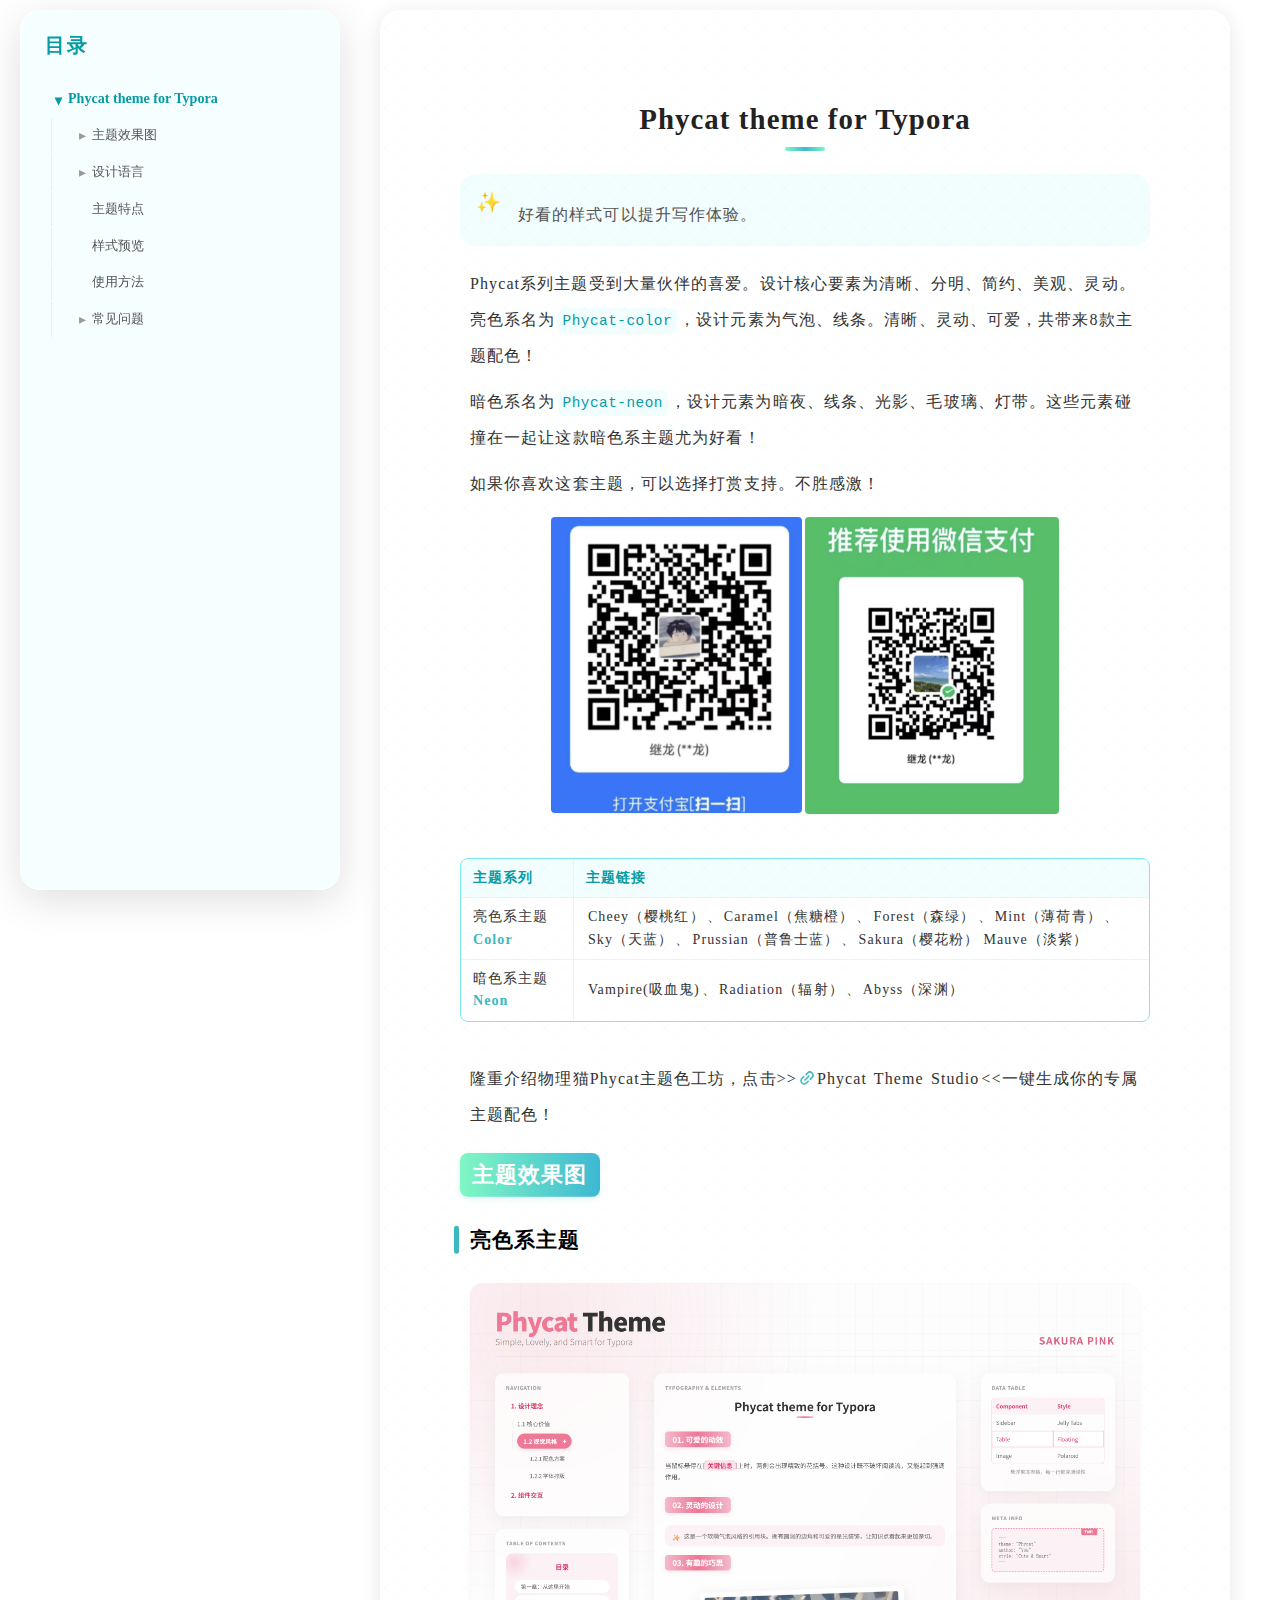
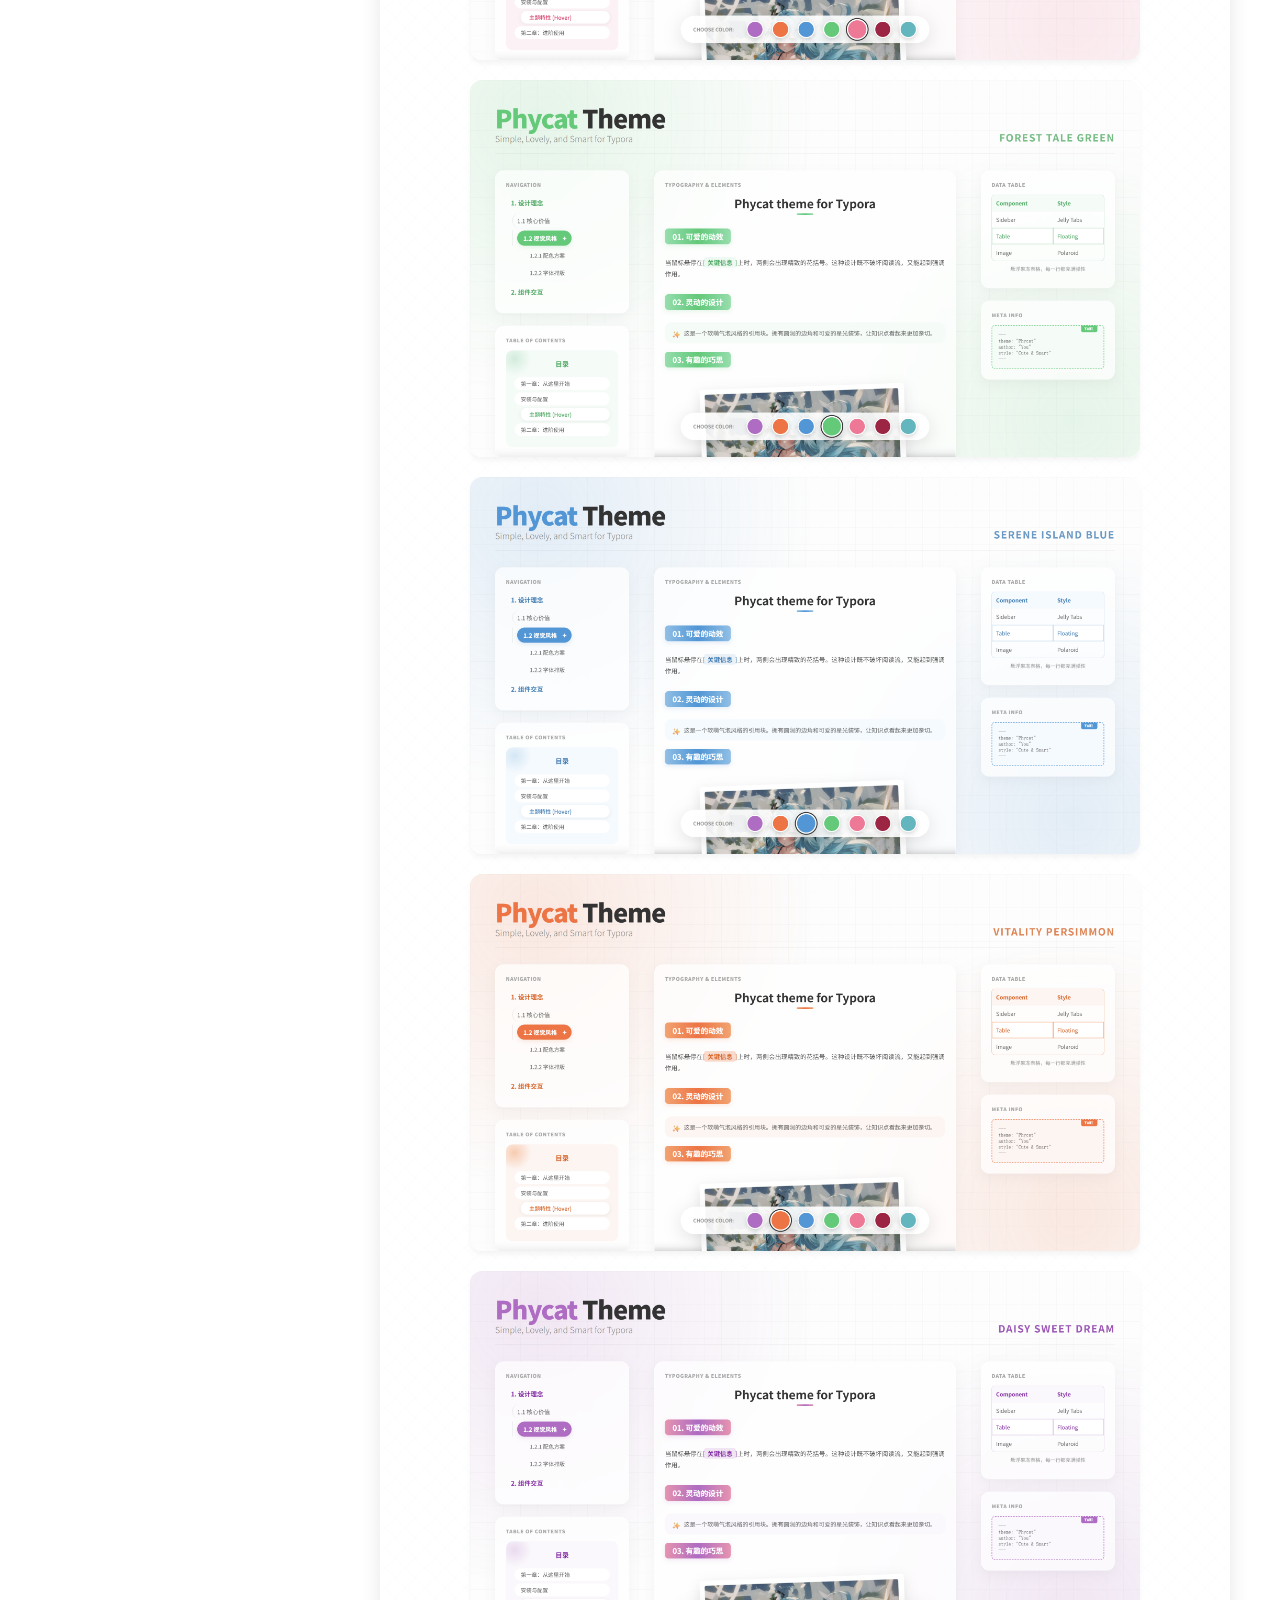
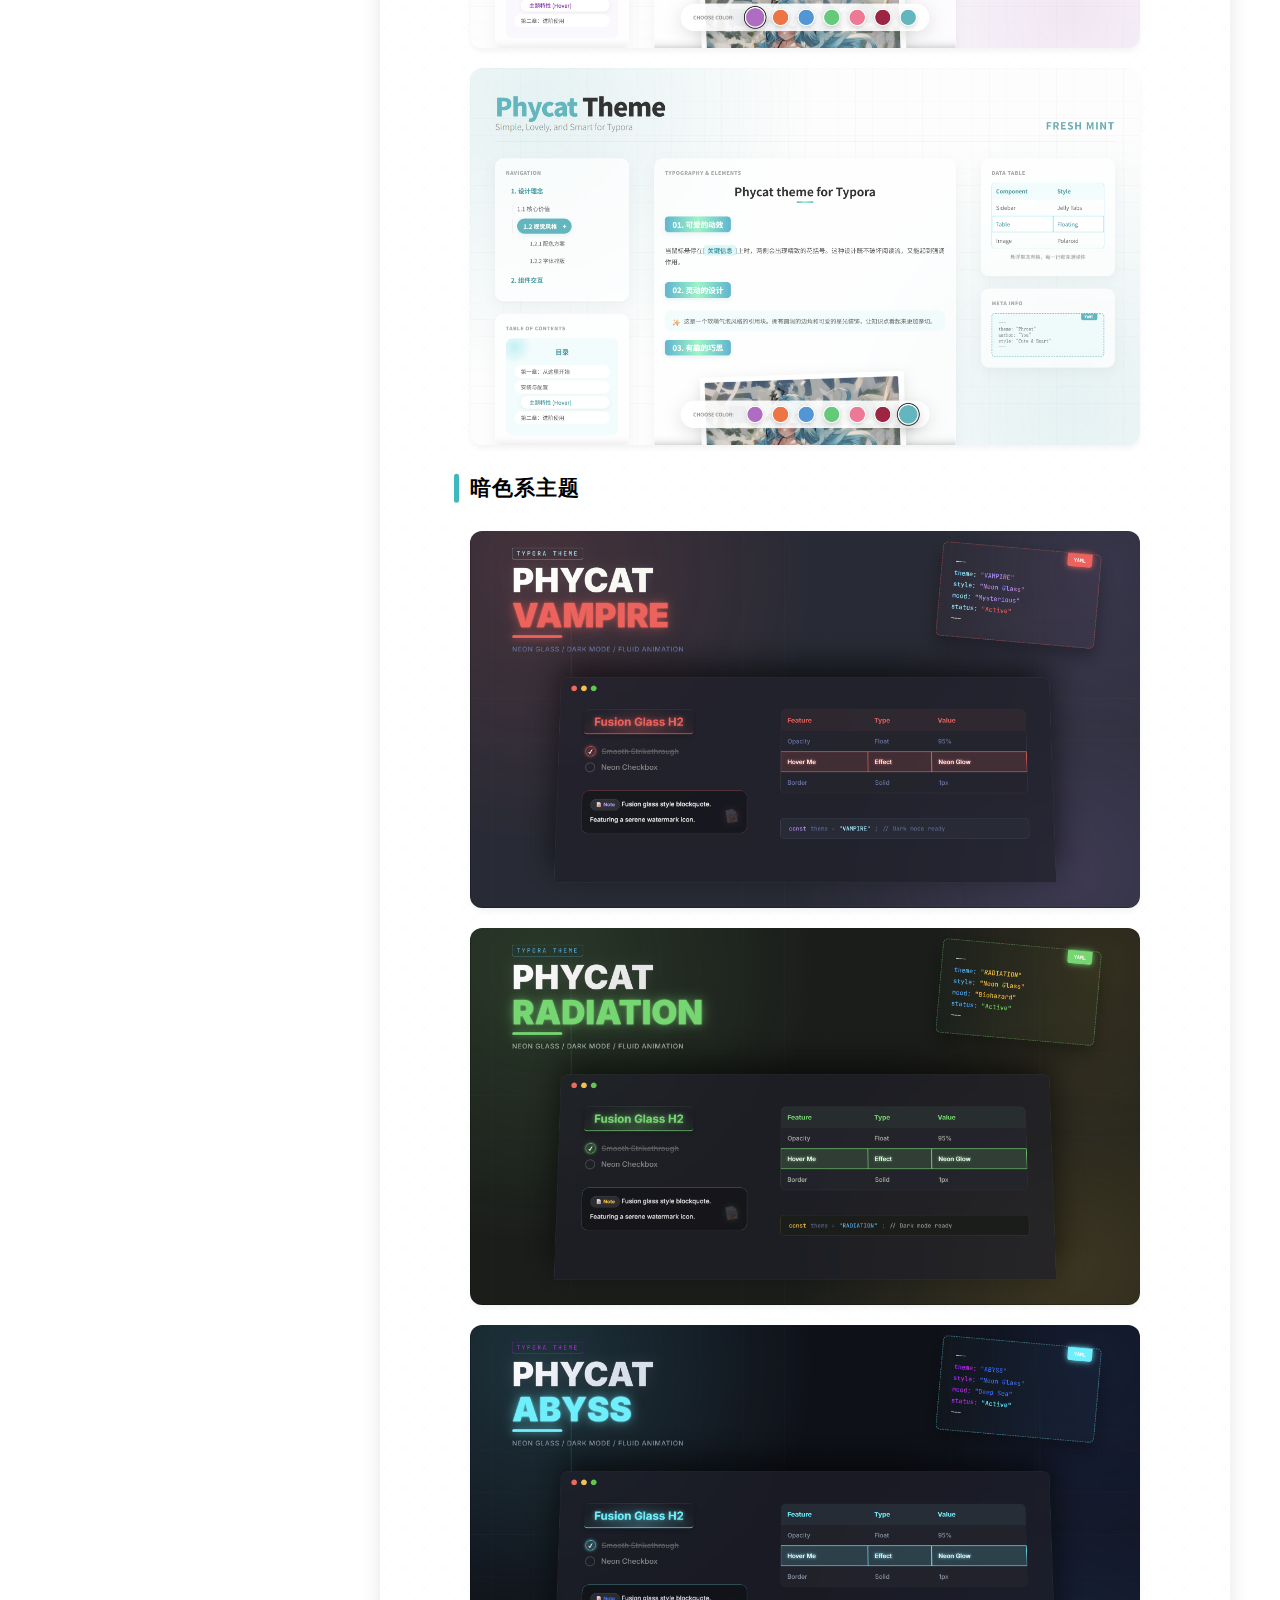
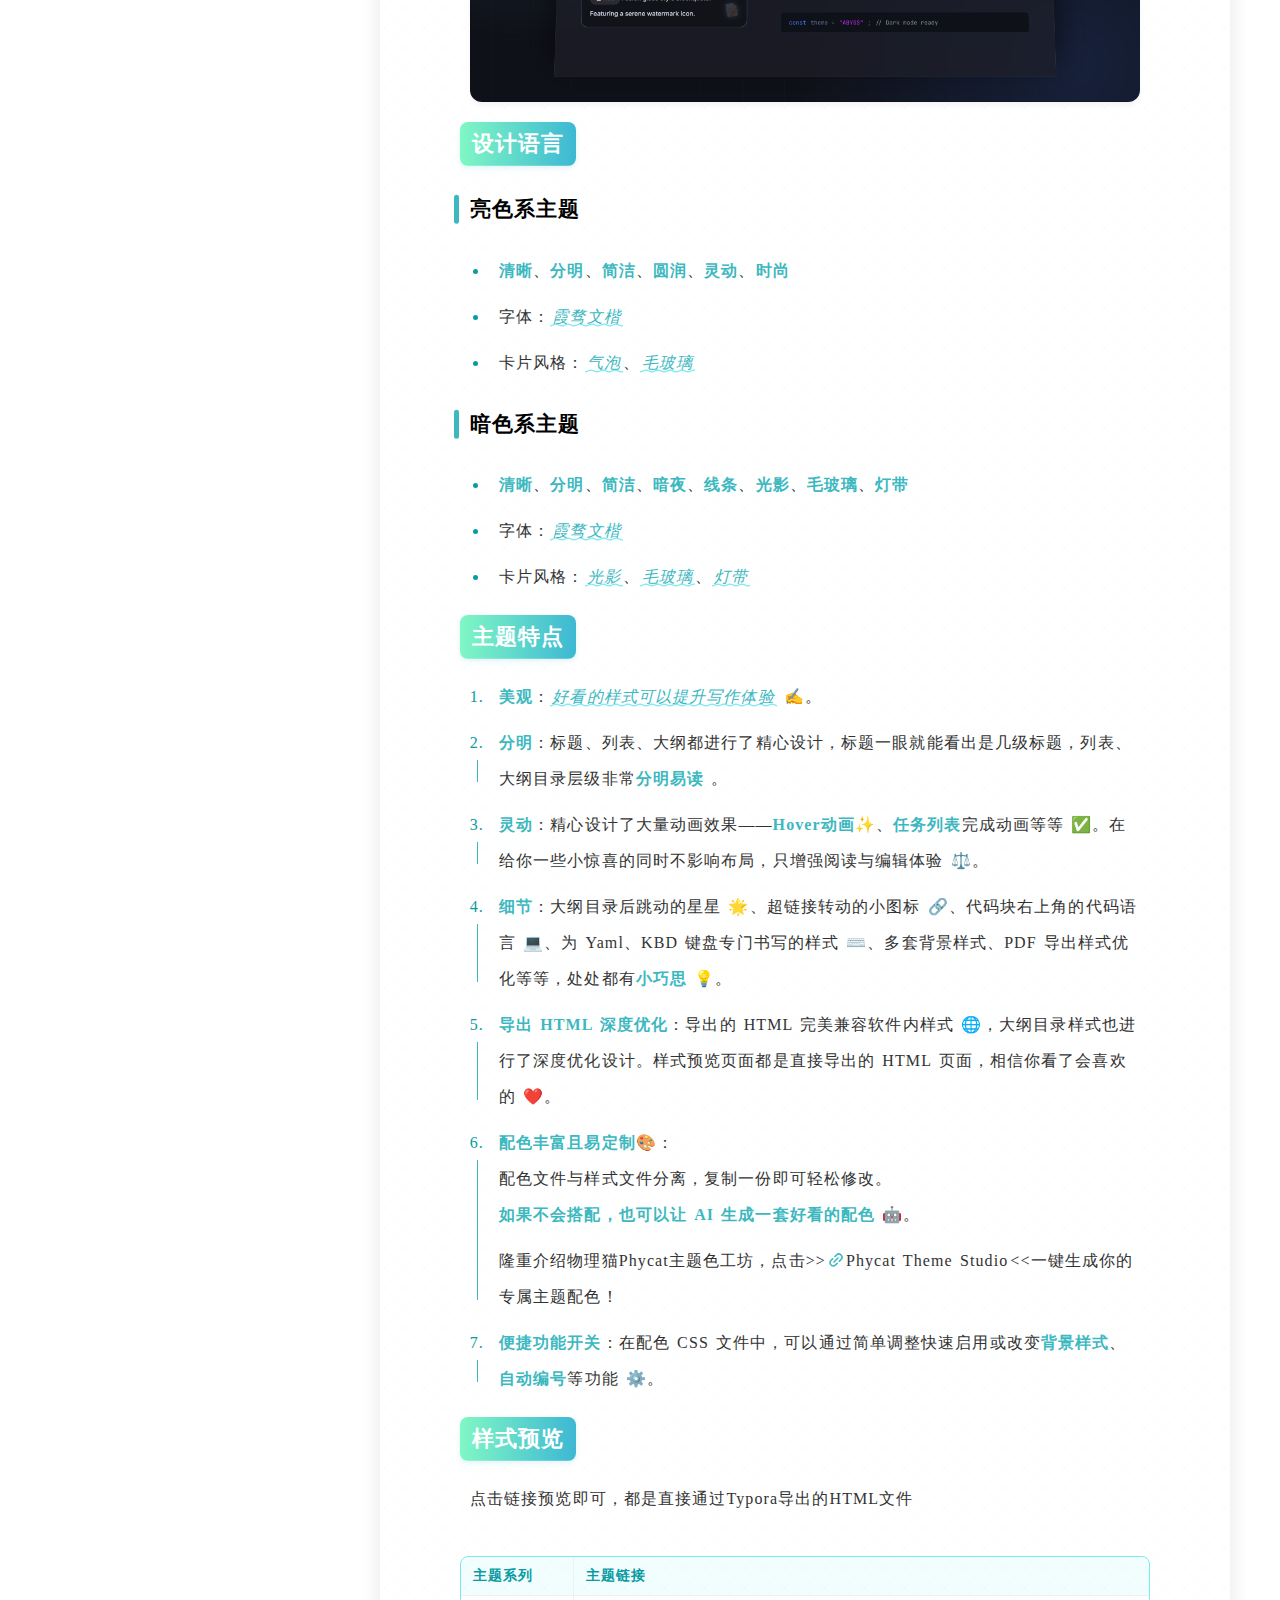
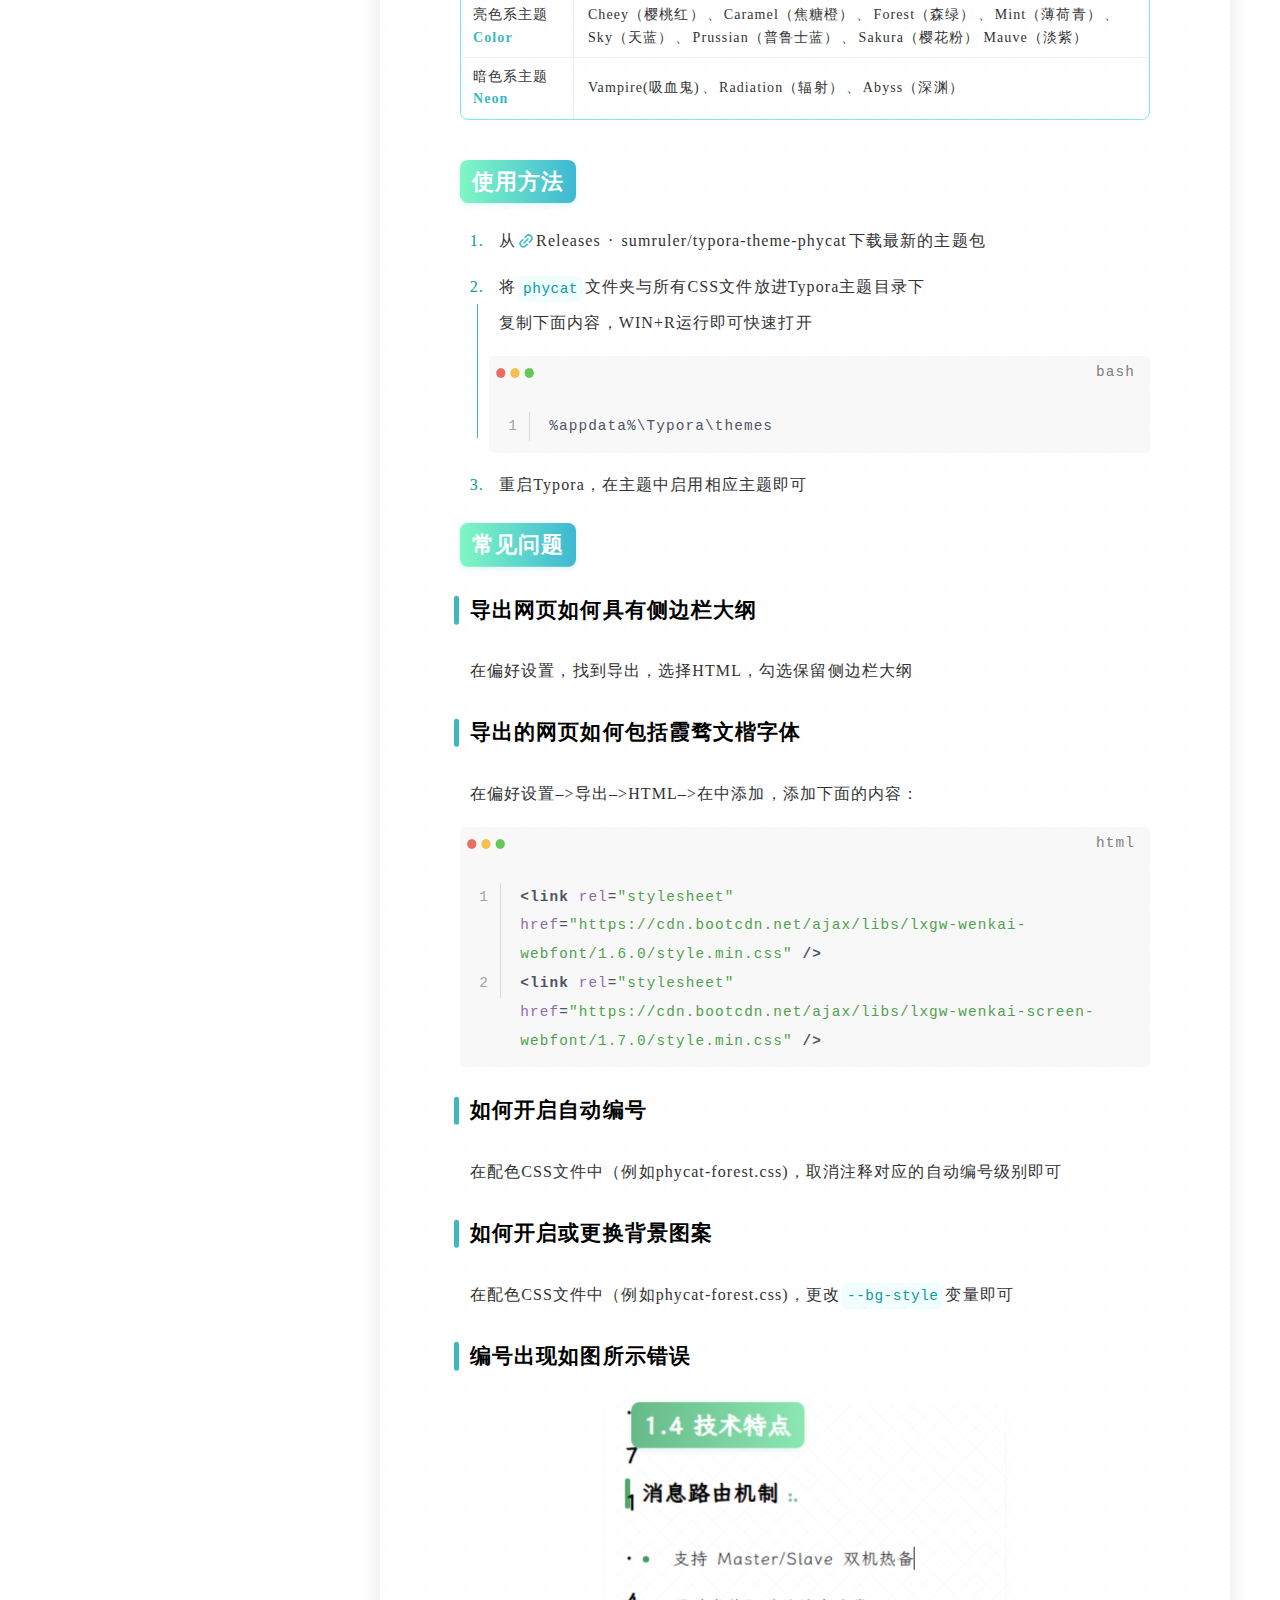
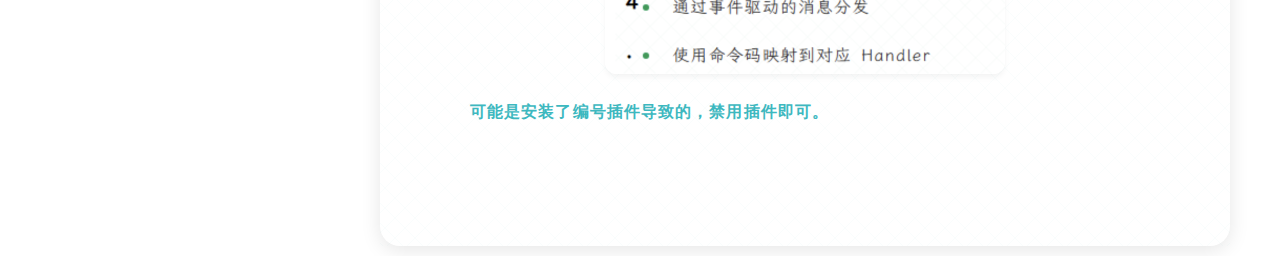
<file: demo/index.html>
<!doctype html>
<html>
<head>
<meta charset='UTF-8'><meta name='viewport' content='width=device-width initial-scale=1'><style type='text/css'>html {overflow-x: initial !important;}</style>
<style type='text/css'  id="style-base">:root { --bg-color: #ffffff; --text-color: #333333; --select-text-bg-color: #B5D6FC; --select-text-font-color: auto; --monospace: "Lucida Console",Consolas,"Courier",monospace; --title-bar-height: 20px; }
.mac-os-11 { --title-bar-height: 28px; }
html { font-size: 14px; background-color: var(--bg-color); color: var(--text-color); font-family: "Helvetica Neue", Helvetica, Arial, "Segoe UI Emoji", "SF Pro", sans-serif; -webkit-font-smoothing: antialiased; }
h1, h2, h3, h4, h5 { white-space: pre-wrap; }
body { margin: 0px; padding: 0px; height: auto; inset: 0px; font-size: 1rem; line-height: 1.42857; overflow-x: hidden; background: inherit; }
iframe { margin: auto; }
a.url { word-break: break-all; }
a:active, a:hover { outline: 0px; }
.in-text-selection, ::selection { text-shadow: none; background: var(--select-text-bg-color); color: var(--select-text-font-color); }
#write { margin: 0px auto; height: auto; width: inherit; word-break: normal; overflow-wrap: break-word; position: relative; white-space: normal; overflow-x: visible; padding-top: 36px; }
#write.first-line-indent p { text-indent: 2em; }
#write.first-line-indent li p, #write.first-line-indent p *, #write.first-line-indent svg * { text-indent: 0px; }
#write.first-line-indent li { margin-left: 2em; }
.for-image #write { padding-left: 8px; padding-right: 8px; }
body.typora-export { padding-left: 30px; padding-right: 30px; }
.typora-export .footnote-line, .typora-export li, .typora-export p { white-space: pre-wrap; }
.typora-export .task-list-item input { pointer-events: none; }
@media screen and (max-width: 500px) {
  body.typora-export { padding-left: 0px; padding-right: 0px; }
  #write { padding-left: 20px; padding-right: 20px; }
}
#write li > figure:last-child { margin-bottom: 0.5rem; }
#write ol, #write ul { position: relative; }
img { max-width: 100%; vertical-align: middle; image-orientation: from-image; }
button, input, select, textarea { color: inherit; font: inherit; }
input[type="checkbox"], input[type="radio"] { line-height: normal; padding: 0px; }
*, ::after, ::before { box-sizing: border-box; }
#write h1, #write h2, #write h3, #write h4, #write h5, #write h6, #write p, #write pre { width: inherit; position: relative; }
#write svg h1, #write svg h2, #write svg h3, #write svg h4, #write svg h5, #write svg h6, #write svg p { position: static; }
.nodeLabel p { padding-right: 2px; padding-left: 2px; }
.typora-export .nodeLabel p { padding-right: 0px; padding-left: 0px; }
foreignobject { overflow: visible; }
p { line-height: inherit; }
h1, h2, h3, h4, h5, h6 { break-after: avoid-page; break-inside: avoid; orphans: 4; }
p { orphans: 4; }
li p { orphans: 1; }
h1 { font-size: 2rem; }
h2 { font-size: 1.8rem; }
h3 { font-size: 1.6rem; }
h4 { font-size: 1.4rem; }
h5 { font-size: 1.2rem; }
h6 { font-size: 1rem; }
.md-math-block, .md-rawblock, h1, h2, h3, h4, h5, h6, p { margin-top: 1rem; margin-bottom: 1rem; }
.hidden { display: none; }
.md-blockmeta { color: rgb(204, 204, 204); font-weight: 700; font-style: italic; }
a { cursor: pointer; }
sup.md-footnote { padding: 2px 4px; background-color: rgba(238, 238, 238, 0.7); color: rgb(85, 85, 85); border-radius: 4px; cursor: pointer; }
sup.md-footnote a, sup.md-footnote a:hover { color: inherit; text-transform: inherit; text-decoration: inherit; }
#write input[type="checkbox"] { cursor: pointer; width: inherit; height: inherit; }
figure { overflow-x: auto; margin: 1.2em 0px; max-width: calc(100% + 16px); padding: 0px; }
figure > table { margin: 0px; }
thead, tr { break-inside: avoid; break-after: auto; }
thead { display: table-header-group; }
table { border-collapse: collapse; border-spacing: 0px; width: 100%; overflow: auto; break-inside: auto; text-align: left; }
table.md-table td { min-width: 32px; }
.CodeMirror-gutters { border-right: 0px; background-color: inherit; }
.CodeMirror-linenumber { user-select: none; }
.CodeMirror { text-align: left; }
.CodeMirror-placeholder { opacity: 0.3; }
.CodeMirror pre { padding: 0px 4px; }
.CodeMirror-lines { padding: 0px; }
div.hr:focus { cursor: none; }
#write pre { white-space: pre-wrap; }
#write.fences-no-line-wrapping pre { white-space: pre; }
#write pre.ty-contain-cm { white-space: normal; }
.CodeMirror-gutters { margin-right: 4px; }
.md-fences { font-size: 0.9rem; display: block; break-inside: avoid; text-align: left; overflow: visible; white-space: pre; background: inherit; position: relative !important; }
.md-fences-adv-panel { width: 100%; margin-top: 10px; text-align: center; padding-top: 0px; padding-bottom: 8px; overflow-x: auto; }
#write .md-fences.mock-cm { white-space: pre-wrap; }
.md-fences.md-fences-with-lineno { padding-left: 0px; }
#write.fences-no-line-wrapping .md-fences.mock-cm { white-space: pre; overflow-x: auto; }
.md-fences.mock-cm.md-fences-with-lineno { padding-left: 8px; }
.CodeMirror-line, twitterwidget { break-inside: avoid; }
svg { break-inside: avoid; }
.footnotes { opacity: 0.8; font-size: 0.9rem; margin-top: 1em; margin-bottom: 1em; }
.footnotes + .footnotes { margin-top: 0px; }
.md-reset { margin: 0px; padding: 0px; border: 0px; outline: 0px; vertical-align: top; background: 0px 0px; text-decoration: none; text-shadow: none; float: none; position: static; width: auto; height: auto; white-space: nowrap; cursor: inherit; -webkit-tap-highlight-color: transparent; line-height: normal; font-weight: 400; text-align: left; box-sizing: content-box; direction: ltr; }
li div { padding-top: 0px; }
blockquote { margin: 1rem 0px; }
li .mathjax-block, li p { margin: 0.5rem 0px; }
li blockquote { margin: 1rem 0px; }
li { margin: 0px; position: relative; }
blockquote > :last-child { margin-bottom: 0px; }
blockquote > :first-child, li > :first-child { margin-top: 0px; }
.footnotes-area { color: rgb(136, 136, 136); margin-top: 0.714rem; padding-bottom: 0.143rem; white-space: normal; }
#write .footnote-line { white-space: pre-wrap; }
@media print {
  body, html { border: 1px solid transparent; height: 99%; break-after: avoid; break-before: avoid; font-variant-ligatures: no-common-ligatures; }
  #write { margin-top: 0px; border-color: transparent !important; padding-top: 0px !important; padding-bottom: 0px !important; }
  .typora-export * { -webkit-print-color-adjust: exact; }
  .typora-export #write { break-after: avoid; }
  .typora-export #write::after { height: 0px; }
  .is-mac table { break-inside: avoid; }
  #write > p:nth-child(1) { margin-top: 0px; }
  .typora-export-show-outline .typora-export-sidebar { display: none; }
  figure { overflow-x: visible; }
}
.footnote-line { margin-top: 0.714em; font-size: 0.7em; }
a img, img a { cursor: pointer; }
pre.md-meta-block { font-size: 0.8rem; min-height: 0.8rem; white-space: pre-wrap; background: rgb(204, 204, 204); display: block; overflow-x: hidden; }
p > .md-image:only-child:not(.md-img-error) img, p > img:only-child { display: block; margin: auto; }
#write.first-line-indent p > .md-image:only-child:not(.md-img-error) img { left: -2em; position: relative; }
p > .md-image:only-child { display: inline-block; width: 100%; }
#write .MathJax_Display { margin: 0.8em 0px 0px; }
.md-math-block { width: 100%; }
.md-math-block:not(:empty)::after { display: none; }
.MathJax_ref { fill: currentcolor; }
[contenteditable="true"]:active, [contenteditable="true"]:focus, [contenteditable="false"]:active, [contenteditable="false"]:focus { outline: 0px; box-shadow: none; }
.md-task-list-item { position: relative; list-style-type: none; }
.task-list-item.md-task-list-item { padding-left: 0px; }
.md-task-list-item > input { position: absolute; top: 0px; left: 0px; margin-left: -1.2em; margin-top: calc(1em - 10px); border: none; }
.math { font-size: 1rem; }
.md-toc { min-height: 3.58rem; position: relative; font-size: 0.9rem; border-radius: 10px; }
.md-toc-content { position: relative; margin-left: 0px; }
.md-toc-content::after, .md-toc::after { display: none; }
.md-toc-item { display: block; color: rgb(65, 131, 196); }
.md-toc-item a { text-decoration: none; }
.md-toc-inner:hover { text-decoration: underline; }
.md-toc-inner { display: inline-block; cursor: pointer; }
.md-toc-h1 .md-toc-inner { margin-left: 0px; font-weight: 700; }
.md-toc-h2 .md-toc-inner { margin-left: 2em; }
.md-toc-h3 .md-toc-inner { margin-left: 4em; }
.md-toc-h4 .md-toc-inner { margin-left: 6em; }
.md-toc-h5 .md-toc-inner { margin-left: 8em; }
.md-toc-h6 .md-toc-inner { margin-left: 10em; }
@media screen and (max-width: 48em) {
  .md-toc-h3 .md-toc-inner { margin-left: 3.5em; }
  .md-toc-h4 .md-toc-inner { margin-left: 5em; }
  .md-toc-h5 .md-toc-inner { margin-left: 6.5em; }
  .md-toc-h6 .md-toc-inner { margin-left: 8em; }
}
a.md-toc-inner { font-size: inherit; font-style: inherit; font-weight: inherit; line-height: inherit; }
.footnote-line a:not(.reversefootnote) { color: inherit; }
.reversefootnote { font-family: ui-monospace, sans-serif; }
.md-attr { display: none; }
.md-fn-count::after { content: "."; }
code, pre, samp, tt { font-family: var(--monospace); }
kbd { margin: 0px 0.1em; padding: 0.1em 0.6em; font-size: 0.8em; color: rgb(36, 39, 41); background: rgb(255, 255, 255); border: 1px solid rgb(173, 179, 185); border-radius: 3px; box-shadow: rgba(12, 13, 14, 0.2) 0px 1px 0px, rgb(255, 255, 255) 0px 0px 0px 2px inset; white-space: nowrap; vertical-align: middle; }
.md-comment { color: rgb(162, 127, 3); opacity: 0.6; font-family: var(--monospace); }
code { text-align: left; vertical-align: initial; }
a.md-print-anchor { white-space: pre !important; border-width: initial !important; border-style: none !important; border-color: initial !important; display: inline-block !important; position: absolute !important; width: 1px !important; right: 0px !important; outline: 0px !important; background: 0px 0px !important; text-decoration: initial !important; text-shadow: initial !important; }
.os-windows.monocolor-emoji .md-emoji { font-family: "Segoe UI Symbol", sans-serif; }
.md-diagram-panel > svg { max-width: 100%; }
[lang="flow"] svg, [lang="mermaid"] svg { max-width: 100%; height: auto; }
[lang="mermaid"] .node text { font-size: 1rem; }
table tr th { border-bottom: 0px; }
video { max-width: 100%; display: block; margin: 0px auto; }
iframe { max-width: 100%; width: 100%; border: none; }
.highlight td, .highlight tr { border: 0px; }
mark { background: rgb(255, 255, 0); color: rgb(0, 0, 0); }
.md-html-inline .md-plain, .md-html-inline strong, mark .md-inline-math, mark strong { color: inherit; }
.md-expand mark .md-meta { opacity: 0.3 !important; }
mark .md-meta { color: rgb(0, 0, 0); }
@media print {
  .typora-export h1, .typora-export h2, .typora-export h3, .typora-export h4, .typora-export h5, .typora-export h6 { break-inside: avoid; }
}
.md-diagram-panel .messageText { stroke: none !important; }
.md-diagram-panel .start-state { fill: var(--node-fill); }
.md-diagram-panel .edgeLabel rect { opacity: 1 !important; }
.md-fences.md-fences-math { font-size: 1em; }
.md-fences-advanced:not(.md-focus) { padding: 0px; white-space: nowrap; border: 0px; }
.md-fences-advanced:not(.md-focus) { background: inherit; }
.mermaid-svg { margin: auto; }
.typora-export-show-outline .typora-export-content { max-width: 1440px; margin: auto; display: flex; flex-direction: row; }
.typora-export-sidebar { width: 300px; font-size: 0.8rem; margin-top: 80px; margin-right: 18px; }
.typora-export-show-outline #write { --webkit-flex: 2; flex: 2 1 0%; }
.typora-export-sidebar .outline-content { position: fixed; top: 0px; max-height: 100%; overflow: hidden auto; padding-bottom: 30px; padding-top: 60px; width: 300px; }
@media screen and (max-width: 1024px) {
  .typora-export-sidebar, .typora-export-sidebar .outline-content { width: 240px; }
}
@media screen and (max-width: 800px) {
  .typora-export-sidebar { display: none; }
}
.outline-content li, .outline-content ul { margin-left: 0px; margin-right: 0px; padding-left: 0px; padding-right: 0px; list-style: none; overflow-wrap: anywhere; }
.outline-content ul { margin-top: 0px; margin-bottom: 0px; }
.outline-content strong { font-weight: 400; }
.outline-expander { width: 1rem; height: 1.42857rem; position: relative; display: table-cell; vertical-align: middle; cursor: pointer; padding-left: 4px; }
.outline-expander::before { content: ""; position: relative; font-family: Ionicons; display: inline-block; font-size: 8px; vertical-align: middle; }
.outline-item { padding-top: 3px; padding-bottom: 3px; cursor: pointer; }
.outline-expander:hover::before { content: ""; }
.outline-h1 > .outline-item { padding-left: 0px; }
.outline-h2 > .outline-item { padding-left: 1em; }
.outline-h3 > .outline-item { padding-left: 2em; }
.outline-h4 > .outline-item { padding-left: 3em; }
.outline-h5 > .outline-item { padding-left: 4em; }
.outline-h6 > .outline-item { padding-left: 5em; }
.outline-label { cursor: pointer; display: table-cell; vertical-align: middle; text-decoration: none; color: inherit; }
.outline-label:hover { text-decoration: underline; }
.outline-item:hover { border-color: rgb(245, 245, 245); background-color: var(--item-hover-bg-color); }
.outline-item:hover { margin-left: -28px; margin-right: -28px; border-left: 28px solid transparent; border-right: 28px solid transparent; }
.outline-item-single .outline-expander::before, .outline-item-single .outline-expander:hover::before { display: none; }
.outline-item-open > .outline-item > .outline-expander::before { content: ""; }
.outline-children { display: none; }
.info-panel-tab-wrapper { display: none; }
.outline-item-open > .outline-children { display: block; }
.typora-export .outline-item { padding-top: 1px; padding-bottom: 1px; }
.typora-export .outline-item:hover { margin-right: -8px; border-right: 8px solid transparent; }
.typora-export .outline-expander::before { content: "+"; font-family: inherit; top: -1px; }
.typora-export .outline-expander:hover::before, .typora-export .outline-item-open > .outline-item > .outline-expander::before { content: "−"; }
.typora-export-collapse-outline .outline-children { display: none; }
.typora-export-collapse-outline .outline-item-open > .outline-children, .typora-export-no-collapse-outline .outline-children { display: block; }
.typora-export-no-collapse-outline .outline-expander::before { content: "" !important; }
.typora-export-show-outline .outline-item-active > .outline-item .outline-label { font-weight: 700; }
.md-inline-math-container mjx-container { zoom: 0.95; }
mjx-container { break-inside: avoid; }
.md-alert.md-alert-note { border-left-color: rgb(9, 105, 218); }
.md-alert.md-alert-important { border-left-color: rgb(130, 80, 223); }
.md-alert.md-alert-warning { border-left-color: rgb(154, 103, 0); }
.md-alert.md-alert-tip { border-left-color: rgb(31, 136, 61); }
.md-alert.md-alert-caution { border-left-color: rgb(207, 34, 46); }
.md-alert { padding: 0px 1em; margin-bottom: 16px; color: inherit; border-left: 0.25em solid rgb(0, 0, 0); }
.md-alert-text-note { color: rgb(9, 105, 218); }
.md-alert-text-important { color: rgb(130, 80, 223); }
.md-alert-text-warning { color: rgb(154, 103, 0); }
.md-alert-text-tip { color: rgb(31, 136, 61); }
.md-alert-text-caution { color: rgb(207, 34, 46); }
.md-alert-text { font-size: 0.9rem; font-weight: 700; }
.md-alert-text svg { fill: currentcolor; position: relative; top: 0.125em; margin-right: 1ch; overflow: visible; }
.md-alert-text-container::after { content: attr(data-text); text-transform: capitalize; pointer-events: none; margin-right: 1ch; }

</style>
<style type='text/css'  id="style-codemirror">.CodeMirror { height: auto; }
.CodeMirror.cm-s-inner { background: inherit; }
.CodeMirror-scroll { overflow: auto hidden; z-index: 3; }
.CodeMirror-gutter-filler, .CodeMirror-scrollbar-filler { background-color: rgb(255, 255, 255); }
.CodeMirror-gutters { border-right: 1px solid rgb(221, 221, 221); background: inherit; white-space: nowrap; }
.CodeMirror-linenumber { padding: 0px 3px 0px 5px; text-align: right; color: rgb(153, 153, 153); }
.cm-s-inner .cm-keyword { color: rgb(119, 0, 136); }
.cm-s-inner .cm-atom, .cm-s-inner.cm-atom { color: rgb(34, 17, 153); }
.cm-s-inner .cm-number { color: rgb(17, 102, 68); }
.cm-s-inner .cm-def { color: rgb(0, 0, 255); }
.cm-s-inner .cm-variable { color: rgb(0, 0, 0); }
.cm-s-inner .cm-variable-2 { color: rgb(0, 85, 170); }
.cm-s-inner .cm-variable-3 { color: rgb(0, 136, 85); }
.cm-s-inner .cm-string { color: rgb(170, 17, 17); }
.cm-s-inner .cm-property { color: rgb(0, 0, 0); }
.cm-s-inner .cm-operator { color: rgb(152, 26, 26); }
.cm-s-inner .cm-comment, .cm-s-inner.cm-comment { color: rgb(170, 85, 0); }
.cm-s-inner .cm-string-2 { color: rgb(255, 85, 0); }
.cm-s-inner .cm-meta { color: rgb(85, 85, 85); }
.cm-s-inner .cm-qualifier { color: rgb(85, 85, 85); }
.cm-s-inner .cm-builtin { color: rgb(51, 0, 170); }
.cm-s-inner .cm-bracket { color: rgb(153, 153, 119); }
.cm-s-inner .cm-tag { color: rgb(17, 119, 0); }
.cm-s-inner .cm-attribute { color: rgb(0, 0, 204); }
.cm-s-inner .cm-header, .cm-s-inner.cm-header { color: rgb(0, 0, 255); }
.cm-s-inner .cm-quote, .cm-s-inner.cm-quote { color: rgb(0, 153, 0); }
.cm-s-inner .cm-hr, .cm-s-inner.cm-hr { color: rgb(153, 153, 153); }
.cm-s-inner .cm-link, .cm-s-inner.cm-link { color: rgb(0, 0, 204); }
.cm-negative { color: rgb(221, 68, 68); }
.cm-positive { color: rgb(34, 153, 34); }
.cm-header, .cm-strong { font-weight: 700; }
.cm-del { text-decoration: line-through; }
.cm-em { font-style: italic; }
.cm-link { text-decoration: underline; }
.cm-error { color: red; }
.cm-invalidchar { color: red; }
.cm-constant { color: rgb(38, 139, 210); }
.cm-defined { color: rgb(181, 137, 0); }
div.CodeMirror span.CodeMirror-matchingbracket { color: rgb(0, 255, 0); }
div.CodeMirror span.CodeMirror-nonmatchingbracket { color: rgb(255, 34, 34); }
.cm-s-inner .CodeMirror-activeline-background { background: inherit; }
.CodeMirror { position: relative; overflow: hidden; }
.CodeMirror-scroll { height: 100%; outline: 0px; position: relative; box-sizing: content-box; background: inherit; }
.CodeMirror-sizer { position: relative; }
.CodeMirror-gutter-filler, .CodeMirror-hscrollbar, .CodeMirror-scrollbar-filler, .CodeMirror-vscrollbar { position: absolute; z-index: 6; display: none; outline: 0px; }
.CodeMirror-vscrollbar { right: 0px; top: 0px; overflow: hidden; }
.CodeMirror-hscrollbar { bottom: 0px; left: 0px; overflow: auto hidden; }
.CodeMirror-scrollbar-filler { right: 0px; bottom: 0px; }
.CodeMirror-gutter-filler { left: 0px; bottom: 0px; }
.CodeMirror-gutters { position: absolute; left: 0px; top: 0px; padding-bottom: 10px; z-index: 3; overflow-y: hidden; }
.CodeMirror-gutter { white-space: normal; height: 100%; box-sizing: content-box; padding-bottom: 30px; margin-bottom: -32px; display: inline-block; }
.CodeMirror-gutter-wrapper { position: absolute; z-index: 4; background: 0px 0px !important; border: none !important; }
.CodeMirror-gutter-background { position: absolute; top: 0px; bottom: 0px; z-index: 4; }
.CodeMirror-gutter-elt { position: absolute; cursor: default; z-index: 4; }
.CodeMirror-lines { cursor: text; }
.CodeMirror pre { border-radius: 0px; border-width: 0px; background: 0px 0px; font-family: inherit; font-size: inherit; margin: 0px; white-space: pre; overflow-wrap: normal; color: inherit; z-index: 2; position: relative; overflow: visible; }
.CodeMirror-wrap pre { overflow-wrap: break-word; white-space: pre-wrap; word-break: normal; }
.CodeMirror-code pre { border-right: 30px solid transparent; width: fit-content; }
.CodeMirror-wrap .CodeMirror-code pre { border-right: none; width: auto; }
.CodeMirror-linebackground { position: absolute; inset: 0px; z-index: 0; }
.CodeMirror-linewidget { position: relative; z-index: 2; overflow: auto; }
.CodeMirror-wrap .CodeMirror-scroll { overflow-x: hidden; }
.CodeMirror-measure { position: absolute; width: 100%; height: 0px; overflow: hidden; visibility: hidden; }
.CodeMirror-measure pre { position: static; }
.CodeMirror div.CodeMirror-cursor { position: absolute; visibility: hidden; border-right: none; width: 0px; }
.CodeMirror div.CodeMirror-cursor { visibility: hidden; }
.CodeMirror-focused div.CodeMirror-cursor { visibility: inherit; }
.cm-searching { background: rgba(255, 255, 0, 0.4); }
span.cm-underlined { text-decoration: underline; }
span.cm-strikethrough { text-decoration: line-through; }
.cm-tw-syntaxerror { color: rgb(255, 255, 255); background-color: rgb(153, 0, 0); }
.cm-tw-deleted { text-decoration: line-through; }
.cm-tw-header5 { font-weight: 700; }
.cm-tw-listitem:first-child { padding-left: 10px; }
.cm-tw-box { border-style: solid; border-right-width: 1px; border-bottom-width: 1px; border-left-width: 1px; border-color: inherit; border-top-width: 0px !important; }
.cm-tw-underline { text-decoration: underline; }
@media print {
  .CodeMirror div.CodeMirror-cursor { visibility: hidden; }
}

</style>
<style type='text/css'  id="style-theme_css">html {
  font-size: 16px;
  font-family: "LXGW WenKai";
}


/* 软件内部Markdown样式 */
#write {
  max-width: 950px;
  margin: 0 auto;
  padding: 15px;
  line-height: 2.25;
  color: #000;
  letter-spacing: 1.1px;
  word-break: break-word;
  word-wrap: break-word;
  text-align: left;
  position: relative;
  z-index: 0;
}

/* 新增：使用伪元素实现遮罩背景 */
#write::before {
  content: "";
  position: absolute;
  top: 0;
  left: 0;
  right: 0;
  bottom: 0;
  pointer-events: none;
  z-index: -1;
  background-color: var(--element-color);
  opacity: 0.12;
  -webkit-mask-image: var(--bg-style);
  mask-image: var(--bg-style);
  -webkit-mask-size: 20px 20px;
  mask-size: 20px 20px;
  -webkit-mask-repeat: repeat;
  mask-repeat: repeat;
  -webkit-mask-position: center;
  mask-position: center;
}

#write p {
  color: #333;
  margin: 10px 10px;
  font-family: Optima-Regular, Optima, "LXGW WenKai", PingFangSC-light, PingFangTC-light,
    "PingFang SC", Cambria, Cochin, Georgia, Times, "Times New Roman", serif;
  font-size: 1rem;
  word-spacing: 2px;
}

#write h3.md-heading:after,
h4.md-heading:after,
h5.md-heading:after,
h6.md-heading:after {
  content: " ";
  display: inline-block;
  height: 2em;
  width: 2em;
  vertical-align: top;
  margin-left: -2px;
  background-color: var(--element-color-shallow);
  -webkit-mask-repeat: no-repeat;
  -webkit-mask-position: center;
  -webkit-mask-size: 24px 24px;
  mask-repeat: no-repeat;
  mask-position: center;
  mask-size: 24px 24px;
}

#write h3.md-heading:after {
  -webkit-mask-image: var(--h3-icon-shape);
  mask-image: var(--h3-icon-shape);
}

#write h4.md-heading:after {
  -webkit-mask-image: var(--h4-icon-shape);
  mask-image: var(--h4-icon-shape);
}

#write h5.md-heading:after {
  -webkit-mask-image: var(--h5-icon-shape);
  mask-image: var(--h5-icon-shape);
}

#write h6.md-heading:after {
  -webkit-mask-image: var(--h6-icon-shape);
  mask-image: var(--h6-icon-shape);
}

/* ================= H1 标题样式优化 (方案 1: 经典短线 - 常驻显示 - 修复编辑bug) ================= */

#write h1 {
    text-align: center;
    font-size: 1.8rem;
    font-weight: bold;
    margin: 1em auto 0.8em;
    line-height: 1.4;
    
    /* [关键修复] 使用 fit-content 代替 table */
    /* table 属性会导致空标题在编辑模式下无法获取光标焦点 */
    /* fit-content 既能实现宽度自适应，又能保持正常的编辑体验 */
    width: fit-content; 
    
    /* [修复 Bug] 添加最小宽度和最小高度，确保空内容时也有足够大的点击区域 */
    min-width: 120px;
    min-height: 1.4em; /* 确保有一行文字的高度 */
    
    color: #222;
    position: relative;
    padding-bottom: 12px; /* 增加底部空间给线条 */
    
    transition: color 0.3s ease, transform 0.3s ease;
    border-bottom: none; /* 清除默认下划线 */
}

/* 底部线条 (伪元素) */
#write h1::after {
    content: '';
    position: absolute;
    bottom: 0;
    left: 50%;
    
    /* [核心设计] 初始宽度：40px (常驻精致短线) */
    width: 40px; 
    height: 4px;
    border-radius: 4px;
    
    /* [优化] 使用主题定义的 H2 渐变背景 (色彩饱满且对称) */
    background: var(--head-title-h2-background);
    background-size: 100% auto; 
    
    /* 居中定位 */
    transform: translateX(-50%);
    
    /* 动效过渡 */
    transition: width 0.4s cubic-bezier(0.25, 0.8, 0.25, 1);
}

/* Hover 交互效果 */
/* 只有当标题没有处于输入焦点时，悬停才上浮 */
#write h1:not(.md-focus):hover {
  color: var(--head-title-color);
  transform: translateY(-2px);
}

#write h1:hover::after {
    /* Hover 时展开至 100% */
    width: 100%; 
}
/* H2 */
#write h2 {
  color: var(--head-title-h2-color);
  font-size: 1.4rem;
  line-height: 1.5;
  width: fit-content;
  font-weight: bold;
  margin: 20px 0;
  padding: 5px 12px;
  border-radius: 8px;
  background: var(--head-title-h2-background);
  background-size: 200% auto;
  background-position: 0% center;
  box-shadow: 0 2px 5px rgba(61, 184, 211, 0.15);
  transition: background-position 0.5s ease-out, transform 0.4s ease, box-shadow 0.4s ease;
}

#write h2:hover {
  background-position: 100% center;
  transform: scale(1.01);
  box-shadow: 0 8px 20px rgba(61, 184, 211, 0.35);
}

/* H3 */
#write h3 {
  position: relative;
  width: fit-content;
  margin: 20px 0;
  text-align: left;
  font-size: 1.3rem;
  padding-left: 10px;
  transition: all 0.3s cubic-bezier(0.25, 0.8, 0.25, 1);
}

#write h3 {
  position: relative;
  width: fit-content;
  margin: 20px 0;
  text-align: left;
  font-size: 1.3rem;
  padding-left: 10px;
  transition: all 0.3s cubic-bezier(0.25, 0.8, 0.25, 1);
}

#write h3::before {
  content: '';
  position: absolute;
  left: -6px;
  top: 50%;
  transform: translateY(-50%);
  width: 5px;
  height: 61%;
  border-radius: 4px;
  background-color: var(--head-title-color);
  transition: all 0.3s cubic-bezier(0.25, 0.8, 0.25, 1);
}

#write h3 span {
  border-bottom: 2px hidden var(--head-title-color);
  transition: color 0.3s ease;
}

#write h3:hover {
  padding-left: 18px;
  color: var(--head-title-color);
  cursor: pointer;
}

#write h3:hover::before {
  height: 66%;
  background-color: var(--head-title-color);
  width: 7px;
}

/* H4~H6 */
#write h4,
#write h5,
#write h6 {
  transition: color 0.3s ease, transform 0.3s ease;
}

#write h4::before,
#write h5::before,
#write h6::before {
  transition: all 0.3s cubic-bezier(0.34, 1.56, 0.64, 1);
}

/* H4 */
#write h4 {
  margin: 20px 0;
  font-size: 1.15rem;
  text-align: left;
}

#write h4::before {
  content: "";
  margin-right: 7px;
  display: inline-block;
  background-color: var(--head-title-color);
  width: 10px;
  height: 10px;
  border-radius: 100%;
  border: var(--head-title-color) 1px solid;
  vertical-align: inherit;
}

#write h4:hover::before {
  transform: scale(1.3);
  box-shadow: 0 0 0 4px var(--element-color-soo-shallow);
}

/* H5 */
#write h5 {
  margin: 23px 0;
  font-size: 1.1rem;
  text-align: left;
}

#write h5::before {
  content: "";
  margin-right: 7px;
  display: inline-block;
  background-color: #ffffff;
  width: 10px;
  height: 10px;
  border-radius: 100%;
  border: var(--head-title-color) 2px solid;
  vertical-align: inherit;
  box-sizing: border-box;
}

#write h5:hover::before {
  background-color: var(--head-title-color);
  transform: scale(1.2);
  box-shadow: 0 0 0 3px var(--element-color-soo-shallow);
}

/* H6 */
#write h6 {
  margin: 23px 0;
  font-size: 1.1rem;
  text-align: left;
}

#write h6::before {
  content: "-";
  color: var(--head-title-color);
  margin-right: 7px;
  display: inline-block;
  vertical-align: inherit;
}

#write h6:hover::before {
  transform: scaleX(1.8) translateX(1px);
  font-weight: bold;
}

#write h4:hover,
#write h5:hover,
#write h6:hover {
  color: var(--element-color-deep);
  transform: translateX(6px);
}

#write {
  counter-reset: h1;
}

h1 {
  counter-reset: h2;
}

h2 {
  counter-reset: h3;
}

h3 {
  counter-reset: h4;
}

h4 {
  counter-reset: h5;
}

h5 {
  counter-reset: h6;
}

.sidebar-content {
  counter-reset: h1
}

.outline-content {
  counter-reset: h1
}

.outline-h1 {
  counter-reset: h2
}

.outline-h2 {
  counter-reset: h3
}

.outline-h3 {
  counter-reset: h4
}

.outline-h4 {
  counter-reset: h5
}

.outline-h5 {
  counter-reset: h6
}



.md-toc-content {
  counter-reset: h1toc
}

.md-toc-h1 {
  counter-reset: h2toc
}

.md-toc-h2 {
  counter-reset: h3toc
}

.md-toc-h3 {
  counter-reset: h4toc
}

.md-toc-h4 {
  counter-reset: h5toc
}

.md-toc-h5 {
  counter-reset: h6toc
}


#write h1:before {
  counter-increment: h1;
  content: var(--autonum-h1);
}

#outline-content li.outline-h1>div>span.outline-label:before {
  counter-increment: h1;
  content: var(--autonum-h1);
}

.outline-content .outline-h1>.outline-item>.outline-label:before {
  counter-increment: h1;
  content: var(--autonum-h1);
}

#write span.md-toc-item.md-toc-h1>a:before {
  counter-increment: h1toc;
  content: var(--autonum-h1toc);
}

#write h2:before {
  counter-increment: h2;
  content: var(--autonum-h2);
  color: var(--head-title-h2-color);
}

.outline-content .outline-h2>.outline-item>.outline-label:before {
  counter-increment: h2;
  content: var(--autonum-h2);
}

li.outline-h2>div>a.outline-label:before {
  counter-increment: h2;
  content: var(--autonum-h2);
}

#write span.md-toc-item.md-toc-h2>a:before {
  counter-increment: h2toc;
  content: var(--autonum-h2toc);
}


#write h3>span:first-of-type::before {
  counter-increment: h3;
  content: var(--autonum-h3);
  color: var(--element-color);
}

#outline-content li.outline-h3>div>span.outline-label:before {
  counter-increment: h3;
  content: var(--autonum-h3);
}

.outline-content .outline-h3>.outline-item>.outline-label:before {
  counter-increment: h3;
  content: var(--autonum-h3);
}

#write span.md-toc-item.md-toc-h3>a:before {
  counter-increment: h3toc;
  content: var(--autonum-h3toc);
}


#write h4>span:first-of-type::before {
  counter-increment: h4;
  content: var(--autonum-h4);
  color: var(--element-color);
}

#outline-content li.outline-h4>div>span.outline-label:before {
  counter-increment: h4;
  content: var(--autonum-h4);
}

.outline-content .outline-h4>.outline-item>.outline-label:before {
  counter-increment: h4;
  content: var(--autonum-h4);
}

#write span.md-toc-item.md-toc-h4>a:before {
  counter-increment: h4toc;
  content: var(--autonum-h4toc);
}


#write h5>span:first-of-type::before {
  counter-increment: h5;
  content: var(--autonum-h5);
  color: var(--element-color);
}

#outline-content li.outline-h5>div>span.outline-label:before {
  counter-increment: h5;
  content: var(--autonum-h5);
}

.outline-content .outline-h5>.outline-item>.outline-label:before {
  counter-increment: h5;
  content: var(--autonum-h5);
}

#write span.md-toc-item.md-toc-h5>a:before {
  counter-increment: h5toc;
  content: var(--autonum-h5toc);
}


#write h6>span:first-of-type::before {
  counter-increment: h6;
  content: var(--autonum-h6);
  color: var(--element-color);
}

#outline-content li.outline-h6>div>span.outline-label:before {
  counter-increment: h6;
  content: var(--autonum-h6);
}

.outline-content .outline-h6>.outline-item>.outline-label:before {
  counter-increment: h6;
  content: var(--autonum-h6);
}

#write span.md-toc-item.md-toc-h6>a:before {
  counter-increment: h6toc;
  content: var(--autonum-h6toc);
}


/* 列表 */
::marker {
  color: var(--element-color-deep);
}

li.md-list-item {
  margin: 0.4rem 0;
}

#write ul,
#write ol {
  margin-top: 0px;
  margin-left: 16px;
  margin-bottom: 8px;
  padding-left: 13px;
}

#write em {
  padding: 0 3px 0 0;
}

#write ul {
  list-style-type: disc;
}

#write ul ul {
  list-style-type: circle;
}

#write ul ul ul {
  list-style-type: square;
}

#write ol {
  list-style-type: decimal;
}

#write ol ol {
  list-style-type: lower-alpha;
}

#write ol ol ol {
  list-style-type: lower-roman;
}

#write li section {
  margin-top: 5px;
  margin-bottom: 5px;
  line-height: 1.7rem;
  text-align: justify;
  color: #000000;
  font-weight: 500;
}

#write li:before {
  content: "";
  height: calc(100% - 50px);
  top: 35px;
  position: absolute;
  border-left: 0.5px solid var(--element-color);
  left: -12.5px;
}

/* 任务列表样式 */

#write .task-list-item input {
  appearance: none;
  -webkit-appearance: none;
  width: 1.3rem;
  height: 1.3rem;
  position: absolute;
  top: 3px;
  left: -22px;
  outline: none;
  cursor: pointer;
  z-index: 1;
}

#write .task-list-item input::before {
  content: '';
  display: block;
  position: absolute;
  top: -2px;
  left: 18px;
  width: 100%;
  height: 100%;
  border-radius: 50%;
  border: 1px solid var(--element-color-deep, #ffa531);
  background: #fff;
  transition: all 0.4s cubic-bezier(0.5, 1.6, 0.4, 0.7);
  box-sizing: border-box;
}

#write .task-list-item input::after {
  content: '';
  display: block;
  position: absolute;
  top: 40%;
  left: 138%;
  width: 0.35rem;
  height: 0.65rem;
  border: solid #fff;
  border-width: 0 2.5px 2.5px 0;
  transform: translate(-50%, -60%) rotate(45deg) scale(1);
  transition: all 0.3s cubic-bezier(0.5, 1.6, 0.4, 0.7);
  opacity: 0;
}

#write .task-list-item input:checked::before {
  background: var(--element-color, #ffc000);
  border-color: var(--element-color, #ffc000);
  transform: scale(1.05);
  animation: task-pulse 0.4s forwards;
}

@keyframes task-pulse {
  0% {
    transform: scale(1);
  }

  50% {
    transform: scale(1.15);
  }

  100% {
    transform: scale(1);
  }
}

#write .task-list-item input:checked::after {
  opacity: 1;
  transform: translate(-50%, -60%) rotate(45deg) scale(1);
}

#write .task-list-item input[type="checkbox"]+p span,
#write .task-list-item input[type="checkbox"]+span {
  position: relative;
  display: inline;
  -webkit-box-decoration-break: clone;
  box-decoration-break: clone;
  transition: color 0.4s ease;
  background-image: linear-gradient(currentColor, currentColor);
  background-position: 0% 50%;
  background-size: 0% 1.5px;
  background-repeat: no-repeat;
  transition: background-size 0.4s cubic-bezier(0.25, 0.8, 0.25, 1), color 0.4s;
}

#write .task-list-item input[type="checkbox"]:checked+p span,
#write .task-list-item input[type="checkbox"]:checked+span {
  color: #bbb;
  background-size: 100% 1.5px;
}

#write li.task-list-item {
  position: relative;
}


/* 引用 */

#write blockquote {
  position: relative;
  margin: 20px 0;
  padding: 18px 20px 18px 48px;
  background-color: var(--element-color-soo-shallow);
  border: none;
  border-radius: 16px;
  color: #555;
  line-height: 1.6;
  transition: transform 0.3s cubic-bezier(0.34, 1.56, 0.64, 1), background-color 0.3s ease;
}

/* 图标装饰 (可以把 content 里的 ✨ 换成 💡, 📝, 📌 等) */
#write blockquote::before {
  content: "✨";
  position: absolute;
  left: 16px;
  top: 18px;
  font-size: 20px;
  line-height: 1;
  font-family: "Segoe UI Emoji", "Apple Color Emoji", "Noto Color Emoji", sans-serif;
}

#write blockquote p {
  color: #555;
  margin-bottom: 0.5em;
}

#write blockquote p:last-child {
  margin-bottom: 0;
}

#write blockquote:hover {
  transform: scale(1.02);
}

/* 超链接 */
#write a {
  color: #333;
  text-decoration: none;
  font-weight: 500;
  padding: 2px 4px;
  margin: 0 -2px;
  border-radius: 4px;
  background: transparent;
  border-bottom: none;
  transition: all 0.2s ease;
}

#write p a:not(.md-toc-inner)::before {
  content: '';
  display: inline-block;
  width: 1em;
  height: 1em;
  margin-right: 2px;
  vertical-align: -0.15em;
  background-color: var(--element-color);
  -webkit-mask: url("data:image/svg+xml;charset=utf-8,%3Csvg xmlns='http://www.w3.org/2000/svg' viewBox='0 0 1024 1024'%3E%3Cpath d='M477.934459 330.486594A50.844091 50.844091 0 0 1 406.752731 258.796425L512 152.532274a254.220457 254.220457 0 0 1 359.467726 359.467726L762.66137 618.772592a50.844091 50.844091 0 1 1-71.690168-71.690169l106.772591-106.772592a152.532274 152.532274 0 0 0-215.578947-215.578947z m70.164846 361.501489A50.844091 50.844091 0 1 1 619.789474 762.66137l-107.281033 107.281033A254.220457 254.220457 0 0 1 152.532274 512L259.813307 406.752731a50.844091 50.844091 0 1 1 72.19861 69.656405l-107.789474 107.281033a152.532274 152.532274 0 0 0 215.578947 215.578947z m-126.601788-16.77855a50.844091 50.844091 0 1 1-71.690168-71.690169l251.678252-251.678252a50.844091 50.844091 0 0 1 71.690169 71.690169z'/%3E%3C/svg%3E") no-repeat center / contain;
  mask: url("data:image/svg+xml;charset=utf-8,%3Csvg xmlns='http://www.w3.org/2000/svg' viewBox='0 0 1024 1024'%3E%3Cpath d='M477.934459 330.486594A50.844091 50.844091 0 0 1 406.752731 258.796425L512 152.532274a254.220457 254.220457 0 0 1 359.467726 359.467726L762.66137 618.772592a50.844091 50.844091 0 1 1-71.690168-71.690169l106.772591-106.772592a152.532274 152.532274 0 0 0-215.578947-215.578947z m70.164846 361.501489A50.844091 50.844091 0 1 1 619.789474 762.66137l-107.281033 107.281033A254.220457 254.220457 0 0 1 152.532274 512L259.813307 406.752731a50.844091 50.844091 0 1 1 72.19861 69.656405l-107.789474 107.281033a152.532274 152.532274 0 0 0 215.578947 215.578947z m-126.601788-16.77855a50.844091 50.844091 0 1 1-71.690168-71.690169l251.678252-251.678252a50.844091 50.844091 0 0 1 71.690169 71.690169z'/%3E%3C/svg%3E") no-repeat center / contain;
  transition: transform 0.4s cubic-bezier(0.25, 0.8, 0.25, 1);
}

#write a:not(.md-toc-inner):hover {
  color: var(--element-color-deep);
  background: var(--element-color-soo-shallow);
}

/* 图标部分：旋转 180 度 */
#write a:hover:not(.md-toc-inner)::before {
  transform: rotate(180deg);
  background-color: var(--element-color-deep);
}

#write a:visited {
  color: var(--element-color-deep);
}

#write sup a::before {
  content: none;
}

/* 高亮 */

#write mark {
  background-color: var(--element-color-so-shallow);
  color: inherit;
  padding: 2px 6px;
  border-radius: 6px;
  margin: 0 2px;
  position: relative;
  transition: all 0.3s ease;
  /* 确保跨行时样式连续 */
  -webkit-box-decoration-break: clone;
  box-decoration-break: clone;
}

#write mark::before,
#write mark::after {
  position: absolute;
  top: 50%;
  transform: translateY(-50%);
  color: var(--element-color-deep);
  font-weight: bold;
  font-family: "Courier New", monospace;
  font-size: 1.1em;
  opacity: 0;
  pointer-events: none;
  transition: all 0.3s cubic-bezier(0.34, 1.56, 0.64, 1);
}

#write mark::before {
  content: '{';
  left: -5px;
}

#write mark::after {
  content: '}';
  right: -5px;
}

#write mark:hover {
  background-color: var(--element-color);
  color: #fff;
  border-radius: 4px;
  padding: 2px 12px;
}

#write mark:hover::before {
  opacity: 1;
  left: 3px;
}

#write mark:hover::after {
  opacity: 1;
  right: 3px;
}

/* 粗体 */
#write strong {
  color: var(--element-color);
  font-weight: bold;
  display: inline-block;
  transition: transform 0.2s cubic-bezier(0.5, 1.5, 0.5, 1);
}

#write strong:hover {
  transform: translateY(-2px) scale(1.1);
  text-shadow: 2px 2px 0 color-mix(in srgb, var(--element-color-shallow), transparent 70%);
}

/* 1. 常态优化：提升对比度 */
/* 当粗体出现在高亮块中时，强制使用 Deep 色，防止在浅色高亮背景里看不清 */
#write mark strong {
    color: var(--element-color-deep); 
}

/* 2. Hover 修复：防止文字隐形 */
/* 当悬停高亮块时，背景变为主色。
   此时必须显式地将内部的粗体变为白色，
   否则它会保持原有的主色，导致“主色字撞主色底”看不见。 */
#write mark:hover strong {
    color: #fff;
    /* 可选：去掉粗体原有的阴影，保持干净 */
    text-shadow: none; 
    /* 保持加粗状态下的微动效同步 (可选) */
    transform: translateY(-2px) scale(1.1); 
}

/* ================= 斜体 (Em) 样式优化 (防抖动终极版) ================= */

/* 1. 基础样式 */
#write em {
    font-style: italic;
    
    /* 常态颜色 */
    color: var(--element-color); 
    
    text-decoration: none; /* 禁用默认下划线 */
    padding: 0 2px 2px;    /* 底部留出波浪空间 */
    position: relative;
    
    /* 注意：去掉了 font-weight 的 transition
       改为监听 color 和 stroke 的变化
    */
    transition: color 0.2s ease, -webkit-text-stroke 0.2s ease;
    z-index: 0;
}

/* 2. 波浪线 (伪元素 + Mask) */
#write em::after {
    content: "";
    position: absolute;
    left: 0;
    bottom: 0;
    width: 100%;
    height: 4px; /* 波浪高度 */
    
    /* 使用 Mask 制作波浪形状 */
    -webkit-mask: url("data:image/svg+xml,%3Csvg xmlns='http://www.w3.org/2000/svg' viewBox='0 0 20 4'%3E%3Cpath fill='none' stroke='black' stroke-width='2' d='M0 3.5c5 0 5-3 10-3s5 3 10 3 5-3 10-3 5 3 10 3'/%3E%3C/svg%3E");
    -webkit-mask-repeat: repeat-x;
    -webkit-mask-size: 12px 4px;
    mask: url("data:image/svg+xml,%3Csvg xmlns='http://www.w3.org/2000/svg' viewBox='0 0 20 4'%3E%3Cpath fill='none' stroke='black' stroke-width='2' d='M0 3.5c5 0 5-3 10-3s5 3 10 3 5-3 10-3 5 3 10 3'/%3E%3C/svg%3E");
    mask-repeat: repeat-x;
    mask-size: 12px 4px;
    
    /* 默认浅色背景 */
    background-color: var(--element-color-shallow); 
    
    z-index: -1;
    transition: background-color 0.3s ease;
}

/* 3. Hover 交互 (防抖动核心) */
#write em:hover {
    color: var(--element-color-deep); 
    
    /* [关键修复] 
       不要使用 font-weight: 700 (这会改变布局宽度)
       改用 text-stroke 模拟加粗效果，不占空间
    */
    font-weight: normal; 
    -webkit-text-stroke: 0.6px var(--element-color-deep);
}

/* Hover 时波浪线变色 + 动画 */
#write em:hover::after {
    background-color: var(--element-color); 
    animation: waveFlow 1s linear infinite;
}

/* 波浪流动动画定义 */
@keyframes waveFlow {
    0% { 
        -webkit-mask-position-x: 0; 
        mask-position-x: 0; 
    }
    100% { 
        -webkit-mask-position-x: 12px; 
        mask-position-x: 12px; 
    }
}

/* 删除线 */
#write del {
  text-decoration: line-through;
  text-decoration-color: var(--element-color);
  color: #999;
  transition: all 0.3s ease;
}

#write del:hover {
  opacity: 0.6;
  text-decoration-color: var(--element-color-deep);
  cursor: not-allowed;
}

/* 分割线 */
#write hr {
  border: none;
  border-top: 3px dashed var(--element-color-shallow);
  margin: 30px 0;
  opacity: 0.6;
  transform: scaleX(0.8);
  transition: all 0.4s ease;
}

#write hr:hover {
  transform: scaleX(1);
  border-color: var(--element-color);
  opacity: 1;
}

/* 图片 */
#write p:has(img) {
  text-align: center;
}

#write img {
  border-radius: 12px;
  display: inline-block;
  margin: 15px 5px;
  object-fit: contain;
  filter: brightness(1) contrast(1);
  box-shadow: 0 4px 6px -1px rgba(0, 0, 0, 0.05);
  transition: all 0.4s cubic-bezier(0.34, 1.56, 0.64, 1);
  max-width: 100%;
  cursor: zoom-in;
}

#write p>img:only-child {
  display: block;
  margin: 20px auto;
}

#write img:hover {
  filter: brightness(1.05) contrast(1.05);
  transform: scale(1.05);
  box-shadow: 0 12px 30px -4px var(--element-color-soo-shallow);
  z-index: 10;
}

/* 图片描述 */
#write figcaption {
  display: block;
  margin-top: 12px;
  font-size: 13px;
  color: #888;
  text-align: center;
  line-height: 1.5;
  transition: color 0.3s ease;
}

#write p:hover>img+figcaption,
#write figure:hover>figcaption {
  color: var(--element-color-deep);
}

/* YMAL */
pre.md-meta-block {
  padding: 30px 20px 20px;
  margin: 20px 0;
  font-family: var(--monospace);
  font-size: 13px;
  color: #555;
  line-height: 1.6;
  background-color: var(--element-color-soo-shallow);
  border: 1.5px dashed var(--element-color);
  border-radius: 8px;
  position: relative;
  transition: all 0.3s ease;
}

/* 右上角的 "YAML" 小吊牌标签 */
pre.md-meta-block::after {
  content: "YAML";
  position: absolute;
  top: 0;
  right: 20px;
  background-color: var(--element-color);
  color: #fff;
  font-size: 10px;
  font-weight: bold;
  letter-spacing: 1px;
  padding: 3px 10px;
  border-radius: 0 0 6px 6px;
  box-shadow: 0 2px 5px rgba(0, 0, 0, 0.1);
  pointer-events: none;
}

pre.md-meta-block:hover {
  background-color: #fff;
  border-style: solid;
  border-color: var(--element-color-deep);
  box-shadow: 0 4px 15px rgba(0, 0, 0, 0.05);
  transform: translateY(-2px);
}

/* 行内代码 */
#write code:not(.md-fences code) {
    font-family: "CascadiaCode", "Lucida Console", Consolas, Courier, monospace;
    font-size: 0.9em; 
    letter-spacing: 0.5px;
    color: var(--element-color-linecode);
    background-color: var(--element-color-linecode-background);
    padding: 5px 5px; 
    margin: 0 2px;
    border-radius: 6px; 
    vertical-align: middle;
    transition: all 0.2s cubic-bezier(0.34, 1.56, 0.64, 1);
}
#write code:not(.md-fences code):hover {
    background-color: var(--element-color);
    color: #fff; 
    transform: scale(1.05); 
    box-shadow: 0 4px 10px var(--element-color-so-shallow); 
    text-decoration: none;
}


/* =================================================================
   Mermaid 流程图 - 亮色主题适配版 (Pink & Warm Brown)
   ================================================================= */

/* 1. 基础容器与字体 */
.md-diagram {
  background: transparent !important;
  margin: 20px 0;
}


/* 2. 节点样式 (矩形、圆形、椭圆) */
.node rect,
.node circle,
.node ellipse,
.node path {
  /* 背景：使用极浅粉色，保持清爽 */
  fill: var(--element-color-so-shallow) !important; 
  
  /* 边框：使用主色粉红 */
  stroke: var(--primary-color) !important;
  stroke-width: 1.5px !important;
  
  transition: all 0.3s ease;
}

/* 3. 判定节点 (菱形/多边形) - 稍微加深一点以示区分 */
.node polygon {
  /* 背景：稍微深一点点的粉，或者混合一点主色 */
  fill: color-mix(in srgb, var(--element-color-shallow), transparent 50%) !important;
  
  /* 边框：使用深粉红，强调逻辑判断 */
  stroke: var(--element-color-deep) !important;
  stroke-width: 1.5px !important;
}

/* 4. 连接线 (Edges) */
.edgePath .path,
.flowchart-link {
  /* 线条颜色：使用深玫红，保证在白底上清晰可见，不会像浅粉色那样看不清 */
  stroke: var(--element-color-deep) !important; 
  stroke-width: 1.5px !important;
  opacity: 0.8 !important; /* 稍微一点点透明度让线条不那么生硬 */
}

/* 5. 箭头 (Markers) - 必须与线条颜色一致 */
.marker path,
marker path {
  fill: var(--element-color-deep) !important;
  stroke: var(--element-color-deep) !important;
}

/* 6. 标签与文字 (关键优化) */
.node .label,
.edgeLabel,
.edgeLabel .label,
.edgeLabel span,
.edgeLabel div,
.edgeLabel p,
.cluster-label text,
.labelBkg {
  /* 背景：必须是白色！用来遮挡穿过文字的线条 */
  background-color: #ffffff !important; 
  
  /* 文字颜色：使用暖褐色，对比度高且柔和 */
  color: var(--appui-color-text) !important;
  fill: var(--appui-color-text) !important; 
  
  font-weight: 500 !important;
  /* 亮色模式通常不需要文字阴影，或者用极淡的白色光晕增强可读性 */
  text-shadow: 0 0 5px #fff, 0 0 10px #fff !important; 
}

/* 线条上的标签背景块 */
.edgeLabel rect {
  fill: #ffffff !important; /* 确保遮挡线条 */
  opacity: 0.9 !important;
}

.labelBkg {
  background-color: #ffffff !important;
  opacity: 0.9 !important;
  border-radius: 4px;
  padding: 0 4px;
}

/* 7. 子图/群组 (Cluster) */
.cluster rect {
  /* 极淡的粉色背景块 */
  fill: color-mix(in srgb, var(--element-color-soo-shallow), transparent 50%) !important;
  stroke: var(--element-color-shallow) !important;
  stroke-dasharray: 4px !important; /* 虚线边框，增加设计感 */
  rx: 8px !important;
  ry: 8px !important;
}

/* 子图标题 */
.cluster-label text,
.cluster span {
    fill: var(--element-color-deep) !important;
    color: var(--element-color-deep) !important;
    background: transparent !important; /* 标题不需要白底 */
    font-weight: bold !important;
}

/* 代码块 */

.md-fences:not([lang="mermaid"])::before {
  content: attr(lang);
  font-family: "CascadiaCode", "Lucida Console", Consolas, Courier, monospace;
  text-align: right;
  padding-right: 15px;
  color: #7e7e7e;
  display: block;
  background: url([data-uri]);
  height: 32px;
  /* 建议改为 32px，给大字号留空间 */
  width: 100%;
  background-size: 40px;
  background-repeat: no-repeat;
  background-color: #f8f8f8;
  border-radius: 5px 5px 0 0;
  background-position: 6px 11px;
  /* 稍微下移圆点位置使其居中 */
  margin-bottom: 0;
  /* 确保底部没有间距干扰 */
}

.CodeMirror-wrap .CodeMirror-scroll {
  overflow-x: auto;
}

.md-fences {
  position: relative;
  z-index: 1;
  overflow: visible;
}

.md-fences.md-focus {
  z-index: 100;
  /* 当用户点击代码块时，将其置于最顶层 */
}

.md-fences .cm-s-inner.CodeMirror {
  margin-top: 0;
}

.cm-s-inner.CodeMirror {
  padding: 20px 12px 12px 20px;
  color: #4f5467;
  font-family: "CascadiaCode", "Lucida Console", Consolas, Courier, monospace;
  border-radius: 10px;
  background-color: #fa0303;
  line-height: 1.6rem;
}

.CodeMirror-gutters {
  border-right: 1px solid #9d9d9d52;
  background: inherit;
  white-space: nowrap;
}

pre.CodeMirror-line {
  padding: 0px 1.2rem;
}

.CodeMirror-linenumber {
  padding: 0px 3px 0 5px;
  text-align: right;
  color: #a3a3a3;
}

.cm-s-inner.CodeMirror {
  background: #f8f8f8;
  border-radius: 0 0 5px 5px;
  padding: 24px 12px 12px 12px;
  page-break-before: auto;
  line-height: 1.8rem;
}

.md-rawblock .md-rawblock-tooltip {
  inset: auto 0.3rem auto auto;
  transform: translateY(-120%);
}

/* 代码块颜色 */
.cm-keyword {
  color: #a626a4 !important;
  font-weight: 700 !important;
}

.cm-variable {
  color: #b92121 !important;
}

.cm-tag {
  color: var(--color-cm-keyword) !important;
  font-weight: 700 !important;
}

.cm-variable-3,
.cm-variable-2 {
  color: #7aadad !important;
  font-weight: 700 !important;
}

.cm-def {
  color: #c18401 !important;
}

.cm-attribute {
  color: #8f6aa8 !important;
}

.cm-comment,
.md-comment,
.md-meta {
  color: #9a9a9a !important;
}

.cm-string {
  color: #50a14f !important;
  font-variant-ligatures: common-ligatures !important;
}

.cm-link {
  color: #e46918 !important;
}

.cm-type {
  color: #626161;
}

.cm-property {
  color: #800a84 !important;
}

.cm-tag:not(.cm-bracket) {
  font-weight: 700 !important;
}

.cm-operator {
  color: #0abe00 !important;
}

.cm-number {
  color: #1694b6 !important;
}

.cm-meta {
  color: #4078f2 !important;
  font-weight: 700 !important;
}

.cm-builtin {
  color: #fa6060 !important;
}

.cm-s-inner .cm-atom, .cm-s-inner.cm-atom{color: #a626a4 !important;font-weight: bold;}


/* KBD键盘 */
kbd {
  display: inline-block;
  min-width: 1.6em;
  text-align: center;
  padding: 3px 6px;
  margin: 0 4px;
  font-family: "SFMono-Regular", Consolas, "Liberation Mono", Menlo, Courier, monospace;
  font-size: 0.9em;
  line-height: 1.4;
  font-weight: 600;
  border-radius: 4px;
  background-color: #fff;
  color: var(--element-color-deep);
  border: 1px solid var(--element-color);
  border-bottom-width: 3px;
  box-shadow: 0 2px 0 var(--element-color-so-shallow);
  transition: all 0.15s cubic-bezier(0.25, 0.8, 0.25, 1);
  transform: translateY(0);
}

kbd:hover {
  border-bottom-width: 1px;
  transform: translateY(2px);
  background-color: var(--element-color-soo-shallow);
  box-shadow: 0 0 0 transparent;
  color: var(--element-color-deep);
}

/** 表格内的单元格*/
#write table {
  /* 关键：必须 separate 才能实现外框圆角 */
  border-collapse: separate;
  border-spacing: 0;
  width: 100%;
  margin: 20px 0;
  border: 1px solid var(--element-color-shallow);
  border-radius: 8px;
  overflow: hidden;
  font-size: 14px;
  line-height: 1.6;
}

#write table th,
#write table td {
  padding: 8px 12px;
  color: #333;
  border-right: 1px solid #f0f0f0;
  border-bottom: 1px solid #f0f0f0;

  transition: all 0.2s ease;
}


#write table th:last-child,
#write table td:last-child {
  border-right: none;
}

#write table tr:last-child td {
  border-bottom: none;
}

#write table th {
  background-color: var(--element-color-soo-shallow);
  color: var(--element-color-deep);
  font-weight: bold;
  white-space: nowrap;
}

#write table tbody tr:hover td {
  background-color: var(--element-color-soo-shallow);
  /* 极淡的主题色 */
}

#write table tbody td:hover {
  background-color: var(--element-color-soo-shallow);
  color: var(--element-color-deep);
  box-shadow: inset 0 0 0 1px var(--element-color-shallow);
  cursor: default;
}

/* 脚注文字 */
#write .footnote-word {
  font-weight: normal;
  color: #595959;
}

/* 脚注上标 */
#write .footnote-ref {
  font-weight: normal;
  color: #595959;
}

/*脚注链接样式*/
#write .footnote-item em {
  font-size: 14px;
  color: #595959;
  display: block;
  background: none;
}

#write sup.md-footnote {
    font-size: 9px;
    padding: 1px 5px;
    top: -11px;
    left: 3px;
    background-color: rgba(238, 238, 238, .7);
    color: #555;
    border-radius: 50%;
    cursor: pointer;
}

/* ================= Callout / Admonition 样式优化 (最终版: 果冻水印 - 紧凑版) ================= */

/* 1. 基础容器重置与美化 */
.md-alert {
  padding: 5px 10px;
  margin-bottom: 16px;
  color: #555;
  /* 正文颜色 */

  /* 核心样式：去边框、大圆角、裁剪溢出水印 */
  border: none !important;
  /* 覆盖默认的左边框 */
  border-radius: 12px;
  /* 圆角稍微减小一点以匹配紧凑感 */
  position: relative;
  overflow: hidden;

  /* 弹性过渡 */
  transition: transform 0.3s cubic-bezier(0.34, 1.56, 0.64, 1),
    box-shadow 0.3s ease,
    background-color 0.3s ease;
}

/* 2. Hover 交互：整体上浮 + 投影 */
.md-alert:hover {
  transform: scale(1.01) translateY(-2px);
  box-shadow: 0 6px 20px rgba(0, 0, 0, 0.08);
  z-index: 1;
  /* 浮起时置顶 */
}

/* 3. 标题区域 (胶囊化设计 - 紧凑化) */
.md-alert-text-container {
  display: inline-flex;
  align-items: center;

  /* 半透明白底胶囊 */
  background-color: rgba(255, 255, 255, 0.7);
  backdrop-filter: blur(2px);
  padding: 2px 10px;
  /* 减小内边距 */
  border-radius: 50px;

  font-weight: 700;
  font-size: 14px;
  /* 字体调整为 14px */
  margin-bottom: 6px;
  /* 减少与正文距离 */

  box-shadow: 0 1px 3px rgba(0, 0, 0, 0.03);
  position: relative;
  z-index: 2;
  /* 确保在水印之上 */
}

/* 覆盖原有的伪元素文本生成，保持胶囊内文字对其 */
.md-alert-text-container::after {
  margin-right: 0;
}

/* 4. 水印大图标 (核心创意 - 适配紧凑版) */
/* 使用伪元素在右下角生成半透明大图标 */
.md-alert::after {
  content: "";
  /* 具体图标在下方各类型中定义 */
  position: absolute;
  right: -10px;
  bottom: -12px;
  /* 位置微调 */

  font-family: "Segoe UI Emoji", "Apple Color Emoji", sans-serif;
  font-size: 64px;
  /* 尺寸缩小适配紧凑高度 */
  line-height: 1;

  opacity: 0.12;
  /* 低透明度，不干扰阅读 */
  transform: rotate(-15deg);
  /* 初始倾斜 */
  pointer-events: none;
  /* 鼠标穿透 */
  z-index: 0;

  transition: all 0.4s cubic-bezier(0.34, 1.56, 0.64, 1);
}

/* 悬停时水印动效：扶正并向内移动 */
.md-alert:hover::after {
  transform: rotate(0deg) scale(1.1);
  opacity: 0.2;
  right: 0px;
  bottom: -4px;
}

/* 5. 图标微调 (标题左侧的小图标) */
.md-alert-text svg {
  fill: currentColor;
  position: relative;
  top: 1px;
  /* 微调垂直对齐 */
  margin-right: 5px;
  width: 1em;
  /* 稍微缩小图标 */
  height: 1em;
}

/* ================= 各类型配色与图标定义 ================= */

/* --- Note (笔记) --- */
.md-alert.md-alert-note {
  background-color: rgba(108, 92, 231, 0.1);
  /* 浅紫色背景 */
}

.md-alert-text-note {
  color: #6c5ce7;
}

.md-alert.md-alert-note:hover {
  background-color: rgba(108, 92, 231, 0.15);
}

.md-alert.md-alert-note::after {
  content: "📝";
}

/* 水印 */

/* --- Tip (提示) --- */
.md-alert.md-alert-tip {
  background-color: rgba(0, 184, 148, 0.1);
  /* 薄荷绿背景 */
}

.md-alert-text-tip {
  color: #00b894;
}

.md-alert.md-alert-tip:hover {
  background-color: rgba(0, 184, 148, 0.15);
}

.md-alert.md-alert-tip::after {
  content: "💡";
}

/* --- Warning (警告) --- */
.md-alert.md-alert-warning {
  background-color: rgba(253, 203, 110, 0.15);
  /* 暖橙色背景 */
}

.md-alert-text-warning {
  color: #e17055;
}

.md-alert.md-alert-warning:hover {
  background-color: rgba(253, 203, 110, 0.2);
}

.md-alert.md-alert-warning::after {
  content: "⚠️";
}

/* --- Important (重要) --- */
.md-alert.md-alert-important {
  background-color: rgba(255, 118, 117, 0.12);
  /* 珊瑚红背景 */
}

.md-alert-text-important {
  color: #ff7675;
}

.md-alert.md-alert-important:hover {
  background-color: rgba(255, 118, 117, 0.18);
}

.md-alert.md-alert-important::after {
  content: "📌";
}

/* --- Caution (危险) --- */
.md-alert.md-alert-caution {
  background-color: rgba(214, 48, 49, 0.08);
  /* 警戒红背景 */
}

.md-alert-text-caution {
  color: #d63031;
}

.md-alert.md-alert-caution:hover {
  background-color: rgba(214, 48, 49, 0.12);
}

.md-alert.md-alert-caution::after {
  content: "🔥";
}

/* Toc目录 */
.md-toc {
  margin: 20px;
  padding: 30px;
  background-color: rgba(255, 255, 255, 0.4);
  background-image:
    radial-gradient(circle at -22% -42%, var(--element-color-so-shallow), transparent 42%),
    radial-gradient(circle at 100% 170%, var(--element-color-shallow), transparent 42%);
  background-repeat: no-repeat;
  -webkit-backdrop-filter: blur(20px);
  backdrop-filter: blur(20px);
  border: 1px solid rgba(255, 255, 255, 0.6);
  box-shadow: 0 8px 32px rgba(0, 0, 0, 0.05);
  border-radius: 16px;
  font-size: 15px;
  color: #555;
  position: relative;
  overflow: hidden;

  transition: transform 0.3s cubic-bezier(0.34, 1.56, 0.64, 1),
    box-shadow 0.3s ease;
}

.md-toc:hover {
  transform: translateY(-3px);
  box-shadow: 0 12px 40px rgba(0, 0, 0, 0.1);
}

.md-toc:before {
  content: "目录";
  display: block;
  text-align: center;
  font-size: 1.4rem;
  font-weight: 700;
  color: var(--element-color-deep);
  margin-bottom: 25px;
  letter-spacing: 2px;
  border-bottom: 1px dashed rgba(0, 0, 0, 0.08);
  padding-bottom: 15px;
}

.md-toc-item {
  display: block;
  line-height: 1.8em;
  color: #666;
  text-decoration: none;

  padding: 6px 15px;
  border-radius: 50px;
  margin-bottom: 4px;

  position: relative;
  transition: all 0.2s cubic-bezier(0.25, 0.8, 0.25, 1);
}

.md-toc-item a {
  text-decoration: none;
  color: inherit;
  display: block;
  width: 100%;
}

.md-toc-h1 {
  font-weight: 600;
  color: #333;
  margin-top: 10px;
  background: rgba(255, 255, 255, 0.4);
}

.md-toc-h2 {
  margin-left: 1em;
  font-size: 0.95rem;
}

.md-toc-h3 {
  margin-left: 2em;
  font-size: 0.9rem;
  color: #777;
}
.md-toc-h4 { 
  margin-left: 3em; 
  font-size: 0.85em; 
  opacity: 0.8; 
}
.md-toc-h5 { 
  margin-left: 4em; 
  font-size: 0.85em; 
  opacity: 0.7; 
}
.md-toc-h6 { 
  margin-left: 5em; 
  font-size: 0.85em; 
  opacity: 0.6; 
}

/* 6. 条目 Hover 交互 */
.md-toc-item:hover {
  /* 悬停时背景变白 */
  background-color: rgba(255, 255, 255, 0.95);
  color: var(--element-color-deep);

  /* 灵动右移 */
  padding-left: 20px;
  font-weight: 500;

  box-shadow: 0 4px 12px rgba(0, 0, 0, 0.05);
}

/* 隐藏不必要的提示元素 */
.md-tooltip-hide>span {
  display: none;
}

/* 程序UI */

/* 侧边栏 */

#typora-sidebar {
  height: 100%;
  color: var(--text-color);
  font-size: 0.92rem;
  background-color: var(--bg-color)
}

/* 滑块 */

#outline-content::-webkit-scrollbar {
  width: 5px;
}

#file-library::-webkit-scrollbar {
  width: 5px;
}

::-webkit-scrollbar-track {
  border-radius: 10px;
}

::-webkit-scrollbar-thumb {
  border-radius: 10px;
  /* background: rgba(179, 179, 179, 0.425); */
  background: var(--element-color);
}

::-webkit-scrollbar-thumb:active {
  background: var(--element-color-shallow);
}

::-webkit-scrollbar {
  width: 5px;
  height: 8px;
}

/* 侧边栏 文件 */
.active-tab-files #info-panel-tab-file .info-panel-tab-border,
.active-tab-outline #info-panel-tab-outline .info-panel-tab-border,
.ty-show-search #info-panel-tab-search .info-panel-tab-border {
  border-radius: 10px;
  height: 4px;
  background-color: var(--appui-color);
}

.file-node-content {
  line-height: 1.2rem;
}

.file-tree-node.active>.file-node-content {
  color: var(--appui-color);
}

span.file-node-title {
  color: var(--appui-color-text);
}

.file-node-icon {
  color: var(--appui-color-icon);
  padding-right: 0.2rem;
}

.file-tree-node.active>.file-node-background {
  font-weight: bolder;
  border-left: 4px solid var(--appui-color);
  border-color: var(--appui-color);
}

.info-panel-tab-title {
  font-weight: bolder;
  color: var(--appui-color-text);
}

/* 侧边栏 搜索 */
#file-library-search-panel {
  background-color: #fff;
}

#file-library-search-input {
  border-radius: 3px;
  border-color: var(--appui-color);
}

#file-library-search-input:focus {
  border-width: 2px;
}

/* 侧边栏大纲 */
#outline-content .outline-h2::after,
#outline-content .outline-h2>.outline-item::before {
  content: none !important;
  display: none !important;
  border: none !important;
  background: transparent !important;
}

#outline-content .outline-label {
  border: none !important;
  background: transparent !important;
  padding-left: 0 !important;
  margin: 0 !important;
}

#outline-content .outline-item {
  display: flex !important;
  align-items: center !important;
  width: fit-content;
  max-width: 100%;
  padding: 6px 12px;
  margin-bottom: 2px;
  color: inherit;
  cursor: pointer;
  text-decoration: none;
  border-radius: 50px;
  border: none;
  outline: none;
  transition: background-color 0.2s ease,
    color 0.2s ease,
    padding-right 0.2s ease,
    box-shadow 0.2s ease;
  position: relative;
  line-height: 1.6;
}

#outline-content .outline-expander {
  flex-shrink: 0;
  display: inline-flex;
  align-items: center;
  justify-content: center;
  margin-right: 4px;
  color: inherit;
}

#outline-content .outline-label {
  flex: 1;
  display: block;
  white-space: nowrap;
  overflow: hidden;
  text-overflow: ellipsis;
}


#outline-content .outline-h1 {
  margin-top: 10px;
  margin-bottom: 4px;
}

#outline-content .outline-h2,
#outline-content .outline-h3,
#outline-content .outline-h4,
#outline-content .outline-h5,
#outline-content .outline-h6 {
  border-left: 1.5px solid rgba(0, 0, 0, 0.06);
  margin-left: 22px;
  padding-left: 8px;
}

#outline-content .outline-h1>.outline-item {
  font-size: larger;
  font-weight: 700;
  color: var(--element-color-deep);
}

#outline-content .outline-item:hover {
  background-color: var(--element-color-soo-shallow);
  color: var(--element-color-deep);
  margin-left: 0 !important;
  margin-right: 0 !important;
  border-left: none !important;
  border-right: none !important;
}

div.outline-item-active {
  background-color: var(--element-color) !important;
  color: #fff !important;
  font-weight: 600;
  box-shadow: 0 4px 10px var(--element-color-so-shallow);
  transform: none;
  padding-right: 30px !important;
  padding-left: 12px !important;
  margin-left: 0 !important;
  margin-right: 0 !important;
  border: none !important;
}

/* 小星星 */
#outline-content .outline-item-active::after {
  content: "✦";
  position: absolute;
  right: 10px;
  top: 50%;
  transform: translateY(-50%);
  font-size: 10px;
  color: rgba(255, 255, 255, 0.9);
  /* 半透明白色 */
  display: block !important;
  z-index: 10;
  animation: outline-twinkle 1.5s infinite alternate;
}

@keyframes outline-twinkle {
  from {
    opacity: 0.7;
    transform: translateY(-50%) scale(0.9);
  }

  to {
    opacity: 1;
    transform: translateY(-50%) scale(1.1);
  }
}

/* 导出HTML侧边栏大纲兼容性样式 */
.typora-export-content .outline-content::before {
  content: "目录";
  font-size: 20px;
  font-weight: bold;
  position: absolute;
  top: 22px;
  left: 15px;
  z-index: -1;
}

.typora-export-sidebar .outline-content {
  padding-top: 60px !important;
  padding-left: 10px !important;
  height: 100%;
  overflow-y: auto;
  padding-bottom: 30px;
  box-sizing: border-box;
}

.typora-export-sidebar .outline-content::before {
  content: "目录";
  font-size: 20px;
  font-weight: bold;
  color: var(--element-color-deep);
  position: absolute;
  top: 20px;
  left: 24px;
  z-index: 10;
  letter-spacing: 2px;
}

.typora-export-sidebar .outline-h1 {
  margin-top: 10px !important;
  margin-bottom: 4px !important;
  margin-left: 0 !important;
}

.typora-export-sidebar .outline-h1>.outline-item {
  font-size: 1.1em !important;
  font-weight: 700 !important;
  color: var(--element-color-deep) !important;
}

.typora-export-sidebar .outline-h2,
.typora-export-sidebar .outline-h3,
.typora-export-sidebar .outline-h4,
.typora-export-sidebar .outline-h5,
.typora-export-sidebar .outline-h6 {
  border-left: 1.5px solid rgba(0, 0, 0, 0.06) !important;
  margin-left: 15px !important;
  padding-left: 8px !important;
  list-style: none !important;
}

.typora-export-sidebar .outline-item {
  display: flex !important;
  align-items: center !important;
  width: fit-content !important;
  max-width: 95% !important;
  padding: 6px 12px !important;
  margin: 2px 0 !important;
  color: inherit !important;
  cursor: pointer;
  text-decoration: none !important;
  border-radius: 50px !important;
  border: none !important;
  transition: all 0.2s ease;
  line-height: 1.6;
  overflow: visible !important;
}


.typora-export-sidebar .outline-label {
  padding: 0 !important;
  margin: 0 !important;
  border: none !important;
  text-decoration: none !important;
  color: inherit !important;
  flex: 0 1 auto !important;
  white-space: nowrap;
  overflow: hidden;
  text-overflow: ellipsis;
}

.typora-export-sidebar .outline-expander {
  width: 16px !important;
  text-align: center;
  margin-right: 4px;
  flex-shrink: 0;
}

.typora-export .outline-expander::before {
  content: "▸" !important;
  font-family: Arial, sans-serif !important;
  font-size: 14px !important;
  color: #999;
  top: 0 !important;
  display: inline-block;
  transition: transform 0.2s;
}

.typora-export .outline-item-open>.outline-item>.outline-expander::before,
.typora-export .outline-expander:hover::before {
  content: "▾" !important;
  color: var(--element-color-deep);
}

.typora-export .outline-item-single .outline-expander::before {
  display: none !important;
}

.typora-export-sidebar .outline-item:hover {
  background-color: var(--element-color-soo-shallow) !important;
  color: var(--element-color-deep) !important;
  margin-left: 0 !important;
  margin-right: 0 !important;
  border: none !important;
}

.typora-export-sidebar .outline-item-wrapper.outline-item-active>.outline-item {
  background-color: var(--element-color) !important;
  color: #fff !important;
  font-weight: 600 !important;
  box-shadow: 0 4px 10px var(--element-color-so-shallow);
  padding-right: 12px !important;
  padding-left: 12px !important;
  margin-left: 0 !important;
  border: none !important;
}

.typora-export-sidebar .outline-item-wrapper.outline-item-active>.outline-item .outline-label {
  color: #fff !important;
}

.typora-export-sidebar .outline-item-wrapper.outline-item-active>.outline-item .outline-expander::before {
  color: rgba(255, 255, 255, 0.8) !important;
}

.typora-export-sidebar .outline-item-wrapper.outline-item-active>.outline-item::after {
  content: "✦";
  position: static !important;
  transform: none !important;
  margin-left: 8px !important;
  flex-shrink: 0;
  display: inline-block !important;
  line-height: 1;
  font-size: 10px;
  font-family: Arial, sans-serif;
  color: rgba(255, 255, 255, 0.9);
  z-index: 10;
  animation: outline-twinkle 1.5s infinite alternate;
}


@media screen {
  body.typora-export {
    background-color: transparent;
  }
}

.typora-export-sidebar {
  position: fixed;
  margin-top: 0 !important;
  top: 10px;
  bottom: 10px;
  left: 20px;
  width: 320px;
  background-color: var(--glass-bg-color);
  -webkit-backdrop-filter: blur(20px);
  backdrop-filter: blur(20px);
  border: 1px solid rgba(255, 255, 255, 0.6);
  border-radius: 20px;
  box-shadow: 0 10px 40px rgba(0, 0, 0, 0.13);

  z-index: 100;
  overflow: hidden;
  color: #555;
  font-family: Optima-Regular, Optima, PingFangSC-light, PingFangTC-light,
    "PingFang SC", Cambria, Cochin, Georgia, Times, "Times New Roman", serif;
}

.typora-export-sidebar .outline-content {
  padding-top: 60px !important;
  padding-left: 15px !important;
  padding-right: 5px !important;
  height: 100%;
  overflow-y: auto;
  scrollbar-width: none;
}

/* ==========================================================================
   Typora 导出 HTML 布局适配 (智能判断侧边栏)
   ========================================================================== */

/* 1. 默认状态：假设没有侧边栏 (居中卡片模式) */
/* 当您导出时不勾选“保留大纲”时，应用此样式 */
.typora-export #write {
    margin: 20px auto;       /* 上下20px，左右自动居中 */
    max-width: 950px;        /* 限制最大宽度，保证阅读体验 */
    width: 90%;              /* 在小屏幕上保持间距 */
    
    min-height: calc(100vh - 40px);
    background-color: #fff;
    border-radius: 20px;
    box-shadow: 0 4px 20px rgba(0, 0, 0, 0.10);
    padding: 60px 80px;
}

/* 2. 激活状态：当侧边栏存在时 (左侧留空模式) */
/* 逻辑：如果 #write 元素紧跟在 .typora-export-sidebar 后面，则应用此样式 */
.typora-export-sidebar + #write {
    margin-left: 350px;      /* 留出侧边栏宽度 + 间隙 */
    margin-right: 20px;
    margin-top: 10px;
    margin-bottom: 10px;
    
    width: auto;             /* 覆盖默认的 width */
    max-width: none;         /* 取消最大宽度限制，填满剩余空间 */
    
    min-height: calc(100vh - 20px); 
}

/* 3. 移动端适配 (手机屏幕) */
@media screen and (max-width: 1200px) {
    /* 隐藏侧边栏 */
    .typora-export-sidebar {
        display: none;
    }

    /* 强制重置正文为全屏模式 */
    /* 注意：这里要同时覆盖上面两种情况，所以权重需要够高，或者写得具体点 */
    .typora-export #write,
    .typora-export-sidebar + #write {
        margin: 0;
        border-radius: 0;
        width: 100%;
        max-width: 100%;
        box-shadow: none;
        padding: 20px;
        min-height: 100vh;
    }
}

/* PDF导出设置 */
@media print {
  @page {
    margin: 10mm;
    size: A4;
  }

  body {
    background-color: transparent !important;
  }

  body {
    margin: 0 !important;
    width: 100% !important;
  }

  .typora-export #write {
    margin: 0 auto !important;
    padding: 0 !important;
    width: 100% !important;
    max-width: 100% !important;
    border: none !important;
    box-shadow: none !important;
    background: transparent !important;
  }

  * {
    -webkit-print-color-adjust: exact !important;
    print-color-adjust: exact !important;
  }

  #write::before {
    display: block !important;
    opacity: 0.1 !important;
    top: 0 !important;
    left: 0 !important;
    width: 100% !important;
    height: 100% !important;
    -webkit-mask-image: var(--bg-style) !important;
    mask-image: var(--bg-style) !important;
    background-color: var(--element-color) !important;
    pointer-events: none;
    z-index: -1;
  }

  p {
    line-height: 1.5rem;
  }

  figure,
  pre {
    page-break-inside: avoid;
  }

  ul,
  ol {
    page-break-inside: auto !important;
    break-inside: auto !important;
  }

  li {
    page-break-inside: avoid;
    break-inside: avoid;
  }

  pre {
    page-break-inside: auto !important;
    break-inside: auto !important;
    white-space: pre-wrap;
  }

  blockquote {
    page-break-inside: auto !important;
    break-inside: auto !important;
  }

  h1,
  h2,
  h3,
  h4,
  h5,
  h6 {
    page-break-after: avoid !important;
    break-after: avoid !important;
    page-break-inside: avoid !important;
  }

  p {
    orphans: 2;
    widows: 2;
  }

  .md-toc {
    background-image: none;
  }
}

/* --- 强制分页符样式 --- */
/* 在Typora中键入  <div class="page-break"/>  即可强制分页 */
@media print {
  .page-break {
    page-break-after: always;
    break-after: always;
    height: 0;
    display: block;
    visibility: hidden;
  }
}@import url();

:root {
  /* 标题后小图标，借鉴自思源笔记主题——Savor */
  --h1-icon-shape: url("data:image/svg+xml;utf8,<svg fill='rgba(255, 176, 176, 0.5)' height='24' viewBox='0 0 32 32' width='24' xmlns='http://www.w3.org/2000/svg'><path d='M4.8 29.714v0c-1.371 0-2.514-1.143-2.514-2.514v0c0-1.371 1.143-2.514 2.514-2.514v0c1.371 0 2.514 1.143 2.514 2.514v0c0.114 1.371-1.029 2.514-2.514 2.514z'/></svg>") no-repeat center;
  --h2-icon-shape: url("data:image/svg+xml;utf8,<svg fill='rgba(255, 176, 176, 0.5)' height='24' viewBox='0 0 32 32' width='24' xmlns='http://www.w3.org/2000/svg'><path d='M11.429 25.143c-1.257 0-2.286 1.029-2.286 2.286s1.029 2.286 2.286 2.286 2.286-1.029 2.286-2.286-1.029-2.286-2.286-2.286zM4.571 18.286c-1.257 0-2.286 1.029-2.286 2.286s1.029 2.286 2.286 2.286 2.286-1.029 2.286-2.286-1.029-2.286-2.286-2.286z'/></svg>") no-repeat center;
  --h3-icon-shape: url("data:image/svg+xml;utf8,<svg viewBox='0 0 32 32' xmlns='http://www.w3.org/2000/svg'><path d='M4.571 25.143c-1.257 0-2.286 1.029-2.286 2.286s1.029 2.286 2.286 2.286 2.286-1.029 2.286-2.286-1.029-2.286-2.286-2.286zM4.571 18.286c-1.257 0-2.286 1.029-2.286 2.286s1.029 2.286 2.286 2.286 2.286-1.029 2.286-2.286-1.029-2.286-2.286-2.286zM11.429 25.143c-1.257 0-2.286 1.029-2.286 2.286s1.029 2.286 2.286 2.286 2.286-1.029 2.286-2.286-1.029-2.286-2.286-2.286z'/></svg>");
  --h4-icon-shape: url("data:image/svg+xml;utf8,<svg viewBox='0 0 32 32' xmlns='http://www.w3.org/2000/svg'><path d='M4.571 25.143c-1.257 0-2.286 1.029-2.286 2.286s1.029 2.286 2.286 2.286 2.286-1.029 2.286-2.286-1.029-2.286-2.286-2.286zM4.571 18.286c-1.257 0-2.286 1.029-2.286 2.286s1.029 2.286 2.286 2.286 2.286-1.029 2.286-2.286-1.029-2.286-2.286-2.286zM11.429 25.143c-1.257 0-2.286 1.029-2.286 2.286s1.029 2.286 2.286 2.286 2.286-1.029 2.286-2.286-1.029-2.286-2.286-2.286zM11.429 22.857c1.257 0 2.286-1.029 2.286-2.286s-1.029-2.286-2.286-2.286-2.286 1.029-2.286 2.286 1.029 2.286 2.286 2.286z'/></svg>");
  --h5-icon-shape: url("data:image/svg+xml;utf8,<svg viewBox='0 0 32 32' xmlns='http://www.w3.org/2000/svg'><path d='M4.571 18.286c-1.257 0-2.286 1.029-2.286 2.286s1.029 2.286 2.286 2.286 2.286-1.029 2.286-2.286-1.029-2.286-2.286-2.286zM11.429 22.857c1.257 0 2.286-1.029 2.286-2.286s-1.029-2.286-2.286-2.286-2.286 1.029-2.286 2.286 1.029 2.286 2.286 2.286zM4.571 25.143c-1.257 0-2.286 1.029-2.286 2.286s1.029 2.286 2.286 2.286 2.286-1.029 2.286-2.286-1.029-2.286-2.286-2.286zM11.429 25.143c-1.257 0-2.286 1.029-2.286 2.286s1.029 2.286 2.286 2.286 2.286-1.029 2.286-2.286-1.029-2.286-2.286-2.286zM4.571 11.429c-1.257 0-2.286 1.029-2.286 2.286s1.029 2.286 2.286 2.286 2.286-1.029 2.286-2.286-1.029-2.286-2.286-2.286z'/></svg>");
  --h6-icon-shape: url("data:image/svg+xml;utf8,<svg viewBox='0 0 32 32' xmlns='http://www.w3.org/2000/svg'><path d='M4.571 25.143c-1.257 0-2.286 1.029-2.286 2.286s1.029 2.286 2.286 2.286 2.286-1.029 2.286-2.286-1.029-2.286-2.286-2.286zM4.571 18.286c-1.257 0-2.286 1.029-2.286 2.286s1.029 2.286 2.286 2.286 2.286-1.029 2.286-2.286-1.029-2.286-2.286-2.286zM4.571 11.429c-1.257 0-2.286 1.029-2.286 2.286s1.029 2.286 2.286 2.286 2.286-1.029 2.286-2.286-1.029-2.286-2.286-2.286zM11.429 18.286c-1.257 0-2.286 1.029-2.286 2.286s1.029 2.286 2.286 2.286 2.286-1.029 2.286-2.286-1.029-2.286-2.286-2.286zM11.429 25.143c-1.257 0-2.286 1.029-2.286 2.286s1.029 2.286 2.286 2.286 2.286-1.029 2.286-2.286-1.029-2.286-2.286-2.286zM11.429 16c1.257 0 2.286-1.029 2.286-2.286s-1.029-2.286-2.286-2.286-2.286 1.029-2.286 2.286 1.029 2.286 2.286 2.286z'/></svg>");

  /* 文档背景样式 */
  /* 1. 交叉斜线 */
  --bg-shape-cross: url("data:image/svg+xml,%3Csvg width='30' height='30' viewBox='0 0 30 30' xmlns='http://www.w3.org/2000/svg'%3E%3Cpath d='M0 0h30v30H0z' fill='none'/%3E%3Cpath d='M0 0L15 15M30 0L15 15M0 30L15 15M30 30L15 15' stroke='black' stroke-width='0.4'/%3E%3C/svg%3E");
  /* 2. 星点图案 */
  --bg-shape-star: url("data:image/svg+xml,%3Csvg width='40' height='40' viewBox='0 0 40 40' xmlns='http://www.w3.org/2000/svg'%3E%3Cpath d='M0 0h40v40H0z' fill='none'/%3E%3Cpath d='M10 10l2-6l2 6l6 2l-6 2l-2 6l-2-6l-6-2Z' fill='black'/%3E%3Cpath d='M30 15l1-3l1 3l3 1l-3 1l-1 3l-1-3l-3-1Z' fill='black'/%3E%3Cpath d='M25 30l1.5-4.5l1.5 4.5l4.5 1.5l-4.5 1.5l-1.5 4.5l-1.5-4.5l-4.5-1.5Z' fill='black'/%3E%3C/svg%3E");
  /* 3. 六边形图案 */
  --bg-shape-hex: url("data:image/svg+xml,%3Csvg width='40' height='40' viewBox='0 0 40 40' xmlns='http://www.w3.org/2000/svg'%3E%3Cpath d='M0 0h40v40H0z' fill='none'/%3E%3Cpath d='M10 5l10 0l5 8.66l-5 8.66l-10 0l-5-8.66Z' fill='none' stroke='black' stroke-width='0.4'/%3E%3Cpath d='M20 22.32l10 0l5 8.66l-5 8.66l-10 0l-5-8.66Z' fill='none' stroke='black' stroke-width='0.4'/%3E%3C/svg%3E");
  /* 4. 十字圆点 */
  --bg-shape-dot: url("data:image/svg+xml,%3Csvg width='15' height='15' viewBox='0 0 15 15' xmlns='http://www.w3.org/2000/svg'%3E%3Ccircle cx='7.5' cy='7.5' r='0.5' fill='black'/%3E%3Ccircle cx='7.5' cy='2.5' r='0.5' fill='black'/%3E%3Ccircle cx='7.5' cy='12.5' r='0.5' fill='black'/%3E%3Ccircle cx='2.5' cy='7.5' r='0.5' fill='black'/%3E%3Ccircle cx='12.5' cy='7.5' r='0.5' fill='black'/%3E%3C/svg%3E");
  /* 5. 三角形 */
  --bg-shape-tri: url("data:image/svg+xml,%3Csvg width='30' height='30' viewBox='0 0 30 30' xmlns='http://www.w3.org/2000/svg'%3E%3Cpath d='M0 0h30v30H0z' fill='none'/%3E%3Cpath d='M0 0L30 0L15 15Z' fill='black'/%3E%3Cpath d='M30 30L0 30L15 15Z' fill='black'/%3E%3C/svg%3E");
  /* 6. 方格网 */
  --bg-shape-grid: url("data:image/svg+xml,%3Csvg width='20' height='20' viewBox='0 0 20 20' xmlns='http://www.w3.org/2000/svg'%3E%3Cpath d='M0 0h20v20H0z' fill='none'/%3E%3Cpath d='M20 0v20M0 20h20' stroke='black' stroke-width='0.7'/%3E%3C/svg%3E");
  /* 7. 无背景 (纯白背景) */
  --bg-shape-none: url("[data-uri]");

  /* 文档背景样式  none 无背景*/
  --bg-style: var(--bg-shape-cross);

  /* 自动编号格式设置 无需自动编号可全部注释掉或部分注释掉*/
  /* --autonum-h1: counter(h1) ". ";
  --autonum-h2: counter(h1) "." counter(h2) ". ";
  --autonum-h3: counter(h1) "." counter(h2) "." counter(h3) ". ";
  --autonum-h4: counter(h1) "." counter(h2) "." counter(h3) "." counter(h4) ". ";
  --autonum-h5: counter(h1) "." counter(h2) "." counter(h3) "." counter(h4) "." counter(h5) ". ";
  --autonum-h6: counter(h1) "." counter(h2) "." counter(h3) "." counter(h4) "." counter(h5) "." counter(h6) ". "; */

  /* 下面是文章内Toc目录自动编号，与上面一样即可 */
  /* --autonum-h1toc: counter(h1toc) ". ";
  --autonum-h2toc: counter(h1toc) "." counter(h2toc) ". ";
  --autonum-h3toc: counter(h1toc) "." counter(h2toc) "." counter(h3toc) ". ";
  --autonum-h4toc: counter(h1toc) "." counter(h2toc) "." counter(h3toc) "." counter(h4toc) ". ";
  --autonum-h5toc: counter(h1toc) "." counter(h2toc) "." counter(h3toc) "." counter(h4toc) "." counter(h5toc) ". ";
  --autonum-h6toc: counter(h1toc) "." counter(h2toc) "." counter(h3toc) "." counter(h4toc) "." counter(h5toc) "." counter(h6toc) ". "; */


  /* 主题颜色 */

  --head-title-color: #3db8bf;
  /* 标题主色 */
  --head-title-h2-color: #fff;
  --head-title-h2-background: linear-gradient(to right,
      #80F7C4,#3DB8D3, #80F7C4);
  /* 二级标题主色，因为二级标题是背景色的，所以单独设置 */

  --element-color: #3db8bf;
  /* 元素主色 */
  --element-color-deep: #089ba3;
  /* 元素深色 */
  --element-color-shallow: #7aeaf0;
  /* 元素浅色 */
  --element-color-so-shallow: #7aeaf077;
  /* 元素很浅色 */
  --element-color-soo-shallow: #7aeaf018;
  /* 元素非常浅色 */

  /* 毛玻璃底色 透明度一定要很低 */
  --glass-bg-color:#8ff9ff14;
  

  --element-color-linecode: #089ba3;
  /* 行内代码文字色 */
  --element-color-linecode-background: #7aeaf018;
  /* 行内代码背景色 */

  /* 程序本体UI */
  --appui-color: #3db8bf;
  /* 程序UI主题色 */
  --appui-color-icon: #3db8bf;
  /* 程序UI图标颜色 */
  --appui-color-text: #333;
  /* 程序UI文字色 */
  --primary-color: #3db8bf;

  --rawblock-edit-panel-bd: var(--element-color-soo-shallow);
}
</style>
<style type='text/css'  id="style-lp">ol, ul {padding-left: 40px}</style>
<link rel="stylesheet" href="https://cdn.bootcdn.net/ajax/libs/lxgw-wenkai-webfont/1.6.0/style.min.css">
<link rel="stylesheet" href="https://cdn.bootcdn.net/ajax/libs/lxgw-wenkai-screen-webfont/1.7.0/style.min.css">
<title>README</title>
</head>
<body class='typora-export os-windows typora-export-show-outline typora-export-collapse-outline'><div class='typora-export-content'>
<div class="typora-export-sidebar"><div class="outline-content"><li class="outline-item-wrapper outline-h1 outline-item-open"><div class="outline-item"><span class="outline-expander"></span><a class="outline-label" href="#phycat-theme-for-typora">Phycat theme for Typora</a></div><ul class="outline-children"><li class="outline-item-wrapper outline-h2"><div class="outline-item"><span class="outline-expander"></span><a class="outline-label" href="#主题效果图">主题效果图</a></div><ul class="outline-children"><li class="outline-item-wrapper outline-h3 outline-item-single"><div class="outline-item"><span class="outline-expander"></span><a class="outline-label" href="#亮色系主题">亮色系主题</a></div><ul class="outline-children"></ul></li><li class="outline-item-wrapper outline-h3 outline-item-single"><div class="outline-item"><span class="outline-expander"></span><a class="outline-label" href="#暗色系主题">暗色系主题</a></div><ul class="outline-children"></ul></li></ul></li><li class="outline-item-wrapper outline-h2"><div class="outline-item"><span class="outline-expander"></span><a class="outline-label" href="#设计语言">设计语言</a></div><ul class="outline-children"><li class="outline-item-wrapper outline-h3 outline-item-single"><div class="outline-item"><span class="outline-expander"></span><a class="outline-label" href="#亮色系主题-2">亮色系主题</a></div><ul class="outline-children"></ul></li><li class="outline-item-wrapper outline-h3 outline-item-single"><div class="outline-item"><span class="outline-expander"></span><a class="outline-label" href="#暗色系主题-2">暗色系主题</a></div><ul class="outline-children"></ul></li></ul></li><li class="outline-item-wrapper outline-h2 outline-item-single"><div class="outline-item"><span class="outline-expander"></span><a class="outline-label" href="#主题特点">主题特点</a></div><ul class="outline-children"></ul></li><li class="outline-item-wrapper outline-h2 outline-item-single"><div class="outline-item"><span class="outline-expander"></span><a class="outline-label" href="#样式预览">样式预览</a></div><ul class="outline-children"></ul></li><li class="outline-item-wrapper outline-h2 outline-item-single"><div class="outline-item"><span class="outline-expander"></span><a class="outline-label" href="#使用方法">使用方法</a></div><ul class="outline-children"></ul></li><li class="outline-item-wrapper outline-h2"><div class="outline-item"><span class="outline-expander"></span><a class="outline-label" href="#常见问题">常见问题</a></div><ul class="outline-children"><li class="outline-item-wrapper outline-h3 outline-item-single"><div class="outline-item"><span class="outline-expander"></span><a class="outline-label" href="#导出网页如何具有侧边栏大纲">导出网页如何具有侧边栏大纲</a></div><ul class="outline-children"></ul></li><li class="outline-item-wrapper outline-h3 outline-item-single"><div class="outline-item"><span class="outline-expander"></span><a class="outline-label" href="#导出的网页如何包括霞骛文楷字体">导出的网页如何包括霞骛文楷字体</a></div><ul class="outline-children"></ul></li><li class="outline-item-wrapper outline-h3 outline-item-single"><div class="outline-item"><span class="outline-expander"></span><a class="outline-label" href="#如何开启自动编号">如何开启自动编号</a></div><ul class="outline-children"></ul></li><li class="outline-item-wrapper outline-h3 outline-item-single"><div class="outline-item"><span class="outline-expander"></span><a class="outline-label" href="#如何开启或更换背景图案">如何开启或更换背景图案</a></div><ul class="outline-children"></ul></li><li class="outline-item-wrapper outline-h3 outline-item-single"><div class="outline-item"><span class="outline-expander"></span><a class="outline-label" href="#编号出现如图所示错误">编号出现如图所示错误</a></div><ul class="outline-children"></ul></li></ul></li></ul></li></div></div><div id='write'  class=''><h1 id='phycat-theme-for-typora'><span>Phycat theme for Typora</span></h1><blockquote><p><span>好看的样式可以提升写作体验。</span></p></blockquote><p><span>Phycat系列主题受到大量伙伴的喜爱。设计核心要素为清晰、分明、简约、美观、灵动。</span>
<span>亮色系名为</span><code>Phycat-color</code><span>，设计元素为气泡、线条。清晰、灵动、可爱，共带来8款主题配色！</span></p><p><span>暗色系名为</span><code>Phycat-neon</code><span>，设计元素为暗夜、线条、光影、毛玻璃、灯带。这些元素碰撞在一起让这款暗色系主题尤为好看！</span></p><p><span>如果你喜欢这套主题，可以选择打赏支持。不胜感激！</span></p><p><img src="assets/image-20251224165551114.png" alt="image-20251224165551114" style="zoom:33%;" /><img src="assets/image-20251224165606988.png" alt="image-20251224165606988" style="zoom:33%;" /></p><figure class='table-figure'><table><thead><tr><th><span>主题系列</span></th><th style='text-align:left;' ><span>主题链接</span></th></tr></thead><tbody><tr><td><span>亮色系主题</span><strong><span>Color</span></strong></td><td style='text-align:left;' ><a href='https://sumruler.github.io/typora-theme-phycat/demo-cherry.html'><span>Cheey（樱桃红）</span></a><span>、</span><a href='https://sumruler.github.io/typora-theme-phycat/demo-caramel.html'><span>Caramel（焦糖橙）</span></a><span>、</span><a href='https://sumruler.github.io/typora-theme-phycat/demo-forest.html'><span>Forest（森绿）</span></a><span>、</span><a href='https://sumruler.github.io/typora-theme-phycat/demo-mint.html'><span>Mint（薄荷青）</span></a><span>、</span><a href='https://sumruler.github.io/typora-theme-phycat/demo-sky.html'><span>Sky（天蓝）</span></a><span>、</span><a href='https://sumruler.github.io/typora-theme-phycat/demo-prussian.html'><span>Prussian（普鲁士蓝）</span></a><span>、</span><a href='https://sumruler.github.io/typora-theme-phycat/demo-sakura.html'><span>Sakura（樱花粉）</span></a><a href='https://sumruler.github.io/typora-theme-phycat/demo-mauve.html'><span>Mauve（淡紫）</span></a></td></tr><tr><td><span>暗色系主题</span><strong><span>Neon</span></strong></td><td style='text-align:left;' ><a href='https://sumruler.github.io/typora-theme-phycat/demo-vampire.html'><span>Vampire(吸血鬼)</span></a><span>、</span><a href='https://sumruler.github.io/typora-theme-phycat/demo-radiation.html'><span>Radiation（辐射）</span></a><span>、</span><a href='https://sumruler.github.io/typora-theme-phycat/demo-abyss.html'><span>Abyss（深渊）</span></a></td></tr></tbody></table></figure><p><span>隆重介绍物理猫Phycat主题色工坊，点击&gt;&gt;</span><a href='https://sumruler.github.io/typora-theme-phycat/phycat-theme-studio.html'><span>Phycat Theme Studio</span></a><span>&lt;&lt;一键生成你的专属主题配色！</span></p><h2 id='主题效果图'><span>主题效果图</span></h2><h3 id='亮色系主题'><span>亮色系主题</span></h3><p><img src="assets/image-20251224115955956.png" alt="image-20251224115955956"></p><p><img src="assets/image-20251224120012815.png" alt="image-20251224120012815"></p><p><img src="assets/image-20251224120026467.png" alt="image-20251224120026467"></p><p><img src="assets/image-20251224120056979.png" alt="image-20251224120056979"></p><p><img src="assets/image-20251224120115544.png" alt="image-20251224120115544"></p><p><img src="assets/image-20251224120135916.png" alt="image-20251224120135916"></p><h3 id='暗色系主题'><span>暗色系主题</span></h3><p><img src="assets/image-20260105105845959.png" alt="image-20260105105845959"></p><p><img src="assets/image-20260105105937124.png" alt="image-20260105105937124"></p><p><img src="assets/image-20260105105958775.png" alt="image-20260105105958775"></p><h2 id='设计语言'><span>设计语言</span></h2><h3 id='亮色系主题-2'><span>亮色系主题</span></h3><ul><li><p><strong><span>清晰</span></strong><span>、</span><strong><span>分明</span></strong><span>、</span><strong><span>简洁</span></strong><span>、</span><strong><span>圆润</span></strong><span>、</span><strong><span>灵动</span></strong><span>、</span><strong><span>时尚</span></strong></p></li><li><p><span>字体：</span><em><span>霞骛文楷</span></em></p></li><li><p><span>卡片风格：</span><em><span>气泡</span></em><span>、</span><em><span>毛玻璃</span></em></p></li></ul><h3 id='暗色系主题-2'><span>暗色系主题</span></h3><ul><li><p><strong><span>清晰</span></strong><span>、</span><strong><span>分明</span></strong><span>、</span><strong><span>简洁</span></strong><span>、</span><strong><span>暗夜</span></strong><span>、</span><strong><span>线条</span></strong><span>、</span><strong><span>光影</span></strong><span>、</span><strong><span>毛玻璃</span></strong><span>、</span><strong><span>灯带</span></strong></p></li><li><p><span>字体：</span><em><span>霞骛文楷</span></em></p></li><li><p><span>卡片风格：</span><em><span>光影</span></em><span>、</span><em><span>毛玻璃</span></em><span>、</span><em><span>灯带</span></em></p></li></ul><h2 id='主题特点'><span>主题特点</span></h2><ol start='' ><li><p><strong><span>美观</span></strong><span>：</span><em><span>好看的样式可以提升写作体验</span></em><span> ✍️。</span></p></li><li><p><strong><span>分明</span></strong><span>：标题、列表、大纲都进行了精心设计，标题一眼就能看出是几级标题，列表、大纲目录层级非常</span><strong><span>分明易读</span></strong><span> 。</span></p></li><li><p><strong><span>灵动</span></strong><span>：精心设计了大量动画效果——</span><strong><span>Hover动画</span></strong><span>✨、</span><strong><span>任务列表</span></strong><span>完成动画等等 ✅。在给你一些小惊喜的同时不影响布局，只增强阅读与编辑体验 ⚖️。</span></p></li><li><p><strong><span>细节</span></strong><span>：大纲目录后跳动的星星 🌟、超链接转动的小图标 🔗、代码块右上角的代码语言 💻、为 Yaml、KBD 键盘专门书写的样式 ⌨️、多套背景样式、PDF 导出样式优化等等，处处都有</span><strong><span>小巧思</span></strong><span> 💡。</span></p></li><li><p><strong><span>导出 HTML 深度优化</span></strong><span>：导出的 HTML 完美兼容软件内样式 🌐，大纲目录样式也进行了深度优化设计。样式预览页面都是直接导出的 HTML 页面，相信你看了会喜欢的 ❤️。</span></p></li><li><p><strong><span>配色丰富且易定制</span></strong><span>🎨：</span>
<span>配色文件与样式文件分离，复制一份即可轻松修改。</span><strong><span>如果不会搭配，也可以让 AI 生成一套好看的配色</span></strong><span> 🤖。</span></p><p><span>隆重介绍物理猫Phycat主题色工坊，点击&gt;&gt;</span><a href='https://sumruler.github.io/typora-theme-phycat/phycat-theme-studio.html'><span>Phycat Theme Studio</span></a><span>&lt;&lt;一键生成你的专属主题配色！</span></p></li><li><p><strong><span>便捷功能开关</span></strong><span>：在配色 CSS 文件中，可以通过简单调整快速启用或改变</span><strong><span>背景样式</span></strong><span>、</span><strong><span>自动编号</span></strong><span>等功能 ⚙️。</span></p></li></ol><h2 id='样式预览'><span>样式预览</span></h2><p><span>点击链接预览即可，都是直接通过Typora导出的HTML文件</span></p><figure class='table-figure'><table><thead><tr><th><span>主题系列</span></th><th style='text-align:left;' ><span>主题链接</span></th></tr></thead><tbody><tr><td><span>亮色系主题</span><strong><span>Color</span></strong></td><td style='text-align:left;' ><a href='https://sumruler.github.io/typora-theme-phycat/demo-cherry.html'><span>Cheey（樱桃红）</span></a><span>、</span><a href='https://sumruler.github.io/typora-theme-phycat/demo-caramel.html'><span>Caramel（焦糖橙）</span></a><span>、</span><a href='https://sumruler.github.io/typora-theme-phycat/demo-forest.html'><span>Forest（森绿）</span></a><span>、</span><a href='https://sumruler.github.io/typora-theme-phycat/demo-mint.html'><span>Mint（薄荷青）</span></a><span>、</span><a href='https://sumruler.github.io/typora-theme-phycat/demo-sky.html'><span>Sky（天蓝）</span></a><span>、</span><a href='https://sumruler.github.io/typora-theme-phycat/demo-prussian.html'><span>Prussian（普鲁士蓝）</span></a><span>、</span><a href='https://sumruler.github.io/typora-theme-phycat/demo-sakura.html'><span>Sakura（樱花粉）</span></a><a href='https://sumruler.github.io/typora-theme-phycat/demo-mauve.html'><span>Mauve（淡紫）</span></a></td></tr><tr><td><span>暗色系主题</span><strong><span>Neon</span></strong></td><td style='text-align:left;' ><a href='https://sumruler.github.io/typora-theme-phycat/demo-vampire.html'><span>Vampire(吸血鬼)</span></a><span>、</span><a href='https://sumruler.github.io/typora-theme-phycat/demo-radiation.html'><span>Radiation（辐射）</span></a><span>、</span><a href='https://sumruler.github.io/typora-theme-phycat/demo-abyss.html'><span>Abyss（深渊）</span></a></td></tr></tbody></table></figure><h2 id='使用方法'><span>使用方法</span></h2><ol start='' ><li><p><span>从</span><a href='https://github.com/sumruler/typora-theme-phycat/releases'><span>Releases · sumruler/typora-theme-phycat</span></a><span>下载最新的主题包</span></p></li><li><p><span>将</span><code>phycat</code><span>文件夹与所有CSS文件放进Typora主题目录下</span>
<span>复制下面内容，WIN+R运行即可快速打开</span></p><pre class="md-fences md-end-block md-fences-with-lineno ty-contain-cm modeLoaded" spellcheck="false" lang="bash"><div class="CodeMirror cm-s-inner cm-s-null-scroll CodeMirror-wrap" lang="bash"><div style="overflow: hidden; position: relative; width: 3px; height: 0px; top: 36.3984px; left: 60.1953px;"><textarea autocorrect="off" autocapitalize="off" spellcheck="false" tabindex="0" style="position: absolute; bottom: -1em; padding: 0px; width: 1000px; height: 1em; outline: none;"></textarea></div><div class="CodeMirror-scrollbar-filler" cm-not-content="true"></div><div class="CodeMirror-gutter-filler" cm-not-content="true"></div><div class="CodeMirror-scroll" tabindex="-1"><div class="CodeMirror-sizer" style="margin-left: 29px; margin-bottom: 0px; border-right-width: 0px; padding-right: 0px; padding-bottom: 0px;"><div style="position: relative; top: 0px;"><div class="CodeMirror-lines" role="presentation"><div role="presentation" style="position: relative; outline: none;"><div class="CodeMirror-measure"><div class="CodeMirror-linenumber CodeMirror-gutter-elt"><div>1</div></div></div><div class="CodeMirror-measure"></div><div style="position: relative; z-index: 1;"></div><div class="CodeMirror-code" role="presentation"><div class="CodeMirror-activeline" style="position: relative;"><div class="CodeMirror-activeline-background CodeMirror-linebackground"></div><div class="CodeMirror-gutter-background CodeMirror-activeline-gutter" style="left: -29px; width: 29px;"></div><div class="CodeMirror-gutter-wrapper CodeMirror-activeline-gutter" style="left: -29px;"><div class="CodeMirror-linenumber CodeMirror-gutter-elt CodeMirror-linenumber-show" style="left: 0px; width: 20px;">1</div></div><pre class=" CodeMirror-line " role="presentation"><span role="presentation" style="padding-right: 0.1px;">%appdata%\Typora\themes</span></pre></div></div></div></div></div></div><div style="position: absolute; height: 0px; width: 1px; border-bottom: 0px solid transparent; top: 29px;"></div><div class="CodeMirror-gutters" style="height: 29px; left: 0px;"><div class="CodeMirror-gutter CodeMirror-linenumbers" style="width: 28px;"></div></div></div></div></pre></li><li><p><span>重启Typora，在主题中启用相应主题即可</span></p></li></ol><h2 id='常见问题'><span>常见问题</span></h2><h3 id='导出网页如何具有侧边栏大纲'><span>导出网页如何具有侧边栏大纲</span></h3><p><span>在偏好设置，找到导出，选择HTML，勾选保留侧边栏大纲</span></p><h3 id='导出的网页如何包括霞骛文楷字体'><span>导出的网页如何包括霞骛文楷字体</span></h3><p><span>在偏好设置–&gt;导出–&gt;HTML–&gt;在</span><head/><span>中添加，添加下面的内容：</span></p><pre class="md-fences md-end-block md-fences-with-lineno ty-contain-cm modeLoaded" spellcheck="false" lang="html"><div class="CodeMirror cm-s-inner cm-s-null-scroll CodeMirror-wrap" lang="html"><div style="overflow: hidden; position: relative; width: 3px; height: 0px; top: 36.3242px; left: 60.1953px;"><textarea autocorrect="off" autocapitalize="off" spellcheck="false" tabindex="0" style="position: absolute; bottom: -1em; padding: 0px; width: 1000px; height: 1em; outline: none;"></textarea></div><div class="CodeMirror-scrollbar-filler" cm-not-content="true"></div><div class="CodeMirror-gutter-filler" cm-not-content="true"></div><div class="CodeMirror-scroll" tabindex="-1"><div class="CodeMirror-sizer" style="margin-left: 29px; margin-bottom: 0px; border-right-width: 0px; padding-right: 0px; padding-bottom: 0px;"><div style="position: relative; top: 0px;"><div class="CodeMirror-lines" role="presentation"><div role="presentation" style="position: relative; outline: none;"><div class="CodeMirror-measure"><div class="CodeMirror-linenumber CodeMirror-gutter-elt"><div>2</div></div></div><div class="CodeMirror-measure"></div><div style="position: relative; z-index: 1;"></div><div class="CodeMirror-code" role="presentation"><div class="CodeMirror-activeline" style="position: relative;"><div class="CodeMirror-activeline-background CodeMirror-linebackground"></div><div class="CodeMirror-gutter-background CodeMirror-activeline-gutter" style="left: -29px; width: 29px;"></div><div class="CodeMirror-gutter-wrapper CodeMirror-activeline-gutter" style="left: -29px;"><div class="CodeMirror-linenumber CodeMirror-gutter-elt CodeMirror-linenumber-show" style="left: 0px; width: 20px;">1</div></div><pre class=" CodeMirror-line " role="presentation"><span role="presentation" style="padding-right: 0.1px;"><span class="cm-tag cm-bracket">&lt;</span><span class="cm-tag">link</span> <span class="cm-attribute">rel</span>=<span class="cm-string">"stylesheet"</span> <span class="cm-attribute">href</span>=<span class="cm-string">"https://cdn.bootcdn.net/ajax/libs/lxgw-wenkai-webfont/1.6.0/style.min.css"</span> <span class="cm-tag cm-bracket">/&gt;</span></span></pre></div><div style="position: relative;"><div class="CodeMirror-gutter-wrapper" style="left: -29px;"><div class="CodeMirror-linenumber CodeMirror-gutter-elt CodeMirror-linenumber-show" style="left: 0px; width: 20px;">2</div></div><pre class=" CodeMirror-line " role="presentation"><span role="presentation" style="padding-right: 0.1px;"><span class="cm-tag cm-bracket">&lt;</span><span class="cm-tag">link</span> <span class="cm-attribute">rel</span>=<span class="cm-string">"stylesheet"</span> <span class="cm-attribute">href</span>=<span class="cm-string">"https://cdn.bootcdn.net/ajax/libs/lxgw-wenkai-screen-webfont/1.7.0/style.min.css"</span> <span class="cm-tag cm-bracket">/&gt;</span></span></pre></div></div></div></div></div></div><div style="position: absolute; height: 0px; width: 1px; border-bottom: 0px solid transparent; top: 115px;"></div><div class="CodeMirror-gutters" style="height: 115px; left: 0px;"><div class="CodeMirror-gutter CodeMirror-linenumbers" style="width: 28px;"></div></div></div></div></pre><h3 id='如何开启自动编号'><span>如何开启自动编号</span></h3><p><span>在配色CSS文件中（例如phycat-forest.css)，取消注释对应的自动编号级别即可</span></p><h3 id='如何开启或更换背景图案'><span>如何开启或更换背景图案</span></h3><p><span>在配色CSS文件中（例如phycat-forest.css)，更改</span><code>--bg-style</code><span>变量即可</span></p><h3 id='编号出现如图所示错误'><span>编号出现如图所示错误</span></h3><p><img src="assets/image-20260120094206353.png" alt="image-20260120094206353" style="width:400px" /></p><p><strong><span>可能是安装了编号插件导致的，禁用插件即可。</span></strong></p><p>&nbsp;</p></div></div>

<script>(function(){function e(e,n,i){document.addEventListener(e,function(e){if(!e.defaultPrevented)for(var t=e.target;t&&t!=this;t=t.parentNode)if(t.matches(n)){!1===i.call(t,e)&&(e.preventDefault(),e.stopPropagation());break}},!1)}var t=document.body.parentElement,i=[],r=null,o=document.body.classList.contains("typora-export-collapse-outline");function a(){return t.scrollTop}e("click",".outline-expander",function(e){var t=this.closest(".outline-item-wrapper").classList;return t.contains("outline-item-open")?t.remove("outline-item-open"):t.add("outline-item-open"),u(),!1}),e("click",".outline-item",function(e){var t=this.querySelector(".outline-label");location.hash="#"+t.getAttribute("href"),o&&((t=this.closest(".outline-item-wrapper").classList).contains("outline-item-open")||t.add("outline-item-open"),d(),t.add("outline-item-active"))});function s(){var e=a();r=null;for(var t=0;t<i.length&&i[t][1]-e<60;t++)r=i[t]}function n(){c=setTimeout(function(){var n;i=[],n=a(),document.querySelector("#write").querySelectorAll("h1, h2, h3, h4, h5, h6").forEach(e=>{var t=e.getAttribute("id");i.push([t,n+e.getBoundingClientRect().y])}),s(),u()},300)}var l,c,d=function(){document.querySelectorAll(".outline-item-active").forEach(e=>e.classList.remove("outline-item-active")),document.querySelectorAll(".outline-item-single.outline-item-open").forEach(e=>e.classList.remove("outline-item-open"))},u=function(){if(r&&(d(),t=document.querySelector('.outline-label[href="#'+(CSS.escape?CSS.escape(r[0]):r[0])+'"]')))if(o){var e=t.closest(".outline-item-open>ul>.outline-item-wrapper");if(e)e.classList.add("outline-item-active");else{for(var t,n=(t=t.closest(".outline-item-wrapper")).parentElement.closest(".outline-item-wrapper");n;)n=(t=n).parentElement.closest(".outline-item-wrapper");t.classList.add("outline-item-active")}}else t.closest(".outline-item-wrapper").classList.add("outline-item-active")};window.addEventListener("scroll",function(e){l&&clearTimeout(l),l=setTimeout(function(){s(),u()},300)});window.addEventListener("resize",function(e){c&&clearTimeout(c),n()}),n()})();</script></body>
</html>
</file>
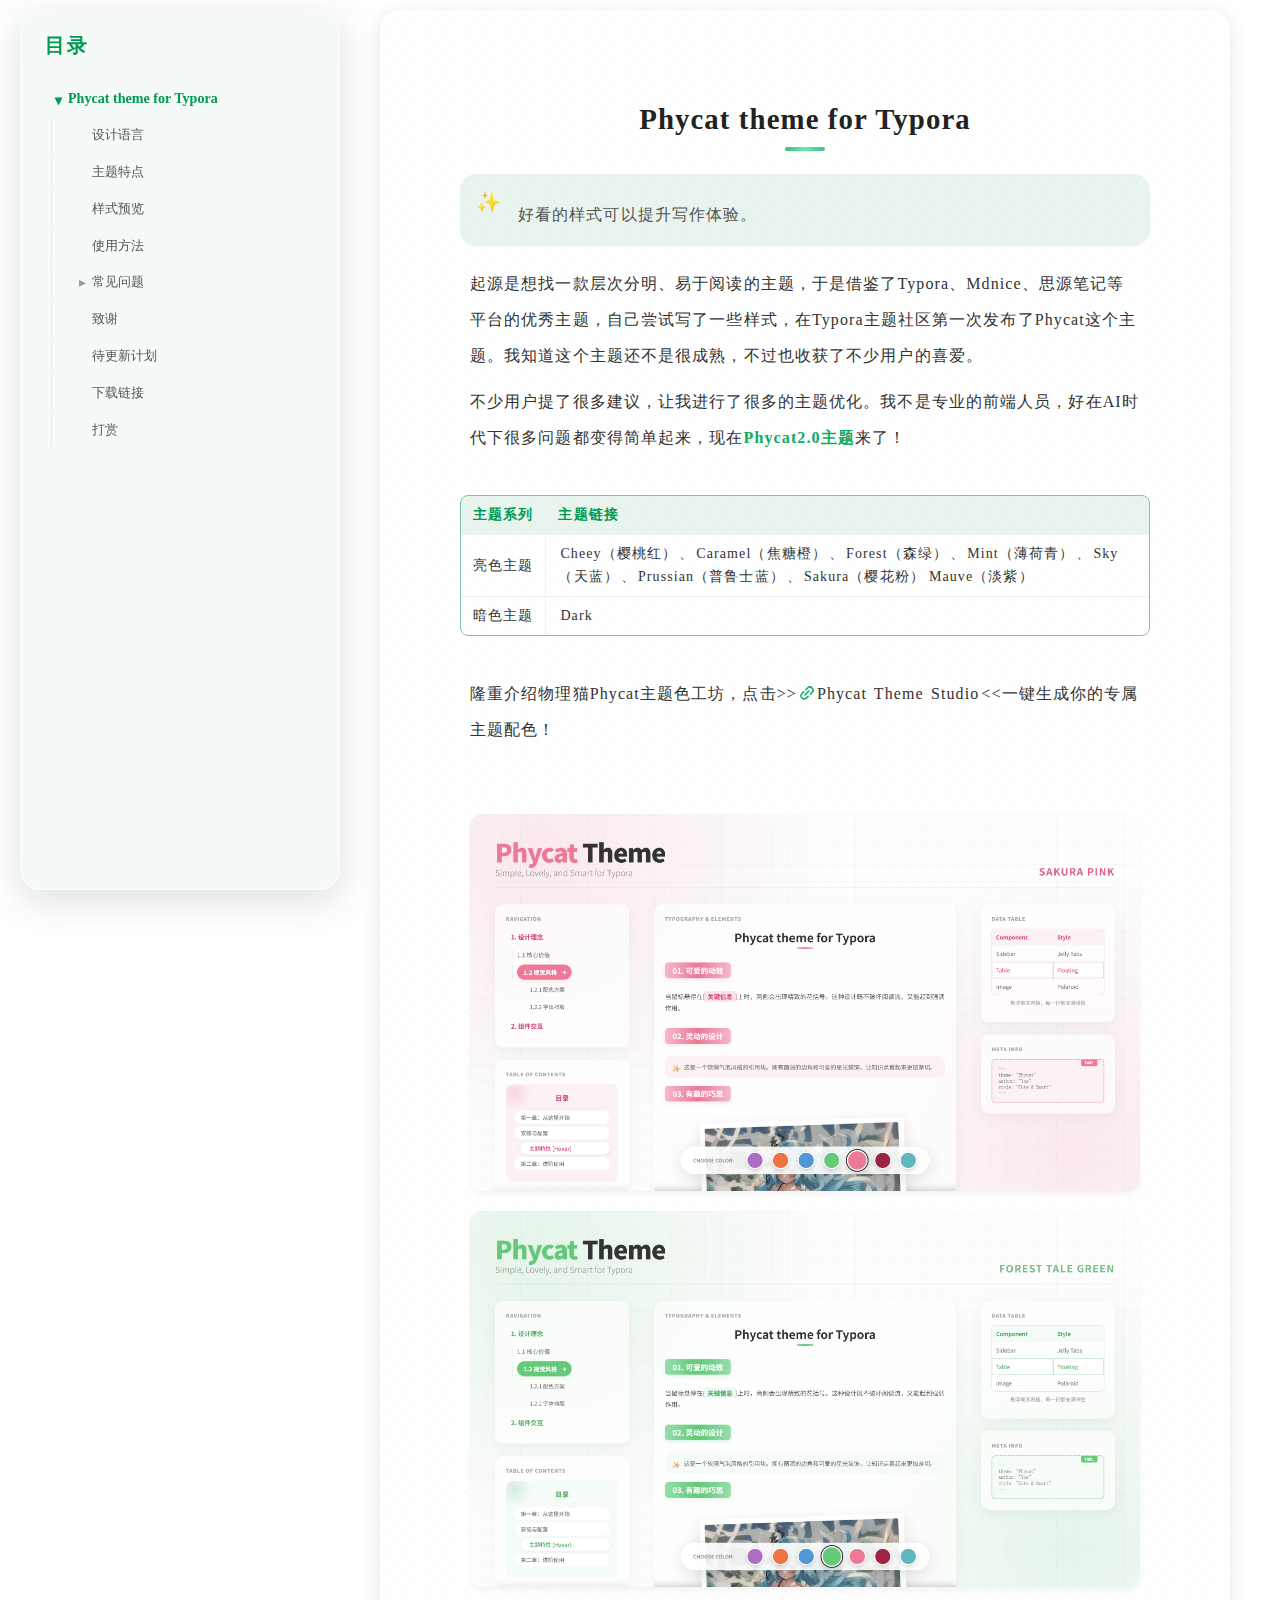
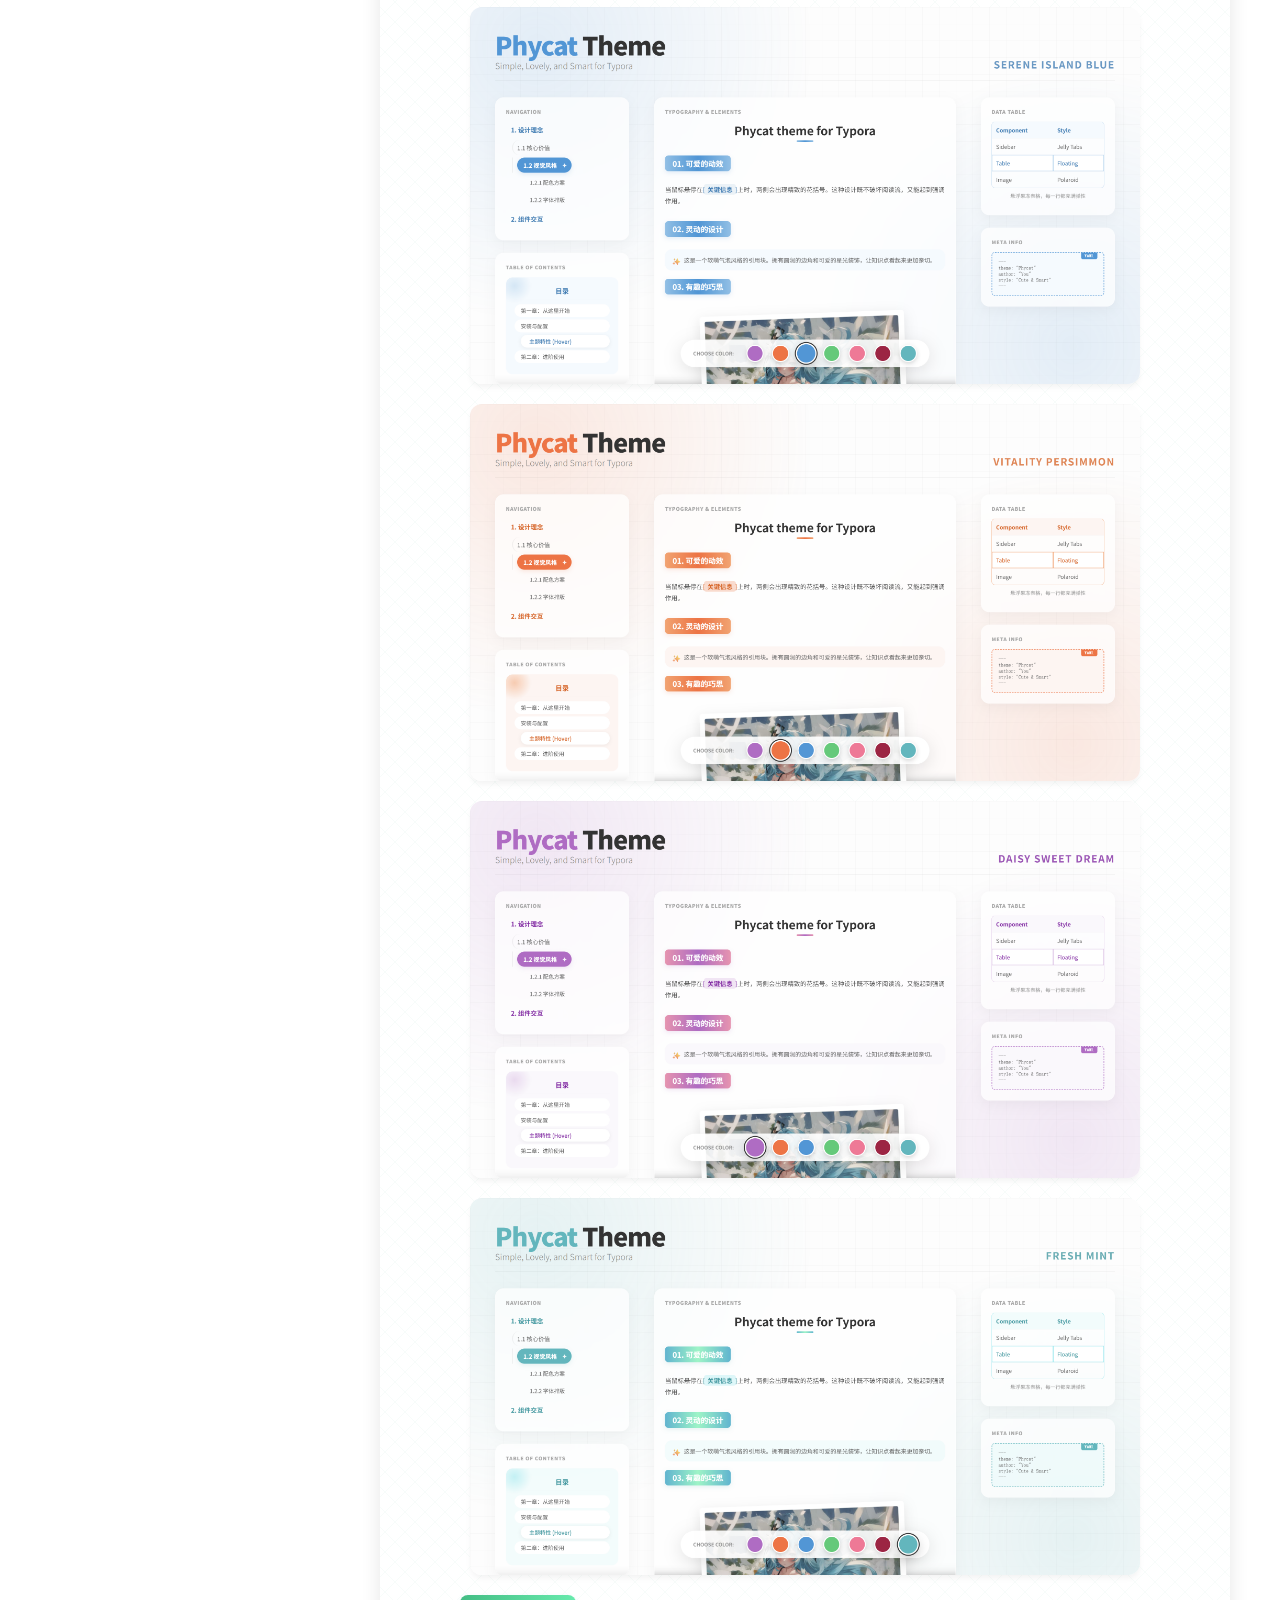
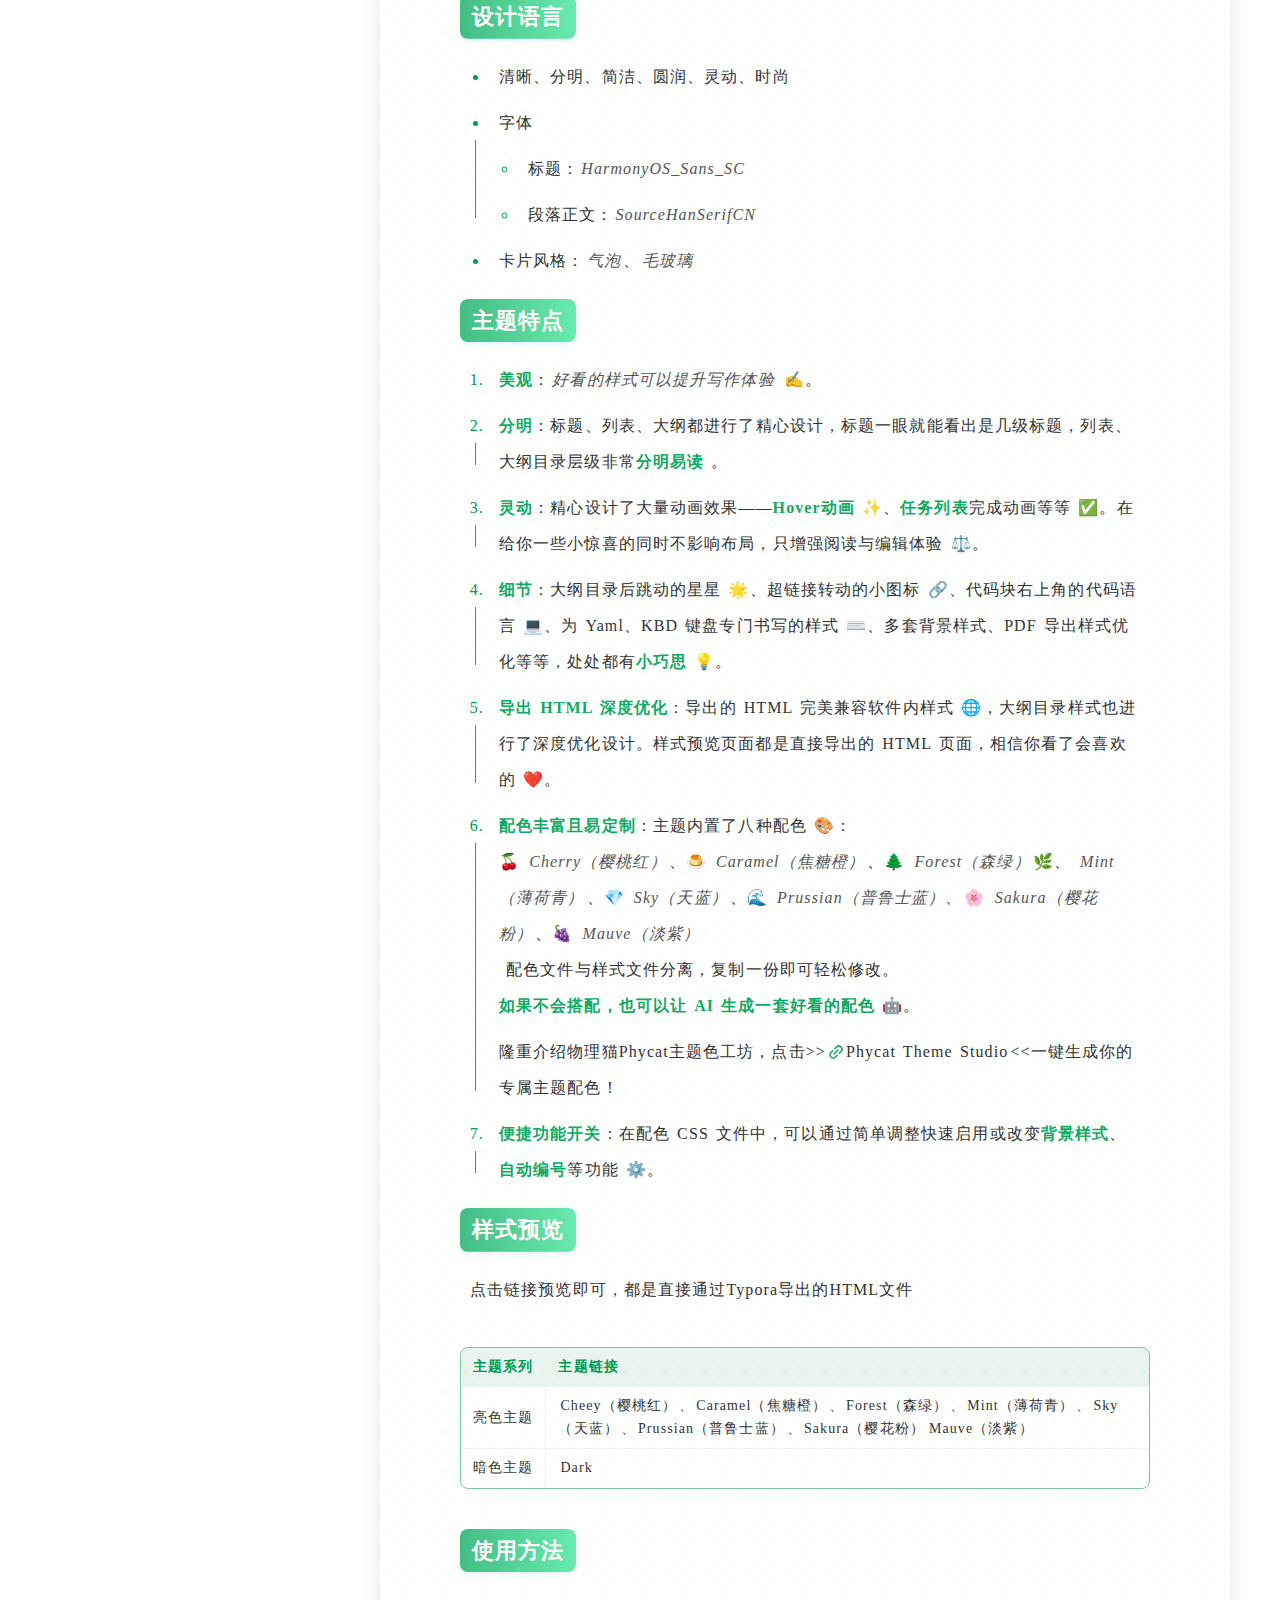
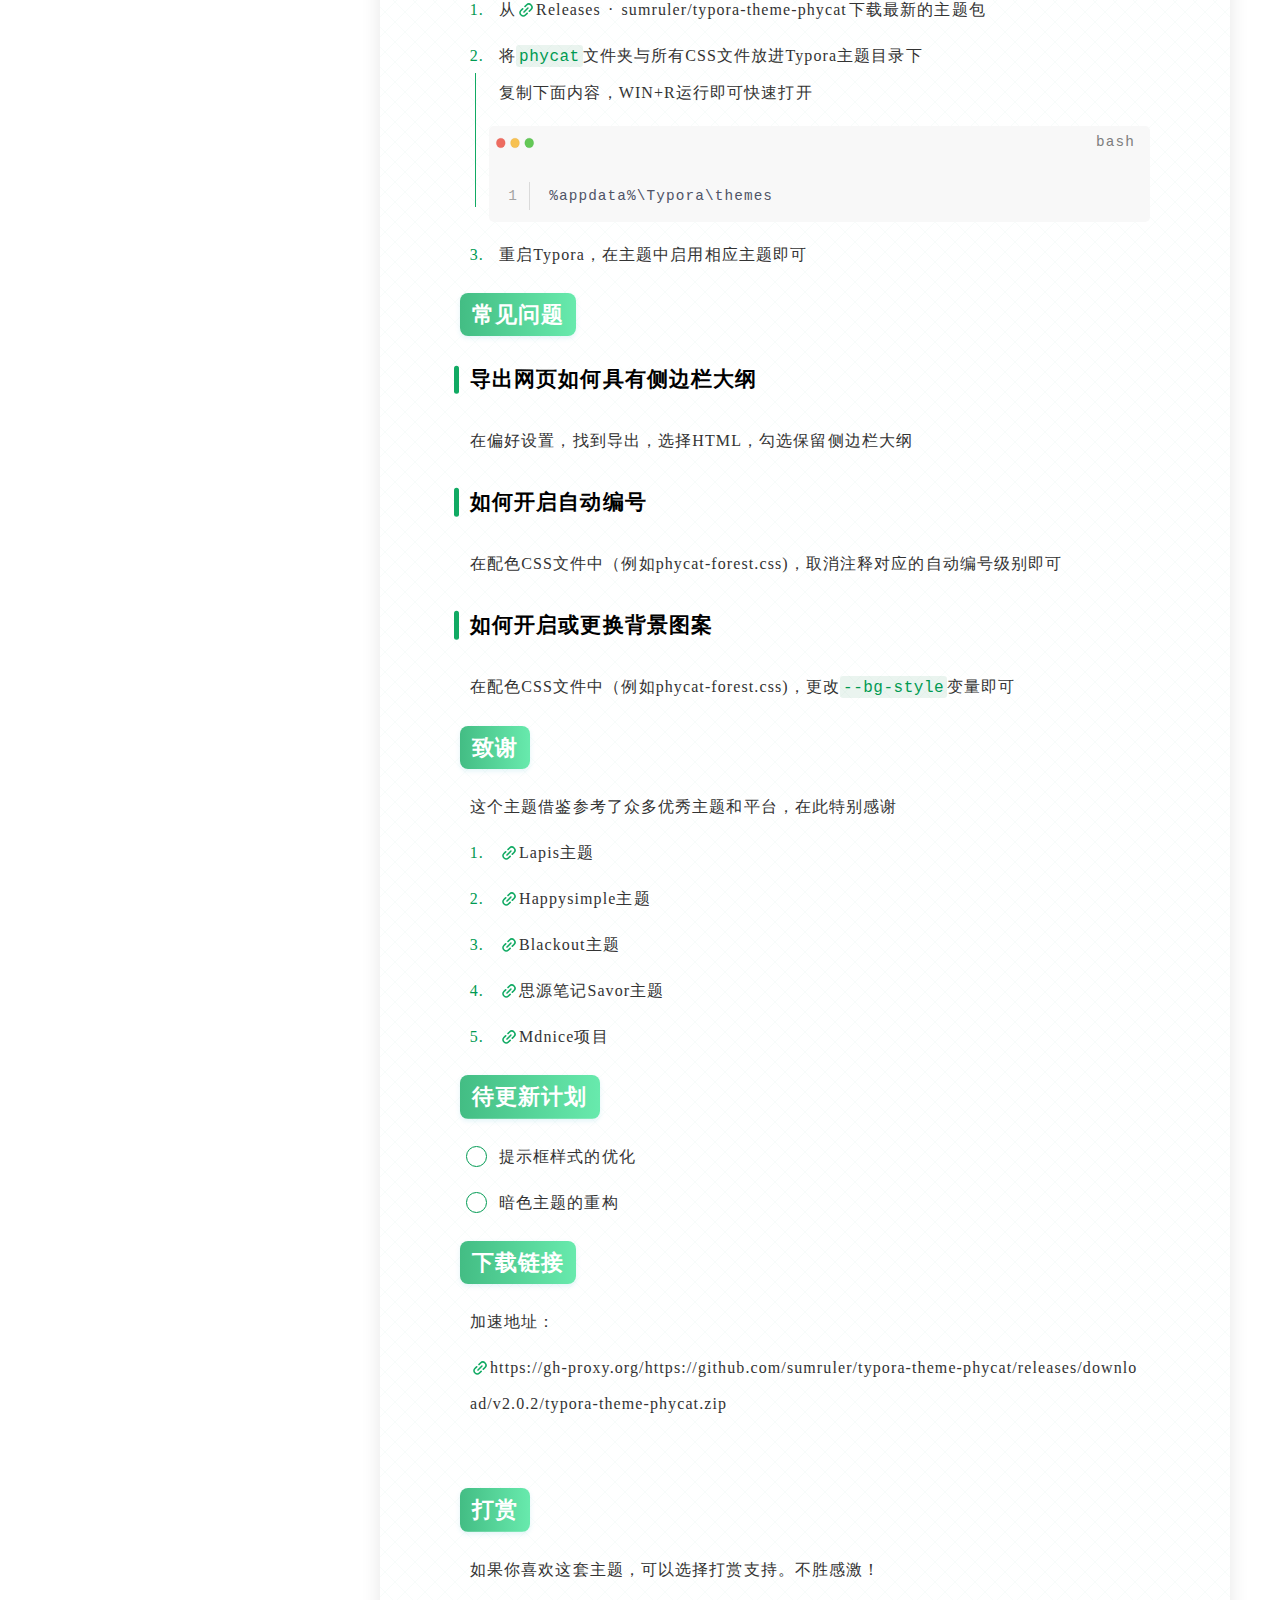
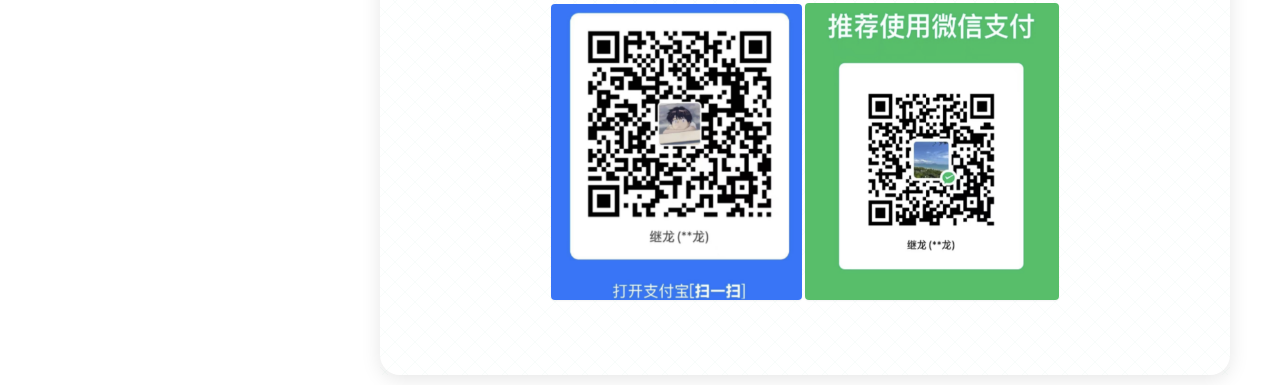
<file: README.html>
<!doctype html>
<html>
<head>
<meta charset='UTF-8'><meta name='viewport' content='width=device-width initial-scale=1'><style type='text/css'>html {overflow-x: initial !important;}</style>
<style type='text/css'  id="style-base">:root { --bg-color: #ffffff; --text-color: #333333; --select-text-bg-color: #B5D6FC; --select-text-font-color: auto; --monospace: "Lucida Console",Consolas,"Courier",monospace; --title-bar-height: 20px; }
.mac-os-11 { --title-bar-height: 28px; }
html { font-size: 14px; background-color: var(--bg-color); color: var(--text-color); font-family: "Helvetica Neue", Helvetica, Arial, "Segoe UI Emoji", "SF Pro", sans-serif; -webkit-font-smoothing: antialiased; }
h1, h2, h3, h4, h5 { white-space: pre-wrap; }
body { margin: 0px; padding: 0px; height: auto; inset: 0px; font-size: 1rem; line-height: 1.42857; overflow-x: hidden; background: inherit; }
iframe { margin: auto; }
a.url { word-break: break-all; }
a:active, a:hover { outline: 0px; }
.in-text-selection, ::selection { text-shadow: none; background: var(--select-text-bg-color); color: var(--select-text-font-color); }
#write { margin: 0px auto; height: auto; width: inherit; word-break: normal; overflow-wrap: break-word; position: relative; white-space: normal; overflow-x: visible; padding-top: 36px; }
#write.first-line-indent p { text-indent: 2em; }
#write.first-line-indent li p, #write.first-line-indent p *, #write.first-line-indent svg * { text-indent: 0px; }
#write.first-line-indent li { margin-left: 2em; }
.for-image #write { padding-left: 8px; padding-right: 8px; }
body.typora-export { padding-left: 30px; padding-right: 30px; }
.typora-export .footnote-line, .typora-export li, .typora-export p { white-space: pre-wrap; }
.typora-export .task-list-item input { pointer-events: none; }
@media screen and (max-width: 500px) {
  body.typora-export { padding-left: 0px; padding-right: 0px; }
  #write { padding-left: 20px; padding-right: 20px; }
}
#write li > figure:last-child { margin-bottom: 0.5rem; }
#write ol, #write ul { position: relative; }
img { max-width: 100%; vertical-align: middle; image-orientation: from-image; }
button, input, select, textarea { color: inherit; font: inherit; }
input[type="checkbox"], input[type="radio"] { line-height: normal; padding: 0px; }
*, ::after, ::before { box-sizing: border-box; }
#write h1, #write h2, #write h3, #write h4, #write h5, #write h6, #write p, #write pre { width: inherit; position: relative; }
#write svg h1, #write svg h2, #write svg h3, #write svg h4, #write svg h5, #write svg h6, #write svg p { position: static; }
.nodeLabel p { padding-right: 2px; padding-left: 2px; }
.typora-export .nodeLabel p { padding-right: 0px; padding-left: 0px; }
foreignobject { overflow: visible; }
p { line-height: inherit; }
h1, h2, h3, h4, h5, h6 { break-after: avoid-page; break-inside: avoid; orphans: 4; }
p { orphans: 4; }
li p { orphans: 1; }
h1 { font-size: 2rem; }
h2 { font-size: 1.8rem; }
h3 { font-size: 1.6rem; }
h4 { font-size: 1.4rem; }
h5 { font-size: 1.2rem; }
h6 { font-size: 1rem; }
.md-math-block, .md-rawblock, h1, h2, h3, h4, h5, h6, p { margin-top: 1rem; margin-bottom: 1rem; }
.hidden { display: none; }
.md-blockmeta { color: rgb(204, 204, 204); font-weight: 700; font-style: italic; }
a { cursor: pointer; }
sup.md-footnote { padding: 2px 4px; background-color: rgba(238, 238, 238, 0.7); color: rgb(85, 85, 85); border-radius: 4px; cursor: pointer; }
sup.md-footnote a, sup.md-footnote a:hover { color: inherit; text-transform: inherit; text-decoration: inherit; }
#write input[type="checkbox"] { cursor: pointer; width: inherit; height: inherit; }
figure { overflow-x: auto; margin: 1.2em 0px; max-width: calc(100% + 16px); padding: 0px; }
figure > table { margin: 0px; }
thead, tr { break-inside: avoid; break-after: auto; }
thead { display: table-header-group; }
table { border-collapse: collapse; border-spacing: 0px; width: 100%; overflow: auto; break-inside: auto; text-align: left; }
table.md-table td { min-width: 32px; }
.CodeMirror-gutters { border-right: 0px; background-color: inherit; }
.CodeMirror-linenumber { user-select: none; }
.CodeMirror { text-align: left; }
.CodeMirror-placeholder { opacity: 0.3; }
.CodeMirror pre { padding: 0px 4px; }
.CodeMirror-lines { padding: 0px; }
div.hr:focus { cursor: none; }
#write pre { white-space: pre-wrap; }
#write.fences-no-line-wrapping pre { white-space: pre; }
#write pre.ty-contain-cm { white-space: normal; }
.CodeMirror-gutters { margin-right: 4px; }
.md-fences { font-size: 0.9rem; display: block; break-inside: avoid; text-align: left; overflow: visible; white-space: pre; background: inherit; position: relative !important; }
.md-fences-adv-panel { width: 100%; margin-top: 10px; text-align: center; padding-top: 0px; padding-bottom: 8px; overflow-x: auto; }
#write .md-fences.mock-cm { white-space: pre-wrap; }
.md-fences.md-fences-with-lineno { padding-left: 0px; }
#write.fences-no-line-wrapping .md-fences.mock-cm { white-space: pre; overflow-x: auto; }
.md-fences.mock-cm.md-fences-with-lineno { padding-left: 8px; }
.CodeMirror-line, twitterwidget { break-inside: avoid; }
svg { break-inside: avoid; }
.footnotes { opacity: 0.8; font-size: 0.9rem; margin-top: 1em; margin-bottom: 1em; }
.footnotes + .footnotes { margin-top: 0px; }
.md-reset { margin: 0px; padding: 0px; border: 0px; outline: 0px; vertical-align: top; background: 0px 0px; text-decoration: none; text-shadow: none; float: none; position: static; width: auto; height: auto; white-space: nowrap; cursor: inherit; -webkit-tap-highlight-color: transparent; line-height: normal; font-weight: 400; text-align: left; box-sizing: content-box; direction: ltr; }
li div { padding-top: 0px; }
blockquote { margin: 1rem 0px; }
li .mathjax-block, li p { margin: 0.5rem 0px; }
li blockquote { margin: 1rem 0px; }
li { margin: 0px; position: relative; }
blockquote > :last-child { margin-bottom: 0px; }
blockquote > :first-child, li > :first-child { margin-top: 0px; }
.footnotes-area { color: rgb(136, 136, 136); margin-top: 0.714rem; padding-bottom: 0.143rem; white-space: normal; }
#write .footnote-line { white-space: pre-wrap; }
@media print {
  body, html { border: 1px solid transparent; height: 99%; break-after: avoid; break-before: avoid; font-variant-ligatures: no-common-ligatures; }
  #write { margin-top: 0px; border-color: transparent !important; padding-top: 0px !important; padding-bottom: 0px !important; }
  .typora-export * { -webkit-print-color-adjust: exact; }
  .typora-export #write { break-after: avoid; }
  .typora-export #write::after { height: 0px; }
  .is-mac table { break-inside: avoid; }
  #write > p:nth-child(1) { margin-top: 0px; }
  .typora-export-show-outline .typora-export-sidebar { display: none; }
  figure { overflow-x: visible; }
}
.footnote-line { margin-top: 0.714em; font-size: 0.7em; }
a img, img a { cursor: pointer; }
pre.md-meta-block { font-size: 0.8rem; min-height: 0.8rem; white-space: pre-wrap; background: rgb(204, 204, 204); display: block; overflow-x: hidden; }
p > .md-image:only-child:not(.md-img-error) img, p > img:only-child { display: block; margin: auto; }
#write.first-line-indent p > .md-image:only-child:not(.md-img-error) img { left: -2em; position: relative; }
p > .md-image:only-child { display: inline-block; width: 100%; }
#write .MathJax_Display { margin: 0.8em 0px 0px; }
.md-math-block { width: 100%; }
.md-math-block:not(:empty)::after { display: none; }
.MathJax_ref { fill: currentcolor; }
[contenteditable="true"]:active, [contenteditable="true"]:focus, [contenteditable="false"]:active, [contenteditable="false"]:focus { outline: 0px; box-shadow: none; }
.md-task-list-item { position: relative; list-style-type: none; }
.task-list-item.md-task-list-item { padding-left: 0px; }
.md-task-list-item > input { position: absolute; top: 0px; left: 0px; margin-left: -1.2em; margin-top: calc(1em - 10px); border: none; }
.math { font-size: 1rem; }
.md-toc { min-height: 3.58rem; position: relative; font-size: 0.9rem; border-radius: 10px; }
.md-toc-content { position: relative; margin-left: 0px; }
.md-toc-content::after, .md-toc::after { display: none; }
.md-toc-item { display: block; color: rgb(65, 131, 196); }
.md-toc-item a { text-decoration: none; }
.md-toc-inner:hover { text-decoration: underline; }
.md-toc-inner { display: inline-block; cursor: pointer; }
.md-toc-h1 .md-toc-inner { margin-left: 0px; font-weight: 700; }
.md-toc-h2 .md-toc-inner { margin-left: 2em; }
.md-toc-h3 .md-toc-inner { margin-left: 4em; }
.md-toc-h4 .md-toc-inner { margin-left: 6em; }
.md-toc-h5 .md-toc-inner { margin-left: 8em; }
.md-toc-h6 .md-toc-inner { margin-left: 10em; }
@media screen and (max-width: 48em) {
  .md-toc-h3 .md-toc-inner { margin-left: 3.5em; }
  .md-toc-h4 .md-toc-inner { margin-left: 5em; }
  .md-toc-h5 .md-toc-inner { margin-left: 6.5em; }
  .md-toc-h6 .md-toc-inner { margin-left: 8em; }
}
a.md-toc-inner { font-size: inherit; font-style: inherit; font-weight: inherit; line-height: inherit; }
.footnote-line a:not(.reversefootnote) { color: inherit; }
.reversefootnote { font-family: ui-monospace, sans-serif; }
.md-attr { display: none; }
.md-fn-count::after { content: "."; }
code, pre, samp, tt { font-family: var(--monospace); }
kbd { margin: 0px 0.1em; padding: 0.1em 0.6em; font-size: 0.8em; color: rgb(36, 39, 41); background: rgb(255, 255, 255); border: 1px solid rgb(173, 179, 185); border-radius: 3px; box-shadow: rgba(12, 13, 14, 0.2) 0px 1px 0px, rgb(255, 255, 255) 0px 0px 0px 2px inset; white-space: nowrap; vertical-align: middle; }
.md-comment { color: rgb(162, 127, 3); opacity: 0.6; font-family: var(--monospace); }
code { text-align: left; vertical-align: initial; }
a.md-print-anchor { white-space: pre !important; border-width: initial !important; border-style: none !important; border-color: initial !important; display: inline-block !important; position: absolute !important; width: 1px !important; right: 0px !important; outline: 0px !important; background: 0px 0px !important; text-decoration: initial !important; text-shadow: initial !important; }
.os-windows.monocolor-emoji .md-emoji { font-family: "Segoe UI Symbol", sans-serif; }
.md-diagram-panel > svg { max-width: 100%; }
[lang="flow"] svg, [lang="mermaid"] svg { max-width: 100%; height: auto; }
[lang="mermaid"] .node text { font-size: 1rem; }
table tr th { border-bottom: 0px; }
video { max-width: 100%; display: block; margin: 0px auto; }
iframe { max-width: 100%; width: 100%; border: none; }
.highlight td, .highlight tr { border: 0px; }
mark { background: rgb(255, 255, 0); color: rgb(0, 0, 0); }
.md-html-inline .md-plain, .md-html-inline strong, mark .md-inline-math, mark strong { color: inherit; }
.md-expand mark .md-meta { opacity: 0.3 !important; }
mark .md-meta { color: rgb(0, 0, 0); }
@media print {
  .typora-export h1, .typora-export h2, .typora-export h3, .typora-export h4, .typora-export h5, .typora-export h6 { break-inside: avoid; }
}
.md-diagram-panel .messageText { stroke: none !important; }
.md-diagram-panel .start-state { fill: var(--node-fill); }
.md-diagram-panel .edgeLabel rect { opacity: 1 !important; }
.md-fences.md-fences-math { font-size: 1em; }
.md-fences-advanced:not(.md-focus) { padding: 0px; white-space: nowrap; border: 0px; }
.md-fences-advanced:not(.md-focus) { background: inherit; }
.mermaid-svg { margin: auto; }
.typora-export-show-outline .typora-export-content { max-width: 1440px; margin: auto; display: flex; flex-direction: row; }
.typora-export-sidebar { width: 300px; font-size: 0.8rem; margin-top: 80px; margin-right: 18px; }
.typora-export-show-outline #write { --webkit-flex: 2; flex: 2 1 0%; }
.typora-export-sidebar .outline-content { position: fixed; top: 0px; max-height: 100%; overflow: hidden auto; padding-bottom: 30px; padding-top: 60px; width: 300px; }
@media screen and (max-width: 1024px) {
  .typora-export-sidebar, .typora-export-sidebar .outline-content { width: 240px; }
}
@media screen and (max-width: 800px) {
  .typora-export-sidebar { display: none; }
}
.outline-content li, .outline-content ul { margin-left: 0px; margin-right: 0px; padding-left: 0px; padding-right: 0px; list-style: none; overflow-wrap: anywhere; }
.outline-content ul { margin-top: 0px; margin-bottom: 0px; }
.outline-content strong { font-weight: 400; }
.outline-expander { width: 1rem; height: 1.42857rem; position: relative; display: table-cell; vertical-align: middle; cursor: pointer; padding-left: 4px; }
.outline-expander::before { content: ""; position: relative; font-family: Ionicons; display: inline-block; font-size: 8px; vertical-align: middle; }
.outline-item { padding-top: 3px; padding-bottom: 3px; cursor: pointer; }
.outline-expander:hover::before { content: ""; }
.outline-h1 > .outline-item { padding-left: 0px; }
.outline-h2 > .outline-item { padding-left: 1em; }
.outline-h3 > .outline-item { padding-left: 2em; }
.outline-h4 > .outline-item { padding-left: 3em; }
.outline-h5 > .outline-item { padding-left: 4em; }
.outline-h6 > .outline-item { padding-left: 5em; }
.outline-label { cursor: pointer; display: table-cell; vertical-align: middle; text-decoration: none; color: inherit; }
.outline-label:hover { text-decoration: underline; }
.outline-item:hover { border-color: rgb(245, 245, 245); background-color: var(--item-hover-bg-color); }
.outline-item:hover { margin-left: -28px; margin-right: -28px; border-left: 28px solid transparent; border-right: 28px solid transparent; }
.outline-item-single .outline-expander::before, .outline-item-single .outline-expander:hover::before { display: none; }
.outline-item-open > .outline-item > .outline-expander::before { content: ""; }
.outline-children { display: none; }
.info-panel-tab-wrapper { display: none; }
.outline-item-open > .outline-children { display: block; }
.typora-export .outline-item { padding-top: 1px; padding-bottom: 1px; }
.typora-export .outline-item:hover { margin-right: -8px; border-right: 8px solid transparent; }
.typora-export .outline-expander::before { content: "+"; font-family: inherit; top: -1px; }
.typora-export .outline-expander:hover::before, .typora-export .outline-item-open > .outline-item > .outline-expander::before { content: "−"; }
.typora-export-collapse-outline .outline-children { display: none; }
.typora-export-collapse-outline .outline-item-open > .outline-children, .typora-export-no-collapse-outline .outline-children { display: block; }
.typora-export-no-collapse-outline .outline-expander::before { content: "" !important; }
.typora-export-show-outline .outline-item-active > .outline-item .outline-label { font-weight: 700; }
.md-inline-math-container mjx-container { zoom: 0.95; }
mjx-container { break-inside: avoid; }
.md-alert.md-alert-note { border-left-color: rgb(9, 105, 218); }
.md-alert.md-alert-important { border-left-color: rgb(130, 80, 223); }
.md-alert.md-alert-warning { border-left-color: rgb(154, 103, 0); }
.md-alert.md-alert-tip { border-left-color: rgb(31, 136, 61); }
.md-alert.md-alert-caution { border-left-color: rgb(207, 34, 46); }
.md-alert { padding: 0px 1em; margin-bottom: 16px; color: inherit; border-left: 0.25em solid rgb(0, 0, 0); }
.md-alert-text-note { color: rgb(9, 105, 218); }
.md-alert-text-important { color: rgb(130, 80, 223); }
.md-alert-text-warning { color: rgb(154, 103, 0); }
.md-alert-text-tip { color: rgb(31, 136, 61); }
.md-alert-text-caution { color: rgb(207, 34, 46); }
.md-alert-text { font-size: 0.9rem; font-weight: 700; }
.md-alert-text svg { fill: currentcolor; position: relative; top: 0.125em; margin-right: 1ch; overflow: visible; }
.md-alert-text-container::after { content: attr(data-text); text-transform: capitalize; pointer-events: none; margin-right: 1ch; }

</style>
<style type='text/css'  id="style-codemirror">.CodeMirror { height: auto; }
.CodeMirror.cm-s-inner { background: inherit; }
.CodeMirror-scroll { overflow: auto hidden; z-index: 3; }
.CodeMirror-gutter-filler, .CodeMirror-scrollbar-filler { background-color: rgb(255, 255, 255); }
.CodeMirror-gutters { border-right: 1px solid rgb(221, 221, 221); background: inherit; white-space: nowrap; }
.CodeMirror-linenumber { padding: 0px 3px 0px 5px; text-align: right; color: rgb(153, 153, 153); }
.cm-s-inner .cm-keyword { color: rgb(119, 0, 136); }
.cm-s-inner .cm-atom, .cm-s-inner.cm-atom { color: rgb(34, 17, 153); }
.cm-s-inner .cm-number { color: rgb(17, 102, 68); }
.cm-s-inner .cm-def { color: rgb(0, 0, 255); }
.cm-s-inner .cm-variable { color: rgb(0, 0, 0); }
.cm-s-inner .cm-variable-2 { color: rgb(0, 85, 170); }
.cm-s-inner .cm-variable-3 { color: rgb(0, 136, 85); }
.cm-s-inner .cm-string { color: rgb(170, 17, 17); }
.cm-s-inner .cm-property { color: rgb(0, 0, 0); }
.cm-s-inner .cm-operator { color: rgb(152, 26, 26); }
.cm-s-inner .cm-comment, .cm-s-inner.cm-comment { color: rgb(170, 85, 0); }
.cm-s-inner .cm-string-2 { color: rgb(255, 85, 0); }
.cm-s-inner .cm-meta { color: rgb(85, 85, 85); }
.cm-s-inner .cm-qualifier { color: rgb(85, 85, 85); }
.cm-s-inner .cm-builtin { color: rgb(51, 0, 170); }
.cm-s-inner .cm-bracket { color: rgb(153, 153, 119); }
.cm-s-inner .cm-tag { color: rgb(17, 119, 0); }
.cm-s-inner .cm-attribute { color: rgb(0, 0, 204); }
.cm-s-inner .cm-header, .cm-s-inner.cm-header { color: rgb(0, 0, 255); }
.cm-s-inner .cm-quote, .cm-s-inner.cm-quote { color: rgb(0, 153, 0); }
.cm-s-inner .cm-hr, .cm-s-inner.cm-hr { color: rgb(153, 153, 153); }
.cm-s-inner .cm-link, .cm-s-inner.cm-link { color: rgb(0, 0, 204); }
.cm-negative { color: rgb(221, 68, 68); }
.cm-positive { color: rgb(34, 153, 34); }
.cm-header, .cm-strong { font-weight: 700; }
.cm-del { text-decoration: line-through; }
.cm-em { font-style: italic; }
.cm-link { text-decoration: underline; }
.cm-error { color: red; }
.cm-invalidchar { color: red; }
.cm-constant { color: rgb(38, 139, 210); }
.cm-defined { color: rgb(181, 137, 0); }
div.CodeMirror span.CodeMirror-matchingbracket { color: rgb(0, 255, 0); }
div.CodeMirror span.CodeMirror-nonmatchingbracket { color: rgb(255, 34, 34); }
.cm-s-inner .CodeMirror-activeline-background { background: inherit; }
.CodeMirror { position: relative; overflow: hidden; }
.CodeMirror-scroll { height: 100%; outline: 0px; position: relative; box-sizing: content-box; background: inherit; }
.CodeMirror-sizer { position: relative; }
.CodeMirror-gutter-filler, .CodeMirror-hscrollbar, .CodeMirror-scrollbar-filler, .CodeMirror-vscrollbar { position: absolute; z-index: 6; display: none; outline: 0px; }
.CodeMirror-vscrollbar { right: 0px; top: 0px; overflow: hidden; }
.CodeMirror-hscrollbar { bottom: 0px; left: 0px; overflow: auto hidden; }
.CodeMirror-scrollbar-filler { right: 0px; bottom: 0px; }
.CodeMirror-gutter-filler { left: 0px; bottom: 0px; }
.CodeMirror-gutters { position: absolute; left: 0px; top: 0px; padding-bottom: 10px; z-index: 3; overflow-y: hidden; }
.CodeMirror-gutter { white-space: normal; height: 100%; box-sizing: content-box; padding-bottom: 30px; margin-bottom: -32px; display: inline-block; }
.CodeMirror-gutter-wrapper { position: absolute; z-index: 4; background: 0px 0px !important; border: none !important; }
.CodeMirror-gutter-background { position: absolute; top: 0px; bottom: 0px; z-index: 4; }
.CodeMirror-gutter-elt { position: absolute; cursor: default; z-index: 4; }
.CodeMirror-lines { cursor: text; }
.CodeMirror pre { border-radius: 0px; border-width: 0px; background: 0px 0px; font-family: inherit; font-size: inherit; margin: 0px; white-space: pre; overflow-wrap: normal; color: inherit; z-index: 2; position: relative; overflow: visible; }
.CodeMirror-wrap pre { overflow-wrap: break-word; white-space: pre-wrap; word-break: normal; }
.CodeMirror-code pre { border-right: 30px solid transparent; width: fit-content; }
.CodeMirror-wrap .CodeMirror-code pre { border-right: none; width: auto; }
.CodeMirror-linebackground { position: absolute; inset: 0px; z-index: 0; }
.CodeMirror-linewidget { position: relative; z-index: 2; overflow: auto; }
.CodeMirror-wrap .CodeMirror-scroll { overflow-x: hidden; }
.CodeMirror-measure { position: absolute; width: 100%; height: 0px; overflow: hidden; visibility: hidden; }
.CodeMirror-measure pre { position: static; }
.CodeMirror div.CodeMirror-cursor { position: absolute; visibility: hidden; border-right: none; width: 0px; }
.CodeMirror div.CodeMirror-cursor { visibility: hidden; }
.CodeMirror-focused div.CodeMirror-cursor { visibility: inherit; }
.cm-searching { background: rgba(255, 255, 0, 0.4); }
span.cm-underlined { text-decoration: underline; }
span.cm-strikethrough { text-decoration: line-through; }
.cm-tw-syntaxerror { color: rgb(255, 255, 255); background-color: rgb(153, 0, 0); }
.cm-tw-deleted { text-decoration: line-through; }
.cm-tw-header5 { font-weight: 700; }
.cm-tw-listitem:first-child { padding-left: 10px; }
.cm-tw-box { border-style: solid; border-right-width: 1px; border-bottom-width: 1px; border-left-width: 1px; border-color: inherit; border-top-width: 0px !important; }
.cm-tw-underline { text-decoration: underline; }
@media print {
  .CodeMirror div.CodeMirror-cursor { visibility: hidden; }
}

</style>
<style type='text/css'  id="style-theme_css">html {
  font-size: 16px;
  font-family: "HarmonyOS_Sans_SC";
}


/* 软件内部Markdown样式 */
#write {
  max-width: 950px;
  margin: 0 auto;
  padding: 15px;
  line-height: 2.25;
  color: #000;
  letter-spacing: 1.1px;
  word-break: break-word;
  word-wrap: break-word;
  text-align: left;
  position: relative;
  z-index: 0;
}

/* 新增：使用伪元素实现遮罩背景 */
#write::before {
  content: "";
  position: absolute;
  top: 0;
  left: 0;
  right: 0;
  bottom: 0;
  pointer-events: none;
  z-index: -1;
  background-color: var(--element-color);
  opacity: 0.12;
  -webkit-mask-image: var(--bg-style);
  mask-image: var(--bg-style);
  -webkit-mask-size: 20px 20px;
  mask-size: 20px 20px;
  -webkit-mask-repeat: repeat;
  mask-repeat: repeat;
  -webkit-mask-position: center;
  mask-position: center;
}

#write p {
  color: #333;
  margin: 10px 10px;
  font-family: Optima-Regular, Optima, "SourceHanSerifCN", PingFangSC-light, PingFangTC-light,
    "PingFang SC", Cambria, Cochin, Georgia, Times, "Times New Roman", serif;
  font-size: 1rem;
  word-spacing: 2px;
}

#write h3.md-heading:after,
h4.md-heading:after,
h5.md-heading:after,
h6.md-heading:after {
  content: " ";
  display: inline-block;
  height: 2em;
  width: 2em;
  vertical-align: top;
  margin-left: -2px;
  background-color: var(--element-color-shallow);
  -webkit-mask-repeat: no-repeat;
  -webkit-mask-position: center;
  -webkit-mask-size: 24px 24px;
  mask-repeat: no-repeat;
  mask-position: center;
  mask-size: 24px 24px;
}

#write h3.md-heading:after {
  -webkit-mask-image: var(--h3-icon-shape);
  mask-image: var(--h3-icon-shape);
}

#write h4.md-heading:after {
  -webkit-mask-image: var(--h4-icon-shape);
  mask-image: var(--h4-icon-shape);
}

#write h5.md-heading:after {
  -webkit-mask-image: var(--h5-icon-shape);
  mask-image: var(--h5-icon-shape);
}

#write h6.md-heading:after {
  -webkit-mask-image: var(--h6-icon-shape);
  mask-image: var(--h6-icon-shape);
}

/* H1 */
#write h1 {
  text-align: center;
  font-size: 1.8rem;
  font-weight: bold;
  margin: 1em auto 0.8em;
  line-height: 1.4;
  display: table;

  color: #222;
  position: relative;
  padding-bottom: 12px;
  transition: color 0.3s ease, transform 0.3s ease;
  border-bottom: none;
}

#write h1::after {
  content: '';
  position: absolute;
  bottom: 0;
  left: 50%;
  width: 40px;
  height: 4px;
  border-radius: 4px;
  background: var(--head-title-h2-background);
  background-size: 100% auto;
  transform: translateX(-50%);
  transition: width 0.4s cubic-bezier(0.25, 0.8, 0.25, 1);
}

#write h1:hover {
  color: var(--head-title-color);
  transform: translateY(-2px);
}

#write h1:hover::after {
  width: 100%;
}

/* H2 */
#write h2 {
  color: var(--head-title-h2-color);
  font-size: 1.4rem;
  line-height: 1.5;
  width: fit-content;
  font-weight: bold;
  margin: 20px 0;
  padding: 5px 12px;
  border-radius: 8px;
  background: var(--head-title-h2-background);
  background-size: 200% auto;
  background-position: 0% center;
  box-shadow: 0 2px 5px rgba(61, 184, 211, 0.15);
  transition: background-position 0.5s ease-out, transform 0.4s ease, box-shadow 0.4s ease;
}

#write h2:hover {
  background-position: 100% center;
  transform: scale(1.01);
  box-shadow: 0 8px 20px rgba(61, 184, 211, 0.35);
}

/* H3 */
#write h3 {
  position: relative;
  width: fit-content;
  margin: 20px 0;
  text-align: left;
  font-size: 1.3rem;
  padding-left: 10px;
  transition: all 0.3s cubic-bezier(0.25, 0.8, 0.25, 1);
}

#write h3 {
  position: relative;
  width: fit-content;
  margin: 20px 0;
  text-align: left;
  font-size: 1.3rem;
  padding-left: 10px;
  transition: all 0.3s cubic-bezier(0.25, 0.8, 0.25, 1);
}

#write h3::before {
  content: '';
  position: absolute;
  left: -6px;
  top: 50%;
  transform: translateY(-50%);
  width: 5px;
  height: 61%;
  border-radius: 4px;
  background-color: var(--head-title-color);
  transition: all 0.3s cubic-bezier(0.25, 0.8, 0.25, 1);
}

#write h3 span {
  border-bottom: 2px hidden var(--head-title-color);
  transition: color 0.3s ease;
}

#write h3:hover {
  padding-left: 18px;
  color: var(--head-title-color);
  cursor: pointer;
}

#write h3:hover::before {
  height: 66%;
  background-color: var(--head-title-color);
  width: 7px;
}

/* H4~H6 */
#write h4,
#write h5,
#write h6 {
  transition: color 0.3s ease, transform 0.3s ease;
}

#write h4::before,
#write h5::before,
#write h6::before {
  transition: all 0.3s cubic-bezier(0.34, 1.56, 0.64, 1);
}

/* H4 */
#write h4 {
  margin: 20px 0;
  font-size: 1.15rem;
  text-align: left;
}

#write h4::before {
  content: "";
  margin-right: 7px;
  display: inline-block;
  background-color: var(--head-title-color);
  width: 10px;
  height: 10px;
  border-radius: 100%;
  border: var(--head-title-color) 1px solid;
  vertical-align: inherit;
}

#write h4:hover::before {
  transform: scale(1.3);
  box-shadow: 0 0 0 4px var(--element-color-soo-shallow);
}

/* H5 */
#write h5 {
  margin: 23px 0;
  font-size: 1.1rem;
  text-align: left;
}

#write h5::before {
  content: "";
  margin-right: 7px;
  display: inline-block;
  background-color: #ffffff;
  width: 10px;
  height: 10px;
  border-radius: 100%;
  border: var(--head-title-color) 2px solid;
  vertical-align: inherit;
  box-sizing: border-box;
}

#write h5:hover::before {
  background-color: var(--head-title-color);
  transform: scale(1.2);
  box-shadow: 0 0 0 3px var(--element-color-soo-shallow);
}

/* H6 */
#write h6 {
  margin: 23px 0;
  font-size: 1.1rem;
  text-align: left;
}

#write h6::before {
  content: "-";
  color: var(--head-title-color);
  margin-right: 7px;
  display: inline-block;
  vertical-align: inherit;
}

#write h6:hover::before {
  transform: scaleX(1.8) translateX(1px);
  font-weight: bold;
}

#write h4:hover,
#write h5:hover,
#write h6:hover {
  color: var(--element-color-deep);
  transform: translateX(6px);
}

#write {
  counter-reset: h1;
}

h1 {
  counter-reset: h2;
}

h2 {
  counter-reset: h3;
}

h3 {
  counter-reset: h4;
}

h4 {
  counter-reset: h5;
}

h5 {
  counter-reset: h6;
}

.sidebar-content {
  counter-reset: h1
}

.outline-content {
  counter-reset: h1
}

.outline-h1 {
  counter-reset: h2
}

.outline-h2 {
  counter-reset: h3
}

.outline-h3 {
  counter-reset: h4
}

.outline-h4 {
  counter-reset: h5
}

.outline-h5 {
  counter-reset: h6
}



.md-toc-content {
  counter-reset: h1toc
}

.md-toc-h1 {
  counter-reset: h2toc
}

.md-toc-h2 {
  counter-reset: h3toc
}

.md-toc-h3 {
  counter-reset: h4toc
}

.md-toc-h4 {
  counter-reset: h5toc
}

.md-toc-h5 {
  counter-reset: h6toc
}


#write h1:before {
  counter-increment: h1;
  content: var(--autonum-h1);
}

#outline-content li.outline-h1>div>span.outline-label:before {
  counter-increment: h1;
  content: var(--autonum-h1);
}

.outline-content .outline-h1>.outline-item>.outline-label:before {
  counter-increment: h1;
  content: var(--autonum-h1);
}

#write span.md-toc-item.md-toc-h1>a:before {
  counter-increment: h1toc;
  content: var(--autonum-h1toc);
}

#write h2:before {
  counter-increment: h2;
  content: var(--autonum-h2);
  color: var(--head-title-h2-color);
}

.outline-content .outline-h2>.outline-item>.outline-label:before {
  counter-increment: h2;
  content: var(--autonum-h2);
}

li.outline-h2>div>a.outline-label:before {
  counter-increment: h2;
  content: var(--autonum-h2);
}

#write span.md-toc-item.md-toc-h2>a:before {
  counter-increment: h2toc;
  content: var(--autonum-h2toc);
}


#write h3>span:first-of-type::before {
  counter-increment: h3;
  content: var(--autonum-h3);
  color: var(--element-color);
}

#outline-content li.outline-h3>div>span.outline-label:before {
  counter-increment: h3;
  content: var(--autonum-h3);
}

.outline-content .outline-h3>.outline-item>.outline-label:before {
  counter-increment: h3;
  content: var(--autonum-h3);
}

#write span.md-toc-item.md-toc-h3>a:before {
  counter-increment: h3toc;
  content: var(--autonum-h3toc);
}


#write h4>span:first-of-type::before {
  counter-increment: h4;
  content: var(--autonum-h4);
  color: var(--element-color);
}

#outline-content li.outline-h4>div>span.outline-label:before {
  counter-increment: h4;
  content: var(--autonum-h4);
}

.outline-content .outline-h4>.outline-item>.outline-label:before {
  counter-increment: h4;
  content: var(--autonum-h4);
}

#write span.md-toc-item.md-toc-h4>a:before {
  counter-increment: h4toc;
  content: var(--autonum-h4toc);
}


#write h5>span:first-of-type::before {
  counter-increment: h5;
  content: var(--autonum-h5);
  color: var(--element-color);
}

#outline-content li.outline-h5>div>span.outline-label:before {
  counter-increment: h5;
  content: var(--autonum-h5);
}

.outline-content .outline-h5>.outline-item>.outline-label:before {
  counter-increment: h5;
  content: var(--autonum-h5);
}

#write span.md-toc-item.md-toc-h5>a:before {
  counter-increment: h5toc;
  content: var(--autonum-h5toc);
}


#write h6>span:first-of-type::before {
  counter-increment: h6;
  content: var(--autonum-h6);
  color: var(--element-color);
}

#outline-content li.outline-h6>div>span.outline-label:before {
  counter-increment: h6;
  content: var(--autonum-h6);
}

.outline-content .outline-h6>.outline-item>.outline-label:before {
  counter-increment: h6;
  content: var(--autonum-h6);
}

#write span.md-toc-item.md-toc-h6>a:before {
  counter-increment: h6toc;
  content: var(--autonum-h6toc);
}


/* 列表 */
::marker {
  color: var(--element-color-deep);
}

li.md-list-item {
  margin: 0.4rem 0;
}

#write ul,
#write ol {
  margin-top: 0px;
  margin-left: 16px;
  margin-bottom: 8px;
  padding-left: 13px;
}

#write em {
  padding: 0 3px 0 0;
}

#write ul {
  list-style-type: disc;
}

#write ul ul {
  list-style-type: circle;
}

#write ul ul ul {
  list-style-type: square;
}

#write ol {
  list-style-type: decimal;
}

#write ol ol {
  list-style-type: lower-alpha;
}

#write ol ol ol {
  list-style-type: lower-roman;
}

#write li section {
  margin-top: 5px;
  margin-bottom: 5px;
  line-height: 1.7rem;
  text-align: justify;
  color: #000000;
  font-weight: 500;
}

#write li:before {
  content: "";
  height: calc(100% - 50px);
  top: 35px;
  position: absolute;
  border-left: 0.5px solid var(--element-color);
  left: -14.5px;
}

/* 任务列表样式 */

#write .task-list-item input {
  appearance: none;
  -webkit-appearance: none;
  width: 1.3rem;
  height: 1.3rem;
  position: absolute;
  top: 3px;
  left: -22px;
  outline: none;
  cursor: pointer;
  z-index: 1;
}

#write .task-list-item input::before {
  content: '';
  display: block;
  position: absolute;
  top: -2px;
  left: 18px;
  width: 100%;
  height: 100%;
  border-radius: 50%;
  border: 1px solid var(--element-color-deep, #ffa531);
  background: #fff;
  transition: all 0.4s cubic-bezier(0.5, 1.6, 0.4, 0.7);
  box-sizing: border-box;
}

#write .task-list-item input::after {
  content: '';
  display: block;
  position: absolute;
  top: 40%;
  left: 138%;
  width: 0.35rem;
  height: 0.65rem;
  border: solid #fff;
  border-width: 0 2.5px 2.5px 0;
  transform: translate(-50%, -60%) rotate(45deg) scale(1);
  transition: all 0.3s cubic-bezier(0.5, 1.6, 0.4, 0.7);
  opacity: 0;
}

#write .task-list-item input:checked::before {
  background: var(--element-color, #ffc000);
  border-color: var(--element-color, #ffc000);
  transform: scale(1.05);
  animation: task-pulse 0.4s forwards;
}

@keyframes task-pulse {
  0% {
    transform: scale(1);
  }

  50% {
    transform: scale(1.15);
  }

  100% {
    transform: scale(1);
  }
}

#write .task-list-item input:checked::after {
  opacity: 1;
  transform: translate(-50%, -60%) rotate(45deg) scale(1);
}

#write .task-list-item input[type="checkbox"]+p span,
#write .task-list-item input[type="checkbox"]+span {
  position: relative;
  display: inline;
  -webkit-box-decoration-break: clone;
  box-decoration-break: clone;
  transition: color 0.4s ease;
  background-image: linear-gradient(currentColor, currentColor);
  background-position: 0% 50%;
  background-size: 0% 1.5px;
  background-repeat: no-repeat;
  transition: background-size 0.4s cubic-bezier(0.25, 0.8, 0.25, 1), color 0.4s;
}

#write .task-list-item input[type="checkbox"]:checked+p span,
#write .task-list-item input[type="checkbox"]:checked+span {
  color: #bbb;
  background-size: 100% 1.5px;
}

#write li.task-list-item {
  position: relative;
}


/* 引用 */

#write blockquote {
  position: relative;
  margin: 20px 0;
  padding: 18px 20px 18px 48px;
  background-color: var(--element-color-soo-shallow);
  border: none;
  border-radius: 16px;
  color: #555;
  line-height: 1.6;
  transition: transform 0.3s cubic-bezier(0.34, 1.56, 0.64, 1), background-color 0.3s ease;
}

/* 图标装饰 (可以把 content 里的 ✨ 换成 💡, 📝, 📌 等) */
#write blockquote::before {
  content: "✨";
  position: absolute;
  left: 16px;
  top: 18px;
  font-size: 20px;
  line-height: 1;
  font-family: "Segoe UI Emoji", "Apple Color Emoji", "Noto Color Emoji", sans-serif;
}

#write blockquote p {
  color: #555;
  margin-bottom: 0.5em;
}

#write blockquote p:last-child {
  margin-bottom: 0;
}

#write blockquote:hover {
  transform: scale(1.02);
}

/* 超链接 */
#write a {
  color: #333;
  text-decoration: none;
  font-weight: 500;
  padding: 2px 4px;
  margin: 0 -2px;
  border-radius: 4px;
  background: transparent;
  border-bottom: none;
  transition: all 0.2s ease;
}

#write p a:not(.md-toc-inner)::before {
  content: '';
  display: inline-block;
  width: 1em;
  height: 1em;
  margin-right: 2px;
  vertical-align: -0.15em;
  background-color: var(--element-color);
  -webkit-mask: url("data:image/svg+xml;charset=utf-8,%3Csvg xmlns='http://www.w3.org/2000/svg' viewBox='0 0 1024 1024'%3E%3Cpath d='M477.934459 330.486594A50.844091 50.844091 0 0 1 406.752731 258.796425L512 152.532274a254.220457 254.220457 0 0 1 359.467726 359.467726L762.66137 618.772592a50.844091 50.844091 0 1 1-71.690168-71.690169l106.772591-106.772592a152.532274 152.532274 0 0 0-215.578947-215.578947z m70.164846 361.501489A50.844091 50.844091 0 1 1 619.789474 762.66137l-107.281033 107.281033A254.220457 254.220457 0 0 1 152.532274 512L259.813307 406.752731a50.844091 50.844091 0 1 1 72.19861 69.656405l-107.789474 107.281033a152.532274 152.532274 0 0 0 215.578947 215.578947z m-126.601788-16.77855a50.844091 50.844091 0 1 1-71.690168-71.690169l251.678252-251.678252a50.844091 50.844091 0 0 1 71.690169 71.690169z'/%3E%3C/svg%3E") no-repeat center / contain;
  mask: url("data:image/svg+xml;charset=utf-8,%3Csvg xmlns='http://www.w3.org/2000/svg' viewBox='0 0 1024 1024'%3E%3Cpath d='M477.934459 330.486594A50.844091 50.844091 0 0 1 406.752731 258.796425L512 152.532274a254.220457 254.220457 0 0 1 359.467726 359.467726L762.66137 618.772592a50.844091 50.844091 0 1 1-71.690168-71.690169l106.772591-106.772592a152.532274 152.532274 0 0 0-215.578947-215.578947z m70.164846 361.501489A50.844091 50.844091 0 1 1 619.789474 762.66137l-107.281033 107.281033A254.220457 254.220457 0 0 1 152.532274 512L259.813307 406.752731a50.844091 50.844091 0 1 1 72.19861 69.656405l-107.789474 107.281033a152.532274 152.532274 0 0 0 215.578947 215.578947z m-126.601788-16.77855a50.844091 50.844091 0 1 1-71.690168-71.690169l251.678252-251.678252a50.844091 50.844091 0 0 1 71.690169 71.690169z'/%3E%3C/svg%3E") no-repeat center / contain;
  transition: transform 0.4s cubic-bezier(0.25, 0.8, 0.25, 1);
}

#write a:not(.md-toc-inner):hover {
  color: var(--element-color-deep);
  background: var(--element-color-soo-shallow);
}

/* 图标部分：旋转 180 度 */
#write a:hover:not(.md-toc-inner)::before {
  transform: rotate(180deg);
  background-color: var(--element-color-deep);
}

#write a:visited {
  color: var(--element-color-deep);
}

#write sup a::before {
  content: none;
}

/* 高亮 */

#write mark {
  background-color: var(--element-color-so-shallow);
  color: inherit;
  padding: 2px 6px;
  border-radius: 6px;
  margin: 0 2px;
  position: relative;
  transition: all 0.3s ease;
  /* 确保跨行时样式连续 */
  -webkit-box-decoration-break: clone;
  box-decoration-break: clone;
}

#write mark::before,
#write mark::after {
  position: absolute;
  top: 50%;
  transform: translateY(-50%);
  color: var(--element-color-deep);
  font-weight: bold;
  font-family: "Courier New", monospace;
  font-size: 1.1em;
  opacity: 0;
  pointer-events: none;
  transition: all 0.3s cubic-bezier(0.34, 1.56, 0.64, 1);
}

#write mark::before {
  content: '{';
  left: -5px;
}

#write mark::after {
  content: '}';
  right: -5px;
}

#write mark:hover {
  background-color: var(--element-color);
  color: #fff;
  border-radius: 4px;
  padding: 2px 12px;
}

#write mark:hover::before {
  opacity: 1;
  left: 3px;
}

#write mark:hover::after {
  opacity: 1;
  right: 3px;
}

/* 粗体 */
#write strong {
  color: var(--element-color);
  font-weight: bold;
  display: inline-block;
  transition: transform 0.2s cubic-bezier(0.5, 1.5, 0.5, 1);
}

#write strong:hover {
  transform: translateY(-2px) scale(1.1);
  text-shadow: 2px 2px 0 var(--element-color-soo-shallow);
}

/* 斜体 */
#write em {
  font-style: italic;
  color: #555;
  text-decoration: none;
  padding: 0 2px;
  transition: all 0.3s ease;
}

#write em:hover {
  color: var(--element-color);
  text-decoration: underline wavy var(--element-color-shallow);
  text-underline-offset: 4px;
}

/* 删除线 */
#write del {
  text-decoration: line-through;
  text-decoration-color: var(--element-color);
  color: #999;
  transition: all 0.3s ease;
}

#write del:hover {
  opacity: 0.6;
  text-decoration-color: var(--element-color-deep);
  cursor: not-allowed;
}

/* 分割线 */
#write hr {
  border: none;
  border-top: 3px dashed var(--element-color-shallow);
  margin: 30px 0;
  opacity: 0.6;
  transform: scaleX(0.8);
  transition: all 0.4s ease;
}

#write hr:hover {
  transform: scaleX(1);
  border-color: var(--element-color);
  opacity: 1;
}

/* 图片 */
#write p:has(img) {
  text-align: center;
}

#write img {
  border-radius: 12px;
  display: inline-block;
  margin: 15px 5px;
  object-fit: contain;
  filter: brightness(1) contrast(1);
  box-shadow: 0 4px 6px -1px rgba(0, 0, 0, 0.05);
  transition: all 0.4s cubic-bezier(0.34, 1.56, 0.64, 1);
  max-width: 100%;
  cursor: zoom-in;
}

#write p>img:only-child {
  display: block;
  margin: 20px auto;
}

#write img:hover {
  filter: brightness(1.05) contrast(1.05);
  transform: scale(1.05);
  box-shadow: 0 12px 30px -4px var(--element-color-soo-shallow);
  z-index: 10;
}

/* 图片描述 */
#write figcaption {
  display: block;
  margin-top: 12px;
  font-size: 13px;
  color: #888;
  text-align: center;
  line-height: 1.5;
  font-family: "HarmonyOS_Sans_SC", -apple-system, sans-serif;
  transition: color 0.3s ease;
}

#write p:hover>img+figcaption,
#write figure:hover>figcaption {
  color: var(--element-color-deep);
}

/* YMAL */
pre.md-meta-block {
  padding: 30px 20px 20px;
  margin: 20px 0;
  font-family: var(--monospace);
  font-size: 13px;
  color: #555;
  line-height: 1.6;
  background-color: var(--element-color-soo-shallow);
  border: 1.5px dashed var(--element-color);
  border-radius: 8px;
  position: relative;
  transition: all 0.3s ease;
}

/* 右上角的 "YAML" 小吊牌标签 */
pre.md-meta-block::after {
  content: "YAML";
  position: absolute;
  top: 0;
  right: 20px;
  background-color: var(--element-color);
  color: #fff;
  font-size: 10px;
  font-weight: bold;
  letter-spacing: 1px;
  padding: 3px 10px;
  border-radius: 0 0 6px 6px;
  box-shadow: 0 2px 5px rgba(0, 0, 0, 0.1);
  pointer-events: none;
}

pre.md-meta-block:hover {
  background-color: #fff;
  border-style: solid;
  border-color: var(--element-color-deep);
  box-shadow: 0 4px 15px rgba(0, 0, 0, 0.05);
  transform: translateY(-2px);
}

/* 行内代码 */
#write p code {
  padding: 3px 3px 1px;
  color: var(--element-color-linecode);
  background: var(--element-color-linecode-background);
  border-radius: 3px;
  font-family: "CascadiaCode", "Lucida Console", Consolas, Courier, monospace;
  letter-spacing: 0.5px;
}

#write li code {
  color: var(--element-color-linecode);
}

/* 流程图 */
.md-diagram {
  background: transparent;
}

/* 代码块 */

.md-fences:not([lang="mermaid"])::before {
  content: attr(lang);
  font-family: "CascadiaCode", "Lucida Console", Consolas, Courier, monospace;
  text-align: right;
  padding-right: 15px;
  color: #7e7e7e;
  display: block;
  background: url([data-uri]);
  height: 32px;
  /* 建议改为 32px，给大字号留空间 */
  width: 100%;
  background-size: 40px;
  background-repeat: no-repeat;
  background-color: #f8f8f8;
  border-radius: 5px 5px 0 0;
  background-position: 6px 11px;
  /* 稍微下移圆点位置使其居中 */
  margin-bottom: 0;
  /* 确保底部没有间距干扰 */
}

.CodeMirror-wrap .CodeMirror-scroll {
  overflow-x: auto;
}

.md-fences {
  position: relative;
  z-index: 1;
  overflow: visible;
}

.md-fences.md-focus {
  z-index: 100;
  /* 当用户点击代码块时，将其置于最顶层 */
}

.md-fences .cm-s-inner.CodeMirror {
  margin-top: 0;
}

.cm-s-inner.CodeMirror {
  padding: 20px 12px 12px 20px;
  color: #4f5467;
  font-family: "CascadiaCode", "Lucida Console", Consolas, Courier, monospace;
  border-radius: 10px;
  background-color: #fa0303;
  line-height: 1.6rem;
}

.CodeMirror-gutters {
  border-right: 1px solid #9d9d9d52;
  background: inherit;
  white-space: nowrap;
}

pre.CodeMirror-line {
  padding: 0px 1.2rem;
}

.CodeMirror-linenumber {
  padding: 0px 3px 0 5px;
  text-align: right;
  color: #a3a3a3;
}

.cm-s-inner.CodeMirror {
  background: #f8f8f8;
  border-radius: 0 0 5px 5px;
  padding: 24px 12px 12px 12px;
  page-break-before: auto;
  line-height: 1.8rem;
}

.md-rawblock .md-rawblock-tooltip {
  inset: auto 0.3rem auto auto;
  transform: translateY(-120%);
}

/* 代码块颜色 */
.cm-keyword {
  color: #a626a4 !important;
  font-weight: 700 !important;
}

.cm-variable {
  color: #b92121 !important;
}

.cm-tag {
  color: var(--color-cm-keyword) !important;
  font-weight: 700 !important;
}

.cm-variable-3,
.cm-variable-2 {
  color: #7aadad !important;
  font-weight: 700 !important;
}

.cm-def {
  color: #c18401 !important;
}

.cm-attribute {
  color: #8f6aa8 !important;
}

.cm-comment,
.md-comment,
.md-meta {
  color: #9a9a9a !important;
}

.cm-string {
  color: #50a14f !important;
  font-variant-ligatures: common-ligatures !important;
}

.cm-link {
  color: #e46918 !important;
}

.cm-type {
  color: #626161;
}

.cm-property {
  color: #800a84 !important;
}

.cm-tag:not(.cm-bracket) {
  font-weight: 700 !important;
}

.cm-operator {
  color: #0abe00 !important;
}

.cm-number {
  color: #1694b6 !important;
}

.cm-meta {
  color: #4078f2 !important;
  font-weight: 700 !important;
}

.cm-builtin {
  color: #fa6060 !important;
}

/* KBD键盘 */
kbd {
  display: inline-block;
  min-width: 1.6em;
  text-align: center;
  padding: 3px 6px;
  margin: 0 4px;
  font-family: "SFMono-Regular", Consolas, "Liberation Mono", Menlo, Courier, monospace;
  font-size: 0.9em;
  line-height: 1.4;
  font-weight: 600;
  border-radius: 4px;
  background-color: #fff;
  color: var(--element-color-deep);
  border: 1px solid var(--element-color);
  border-bottom-width: 3px;
  box-shadow: 0 2px 0 var(--element-color-so-shallow);
  transition: all 0.15s cubic-bezier(0.25, 0.8, 0.25, 1);
  transform: translateY(0);
}

kbd:hover {
  border-bottom-width: 1px;
  transform: translateY(2px);
  background-color: var(--element-color-soo-shallow);
  box-shadow: 0 0 0 transparent;
  color: var(--element-color-deep);
}

/** 表格内的单元格*/
#write table {
  /* 关键：必须 separate 才能实现外框圆角 */
  border-collapse: separate;
  border-spacing: 0;
  width: 100%;
  margin: 20px 0;
  border: 1px solid var(--element-color-shallow);
  border-radius: 8px;
  overflow: hidden;
  font-size: 14px;
  line-height: 1.6;
}

#write table th,
#write table td {
  padding: 8px 12px;
  color: #333;
  border-right: 1px solid #f0f0f0;
  border-bottom: 1px solid #f0f0f0;

  transition: all 0.2s ease;
}


#write table th:last-child,
#write table td:last-child {
  border-right: none;
}

#write table tr:last-child td {
  border-bottom: none;
}

#write table th {
  background-color: var(--element-color-soo-shallow);
  color: var(--element-color-deep);
  font-weight: bold;
  white-space: nowrap;
}

#write table tbody tr:hover td {
  background-color: var(--element-color-soo-shallow);
  /* 极淡的主题色 */
}

#write table tbody td:hover {
  background-color: var(--element-color-soo-shallow);
  color: var(--element-color-deep);
  box-shadow: inset 0 0 0 1px var(--element-color-shallow);
  cursor: default;
}

/* 脚注文字 */
#write .footnote-word {
  font-weight: normal;
  color: #595959;
}

/* 脚注上标 */
#write .footnote-ref {
  font-weight: normal;
  color: #595959;
}

/*脚注链接样式*/
#write .footnote-item em {
  font-size: 14px;
  color: #595959;
  display: block;
  background: none;
}

/* ================= Callout / Admonition 样式优化 (最终版: 果冻水印 - 紧凑版) ================= */

/* 1. 基础容器重置与美化 */
.md-alert {
  padding: 5px 10px;
  margin-bottom: 16px;
  color: #555;
  /* 正文颜色 */

  /* 核心样式：去边框、大圆角、裁剪溢出水印 */
  border: none !important;
  /* 覆盖默认的左边框 */
  border-radius: 12px;
  /* 圆角稍微减小一点以匹配紧凑感 */
  position: relative;
  overflow: hidden;

  /* 弹性过渡 */
  transition: transform 0.3s cubic-bezier(0.34, 1.56, 0.64, 1),
    box-shadow 0.3s ease,
    background-color 0.3s ease;
}

/* 2. Hover 交互：整体上浮 + 投影 */
.md-alert:hover {
  transform: scale(1.01) translateY(-2px);
  box-shadow: 0 6px 20px rgba(0, 0, 0, 0.08);
  z-index: 1;
  /* 浮起时置顶 */
}

/* 3. 标题区域 (胶囊化设计 - 紧凑化) */
.md-alert-text-container {
  display: inline-flex;
  align-items: center;

  /* 半透明白底胶囊 */
  background-color: rgba(255, 255, 255, 0.7);
  backdrop-filter: blur(2px);
  padding: 2px 10px;
  /* 减小内边距 */
  border-radius: 50px;

  font-weight: 700;
  font-size: 14px;
  /* 字体调整为 14px */
  margin-bottom: 6px;
  /* 减少与正文距离 */

  box-shadow: 0 1px 3px rgba(0, 0, 0, 0.03);
  position: relative;
  z-index: 2;
  /* 确保在水印之上 */
}

/* 覆盖原有的伪元素文本生成，保持胶囊内文字对其 */
.md-alert-text-container::after {
  margin-right: 0;
}

/* 4. 水印大图标 (核心创意 - 适配紧凑版) */
/* 使用伪元素在右下角生成半透明大图标 */
.md-alert::after {
  content: "";
  /* 具体图标在下方各类型中定义 */
  position: absolute;
  right: -10px;
  bottom: -12px;
  /* 位置微调 */

  font-family: "Segoe UI Emoji", "Apple Color Emoji", sans-serif;
  font-size: 64px;
  /* 尺寸缩小适配紧凑高度 */
  line-height: 1;

  opacity: 0.12;
  /* 低透明度，不干扰阅读 */
  transform: rotate(-15deg);
  /* 初始倾斜 */
  pointer-events: none;
  /* 鼠标穿透 */
  z-index: 0;

  transition: all 0.4s cubic-bezier(0.34, 1.56, 0.64, 1);
}

/* 悬停时水印动效：扶正并向内移动 */
.md-alert:hover::after {
  transform: rotate(0deg) scale(1.1);
  opacity: 0.2;
  right: 0px;
  bottom: -4px;
}

/* 5. 图标微调 (标题左侧的小图标) */
.md-alert-text svg {
  fill: currentColor;
  position: relative;
  top: 1px;
  /* 微调垂直对齐 */
  margin-right: 5px;
  width: 1em;
  /* 稍微缩小图标 */
  height: 1em;
}

/* ================= 各类型配色与图标定义 ================= */

/* --- Note (笔记) --- */
.md-alert.md-alert-note {
  background-color: rgba(108, 92, 231, 0.1);
  /* 浅紫色背景 */
}

.md-alert-text-note {
  color: #6c5ce7;
}

.md-alert.md-alert-note:hover {
  background-color: rgba(108, 92, 231, 0.15);
}

.md-alert.md-alert-note::after {
  content: "📝";
}

/* 水印 */

/* --- Tip (提示) --- */
.md-alert.md-alert-tip {
  background-color: rgba(0, 184, 148, 0.1);
  /* 薄荷绿背景 */
}

.md-alert-text-tip {
  color: #00b894;
}

.md-alert.md-alert-tip:hover {
  background-color: rgba(0, 184, 148, 0.15);
}

.md-alert.md-alert-tip::after {
  content: "💡";
}

/* --- Warning (警告) --- */
.md-alert.md-alert-warning {
  background-color: rgba(253, 203, 110, 0.15);
  /* 暖橙色背景 */
}

.md-alert-text-warning {
  color: #e17055;
}

.md-alert.md-alert-warning:hover {
  background-color: rgba(253, 203, 110, 0.2);
}

.md-alert.md-alert-warning::after {
  content: "⚠️";
}

/* --- Important (重要) --- */
.md-alert.md-alert-important {
  background-color: rgba(255, 118, 117, 0.12);
  /* 珊瑚红背景 */
}

.md-alert-text-important {
  color: #ff7675;
}

.md-alert.md-alert-important:hover {
  background-color: rgba(255, 118, 117, 0.18);
}

.md-alert.md-alert-important::after {
  content: "📌";
}

/* --- Caution (危险) --- */
.md-alert.md-alert-caution {
  background-color: rgba(214, 48, 49, 0.08);
  /* 警戒红背景 */
}

.md-alert-text-caution {
  color: #d63031;
}

.md-alert.md-alert-caution:hover {
  background-color: rgba(214, 48, 49, 0.12);
}

.md-alert.md-alert-caution::after {
  content: "🔥";
}

/* Toc目录 */
.md-toc {
  margin: 20px;
  padding: 30px;
  background-color: rgba(255, 255, 255, 0.4);
  background-image:
    radial-gradient(circle at -22% -42%, var(--element-color-so-shallow), transparent 42%),
    radial-gradient(circle at 100% 170%, var(--element-color-shallow), transparent 42%);
  background-repeat: no-repeat;
  -webkit-backdrop-filter: blur(20px);
  backdrop-filter: blur(20px);
  border: 1px solid rgba(255, 255, 255, 0.6);
  box-shadow: 0 8px 32px rgba(0, 0, 0, 0.05);
  border-radius: 16px;
  font-family: "HarmonyOS_Sans_SC", -apple-system, sans-serif;
  font-size: 15px;
  color: #555;
  position: relative;
  overflow: hidden;

  transition: transform 0.3s cubic-bezier(0.34, 1.56, 0.64, 1),
    box-shadow 0.3s ease;
}

.md-toc:hover {
  transform: translateY(-3px);
  box-shadow: 0 12px 40px rgba(0, 0, 0, 0.1);
}

.md-toc:before {
  content: "目录";
  display: block;
  text-align: center;
  font-family: "HarmonyOS_Sans_SC", -apple-system, sans-serif;
  font-size: 1.4rem;
  font-weight: 700;
  color: var(--element-color-deep);
  margin-bottom: 25px;
  letter-spacing: 2px;
  border-bottom: 1px dashed rgba(0, 0, 0, 0.08);
  padding-bottom: 15px;
}

.md-toc-item {
  display: block;
  line-height: 1.8em;
  color: #666;
  text-decoration: none;

  padding: 6px 15px;
  border-radius: 50px;
  margin-bottom: 4px;

  position: relative;
  transition: all 0.2s cubic-bezier(0.25, 0.8, 0.25, 1);
}

.md-toc-item a {
  text-decoration: none;
  color: inherit;
  display: block;
  width: 100%;
}

.md-toc-h1 {
  font-weight: 600;
  color: #333;
  margin-top: 10px;
  background: rgba(255, 255, 255, 0.4);
}

.md-toc-h2 {
  margin-left: 1em;
  font-size: 0.95rem;
}

.md-toc-h3 {
  margin-left: 2em;
  font-size: 0.9rem;
  color: #777;
}

/* 6. 条目 Hover 交互 */
.md-toc-item:hover {
  /* 悬停时背景变白 */
  background-color: rgba(255, 255, 255, 0.95);
  color: var(--element-color-deep);

  /* 灵动右移 */
  padding-left: 20px;
  font-weight: 500;

  box-shadow: 0 4px 12px rgba(0, 0, 0, 0.05);
}

/* 隐藏不必要的提示元素 */
.md-tooltip-hide>span {
  display: none;
}

/* 程序UI */

/* 侧边栏 */

#typora-sidebar {
  height: 100%;
  color: var(--appui-color-text);
  font-size: 0.92rem;
  background-color: #fff;
}

/* 滑块 */

#outline-content::-webkit-scrollbar {
  width: 5px;
}

#file-library::-webkit-scrollbar {
  width: 5px;
}

::-webkit-scrollbar-track {
  border-radius: 10px;
}

::-webkit-scrollbar-thumb {
  border-radius: 10px;
  /* background: rgba(179, 179, 179, 0.425); */
  background: var(--element-color);
}

::-webkit-scrollbar-thumb:active {
  background: var(--element-color-shallow);
}

::-webkit-scrollbar {
  width: 5px;
  height: 8px;
}

/* 侧边栏 文件 */
.active-tab-files #info-panel-tab-file .info-panel-tab-border,
.active-tab-outline #info-panel-tab-outline .info-panel-tab-border,
.ty-show-search #info-panel-tab-search .info-panel-tab-border {
  border-radius: 10px;
  height: 4px;
  background-color: var(--appui-color);
}

.file-node-content {
  line-height: 1.2rem;
}

.file-tree-node.active>.file-node-content {
  color: var(--appui-color);
}

span.file-node-title {
  color: var(--appui-color-text);
}

.file-node-icon {
  color: var(--appui-color-icon);
  padding-right: 0.2rem;
}

.file-tree-node.active>.file-node-background {
  font-weight: bolder;
  border-left: 4px solid var(--appui-color);
  border-color: var(--appui-color);
}

.info-panel-tab-title {
  font-weight: bolder;
  color: var(--appui-color-text);
}

/* 侧边栏 搜索 */
#file-library-search-panel {
  background-color: #fff;
}

#file-library-search-input {
  border-radius: 3px;
  border-color: var(--appui-color);
}

#file-library-search-input:focus {
  border-width: 2px;
}

/* 侧边栏大纲 */
#outline-content .outline-h2::after,
#outline-content .outline-h2>.outline-item::before {
  content: none !important;
  display: none !important;
  border: none !important;
  background: transparent !important;
}

#outline-content .outline-label {
  border: none !important;
  background: transparent !important;
  padding-left: 0 !important;
  margin: 0 !important;
}

#outline-content .outline-item {
  display: flex !important;
  align-items: center !important;
  width: fit-content;
  max-width: 100%;
  padding: 6px 12px;
  margin-bottom: 2px;
  color: inherit;
  cursor: pointer;
  text-decoration: none;
  border-radius: 50px;
  border: none;
  outline: none;
  transition: background-color 0.2s ease,
    color 0.2s ease,
    padding-right 0.2s ease,
    box-shadow 0.2s ease;
  position: relative;
  line-height: 1.6;
}

#outline-content .outline-expander {
  flex-shrink: 0;
  display: inline-flex;
  align-items: center;
  justify-content: center;
  margin-right: 4px;
  color: inherit;
}

#outline-content .outline-label {
  flex: 1;
  display: block;
  white-space: nowrap;
  overflow: hidden;
  text-overflow: ellipsis;
}


#outline-content .outline-h1 {
  margin-top: 10px;
  margin-bottom: 4px;
}

#outline-content .outline-h2,
#outline-content .outline-h3,
#outline-content .outline-h4,
#outline-content .outline-h5,
#outline-content .outline-h6 {
  border-left: 1.5px solid rgba(0, 0, 0, 0.06);
  margin-left: 22px;
  padding-left: 8px;
}

#outline-content .outline-h1>.outline-item {
  font-size: larger;
  font-weight: 700;
  color: var(--element-color-deep);
}

#outline-content .outline-item:hover {
  background-color: var(--element-color-soo-shallow);
  color: var(--element-color-deep);
  margin-left: 0 !important;
  margin-right: 0 !important;
  border-left: none !important;
  border-right: none !important;
}

div.outline-item-active {
  background-color: var(--element-color) !important;
  color: #fff !important;
  font-weight: 600;
  box-shadow: 0 4px 10px var(--element-color-so-shallow);
  transform: none;
  padding-right: 30px !important;
  padding-left: 12px !important;
  margin-left: 0 !important;
  margin-right: 0 !important;
  border: none !important;
}

/* 小星星 */
#outline-content .outline-item-active::after {
  content: "✦";
  position: absolute;
  right: 10px;
  top: 50%;
  transform: translateY(-50%);
  font-size: 10px;
  color: rgba(255, 255, 255, 0.9);
  /* 半透明白色 */
  display: block !important;
  z-index: 10;
  animation: outline-twinkle 1.5s infinite alternate;
}

@keyframes outline-twinkle {
  from {
    opacity: 0.7;
    transform: translateY(-50%) scale(0.9);
  }

  to {
    opacity: 1;
    transform: translateY(-50%) scale(1.1);
  }
}

/* 导出HTML侧边栏大纲兼容性样式 */
.typora-export-content .outline-content::before {
  content: "目录";
  font-size: 20px;
  font-weight: bold;
  position: absolute;
  top: 22px;
  left: 15px;
  z-index: -1;
}

.typora-export-sidebar .outline-content {
  padding-top: 60px !important;
  padding-left: 10px !important;
  height: 100%;
  overflow-y: auto;
  padding-bottom: 30px;
  box-sizing: border-box;
}

.typora-export-sidebar .outline-content::before {
  content: "目录";
  font-size: 20px;
  font-weight: bold;
  color: var(--element-color-deep);
  position: absolute;
  top: 20px;
  left: 24px;
  z-index: 10;
  letter-spacing: 2px;
}

.typora-export-sidebar .outline-h1 {
  margin-top: 10px !important;
  margin-bottom: 4px !important;
  margin-left: 0 !important;
}

.typora-export-sidebar .outline-h1>.outline-item {
  font-size: 1.1em !important;
  font-weight: 700 !important;
  color: var(--element-color-deep) !important;
}

.typora-export-sidebar .outline-h2,
.typora-export-sidebar .outline-h3,
.typora-export-sidebar .outline-h4,
.typora-export-sidebar .outline-h5,
.typora-export-sidebar .outline-h6 {
  border-left: 1.5px solid rgba(0, 0, 0, 0.06) !important;
  margin-left: 15px !important;
  padding-left: 8px !important;
  list-style: none !important;
}

.typora-export-sidebar .outline-item {
  display: flex !important;
  align-items: center !important;
  width: fit-content !important;
  max-width: 95% !important;
  padding: 6px 12px !important;
  margin: 2px 0 !important;
  color: inherit !important;
  cursor: pointer;
  text-decoration: none !important;
  border-radius: 50px !important;
  border: none !important;
  transition: all 0.2s ease;
  line-height: 1.6;
  overflow: visible !important;
}


.typora-export-sidebar .outline-label {
  padding: 0 !important;
  margin: 0 !important;
  border: none !important;
  text-decoration: none !important;
  color: inherit !important;
  flex: 0 1 auto !important;
  white-space: nowrap;
  overflow: hidden;
  text-overflow: ellipsis;
}

.typora-export-sidebar .outline-expander {
  width: 16px !important;
  text-align: center;
  margin-right: 4px;
  flex-shrink: 0;
}

.typora-export .outline-expander::before {
  content: "▸" !important;
  font-family: Arial, sans-serif !important;
  font-size: 14px !important;
  color: #999;
  top: 0 !important;
  display: inline-block;
  transition: transform 0.2s;
}

.typora-export .outline-item-open>.outline-item>.outline-expander::before,
.typora-export .outline-expander:hover::before {
  content: "▾" !important;
  color: var(--element-color-deep);
}

.typora-export .outline-item-single .outline-expander::before {
  display: none !important;
}

.typora-export-sidebar .outline-item:hover {
  background-color: var(--element-color-soo-shallow) !important;
  color: var(--element-color-deep) !important;
  margin-left: 0 !important;
  margin-right: 0 !important;
  border: none !important;
}

.typora-export-sidebar .outline-item-wrapper.outline-item-active>.outline-item {
  background-color: var(--element-color) !important;
  color: #fff !important;
  font-weight: 600 !important;
  box-shadow: 0 4px 10px var(--element-color-so-shallow);
  padding-right: 12px !important;
  padding-left: 12px !important;
  margin-left: 0 !important;
  border: none !important;
}

.typora-export-sidebar .outline-item-wrapper.outline-item-active>.outline-item .outline-label {
  color: #fff !important;
}

.typora-export-sidebar .outline-item-wrapper.outline-item-active>.outline-item .outline-expander::before {
  color: rgba(255, 255, 255, 0.8) !important;
}

.typora-export-sidebar .outline-item-wrapper.outline-item-active>.outline-item::after {
  content: "✦";
  position: static !important;
  transform: none !important;
  margin-left: 8px !important;
  flex-shrink: 0;
  display: inline-block !important;
  line-height: 1;
  font-size: 10px;
  font-family: Arial, sans-serif;
  color: rgba(255, 255, 255, 0.9);
  z-index: 10;
  animation: outline-twinkle 1.5s infinite alternate;
}


@media screen {
  body.typora-export {
    background-color: transparent;
  }
}

.typora-export-sidebar {
  position: fixed;
  margin-top: 0 !important;
  top: 10px;
  bottom: 10px;
  left: 20px;
  width: 320px;
  background-color: var(--glass-bg-color);
  -webkit-backdrop-filter: blur(20px);
  backdrop-filter: blur(20px);
  border: 1px solid rgba(255, 255, 255, 0.6);
  border-radius: 20px;
  box-shadow: 0 10px 40px rgba(0, 0, 0, 0.13);

  z-index: 100;
  overflow: hidden;
  color: #555;
  font-family: Optima-Regular, Optima, PingFangSC-light, PingFangTC-light,
    "PingFang SC", Cambria, Cochin, Georgia, Times, "Times New Roman", serif;
}

.typora-export-sidebar .outline-content {
  padding-top: 60px !important;
  padding-left: 15px !important;
  padding-right: 5px !important;
  height: 100%;
  overflow-y: auto;
  scrollbar-width: none;
}

.typora-export #write {
  margin-left: 350px;
  margin-top: 10px;
  margin-bottom: 10px;
  margin-right: 20px;
  min-height: calc(100vh - 20px);
  background-color: #fff;
  border-radius: 20px;
  box-shadow: 0 4px 20px rgba(0, 0, 0, 0.10);
  padding: 60px 80px;
  width: auto;
  max-width: none;
}

@media screen and (max-width: 800px) {
  .typora-export-sidebar {
    display: none;
  }

  .typora-export #write {
    margin: 0;
    border-radius: 0;
    width: 100%;
    box-shadow: none;
    padding: 20px;
  }

}

/* PDF导出设置 */
@media print {
  @page {
    margin: 10mm;
    size: A4;
  }

  body {
    background-color: transparent !important;
  }

  body {
    margin: 0 !important;
    width: 100% !important;
  }

  .typora-export #write {
    margin: 0 auto !important;
    padding: 0 !important;
    width: 100% !important;
    max-width: 100% !important;
    border: none !important;
    box-shadow: none !important;
    background: transparent !important;
  }

  * {
    -webkit-print-color-adjust: exact !important;
    print-color-adjust: exact !important;
  }

  #write::before {
    display: block !important;
    opacity: 0.1 !important;
    top: 0 !important;
    left: 0 !important;
    width: 100% !important;
    height: 100% !important;
    -webkit-mask-image: var(--bg-style) !important;
    mask-image: var(--bg-style) !important;
    background-color: var(--element-color) !important;
    pointer-events: none;
    z-index: -1;
  }

  p {
    line-height: 1.5rem;
  }

  figure,
  pre {
    page-break-inside: avoid;
  }

  ul,
  ol {
    page-break-inside: auto !important;
    break-inside: auto !important;
  }

  li {
    page-break-inside: avoid;
    break-inside: avoid;
  }

  pre {
    page-break-inside: auto !important;
    break-inside: auto !important;
    white-space: pre-wrap;
  }

  blockquote {
    page-break-inside: auto !important;
    break-inside: auto !important;
  }

  h1,
  h2,
  h3,
  h4,
  h5,
  h6 {
    page-break-after: avoid !important;
    break-after: avoid !important;
    page-break-inside: avoid !important;
  }

  p {
    orphans: 2;
    widows: 2;
  }

  .md-toc {
    background-image: none;
  }
}

/* --- 强制分页符样式 --- */
/* 在Typora中键入  <div class="page-break"/>  即可强制分页 */
@media print {
  .page-break {
    page-break-after: always;
    break-after: always;
    height: 0;
    display: block;
    visibility: hidden;
  }
}@import url();

:root {
  /* 标题后小图标，借鉴自思源笔记主题——Savor */
  --h1-icon-shape: url("data:image/svg+xml;utf8,<svg fill='rgba(255, 176, 176, 0.5)' height='24' viewBox='0 0 32 32' width='24' xmlns='http://www.w3.org/2000/svg'><path d='M4.8 29.714v0c-1.371 0-2.514-1.143-2.514-2.514v0c0-1.371 1.143-2.514 2.514-2.514v0c1.371 0 2.514 1.143 2.514 2.514v0c0.114 1.371-1.029 2.514-2.514 2.514z'/></svg>") no-repeat center;
  --h2-icon-shape: url("data:image/svg+xml;utf8,<svg fill='rgba(255, 176, 176, 0.5)' height='24' viewBox='0 0 32 32' width='24' xmlns='http://www.w3.org/2000/svg'><path d='M11.429 25.143c-1.257 0-2.286 1.029-2.286 2.286s1.029 2.286 2.286 2.286 2.286-1.029 2.286-2.286-1.029-2.286-2.286-2.286zM4.571 18.286c-1.257 0-2.286 1.029-2.286 2.286s1.029 2.286 2.286 2.286 2.286-1.029 2.286-2.286-1.029-2.286-2.286-2.286z'/></svg>") no-repeat center;
  --h3-icon-shape: url("data:image/svg+xml;utf8,<svg viewBox='0 0 32 32' xmlns='http://www.w3.org/2000/svg'><path d='M4.571 25.143c-1.257 0-2.286 1.029-2.286 2.286s1.029 2.286 2.286 2.286 2.286-1.029 2.286-2.286-1.029-2.286-2.286-2.286zM4.571 18.286c-1.257 0-2.286 1.029-2.286 2.286s1.029 2.286 2.286 2.286 2.286-1.029 2.286-2.286-1.029-2.286-2.286-2.286zM11.429 25.143c-1.257 0-2.286 1.029-2.286 2.286s1.029 2.286 2.286 2.286 2.286-1.029 2.286-2.286-1.029-2.286-2.286-2.286z'/></svg>");
  --h4-icon-shape: url("data:image/svg+xml;utf8,<svg viewBox='0 0 32 32' xmlns='http://www.w3.org/2000/svg'><path d='M4.571 25.143c-1.257 0-2.286 1.029-2.286 2.286s1.029 2.286 2.286 2.286 2.286-1.029 2.286-2.286-1.029-2.286-2.286-2.286zM4.571 18.286c-1.257 0-2.286 1.029-2.286 2.286s1.029 2.286 2.286 2.286 2.286-1.029 2.286-2.286-1.029-2.286-2.286-2.286zM11.429 25.143c-1.257 0-2.286 1.029-2.286 2.286s1.029 2.286 2.286 2.286 2.286-1.029 2.286-2.286-1.029-2.286-2.286-2.286zM11.429 22.857c1.257 0 2.286-1.029 2.286-2.286s-1.029-2.286-2.286-2.286-2.286 1.029-2.286 2.286 1.029 2.286 2.286 2.286z'/></svg>");
  --h5-icon-shape: url("data:image/svg+xml;utf8,<svg viewBox='0 0 32 32' xmlns='http://www.w3.org/2000/svg'><path d='M4.571 18.286c-1.257 0-2.286 1.029-2.286 2.286s1.029 2.286 2.286 2.286 2.286-1.029 2.286-2.286-1.029-2.286-2.286-2.286zM11.429 22.857c1.257 0 2.286-1.029 2.286-2.286s-1.029-2.286-2.286-2.286-2.286 1.029-2.286 2.286 1.029 2.286 2.286 2.286zM4.571 25.143c-1.257 0-2.286 1.029-2.286 2.286s1.029 2.286 2.286 2.286 2.286-1.029 2.286-2.286-1.029-2.286-2.286-2.286zM11.429 25.143c-1.257 0-2.286 1.029-2.286 2.286s1.029 2.286 2.286 2.286 2.286-1.029 2.286-2.286-1.029-2.286-2.286-2.286zM4.571 11.429c-1.257 0-2.286 1.029-2.286 2.286s1.029 2.286 2.286 2.286 2.286-1.029 2.286-2.286-1.029-2.286-2.286-2.286z'/></svg>");
  --h6-icon-shape: url("data:image/svg+xml;utf8,<svg viewBox='0 0 32 32' xmlns='http://www.w3.org/2000/svg'><path d='M4.571 25.143c-1.257 0-2.286 1.029-2.286 2.286s1.029 2.286 2.286 2.286 2.286-1.029 2.286-2.286-1.029-2.286-2.286-2.286zM4.571 18.286c-1.257 0-2.286 1.029-2.286 2.286s1.029 2.286 2.286 2.286 2.286-1.029 2.286-2.286-1.029-2.286-2.286-2.286zM4.571 11.429c-1.257 0-2.286 1.029-2.286 2.286s1.029 2.286 2.286 2.286 2.286-1.029 2.286-2.286-1.029-2.286-2.286-2.286zM11.429 18.286c-1.257 0-2.286 1.029-2.286 2.286s1.029 2.286 2.286 2.286 2.286-1.029 2.286-2.286-1.029-2.286-2.286-2.286zM11.429 25.143c-1.257 0-2.286 1.029-2.286 2.286s1.029 2.286 2.286 2.286 2.286-1.029 2.286-2.286-1.029-2.286-2.286-2.286zM11.429 16c1.257 0 2.286-1.029 2.286-2.286s-1.029-2.286-2.286-2.286-2.286 1.029-2.286 2.286 1.029 2.286 2.286 2.286z'/></svg>");
 
  /* 文档背景样式 */
  /* 1. 交叉斜线 */
  --bg-shape-cross: url("data:image/svg+xml,%3Csvg width='30' height='30' viewBox='0 0 30 30' xmlns='http://www.w3.org/2000/svg'%3E%3Cpath d='M0 0h30v30H0z' fill='none'/%3E%3Cpath d='M0 0L15 15M30 0L15 15M0 30L15 15M30 30L15 15' stroke='black' stroke-width='0.4'/%3E%3C/svg%3E");
  /* 2. 星点图案 */
  --bg-shape-star: url("data:image/svg+xml,%3Csvg width='40' height='40' viewBox='0 0 40 40' xmlns='http://www.w3.org/2000/svg'%3E%3Cpath d='M0 0h40v40H0z' fill='none'/%3E%3Cpath d='M10 10l2-6l2 6l6 2l-6 2l-2 6l-2-6l-6-2Z' fill='black'/%3E%3Cpath d='M30 15l1-3l1 3l3 1l-3 1l-1 3l-1-3l-3-1Z' fill='black'/%3E%3Cpath d='M25 30l1.5-4.5l1.5 4.5l4.5 1.5l-4.5 1.5l-1.5 4.5l-1.5-4.5l-4.5-1.5Z' fill='black'/%3E%3C/svg%3E");
  /* 3. 六边形图案 */
  --bg-shape-hex: url("data:image/svg+xml,%3Csvg width='40' height='40' viewBox='0 0 40 40' xmlns='http://www.w3.org/2000/svg'%3E%3Cpath d='M0 0h40v40H0z' fill='none'/%3E%3Cpath d='M10 5l10 0l5 8.66l-5 8.66l-10 0l-5-8.66Z' fill='none' stroke='black' stroke-width='0.4'/%3E%3Cpath d='M20 22.32l10 0l5 8.66l-5 8.66l-10 0l-5-8.66Z' fill='none' stroke='black' stroke-width='0.4'/%3E%3C/svg%3E");
  /* 4. 十字圆点 */
  --bg-shape-dot: url("data:image/svg+xml,%3Csvg width='15' height='15' viewBox='0 0 15 15' xmlns='http://www.w3.org/2000/svg'%3E%3Ccircle cx='7.5' cy='7.5' r='0.5' fill='black'/%3E%3Ccircle cx='7.5' cy='2.5' r='0.5' fill='black'/%3E%3Ccircle cx='7.5' cy='12.5' r='0.5' fill='black'/%3E%3Ccircle cx='2.5' cy='7.5' r='0.5' fill='black'/%3E%3Ccircle cx='12.5' cy='7.5' r='0.5' fill='black'/%3E%3C/svg%3E");
  /* 5. 三角形 */
  --bg-shape-tri: url("data:image/svg+xml,%3Csvg width='30' height='30' viewBox='0 0 30 30' xmlns='http://www.w3.org/2000/svg'%3E%3Cpath d='M0 0h30v30H0z' fill='none'/%3E%3Cpath d='M0 0L30 0L15 15Z' fill='black'/%3E%3Cpath d='M30 30L0 30L15 15Z' fill='black'/%3E%3C/svg%3E");
  /* 6. 方格网 */
  --bg-shape-grid: url("data:image/svg+xml,%3Csvg width='20' height='20' viewBox='0 0 20 20' xmlns='http://www.w3.org/2000/svg'%3E%3Cpath d='M0 0h20v20H0z' fill='none'/%3E%3Cpath d='M20 0v20M0 20h20' stroke='black' stroke-width='0.7'/%3E%3C/svg%3E");
  /* 7. 无背景 (纯白背景) */
  --bg-shape-none: url("[data-uri]");

  /* 文档背景样式  none 无背景*/
  --bg-style: var(--bg-shape-cross);


  /* 自动编号格式设置 无需自动编号可全部注释掉或部分注释掉*/
  /* --autonum-h1: counter(h1) ". ";
  --autonum-h2: counter(h1) "." counter(h2) ". ";
  --autonum-h3: counter(h1) "." counter(h2) "." counter(h3) ". ";
  --autonum-h4: counter(h1) "." counter(h2) "." counter(h3) "." counter(h4) ". ";
  --autonum-h5: counter(h1) "." counter(h2) "." counter(h3) "." counter(h4) "." counter(h5) ". ";
  --autonum-h6: counter(h1) "." counter(h2) "." counter(h3) "." counter(h4) "." counter(h5) "." counter(h6) ". "; */

  /* 下面是文章内Toc目录自动编号，与上面一样即可 */
  /* --autonum-h1toc: counter(h1toc) ". ";
  --autonum-h2toc: counter(h1toc) "." counter(h2toc) ". ";
  --autonum-h3toc: counter(h1toc) "." counter(h2toc) "." counter(h3toc) ". ";
  --autonum-h4toc: counter(h1toc) "." counter(h2toc) "." counter(h3toc) "." counter(h4toc) ". ";
  --autonum-h5toc: counter(h1toc) "." counter(h2toc) "." counter(h3toc) "." counter(h4toc) "." counter(h5toc) ". ";
  --autonum-h6toc: counter(h1toc) "." counter(h2toc) "." counter(h3toc) "." counter(h4toc) "." counter(h5toc) "." counter(h6toc) ". "; */


  /* 主题颜色 */

  --head-title-color: #11aa63;
  /* 标题主色 */
  --head-title-h2-color: #FFF;
  --head-title-h2-background: linear-gradient(to right, #43bd84, #68eaad, #43bd84);
  /* 二级标题主色，因为二级标题是背景色的，所以单独设置 */

  --element-color: #11aa63;
  /* 元素主色 */
  --element-color-deep: #009a52;
  /* 元素深色 */
  --element-color-shallow: #80c3a4;
  /* 元素浅色 */
  --element-color-so-shallow: #43bd8499;
  /* 元素很浅色 */
  --element-color-soo-shallow: #6cb19125;
  /* 元素非常浅色 */

  /* 毛玻璃底色 透明度一定要很低 */
  --glass-bg-color:#6cb19112;

  --element-color-linecode: #009a52;
  /* 行内代码文字色 */
  --element-color-linecode-background: #6cb19125;
  /* 行内代码背景色 */

  /* 程序主题色 */
  --appui-color: #008145;
  --appui-color-icon: #0e874f;
  --appui-color-text: #333;
  --primary-color: #008145;

  --rawblock-edit-panel-bd:var(--element-color-soo-shallow);
}
</style>
<style type='text/css'  id="style-lp">ol, ul {padding-left: 40px}</style>

<title>README</title>
</head>
<body class='typora-export os-windows typora-export-show-outline typora-export-collapse-outline'><div class='typora-export-content'>
<div class="typora-export-sidebar"><div class="outline-content"><li class="outline-item-wrapper outline-h1 outline-item-open"><div class="outline-item"><span class="outline-expander"></span><a class="outline-label" href="#phycat-theme-for-typora">Phycat theme for Typora</a></div><ul class="outline-children"><li class="outline-item-wrapper outline-h2 outline-item-single"><div class="outline-item"><span class="outline-expander"></span><a class="outline-label" href="#设计语言">设计语言</a></div><ul class="outline-children"></ul></li><li class="outline-item-wrapper outline-h2 outline-item-single"><div class="outline-item"><span class="outline-expander"></span><a class="outline-label" href="#主题特点">主题特点</a></div><ul class="outline-children"></ul></li><li class="outline-item-wrapper outline-h2 outline-item-single"><div class="outline-item"><span class="outline-expander"></span><a class="outline-label" href="#样式预览">样式预览</a></div><ul class="outline-children"></ul></li><li class="outline-item-wrapper outline-h2 outline-item-single"><div class="outline-item"><span class="outline-expander"></span><a class="outline-label" href="#使用方法">使用方法</a></div><ul class="outline-children"></ul></li><li class="outline-item-wrapper outline-h2"><div class="outline-item"><span class="outline-expander"></span><a class="outline-label" href="#常见问题">常见问题</a></div><ul class="outline-children"><li class="outline-item-wrapper outline-h3 outline-item-single"><div class="outline-item"><span class="outline-expander"></span><a class="outline-label" href="#导出网页如何具有侧边栏大纲">导出网页如何具有侧边栏大纲</a></div><ul class="outline-children"></ul></li><li class="outline-item-wrapper outline-h3 outline-item-single"><div class="outline-item"><span class="outline-expander"></span><a class="outline-label" href="#如何开启自动编号">如何开启自动编号</a></div><ul class="outline-children"></ul></li><li class="outline-item-wrapper outline-h3 outline-item-single"><div class="outline-item"><span class="outline-expander"></span><a class="outline-label" href="#如何开启或更换背景图案">如何开启或更换背景图案</a></div><ul class="outline-children"></ul></li></ul></li><li class="outline-item-wrapper outline-h2 outline-item-single"><div class="outline-item"><span class="outline-expander"></span><a class="outline-label" href="#致谢">致谢</a></div><ul class="outline-children"></ul></li><li class="outline-item-wrapper outline-h2 outline-item-single"><div class="outline-item"><span class="outline-expander"></span><a class="outline-label" href="#待更新计划">待更新计划</a></div><ul class="outline-children"></ul></li><li class="outline-item-wrapper outline-h2 outline-item-single"><div class="outline-item"><span class="outline-expander"></span><a class="outline-label" href="#下载链接">下载链接</a></div><ul class="outline-children"></ul></li><li class="outline-item-wrapper outline-h2 outline-item-single"><div class="outline-item"><span class="outline-expander"></span><a class="outline-label" href="#打赏">打赏</a></div><ul class="outline-children"></ul></li></ul></li></div></div><div id='write'  class=''><h1 id='phycat-theme-for-typora'><span>Phycat theme for Typora</span></h1><blockquote><p><span>好看的样式可以提升写作体验。</span></p></blockquote><p><span>起源是想找一款层次分明、易于阅读的主题，于是借鉴了Typora、Mdnice、思源笔记等平台的优秀主题，自己尝试写了一些样式，在Typora主题社区第一次发布了Phycat这个主题。我知道这个主题还不是很成熟，不过也收获了不少用户的喜爱。</span></p><p><span>不少用户提了很多建议，让我进行了很多的主题优化。我不是专业的前端人员，好在AI时代下很多问题都变得简单起来，现在</span><strong><span>Phycat2.0主题</span></strong><span>来了！</span></p><figure class='table-figure'><table><thead><tr><th><span>主题系列</span></th><th style='text-align:left;' ><span>主题链接</span></th></tr></thead><tbody><tr><td><span>亮色主题</span></td><td style='text-align:left;' ><a href='https://sumruler.github.io/typora-theme-phycat/demo-cherry.html'><span>Cheey（樱桃红）</span></a><span>、</span><a href='https://sumruler.github.io/typora-theme-phycat/demo-caramel.html'><span>Caramel（焦糖橙）</span></a><span>、</span><a href='https://sumruler.github.io/typora-theme-phycat/demo-forest.html'><span>Forest（森绿）</span></a><span>、</span><a href='https://sumruler.github.io/typora-theme-phycat/demo-mint.html'><span>Mint（薄荷青）</span></a><span>、</span><a href='https://sumruler.github.io/typora-theme-phycat/demo-sky.html'><span>Sky（天蓝）</span></a><span>、</span><a href='https://sumruler.github.io/typora-theme-phycat/demo-prussian.html'><span>Prussian（普鲁士蓝）</span></a><span>、</span><a href='https://sumruler.github.io/typora-theme-phycat/demo-sakura.html'><span>Sakura（樱花粉）</span></a><a href='https://sumruler.github.io/typora-theme-phycat/demo-Mauve.html'><span>Mauve（淡紫）</span></a></td></tr><tr><td><span>暗色主题</span></td><td style='text-align:left;' ><a href='https://sumruler.github.io/typora-theme-phycat/demo-dark.html'><span>Dark</span></a></td></tr></tbody></table></figure><p><span>隆重介绍物理猫Phycat主题色工坊，点击&gt;&gt;</span><a href='https://sumruler.github.io/typora-theme-phycat/phycat-theme-studio.html'><span>Phycat Theme Studio</span></a><span>&lt;&lt;一键生成你的专属主题配色！</span></p><p>&nbsp;</p><p><img src="assets/image-20251224115955956.png" alt="image-20251224115955956"></p><p><img src="assets/image-20251224120012815.png" alt="image-20251224120012815"></p><p><img src="assets/image-20251224120026467.png" alt="image-20251224120026467"></p><p><img src="assets/image-20251224120056979.png" alt="image-20251224120056979"></p><p><img src="assets/image-20251224120115544.png" alt="image-20251224120115544"></p><p><img src="assets/image-20251224120135916.png" alt="image-20251224120135916"></p><h2 id='设计语言'><span>设计语言</span></h2><ul><li><p><span>清晰、分明、简洁、圆润、灵动、时尚</span></p></li><li><p><span>字体</span></p><ul><li><p><span>标题：</span><em><span>HarmonyOS_Sans_SC</span></em></p></li><li><p><span>段落正文：</span><em><span>SourceHanSerifCN</span></em></p></li></ul></li><li><p><span>卡片风格：</span><em><span>气泡</span></em><span>、</span><em><span>毛玻璃</span></em></p></li></ul><h2 id='主题特点'><span>主题特点</span></h2><ol start='' ><li><p><strong><span>美观</span></strong><span>：</span><em><span>好看的样式可以提升写作体验</span></em><span> ✍️。</span></p></li><li><p><strong><span>分明</span></strong><span>：标题、列表、大纲都进行了精心设计，标题一眼就能看出是几级标题，列表、大纲目录层级非常</span><strong><span>分明易读</span></strong><span> 。</span></p></li><li><p><strong><span>灵动</span></strong><span>：精心设计了大量动画效果——</span><strong><span>Hover动画</span></strong><span> ✨、</span><strong><span>任务列表</span></strong><span>完成动画等等 ✅。在给你一些小惊喜的同时不影响布局，只增强阅读与编辑体验 ⚖️。</span></p></li><li><p><strong><span>细节</span></strong><span>：大纲目录后跳动的星星 🌟、超链接转动的小图标 🔗、代码块右上角的代码语言 💻、为 Yaml、KBD 键盘专门书写的样式 ⌨️、多套背景样式、PDF 导出样式优化等等，处处都有</span><strong><span>小巧思</span></strong><span> 💡。</span></p></li><li><p><strong><span>导出 HTML 深度优化</span></strong><span>：导出的 HTML 完美兼容软件内样式 🌐，大纲目录样式也进行了深度优化设计。样式预览页面都是直接导出的 HTML 页面，相信你看了会喜欢的 ❤️。</span></p></li><li><p><strong><span>配色丰富且易定制</span></strong><span>：主题内置了八种配色 🎨：</span>
<span>🍒 </span><em><span>Cherry（樱桃红）</span></em><span>、🍮 </span><em><span>Caramel（焦糖橙）</span></em><span>、🌲 </span><em><span>Forest（森绿）</span></em><span>🌿、 </span><em><span>Mint（薄荷青）</span></em><span>、💎 </span><em><span>Sky（天蓝）</span></em><span>、🌊 </span><em><span>Prussian（普鲁士蓝）、</span></em><span>🌸 </span><em><span>Sakura（樱花粉）</span></em><span>、🍇 </span><em><span>Mauve（淡紫）</span></em>
<span> 配色文件与样式文件分离，复制一份即可轻松修改。</span><strong><span>如果不会搭配，也可以让 AI 生成一套好看的配色</span></strong><span> 🤖。</span></p><p><span>隆重介绍物理猫Phycat主题色工坊，点击&gt;&gt;</span><a href='https://sumruler.github.io/typora-theme-phycat/phycat-theme-studio.html'><span>Phycat Theme Studio</span></a><span>&lt;&lt;一键生成你的专属主题配色！</span></p></li><li><p><strong><span>便捷功能开关</span></strong><span>：在配色 CSS 文件中，可以通过简单调整快速启用或改变</span><strong><span>背景样式</span></strong><span>、</span><strong><span>自动编号</span></strong><span>等功能 ⚙️。</span></p></li></ol><h2 id='样式预览'><span>样式预览</span></h2><p><span>点击链接预览即可，都是直接通过Typora导出的HTML文件</span></p><figure class='table-figure'><table><thead><tr><th><span>主题系列</span></th><th style='text-align:left;' ><span>主题链接</span></th></tr></thead><tbody><tr><td><span>亮色主题</span></td><td style='text-align:left;' ><a href='https://sumruler.github.io/typora-theme-phycat/demo-cherry.html'><span>Cheey（樱桃红）</span></a><span>、</span><a href='https://sumruler.github.io/typora-theme-phycat/demo-caramel.html'><span>Caramel（焦糖橙）</span></a><span>、</span><a href='https://sumruler.github.io/typora-theme-phycat/demo-forest.html'><span>Forest（森绿）</span></a><span>、</span><a href='https://sumruler.github.io/typora-theme-phycat/demo-mint.html'><span>Mint（薄荷青）</span></a><span>、</span><a href='https://sumruler.github.io/typora-theme-phycat/demo-sky.html'><span>Sky（天蓝）</span></a><span>、</span><a href='https://sumruler.github.io/typora-theme-phycat/demo-prussian.html'><span>Prussian（普鲁士蓝）</span></a><span>、</span><a href='https://sumruler.github.io/typora-theme-phycat/demo-sakura.html'><span>Sakura（樱花粉）</span></a><a href='https://sumruler.github.io/typora-theme-phycat/demo-Mauve.html'><span>Mauve（淡紫）</span></a></td></tr><tr><td><span>暗色主题</span></td><td style='text-align:left;' ><a href='https://sumruler.github.io/typora-theme-phycat/demo-dark.html'><span>Dark</span></a></td></tr></tbody></table></figure><h2 id='使用方法'><span>使用方法</span></h2><ol start='' ><li><p><span>从</span><a href='https://github.com/sumruler/typora-theme-phycat/releases'><span>Releases · sumruler/typora-theme-phycat</span></a><span>下载最新的主题包</span></p></li><li><p><span>将</span><code>phycat</code><span>文件夹与所有CSS文件放进Typora主题目录下</span>
<span>复制下面内容，WIN+R运行即可快速打开</span></p><pre class="md-fences md-end-block md-fences-with-lineno ty-contain-cm modeLoaded" spellcheck="false" lang="bash"><div class="CodeMirror cm-s-inner cm-s-null-scroll CodeMirror-wrap" lang="bash"><div style="overflow: hidden; position: relative; width: 3px; height: 0px; top: 36.3984px; left: 60.1953px;"><textarea autocorrect="off" autocapitalize="off" spellcheck="false" tabindex="0" style="position: absolute; bottom: -1em; padding: 0px; width: 1000px; height: 1em; outline: none;"></textarea></div><div class="CodeMirror-scrollbar-filler" cm-not-content="true"></div><div class="CodeMirror-gutter-filler" cm-not-content="true"></div><div class="CodeMirror-scroll" tabindex="-1"><div class="CodeMirror-sizer" style="margin-left: 29px; margin-bottom: 0px; border-right-width: 0px; padding-right: 0px; padding-bottom: 0px;"><div style="position: relative; top: 0px;"><div class="CodeMirror-lines" role="presentation"><div role="presentation" style="position: relative; outline: none;"><div class="CodeMirror-measure"></div><div class="CodeMirror-measure"></div><div style="position: relative; z-index: 1;"></div><div class="CodeMirror-code" role="presentation"><div class="CodeMirror-activeline" style="position: relative;"><div class="CodeMirror-activeline-background CodeMirror-linebackground"></div><div class="CodeMirror-gutter-background CodeMirror-activeline-gutter" style="left: -29px; width: 29px;"></div><div class="CodeMirror-gutter-wrapper CodeMirror-activeline-gutter" style="left: -29px;"><div class="CodeMirror-linenumber CodeMirror-gutter-elt CodeMirror-linenumber-show" style="left: 0px; width: 20px;">1</div></div><pre class=" CodeMirror-line " role="presentation"><span role="presentation" style="padding-right: 0.1px;">%appdata%\Typora\themes</span></pre></div></div></div></div></div></div><div style="position: absolute; height: 0px; width: 1px; border-bottom: 0px solid transparent; top: 29px;"></div><div class="CodeMirror-gutters" style="height: 29px;"><div class="CodeMirror-gutter CodeMirror-linenumbers" style="width: 28px;"></div></div></div></div></pre></li><li><p><span>重启Typora，在主题中启用相应主题即可</span></p></li></ol><h2 id='常见问题'><span>常见问题</span></h2><h3 id='导出网页如何具有侧边栏大纲'><span>导出网页如何具有侧边栏大纲</span></h3><p><span>在偏好设置，找到导出，选择HTML，勾选保留侧边栏大纲</span></p><h3 id='如何开启自动编号'><span>如何开启自动编号</span></h3><p><span>在配色CSS文件中（例如phycat-forest.css)，取消注释对应的自动编号级别即可</span></p><h3 id='如何开启或更换背景图案'><span>如何开启或更换背景图案</span></h3><p><span>在配色CSS文件中（例如phycat-forest.css)，更改</span><code>--bg-style</code><span>变量即可</span></p><h2 id='致谢'><span>致谢</span></h2><p><span>这个主题借鉴参考了众多优秀主题和平台，在此特别感谢</span></p><ol start='' ><li><p><a href='https://github.com/YiNNx/typora-theme-lapis'><span>Lapis主题</span></a></p></li><li><p><a href='https://github.com/HappySimple/Typora-theme-Happysimple'><span>Happysimple主题</span></a></p></li><li><p><a href='https://obscurefreeman.github.io/typora_theme_blackout'><span>Blackout主题</span></a></p></li><li><p><a href='https://github.com/royc01/notion-theme'><span>思源笔记Savor主题</span></a></p></li><li><p><a href='https://github.com/mdnice/markdown-nice'><span>Mdnice项目</span></a></p></li></ol><h2 id='待更新计划'><span>待更新计划</span></h2><ul><li class='md-task-list-item task-list-item task-list-not-done' ><input type='checkbox' /><p><span>提示框样式的优化</span></p></li><li class='md-task-list-item task-list-item task-list-not-done' ><input type='checkbox' /><p><span>暗色主题的重构</span></p></li></ul><h2 id='下载链接'><span>下载链接</span></h2><p><span>加速地址：</span></p><p><a href='https://gh-proxy.org/https://github.com/sumruler/typora-theme-phycat/releases/download/v2.0.2/typora-theme-phycat.zip' target='_blank' class='url'>https://gh-proxy.org/https://github.com/sumruler/typora-theme-phycat/releases/download/v2.0.2/typora-theme-phycat.zip</a></p><p>&nbsp;</p><h2 id='打赏'><span>打赏</span></h2><p><span>如果你喜欢这套主题，可以选择打赏支持。不胜感激！</span></p><p><img src="assets/image-20251224165551114.png" alt="image-20251224165551114" style="zoom:33%;" /><img src="assets/image-20251224165606988.png" alt="image-20251224165606988" style="zoom:33%;" /></p></div></div>

<script>(function(){function e(e,n,i){document.addEventListener(e,function(e){if(!e.defaultPrevented)for(var t=e.target;t&&t!=this;t=t.parentNode)if(t.matches(n)){!1===i.call(t,e)&&(e.preventDefault(),e.stopPropagation());break}},!1)}var t=document.body.parentElement,i=[],r=null,o=document.body.classList.contains("typora-export-collapse-outline");function a(){return t.scrollTop}e("click",".outline-expander",function(e){var t=this.closest(".outline-item-wrapper").classList;return t.contains("outline-item-open")?t.remove("outline-item-open"):t.add("outline-item-open"),u(),!1}),e("click",".outline-item",function(e){var t=this.querySelector(".outline-label");location.hash="#"+t.getAttribute("href"),o&&((t=this.closest(".outline-item-wrapper").classList).contains("outline-item-open")||t.add("outline-item-open"),d(),t.add("outline-item-active"))});function s(){var e=a();r=null;for(var t=0;t<i.length&&i[t][1]-e<60;t++)r=i[t]}function n(){c=setTimeout(function(){var n;i=[],n=a(),document.querySelector("#write").querySelectorAll("h1, h2, h3, h4, h5, h6").forEach(e=>{var t=e.getAttribute("id");i.push([t,n+e.getBoundingClientRect().y])}),s(),u()},300)}var l,c,d=function(){document.querySelectorAll(".outline-item-active").forEach(e=>e.classList.remove("outline-item-active")),document.querySelectorAll(".outline-item-single.outline-item-open").forEach(e=>e.classList.remove("outline-item-open"))},u=function(){if(r&&(d(),t=document.querySelector('.outline-label[href="#'+(CSS.escape?CSS.escape(r[0]):r[0])+'"]')))if(o){var e=t.closest(".outline-item-open>ul>.outline-item-wrapper");if(e)e.classList.add("outline-item-active");else{for(var t,n=(t=t.closest(".outline-item-wrapper")).parentElement.closest(".outline-item-wrapper");n;)n=(t=n).parentElement.closest(".outline-item-wrapper");t.classList.add("outline-item-active")}}else t.closest(".outline-item-wrapper").classList.add("outline-item-active")};window.addEventListener("scroll",function(e){l&&clearTimeout(l),l=setTimeout(function(){s(),u()},300)});window.addEventListener("resize",function(e){c&&clearTimeout(c),n()}),n()})();</script></body>
</html>
</file>
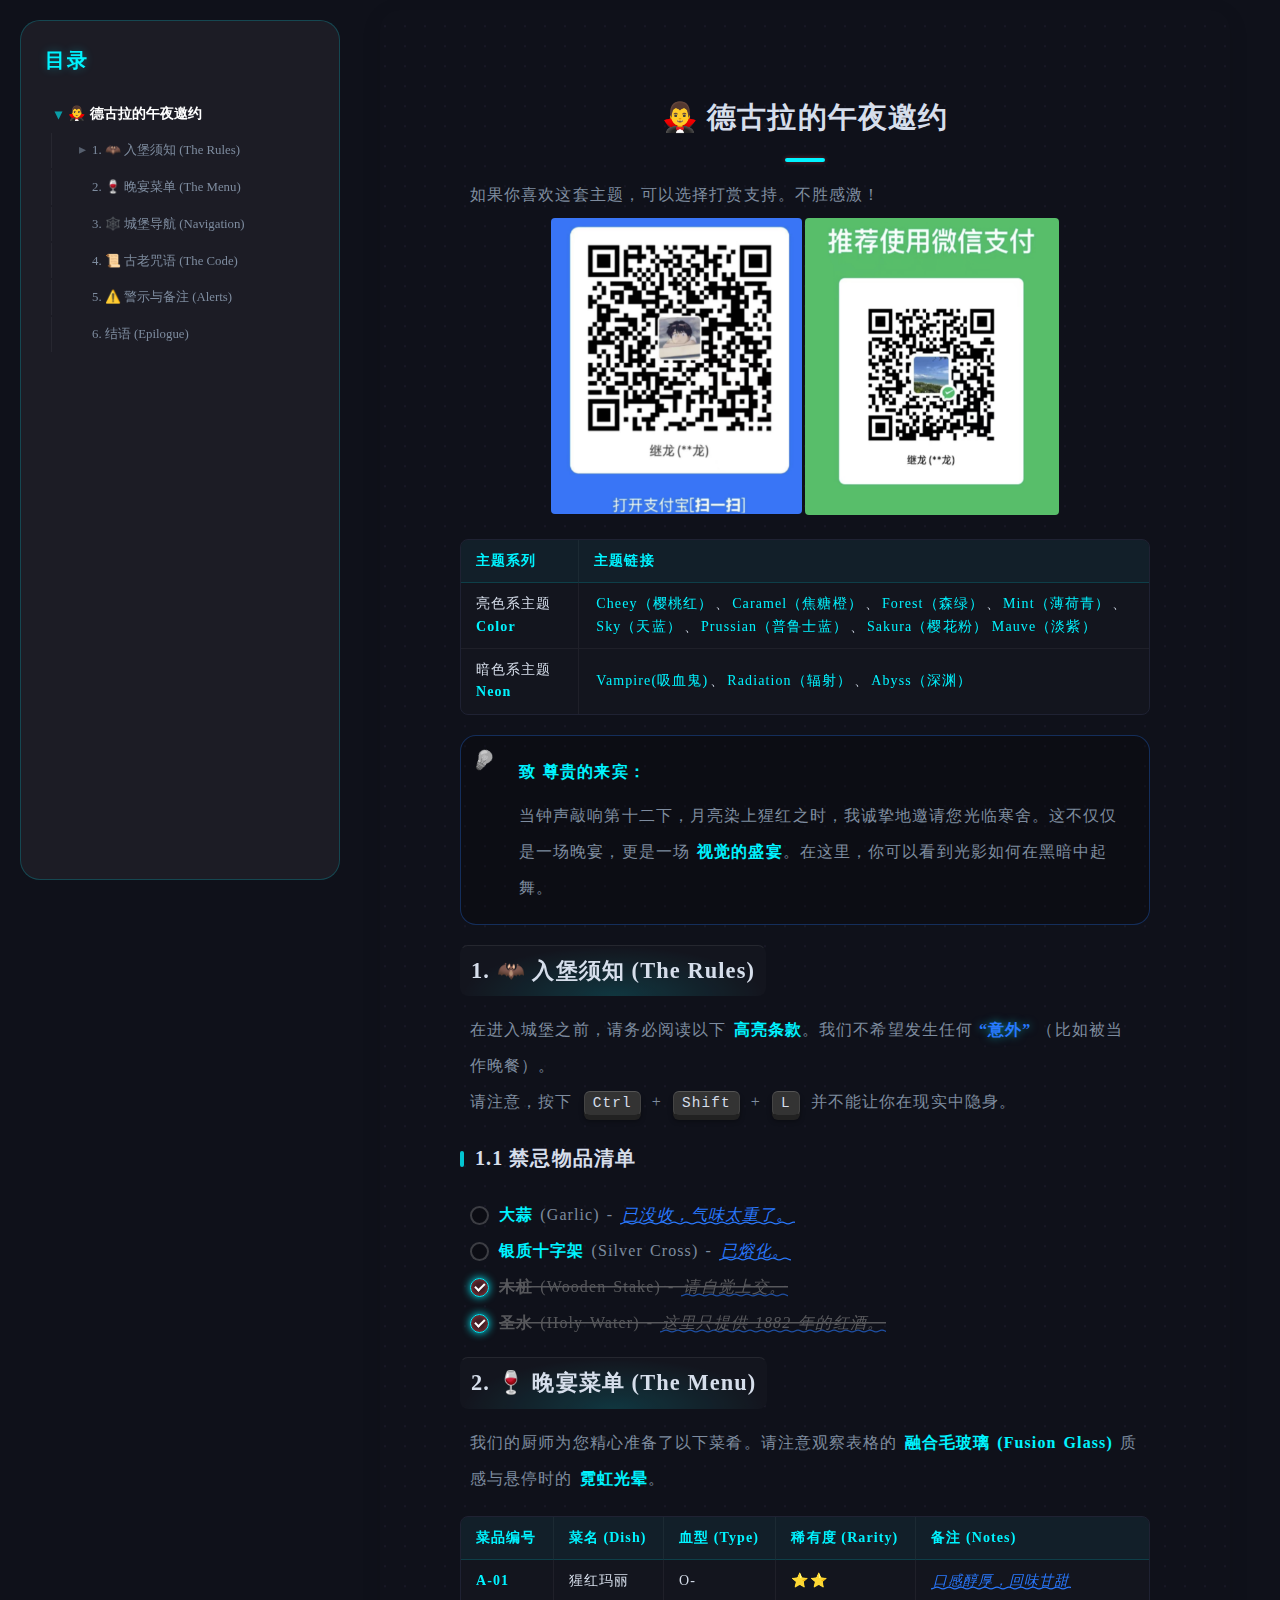
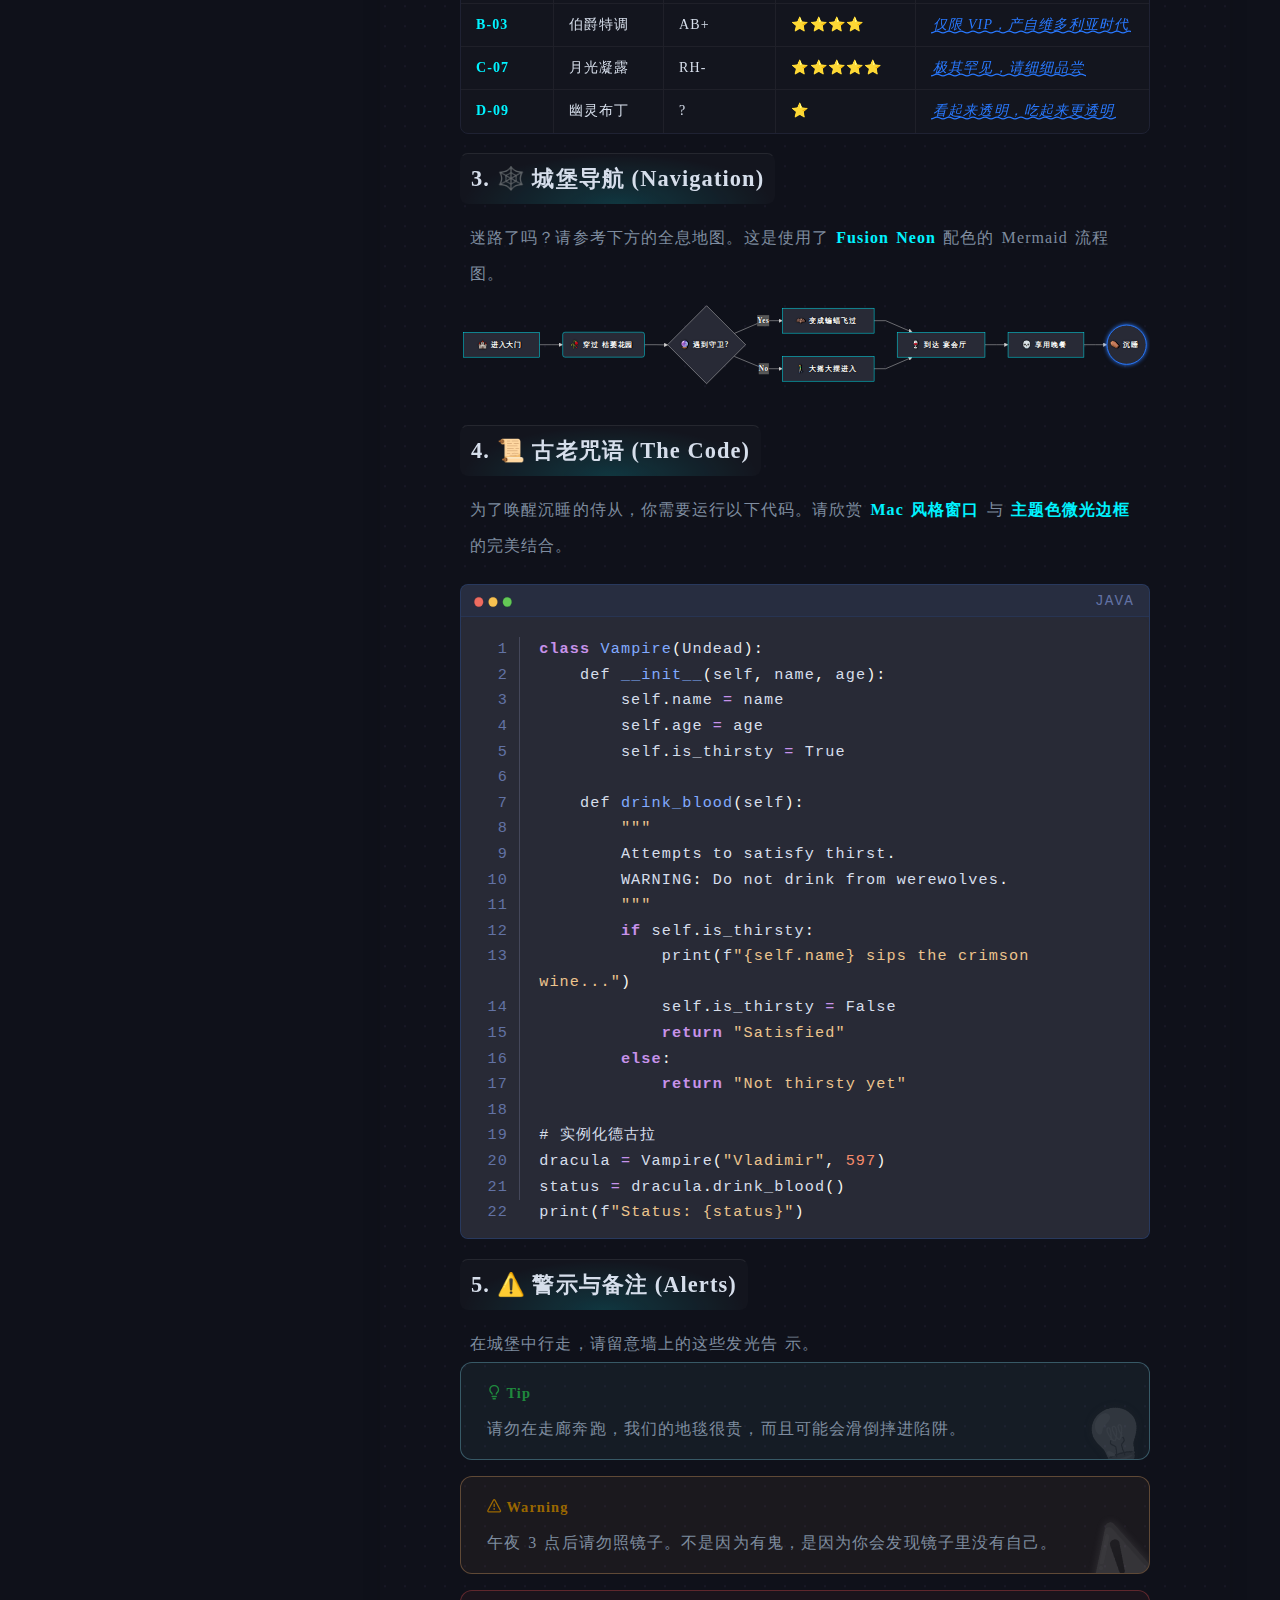
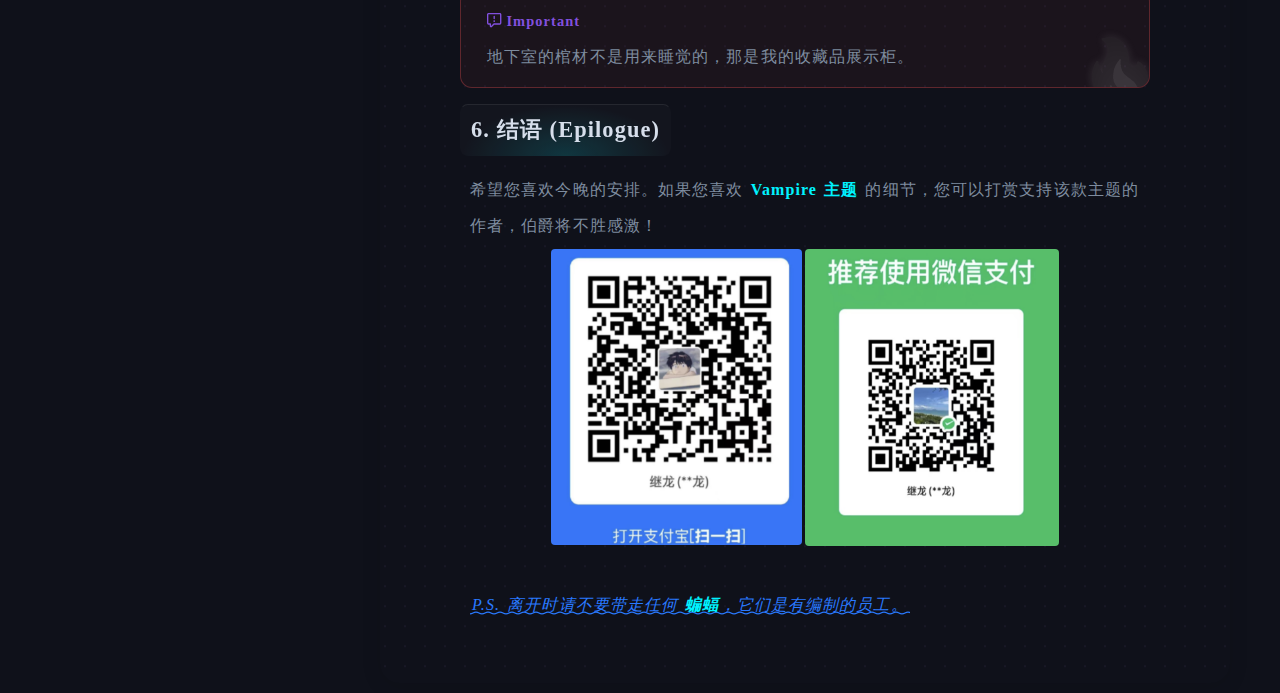
<file: demo/demo-abyss.html>
<!doctype html>
<html>
<head>
<meta charset='UTF-8'><meta name='viewport' content='width=device-width initial-scale=1'><style type='text/css'>html {overflow-x: initial !important;}</style>
<style type='text/css'  id="style-mermaid">:root { --mermaid-theme: default; --mermaid-sequence-numbers: off; --mermaid-flowchart-curve: linear; --mermaid--gantt-left-padding: 75; --sequence-theme: simple; }
.privacy { display: none; }

</style>
<style type='text/css'  id="style-base">:root { --bg-color: #ffffff; --text-color: #333333; --select-text-bg-color: #B5D6FC; --select-text-font-color: auto; --monospace: "Lucida Console",Consolas,"Courier",monospace; --title-bar-height: 20px; }
.mac-os-11 { --title-bar-height: 28px; }
html { font-size: 14px; background-color: var(--bg-color); color: var(--text-color); font-family: "Helvetica Neue", Helvetica, Arial, "Segoe UI Emoji", "SF Pro", sans-serif; -webkit-font-smoothing: antialiased; }
h1, h2, h3, h4, h5 { white-space: pre-wrap; }
body { margin: 0px; padding: 0px; height: auto; inset: 0px; font-size: 1rem; line-height: 1.42857; overflow-x: hidden; background: inherit; }
iframe { margin: auto; }
a.url { word-break: break-all; }
a:active, a:hover { outline: 0px; }
.in-text-selection, ::selection { text-shadow: none; background: var(--select-text-bg-color); color: var(--select-text-font-color); }
#write { margin: 0px auto; height: auto; width: inherit; word-break: normal; overflow-wrap: break-word; position: relative; white-space: normal; overflow-x: visible; padding-top: 36px; }
#write.first-line-indent p { text-indent: 2em; }
#write.first-line-indent li p, #write.first-line-indent p *, #write.first-line-indent svg * { text-indent: 0px; }
#write.first-line-indent li { margin-left: 2em; }
.for-image #write { padding-left: 8px; padding-right: 8px; }
body.typora-export { padding-left: 30px; padding-right: 30px; }
.typora-export .footnote-line, .typora-export li, .typora-export p { white-space: pre-wrap; }
.typora-export .task-list-item input { pointer-events: none; }
@media screen and (max-width: 500px) {
  body.typora-export { padding-left: 0px; padding-right: 0px; }
  #write { padding-left: 20px; padding-right: 20px; }
}
#write li > figure:last-child { margin-bottom: 0.5rem; }
#write ol, #write ul { position: relative; }
img { max-width: 100%; vertical-align: middle; image-orientation: from-image; }
button, input, select, textarea { color: inherit; font: inherit; }
input[type="checkbox"], input[type="radio"] { line-height: normal; padding: 0px; }
*, ::after, ::before { box-sizing: border-box; }
#write h1, #write h2, #write h3, #write h4, #write h5, #write h6, #write p, #write pre { width: inherit; position: relative; }
#write svg h1, #write svg h2, #write svg h3, #write svg h4, #write svg h5, #write svg h6, #write svg p { position: static; }
.nodeLabel p { padding-right: 2px; padding-left: 2px; }
.typora-export .nodeLabel p { padding-right: 0px; padding-left: 0px; }
foreignobject { overflow: visible; }
p { line-height: inherit; }
h1, h2, h3, h4, h5, h6 { break-after: avoid-page; break-inside: avoid; orphans: 4; }
p { orphans: 4; }
li p { orphans: 1; }
h1 { font-size: 2rem; }
h2 { font-size: 1.8rem; }
h3 { font-size: 1.6rem; }
h4 { font-size: 1.4rem; }
h5 { font-size: 1.2rem; }
h6 { font-size: 1rem; }
.md-math-block, .md-rawblock, h1, h2, h3, h4, h5, h6, p { margin-top: 1rem; margin-bottom: 1rem; }
.hidden { display: none; }
.md-blockmeta { color: rgb(204, 204, 204); font-weight: 700; font-style: italic; }
a { cursor: pointer; }
sup.md-footnote { padding: 2px 4px; background-color: rgba(238, 238, 238, 0.7); color: rgb(85, 85, 85); border-radius: 4px; cursor: pointer; }
sup.md-footnote a, sup.md-footnote a:hover { color: inherit; text-transform: inherit; text-decoration: inherit; }
#write input[type="checkbox"] { cursor: pointer; width: inherit; height: inherit; }
figure { overflow-x: auto; margin: 1.2em 0px; max-width: calc(100% + 16px); padding: 0px; }
figure > table { margin: 0px; }
thead, tr { break-inside: avoid; break-after: auto; }
thead { display: table-header-group; }
table { border-collapse: collapse; border-spacing: 0px; width: 100%; overflow: auto; break-inside: auto; text-align: left; }
table.md-table td { min-width: 32px; }
.CodeMirror-gutters { border-right: 0px; background-color: inherit; }
.CodeMirror-linenumber { user-select: none; }
.CodeMirror { text-align: left; }
.CodeMirror-placeholder { opacity: 0.3; }
.CodeMirror pre { padding: 0px 4px; }
.CodeMirror-lines { padding: 0px; }
div.hr:focus { cursor: none; }
#write pre { white-space: pre-wrap; }
#write.fences-no-line-wrapping pre { white-space: pre; }
#write pre.ty-contain-cm { white-space: normal; }
.CodeMirror-gutters { margin-right: 4px; }
.md-fences { font-size: 0.9rem; display: block; break-inside: avoid; text-align: left; overflow: visible; white-space: pre; background: inherit; position: relative !important; }
.md-fences-adv-panel { width: 100%; margin-top: 10px; text-align: center; padding-top: 0px; padding-bottom: 8px; overflow-x: auto; }
#write .md-fences.mock-cm { white-space: pre-wrap; }
.md-fences.md-fences-with-lineno { padding-left: 0px; }
#write.fences-no-line-wrapping .md-fences.mock-cm { white-space: pre; overflow-x: auto; }
.md-fences.mock-cm.md-fences-with-lineno { padding-left: 8px; }
.CodeMirror-line, twitterwidget { break-inside: avoid; }
svg { break-inside: avoid; }
.footnotes { opacity: 0.8; font-size: 0.9rem; margin-top: 1em; margin-bottom: 1em; }
.footnotes + .footnotes { margin-top: 0px; }
.md-reset { margin: 0px; padding: 0px; border: 0px; outline: 0px; vertical-align: top; background: 0px 0px; text-decoration: none; text-shadow: none; float: none; position: static; width: auto; height: auto; white-space: nowrap; cursor: inherit; -webkit-tap-highlight-color: transparent; line-height: normal; font-weight: 400; text-align: left; box-sizing: content-box; direction: ltr; }
li div { padding-top: 0px; }
blockquote { margin: 1rem 0px; }
li .mathjax-block, li p { margin: 0.5rem 0px; }
li blockquote { margin: 1rem 0px; }
li { margin: 0px; position: relative; }
blockquote > :last-child { margin-bottom: 0px; }
blockquote > :first-child, li > :first-child { margin-top: 0px; }
.footnotes-area { color: rgb(136, 136, 136); margin-top: 0.714rem; padding-bottom: 0.143rem; white-space: normal; }
#write .footnote-line { white-space: pre-wrap; }
@media print {
  body, html { border: 1px solid transparent; height: 99%; break-after: avoid; break-before: avoid; font-variant-ligatures: no-common-ligatures; }
  #write { margin-top: 0px; border-color: transparent !important; padding-top: 0px !important; padding-bottom: 0px !important; }
  .typora-export * { -webkit-print-color-adjust: exact; }
  .typora-export #write { break-after: avoid; }
  .typora-export #write::after { height: 0px; }
  .is-mac table { break-inside: avoid; }
  #write > p:nth-child(1) { margin-top: 0px; }
  .typora-export-show-outline .typora-export-sidebar { display: none; }
  figure { overflow-x: visible; }
}
.footnote-line { margin-top: 0.714em; font-size: 0.7em; }
a img, img a { cursor: pointer; }
pre.md-meta-block { font-size: 0.8rem; min-height: 0.8rem; white-space: pre-wrap; background: rgb(204, 204, 204); display: block; overflow-x: hidden; }
p > .md-image:only-child:not(.md-img-error) img, p > img:only-child { display: block; margin: auto; }
#write.first-line-indent p > .md-image:only-child:not(.md-img-error) img { left: -2em; position: relative; }
p > .md-image:only-child { display: inline-block; width: 100%; }
#write .MathJax_Display { margin: 0.8em 0px 0px; }
.md-math-block { width: 100%; }
.md-math-block:not(:empty)::after { display: none; }
.MathJax_ref { fill: currentcolor; }
[contenteditable="true"]:active, [contenteditable="true"]:focus, [contenteditable="false"]:active, [contenteditable="false"]:focus { outline: 0px; box-shadow: none; }
.md-task-list-item { position: relative; list-style-type: none; }
.task-list-item.md-task-list-item { padding-left: 0px; }
.md-task-list-item > input { position: absolute; top: 0px; left: 0px; margin-left: -1.2em; margin-top: calc(1em - 10px); border: none; }
.math { font-size: 1rem; }
.md-toc { min-height: 3.58rem; position: relative; font-size: 0.9rem; border-radius: 10px; }
.md-toc-content { position: relative; margin-left: 0px; }
.md-toc-content::after, .md-toc::after { display: none; }
.md-toc-item { display: block; color: rgb(65, 131, 196); }
.md-toc-item a { text-decoration: none; }
.md-toc-inner:hover { text-decoration: underline; }
.md-toc-inner { display: inline-block; cursor: pointer; }
.md-toc-h1 .md-toc-inner { margin-left: 0px; font-weight: 700; }
.md-toc-h2 .md-toc-inner { margin-left: 2em; }
.md-toc-h3 .md-toc-inner { margin-left: 4em; }
.md-toc-h4 .md-toc-inner { margin-left: 6em; }
.md-toc-h5 .md-toc-inner { margin-left: 8em; }
.md-toc-h6 .md-toc-inner { margin-left: 10em; }
@media screen and (max-width: 48em) {
  .md-toc-h3 .md-toc-inner { margin-left: 3.5em; }
  .md-toc-h4 .md-toc-inner { margin-left: 5em; }
  .md-toc-h5 .md-toc-inner { margin-left: 6.5em; }
  .md-toc-h6 .md-toc-inner { margin-left: 8em; }
}
a.md-toc-inner { font-size: inherit; font-style: inherit; font-weight: inherit; line-height: inherit; }
.footnote-line a:not(.reversefootnote) { color: inherit; }
.reversefootnote { font-family: ui-monospace, sans-serif; }
.md-attr { display: none; }
.md-fn-count::after { content: "."; }
code, pre, samp, tt { font-family: var(--monospace); }
kbd { margin: 0px 0.1em; padding: 0.1em 0.6em; font-size: 0.8em; color: rgb(36, 39, 41); background: rgb(255, 255, 255); border: 1px solid rgb(173, 179, 185); border-radius: 3px; box-shadow: rgba(12, 13, 14, 0.2) 0px 1px 0px, rgb(255, 255, 255) 0px 0px 0px 2px inset; white-space: nowrap; vertical-align: middle; }
.md-comment { color: rgb(162, 127, 3); opacity: 0.6; font-family: var(--monospace); }
code { text-align: left; vertical-align: initial; }
a.md-print-anchor { white-space: pre !important; border-width: initial !important; border-style: none !important; border-color: initial !important; display: inline-block !important; position: absolute !important; width: 1px !important; right: 0px !important; outline: 0px !important; background: 0px 0px !important; text-decoration: initial !important; text-shadow: initial !important; }
.os-windows.monocolor-emoji .md-emoji { font-family: "Segoe UI Symbol", sans-serif; }
.md-diagram-panel > svg { max-width: 100%; }
[lang="flow"] svg, [lang="mermaid"] svg { max-width: 100%; height: auto; }
[lang="mermaid"] .node text { font-size: 1rem; }
table tr th { border-bottom: 0px; }
video { max-width: 100%; display: block; margin: 0px auto; }
iframe { max-width: 100%; width: 100%; border: none; }
.highlight td, .highlight tr { border: 0px; }
mark { background: rgb(255, 255, 0); color: rgb(0, 0, 0); }
.md-html-inline .md-plain, .md-html-inline strong, mark .md-inline-math, mark strong { color: inherit; }
.md-expand mark .md-meta { opacity: 0.3 !important; }
mark .md-meta { color: rgb(0, 0, 0); }
@media print {
  .typora-export h1, .typora-export h2, .typora-export h3, .typora-export h4, .typora-export h5, .typora-export h6 { break-inside: avoid; }
}
.md-diagram-panel .messageText { stroke: none !important; }
.md-diagram-panel .start-state { fill: var(--node-fill); }
.md-diagram-panel .edgeLabel rect { opacity: 1 !important; }
.md-fences.md-fences-math { font-size: 1em; }
.md-fences-advanced:not(.md-focus) { padding: 0px; white-space: nowrap; border: 0px; }
.md-fences-advanced:not(.md-focus) { background: inherit; }
.mermaid-svg { margin: auto; }
.typora-export-show-outline .typora-export-content { max-width: 1440px; margin: auto; display: flex; flex-direction: row; }
.typora-export-sidebar { width: 300px; font-size: 0.8rem; margin-top: 80px; margin-right: 18px; }
.typora-export-show-outline #write { --webkit-flex: 2; flex: 2 1 0%; }
.typora-export-sidebar .outline-content { position: fixed; top: 0px; max-height: 100%; overflow: hidden auto; padding-bottom: 30px; padding-top: 60px; width: 300px; }
@media screen and (max-width: 1024px) {
  .typora-export-sidebar, .typora-export-sidebar .outline-content { width: 240px; }
}
@media screen and (max-width: 800px) {
  .typora-export-sidebar { display: none; }
}
.outline-content li, .outline-content ul { margin-left: 0px; margin-right: 0px; padding-left: 0px; padding-right: 0px; list-style: none; overflow-wrap: anywhere; }
.outline-content ul { margin-top: 0px; margin-bottom: 0px; }
.outline-content strong { font-weight: 400; }
.outline-expander { width: 1rem; height: 1.42857rem; position: relative; display: table-cell; vertical-align: middle; cursor: pointer; padding-left: 4px; }
.outline-expander::before { content: ""; position: relative; font-family: Ionicons; display: inline-block; font-size: 8px; vertical-align: middle; }
.outline-item { padding-top: 3px; padding-bottom: 3px; cursor: pointer; }
.outline-expander:hover::before { content: ""; }
.outline-h1 > .outline-item { padding-left: 0px; }
.outline-h2 > .outline-item { padding-left: 1em; }
.outline-h3 > .outline-item { padding-left: 2em; }
.outline-h4 > .outline-item { padding-left: 3em; }
.outline-h5 > .outline-item { padding-left: 4em; }
.outline-h6 > .outline-item { padding-left: 5em; }
.outline-label { cursor: pointer; display: table-cell; vertical-align: middle; text-decoration: none; color: inherit; }
.outline-label:hover { text-decoration: underline; }
.outline-item:hover { border-color: rgb(245, 245, 245); background-color: var(--item-hover-bg-color); }
.outline-item:hover { margin-left: -28px; margin-right: -28px; border-left: 28px solid transparent; border-right: 28px solid transparent; }
.outline-item-single .outline-expander::before, .outline-item-single .outline-expander:hover::before { display: none; }
.outline-item-open > .outline-item > .outline-expander::before { content: ""; }
.outline-children { display: none; }
.info-panel-tab-wrapper { display: none; }
.outline-item-open > .outline-children { display: block; }
.typora-export .outline-item { padding-top: 1px; padding-bottom: 1px; }
.typora-export .outline-item:hover { margin-right: -8px; border-right: 8px solid transparent; }
.typora-export .outline-expander::before { content: "+"; font-family: inherit; top: -1px; }
.typora-export .outline-expander:hover::before, .typora-export .outline-item-open > .outline-item > .outline-expander::before { content: "−"; }
.typora-export-collapse-outline .outline-children { display: none; }
.typora-export-collapse-outline .outline-item-open > .outline-children, .typora-export-no-collapse-outline .outline-children { display: block; }
.typora-export-no-collapse-outline .outline-expander::before { content: "" !important; }
.typora-export-show-outline .outline-item-active > .outline-item .outline-label { font-weight: 700; }
.md-inline-math-container mjx-container { zoom: 0.95; }
mjx-container { break-inside: avoid; }
.md-alert.md-alert-note { border-left-color: rgb(9, 105, 218); }
.md-alert.md-alert-important { border-left-color: rgb(130, 80, 223); }
.md-alert.md-alert-warning { border-left-color: rgb(154, 103, 0); }
.md-alert.md-alert-tip { border-left-color: rgb(31, 136, 61); }
.md-alert.md-alert-caution { border-left-color: rgb(207, 34, 46); }
.md-alert { padding: 0px 1em; margin-bottom: 16px; color: inherit; border-left: 0.25em solid rgb(0, 0, 0); }
.md-alert-text-note { color: rgb(9, 105, 218); }
.md-alert-text-important { color: rgb(130, 80, 223); }
.md-alert-text-warning { color: rgb(154, 103, 0); }
.md-alert-text-tip { color: rgb(31, 136, 61); }
.md-alert-text-caution { color: rgb(207, 34, 46); }
.md-alert-text { font-size: 0.9rem; font-weight: 700; }
.md-alert-text svg { fill: currentcolor; position: relative; top: 0.125em; margin-right: 1ch; overflow: visible; }
.md-alert-text-container::after { content: attr(data-text); text-transform: capitalize; pointer-events: none; margin-right: 1ch; }

</style>
<style type='text/css'  id="style-codemirror">.CodeMirror { height: auto; }
.CodeMirror.cm-s-inner { background: inherit; }
.CodeMirror-scroll { overflow: auto hidden; z-index: 3; }
.CodeMirror-gutter-filler, .CodeMirror-scrollbar-filler { background-color: rgb(255, 255, 255); }
.CodeMirror-gutters { border-right: 1px solid rgb(221, 221, 221); background: inherit; white-space: nowrap; }
.CodeMirror-linenumber { padding: 0px 3px 0px 5px; text-align: right; color: rgb(153, 153, 153); }
.cm-s-inner .cm-keyword { color: rgb(119, 0, 136); }
.cm-s-inner .cm-atom, .cm-s-inner.cm-atom { color: rgb(34, 17, 153); }
.cm-s-inner .cm-number { color: rgb(17, 102, 68); }
.cm-s-inner .cm-def { color: rgb(0, 0, 255); }
.cm-s-inner .cm-variable { color: rgb(0, 0, 0); }
.cm-s-inner .cm-variable-2 { color: rgb(0, 85, 170); }
.cm-s-inner .cm-variable-3 { color: rgb(0, 136, 85); }
.cm-s-inner .cm-string { color: rgb(170, 17, 17); }
.cm-s-inner .cm-property { color: rgb(0, 0, 0); }
.cm-s-inner .cm-operator { color: rgb(152, 26, 26); }
.cm-s-inner .cm-comment, .cm-s-inner.cm-comment { color: rgb(170, 85, 0); }
.cm-s-inner .cm-string-2 { color: rgb(255, 85, 0); }
.cm-s-inner .cm-meta { color: rgb(85, 85, 85); }
.cm-s-inner .cm-qualifier { color: rgb(85, 85, 85); }
.cm-s-inner .cm-builtin { color: rgb(51, 0, 170); }
.cm-s-inner .cm-bracket { color: rgb(153, 153, 119); }
.cm-s-inner .cm-tag { color: rgb(17, 119, 0); }
.cm-s-inner .cm-attribute { color: rgb(0, 0, 204); }
.cm-s-inner .cm-header, .cm-s-inner.cm-header { color: rgb(0, 0, 255); }
.cm-s-inner .cm-quote, .cm-s-inner.cm-quote { color: rgb(0, 153, 0); }
.cm-s-inner .cm-hr, .cm-s-inner.cm-hr { color: rgb(153, 153, 153); }
.cm-s-inner .cm-link, .cm-s-inner.cm-link { color: rgb(0, 0, 204); }
.cm-negative { color: rgb(221, 68, 68); }
.cm-positive { color: rgb(34, 153, 34); }
.cm-header, .cm-strong { font-weight: 700; }
.cm-del { text-decoration: line-through; }
.cm-em { font-style: italic; }
.cm-link { text-decoration: underline; }
.cm-error { color: red; }
.cm-invalidchar { color: red; }
.cm-constant { color: rgb(38, 139, 210); }
.cm-defined { color: rgb(181, 137, 0); }
div.CodeMirror span.CodeMirror-matchingbracket { color: rgb(0, 255, 0); }
div.CodeMirror span.CodeMirror-nonmatchingbracket { color: rgb(255, 34, 34); }
.cm-s-inner .CodeMirror-activeline-background { background: inherit; }
.CodeMirror { position: relative; overflow: hidden; }
.CodeMirror-scroll { height: 100%; outline: 0px; position: relative; box-sizing: content-box; background: inherit; }
.CodeMirror-sizer { position: relative; }
.CodeMirror-gutter-filler, .CodeMirror-hscrollbar, .CodeMirror-scrollbar-filler, .CodeMirror-vscrollbar { position: absolute; z-index: 6; display: none; outline: 0px; }
.CodeMirror-vscrollbar { right: 0px; top: 0px; overflow: hidden; }
.CodeMirror-hscrollbar { bottom: 0px; left: 0px; overflow: auto hidden; }
.CodeMirror-scrollbar-filler { right: 0px; bottom: 0px; }
.CodeMirror-gutter-filler { left: 0px; bottom: 0px; }
.CodeMirror-gutters { position: absolute; left: 0px; top: 0px; padding-bottom: 10px; z-index: 3; overflow-y: hidden; }
.CodeMirror-gutter { white-space: normal; height: 100%; box-sizing: content-box; padding-bottom: 30px; margin-bottom: -32px; display: inline-block; }
.CodeMirror-gutter-wrapper { position: absolute; z-index: 4; background: 0px 0px !important; border: none !important; }
.CodeMirror-gutter-background { position: absolute; top: 0px; bottom: 0px; z-index: 4; }
.CodeMirror-gutter-elt { position: absolute; cursor: default; z-index: 4; }
.CodeMirror-lines { cursor: text; }
.CodeMirror pre { border-radius: 0px; border-width: 0px; background: 0px 0px; font-family: inherit; font-size: inherit; margin: 0px; white-space: pre; overflow-wrap: normal; color: inherit; z-index: 2; position: relative; overflow: visible; }
.CodeMirror-wrap pre { overflow-wrap: break-word; white-space: pre-wrap; word-break: normal; }
.CodeMirror-code pre { border-right: 30px solid transparent; width: fit-content; }
.CodeMirror-wrap .CodeMirror-code pre { border-right: none; width: auto; }
.CodeMirror-linebackground { position: absolute; inset: 0px; z-index: 0; }
.CodeMirror-linewidget { position: relative; z-index: 2; overflow: auto; }
.CodeMirror-wrap .CodeMirror-scroll { overflow-x: hidden; }
.CodeMirror-measure { position: absolute; width: 100%; height: 0px; overflow: hidden; visibility: hidden; }
.CodeMirror-measure pre { position: static; }
.CodeMirror div.CodeMirror-cursor { position: absolute; visibility: hidden; border-right: none; width: 0px; }
.CodeMirror div.CodeMirror-cursor { visibility: hidden; }
.CodeMirror-focused div.CodeMirror-cursor { visibility: inherit; }
.cm-searching { background: rgba(255, 255, 0, 0.4); }
span.cm-underlined { text-decoration: underline; }
span.cm-strikethrough { text-decoration: line-through; }
.cm-tw-syntaxerror { color: rgb(255, 255, 255); background-color: rgb(153, 0, 0); }
.cm-tw-deleted { text-decoration: line-through; }
.cm-tw-header5 { font-weight: 700; }
.cm-tw-listitem:first-child { padding-left: 10px; }
.cm-tw-box { border-style: solid; border-right-width: 1px; border-bottom-width: 1px; border-left-width: 1px; border-color: inherit; border-top-width: 0px !important; }
.cm-tw-underline { text-decoration: underline; }
@media print {
  .CodeMirror div.CodeMirror-cursor { visibility: hidden; }
}

</style>
<style type='text/css'  id="style-theme_css">html {
  font-size: 16px;
  font-family: "LXGW WenKai";
}

/* 软件内部Markdown样式 */
#write {
  max-width: 950px;
  margin: 0 auto;
  padding: 15px;
  line-height: 2.25;
  color: var(--text-color);
  letter-spacing: 1.1px;
  word-break: break-word;
  word-wrap: break-word;
  text-align: left;
  position: relative;
  z-index: 0;
}

#write::before {
  content: "";
  position: absolute;
  top: 0;
  left: 0;
  right: 0;
  bottom: 0;
  pointer-events: none;
  z-index: -1;
  background-color: var(--texture-mask-color);
  opacity: var(--texture-opacity);
  -webkit-mask-image: var(--bg-style);
  mask-image: var(--bg-style);
  -webkit-mask-size: 20px 20px;
  mask-size: 20px 20px;
  -webkit-mask-repeat: repeat;
  mask-repeat: repeat;
  -webkit-mask-position: center;
  mask-position: center;
}

#write p {
  color: var(--text-color-secondary);
  margin: 0px 10px;
  font-family: Optima-Regular, Optima, "LXGW WenKai", PingFangSC-light, PingFangTC-light,
    "PingFang SC", Cambria, Cochin, Georgia, Times, "Times New Roman", serif;
  font-size: 1rem;
  word-spacing: 2px;
}

#write h3.md-heading:after,
h4.md-heading:after,
h5.md-heading:after,
h6.md-heading:after {
  content: " ";
  display: inline-block;
  height: 2em;
  width: 2em;
  vertical-align: top;
  margin-left: -2px;
  background-color: var(--primary-color);
  -webkit-mask-repeat: no-repeat;
  -webkit-mask-position: center;
  -webkit-mask-size: 24px 24px;
  mask-repeat: no-repeat;
  mask-position: center;
  mask-size: 24px 24px;
}

#write h3.md-heading:after {
  -webkit-mask-image: var(--h3-icon-shape);
  mask-image: var(--h3-icon-shape);
}

#write h4.md-heading:after {
  -webkit-mask-image: var(--h4-icon-shape);
  mask-image: var(--h4-icon-shape);
}

#write h5.md-heading:after {
  -webkit-mask-image: var(--h5-icon-shape);
  mask-image: var(--h5-icon-shape);
}

#write h6.md-heading:after {
  -webkit-mask-image: var(--h6-icon-shape);
  mask-image: var(--h6-icon-shape);
}

#write h1,
#write h2,
#write h3,
#write h4,
#write h5,
#write h6 {
  color: var(--text-color);
  transition: all 0.3s ease;
}

#write h1,
#write h2,
#write h3,
#write h4,
#write h5,
#write h6 {
  color: var(--text-color);
  transition: all 0.3s ease;
}

/* --- H1: 暗色主题优化版 --- */
#write h1 {
  text-align: center;
  font-size: 1.8rem;
  margin: 15px auto; /* 保持原有的间距 */
  position: relative;
  
  /* [核心修复 1] 宽度自适应，解决 table 布局的光标问题 */
  width: fit-content;
  
  /* [核心修复 2] 强制最小尺寸，解决空内容“隐身”无法点击的问题 */
  min-width: 120px;
  min-height: 1.4em;
  
  /* 布局调整 */
  padding-bottom: 12px; /* 给下划线留出空间 */
  border-bottom: none;
  
  /* [细节优化] 编辑模式下鼠标应为“输入”状态，原代码 default 会让人误以为不可点 */
  cursor: text; 
  
  /* 动效过渡 */
  transition: color 0.3s ease, transform 0.3s ease, text-shadow 0.3s ease;
}

/* 底部线条 (伪元素 - 霓虹风格) */
#write h1::after {
  content: '';
  position: absolute;
  
  /* [位置统一] 统一改为 bottom: 0，配合 padding-bottom 使用更稳定 */
  bottom: 0; 
  left: 50%;
  
  /* 初始状态 */
  width: 40px;
  height: 4px;
  border-radius: 4px;
  
  /* 颜色变量 (保留暗色主题特色) */
  background: var(--h1-underline-color);
  
  /* 初始微弱光晕 */
  box-shadow: 0 0 5px rgba(255, 85, 85, 0.4);
  
  /* 居中定位 */
  transform: translateX(-50%);
  
  /* 动效 */
  transition: width 0.4s cubic-bezier(0.25, 0.8, 0.25, 1), box-shadow 0.3s ease;
}

/* --- 交互逻辑 (移植防抖动优化) --- */

/* 1. 悬停状态 (非输入焦点时)：上浮 + 文字发光 */
#write h1:not(.md-focus):hover {
  transform: translateY(-2px); /* 添加了上浮效果，与亮色主题保持一致 */
  text-shadow: var(--glow-shadow-text);
}

/* 2. 悬停 OR 聚焦状态：线条展开 + 强光晕 */
/* 注意：这里保留了 .md-focus，确保你在打字时，线条也是展开且发光的 */
#write h1:hover::after,
#write h1:focus::after,
#write h1.md-focus::after {
  width: 100%;
  
  /* 增强光晕，模拟霓虹灯亮起 */
  box-shadow: 0 0 15px var(--h1-underline-color); 
}

#write h2 {
  font-size: 1.4rem;
  width: fit-content;
  margin: 1rem 0;
  padding: 0px 10px;
  border-radius: 8px;
  cursor: default;

  backdrop-filter: blur(8px);
  -webkit-backdrop-filter: blur(8px);

  background-color: rgba(255, 255, 255, 0.02);
  background-image: var(--h2-bg-image);
  background-repeat: no-repeat;

  border-top: 1px solid rgba(255, 255, 255, 0.08);
  border-left: 1px solid transparent;
  border-right: 1px solid transparent;

  transition: all 0.5s ease;
}

#write h2:hover,
#write h2:focus,
#write h2.md-focus {
  color: var(--primary-color);
  background-image: var(--h2-bg-image-hover);
  border-bottom-color: var(--h2-border-bottom-hover);
  text-shadow: var(--glow-shadow-text);
  box-shadow: 0 4px 12px rgba(0, 0, 0, 0.2);
  transform: translateY(-1px);
}


#write h3 {
  position: relative;
  padding-left: 15px;
  font-size: 1.25rem;
  margin-top: 1rem 0;
  transition: padding-left 0.3s ease, color 0.3s ease;
}

#write h3::before {
  content: '';
  position: absolute;
  left: 0;
  top: 50%;
  transform: translateY(-50%);
  width: 4px;
  height: 16px;
  background: var(--primary-color);
  border-radius: 2px;
  transition: all 0.3s cubic-bezier(0.25, 0.8, 0.25, 1);
  opacity: 0.8;
}

#write h3:hover,
#write h3:focus,
#write h3.md-focus {
  color: var(--primary-color);
  padding-left: 20px;
  text-shadow: var(--glow-shadow-text);
}

#write h3:hover::before,
#write h3:focus::before,
#write h3.md-focus::before {
  height: 60%;
  opacity: 1;
  box-shadow: var(--glow-shadow-box);
}

#write h4 {
  margin: 20px 0;
  font-size: 1.15rem;
  display: flex;
  align-items: center;
}

#write h4::before {
  content: "";
  margin-right: 10px;
  display: inline-block;
  background-color: var(--primary-color);
  width: 8px;
  height: 8px;
  border-radius: 50%;
  transition: all 0.3s ease;
}

#write h4:hover,
#write h4:focus,
#write h4.md-focus {
  color: var(--primary-color);
  text-shadow: var(--glow-shadow-text);
  transform: translateX(5px);
}

#write h4:hover::before,
#write h4:focus::before,
#write h4.md-focus::before {
  transform: scale(1.2);
  box-shadow: var(--glow-shadow-box);
}


#write h5 {
  margin: 20px 0;
  font-size: 1.1rem;
  display: flex;
  align-items: center;
}

#write h5::before {
  content: "";
  margin-right: 10px;
  display: inline-block;
  background-color: transparent;
  border: 1.5px solid var(--primary-color);
  width: 8px;
  height: 8px;
  border-radius: 50%;
  box-sizing: border-box;
  transition: all 0.3s ease;
}

#write h5:hover,
#write h5:focus,
#write h5.md-focus {
  color: var(--primary-color);
  text-shadow: var(--glow-shadow-text);
  transform: translateX(5px);
}

#write h5:hover::before,
#write h5:focus::before,
#write h5.md-focus::before {
  background-color: transparent;
  border-color: var(--primary-color);
  box-shadow: var(--glow-shadow-box);
  transform: scale(1.2);
}


#write h6 {
  margin: 20px 0;
  font-size: 1.1rem;
  color: var(--text-color);
}

#write h6::before {
  content: "-";
  color: var(--primary-color);
  margin-right: 7px;
  display: inline-block;
  font-weight: bold;
  transition: all 0.3s ease;
}

#write h6:hover,
#write h6:focus,
#write h6.md-focus {
  color: var(--primary-color);
  text-shadow: var(--glow-shadow-text);
  transform: translateX(5px);
}

#write h6:hover::before,
#write h6:focus::before,
#write h6.md-focus::before {
  text-shadow: var(--glow-shadow-text);
  transform: scaleX(1.5);
}


#write {
  counter-reset: h1;
}

h1 {
  counter-reset: h2;
}

h2 {
  counter-reset: h3;
}

h3 {
  counter-reset: h4;
}

h4 {
  counter-reset: h5;
}

h5 {
  counter-reset: h6;
}

.sidebar-content {
  counter-reset: h1
}

.outline-content {
  counter-reset: h1
}

.outline-h1 {
  counter-reset: h2
}

.outline-h2 {
  counter-reset: h3
}

.outline-h3 {
  counter-reset: h4
}

.outline-h4 {
  counter-reset: h5
}

.outline-h5 {
  counter-reset: h6
}



.md-toc-content {
  counter-reset: h1toc
}

.md-toc-h1 {
  counter-reset: h2toc
}

.md-toc-h2 {
  counter-reset: h3toc
}

.md-toc-h3 {
  counter-reset: h4toc
}

.md-toc-h4 {
  counter-reset: h5toc
}

.md-toc-h5 {
  counter-reset: h6toc
}


#write h1:before {
  counter-increment: h1;
  content: var(--autonum-h1);
}

#outline-content li.outline-h1>div>span.outline-label:before {
  counter-increment: h1;
  content: var(--autonum-h1);
}

.outline-content .outline-h1>.outline-item>.outline-label:before {
  counter-increment: h1;
  content: var(--autonum-h1);
}

#write span.md-toc-item.md-toc-h1>a:before {
  counter-increment: h1toc;
  content: var(--autonum-h1toc);
}

#write h2:before {
  counter-increment: h2;
  content: var(--autonum-h2);
  color: var(--head-title-h2-color);
}

.outline-content .outline-h2>.outline-item>.outline-label:before {
  counter-increment: h2;
  content: var(--autonum-h2);
}

li.outline-h2>div>a.outline-label:before {
  counter-increment: h2;
  content: var(--autonum-h2);
}

#write span.md-toc-item.md-toc-h2>a:before {
  counter-increment: h2toc;
  content: var(--autonum-h2toc);
}


#write h3>span:first-of-type::before {
  counter-increment: h3;
  content: var(--autonum-h3);
  color: var(--element-color);
}

#outline-content li.outline-h3>div>span.outline-label:before {
  counter-increment: h3;
  content: var(--autonum-h3);
}

.outline-content .outline-h3>.outline-item>.outline-label:before {
  counter-increment: h3;
  content: var(--autonum-h3);
}

#write span.md-toc-item.md-toc-h3>a:before {
  counter-increment: h3toc;
  content: var(--autonum-h3toc);
}


#write h4>span:first-of-type::before {
  counter-increment: h4;
  content: var(--autonum-h4);
  color: var(--element-color);
}

#outline-content li.outline-h4>div>span.outline-label:before {
  counter-increment: h4;
  content: var(--autonum-h4);
}

.outline-content .outline-h4>.outline-item>.outline-label:before {
  counter-increment: h4;
  content: var(--autonum-h4);
}

#write span.md-toc-item.md-toc-h4>a:before {
  counter-increment: h4toc;
  content: var(--autonum-h4toc);
}


#write h5>span:first-of-type::before {
  counter-increment: h5;
  content: var(--autonum-h5);
  color: var(--element-color);
}

#outline-content li.outline-h5>div>span.outline-label:before {
  counter-increment: h5;
  content: var(--autonum-h5);
}

.outline-content .outline-h5>.outline-item>.outline-label:before {
  counter-increment: h5;
  content: var(--autonum-h5);
}

#write span.md-toc-item.md-toc-h5>a:before {
  counter-increment: h5toc;
  content: var(--autonum-h5toc);
}


#write h6>span:first-of-type::before {
  counter-increment: h6;
  content: var(--autonum-h6);
  color: var(--element-color);
}

#outline-content li.outline-h6>div>span.outline-label:before {
  counter-increment: h6;
  content: var(--autonum-h6);
}

.outline-content .outline-h6>.outline-item>.outline-label:before {
  counter-increment: h6;
  content: var(--autonum-h6);
}

#write span.md-toc-item.md-toc-h6>a:before {
  counter-increment: h6toc;
  content: var(--autonum-h6toc);
}


/* 列表 */
::marker {
  color: var(--primary-color);
}

li.md-list-item {
  margin: 0.4rem 0;
}

#write ul,
#write ol {
  margin-top: 0px;
  margin-left: 16px;
  margin-bottom: 8px;
  padding-left: 13px;
}

#write em {
  padding: 0 3px 0 0;
}

#write ul {
  list-style-type: disc;
}

#write ul ul {
  list-style-type: circle;
}

#write ul ul ul {
  list-style-type: square;
}

#write ol {
  list-style-type: decimal;
}

#write ol ol {
  list-style-type: lower-alpha;
}

#write ol ol ol {
  list-style-type: lower-roman;
}

#write li section {
  margin-top: 5px;
  margin-bottom: 5px;
  line-height: 1.7rem;
  text-align: justify;
  color: #000000;
  font-weight: 500;
}

#write li:before {
  content: "";
  height: calc(100% - 50px);
  top: 35px;
  position: absolute;
  border-left: 0.5px solid var(--primary-color);
  left: -12.5px;
}

#write li.task-list-item:before {
  left: -6.5px;
}

/* 任务列表样式 */

@keyframes task-pulse {
  0% {
    transform: scale(1);
  }

  50% {
    transform: scale(1.15);
  }

  100% {
    transform: scale(1);
  }
}

.task-list-item {
  position: relative;
}
.task-list-item input {
  width: 1.25rem;
  height: 1.25rem;
  display: block;
  -webkit-appearance: initial;
  appearance: initial;
  position: absolute;
  top: 9px;
  left: -19px;
  margin: 0;
  cursor: pointer;
  outline: none;
  z-index: 1;
}

.task-list-item input::before {
  content: ' ';
  display: block;
  width: 1.2rem;
  height: 1.2rem;
  border-radius: 50%;
  background: rgba(0, 0, 0, 0.2);
  border: 2px solid rgba(255, 255, 255, 0.2);
  transition: all 0.3s cubic-bezier(0.175, 0.885, 0.32, 1.4);
  box-sizing: border-box;
}

.task-list-item input:checked::before {
  border: 1px solid var(--primary-color);
  background: rgba(255, 85, 85, 0.2);
  box-shadow: 0 0 8px var(--primary-color), inset 0 0 5px rgba(255, 85, 85, 0.5);
  animation: task-pulse 0.4s forwards;
}
.task-list-item input::after {
  content: ' ';
  position: absolute;
  top: 0.325rem;
  left: 0.28125rem;
  width: 0.6375rem;
  height: 0.4rem;
  border: 2.5px solid #fff;
  border-top: 0;
  border-right: 0;
  transform: rotate(-45deg) scale(0);
  opacity: 0;
  transition: all 0.3s cubic-bezier(0.175, 0.885, 0.32, 1.4);
}

.task-list-item input:checked::after {
  opacity: 1;
  transform: rotate(-45deg) scale(1);
  text-shadow: 0 0 5px #fff;
}
.task-list-item p {
  position: relative;
  display: inline;
  -webkit-box-decoration-break: clone;
  box-decoration-break: clone;
  background-image: linear-gradient(#888, #888);
  background-position: 0% 50%;
  background-size: 0% 1.5px;
  background-repeat: no-repeat;
  transition: background-size 0.4s cubic-bezier(0.25, 0.8, 0.25, 1), color 0.4s ease, opacity 0.4s ease;
  text-decoration: none !important;
}

.task-list-item input:checked+p {
  color: #888;
  opacity: 0.6;
  background-size: 100% 1.5px;
}

.task-list-item input:checked+p span {
  color: #888;
  transition: color 0.4s ease;
}


/* 引用 */
#write blockquote {
  position: relative;
  margin: 20px 0;
  padding: 18px 20px 18px 48px;
  color: var(--text-color-secondary);
  background-color: rgba(0, 0, 0, 0.2);
  border: 1px solid color-mix(in srgb, var(--secondary-color), transparent 70%);
  border-radius: 16px;
  transition: all 0.3s ease;
}

/* 图标装饰 */
#write blockquote::before {
  content: "💡";
  /* 你也可以换成 📌, 📝, ✨ */
  position: absolute;
  left: 10px;
  top: 2px;
  font-size: 20px;
  filter: grayscale(1);
  opacity: 0.8;
  transform: rotate(30deg);
  transition: all 0.3s cubic-bezier(0.34, 1.56, 0.64, 1);
}

#write blockquote p {
  color: var(--text-color-secondary);
  margin-bottom: 0.5em;
}

#write blockquote p:last-child {
  margin-bottom: 0;
}

#write blockquote:hover,
#write blockquote:focus,
#write blockquote:active,
#write blockquote.md-focus {
  border-color: var(--primary-color);
  background-color: color-mix(in srgb, var(--hover-background-color), transparent 95%);
  box-shadow: 0 0 15px color-mix(in srgb, var(--hover-background-color), transparent 90%), inset 0 0 10px color-mix(in srgb, var(--hover-background-color), transparent 95%);
  transform: scale(1.01);
}

#write blockquote:hover::before,
#write blockquote:focus::before,
#write blockquote.md-focus::before {
  filter: grayscale(0);
  opacity: 1;
  transform: rotate(0deg);
  text-shadow: 0 0 10px var(--primary-color);
}

/* 超链接 */
#write a {
  color: var(--primary-color);
  text-decoration: none;
  font-weight: 500;
  padding: 2px 4px;
  margin: 0 -2px;
  border-radius: 4px;
  background: transparent;
  border-bottom: none;
  transition: all 0.2s ease;
}

/* 图标设置 */
#write p a:not(.md-toc-inner)::before {
  content: '';
  display: inline-block;
  width: 1em;
  height: 1em;
  margin-right: 4px;
  vertical-align: -0.15em;
  background-color: var(--primary-color);
  -webkit-mask: url("data:image/svg+xml;charset=utf-8,%3Csvg xmlns='http://www.w3.org/2000/svg' viewBox='0 0 1024 1024'%3E%3Cpath d='M477.934459 330.486594A50.844091 50.844091 0 0 1 406.752731 258.796425L512 152.532274a254.220457 254.220457 0 0 1 359.467726 359.467726L762.66137 618.772592a50.844091 50.844091 0 1 1-71.690168-71.690169l106.772591-106.772592a152.532274 152.532274 0 0 0-215.578947-215.578947z m70.164846 361.501489A50.844091 50.844091 0 1 1 619.789474 762.66137l-107.281033 107.281033A254.220457 254.220457 0 0 1 152.532274 512L259.813307 406.752731a50.844091 50.844091 0 1 1 72.19861 69.656405l-107.789474 107.281033a152.532274 152.532274 0 0 0 215.578947 215.578947z m-126.601788-16.77855a50.844091 50.844091 0 1 1-71.690168-71.690169l251.678252-251.678252a50.844091 50.844091 0 0 1 71.690169 71.690169z'/%3E%3C/svg%3E") no-repeat center / contain;
  mask: url("data:image/svg+xml;charset=utf-8,%3Csvg xmlns='http://www.w3.org/2000/svg' viewBox='0 0 1024 1024'%3E%3Cpath d='M477.934459 330.486594A50.844091 50.844091 0 0 1 406.752731 258.796425L512 152.532274a254.220457 254.220457 0 0 1 359.467726 359.467726L762.66137 618.772592a50.844091 50.844091 0 1 1-71.690168-71.690169l106.772591-106.772592a152.532274 152.532274 0 0 0-215.578947-215.578947z m70.164846 361.501489A50.844091 50.844091 0 1 1 619.789474 762.66137l-107.281033 107.281033A254.220457 254.220457 0 0 1 152.532274 512L259.813307 406.752731a50.844091 50.844091 0 1 1 72.19861 69.656405l-107.789474 107.281033a152.532274 152.532274 0 0 0 215.578947 215.578947z m-126.601788-16.77855a50.844091 50.844091 0 1 1-71.690168-71.690169l251.678252-251.678252a50.844091 50.844091 0 0 1 71.690169 71.690169z'/%3E%3C/svg%3E") no-repeat center / contain;
  transition: transform 0.4s cubic-bezier(0.25, 0.8, 0.25, 1);
}

#write a:not(.md-toc-inner):hover {
  color: #fff;
  background: transparent;
  text-shadow: 0 0 5px var(--primary-color), 0 0 10px var(--primary-color);
  box-shadow: none;
}

#write a:hover:not(.md-toc-inner)::before {
  transform: rotate(180deg);
  background-color: #fff;
}

#write a:visited {
  color: var(--primary-color);
  text-shadow: 0 0 5px rgba(255, 85, 85, 0.6), 0 0 10px rgba(255, 85, 85, 0.3);
  opacity: 0.9;
}

#write a:visited:hover {
  color: #fff;
  text-shadow: 0 0 5px var(--primary-color), 0 0 10px var(--primary-color);
  opacity: 1;
}

#write sup a::before {
  content: none;
}

/* Mark: 高亮文本 */
#write mark {
  background-color: transparent;
  color: var(--secondary-color);
  font-weight: bold;
  padding: 0 4px;
  margin: 0 2px;
  border-radius: 4px;
  position: relative;
  text-shadow: var(--glow-shadow-box);
  transition: all 0.3s ease;
  -webkit-box-decoration-break: clone;
  box-decoration-break: clone;
}

#write mark::before,
#write mark::after {
  content: none;
}

#write mark:hover {
  color: #fff;
  background-color: rgba(255, 85, 85, 0.2);
  text-shadow:
    0 0 1px #fff,
    0 0 5px #fff,
    0 0 15px var(--primary-color),
    0 0 30px var(--primary-color);
  box-shadow: 0 0 15px rgba(255, 85, 85, 0.3);
  transform: scale(1.05);
}

/* Strong: 粗体 */
#write strong {
  color: var(--primary-color);
  font-weight: bold;
  display: inline-block;
  transition: transform 0.2s cubic-bezier(0.5, 1.5, 0.5, 1);
}

#write strong:hover {
  transform: translateY(-2px) scale(1.1);
  text-shadow: 0 0 10px var(--primary-color);
}
/* 1. 基础样式 */
#write em {
    font-style: italic;
    
    /* 常态：使用次要色 (偏冷色调，不刺眼) */
    color: var(--secondary-color);
    
    text-decoration: none;
    padding: 0 2px 2px; /* 底部留出波浪空间 */
    position: relative;
    
    /* 核心过渡：包括 stroke 和 text-shadow */
    transition: color 0.3s ease, -webkit-text-stroke 0.3s ease, text-shadow 0.3s ease;
    z-index: 0;
}

/* 2. 波浪线 (Mask 技术 - 暗色适配) */
#write em::after {
    content: "";
    position: absolute;
    left: 0;
    bottom: 0;
    width: 100%;
    height: 4px;
    
    /* SVG 波浪遮罩 */
    -webkit-mask: url("data:image/svg+xml,%3Csvg xmlns='http://www.w3.org/2000/svg' viewBox='0 0 20 4'%3E%3Cpath fill='none' stroke='black' stroke-width='2' d='M0 3.5c5 0 5-3 10-3s5 3 10 3 5-3 10-3 5 3 10 3'/%3E%3C/svg%3E");
    -webkit-mask-repeat: repeat-x;
    -webkit-mask-size: 12px 4px;
    mask: url("data:image/svg+xml,%3Csvg xmlns='http://www.w3.org/2000/svg' viewBox='0 0 20 4'%3E%3Cpath fill='none' stroke='black' stroke-width='2' d='M0 3.5c5 0 5-3 10-3s5 3 10 3 5-3 10-3 5 3 10 3'/%3E%3C/svg%3E");
    mask-repeat: repeat-x;
    mask-size: 12px 4px;
    
    /* 暗色优化：常态下波浪线要非常淡，避免干扰阅读 */
    background-color: var(--secondary-color);
    
    z-index: -1;
    transition: background-color 0.3s ease;
}

/* 3. Hover 交互 (暗色特化 + 防抖动) */
#write em:hover {
    /* 变更为高亮主色 */
    color: var(--secondary-color);
    
    /* [关键修复] 防抖动：用 stroke 模拟加粗，不占布局空间 */
    font-weight: normal; 
    -webkit-text-stroke: 0.6px var(--secondary-color);
    
    /* [暗色专属] 添加文字微发光 (Glow)，增加霓虹通透感 */
    text-shadow: 0 0 5px rgba(78, 201, 176, 0.4);
}

#write em:hover::after {
    /* 波浪线变亮 */
    background-color: var(--secondary-color);
    
    /* 启动波浪流动动画 */
    animation: waveFlow 1s linear infinite;
}

/* 波浪动画定义 */
@keyframes waveFlow {
    0% { 
        -webkit-mask-position-x: 0; 
        mask-position-x: 0; 
    }
    100% { 
        -webkit-mask-position-x: 12px; 
        mask-position-x: 12px; 
    }
}

/* Del: 删除线 */
#write del {
  text-decoration: line-through;
  text-decoration-color: var(--primary-color);
  color: #888;
  transition: all 0.3s ease;
}

#write del:hover {
  opacity: 1;
  color: var(--primary-color);
  text-decoration-color: var(--secondary-color);
  cursor: not-allowed;
}

/* 分割线 */
#write hr {
  border: none;
  height: 1px;
  background: linear-gradient(90deg, transparent, var(--primary-color), transparent);
  margin: 40px 0;
  position: relative;
  overflow: visible;
  opacity: 0.5;
  transition: all 0.3s ease;
}

#write hr::after {
  content: '';
  position: absolute;
  left: 50%;
  top: 50%;
  transform: translate(-50%, -50%) rotate(45deg);
  width: 8px;
  height: 8px;
  border: 2px solid var(--primary-color);
  background: var(--bg-color); 
  transition: all 0.3s ease;
}

#write hr:hover {
  opacity: 1;
  background: linear-gradient(90deg, transparent, var(--primary-color), transparent);
}
#write hr:hover::after {
  border-color: var(--primary-color);
  background-color: var(--primary-color);
  box-shadow: 0 0 10px var(--primary-color);
  transform: translate(-50%, -50%) rotate(225deg) scale(1.5);
}
#write p:has(img) {
  text-align: center;
}

#write img {
  border-radius: 12px;
  display: inline-block;
  margin: 15px 5px;
  object-fit: contain;
  filter: brightness(1) contrast(1);
  box-shadow: 0 4px 6px -1px rgba(0, 0, 0, 0.05);
  transition: all 0.4s cubic-bezier(0.34, 1.56, 0.64, 1);
  max-width: 100%;
  cursor: zoom-in;
}

#write p>img:only-child {
  display: block;
  margin: 20px auto;
}

#write img:hover {
  filter: brightness(1.05) contrast(1.05);
  transform: scale(1.05);
  box-shadow: 0 12px 30px -4px var(--element-color-soo-shallow);
  z-index: 10;
}

#write figcaption {
  display: block;
  margin-top: 12px;
  font-size: 13px;
  color: #888;
  text-align: center;
  line-height: 1.5;
  font-family: "LXGW WenKai", -apple-system, sans-serif;
  transition: color 0.3s ease;
}

#write p:hover>img+figcaption,
#write figure:hover>figcaption {
  color: var(--element-color-deep);
}

pre.md-meta-block {
  padding: 30px 20px 20px;
  margin: 20px 0;
  font-family: "CascadiaCode", "Lucida Console", Consolas, Courier, monospace;
  font-size: 13px;
  color: var(--text-color-secondary); 
  line-height: 1.6;
  background-color: color-mix(in srgb, var(--primary-color), transparent 98%);
  border: 1.5px dashed color-mix(in srgb, var(--primary-color), transparent 60%);
  border-radius: 8px;
  
  position: relative;
  transition: all 0.3s cubic-bezier(0.25, 0.8, 0.25, 1);
}

pre.md-meta-block::after {
  content: "YAML";
  position: absolute;
  top: 0;
  right: 20px;
  background-color: var(--primary-color);
  color: #fff;
  font-size: 10px;
  font-weight: bold;
  letter-spacing: 1px;
  padding: 4px 12px;
  border-radius: 0 0 6px 6px;
  box-shadow: 0 2px 10px color-mix(in srgb, var(--primary-color), transparent 70%);
  pointer-events: none;
  transition: all 0.3s ease;
}

pre.md-meta-block:hover {
  background-color: color-mix(in srgb, var(--primary-color), transparent 92%);
  border-style: solid;
  border-color: var(--primary-color);
  box-shadow: 0 5px 20px color-mix(in srgb, var(--primary-color), transparent 85%), 
            inset 0 0 20px color-mix(in srgb, var(--primary-color), transparent 95%);
  transform: translateY(-2px);
}

pre.md-meta-block:hover::after {
  padding-top: 8px; 
  box-shadow: 0 0 15px var(--primary-color); 
}

/* ===================================================
   行内代码样式: Neon Chip (霓虹晶片)
   透明微光底 | 主题色文字 | 悬停爆发高亮
   =================================================== */

#write code:not(.md-fences code) {
  font-family: "CascadiaCode", "Lucida Console", Consolas, Courier, monospace;
  font-size: 0.9em;
  letter-spacing: 0.5px;
  
  /* 默认状态：10% 透明度的主题色背景 */
  background-color: color-mix(in srgb, var(--primary-color), transparent 90%);
  color: var(--primary-color);
  /* 极淡的边框 */
  border: 1px solid color-mix(in srgb, var(--primary-color), transparent 85%);
  
  padding: 2px 6px;
  margin: 0 2px;
  border-radius: 6px;
  vertical-align: middle;
  
  transition: all 0.2s cubic-bezier(0.34, 1.56, 0.64, 1);
}

#write code:not(.md-fences code):hover {
  /* 悬停状态：实心主题色背景 + 白色文字 */
  background-color: var(--primary-color);
  color: #fff;
  border-color: var(--primary-color);
  
  /* 爆发光晕 */
  box-shadow: 0 0 15px color-mix(in srgb, var(--primary-color), transparent 60%);
  
  transform: scale(1.05);
  text-decoration: none;
}
/* ==========================================================================
   Mermaid Diagrams - Dark Theme "Vampire/Neon" Overrides
   ========================================================================== */


   

/* -------------------
   1. 通用基础设置
   ------------------- */
/* 画布文字全局颜色 */
svg[id^="mermaid"] {
    font-family: "JetBrains Mono", "Fira Code", sans-serif !important;
    font-size: 14px !important;
}

svg[id^="mermaid"] .label text,
svg[id^="mermaid"] text,
svg[id^="mermaid"] span {
    fill: var(--code-variable) !important; /* 变量白 */
    color: var(--code-variable) !important;
    font-weight: 500 !important;
}


/* ==========================================================================
   Mermaid Flowchart - High Contrast Neon Fix (Final Polish)
   ========================================================================== */

/* 1. 全局文字增强 (Core Text Fix) */
/* 给所有节点文字加黑色描边，无论背景是什么颜色，文字都能看清 */
svg[id^="mermaid"] .label text,
svg[id^="mermaid"] .node .label text,
svg[id^="mermaid"] .edgeLabel .label span,
g > foreignObject > div > span > p {
    fill: #ffffff !important;
    color: #ffffff !important;
    text-shadow: 0 0 3px #000000, 1px 1px 1px #000000 !important; /* 关键：黑色光晕护体 */
    font-weight: 600 !important;
}

/* 2. 暴力去色：将所有“实心亮色背景”强制改为“深色背景” */
svg[id^="mermaid"] .node rect,
svg[id^="mermaid"] .node circle,
svg[id^="mermaid"] .node ellipse,
svg[id^="mermaid"] .node polygon,
svg[id^="mermaid"] .node path {
    fill: #282a36 !important; /* 统一改为深灰背景 */
    fill-opacity: 1 !important;
}

/* 3. 重新定义颜色逻辑 (Neon Borders) */

/* [绿色节点] .success / 处理数据 */
/* 包含 rect, polygon (菱形), path (圆柱) */
svg[id^="mermaid"] .success rect,
svg[id^="mermaid"] .success polygon,
svg[id^="mermaid"] .success path,
svg[id^="mermaid"] .node[style*="#9f6"] rect, /* 捕捉内联样式 */
svg[id^="mermaid"] .node[style*="fill: #9f6"] polygon {
    stroke: var(--code-function) !important; /* 荧光绿 */
    stroke-width: 2px !important;
    filter: drop-shadow(0 0 5px var(--code-function)); /* 绿色光晕 */
}

/* [黄色节点] .warning / 检查数据 / 数据库日志 */
svg[id^="mermaid"] .warning rect,
svg[id^="mermaid"] .warning polygon,
svg[id^="mermaid"] .warning path,
svg[id^="mermaid"] .node[style*="#ff9"] polygon, /* 捕捉内联样式 */
svg[id^="mermaid"] .node[style*="fill: #ff9"] path {
    stroke: var(--code-meta) !important; /* 橙黄色 */
    stroke-width: 2px !important;
    stroke-dasharray: 5 5 !important; /* 虚线保持警示感 */
    filter: drop-shadow(0 0 5px var(--code-meta)); /* 黄色光晕 */
}

/* [紫色/粉色节点] 开始/结束 (通常是 base 或 default) */
svg[id^="mermaid"] .node circle,
svg[id^="mermaid"] .node ellipse {
    stroke: var(--secondary-color) !important; /* 紫色 */
    stroke-width: 2px !important;
    filter: drop-shadow(0 0 5px var(--secondary-color));
}

/* [红色节点] 输入/输出 (通常是默认 rect 或菱形) */
svg[id^="mermaid"] .node rect {
    stroke: var(--primary-color) !important; /* 红色 */
}

/* 4. 连线与标签优化 */
svg[id^="mermaid"] .edgePath .path {
    stroke: var(--code-comment) !important; /* 蓝灰连线，不抢眼 */
    stroke-width: 1.5px !important;
    opacity: 0.7;
}

/* 连线中间的文字背景 (如"通过"/"失败") */
svg[id^="mermaid"] .edgeLabel rect {
    fill: #282a36 !important; /* 深色背景 */
    stroke: var(--border-color) !important; /* 淡淡的边框 */
    opacity: 1 !important;
}

/* -------------------
   3. 时序图 (Sequence Diagram)
   ------------------- */

/* 参与者 (Actor) - 上下的矩形 */
.actor {
    stroke: var(--secondary-color) !important;
    fill: #282a36 !important;
    stroke-width: 2px !important;
}

/* 参与者文字 */
text.actor > tspan {
    fill: var(--secondary-color) !important;
    font-weight: bold !important;
}

/* 垂直生命线 */
.actor-line {
    stroke: var(--border-color) !important; /* 暗色边框色 */
    stroke-width: 2px !important;
}

/* 消息连线 */
.messageLine0,
.messageLine1 {
    stroke: var(--accent-color) !important; /* 青色连线 */
    stroke-width: 1.5px !important;
}

/* 箭头 */
#arrowhead path {
    fill: var(--accent-color) !important;
    stroke: none !important;
}

/* 激活块 (Activation Box) - 生命线上的长条 */
.activation0,
.activation1,
.activation2 {
    fill: rgba(139, 233, 253, 0.2) !important; /* 青色半透明 */
    stroke: var(--accent-color) !important;
}

/* 备注 (Note) */
.note {
    stroke: var(--code-meta) !important; /* 橙色 */
    fill: rgba(255, 184, 108, 0.1) !important;
}
.noteText > tspan {
    fill: var(--code-meta) !important;
}

/* 循环/判断区域 (Loop/Alt Rect) - 关键修改 */
.loopLine {
    stroke: var(--code-comment) !important;
    stroke-dasharray: 4 4;
}
/* 区域背景，设为极淡的背景，防止亮瞎眼 */
rect.rect {
    fill: rgba(255, 255, 255, 0.03) !important; 
    stroke: none !important;
}

/* -------------------
   4. 状态图 (State Diagram)
   ------------------- */

/* 状态节点 */
.state {
    fill: #282a36 !important;
    stroke: var(--code-function) !important; /* 绿色 */
    stroke-width: 1.5px !important;
}

/* 起始点/结束点 */
.nodeCircle {
    fill: var(--primary-color) !important;
    stroke: none !important;
}

/* 状态连线 */
.transition {
    stroke: var(--code-comment) !important;
    stroke-width: 1.5px !important;
}

/* ==========================================================================
   Mermaid Gantt Chart - Dark Theme "Vampire" Fixes
   ========================================================================== */

/* 1. 修正文字偏移与对齐 (Fix Alignment) */
svg[id^="mermaid"] .taskText,
svg[id^="mermaid"] .taskText0,
svg[id^="mermaid"] .taskText1,
svg[id^="mermaid"] .taskText2,
svg[id^="mermaid"] .taskText3 {
    text-anchor: middle !important;          /* 水平居中 */
    dominant-baseline: central !important;   /* 垂直对齐方式设为中心 */
    transform: translateY(-3.5px) !important;/* 【关键修正】向上回正 3.5px */
    font-family: "Microsoft YaHei", sans-serif !important; 
    font-size: 12px !important;              /* 稍微调小字号，让20px高的进度条更透气 */
    fill: #ffffff !important;                /* 保持高对比度纯白 */
}

/* 外部文字（如里程碑）不需要上移，或者移得少一点 */
svg[id^="mermaid"] .taskTextOutsideLeft,
svg[id^="mermaid"] .taskTextOutsideRight {
    fill: var(--code-variable) !important;
    font-weight: bold !important;
    font-size: 12px !important;
    /* 外部文字通常不需要 transform，或者根据实际情况微调 */
}

/* 2. 优化任务条配色 (Task Bars High Contrast) */

/* [已完成] 任务 - 使用深灰/暗色边框，避免太亮 */
svg[id^="mermaid"] .done0, 
svg[id^="mermaid"] .done1, 
svg[id^="mermaid"] .done2, 
svg[id^="mermaid"] .done3 {
    fill: #2e2e2e !important;       /* 深灰色背景 */
    stroke: var(--border-color) !important; /* 蓝灰边框 */
    stroke-width: 1.5px !important;
}

/* [进行中] 任务 - 使用主品牌色 (吸血鬼红) */
svg[id^="mermaid"] .active0, 
svg[id^="mermaid"] .active1, 
svg[id^="mermaid"] .active2, 
svg[id^="mermaid"] .active3 {
    fill: var(--primary-color) !important; /* 红色 */
    stroke: var(--primary-color) !important;
    filter: drop-shadow(0 0 3px var(--glow-color)); /* 添加光晕 */
}

/* [关键] 任务 - 使用强调色 (橙/紫) */
svg[id^="mermaid"] .crit0, 
svg[id^="mermaid"] .crit1, 
svg[id^="mermaid"] .crit2, 
svg[id^="mermaid"] .crit3 {
    fill: var(--code-meta) !important; /* 橙色 */
    stroke: var(--code-meta) !important;
}

/* 3. 背景网格与区域 (Grid & Sections) */

/* 减弱斑马纹背景，防止暗色下显得太脏 */
svg[id^="mermaid"] .section0,
svg[id^="mermaid"] .section2 {
    fill: rgba(255, 255, 255, 0.02) !important;
    opacity: 1 !important;
}
svg[id^="mermaid"] .section1,
svg[id^="mermaid"] .section3 {
    fill: rgba(255, 255, 255, 0.05) !important;
    opacity: 1 !important;
}

/* 侧边栏标题 (Section Titles) */
svg[id^="mermaid"] .sectionTitle,
svg[id^="mermaid"] .sectionTitle0,
svg[id^="mermaid"] .sectionTitle1,
svg[id^="mermaid"] .sectionTitle2 {
    fill: var(--secondary-color) !important; /* 紫色 */
    font-weight: bold !important;
}

/* 网格线与刻度 */
svg[id^="mermaid"] .grid .tick line {
    stroke: var(--border-color) !important;
    opacity: 0.3 !important;
}
svg[id^="mermaid"] .grid .tick text {
    fill: var(--code-comment) !important; /* 蓝灰 */
}

/* “今天”指示线 */
svg[id^="mermaid"] .today {
    stroke: var(--accent-color) !important; /* 青色 */
    stroke-width: 2px !important;
}

/* -------------------
   6. 类图 (Class Diagram)
   ------------------- */

/* 类盒子 */
g.classGroup rect {
    fill: #282a36 !important;
    stroke: var(--code-property) !important; /* 深青色 */
    stroke-width: 1.5px !important;
}

/* 线条 */
g.classGroup line {
    stroke: var(--code-property) !important;
}

/* 关系线 */
.relation {
    stroke: var(--code-comment) !important;
    stroke-width: 1.5px !important;
}

/* -------------------
   7. 饼图 (Pie Chart)
   ------------------- */
.pieCircle {
    stroke: var(--bg-color) !important;
    stroke-width: 2px !important;
    opacity: 0.9;
}
/* 强行修改饼图切片颜色循环 */
.pieOuterCircle:nth-of-type(1) { fill: var(--primary-color) !important; }
.pieOuterCircle:nth-of-type(2) { fill: var(--secondary-color) !important; }
.pieOuterCircle:nth-of-type(3) { fill: var(--code-function) !important; }
.pieOuterCircle:nth-of-type(4) { fill: var(--code-meta) !important; }

/* -------------------
   8. Git Graph
   ------------------- */
/* 提交点 */
.commit {
    stroke: #fff !important;
    stroke-width: 1px;
}
/* 具体的提交点颜色，Git图很难通过纯CSS完全覆盖，但可以尝试 */
.commit0 { fill: var(--primary-color) !important; }
.commit1 { fill: var(--secondary-color) !important; }
.commit2 { fill: var(--accent-color) !important; }

/* 分支线 */
.commit-arrows path {
    stroke: var(--code-comment) !important;
    stroke-width: 2px !important;
}

/* 标签 */
.commit-label-bkg, .tag-label-bkg {
    fill: var(--bg-color) !important;
    stroke: var(--border-color) !important;
    opacity: 0.9 !important;
}
.commit-label, .tag-label {
    fill: var(--code-variable) !important;
}

/* -------------------
   修复特定 HTML 结构的文字
   ------------------- */
/* 强制修复 foreignObject 内部的 div/p 颜色 */
g > foreignObject > div,
g > foreignObject > div > span,
g > foreignObject > div > p {
    color: var(--code-variable) !important;
    background-color: transparent !important; /* 去除文字背景 */
}

/* 错误图标颜色 */
.error-icon {
    fill: var(--primary-color) !important;
}
.error-text {
    fill: var(--primary-color) !important;
}

/* 代码块 */
.md-fences:not([lang="mermaid"])::before {
  content: attr(lang);
  font-family: "CascadiaCode", "Lucida Console", Consolas, Courier, monospace;
  text-align: right;
  padding-right: 15px;
  color: #6272a4; 
  display: block;
  background-image: url([data-uri]);
  background-repeat: no-repeat;
  background-size: 40px;
  background-position: 12px 11px;
  height: 32px;
  width: 100%;
  border-radius: 8px 8px 0 0;
  margin-bottom: 0;
  background-color: color-mix(in srgb, var(--secondary-color), transparent 95%);
  border-bottom: 1px solid color-mix(in srgb, var(--secondary-color), transparent 90%);
  transition: all 0.3s ease;
}

.CodeMirror-wrap .CodeMirror-scroll {
  overflow-x: auto;
}

.CodeMirror div.CodeMirror-cursor {
    border-left: 1px solid var(--primary-color);
    z-index: 3;
}

.md-fences {
  position: relative;
  z-index: 1;
  overflow: visible;
  margin: 20px 0;
  border-radius: 8px;
  box-shadow: none; 
  background-color: #282a36; 
  border: 1px solid color-mix(in srgb, var(--secondary-color), transparent 80%);
  transition: border-color 0.3s ease;
}

.md-fences.md-focus {
  z-index: 100;
  border-color: var(--primary-color);
  box-shadow: none; 
}

.md-fences.md-focus:not([lang="mermaid"])::before {
  background-color: color-mix(in srgb, var(--primary-color), transparent 95%);
  border-bottom-color: color-mix(in srgb, var(--primary-color), transparent 80%);
}

.md-fences .cm-s-inner.CodeMirror {
  margin-top: 0;
}

.cm-s-inner.CodeMirror {
  padding: 20px 12px 12px 20px;
  color: #f8f8f2; 
  font-family: "CascadiaCode", "Lucida Console", Consolas, Courier, monospace;
  border-radius:8px;
  background-color: #282a36; 
  line-height: 1.6rem;
  font-size: 0.95rem;
}

.CodeMirror-gutters {
  border-right: 1px solid #44475a; 
  background: #282a36;
  white-space: nowrap;
}

pre.CodeMirror-line {
  padding: 0px 1.2rem;
}
.CodeMirror-linenumber {
  padding: 0px 3px 0 5px;
  text-align: right;
  color: #6272a4; 
}


/* 代码颜色设置 */
.cm-keyword {color: var(--code-keyword) !important;font-weight: bold !important;}
.cm-variable {color: var(--code-variable) !important;}
.cm-tag {color: var(--code-keyword) !important; font-weight: 700 !important;}
.cm-variable-2 {color: var(--code-function) !important;}
.cm-variable-3 {color: var(--code-param) !important;}
.cm-def {color: var(--code-function) !important;}
.cm-attribute {color: var(--code-function) !important;}
.cm-comment,.md-comment,.md-meta {color: var(--code-comment) !important;font-style: italic;}
.cm-string {color: var(--code-string) !important;font-variant-ligatures: common-ligatures !important;}
.cm-link {color: var(--code-type) !important;text-decoration: underline;}
.cm-type {color: var(--code-type) !important;font-style: italic;}
.cm-property {color: var(--code-property) !important;}
.cm-tag:not(.cm-bracket) {font-weight: 700 !important;}
.cm-operator {color: var(--code-keyword) !important;}
.cm-number {color: var(--code-number) !important;}
.cm-meta {color: var(--code-meta) !important;}
.cm-builtin {color: var(--code-type) !important;font-style: italic;}
.CodeMirror-selected, .CodeMirror-selectedtext {background: var(--code-selected-bg) !important;}
.cm-s-inner .cm-atom, .cm-s-inner.cm-atom{color: var(--code-keyword) !important;font-weight: bold;}
/* KBD键盘 */
#write kbd {
  background-color: #333;
  color: var(--text-color);
  font-family: "CascadiaCode", "Lucida Console", Consolas, Courier, monospace;
  font-size: 0.9em;
  padding: 4px 8px;
  border-radius: 6px;
  border: 1px solid #444;
  border-top-color: #555; 
  border-bottom-color: #222;
  box-shadow: 0 4px 0 #222, 0 5px 5px rgba(0,0,0,0.4);
  transition: all 0.1s ease;
  display: inline-block;
  line-height: 1;
  margin: 0 4px;
  vertical-align: middle;
}

#write kbd:hover {
  transform: translateY(2px);
  box-shadow: 0 2px 0 #222, 0 3px 3px rgba(0,0,0,0.4);
  color: var(--primary-color);
  border-color: var(--primary-color);
}

/* 表格 */

#write table {
  border-collapse: separate;
  border-spacing: 0;
  width: 100%;
  margin:0;
  border: 1px solid var(--border-color);
  border-radius: 8px;
  overflow: hidden;
  background-color: rgba(255, 255, 255, 0.02);
  backdrop-filter: blur(5px);
  -webkit-backdrop-filter: blur(5px);
  font-size: 14px;
  line-height: 1.6;
}

#write table th,
#write table td {
  padding: 10px 15px;
  color: var(--text-color);
  border-right: 1px solid color-mix(in srgb, #fff, transparent 95%);
  border-bottom: 1px solid color-mix(in srgb, #fff, transparent 95%);
  transition: all 0.2s ease;
}

#write table th:last-child,
#write table td:last-child {
  border-right: none;
}

#write table tr:last-child td {
  border-bottom: none;
}

#write table th {
  background-color: color-mix(in srgb, var(--primary-color), transparent 95%);
  color: var(--primary-color);
  font-weight: bold;
  white-space: nowrap;
  border-bottom: 1px solid color-mix(in srgb, var(--primary-color), transparent 85%);
}

#write table tbody tr:hover td {
  background-color: rgba(255, 255, 255, 0.03);
}

#write table tbody td:hover {
  background-color: color-mix(in srgb, var(--primary-color), transparent 85%);
  color: #fff;
  box-shadow: inset 0 0 0 1px var(--primary-color);
  text-shadow: 0 0 8px var(--primary-color);
  cursor: default;
}

#write .footnote-word {
  font-weight: normal;
  color: #888;
}

#write .footnote-ref {
  font-weight: bold;
  color: var(--accent-color);
  cursor: pointer;
  margin-left: 2px;
}

#write .footnote-item em {
  font-size: 14px;
  color: #888;
  font-style: italic;
  display: block;
  background: none;
}

.md-alert {
  padding: 12px 16px;
  margin-bottom: 16px;
  color: var(--text-color);
  border: 1px solid transparent; 
  border-radius: 12px;
  background-color: rgba(255, 255, 255, 0.02); 
  position: relative;
  overflow: hidden;
  transition: transform 0.3s cubic-bezier(0.34, 1.56, 0.64, 1),
              box-shadow 0.3s ease,
              border-color 0.3s ease,
              background-color 0.3s ease;
}

.md-alert-text-container {
  display: inline-flex;
  align-items: center;
  margin-bottom: 8px;
  font-weight: 700;
  font-size: 14px;
  position: relative;
  z-index: 2;
  background-color: rgba(255, 255, 255, 0.06); 
  border: 1px solid rgba(255, 255, 255, 0.1);
  padding: 4px 10px;
  border-radius: 50px;
  box-shadow: 0 2px 5px rgba(0,0,0,0.1);
}

.md-alert-text-container span {
  background: none;
  padding: 0;
  box-shadow: none;
  color: inherit;
}

.md-alert-text svg {
  fill: currentColor;
  position: relative;
  top: 1px;
  margin-right: 5px;
  width: 1em;
  height: 1em;
}

.md-alert::after {
  content: "";
  position: absolute;
  right: -10px;
  bottom: -15px;
  font-family: "Segoe UI Emoji", "Apple Color Emoji", sans-serif;
  font-size: 64px;
  line-height: 1;
  opacity: 0.15;
  transform: rotate(-15deg);
  pointer-events: none;
  z-index: 0;
  filter: grayscale(100%);
  text-shadow: 0 0 10px currentColor;
  transition: 
    transform 0.4s cubic-bezier(0.34, 1.56, 0.64, 1),
    opacity 0.4s ease,
    right 0.4s ease,
    bottom 0.4s ease,
    filter 0.4s ease,
    text-shadow 0.4s ease;
}

.md-alert:hover {
  transform: scale(1.01) translateY(-2px);
  box-shadow: 0 8px 24px rgba(0, 0, 0, 0.2);
  z-index: 1;
}

.md-alert:hover::after {
  transform: rotate(0deg) scale(1.1);
  opacity: 0.25;
  right: 5px;
  bottom: -5px;
  filter: grayscale(0%);
  text-shadow: 0 0 25px currentColor;
}

/* --- Note (笔记 - 紫) --- */
.md-alert.md-alert-note { border-color: rgba(189, 147, 249, 0.3); background-color: rgba(189, 147, 249, 0.05); }
.md-alert.md-alert-note:hover { box-shadow: 0 4px 20px rgba(189, 147, 249, 0.15); border-color: var(--secondary-color); }
.md-alert.md-alert-note .md-alert-text-container { color: var(--secondary-color); }
.md-alert.md-alert-note::after { content: "📝"; color: var(--secondary-color); }

/* --- Tip (提示 - 青) --- */
.md-alert.md-alert-tip { border-color: rgba(139, 233, 253, 0.3); background-color: rgba(139, 233, 253, 0.05); }
.md-alert.md-alert-tip:hover { box-shadow: 0 4px 20px rgba(139, 233, 253, 0.15); border-color: var(--accent-color); }
.md-alert.md-alert-tip .md-alert-text-container { color: var(--accent-color); }
.md-alert.md-alert-tip::after { content: "💡"; color: var(--accent-color); }

/* --- Warning (警告 - 橙) --- */
.md-alert.md-alert-warning { border-color: rgba(255, 184, 108, 0.3); background-color: rgba(255, 184, 108, 0.05); }
.md-alert.md-alert-warning:hover { box-shadow: 0 4px 20px rgba(255, 184, 108, 0.15); border-color: #ffb86c; }
.md-alert.md-alert-warning .md-alert-text-container { color: #ffb86c; }
.md-alert.md-alert-warning::after { content: "⚠️"; color: #ffb86c; }

/* --- Important (重要 - 红) --- */
.md-alert.md-alert-important { border-color: rgba(255, 85, 85, 0.3); background-color: rgba(255, 85, 85, 0.05); }
.md-alert.md-alert-important:hover { box-shadow: 0 4px 20px rgba(255, 85, 85, 0.15); border-color: var(--primary-color); }
.md-alert.md-alert-important .md-alert-text-container { color: var(--primary-color); }
.md-alert.md-alert-important::after { content: "🔥"; color: var(--primary-color); }

/* --- Caution (危险 - 警戒红) --- */
.md-alert.md-alert-caution { border-color: rgba(214, 48, 49, 0.3); background-color: rgba(214, 48, 49, 0.05); }
.md-alert.md-alert-caution:hover { box-shadow: 0 4px 20px rgba(214, 48, 49, 0.15); border-color: #d63031; }
.md-alert.md-alert-caution .md-alert-text-container { color: #d63031; }
.md-alert.md-alert-caution::after { content: "💀"; color: #d63031; }

/* Toc目录 */
.md-toc {
  margin: 20px 0;
  padding: 30px;
  background-color: rgba(255, 255, 255, 0.02);
  background-image:
    radial-gradient(circle at 0% 0%, color-mix(in srgb, var(--primary-color), transparent 90%), transparent 40%),
    radial-gradient(circle at 100% 100%, color-mix(in srgb, var(--secondary-color), transparent 90%), transparent 40%);
  background-repeat: no-repeat;
  
  backdrop-filter: blur(20px);
  -webkit-backdrop-filter: blur(20px);
  
  border: 1px solid rgba(255, 255, 255, 0.05);
  box-shadow: 0 8px 32px rgba(0, 0, 0, 0.2);
  border-radius: 16px;
  font-size: 15px;
  color: var(--text-color-secondary);
  
  position: relative;
  overflow: hidden;
  
  transition: transform 0.3s cubic-bezier(0.34, 1.56, 0.64, 1), box-shadow 0.3s ease;
}

.md-toc:hover {
  transform: translateY(-3px);
  box-shadow: 0 12px 40px rgba(0, 0, 0, 0.4);
  border-color: color-mix(in srgb, var(--primary-color), transparent 80%);
}

.md-toc:before {
  content: "目录";
  display: block;
  text-align: center;
  font-size: 1.4rem;
  font-weight: 700;
  color: var(--primary-color);
  margin-bottom: 25px;
  letter-spacing: 2px;
  border-bottom: 1px dashed rgba(255, 255, 255, 0.1);
  padding-bottom: 15px;
  text-shadow: 0 0 10px color-mix(in srgb, var(--primary-color), transparent 70%);
}

.md-toc-item {
  display: block;
  line-height: 1.8em;
  color: var(--text-color-secondary);
  text-decoration: none;
  
  padding: 6px 15px;
  border-radius: 8px;
  margin-bottom: 4px;
  
  position: relative;
  transition: all 0.2s ease;
  cursor: pointer;
}

.md-toc-item a {
  text-decoration: none;
  color: inherit;
  display: block;
  width: 100%;
  border-bottom: none;
}
.md-toc-h1 { 
  margin-top: 10px;
  font-weight: 600;
}
.md-toc-h2 { 
  margin-left: 1.5em; 
  font-size: 0.95em; 
}
.md-toc-h3 { 
  margin-left: 3em; 
  font-size: 0.9em; 
  opacity: 0.8; 
}
.md-toc-h4 { 
  margin-left: 4em; 
  font-size: 0.85em; 
  opacity: 0.8; 
}
.md-toc-h5 { 
  margin-left: 5em; 
  font-size: 0.85em; 
  opacity: 0.7; 
}
.md-toc-h6 { 
  margin-left: 6em; 
  font-size: 0.85em; 
  opacity: 0.6; 
}

/* 条目 Hover 交互 */
.md-toc-item:hover {
  background-color: color-mix(in srgb, var(--primary-color), transparent 90%);
  color: #fff; 
  padding-left: 20px;
  font-weight: 500;
  
  box-shadow: 0 4px 12px rgba(0, 0, 0, 0.1);
  text-shadow: 0 0 5px var(--primary-color); 
}


.md-tooltip-hide > span {
  display: none;
}
/* 程序UI */

#typora-sidebar {
  height: 100%;
  color: var(--text-color-secondary);
  font-size: 0.92rem;
  background-color: #191a21; 
  border-right: 1px solid rgba(255, 255, 255, 0.05);
}

.file-node-content {
  line-height: 1.8rem;
  padding-top: 0;
  padding-bottom: 0;
}

/* 选中项的背景 (霓虹渐变) */
.file-tree-node.active > .file-node-background {
  background-image: linear-gradient(90deg, color-mix(in srgb, var(--primary-color), transparent 85%), transparent);
  background-color: transparent;
  
  /* 左侧霓虹条 */
  border-left: 3px solid var(--primary-color);
  border-color: var(--primary-color);
  
  /* 霓虹光晕 */
  box-shadow: inset 2px 0 10px color-mix(in srgb, var(--primary-color), transparent 80%);
}

/* 选中项的文字 (高亮) */
.file-tree-node.active > .file-node-content {
  color: #fff;
  font-weight: bold;
}

/* 悬停项 (未选中) */
.file-node-content:hover {
  background-color: rgba(255, 255, 255, 0.03);
}

/* 侧边栏图标 */
.file-node-icon {
  color: var(--secondary-color); /* 默认紫色图标 */
  padding-right: 0.2rem;
  opacity: 0.7;
}

.file-tree-node.active .file-node-icon {
  color: var(--primary-color); /* 选中变红 */
  opacity: 1;
}

/* 3. 顶部标签页 (文件/大纲/搜索) */
.info-panel-tab-title {
  font-weight: 600;
  color: var(--text-color-secondary);
}

.active-tab-files #info-panel-tab-file .info-panel-tab-border,
.active-tab-outline #info-panel-tab-outline .info-panel-tab-border,
.ty-show-search #info-panel-tab-search .info-panel-tab-border {
  height: 2px;
  background-color: var(--primary-color);
  box-shadow: 0 0 8px var(--primary-color); /* 标签下划线发光 */
}

/* 4. 搜索框 */
#file-library-search-panel {
  background-color: #191a21; /* 与侧边栏一致 */
  border-bottom: 1px solid rgba(255, 255, 255, 0.05);
}

#file-library-search-input {
  background-color: rgba(0, 0, 0, 0.2);
  color: var(--text-color);
  border: 1px solid rgba(255, 255, 255, 0.1);
  border-radius: 4px;
}

#file-library-search-input:focus {
  border-color: var(--primary-color);
  box-shadow: 0 0 5px color-mix(in srgb, var(--primary-color), transparent 80%);
}

#outline-content::-webkit-scrollbar,
#file-library::-webkit-scrollbar {
  width: 4px; 
}

::-webkit-scrollbar-track {
  background: transparent;
}

::-webkit-scrollbar-thumb {
  border-radius: 4px;
  background: color-mix(in srgb, var(--primary-color), transparent 70%);
}

::-webkit-scrollbar-thumb:hover,
::-webkit-scrollbar-thumb:active {
  background: var(--primary-color); 
  box-shadow: 0 0 5px var(--primary-color);
}

.nav-group-item.active,
.dropdown-menu li:hover,
.menu-item-container:hover,
.context-menu .menu-item.active, 
.context-menu .menu-item:hover {
  background-color: var(--active-file-bg-color) !important;
  color: var(--active-file-text-color) !important;
  border-left: 3px solid var(--primary-color);
}

.dropdown-menu, 
.context-menu {
  background-color: #191a21 !important;
  border: 1px solid rgba(255, 255, 255, 0.05) !important;
  box-shadow: 0 8px 24px rgba(0, 0, 0, 0.5) !important;
  padding: 5px 0 !important;
}

/* 2. 分割线 */
.dropdown-menu li,
.context-menu li {
  border: none !important;
  background: transparent !important;
  padding: 0 !important;
  margin: 0 !important;
}

/* 针对链接类型的菜单项 (下拉菜单常用) */
.dropdown-menu li > a {
  display: block;
  padding: 6px 20px;
  color: var(--text-color-secondary) !important;
  border-left: 3px solid transparent; /* 预留边框位置 */
  transition: all 0.1s;
}

.dropdown-menu li > a:hover {
  background-color: var(--active-file-bg-color) !important;
  color: #fff !important;
  border-left-color: var(--primary-color); /* 仅此处变色 */
  text-decoration: none;
}

/* 针对 div 类型的菜单项 (右键菜单常用 .menu-item) */
.context-menu .menu-item {
  padding: 6px 20px;
  color: var(--text-color-secondary) !important;
  border-left: 3px solid transparent; /* 预留 */
  background: transparent !important; /* 默认透明 */
}

/* 激活/悬停状态 */
.context-menu .menu-item.active,
.context-menu .menu-item:hover {
  background-color: var(--active-file-bg-color) !important;
  color: #fff !important;
  border-left-color: var(--primary-color); /* 仅变色，不增加宽度 */
}

/* [修复] 防止子元素 (如图标) 再次触发样式导致双重边框 */
.context-menu .menu-item > * {
  border: none !important;
  background: transparent !important;
}

/* 菜单中的图标 */
.dropdown-menu li > a > i,
.context-menu .menu-item > i {
  width: 1.2em;
  text-align: center;
  margin-right: 8px;
  opacity: 0.7;
}

.dropdown-menu li > a:hover > i,
.context-menu .menu-item:hover > i {
  opacity: 1;
  color: #fff;
}


.export-detail,
.export-items-list-control {
  background-color: var(--bg-color) !important;
  color: var(--text-color) !important;
  border-color: rgba(255, 255, 255, 0.05) !important;
}

.export-item.active {
  background-color: var(--active-file-bg-color) !important;
  color: var(--active-file-text-color) !important;
  border-left: 3px solid var(--primary-color) !important;
  padding-left: 7px !important; 
}

.export-item:hover:not(.active) {
  background-color: rgba(255, 255, 255, 0.03) !important;
}

.typora-sourceview-on #toggle-sourceview-btn {
  background-color: color-mix(in srgb, var(--primary-color), transparent 85%) !important;
  color: var(--primary-color) !important;
  border-left: 3px solid var(--primary-color);
  padding-left: 10px;
  margin-left: -2px;
  transition: all 0.2s ease;
}

.typora-sourceview-on #toggle-sourceview-btn:hover {
  background-color: color-mix(in srgb, var(--primary-color), transparent 75%) !important;
  color: #fff !important;
  box-shadow: 0 0 10px color-mix(in srgb, var(--primary-color), transparent 80%);
}

#footer-word-count:hover,
#spell-check-panel:hover {
  background-color: rgba(255, 255, 255, 0.05) !important;
  color: #fff !important;
}

.typora-sourceview-on .CodeMirror-gutters {
  background-color: var(--bg-color) !important;
  border-right: 1px solid rgba(255, 255, 255, 0.05) !important;
}

/* 侧边栏大纲 */
#outline-content .outline-h2::after,
#outline-content .outline-h2 > .outline-item::before {
  content: none !important;
  display: none !important;
  border: none !important;
  background: transparent !important;
}

#outline-content .outline-label {
  border: none !important;
  background: transparent !important;
  padding-left: 0 !important;
  margin: 0 !important;
  flex: 1;
  display: block;
  white-space: nowrap;
  overflow: hidden;
  text-overflow: ellipsis;
}

#outline-content .outline-item {
  display: flex !important;
  align-items: center !important;
  width: fit-content;
  max-width: 100%;
  padding: 6px 12px;
  margin-bottom: 2px;
  color: var(--text-color-secondary);
  cursor: pointer;
  text-decoration: none;
  border-radius: 50px; 
  border: 1px solid transparent; 
  outline: none;
  transition: all 0.2s ease;
  position: relative;
  line-height: 1.6;
}

#outline-content .outline-expander {
  flex-shrink: 0;
  display: inline-flex;
  align-items: center;
  justify-content: center;
  margin-right: 4px;
  color: inherit;
  opacity: 0.6;
}

#outline-content .outline-h1 {
  margin-top: 10px;
  margin-bottom: 4px;
}

#outline-content .outline-h2,
#outline-content .outline-h3,
#outline-content .outline-h4,
#outline-content .outline-h5,
#outline-content .outline-h6 {
  border-left: 1.5px solid rgba(255, 255, 255, 0.05);
  margin-left: 22px;
  padding-left: 8px;
}

#outline-content .outline-h1 > .outline-item {
  font-size: larger;
  font-weight: 700;
  color: #fff; 
}
#outline-content .outline-item:hover {
  background-color: color-mix(in srgb, var(--primary-color), transparent 90%);
  color: #fff;
  margin-left: 0 !important;
  margin-right: 0 !important;
  border-left-color: transparent !important;
  padding-left: 18px; 
}

div.outline-item-active {
  background-color: color-mix(in srgb, var(--primary-color), transparent 85%) !important;
  border: 1px solid color-mix(in srgb, var(--primary-color), transparent 70%) !important;
  color: var(--primary-color) !important;
  font-weight: bold;
  box-shadow: 0 0 10px color-mix(in srgb, var(--primary-color), transparent 90%);
  transform: none;
  padding-right: 30px !important;
  padding-left: 12px !important;
  margin-left: 0 !important;
  margin-right: 0 !important;
}

@keyframes outline-twinkle {
  from {
    opacity: 0.5;
    transform: translateY(-50%) scale(0.8);
  }
  to {
    opacity: 1;
    transform: translateY(-50%) scale(1.2);
  }
}

#outline-content .outline-item-active::after {
  content: "✦";
  position: absolute;
  right: 10px;
  top: 50%;
  transform: translateY(-50%);
  font-size: 10px;
  color: var(--primary-color); /* 星星跟随主题色 */
  display: block !important;
  z-index: 10;
  animation: outline-twinkle 1.5s infinite alternate;
}

/* 导出HTML样式优化 */
.typora-export-sidebar {
  position: fixed;
  top: 20px;
  bottom: 20px;
  left: 20px;
  width: 320px;
  margin-top: 0px;
  display: flex;
  flex-direction: column;
  background-color: rgba(30, 30, 40, 0.85);
  -webkit-backdrop-filter: blur(20px);
  backdrop-filter: blur(20px);
  border: 1px solid color-mix(in srgb, var(--primary-color), transparent 80%);
  border-radius: 20px;
  overflow: hidden;
  z-index: 100;
  color: var(--text-color-secondary);
  font-family: inherit;
  transition: border-color 0.3s ease, box-shadow 0.3s ease;
}

.typora-export-sidebar:hover {
  border-color: var(--primary-color);
  box-shadow: 0 0 20px color-mix(in srgb, var(--primary-color), transparent 80%),
              0 10px 40px rgba(0, 0, 0, 0.5);
}

.typora-export-sidebar::before {
  content: "目录";
  display: block;
  position: absolute;
  top: 25px;
  left: 24px;
  font-size: 20px;
  font-weight: bold;
  color: var(--primary-color);
  z-index: 10;
  letter-spacing: 2px;
  text-shadow: 0 0 10px color-mix(in srgb, var(--primary-color), transparent 70%);
  pointer-events: none;
}


.typora-export-sidebar .outline-content {
  flex: 1;
  height: auto !important; 
  overflow-y: auto;
  padding-top: 70px !important; 
  padding-left: 15px !important;
  padding-bottom: 30px;
  box-sizing: border-box;
}


.typora-export-sidebar .outline-h1 { margin-top: 5px; margin-bottom: 4px; margin-left: 0 !important; }
.typora-export-sidebar .outline-h2,
.typora-export-sidebar .outline-h3,
.typora-export-sidebar .outline-h4,
.typora-export-sidebar .outline-h5,
.typora-export-sidebar .outline-h6 {
  border-left: 1.5px solid rgba(255, 255, 255, 0.05) !important; 
  margin-left: 15px !important;
  padding-left: 8px !important;
  list-style: none !important;
}

.typora-export-sidebar .outline-item {
  display: flex !important;
  align-items: center !important;
  width: fit-content !important;
  max-width: 95% !important;
  padding: 6px 12px !important;
  margin: 2px 0 !important;
  color: inherit !important;
  cursor: pointer;
  text-decoration: none !important;
  border-radius: 50px !important;
  border: none !important;
  transition: all 0.2s ease;
  line-height: 1.6;
  overflow: visible !important;
}

.typora-export-sidebar .outline-h1 > .outline-item {
  font-size: 1.1em !important;
  font-weight: 700 !important;
  color: #fff !important;
}

.typora-export-sidebar .outline-label {
  padding: 0 !important;
  margin: 0 !important;
  border: none !important;
  text-decoration: none !important;
  color: inherit !important;
  flex: 0 1 auto !important;
  white-space: nowrap;
  overflow: hidden;
  text-overflow: ellipsis;
}

.typora-export-sidebar .outline-expander {
  width: 16px !important;
  text-align: center;
  margin-right: 4px;
  flex-shrink: 0;
  color: inherit;
  opacity: 0.6;
}

.typora-export .outline-expander::before {
  content: "▸" !important;
  font-family: Arial, sans-serif !important;
  font-size: 14px !important;
  display: inline-block;
}
.typora-export .outline-item-open > .outline-item > .outline-expander::before,
.typora-export .outline-expander:hover::before {
  content: "▾" !important;
  color: var(--primary-color) !important;
}
.typora-export .outline-item-single .outline-expander::before {
  display: none !important;
}

.typora-export-sidebar .outline-item:hover {
  background-color: color-mix(in srgb, var(--primary-color), transparent 90%) !important;
  color: #fff !important;
  padding-left: 18px !important;
  margin-left: 0 !important;
  border: none !important;
}

.typora-export-sidebar .outline-item-wrapper.outline-item-active > .outline-item {
  background-color: color-mix(in srgb, var(--primary-color), transparent 40%) !important;
  color: #fff !important;
  font-weight: 600 !important;
  box-shadow: 0 4px 10px color-mix(in srgb, var(--primary-color), transparent 70%);
  padding-right: 30px !important;
  padding-left: 12px !important;
  margin-left: 0 !important;
  border: none !important;
}

.typora-export-sidebar .outline-item-wrapper.outline-item-active > .outline-item .outline-label {
  color: #fff !important;
}

.typora-export-sidebar .outline-item-wrapper.outline-item-active > .outline-item .outline-expander::before {
  color: rgba(255, 255, 255, 0.8) !important;
}

/* 8. 小星星动画 */
.typora-export-sidebar .outline-item-wrapper.outline-item-active > .outline-item::after {
  content: "✦";
  position: static !important;
  transform: none !important;
  margin-left: 8px !important;
  flex-shrink: 0;
  display: inline-block !important;
  line-height: 1;
  font-size: 10px;
  font-family: Arial, sans-serif;
  color: rgba(255, 255, 255, 0.9);
  z-index: 10;
  animation: outline-twinkle 1.5s infinite alternate;
}

/* 9. 导出页面的主背景修正 */
.typora-export body {
  background-color: var(--bg-color); 
  color: var(--text-color);
}

.typora-export #write {
    margin: 20px auto;       /* 上下20px，左右自动居中 */
    max-width: 950px;        /* 限制最大宽度，保证阅读体验 */
    width: 90%;              /* 在小屏幕上保持间距 */
    min-height: calc(100vh - 40px);
    border-radius: 20px;
    box-shadow: 0 4px 20px rgba(0, 0, 0, 0.10);
    padding: 60px 80px;
}
.typora-export-sidebar + #write {
    margin-left: 350px;      /* 留出侧边栏宽度 + 间隙 */
    margin-right: 20px;
    margin-top: 10px;
    margin-bottom: 10px;
    
    width: auto;             /* 覆盖默认的 width */
    max-width: none;         /* 取消最大宽度限制，填满剩余空间 */
    
    min-height: calc(100vh - 20px); 
}
/* 滚动条整体 */
::-webkit-scrollbar {
  width: 8px;  /* 纵向滚动条宽度 */
  height: 8px; /* 横向滚动条高度 */
}

/* 滚动条轨道 (透明) */
::-webkit-scrollbar-track {
  background: transparent;
}

/* 滚动条滑块 */
::-webkit-scrollbar-thumb {
  border-radius: 4px; /* 圆角 */
  /* 默认：30% 不透明度的主题色，不抢眼 */
  background: color-mix(in srgb, var(--primary-color), transparent 70%);
}

/* 滑块悬停 */
::-webkit-scrollbar-thumb:hover {
  /* 悬停：纯主题色，高亮 */
  background: var(--primary-color);
}

/* 滚动条角落 */
::-webkit-scrollbar-corner {
  background: transparent;
}

/* 3. 移动端适配 (手机屏幕) */
@media screen and (max-width: 1200px) {
    /* 隐藏侧边栏 */
    .typora-export-sidebar {
        display: none;
    }

    /* 强制重置正文为全屏模式 */
    /* 注意：这里要同时覆盖上面两种情况，所以权重需要够高，或者写得具体点 */
    .typora-export #write,
    .typora-export-sidebar + #write {
        margin: 0;
        border-radius: 0;
        width: 100%;
        max-width: 100%;
        box-shadow: none;
        padding: 20px;
        min-height: 100vh;
    }
}

/* PDF导出设置 */
@media print {
  @page {
    margin: 0;
    padding: 15mm;
    size: A4;
  }

  body {
    background-color: transparent !important;
    margin: 0 !important;
    width: 100% !important;
  }

  .typora-export #write {
    margin: 0 auto !important;
    padding: 0 !important;
    width: 100% !important;
    max-width: 100% !important;
    border: none !important;
    box-shadow: none !important;
    background: transparent !important;
  }

  * {
    -webkit-print-color-adjust: exact !important;
    print-color-adjust: exact !important;
  }

  /* 打印时的背景纹理 - 使用主题色 */
  #write::before {
    display: block !important;
    opacity: 0.1 !important;
    top: 0 !important;
    left: 0 !important;
    width: 100% !important;
    height: 100% !important;
    -webkit-mask-image: var(--bg-style) !important;
    mask-image: var(--bg-style) !important;
    background-color: var(--primary-color) !important;
    pointer-events: none;
    z-index: -1;
  }

  p {
    line-height: 1.5rem;
    text-shadow:none;
  }

  figure,
  pre {
    page-break-inside: avoid;
  }

  ul,
  ol {
    page-break-inside: auto !important;
    break-inside: auto !important;
  }

  li {
    page-break-inside: avoid;
    break-inside: avoid;
  }

  pre {
    page-break-inside: auto !important;
    break-inside: auto !important;
    white-space: pre-wrap;
  }

  blockquote {
    page-break-inside: auto !important;
    break-inside: auto !important;
  }

  h1,
  h2,
  h3,
  h4,
  h5,
  h6 {
    page-break-after: avoid !important;
    break-after: avoid !important;
    page-break-inside: avoid !important;
  }

  p {
    orphans: 2;
    widows: 2;
  }

  .md-toc {
    background-image: none;
    text-shadow:none;
  }
  #write strong {
    text-shadow:none;
  }
}
/* 鼠标光标优化 */
/* ===================================================
   13. 全局光标与选中文本 (Cursor & Selection)
   =================================================== */

/* 选中文本背景 */
::selection {
  background: var(--select-text-bg-color); /* 使用变量控制 */
  color: inherit;
}

/* 输入光标颜色 (跟随主题色) */
#write,
input,
textarea,
[contenteditable] {
  caret-color: var(--primary-color);
}

/* --- 强制分页符样式 --- */
/* 在Typora中键入  <div class="page-break"/>  即可强制分页 */
@media print {
  .page-break {
    page-break-after: always;
    break-after: always;
    height: 0;
    display: block;
    visibility: hidden;
  }
}

/* 一体化风格样式优化 */
.megamenu-content {
  background: var(--bg-color) !important;
  color: var(--text-color) !important;
}
.megamenu-opened header {
  background-image: none !important;
  background-color: transparent !important;
  border-bottom: none !important;
}

.megamenu-menu, 
#megamenu-menu-sidebar {
  background-color: #191a21 !important; 
  color: var(--text-color) !important;
  box-shadow: 2px 0 10px rgba(0,0,0,0.3) !important;
  border-right: 1px solid rgba(255, 255, 255, 0.05) !important;
}

.megamenu-menu-header {
  background-color: transparent !important;
  border-bottom: 1px solid rgba(255, 255, 255, 0.05) !important;
  color: var(--text-color) !important;
}

#megamenu-menu-header-title, #megamenu-back-btn {
  color: var(--text-color) !important;
}

#megamenu-menu-list {
  background-color: transparent !important;
  padding: 10px 0 !important;
  margin: 0 !important;
  box-shadow: none !important;
  border: none !important;
}

#megamenu-menu-list li:hover {
  background-color: transparent !important;
  border: none !important;
  padding-left: 0 !important;
}

#megamenu-menu-list li a {
  color: var(--text-color-secondary) !important;
  background-color: transparent !important;
  border: 1px solid transparent;
  border-radius: 6px;
  margin: 2px 15px !important; 
  width: auto !important; 
  height: auto !important;
  line-height: 2.5em !important; 
  padding-left: 15px !important; 
  transition: all 0.2s ease;
  display: block;
}

#megamenu-menu-list li a:hover,
#megamenu-menu-list li a.active {
  background-color: var(--active-file-bg-color) !important;
  color: #fff !important;
  border-left: 3px solid var(--primary-color) !important;
  padding-left: 12px !important; 
  box-shadow: inset 0 0 10px color-mix(in srgb, var(--primary-color), transparent 85%);
}

#megamenu-menu-list li a i {
  color: var(--secondary-color) !important;
  width: 20px;
  text-align: center;
  margin-right: 8px;
}
#megamenu-menu-list li a:hover i,
#megamenu-menu-list li a.active i {
  color: #fff !important;
}

.megamenu-menu-panel {
  background-color: transparent !important;
}

.megamenu-menu-panel h1,
.megamenu-menu-panel h2 {
  color: var(--primary-color) !important;
  font-weight: bold !important;
  border-color: transparent !important;
}

.long-btn {
  background-color: rgba(255, 255, 255, 0.02) !important;
  color: var(--text-color) !important;
  border: 1px solid rgba(255, 255, 255, 0.05) !important;
  border-radius: 8px !important;
  transition: all 0.2s ease;
}

.long-btn:hover {
  background-color: color-mix(in srgb, var(--primary-color), transparent 90%) !important;
  color: #fff !important;
  border-color: var(--primary-color) !important;
  box-shadow: 0 0 10px color-mix(in srgb, var(--primary-color), transparent 80%);
}

.long-btn i { color: var(--secondary-color) !important; }
.long-btn:hover i { color: #fff !important; }

#recent-file-panel {
  padding: 10px 0;
  color: var(--text-color) !important;
}

#recent-file-panel tbody tr:nth-child(2n-1) {
  background-color: transparent !important;
}

.recent-file-item {
  color: var(--text-color-secondary) !important;
  border-bottom: 1px solid rgba(255, 255, 255, 0.02) !important;
  transition: all 0.2s ease;
}

.megamenu-menu-panel table tr {
  border: none !important;
}

.megamenu-menu-panel tbody tr:hover,
.recent-file-item:hover {
  background-color: color-mix(in srgb, var(--primary-color), transparent 90%) !important;
  color: #fff !important;
}

.recent-file-item:hover .recent-file-name {
  color: var(--primary-color) !important;
}

#recent-document-table thead tr th {
  color: var(--secondary-color) !important;
  border-bottom: 1px solid rgba(255, 255, 255, 0.1) !important;
  font-weight: bold;
}

#recent-file-panel-search-input {
  background-color: rgba(0, 0, 0, 0.3) !important;
  border: 1px solid rgba(255, 255, 255, 0.1) !important;
  color: var(--text-color) !important;
  box-shadow: none !important;
}

#recent-file-panel-search-input:focus {
  border-color: var(--primary-color) !important;
  box-shadow: 0 0 8px color-mix(in srgb, var(--primary-color), transparent 80%) !important;
}

#recent-file-panel-action-btn {
  background-color: rgba(255, 255, 255, 0.05) !important;
  border: 1px solid rgba(255, 255, 255, 0.1) !important;
  color: var(--text-color) !important;
}

.theme-preview-div {
  border: 2px solid rgba(255, 255, 255, 0.1) !important;
  border-radius: 8px;
  transition: all 0.3s;
}

.theme-preview-div:hover,
.theme-preview-div.active {
  border-color: var(--primary-color) !important;
  box-shadow: 0 0 15px color-mix(in srgb, var(--primary-color), transparent 60%);
  transform: scale(1.05);
}

.megamenu-content::-webkit-scrollbar,
.megamenu-menu::-webkit-scrollbar {
  width: 6px;
}
.megamenu-content::-webkit-scrollbar-thumb,
.megamenu-menu::-webkit-scrollbar-thumb {
  background-color: rgba(255, 255, 255, 0.2);
  border-radius: 3px;
}


#theme-preview-grid {
  display: grid !important;
  grid-template-columns: repeat(auto-fill, minmax(220px, 1fr)) !important;
  gap: 20px !important;
  max-width: 100% !important;
  padding-right: 10px;
}

.theme-preview-div {
  width: 100% !important; /* 填满网格单元 */
  margin: 0 !important;   /* 去除默认的百分比边距 */
  height: 160px !important; /* 稍微调小高度，更精致 */
  border: 2px solid rgba(255, 255, 255, 0.1) !important;
  border-radius: 8px;
  transition: all 0.3s cubic-bezier(0.25, 0.8, 0.25, 1);
  box-sizing: border-box;
  position: relative;
  overflow: hidden;
}

/* 预览图内容适配 */
.theme-preview-content {
  width: 100% !important;
  height: 100% !important;
  border: none !important;
  pointer-events: none; /* 防止 iframe 抢夺鼠标事件 */
}

/* 悬停与激活状态 */
.theme-preview-div:hover,
.theme-preview-div.active {
  border-color: var(--primary-color) !important;
  /* 霓虹光晕 + 上浮 */
  box-shadow: 0 5px 20px color-mix(in srgb, var(--primary-color), transparent 70%);
  transform: translateY(-5px);
  z-index: 10;
}

/* 选中标记 (打勾图标) - [修复] */
.theme-preview-div .fa-check-circle {
  position: absolute;
  bottom: 8px;
  right: 8px;
  font-size: 24px;
  color: var(--primary-color) !important;
  
  /* [修改] 去除黑色背景和边框圆角，解决椭圆黑斑问题 */
  background: transparent; 
  border-radius: 0;
  box-shadow: none;
  
  /* [新增] 使用文字阴影来保证对比度 (黑影衬托) + 霓虹发光 */
  text-shadow: 2px 2px 4px rgba(0,0,0,0.8), 0 0 10px var(--primary-color);
  
  opacity: 1 !important; /* 确保可见 */
  z-index: 20;
}

.megamenu-content::-webkit-scrollbar,
.megamenu-menu::-webkit-scrollbar {
  width: 6px;
}
.megamenu-content::-webkit-scrollbar-thumb,
.megamenu-menu::-webkit-scrollbar-thumb {
  background-color: rgba(255, 255, 255, 0.2);
  border-radius: 3px;
}



@import url();

:root {
  /* 标题后小图标，借鉴自思源笔记主题——Savor */
  --h1-icon-shape: url("data:image/svg+xml;utf8,<svg fill='rgba(255, 176, 176, 0.5)' height='24' viewBox='0 0 32 32' width='24' xmlns='http://www.w3.org/2000/svg'><path d='M4.8 29.714v0c-1.371 0-2.514-1.143-2.514-2.514v0c0-1.371 1.143-2.514 2.514-2.514v0c1.371 0 2.514 1.143 2.514 2.514v0c0.114 1.371-1.029 2.514-2.514 2.514z'/></svg>") no-repeat center;
  --h2-icon-shape: url("data:image/svg+xml;utf8,<svg fill='rgba(255, 176, 176, 0.5)' height='24' viewBox='0 0 32 32' width='24' xmlns='http://www.w3.org/2000/svg'><path d='M11.429 25.143c-1.257 0-2.286 1.029-2.286 2.286s1.029 2.286 2.286 2.286 2.286-1.029 2.286-2.286-1.029-2.286-2.286-2.286zM4.571 18.286c-1.257 0-2.286 1.029-2.286 2.286s1.029 2.286 2.286 2.286 2.286-1.029 2.286-2.286-1.029-2.286-2.286-2.286z'/></svg>") no-repeat center;
  --h3-icon-shape: url("data:image/svg+xml;utf8,<svg viewBox='0 0 32 32' xmlns='http://www.w3.org/2000/svg'><path d='M4.571 25.143c-1.257 0-2.286 1.029-2.286 2.286s1.029 2.286 2.286 2.286 2.286-1.029 2.286-2.286-1.029-2.286-2.286-2.286zM4.571 18.286c-1.257 0-2.286 1.029-2.286 2.286s1.029 2.286 2.286 2.286 2.286-1.029 2.286-2.286-1.029-2.286-2.286-2.286zM11.429 25.143c-1.257 0-2.286 1.029-2.286 2.286s1.029 2.286 2.286 2.286 2.286-1.029 2.286-2.286-1.029-2.286-2.286-2.286z'/></svg>");
  --h4-icon-shape: url("data:image/svg+xml;utf8,<svg viewBox='0 0 32 32' xmlns='http://www.w3.org/2000/svg'><path d='M4.571 25.143c-1.257 0-2.286 1.029-2.286 2.286s1.029 2.286 2.286 2.286 2.286-1.029 2.286-2.286-1.029-2.286-2.286-2.286zM4.571 18.286c-1.257 0-2.286 1.029-2.286 2.286s1.029 2.286 2.286 2.286 2.286-1.029 2.286-2.286-1.029-2.286-2.286-2.286zM11.429 25.143c-1.257 0-2.286 1.029-2.286 2.286s1.029 2.286 2.286 2.286 2.286-1.029 2.286-2.286-1.029-2.286-2.286-2.286zM11.429 22.857c1.257 0 2.286-1.029 2.286-2.286s-1.029-2.286-2.286-2.286-2.286 1.029-2.286 2.286 1.029 2.286 2.286 2.286z'/></svg>");
  --h5-icon-shape: url("data:image/svg+xml;utf8,<svg viewBox='0 0 32 32' xmlns='http://www.w3.org/2000/svg'><path d='M4.571 18.286c-1.257 0-2.286 1.029-2.286 2.286s1.029 2.286 2.286 2.286 2.286-1.029 2.286-2.286-1.029-2.286-2.286-2.286zM11.429 22.857c1.257 0 2.286-1.029 2.286-2.286s-1.029-2.286-2.286-2.286-2.286 1.029-2.286 2.286 1.029 2.286 2.286 2.286zM4.571 25.143c-1.257 0-2.286 1.029-2.286 2.286s1.029 2.286 2.286 2.286 2.286-1.029 2.286-2.286-1.029-2.286-2.286-2.286zM11.429 25.143c-1.257 0-2.286 1.029-2.286 2.286s1.029 2.286 2.286 2.286 2.286-1.029 2.286-2.286-1.029-2.286-2.286-2.286zM4.571 11.429c-1.257 0-2.286 1.029-2.286 2.286s1.029 2.286 2.286 2.286 2.286-1.029 2.286-2.286-1.029-2.286-2.286-2.286z'/></svg>");
  --h6-icon-shape: url("data:image/svg+xml;utf8,<svg viewBox='0 0 32 32' xmlns='http://www.w3.org/2000/svg'><path d='M4.571 25.143c-1.257 0-2.286 1.029-2.286 2.286s1.029 2.286 2.286 2.286 2.286-1.029 2.286-2.286-1.029-2.286-2.286-2.286zM4.571 18.286c-1.257 0-2.286 1.029-2.286 2.286s1.029 2.286 2.286 2.286 2.286-1.029 2.286-2.286-1.029-2.286-2.286-2.286zM4.571 11.429c-1.257 0-2.286 1.029-2.286 2.286s1.029 2.286 2.286 2.286 2.286-1.029 2.286-2.286-1.029-2.286-2.286-2.286zM11.429 18.286c-1.257 0-2.286 1.029-2.286 2.286s1.029 2.286 2.286 2.286 2.286-1.029 2.286-2.286-1.029-2.286-2.286-2.286zM11.429 25.143c-1.257 0-2.286 1.029-2.286 2.286s1.029 2.286 2.286 2.286 2.286-1.029 2.286-2.286-1.029-2.286-2.286-2.286zM11.429 16c1.257 0 2.286-1.029 2.286-2.286s-1.029-2.286-2.286-2.286-2.286 1.029-2.286 2.286 1.029 2.286 2.286 2.286z'/></svg>");

  /* 文档背景样式 */
  /* 1. 交叉斜线 */
  --bg-shape-cross: url("data:image/svg+xml,%3Csvg width='30' height='30' viewBox='0 0 30 30' xmlns='http://www.w3.org/2000/svg'%3E%3Cpath d='M0 0h30v30H0z' fill='none'/%3E%3Cpath d='M0 0L15 15M30 0L15 15M0 30L15 15M30 30L15 15' stroke='black' stroke-width='0.4'/%3E%3C/svg%3E");
  /* 2. 星点图案 */
  --bg-shape-star: url("data:image/svg+xml,%3Csvg width='40' height='40' viewBox='0 0 40 40' xmlns='http://www.w3.org/2000/svg'%3E%3Cpath d='M0 0h40v40H0z' fill='none'/%3E%3Cpath d='M10 10l2-6l2 6l6 2l-6 2l-2 6l-2-6l-6-2Z' fill='black'/%3E%3Cpath d='M30 15l1-3l1 3l3 1l-3 1l-1 3l-1-3l-3-1Z' fill='black'/%3E%3Cpath d='M25 30l1.5-4.5l1.5 4.5l4.5 1.5l-4.5 1.5l-1.5 4.5l-1.5-4.5l-4.5-1.5Z' fill='black'/%3E%3C/svg%3E");
  /* 3. 六边形图案 */
  --bg-shape-hex: url("data:image/svg+xml,%3Csvg width='40' height='40' viewBox='0 0 40 40' xmlns='http://www.w3.org/2000/svg'%3E%3Cpath d='M0 0h40v40H0z' fill='none'/%3E%3Cpath d='M10 5l10 0l5 8.66l-5 8.66l-10 0l-5-8.66Z' fill='none' stroke='black' stroke-width='0.4'/%3E%3Cpath d='M20 22.32l10 0l5 8.66l-5 8.66l-10 0l-5-8.66Z' fill='none' stroke='black' stroke-width='0.4'/%3E%3C/svg%3E");
  /* 4. 十字圆点 */
  --bg-shape-dot: url("data:image/svg+xml,%3Csvg width='15' height='15' viewBox='0 0 15 15' xmlns='http://www.w3.org/2000/svg'%3E%3Ccircle cx='7.5' cy='7.5' r='0.5' fill='black'/%3E%3Ccircle cx='7.5' cy='2.5' r='0.5' fill='black'/%3E%3Ccircle cx='7.5' cy='12.5' r='0.5' fill='black'/%3E%3Ccircle cx='2.5' cy='7.5' r='0.5' fill='black'/%3E%3Ccircle cx='12.5' cy='7.5' r='0.5' fill='black'/%3E%3C/svg%3E");
  /* 5. 三角形 */
  --bg-shape-tri: url("data:image/svg+xml,%3Csvg width='30' height='30' viewBox='0 0 30 30' xmlns='http://www.w3.org/2000/svg'%3E%3Cpath d='M0 0h30v30H0z' fill='none'/%3E%3Cpath d='M0 0L30 0L15 15Z' fill='black'/%3E%3Cpath d='M30 30L0 30L15 15Z' fill='black'/%3E%3C/svg%3E");
  /* 6. 方格网 */
  --bg-shape-grid: url("data:image/svg+xml,%3Csvg width='20' height='20' viewBox='0 0 20 20' xmlns='http://www.w3.org/2000/svg'%3E%3Cpath d='M0 0h20v20H0z' fill='none'/%3E%3Cpath d='M20 0v20M0 20h20' stroke='black' stroke-width='0.7'/%3E%3C/svg%3E");
  /* 7. 无背景 (纯白背景) */
  --bg-shape-none: url("[data-uri]");

  /* 文档背景样式  none 无背景*/
  --bg-style: radial-gradient(#ffffff 1px, transparent 1px);
  /* --- 页面纹理 --- */
  --texture-mask-color: #bd93f9;
  --texture-opacity: 0.05;

  /* 自动编号格式设置 无需自动编号可全部注释掉或部分注释掉*/
  /* --autonum-h1: counter(h1) ". ";
  --autonum-h2: counter(h1) "." counter(h2) ". ";
  --autonum-h3: counter(h1) "." counter(h2) "." counter(h3) ". ";
  --autonum-h4: counter(h1) "." counter(h2) "." counter(h3) "." counter(h4) ". ";
  --autonum-h5: counter(h1) "." counter(h2) "." counter(h3) "." counter(h4) "." counter(h5) ". ";
  --autonum-h6: counter(h1) "." counter(h2) "." counter(h3) "." counter(h4) "." counter(h5) "." counter(h6) ". "; */

  /* 下面是文章内Toc目录自动编号，与上面一样即可 */
  /*--autonum-h1toc: counter(h1toc) ". ";
  --autonum-h2toc: counter(h1toc) "." counter(h2toc) ". ";
  --autonum-h3toc: counter(h1toc) "." counter(h2toc) "." counter(h3toc) ". ";
  --autonum-h4toc: counter(h1toc) "." counter(h2toc) "." counter(h3toc) "." counter(h4toc) ". ";
  --autonum-h5toc: counter(h1toc) "." counter(h2toc) "." counter(h3toc) "." counter(h4toc) "." counter(h5toc) ". ";
  --autonum-h6toc: counter(h1toc) "." counter(h2toc) "." counter(h3toc) "." counter(h4toc) "." counter(h5toc) "." counter(h6toc) ". "; */



/* --- 基础背景与文字 --- */
  --bg-color: #0f111a;            /* 午夜深蓝 (Midnight Abyss) */
  --text-color: #d6deeb;          /* 冰蓝白 (Ice White) */
  --text-color-secondary: #7e8c9f; /* 蓝灰文字 (Steel Blue) */

  /* --- 核心品牌色 --- */
  --primary-color: #00f3ff;       /* 电光青 (Electric Cyan) - 核心高亮 */
  --secondary-color: #2979ff;     /* 深海蓝 (Ocean Blue) - 辅助 */
  --accent-color: #d500f9;        /* 全息紫 (Holo Purple) - 强调点缀 */
  --border-color: #1f2233;        /* 暗蓝边框 */

  /* --- 光晕特效变量 --- */
  --glow-color: rgba(0, 243, 255, 0.5);
  --glow-shadow-text: 0 0 8px var(--glow-color);
  --glow-shadow-box: 0 0 8px var(--glow-color);
  --hover-background-color: #00f3ff; /* 电光青 */
  --select-text-bg-color: rgba(0, 243, 255, 0.3);

  /* --- H1 标题 --- */
  --h1-color: var(--text-color);
  --h1-underline-color: var(--primary-color);

  /* --- H2 标题 (Fusion Glass) --- */
  /* 背景：青色到透明径向渐变 */
  --h2-bg-image: radial-gradient(ellipse at center bottom, rgba(0, 243, 255, 0.15), transparent 70%);

  /* 其他变量 */
  --code-block-bg: rgba(15, 17, 26, 0.6); /* 深蓝背景 */
  --glass-border-color: rgba(0, 243, 255, 0.1);

  /* --- 代码高亮 (Material Ocean / Night Owl 风格) --- */
  --code-keyword: #c792ea;        /* 关键字 -> 紫色 */
  --code-variable: #d6deeb;       /* 变量 -> 冰白 */
  --code-function: #82aaff;       /* 函数 -> 软蓝 */
  --code-param: #7fdbca;          /* 参数 -> 青绿 */
  --code-string: #ecc48d;         /* 字符串 -> 淡金 */
  --code-comment: #637777;        /* 注释 -> 灰青 */
  --code-type: #addb67;           /* 类型 -> 嫩绿 */
  --code-property: #80cbc4;       /* 属性 -> 蓝绿 */
  --code-number: #f78c6c;         /* 数字 -> 橙 */
  --code-meta: #7fdbca;           /* 元数据 -> 青 */
  --code-selected-bg: #1d3b53;    /* 选中背景 -> 深蓝块 */

  /* --- UI 控件/原生菜单覆盖 --- */
  --active-file-bg-color: color-mix(in srgb, var(--primary-color), transparent 85%);
  --active-file-text-color: #ffffff;
  --item-hover-bg-color: rgba(0, 243, 255, 0.08);
  --menu-divider-color: rgba(0, 243, 255, 0.1);
  --window-border: 1px solid var(--primary-color) !important;
  --rawblock-edit-panel-bd: var(--item-hover-bg-color);
  --mermaid-theme: night;
}</style>
<style type='text/css'  id="style-lp">ol, ul {padding-left: 40px}</style>
<link rel="stylesheet" href="https://cdn.bootcdn.net/ajax/libs/lxgw-wenkai-webfont/1.6.0/style.min.css">
<link rel="stylesheet" href="https://cdn.bootcdn.net/ajax/libs/lxgw-wenkai-screen-webfont/1.7.0/style.min.css">
<title>&quot;The Eternal Banquet&quot;</title>
</head>
<body class='typora-export os-windows typora-export-show-outline typora-export-collapse-outline'><div class='typora-export-content'>
<div class="typora-export-sidebar"><div class="outline-content"><li class="outline-item-wrapper outline-h1 outline-item-open"><div class="outline-item"><span class="outline-expander"></span><a class="outline-label" href="#🧛‍♂️-德古拉的午夜邀约">🧛‍♂️ 德古拉的午夜邀约</a></div><ul class="outline-children"><li class="outline-item-wrapper outline-h2"><div class="outline-item"><span class="outline-expander"></span><a class="outline-label" href="#1-🦇-入堡须知-the-rules">1. 🦇 入堡须知 (The Rules)</a></div><ul class="outline-children"><li class="outline-item-wrapper outline-h3 outline-item-single"><div class="outline-item"><span class="outline-expander"></span><a class="outline-label" href="#11-禁忌物品清单">1.1 禁忌物品清单</a></div><ul class="outline-children"></ul></li></ul></li><li class="outline-item-wrapper outline-h2 outline-item-single"><div class="outline-item"><span class="outline-expander"></span><a class="outline-label" href="#2-🍷-晚宴菜单-the-menu">2. 🍷 晚宴菜单 (The Menu)</a></div><ul class="outline-children"></ul></li><li class="outline-item-wrapper outline-h2 outline-item-single"><div class="outline-item"><span class="outline-expander"></span><a class="outline-label" href="#3-🕸️-城堡导航-navigation">3. 🕸️ 城堡导航 (Navigation)</a></div><ul class="outline-children"></ul></li><li class="outline-item-wrapper outline-h2 outline-item-single"><div class="outline-item"><span class="outline-expander"></span><a class="outline-label" href="#4-📜-古老咒语-the-code">4. 📜 古老咒语 (The Code)</a></div><ul class="outline-children"></ul></li><li class="outline-item-wrapper outline-h2 outline-item-single"><div class="outline-item"><span class="outline-expander"></span><a class="outline-label" href="#5-⚠️-警示与备注-alerts">5. ⚠️ 警示与备注 (Alerts)</a></div><ul class="outline-children"></ul></li><li class="outline-item-wrapper outline-h2 outline-item-single"><div class="outline-item"><span class="outline-expander"></span><a class="outline-label" href="#6-结语-epilogue">6. 结语 (Epilogue)</a></div><ul class="outline-children"></ul></li></ul></li></div></div><div id='write'  class=''><h1 id='🧛‍♂️-德古拉的午夜邀约'><span>🧛‍♂️ 德古拉的午夜邀约</span></h1><p><span>如果你喜欢这套主题，可以选择打赏支持。不胜感激！</span></p><p><img src="assets/image-20251224165551114.png" alt="image-20251224165551114" style="zoom:33%;" /><img src="assets/image-20251224165606988.png" alt="image-20251224165606988" style="zoom:33%;" /></p><figure class='table-figure'><table><thead><tr><th><span>主题系列</span></th><th style='text-align:left;' ><span>主题链接</span></th></tr></thead><tbody><tr><td><span>亮色系主题</span><strong><span>Color</span></strong></td><td style='text-align:left;' ><a href='https://sumruler.github.io/typora-theme-phycat/demo-cherry.html'><span>Cheey（樱桃红）</span></a><span>、</span><a href='https://sumruler.github.io/typora-theme-phycat/demo-caramel.html'><span>Caramel（焦糖橙）</span></a><span>、</span><a href='https://sumruler.github.io/typora-theme-phycat/demo-forest.html'><span>Forest（森绿）</span></a><span>、</span><a href='https://sumruler.github.io/typora-theme-phycat/demo-mint.html'><span>Mint（薄荷青）</span></a><span>、</span><a href='https://sumruler.github.io/typora-theme-phycat/demo-sky.html'><span>Sky（天蓝）</span></a><span>、</span><a href='https://sumruler.github.io/typora-theme-phycat/demo-prussian.html'><span>Prussian（普鲁士蓝）</span></a><span>、</span><a href='https://sumruler.github.io/typora-theme-phycat/demo-sakura.html'><span>Sakura（樱花粉）</span></a><a href='https://sumruler.github.io/typora-theme-phycat/demo-mauve.html'><span>Mauve（淡紫）</span></a></td></tr><tr><td><span>暗色系主题</span><strong><span>Neon</span></strong></td><td style='text-align:left;' ><a href='https://sumruler.github.io/typora-theme-phycat/demo-vampire.html'><span>Vampire(吸血鬼)</span></a><span>、</span><a href='https://sumruler.github.io/typora-theme-phycat/demo-radiation.html'><span>Radiation（辐射）</span></a><span>、</span><a href='https://sumruler.github.io/typora-theme-phycat/demo-abyss.html'><span>Abyss（深渊）</span></a></td></tr></tbody></table></figure><blockquote><p><strong><span>致 尊贵的来宾：</span></strong></p><p><span>当钟声敲响第十二下，月亮染上猩红之时，我诚挚地邀请您光临寒舍。这不仅仅是一场晚宴，更是一场 </span><strong><span>视觉的盛宴</span></strong><span>。在这里，你可以看到光影如何在黑暗中起舞。</span></p></blockquote><h2 id='1-🦇-入堡须知-the-rules'><span>1. 🦇 入堡须知 (The Rules)</span></h2><p><span>在进入城堡之前，请务必阅读以下 </span><strong><span>高亮条款</span></strong><span>。我们不希望发生任何</span><mark><span>“意外”</span></mark><span>（比如被当作晚餐）。</span></p><p><span>请注意，按下 </span><kbd><span>Ctrl</span></kbd><span> + </span><kbd><span>Shift</span></kbd><span> + </span><kbd><span>L</span></kbd><span> 并不能让你在现实中隐身。</span></p><h3 id='11-禁忌物品清单'><span>1.1 禁忌物品清单</span></h3><ul><li class='md-task-list-item task-list-item task-list-not-done' ><input type='checkbox' /><p><strong><span>大蒜</span></strong><span> (Garlic) - </span><em><span>已没收，气味太重了。</span></em></p></li><li class='md-task-list-item task-list-item task-list-not-done' ><input type='checkbox' /><p><strong><span>银质十字架</span></strong><span> (Silver Cross) - </span><em><span>已熔化。</span></em></p></li><li class='md-task-list-item task-list-item task-list-done' ><input type='checkbox' checked/><p><strong><span>木桩</span></strong><span> (Wooden Stake) - </span><em><span>请自觉上交。</span></em></p></li><li class='md-task-list-item task-list-item task-list-done' ><input type='checkbox' checked/><p><strong><span>圣水</span></strong><span> (Holy Water) - </span><em><span>这里只提供 1882 年的红酒。</span></em></p></li></ul><h2 id='2-🍷-晚宴菜单-the-menu'><span>2. 🍷 晚宴菜单 (The Menu)</span></h2><p><span>我们的厨师为您精心准备了以下菜肴。请注意观察表格的 </span><strong><span>融合毛玻璃 (Fusion Glass)</span></strong><span> 质感与悬停时的 </span><strong><span>霓虹光晕</span></strong><span>。</span></p><figure class='table-figure'><table><thead><tr><th><span>菜品编号</span></th><th><span>菜名 (Dish)</span></th><th><span>血型 (Type)</span></th><th><span>稀有度 (Rarity)</span></th><th><span>备注 (Notes)</span></th></tr></thead><tbody><tr><td><strong><span>A-01</span></strong></td><td><span>猩红玛丽</span></td><td><span>O-</span></td><td><span>⭐⭐</span></td><td><em><span>口感醇厚，回味甘甜</span></em></td></tr><tr><td><strong><span>B-03</span></strong></td><td><span>伯爵特调</span></td><td><span>AB+</span></td><td><span>⭐⭐⭐⭐</span></td><td><em><span>仅限 VIP，产自维多利亚时代</span></em></td></tr><tr><td><strong><span>C-07</span></strong></td><td><span>月光凝露</span></td><td><span>RH-</span></td><td><span>⭐⭐⭐⭐⭐</span></td><td><em><span>极其罕见，请细细品尝</span></em></td></tr><tr><td><strong><span>D-09</span></strong></td><td><span>幽灵布丁</span></td><td><span>?</span></td><td><span>⭐</span></td><td><em><span>看起来透明，吃起来更透明</span></em></td></tr></tbody></table></figure><h2 id='3-🕸️-城堡导航-navigation'><span>3. 🕸️ 城堡导航 (Navigation)</span></h2><p><span>迷路了吗？请参考下方的全息地图。这是使用了 </span><strong><span>Fusion Neon</span></strong><span> 配色的 Mermaid 流程图。</span></p><div class="md-diagram-panel md-fences-adv-panel" lang="mermaid"><svg id="mermaidChart4" width="100%" xmlns="http://www.w3.org/2000/svg" xmlns:xlink="http://www.w3.org/1999/xlink" class="flowchart mermaid-svg" style="max-width: 1493.3515625px;" viewBox="0 0 1493.3515625 184.875" role="graphics-document document" aria-roledescription="flowchart-v2"><style>#mermaidChart4{font-family:"trebuchet ms",verdana,arial,sans-serif;font-size:16px;fill:#ccc;}@keyframes edge-animation-frame{from{stroke-dashoffset:0;}}@keyframes dash{to{stroke-dashoffset:0;}}#mermaidChart4 .edge-animation-slow{stroke-dasharray:9,5!important;stroke-dashoffset:900;animation:dash 50s linear infinite;stroke-linecap:round;}#mermaidChart4 .edge-animation-fast{stroke-dasharray:9,5!important;stroke-dashoffset:900;animation:dash 20s linear infinite;stroke-linecap:round;}#mermaidChart4 .error-icon{fill:#a44141;}#mermaidChart4 .error-text{fill:#ddd;stroke:#ddd;}#mermaidChart4 .edge-thickness-normal{stroke-width:1px;}#mermaidChart4 .edge-thickness-thick{stroke-width:3.5px;}#mermaidChart4 .edge-pattern-solid{stroke-dasharray:0;}#mermaidChart4 .edge-thickness-invisible{stroke-width:0;fill:none;}#mermaidChart4 .edge-pattern-dashed{stroke-dasharray:3;}#mermaidChart4 .edge-pattern-dotted{stroke-dasharray:2;}#mermaidChart4 .marker{fill:lightgrey;stroke:lightgrey;}#mermaidChart4 .marker.cross{stroke:lightgrey;}#mermaidChart4 svg{font-family:"trebuchet ms",verdana,arial,sans-serif;font-size:16px;}#mermaidChart4 p{margin:0;}#mermaidChart4 .label{font-family:"trebuchet ms",verdana,arial,sans-serif;color:#ccc;}#mermaidChart4 .cluster-label text{fill:#F9FFFE;}#mermaidChart4 .cluster-label span{color:#F9FFFE;}#mermaidChart4 .cluster-label span p{background-color:transparent;}#mermaidChart4 .label text,#mermaidChart4 span{fill:#ccc;color:#ccc;}#mermaidChart4 .node rect,#mermaidChart4 .node circle,#mermaidChart4 .node ellipse,#mermaidChart4 .node polygon,#mermaidChart4 .node path{fill:#1f2020;stroke:#ccc;stroke-width:1px;}#mermaidChart4 .rough-node .label text,#mermaidChart4 .node .label text,#mermaidChart4 .image-shape .label,#mermaidChart4 .icon-shape .label{text-anchor:middle;}#mermaidChart4 .node .katex path{fill:#000;stroke:#000;stroke-width:1px;}#mermaidChart4 .rough-node .label,#mermaidChart4 .node .label,#mermaidChart4 .image-shape .label,#mermaidChart4 .icon-shape .label{text-align:center;}#mermaidChart4 .node.clickable{cursor:pointer;}#mermaidChart4 .root .anchor path{fill:lightgrey!important;stroke-width:0;stroke:lightgrey;}#mermaidChart4 .arrowheadPath{fill:lightgrey;}#mermaidChart4 .edgePath .path{stroke:lightgrey;stroke-width:2.0px;}#mermaidChart4 .flowchart-link{stroke:lightgrey;fill:none;}#mermaidChart4 .edgeLabel{background-color:hsl(0, 0%, 34.4117647059%);text-align:center;}#mermaidChart4 .edgeLabel p{background-color:hsl(0, 0%, 34.4117647059%);}#mermaidChart4 .edgeLabel rect{opacity:0.5;background-color:hsl(0, 0%, 34.4117647059%);fill:hsl(0, 0%, 34.4117647059%);}#mermaidChart4 .labelBkg{background-color:rgba(87.75, 87.75, 87.75, 0.5);}#mermaidChart4 .cluster rect{fill:hsl(180, 1.5873015873%, 28.3529411765%);stroke:rgba(255, 255, 255, 0.25);stroke-width:1px;}#mermaidChart4 .cluster text{fill:#F9FFFE;}#mermaidChart4 .cluster span{color:#F9FFFE;}#mermaidChart4 div.mermaidTooltip{position:absolute;text-align:center;max-width:200px;padding:2px;font-family:"trebuchet ms",verdana,arial,sans-serif;font-size:12px;background:hsl(20, 1.5873015873%, 12.3529411765%);border:1px solid rgba(255, 255, 255, 0.25);border-radius:2px;pointer-events:none;z-index:100;}#mermaidChart4 .flowchartTitleText{text-anchor:middle;font-size:18px;fill:#ccc;}#mermaidChart4 rect.text{fill:none;stroke-width:0;}#mermaidChart4 .icon-shape,#mermaidChart4 .image-shape{background-color:hsl(0, 0%, 34.4117647059%);text-align:center;}#mermaidChart4 .icon-shape p,#mermaidChart4 .image-shape p{background-color:hsl(0, 0%, 34.4117647059%);padding:2px;}#mermaidChart4 .icon-shape rect,#mermaidChart4 .image-shape rect{opacity:0.5;background-color:hsl(0, 0%, 34.4117647059%);fill:hsl(0, 0%, 34.4117647059%);}#mermaidChart4 .label-icon{display:inline-block;height:1em;overflow:visible;vertical-align:-0.125em;}#mermaidChart4 .node .label-icon path{fill:currentColor;stroke:revert;stroke-width:revert;}#mermaidChart4 :root{--mermaid-alt-font-family:sans-serif;}</style><g><marker id="mermaidChart4_flowchart-v2-pointEnd" class="marker flowchart-v2" viewBox="0 0 10 10" refX="5" refY="5" markerUnits="userSpaceOnUse" markerWidth="8" markerHeight="8" orient="auto"><path d="M 0 0 L 10 5 L 0 10 z" class="arrowMarkerPath" style="stroke-width: 1; stroke-dasharray: 1, 0;"></path></marker><marker id="mermaidChart4_flowchart-v2-pointStart" class="marker flowchart-v2" viewBox="0 0 10 10" refX="4.5" refY="5" markerUnits="userSpaceOnUse" markerWidth="8" markerHeight="8" orient="auto"><path d="M 0 5 L 10 10 L 10 0 z" class="arrowMarkerPath" style="stroke-width: 1; stroke-dasharray: 1, 0;"></path></marker><marker id="mermaidChart4_flowchart-v2-circleEnd" class="marker flowchart-v2" viewBox="0 0 10 10" refX="11" refY="5" markerUnits="userSpaceOnUse" markerWidth="11" markerHeight="11" orient="auto"><circle cx="5" cy="5" r="5" class="arrowMarkerPath" style="stroke-width: 1; stroke-dasharray: 1, 0;"></circle></marker><marker id="mermaidChart4_flowchart-v2-circleStart" class="marker flowchart-v2" viewBox="0 0 10 10" refX="-1" refY="5" markerUnits="userSpaceOnUse" markerWidth="11" markerHeight="11" orient="auto"><circle cx="5" cy="5" r="5" class="arrowMarkerPath" style="stroke-width: 1; stroke-dasharray: 1, 0;"></circle></marker><marker id="mermaidChart4_flowchart-v2-crossEnd" class="marker cross flowchart-v2" viewBox="0 0 11 11" refX="12" refY="5.2" markerUnits="userSpaceOnUse" markerWidth="11" markerHeight="11" orient="auto"><path d="M 1,1 l 9,9 M 10,1 l -9,9" class="arrowMarkerPath" style="stroke-width: 2; stroke-dasharray: 1, 0;"></path></marker><marker id="mermaidChart4_flowchart-v2-crossStart" class="marker cross flowchart-v2" viewBox="0 0 11 11" refX="-1" refY="5.2" markerUnits="userSpaceOnUse" markerWidth="11" markerHeight="11" orient="auto"><path d="M 1,1 l 9,9 M 10,1 l -9,9" class="arrowMarkerPath" style="stroke-width: 2; stroke-dasharray: 1, 0;"></path></marker><g class="root"><g class="clusters"></g><g class="edgePaths"><path d="M172.172,92.438L197.172,92.438L218.172,92.438" id="L_A_B_0" class=" edge-thickness-normal edge-pattern-solid edge-thickness-normal edge-pattern-solid flowchart-link" style="" marker-end="url(#mermaidChart4_flowchart-v2-pointEnd)"></path><path d="M399.242,92.438L424.242,92.438L445.743,92.859" id="L_B_C_0" class=" edge-thickness-normal edge-pattern-solid edge-thickness-normal edge-pattern-solid flowchart-link" style="" marker-end="url(#mermaidChart4_flowchart-v2-pointEnd)"></path><path d="M593.714,68.034L657.992,40.438L693.867,40.438" id="L_C_D_0" class=" edge-thickness-normal edge-pattern-solid edge-thickness-normal edge-pattern-solid flowchart-link" style="" marker-end="url(#mermaidChart4_flowchart-v2-pointEnd)"></path><path d="M593.714,117.841L657.992,144.438L693.867,144.438" id="L_C_E_0" class=" edge-thickness-normal edge-pattern-solid edge-thickness-normal edge-pattern-solid flowchart-link" style="" marker-end="url(#mermaidChart4_flowchart-v2-pointEnd)"></path><path d="M896.242,40.438L921.242,40.438L975.257,63.847" id="L_D_F_0" class=" edge-thickness-normal edge-pattern-solid edge-thickness-normal edge-pattern-solid flowchart-link" style="" marker-end="url(#mermaidChart4_flowchart-v2-pointEnd)"></path><path d="M896.242,144.438L921.242,144.438L975.257,121.028" id="L_E_F_0" class=" edge-thickness-normal edge-pattern-solid edge-thickness-normal edge-pattern-solid flowchart-link" style="" marker-end="url(#mermaidChart4_flowchart-v2-pointEnd)"></path><path d="M1136.211,92.438L1161.211,92.438L1182.211,92.438" id="L_F_G_0" class=" edge-thickness-normal edge-pattern-solid edge-thickness-normal edge-pattern-solid flowchart-link" style="" marker-end="url(#mermaidChart4_flowchart-v2-pointEnd)"></path><path d="M1350.383,92.438L1375.383,92.438L1396.383,92.438" id="L_G_H_0" class=" edge-thickness-normal edge-pattern-solid edge-thickness-normal edge-pattern-solid flowchart-link" style="" marker-end="url(#mermaidChart4_flowchart-v2-pointEnd)"></path></g><g class="edgeLabels"><g class="edgeLabel"><g class="label" transform="translate(0, 0)"><foreignObject width="0" height="0"><div xmlns="http://www.w3.org/1999/xhtml" class="labelBkg" style="display: table-cell; white-space: nowrap; line-height: 1.5; max-width: 200px; text-align: center;"><span class="edgeLabel "></span></div></foreignObject></g></g><g class="edgeLabel"><g class="label" transform="translate(0, 0)"><foreignObject width="0" height="0"><div xmlns="http://www.w3.org/1999/xhtml" class="labelBkg" style="display: table-cell; white-space: nowrap; line-height: 1.5; max-width: 200px; text-align: center;"><span class="edgeLabel "></span></div></foreignObject></g></g><g class="edgeLabel" transform="translate(657.9921875, 40.4375)"><g class="label" transform="translate(-14.875, -12)"><foreignObject width="29.75" height="24"><div xmlns="http://www.w3.org/1999/xhtml" class="labelBkg" style="display: table-cell; white-space: nowrap; line-height: 1.5; max-width: 200px; text-align: center;"><span class="edgeLabel "><p>Yes</p></span></div></foreignObject></g></g><g class="edgeLabel" transform="translate(657.9921875, 144.4375)"><g class="label" transform="translate(-11.5, -12)"><foreignObject width="23" height="24"><div xmlns="http://www.w3.org/1999/xhtml" class="labelBkg" style="display: table-cell; white-space: nowrap; line-height: 1.5; max-width: 200px; text-align: center;"><span class="edgeLabel "><p>No</p></span></div></foreignObject></g></g><g class="edgeLabel"><g class="label" transform="translate(0, 0)"><foreignObject width="0" height="0"><div xmlns="http://www.w3.org/1999/xhtml" class="labelBkg" style="display: table-cell; white-space: nowrap; line-height: 1.5; max-width: 200px; text-align: center;"><span class="edgeLabel "></span></div></foreignObject></g></g><g class="edgeLabel"><g class="label" transform="translate(0, 0)"><foreignObject width="0" height="0"><div xmlns="http://www.w3.org/1999/xhtml" class="labelBkg" style="display: table-cell; white-space: nowrap; line-height: 1.5; max-width: 200px; text-align: center;"><span class="edgeLabel "></span></div></foreignObject></g></g><g class="edgeLabel"><g class="label" transform="translate(0, 0)"><foreignObject width="0" height="0"><div xmlns="http://www.w3.org/1999/xhtml" class="labelBkg" style="display: table-cell; white-space: nowrap; line-height: 1.5; max-width: 200px; text-align: center;"><span class="edgeLabel "></span></div></foreignObject></g></g><g class="edgeLabel"><g class="label" transform="translate(0, 0)"><foreignObject width="0" height="0"><div xmlns="http://www.w3.org/1999/xhtml" class="labelBkg" style="display: table-cell; white-space: nowrap; line-height: 1.5; max-width: 200px; text-align: center;"><span class="edgeLabel "></span></div></foreignObject></g></g></g><g class="nodes"><g class="node default  " id="flowchart-A-0" transform="translate(90.0859375, 92.4375)"><rect class="basic label-container" style="" x="-82.0859375" y="-27" width="164.171875" height="54"></rect><g class="label" style="" transform="translate(-52.0859375, -12)"><rect></rect><foreignObject width="104.171875" height="24"><div xmlns="http://www.w3.org/1999/xhtml" style="display: table-cell; white-space: nowrap; line-height: 1.5; max-width: 200px; text-align: center;"><span class="nodeLabel "><p>🏰 进入大门</p></span></div></foreignObject></g></g><g class="node default  " id="flowchart-B-1" transform="translate(310.70703125, 92.4375)"><rect class="basic label-container" style="" rx="5" ry="5" x="-88.53515625" y="-27" width="177.0703125" height="54"></rect><g class="label" style="" transform="translate(-73.53515625, -12)"><rect></rect><foreignObject width="147.0703125" height="24"><div xmlns="http://www.w3.org/1999/xhtml" style="display: table-cell; white-space: nowrap; line-height: 1.5; max-width: 200px; text-align: center;"><span class="nodeLabel "><p>🥀 穿过 枯萎花园</p></span></div></foreignObject></g></g><g class="node default  " id="flowchart-C-3" transform="translate(533.6796875, 92.4375)"><polygon points="84.4375,0 168.875,-84.4375 84.4375,-168.875 0,-84.4375" class="label-container" transform="translate(-84.4375,84.4375)"></polygon><g class="label" style="" transform="translate(-57.4375, -12)"><rect></rect><foreignObject width="114.875" height="24"><div xmlns="http://www.w3.org/1999/xhtml" style="display: table-cell; white-space: nowrap; line-height: 1.5; max-width: 200px; text-align: center;"><span class="nodeLabel "><p>🔮 遇到守卫?</p></span></div></foreignObject></g></g><g class="node default  " id="flowchart-D-5" transform="translate(797.0546875, 40.4375)"><rect class="basic label-container" style="" x="-99.1875" y="-27" width="198.375" height="54"></rect><g class="label" style="" transform="translate(-69.1875, -12)"><rect></rect><foreignObject width="138.375" height="24"><div xmlns="http://www.w3.org/1999/xhtml" style="display: table-cell; white-space: nowrap; line-height: 1.5; max-width: 200px; text-align: center;"><span class="nodeLabel "><p>🦇 变成蝙蝠飞过</p></span></div></foreignObject></g></g><g class="node default  " id="flowchart-E-7" transform="translate(797.0546875, 144.4375)"><rect class="basic label-container" style="" x="-99.1875" y="-27" width="198.375" height="54"></rect><g class="label" style="" transform="translate(-69.1875, -12)"><rect></rect><foreignObject width="138.375" height="24"><div xmlns="http://www.w3.org/1999/xhtml" style="display: table-cell; white-space: nowrap; line-height: 1.5; max-width: 200px; text-align: center;"><span class="nodeLabel "><p>🚶‍♂️ 大摇大摆进入</p></span></div></foreignObject></g></g><g class="node default  " id="flowchart-F-10" transform="translate(1041.2265625, 92.4375)"><rect class="basic label-container" style="" x="-94.984375" y="-27" width="189.96875" height="54"></rect><g class="label" style="" transform="translate(-64.984375, -12)"><rect></rect><foreignObject width="129.96875" height="24"><div xmlns="http://www.w3.org/1999/xhtml" style="display: table-cell; white-space: nowrap; line-height: 1.5; max-width: 200px; text-align: center;"><span class="nodeLabel "><p>🍷 到达 宴会厅</p></span></div></foreignObject></g></g><g class="node default  " id="flowchart-G-12" transform="translate(1268.296875, 92.4375)"><rect class="basic label-container" style="" x="-82.0859375" y="-27" width="164.171875" height="54"></rect><g class="label" style="" transform="translate(-52.0859375, -12)"><rect></rect><foreignObject width="104.171875" height="24"><div xmlns="http://www.w3.org/1999/xhtml" style="display: table-cell; white-space: nowrap; line-height: 1.5; max-width: 200px; text-align: center;"><span class="nodeLabel "><p>💀 享用晚餐</p></span></div></foreignObject></g></g><g class="node default  " id="flowchart-H-14" transform="translate(1442.8671875, 92.4375)"><circle class="basic label-container" style="" r="42.484375" cx="0" cy="0"></circle><g class="label" style="" transform="translate(-34.984375, -12)"><rect></rect><foreignObject width="69.96875" height="24"><div xmlns="http://www.w3.org/1999/xhtml" style="display: table-cell; white-space: nowrap; line-height: 1.5; max-width: 200px; text-align: center;"><span class="nodeLabel "><p>⚰️ 沉睡</p></span></div></foreignObject></g></g></g></g></g></svg></div><h2 id='4-📜-古老咒语-the-code'><span>4. 📜 古老咒语 (The Code)</span></h2><p><span>为了唤醒沉睡的侍从，你需要运行以下代码。请欣赏 </span><strong><span>Mac 风格窗口</span></strong><span> 与 </span><strong><span>主题色微光边框</span></strong><span> 的完美结合。</span></p><pre class="md-fences md-end-block md-fences-with-lineno ty-contain-cm modeLoaded" spellcheck="false" lang="JAVA" style="break-inside: unset;"><div class="CodeMirror cm-s-inner cm-s-null-scroll CodeMirror-wrap" lang="java"><div style="overflow: hidden; position: relative; width: 3px; height: 0px; top: 30.8008px; left: 78.1953px;"><textarea autocorrect="off" autocapitalize="off" spellcheck="false" tabindex="0" style="position: absolute; bottom: -1em; padding: 0px; width: 1000px; height: 1em; outline: none;"></textarea></div><div class="CodeMirror-scrollbar-filler" cm-not-content="true"></div><div class="CodeMirror-gutter-filler" cm-not-content="true"></div><div class="CodeMirror-scroll" tabindex="-1"><div class="CodeMirror-sizer" style="margin-left: 39px; margin-bottom: 0px; border-right-width: 0px; padding-right: 0px; padding-bottom: 0px;"><div style="position: relative; top: 0px;"><div class="CodeMirror-lines" role="presentation"><div role="presentation" style="position: relative; outline: none;"><div class="CodeMirror-measure"><div class="CodeMirror-linenumber CodeMirror-gutter-elt"><div>22</div></div></div><div class="CodeMirror-measure"></div><div style="position: relative; z-index: 1;"></div><div class="CodeMirror-code" role="presentation" style=""><div class="CodeMirror-activeline" style="position: relative;"><div class="CodeMirror-activeline-background CodeMirror-linebackground"></div><div class="CodeMirror-gutter-background CodeMirror-activeline-gutter" style="left: -39px; width: 39px;"></div><div class="CodeMirror-gutter-wrapper CodeMirror-activeline-gutter" style="left: -39px;"><div class="CodeMirror-linenumber CodeMirror-gutter-elt CodeMirror-linenumber-show" style="left: 0px; width: 30px;">1</div></div><pre class=" CodeMirror-line " role="presentation"><span role="presentation" style="padding-right: 0.1px;"><span class="cm-keyword">class</span> <span class="cm-def">Vampire</span>(<span class="cm-variable">Undead</span>):</span></pre></div><div style="position: relative;"><div class="CodeMirror-gutter-wrapper" style="left: -39px;"><div class="CodeMirror-linenumber CodeMirror-gutter-elt" style="left: 0px; width: 30px;">2</div></div><pre class=" CodeMirror-line " role="presentation"><span role="presentation" style="padding-right: 0.1px;"> &nbsp; &nbsp;<span class="cm-variable">def</span> <span class="cm-def">__init__</span>(<span class="cm-variable">self</span>, <span class="cm-variable">name</span>, <span class="cm-variable">age</span>):</span></pre></div><div style="position: relative;"><div class="CodeMirror-gutter-wrapper" style="left: -39px;"><div class="CodeMirror-linenumber CodeMirror-gutter-elt" style="left: 0px; width: 30px;">3</div></div><pre class=" CodeMirror-line " role="presentation"><span role="presentation" style="padding-right: 0.1px;"> &nbsp; &nbsp; &nbsp; &nbsp;<span class="cm-variable">self</span>.<span class="cm-variable">name</span> <span class="cm-operator">=</span> <span class="cm-variable">name</span></span></pre></div><div style="position: relative;"><div class="CodeMirror-gutter-wrapper" style="left: -39px;"><div class="CodeMirror-linenumber CodeMirror-gutter-elt" style="left: 0px; width: 30px;">4</div></div><pre class=" CodeMirror-line " role="presentation"><span role="presentation" style="padding-right: 0.1px;"> &nbsp; &nbsp; &nbsp; &nbsp;<span class="cm-variable">self</span>.<span class="cm-variable">age</span> <span class="cm-operator">=</span> <span class="cm-variable">age</span></span></pre></div><div style="position: relative;"><div class="CodeMirror-gutter-wrapper" style="left: -39px;"><div class="CodeMirror-linenumber CodeMirror-gutter-elt" style="left: 0px; width: 30px;">5</div></div><pre class=" CodeMirror-line " role="presentation"><span role="presentation" style="padding-right: 0.1px;"> &nbsp; &nbsp; &nbsp; &nbsp;<span class="cm-variable">self</span>.<span class="cm-variable">is_thirsty</span> <span class="cm-operator">=</span> <span class="cm-variable">True</span></span></pre></div><div style="position: relative;"><div class="CodeMirror-gutter-wrapper" style="left: -39px;"><div class="CodeMirror-linenumber CodeMirror-gutter-elt" style="left: 0px; width: 30px;">6</div></div><pre class=" CodeMirror-line " role="presentation"><span role="presentation" style="padding-right: 0.1px;"><span cm-text="" cm-zwsp="">
</span></span></pre></div><div style="position: relative;"><div class="CodeMirror-gutter-wrapper" style="left: -39px;"><div class="CodeMirror-linenumber CodeMirror-gutter-elt" style="left: 0px; width: 30px;">7</div></div><pre class=" CodeMirror-line " role="presentation"><span role="presentation" style="padding-right: 0.1px;"> &nbsp; &nbsp;<span class="cm-variable">def</span> <span class="cm-def">drink_blood</span>(<span class="cm-variable">self</span>):</span></pre></div><div style="position: relative;"><div class="CodeMirror-gutter-wrapper" style="left: -39px;"><div class="CodeMirror-linenumber CodeMirror-gutter-elt" style="left: 0px; width: 30px;">8</div></div><pre class=" CodeMirror-line " role="presentation"><span role="presentation" style="padding-right: 0.1px;"> &nbsp; &nbsp; &nbsp; &nbsp;<span class="cm-string">"""</span></span></pre></div><div style="position: relative;"><div class="CodeMirror-gutter-wrapper" style="left: -39px;"><div class="CodeMirror-linenumber CodeMirror-gutter-elt" style="left: 0px; width: 30px;">9</div></div><pre class=" CodeMirror-line " role="presentation"><span role="presentation" style="padding-right: 0.1px;"> &nbsp; &nbsp; &nbsp; &nbsp;<span class="cm-variable">Attempts</span> <span class="cm-variable">to</span> <span class="cm-variable">satisfy</span> <span class="cm-variable">thirst</span>.</span></pre></div><div style="position: relative;"><div class="CodeMirror-gutter-wrapper" style="left: -39px;"><div class="CodeMirror-linenumber CodeMirror-gutter-elt CodeMirror-linenumber-show" style="left: 0px; width: 30px;">10</div></div><pre class=" CodeMirror-line " role="presentation"><span role="presentation" style="padding-right: 0.1px;"> &nbsp; &nbsp; &nbsp; &nbsp;<span class="cm-variable">WARNING</span>: <span class="cm-variable">Do</span> <span class="cm-variable">not</span> <span class="cm-variable">drink</span> <span class="cm-variable">from</span> <span class="cm-variable">werewolves</span>.</span></pre></div><div style="position: relative;"><div class="CodeMirror-gutter-wrapper" style="left: -39px;"><div class="CodeMirror-linenumber CodeMirror-gutter-elt" style="left: 0px; width: 30px;">11</div></div><pre class=" CodeMirror-line " role="presentation"><span role="presentation" style="padding-right: 0.1px;"> &nbsp; &nbsp; &nbsp; &nbsp;<span class="cm-string">"""</span></span></pre></div><div style="position: relative;"><div class="CodeMirror-gutter-wrapper" style="left: -39px;"><div class="CodeMirror-linenumber CodeMirror-gutter-elt" style="left: 0px; width: 30px;">12</div></div><pre class=" CodeMirror-line " role="presentation"><span role="presentation" style="padding-right: 0.1px;"> &nbsp; &nbsp; &nbsp; &nbsp;<span class="cm-keyword">if</span> <span class="cm-variable">self</span>.<span class="cm-variable">is_thirsty</span>:</span></pre></div><div style="position: relative;"><div class="CodeMirror-gutter-wrapper" style="left: -39px;"><div class="CodeMirror-linenumber CodeMirror-gutter-elt" style="left: 0px; width: 30px;">13</div></div><pre class=" CodeMirror-line " role="presentation"><span role="presentation" style="padding-right: 0.1px;"> &nbsp; &nbsp; &nbsp; &nbsp; &nbsp; &nbsp;<span class="cm-variable">print</span>(<span class="cm-variable">f</span><span class="cm-string">"{self.name} sips the crimson wine..."</span>)</span></pre></div><div style="position: relative;"><div class="CodeMirror-gutter-wrapper" style="left: -39px;"><div class="CodeMirror-linenumber CodeMirror-gutter-elt" style="left: 0px; width: 30px;">14</div></div><pre class=" CodeMirror-line " role="presentation"><span role="presentation" style="padding-right: 0.1px;"> &nbsp; &nbsp; &nbsp; &nbsp; &nbsp; &nbsp;<span class="cm-variable">self</span>.<span class="cm-variable">is_thirsty</span> <span class="cm-operator">=</span> <span class="cm-variable">False</span></span></pre></div><div style="position: relative;"><div class="CodeMirror-gutter-wrapper" style="left: -39px;"><div class="CodeMirror-linenumber CodeMirror-gutter-elt" style="left: 0px; width: 30px;">15</div></div><pre class=" CodeMirror-line " role="presentation"><span role="presentation" style="padding-right: 0.1px;"> &nbsp; &nbsp; &nbsp; &nbsp; &nbsp; &nbsp;<span class="cm-keyword">return</span> <span class="cm-string">"Satisfied"</span></span></pre></div><div style="position: relative;"><div class="CodeMirror-gutter-wrapper" style="left: -39px;"><div class="CodeMirror-linenumber CodeMirror-gutter-elt" style="left: 0px; width: 30px;">16</div></div><pre class=" CodeMirror-line " role="presentation"><span role="presentation" style="padding-right: 0.1px;"> &nbsp; &nbsp; &nbsp; &nbsp;<span class="cm-keyword">else</span>:</span></pre></div><div style="position: relative;"><div class="CodeMirror-gutter-wrapper" style="left: -39px;"><div class="CodeMirror-linenumber CodeMirror-gutter-elt" style="left: 0px; width: 30px;">17</div></div><pre class=" CodeMirror-line " role="presentation"><span role="presentation" style="padding-right: 0.1px;"> &nbsp; &nbsp; &nbsp; &nbsp; &nbsp; &nbsp;<span class="cm-keyword">return</span> <span class="cm-string">"Not thirsty yet"</span></span></pre></div><div style="position: relative;"><div class="CodeMirror-gutter-wrapper" style="left: -39px;"><div class="CodeMirror-linenumber CodeMirror-gutter-elt" style="left: 0px; width: 30px;">18</div></div><pre class=" CodeMirror-line " role="presentation"><span role="presentation" style="padding-right: 0.1px;"><span cm-text="" cm-zwsp="">
</span></span></pre></div><div style="position: relative;"><div class="CodeMirror-gutter-wrapper" style="left: -39px;"><div class="CodeMirror-linenumber CodeMirror-gutter-elt" style="left: 0px; width: 30px;">19</div></div><pre class=" CodeMirror-line " role="presentation"><span role="presentation" style="padding-right: 0.1px;"><span class="cm-variable">#</span> <span class="cm-variable">实例化德古拉</span></span></pre></div><div style="position: relative;"><div class="CodeMirror-gutter-wrapper" style="left: -39px;"><div class="CodeMirror-linenumber CodeMirror-gutter-elt CodeMirror-linenumber-show" style="left: 0px; width: 30px;">20</div></div><pre class=" CodeMirror-line " role="presentation"><span role="presentation" style="padding-right: 0.1px;"><span class="cm-variable">dracula</span> <span class="cm-operator">=</span> <span class="cm-variable">Vampire</span>(<span class="cm-string">"Vladimir"</span>, <span class="cm-number">597</span>)</span></pre></div><div style="position: relative;"><div class="CodeMirror-gutter-wrapper" style="left: -39px;"><div class="CodeMirror-linenumber CodeMirror-gutter-elt" style="left: 0px; width: 30px;">21</div></div><pre class=" CodeMirror-line " role="presentation"><span role="presentation" style="padding-right: 0.1px;"><span class="cm-variable">status</span> <span class="cm-operator">=</span> <span class="cm-variable">dracula</span>.<span class="cm-variable">drink_blood</span>()</span></pre></div><div style="position: relative;"><div class="CodeMirror-gutter-wrapper" style="left: -39px;"><div class="CodeMirror-linenumber CodeMirror-gutter-elt CodeMirror-linenumber-show" style="left: 0px; width: 30px;">22</div></div><pre class=" CodeMirror-line " role="presentation"><span role="presentation" style="padding-right: 0.1px;"><span class="cm-variable">print</span>(<span class="cm-variable">f</span><span class="cm-string">"Status: {status}"</span>)</span></pre></div></div></div></div></div></div><div style="position: absolute; height: 0px; width: 1px; border-bottom: 0px solid transparent; top: 563px;"></div><div class="CodeMirror-gutters" style="height: 563px; left: 0px;"><div class="CodeMirror-gutter CodeMirror-linenumbers" style="width: 38px;"></div></div></div></div></pre><h2 id='5-⚠️-警示与备注-alerts'><span>5. ⚠️ 警示与备注 (Alerts)</span></h2><p><span>在城堡中行走，请留意墙上的这些发光告 示。</span></p><div class="md-alert md-alert-tip tip"><p><span class='md-alert-text md-alert-text-tip'><svg viewBox="0 0 16 16" version="1.1" width="1em" height="1em" aria-hidden="true"><path d="M8 1.5c-2.363 0-4 1.69-4 3.75 0 .984.424 1.625.984 2.304l.214.253c.223.264.47.556.673.848.284.411.537.896.621 1.49a.75.75 0 0 1-1.484.211c-.04-.282-.163-.547-.37-.847a8.456 8.456 0 0 0-.542-.68c-.084-.1-.173-.205-.268-.32C3.201 7.75 2.5 6.766 2.5 5.25 2.5 2.31 4.863 0 8 0s5.5 2.31 5.5 5.25c0 1.516-.701 2.5-1.328 3.259-.095.115-.184.22-.268.319-.207.245-.383.453-.541.681-.208.3-.33.565-.37.847a.751.751 0 0 1-1.485-.212c.084-.593.337-1.078.621-1.489.203-.292.45-.584.673-.848.075-.088.147-.173.213-.253.561-.679.985-1.32.985-2.304 0-2.06-1.637-3.75-4-3.75ZM5.75 12h4.5a.75.75 0 0 1 0 1.5h-4.5a.75.75 0 0 1 0-1.5ZM6 15.25a.75.75 0 0 1 .75-.75h2.5a.75.75 0 0 1 0 1.5h-2.5a.75.75 0 0 1-.75-.75Z"></path></svg>Tip</span><br><span>请勿在走廊奔跑，我们的地毯很贵，而且可能会滑倒摔进陷阱。</span></p></div><div class="md-alert md-alert-warning warning"><p><span class='md-alert-text md-alert-text-warning'><svg viewBox="0 0 16 16" version="1.1" width="1em" height="1em" aria-hidden="true"><path d="M6.457 1.047c.659-1.234 2.427-1.234 3.086 0l6.082 11.378A1.75 1.75 0 0 1 14.082 15H1.918a1.75 1.75 0 0 1-1.543-2.575Zm1.763.707a.25.25 0 0 0-.44 0L1.698 13.132a.25.25 0 0 0 .22.368h12.164a.25.25 0 0 0 .22-.368Zm.53 3.996v2.5a.75.75 0 0 1-1.5 0v-2.5a.75.75 0 0 1 1.5 0ZM9 11a1 1 0 1 1-2 0 1 1 0 0 1 2 0Z"></path></svg>Warning</span><br><span>午夜 3 点后请勿照镜子。不是因为有鬼，是因为你会发现镜子里没有自己。</span></p></div><div class="md-alert md-alert-important important"><p><span class='md-alert-text md-alert-text-important'><svg viewBox="0 0 16 16" version="1.1" width="1em" height="1em" aria-hidden="true"><path d="M0 1.75C0 .784.784 0 1.75 0h12.5C15.216 0 16 .784 16 1.75v9.5A1.75 1.75 0 0 1 14.25 13H8.06l-2.573 2.573A1.458 1.458 0 0 1 3 14.543V13H1.75A1.75 1.75 0 0 1 0 11.25Zm1.75-.25a.25.25 0 0 0-.25.25v9.5c0 .138.112.25.25.25h2a.75.75 0 0 1 .75.75v2.19l2.72-2.72a.749.749 0 0 1 .53-.22h6.5a.25.25 0 0 0 .25-.25v-9.5a.25.25 0 0 0-.25-.25Zm7 2.25v2.5a.75.75 0 0 1-1.5 0v-2.5a.75.75 0 0 1 1.5 0ZM9 9a1 1 0 1 1-2 0 1 1 0 0 1 2 0Z"></path></svg>Important</span><br><span>地下室的棺材不是用来睡觉的，那是我的收藏品展示柜。</span></p></div><h2 id='6-结语-epilogue'><span>6. 结语 (Epilogue)</span></h2><p><span>希望您喜欢今晚的安排。如果您喜欢 </span><strong><span>Vampire 主题</span></strong><span> 的细节，您可以打赏支持该款主题的作者，伯爵将不胜感激！</span></p><p><img src="assets/image-20251224165551114.png" alt="image-20251224165551114" style="zoom:33%;" /><img src="assets/image-20251224165606988.png" alt="image-20251224165606988" style="zoom:33%;" /></p><p>&nbsp;</p><p><em><span>P.S. 离开时请不要带走任何 </span><strong><span>蝙蝠</span></strong><span>，它们是有编制的员工。</span></em></p></div></div>

<script>(function(){function e(e,n,i){document.addEventListener(e,function(e){if(!e.defaultPrevented)for(var t=e.target;t&&t!=this;t=t.parentNode)if(t.matches(n)){!1===i.call(t,e)&&(e.preventDefault(),e.stopPropagation());break}},!1)}var t=document.body.parentElement,i=[],r=null,o=document.body.classList.contains("typora-export-collapse-outline");function a(){return t.scrollTop}e("click",".outline-expander",function(e){var t=this.closest(".outline-item-wrapper").classList;return t.contains("outline-item-open")?t.remove("outline-item-open"):t.add("outline-item-open"),u(),!1}),e("click",".outline-item",function(e){var t=this.querySelector(".outline-label");location.hash="#"+t.getAttribute("href"),o&&((t=this.closest(".outline-item-wrapper").classList).contains("outline-item-open")||t.add("outline-item-open"),d(),t.add("outline-item-active"))});function s(){var e=a();r=null;for(var t=0;t<i.length&&i[t][1]-e<60;t++)r=i[t]}function n(){c=setTimeout(function(){var n;i=[],n=a(),document.querySelector("#write").querySelectorAll("h1, h2, h3, h4, h5, h6").forEach(e=>{var t=e.getAttribute("id");i.push([t,n+e.getBoundingClientRect().y])}),s(),u()},300)}var l,c,d=function(){document.querySelectorAll(".outline-item-active").forEach(e=>e.classList.remove("outline-item-active")),document.querySelectorAll(".outline-item-single.outline-item-open").forEach(e=>e.classList.remove("outline-item-open"))},u=function(){if(r&&(d(),t=document.querySelector('.outline-label[href="#'+(CSS.escape?CSS.escape(r[0]):r[0])+'"]')))if(o){var e=t.closest(".outline-item-open>ul>.outline-item-wrapper");if(e)e.classList.add("outline-item-active");else{for(var t,n=(t=t.closest(".outline-item-wrapper")).parentElement.closest(".outline-item-wrapper");n;)n=(t=n).parentElement.closest(".outline-item-wrapper");t.classList.add("outline-item-active")}}else t.closest(".outline-item-wrapper").classList.add("outline-item-active")};window.addEventListener("scroll",function(e){l&&clearTimeout(l),l=setTimeout(function(){s(),u()},300)});window.addEventListener("resize",function(e){c&&clearTimeout(c),n()}),n()})();</script></body>
</html>
</file>
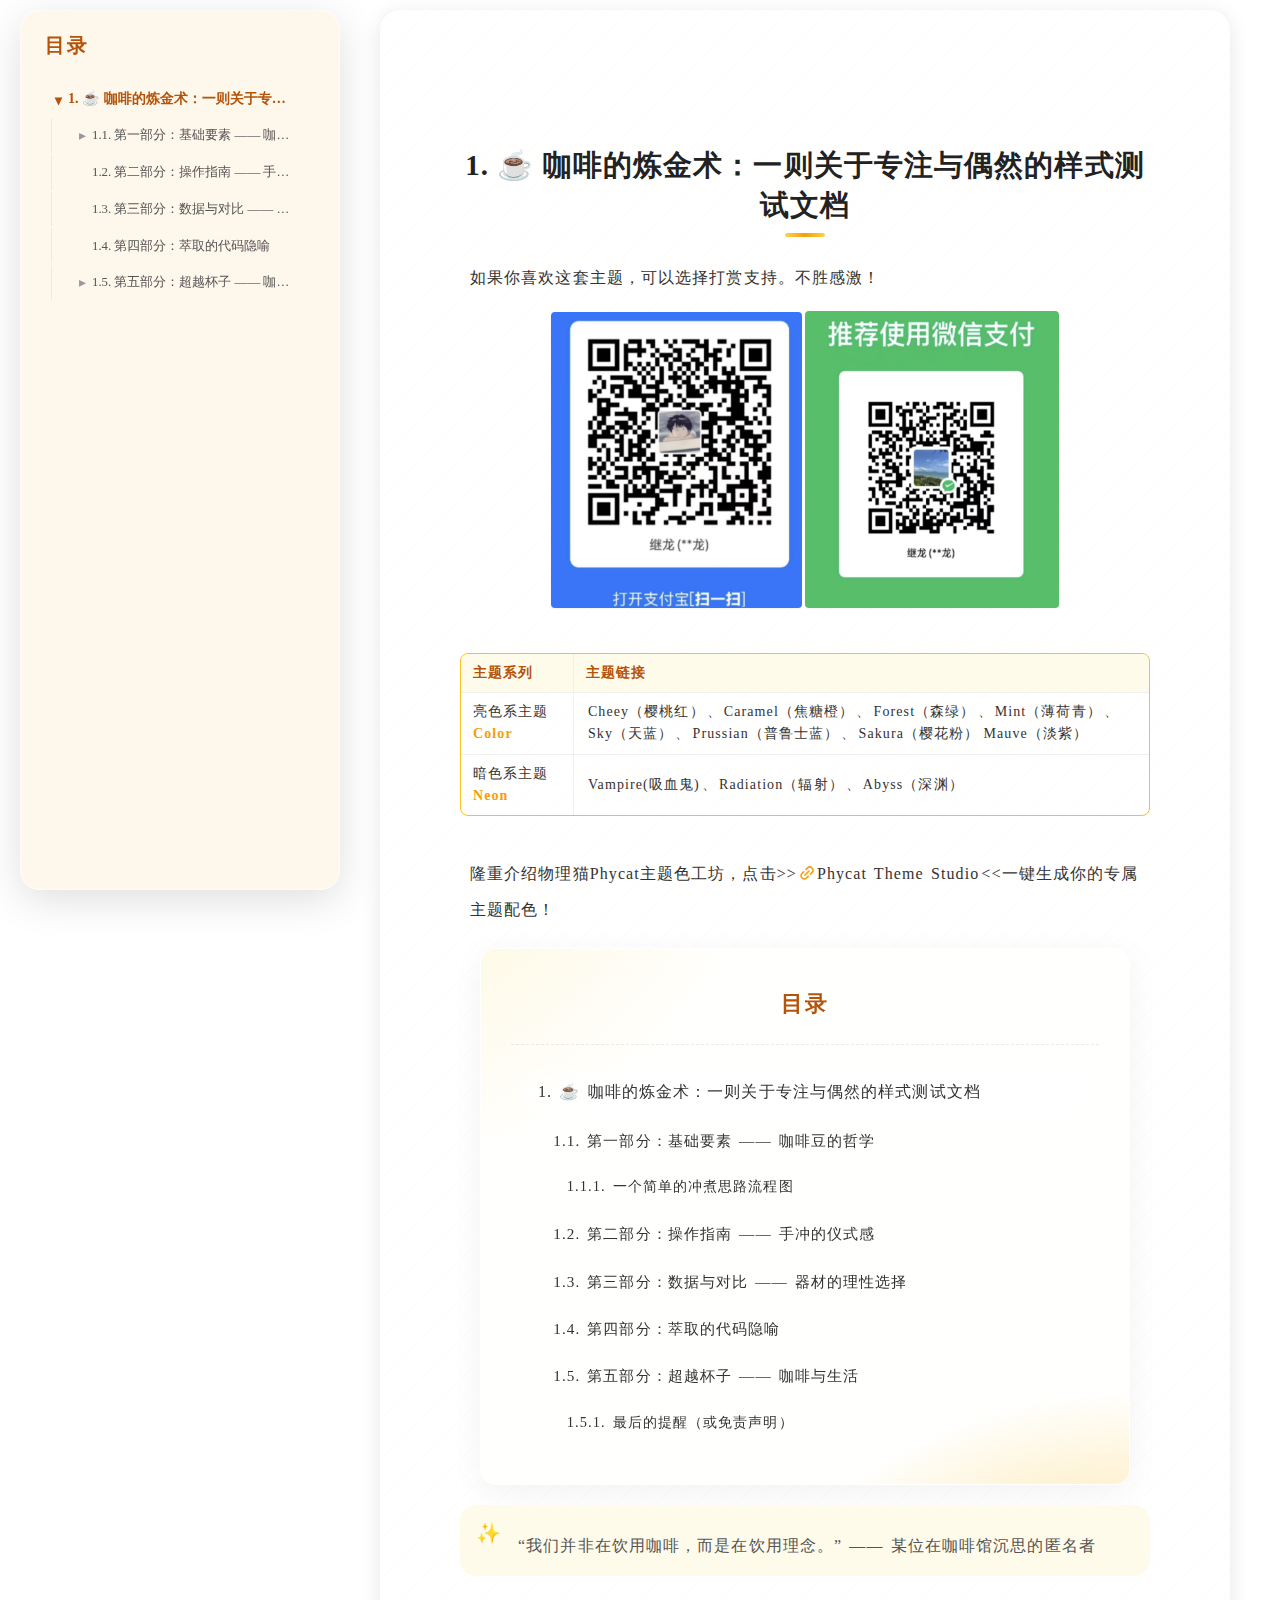
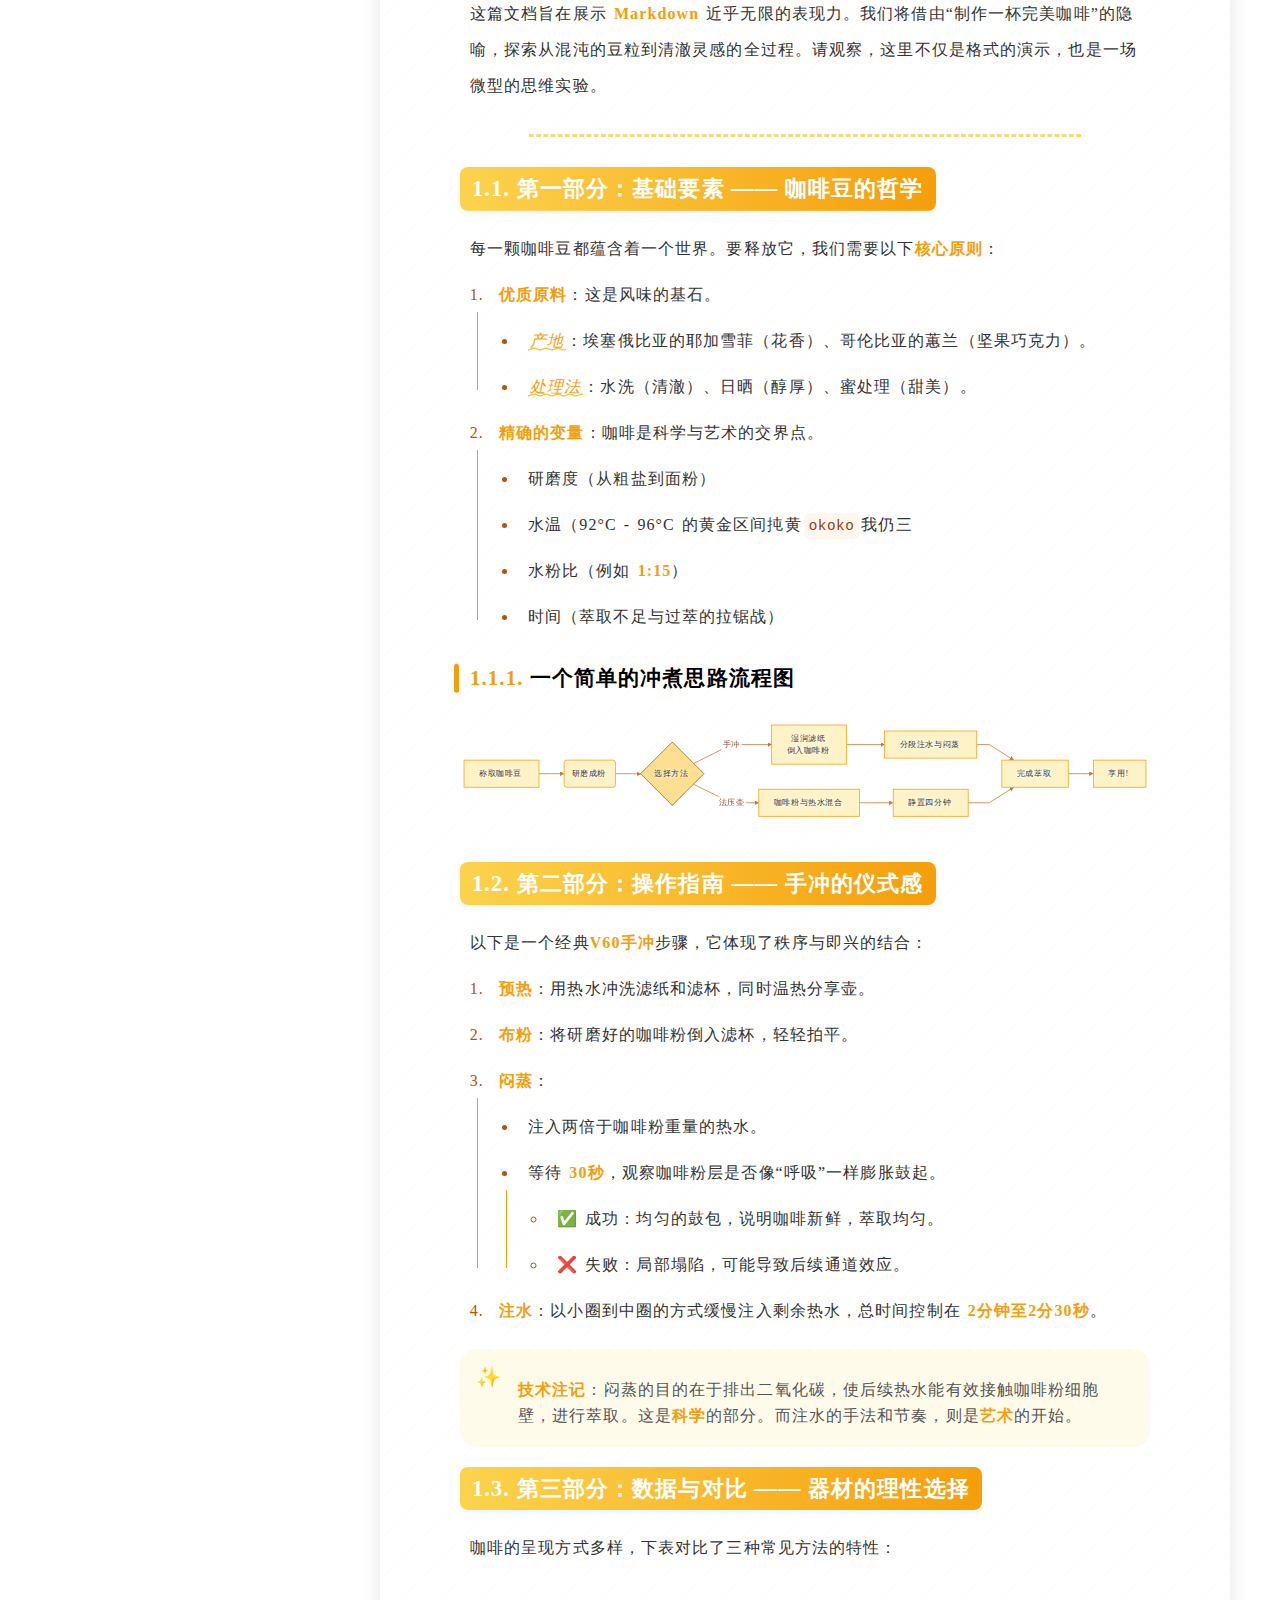
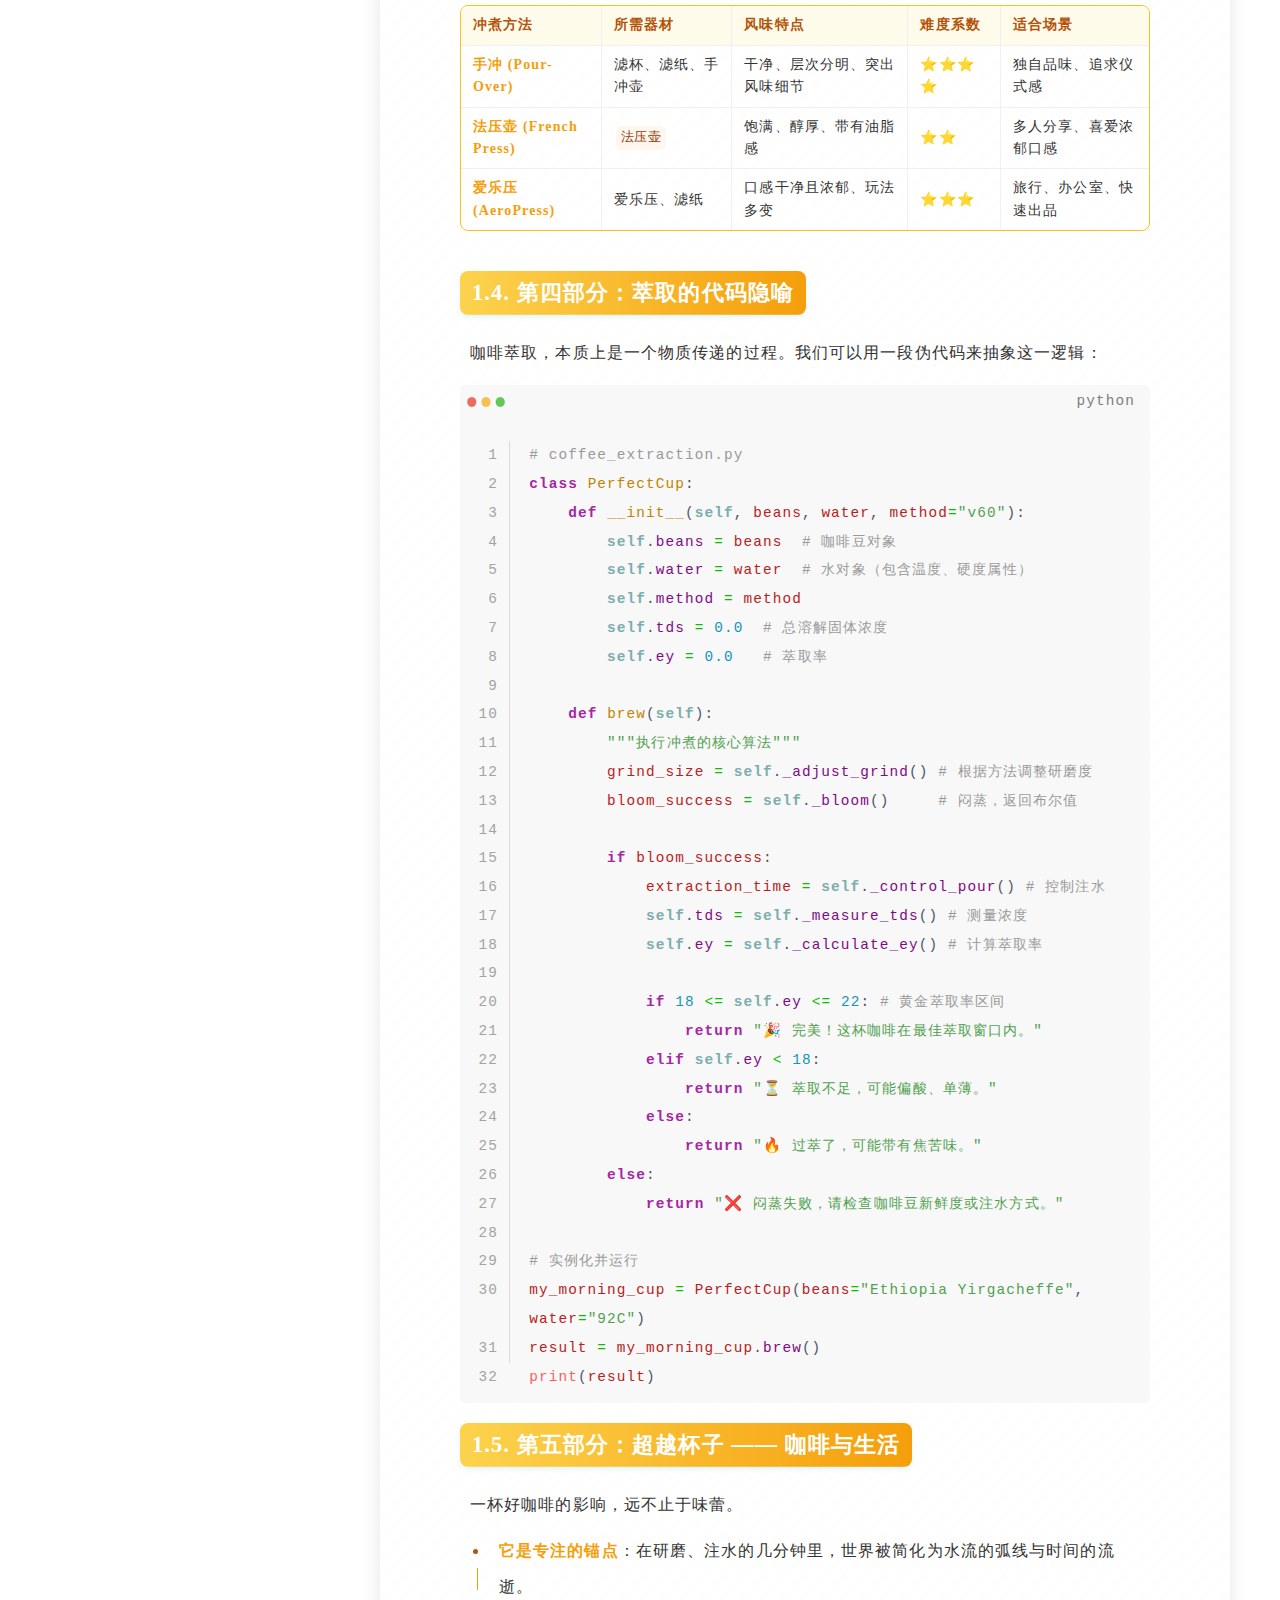
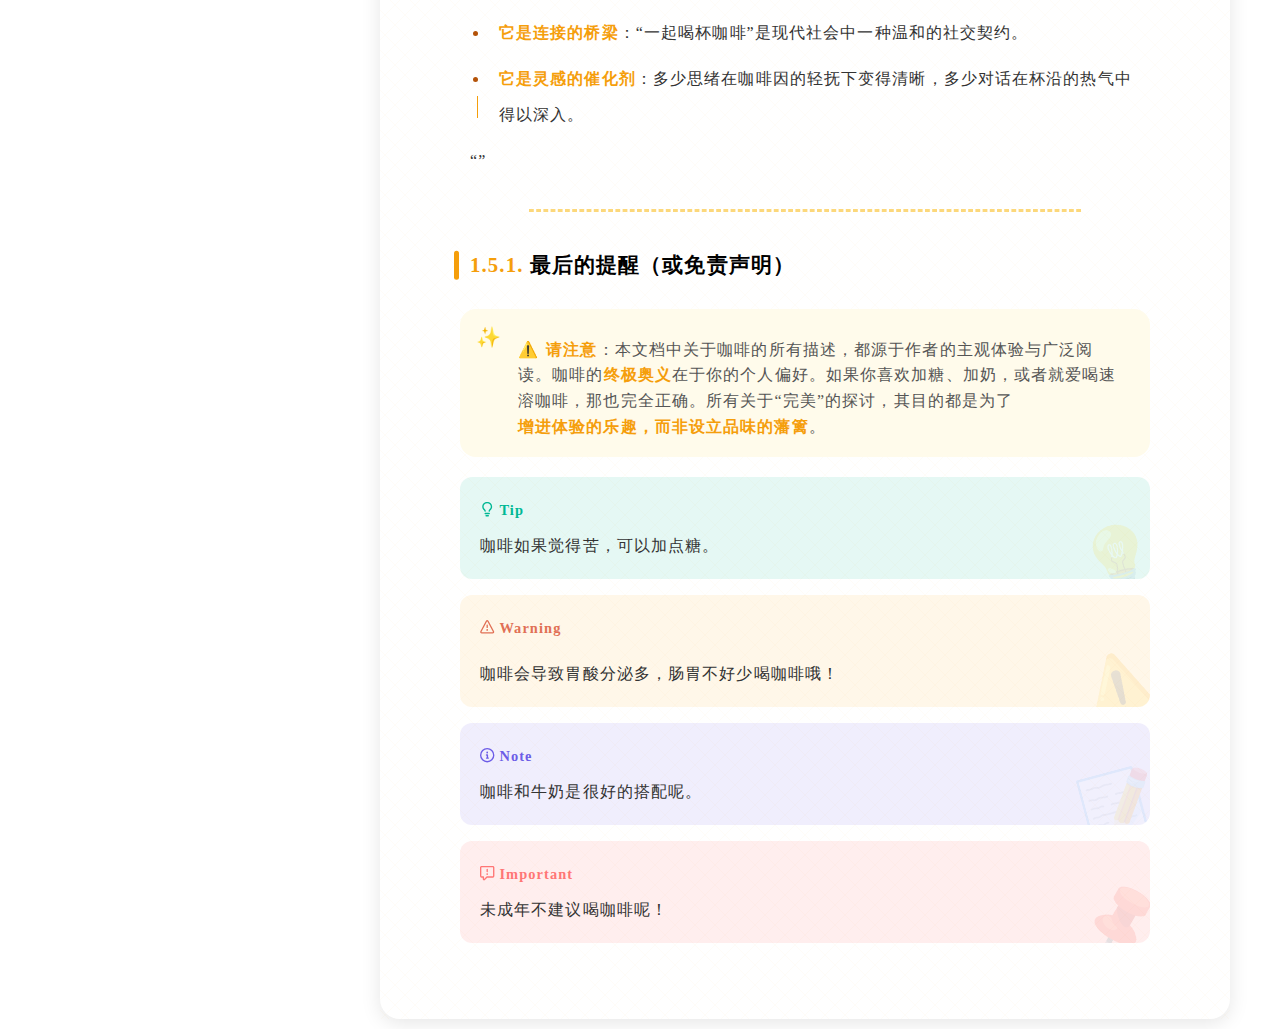
<file: demo/demo-caramel.html>
<!doctype html>
<html>
<head>
<meta charset='UTF-8'><meta name='viewport' content='width=device-width initial-scale=1'><style type='text/css'>html {overflow-x: initial !important;}</style>
<style type='text/css'  id="style-mermaid">:root { --mermaid-theme: default; --mermaid-sequence-numbers: off; --mermaid-flowchart-curve: linear; --mermaid--gantt-left-padding: 75; --sequence-theme: simple; }
.privacy { display: none; }

</style>
<style type='text/css'  id="style-base">:root { --bg-color: #ffffff; --text-color: #333333; --select-text-bg-color: #B5D6FC; --select-text-font-color: auto; --monospace: "Lucida Console",Consolas,"Courier",monospace; --title-bar-height: 20px; }
.mac-os-11 { --title-bar-height: 28px; }
html { font-size: 14px; background-color: var(--bg-color); color: var(--text-color); font-family: "Helvetica Neue", Helvetica, Arial, "Segoe UI Emoji", "SF Pro", sans-serif; -webkit-font-smoothing: antialiased; }
h1, h2, h3, h4, h5 { white-space: pre-wrap; }
body { margin: 0px; padding: 0px; height: auto; inset: 0px; font-size: 1rem; line-height: 1.42857; overflow-x: hidden; background: inherit; }
iframe { margin: auto; }
a.url { word-break: break-all; }
a:active, a:hover { outline: 0px; }
.in-text-selection, ::selection { text-shadow: none; background: var(--select-text-bg-color); color: var(--select-text-font-color); }
#write { margin: 0px auto; height: auto; width: inherit; word-break: normal; overflow-wrap: break-word; position: relative; white-space: normal; overflow-x: visible; padding-top: 36px; }
#write.first-line-indent p { text-indent: 2em; }
#write.first-line-indent li p, #write.first-line-indent p *, #write.first-line-indent svg * { text-indent: 0px; }
#write.first-line-indent li { margin-left: 2em; }
.for-image #write { padding-left: 8px; padding-right: 8px; }
body.typora-export { padding-left: 30px; padding-right: 30px; }
.typora-export .footnote-line, .typora-export li, .typora-export p { white-space: pre-wrap; }
.typora-export .task-list-item input { pointer-events: none; }
@media screen and (max-width: 500px) {
  body.typora-export { padding-left: 0px; padding-right: 0px; }
  #write { padding-left: 20px; padding-right: 20px; }
}
#write li > figure:last-child { margin-bottom: 0.5rem; }
#write ol, #write ul { position: relative; }
img { max-width: 100%; vertical-align: middle; image-orientation: from-image; }
button, input, select, textarea { color: inherit; font: inherit; }
input[type="checkbox"], input[type="radio"] { line-height: normal; padding: 0px; }
*, ::after, ::before { box-sizing: border-box; }
#write h1, #write h2, #write h3, #write h4, #write h5, #write h6, #write p, #write pre { width: inherit; position: relative; }
#write svg h1, #write svg h2, #write svg h3, #write svg h4, #write svg h5, #write svg h6, #write svg p { position: static; }
.nodeLabel p { padding-right: 2px; padding-left: 2px; }
.typora-export .nodeLabel p { padding-right: 0px; padding-left: 0px; }
foreignobject { overflow: visible; }
p { line-height: inherit; }
h1, h2, h3, h4, h5, h6 { break-after: avoid-page; break-inside: avoid; orphans: 4; }
p { orphans: 4; }
li p { orphans: 1; }
h1 { font-size: 2rem; }
h2 { font-size: 1.8rem; }
h3 { font-size: 1.6rem; }
h4 { font-size: 1.4rem; }
h5 { font-size: 1.2rem; }
h6 { font-size: 1rem; }
.md-math-block, .md-rawblock, h1, h2, h3, h4, h5, h6, p { margin-top: 1rem; margin-bottom: 1rem; }
.hidden { display: none; }
.md-blockmeta { color: rgb(204, 204, 204); font-weight: 700; font-style: italic; }
a { cursor: pointer; }
sup.md-footnote { padding: 2px 4px; background-color: rgba(238, 238, 238, 0.7); color: rgb(85, 85, 85); border-radius: 4px; cursor: pointer; }
sup.md-footnote a, sup.md-footnote a:hover { color: inherit; text-transform: inherit; text-decoration: inherit; }
#write input[type="checkbox"] { cursor: pointer; width: inherit; height: inherit; }
figure { overflow-x: auto; margin: 1.2em 0px; max-width: calc(100% + 16px); padding: 0px; }
figure > table { margin: 0px; }
thead, tr { break-inside: avoid; break-after: auto; }
thead { display: table-header-group; }
table { border-collapse: collapse; border-spacing: 0px; width: 100%; overflow: auto; break-inside: auto; text-align: left; }
table.md-table td { min-width: 32px; }
.CodeMirror-gutters { border-right: 0px; background-color: inherit; }
.CodeMirror-linenumber { user-select: none; }
.CodeMirror { text-align: left; }
.CodeMirror-placeholder { opacity: 0.3; }
.CodeMirror pre { padding: 0px 4px; }
.CodeMirror-lines { padding: 0px; }
div.hr:focus { cursor: none; }
#write pre { white-space: pre-wrap; }
#write.fences-no-line-wrapping pre { white-space: pre; }
#write pre.ty-contain-cm { white-space: normal; }
.CodeMirror-gutters { margin-right: 4px; }
.md-fences { font-size: 0.9rem; display: block; break-inside: avoid; text-align: left; overflow: visible; white-space: pre; background: inherit; position: relative !important; }
.md-fences-adv-panel { width: 100%; margin-top: 10px; text-align: center; padding-top: 0px; padding-bottom: 8px; overflow-x: auto; }
#write .md-fences.mock-cm { white-space: pre-wrap; }
.md-fences.md-fences-with-lineno { padding-left: 0px; }
#write.fences-no-line-wrapping .md-fences.mock-cm { white-space: pre; overflow-x: auto; }
.md-fences.mock-cm.md-fences-with-lineno { padding-left: 8px; }
.CodeMirror-line, twitterwidget { break-inside: avoid; }
svg { break-inside: avoid; }
.footnotes { opacity: 0.8; font-size: 0.9rem; margin-top: 1em; margin-bottom: 1em; }
.footnotes + .footnotes { margin-top: 0px; }
.md-reset { margin: 0px; padding: 0px; border: 0px; outline: 0px; vertical-align: top; background: 0px 0px; text-decoration: none; text-shadow: none; float: none; position: static; width: auto; height: auto; white-space: nowrap; cursor: inherit; -webkit-tap-highlight-color: transparent; line-height: normal; font-weight: 400; text-align: left; box-sizing: content-box; direction: ltr; }
li div { padding-top: 0px; }
blockquote { margin: 1rem 0px; }
li .mathjax-block, li p { margin: 0.5rem 0px; }
li blockquote { margin: 1rem 0px; }
li { margin: 0px; position: relative; }
blockquote > :last-child { margin-bottom: 0px; }
blockquote > :first-child, li > :first-child { margin-top: 0px; }
.footnotes-area { color: rgb(136, 136, 136); margin-top: 0.714rem; padding-bottom: 0.143rem; white-space: normal; }
#write .footnote-line { white-space: pre-wrap; }
@media print {
  body, html { border: 1px solid transparent; height: 99%; break-after: avoid; break-before: avoid; font-variant-ligatures: no-common-ligatures; }
  #write { margin-top: 0px; border-color: transparent !important; padding-top: 0px !important; padding-bottom: 0px !important; }
  .typora-export * { -webkit-print-color-adjust: exact; }
  .typora-export #write { break-after: avoid; }
  .typora-export #write::after { height: 0px; }
  .is-mac table { break-inside: avoid; }
  #write > p:nth-child(1) { margin-top: 0px; }
  .typora-export-show-outline .typora-export-sidebar { display: none; }
  figure { overflow-x: visible; }
}
.footnote-line { margin-top: 0.714em; font-size: 0.7em; }
a img, img a { cursor: pointer; }
pre.md-meta-block { font-size: 0.8rem; min-height: 0.8rem; white-space: pre-wrap; background: rgb(204, 204, 204); display: block; overflow-x: hidden; }
p > .md-image:only-child:not(.md-img-error) img, p > img:only-child { display: block; margin: auto; }
#write.first-line-indent p > .md-image:only-child:not(.md-img-error) img { left: -2em; position: relative; }
p > .md-image:only-child { display: inline-block; width: 100%; }
#write .MathJax_Display { margin: 0.8em 0px 0px; }
.md-math-block { width: 100%; }
.md-math-block:not(:empty)::after { display: none; }
.MathJax_ref { fill: currentcolor; }
[contenteditable="true"]:active, [contenteditable="true"]:focus, [contenteditable="false"]:active, [contenteditable="false"]:focus { outline: 0px; box-shadow: none; }
.md-task-list-item { position: relative; list-style-type: none; }
.task-list-item.md-task-list-item { padding-left: 0px; }
.md-task-list-item > input { position: absolute; top: 0px; left: 0px; margin-left: -1.2em; margin-top: calc(1em - 10px); border: none; }
.math { font-size: 1rem; }
.md-toc { min-height: 3.58rem; position: relative; font-size: 0.9rem; border-radius: 10px; }
.md-toc-content { position: relative; margin-left: 0px; }
.md-toc-content::after, .md-toc::after { display: none; }
.md-toc-item { display: block; color: rgb(65, 131, 196); }
.md-toc-item a { text-decoration: none; }
.md-toc-inner:hover { text-decoration: underline; }
.md-toc-inner { display: inline-block; cursor: pointer; }
.md-toc-h1 .md-toc-inner { margin-left: 0px; font-weight: 700; }
.md-toc-h2 .md-toc-inner { margin-left: 2em; }
.md-toc-h3 .md-toc-inner { margin-left: 4em; }
.md-toc-h4 .md-toc-inner { margin-left: 6em; }
.md-toc-h5 .md-toc-inner { margin-left: 8em; }
.md-toc-h6 .md-toc-inner { margin-left: 10em; }
@media screen and (max-width: 48em) {
  .md-toc-h3 .md-toc-inner { margin-left: 3.5em; }
  .md-toc-h4 .md-toc-inner { margin-left: 5em; }
  .md-toc-h5 .md-toc-inner { margin-left: 6.5em; }
  .md-toc-h6 .md-toc-inner { margin-left: 8em; }
}
a.md-toc-inner { font-size: inherit; font-style: inherit; font-weight: inherit; line-height: inherit; }
.footnote-line a:not(.reversefootnote) { color: inherit; }
.reversefootnote { font-family: ui-monospace, sans-serif; }
.md-attr { display: none; }
.md-fn-count::after { content: "."; }
code, pre, samp, tt { font-family: var(--monospace); }
kbd { margin: 0px 0.1em; padding: 0.1em 0.6em; font-size: 0.8em; color: rgb(36, 39, 41); background: rgb(255, 255, 255); border: 1px solid rgb(173, 179, 185); border-radius: 3px; box-shadow: rgba(12, 13, 14, 0.2) 0px 1px 0px, rgb(255, 255, 255) 0px 0px 0px 2px inset; white-space: nowrap; vertical-align: middle; }
.md-comment { color: rgb(162, 127, 3); opacity: 0.6; font-family: var(--monospace); }
code { text-align: left; vertical-align: initial; }
a.md-print-anchor { white-space: pre !important; border-width: initial !important; border-style: none !important; border-color: initial !important; display: inline-block !important; position: absolute !important; width: 1px !important; right: 0px !important; outline: 0px !important; background: 0px 0px !important; text-decoration: initial !important; text-shadow: initial !important; }
.os-windows.monocolor-emoji .md-emoji { font-family: "Segoe UI Symbol", sans-serif; }
.md-diagram-panel > svg { max-width: 100%; }
[lang="flow"] svg, [lang="mermaid"] svg { max-width: 100%; height: auto; }
[lang="mermaid"] .node text { font-size: 1rem; }
table tr th { border-bottom: 0px; }
video { max-width: 100%; display: block; margin: 0px auto; }
iframe { max-width: 100%; width: 100%; border: none; }
.highlight td, .highlight tr { border: 0px; }
mark { background: rgb(255, 255, 0); color: rgb(0, 0, 0); }
.md-html-inline .md-plain, .md-html-inline strong, mark .md-inline-math, mark strong { color: inherit; }
.md-expand mark .md-meta { opacity: 0.3 !important; }
mark .md-meta { color: rgb(0, 0, 0); }
@media print {
  .typora-export h1, .typora-export h2, .typora-export h3, .typora-export h4, .typora-export h5, .typora-export h6 { break-inside: avoid; }
}
.md-diagram-panel .messageText { stroke: none !important; }
.md-diagram-panel .start-state { fill: var(--node-fill); }
.md-diagram-panel .edgeLabel rect { opacity: 1 !important; }
.md-fences.md-fences-math { font-size: 1em; }
.md-fences-advanced:not(.md-focus) { padding: 0px; white-space: nowrap; border: 0px; }
.md-fences-advanced:not(.md-focus) { background: inherit; }
.mermaid-svg { margin: auto; }
.typora-export-show-outline .typora-export-content { max-width: 1440px; margin: auto; display: flex; flex-direction: row; }
.typora-export-sidebar { width: 300px; font-size: 0.8rem; margin-top: 80px; margin-right: 18px; }
.typora-export-show-outline #write { --webkit-flex: 2; flex: 2 1 0%; }
.typora-export-sidebar .outline-content { position: fixed; top: 0px; max-height: 100%; overflow: hidden auto; padding-bottom: 30px; padding-top: 60px; width: 300px; }
@media screen and (max-width: 1024px) {
  .typora-export-sidebar, .typora-export-sidebar .outline-content { width: 240px; }
}
@media screen and (max-width: 800px) {
  .typora-export-sidebar { display: none; }
}
.outline-content li, .outline-content ul { margin-left: 0px; margin-right: 0px; padding-left: 0px; padding-right: 0px; list-style: none; overflow-wrap: anywhere; }
.outline-content ul { margin-top: 0px; margin-bottom: 0px; }
.outline-content strong { font-weight: 400; }
.outline-expander { width: 1rem; height: 1.42857rem; position: relative; display: table-cell; vertical-align: middle; cursor: pointer; padding-left: 4px; }
.outline-expander::before { content: ""; position: relative; font-family: Ionicons; display: inline-block; font-size: 8px; vertical-align: middle; }
.outline-item { padding-top: 3px; padding-bottom: 3px; cursor: pointer; }
.outline-expander:hover::before { content: ""; }
.outline-h1 > .outline-item { padding-left: 0px; }
.outline-h2 > .outline-item { padding-left: 1em; }
.outline-h3 > .outline-item { padding-left: 2em; }
.outline-h4 > .outline-item { padding-left: 3em; }
.outline-h5 > .outline-item { padding-left: 4em; }
.outline-h6 > .outline-item { padding-left: 5em; }
.outline-label { cursor: pointer; display: table-cell; vertical-align: middle; text-decoration: none; color: inherit; }
.outline-label:hover { text-decoration: underline; }
.outline-item:hover { border-color: rgb(245, 245, 245); background-color: var(--item-hover-bg-color); }
.outline-item:hover { margin-left: -28px; margin-right: -28px; border-left: 28px solid transparent; border-right: 28px solid transparent; }
.outline-item-single .outline-expander::before, .outline-item-single .outline-expander:hover::before { display: none; }
.outline-item-open > .outline-item > .outline-expander::before { content: ""; }
.outline-children { display: none; }
.info-panel-tab-wrapper { display: none; }
.outline-item-open > .outline-children { display: block; }
.typora-export .outline-item { padding-top: 1px; padding-bottom: 1px; }
.typora-export .outline-item:hover { margin-right: -8px; border-right: 8px solid transparent; }
.typora-export .outline-expander::before { content: "+"; font-family: inherit; top: -1px; }
.typora-export .outline-expander:hover::before, .typora-export .outline-item-open > .outline-item > .outline-expander::before { content: "−"; }
.typora-export-collapse-outline .outline-children { display: none; }
.typora-export-collapse-outline .outline-item-open > .outline-children, .typora-export-no-collapse-outline .outline-children { display: block; }
.typora-export-no-collapse-outline .outline-expander::before { content: "" !important; }
.typora-export-show-outline .outline-item-active > .outline-item .outline-label { font-weight: 700; }
.md-inline-math-container mjx-container { zoom: 0.95; }
mjx-container { break-inside: avoid; }
.md-alert.md-alert-note { border-left-color: rgb(9, 105, 218); }
.md-alert.md-alert-important { border-left-color: rgb(130, 80, 223); }
.md-alert.md-alert-warning { border-left-color: rgb(154, 103, 0); }
.md-alert.md-alert-tip { border-left-color: rgb(31, 136, 61); }
.md-alert.md-alert-caution { border-left-color: rgb(207, 34, 46); }
.md-alert { padding: 0px 1em; margin-bottom: 16px; color: inherit; border-left: 0.25em solid rgb(0, 0, 0); }
.md-alert-text-note { color: rgb(9, 105, 218); }
.md-alert-text-important { color: rgb(130, 80, 223); }
.md-alert-text-warning { color: rgb(154, 103, 0); }
.md-alert-text-tip { color: rgb(31, 136, 61); }
.md-alert-text-caution { color: rgb(207, 34, 46); }
.md-alert-text { font-size: 0.9rem; font-weight: 700; }
.md-alert-text svg { fill: currentcolor; position: relative; top: 0.125em; margin-right: 1ch; overflow: visible; }
.md-alert-text-container::after { content: attr(data-text); text-transform: capitalize; pointer-events: none; margin-right: 1ch; }

</style>
<style type='text/css'  id="style-codemirror">.CodeMirror { height: auto; }
.CodeMirror.cm-s-inner { background: inherit; }
.CodeMirror-scroll { overflow: auto hidden; z-index: 3; }
.CodeMirror-gutter-filler, .CodeMirror-scrollbar-filler { background-color: rgb(255, 255, 255); }
.CodeMirror-gutters { border-right: 1px solid rgb(221, 221, 221); background: inherit; white-space: nowrap; }
.CodeMirror-linenumber { padding: 0px 3px 0px 5px; text-align: right; color: rgb(153, 153, 153); }
.cm-s-inner .cm-keyword { color: rgb(119, 0, 136); }
.cm-s-inner .cm-atom, .cm-s-inner.cm-atom { color: rgb(34, 17, 153); }
.cm-s-inner .cm-number { color: rgb(17, 102, 68); }
.cm-s-inner .cm-def { color: rgb(0, 0, 255); }
.cm-s-inner .cm-variable { color: rgb(0, 0, 0); }
.cm-s-inner .cm-variable-2 { color: rgb(0, 85, 170); }
.cm-s-inner .cm-variable-3 { color: rgb(0, 136, 85); }
.cm-s-inner .cm-string { color: rgb(170, 17, 17); }
.cm-s-inner .cm-property { color: rgb(0, 0, 0); }
.cm-s-inner .cm-operator { color: rgb(152, 26, 26); }
.cm-s-inner .cm-comment, .cm-s-inner.cm-comment { color: rgb(170, 85, 0); }
.cm-s-inner .cm-string-2 { color: rgb(255, 85, 0); }
.cm-s-inner .cm-meta { color: rgb(85, 85, 85); }
.cm-s-inner .cm-qualifier { color: rgb(85, 85, 85); }
.cm-s-inner .cm-builtin { color: rgb(51, 0, 170); }
.cm-s-inner .cm-bracket { color: rgb(153, 153, 119); }
.cm-s-inner .cm-tag { color: rgb(17, 119, 0); }
.cm-s-inner .cm-attribute { color: rgb(0, 0, 204); }
.cm-s-inner .cm-header, .cm-s-inner.cm-header { color: rgb(0, 0, 255); }
.cm-s-inner .cm-quote, .cm-s-inner.cm-quote { color: rgb(0, 153, 0); }
.cm-s-inner .cm-hr, .cm-s-inner.cm-hr { color: rgb(153, 153, 153); }
.cm-s-inner .cm-link, .cm-s-inner.cm-link { color: rgb(0, 0, 204); }
.cm-negative { color: rgb(221, 68, 68); }
.cm-positive { color: rgb(34, 153, 34); }
.cm-header, .cm-strong { font-weight: 700; }
.cm-del { text-decoration: line-through; }
.cm-em { font-style: italic; }
.cm-link { text-decoration: underline; }
.cm-error { color: red; }
.cm-invalidchar { color: red; }
.cm-constant { color: rgb(38, 139, 210); }
.cm-defined { color: rgb(181, 137, 0); }
div.CodeMirror span.CodeMirror-matchingbracket { color: rgb(0, 255, 0); }
div.CodeMirror span.CodeMirror-nonmatchingbracket { color: rgb(255, 34, 34); }
.cm-s-inner .CodeMirror-activeline-background { background: inherit; }
.CodeMirror { position: relative; overflow: hidden; }
.CodeMirror-scroll { height: 100%; outline: 0px; position: relative; box-sizing: content-box; background: inherit; }
.CodeMirror-sizer { position: relative; }
.CodeMirror-gutter-filler, .CodeMirror-hscrollbar, .CodeMirror-scrollbar-filler, .CodeMirror-vscrollbar { position: absolute; z-index: 6; display: none; outline: 0px; }
.CodeMirror-vscrollbar { right: 0px; top: 0px; overflow: hidden; }
.CodeMirror-hscrollbar { bottom: 0px; left: 0px; overflow: auto hidden; }
.CodeMirror-scrollbar-filler { right: 0px; bottom: 0px; }
.CodeMirror-gutter-filler { left: 0px; bottom: 0px; }
.CodeMirror-gutters { position: absolute; left: 0px; top: 0px; padding-bottom: 10px; z-index: 3; overflow-y: hidden; }
.CodeMirror-gutter { white-space: normal; height: 100%; box-sizing: content-box; padding-bottom: 30px; margin-bottom: -32px; display: inline-block; }
.CodeMirror-gutter-wrapper { position: absolute; z-index: 4; background: 0px 0px !important; border: none !important; }
.CodeMirror-gutter-background { position: absolute; top: 0px; bottom: 0px; z-index: 4; }
.CodeMirror-gutter-elt { position: absolute; cursor: default; z-index: 4; }
.CodeMirror-lines { cursor: text; }
.CodeMirror pre { border-radius: 0px; border-width: 0px; background: 0px 0px; font-family: inherit; font-size: inherit; margin: 0px; white-space: pre; overflow-wrap: normal; color: inherit; z-index: 2; position: relative; overflow: visible; }
.CodeMirror-wrap pre { overflow-wrap: break-word; white-space: pre-wrap; word-break: normal; }
.CodeMirror-code pre { border-right: 30px solid transparent; width: fit-content; }
.CodeMirror-wrap .CodeMirror-code pre { border-right: none; width: auto; }
.CodeMirror-linebackground { position: absolute; inset: 0px; z-index: 0; }
.CodeMirror-linewidget { position: relative; z-index: 2; overflow: auto; }
.CodeMirror-wrap .CodeMirror-scroll { overflow-x: hidden; }
.CodeMirror-measure { position: absolute; width: 100%; height: 0px; overflow: hidden; visibility: hidden; }
.CodeMirror-measure pre { position: static; }
.CodeMirror div.CodeMirror-cursor { position: absolute; visibility: hidden; border-right: none; width: 0px; }
.CodeMirror div.CodeMirror-cursor { visibility: hidden; }
.CodeMirror-focused div.CodeMirror-cursor { visibility: inherit; }
.cm-searching { background: rgba(255, 255, 0, 0.4); }
span.cm-underlined { text-decoration: underline; }
span.cm-strikethrough { text-decoration: line-through; }
.cm-tw-syntaxerror { color: rgb(255, 255, 255); background-color: rgb(153, 0, 0); }
.cm-tw-deleted { text-decoration: line-through; }
.cm-tw-header5 { font-weight: 700; }
.cm-tw-listitem:first-child { padding-left: 10px; }
.cm-tw-box { border-style: solid; border-right-width: 1px; border-bottom-width: 1px; border-left-width: 1px; border-color: inherit; border-top-width: 0px !important; }
.cm-tw-underline { text-decoration: underline; }
@media print {
  .CodeMirror div.CodeMirror-cursor { visibility: hidden; }
}

</style>
<style type='text/css'  id="style-theme_css">html {
  font-size: 16px;
  font-family: "LXGW WenKai";
}


/* 软件内部Markdown样式 */
#write {
  max-width: 950px;
  margin: 0 auto;
  padding: 15px;
  line-height: 2.25;
  color: #000;
  letter-spacing: 1.1px;
  word-break: break-word;
  word-wrap: break-word;
  text-align: left;
  position: relative;
  z-index: 0;
}

/* 新增：使用伪元素实现遮罩背景 */
#write::before {
  content: "";
  position: absolute;
  top: 0;
  left: 0;
  right: 0;
  bottom: 0;
  pointer-events: none;
  z-index: -1;
  background-color: var(--element-color);
  opacity: 0.12;
  -webkit-mask-image: var(--bg-style);
  mask-image: var(--bg-style);
  -webkit-mask-size: 20px 20px;
  mask-size: 20px 20px;
  -webkit-mask-repeat: repeat;
  mask-repeat: repeat;
  -webkit-mask-position: center;
  mask-position: center;
}

#write p {
  color: #333;
  margin: 10px 10px;
  font-family: Optima-Regular, Optima, "LXGW WenKai", PingFangSC-light, PingFangTC-light,
    "PingFang SC", Cambria, Cochin, Georgia, Times, "Times New Roman", serif;
  font-size: 1rem;
  word-spacing: 2px;
}

#write h3.md-heading:after,
h4.md-heading:after,
h5.md-heading:after,
h6.md-heading:after {
  content: " ";
  display: inline-block;
  height: 2em;
  width: 2em;
  vertical-align: top;
  margin-left: -2px;
  background-color: var(--element-color-shallow);
  -webkit-mask-repeat: no-repeat;
  -webkit-mask-position: center;
  -webkit-mask-size: 24px 24px;
  mask-repeat: no-repeat;
  mask-position: center;
  mask-size: 24px 24px;
}

#write h3.md-heading:after {
  -webkit-mask-image: var(--h3-icon-shape);
  mask-image: var(--h3-icon-shape);
}

#write h4.md-heading:after {
  -webkit-mask-image: var(--h4-icon-shape);
  mask-image: var(--h4-icon-shape);
}

#write h5.md-heading:after {
  -webkit-mask-image: var(--h5-icon-shape);
  mask-image: var(--h5-icon-shape);
}

#write h6.md-heading:after {
  -webkit-mask-image: var(--h6-icon-shape);
  mask-image: var(--h6-icon-shape);
}

/* ================= H1 标题样式优化 (方案 1: 经典短线 - 常驻显示 - 修复编辑bug) ================= */

#write h1 {
    text-align: center;
    font-size: 1.8rem;
    font-weight: bold;
    margin: 1em auto 0.8em;
    line-height: 1.4;
    
    /* [关键修复] 使用 fit-content 代替 table */
    /* table 属性会导致空标题在编辑模式下无法获取光标焦点 */
    /* fit-content 既能实现宽度自适应，又能保持正常的编辑体验 */
    width: fit-content; 
    
    /* [修复 Bug] 添加最小宽度和最小高度，确保空内容时也有足够大的点击区域 */
    min-width: 120px;
    min-height: 1.4em; /* 确保有一行文字的高度 */
    
    color: #222;
    position: relative;
    padding-bottom: 12px; /* 增加底部空间给线条 */
    
    transition: color 0.3s ease, transform 0.3s ease;
    border-bottom: none; /* 清除默认下划线 */
}

/* 底部线条 (伪元素) */
#write h1::after {
    content: '';
    position: absolute;
    bottom: 0;
    left: 50%;
    
    /* [核心设计] 初始宽度：40px (常驻精致短线) */
    width: 40px; 
    height: 4px;
    border-radius: 4px;
    
    /* [优化] 使用主题定义的 H2 渐变背景 (色彩饱满且对称) */
    background: var(--head-title-h2-background);
    background-size: 100% auto; 
    
    /* 居中定位 */
    transform: translateX(-50%);
    
    /* 动效过渡 */
    transition: width 0.4s cubic-bezier(0.25, 0.8, 0.25, 1);
}

/* Hover 交互效果 */
/* 只有当标题没有处于输入焦点时，悬停才上浮 */
#write h1:not(.md-focus):hover {
  color: var(--head-title-color);
  transform: translateY(-2px);
}

#write h1:hover::after {
    /* Hover 时展开至 100% */
    width: 100%; 
}
/* H2 */
#write h2 {
  color: var(--head-title-h2-color);
  font-size: 1.4rem;
  line-height: 1.5;
  width: fit-content;
  font-weight: bold;
  margin: 20px 0;
  padding: 5px 12px;
  border-radius: 8px;
  background: var(--head-title-h2-background);
  background-size: 200% auto;
  background-position: 0% center;
  box-shadow: 0 2px 5px rgba(61, 184, 211, 0.15);
  transition: background-position 0.5s ease-out, transform 0.4s ease, box-shadow 0.4s ease;
}

#write h2:hover {
  background-position: 100% center;
  transform: scale(1.01);
  box-shadow: 0 8px 20px rgba(61, 184, 211, 0.35);
}

/* H3 */
#write h3 {
  position: relative;
  width: fit-content;
  margin: 20px 0;
  text-align: left;
  font-size: 1.3rem;
  padding-left: 10px;
  transition: all 0.3s cubic-bezier(0.25, 0.8, 0.25, 1);
}

#write h3 {
  position: relative;
  width: fit-content;
  margin: 20px 0;
  text-align: left;
  font-size: 1.3rem;
  padding-left: 10px;
  transition: all 0.3s cubic-bezier(0.25, 0.8, 0.25, 1);
}

#write h3::before {
  content: '';
  position: absolute;
  left: -6px;
  top: 50%;
  transform: translateY(-50%);
  width: 5px;
  height: 61%;
  border-radius: 4px;
  background-color: var(--head-title-color);
  transition: all 0.3s cubic-bezier(0.25, 0.8, 0.25, 1);
}

#write h3 span {
  border-bottom: 2px hidden var(--head-title-color);
  transition: color 0.3s ease;
}

#write h3:hover {
  padding-left: 18px;
  color: var(--head-title-color);
  cursor: pointer;
}

#write h3:hover::before {
  height: 66%;
  background-color: var(--head-title-color);
  width: 7px;
}

/* H4~H6 */
#write h4,
#write h5,
#write h6 {
  transition: color 0.3s ease, transform 0.3s ease;
}

#write h4::before,
#write h5::before,
#write h6::before {
  transition: all 0.3s cubic-bezier(0.34, 1.56, 0.64, 1);
}

/* H4 */
#write h4 {
  margin: 20px 0;
  font-size: 1.15rem;
  text-align: left;
}

#write h4::before {
  content: "";
  margin-right: 7px;
  display: inline-block;
  background-color: var(--head-title-color);
  width: 10px;
  height: 10px;
  border-radius: 100%;
  border: var(--head-title-color) 1px solid;
  vertical-align: inherit;
}

#write h4:hover::before {
  transform: scale(1.3);
  box-shadow: 0 0 0 4px var(--element-color-soo-shallow);
}

/* H5 */
#write h5 {
  margin: 23px 0;
  font-size: 1.1rem;
  text-align: left;
}

#write h5::before {
  content: "";
  margin-right: 7px;
  display: inline-block;
  background-color: #ffffff;
  width: 10px;
  height: 10px;
  border-radius: 100%;
  border: var(--head-title-color) 2px solid;
  vertical-align: inherit;
  box-sizing: border-box;
}

#write h5:hover::before {
  background-color: var(--head-title-color);
  transform: scale(1.2);
  box-shadow: 0 0 0 3px var(--element-color-soo-shallow);
}

/* H6 */
#write h6 {
  margin: 23px 0;
  font-size: 1.1rem;
  text-align: left;
}

#write h6::before {
  content: "-";
  color: var(--head-title-color);
  margin-right: 7px;
  display: inline-block;
  vertical-align: inherit;
}

#write h6:hover::before {
  transform: scaleX(1.8) translateX(1px);
  font-weight: bold;
}

#write h4:hover,
#write h5:hover,
#write h6:hover {
  color: var(--element-color-deep);
  transform: translateX(6px);
}

#write {
  counter-reset: h1;
}

h1 {
  counter-reset: h2;
}

h2 {
  counter-reset: h3;
}

h3 {
  counter-reset: h4;
}

h4 {
  counter-reset: h5;
}

h5 {
  counter-reset: h6;
}

.sidebar-content {
  counter-reset: h1
}

.outline-content {
  counter-reset: h1
}

.outline-h1 {
  counter-reset: h2
}

.outline-h2 {
  counter-reset: h3
}

.outline-h3 {
  counter-reset: h4
}

.outline-h4 {
  counter-reset: h5
}

.outline-h5 {
  counter-reset: h6
}



.md-toc-content {
  counter-reset: h1toc
}

.md-toc-h1 {
  counter-reset: h2toc
}

.md-toc-h2 {
  counter-reset: h3toc
}

.md-toc-h3 {
  counter-reset: h4toc
}

.md-toc-h4 {
  counter-reset: h5toc
}

.md-toc-h5 {
  counter-reset: h6toc
}


#write h1:before {
  counter-increment: h1;
  content: var(--autonum-h1);
}

#outline-content li.outline-h1>div>span.outline-label:before {
  counter-increment: h1;
  content: var(--autonum-h1);
}

.outline-content .outline-h1>.outline-item>.outline-label:before {
  counter-increment: h1;
  content: var(--autonum-h1);
}

#write span.md-toc-item.md-toc-h1>a:before {
  counter-increment: h1toc;
  content: var(--autonum-h1toc);
}

#write h2:before {
  counter-increment: h2;
  content: var(--autonum-h2);
  color: var(--head-title-h2-color);
}

.outline-content .outline-h2>.outline-item>.outline-label:before {
  counter-increment: h2;
  content: var(--autonum-h2);
}

li.outline-h2>div>a.outline-label:before {
  counter-increment: h2;
  content: var(--autonum-h2);
}

#write span.md-toc-item.md-toc-h2>a:before {
  counter-increment: h2toc;
  content: var(--autonum-h2toc);
}


#write h3>span:first-of-type::before {
  counter-increment: h3;
  content: var(--autonum-h3);
  color: var(--element-color);
}

#outline-content li.outline-h3>div>span.outline-label:before {
  counter-increment: h3;
  content: var(--autonum-h3);
}

.outline-content .outline-h3>.outline-item>.outline-label:before {
  counter-increment: h3;
  content: var(--autonum-h3);
}

#write span.md-toc-item.md-toc-h3>a:before {
  counter-increment: h3toc;
  content: var(--autonum-h3toc);
}


#write h4>span:first-of-type::before {
  counter-increment: h4;
  content: var(--autonum-h4);
  color: var(--element-color);
}

#outline-content li.outline-h4>div>span.outline-label:before {
  counter-increment: h4;
  content: var(--autonum-h4);
}

.outline-content .outline-h4>.outline-item>.outline-label:before {
  counter-increment: h4;
  content: var(--autonum-h4);
}

#write span.md-toc-item.md-toc-h4>a:before {
  counter-increment: h4toc;
  content: var(--autonum-h4toc);
}


#write h5>span:first-of-type::before {
  counter-increment: h5;
  content: var(--autonum-h5);
  color: var(--element-color);
}

#outline-content li.outline-h5>div>span.outline-label:before {
  counter-increment: h5;
  content: var(--autonum-h5);
}

.outline-content .outline-h5>.outline-item>.outline-label:before {
  counter-increment: h5;
  content: var(--autonum-h5);
}

#write span.md-toc-item.md-toc-h5>a:before {
  counter-increment: h5toc;
  content: var(--autonum-h5toc);
}


#write h6>span:first-of-type::before {
  counter-increment: h6;
  content: var(--autonum-h6);
  color: var(--element-color);
}

#outline-content li.outline-h6>div>span.outline-label:before {
  counter-increment: h6;
  content: var(--autonum-h6);
}

.outline-content .outline-h6>.outline-item>.outline-label:before {
  counter-increment: h6;
  content: var(--autonum-h6);
}

#write span.md-toc-item.md-toc-h6>a:before {
  counter-increment: h6toc;
  content: var(--autonum-h6toc);
}


/* 列表 */
::marker {
  color: var(--element-color-deep);
}

li.md-list-item {
  margin: 0.4rem 0;
}

#write ul,
#write ol {
  margin-top: 0px;
  margin-left: 16px;
  margin-bottom: 8px;
  padding-left: 13px;
}

#write em {
  padding: 0 3px 0 0;
}

#write ul {
  list-style-type: disc;
}

#write ul ul {
  list-style-type: circle;
}

#write ul ul ul {
  list-style-type: square;
}

#write ol {
  list-style-type: decimal;
}

#write ol ol {
  list-style-type: lower-alpha;
}

#write ol ol ol {
  list-style-type: lower-roman;
}

#write li section {
  margin-top: 5px;
  margin-bottom: 5px;
  line-height: 1.7rem;
  text-align: justify;
  color: #000000;
  font-weight: 500;
}

#write li:before {
  content: "";
  height: calc(100% - 50px);
  top: 35px;
  position: absolute;
  border-left: 0.5px solid var(--element-color);
  left: -12.5px;
}

/* 任务列表样式 */

#write .task-list-item input {
  appearance: none;
  -webkit-appearance: none;
  width: 1.3rem;
  height: 1.3rem;
  position: absolute;
  top: 3px;
  left: -22px;
  outline: none;
  cursor: pointer;
  z-index: 1;
}

#write .task-list-item input::before {
  content: '';
  display: block;
  position: absolute;
  top: -2px;
  left: 18px;
  width: 100%;
  height: 100%;
  border-radius: 50%;
  border: 1px solid var(--element-color-deep, #ffa531);
  background: #fff;
  transition: all 0.4s cubic-bezier(0.5, 1.6, 0.4, 0.7);
  box-sizing: border-box;
}

#write .task-list-item input::after {
  content: '';
  display: block;
  position: absolute;
  top: 40%;
  left: 138%;
  width: 0.35rem;
  height: 0.65rem;
  border: solid #fff;
  border-width: 0 2.5px 2.5px 0;
  transform: translate(-50%, -60%) rotate(45deg) scale(1);
  transition: all 0.3s cubic-bezier(0.5, 1.6, 0.4, 0.7);
  opacity: 0;
}

#write .task-list-item input:checked::before {
  background: var(--element-color, #ffc000);
  border-color: var(--element-color, #ffc000);
  transform: scale(1.05);
  animation: task-pulse 0.4s forwards;
}

@keyframes task-pulse {
  0% {
    transform: scale(1);
  }

  50% {
    transform: scale(1.15);
  }

  100% {
    transform: scale(1);
  }
}

#write .task-list-item input:checked::after {
  opacity: 1;
  transform: translate(-50%, -60%) rotate(45deg) scale(1);
}

#write .task-list-item input[type="checkbox"]+p span,
#write .task-list-item input[type="checkbox"]+span {
  position: relative;
  display: inline;
  -webkit-box-decoration-break: clone;
  box-decoration-break: clone;
  transition: color 0.4s ease;
  background-image: linear-gradient(currentColor, currentColor);
  background-position: 0% 50%;
  background-size: 0% 1.5px;
  background-repeat: no-repeat;
  transition: background-size 0.4s cubic-bezier(0.25, 0.8, 0.25, 1), color 0.4s;
}

#write .task-list-item input[type="checkbox"]:checked+p span,
#write .task-list-item input[type="checkbox"]:checked+span {
  color: #bbb;
  background-size: 100% 1.5px;
}

#write li.task-list-item {
  position: relative;
}


/* 引用 */

#write blockquote {
  position: relative;
  margin: 20px 0;
  padding: 18px 20px 18px 48px;
  background-color: var(--element-color-soo-shallow);
  border: none;
  border-radius: 16px;
  color: #555;
  line-height: 1.6;
  transition: transform 0.3s cubic-bezier(0.34, 1.56, 0.64, 1), background-color 0.3s ease;
}

/* 图标装饰 (可以把 content 里的 ✨ 换成 💡, 📝, 📌 等) */
#write blockquote::before {
  content: "✨";
  position: absolute;
  left: 16px;
  top: 18px;
  font-size: 20px;
  line-height: 1;
  font-family: "Segoe UI Emoji", "Apple Color Emoji", "Noto Color Emoji", sans-serif;
}

#write blockquote p {
  color: #555;
  margin-bottom: 0.5em;
}

#write blockquote p:last-child {
  margin-bottom: 0;
}

#write blockquote:hover {
  transform: scale(1.02);
}

/* 超链接 */
#write a {
  color: #333;
  text-decoration: none;
  font-weight: 500;
  padding: 2px 4px;
  margin: 0 -2px;
  border-radius: 4px;
  background: transparent;
  border-bottom: none;
  transition: all 0.2s ease;
}

#write p a:not(.md-toc-inner)::before {
  content: '';
  display: inline-block;
  width: 1em;
  height: 1em;
  margin-right: 2px;
  vertical-align: -0.15em;
  background-color: var(--element-color);
  -webkit-mask: url("data:image/svg+xml;charset=utf-8,%3Csvg xmlns='http://www.w3.org/2000/svg' viewBox='0 0 1024 1024'%3E%3Cpath d='M477.934459 330.486594A50.844091 50.844091 0 0 1 406.752731 258.796425L512 152.532274a254.220457 254.220457 0 0 1 359.467726 359.467726L762.66137 618.772592a50.844091 50.844091 0 1 1-71.690168-71.690169l106.772591-106.772592a152.532274 152.532274 0 0 0-215.578947-215.578947z m70.164846 361.501489A50.844091 50.844091 0 1 1 619.789474 762.66137l-107.281033 107.281033A254.220457 254.220457 0 0 1 152.532274 512L259.813307 406.752731a50.844091 50.844091 0 1 1 72.19861 69.656405l-107.789474 107.281033a152.532274 152.532274 0 0 0 215.578947 215.578947z m-126.601788-16.77855a50.844091 50.844091 0 1 1-71.690168-71.690169l251.678252-251.678252a50.844091 50.844091 0 0 1 71.690169 71.690169z'/%3E%3C/svg%3E") no-repeat center / contain;
  mask: url("data:image/svg+xml;charset=utf-8,%3Csvg xmlns='http://www.w3.org/2000/svg' viewBox='0 0 1024 1024'%3E%3Cpath d='M477.934459 330.486594A50.844091 50.844091 0 0 1 406.752731 258.796425L512 152.532274a254.220457 254.220457 0 0 1 359.467726 359.467726L762.66137 618.772592a50.844091 50.844091 0 1 1-71.690168-71.690169l106.772591-106.772592a152.532274 152.532274 0 0 0-215.578947-215.578947z m70.164846 361.501489A50.844091 50.844091 0 1 1 619.789474 762.66137l-107.281033 107.281033A254.220457 254.220457 0 0 1 152.532274 512L259.813307 406.752731a50.844091 50.844091 0 1 1 72.19861 69.656405l-107.789474 107.281033a152.532274 152.532274 0 0 0 215.578947 215.578947z m-126.601788-16.77855a50.844091 50.844091 0 1 1-71.690168-71.690169l251.678252-251.678252a50.844091 50.844091 0 0 1 71.690169 71.690169z'/%3E%3C/svg%3E") no-repeat center / contain;
  transition: transform 0.4s cubic-bezier(0.25, 0.8, 0.25, 1);
}

#write a:not(.md-toc-inner):hover {
  color: var(--element-color-deep);
  background: var(--element-color-soo-shallow);
}

/* 图标部分：旋转 180 度 */
#write a:hover:not(.md-toc-inner)::before {
  transform: rotate(180deg);
  background-color: var(--element-color-deep);
}

#write a:visited {
  color: var(--element-color-deep);
}

#write sup a::before {
  content: none;
}

/* 高亮 */

#write mark {
  background-color: var(--element-color-so-shallow);
  color: inherit;
  padding: 2px 6px;
  border-radius: 6px;
  margin: 0 2px;
  position: relative;
  transition: all 0.3s ease;
  /* 确保跨行时样式连续 */
  -webkit-box-decoration-break: clone;
  box-decoration-break: clone;
}

#write mark::before,
#write mark::after {
  position: absolute;
  top: 50%;
  transform: translateY(-50%);
  color: var(--element-color-deep);
  font-weight: bold;
  font-family: "Courier New", monospace;
  font-size: 1.1em;
  opacity: 0;
  pointer-events: none;
  transition: all 0.3s cubic-bezier(0.34, 1.56, 0.64, 1);
}

#write mark::before {
  content: '{';
  left: -5px;
}

#write mark::after {
  content: '}';
  right: -5px;
}

#write mark:hover {
  background-color: var(--element-color);
  color: #fff;
  border-radius: 4px;
  padding: 2px 12px;
}

#write mark:hover::before {
  opacity: 1;
  left: 3px;
}

#write mark:hover::after {
  opacity: 1;
  right: 3px;
}

/* 粗体 */
#write strong {
  color: var(--element-color);
  font-weight: bold;
  display: inline-block;
  transition: transform 0.2s cubic-bezier(0.5, 1.5, 0.5, 1);
}

#write strong:hover {
  transform: translateY(-2px) scale(1.1);
  text-shadow: 2px 2px 0 color-mix(in srgb, var(--element-color-shallow), transparent 70%);
}

/* 1. 常态优化：提升对比度 */
/* 当粗体出现在高亮块中时，强制使用 Deep 色，防止在浅色高亮背景里看不清 */
#write mark strong {
    color: var(--element-color-deep); 
}

/* 2. Hover 修复：防止文字隐形 */
/* 当悬停高亮块时，背景变为主色。
   此时必须显式地将内部的粗体变为白色，
   否则它会保持原有的主色，导致“主色字撞主色底”看不见。 */
#write mark:hover strong {
    color: #fff;
    /* 可选：去掉粗体原有的阴影，保持干净 */
    text-shadow: none; 
    /* 保持加粗状态下的微动效同步 (可选) */
    transform: translateY(-2px) scale(1.1); 
}

/* ================= 斜体 (Em) 样式优化 (防抖动终极版) ================= */

/* 1. 基础样式 */
#write em {
    font-style: italic;
    
    /* 常态颜色 */
    color: var(--element-color); 
    
    text-decoration: none; /* 禁用默认下划线 */
    padding: 0 2px 2px;    /* 底部留出波浪空间 */
    position: relative;
    
    /* 注意：去掉了 font-weight 的 transition
       改为监听 color 和 stroke 的变化
    */
    transition: color 0.2s ease, -webkit-text-stroke 0.2s ease;
    z-index: 0;
}

/* 2. 波浪线 (伪元素 + Mask) */
#write em::after {
    content: "";
    position: absolute;
    left: 0;
    bottom: 0;
    width: 100%;
    height: 4px; /* 波浪高度 */
    
    /* 使用 Mask 制作波浪形状 */
    -webkit-mask: url("data:image/svg+xml,%3Csvg xmlns='http://www.w3.org/2000/svg' viewBox='0 0 20 4'%3E%3Cpath fill='none' stroke='black' stroke-width='2' d='M0 3.5c5 0 5-3 10-3s5 3 10 3 5-3 10-3 5 3 10 3'/%3E%3C/svg%3E");
    -webkit-mask-repeat: repeat-x;
    -webkit-mask-size: 12px 4px;
    mask: url("data:image/svg+xml,%3Csvg xmlns='http://www.w3.org/2000/svg' viewBox='0 0 20 4'%3E%3Cpath fill='none' stroke='black' stroke-width='2' d='M0 3.5c5 0 5-3 10-3s5 3 10 3 5-3 10-3 5 3 10 3'/%3E%3C/svg%3E");
    mask-repeat: repeat-x;
    mask-size: 12px 4px;
    
    /* 默认浅色背景 */
    background-color: var(--element-color-shallow); 
    
    z-index: -1;
    transition: background-color 0.3s ease;
}

/* 3. Hover 交互 (防抖动核心) */
#write em:hover {
    color: var(--element-color-deep); 
    
    /* [关键修复] 
       不要使用 font-weight: 700 (这会改变布局宽度)
       改用 text-stroke 模拟加粗效果，不占空间
    */
    font-weight: normal; 
    -webkit-text-stroke: 0.6px var(--element-color-deep);
}

/* Hover 时波浪线变色 + 动画 */
#write em:hover::after {
    background-color: var(--element-color); 
    animation: waveFlow 1s linear infinite;
}

/* 波浪流动动画定义 */
@keyframes waveFlow {
    0% { 
        -webkit-mask-position-x: 0; 
        mask-position-x: 0; 
    }
    100% { 
        -webkit-mask-position-x: 12px; 
        mask-position-x: 12px; 
    }
}

/* 删除线 */
#write del {
  text-decoration: line-through;
  text-decoration-color: var(--element-color);
  color: #999;
  transition: all 0.3s ease;
}

#write del:hover {
  opacity: 0.6;
  text-decoration-color: var(--element-color-deep);
  cursor: not-allowed;
}

/* 分割线 */
#write hr {
  border: none;
  border-top: 3px dashed var(--element-color-shallow);
  margin: 30px 0;
  opacity: 0.6;
  transform: scaleX(0.8);
  transition: all 0.4s ease;
}

#write hr:hover {
  transform: scaleX(1);
  border-color: var(--element-color);
  opacity: 1;
}

/* 图片 */
#write p:has(img) {
  text-align: center;
}

#write img {
  border-radius: 12px;
  display: inline-block;
  margin: 15px 5px;
  object-fit: contain;
  filter: brightness(1) contrast(1);
  box-shadow: 0 4px 6px -1px rgba(0, 0, 0, 0.05);
  transition: all 0.4s cubic-bezier(0.34, 1.56, 0.64, 1);
  max-width: 100%;
  cursor: zoom-in;
}

#write p>img:only-child {
  display: block;
  margin: 20px auto;
}

#write img:hover {
  filter: brightness(1.05) contrast(1.05);
  transform: scale(1.05);
  box-shadow: 0 12px 30px -4px var(--element-color-soo-shallow);
  z-index: 10;
}

/* 图片描述 */
#write figcaption {
  display: block;
  margin-top: 12px;
  font-size: 13px;
  color: #888;
  text-align: center;
  line-height: 1.5;
  transition: color 0.3s ease;
}

#write p:hover>img+figcaption,
#write figure:hover>figcaption {
  color: var(--element-color-deep);
}

/* YMAL */
pre.md-meta-block {
  padding: 30px 20px 20px;
  margin: 20px 0;
  font-family: var(--monospace);
  font-size: 13px;
  color: #555;
  line-height: 1.6;
  background-color: var(--element-color-soo-shallow);
  border: 1.5px dashed var(--element-color);
  border-radius: 8px;
  position: relative;
  transition: all 0.3s ease;
}

/* 右上角的 "YAML" 小吊牌标签 */
pre.md-meta-block::after {
  content: "YAML";
  position: absolute;
  top: 0;
  right: 20px;
  background-color: var(--element-color);
  color: #fff;
  font-size: 10px;
  font-weight: bold;
  letter-spacing: 1px;
  padding: 3px 10px;
  border-radius: 0 0 6px 6px;
  box-shadow: 0 2px 5px rgba(0, 0, 0, 0.1);
  pointer-events: none;
}

pre.md-meta-block:hover {
  background-color: #fff;
  border-style: solid;
  border-color: var(--element-color-deep);
  box-shadow: 0 4px 15px rgba(0, 0, 0, 0.05);
  transform: translateY(-2px);
}

/* 行内代码 */
#write code:not(.md-fences code) {
    font-family: "CascadiaCode", "Lucida Console", Consolas, Courier, monospace;
    font-size: 0.9em; 
    letter-spacing: 0.5px;
    color: var(--element-color-linecode);
    background-color: var(--element-color-linecode-background);
    padding: 5px 5px; 
    margin: 0 2px;
    border-radius: 6px; 
    vertical-align: middle;
    transition: all 0.2s cubic-bezier(0.34, 1.56, 0.64, 1);
}
#write code:not(.md-fences code):hover {
    background-color: var(--element-color);
    color: #fff; 
    transform: scale(1.05); 
    box-shadow: 0 4px 10px var(--element-color-so-shallow); 
    text-decoration: none;
}


/* =================================================================
   Mermaid 流程图 - 亮色主题适配版 (Pink & Warm Brown)
   ================================================================= */

/* 1. 基础容器与字体 */
.md-diagram {
  background: transparent !important;
  margin: 20px 0;
}


/* 2. 节点样式 (矩形、圆形、椭圆) */
.node rect,
.node circle,
.node ellipse,
.node path {
  /* 背景：使用极浅粉色，保持清爽 */
  fill: var(--element-color-so-shallow) !important; 
  
  /* 边框：使用主色粉红 */
  stroke: var(--primary-color) !important;
  stroke-width: 1.5px !important;
  
  transition: all 0.3s ease;
}

/* 3. 判定节点 (菱形/多边形) - 稍微加深一点以示区分 */
.node polygon {
  /* 背景：稍微深一点点的粉，或者混合一点主色 */
  fill: color-mix(in srgb, var(--element-color-shallow), transparent 50%) !important;
  
  /* 边框：使用深粉红，强调逻辑判断 */
  stroke: var(--element-color-deep) !important;
  stroke-width: 1.5px !important;
}

/* 4. 连接线 (Edges) */
.edgePath .path,
.flowchart-link {
  /* 线条颜色：使用深玫红，保证在白底上清晰可见，不会像浅粉色那样看不清 */
  stroke: var(--element-color-deep) !important; 
  stroke-width: 1.5px !important;
  opacity: 0.8 !important; /* 稍微一点点透明度让线条不那么生硬 */
}

/* 5. 箭头 (Markers) - 必须与线条颜色一致 */
.marker path,
marker path {
  fill: var(--element-color-deep) !important;
  stroke: var(--element-color-deep) !important;
}

/* 6. 标签与文字 (关键优化) */
.node .label,
.edgeLabel,
.edgeLabel .label,
.edgeLabel span,
.edgeLabel div,
.edgeLabel p,
.cluster-label text,
.labelBkg {
  /* 背景：必须是白色！用来遮挡穿过文字的线条 */
  background-color: #ffffff !important; 
  
  /* 文字颜色：使用暖褐色，对比度高且柔和 */
  color: var(--appui-color-text) !important;
  fill: var(--appui-color-text) !important; 
  
  font-weight: 500 !important;
  /* 亮色模式通常不需要文字阴影，或者用极淡的白色光晕增强可读性 */
  text-shadow: 0 0 5px #fff, 0 0 10px #fff !important; 
}

/* 线条上的标签背景块 */
.edgeLabel rect {
  fill: #ffffff !important; /* 确保遮挡线条 */
  opacity: 0.9 !important;
}

.labelBkg {
  background-color: #ffffff !important;
  opacity: 0.9 !important;
  border-radius: 4px;
  padding: 0 4px;
}

/* 7. 子图/群组 (Cluster) */
.cluster rect {
  /* 极淡的粉色背景块 */
  fill: color-mix(in srgb, var(--element-color-soo-shallow), transparent 50%) !important;
  stroke: var(--element-color-shallow) !important;
  stroke-dasharray: 4px !important; /* 虚线边框，增加设计感 */
  rx: 8px !important;
  ry: 8px !important;
}

/* 子图标题 */
.cluster-label text,
.cluster span {
    fill: var(--element-color-deep) !important;
    color: var(--element-color-deep) !important;
    background: transparent !important; /* 标题不需要白底 */
    font-weight: bold !important;
}

/* 代码块 */

.md-fences:not([lang="mermaid"])::before {
  content: attr(lang);
  font-family: "CascadiaCode", "Lucida Console", Consolas, Courier, monospace;
  text-align: right;
  padding-right: 15px;
  color: #7e7e7e;
  display: block;
  background: url([data-uri]);
  height: 32px;
  /* 建议改为 32px，给大字号留空间 */
  width: 100%;
  background-size: 40px;
  background-repeat: no-repeat;
  background-color: #f8f8f8;
  border-radius: 5px 5px 0 0;
  background-position: 6px 11px;
  /* 稍微下移圆点位置使其居中 */
  margin-bottom: 0;
  /* 确保底部没有间距干扰 */
}

.CodeMirror-wrap .CodeMirror-scroll {
  overflow-x: auto;
}

.md-fences {
  position: relative;
  z-index: 1;
  overflow: visible;
}

.md-fences.md-focus {
  z-index: 100;
  /* 当用户点击代码块时，将其置于最顶层 */
}

.md-fences .cm-s-inner.CodeMirror {
  margin-top: 0;
}

.cm-s-inner.CodeMirror {
  padding: 20px 12px 12px 20px;
  color: #4f5467;
  font-family: "CascadiaCode", "Lucida Console", Consolas, Courier, monospace;
  border-radius: 10px;
  background-color: #fa0303;
  line-height: 1.6rem;
}

.CodeMirror-gutters {
  border-right: 1px solid #9d9d9d52;
  background: inherit;
  white-space: nowrap;
}

pre.CodeMirror-line {
  padding: 0px 1.2rem;
}

.CodeMirror-linenumber {
  padding: 0px 3px 0 5px;
  text-align: right;
  color: #a3a3a3;
}

.cm-s-inner.CodeMirror {
  background: #f8f8f8;
  border-radius: 0 0 5px 5px;
  padding: 24px 12px 12px 12px;
  page-break-before: auto;
  line-height: 1.8rem;
}

.md-rawblock .md-rawblock-tooltip {
  inset: auto 0.3rem auto auto;
  transform: translateY(-120%);
}

/* 代码块颜色 */
.cm-keyword {
  color: #a626a4 !important;
  font-weight: 700 !important;
}

.cm-variable {
  color: #b92121 !important;
}

.cm-tag {
  color: var(--color-cm-keyword) !important;
  font-weight: 700 !important;
}

.cm-variable-3,
.cm-variable-2 {
  color: #7aadad !important;
  font-weight: 700 !important;
}

.cm-def {
  color: #c18401 !important;
}

.cm-attribute {
  color: #8f6aa8 !important;
}

.cm-comment,
.md-comment,
.md-meta {
  color: #9a9a9a !important;
}

.cm-string {
  color: #50a14f !important;
  font-variant-ligatures: common-ligatures !important;
}

.cm-link {
  color: #e46918 !important;
}

.cm-type {
  color: #626161;
}

.cm-property {
  color: #800a84 !important;
}

.cm-tag:not(.cm-bracket) {
  font-weight: 700 !important;
}

.cm-operator {
  color: #0abe00 !important;
}

.cm-number {
  color: #1694b6 !important;
}

.cm-meta {
  color: #4078f2 !important;
  font-weight: 700 !important;
}

.cm-builtin {
  color: #fa6060 !important;
}

.cm-s-inner .cm-atom, .cm-s-inner.cm-atom{color: #a626a4 !important;font-weight: bold;}


/* KBD键盘 */
kbd {
  display: inline-block;
  min-width: 1.6em;
  text-align: center;
  padding: 3px 6px;
  margin: 0 4px;
  font-family: "SFMono-Regular", Consolas, "Liberation Mono", Menlo, Courier, monospace;
  font-size: 0.9em;
  line-height: 1.4;
  font-weight: 600;
  border-radius: 4px;
  background-color: #fff;
  color: var(--element-color-deep);
  border: 1px solid var(--element-color);
  border-bottom-width: 3px;
  box-shadow: 0 2px 0 var(--element-color-so-shallow);
  transition: all 0.15s cubic-bezier(0.25, 0.8, 0.25, 1);
  transform: translateY(0);
}

kbd:hover {
  border-bottom-width: 1px;
  transform: translateY(2px);
  background-color: var(--element-color-soo-shallow);
  box-shadow: 0 0 0 transparent;
  color: var(--element-color-deep);
}

/** 表格内的单元格*/
#write table {
  /* 关键：必须 separate 才能实现外框圆角 */
  border-collapse: separate;
  border-spacing: 0;
  width: 100%;
  margin: 20px 0;
  border: 1px solid var(--element-color-shallow);
  border-radius: 8px;
  overflow: hidden;
  font-size: 14px;
  line-height: 1.6;
}

#write table th,
#write table td {
  padding: 8px 12px;
  color: #333;
  border-right: 1px solid #f0f0f0;
  border-bottom: 1px solid #f0f0f0;

  transition: all 0.2s ease;
}


#write table th:last-child,
#write table td:last-child {
  border-right: none;
}

#write table tr:last-child td {
  border-bottom: none;
}

#write table th {
  background-color: var(--element-color-soo-shallow);
  color: var(--element-color-deep);
  font-weight: bold;
  white-space: nowrap;
}

#write table tbody tr:hover td {
  background-color: var(--element-color-soo-shallow);
  /* 极淡的主题色 */
}

#write table tbody td:hover {
  background-color: var(--element-color-soo-shallow);
  color: var(--element-color-deep);
  box-shadow: inset 0 0 0 1px var(--element-color-shallow);
  cursor: default;
}

/* 脚注文字 */
#write .footnote-word {
  font-weight: normal;
  color: #595959;
}

/* 脚注上标 */
#write .footnote-ref {
  font-weight: normal;
  color: #595959;
}

/*脚注链接样式*/
#write .footnote-item em {
  font-size: 14px;
  color: #595959;
  display: block;
  background: none;
}

#write sup.md-footnote {
    font-size: 9px;
    padding: 1px 5px;
    top: -11px;
    left: 3px;
    background-color: rgba(238, 238, 238, .7);
    color: #555;
    border-radius: 50%;
    cursor: pointer;
}

/* ================= Callout / Admonition 样式优化 (最终版: 果冻水印 - 紧凑版) ================= */

/* 1. 基础容器重置与美化 */
.md-alert {
  padding: 5px 10px;
  margin-bottom: 16px;
  color: #555;
  /* 正文颜色 */

  /* 核心样式：去边框、大圆角、裁剪溢出水印 */
  border: none !important;
  /* 覆盖默认的左边框 */
  border-radius: 12px;
  /* 圆角稍微减小一点以匹配紧凑感 */
  position: relative;
  overflow: hidden;

  /* 弹性过渡 */
  transition: transform 0.3s cubic-bezier(0.34, 1.56, 0.64, 1),
    box-shadow 0.3s ease,
    background-color 0.3s ease;
}

/* 2. Hover 交互：整体上浮 + 投影 */
.md-alert:hover {
  transform: scale(1.01) translateY(-2px);
  box-shadow: 0 6px 20px rgba(0, 0, 0, 0.08);
  z-index: 1;
  /* 浮起时置顶 */
}

/* 3. 标题区域 (胶囊化设计 - 紧凑化) */
.md-alert-text-container {
  display: inline-flex;
  align-items: center;

  /* 半透明白底胶囊 */
  background-color: rgba(255, 255, 255, 0.7);
  backdrop-filter: blur(2px);
  padding: 2px 10px;
  /* 减小内边距 */
  border-radius: 50px;

  font-weight: 700;
  font-size: 14px;
  /* 字体调整为 14px */
  margin-bottom: 6px;
  /* 减少与正文距离 */

  box-shadow: 0 1px 3px rgba(0, 0, 0, 0.03);
  position: relative;
  z-index: 2;
  /* 确保在水印之上 */
}

/* 覆盖原有的伪元素文本生成，保持胶囊内文字对其 */
.md-alert-text-container::after {
  margin-right: 0;
}

/* 4. 水印大图标 (核心创意 - 适配紧凑版) */
/* 使用伪元素在右下角生成半透明大图标 */
.md-alert::after {
  content: "";
  /* 具体图标在下方各类型中定义 */
  position: absolute;
  right: -10px;
  bottom: -12px;
  /* 位置微调 */

  font-family: "Segoe UI Emoji", "Apple Color Emoji", sans-serif;
  font-size: 64px;
  /* 尺寸缩小适配紧凑高度 */
  line-height: 1;

  opacity: 0.12;
  /* 低透明度，不干扰阅读 */
  transform: rotate(-15deg);
  /* 初始倾斜 */
  pointer-events: none;
  /* 鼠标穿透 */
  z-index: 0;

  transition: all 0.4s cubic-bezier(0.34, 1.56, 0.64, 1);
}

/* 悬停时水印动效：扶正并向内移动 */
.md-alert:hover::after {
  transform: rotate(0deg) scale(1.1);
  opacity: 0.2;
  right: 0px;
  bottom: -4px;
}

/* 5. 图标微调 (标题左侧的小图标) */
.md-alert-text svg {
  fill: currentColor;
  position: relative;
  top: 1px;
  /* 微调垂直对齐 */
  margin-right: 5px;
  width: 1em;
  /* 稍微缩小图标 */
  height: 1em;
}

/* ================= 各类型配色与图标定义 ================= */

/* --- Note (笔记) --- */
.md-alert.md-alert-note {
  background-color: rgba(108, 92, 231, 0.1);
  /* 浅紫色背景 */
}

.md-alert-text-note {
  color: #6c5ce7;
}

.md-alert.md-alert-note:hover {
  background-color: rgba(108, 92, 231, 0.15);
}

.md-alert.md-alert-note::after {
  content: "📝";
}

/* 水印 */

/* --- Tip (提示) --- */
.md-alert.md-alert-tip {
  background-color: rgba(0, 184, 148, 0.1);
  /* 薄荷绿背景 */
}

.md-alert-text-tip {
  color: #00b894;
}

.md-alert.md-alert-tip:hover {
  background-color: rgba(0, 184, 148, 0.15);
}

.md-alert.md-alert-tip::after {
  content: "💡";
}

/* --- Warning (警告) --- */
.md-alert.md-alert-warning {
  background-color: rgba(253, 203, 110, 0.15);
  /* 暖橙色背景 */
}

.md-alert-text-warning {
  color: #e17055;
}

.md-alert.md-alert-warning:hover {
  background-color: rgba(253, 203, 110, 0.2);
}

.md-alert.md-alert-warning::after {
  content: "⚠️";
}

/* --- Important (重要) --- */
.md-alert.md-alert-important {
  background-color: rgba(255, 118, 117, 0.12);
  /* 珊瑚红背景 */
}

.md-alert-text-important {
  color: #ff7675;
}

.md-alert.md-alert-important:hover {
  background-color: rgba(255, 118, 117, 0.18);
}

.md-alert.md-alert-important::after {
  content: "📌";
}

/* --- Caution (危险) --- */
.md-alert.md-alert-caution {
  background-color: rgba(214, 48, 49, 0.08);
  /* 警戒红背景 */
}

.md-alert-text-caution {
  color: #d63031;
}

.md-alert.md-alert-caution:hover {
  background-color: rgba(214, 48, 49, 0.12);
}

.md-alert.md-alert-caution::after {
  content: "🔥";
}

/* Toc目录 */
.md-toc {
  margin: 20px;
  padding: 30px;
  background-color: rgba(255, 255, 255, 0.4);
  background-image:
    radial-gradient(circle at -22% -42%, var(--element-color-so-shallow), transparent 42%),
    radial-gradient(circle at 100% 170%, var(--element-color-shallow), transparent 42%);
  background-repeat: no-repeat;
  -webkit-backdrop-filter: blur(20px);
  backdrop-filter: blur(20px);
  border: 1px solid rgba(255, 255, 255, 0.6);
  box-shadow: 0 8px 32px rgba(0, 0, 0, 0.05);
  border-radius: 16px;
  font-size: 15px;
  color: #555;
  position: relative;
  overflow: hidden;

  transition: transform 0.3s cubic-bezier(0.34, 1.56, 0.64, 1),
    box-shadow 0.3s ease;
}

.md-toc:hover {
  transform: translateY(-3px);
  box-shadow: 0 12px 40px rgba(0, 0, 0, 0.1);
}

.md-toc:before {
  content: "目录";
  display: block;
  text-align: center;
  font-size: 1.4rem;
  font-weight: 700;
  color: var(--element-color-deep);
  margin-bottom: 25px;
  letter-spacing: 2px;
  border-bottom: 1px dashed rgba(0, 0, 0, 0.08);
  padding-bottom: 15px;
}

.md-toc-item {
  display: block;
  line-height: 1.8em;
  color: #666;
  text-decoration: none;

  padding: 6px 15px;
  border-radius: 50px;
  margin-bottom: 4px;

  position: relative;
  transition: all 0.2s cubic-bezier(0.25, 0.8, 0.25, 1);
}

.md-toc-item a {
  text-decoration: none;
  color: inherit;
  display: block;
  width: 100%;
}

.md-toc-h1 {
  font-weight: 600;
  color: #333;
  margin-top: 10px;
  background: rgba(255, 255, 255, 0.4);
}

.md-toc-h2 {
  margin-left: 1em;
  font-size: 0.95rem;
}

.md-toc-h3 {
  margin-left: 2em;
  font-size: 0.9rem;
  color: #777;
}
.md-toc-h4 { 
  margin-left: 3em; 
  font-size: 0.85em; 
  opacity: 0.8; 
}
.md-toc-h5 { 
  margin-left: 4em; 
  font-size: 0.85em; 
  opacity: 0.7; 
}
.md-toc-h6 { 
  margin-left: 5em; 
  font-size: 0.85em; 
  opacity: 0.6; 
}

/* 6. 条目 Hover 交互 */
.md-toc-item:hover {
  /* 悬停时背景变白 */
  background-color: rgba(255, 255, 255, 0.95);
  color: var(--element-color-deep);

  /* 灵动右移 */
  padding-left: 20px;
  font-weight: 500;

  box-shadow: 0 4px 12px rgba(0, 0, 0, 0.05);
}

/* 隐藏不必要的提示元素 */
.md-tooltip-hide>span {
  display: none;
}

/* 程序UI */

/* 侧边栏 */

#typora-sidebar {
  height: 100%;
  color: var(--text-color);
  font-size: 0.92rem;
  background-color: var(--bg-color)
}

/* 滑块 */

#outline-content::-webkit-scrollbar {
  width: 5px;
}

#file-library::-webkit-scrollbar {
  width: 5px;
}

::-webkit-scrollbar-track {
  border-radius: 10px;
}

::-webkit-scrollbar-thumb {
  border-radius: 10px;
  /* background: rgba(179, 179, 179, 0.425); */
  background: var(--element-color);
}

::-webkit-scrollbar-thumb:active {
  background: var(--element-color-shallow);
}

::-webkit-scrollbar {
  width: 5px;
  height: 8px;
}

/* 侧边栏 文件 */
.active-tab-files #info-panel-tab-file .info-panel-tab-border,
.active-tab-outline #info-panel-tab-outline .info-panel-tab-border,
.ty-show-search #info-panel-tab-search .info-panel-tab-border {
  border-radius: 10px;
  height: 4px;
  background-color: var(--appui-color);
}

.file-node-content {
  line-height: 1.2rem;
}

.file-tree-node.active>.file-node-content {
  color: var(--appui-color);
}

span.file-node-title {
  color: var(--appui-color-text);
}

.file-node-icon {
  color: var(--appui-color-icon);
  padding-right: 0.2rem;
}

.file-tree-node.active>.file-node-background {
  font-weight: bolder;
  border-left: 4px solid var(--appui-color);
  border-color: var(--appui-color);
}

.info-panel-tab-title {
  font-weight: bolder;
  color: var(--appui-color-text);
}

/* 侧边栏 搜索 */
#file-library-search-panel {
  background-color: #fff;
}

#file-library-search-input {
  border-radius: 3px;
  border-color: var(--appui-color);
}

#file-library-search-input:focus {
  border-width: 2px;
}

/* 侧边栏大纲 */
#outline-content .outline-h2::after,
#outline-content .outline-h2>.outline-item::before {
  content: none !important;
  display: none !important;
  border: none !important;
  background: transparent !important;
}

#outline-content .outline-label {
  border: none !important;
  background: transparent !important;
  padding-left: 0 !important;
  margin: 0 !important;
}

#outline-content .outline-item {
  display: flex !important;
  align-items: center !important;
  width: fit-content;
  max-width: 100%;
  padding: 6px 12px;
  margin-bottom: 2px;
  color: inherit;
  cursor: pointer;
  text-decoration: none;
  border-radius: 50px;
  border: none;
  outline: none;
  transition: background-color 0.2s ease,
    color 0.2s ease,
    padding-right 0.2s ease,
    box-shadow 0.2s ease;
  position: relative;
  line-height: 1.6;
}

#outline-content .outline-expander {
  flex-shrink: 0;
  display: inline-flex;
  align-items: center;
  justify-content: center;
  margin-right: 4px;
  color: inherit;
}

#outline-content .outline-label {
  flex: 1;
  display: block;
  white-space: nowrap;
  overflow: hidden;
  text-overflow: ellipsis;
}


#outline-content .outline-h1 {
  margin-top: 10px;
  margin-bottom: 4px;
}

#outline-content .outline-h2,
#outline-content .outline-h3,
#outline-content .outline-h4,
#outline-content .outline-h5,
#outline-content .outline-h6 {
  border-left: 1.5px solid rgba(0, 0, 0, 0.06);
  margin-left: 22px;
  padding-left: 8px;
}

#outline-content .outline-h1>.outline-item {
  font-size: larger;
  font-weight: 700;
  color: var(--element-color-deep);
}

#outline-content .outline-item:hover {
  background-color: var(--element-color-soo-shallow);
  color: var(--element-color-deep);
  margin-left: 0 !important;
  margin-right: 0 !important;
  border-left: none !important;
  border-right: none !important;
}

div.outline-item-active {
  background-color: var(--element-color) !important;
  color: #fff !important;
  font-weight: 600;
  box-shadow: 0 4px 10px var(--element-color-so-shallow);
  transform: none;
  padding-right: 30px !important;
  padding-left: 12px !important;
  margin-left: 0 !important;
  margin-right: 0 !important;
  border: none !important;
}

/* 小星星 */
#outline-content .outline-item-active::after {
  content: "✦";
  position: absolute;
  right: 10px;
  top: 50%;
  transform: translateY(-50%);
  font-size: 10px;
  color: rgba(255, 255, 255, 0.9);
  /* 半透明白色 */
  display: block !important;
  z-index: 10;
  animation: outline-twinkle 1.5s infinite alternate;
}

@keyframes outline-twinkle {
  from {
    opacity: 0.7;
    transform: translateY(-50%) scale(0.9);
  }

  to {
    opacity: 1;
    transform: translateY(-50%) scale(1.1);
  }
}

/* 导出HTML侧边栏大纲兼容性样式 */
.typora-export-content .outline-content::before {
  content: "目录";
  font-size: 20px;
  font-weight: bold;
  position: absolute;
  top: 22px;
  left: 15px;
  z-index: -1;
}

.typora-export-sidebar .outline-content {
  padding-top: 60px !important;
  padding-left: 10px !important;
  height: 100%;
  overflow-y: auto;
  padding-bottom: 30px;
  box-sizing: border-box;
}

.typora-export-sidebar .outline-content::before {
  content: "目录";
  font-size: 20px;
  font-weight: bold;
  color: var(--element-color-deep);
  position: absolute;
  top: 20px;
  left: 24px;
  z-index: 10;
  letter-spacing: 2px;
}

.typora-export-sidebar .outline-h1 {
  margin-top: 10px !important;
  margin-bottom: 4px !important;
  margin-left: 0 !important;
}

.typora-export-sidebar .outline-h1>.outline-item {
  font-size: 1.1em !important;
  font-weight: 700 !important;
  color: var(--element-color-deep) !important;
}

.typora-export-sidebar .outline-h2,
.typora-export-sidebar .outline-h3,
.typora-export-sidebar .outline-h4,
.typora-export-sidebar .outline-h5,
.typora-export-sidebar .outline-h6 {
  border-left: 1.5px solid rgba(0, 0, 0, 0.06) !important;
  margin-left: 15px !important;
  padding-left: 8px !important;
  list-style: none !important;
}

.typora-export-sidebar .outline-item {
  display: flex !important;
  align-items: center !important;
  width: fit-content !important;
  max-width: 95% !important;
  padding: 6px 12px !important;
  margin: 2px 0 !important;
  color: inherit !important;
  cursor: pointer;
  text-decoration: none !important;
  border-radius: 50px !important;
  border: none !important;
  transition: all 0.2s ease;
  line-height: 1.6;
  overflow: visible !important;
}


.typora-export-sidebar .outline-label {
  padding: 0 !important;
  margin: 0 !important;
  border: none !important;
  text-decoration: none !important;
  color: inherit !important;
  flex: 0 1 auto !important;
  white-space: nowrap;
  overflow: hidden;
  text-overflow: ellipsis;
}

.typora-export-sidebar .outline-expander {
  width: 16px !important;
  text-align: center;
  margin-right: 4px;
  flex-shrink: 0;
}

.typora-export .outline-expander::before {
  content: "▸" !important;
  font-family: Arial, sans-serif !important;
  font-size: 14px !important;
  color: #999;
  top: 0 !important;
  display: inline-block;
  transition: transform 0.2s;
}

.typora-export .outline-item-open>.outline-item>.outline-expander::before,
.typora-export .outline-expander:hover::before {
  content: "▾" !important;
  color: var(--element-color-deep);
}

.typora-export .outline-item-single .outline-expander::before {
  display: none !important;
}

.typora-export-sidebar .outline-item:hover {
  background-color: var(--element-color-soo-shallow) !important;
  color: var(--element-color-deep) !important;
  margin-left: 0 !important;
  margin-right: 0 !important;
  border: none !important;
}

.typora-export-sidebar .outline-item-wrapper.outline-item-active>.outline-item {
  background-color: var(--element-color) !important;
  color: #fff !important;
  font-weight: 600 !important;
  box-shadow: 0 4px 10px var(--element-color-so-shallow);
  padding-right: 12px !important;
  padding-left: 12px !important;
  margin-left: 0 !important;
  border: none !important;
}

.typora-export-sidebar .outline-item-wrapper.outline-item-active>.outline-item .outline-label {
  color: #fff !important;
}

.typora-export-sidebar .outline-item-wrapper.outline-item-active>.outline-item .outline-expander::before {
  color: rgba(255, 255, 255, 0.8) !important;
}

.typora-export-sidebar .outline-item-wrapper.outline-item-active>.outline-item::after {
  content: "✦";
  position: static !important;
  transform: none !important;
  margin-left: 8px !important;
  flex-shrink: 0;
  display: inline-block !important;
  line-height: 1;
  font-size: 10px;
  font-family: Arial, sans-serif;
  color: rgba(255, 255, 255, 0.9);
  z-index: 10;
  animation: outline-twinkle 1.5s infinite alternate;
}


@media screen {
  body.typora-export {
    background-color: transparent;
  }
}

.typora-export-sidebar {
  position: fixed;
  margin-top: 0 !important;
  top: 10px;
  bottom: 10px;
  left: 20px;
  width: 320px;
  background-color: var(--glass-bg-color);
  -webkit-backdrop-filter: blur(20px);
  backdrop-filter: blur(20px);
  border: 1px solid rgba(255, 255, 255, 0.6);
  border-radius: 20px;
  box-shadow: 0 10px 40px rgba(0, 0, 0, 0.13);

  z-index: 100;
  overflow: hidden;
  color: #555;
  font-family: Optima-Regular, Optima, PingFangSC-light, PingFangTC-light,
    "PingFang SC", Cambria, Cochin, Georgia, Times, "Times New Roman", serif;
}

.typora-export-sidebar .outline-content {
  padding-top: 60px !important;
  padding-left: 15px !important;
  padding-right: 5px !important;
  height: 100%;
  overflow-y: auto;
  scrollbar-width: none;
}

/* ==========================================================================
   Typora 导出 HTML 布局适配 (智能判断侧边栏)
   ========================================================================== */

/* 1. 默认状态：假设没有侧边栏 (居中卡片模式) */
/* 当您导出时不勾选“保留大纲”时，应用此样式 */
.typora-export #write {
    margin: 20px auto;       /* 上下20px，左右自动居中 */
    max-width: 950px;        /* 限制最大宽度，保证阅读体验 */
    width: 90%;              /* 在小屏幕上保持间距 */
    
    min-height: calc(100vh - 40px);
    background-color: #fff;
    border-radius: 20px;
    box-shadow: 0 4px 20px rgba(0, 0, 0, 0.10);
    padding: 60px 80px;
}

/* 2. 激活状态：当侧边栏存在时 (左侧留空模式) */
/* 逻辑：如果 #write 元素紧跟在 .typora-export-sidebar 后面，则应用此样式 */
.typora-export-sidebar + #write {
    margin-left: 350px;      /* 留出侧边栏宽度 + 间隙 */
    margin-right: 20px;
    margin-top: 10px;
    margin-bottom: 10px;
    
    width: auto;             /* 覆盖默认的 width */
    max-width: none;         /* 取消最大宽度限制，填满剩余空间 */
    
    min-height: calc(100vh - 20px); 
}

/* 3. 移动端适配 (手机屏幕) */
@media screen and (max-width: 1200px) {
    /* 隐藏侧边栏 */
    .typora-export-sidebar {
        display: none;
    }

    /* 强制重置正文为全屏模式 */
    /* 注意：这里要同时覆盖上面两种情况，所以权重需要够高，或者写得具体点 */
    .typora-export #write,
    .typora-export-sidebar + #write {
        margin: 0;
        border-radius: 0;
        width: 100%;
        max-width: 100%;
        box-shadow: none;
        padding: 20px;
        min-height: 100vh;
    }
}

/* PDF导出设置 */
@media print {
  @page {
    margin: 10mm;
    size: A4;
  }

  body {
    background-color: transparent !important;
  }

  body {
    margin: 0 !important;
    width: 100% !important;
  }

  .typora-export #write {
    margin: 0 auto !important;
    padding: 0 !important;
    width: 100% !important;
    max-width: 100% !important;
    border: none !important;
    box-shadow: none !important;
    background: transparent !important;
  }

  * {
    -webkit-print-color-adjust: exact !important;
    print-color-adjust: exact !important;
  }

  #write::before {
    display: block !important;
    opacity: 0.1 !important;
    top: 0 !important;
    left: 0 !important;
    width: 100% !important;
    height: 100% !important;
    -webkit-mask-image: var(--bg-style) !important;
    mask-image: var(--bg-style) !important;
    background-color: var(--element-color) !important;
    pointer-events: none;
    z-index: -1;
  }

  p {
    line-height: 1.5rem;
  }

  figure,
  pre {
    page-break-inside: avoid;
  }

  ul,
  ol {
    page-break-inside: auto !important;
    break-inside: auto !important;
  }

  li {
    page-break-inside: avoid;
    break-inside: avoid;
  }

  pre {
    page-break-inside: auto !important;
    break-inside: auto !important;
    white-space: pre-wrap;
  }

  blockquote {
    page-break-inside: auto !important;
    break-inside: auto !important;
  }

  h1,
  h2,
  h3,
  h4,
  h5,
  h6 {
    page-break-after: avoid !important;
    break-after: avoid !important;
    page-break-inside: avoid !important;
  }

  p {
    orphans: 2;
    widows: 2;
  }

  .md-toc {
    background-image: none;
  }
}

/* --- 强制分页符样式 --- */
/* 在Typora中键入  <div class="page-break"/>  即可强制分页 */
@media print {
  .page-break {
    page-break-after: always;
    break-after: always;
    height: 0;
    display: block;
    visibility: hidden;
  }
}@import url();

:root {
  /* 标题后小图标，借鉴自思源笔记主题——Savor */
  --h1-icon-shape: url("data:image/svg+xml;utf8,<svg fill='rgba(255, 176, 176, 0.5)' height='24' viewBox='0 0 32 32' width='24' xmlns='http://www.w3.org/2000/svg'><path d='M4.8 29.714v0c-1.371 0-2.514-1.143-2.514-2.514v0c0-1.371 1.143-2.514 2.514-2.514v0c1.371 0 2.514 1.143 2.514 2.514v0c0.114 1.371-1.029 2.514-2.514 2.514z'/></svg>") no-repeat center;
  --h2-icon-shape: url("data:image/svg+xml;utf8,<svg fill='rgba(255, 176, 176, 0.5)' height='24' viewBox='0 0 32 32' width='24' xmlns='http://www.w3.org/2000/svg'><path d='M11.429 25.143c-1.257 0-2.286 1.029-2.286 2.286s1.029 2.286 2.286 2.286 2.286-1.029 2.286-2.286-1.029-2.286-2.286-2.286zM4.571 18.286c-1.257 0-2.286 1.029-2.286 2.286s1.029 2.286 2.286 2.286 2.286-1.029 2.286-2.286-1.029-2.286-2.286-2.286z'/></svg>") no-repeat center;
  --h3-icon-shape: url("data:image/svg+xml;utf8,<svg viewBox='0 0 32 32' xmlns='http://www.w3.org/2000/svg'><path d='M4.571 25.143c-1.257 0-2.286 1.029-2.286 2.286s1.029 2.286 2.286 2.286 2.286-1.029 2.286-2.286-1.029-2.286-2.286-2.286zM4.571 18.286c-1.257 0-2.286 1.029-2.286 2.286s1.029 2.286 2.286 2.286 2.286-1.029 2.286-2.286-1.029-2.286-2.286-2.286zM11.429 25.143c-1.257 0-2.286 1.029-2.286 2.286s1.029 2.286 2.286 2.286 2.286-1.029 2.286-2.286-1.029-2.286-2.286-2.286z'/></svg>");
  --h4-icon-shape: url("data:image/svg+xml;utf8,<svg viewBox='0 0 32 32' xmlns='http://www.w3.org/2000/svg'><path d='M4.571 25.143c-1.257 0-2.286 1.029-2.286 2.286s1.029 2.286 2.286 2.286 2.286-1.029 2.286-2.286-1.029-2.286-2.286-2.286zM4.571 18.286c-1.257 0-2.286 1.029-2.286 2.286s1.029 2.286 2.286 2.286 2.286-1.029 2.286-2.286-1.029-2.286-2.286-2.286zM11.429 25.143c-1.257 0-2.286 1.029-2.286 2.286s1.029 2.286 2.286 2.286 2.286-1.029 2.286-2.286-1.029-2.286-2.286-2.286zM11.429 22.857c1.257 0 2.286-1.029 2.286-2.286s-1.029-2.286-2.286-2.286-2.286 1.029-2.286 2.286 1.029 2.286 2.286 2.286z'/></svg>");
  --h5-icon-shape: url("data:image/svg+xml;utf8,<svg viewBox='0 0 32 32' xmlns='http://www.w3.org/2000/svg'><path d='M4.571 18.286c-1.257 0-2.286 1.029-2.286 2.286s1.029 2.286 2.286 2.286 2.286-1.029 2.286-2.286-1.029-2.286-2.286-2.286zM11.429 22.857c1.257 0 2.286-1.029 2.286-2.286s-1.029-2.286-2.286-2.286-2.286 1.029-2.286 2.286 1.029 2.286 2.286 2.286zM4.571 25.143c-1.257 0-2.286 1.029-2.286 2.286s1.029 2.286 2.286 2.286 2.286-1.029 2.286-2.286-1.029-2.286-2.286-2.286zM11.429 25.143c-1.257 0-2.286 1.029-2.286 2.286s1.029 2.286 2.286 2.286 2.286-1.029 2.286-2.286-1.029-2.286-2.286-2.286zM4.571 11.429c-1.257 0-2.286 1.029-2.286 2.286s1.029 2.286 2.286 2.286 2.286-1.029 2.286-2.286-1.029-2.286-2.286-2.286z'/></svg>");
  --h6-icon-shape: url("data:image/svg+xml;utf8,<svg viewBox='0 0 32 32' xmlns='http://www.w3.org/2000/svg'><path d='M4.571 25.143c-1.257 0-2.286 1.029-2.286 2.286s1.029 2.286 2.286 2.286 2.286-1.029 2.286-2.286-1.029-2.286-2.286-2.286zM4.571 18.286c-1.257 0-2.286 1.029-2.286 2.286s1.029 2.286 2.286 2.286 2.286-1.029 2.286-2.286-1.029-2.286-2.286-2.286zM4.571 11.429c-1.257 0-2.286 1.029-2.286 2.286s1.029 2.286 2.286 2.286 2.286-1.029 2.286-2.286-1.029-2.286-2.286-2.286zM11.429 18.286c-1.257 0-2.286 1.029-2.286 2.286s1.029 2.286 2.286 2.286 2.286-1.029 2.286-2.286-1.029-2.286-2.286-2.286zM11.429 25.143c-1.257 0-2.286 1.029-2.286 2.286s1.029 2.286 2.286 2.286 2.286-1.029 2.286-2.286-1.029-2.286-2.286-2.286zM11.429 16c1.257 0 2.286-1.029 2.286-2.286s-1.029-2.286-2.286-2.286-2.286 1.029-2.286 2.286 1.029 2.286 2.286 2.286z'/></svg>");
 
  /* 文档背景样式 */
  /* 1. 交叉斜线 */
  --bg-shape-cross: url("data:image/svg+xml,%3Csvg width='30' height='30' viewBox='0 0 30 30' xmlns='http://www.w3.org/2000/svg'%3E%3Cpath d='M0 0h30v30H0z' fill='none'/%3E%3Cpath d='M0 0L15 15M30 0L15 15M0 30L15 15M30 30L15 15' stroke='black' stroke-width='0.4'/%3E%3C/svg%3E");
  /* 2. 星点图案 */
  --bg-shape-star: url("data:image/svg+xml,%3Csvg width='40' height='40' viewBox='0 0 40 40' xmlns='http://www.w3.org/2000/svg'%3E%3Cpath d='M0 0h40v40H0z' fill='none'/%3E%3Cpath d='M10 10l2-6l2 6l6 2l-6 2l-2 6l-2-6l-6-2Z' fill='black'/%3E%3Cpath d='M30 15l1-3l1 3l3 1l-3 1l-1 3l-1-3l-3-1Z' fill='black'/%3E%3Cpath d='M25 30l1.5-4.5l1.5 4.5l4.5 1.5l-4.5 1.5l-1.5 4.5l-1.5-4.5l-4.5-1.5Z' fill='black'/%3E%3C/svg%3E");
  /* 3. 六边形图案 */
  --bg-shape-hex: url("data:image/svg+xml,%3Csvg width='40' height='40' viewBox='0 0 40 40' xmlns='http://www.w3.org/2000/svg'%3E%3Cpath d='M0 0h40v40H0z' fill='none'/%3E%3Cpath d='M10 5l10 0l5 8.66l-5 8.66l-10 0l-5-8.66Z' fill='none' stroke='black' stroke-width='0.4'/%3E%3Cpath d='M20 22.32l10 0l5 8.66l-5 8.66l-10 0l-5-8.66Z' fill='none' stroke='black' stroke-width='0.4'/%3E%3C/svg%3E");
  /* 4. 十字圆点 */
  --bg-shape-dot: url("data:image/svg+xml,%3Csvg width='15' height='15' viewBox='0 0 15 15' xmlns='http://www.w3.org/2000/svg'%3E%3Ccircle cx='7.5' cy='7.5' r='0.5' fill='black'/%3E%3Ccircle cx='7.5' cy='2.5' r='0.5' fill='black'/%3E%3Ccircle cx='7.5' cy='12.5' r='0.5' fill='black'/%3E%3Ccircle cx='2.5' cy='7.5' r='0.5' fill='black'/%3E%3Ccircle cx='12.5' cy='7.5' r='0.5' fill='black'/%3E%3C/svg%3E");
  /* 5. 三角形 */
  --bg-shape-tri: url("data:image/svg+xml,%3Csvg width='30' height='30' viewBox='0 0 30 30' xmlns='http://www.w3.org/2000/svg'%3E%3Cpath d='M0 0h30v30H0z' fill='none'/%3E%3Cpath d='M0 0L30 0L15 15Z' fill='black'/%3E%3Cpath d='M30 30L0 30L15 15Z' fill='black'/%3E%3C/svg%3E");
  /* 6. 方格网 */
  --bg-shape-grid: url("data:image/svg+xml,%3Csvg width='20' height='20' viewBox='0 0 20 20' xmlns='http://www.w3.org/2000/svg'%3E%3Cpath d='M0 0h20v20H0z' fill='none'/%3E%3Cpath d='M20 0v20M0 20h20' stroke='black' stroke-width='0.7'/%3E%3C/svg%3E");
  /* 7. 无背景 (纯白背景) */
  --bg-shape-none: url("[data-uri]");

  /* 文档背景样式  none 无背景*/
  --bg-style: var(--bg-shape-cross);

  /* 自动编号格式设置 无需自动编号可全部注释掉或部分注释掉*/
  --autonum-h1: counter(h1) ". ";
  --autonum-h2: counter(h1) "." counter(h2) ". ";
  --autonum-h3: counter(h1) "." counter(h2) "." counter(h3) ". ";
   /* --autonum-h4: counter(h1) "." counter(h2) "." counter(h3) "." counter(h4) ". ";
  --autonum-h5: counter(h1) "." counter(h2) "." counter(h3) "." counter(h4) "." counter(h5) ". ";
  --autonum-h6: counter(h1) "." counter(h2) "." counter(h3) "." counter(h4) "." counter(h5) "." counter(h6) ". "; */

  /* 下面是文章内Toc目录自动编号，与上面一样即可 */
 --autonum-h1toc: counter(h1toc) ". ";
  --autonum-h2toc: counter(h1toc) "." counter(h2toc) ". ";
  --autonum-h3toc: counter(h1toc) "." counter(h2toc) "." counter(h3toc) ". ";
   /* --autonum-h4toc: counter(h1toc) "." counter(h2toc) "." counter(h3toc) "." counter(h4toc) ". ";
  --autonum-h5toc: counter(h1toc) "." counter(h2toc) "." counter(h3toc) "." counter(h4toc) "." counter(h5toc) ". ";
  --autonum-h6toc: counter(h1toc) "." counter(h2toc) "." counter(h3toc) "." counter(h4toc) "." counter(h5toc) "." counter(h6toc) ". "; */


 /* ================= 3. 主题配色 (流光蜜金 - Liquid Gold) ================= */
  
  /* 标题主色：明亮的金琥珀色，像液态黄金 */
  --head-title-color: #f59e0b;
  
  /* H2 渐变：从奶油金 -> 琥珀金 -> 奶油金，增加光泽感 */
  --head-title-h2-color: #fff;
  --head-title-h2-background: linear-gradient(to right, #fcd34d, #f59e0b, #fcd34d);
  
  /* 元素颜色 */
  --element-color: #f59e0b;             /* 核心色 (Amber 500) */
  --element-color-deep: #b45309;        /* 深色 (古铜色) - 保证文字清晰，不发暗 */
  --element-color-shallow: #fbbf24;     /* 浅色 (向日葵黄) - 用于图标/装饰 */
  --element-color-so-shallow: #fef3c7;  /* 很浅色 (淡奶黄) - 高亮背景 */
  --element-color-soo-shallow: #fffbeb; /* 极浅色 (象牙白/奶油色) - 温暖的底色 */
  
  /* 毛玻璃底色 */
  --glass-bg-color: #f59e0b15;

  /* 行内代码：深焦糖色 */
  --element-color-linecode: #92400e;
  --element-color-linecode-background: #fff7ed;

  /* UI 颜色 */
  --appui-color: #f59e0b;
  --appui-color-icon: #f59e0b;
  --appui-color-text: #78350f; /* 深棕色文字，比黑色更柔和 */
  --primary-color: #f59e0b;

  --rawblock-edit-panel-bd: var(--element-color-soo-shallow);
}
</style>
<style type='text/css'  id="style-lp">ol, ul {padding-left: 40px}</style>
<link rel="stylesheet" href="https://cdn.bootcdn.net/ajax/libs/lxgw-wenkai-webfont/1.6.0/style.min.css">
<link rel="stylesheet" href="https://cdn.bootcdn.net/ajax/libs/lxgw-wenkai-screen-webfont/1.7.0/style.min.css">
<title>demo</title>
</head>
<body class='typora-export os-windows typora-export-show-outline typora-export-collapse-outline'><div class='typora-export-content'>
<div class="typora-export-sidebar"><div class="outline-content"><li class="outline-item-wrapper outline-h1 outline-item-open"><div class="outline-item"><span class="outline-expander"></span><a class="outline-label" href="#☕-咖啡的炼金术一则关于专注与偶然的样式测试文档">☕ 咖啡的炼金术：一则关于专注与偶然的样式测试文档</a></div><ul class="outline-children"><li class="outline-item-wrapper outline-h2"><div class="outline-item"><span class="outline-expander"></span><a class="outline-label" href="#第一部分基础要素--------咖啡豆的哲学">第一部分：基础要素 —— 咖啡豆的哲学</a></div><ul class="outline-children"><li class="outline-item-wrapper outline-h3 outline-item-single"><div class="outline-item"><span class="outline-expander"></span><a class="outline-label" href="#一个简单的冲煮思路流程图">一个简单的冲煮思路流程图</a></div><ul class="outline-children"></ul></li></ul></li><li class="outline-item-wrapper outline-h2 outline-item-single"><div class="outline-item"><span class="outline-expander"></span><a class="outline-label" href="#第二部分操作指南--------手冲的仪式感">第二部分：操作指南 —— 手冲的仪式感</a></div><ul class="outline-children"></ul></li><li class="outline-item-wrapper outline-h2 outline-item-single"><div class="outline-item"><span class="outline-expander"></span><a class="outline-label" href="#第三部分数据与对比--------器材的理性选择">第三部分：数据与对比 —— 器材的理性选择</a></div><ul class="outline-children"></ul></li><li class="outline-item-wrapper outline-h2 outline-item-single"><div class="outline-item"><span class="outline-expander"></span><a class="outline-label" href="#第四部分萃取的代码隐喻">第四部分：萃取的代码隐喻</a></div><ul class="outline-children"></ul></li><li class="outline-item-wrapper outline-h2"><div class="outline-item"><span class="outline-expander"></span><a class="outline-label" href="#第五部分超越杯子--------咖啡与生活">第五部分：超越杯子 —— 咖啡与生活</a></div><ul class="outline-children"><li class="outline-item-wrapper outline-h3 outline-item-single"><div class="outline-item"><span class="outline-expander"></span><a class="outline-label" href="#最后的提醒或免责声明">最后的提醒（或免责声明）</a></div><ul class="outline-children"></ul></li></ul></li></ul></li></div></div><div id='write'  class=''><p>&nbsp;</p><h1 id='☕-咖啡的炼金术一则关于专注与偶然的样式测试文档'><span>☕ 咖啡的炼金术：一则关于专注与偶然的样式测试文档</span></h1><p><span>如果你喜欢这套主题，可以选择打赏支持。不胜感激！</span></p><p><img src="assets/image-20251224165551114.png" alt="image-20251224165551114" style="zoom:33%;" /><img src="assets/image-20251224165606988.png" alt="image-20251224165606988" style="zoom:33%;" /></p><figure class='table-figure'><table><thead><tr><th><span>主题系列</span></th><th style='text-align:left;' ><span>主题链接</span></th></tr></thead><tbody><tr><td><span>亮色系主题</span><strong><span>Color</span></strong></td><td style='text-align:left;' ><a href='https://sumruler.github.io/typora-theme-phycat/demo-cherry.html'><span>Cheey（樱桃红）</span></a><span>、</span><a href='https://sumruler.github.io/typora-theme-phycat/demo-caramel.html'><span>Caramel（焦糖橙）</span></a><span>、</span><a href='https://sumruler.github.io/typora-theme-phycat/demo-forest.html'><span>Forest（森绿）</span></a><span>、</span><a href='https://sumruler.github.io/typora-theme-phycat/demo-mint.html'><span>Mint（薄荷青）</span></a><span>、</span><a href='https://sumruler.github.io/typora-theme-phycat/demo-sky.html'><span>Sky（天蓝）</span></a><span>、</span><a href='https://sumruler.github.io/typora-theme-phycat/demo-prussian.html'><span>Prussian（普鲁士蓝）</span></a><span>、</span><a href='https://sumruler.github.io/typora-theme-phycat/demo-sakura.html'><span>Sakura（樱花粉）</span></a><a href='https://sumruler.github.io/typora-theme-phycat/demo-mauve.html'><span>Mauve（淡紫）</span></a></td></tr><tr><td><span>暗色系主题</span><strong><span>Neon</span></strong></td><td style='text-align:left;' ><a href='https://sumruler.github.io/typora-theme-phycat/demo-vampire.html'><span>Vampire(吸血鬼)</span></a><span>、</span><a href='https://sumruler.github.io/typora-theme-phycat/demo-radiation.html'><span>Radiation（辐射）</span></a><span>、</span><a href='https://sumruler.github.io/typora-theme-phycat/demo-abyss.html'><span>Abyss（深渊）</span></a></td></tr></tbody></table></figure><p><span>隆重介绍物理猫Phycat主题色工坊，点击&gt;&gt;</span><a href='https://sumruler.github.io/typora-theme-phycat/phycat-theme-studio.html'><span>Phycat Theme Studio</span></a><span>&lt;&lt;一键生成你的专属主题配色！</span></p><div class='md-toc' mdtype='toc'><p class="md-toc-content" role="list"><span role="listitem" class="md-toc-item md-toc-h1" data-ref="n2"><a class="md-toc-inner" href="#☕-咖啡的炼金术一则关于专注与偶然的样式测试文档">☕ 咖啡的炼金术：一则关于专注与偶然的样式测试文档</a></span><span role="listitem" class="md-toc-item md-toc-h2" data-ref="n21"><a class="md-toc-inner" href="#第一部分基础要素--------咖啡豆的哲学">第一部分：基础要素 —— 咖啡豆的哲学</a></span><span role="listitem" class="md-toc-item md-toc-h3" data-ref="n42"><a class="md-toc-inner" href="#一个简单的冲煮思路流程图">一个简单的冲煮思路流程图</a></span><span role="listitem" class="md-toc-item md-toc-h2" data-ref="n44"><a class="md-toc-inner" href="#第二部分操作指南--------手冲的仪式感">第二部分：操作指南 —— 手冲的仪式感</a></span><span role="listitem" class="md-toc-item md-toc-h2" data-ref="n67"><a class="md-toc-inner" href="#第三部分数据与对比--------器材的理性选择">第三部分：数据与对比 —— 器材的理性选择</a></span><span role="listitem" class="md-toc-item md-toc-h2" data-ref="n94"><a class="md-toc-inner" href="#第四部分萃取的代码隐喻">第四部分：萃取的代码隐喻</a></span><span role="listitem" class="md-toc-item md-toc-h2" data-ref="n97"><a class="md-toc-inner" href="#第五部分超越杯子--------咖啡与生活">第五部分：超越杯子 —— 咖啡与生活</a></span><span role="listitem" class="md-toc-item md-toc-h3" data-ref="n108"><a class="md-toc-inner" href="#最后的提醒或免责声明">最后的提醒（或免责声明）</a></span></p></div><blockquote><p><span>“我们并非在饮用咖啡，而是在饮用理念。” —— 某位在咖啡馆沉思的匿名者</span></p></blockquote><p><span>这篇文档旨在展示 </span><strong><span>Markdown</span></strong><span> 近乎无限的表现力。我们将借由“制作一杯完美咖啡”的隐喻，探索从混沌的豆粒到清澈灵感的全过程。请观察，这里不仅是格式的演示，也是一场微型的思维实验。</span></p><hr /><h2 id='第一部分基础要素--------咖啡豆的哲学'><span>第一部分：基础要素 —— 咖啡豆的哲学</span></h2><p><span>每一颗咖啡豆都蕴含着一个世界。要释放它，我们需要以下</span><strong><span>核心原则</span></strong><span>：</span></p><ol start='' ><li><p><strong><span>优质原料</span></strong><span>：这是风味的基石。</span></p><ul><li><p><em><span>产地</span></em><span>：埃塞俄比亚的耶加雪菲（花香）、哥伦比亚的蕙兰（坚果巧克力）。</span></p></li><li><p><em><span>处理法</span></em><span>：水洗（清澈）、日晒（醇厚）、蜜处理（甜美）。</span></p></li></ul></li><li><p><strong><span>精确的变量</span></strong><span>：咖啡是科学与艺术的交界点。</span></p><ul><li><p><span>研磨度（从粗盐到面粉）</span></p></li><li><p><span>水温（92°C - 96°C 的黄金区间扽黄</span><code>okoko</code><span>我仍三</span></p></li><li><p><span>水粉比（例如 </span><strong><span>1:15</span></strong><span>）</span></p></li><li><p><span>时间（萃取不足与过萃的拉锯战）</span></p></li></ul></li></ol><h3 id='一个简单的冲煮思路流程图'><span>一个简单的冲煮思路流程图</span></h3><div class="md-diagram-panel md-fences-adv-panel" lang="mermaid"><svg id="mermaidChart8" width="100%" xmlns="http://www.w3.org/2000/svg" xmlns:xlink="http://www.w3.org/1999/xlink" class="flowchart mermaid-svg" style="max-width: 1375.4375px;" viewBox="0 0 1375.4375 198" role="graphics-document document" aria-roledescription="flowchart-v2"><style>#mermaidChart8{font-family:sans-serif;font-size:16px;fill:#333;}@keyframes edge-animation-frame{from{stroke-dashoffset:0;}}@keyframes dash{to{stroke-dashoffset:0;}}#mermaidChart8 .edge-animation-slow{stroke-dasharray:9,5!important;stroke-dashoffset:900;animation:dash 50s linear infinite;stroke-linecap:round;}#mermaidChart8 .edge-animation-fast{stroke-dasharray:9,5!important;stroke-dashoffset:900;animation:dash 20s linear infinite;stroke-linecap:round;}#mermaidChart8 .error-icon{fill:#552222;}#mermaidChart8 .error-text{fill:#552222;stroke:#552222;}#mermaidChart8 .edge-thickness-normal{stroke-width:1px;}#mermaidChart8 .edge-thickness-thick{stroke-width:3.5px;}#mermaidChart8 .edge-pattern-solid{stroke-dasharray:0;}#mermaidChart8 .edge-thickness-invisible{stroke-width:0;fill:none;}#mermaidChart8 .edge-pattern-dashed{stroke-dasharray:3;}#mermaidChart8 .edge-pattern-dotted{stroke-dasharray:2;}#mermaidChart8 .marker{fill:#333333;stroke:#333333;}#mermaidChart8 .marker.cross{stroke:#333333;}#mermaidChart8 svg{font-family:sans-serif;font-size:16px;}#mermaidChart8 p{margin:0;}#mermaidChart8 .label{font-family:sans-serif;color:#333;}#mermaidChart8 .cluster-label text{fill:#333;}#mermaidChart8 .cluster-label span{color:#333;}#mermaidChart8 .cluster-label span p{background-color:transparent;}#mermaidChart8 .label text,#mermaidChart8 span{fill:#333;color:#333;}#mermaidChart8 .node rect,#mermaidChart8 .node circle,#mermaidChart8 .node ellipse,#mermaidChart8 .node polygon,#mermaidChart8 .node path{fill:#ECECFF;stroke:#9370DB;stroke-width:1px;}#mermaidChart8 .rough-node .label text,#mermaidChart8 .node .label text,#mermaidChart8 .image-shape .label,#mermaidChart8 .icon-shape .label{text-anchor:middle;}#mermaidChart8 .node .katex path{fill:#000;stroke:#000;stroke-width:1px;}#mermaidChart8 .rough-node .label,#mermaidChart8 .node .label,#mermaidChart8 .image-shape .label,#mermaidChart8 .icon-shape .label{text-align:center;}#mermaidChart8 .node.clickable{cursor:pointer;}#mermaidChart8 .root .anchor path{fill:#333333!important;stroke-width:0;stroke:#333333;}#mermaidChart8 .arrowheadPath{fill:#333333;}#mermaidChart8 .edgePath .path{stroke:#333333;stroke-width:2.0px;}#mermaidChart8 .flowchart-link{stroke:#333333;fill:none;}#mermaidChart8 .edgeLabel{background-color:rgba(232,232,232, 0.8);text-align:center;}#mermaidChart8 .edgeLabel p{background-color:rgba(232,232,232, 0.8);}#mermaidChart8 .edgeLabel rect{opacity:0.5;background-color:rgba(232,232,232, 0.8);fill:rgba(232,232,232, 0.8);}#mermaidChart8 .labelBkg{background-color:rgba(232, 232, 232, 0.5);}#mermaidChart8 .cluster rect{fill:#ffffde;stroke:#aaaa33;stroke-width:1px;}#mermaidChart8 .cluster text{fill:#333;}#mermaidChart8 .cluster span{color:#333;}#mermaidChart8 div.mermaidTooltip{position:absolute;text-align:center;max-width:200px;padding:2px;font-family:sans-serif;font-size:12px;background:hsl(80, 100%, 96.2745098039%);border:1px solid #aaaa33;border-radius:2px;pointer-events:none;z-index:100;}#mermaidChart8 .flowchartTitleText{text-anchor:middle;font-size:18px;fill:#333;}#mermaidChart8 rect.text{fill:none;stroke-width:0;}#mermaidChart8 .icon-shape,#mermaidChart8 .image-shape{background-color:rgba(232,232,232, 0.8);text-align:center;}#mermaidChart8 .icon-shape p,#mermaidChart8 .image-shape p{background-color:rgba(232,232,232, 0.8);padding:2px;}#mermaidChart8 .icon-shape rect,#mermaidChart8 .image-shape rect{opacity:0.5;background-color:rgba(232,232,232, 0.8);fill:rgba(232,232,232, 0.8);}#mermaidChart8 .label-icon{display:inline-block;height:1em;overflow:visible;vertical-align:-0.125em;}#mermaidChart8 .node .label-icon path{fill:currentColor;stroke:revert;stroke-width:revert;}#mermaidChart8 :root{--mermaid-alt-font-family:sans-serif;}</style><g><marker id="mermaidChart8_flowchart-v2-pointEnd" class="marker flowchart-v2" viewBox="0 0 10 10" refX="5" refY="5" markerUnits="userSpaceOnUse" markerWidth="8" markerHeight="8" orient="auto"><path d="M 0 0 L 10 5 L 0 10 z" class="arrowMarkerPath" style="stroke-width: 1; stroke-dasharray: 1, 0;"></path></marker><marker id="mermaidChart8_flowchart-v2-pointStart" class="marker flowchart-v2" viewBox="0 0 10 10" refX="4.5" refY="5" markerUnits="userSpaceOnUse" markerWidth="8" markerHeight="8" orient="auto"><path d="M 0 5 L 10 10 L 10 0 z" class="arrowMarkerPath" style="stroke-width: 1; stroke-dasharray: 1, 0;"></path></marker><marker id="mermaidChart8_flowchart-v2-circleEnd" class="marker flowchart-v2" viewBox="0 0 10 10" refX="11" refY="5" markerUnits="userSpaceOnUse" markerWidth="11" markerHeight="11" orient="auto"><circle cx="5" cy="5" r="5" class="arrowMarkerPath" style="stroke-width: 1; stroke-dasharray: 1, 0;"></circle></marker><marker id="mermaidChart8_flowchart-v2-circleStart" class="marker flowchart-v2" viewBox="0 0 10 10" refX="-1" refY="5" markerUnits="userSpaceOnUse" markerWidth="11" markerHeight="11" orient="auto"><circle cx="5" cy="5" r="5" class="arrowMarkerPath" style="stroke-width: 1; stroke-dasharray: 1, 0;"></circle></marker><marker id="mermaidChart8_flowchart-v2-crossEnd" class="marker cross flowchart-v2" viewBox="0 0 11 11" refX="12" refY="5.2" markerUnits="userSpaceOnUse" markerWidth="11" markerHeight="11" orient="auto"><path d="M 1,1 l 9,9 M 10,1 l -9,9" class="arrowMarkerPath" style="stroke-width: 2; stroke-dasharray: 1, 0;"></path></marker><marker id="mermaidChart8_flowchart-v2-crossStart" class="marker cross flowchart-v2" viewBox="0 0 11 11" refX="-1" refY="5.2" markerUnits="userSpaceOnUse" markerWidth="11" markerHeight="11" orient="auto"><path d="M 1,1 l 9,9 M 10,1 l -9,9" class="arrowMarkerPath" style="stroke-width: 2; stroke-dasharray: 1, 0;"></path></marker><g class="root"><g class="clusters"></g><g class="edgePaths"><path d="M157.5,105L182.5,105L203.5,105" id="L_A_B_0" class=" edge-thickness-normal edge-pattern-solid edge-thickness-normal edge-pattern-solid flowchart-link" style="" marker-end="url(#mermaidChart8_flowchart-v2-pointEnd)"></path><path d="M309.906,105L334.906,105L356.407,105.422" id="L_B_C_0" class=" edge-thickness-normal edge-pattern-solid edge-thickness-normal edge-pattern-solid flowchart-link" style="" marker-end="url(#mermaidChart8_flowchart-v2-pointEnd)"></path><path d="M465.967,84.655L540.965,47L617.27,47" id="L_C_D_0" class=" edge-thickness-normal edge-pattern-solid edge-thickness-normal edge-pattern-solid flowchart-link" style="" marker-end="url(#mermaidChart8_flowchart-v2-pointEnd)"></path><path d="M465.967,126.345L540.965,163L591.617,163" id="L_C_E_0" class=" edge-thickness-normal edge-pattern-solid edge-thickness-normal edge-pattern-solid flowchart-link" style="" marker-end="url(#mermaidChart8_flowchart-v2-pointEnd)"></path><path d="M770.77,47L821.422,47L842.422,47" id="L_D_F_0" class=" edge-thickness-normal edge-pattern-solid edge-thickness-normal edge-pattern-solid flowchart-link" style="" marker-end="url(#mermaidChart8_flowchart-v2-pointEnd)"></path><path d="M796.422,163L821.422,163L859.523,163" id="L_E_G_0" class=" edge-thickness-normal edge-pattern-solid edge-thickness-normal edge-pattern-solid flowchart-link" style="" marker-end="url(#mermaidChart8_flowchart-v2-pointEnd)"></path><path d="M1030.125,47L1055.125,47L1100.496,75.854" id="L_F_H_0" class=" edge-thickness-normal edge-pattern-solid edge-thickness-normal edge-pattern-solid flowchart-link" style="" marker-end="url(#mermaidChart8_flowchart-v2-pointEnd)"></path><path d="M1013.023,163L1055.125,163L1100.496,134.146" id="L_G_H_0" class=" edge-thickness-normal edge-pattern-solid edge-thickness-normal edge-pattern-solid flowchart-link" style="" marker-end="url(#mermaidChart8_flowchart-v2-pointEnd)"></path><path d="M1212.531,105L1237.531,105L1258.531,105" id="L_H_I_0" class=" edge-thickness-normal edge-pattern-solid edge-thickness-normal edge-pattern-solid flowchart-link" style="" marker-end="url(#mermaidChart8_flowchart-v2-pointEnd)"></path></g><g class="edgeLabels"><g class="edgeLabel"><g class="label" transform="translate(-4, 0)"><foreignObject width="8" height="0"><div xmlns="http://www.w3.org/1999/xhtml" class="labelBkg" style="display: table-cell; white-space: nowrap; line-height: 1.5; max-width: 200px; text-align: center;"><span class="edgeLabel "></span></div></foreignObject></g></g><g class="edgeLabel"><g class="label" transform="translate(-4, 0)"><foreignObject width="8" height="0"><div xmlns="http://www.w3.org/1999/xhtml" class="labelBkg" style="display: table-cell; white-space: nowrap; line-height: 1.5; max-width: 200px; text-align: center;"><span class="edgeLabel "></span></div></foreignObject></g></g><g class="edgeLabel" transform="translate(540.96484375, 47)"><g class="label" transform="translate(-21.1015625, -12)"><foreignObject width="42.203125" height="24"><div xmlns="http://www.w3.org/1999/xhtml" class="labelBkg" style="display: table-cell; white-space: nowrap; line-height: 1.5; max-width: 200px; text-align: center;"><span class="edgeLabel "><p>手冲</p></span></div></foreignObject></g></g><g class="edgeLabel" transform="translate(540.96484375, 163)"><g class="label" transform="translate(-29.65234375, -12)"><foreignObject width="59.3046875" height="24"><div xmlns="http://www.w3.org/1999/xhtml" class="labelBkg" style="display: table-cell; white-space: nowrap; line-height: 1.5; max-width: 200px; text-align: center;"><span class="edgeLabel "><p>法压壶</p></span></div></foreignObject></g></g><g class="edgeLabel"><g class="label" transform="translate(-4, 0)"><foreignObject width="8" height="0"><div xmlns="http://www.w3.org/1999/xhtml" class="labelBkg" style="display: table-cell; white-space: nowrap; line-height: 1.5; max-width: 200px; text-align: center;"><span class="edgeLabel "></span></div></foreignObject></g></g><g class="edgeLabel"><g class="label" transform="translate(-4, 0)"><foreignObject width="8" height="0"><div xmlns="http://www.w3.org/1999/xhtml" class="labelBkg" style="display: table-cell; white-space: nowrap; line-height: 1.5; max-width: 200px; text-align: center;"><span class="edgeLabel "></span></div></foreignObject></g></g><g class="edgeLabel"><g class="label" transform="translate(-4, 0)"><foreignObject width="8" height="0"><div xmlns="http://www.w3.org/1999/xhtml" class="labelBkg" style="display: table-cell; white-space: nowrap; line-height: 1.5; max-width: 200px; text-align: center;"><span class="edgeLabel "></span></div></foreignObject></g></g><g class="edgeLabel"><g class="label" transform="translate(-4, 0)"><foreignObject width="8" height="0"><div xmlns="http://www.w3.org/1999/xhtml" class="labelBkg" style="display: table-cell; white-space: nowrap; line-height: 1.5; max-width: 200px; text-align: center;"><span class="edgeLabel "></span></div></foreignObject></g></g><g class="edgeLabel"><g class="label" transform="translate(-4, 0)"><foreignObject width="8" height="0"><div xmlns="http://www.w3.org/1999/xhtml" class="labelBkg" style="display: table-cell; white-space: nowrap; line-height: 1.5; max-width: 200px; text-align: center;"><span class="edgeLabel "></span></div></foreignObject></g></g></g><g class="nodes"><g class="node default  " id="flowchart-A-0" transform="translate(82.75, 105)"><rect class="basic label-container" style="" x="-74.75" y="-27" width="149.5" height="54"></rect><g class="label" style="" transform="translate(-44.75, -12)"><rect></rect><foreignObject width="89.5" height="24"><div xmlns="http://www.w3.org/1999/xhtml" style="display: table-cell; white-space: nowrap; line-height: 1.5; max-width: 200px; text-align: center;"><span class="nodeLabel "><p>称取咖啡豆</p></span></div></foreignObject></g></g><g class="node default  " id="flowchart-B-1" transform="translate(258.703125, 105)"><rect class="basic label-container" style="" rx="5" ry="5" x="-51.203125" y="-27" width="102.40625" height="54"></rect><g class="label" style="" transform="translate(-36.203125, -12)"><rect></rect><foreignObject width="72.40625" height="24"><div xmlns="http://www.w3.org/1999/xhtml" style="display: table-cell; white-space: nowrap; line-height: 1.5; max-width: 200px; text-align: center;"><span class="nodeLabel "><p>研磨成粉</p></span></div></foreignObject></g></g><g class="node default  " id="flowchart-C-3" transform="translate(423.109375, 105)"><polygon points="63.203125,0 126.40625,-63.203125 63.203125,-126.40625 0,-63.203125" class="label-container" transform="translate(-63.203125,63.203125)"></polygon><g class="label" style="" transform="translate(-36.203125, -12)"><rect></rect><foreignObject width="72.40625" height="24"><div xmlns="http://www.w3.org/1999/xhtml" style="display: table-cell; white-space: nowrap; line-height: 1.5; max-width: 200px; text-align: center;"><span class="nodeLabel "><p>选择方法</p></span></div></foreignObject></g></g><g class="node default  " id="flowchart-D-5" transform="translate(696.01953125, 47)"><rect class="basic label-container" style="" x="-74.75" y="-39" width="149.5" height="78"></rect><g class="label" style="" transform="translate(-44.75, -24)"><rect></rect><foreignObject width="89.5" height="48"><div xmlns="http://www.w3.org/1999/xhtml" style="display: table-cell; white-space: nowrap; line-height: 1.5; max-width: 200px; text-align: center;"><span class="nodeLabel "><p>湿润滤纸<br/>倒入咖啡粉</p></span></div></foreignObject></g></g><g class="node default  " id="flowchart-E-7" transform="translate(696.01953125, 163)"><rect class="basic label-container" style="" x="-100.40234375" y="-27" width="200.8046875" height="54"></rect><g class="label" style="" transform="translate(-70.40234375, -12)"><rect></rect><foreignObject width="140.8046875" height="24"><div xmlns="http://www.w3.org/1999/xhtml" style="display: table-cell; white-space: nowrap; line-height: 1.5; max-width: 200px; text-align: center;"><span class="nodeLabel "><p>咖啡粉与热水混合</p></span></div></foreignObject></g></g><g class="node default  " id="flowchart-F-9" transform="translate(938.2734375, 47)"><rect class="basic label-container" style="" x="-91.8515625" y="-27" width="183.703125" height="54"></rect><g class="label" style="" transform="translate(-61.8515625, -12)"><rect></rect><foreignObject width="123.703125" height="24"><div xmlns="http://www.w3.org/1999/xhtml" style="display: table-cell; white-space: nowrap; line-height: 1.5; max-width: 200px; text-align: center;"><span class="nodeLabel "><p>分段注水与闷蒸</p></span></div></foreignObject></g></g><g class="node default  " id="flowchart-G-11" transform="translate(938.2734375, 163)"><rect class="basic label-container" style="" x="-74.75" y="-27" width="149.5" height="54"></rect><g class="label" style="" transform="translate(-44.75, -12)"><rect></rect><foreignObject width="89.5" height="24"><div xmlns="http://www.w3.org/1999/xhtml" style="display: table-cell; white-space: nowrap; line-height: 1.5; max-width: 200px; text-align: center;"><span class="nodeLabel "><p>静置四分钟</p></span></div></foreignObject></g></g><g class="node default  " id="flowchart-H-14" transform="translate(1146.328125, 105)"><rect class="basic label-container" style="" x="-66.203125" y="-27" width="132.40625" height="54"></rect><g class="label" style="" transform="translate(-36.203125, -12)"><rect></rect><foreignObject width="72.40625" height="24"><div xmlns="http://www.w3.org/1999/xhtml" style="display: table-cell; white-space: nowrap; line-height: 1.5; max-width: 200px; text-align: center;"><span class="nodeLabel "><p>完成萃取</p></span></div></foreignObject></g></g><g class="node default  " id="flowchart-I-16" transform="translate(1314.984375, 105)"><rect class="basic label-container" style="" x="-52.453125" y="-27" width="104.90625" height="54"></rect><g class="label" style="" transform="translate(-22.453125, -12)"><rect></rect><foreignObject width="44.90625" height="24"><div xmlns="http://www.w3.org/1999/xhtml" style="display: table-cell; white-space: nowrap; line-height: 1.5; max-width: 200px; text-align: center;"><span class="nodeLabel "><p>享用!</p></span></div></foreignObject></g></g></g></g></g></svg></div><h2 id='第二部分操作指南--------手冲的仪式感'><span>第二部分：操作指南 —— 手冲的仪式感</span></h2><p><span>以下是一个经典</span><strong><span>V60手冲</span></strong><span>步骤，它体现了秩序与即兴的结合：</span></p><ol start='' ><li><p><strong><span>预热</span></strong><span>：用热水冲洗滤纸和滤杯，同时温热分享壶。</span></p></li><li><p><strong><span>布粉</span></strong><span>：将研磨好的咖啡粉倒入滤杯，轻轻拍平。</span></p></li><li><p><strong><span>闷蒸</span></strong><span>：</span></p><ul><li><p><span>注入两倍于咖啡粉重量的热水。</span></p></li><li><p><span>等待 </span><strong><span>30秒</span></strong><span>，观察咖啡粉层是否像“呼吸”一样膨胀鼓起。</span></p><ul><li><p><span>✅ 成功：均匀的鼓包，说明咖啡新鲜，萃取均匀。</span></p></li><li><p><span>❌ 失败：局部塌陷，可能导致后续通道效应。</span></p></li></ul></li></ul></li><li><p><strong><span>注水</span></strong><span>：以小圈到中圈的方式缓慢注入剩余热水，总时间控制在 </span><strong><span>2分钟至2分30秒</span></strong><span>。</span></p></li></ol><blockquote><p><strong><span>技术注记</span></strong><span>：闷蒸的目的在于排出二氧化碳，使后续热水能有效接触咖啡粉细胞壁，进行萃取。这是</span><strong><span>科学</span></strong><span>的部分。而注水的手法和节奏，则是</span><strong><span>艺术</span></strong><span>的开始。</span></p></blockquote><h2 id='第三部分数据与对比--------器材的理性选择'><span>第三部分：数据与对比 —— 器材的理性选择</span></h2><p><span>咖啡的呈现方式多样，下表对比了三种常见方法的特性：</span></p><figure class='table-figure'><table><thead><tr><th style='text-align:left;' ><span>冲煮方法</span></th><th style='text-align:left;' ><span>所需器材</span></th><th style='text-align:left;' ><span>风味特点</span></th><th style='text-align:left;' ><span>难度系数</span></th><th style='text-align:left;' ><span>适合场景</span></th></tr></thead><tbody><tr><td style='text-align:left;' ><strong><span>手冲 (Pour-Over)</span></strong></td><td style='text-align:left;' ><span>滤杯、滤纸、手冲壶</span></td><td style='text-align:left;' ><span>干净、层次分明、突出风味细节</span></td><td style='text-align:left;' ><span>⭐⭐⭐⭐</span></td><td style='text-align:left;' ><span>独自品味、追求仪式感</span></td></tr><tr><td style='text-align:left;' ><strong><span>法压壶 (French Press)</span></strong></td><td style='text-align:left;' ><code>法压壶</code></td><td style='text-align:left;' ><span>饱满、醇厚、带有油脂感</span></td><td style='text-align:left;' ><span>⭐⭐</span></td><td style='text-align:left;' ><span>多人分享、喜爱浓郁口感</span></td></tr><tr><td style='text-align:left;' ><strong><span>爱乐压 (AeroPress)</span></strong></td><td style='text-align:left;' ><span>爱乐压、滤纸</span></td><td style='text-align:left;' ><span>口感干净且浓郁、玩法多变</span></td><td style='text-align:left;' ><span>⭐⭐⭐</span></td><td style='text-align:left;' ><span>旅行、办公室、快速出品</span></td></tr></tbody></table></figure><h2 id='第四部分萃取的代码隐喻'><span>第四部分：萃取的代码隐喻</span></h2><p><span>咖啡萃取，本质上是一个物质传递的过程。我们可以用一段伪代码来抽象这一逻辑：</span></p><pre class="md-fences md-end-block md-fences-with-lineno ty-contain-cm modeLoaded" spellcheck="false" lang="python" style="break-inside: unset;"><div class="CodeMirror cm-s-inner cm-s-null-scroll CodeMirror-wrap" lang="python"><div style="overflow: hidden; position: relative; width: 3px; height: 0px; top: 36.3984px; left: 69.1953px;"><textarea autocorrect="off" autocapitalize="off" spellcheck="false" tabindex="0" style="position: absolute; bottom: -1em; padding: 0px; width: 1000px; height: 1em; outline: none;"></textarea></div><div class="CodeMirror-scrollbar-filler" cm-not-content="true"></div><div class="CodeMirror-gutter-filler" cm-not-content="true"></div><div class="CodeMirror-scroll" tabindex="-1"><div class="CodeMirror-sizer" style="margin-left: 38px; margin-bottom: 0px; border-right-width: 0px; padding-right: 0px; padding-bottom: 0px;"><div style="position: relative; top: 0px;"><div class="CodeMirror-lines" role="presentation"><div role="presentation" style="position: relative; outline: none;"><div class="CodeMirror-measure"><div class="CodeMirror-linenumber CodeMirror-gutter-elt"><div>32</div></div></div><div class="CodeMirror-measure"></div><div style="position: relative; z-index: 1;"></div><div class="CodeMirror-code" role="presentation" style=""><div class="CodeMirror-activeline" style="position: relative;"><div class="CodeMirror-activeline-background CodeMirror-linebackground"></div><div class="CodeMirror-gutter-background CodeMirror-activeline-gutter" style="left: -38px; width: 38px;"></div><div class="CodeMirror-gutter-wrapper CodeMirror-activeline-gutter" style="left: -38px;"><div class="CodeMirror-linenumber CodeMirror-gutter-elt CodeMirror-linenumber-show" style="left: 0px; width: 29px;">1</div></div><pre class=" CodeMirror-line " role="presentation"><span role="presentation" style="padding-right: 0.1px;"><span class="cm-comment"># coffee_extraction.py</span></span></pre></div><div style="position: relative;"><div class="CodeMirror-gutter-wrapper" style="left: -38px;"><div class="CodeMirror-linenumber CodeMirror-gutter-elt" style="left: 0px; width: 29px;">2</div></div><pre class=" CodeMirror-line " role="presentation"><span role="presentation" style="padding-right: 0.1px;"><span class="cm-keyword">class</span> <span class="cm-def">PerfectCup</span>:</span></pre></div><div style="position: relative;"><div class="CodeMirror-gutter-wrapper" style="left: -38px;"><div class="CodeMirror-linenumber CodeMirror-gutter-elt" style="left: 0px; width: 29px;">3</div></div><pre class=" CodeMirror-line " role="presentation"><span role="presentation" style="padding-right: 0.1px;"> &nbsp; &nbsp;<span class="cm-keyword">def</span> <span class="cm-def">__init__</span>(<span class="cm-variable-2">self</span>, <span class="cm-variable">beans</span>, <span class="cm-variable">water</span>, <span class="cm-variable">method</span><span class="cm-operator">=</span><span class="cm-string">"v60"</span>):</span></pre></div><div style="position: relative;"><div class="CodeMirror-gutter-wrapper" style="left: -38px;"><div class="CodeMirror-linenumber CodeMirror-gutter-elt" style="left: 0px; width: 29px;">4</div></div><pre class=" CodeMirror-line " role="presentation"><span role="presentation" style="padding-right: 0.1px;"> &nbsp; &nbsp; &nbsp; &nbsp;<span class="cm-variable-2">self</span>.<span class="cm-property">beans</span> <span class="cm-operator">=</span> <span class="cm-variable">beans</span> &nbsp;<span class="cm-comment"># 咖啡豆对象</span></span></pre></div><div style="position: relative;"><div class="CodeMirror-gutter-wrapper" style="left: -38px;"><div class="CodeMirror-linenumber CodeMirror-gutter-elt" style="left: 0px; width: 29px;">5</div></div><pre class=" CodeMirror-line " role="presentation"><span role="presentation" style="padding-right: 0.1px;"> &nbsp; &nbsp; &nbsp; &nbsp;<span class="cm-variable-2">self</span>.<span class="cm-property">water</span> <span class="cm-operator">=</span> <span class="cm-variable">water</span> &nbsp;<span class="cm-comment"># 水对象（包含温度、硬度属性）</span></span></pre></div><div style="position: relative;"><div class="CodeMirror-gutter-wrapper" style="left: -38px;"><div class="CodeMirror-linenumber CodeMirror-gutter-elt" style="left: 0px; width: 29px;">6</div></div><pre class=" CodeMirror-line " role="presentation"><span role="presentation" style="padding-right: 0.1px;"> &nbsp; &nbsp; &nbsp; &nbsp;<span class="cm-variable-2">self</span>.<span class="cm-property">method</span> <span class="cm-operator">=</span> <span class="cm-variable">method</span></span></pre></div><div style="position: relative;"><div class="CodeMirror-gutter-wrapper" style="left: -38px;"><div class="CodeMirror-linenumber CodeMirror-gutter-elt" style="left: 0px; width: 29px;">7</div></div><pre class=" CodeMirror-line " role="presentation"><span role="presentation" style="padding-right: 0.1px;"> &nbsp; &nbsp; &nbsp; &nbsp;<span class="cm-variable-2">self</span>.<span class="cm-property">tds</span> <span class="cm-operator">=</span> <span class="cm-number">0.0</span> &nbsp;<span class="cm-comment"># 总溶解固体浓度</span></span></pre></div><div style="position: relative;"><div class="CodeMirror-gutter-wrapper" style="left: -38px;"><div class="CodeMirror-linenumber CodeMirror-gutter-elt" style="left: 0px; width: 29px;">8</div></div><pre class=" CodeMirror-line " role="presentation"><span role="presentation" style="padding-right: 0.1px;"> &nbsp; &nbsp; &nbsp; &nbsp;<span class="cm-variable-2">self</span>.<span class="cm-property">ey</span> <span class="cm-operator">=</span> <span class="cm-number">0.0</span> &nbsp; <span class="cm-comment"># 萃取率</span></span></pre></div><div style="position: relative;"><div class="CodeMirror-gutter-wrapper" style="left: -38px;"><div class="CodeMirror-linenumber CodeMirror-gutter-elt" style="left: 0px; width: 29px;">9</div></div><pre class=" CodeMirror-line " role="presentation"><span role="presentation" style="padding-right: 0.1px;"><span cm-text="" cm-zwsp="">
</span></span></pre></div><div style="position: relative;"><div class="CodeMirror-gutter-wrapper" style="left: -38px;"><div class="CodeMirror-linenumber CodeMirror-gutter-elt CodeMirror-linenumber-show" style="left: 0px; width: 29px;">10</div></div><pre class=" CodeMirror-line " role="presentation"><span role="presentation" style="padding-right: 0.1px;"> &nbsp; &nbsp;<span class="cm-keyword">def</span> <span class="cm-def">brew</span>(<span class="cm-variable-2">self</span>):</span></pre></div><div style="position: relative;"><div class="CodeMirror-gutter-wrapper" style="left: -38px;"><div class="CodeMirror-linenumber CodeMirror-gutter-elt" style="left: 0px; width: 29px;">11</div></div><pre class=" CodeMirror-line " role="presentation"><span role="presentation" style="padding-right: 0.1px;"> &nbsp; &nbsp; &nbsp; &nbsp;<span class="cm-string">"""执行冲煮的核心算法"""</span></span></pre></div><div style="position: relative;"><div class="CodeMirror-gutter-wrapper" style="left: -38px;"><div class="CodeMirror-linenumber CodeMirror-gutter-elt" style="left: 0px; width: 29px;">12</div></div><pre class=" CodeMirror-line " role="presentation"><span role="presentation" style="padding-right: 0.1px;"> &nbsp; &nbsp; &nbsp; &nbsp;<span class="cm-variable">grind_size</span> <span class="cm-operator">=</span> <span class="cm-variable-2">self</span>.<span class="cm-property">_adjust_grind</span>() <span class="cm-comment"># 根据方法调整研磨度</span></span></pre></div><div style="position: relative;"><div class="CodeMirror-gutter-wrapper" style="left: -38px;"><div class="CodeMirror-linenumber CodeMirror-gutter-elt" style="left: 0px; width: 29px;">13</div></div><pre class=" CodeMirror-line " role="presentation"><span role="presentation" style="padding-right: 0.1px;"> &nbsp; &nbsp; &nbsp; &nbsp;<span class="cm-variable">bloom_success</span> <span class="cm-operator">=</span> <span class="cm-variable-2">self</span>.<span class="cm-property">_bloom</span>() &nbsp; &nbsp; <span class="cm-comment"># 闷蒸，返回布尔值</span></span></pre></div><div style="position: relative;"><div class="CodeMirror-gutter-wrapper" style="left: -38px;"><div class="CodeMirror-linenumber CodeMirror-gutter-elt" style="left: 0px; width: 29px;">14</div></div><pre class=" CodeMirror-line " role="presentation"><span role="presentation" style="padding-right: 0.1px;"><span cm-text="" cm-zwsp="">
</span></span></pre></div><div style="position: relative;"><div class="CodeMirror-gutter-wrapper" style="left: -38px;"><div class="CodeMirror-linenumber CodeMirror-gutter-elt" style="left: 0px; width: 29px;">15</div></div><pre class=" CodeMirror-line " role="presentation"><span role="presentation" style="padding-right: 0.1px;"> &nbsp; &nbsp; &nbsp; &nbsp;<span class="cm-keyword">if</span> <span class="cm-variable">bloom_success</span>:</span></pre></div><div style="position: relative;"><div class="CodeMirror-gutter-wrapper" style="left: -38px;"><div class="CodeMirror-linenumber CodeMirror-gutter-elt" style="left: 0px; width: 29px;">16</div></div><pre class=" CodeMirror-line " role="presentation"><span role="presentation" style="padding-right: 0.1px;"> &nbsp; &nbsp; &nbsp; &nbsp; &nbsp; &nbsp;<span class="cm-variable">extraction_time</span> <span class="cm-operator">=</span> <span class="cm-variable-2">self</span>.<span class="cm-property">_control_pour</span>() <span class="cm-comment"># 控制注水</span></span></pre></div><div style="position: relative;"><div class="CodeMirror-gutter-wrapper" style="left: -38px;"><div class="CodeMirror-linenumber CodeMirror-gutter-elt" style="left: 0px; width: 29px;">17</div></div><pre class=" CodeMirror-line " role="presentation"><span role="presentation" style="padding-right: 0.1px;"> &nbsp; &nbsp; &nbsp; &nbsp; &nbsp; &nbsp;<span class="cm-variable-2">self</span>.<span class="cm-property">tds</span> <span class="cm-operator">=</span> <span class="cm-variable-2">self</span>.<span class="cm-property">_measure_tds</span>() <span class="cm-comment"># 测量浓度</span></span></pre></div><div style="position: relative;"><div class="CodeMirror-gutter-wrapper" style="left: -38px;"><div class="CodeMirror-linenumber CodeMirror-gutter-elt" style="left: 0px; width: 29px;">18</div></div><pre class=" CodeMirror-line " role="presentation"><span role="presentation" style="padding-right: 0.1px;"> &nbsp; &nbsp; &nbsp; &nbsp; &nbsp; &nbsp;<span class="cm-variable-2">self</span>.<span class="cm-property">ey</span> <span class="cm-operator">=</span> <span class="cm-variable-2">self</span>.<span class="cm-property">_calculate_ey</span>() <span class="cm-comment"># 计算萃取率</span></span></pre></div><div style="position: relative;"><div class="CodeMirror-gutter-wrapper" style="left: -38px;"><div class="CodeMirror-linenumber CodeMirror-gutter-elt" style="left: 0px; width: 29px;">19</div></div><pre class=" CodeMirror-line " role="presentation"><span role="presentation" style="padding-right: 0.1px;"><span cm-text="" cm-zwsp="">
</span></span></pre></div><div style="position: relative;"><div class="CodeMirror-gutter-wrapper" style="left: -38px;"><div class="CodeMirror-linenumber CodeMirror-gutter-elt CodeMirror-linenumber-show" style="left: 0px; width: 29px;">20</div></div><pre class=" CodeMirror-line " role="presentation"><span role="presentation" style="padding-right: 0.1px;"> &nbsp; &nbsp; &nbsp; &nbsp; &nbsp; &nbsp;<span class="cm-keyword">if</span> <span class="cm-number">18</span> <span class="cm-operator">&lt;=</span> <span class="cm-variable-2">self</span>.<span class="cm-property">ey</span> <span class="cm-operator">&lt;=</span> <span class="cm-number">22</span>: <span class="cm-comment"># 黄金萃取率区间</span></span></pre></div><div style="position: relative;"><div class="CodeMirror-gutter-wrapper" style="left: -38px;"><div class="CodeMirror-linenumber CodeMirror-gutter-elt" style="left: 0px; width: 29px;">21</div></div><pre class=" CodeMirror-line " role="presentation"><span role="presentation" style="padding-right: 0.1px;"> &nbsp; &nbsp; &nbsp; &nbsp; &nbsp; &nbsp; &nbsp; &nbsp;<span class="cm-keyword">return</span> <span class="cm-string">"🎉 完美！这杯咖啡在最佳萃取窗口内。"</span></span></pre></div><div style="position: relative;"><div class="CodeMirror-gutter-wrapper" style="left: -38px;"><div class="CodeMirror-linenumber CodeMirror-gutter-elt" style="left: 0px; width: 29px;">22</div></div><pre class=" CodeMirror-line " role="presentation"><span role="presentation" style="padding-right: 0.1px;"> &nbsp; &nbsp; &nbsp; &nbsp; &nbsp; &nbsp;<span class="cm-keyword">elif</span> <span class="cm-variable-2">self</span>.<span class="cm-property">ey</span> <span class="cm-operator">&lt;</span> <span class="cm-number">18</span>:</span></pre></div><div style="position: relative;"><div class="CodeMirror-gutter-wrapper" style="left: -38px;"><div class="CodeMirror-linenumber CodeMirror-gutter-elt" style="left: 0px; width: 29px;">23</div></div><pre class=" CodeMirror-line " role="presentation"><span role="presentation" style="padding-right: 0.1px;"> &nbsp; &nbsp; &nbsp; &nbsp; &nbsp; &nbsp; &nbsp; &nbsp;<span class="cm-keyword">return</span> <span class="cm-string">"⏳ 萃取不足，可能偏酸、单薄。"</span></span></pre></div><div style="position: relative;"><div class="CodeMirror-gutter-wrapper" style="left: -38px;"><div class="CodeMirror-linenumber CodeMirror-gutter-elt" style="left: 0px; width: 29px;">24</div></div><pre class=" CodeMirror-line " role="presentation"><span role="presentation" style="padding-right: 0.1px;"> &nbsp; &nbsp; &nbsp; &nbsp; &nbsp; &nbsp;<span class="cm-keyword">else</span>:</span></pre></div><div style="position: relative;"><div class="CodeMirror-gutter-wrapper" style="left: -38px;"><div class="CodeMirror-linenumber CodeMirror-gutter-elt" style="left: 0px; width: 29px;">25</div></div><pre class=" CodeMirror-line " role="presentation"><span role="presentation" style="padding-right: 0.1px;"> &nbsp; &nbsp; &nbsp; &nbsp; &nbsp; &nbsp; &nbsp; &nbsp;<span class="cm-keyword">return</span> <span class="cm-string">"🔥 过萃了，可能带有焦苦味。"</span></span></pre></div><div style="position: relative;"><div class="CodeMirror-gutter-wrapper" style="left: -38px;"><div class="CodeMirror-linenumber CodeMirror-gutter-elt" style="left: 0px; width: 29px;">26</div></div><pre class=" CodeMirror-line " role="presentation"><span role="presentation" style="padding-right: 0.1px;"> &nbsp; &nbsp; &nbsp; &nbsp;<span class="cm-keyword">else</span>:</span></pre></div><div style="position: relative;"><div class="CodeMirror-gutter-wrapper" style="left: -38px;"><div class="CodeMirror-linenumber CodeMirror-gutter-elt" style="left: 0px; width: 29px;">27</div></div><pre class=" CodeMirror-line " role="presentation"><span role="presentation" style="padding-right: 0.1px;"> &nbsp; &nbsp; &nbsp; &nbsp; &nbsp; &nbsp;<span class="cm-keyword">return</span> <span class="cm-string">"❌ 闷蒸失败，请检查咖啡豆新鲜度或注水方式。"</span></span></pre></div><div style="position: relative;"><div class="CodeMirror-gutter-wrapper" style="left: -38px;"><div class="CodeMirror-linenumber CodeMirror-gutter-elt" style="left: 0px; width: 29px;">28</div></div><pre class=" CodeMirror-line " role="presentation"><span role="presentation" style="padding-right: 0.1px;"><span cm-text="" cm-zwsp="">
</span></span></pre></div><div style="position: relative;"><div class="CodeMirror-gutter-wrapper" style="left: -38px;"><div class="CodeMirror-linenumber CodeMirror-gutter-elt" style="left: 0px; width: 29px;">29</div></div><pre class=" CodeMirror-line " role="presentation"><span role="presentation" style="padding-right: 0.1px;"><span class="cm-comment"># 实例化并运行</span></span></pre></div><div style="position: relative;"><div class="CodeMirror-gutter-wrapper" style="left: -38px;"><div class="CodeMirror-linenumber CodeMirror-gutter-elt CodeMirror-linenumber-show" style="left: 0px; width: 29px;">30</div></div><pre class=" CodeMirror-line " role="presentation"><span role="presentation" style="padding-right: 0.1px;"><span class="cm-variable">my_morning_cup</span> <span class="cm-operator">=</span> <span class="cm-variable">PerfectCup</span>(<span class="cm-variable">beans</span><span class="cm-operator">=</span><span class="cm-string">"Ethiopia Yirgacheffe"</span>, <span class="cm-variable">water</span><span class="cm-operator">=</span><span class="cm-string">"92C"</span>)</span></pre></div><div style="position: relative;"><div class="CodeMirror-gutter-wrapper" style="left: -38px;"><div class="CodeMirror-linenumber CodeMirror-gutter-elt" style="left: 0px; width: 29px;">31</div></div><pre class=" CodeMirror-line " role="presentation"><span role="presentation" style="padding-right: 0.1px;"><span class="cm-variable">result</span> <span class="cm-operator">=</span> <span class="cm-variable">my_morning_cup</span>.<span class="cm-property">brew</span>()</span></pre></div><div style="position: relative;"><div class="CodeMirror-gutter-wrapper" style="left: -38px;"><div class="CodeMirror-linenumber CodeMirror-gutter-elt CodeMirror-linenumber-show" style="left: 0px; width: 29px;">32</div></div><pre class=" CodeMirror-line " role="presentation"><span role="presentation" style="padding-right: 0.1px;"><span class="cm-builtin">print</span>(<span class="cm-variable">result</span>)</span></pre></div></div></div></div></div></div><div style="position: absolute; height: 0px; width: 1px; border-bottom: 0px solid transparent; top: 922px;"></div><div class="CodeMirror-gutters" style="height: 922px; left: 0px;"><div class="CodeMirror-gutter CodeMirror-linenumbers" style="width: 37px;"></div></div></div></div></pre><h2 id='第五部分超越杯子--------咖啡与生活'><span>第五部分：超越杯子 —— 咖啡与生活</span></h2><p><span>一杯好咖啡的影响，远不止于味蕾。</span></p><ul><li><p><strong><span>它是专注的锚点</span></strong><span>：在研磨、注水的几分钟里，世界被简化为水流的弧线与时间的流逝。</span></p></li><li><p><strong><span>它是连接的桥梁</span></strong><span>：“一起喝杯咖啡”是现代社会中一种温和的社交契约。</span></p></li><li><p><strong><span>它是灵感的催化剂</span></strong><span>：多少思绪在咖啡因的轻抚下变得清晰，多少对话在杯沿的热气中得以深入。</span></p></li></ul><p><q class="page-break"/></p><hr /><h3 id='最后的提醒或免责声明'><span>最后的提醒（或免责声明）</span></h3><blockquote><p><span>⚠️ </span><strong><span>请注意</span></strong><span>：本文档中关于咖啡的所有描述，都源于作者的主观体验与广泛阅读。咖啡的</span><strong><span>终极奥义</span></strong><span>在于你的个人偏好。如果你喜欢加糖、加奶，或者就爱喝速溶咖啡，那也完全正确。所有关于“完美”的探讨，其目的都是为了</span><strong><span>增进体验的乐趣，而非设立品味的藩篱</span></strong><span>。</span></p></blockquote><div class="md-alert md-alert-tip tip"><p><span class='md-alert-text md-alert-text-tip'><svg viewBox="0 0 16 16" version="1.1" width="1em" height="1em" aria-hidden="true"><path d="M8 1.5c-2.363 0-4 1.69-4 3.75 0 .984.424 1.625.984 2.304l.214.253c.223.264.47.556.673.848.284.411.537.896.621 1.49a.75.75 0 0 1-1.484.211c-.04-.282-.163-.547-.37-.847a8.456 8.456 0 0 0-.542-.68c-.084-.1-.173-.205-.268-.32C3.201 7.75 2.5 6.766 2.5 5.25 2.5 2.31 4.863 0 8 0s5.5 2.31 5.5 5.25c0 1.516-.701 2.5-1.328 3.259-.095.115-.184.22-.268.319-.207.245-.383.453-.541.681-.208.3-.33.565-.37.847a.751.751 0 0 1-1.485-.212c.084-.593.337-1.078.621-1.489.203-.292.45-.584.673-.848.075-.088.147-.173.213-.253.561-.679.985-1.32.985-2.304 0-2.06-1.637-3.75-4-3.75ZM5.75 12h4.5a.75.75 0 0 1 0 1.5h-4.5a.75.75 0 0 1 0-1.5ZM6 15.25a.75.75 0 0 1 .75-.75h2.5a.75.75 0 0 1 0 1.5h-2.5a.75.75 0 0 1-.75-.75Z"></path></svg>Tip</span><br><span>咖啡如果觉得苦，可以加点糖。</span></p></div><div class="md-alert md-alert-warning warning"><p><span class='md-alert-text md-alert-text-warning'><svg viewBox="0 0 16 16" version="1.1" width="1em" height="1em" aria-hidden="true"><path d="M6.457 1.047c.659-1.234 2.427-1.234 3.086 0l6.082 11.378A1.75 1.75 0 0 1 14.082 15H1.918a1.75 1.75 0 0 1-1.543-2.575Zm1.763.707a.25.25 0 0 0-.44 0L1.698 13.132a.25.25 0 0 0 .22.368h12.164a.25.25 0 0 0 .22-.368Zm.53 3.996v2.5a.75.75 0 0 1-1.5 0v-2.5a.75.75 0 0 1 1.5 0ZM9 11a1 1 0 1 1-2 0 1 1 0 0 1 2 0Z"></path></svg>Warning</span><br></p><p><span>咖啡会导致胃酸分泌多，肠胃不好少喝咖啡哦！</span></p></div><div class="md-alert md-alert-note note"><p><span class='md-alert-text md-alert-text-note'><svg viewBox="0 0 16 16" version="1.1" width="1em" height="1em" aria-hidden="true"><path d="M0 8a8 8 0 1 1 16 0A8 8 0 0 1 0 8Zm8-6.5a6.5 6.5 0 1 0 0 13 6.5 6.5 0 0 0 0-13ZM6.5 7.75A.75.75 0 0 1 7.25 7h1a.75.75 0 0 1 .75.75v2.75h.25a.75.75 0 0 1 0 1.5h-2a.75.75 0 0 1 0-1.5h.25v-2h-.25a.75.75 0 0 1-.75-.75ZM8 6a1 1 0 1 1 0-2 1 1 0 0 1 0 2Z"></path></svg>Note</span><br><span>咖啡和牛奶是很好的搭配呢。</span></p></div><div class="md-alert md-alert-important important"><p><span class='md-alert-text md-alert-text-important'><svg viewBox="0 0 16 16" version="1.1" width="1em" height="1em" aria-hidden="true"><path d="M0 1.75C0 .784.784 0 1.75 0h12.5C15.216 0 16 .784 16 1.75v9.5A1.75 1.75 0 0 1 14.25 13H8.06l-2.573 2.573A1.458 1.458 0 0 1 3 14.543V13H1.75A1.75 1.75 0 0 1 0 11.25Zm1.75-.25a.25.25 0 0 0-.25.25v9.5c0 .138.112.25.25.25h2a.75.75 0 0 1 .75.75v2.19l2.72-2.72a.749.749 0 0 1 .53-.22h6.5a.25.25 0 0 0 .25-.25v-9.5a.25.25 0 0 0-.25-.25Zm7 2.25v2.5a.75.75 0 0 1-1.5 0v-2.5a.75.75 0 0 1 1.5 0ZM9 9a1 1 0 1 1-2 0 1 1 0 0 1 2 0Z"></path></svg>Important</span><br><span>未成年不建议喝咖啡呢！</span></p></div></div></div>

<script>(function(){function e(e,n,i){document.addEventListener(e,function(e){if(!e.defaultPrevented)for(var t=e.target;t&&t!=this;t=t.parentNode)if(t.matches(n)){!1===i.call(t,e)&&(e.preventDefault(),e.stopPropagation());break}},!1)}var t=document.body.parentElement,i=[],r=null,o=document.body.classList.contains("typora-export-collapse-outline");function a(){return t.scrollTop}e("click",".outline-expander",function(e){var t=this.closest(".outline-item-wrapper").classList;return t.contains("outline-item-open")?t.remove("outline-item-open"):t.add("outline-item-open"),u(),!1}),e("click",".outline-item",function(e){var t=this.querySelector(".outline-label");location.hash="#"+t.getAttribute("href"),o&&((t=this.closest(".outline-item-wrapper").classList).contains("outline-item-open")||t.add("outline-item-open"),d(),t.add("outline-item-active"))});function s(){var e=a();r=null;for(var t=0;t<i.length&&i[t][1]-e<60;t++)r=i[t]}function n(){c=setTimeout(function(){var n;i=[],n=a(),document.querySelector("#write").querySelectorAll("h1, h2, h3, h4, h5, h6").forEach(e=>{var t=e.getAttribute("id");i.push([t,n+e.getBoundingClientRect().y])}),s(),u()},300)}var l,c,d=function(){document.querySelectorAll(".outline-item-active").forEach(e=>e.classList.remove("outline-item-active")),document.querySelectorAll(".outline-item-single.outline-item-open").forEach(e=>e.classList.remove("outline-item-open"))},u=function(){if(r&&(d(),t=document.querySelector('.outline-label[href="#'+(CSS.escape?CSS.escape(r[0]):r[0])+'"]')))if(o){var e=t.closest(".outline-item-open>ul>.outline-item-wrapper");if(e)e.classList.add("outline-item-active");else{for(var t,n=(t=t.closest(".outline-item-wrapper")).parentElement.closest(".outline-item-wrapper");n;)n=(t=n).parentElement.closest(".outline-item-wrapper");t.classList.add("outline-item-active")}}else t.closest(".outline-item-wrapper").classList.add("outline-item-active")};window.addEventListener("scroll",function(e){l&&clearTimeout(l),l=setTimeout(function(){s(),u()},300)});window.addEventListener("resize",function(e){c&&clearTimeout(c),n()}),n()})();</script></body>
</html>
</file>
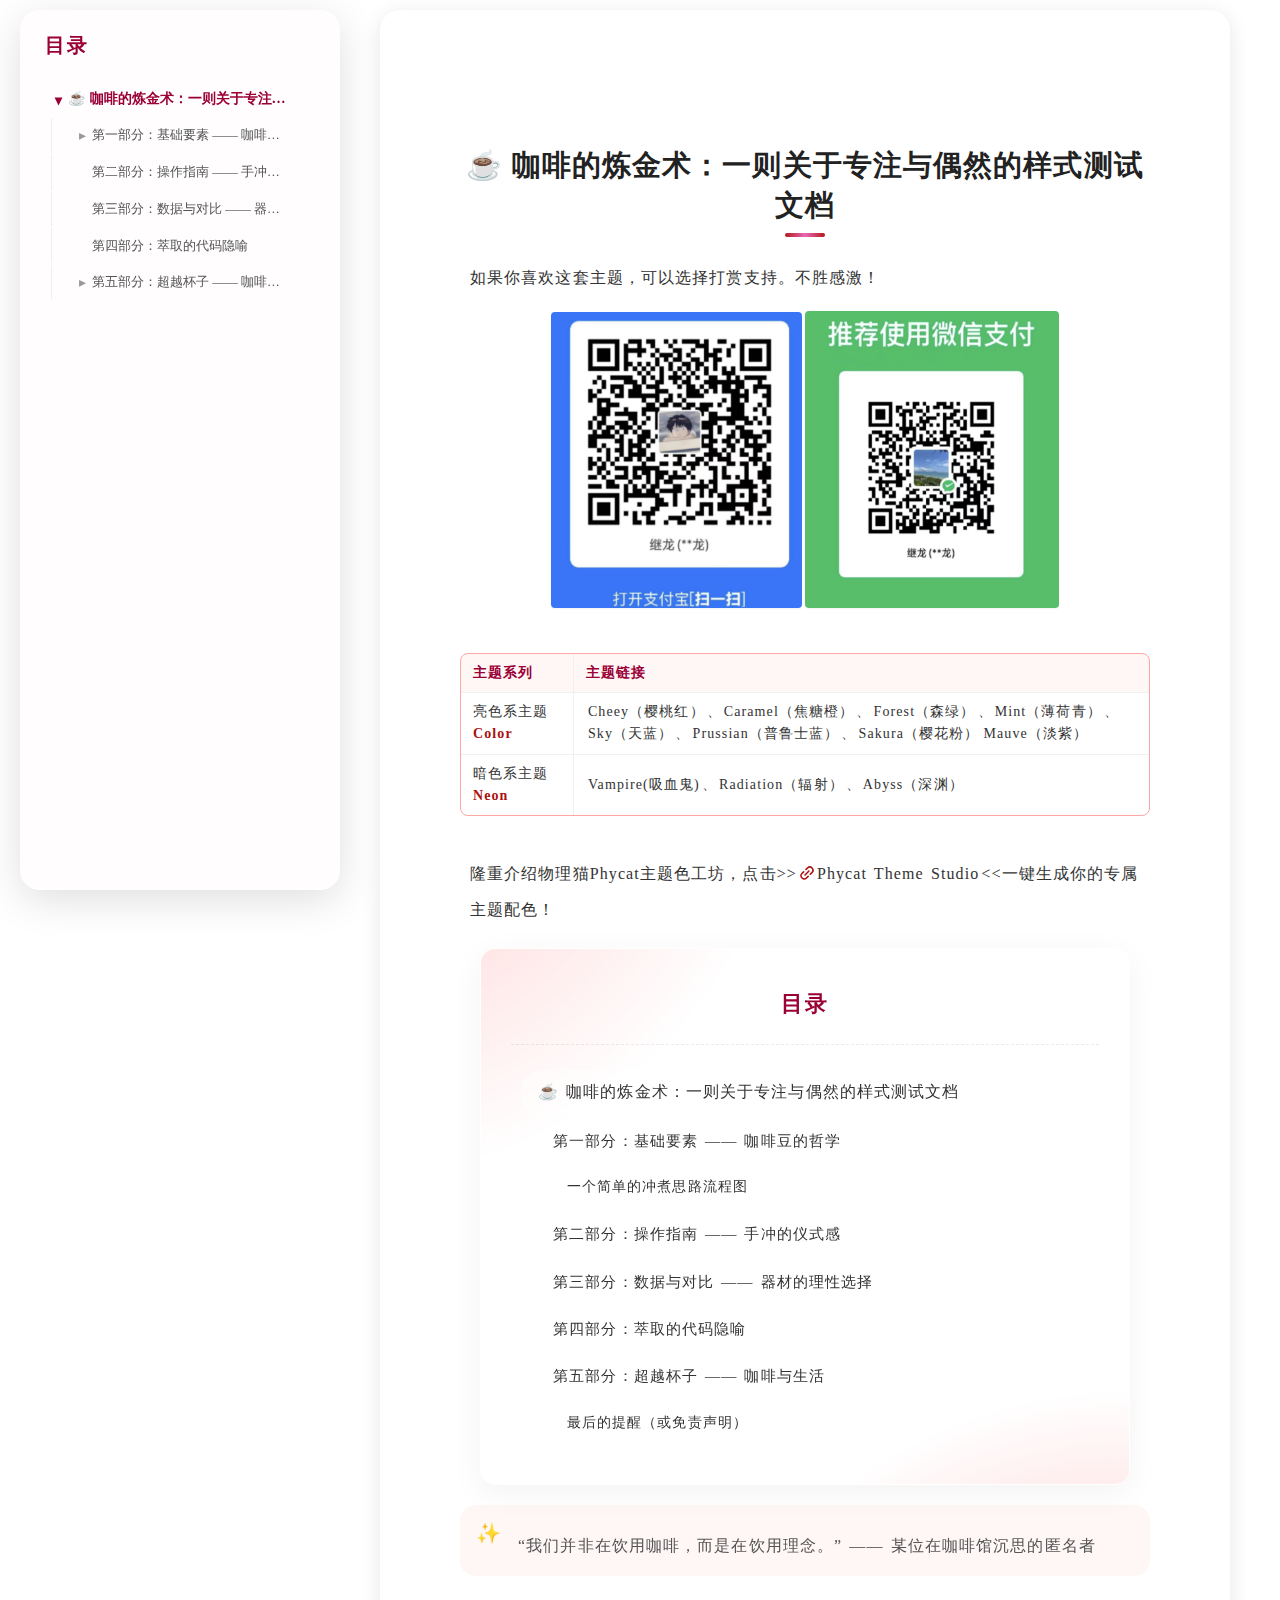
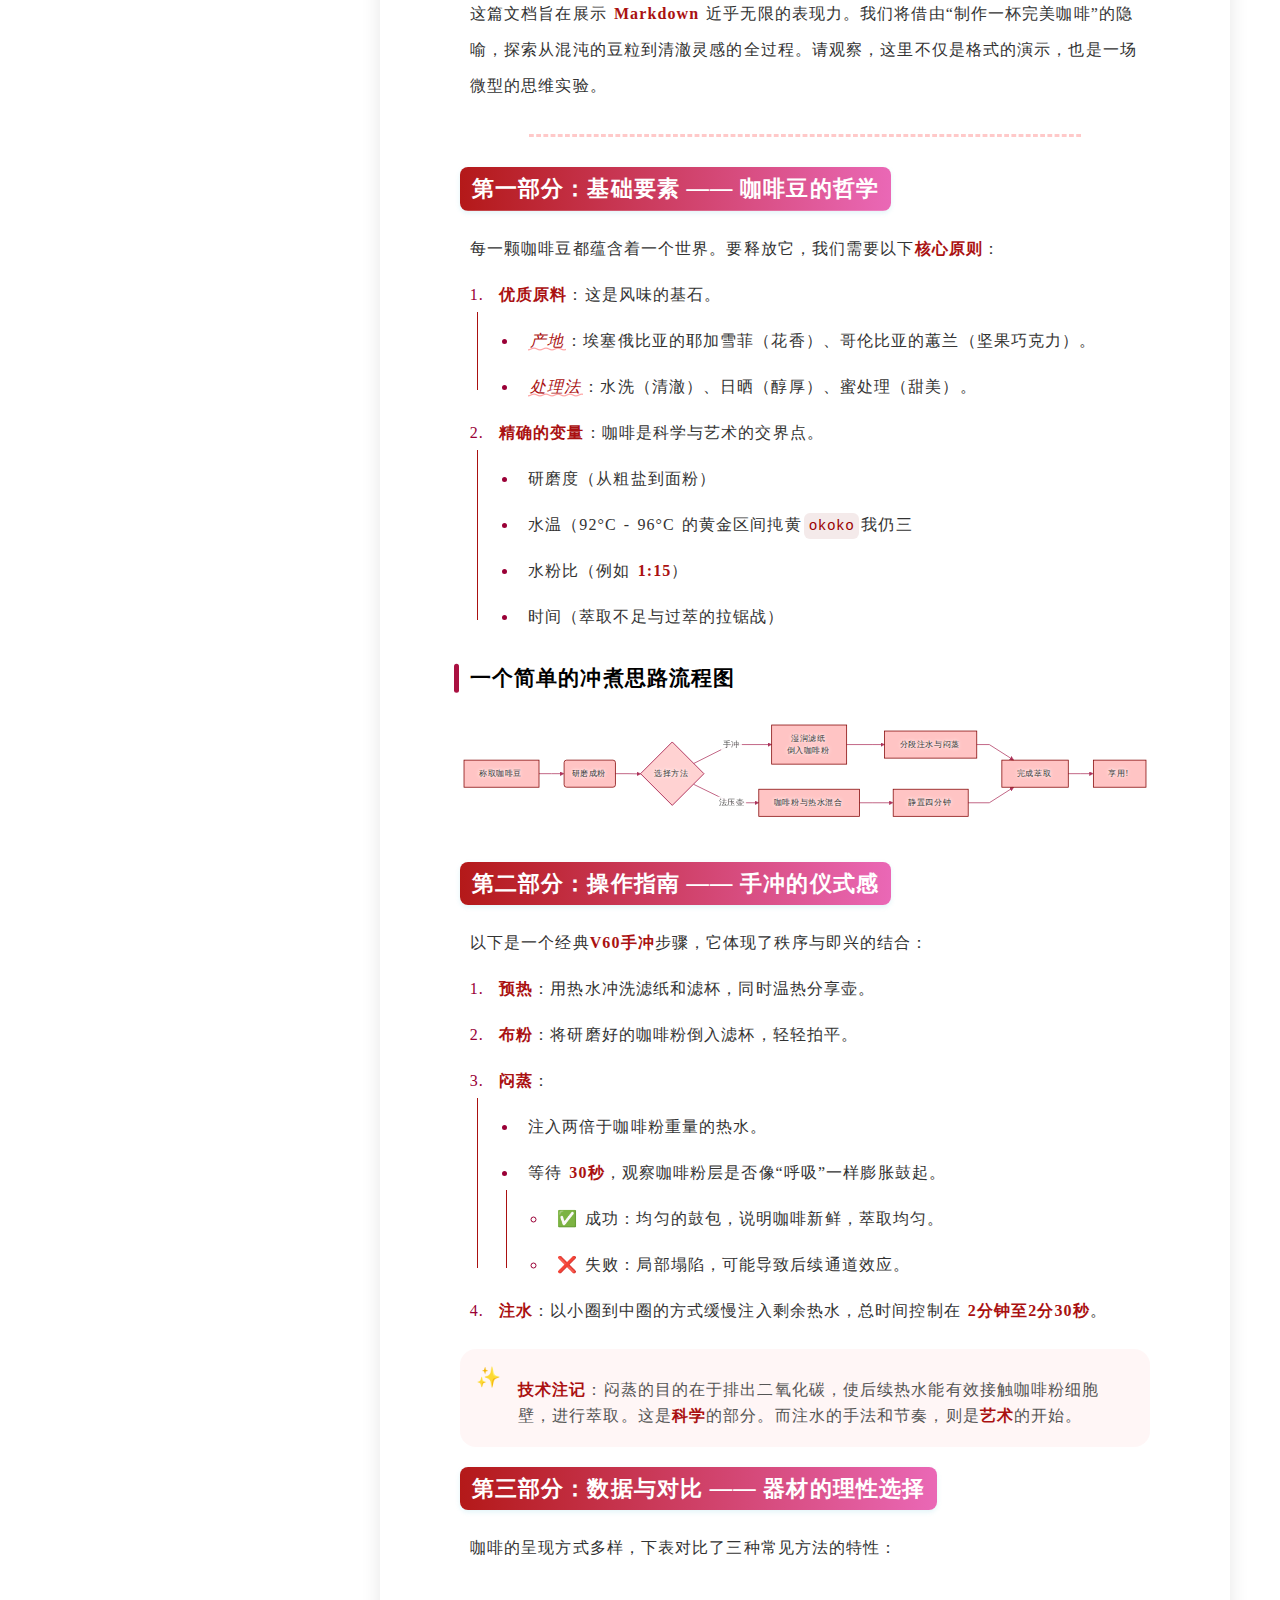
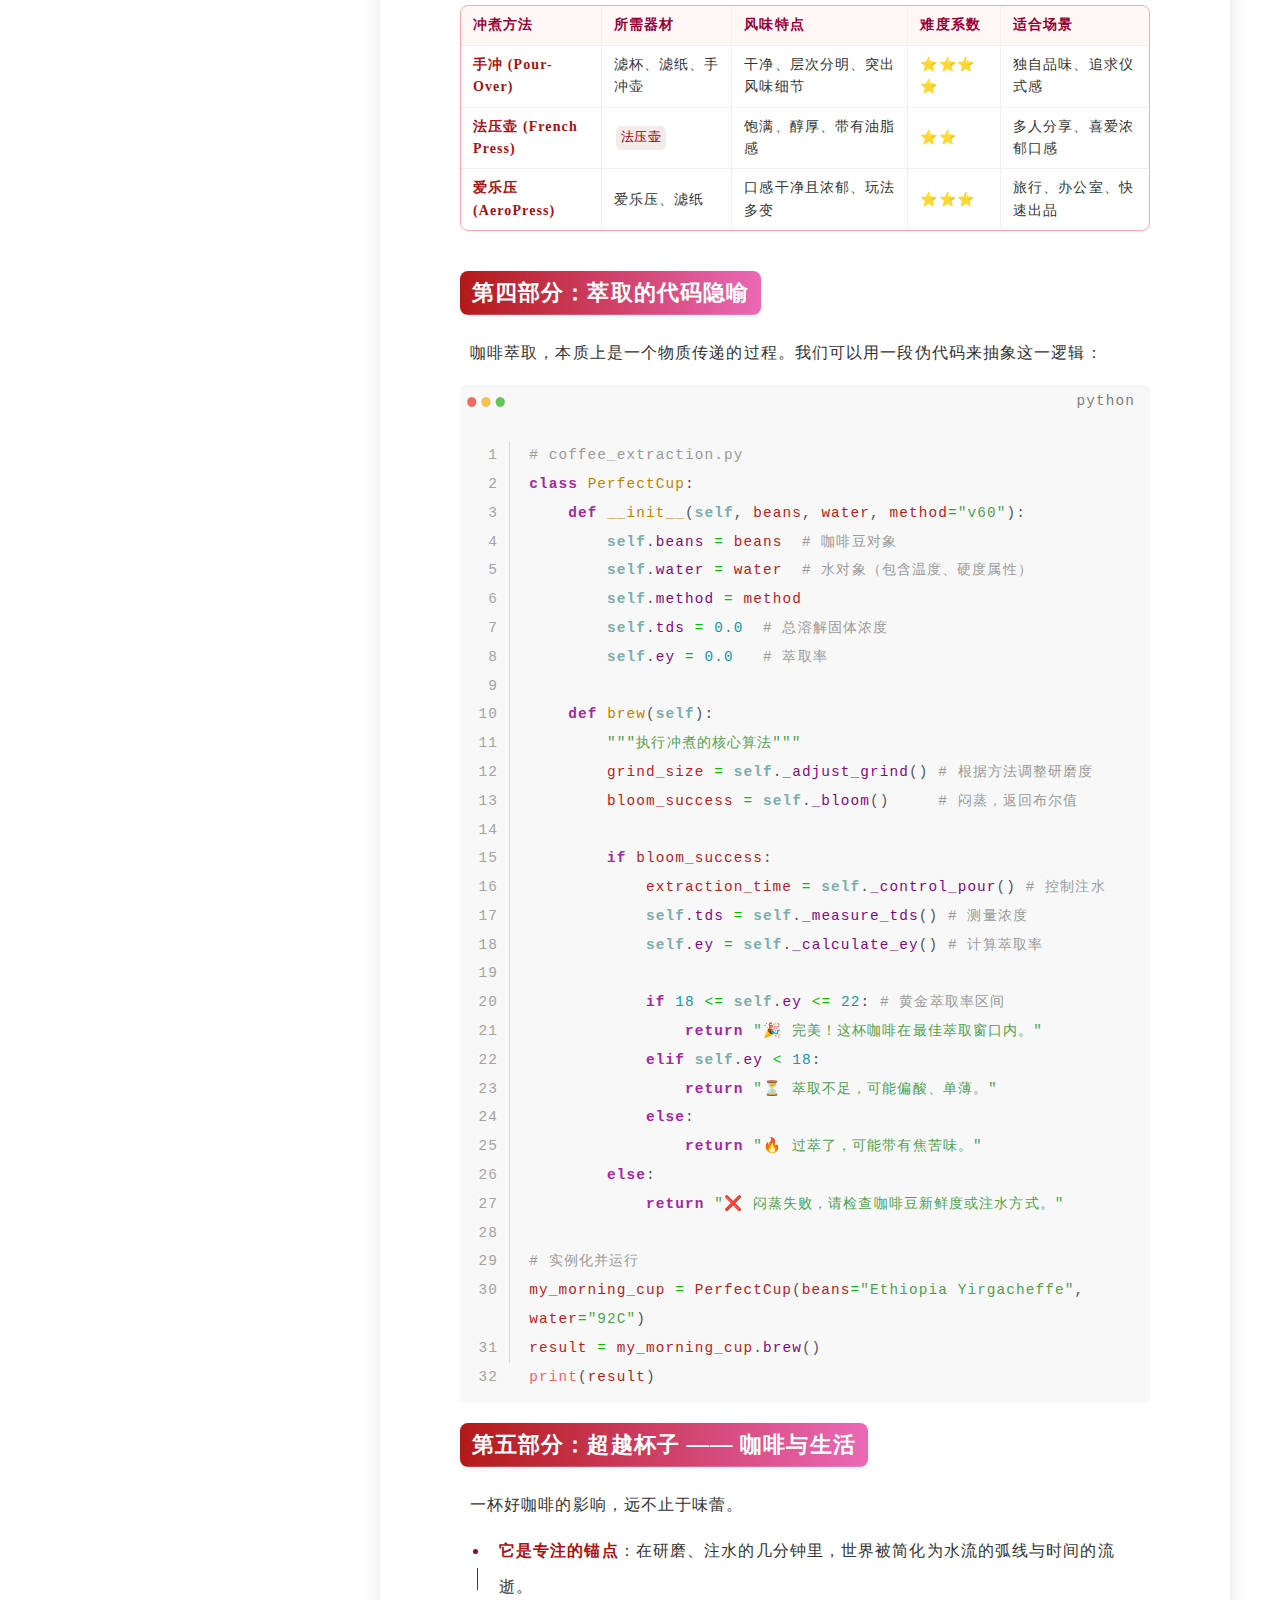
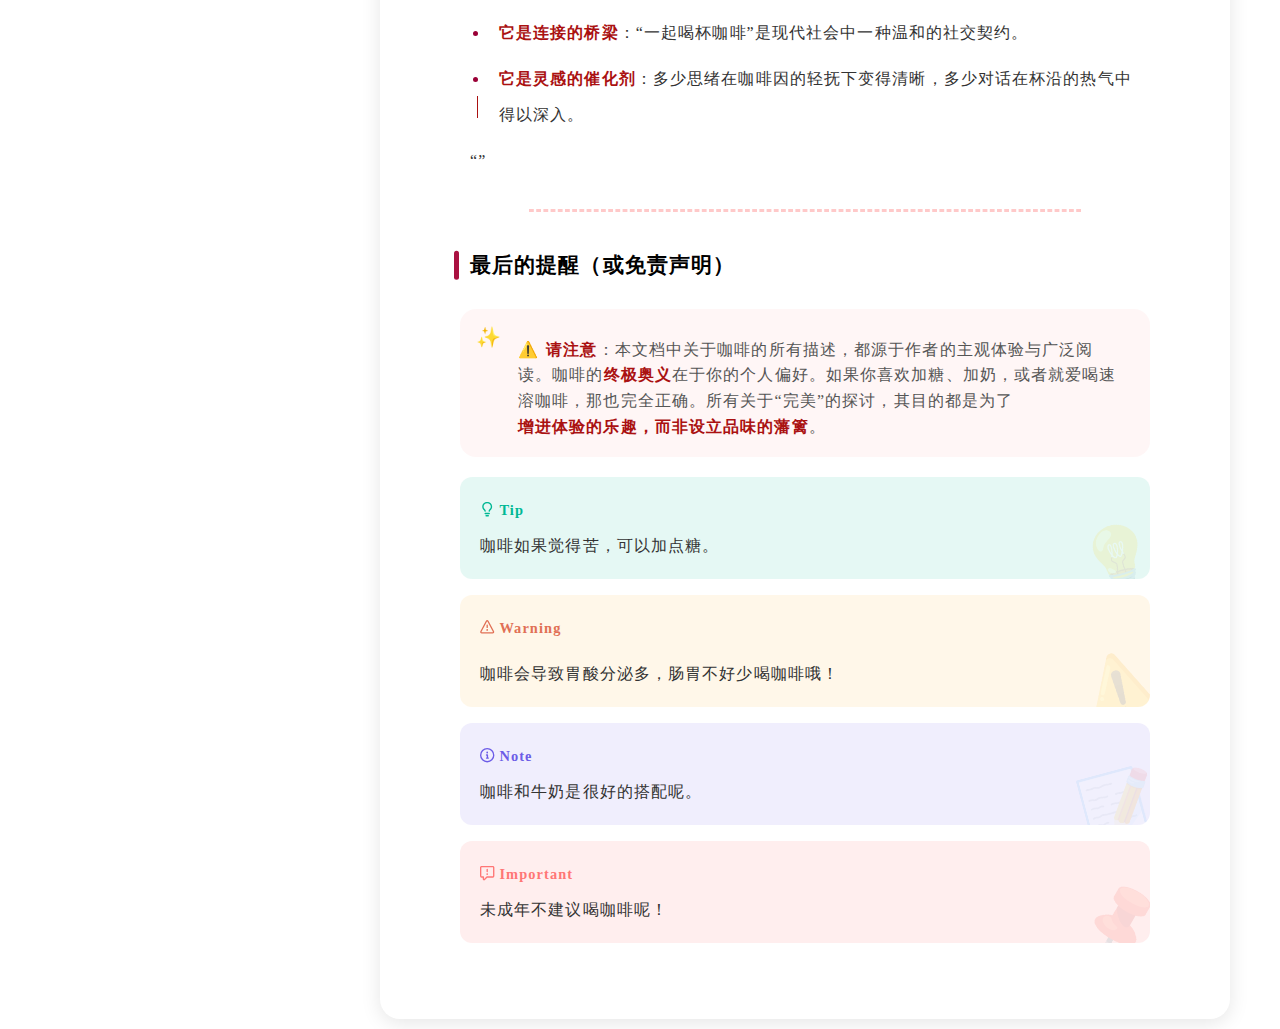
<file: demo/demo-cherry.html>
<!doctype html>
<html>
<head>
<meta charset='UTF-8'><meta name='viewport' content='width=device-width initial-scale=1'><style type='text/css'>html {overflow-x: initial !important;}</style>
<style type='text/css'  id="style-mermaid">:root { --mermaid-theme: default; --mermaid-sequence-numbers: off; --mermaid-flowchart-curve: linear; --mermaid--gantt-left-padding: 75; --sequence-theme: simple; }
.privacy { display: none; }

</style>
<style type='text/css'  id="style-base">:root { --bg-color: #ffffff; --text-color: #333333; --select-text-bg-color: #B5D6FC; --select-text-font-color: auto; --monospace: "Lucida Console",Consolas,"Courier",monospace; --title-bar-height: 20px; }
.mac-os-11 { --title-bar-height: 28px; }
html { font-size: 14px; background-color: var(--bg-color); color: var(--text-color); font-family: "Helvetica Neue", Helvetica, Arial, "Segoe UI Emoji", "SF Pro", sans-serif; -webkit-font-smoothing: antialiased; }
h1, h2, h3, h4, h5 { white-space: pre-wrap; }
body { margin: 0px; padding: 0px; height: auto; inset: 0px; font-size: 1rem; line-height: 1.42857; overflow-x: hidden; background: inherit; }
iframe { margin: auto; }
a.url { word-break: break-all; }
a:active, a:hover { outline: 0px; }
.in-text-selection, ::selection { text-shadow: none; background: var(--select-text-bg-color); color: var(--select-text-font-color); }
#write { margin: 0px auto; height: auto; width: inherit; word-break: normal; overflow-wrap: break-word; position: relative; white-space: normal; overflow-x: visible; padding-top: 36px; }
#write.first-line-indent p { text-indent: 2em; }
#write.first-line-indent li p, #write.first-line-indent p *, #write.first-line-indent svg * { text-indent: 0px; }
#write.first-line-indent li { margin-left: 2em; }
.for-image #write { padding-left: 8px; padding-right: 8px; }
body.typora-export { padding-left: 30px; padding-right: 30px; }
.typora-export .footnote-line, .typora-export li, .typora-export p { white-space: pre-wrap; }
.typora-export .task-list-item input { pointer-events: none; }
@media screen and (max-width: 500px) {
  body.typora-export { padding-left: 0px; padding-right: 0px; }
  #write { padding-left: 20px; padding-right: 20px; }
}
#write li > figure:last-child { margin-bottom: 0.5rem; }
#write ol, #write ul { position: relative; }
img { max-width: 100%; vertical-align: middle; image-orientation: from-image; }
button, input, select, textarea { color: inherit; font: inherit; }
input[type="checkbox"], input[type="radio"] { line-height: normal; padding: 0px; }
*, ::after, ::before { box-sizing: border-box; }
#write h1, #write h2, #write h3, #write h4, #write h5, #write h6, #write p, #write pre { width: inherit; position: relative; }
#write svg h1, #write svg h2, #write svg h3, #write svg h4, #write svg h5, #write svg h6, #write svg p { position: static; }
.nodeLabel p { padding-right: 2px; padding-left: 2px; }
.typora-export .nodeLabel p { padding-right: 0px; padding-left: 0px; }
foreignobject { overflow: visible; }
p { line-height: inherit; }
h1, h2, h3, h4, h5, h6 { break-after: avoid-page; break-inside: avoid; orphans: 4; }
p { orphans: 4; }
li p { orphans: 1; }
h1 { font-size: 2rem; }
h2 { font-size: 1.8rem; }
h3 { font-size: 1.6rem; }
h4 { font-size: 1.4rem; }
h5 { font-size: 1.2rem; }
h6 { font-size: 1rem; }
.md-math-block, .md-rawblock, h1, h2, h3, h4, h5, h6, p { margin-top: 1rem; margin-bottom: 1rem; }
.hidden { display: none; }
.md-blockmeta { color: rgb(204, 204, 204); font-weight: 700; font-style: italic; }
a { cursor: pointer; }
sup.md-footnote { padding: 2px 4px; background-color: rgba(238, 238, 238, 0.7); color: rgb(85, 85, 85); border-radius: 4px; cursor: pointer; }
sup.md-footnote a, sup.md-footnote a:hover { color: inherit; text-transform: inherit; text-decoration: inherit; }
#write input[type="checkbox"] { cursor: pointer; width: inherit; height: inherit; }
figure { overflow-x: auto; margin: 1.2em 0px; max-width: calc(100% + 16px); padding: 0px; }
figure > table { margin: 0px; }
thead, tr { break-inside: avoid; break-after: auto; }
thead { display: table-header-group; }
table { border-collapse: collapse; border-spacing: 0px; width: 100%; overflow: auto; break-inside: auto; text-align: left; }
table.md-table td { min-width: 32px; }
.CodeMirror-gutters { border-right: 0px; background-color: inherit; }
.CodeMirror-linenumber { user-select: none; }
.CodeMirror { text-align: left; }
.CodeMirror-placeholder { opacity: 0.3; }
.CodeMirror pre { padding: 0px 4px; }
.CodeMirror-lines { padding: 0px; }
div.hr:focus { cursor: none; }
#write pre { white-space: pre-wrap; }
#write.fences-no-line-wrapping pre { white-space: pre; }
#write pre.ty-contain-cm { white-space: normal; }
.CodeMirror-gutters { margin-right: 4px; }
.md-fences { font-size: 0.9rem; display: block; break-inside: avoid; text-align: left; overflow: visible; white-space: pre; background: inherit; position: relative !important; }
.md-fences-adv-panel { width: 100%; margin-top: 10px; text-align: center; padding-top: 0px; padding-bottom: 8px; overflow-x: auto; }
#write .md-fences.mock-cm { white-space: pre-wrap; }
.md-fences.md-fences-with-lineno { padding-left: 0px; }
#write.fences-no-line-wrapping .md-fences.mock-cm { white-space: pre; overflow-x: auto; }
.md-fences.mock-cm.md-fences-with-lineno { padding-left: 8px; }
.CodeMirror-line, twitterwidget { break-inside: avoid; }
svg { break-inside: avoid; }
.footnotes { opacity: 0.8; font-size: 0.9rem; margin-top: 1em; margin-bottom: 1em; }
.footnotes + .footnotes { margin-top: 0px; }
.md-reset { margin: 0px; padding: 0px; border: 0px; outline: 0px; vertical-align: top; background: 0px 0px; text-decoration: none; text-shadow: none; float: none; position: static; width: auto; height: auto; white-space: nowrap; cursor: inherit; -webkit-tap-highlight-color: transparent; line-height: normal; font-weight: 400; text-align: left; box-sizing: content-box; direction: ltr; }
li div { padding-top: 0px; }
blockquote { margin: 1rem 0px; }
li .mathjax-block, li p { margin: 0.5rem 0px; }
li blockquote { margin: 1rem 0px; }
li { margin: 0px; position: relative; }
blockquote > :last-child { margin-bottom: 0px; }
blockquote > :first-child, li > :first-child { margin-top: 0px; }
.footnotes-area { color: rgb(136, 136, 136); margin-top: 0.714rem; padding-bottom: 0.143rem; white-space: normal; }
#write .footnote-line { white-space: pre-wrap; }
@media print {
  body, html { border: 1px solid transparent; height: 99%; break-after: avoid; break-before: avoid; font-variant-ligatures: no-common-ligatures; }
  #write { margin-top: 0px; border-color: transparent !important; padding-top: 0px !important; padding-bottom: 0px !important; }
  .typora-export * { -webkit-print-color-adjust: exact; }
  .typora-export #write { break-after: avoid; }
  .typora-export #write::after { height: 0px; }
  .is-mac table { break-inside: avoid; }
  #write > p:nth-child(1) { margin-top: 0px; }
  .typora-export-show-outline .typora-export-sidebar { display: none; }
  figure { overflow-x: visible; }
}
.footnote-line { margin-top: 0.714em; font-size: 0.7em; }
a img, img a { cursor: pointer; }
pre.md-meta-block { font-size: 0.8rem; min-height: 0.8rem; white-space: pre-wrap; background: rgb(204, 204, 204); display: block; overflow-x: hidden; }
p > .md-image:only-child:not(.md-img-error) img, p > img:only-child { display: block; margin: auto; }
#write.first-line-indent p > .md-image:only-child:not(.md-img-error) img { left: -2em; position: relative; }
p > .md-image:only-child { display: inline-block; width: 100%; }
#write .MathJax_Display { margin: 0.8em 0px 0px; }
.md-math-block { width: 100%; }
.md-math-block:not(:empty)::after { display: none; }
.MathJax_ref { fill: currentcolor; }
[contenteditable="true"]:active, [contenteditable="true"]:focus, [contenteditable="false"]:active, [contenteditable="false"]:focus { outline: 0px; box-shadow: none; }
.md-task-list-item { position: relative; list-style-type: none; }
.task-list-item.md-task-list-item { padding-left: 0px; }
.md-task-list-item > input { position: absolute; top: 0px; left: 0px; margin-left: -1.2em; margin-top: calc(1em - 10px); border: none; }
.math { font-size: 1rem; }
.md-toc { min-height: 3.58rem; position: relative; font-size: 0.9rem; border-radius: 10px; }
.md-toc-content { position: relative; margin-left: 0px; }
.md-toc-content::after, .md-toc::after { display: none; }
.md-toc-item { display: block; color: rgb(65, 131, 196); }
.md-toc-item a { text-decoration: none; }
.md-toc-inner:hover { text-decoration: underline; }
.md-toc-inner { display: inline-block; cursor: pointer; }
.md-toc-h1 .md-toc-inner { margin-left: 0px; font-weight: 700; }
.md-toc-h2 .md-toc-inner { margin-left: 2em; }
.md-toc-h3 .md-toc-inner { margin-left: 4em; }
.md-toc-h4 .md-toc-inner { margin-left: 6em; }
.md-toc-h5 .md-toc-inner { margin-left: 8em; }
.md-toc-h6 .md-toc-inner { margin-left: 10em; }
@media screen and (max-width: 48em) {
  .md-toc-h3 .md-toc-inner { margin-left: 3.5em; }
  .md-toc-h4 .md-toc-inner { margin-left: 5em; }
  .md-toc-h5 .md-toc-inner { margin-left: 6.5em; }
  .md-toc-h6 .md-toc-inner { margin-left: 8em; }
}
a.md-toc-inner { font-size: inherit; font-style: inherit; font-weight: inherit; line-height: inherit; }
.footnote-line a:not(.reversefootnote) { color: inherit; }
.reversefootnote { font-family: ui-monospace, sans-serif; }
.md-attr { display: none; }
.md-fn-count::after { content: "."; }
code, pre, samp, tt { font-family: var(--monospace); }
kbd { margin: 0px 0.1em; padding: 0.1em 0.6em; font-size: 0.8em; color: rgb(36, 39, 41); background: rgb(255, 255, 255); border: 1px solid rgb(173, 179, 185); border-radius: 3px; box-shadow: rgba(12, 13, 14, 0.2) 0px 1px 0px, rgb(255, 255, 255) 0px 0px 0px 2px inset; white-space: nowrap; vertical-align: middle; }
.md-comment { color: rgb(162, 127, 3); opacity: 0.6; font-family: var(--monospace); }
code { text-align: left; vertical-align: initial; }
a.md-print-anchor { white-space: pre !important; border-width: initial !important; border-style: none !important; border-color: initial !important; display: inline-block !important; position: absolute !important; width: 1px !important; right: 0px !important; outline: 0px !important; background: 0px 0px !important; text-decoration: initial !important; text-shadow: initial !important; }
.os-windows.monocolor-emoji .md-emoji { font-family: "Segoe UI Symbol", sans-serif; }
.md-diagram-panel > svg { max-width: 100%; }
[lang="flow"] svg, [lang="mermaid"] svg { max-width: 100%; height: auto; }
[lang="mermaid"] .node text { font-size: 1rem; }
table tr th { border-bottom: 0px; }
video { max-width: 100%; display: block; margin: 0px auto; }
iframe { max-width: 100%; width: 100%; border: none; }
.highlight td, .highlight tr { border: 0px; }
mark { background: rgb(255, 255, 0); color: rgb(0, 0, 0); }
.md-html-inline .md-plain, .md-html-inline strong, mark .md-inline-math, mark strong { color: inherit; }
.md-expand mark .md-meta { opacity: 0.3 !important; }
mark .md-meta { color: rgb(0, 0, 0); }
@media print {
  .typora-export h1, .typora-export h2, .typora-export h3, .typora-export h4, .typora-export h5, .typora-export h6 { break-inside: avoid; }
}
.md-diagram-panel .messageText { stroke: none !important; }
.md-diagram-panel .start-state { fill: var(--node-fill); }
.md-diagram-panel .edgeLabel rect { opacity: 1 !important; }
.md-fences.md-fences-math { font-size: 1em; }
.md-fences-advanced:not(.md-focus) { padding: 0px; white-space: nowrap; border: 0px; }
.md-fences-advanced:not(.md-focus) { background: inherit; }
.mermaid-svg { margin: auto; }
.typora-export-show-outline .typora-export-content { max-width: 1440px; margin: auto; display: flex; flex-direction: row; }
.typora-export-sidebar { width: 300px; font-size: 0.8rem; margin-top: 80px; margin-right: 18px; }
.typora-export-show-outline #write { --webkit-flex: 2; flex: 2 1 0%; }
.typora-export-sidebar .outline-content { position: fixed; top: 0px; max-height: 100%; overflow: hidden auto; padding-bottom: 30px; padding-top: 60px; width: 300px; }
@media screen and (max-width: 1024px) {
  .typora-export-sidebar, .typora-export-sidebar .outline-content { width: 240px; }
}
@media screen and (max-width: 800px) {
  .typora-export-sidebar { display: none; }
}
.outline-content li, .outline-content ul { margin-left: 0px; margin-right: 0px; padding-left: 0px; padding-right: 0px; list-style: none; overflow-wrap: anywhere; }
.outline-content ul { margin-top: 0px; margin-bottom: 0px; }
.outline-content strong { font-weight: 400; }
.outline-expander { width: 1rem; height: 1.42857rem; position: relative; display: table-cell; vertical-align: middle; cursor: pointer; padding-left: 4px; }
.outline-expander::before { content: ""; position: relative; font-family: Ionicons; display: inline-block; font-size: 8px; vertical-align: middle; }
.outline-item { padding-top: 3px; padding-bottom: 3px; cursor: pointer; }
.outline-expander:hover::before { content: ""; }
.outline-h1 > .outline-item { padding-left: 0px; }
.outline-h2 > .outline-item { padding-left: 1em; }
.outline-h3 > .outline-item { padding-left: 2em; }
.outline-h4 > .outline-item { padding-left: 3em; }
.outline-h5 > .outline-item { padding-left: 4em; }
.outline-h6 > .outline-item { padding-left: 5em; }
.outline-label { cursor: pointer; display: table-cell; vertical-align: middle; text-decoration: none; color: inherit; }
.outline-label:hover { text-decoration: underline; }
.outline-item:hover { border-color: rgb(245, 245, 245); background-color: var(--item-hover-bg-color); }
.outline-item:hover { margin-left: -28px; margin-right: -28px; border-left: 28px solid transparent; border-right: 28px solid transparent; }
.outline-item-single .outline-expander::before, .outline-item-single .outline-expander:hover::before { display: none; }
.outline-item-open > .outline-item > .outline-expander::before { content: ""; }
.outline-children { display: none; }
.info-panel-tab-wrapper { display: none; }
.outline-item-open > .outline-children { display: block; }
.typora-export .outline-item { padding-top: 1px; padding-bottom: 1px; }
.typora-export .outline-item:hover { margin-right: -8px; border-right: 8px solid transparent; }
.typora-export .outline-expander::before { content: "+"; font-family: inherit; top: -1px; }
.typora-export .outline-expander:hover::before, .typora-export .outline-item-open > .outline-item > .outline-expander::before { content: "−"; }
.typora-export-collapse-outline .outline-children { display: none; }
.typora-export-collapse-outline .outline-item-open > .outline-children, .typora-export-no-collapse-outline .outline-children { display: block; }
.typora-export-no-collapse-outline .outline-expander::before { content: "" !important; }
.typora-export-show-outline .outline-item-active > .outline-item .outline-label { font-weight: 700; }
.md-inline-math-container mjx-container { zoom: 0.95; }
mjx-container { break-inside: avoid; }
.md-alert.md-alert-note { border-left-color: rgb(9, 105, 218); }
.md-alert.md-alert-important { border-left-color: rgb(130, 80, 223); }
.md-alert.md-alert-warning { border-left-color: rgb(154, 103, 0); }
.md-alert.md-alert-tip { border-left-color: rgb(31, 136, 61); }
.md-alert.md-alert-caution { border-left-color: rgb(207, 34, 46); }
.md-alert { padding: 0px 1em; margin-bottom: 16px; color: inherit; border-left: 0.25em solid rgb(0, 0, 0); }
.md-alert-text-note { color: rgb(9, 105, 218); }
.md-alert-text-important { color: rgb(130, 80, 223); }
.md-alert-text-warning { color: rgb(154, 103, 0); }
.md-alert-text-tip { color: rgb(31, 136, 61); }
.md-alert-text-caution { color: rgb(207, 34, 46); }
.md-alert-text { font-size: 0.9rem; font-weight: 700; }
.md-alert-text svg { fill: currentcolor; position: relative; top: 0.125em; margin-right: 1ch; overflow: visible; }
.md-alert-text-container::after { content: attr(data-text); text-transform: capitalize; pointer-events: none; margin-right: 1ch; }

</style>
<style type='text/css'  id="style-codemirror">.CodeMirror { height: auto; }
.CodeMirror.cm-s-inner { background: inherit; }
.CodeMirror-scroll { overflow: auto hidden; z-index: 3; }
.CodeMirror-gutter-filler, .CodeMirror-scrollbar-filler { background-color: rgb(255, 255, 255); }
.CodeMirror-gutters { border-right: 1px solid rgb(221, 221, 221); background: inherit; white-space: nowrap; }
.CodeMirror-linenumber { padding: 0px 3px 0px 5px; text-align: right; color: rgb(153, 153, 153); }
.cm-s-inner .cm-keyword { color: rgb(119, 0, 136); }
.cm-s-inner .cm-atom, .cm-s-inner.cm-atom { color: rgb(34, 17, 153); }
.cm-s-inner .cm-number { color: rgb(17, 102, 68); }
.cm-s-inner .cm-def { color: rgb(0, 0, 255); }
.cm-s-inner .cm-variable { color: rgb(0, 0, 0); }
.cm-s-inner .cm-variable-2 { color: rgb(0, 85, 170); }
.cm-s-inner .cm-variable-3 { color: rgb(0, 136, 85); }
.cm-s-inner .cm-string { color: rgb(170, 17, 17); }
.cm-s-inner .cm-property { color: rgb(0, 0, 0); }
.cm-s-inner .cm-operator { color: rgb(152, 26, 26); }
.cm-s-inner .cm-comment, .cm-s-inner.cm-comment { color: rgb(170, 85, 0); }
.cm-s-inner .cm-string-2 { color: rgb(255, 85, 0); }
.cm-s-inner .cm-meta { color: rgb(85, 85, 85); }
.cm-s-inner .cm-qualifier { color: rgb(85, 85, 85); }
.cm-s-inner .cm-builtin { color: rgb(51, 0, 170); }
.cm-s-inner .cm-bracket { color: rgb(153, 153, 119); }
.cm-s-inner .cm-tag { color: rgb(17, 119, 0); }
.cm-s-inner .cm-attribute { color: rgb(0, 0, 204); }
.cm-s-inner .cm-header, .cm-s-inner.cm-header { color: rgb(0, 0, 255); }
.cm-s-inner .cm-quote, .cm-s-inner.cm-quote { color: rgb(0, 153, 0); }
.cm-s-inner .cm-hr, .cm-s-inner.cm-hr { color: rgb(153, 153, 153); }
.cm-s-inner .cm-link, .cm-s-inner.cm-link { color: rgb(0, 0, 204); }
.cm-negative { color: rgb(221, 68, 68); }
.cm-positive { color: rgb(34, 153, 34); }
.cm-header, .cm-strong { font-weight: 700; }
.cm-del { text-decoration: line-through; }
.cm-em { font-style: italic; }
.cm-link { text-decoration: underline; }
.cm-error { color: red; }
.cm-invalidchar { color: red; }
.cm-constant { color: rgb(38, 139, 210); }
.cm-defined { color: rgb(181, 137, 0); }
div.CodeMirror span.CodeMirror-matchingbracket { color: rgb(0, 255, 0); }
div.CodeMirror span.CodeMirror-nonmatchingbracket { color: rgb(255, 34, 34); }
.cm-s-inner .CodeMirror-activeline-background { background: inherit; }
.CodeMirror { position: relative; overflow: hidden; }
.CodeMirror-scroll { height: 100%; outline: 0px; position: relative; box-sizing: content-box; background: inherit; }
.CodeMirror-sizer { position: relative; }
.CodeMirror-gutter-filler, .CodeMirror-hscrollbar, .CodeMirror-scrollbar-filler, .CodeMirror-vscrollbar { position: absolute; z-index: 6; display: none; outline: 0px; }
.CodeMirror-vscrollbar { right: 0px; top: 0px; overflow: hidden; }
.CodeMirror-hscrollbar { bottom: 0px; left: 0px; overflow: auto hidden; }
.CodeMirror-scrollbar-filler { right: 0px; bottom: 0px; }
.CodeMirror-gutter-filler { left: 0px; bottom: 0px; }
.CodeMirror-gutters { position: absolute; left: 0px; top: 0px; padding-bottom: 10px; z-index: 3; overflow-y: hidden; }
.CodeMirror-gutter { white-space: normal; height: 100%; box-sizing: content-box; padding-bottom: 30px; margin-bottom: -32px; display: inline-block; }
.CodeMirror-gutter-wrapper { position: absolute; z-index: 4; background: 0px 0px !important; border: none !important; }
.CodeMirror-gutter-background { position: absolute; top: 0px; bottom: 0px; z-index: 4; }
.CodeMirror-gutter-elt { position: absolute; cursor: default; z-index: 4; }
.CodeMirror-lines { cursor: text; }
.CodeMirror pre { border-radius: 0px; border-width: 0px; background: 0px 0px; font-family: inherit; font-size: inherit; margin: 0px; white-space: pre; overflow-wrap: normal; color: inherit; z-index: 2; position: relative; overflow: visible; }
.CodeMirror-wrap pre { overflow-wrap: break-word; white-space: pre-wrap; word-break: normal; }
.CodeMirror-code pre { border-right: 30px solid transparent; width: fit-content; }
.CodeMirror-wrap .CodeMirror-code pre { border-right: none; width: auto; }
.CodeMirror-linebackground { position: absolute; inset: 0px; z-index: 0; }
.CodeMirror-linewidget { position: relative; z-index: 2; overflow: auto; }
.CodeMirror-wrap .CodeMirror-scroll { overflow-x: hidden; }
.CodeMirror-measure { position: absolute; width: 100%; height: 0px; overflow: hidden; visibility: hidden; }
.CodeMirror-measure pre { position: static; }
.CodeMirror div.CodeMirror-cursor { position: absolute; visibility: hidden; border-right: none; width: 0px; }
.CodeMirror div.CodeMirror-cursor { visibility: hidden; }
.CodeMirror-focused div.CodeMirror-cursor { visibility: inherit; }
.cm-searching { background: rgba(255, 255, 0, 0.4); }
span.cm-underlined { text-decoration: underline; }
span.cm-strikethrough { text-decoration: line-through; }
.cm-tw-syntaxerror { color: rgb(255, 255, 255); background-color: rgb(153, 0, 0); }
.cm-tw-deleted { text-decoration: line-through; }
.cm-tw-header5 { font-weight: 700; }
.cm-tw-listitem:first-child { padding-left: 10px; }
.cm-tw-box { border-style: solid; border-right-width: 1px; border-bottom-width: 1px; border-left-width: 1px; border-color: inherit; border-top-width: 0px !important; }
.cm-tw-underline { text-decoration: underline; }
@media print {
  .CodeMirror div.CodeMirror-cursor { visibility: hidden; }
}

</style>
<style type='text/css'  id="style-theme_css">html {
  font-size: 16px;
  font-family: "LXGW WenKai";
}


/* 软件内部Markdown样式 */
#write {
  max-width: 950px;
  margin: 0 auto;
  padding: 15px;
  line-height: 2.25;
  color: #000;
  letter-spacing: 1.1px;
  word-break: break-word;
  word-wrap: break-word;
  text-align: left;
  position: relative;
  z-index: 0;
}

/* 新增：使用伪元素实现遮罩背景 */
#write::before {
  content: "";
  position: absolute;
  top: 0;
  left: 0;
  right: 0;
  bottom: 0;
  pointer-events: none;
  z-index: -1;
  background-color: var(--element-color);
  opacity: 0.12;
  -webkit-mask-image: var(--bg-style);
  mask-image: var(--bg-style);
  -webkit-mask-size: 20px 20px;
  mask-size: 20px 20px;
  -webkit-mask-repeat: repeat;
  mask-repeat: repeat;
  -webkit-mask-position: center;
  mask-position: center;
}

#write p {
  color: #333;
  margin: 10px 10px;
  font-family: Optima-Regular, Optima, "LXGW WenKai", PingFangSC-light, PingFangTC-light,
    "PingFang SC", Cambria, Cochin, Georgia, Times, "Times New Roman", serif;
  font-size: 1rem;
  word-spacing: 2px;
}

#write h3.md-heading:after,
h4.md-heading:after,
h5.md-heading:after,
h6.md-heading:after {
  content: " ";
  display: inline-block;
  height: 2em;
  width: 2em;
  vertical-align: top;
  margin-left: -2px;
  background-color: var(--element-color-shallow);
  -webkit-mask-repeat: no-repeat;
  -webkit-mask-position: center;
  -webkit-mask-size: 24px 24px;
  mask-repeat: no-repeat;
  mask-position: center;
  mask-size: 24px 24px;
}

#write h3.md-heading:after {
  -webkit-mask-image: var(--h3-icon-shape);
  mask-image: var(--h3-icon-shape);
}

#write h4.md-heading:after {
  -webkit-mask-image: var(--h4-icon-shape);
  mask-image: var(--h4-icon-shape);
}

#write h5.md-heading:after {
  -webkit-mask-image: var(--h5-icon-shape);
  mask-image: var(--h5-icon-shape);
}

#write h6.md-heading:after {
  -webkit-mask-image: var(--h6-icon-shape);
  mask-image: var(--h6-icon-shape);
}

/* ================= H1 标题样式优化 (方案 1: 经典短线 - 常驻显示 - 修复编辑bug) ================= */

#write h1 {
    text-align: center;
    font-size: 1.8rem;
    font-weight: bold;
    margin: 1em auto 0.8em;
    line-height: 1.4;
    
    /* [关键修复] 使用 fit-content 代替 table */
    /* table 属性会导致空标题在编辑模式下无法获取光标焦点 */
    /* fit-content 既能实现宽度自适应，又能保持正常的编辑体验 */
    width: fit-content; 
    
    /* [修复 Bug] 添加最小宽度和最小高度，确保空内容时也有足够大的点击区域 */
    min-width: 120px;
    min-height: 1.4em; /* 确保有一行文字的高度 */
    
    color: #222;
    position: relative;
    padding-bottom: 12px; /* 增加底部空间给线条 */
    
    transition: color 0.3s ease, transform 0.3s ease;
    border-bottom: none; /* 清除默认下划线 */
}

/* 底部线条 (伪元素) */
#write h1::after {
    content: '';
    position: absolute;
    bottom: 0;
    left: 50%;
    
    /* [核心设计] 初始宽度：40px (常驻精致短线) */
    width: 40px; 
    height: 4px;
    border-radius: 4px;
    
    /* [优化] 使用主题定义的 H2 渐变背景 (色彩饱满且对称) */
    background: var(--head-title-h2-background);
    background-size: 100% auto; 
    
    /* 居中定位 */
    transform: translateX(-50%);
    
    /* 动效过渡 */
    transition: width 0.4s cubic-bezier(0.25, 0.8, 0.25, 1);
}

/* Hover 交互效果 */
/* 只有当标题没有处于输入焦点时，悬停才上浮 */
#write h1:not(.md-focus):hover {
  color: var(--head-title-color);
  transform: translateY(-2px);
}

#write h1:hover::after {
    /* Hover 时展开至 100% */
    width: 100%; 
}
/* H2 */
#write h2 {
  color: var(--head-title-h2-color);
  font-size: 1.4rem;
  line-height: 1.5;
  width: fit-content;
  font-weight: bold;
  margin: 20px 0;
  padding: 5px 12px;
  border-radius: 8px;
  background: var(--head-title-h2-background);
  background-size: 200% auto;
  background-position: 0% center;
  box-shadow: 0 2px 5px rgba(61, 184, 211, 0.15);
  transition: background-position 0.5s ease-out, transform 0.4s ease, box-shadow 0.4s ease;
}

#write h2:hover {
  background-position: 100% center;
  transform: scale(1.01);
  box-shadow: 0 8px 20px rgba(61, 184, 211, 0.35);
}

/* H3 */
#write h3 {
  position: relative;
  width: fit-content;
  margin: 20px 0;
  text-align: left;
  font-size: 1.3rem;
  padding-left: 10px;
  transition: all 0.3s cubic-bezier(0.25, 0.8, 0.25, 1);
}

#write h3 {
  position: relative;
  width: fit-content;
  margin: 20px 0;
  text-align: left;
  font-size: 1.3rem;
  padding-left: 10px;
  transition: all 0.3s cubic-bezier(0.25, 0.8, 0.25, 1);
}

#write h3::before {
  content: '';
  position: absolute;
  left: -6px;
  top: 50%;
  transform: translateY(-50%);
  width: 5px;
  height: 61%;
  border-radius: 4px;
  background-color: var(--head-title-color);
  transition: all 0.3s cubic-bezier(0.25, 0.8, 0.25, 1);
}

#write h3 span {
  border-bottom: 2px hidden var(--head-title-color);
  transition: color 0.3s ease;
}

#write h3:hover {
  padding-left: 18px;
  color: var(--head-title-color);
  cursor: pointer;
}

#write h3:hover::before {
  height: 66%;
  background-color: var(--head-title-color);
  width: 7px;
}

/* H4~H6 */
#write h4,
#write h5,
#write h6 {
  transition: color 0.3s ease, transform 0.3s ease;
}

#write h4::before,
#write h5::before,
#write h6::before {
  transition: all 0.3s cubic-bezier(0.34, 1.56, 0.64, 1);
}

/* H4 */
#write h4 {
  margin: 20px 0;
  font-size: 1.15rem;
  text-align: left;
}

#write h4::before {
  content: "";
  margin-right: 7px;
  display: inline-block;
  background-color: var(--head-title-color);
  width: 10px;
  height: 10px;
  border-radius: 100%;
  border: var(--head-title-color) 1px solid;
  vertical-align: inherit;
}

#write h4:hover::before {
  transform: scale(1.3);
  box-shadow: 0 0 0 4px var(--element-color-soo-shallow);
}

/* H5 */
#write h5 {
  margin: 23px 0;
  font-size: 1.1rem;
  text-align: left;
}

#write h5::before {
  content: "";
  margin-right: 7px;
  display: inline-block;
  background-color: #ffffff;
  width: 10px;
  height: 10px;
  border-radius: 100%;
  border: var(--head-title-color) 2px solid;
  vertical-align: inherit;
  box-sizing: border-box;
}

#write h5:hover::before {
  background-color: var(--head-title-color);
  transform: scale(1.2);
  box-shadow: 0 0 0 3px var(--element-color-soo-shallow);
}

/* H6 */
#write h6 {
  margin: 23px 0;
  font-size: 1.1rem;
  text-align: left;
}

#write h6::before {
  content: "-";
  color: var(--head-title-color);
  margin-right: 7px;
  display: inline-block;
  vertical-align: inherit;
}

#write h6:hover::before {
  transform: scaleX(1.8) translateX(1px);
  font-weight: bold;
}

#write h4:hover,
#write h5:hover,
#write h6:hover {
  color: var(--element-color-deep);
  transform: translateX(6px);
}

#write {
  counter-reset: h1;
}

h1 {
  counter-reset: h2;
}

h2 {
  counter-reset: h3;
}

h3 {
  counter-reset: h4;
}

h4 {
  counter-reset: h5;
}

h5 {
  counter-reset: h6;
}

.sidebar-content {
  counter-reset: h1
}

.outline-content {
  counter-reset: h1
}

.outline-h1 {
  counter-reset: h2
}

.outline-h2 {
  counter-reset: h3
}

.outline-h3 {
  counter-reset: h4
}

.outline-h4 {
  counter-reset: h5
}

.outline-h5 {
  counter-reset: h6
}



.md-toc-content {
  counter-reset: h1toc
}

.md-toc-h1 {
  counter-reset: h2toc
}

.md-toc-h2 {
  counter-reset: h3toc
}

.md-toc-h3 {
  counter-reset: h4toc
}

.md-toc-h4 {
  counter-reset: h5toc
}

.md-toc-h5 {
  counter-reset: h6toc
}


#write h1:before {
  counter-increment: h1;
  content: var(--autonum-h1);
}

#outline-content li.outline-h1>div>span.outline-label:before {
  counter-increment: h1;
  content: var(--autonum-h1);
}

.outline-content .outline-h1>.outline-item>.outline-label:before {
  counter-increment: h1;
  content: var(--autonum-h1);
}

#write span.md-toc-item.md-toc-h1>a:before {
  counter-increment: h1toc;
  content: var(--autonum-h1toc);
}

#write h2:before {
  counter-increment: h2;
  content: var(--autonum-h2);
  color: var(--head-title-h2-color);
}

.outline-content .outline-h2>.outline-item>.outline-label:before {
  counter-increment: h2;
  content: var(--autonum-h2);
}

li.outline-h2>div>a.outline-label:before {
  counter-increment: h2;
  content: var(--autonum-h2);
}

#write span.md-toc-item.md-toc-h2>a:before {
  counter-increment: h2toc;
  content: var(--autonum-h2toc);
}


#write h3>span:first-of-type::before {
  counter-increment: h3;
  content: var(--autonum-h3);
  color: var(--element-color);
}

#outline-content li.outline-h3>div>span.outline-label:before {
  counter-increment: h3;
  content: var(--autonum-h3);
}

.outline-content .outline-h3>.outline-item>.outline-label:before {
  counter-increment: h3;
  content: var(--autonum-h3);
}

#write span.md-toc-item.md-toc-h3>a:before {
  counter-increment: h3toc;
  content: var(--autonum-h3toc);
}


#write h4>span:first-of-type::before {
  counter-increment: h4;
  content: var(--autonum-h4);
  color: var(--element-color);
}

#outline-content li.outline-h4>div>span.outline-label:before {
  counter-increment: h4;
  content: var(--autonum-h4);
}

.outline-content .outline-h4>.outline-item>.outline-label:before {
  counter-increment: h4;
  content: var(--autonum-h4);
}

#write span.md-toc-item.md-toc-h4>a:before {
  counter-increment: h4toc;
  content: var(--autonum-h4toc);
}


#write h5>span:first-of-type::before {
  counter-increment: h5;
  content: var(--autonum-h5);
  color: var(--element-color);
}

#outline-content li.outline-h5>div>span.outline-label:before {
  counter-increment: h5;
  content: var(--autonum-h5);
}

.outline-content .outline-h5>.outline-item>.outline-label:before {
  counter-increment: h5;
  content: var(--autonum-h5);
}

#write span.md-toc-item.md-toc-h5>a:before {
  counter-increment: h5toc;
  content: var(--autonum-h5toc);
}


#write h6>span:first-of-type::before {
  counter-increment: h6;
  content: var(--autonum-h6);
  color: var(--element-color);
}

#outline-content li.outline-h6>div>span.outline-label:before {
  counter-increment: h6;
  content: var(--autonum-h6);
}

.outline-content .outline-h6>.outline-item>.outline-label:before {
  counter-increment: h6;
  content: var(--autonum-h6);
}

#write span.md-toc-item.md-toc-h6>a:before {
  counter-increment: h6toc;
  content: var(--autonum-h6toc);
}


/* 列表 */
::marker {
  color: var(--element-color-deep);
}

li.md-list-item {
  margin: 0.4rem 0;
}

#write ul,
#write ol {
  margin-top: 0px;
  margin-left: 16px;
  margin-bottom: 8px;
  padding-left: 13px;
}

#write em {
  padding: 0 3px 0 0;
}

#write ul {
  list-style-type: disc;
}

#write ul ul {
  list-style-type: circle;
}

#write ul ul ul {
  list-style-type: square;
}

#write ol {
  list-style-type: decimal;
}

#write ol ol {
  list-style-type: lower-alpha;
}

#write ol ol ol {
  list-style-type: lower-roman;
}

#write li section {
  margin-top: 5px;
  margin-bottom: 5px;
  line-height: 1.7rem;
  text-align: justify;
  color: #000000;
  font-weight: 500;
}

#write li:before {
  content: "";
  height: calc(100% - 50px);
  top: 35px;
  position: absolute;
  border-left: 0.5px solid var(--element-color);
  left: -12.5px;
}

/* 任务列表样式 */

#write .task-list-item input {
  appearance: none;
  -webkit-appearance: none;
  width: 1.3rem;
  height: 1.3rem;
  position: absolute;
  top: 3px;
  left: -22px;
  outline: none;
  cursor: pointer;
  z-index: 1;
}

#write .task-list-item input::before {
  content: '';
  display: block;
  position: absolute;
  top: -2px;
  left: 18px;
  width: 100%;
  height: 100%;
  border-radius: 50%;
  border: 1px solid var(--element-color-deep, #ffa531);
  background: #fff;
  transition: all 0.4s cubic-bezier(0.5, 1.6, 0.4, 0.7);
  box-sizing: border-box;
}

#write .task-list-item input::after {
  content: '';
  display: block;
  position: absolute;
  top: 40%;
  left: 138%;
  width: 0.35rem;
  height: 0.65rem;
  border: solid #fff;
  border-width: 0 2.5px 2.5px 0;
  transform: translate(-50%, -60%) rotate(45deg) scale(1);
  transition: all 0.3s cubic-bezier(0.5, 1.6, 0.4, 0.7);
  opacity: 0;
}

#write .task-list-item input:checked::before {
  background: var(--element-color, #ffc000);
  border-color: var(--element-color, #ffc000);
  transform: scale(1.05);
  animation: task-pulse 0.4s forwards;
}

@keyframes task-pulse {
  0% {
    transform: scale(1);
  }

  50% {
    transform: scale(1.15);
  }

  100% {
    transform: scale(1);
  }
}

#write .task-list-item input:checked::after {
  opacity: 1;
  transform: translate(-50%, -60%) rotate(45deg) scale(1);
}

#write .task-list-item input[type="checkbox"]+p span,
#write .task-list-item input[type="checkbox"]+span {
  position: relative;
  display: inline;
  -webkit-box-decoration-break: clone;
  box-decoration-break: clone;
  transition: color 0.4s ease;
  background-image: linear-gradient(currentColor, currentColor);
  background-position: 0% 50%;
  background-size: 0% 1.5px;
  background-repeat: no-repeat;
  transition: background-size 0.4s cubic-bezier(0.25, 0.8, 0.25, 1), color 0.4s;
}

#write .task-list-item input[type="checkbox"]:checked+p span,
#write .task-list-item input[type="checkbox"]:checked+span {
  color: #bbb;
  background-size: 100% 1.5px;
}

#write li.task-list-item {
  position: relative;
}


/* 引用 */

#write blockquote {
  position: relative;
  margin: 20px 0;
  padding: 18px 20px 18px 48px;
  background-color: var(--element-color-soo-shallow);
  border: none;
  border-radius: 16px;
  color: #555;
  line-height: 1.6;
  transition: transform 0.3s cubic-bezier(0.34, 1.56, 0.64, 1), background-color 0.3s ease;
}

/* 图标装饰 (可以把 content 里的 ✨ 换成 💡, 📝, 📌 等) */
#write blockquote::before {
  content: "✨";
  position: absolute;
  left: 16px;
  top: 18px;
  font-size: 20px;
  line-height: 1;
  font-family: "Segoe UI Emoji", "Apple Color Emoji", "Noto Color Emoji", sans-serif;
}

#write blockquote p {
  color: #555;
  margin-bottom: 0.5em;
}

#write blockquote p:last-child {
  margin-bottom: 0;
}

#write blockquote:hover {
  transform: scale(1.02);
}

/* 超链接 */
#write a {
  color: #333;
  text-decoration: none;
  font-weight: 500;
  padding: 2px 4px;
  margin: 0 -2px;
  border-radius: 4px;
  background: transparent;
  border-bottom: none;
  transition: all 0.2s ease;
}

#write p a:not(.md-toc-inner)::before {
  content: '';
  display: inline-block;
  width: 1em;
  height: 1em;
  margin-right: 2px;
  vertical-align: -0.15em;
  background-color: var(--element-color);
  -webkit-mask: url("data:image/svg+xml;charset=utf-8,%3Csvg xmlns='http://www.w3.org/2000/svg' viewBox='0 0 1024 1024'%3E%3Cpath d='M477.934459 330.486594A50.844091 50.844091 0 0 1 406.752731 258.796425L512 152.532274a254.220457 254.220457 0 0 1 359.467726 359.467726L762.66137 618.772592a50.844091 50.844091 0 1 1-71.690168-71.690169l106.772591-106.772592a152.532274 152.532274 0 0 0-215.578947-215.578947z m70.164846 361.501489A50.844091 50.844091 0 1 1 619.789474 762.66137l-107.281033 107.281033A254.220457 254.220457 0 0 1 152.532274 512L259.813307 406.752731a50.844091 50.844091 0 1 1 72.19861 69.656405l-107.789474 107.281033a152.532274 152.532274 0 0 0 215.578947 215.578947z m-126.601788-16.77855a50.844091 50.844091 0 1 1-71.690168-71.690169l251.678252-251.678252a50.844091 50.844091 0 0 1 71.690169 71.690169z'/%3E%3C/svg%3E") no-repeat center / contain;
  mask: url("data:image/svg+xml;charset=utf-8,%3Csvg xmlns='http://www.w3.org/2000/svg' viewBox='0 0 1024 1024'%3E%3Cpath d='M477.934459 330.486594A50.844091 50.844091 0 0 1 406.752731 258.796425L512 152.532274a254.220457 254.220457 0 0 1 359.467726 359.467726L762.66137 618.772592a50.844091 50.844091 0 1 1-71.690168-71.690169l106.772591-106.772592a152.532274 152.532274 0 0 0-215.578947-215.578947z m70.164846 361.501489A50.844091 50.844091 0 1 1 619.789474 762.66137l-107.281033 107.281033A254.220457 254.220457 0 0 1 152.532274 512L259.813307 406.752731a50.844091 50.844091 0 1 1 72.19861 69.656405l-107.789474 107.281033a152.532274 152.532274 0 0 0 215.578947 215.578947z m-126.601788-16.77855a50.844091 50.844091 0 1 1-71.690168-71.690169l251.678252-251.678252a50.844091 50.844091 0 0 1 71.690169 71.690169z'/%3E%3C/svg%3E") no-repeat center / contain;
  transition: transform 0.4s cubic-bezier(0.25, 0.8, 0.25, 1);
}

#write a:not(.md-toc-inner):hover {
  color: var(--element-color-deep);
  background: var(--element-color-soo-shallow);
}

/* 图标部分：旋转 180 度 */
#write a:hover:not(.md-toc-inner)::before {
  transform: rotate(180deg);
  background-color: var(--element-color-deep);
}

#write a:visited {
  color: var(--element-color-deep);
}

#write sup a::before {
  content: none;
}

/* 高亮 */

#write mark {
  background-color: var(--element-color-so-shallow);
  color: inherit;
  padding: 2px 6px;
  border-radius: 6px;
  margin: 0 2px;
  position: relative;
  transition: all 0.3s ease;
  /* 确保跨行时样式连续 */
  -webkit-box-decoration-break: clone;
  box-decoration-break: clone;
}

#write mark::before,
#write mark::after {
  position: absolute;
  top: 50%;
  transform: translateY(-50%);
  color: var(--element-color-deep);
  font-weight: bold;
  font-family: "Courier New", monospace;
  font-size: 1.1em;
  opacity: 0;
  pointer-events: none;
  transition: all 0.3s cubic-bezier(0.34, 1.56, 0.64, 1);
}

#write mark::before {
  content: '{';
  left: -5px;
}

#write mark::after {
  content: '}';
  right: -5px;
}

#write mark:hover {
  background-color: var(--element-color);
  color: #fff;
  border-radius: 4px;
  padding: 2px 12px;
}

#write mark:hover::before {
  opacity: 1;
  left: 3px;
}

#write mark:hover::after {
  opacity: 1;
  right: 3px;
}

/* 粗体 */
#write strong {
  color: var(--element-color);
  font-weight: bold;
  display: inline-block;
  transition: transform 0.2s cubic-bezier(0.5, 1.5, 0.5, 1);
}

#write strong:hover {
  transform: translateY(-2px) scale(1.1);
  text-shadow: 2px 2px 0 color-mix(in srgb, var(--element-color-shallow), transparent 70%);
}

/* 1. 常态优化：提升对比度 */
/* 当粗体出现在高亮块中时，强制使用 Deep 色，防止在浅色高亮背景里看不清 */
#write mark strong {
    color: var(--element-color-deep); 
}

/* 2. Hover 修复：防止文字隐形 */
/* 当悬停高亮块时，背景变为主色。
   此时必须显式地将内部的粗体变为白色，
   否则它会保持原有的主色，导致“主色字撞主色底”看不见。 */
#write mark:hover strong {
    color: #fff;
    /* 可选：去掉粗体原有的阴影，保持干净 */
    text-shadow: none; 
    /* 保持加粗状态下的微动效同步 (可选) */
    transform: translateY(-2px) scale(1.1); 
}

/* ================= 斜体 (Em) 样式优化 (防抖动终极版) ================= */

/* 1. 基础样式 */
#write em {
    font-style: italic;
    
    /* 常态颜色 */
    color: var(--element-color); 
    
    text-decoration: none; /* 禁用默认下划线 */
    padding: 0 2px 2px;    /* 底部留出波浪空间 */
    position: relative;
    
    /* 注意：去掉了 font-weight 的 transition
       改为监听 color 和 stroke 的变化
    */
    transition: color 0.2s ease, -webkit-text-stroke 0.2s ease;
    z-index: 0;
}

/* 2. 波浪线 (伪元素 + Mask) */
#write em::after {
    content: "";
    position: absolute;
    left: 0;
    bottom: 0;
    width: 100%;
    height: 4px; /* 波浪高度 */
    
    /* 使用 Mask 制作波浪形状 */
    -webkit-mask: url("data:image/svg+xml,%3Csvg xmlns='http://www.w3.org/2000/svg' viewBox='0 0 20 4'%3E%3Cpath fill='none' stroke='black' stroke-width='2' d='M0 3.5c5 0 5-3 10-3s5 3 10 3 5-3 10-3 5 3 10 3'/%3E%3C/svg%3E");
    -webkit-mask-repeat: repeat-x;
    -webkit-mask-size: 12px 4px;
    mask: url("data:image/svg+xml,%3Csvg xmlns='http://www.w3.org/2000/svg' viewBox='0 0 20 4'%3E%3Cpath fill='none' stroke='black' stroke-width='2' d='M0 3.5c5 0 5-3 10-3s5 3 10 3 5-3 10-3 5 3 10 3'/%3E%3C/svg%3E");
    mask-repeat: repeat-x;
    mask-size: 12px 4px;
    
    /* 默认浅色背景 */
    background-color: var(--element-color-shallow); 
    
    z-index: -1;
    transition: background-color 0.3s ease;
}

/* 3. Hover 交互 (防抖动核心) */
#write em:hover {
    color: var(--element-color-deep); 
    
    /* [关键修复] 
       不要使用 font-weight: 700 (这会改变布局宽度)
       改用 text-stroke 模拟加粗效果，不占空间
    */
    font-weight: normal; 
    -webkit-text-stroke: 0.6px var(--element-color-deep);
}

/* Hover 时波浪线变色 + 动画 */
#write em:hover::after {
    background-color: var(--element-color); 
    animation: waveFlow 1s linear infinite;
}

/* 波浪流动动画定义 */
@keyframes waveFlow {
    0% { 
        -webkit-mask-position-x: 0; 
        mask-position-x: 0; 
    }
    100% { 
        -webkit-mask-position-x: 12px; 
        mask-position-x: 12px; 
    }
}

/* 删除线 */
#write del {
  text-decoration: line-through;
  text-decoration-color: var(--element-color);
  color: #999;
  transition: all 0.3s ease;
}

#write del:hover {
  opacity: 0.6;
  text-decoration-color: var(--element-color-deep);
  cursor: not-allowed;
}

/* 分割线 */
#write hr {
  border: none;
  border-top: 3px dashed var(--element-color-shallow);
  margin: 30px 0;
  opacity: 0.6;
  transform: scaleX(0.8);
  transition: all 0.4s ease;
}

#write hr:hover {
  transform: scaleX(1);
  border-color: var(--element-color);
  opacity: 1;
}

/* 图片 */
#write p:has(img) {
  text-align: center;
}

#write img {
  border-radius: 12px;
  display: inline-block;
  margin: 15px 5px;
  object-fit: contain;
  filter: brightness(1) contrast(1);
  box-shadow: 0 4px 6px -1px rgba(0, 0, 0, 0.05);
  transition: all 0.4s cubic-bezier(0.34, 1.56, 0.64, 1);
  max-width: 100%;
  cursor: zoom-in;
}

#write p>img:only-child {
  display: block;
  margin: 20px auto;
}

#write img:hover {
  filter: brightness(1.05) contrast(1.05);
  transform: scale(1.05);
  box-shadow: 0 12px 30px -4px var(--element-color-soo-shallow);
  z-index: 10;
}

/* 图片描述 */
#write figcaption {
  display: block;
  margin-top: 12px;
  font-size: 13px;
  color: #888;
  text-align: center;
  line-height: 1.5;
  transition: color 0.3s ease;
}

#write p:hover>img+figcaption,
#write figure:hover>figcaption {
  color: var(--element-color-deep);
}

/* YMAL */
pre.md-meta-block {
  padding: 30px 20px 20px;
  margin: 20px 0;
  font-family: var(--monospace);
  font-size: 13px;
  color: #555;
  line-height: 1.6;
  background-color: var(--element-color-soo-shallow);
  border: 1.5px dashed var(--element-color);
  border-radius: 8px;
  position: relative;
  transition: all 0.3s ease;
}

/* 右上角的 "YAML" 小吊牌标签 */
pre.md-meta-block::after {
  content: "YAML";
  position: absolute;
  top: 0;
  right: 20px;
  background-color: var(--element-color);
  color: #fff;
  font-size: 10px;
  font-weight: bold;
  letter-spacing: 1px;
  padding: 3px 10px;
  border-radius: 0 0 6px 6px;
  box-shadow: 0 2px 5px rgba(0, 0, 0, 0.1);
  pointer-events: none;
}

pre.md-meta-block:hover {
  background-color: #fff;
  border-style: solid;
  border-color: var(--element-color-deep);
  box-shadow: 0 4px 15px rgba(0, 0, 0, 0.05);
  transform: translateY(-2px);
}

/* 行内代码 */
#write code:not(.md-fences code) {
    font-family: "CascadiaCode", "Lucida Console", Consolas, Courier, monospace;
    font-size: 0.9em; 
    letter-spacing: 0.5px;
    color: var(--element-color-linecode);
    background-color: var(--element-color-linecode-background);
    padding: 5px 5px; 
    margin: 0 2px;
    border-radius: 6px; 
    vertical-align: middle;
    transition: all 0.2s cubic-bezier(0.34, 1.56, 0.64, 1);
}
#write code:not(.md-fences code):hover {
    background-color: var(--element-color);
    color: #fff; 
    transform: scale(1.05); 
    box-shadow: 0 4px 10px var(--element-color-so-shallow); 
    text-decoration: none;
}


/* =================================================================
   Mermaid 流程图 - 亮色主题适配版 (Pink & Warm Brown)
   ================================================================= */

/* 1. 基础容器与字体 */
.md-diagram {
  background: transparent !important;
  margin: 20px 0;
}


/* 2. 节点样式 (矩形、圆形、椭圆) */
.node rect,
.node circle,
.node ellipse,
.node path {
  /* 背景：使用极浅粉色，保持清爽 */
  fill: var(--element-color-so-shallow) !important; 
  
  /* 边框：使用主色粉红 */
  stroke: var(--primary-color) !important;
  stroke-width: 1.5px !important;
  
  transition: all 0.3s ease;
}

/* 3. 判定节点 (菱形/多边形) - 稍微加深一点以示区分 */
.node polygon {
  /* 背景：稍微深一点点的粉，或者混合一点主色 */
  fill: color-mix(in srgb, var(--element-color-shallow), transparent 50%) !important;
  
  /* 边框：使用深粉红，强调逻辑判断 */
  stroke: var(--element-color-deep) !important;
  stroke-width: 1.5px !important;
}

/* 4. 连接线 (Edges) */
.edgePath .path,
.flowchart-link {
  /* 线条颜色：使用深玫红，保证在白底上清晰可见，不会像浅粉色那样看不清 */
  stroke: var(--element-color-deep) !important; 
  stroke-width: 1.5px !important;
  opacity: 0.8 !important; /* 稍微一点点透明度让线条不那么生硬 */
}

/* 5. 箭头 (Markers) - 必须与线条颜色一致 */
.marker path,
marker path {
  fill: var(--element-color-deep) !important;
  stroke: var(--element-color-deep) !important;
}

/* 6. 标签与文字 (关键优化) */
.node .label,
.edgeLabel,
.edgeLabel .label,
.edgeLabel span,
.edgeLabel div,
.edgeLabel p,
.cluster-label text,
.labelBkg {
  /* 背景：必须是白色！用来遮挡穿过文字的线条 */
  background-color: #ffffff !important; 
  
  /* 文字颜色：使用暖褐色，对比度高且柔和 */
  color: var(--appui-color-text) !important;
  fill: var(--appui-color-text) !important; 
  
  font-weight: 500 !important;
  /* 亮色模式通常不需要文字阴影，或者用极淡的白色光晕增强可读性 */
  text-shadow: 0 0 5px #fff, 0 0 10px #fff !important; 
}

/* 线条上的标签背景块 */
.edgeLabel rect {
  fill: #ffffff !important; /* 确保遮挡线条 */
  opacity: 0.9 !important;
}

.labelBkg {
  background-color: #ffffff !important;
  opacity: 0.9 !important;
  border-radius: 4px;
  padding: 0 4px;
}

/* 7. 子图/群组 (Cluster) */
.cluster rect {
  /* 极淡的粉色背景块 */
  fill: color-mix(in srgb, var(--element-color-soo-shallow), transparent 50%) !important;
  stroke: var(--element-color-shallow) !important;
  stroke-dasharray: 4px !important; /* 虚线边框，增加设计感 */
  rx: 8px !important;
  ry: 8px !important;
}

/* 子图标题 */
.cluster-label text,
.cluster span {
    fill: var(--element-color-deep) !important;
    color: var(--element-color-deep) !important;
    background: transparent !important; /* 标题不需要白底 */
    font-weight: bold !important;
}

/* 代码块 */

.md-fences:not([lang="mermaid"])::before {
  content: attr(lang);
  font-family: "CascadiaCode", "Lucida Console", Consolas, Courier, monospace;
  text-align: right;
  padding-right: 15px;
  color: #7e7e7e;
  display: block;
  background: url([data-uri]);
  height: 32px;
  /* 建议改为 32px，给大字号留空间 */
  width: 100%;
  background-size: 40px;
  background-repeat: no-repeat;
  background-color: #f8f8f8;
  border-radius: 5px 5px 0 0;
  background-position: 6px 11px;
  /* 稍微下移圆点位置使其居中 */
  margin-bottom: 0;
  /* 确保底部没有间距干扰 */
}

.CodeMirror-wrap .CodeMirror-scroll {
  overflow-x: auto;
}

.md-fences {
  position: relative;
  z-index: 1;
  overflow: visible;
}

.md-fences.md-focus {
  z-index: 100;
  /* 当用户点击代码块时，将其置于最顶层 */
}

.md-fences .cm-s-inner.CodeMirror {
  margin-top: 0;
}

.cm-s-inner.CodeMirror {
  padding: 20px 12px 12px 20px;
  color: #4f5467;
  font-family: "CascadiaCode", "Lucida Console", Consolas, Courier, monospace;
  border-radius: 10px;
  background-color: #fa0303;
  line-height: 1.6rem;
}

.CodeMirror-gutters {
  border-right: 1px solid #9d9d9d52;
  background: inherit;
  white-space: nowrap;
}

pre.CodeMirror-line {
  padding: 0px 1.2rem;
}

.CodeMirror-linenumber {
  padding: 0px 3px 0 5px;
  text-align: right;
  color: #a3a3a3;
}

.cm-s-inner.CodeMirror {
  background: #f8f8f8;
  border-radius: 0 0 5px 5px;
  padding: 24px 12px 12px 12px;
  page-break-before: auto;
  line-height: 1.8rem;
}

.md-rawblock .md-rawblock-tooltip {
  inset: auto 0.3rem auto auto;
  transform: translateY(-120%);
}

/* 代码块颜色 */
.cm-keyword {
  color: #a626a4 !important;
  font-weight: 700 !important;
}

.cm-variable {
  color: #b92121 !important;
}

.cm-tag {
  color: var(--color-cm-keyword) !important;
  font-weight: 700 !important;
}

.cm-variable-3,
.cm-variable-2 {
  color: #7aadad !important;
  font-weight: 700 !important;
}

.cm-def {
  color: #c18401 !important;
}

.cm-attribute {
  color: #8f6aa8 !important;
}

.cm-comment,
.md-comment,
.md-meta {
  color: #9a9a9a !important;
}

.cm-string {
  color: #50a14f !important;
  font-variant-ligatures: common-ligatures !important;
}

.cm-link {
  color: #e46918 !important;
}

.cm-type {
  color: #626161;
}

.cm-property {
  color: #800a84 !important;
}

.cm-tag:not(.cm-bracket) {
  font-weight: 700 !important;
}

.cm-operator {
  color: #0abe00 !important;
}

.cm-number {
  color: #1694b6 !important;
}

.cm-meta {
  color: #4078f2 !important;
  font-weight: 700 !important;
}

.cm-builtin {
  color: #fa6060 !important;
}

.cm-s-inner .cm-atom, .cm-s-inner.cm-atom{color: #a626a4 !important;font-weight: bold;}


/* KBD键盘 */
kbd {
  display: inline-block;
  min-width: 1.6em;
  text-align: center;
  padding: 3px 6px;
  margin: 0 4px;
  font-family: "SFMono-Regular", Consolas, "Liberation Mono", Menlo, Courier, monospace;
  font-size: 0.9em;
  line-height: 1.4;
  font-weight: 600;
  border-radius: 4px;
  background-color: #fff;
  color: var(--element-color-deep);
  border: 1px solid var(--element-color);
  border-bottom-width: 3px;
  box-shadow: 0 2px 0 var(--element-color-so-shallow);
  transition: all 0.15s cubic-bezier(0.25, 0.8, 0.25, 1);
  transform: translateY(0);
}

kbd:hover {
  border-bottom-width: 1px;
  transform: translateY(2px);
  background-color: var(--element-color-soo-shallow);
  box-shadow: 0 0 0 transparent;
  color: var(--element-color-deep);
}

/** 表格内的单元格*/
#write table {
  /* 关键：必须 separate 才能实现外框圆角 */
  border-collapse: separate;
  border-spacing: 0;
  width: 100%;
  margin: 20px 0;
  border: 1px solid var(--element-color-shallow);
  border-radius: 8px;
  overflow: hidden;
  font-size: 14px;
  line-height: 1.6;
}

#write table th,
#write table td {
  padding: 8px 12px;
  color: #333;
  border-right: 1px solid #f0f0f0;
  border-bottom: 1px solid #f0f0f0;

  transition: all 0.2s ease;
}


#write table th:last-child,
#write table td:last-child {
  border-right: none;
}

#write table tr:last-child td {
  border-bottom: none;
}

#write table th {
  background-color: var(--element-color-soo-shallow);
  color: var(--element-color-deep);
  font-weight: bold;
  white-space: nowrap;
}

#write table tbody tr:hover td {
  background-color: var(--element-color-soo-shallow);
  /* 极淡的主题色 */
}

#write table tbody td:hover {
  background-color: var(--element-color-soo-shallow);
  color: var(--element-color-deep);
  box-shadow: inset 0 0 0 1px var(--element-color-shallow);
  cursor: default;
}

/* 脚注文字 */
#write .footnote-word {
  font-weight: normal;
  color: #595959;
}

/* 脚注上标 */
#write .footnote-ref {
  font-weight: normal;
  color: #595959;
}

/*脚注链接样式*/
#write .footnote-item em {
  font-size: 14px;
  color: #595959;
  display: block;
  background: none;
}

#write sup.md-footnote {
    font-size: 9px;
    padding: 1px 5px;
    top: -11px;
    left: 3px;
    background-color: rgba(238, 238, 238, .7);
    color: #555;
    border-radius: 50%;
    cursor: pointer;
}

/* ================= Callout / Admonition 样式优化 (最终版: 果冻水印 - 紧凑版) ================= */

/* 1. 基础容器重置与美化 */
.md-alert {
  padding: 5px 10px;
  margin-bottom: 16px;
  color: #555;
  /* 正文颜色 */

  /* 核心样式：去边框、大圆角、裁剪溢出水印 */
  border: none !important;
  /* 覆盖默认的左边框 */
  border-radius: 12px;
  /* 圆角稍微减小一点以匹配紧凑感 */
  position: relative;
  overflow: hidden;

  /* 弹性过渡 */
  transition: transform 0.3s cubic-bezier(0.34, 1.56, 0.64, 1),
    box-shadow 0.3s ease,
    background-color 0.3s ease;
}

/* 2. Hover 交互：整体上浮 + 投影 */
.md-alert:hover {
  transform: scale(1.01) translateY(-2px);
  box-shadow: 0 6px 20px rgba(0, 0, 0, 0.08);
  z-index: 1;
  /* 浮起时置顶 */
}

/* 3. 标题区域 (胶囊化设计 - 紧凑化) */
.md-alert-text-container {
  display: inline-flex;
  align-items: center;

  /* 半透明白底胶囊 */
  background-color: rgba(255, 255, 255, 0.7);
  backdrop-filter: blur(2px);
  padding: 2px 10px;
  /* 减小内边距 */
  border-radius: 50px;

  font-weight: 700;
  font-size: 14px;
  /* 字体调整为 14px */
  margin-bottom: 6px;
  /* 减少与正文距离 */

  box-shadow: 0 1px 3px rgba(0, 0, 0, 0.03);
  position: relative;
  z-index: 2;
  /* 确保在水印之上 */
}

/* 覆盖原有的伪元素文本生成，保持胶囊内文字对其 */
.md-alert-text-container::after {
  margin-right: 0;
}

/* 4. 水印大图标 (核心创意 - 适配紧凑版) */
/* 使用伪元素在右下角生成半透明大图标 */
.md-alert::after {
  content: "";
  /* 具体图标在下方各类型中定义 */
  position: absolute;
  right: -10px;
  bottom: -12px;
  /* 位置微调 */

  font-family: "Segoe UI Emoji", "Apple Color Emoji", sans-serif;
  font-size: 64px;
  /* 尺寸缩小适配紧凑高度 */
  line-height: 1;

  opacity: 0.12;
  /* 低透明度，不干扰阅读 */
  transform: rotate(-15deg);
  /* 初始倾斜 */
  pointer-events: none;
  /* 鼠标穿透 */
  z-index: 0;

  transition: all 0.4s cubic-bezier(0.34, 1.56, 0.64, 1);
}

/* 悬停时水印动效：扶正并向内移动 */
.md-alert:hover::after {
  transform: rotate(0deg) scale(1.1);
  opacity: 0.2;
  right: 0px;
  bottom: -4px;
}

/* 5. 图标微调 (标题左侧的小图标) */
.md-alert-text svg {
  fill: currentColor;
  position: relative;
  top: 1px;
  /* 微调垂直对齐 */
  margin-right: 5px;
  width: 1em;
  /* 稍微缩小图标 */
  height: 1em;
}

/* ================= 各类型配色与图标定义 ================= */

/* --- Note (笔记) --- */
.md-alert.md-alert-note {
  background-color: rgba(108, 92, 231, 0.1);
  /* 浅紫色背景 */
}

.md-alert-text-note {
  color: #6c5ce7;
}

.md-alert.md-alert-note:hover {
  background-color: rgba(108, 92, 231, 0.15);
}

.md-alert.md-alert-note::after {
  content: "📝";
}

/* 水印 */

/* --- Tip (提示) --- */
.md-alert.md-alert-tip {
  background-color: rgba(0, 184, 148, 0.1);
  /* 薄荷绿背景 */
}

.md-alert-text-tip {
  color: #00b894;
}

.md-alert.md-alert-tip:hover {
  background-color: rgba(0, 184, 148, 0.15);
}

.md-alert.md-alert-tip::after {
  content: "💡";
}

/* --- Warning (警告) --- */
.md-alert.md-alert-warning {
  background-color: rgba(253, 203, 110, 0.15);
  /* 暖橙色背景 */
}

.md-alert-text-warning {
  color: #e17055;
}

.md-alert.md-alert-warning:hover {
  background-color: rgba(253, 203, 110, 0.2);
}

.md-alert.md-alert-warning::after {
  content: "⚠️";
}

/* --- Important (重要) --- */
.md-alert.md-alert-important {
  background-color: rgba(255, 118, 117, 0.12);
  /* 珊瑚红背景 */
}

.md-alert-text-important {
  color: #ff7675;
}

.md-alert.md-alert-important:hover {
  background-color: rgba(255, 118, 117, 0.18);
}

.md-alert.md-alert-important::after {
  content: "📌";
}

/* --- Caution (危险) --- */
.md-alert.md-alert-caution {
  background-color: rgba(214, 48, 49, 0.08);
  /* 警戒红背景 */
}

.md-alert-text-caution {
  color: #d63031;
}

.md-alert.md-alert-caution:hover {
  background-color: rgba(214, 48, 49, 0.12);
}

.md-alert.md-alert-caution::after {
  content: "🔥";
}

/* Toc目录 */
.md-toc {
  margin: 20px;
  padding: 30px;
  background-color: rgba(255, 255, 255, 0.4);
  background-image:
    radial-gradient(circle at -22% -42%, var(--element-color-so-shallow), transparent 42%),
    radial-gradient(circle at 100% 170%, var(--element-color-shallow), transparent 42%);
  background-repeat: no-repeat;
  -webkit-backdrop-filter: blur(20px);
  backdrop-filter: blur(20px);
  border: 1px solid rgba(255, 255, 255, 0.6);
  box-shadow: 0 8px 32px rgba(0, 0, 0, 0.05);
  border-radius: 16px;
  font-size: 15px;
  color: #555;
  position: relative;
  overflow: hidden;

  transition: transform 0.3s cubic-bezier(0.34, 1.56, 0.64, 1),
    box-shadow 0.3s ease;
}

.md-toc:hover {
  transform: translateY(-3px);
  box-shadow: 0 12px 40px rgba(0, 0, 0, 0.1);
}

.md-toc:before {
  content: "目录";
  display: block;
  text-align: center;
  font-size: 1.4rem;
  font-weight: 700;
  color: var(--element-color-deep);
  margin-bottom: 25px;
  letter-spacing: 2px;
  border-bottom: 1px dashed rgba(0, 0, 0, 0.08);
  padding-bottom: 15px;
}

.md-toc-item {
  display: block;
  line-height: 1.8em;
  color: #666;
  text-decoration: none;

  padding: 6px 15px;
  border-radius: 50px;
  margin-bottom: 4px;

  position: relative;
  transition: all 0.2s cubic-bezier(0.25, 0.8, 0.25, 1);
}

.md-toc-item a {
  text-decoration: none;
  color: inherit;
  display: block;
  width: 100%;
}

.md-toc-h1 {
  font-weight: 600;
  color: #333;
  margin-top: 10px;
  background: rgba(255, 255, 255, 0.4);
}

.md-toc-h2 {
  margin-left: 1em;
  font-size: 0.95rem;
}

.md-toc-h3 {
  margin-left: 2em;
  font-size: 0.9rem;
  color: #777;
}
.md-toc-h4 { 
  margin-left: 3em; 
  font-size: 0.85em; 
  opacity: 0.8; 
}
.md-toc-h5 { 
  margin-left: 4em; 
  font-size: 0.85em; 
  opacity: 0.7; 
}
.md-toc-h6 { 
  margin-left: 5em; 
  font-size: 0.85em; 
  opacity: 0.6; 
}

/* 6. 条目 Hover 交互 */
.md-toc-item:hover {
  /* 悬停时背景变白 */
  background-color: rgba(255, 255, 255, 0.95);
  color: var(--element-color-deep);

  /* 灵动右移 */
  padding-left: 20px;
  font-weight: 500;

  box-shadow: 0 4px 12px rgba(0, 0, 0, 0.05);
}

/* 隐藏不必要的提示元素 */
.md-tooltip-hide>span {
  display: none;
}

/* 程序UI */

/* 侧边栏 */

#typora-sidebar {
  height: 100%;
  color: var(--text-color);
  font-size: 0.92rem;
  background-color: var(--bg-color)
}

/* 滑块 */

#outline-content::-webkit-scrollbar {
  width: 5px;
}

#file-library::-webkit-scrollbar {
  width: 5px;
}

::-webkit-scrollbar-track {
  border-radius: 10px;
}

::-webkit-scrollbar-thumb {
  border-radius: 10px;
  /* background: rgba(179, 179, 179, 0.425); */
  background: var(--element-color);
}

::-webkit-scrollbar-thumb:active {
  background: var(--element-color-shallow);
}

::-webkit-scrollbar {
  width: 5px;
  height: 8px;
}

/* 侧边栏 文件 */
.active-tab-files #info-panel-tab-file .info-panel-tab-border,
.active-tab-outline #info-panel-tab-outline .info-panel-tab-border,
.ty-show-search #info-panel-tab-search .info-panel-tab-border {
  border-radius: 10px;
  height: 4px;
  background-color: var(--appui-color);
}

.file-node-content {
  line-height: 1.2rem;
}

.file-tree-node.active>.file-node-content {
  color: var(--appui-color);
}

span.file-node-title {
  color: var(--appui-color-text);
}

.file-node-icon {
  color: var(--appui-color-icon);
  padding-right: 0.2rem;
}

.file-tree-node.active>.file-node-background {
  font-weight: bolder;
  border-left: 4px solid var(--appui-color);
  border-color: var(--appui-color);
}

.info-panel-tab-title {
  font-weight: bolder;
  color: var(--appui-color-text);
}

/* 侧边栏 搜索 */
#file-library-search-panel {
  background-color: #fff;
}

#file-library-search-input {
  border-radius: 3px;
  border-color: var(--appui-color);
}

#file-library-search-input:focus {
  border-width: 2px;
}

/* 侧边栏大纲 */
#outline-content .outline-h2::after,
#outline-content .outline-h2>.outline-item::before {
  content: none !important;
  display: none !important;
  border: none !important;
  background: transparent !important;
}

#outline-content .outline-label {
  border: none !important;
  background: transparent !important;
  padding-left: 0 !important;
  margin: 0 !important;
}

#outline-content .outline-item {
  display: flex !important;
  align-items: center !important;
  width: fit-content;
  max-width: 100%;
  padding: 6px 12px;
  margin-bottom: 2px;
  color: inherit;
  cursor: pointer;
  text-decoration: none;
  border-radius: 50px;
  border: none;
  outline: none;
  transition: background-color 0.2s ease,
    color 0.2s ease,
    padding-right 0.2s ease,
    box-shadow 0.2s ease;
  position: relative;
  line-height: 1.6;
}

#outline-content .outline-expander {
  flex-shrink: 0;
  display: inline-flex;
  align-items: center;
  justify-content: center;
  margin-right: 4px;
  color: inherit;
}

#outline-content .outline-label {
  flex: 1;
  display: block;
  white-space: nowrap;
  overflow: hidden;
  text-overflow: ellipsis;
}


#outline-content .outline-h1 {
  margin-top: 10px;
  margin-bottom: 4px;
}

#outline-content .outline-h2,
#outline-content .outline-h3,
#outline-content .outline-h4,
#outline-content .outline-h5,
#outline-content .outline-h6 {
  border-left: 1.5px solid rgba(0, 0, 0, 0.06);
  margin-left: 22px;
  padding-left: 8px;
}

#outline-content .outline-h1>.outline-item {
  font-size: larger;
  font-weight: 700;
  color: var(--element-color-deep);
}

#outline-content .outline-item:hover {
  background-color: var(--element-color-soo-shallow);
  color: var(--element-color-deep);
  margin-left: 0 !important;
  margin-right: 0 !important;
  border-left: none !important;
  border-right: none !important;
}

div.outline-item-active {
  background-color: var(--element-color) !important;
  color: #fff !important;
  font-weight: 600;
  box-shadow: 0 4px 10px var(--element-color-so-shallow);
  transform: none;
  padding-right: 30px !important;
  padding-left: 12px !important;
  margin-left: 0 !important;
  margin-right: 0 !important;
  border: none !important;
}

/* 小星星 */
#outline-content .outline-item-active::after {
  content: "✦";
  position: absolute;
  right: 10px;
  top: 50%;
  transform: translateY(-50%);
  font-size: 10px;
  color: rgba(255, 255, 255, 0.9);
  /* 半透明白色 */
  display: block !important;
  z-index: 10;
  animation: outline-twinkle 1.5s infinite alternate;
}

@keyframes outline-twinkle {
  from {
    opacity: 0.7;
    transform: translateY(-50%) scale(0.9);
  }

  to {
    opacity: 1;
    transform: translateY(-50%) scale(1.1);
  }
}

/* 导出HTML侧边栏大纲兼容性样式 */
.typora-export-content .outline-content::before {
  content: "目录";
  font-size: 20px;
  font-weight: bold;
  position: absolute;
  top: 22px;
  left: 15px;
  z-index: -1;
}

.typora-export-sidebar .outline-content {
  padding-top: 60px !important;
  padding-left: 10px !important;
  height: 100%;
  overflow-y: auto;
  padding-bottom: 30px;
  box-sizing: border-box;
}

.typora-export-sidebar .outline-content::before {
  content: "目录";
  font-size: 20px;
  font-weight: bold;
  color: var(--element-color-deep);
  position: absolute;
  top: 20px;
  left: 24px;
  z-index: 10;
  letter-spacing: 2px;
}

.typora-export-sidebar .outline-h1 {
  margin-top: 10px !important;
  margin-bottom: 4px !important;
  margin-left: 0 !important;
}

.typora-export-sidebar .outline-h1>.outline-item {
  font-size: 1.1em !important;
  font-weight: 700 !important;
  color: var(--element-color-deep) !important;
}

.typora-export-sidebar .outline-h2,
.typora-export-sidebar .outline-h3,
.typora-export-sidebar .outline-h4,
.typora-export-sidebar .outline-h5,
.typora-export-sidebar .outline-h6 {
  border-left: 1.5px solid rgba(0, 0, 0, 0.06) !important;
  margin-left: 15px !important;
  padding-left: 8px !important;
  list-style: none !important;
}

.typora-export-sidebar .outline-item {
  display: flex !important;
  align-items: center !important;
  width: fit-content !important;
  max-width: 95% !important;
  padding: 6px 12px !important;
  margin: 2px 0 !important;
  color: inherit !important;
  cursor: pointer;
  text-decoration: none !important;
  border-radius: 50px !important;
  border: none !important;
  transition: all 0.2s ease;
  line-height: 1.6;
  overflow: visible !important;
}


.typora-export-sidebar .outline-label {
  padding: 0 !important;
  margin: 0 !important;
  border: none !important;
  text-decoration: none !important;
  color: inherit !important;
  flex: 0 1 auto !important;
  white-space: nowrap;
  overflow: hidden;
  text-overflow: ellipsis;
}

.typora-export-sidebar .outline-expander {
  width: 16px !important;
  text-align: center;
  margin-right: 4px;
  flex-shrink: 0;
}

.typora-export .outline-expander::before {
  content: "▸" !important;
  font-family: Arial, sans-serif !important;
  font-size: 14px !important;
  color: #999;
  top: 0 !important;
  display: inline-block;
  transition: transform 0.2s;
}

.typora-export .outline-item-open>.outline-item>.outline-expander::before,
.typora-export .outline-expander:hover::before {
  content: "▾" !important;
  color: var(--element-color-deep);
}

.typora-export .outline-item-single .outline-expander::before {
  display: none !important;
}

.typora-export-sidebar .outline-item:hover {
  background-color: var(--element-color-soo-shallow) !important;
  color: var(--element-color-deep) !important;
  margin-left: 0 !important;
  margin-right: 0 !important;
  border: none !important;
}

.typora-export-sidebar .outline-item-wrapper.outline-item-active>.outline-item {
  background-color: var(--element-color) !important;
  color: #fff !important;
  font-weight: 600 !important;
  box-shadow: 0 4px 10px var(--element-color-so-shallow);
  padding-right: 12px !important;
  padding-left: 12px !important;
  margin-left: 0 !important;
  border: none !important;
}

.typora-export-sidebar .outline-item-wrapper.outline-item-active>.outline-item .outline-label {
  color: #fff !important;
}

.typora-export-sidebar .outline-item-wrapper.outline-item-active>.outline-item .outline-expander::before {
  color: rgba(255, 255, 255, 0.8) !important;
}

.typora-export-sidebar .outline-item-wrapper.outline-item-active>.outline-item::after {
  content: "✦";
  position: static !important;
  transform: none !important;
  margin-left: 8px !important;
  flex-shrink: 0;
  display: inline-block !important;
  line-height: 1;
  font-size: 10px;
  font-family: Arial, sans-serif;
  color: rgba(255, 255, 255, 0.9);
  z-index: 10;
  animation: outline-twinkle 1.5s infinite alternate;
}


@media screen {
  body.typora-export {
    background-color: transparent;
  }
}

.typora-export-sidebar {
  position: fixed;
  margin-top: 0 !important;
  top: 10px;
  bottom: 10px;
  left: 20px;
  width: 320px;
  background-color: var(--glass-bg-color);
  -webkit-backdrop-filter: blur(20px);
  backdrop-filter: blur(20px);
  border: 1px solid rgba(255, 255, 255, 0.6);
  border-radius: 20px;
  box-shadow: 0 10px 40px rgba(0, 0, 0, 0.13);

  z-index: 100;
  overflow: hidden;
  color: #555;
  font-family: Optima-Regular, Optima, PingFangSC-light, PingFangTC-light,
    "PingFang SC", Cambria, Cochin, Georgia, Times, "Times New Roman", serif;
}

.typora-export-sidebar .outline-content {
  padding-top: 60px !important;
  padding-left: 15px !important;
  padding-right: 5px !important;
  height: 100%;
  overflow-y: auto;
  scrollbar-width: none;
}

/* ==========================================================================
   Typora 导出 HTML 布局适配 (智能判断侧边栏)
   ========================================================================== */

/* 1. 默认状态：假设没有侧边栏 (居中卡片模式) */
/* 当您导出时不勾选“保留大纲”时，应用此样式 */
.typora-export #write {
    margin: 20px auto;       /* 上下20px，左右自动居中 */
    max-width: 950px;        /* 限制最大宽度，保证阅读体验 */
    width: 90%;              /* 在小屏幕上保持间距 */
    
    min-height: calc(100vh - 40px);
    background-color: #fff;
    border-radius: 20px;
    box-shadow: 0 4px 20px rgba(0, 0, 0, 0.10);
    padding: 60px 80px;
}

/* 2. 激活状态：当侧边栏存在时 (左侧留空模式) */
/* 逻辑：如果 #write 元素紧跟在 .typora-export-sidebar 后面，则应用此样式 */
.typora-export-sidebar + #write {
    margin-left: 350px;      /* 留出侧边栏宽度 + 间隙 */
    margin-right: 20px;
    margin-top: 10px;
    margin-bottom: 10px;
    
    width: auto;             /* 覆盖默认的 width */
    max-width: none;         /* 取消最大宽度限制，填满剩余空间 */
    
    min-height: calc(100vh - 20px); 
}

/* 3. 移动端适配 (手机屏幕) */
@media screen and (max-width: 1200px) {
    /* 隐藏侧边栏 */
    .typora-export-sidebar {
        display: none;
    }

    /* 强制重置正文为全屏模式 */
    /* 注意：这里要同时覆盖上面两种情况，所以权重需要够高，或者写得具体点 */
    .typora-export #write,
    .typora-export-sidebar + #write {
        margin: 0;
        border-radius: 0;
        width: 100%;
        max-width: 100%;
        box-shadow: none;
        padding: 20px;
        min-height: 100vh;
    }
}

/* PDF导出设置 */
@media print {
  @page {
    margin: 10mm;
    size: A4;
  }

  body {
    background-color: transparent !important;
  }

  body {
    margin: 0 !important;
    width: 100% !important;
  }

  .typora-export #write {
    margin: 0 auto !important;
    padding: 0 !important;
    width: 100% !important;
    max-width: 100% !important;
    border: none !important;
    box-shadow: none !important;
    background: transparent !important;
  }

  * {
    -webkit-print-color-adjust: exact !important;
    print-color-adjust: exact !important;
  }

  #write::before {
    display: block !important;
    opacity: 0.1 !important;
    top: 0 !important;
    left: 0 !important;
    width: 100% !important;
    height: 100% !important;
    -webkit-mask-image: var(--bg-style) !important;
    mask-image: var(--bg-style) !important;
    background-color: var(--element-color) !important;
    pointer-events: none;
    z-index: -1;
  }

  p {
    line-height: 1.5rem;
  }

  figure,
  pre {
    page-break-inside: avoid;
  }

  ul,
  ol {
    page-break-inside: auto !important;
    break-inside: auto !important;
  }

  li {
    page-break-inside: avoid;
    break-inside: avoid;
  }

  pre {
    page-break-inside: auto !important;
    break-inside: auto !important;
    white-space: pre-wrap;
  }

  blockquote {
    page-break-inside: auto !important;
    break-inside: auto !important;
  }

  h1,
  h2,
  h3,
  h4,
  h5,
  h6 {
    page-break-after: avoid !important;
    break-after: avoid !important;
    page-break-inside: avoid !important;
  }

  p {
    orphans: 2;
    widows: 2;
  }

  .md-toc {
    background-image: none;
  }
}

/* --- 强制分页符样式 --- */
/* 在Typora中键入  <div class="page-break"/>  即可强制分页 */
@media print {
  .page-break {
    page-break-after: always;
    break-after: always;
    height: 0;
    display: block;
    visibility: hidden;
  }
}@import url();

:root {
  /* 标题后小图标，借鉴自思源笔记主题——Savor */
  --h1-icon-shape: url("data:image/svg+xml;utf8,<svg fill='rgba(255, 176, 176, 0.5)' height='24' viewBox='0 0 32 32' width='24' xmlns='http://www.w3.org/2000/svg'><path d='M4.8 29.714v0c-1.371 0-2.514-1.143-2.514-2.514v0c0-1.371 1.143-2.514 2.514-2.514v0c1.371 0 2.514 1.143 2.514 2.514v0c0.114 1.371-1.029 2.514-2.514 2.514z'/></svg>") no-repeat center;
  --h2-icon-shape: url("data:image/svg+xml;utf8,<svg fill='rgba(255, 176, 176, 0.5)' height='24' viewBox='0 0 32 32' width='24' xmlns='http://www.w3.org/2000/svg'><path d='M11.429 25.143c-1.257 0-2.286 1.029-2.286 2.286s1.029 2.286 2.286 2.286 2.286-1.029 2.286-2.286-1.029-2.286-2.286-2.286zM4.571 18.286c-1.257 0-2.286 1.029-2.286 2.286s1.029 2.286 2.286 2.286 2.286-1.029 2.286-2.286-1.029-2.286-2.286-2.286z'/></svg>") no-repeat center;
  --h3-icon-shape: url("data:image/svg+xml;utf8,<svg viewBox='0 0 32 32' xmlns='http://www.w3.org/2000/svg'><path d='M4.571 25.143c-1.257 0-2.286 1.029-2.286 2.286s1.029 2.286 2.286 2.286 2.286-1.029 2.286-2.286-1.029-2.286-2.286-2.286zM4.571 18.286c-1.257 0-2.286 1.029-2.286 2.286s1.029 2.286 2.286 2.286 2.286-1.029 2.286-2.286-1.029-2.286-2.286-2.286zM11.429 25.143c-1.257 0-2.286 1.029-2.286 2.286s1.029 2.286 2.286 2.286 2.286-1.029 2.286-2.286-1.029-2.286-2.286-2.286z'/></svg>");
  --h4-icon-shape: url("data:image/svg+xml;utf8,<svg viewBox='0 0 32 32' xmlns='http://www.w3.org/2000/svg'><path d='M4.571 25.143c-1.257 0-2.286 1.029-2.286 2.286s1.029 2.286 2.286 2.286 2.286-1.029 2.286-2.286-1.029-2.286-2.286-2.286zM4.571 18.286c-1.257 0-2.286 1.029-2.286 2.286s1.029 2.286 2.286 2.286 2.286-1.029 2.286-2.286-1.029-2.286-2.286-2.286zM11.429 25.143c-1.257 0-2.286 1.029-2.286 2.286s1.029 2.286 2.286 2.286 2.286-1.029 2.286-2.286-1.029-2.286-2.286-2.286zM11.429 22.857c1.257 0 2.286-1.029 2.286-2.286s-1.029-2.286-2.286-2.286-2.286 1.029-2.286 2.286 1.029 2.286 2.286 2.286z'/></svg>");
  --h5-icon-shape: url("data:image/svg+xml;utf8,<svg viewBox='0 0 32 32' xmlns='http://www.w3.org/2000/svg'><path d='M4.571 18.286c-1.257 0-2.286 1.029-2.286 2.286s1.029 2.286 2.286 2.286 2.286-1.029 2.286-2.286-1.029-2.286-2.286-2.286zM11.429 22.857c1.257 0 2.286-1.029 2.286-2.286s-1.029-2.286-2.286-2.286-2.286 1.029-2.286 2.286 1.029 2.286 2.286 2.286zM4.571 25.143c-1.257 0-2.286 1.029-2.286 2.286s1.029 2.286 2.286 2.286 2.286-1.029 2.286-2.286-1.029-2.286-2.286-2.286zM11.429 25.143c-1.257 0-2.286 1.029-2.286 2.286s1.029 2.286 2.286 2.286 2.286-1.029 2.286-2.286-1.029-2.286-2.286-2.286zM4.571 11.429c-1.257 0-2.286 1.029-2.286 2.286s1.029 2.286 2.286 2.286 2.286-1.029 2.286-2.286-1.029-2.286-2.286-2.286z'/></svg>");
  --h6-icon-shape: url("data:image/svg+xml;utf8,<svg viewBox='0 0 32 32' xmlns='http://www.w3.org/2000/svg'><path d='M4.571 25.143c-1.257 0-2.286 1.029-2.286 2.286s1.029 2.286 2.286 2.286 2.286-1.029 2.286-2.286-1.029-2.286-2.286-2.286zM4.571 18.286c-1.257 0-2.286 1.029-2.286 2.286s1.029 2.286 2.286 2.286 2.286-1.029 2.286-2.286-1.029-2.286-2.286-2.286zM4.571 11.429c-1.257 0-2.286 1.029-2.286 2.286s1.029 2.286 2.286 2.286 2.286-1.029 2.286-2.286-1.029-2.286-2.286-2.286zM11.429 18.286c-1.257 0-2.286 1.029-2.286 2.286s1.029 2.286 2.286 2.286 2.286-1.029 2.286-2.286-1.029-2.286-2.286-2.286zM11.429 25.143c-1.257 0-2.286 1.029-2.286 2.286s1.029 2.286 2.286 2.286 2.286-1.029 2.286-2.286-1.029-2.286-2.286-2.286zM11.429 16c1.257 0 2.286-1.029 2.286-2.286s-1.029-2.286-2.286-2.286-2.286 1.029-2.286 2.286 1.029 2.286 2.286 2.286z'/></svg>");

  /* 文档背景样式 */
  /* 1. 交叉斜线 */
  --bg-shape-cross: url("data:image/svg+xml,%3Csvg width='30' height='30' viewBox='0 0 30 30' xmlns='http://www.w3.org/2000/svg'%3E%3Cpath d='M0 0h30v30H0z' fill='none'/%3E%3Cpath d='M0 0L15 15M30 0L15 15M0 30L15 15M30 30L15 15' stroke='black' stroke-width='0.4'/%3E%3C/svg%3E");
  /* 2. 星点图案 */
  --bg-shape-star: url("data:image/svg+xml,%3Csvg width='40' height='40' viewBox='0 0 40 40' xmlns='http://www.w3.org/2000/svg'%3E%3Cpath d='M0 0h40v40H0z' fill='none'/%3E%3Cpath d='M10 10l2-6l2 6l6 2l-6 2l-2 6l-2-6l-6-2Z' fill='black'/%3E%3Cpath d='M30 15l1-3l1 3l3 1l-3 1l-1 3l-1-3l-3-1Z' fill='black'/%3E%3Cpath d='M25 30l1.5-4.5l1.5 4.5l4.5 1.5l-4.5 1.5l-1.5 4.5l-1.5-4.5l-4.5-1.5Z' fill='black'/%3E%3C/svg%3E");
  /* 3. 六边形图案 */
  --bg-shape-hex: url("data:image/svg+xml,%3Csvg width='40' height='40' viewBox='0 0 40 40' xmlns='http://www.w3.org/2000/svg'%3E%3Cpath d='M0 0h40v40H0z' fill='none'/%3E%3Cpath d='M10 5l10 0l5 8.66l-5 8.66l-10 0l-5-8.66Z' fill='none' stroke='black' stroke-width='0.4'/%3E%3Cpath d='M20 22.32l10 0l5 8.66l-5 8.66l-10 0l-5-8.66Z' fill='none' stroke='black' stroke-width='0.4'/%3E%3C/svg%3E");
  /* 4. 十字圆点 */
  --bg-shape-dot: url("data:image/svg+xml,%3Csvg width='15' height='15' viewBox='0 0 15 15' xmlns='http://www.w3.org/2000/svg'%3E%3Ccircle cx='7.5' cy='7.5' r='0.5' fill='black'/%3E%3Ccircle cx='7.5' cy='2.5' r='0.5' fill='black'/%3E%3Ccircle cx='7.5' cy='12.5' r='0.5' fill='black'/%3E%3Ccircle cx='2.5' cy='7.5' r='0.5' fill='black'/%3E%3Ccircle cx='12.5' cy='7.5' r='0.5' fill='black'/%3E%3C/svg%3E");
  /* 5. 三角形 */
  --bg-shape-tri: url("data:image/svg+xml,%3Csvg width='30' height='30' viewBox='0 0 30 30' xmlns='http://www.w3.org/2000/svg'%3E%3Cpath d='M0 0h30v30H0z' fill='none'/%3E%3Cpath d='M0 0L30 0L15 15Z' fill='black'/%3E%3Cpath d='M30 30L0 30L15 15Z' fill='black'/%3E%3C/svg%3E");
  /* 6. 方格网 */
  --bg-shape-grid: url("data:image/svg+xml,%3Csvg width='20' height='20' viewBox='0 0 20 20' xmlns='http://www.w3.org/2000/svg'%3E%3Cpath d='M0 0h20v20H0z' fill='none'/%3E%3Cpath d='M20 0v20M0 20h20' stroke='black' stroke-width='0.7'/%3E%3C/svg%3E");
  /* 7. 无背景 (纯白背景) */
  --bg-shape-none: url("[data-uri]");

  /* 文档背景样式  none 无背景*/
  --bg-style: var(--bg-shape-none);

  /* 自动编号格式设置 无需自动编号可全部注释掉或部分注释掉*/
  /* --autonum-h1: counter(h1) ". ";
  --autonum-h2: counter(h1) "." counter(h2) ". ";
  --autonum-h3: counter(h1) "." counter(h2) "." counter(h3) ". ";
  --autonum-h4: counter(h1) "." counter(h2) "." counter(h3) "." counter(h4) ". ";
  --autonum-h5: counter(h1) "." counter(h2) "." counter(h3) "." counter(h4) "." counter(h5) ". ";
  --autonum-h6: counter(h1) "." counter(h2) "." counter(h3) "." counter(h4) "." counter(h5) "." counter(h6) ". "; */

  /* 下面是文章内Toc目录自动编号，与上面一样即可 */
  /* --autonum-h1toc: counter(h1toc) ". ";
  --autonum-h2toc: counter(h1toc) "." counter(h2toc) ". ";
  --autonum-h3toc: counter(h1toc) "." counter(h2toc) "." counter(h3toc) ". ";
  --autonum-h4toc: counter(h1toc) "." counter(h2toc) "." counter(h3toc) "." counter(h4toc) ". ";
  --autonum-h5toc: counter(h1toc) "." counter(h2toc) "." counter(h3toc) "." counter(h4toc) "." counter(h5toc) ". ";
  --autonum-h6toc: counter(h1toc) "." counter(h2toc) "." counter(h3toc) "." counter(h4toc) "." counter(h5toc) "." counter(h6toc) ". "; */

  /* 主题颜色 */

  --head-title-color: #aa1141;
  /* 标题主色 */
  --head-title-h2-color: #fff;
  --head-title-h2-background: linear-gradient(to right, #b41919, #ea68b6, #b41919);
  /* 二级标题主色，因为二级标题是背景色的，所以单独设置 */

  --element-color: #aa1111;
  /* 元素主色 */
  --element-color-deep: #9a0036;
  /* 元素深色 */
  --element-color-shallow: #ffa6a6;
  /* 元素浅色 */
  --element-color-so-shallow: #ff40404f;
  /* 元素很浅色 */
  --element-color-soo-shallow: #fec2c225;
  /* 元素非常浅色 */

  /* 毛玻璃底色 透明度一定要很低 */
  --glass-bg-color: #fce4e414;


  --element-color-linecode: #9a0000;
  /* 行内代码文字色 */
  --element-color-linecode-background: #b16c6c25;
  /* 行内代码背景色 */

  /* 程序本体UI */
  --appui-color: #810000;
  /* 程序UI主题色 */
  --appui-color-icon: #870e0e;
  /* 程序UI图标颜色 */
  --appui-color-text: #333;
  /* 程序UI文字色 */
  --primary-color: #810000;
  --s: rgba(255, 176, 176, 0.5);

  --rawblock-edit-panel-bd:var(--element-color-soo-shallow);
}
</style>
<style type='text/css'  id="style-lp">ol, ul {padding-left: 40px}</style>
<link rel="stylesheet" href="https://cdn.bootcdn.net/ajax/libs/lxgw-wenkai-webfont/1.6.0/style.min.css">
<link rel="stylesheet" href="https://cdn.bootcdn.net/ajax/libs/lxgw-wenkai-screen-webfont/1.7.0/style.min.css">
<title>demo</title>
</head>
<body class='typora-export os-windows typora-export-show-outline typora-export-collapse-outline'><div class='typora-export-content'>
<div class="typora-export-sidebar"><div class="outline-content"><li class="outline-item-wrapper outline-h1 outline-item-open"><div class="outline-item"><span class="outline-expander"></span><a class="outline-label" href="#☕-咖啡的炼金术一则关于专注与偶然的样式测试文档">☕ 咖啡的炼金术：一则关于专注与偶然的样式测试文档</a></div><ul class="outline-children"><li class="outline-item-wrapper outline-h2"><div class="outline-item"><span class="outline-expander"></span><a class="outline-label" href="#第一部分基础要素--------咖啡豆的哲学">第一部分：基础要素 —— 咖啡豆的哲学</a></div><ul class="outline-children"><li class="outline-item-wrapper outline-h3 outline-item-single"><div class="outline-item"><span class="outline-expander"></span><a class="outline-label" href="#一个简单的冲煮思路流程图">一个简单的冲煮思路流程图</a></div><ul class="outline-children"></ul></li></ul></li><li class="outline-item-wrapper outline-h2 outline-item-single"><div class="outline-item"><span class="outline-expander"></span><a class="outline-label" href="#第二部分操作指南--------手冲的仪式感">第二部分：操作指南 —— 手冲的仪式感</a></div><ul class="outline-children"></ul></li><li class="outline-item-wrapper outline-h2 outline-item-single"><div class="outline-item"><span class="outline-expander"></span><a class="outline-label" href="#第三部分数据与对比--------器材的理性选择">第三部分：数据与对比 —— 器材的理性选择</a></div><ul class="outline-children"></ul></li><li class="outline-item-wrapper outline-h2 outline-item-single"><div class="outline-item"><span class="outline-expander"></span><a class="outline-label" href="#第四部分萃取的代码隐喻">第四部分：萃取的代码隐喻</a></div><ul class="outline-children"></ul></li><li class="outline-item-wrapper outline-h2"><div class="outline-item"><span class="outline-expander"></span><a class="outline-label" href="#第五部分超越杯子--------咖啡与生活">第五部分：超越杯子 —— 咖啡与生活</a></div><ul class="outline-children"><li class="outline-item-wrapper outline-h3 outline-item-single"><div class="outline-item"><span class="outline-expander"></span><a class="outline-label" href="#最后的提醒或免责声明">最后的提醒（或免责声明）</a></div><ul class="outline-children"></ul></li></ul></li></ul></li></div></div><div id='write'  class=''><p>&nbsp;</p><h1 id='☕-咖啡的炼金术一则关于专注与偶然的样式测试文档'><span>☕ 咖啡的炼金术：一则关于专注与偶然的样式测试文档</span></h1><p><span>如果你喜欢这套主题，可以选择打赏支持。不胜感激！</span></p><p><img src="assets/image-20251224165551114.png" alt="image-20251224165551114" style="zoom:33%;" /><img src="assets/image-20251224165606988.png" alt="image-20251224165606988" style="zoom:33%;" /></p><figure class='table-figure'><table><thead><tr><th><span>主题系列</span></th><th style='text-align:left;' ><span>主题链接</span></th></tr></thead><tbody><tr><td><span>亮色系主题</span><strong><span>Color</span></strong></td><td style='text-align:left;' ><a href='https://sumruler.github.io/typora-theme-phycat/demo-cherry.html'><span>Cheey（樱桃红）</span></a><span>、</span><a href='https://sumruler.github.io/typora-theme-phycat/demo-caramel.html'><span>Caramel（焦糖橙）</span></a><span>、</span><a href='https://sumruler.github.io/typora-theme-phycat/demo-forest.html'><span>Forest（森绿）</span></a><span>、</span><a href='https://sumruler.github.io/typora-theme-phycat/demo-mint.html'><span>Mint（薄荷青）</span></a><span>、</span><a href='https://sumruler.github.io/typora-theme-phycat/demo-sky.html'><span>Sky（天蓝）</span></a><span>、</span><a href='https://sumruler.github.io/typora-theme-phycat/demo-prussian.html'><span>Prussian（普鲁士蓝）</span></a><span>、</span><a href='https://sumruler.github.io/typora-theme-phycat/demo-sakura.html'><span>Sakura（樱花粉）</span></a><a href='https://sumruler.github.io/typora-theme-phycat/demo-mauve.html'><span>Mauve（淡紫）</span></a></td></tr><tr><td><span>暗色系主题</span><strong><span>Neon</span></strong></td><td style='text-align:left;' ><a href='https://sumruler.github.io/typora-theme-phycat/demo-vampire.html'><span>Vampire(吸血鬼)</span></a><span>、</span><a href='https://sumruler.github.io/typora-theme-phycat/demo-radiation.html'><span>Radiation（辐射）</span></a><span>、</span><a href='https://sumruler.github.io/typora-theme-phycat/demo-abyss.html'><span>Abyss（深渊）</span></a></td></tr></tbody></table></figure><p><span>隆重介绍物理猫Phycat主题色工坊，点击&gt;&gt;</span><a href='https://sumruler.github.io/typora-theme-phycat/phycat-theme-studio.html'><span>Phycat Theme Studio</span></a><span>&lt;&lt;一键生成你的专属主题配色！</span></p><div class='md-toc' mdtype='toc'><p class="md-toc-content" role="list"><span role="listitem" class="md-toc-item md-toc-h1" data-ref="n2"><a class="md-toc-inner" href="#☕-咖啡的炼金术一则关于专注与偶然的样式测试文档">☕ 咖啡的炼金术：一则关于专注与偶然的样式测试文档</a></span><span role="listitem" class="md-toc-item md-toc-h2" data-ref="n21"><a class="md-toc-inner" href="#第一部分基础要素--------咖啡豆的哲学">第一部分：基础要素 —— 咖啡豆的哲学</a></span><span role="listitem" class="md-toc-item md-toc-h3" data-ref="n42"><a class="md-toc-inner" href="#一个简单的冲煮思路流程图">一个简单的冲煮思路流程图</a></span><span role="listitem" class="md-toc-item md-toc-h2" data-ref="n44"><a class="md-toc-inner" href="#第二部分操作指南--------手冲的仪式感">第二部分：操作指南 —— 手冲的仪式感</a></span><span role="listitem" class="md-toc-item md-toc-h2" data-ref="n67"><a class="md-toc-inner" href="#第三部分数据与对比--------器材的理性选择">第三部分：数据与对比 —— 器材的理性选择</a></span><span role="listitem" class="md-toc-item md-toc-h2" data-ref="n94"><a class="md-toc-inner" href="#第四部分萃取的代码隐喻">第四部分：萃取的代码隐喻</a></span><span role="listitem" class="md-toc-item md-toc-h2" data-ref="n97"><a class="md-toc-inner" href="#第五部分超越杯子--------咖啡与生活">第五部分：超越杯子 —— 咖啡与生活</a></span><span role="listitem" class="md-toc-item md-toc-h3" data-ref="n108"><a class="md-toc-inner" href="#最后的提醒或免责声明">最后的提醒（或免责声明）</a></span></p></div><blockquote><p><span>“我们并非在饮用咖啡，而是在饮用理念。” —— 某位在咖啡馆沉思的匿名者</span></p></blockquote><p><span>这篇文档旨在展示 </span><strong><span>Markdown</span></strong><span> 近乎无限的表现力。我们将借由“制作一杯完美咖啡”的隐喻，探索从混沌的豆粒到清澈灵感的全过程。请观察，这里不仅是格式的演示，也是一场微型的思维实验。</span></p><hr /><h2 id='第一部分基础要素--------咖啡豆的哲学'><span>第一部分：基础要素 —— 咖啡豆的哲学</span></h2><p><span>每一颗咖啡豆都蕴含着一个世界。要释放它，我们需要以下</span><strong><span>核心原则</span></strong><span>：</span></p><ol start='' ><li><p><strong><span>优质原料</span></strong><span>：这是风味的基石。</span></p><ul><li><p><em><span>产地</span></em><span>：埃塞俄比亚的耶加雪菲（花香）、哥伦比亚的蕙兰（坚果巧克力）。</span></p></li><li><p><em><span>处理法</span></em><span>：水洗（清澈）、日晒（醇厚）、蜜处理（甜美）。</span></p></li></ul></li><li><p><strong><span>精确的变量</span></strong><span>：咖啡是科学与艺术的交界点。</span></p><ul><li><p><span>研磨度（从粗盐到面粉）</span></p></li><li><p><span>水温（92°C - 96°C 的黄金区间扽黄</span><code>okoko</code><span>我仍三</span></p></li><li><p><span>水粉比（例如 </span><strong><span>1:15</span></strong><span>）</span></p></li><li><p><span>时间（萃取不足与过萃的拉锯战）</span></p></li></ul></li></ol><h3 id='一个简单的冲煮思路流程图'><span>一个简单的冲煮思路流程图</span></h3><div class="md-diagram-panel md-fences-adv-panel" lang="mermaid"><svg id="mermaidChart9" width="100%" xmlns="http://www.w3.org/2000/svg" xmlns:xlink="http://www.w3.org/1999/xlink" class="flowchart mermaid-svg" style="max-width: 1375.4375px;" viewBox="0 0 1375.4375 198" role="graphics-document document" aria-roledescription="flowchart-v2"><style>#mermaidChart9{font-family:sans-serif;font-size:16px;fill:#333;}@keyframes edge-animation-frame{from{stroke-dashoffset:0;}}@keyframes dash{to{stroke-dashoffset:0;}}#mermaidChart9 .edge-animation-slow{stroke-dasharray:9,5!important;stroke-dashoffset:900;animation:dash 50s linear infinite;stroke-linecap:round;}#mermaidChart9 .edge-animation-fast{stroke-dasharray:9,5!important;stroke-dashoffset:900;animation:dash 20s linear infinite;stroke-linecap:round;}#mermaidChart9 .error-icon{fill:#552222;}#mermaidChart9 .error-text{fill:#552222;stroke:#552222;}#mermaidChart9 .edge-thickness-normal{stroke-width:1px;}#mermaidChart9 .edge-thickness-thick{stroke-width:3.5px;}#mermaidChart9 .edge-pattern-solid{stroke-dasharray:0;}#mermaidChart9 .edge-thickness-invisible{stroke-width:0;fill:none;}#mermaidChart9 .edge-pattern-dashed{stroke-dasharray:3;}#mermaidChart9 .edge-pattern-dotted{stroke-dasharray:2;}#mermaidChart9 .marker{fill:#333333;stroke:#333333;}#mermaidChart9 .marker.cross{stroke:#333333;}#mermaidChart9 svg{font-family:sans-serif;font-size:16px;}#mermaidChart9 p{margin:0;}#mermaidChart9 .label{font-family:sans-serif;color:#333;}#mermaidChart9 .cluster-label text{fill:#333;}#mermaidChart9 .cluster-label span{color:#333;}#mermaidChart9 .cluster-label span p{background-color:transparent;}#mermaidChart9 .label text,#mermaidChart9 span{fill:#333;color:#333;}#mermaidChart9 .node rect,#mermaidChart9 .node circle,#mermaidChart9 .node ellipse,#mermaidChart9 .node polygon,#mermaidChart9 .node path{fill:#ECECFF;stroke:#9370DB;stroke-width:1px;}#mermaidChart9 .rough-node .label text,#mermaidChart9 .node .label text,#mermaidChart9 .image-shape .label,#mermaidChart9 .icon-shape .label{text-anchor:middle;}#mermaidChart9 .node .katex path{fill:#000;stroke:#000;stroke-width:1px;}#mermaidChart9 .rough-node .label,#mermaidChart9 .node .label,#mermaidChart9 .image-shape .label,#mermaidChart9 .icon-shape .label{text-align:center;}#mermaidChart9 .node.clickable{cursor:pointer;}#mermaidChart9 .root .anchor path{fill:#333333!important;stroke-width:0;stroke:#333333;}#mermaidChart9 .arrowheadPath{fill:#333333;}#mermaidChart9 .edgePath .path{stroke:#333333;stroke-width:2.0px;}#mermaidChart9 .flowchart-link{stroke:#333333;fill:none;}#mermaidChart9 .edgeLabel{background-color:rgba(232,232,232, 0.8);text-align:center;}#mermaidChart9 .edgeLabel p{background-color:rgba(232,232,232, 0.8);}#mermaidChart9 .edgeLabel rect{opacity:0.5;background-color:rgba(232,232,232, 0.8);fill:rgba(232,232,232, 0.8);}#mermaidChart9 .labelBkg{background-color:rgba(232, 232, 232, 0.5);}#mermaidChart9 .cluster rect{fill:#ffffde;stroke:#aaaa33;stroke-width:1px;}#mermaidChart9 .cluster text{fill:#333;}#mermaidChart9 .cluster span{color:#333;}#mermaidChart9 div.mermaidTooltip{position:absolute;text-align:center;max-width:200px;padding:2px;font-family:sans-serif;font-size:12px;background:hsl(80, 100%, 96.2745098039%);border:1px solid #aaaa33;border-radius:2px;pointer-events:none;z-index:100;}#mermaidChart9 .flowchartTitleText{text-anchor:middle;font-size:18px;fill:#333;}#mermaidChart9 rect.text{fill:none;stroke-width:0;}#mermaidChart9 .icon-shape,#mermaidChart9 .image-shape{background-color:rgba(232,232,232, 0.8);text-align:center;}#mermaidChart9 .icon-shape p,#mermaidChart9 .image-shape p{background-color:rgba(232,232,232, 0.8);padding:2px;}#mermaidChart9 .icon-shape rect,#mermaidChart9 .image-shape rect{opacity:0.5;background-color:rgba(232,232,232, 0.8);fill:rgba(232,232,232, 0.8);}#mermaidChart9 .label-icon{display:inline-block;height:1em;overflow:visible;vertical-align:-0.125em;}#mermaidChart9 .node .label-icon path{fill:currentColor;stroke:revert;stroke-width:revert;}#mermaidChart9 :root{--mermaid-alt-font-family:sans-serif;}</style><g><marker id="mermaidChart9_flowchart-v2-pointEnd" class="marker flowchart-v2" viewBox="0 0 10 10" refX="5" refY="5" markerUnits="userSpaceOnUse" markerWidth="8" markerHeight="8" orient="auto"><path d="M 0 0 L 10 5 L 0 10 z" class="arrowMarkerPath" style="stroke-width: 1; stroke-dasharray: 1, 0;"></path></marker><marker id="mermaidChart9_flowchart-v2-pointStart" class="marker flowchart-v2" viewBox="0 0 10 10" refX="4.5" refY="5" markerUnits="userSpaceOnUse" markerWidth="8" markerHeight="8" orient="auto"><path d="M 0 5 L 10 10 L 10 0 z" class="arrowMarkerPath" style="stroke-width: 1; stroke-dasharray: 1, 0;"></path></marker><marker id="mermaidChart9_flowchart-v2-circleEnd" class="marker flowchart-v2" viewBox="0 0 10 10" refX="11" refY="5" markerUnits="userSpaceOnUse" markerWidth="11" markerHeight="11" orient="auto"><circle cx="5" cy="5" r="5" class="arrowMarkerPath" style="stroke-width: 1; stroke-dasharray: 1, 0;"></circle></marker><marker id="mermaidChart9_flowchart-v2-circleStart" class="marker flowchart-v2" viewBox="0 0 10 10" refX="-1" refY="5" markerUnits="userSpaceOnUse" markerWidth="11" markerHeight="11" orient="auto"><circle cx="5" cy="5" r="5" class="arrowMarkerPath" style="stroke-width: 1; stroke-dasharray: 1, 0;"></circle></marker><marker id="mermaidChart9_flowchart-v2-crossEnd" class="marker cross flowchart-v2" viewBox="0 0 11 11" refX="12" refY="5.2" markerUnits="userSpaceOnUse" markerWidth="11" markerHeight="11" orient="auto"><path d="M 1,1 l 9,9 M 10,1 l -9,9" class="arrowMarkerPath" style="stroke-width: 2; stroke-dasharray: 1, 0;"></path></marker><marker id="mermaidChart9_flowchart-v2-crossStart" class="marker cross flowchart-v2" viewBox="0 0 11 11" refX="-1" refY="5.2" markerUnits="userSpaceOnUse" markerWidth="11" markerHeight="11" orient="auto"><path d="M 1,1 l 9,9 M 10,1 l -9,9" class="arrowMarkerPath" style="stroke-width: 2; stroke-dasharray: 1, 0;"></path></marker><g class="root"><g class="clusters"></g><g class="edgePaths"><path d="M157.5,105L182.5,105L203.5,105" id="L_A_B_0" class=" edge-thickness-normal edge-pattern-solid edge-thickness-normal edge-pattern-solid flowchart-link" style="" marker-end="url(#mermaidChart9_flowchart-v2-pointEnd)"></path><path d="M309.906,105L334.906,105L356.407,105.422" id="L_B_C_0" class=" edge-thickness-normal edge-pattern-solid edge-thickness-normal edge-pattern-solid flowchart-link" style="" marker-end="url(#mermaidChart9_flowchart-v2-pointEnd)"></path><path d="M465.967,84.655L540.965,47L617.27,47" id="L_C_D_0" class=" edge-thickness-normal edge-pattern-solid edge-thickness-normal edge-pattern-solid flowchart-link" style="" marker-end="url(#mermaidChart9_flowchart-v2-pointEnd)"></path><path d="M465.967,126.345L540.965,163L591.617,163" id="L_C_E_0" class=" edge-thickness-normal edge-pattern-solid edge-thickness-normal edge-pattern-solid flowchart-link" style="" marker-end="url(#mermaidChart9_flowchart-v2-pointEnd)"></path><path d="M770.77,47L821.422,47L842.422,47" id="L_D_F_0" class=" edge-thickness-normal edge-pattern-solid edge-thickness-normal edge-pattern-solid flowchart-link" style="" marker-end="url(#mermaidChart9_flowchart-v2-pointEnd)"></path><path d="M796.422,163L821.422,163L859.523,163" id="L_E_G_0" class=" edge-thickness-normal edge-pattern-solid edge-thickness-normal edge-pattern-solid flowchart-link" style="" marker-end="url(#mermaidChart9_flowchart-v2-pointEnd)"></path><path d="M1030.125,47L1055.125,47L1100.496,75.854" id="L_F_H_0" class=" edge-thickness-normal edge-pattern-solid edge-thickness-normal edge-pattern-solid flowchart-link" style="" marker-end="url(#mermaidChart9_flowchart-v2-pointEnd)"></path><path d="M1013.023,163L1055.125,163L1100.496,134.146" id="L_G_H_0" class=" edge-thickness-normal edge-pattern-solid edge-thickness-normal edge-pattern-solid flowchart-link" style="" marker-end="url(#mermaidChart9_flowchart-v2-pointEnd)"></path><path d="M1212.531,105L1237.531,105L1258.531,105" id="L_H_I_0" class=" edge-thickness-normal edge-pattern-solid edge-thickness-normal edge-pattern-solid flowchart-link" style="" marker-end="url(#mermaidChart9_flowchart-v2-pointEnd)"></path></g><g class="edgeLabels"><g class="edgeLabel"><g class="label" transform="translate(-4, 0)"><foreignObject width="8" height="0"><div xmlns="http://www.w3.org/1999/xhtml" class="labelBkg" style="display: table-cell; white-space: nowrap; line-height: 1.5; max-width: 200px; text-align: center;"><span class="edgeLabel "></span></div></foreignObject></g></g><g class="edgeLabel"><g class="label" transform="translate(-4, 0)"><foreignObject width="8" height="0"><div xmlns="http://www.w3.org/1999/xhtml" class="labelBkg" style="display: table-cell; white-space: nowrap; line-height: 1.5; max-width: 200px; text-align: center;"><span class="edgeLabel "></span></div></foreignObject></g></g><g class="edgeLabel" transform="translate(540.96484375, 47)"><g class="label" transform="translate(-21.1015625, -12)"><foreignObject width="42.203125" height="24"><div xmlns="http://www.w3.org/1999/xhtml" class="labelBkg" style="display: table-cell; white-space: nowrap; line-height: 1.5; max-width: 200px; text-align: center;"><span class="edgeLabel "><p>手冲</p></span></div></foreignObject></g></g><g class="edgeLabel" transform="translate(540.96484375, 163)"><g class="label" transform="translate(-29.65234375, -12)"><foreignObject width="59.3046875" height="24"><div xmlns="http://www.w3.org/1999/xhtml" class="labelBkg" style="display: table-cell; white-space: nowrap; line-height: 1.5; max-width: 200px; text-align: center;"><span class="edgeLabel "><p>法压壶</p></span></div></foreignObject></g></g><g class="edgeLabel"><g class="label" transform="translate(-4, 0)"><foreignObject width="8" height="0"><div xmlns="http://www.w3.org/1999/xhtml" class="labelBkg" style="display: table-cell; white-space: nowrap; line-height: 1.5; max-width: 200px; text-align: center;"><span class="edgeLabel "></span></div></foreignObject></g></g><g class="edgeLabel"><g class="label" transform="translate(-4, 0)"><foreignObject width="8" height="0"><div xmlns="http://www.w3.org/1999/xhtml" class="labelBkg" style="display: table-cell; white-space: nowrap; line-height: 1.5; max-width: 200px; text-align: center;"><span class="edgeLabel "></span></div></foreignObject></g></g><g class="edgeLabel"><g class="label" transform="translate(-4, 0)"><foreignObject width="8" height="0"><div xmlns="http://www.w3.org/1999/xhtml" class="labelBkg" style="display: table-cell; white-space: nowrap; line-height: 1.5; max-width: 200px; text-align: center;"><span class="edgeLabel "></span></div></foreignObject></g></g><g class="edgeLabel"><g class="label" transform="translate(-4, 0)"><foreignObject width="8" height="0"><div xmlns="http://www.w3.org/1999/xhtml" class="labelBkg" style="display: table-cell; white-space: nowrap; line-height: 1.5; max-width: 200px; text-align: center;"><span class="edgeLabel "></span></div></foreignObject></g></g><g class="edgeLabel"><g class="label" transform="translate(-4, 0)"><foreignObject width="8" height="0"><div xmlns="http://www.w3.org/1999/xhtml" class="labelBkg" style="display: table-cell; white-space: nowrap; line-height: 1.5; max-width: 200px; text-align: center;"><span class="edgeLabel "></span></div></foreignObject></g></g></g><g class="nodes"><g class="node default  " id="flowchart-A-0" transform="translate(82.75, 105)"><rect class="basic label-container" style="" x="-74.75" y="-27" width="149.5" height="54"></rect><g class="label" style="" transform="translate(-44.75, -12)"><rect></rect><foreignObject width="89.5" height="24"><div xmlns="http://www.w3.org/1999/xhtml" style="display: table-cell; white-space: nowrap; line-height: 1.5; max-width: 200px; text-align: center;"><span class="nodeLabel "><p>称取咖啡豆</p></span></div></foreignObject></g></g><g class="node default  " id="flowchart-B-1" transform="translate(258.703125, 105)"><rect class="basic label-container" style="" rx="5" ry="5" x="-51.203125" y="-27" width="102.40625" height="54"></rect><g class="label" style="" transform="translate(-36.203125, -12)"><rect></rect><foreignObject width="72.40625" height="24"><div xmlns="http://www.w3.org/1999/xhtml" style="display: table-cell; white-space: nowrap; line-height: 1.5; max-width: 200px; text-align: center;"><span class="nodeLabel "><p>研磨成粉</p></span></div></foreignObject></g></g><g class="node default  " id="flowchart-C-3" transform="translate(423.109375, 105)"><polygon points="63.203125,0 126.40625,-63.203125 63.203125,-126.40625 0,-63.203125" class="label-container" transform="translate(-63.203125,63.203125)"></polygon><g class="label" style="" transform="translate(-36.203125, -12)"><rect></rect><foreignObject width="72.40625" height="24"><div xmlns="http://www.w3.org/1999/xhtml" style="display: table-cell; white-space: nowrap; line-height: 1.5; max-width: 200px; text-align: center;"><span class="nodeLabel "><p>选择方法</p></span></div></foreignObject></g></g><g class="node default  " id="flowchart-D-5" transform="translate(696.01953125, 47)"><rect class="basic label-container" style="" x="-74.75" y="-39" width="149.5" height="78"></rect><g class="label" style="" transform="translate(-44.75, -24)"><rect></rect><foreignObject width="89.5" height="48"><div xmlns="http://www.w3.org/1999/xhtml" style="display: table-cell; white-space: nowrap; line-height: 1.5; max-width: 200px; text-align: center;"><span class="nodeLabel "><p>湿润滤纸<br/>倒入咖啡粉</p></span></div></foreignObject></g></g><g class="node default  " id="flowchart-E-7" transform="translate(696.01953125, 163)"><rect class="basic label-container" style="" x="-100.40234375" y="-27" width="200.8046875" height="54"></rect><g class="label" style="" transform="translate(-70.40234375, -12)"><rect></rect><foreignObject width="140.8046875" height="24"><div xmlns="http://www.w3.org/1999/xhtml" style="display: table-cell; white-space: nowrap; line-height: 1.5; max-width: 200px; text-align: center;"><span class="nodeLabel "><p>咖啡粉与热水混合</p></span></div></foreignObject></g></g><g class="node default  " id="flowchart-F-9" transform="translate(938.2734375, 47)"><rect class="basic label-container" style="" x="-91.8515625" y="-27" width="183.703125" height="54"></rect><g class="label" style="" transform="translate(-61.8515625, -12)"><rect></rect><foreignObject width="123.703125" height="24"><div xmlns="http://www.w3.org/1999/xhtml" style="display: table-cell; white-space: nowrap; line-height: 1.5; max-width: 200px; text-align: center;"><span class="nodeLabel "><p>分段注水与闷蒸</p></span></div></foreignObject></g></g><g class="node default  " id="flowchart-G-11" transform="translate(938.2734375, 163)"><rect class="basic label-container" style="" x="-74.75" y="-27" width="149.5" height="54"></rect><g class="label" style="" transform="translate(-44.75, -12)"><rect></rect><foreignObject width="89.5" height="24"><div xmlns="http://www.w3.org/1999/xhtml" style="display: table-cell; white-space: nowrap; line-height: 1.5; max-width: 200px; text-align: center;"><span class="nodeLabel "><p>静置四分钟</p></span></div></foreignObject></g></g><g class="node default  " id="flowchart-H-14" transform="translate(1146.328125, 105)"><rect class="basic label-container" style="" x="-66.203125" y="-27" width="132.40625" height="54"></rect><g class="label" style="" transform="translate(-36.203125, -12)"><rect></rect><foreignObject width="72.40625" height="24"><div xmlns="http://www.w3.org/1999/xhtml" style="display: table-cell; white-space: nowrap; line-height: 1.5; max-width: 200px; text-align: center;"><span class="nodeLabel "><p>完成萃取</p></span></div></foreignObject></g></g><g class="node default  " id="flowchart-I-16" transform="translate(1314.984375, 105)"><rect class="basic label-container" style="" x="-52.453125" y="-27" width="104.90625" height="54"></rect><g class="label" style="" transform="translate(-22.453125, -12)"><rect></rect><foreignObject width="44.90625" height="24"><div xmlns="http://www.w3.org/1999/xhtml" style="display: table-cell; white-space: nowrap; line-height: 1.5; max-width: 200px; text-align: center;"><span class="nodeLabel "><p>享用!</p></span></div></foreignObject></g></g></g></g></g></svg></div><h2 id='第二部分操作指南--------手冲的仪式感'><span>第二部分：操作指南 —— 手冲的仪式感</span></h2><p><span>以下是一个经典</span><strong><span>V60手冲</span></strong><span>步骤，它体现了秩序与即兴的结合：</span></p><ol start='' ><li><p><strong><span>预热</span></strong><span>：用热水冲洗滤纸和滤杯，同时温热分享壶。</span></p></li><li><p><strong><span>布粉</span></strong><span>：将研磨好的咖啡粉倒入滤杯，轻轻拍平。</span></p></li><li><p><strong><span>闷蒸</span></strong><span>：</span></p><ul><li><p><span>注入两倍于咖啡粉重量的热水。</span></p></li><li><p><span>等待 </span><strong><span>30秒</span></strong><span>，观察咖啡粉层是否像“呼吸”一样膨胀鼓起。</span></p><ul><li><p><span>✅ 成功：均匀的鼓包，说明咖啡新鲜，萃取均匀。</span></p></li><li><p><span>❌ 失败：局部塌陷，可能导致后续通道效应。</span></p></li></ul></li></ul></li><li><p><strong><span>注水</span></strong><span>：以小圈到中圈的方式缓慢注入剩余热水，总时间控制在 </span><strong><span>2分钟至2分30秒</span></strong><span>。</span></p></li></ol><blockquote><p><strong><span>技术注记</span></strong><span>：闷蒸的目的在于排出二氧化碳，使后续热水能有效接触咖啡粉细胞壁，进行萃取。这是</span><strong><span>科学</span></strong><span>的部分。而注水的手法和节奏，则是</span><strong><span>艺术</span></strong><span>的开始。</span></p></blockquote><h2 id='第三部分数据与对比--------器材的理性选择'><span>第三部分：数据与对比 —— 器材的理性选择</span></h2><p><span>咖啡的呈现方式多样，下表对比了三种常见方法的特性：</span></p><figure class='table-figure'><table><thead><tr><th style='text-align:left;' ><span>冲煮方法</span></th><th style='text-align:left;' ><span>所需器材</span></th><th style='text-align:left;' ><span>风味特点</span></th><th style='text-align:left;' ><span>难度系数</span></th><th style='text-align:left;' ><span>适合场景</span></th></tr></thead><tbody><tr><td style='text-align:left;' ><strong><span>手冲 (Pour-Over)</span></strong></td><td style='text-align:left;' ><span>滤杯、滤纸、手冲壶</span></td><td style='text-align:left;' ><span>干净、层次分明、突出风味细节</span></td><td style='text-align:left;' ><span>⭐⭐⭐⭐</span></td><td style='text-align:left;' ><span>独自品味、追求仪式感</span></td></tr><tr><td style='text-align:left;' ><strong><span>法压壶 (French Press)</span></strong></td><td style='text-align:left;' ><code>法压壶</code></td><td style='text-align:left;' ><span>饱满、醇厚、带有油脂感</span></td><td style='text-align:left;' ><span>⭐⭐</span></td><td style='text-align:left;' ><span>多人分享、喜爱浓郁口感</span></td></tr><tr><td style='text-align:left;' ><strong><span>爱乐压 (AeroPress)</span></strong></td><td style='text-align:left;' ><span>爱乐压、滤纸</span></td><td style='text-align:left;' ><span>口感干净且浓郁、玩法多变</span></td><td style='text-align:left;' ><span>⭐⭐⭐</span></td><td style='text-align:left;' ><span>旅行、办公室、快速出品</span></td></tr></tbody></table></figure><h2 id='第四部分萃取的代码隐喻'><span>第四部分：萃取的代码隐喻</span></h2><p><span>咖啡萃取，本质上是一个物质传递的过程。我们可以用一段伪代码来抽象这一逻辑：</span></p><pre class="md-fences md-end-block md-fences-with-lineno ty-contain-cm modeLoaded" spellcheck="false" lang="python" style="break-inside: unset;"><div class="CodeMirror cm-s-inner cm-s-null-scroll CodeMirror-wrap" lang="python"><div style="overflow: hidden; position: relative; width: 3px; height: 0px; top: 36.3984px; left: 69.1953px;"><textarea autocorrect="off" autocapitalize="off" spellcheck="false" tabindex="0" style="position: absolute; bottom: -1em; padding: 0px; width: 1000px; height: 1em; outline: none;"></textarea></div><div class="CodeMirror-scrollbar-filler" cm-not-content="true"></div><div class="CodeMirror-gutter-filler" cm-not-content="true"></div><div class="CodeMirror-scroll" tabindex="-1"><div class="CodeMirror-sizer" style="margin-left: 38px; margin-bottom: 0px; border-right-width: 0px; padding-right: 0px; padding-bottom: 0px;"><div style="position: relative; top: 0px;"><div class="CodeMirror-lines" role="presentation"><div role="presentation" style="position: relative; outline: none;"><div class="CodeMirror-measure"><div class="CodeMirror-linenumber CodeMirror-gutter-elt"><div>32</div></div></div><div class="CodeMirror-measure"></div><div style="position: relative; z-index: 1;"></div><div class="CodeMirror-code" role="presentation" style=""><div class="CodeMirror-activeline" style="position: relative;"><div class="CodeMirror-activeline-background CodeMirror-linebackground"></div><div class="CodeMirror-gutter-background CodeMirror-activeline-gutter" style="left: -38px; width: 38px;"></div><div class="CodeMirror-gutter-wrapper CodeMirror-activeline-gutter" style="left: -38px;"><div class="CodeMirror-linenumber CodeMirror-gutter-elt CodeMirror-linenumber-show" style="left: 0px; width: 29px;">1</div></div><pre class=" CodeMirror-line " role="presentation"><span role="presentation" style="padding-right: 0.1px;"><span class="cm-comment"># coffee_extraction.py</span></span></pre></div><div style="position: relative;"><div class="CodeMirror-gutter-wrapper" style="left: -38px;"><div class="CodeMirror-linenumber CodeMirror-gutter-elt" style="left: 0px; width: 29px;">2</div></div><pre class=" CodeMirror-line " role="presentation"><span role="presentation" style="padding-right: 0.1px;"><span class="cm-keyword">class</span> <span class="cm-def">PerfectCup</span>:</span></pre></div><div style="position: relative;"><div class="CodeMirror-gutter-wrapper" style="left: -38px;"><div class="CodeMirror-linenumber CodeMirror-gutter-elt" style="left: 0px; width: 29px;">3</div></div><pre class=" CodeMirror-line " role="presentation"><span role="presentation" style="padding-right: 0.1px;"> &nbsp; &nbsp;<span class="cm-keyword">def</span> <span class="cm-def">__init__</span>(<span class="cm-variable-2">self</span>, <span class="cm-variable">beans</span>, <span class="cm-variable">water</span>, <span class="cm-variable">method</span><span class="cm-operator">=</span><span class="cm-string">"v60"</span>):</span></pre></div><div style="position: relative;"><div class="CodeMirror-gutter-wrapper" style="left: -38px;"><div class="CodeMirror-linenumber CodeMirror-gutter-elt" style="left: 0px; width: 29px;">4</div></div><pre class=" CodeMirror-line " role="presentation"><span role="presentation" style="padding-right: 0.1px;"> &nbsp; &nbsp; &nbsp; &nbsp;<span class="cm-variable-2">self</span>.<span class="cm-property">beans</span> <span class="cm-operator">=</span> <span class="cm-variable">beans</span> &nbsp;<span class="cm-comment"># 咖啡豆对象</span></span></pre></div><div style="position: relative;"><div class="CodeMirror-gutter-wrapper" style="left: -38px;"><div class="CodeMirror-linenumber CodeMirror-gutter-elt" style="left: 0px; width: 29px;">5</div></div><pre class=" CodeMirror-line " role="presentation"><span role="presentation" style="padding-right: 0.1px;"> &nbsp; &nbsp; &nbsp; &nbsp;<span class="cm-variable-2">self</span>.<span class="cm-property">water</span> <span class="cm-operator">=</span> <span class="cm-variable">water</span> &nbsp;<span class="cm-comment"># 水对象（包含温度、硬度属性）</span></span></pre></div><div style="position: relative;"><div class="CodeMirror-gutter-wrapper" style="left: -38px;"><div class="CodeMirror-linenumber CodeMirror-gutter-elt" style="left: 0px; width: 29px;">6</div></div><pre class=" CodeMirror-line " role="presentation"><span role="presentation" style="padding-right: 0.1px;"> &nbsp; &nbsp; &nbsp; &nbsp;<span class="cm-variable-2">self</span>.<span class="cm-property">method</span> <span class="cm-operator">=</span> <span class="cm-variable">method</span></span></pre></div><div style="position: relative;"><div class="CodeMirror-gutter-wrapper" style="left: -38px;"><div class="CodeMirror-linenumber CodeMirror-gutter-elt" style="left: 0px; width: 29px;">7</div></div><pre class=" CodeMirror-line " role="presentation"><span role="presentation" style="padding-right: 0.1px;"> &nbsp; &nbsp; &nbsp; &nbsp;<span class="cm-variable-2">self</span>.<span class="cm-property">tds</span> <span class="cm-operator">=</span> <span class="cm-number">0.0</span> &nbsp;<span class="cm-comment"># 总溶解固体浓度</span></span></pre></div><div style="position: relative;"><div class="CodeMirror-gutter-wrapper" style="left: -38px;"><div class="CodeMirror-linenumber CodeMirror-gutter-elt" style="left: 0px; width: 29px;">8</div></div><pre class=" CodeMirror-line " role="presentation"><span role="presentation" style="padding-right: 0.1px;"> &nbsp; &nbsp; &nbsp; &nbsp;<span class="cm-variable-2">self</span>.<span class="cm-property">ey</span> <span class="cm-operator">=</span> <span class="cm-number">0.0</span> &nbsp; <span class="cm-comment"># 萃取率</span></span></pre></div><div style="position: relative;"><div class="CodeMirror-gutter-wrapper" style="left: -38px;"><div class="CodeMirror-linenumber CodeMirror-gutter-elt" style="left: 0px; width: 29px;">9</div></div><pre class=" CodeMirror-line " role="presentation"><span role="presentation" style="padding-right: 0.1px;"><span cm-text="" cm-zwsp="">
</span></span></pre></div><div style="position: relative;"><div class="CodeMirror-gutter-wrapper" style="left: -38px;"><div class="CodeMirror-linenumber CodeMirror-gutter-elt CodeMirror-linenumber-show" style="left: 0px; width: 29px;">10</div></div><pre class=" CodeMirror-line " role="presentation"><span role="presentation" style="padding-right: 0.1px;"> &nbsp; &nbsp;<span class="cm-keyword">def</span> <span class="cm-def">brew</span>(<span class="cm-variable-2">self</span>):</span></pre></div><div style="position: relative;"><div class="CodeMirror-gutter-wrapper" style="left: -38px;"><div class="CodeMirror-linenumber CodeMirror-gutter-elt" style="left: 0px; width: 29px;">11</div></div><pre class=" CodeMirror-line " role="presentation"><span role="presentation" style="padding-right: 0.1px;"> &nbsp; &nbsp; &nbsp; &nbsp;<span class="cm-string">"""执行冲煮的核心算法"""</span></span></pre></div><div style="position: relative;"><div class="CodeMirror-gutter-wrapper" style="left: -38px;"><div class="CodeMirror-linenumber CodeMirror-gutter-elt" style="left: 0px; width: 29px;">12</div></div><pre class=" CodeMirror-line " role="presentation"><span role="presentation" style="padding-right: 0.1px;"> &nbsp; &nbsp; &nbsp; &nbsp;<span class="cm-variable">grind_size</span> <span class="cm-operator">=</span> <span class="cm-variable-2">self</span>.<span class="cm-property">_adjust_grind</span>() <span class="cm-comment"># 根据方法调整研磨度</span></span></pre></div><div style="position: relative;"><div class="CodeMirror-gutter-wrapper" style="left: -38px;"><div class="CodeMirror-linenumber CodeMirror-gutter-elt" style="left: 0px; width: 29px;">13</div></div><pre class=" CodeMirror-line " role="presentation"><span role="presentation" style="padding-right: 0.1px;"> &nbsp; &nbsp; &nbsp; &nbsp;<span class="cm-variable">bloom_success</span> <span class="cm-operator">=</span> <span class="cm-variable-2">self</span>.<span class="cm-property">_bloom</span>() &nbsp; &nbsp; <span class="cm-comment"># 闷蒸，返回布尔值</span></span></pre></div><div style="position: relative;"><div class="CodeMirror-gutter-wrapper" style="left: -38px;"><div class="CodeMirror-linenumber CodeMirror-gutter-elt" style="left: 0px; width: 29px;">14</div></div><pre class=" CodeMirror-line " role="presentation"><span role="presentation" style="padding-right: 0.1px;"><span cm-text="" cm-zwsp="">
</span></span></pre></div><div style="position: relative;"><div class="CodeMirror-gutter-wrapper" style="left: -38px;"><div class="CodeMirror-linenumber CodeMirror-gutter-elt" style="left: 0px; width: 29px;">15</div></div><pre class=" CodeMirror-line " role="presentation"><span role="presentation" style="padding-right: 0.1px;"> &nbsp; &nbsp; &nbsp; &nbsp;<span class="cm-keyword">if</span> <span class="cm-variable">bloom_success</span>:</span></pre></div><div style="position: relative;"><div class="CodeMirror-gutter-wrapper" style="left: -38px;"><div class="CodeMirror-linenumber CodeMirror-gutter-elt" style="left: 0px; width: 29px;">16</div></div><pre class=" CodeMirror-line " role="presentation"><span role="presentation" style="padding-right: 0.1px;"> &nbsp; &nbsp; &nbsp; &nbsp; &nbsp; &nbsp;<span class="cm-variable">extraction_time</span> <span class="cm-operator">=</span> <span class="cm-variable-2">self</span>.<span class="cm-property">_control_pour</span>() <span class="cm-comment"># 控制注水</span></span></pre></div><div style="position: relative;"><div class="CodeMirror-gutter-wrapper" style="left: -38px;"><div class="CodeMirror-linenumber CodeMirror-gutter-elt" style="left: 0px; width: 29px;">17</div></div><pre class=" CodeMirror-line " role="presentation"><span role="presentation" style="padding-right: 0.1px;"> &nbsp; &nbsp; &nbsp; &nbsp; &nbsp; &nbsp;<span class="cm-variable-2">self</span>.<span class="cm-property">tds</span> <span class="cm-operator">=</span> <span class="cm-variable-2">self</span>.<span class="cm-property">_measure_tds</span>() <span class="cm-comment"># 测量浓度</span></span></pre></div><div style="position: relative;"><div class="CodeMirror-gutter-wrapper" style="left: -38px;"><div class="CodeMirror-linenumber CodeMirror-gutter-elt" style="left: 0px; width: 29px;">18</div></div><pre class=" CodeMirror-line " role="presentation"><span role="presentation" style="padding-right: 0.1px;"> &nbsp; &nbsp; &nbsp; &nbsp; &nbsp; &nbsp;<span class="cm-variable-2">self</span>.<span class="cm-property">ey</span> <span class="cm-operator">=</span> <span class="cm-variable-2">self</span>.<span class="cm-property">_calculate_ey</span>() <span class="cm-comment"># 计算萃取率</span></span></pre></div><div style="position: relative;"><div class="CodeMirror-gutter-wrapper" style="left: -38px;"><div class="CodeMirror-linenumber CodeMirror-gutter-elt" style="left: 0px; width: 29px;">19</div></div><pre class=" CodeMirror-line " role="presentation"><span role="presentation" style="padding-right: 0.1px;"><span cm-text="" cm-zwsp="">
</span></span></pre></div><div style="position: relative;"><div class="CodeMirror-gutter-wrapper" style="left: -38px;"><div class="CodeMirror-linenumber CodeMirror-gutter-elt CodeMirror-linenumber-show" style="left: 0px; width: 29px;">20</div></div><pre class=" CodeMirror-line " role="presentation"><span role="presentation" style="padding-right: 0.1px;"> &nbsp; &nbsp; &nbsp; &nbsp; &nbsp; &nbsp;<span class="cm-keyword">if</span> <span class="cm-number">18</span> <span class="cm-operator">&lt;=</span> <span class="cm-variable-2">self</span>.<span class="cm-property">ey</span> <span class="cm-operator">&lt;=</span> <span class="cm-number">22</span>: <span class="cm-comment"># 黄金萃取率区间</span></span></pre></div><div style="position: relative;"><div class="CodeMirror-gutter-wrapper" style="left: -38px;"><div class="CodeMirror-linenumber CodeMirror-gutter-elt" style="left: 0px; width: 29px;">21</div></div><pre class=" CodeMirror-line " role="presentation"><span role="presentation" style="padding-right: 0.1px;"> &nbsp; &nbsp; &nbsp; &nbsp; &nbsp; &nbsp; &nbsp; &nbsp;<span class="cm-keyword">return</span> <span class="cm-string">"🎉 完美！这杯咖啡在最佳萃取窗口内。"</span></span></pre></div><div style="position: relative;"><div class="CodeMirror-gutter-wrapper" style="left: -38px;"><div class="CodeMirror-linenumber CodeMirror-gutter-elt" style="left: 0px; width: 29px;">22</div></div><pre class=" CodeMirror-line " role="presentation"><span role="presentation" style="padding-right: 0.1px;"> &nbsp; &nbsp; &nbsp; &nbsp; &nbsp; &nbsp;<span class="cm-keyword">elif</span> <span class="cm-variable-2">self</span>.<span class="cm-property">ey</span> <span class="cm-operator">&lt;</span> <span class="cm-number">18</span>:</span></pre></div><div style="position: relative;"><div class="CodeMirror-gutter-wrapper" style="left: -38px;"><div class="CodeMirror-linenumber CodeMirror-gutter-elt" style="left: 0px; width: 29px;">23</div></div><pre class=" CodeMirror-line " role="presentation"><span role="presentation" style="padding-right: 0.1px;"> &nbsp; &nbsp; &nbsp; &nbsp; &nbsp; &nbsp; &nbsp; &nbsp;<span class="cm-keyword">return</span> <span class="cm-string">"⏳ 萃取不足，可能偏酸、单薄。"</span></span></pre></div><div style="position: relative;"><div class="CodeMirror-gutter-wrapper" style="left: -38px;"><div class="CodeMirror-linenumber CodeMirror-gutter-elt" style="left: 0px; width: 29px;">24</div></div><pre class=" CodeMirror-line " role="presentation"><span role="presentation" style="padding-right: 0.1px;"> &nbsp; &nbsp; &nbsp; &nbsp; &nbsp; &nbsp;<span class="cm-keyword">else</span>:</span></pre></div><div style="position: relative;"><div class="CodeMirror-gutter-wrapper" style="left: -38px;"><div class="CodeMirror-linenumber CodeMirror-gutter-elt" style="left: 0px; width: 29px;">25</div></div><pre class=" CodeMirror-line " role="presentation"><span role="presentation" style="padding-right: 0.1px;"> &nbsp; &nbsp; &nbsp; &nbsp; &nbsp; &nbsp; &nbsp; &nbsp;<span class="cm-keyword">return</span> <span class="cm-string">"🔥 过萃了，可能带有焦苦味。"</span></span></pre></div><div style="position: relative;"><div class="CodeMirror-gutter-wrapper" style="left: -38px;"><div class="CodeMirror-linenumber CodeMirror-gutter-elt" style="left: 0px; width: 29px;">26</div></div><pre class=" CodeMirror-line " role="presentation"><span role="presentation" style="padding-right: 0.1px;"> &nbsp; &nbsp; &nbsp; &nbsp;<span class="cm-keyword">else</span>:</span></pre></div><div style="position: relative;"><div class="CodeMirror-gutter-wrapper" style="left: -38px;"><div class="CodeMirror-linenumber CodeMirror-gutter-elt" style="left: 0px; width: 29px;">27</div></div><pre class=" CodeMirror-line " role="presentation"><span role="presentation" style="padding-right: 0.1px;"> &nbsp; &nbsp; &nbsp; &nbsp; &nbsp; &nbsp;<span class="cm-keyword">return</span> <span class="cm-string">"❌ 闷蒸失败，请检查咖啡豆新鲜度或注水方式。"</span></span></pre></div><div style="position: relative;"><div class="CodeMirror-gutter-wrapper" style="left: -38px;"><div class="CodeMirror-linenumber CodeMirror-gutter-elt" style="left: 0px; width: 29px;">28</div></div><pre class=" CodeMirror-line " role="presentation"><span role="presentation" style="padding-right: 0.1px;"><span cm-text="" cm-zwsp="">
</span></span></pre></div><div style="position: relative;"><div class="CodeMirror-gutter-wrapper" style="left: -38px;"><div class="CodeMirror-linenumber CodeMirror-gutter-elt" style="left: 0px; width: 29px;">29</div></div><pre class=" CodeMirror-line " role="presentation"><span role="presentation" style="padding-right: 0.1px;"><span class="cm-comment"># 实例化并运行</span></span></pre></div><div style="position: relative;"><div class="CodeMirror-gutter-wrapper" style="left: -38px;"><div class="CodeMirror-linenumber CodeMirror-gutter-elt CodeMirror-linenumber-show" style="left: 0px; width: 29px;">30</div></div><pre class=" CodeMirror-line " role="presentation"><span role="presentation" style="padding-right: 0.1px;"><span class="cm-variable">my_morning_cup</span> <span class="cm-operator">=</span> <span class="cm-variable">PerfectCup</span>(<span class="cm-variable">beans</span><span class="cm-operator">=</span><span class="cm-string">"Ethiopia Yirgacheffe"</span>, <span class="cm-variable">water</span><span class="cm-operator">=</span><span class="cm-string">"92C"</span>)</span></pre></div><div style="position: relative;"><div class="CodeMirror-gutter-wrapper" style="left: -38px;"><div class="CodeMirror-linenumber CodeMirror-gutter-elt" style="left: 0px; width: 29px;">31</div></div><pre class=" CodeMirror-line " role="presentation"><span role="presentation" style="padding-right: 0.1px;"><span class="cm-variable">result</span> <span class="cm-operator">=</span> <span class="cm-variable">my_morning_cup</span>.<span class="cm-property">brew</span>()</span></pre></div><div style="position: relative;"><div class="CodeMirror-gutter-wrapper" style="left: -38px;"><div class="CodeMirror-linenumber CodeMirror-gutter-elt CodeMirror-linenumber-show" style="left: 0px; width: 29px;">32</div></div><pre class=" CodeMirror-line " role="presentation"><span role="presentation" style="padding-right: 0.1px;"><span class="cm-builtin">print</span>(<span class="cm-variable">result</span>)</span></pre></div></div></div></div></div></div><div style="position: absolute; height: 0px; width: 1px; border-bottom: 0px solid transparent; top: 922px;"></div><div class="CodeMirror-gutters" style="height: 922px; left: 0px;"><div class="CodeMirror-gutter CodeMirror-linenumbers" style="width: 37px;"></div></div></div></div></pre><h2 id='第五部分超越杯子--------咖啡与生活'><span>第五部分：超越杯子 —— 咖啡与生活</span></h2><p><span>一杯好咖啡的影响，远不止于味蕾。</span></p><ul><li><p><strong><span>它是专注的锚点</span></strong><span>：在研磨、注水的几分钟里，世界被简化为水流的弧线与时间的流逝。</span></p></li><li><p><strong><span>它是连接的桥梁</span></strong><span>：“一起喝杯咖啡”是现代社会中一种温和的社交契约。</span></p></li><li><p><strong><span>它是灵感的催化剂</span></strong><span>：多少思绪在咖啡因的轻抚下变得清晰，多少对话在杯沿的热气中得以深入。</span></p></li></ul><p><q class="page-break"/></p><hr /><h3 id='最后的提醒或免责声明'><span>最后的提醒（或免责声明）</span></h3><blockquote><p><span>⚠️ </span><strong><span>请注意</span></strong><span>：本文档中关于咖啡的所有描述，都源于作者的主观体验与广泛阅读。咖啡的</span><strong><span>终极奥义</span></strong><span>在于你的个人偏好。如果你喜欢加糖、加奶，或者就爱喝速溶咖啡，那也完全正确。所有关于“完美”的探讨，其目的都是为了</span><strong><span>增进体验的乐趣，而非设立品味的藩篱</span></strong><span>。</span></p></blockquote><div class="md-alert md-alert-tip tip"><p><span class='md-alert-text md-alert-text-tip'><svg viewBox="0 0 16 16" version="1.1" width="1em" height="1em" aria-hidden="true"><path d="M8 1.5c-2.363 0-4 1.69-4 3.75 0 .984.424 1.625.984 2.304l.214.253c.223.264.47.556.673.848.284.411.537.896.621 1.49a.75.75 0 0 1-1.484.211c-.04-.282-.163-.547-.37-.847a8.456 8.456 0 0 0-.542-.68c-.084-.1-.173-.205-.268-.32C3.201 7.75 2.5 6.766 2.5 5.25 2.5 2.31 4.863 0 8 0s5.5 2.31 5.5 5.25c0 1.516-.701 2.5-1.328 3.259-.095.115-.184.22-.268.319-.207.245-.383.453-.541.681-.208.3-.33.565-.37.847a.751.751 0 0 1-1.485-.212c.084-.593.337-1.078.621-1.489.203-.292.45-.584.673-.848.075-.088.147-.173.213-.253.561-.679.985-1.32.985-2.304 0-2.06-1.637-3.75-4-3.75ZM5.75 12h4.5a.75.75 0 0 1 0 1.5h-4.5a.75.75 0 0 1 0-1.5ZM6 15.25a.75.75 0 0 1 .75-.75h2.5a.75.75 0 0 1 0 1.5h-2.5a.75.75 0 0 1-.75-.75Z"></path></svg>Tip</span><br><span>咖啡如果觉得苦，可以加点糖。</span></p></div><div class="md-alert md-alert-warning warning"><p><span class='md-alert-text md-alert-text-warning'><svg viewBox="0 0 16 16" version="1.1" width="1em" height="1em" aria-hidden="true"><path d="M6.457 1.047c.659-1.234 2.427-1.234 3.086 0l6.082 11.378A1.75 1.75 0 0 1 14.082 15H1.918a1.75 1.75 0 0 1-1.543-2.575Zm1.763.707a.25.25 0 0 0-.44 0L1.698 13.132a.25.25 0 0 0 .22.368h12.164a.25.25 0 0 0 .22-.368Zm.53 3.996v2.5a.75.75 0 0 1-1.5 0v-2.5a.75.75 0 0 1 1.5 0ZM9 11a1 1 0 1 1-2 0 1 1 0 0 1 2 0Z"></path></svg>Warning</span><br></p><p><span>咖啡会导致胃酸分泌多，肠胃不好少喝咖啡哦！</span></p></div><div class="md-alert md-alert-note note"><p><span class='md-alert-text md-alert-text-note'><svg viewBox="0 0 16 16" version="1.1" width="1em" height="1em" aria-hidden="true"><path d="M0 8a8 8 0 1 1 16 0A8 8 0 0 1 0 8Zm8-6.5a6.5 6.5 0 1 0 0 13 6.5 6.5 0 0 0 0-13ZM6.5 7.75A.75.75 0 0 1 7.25 7h1a.75.75 0 0 1 .75.75v2.75h.25a.75.75 0 0 1 0 1.5h-2a.75.75 0 0 1 0-1.5h.25v-2h-.25a.75.75 0 0 1-.75-.75ZM8 6a1 1 0 1 1 0-2 1 1 0 0 1 0 2Z"></path></svg>Note</span><br><span>咖啡和牛奶是很好的搭配呢。</span></p></div><div class="md-alert md-alert-important important"><p><span class='md-alert-text md-alert-text-important'><svg viewBox="0 0 16 16" version="1.1" width="1em" height="1em" aria-hidden="true"><path d="M0 1.75C0 .784.784 0 1.75 0h12.5C15.216 0 16 .784 16 1.75v9.5A1.75 1.75 0 0 1 14.25 13H8.06l-2.573 2.573A1.458 1.458 0 0 1 3 14.543V13H1.75A1.75 1.75 0 0 1 0 11.25Zm1.75-.25a.25.25 0 0 0-.25.25v9.5c0 .138.112.25.25.25h2a.75.75 0 0 1 .75.75v2.19l2.72-2.72a.749.749 0 0 1 .53-.22h6.5a.25.25 0 0 0 .25-.25v-9.5a.25.25 0 0 0-.25-.25Zm7 2.25v2.5a.75.75 0 0 1-1.5 0v-2.5a.75.75 0 0 1 1.5 0ZM9 9a1 1 0 1 1-2 0 1 1 0 0 1 2 0Z"></path></svg>Important</span><br><span>未成年不建议喝咖啡呢！</span></p></div></div></div>

<script>(function(){function e(e,n,i){document.addEventListener(e,function(e){if(!e.defaultPrevented)for(var t=e.target;t&&t!=this;t=t.parentNode)if(t.matches(n)){!1===i.call(t,e)&&(e.preventDefault(),e.stopPropagation());break}},!1)}var t=document.body.parentElement,i=[],r=null,o=document.body.classList.contains("typora-export-collapse-outline");function a(){return t.scrollTop}e("click",".outline-expander",function(e){var t=this.closest(".outline-item-wrapper").classList;return t.contains("outline-item-open")?t.remove("outline-item-open"):t.add("outline-item-open"),u(),!1}),e("click",".outline-item",function(e){var t=this.querySelector(".outline-label");location.hash="#"+t.getAttribute("href"),o&&((t=this.closest(".outline-item-wrapper").classList).contains("outline-item-open")||t.add("outline-item-open"),d(),t.add("outline-item-active"))});function s(){var e=a();r=null;for(var t=0;t<i.length&&i[t][1]-e<60;t++)r=i[t]}function n(){c=setTimeout(function(){var n;i=[],n=a(),document.querySelector("#write").querySelectorAll("h1, h2, h3, h4, h5, h6").forEach(e=>{var t=e.getAttribute("id");i.push([t,n+e.getBoundingClientRect().y])}),s(),u()},300)}var l,c,d=function(){document.querySelectorAll(".outline-item-active").forEach(e=>e.classList.remove("outline-item-active")),document.querySelectorAll(".outline-item-single.outline-item-open").forEach(e=>e.classList.remove("outline-item-open"))},u=function(){if(r&&(d(),t=document.querySelector('.outline-label[href="#'+(CSS.escape?CSS.escape(r[0]):r[0])+'"]')))if(o){var e=t.closest(".outline-item-open>ul>.outline-item-wrapper");if(e)e.classList.add("outline-item-active");else{for(var t,n=(t=t.closest(".outline-item-wrapper")).parentElement.closest(".outline-item-wrapper");n;)n=(t=n).parentElement.closest(".outline-item-wrapper");t.classList.add("outline-item-active")}}else t.closest(".outline-item-wrapper").classList.add("outline-item-active")};window.addEventListener("scroll",function(e){l&&clearTimeout(l),l=setTimeout(function(){s(),u()},300)});window.addEventListener("resize",function(e){c&&clearTimeout(c),n()}),n()})();</script></body>
</html>
</file>
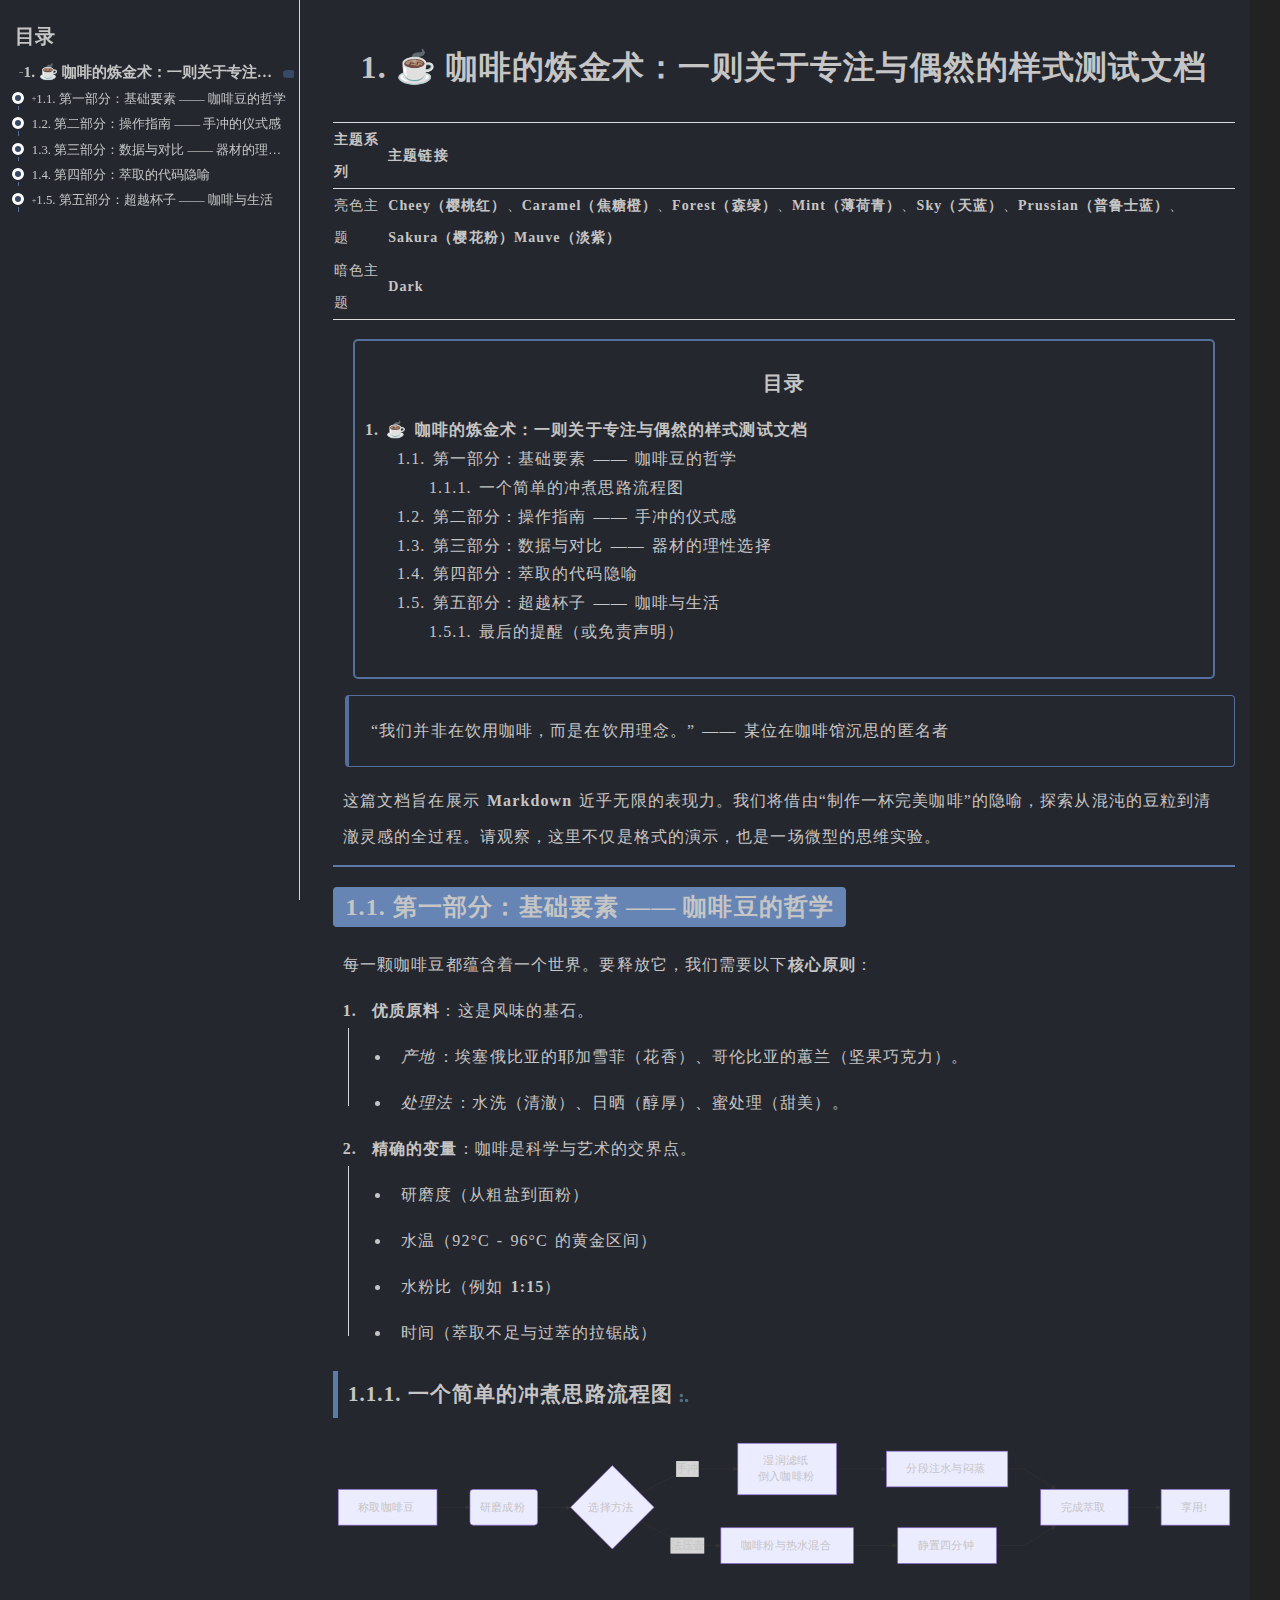
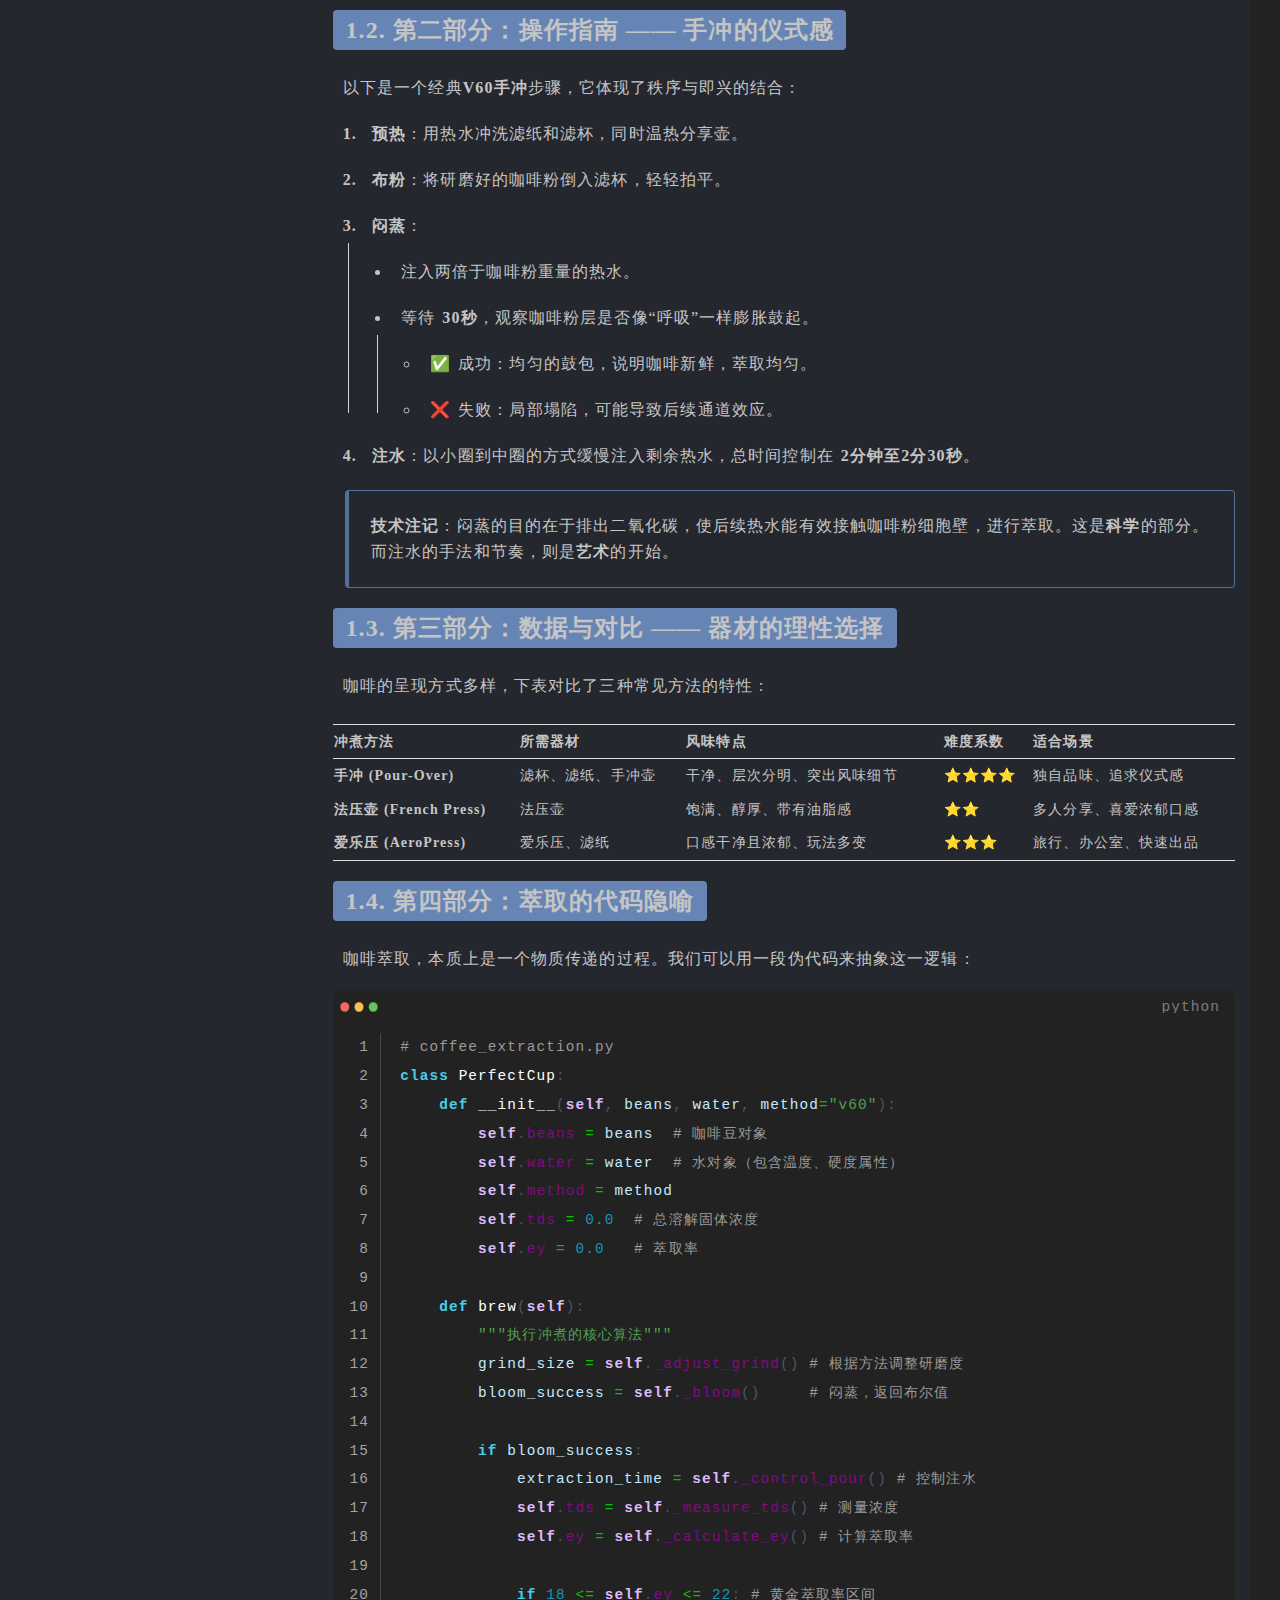
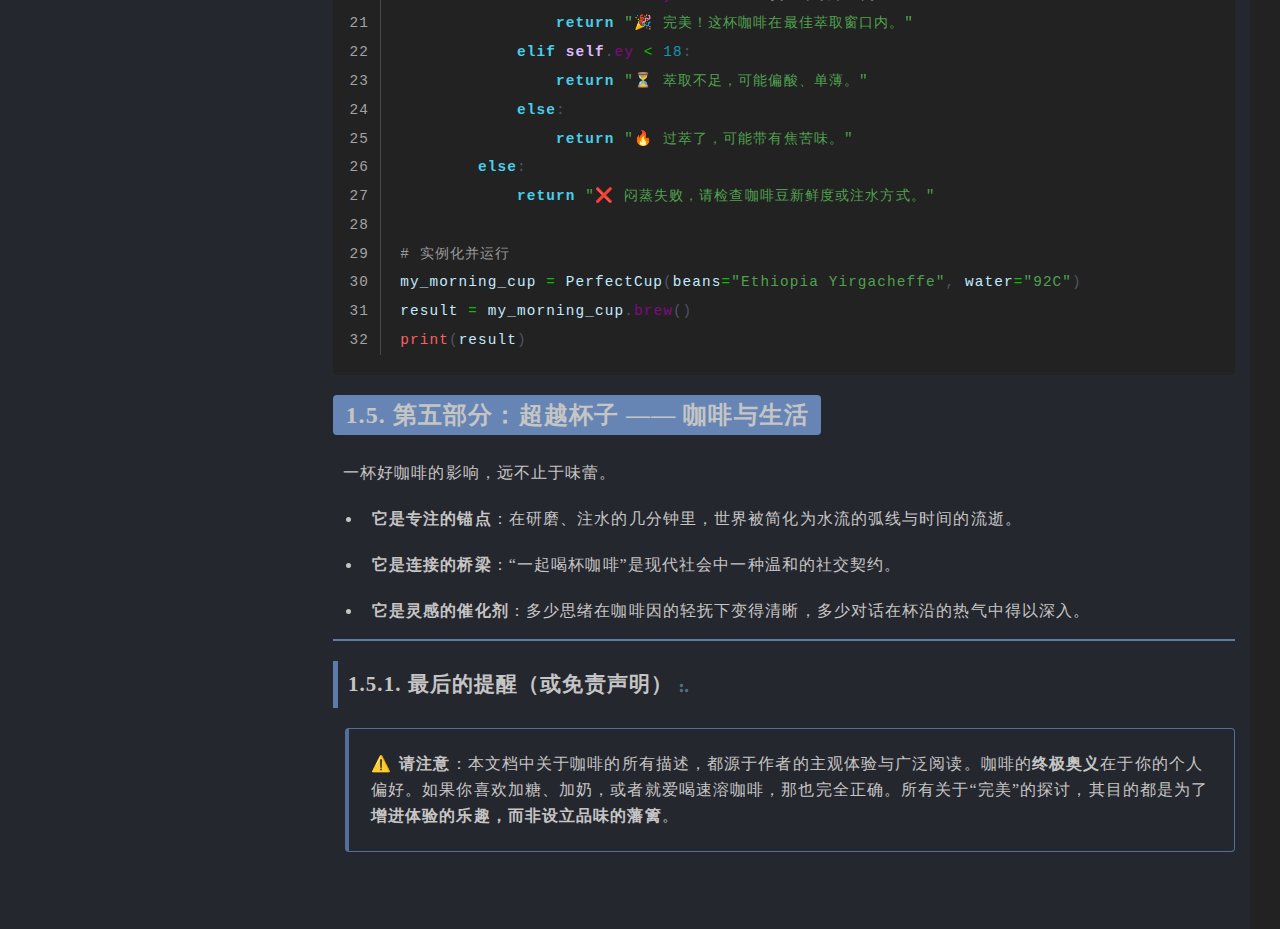
<file: demo/demo-dark.html>
<!doctype html>
<html>
<head>
<meta charset='UTF-8'><meta name='viewport' content='width=device-width initial-scale=1'><style type='text/css'>html {overflow-x: initial !important;}</style>
<style type='text/css'  id="style-mermaid">:root { --mermaid-theme: default; --mermaid-sequence-numbers: off; --mermaid-flowchart-curve: linear; --mermaid--gantt-left-padding: 75; --sequence-theme: simple; }
.privacy { display: none; }

</style>
<style type='text/css'  id="style-base">:root { --bg-color: #ffffff; --text-color: #333333; --select-text-bg-color: #B5D6FC; --select-text-font-color: auto; --monospace: "Lucida Console",Consolas,"Courier",monospace; --title-bar-height: 20px; }
.mac-os-11 { --title-bar-height: 28px; }
html { font-size: 14px; background-color: var(--bg-color); color: var(--text-color); font-family: "Helvetica Neue", Helvetica, Arial, "Segoe UI Emoji", "SF Pro", sans-serif; -webkit-font-smoothing: antialiased; }
h1, h2, h3, h4, h5 { white-space: pre-wrap; }
body { margin: 0px; padding: 0px; height: auto; inset: 0px; font-size: 1rem; line-height: 1.42857; overflow-x: hidden; background: inherit; }
iframe { margin: auto; }
a.url { word-break: break-all; }
a:active, a:hover { outline: 0px; }
.in-text-selection, ::selection { text-shadow: none; background: var(--select-text-bg-color); color: var(--select-text-font-color); }
#write { margin: 0px auto; height: auto; width: inherit; word-break: normal; overflow-wrap: break-word; position: relative; white-space: normal; overflow-x: visible; padding-top: 36px; }
#write.first-line-indent p { text-indent: 2em; }
#write.first-line-indent li p, #write.first-line-indent p *, #write.first-line-indent svg * { text-indent: 0px; }
#write.first-line-indent li { margin-left: 2em; }
.for-image #write { padding-left: 8px; padding-right: 8px; }
body.typora-export { padding-left: 30px; padding-right: 30px; }
.typora-export .footnote-line, .typora-export li, .typora-export p { white-space: pre-wrap; }
.typora-export .task-list-item input { pointer-events: none; }
@media screen and (max-width: 500px) {
  body.typora-export { padding-left: 0px; padding-right: 0px; }
  #write { padding-left: 20px; padding-right: 20px; }
}
#write li > figure:last-child { margin-bottom: 0.5rem; }
#write ol, #write ul { position: relative; }
img { max-width: 100%; vertical-align: middle; image-orientation: from-image; }
button, input, select, textarea { color: inherit; font: inherit; }
input[type="checkbox"], input[type="radio"] { line-height: normal; padding: 0px; }
*, ::after, ::before { box-sizing: border-box; }
#write h1, #write h2, #write h3, #write h4, #write h5, #write h6, #write p, #write pre { width: inherit; position: relative; }
#write svg h1, #write svg h2, #write svg h3, #write svg h4, #write svg h5, #write svg h6, #write svg p { position: static; }
.nodeLabel p { padding-right: 2px; padding-left: 2px; }
.typora-export .nodeLabel p { padding-right: 0px; padding-left: 0px; }
foreignobject { overflow: visible; }
p { line-height: inherit; }
h1, h2, h3, h4, h5, h6 { break-after: avoid-page; break-inside: avoid; orphans: 4; }
p { orphans: 4; }
li p { orphans: 1; }
h1 { font-size: 2rem; }
h2 { font-size: 1.8rem; }
h3 { font-size: 1.6rem; }
h4 { font-size: 1.4rem; }
h5 { font-size: 1.2rem; }
h6 { font-size: 1rem; }
.md-math-block, .md-rawblock, h1, h2, h3, h4, h5, h6, p { margin-top: 1rem; margin-bottom: 1rem; }
.hidden { display: none; }
.md-blockmeta { color: rgb(204, 204, 204); font-weight: 700; font-style: italic; }
a { cursor: pointer; }
sup.md-footnote { padding: 2px 4px; background-color: rgba(238, 238, 238, 0.7); color: rgb(85, 85, 85); border-radius: 4px; cursor: pointer; }
sup.md-footnote a, sup.md-footnote a:hover { color: inherit; text-transform: inherit; text-decoration: inherit; }
#write input[type="checkbox"] { cursor: pointer; width: inherit; height: inherit; }
figure { overflow-x: auto; margin: 1.2em 0px; max-width: calc(100% + 16px); padding: 0px; }
figure > table { margin: 0px; }
thead, tr { break-inside: avoid; break-after: auto; }
thead { display: table-header-group; }
table { border-collapse: collapse; border-spacing: 0px; width: 100%; overflow: auto; break-inside: auto; text-align: left; }
table.md-table td { min-width: 32px; }
.CodeMirror-gutters { border-right: 0px; background-color: inherit; }
.CodeMirror-linenumber { user-select: none; }
.CodeMirror { text-align: left; }
.CodeMirror-placeholder { opacity: 0.3; }
.CodeMirror pre { padding: 0px 4px; }
.CodeMirror-lines { padding: 0px; }
div.hr:focus { cursor: none; }
#write pre { white-space: pre-wrap; }
#write.fences-no-line-wrapping pre { white-space: pre; }
#write pre.ty-contain-cm { white-space: normal; }
.CodeMirror-gutters { margin-right: 4px; }
.md-fences { font-size: 0.9rem; display: block; break-inside: avoid; text-align: left; overflow: visible; white-space: pre; background: inherit; position: relative !important; }
.md-fences-adv-panel { width: 100%; margin-top: 10px; text-align: center; padding-top: 0px; padding-bottom: 8px; overflow-x: auto; }
#write .md-fences.mock-cm { white-space: pre-wrap; }
.md-fences.md-fences-with-lineno { padding-left: 0px; }
#write.fences-no-line-wrapping .md-fences.mock-cm { white-space: pre; overflow-x: auto; }
.md-fences.mock-cm.md-fences-with-lineno { padding-left: 8px; }
.CodeMirror-line, twitterwidget { break-inside: avoid; }
svg { break-inside: avoid; }
.footnotes { opacity: 0.8; font-size: 0.9rem; margin-top: 1em; margin-bottom: 1em; }
.footnotes + .footnotes { margin-top: 0px; }
.md-reset { margin: 0px; padding: 0px; border: 0px; outline: 0px; vertical-align: top; background: 0px 0px; text-decoration: none; text-shadow: none; float: none; position: static; width: auto; height: auto; white-space: nowrap; cursor: inherit; -webkit-tap-highlight-color: transparent; line-height: normal; font-weight: 400; text-align: left; box-sizing: content-box; direction: ltr; }
li div { padding-top: 0px; }
blockquote { margin: 1rem 0px; }
li .mathjax-block, li p { margin: 0.5rem 0px; }
li blockquote { margin: 1rem 0px; }
li { margin: 0px; position: relative; }
blockquote > :last-child { margin-bottom: 0px; }
blockquote > :first-child, li > :first-child { margin-top: 0px; }
.footnotes-area { color: rgb(136, 136, 136); margin-top: 0.714rem; padding-bottom: 0.143rem; white-space: normal; }
#write .footnote-line { white-space: pre-wrap; }
@media print {
  body, html { border: 1px solid transparent; height: 99%; break-after: avoid; break-before: avoid; font-variant-ligatures: no-common-ligatures; }
  #write { margin-top: 0px; border-color: transparent !important; padding-top: 0px !important; padding-bottom: 0px !important; }
  .typora-export * { -webkit-print-color-adjust: exact; }
  .typora-export #write { break-after: avoid; }
  .typora-export #write::after { height: 0px; }
  .is-mac table { break-inside: avoid; }
  #write > p:nth-child(1) { margin-top: 0px; }
  .typora-export-show-outline .typora-export-sidebar { display: none; }
  figure { overflow-x: visible; }
}
.footnote-line { margin-top: 0.714em; font-size: 0.7em; }
a img, img a { cursor: pointer; }
pre.md-meta-block { font-size: 0.8rem; min-height: 0.8rem; white-space: pre-wrap; background: rgb(204, 204, 204); display: block; overflow-x: hidden; }
p > .md-image:only-child:not(.md-img-error) img, p > img:only-child { display: block; margin: auto; }
#write.first-line-indent p > .md-image:only-child:not(.md-img-error) img { left: -2em; position: relative; }
p > .md-image:only-child { display: inline-block; width: 100%; }
#write .MathJax_Display { margin: 0.8em 0px 0px; }
.md-math-block { width: 100%; }
.md-math-block:not(:empty)::after { display: none; }
.MathJax_ref { fill: currentcolor; }
[contenteditable="true"]:active, [contenteditable="true"]:focus, [contenteditable="false"]:active, [contenteditable="false"]:focus { outline: 0px; box-shadow: none; }
.md-task-list-item { position: relative; list-style-type: none; }
.task-list-item.md-task-list-item { padding-left: 0px; }
.md-task-list-item > input { position: absolute; top: 0px; left: 0px; margin-left: -1.2em; margin-top: calc(1em - 10px); border: none; }
.math { font-size: 1rem; }
.md-toc { min-height: 3.58rem; position: relative; font-size: 0.9rem; border-radius: 10px; }
.md-toc-content { position: relative; margin-left: 0px; }
.md-toc-content::after, .md-toc::after { display: none; }
.md-toc-item { display: block; color: rgb(65, 131, 196); }
.md-toc-item a { text-decoration: none; }
.md-toc-inner:hover { text-decoration: underline; }
.md-toc-inner { display: inline-block; cursor: pointer; }
.md-toc-h1 .md-toc-inner { margin-left: 0px; font-weight: 700; }
.md-toc-h2 .md-toc-inner { margin-left: 2em; }
.md-toc-h3 .md-toc-inner { margin-left: 4em; }
.md-toc-h4 .md-toc-inner { margin-left: 6em; }
.md-toc-h5 .md-toc-inner { margin-left: 8em; }
.md-toc-h6 .md-toc-inner { margin-left: 10em; }
@media screen and (max-width: 48em) {
  .md-toc-h3 .md-toc-inner { margin-left: 3.5em; }
  .md-toc-h4 .md-toc-inner { margin-left: 5em; }
  .md-toc-h5 .md-toc-inner { margin-left: 6.5em; }
  .md-toc-h6 .md-toc-inner { margin-left: 8em; }
}
a.md-toc-inner { font-size: inherit; font-style: inherit; font-weight: inherit; line-height: inherit; }
.footnote-line a:not(.reversefootnote) { color: inherit; }
.reversefootnote { font-family: ui-monospace, sans-serif; }
.md-attr { display: none; }
.md-fn-count::after { content: "."; }
code, pre, samp, tt { font-family: var(--monospace); }
kbd { margin: 0px 0.1em; padding: 0.1em 0.6em; font-size: 0.8em; color: rgb(36, 39, 41); background: rgb(255, 255, 255); border: 1px solid rgb(173, 179, 185); border-radius: 3px; box-shadow: rgba(12, 13, 14, 0.2) 0px 1px 0px, rgb(255, 255, 255) 0px 0px 0px 2px inset; white-space: nowrap; vertical-align: middle; }
.md-comment { color: rgb(162, 127, 3); opacity: 0.6; font-family: var(--monospace); }
code { text-align: left; vertical-align: initial; }
a.md-print-anchor { white-space: pre !important; border-width: initial !important; border-style: none !important; border-color: initial !important; display: inline-block !important; position: absolute !important; width: 1px !important; right: 0px !important; outline: 0px !important; background: 0px 0px !important; text-decoration: initial !important; text-shadow: initial !important; }
.os-windows.monocolor-emoji .md-emoji { font-family: "Segoe UI Symbol", sans-serif; }
.md-diagram-panel > svg { max-width: 100%; }
[lang="flow"] svg, [lang="mermaid"] svg { max-width: 100%; height: auto; }
[lang="mermaid"] .node text { font-size: 1rem; }
table tr th { border-bottom: 0px; }
video { max-width: 100%; display: block; margin: 0px auto; }
iframe { max-width: 100%; width: 100%; border: none; }
.highlight td, .highlight tr { border: 0px; }
mark { background: rgb(255, 255, 0); color: rgb(0, 0, 0); }
.md-html-inline .md-plain, .md-html-inline strong, mark .md-inline-math, mark strong { color: inherit; }
.md-expand mark .md-meta { opacity: 0.3 !important; }
mark .md-meta { color: rgb(0, 0, 0); }
@media print {
  .typora-export h1, .typora-export h2, .typora-export h3, .typora-export h4, .typora-export h5, .typora-export h6 { break-inside: avoid; }
}
.md-diagram-panel .messageText { stroke: none !important; }
.md-diagram-panel .start-state { fill: var(--node-fill); }
.md-diagram-panel .edgeLabel rect { opacity: 1 !important; }
.md-fences.md-fences-math { font-size: 1em; }
.md-fences-advanced:not(.md-focus) { padding: 0px; white-space: nowrap; border: 0px; }
.md-fences-advanced:not(.md-focus) { background: inherit; }
.mermaid-svg { margin: auto; }
.typora-export-show-outline .typora-export-content { max-width: 1440px; margin: auto; display: flex; flex-direction: row; }
.typora-export-sidebar { width: 300px; font-size: 0.8rem; margin-top: 80px; margin-right: 18px; }
.typora-export-show-outline #write { --webkit-flex: 2; flex: 2 1 0%; }
.typora-export-sidebar .outline-content { position: fixed; top: 0px; max-height: 100%; overflow: hidden auto; padding-bottom: 30px; padding-top: 60px; width: 300px; }
@media screen and (max-width: 1024px) {
  .typora-export-sidebar, .typora-export-sidebar .outline-content { width: 240px; }
}
@media screen and (max-width: 800px) {
  .typora-export-sidebar { display: none; }
}
.outline-content li, .outline-content ul { margin-left: 0px; margin-right: 0px; padding-left: 0px; padding-right: 0px; list-style: none; overflow-wrap: anywhere; }
.outline-content ul { margin-top: 0px; margin-bottom: 0px; }
.outline-content strong { font-weight: 400; }
.outline-expander { width: 1rem; height: 1.42857rem; position: relative; display: table-cell; vertical-align: middle; cursor: pointer; padding-left: 4px; }
.outline-expander::before { content: ""; position: relative; font-family: Ionicons; display: inline-block; font-size: 8px; vertical-align: middle; }
.outline-item { padding-top: 3px; padding-bottom: 3px; cursor: pointer; }
.outline-expander:hover::before { content: ""; }
.outline-h1 > .outline-item { padding-left: 0px; }
.outline-h2 > .outline-item { padding-left: 1em; }
.outline-h3 > .outline-item { padding-left: 2em; }
.outline-h4 > .outline-item { padding-left: 3em; }
.outline-h5 > .outline-item { padding-left: 4em; }
.outline-h6 > .outline-item { padding-left: 5em; }
.outline-label { cursor: pointer; display: table-cell; vertical-align: middle; text-decoration: none; color: inherit; }
.outline-label:hover { text-decoration: underline; }
.outline-item:hover { border-color: rgb(245, 245, 245); background-color: var(--item-hover-bg-color); }
.outline-item:hover { margin-left: -28px; margin-right: -28px; border-left: 28px solid transparent; border-right: 28px solid transparent; }
.outline-item-single .outline-expander::before, .outline-item-single .outline-expander:hover::before { display: none; }
.outline-item-open > .outline-item > .outline-expander::before { content: ""; }
.outline-children { display: none; }
.info-panel-tab-wrapper { display: none; }
.outline-item-open > .outline-children { display: block; }
.typora-export .outline-item { padding-top: 1px; padding-bottom: 1px; }
.typora-export .outline-item:hover { margin-right: -8px; border-right: 8px solid transparent; }
.typora-export .outline-expander::before { content: "+"; font-family: inherit; top: -1px; }
.typora-export .outline-expander:hover::before, .typora-export .outline-item-open > .outline-item > .outline-expander::before { content: "−"; }
.typora-export-collapse-outline .outline-children { display: none; }
.typora-export-collapse-outline .outline-item-open > .outline-children, .typora-export-no-collapse-outline .outline-children { display: block; }
.typora-export-no-collapse-outline .outline-expander::before { content: "" !important; }
.typora-export-show-outline .outline-item-active > .outline-item .outline-label { font-weight: 700; }
.md-inline-math-container mjx-container { zoom: 0.95; }
mjx-container { break-inside: avoid; }
.md-alert.md-alert-note { border-left-color: rgb(9, 105, 218); }
.md-alert.md-alert-important { border-left-color: rgb(130, 80, 223); }
.md-alert.md-alert-warning { border-left-color: rgb(154, 103, 0); }
.md-alert.md-alert-tip { border-left-color: rgb(31, 136, 61); }
.md-alert.md-alert-caution { border-left-color: rgb(207, 34, 46); }
.md-alert { padding: 0px 1em; margin-bottom: 16px; color: inherit; border-left: 0.25em solid rgb(0, 0, 0); }
.md-alert-text-note { color: rgb(9, 105, 218); }
.md-alert-text-important { color: rgb(130, 80, 223); }
.md-alert-text-warning { color: rgb(154, 103, 0); }
.md-alert-text-tip { color: rgb(31, 136, 61); }
.md-alert-text-caution { color: rgb(207, 34, 46); }
.md-alert-text { font-size: 0.9rem; font-weight: 700; }
.md-alert-text svg { fill: currentcolor; position: relative; top: 0.125em; margin-right: 1ch; overflow: visible; }
.md-alert-text-container::after { content: attr(data-text); text-transform: capitalize; pointer-events: none; margin-right: 1ch; }

</style>
<style type='text/css'  id="style-codemirror">.CodeMirror { height: auto; }
.CodeMirror.cm-s-inner { background: inherit; }
.CodeMirror-scroll { overflow: auto hidden; z-index: 3; }
.CodeMirror-gutter-filler, .CodeMirror-scrollbar-filler { background-color: rgb(255, 255, 255); }
.CodeMirror-gutters { border-right: 1px solid rgb(221, 221, 221); background: inherit; white-space: nowrap; }
.CodeMirror-linenumber { padding: 0px 3px 0px 5px; text-align: right; color: rgb(153, 153, 153); }
.cm-s-inner .cm-keyword { color: rgb(119, 0, 136); }
.cm-s-inner .cm-atom, .cm-s-inner.cm-atom { color: rgb(34, 17, 153); }
.cm-s-inner .cm-number { color: rgb(17, 102, 68); }
.cm-s-inner .cm-def { color: rgb(0, 0, 255); }
.cm-s-inner .cm-variable { color: rgb(0, 0, 0); }
.cm-s-inner .cm-variable-2 { color: rgb(0, 85, 170); }
.cm-s-inner .cm-variable-3 { color: rgb(0, 136, 85); }
.cm-s-inner .cm-string { color: rgb(170, 17, 17); }
.cm-s-inner .cm-property { color: rgb(0, 0, 0); }
.cm-s-inner .cm-operator { color: rgb(152, 26, 26); }
.cm-s-inner .cm-comment, .cm-s-inner.cm-comment { color: rgb(170, 85, 0); }
.cm-s-inner .cm-string-2 { color: rgb(255, 85, 0); }
.cm-s-inner .cm-meta { color: rgb(85, 85, 85); }
.cm-s-inner .cm-qualifier { color: rgb(85, 85, 85); }
.cm-s-inner .cm-builtin { color: rgb(51, 0, 170); }
.cm-s-inner .cm-bracket { color: rgb(153, 153, 119); }
.cm-s-inner .cm-tag { color: rgb(17, 119, 0); }
.cm-s-inner .cm-attribute { color: rgb(0, 0, 204); }
.cm-s-inner .cm-header, .cm-s-inner.cm-header { color: rgb(0, 0, 255); }
.cm-s-inner .cm-quote, .cm-s-inner.cm-quote { color: rgb(0, 153, 0); }
.cm-s-inner .cm-hr, .cm-s-inner.cm-hr { color: rgb(153, 153, 153); }
.cm-s-inner .cm-link, .cm-s-inner.cm-link { color: rgb(0, 0, 204); }
.cm-negative { color: rgb(221, 68, 68); }
.cm-positive { color: rgb(34, 153, 34); }
.cm-header, .cm-strong { font-weight: 700; }
.cm-del { text-decoration: line-through; }
.cm-em { font-style: italic; }
.cm-link { text-decoration: underline; }
.cm-error { color: red; }
.cm-invalidchar { color: red; }
.cm-constant { color: rgb(38, 139, 210); }
.cm-defined { color: rgb(181, 137, 0); }
div.CodeMirror span.CodeMirror-matchingbracket { color: rgb(0, 255, 0); }
div.CodeMirror span.CodeMirror-nonmatchingbracket { color: rgb(255, 34, 34); }
.cm-s-inner .CodeMirror-activeline-background { background: inherit; }
.CodeMirror { position: relative; overflow: hidden; }
.CodeMirror-scroll { height: 100%; outline: 0px; position: relative; box-sizing: content-box; background: inherit; }
.CodeMirror-sizer { position: relative; }
.CodeMirror-gutter-filler, .CodeMirror-hscrollbar, .CodeMirror-scrollbar-filler, .CodeMirror-vscrollbar { position: absolute; z-index: 6; display: none; outline: 0px; }
.CodeMirror-vscrollbar { right: 0px; top: 0px; overflow: hidden; }
.CodeMirror-hscrollbar { bottom: 0px; left: 0px; overflow: auto hidden; }
.CodeMirror-scrollbar-filler { right: 0px; bottom: 0px; }
.CodeMirror-gutter-filler { left: 0px; bottom: 0px; }
.CodeMirror-gutters { position: absolute; left: 0px; top: 0px; padding-bottom: 10px; z-index: 3; overflow-y: hidden; }
.CodeMirror-gutter { white-space: normal; height: 100%; box-sizing: content-box; padding-bottom: 30px; margin-bottom: -32px; display: inline-block; }
.CodeMirror-gutter-wrapper { position: absolute; z-index: 4; background: 0px 0px !important; border: none !important; }
.CodeMirror-gutter-background { position: absolute; top: 0px; bottom: 0px; z-index: 4; }
.CodeMirror-gutter-elt { position: absolute; cursor: default; z-index: 4; }
.CodeMirror-lines { cursor: text; }
.CodeMirror pre { border-radius: 0px; border-width: 0px; background: 0px 0px; font-family: inherit; font-size: inherit; margin: 0px; white-space: pre; overflow-wrap: normal; color: inherit; z-index: 2; position: relative; overflow: visible; }
.CodeMirror-wrap pre { overflow-wrap: break-word; white-space: pre-wrap; word-break: normal; }
.CodeMirror-code pre { border-right: 30px solid transparent; width: fit-content; }
.CodeMirror-wrap .CodeMirror-code pre { border-right: none; width: auto; }
.CodeMirror-linebackground { position: absolute; inset: 0px; z-index: 0; }
.CodeMirror-linewidget { position: relative; z-index: 2; overflow: auto; }
.CodeMirror-wrap .CodeMirror-scroll { overflow-x: hidden; }
.CodeMirror-measure { position: absolute; width: 100%; height: 0px; overflow: hidden; visibility: hidden; }
.CodeMirror-measure pre { position: static; }
.CodeMirror div.CodeMirror-cursor { position: absolute; visibility: hidden; border-right: none; width: 0px; }
.CodeMirror div.CodeMirror-cursor { visibility: hidden; }
.CodeMirror-focused div.CodeMirror-cursor { visibility: inherit; }
.cm-searching { background: rgba(255, 255, 0, 0.4); }
span.cm-underlined { text-decoration: underline; }
span.cm-strikethrough { text-decoration: line-through; }
.cm-tw-syntaxerror { color: rgb(255, 255, 255); background-color: rgb(153, 0, 0); }
.cm-tw-deleted { text-decoration: line-through; }
.cm-tw-header5 { font-weight: 700; }
.cm-tw-listitem:first-child { padding-left: 10px; }
.cm-tw-box { border-style: solid; border-right-width: 1px; border-bottom-width: 1px; border-left-width: 1px; border-color: inherit; border-top-width: 0px !important; }
.cm-tw-underline { text-decoration: underline; }
@media print {
  .CodeMirror div.CodeMirror-cursor { visibility: hidden; }
}

</style>
<style type='text/css'  id="style-theme_css">
/* 暗色主题界面UI颜色重写 */
.dropdown-menu{
  background: #222222;
}
#recent-file-panel {
  color: var(--dark-text-color);
}
#recent-file-panel-action-btn {
  background-color: var(--dark-background-color);
}
#recent-file-panel-action-btn-container {
  color: rgba(146, 146, 146, 0.56);
}
#recent-file-panel tbody tr:nth-child(2n-1) {
  background-color: var(--dark-background-color--deep);
}
.megamenu-menu-panel .btn {
  border: 1px solid #9292928f;
}



/* 字体引入：鸿蒙字体 */

html {
  font-size: 16px;
  font-family: "HarmonyOS_Sans_SC";
}

/* 打印页面设置 */

@media print {
  * {
    -webkit-print-color-adjust: exact; /*确保打印颜色一致*/
    print-color-adjust: exact;
  }
  body {
    width: 21cm; /* 设置页面宽度为A4宽度 */
    height: 29.7cm; /* 设置页面高度为A4高度 */
    margin: 1cm; /* 设置页面边距 */
  }
  p {
    line-height: 1.5rem; /*设置打印内容的行高*/
  }
  ol,ul,figure,pre {  /*设置一些元素不会被分页截断对应有序列表、无序列表、图片(表格)、代码块*/
    page-break-inside: avoid;
    break-inside: avoid;
  }
}

content {
  background: var(--dark-background-color);
  color: var(--dark-text-color);
}
/* 软件内部Markdown样式 */
#write {
  max-width: 950px;
  margin: 0 auto;
  padding: 15px;
  line-height: 2.25;
  color: var(--dark-text-color);
  letter-spacing: 1.1px;
  word-break: break-word;
  word-wrap: break-word;
  text-align: left;
}

#write p {
  color: var(--dark-text-color);
  margin: 10px 10px;
  font-family: Optima-Regular, Optima, PingFangSC-light, PingFangTC-light,
    "PingFang SC", Cambria, Cochin, Georgia, Times, "Times New Roman", serif;

  font-size: 1rem;
  word-spacing: 2px;
}
#write h3:after,
h4:after,
h5:after,
h6:after {
  content: "";
  display: inline-block;
  margin-left: 0.2em;
  height: 2em;
  width: 1.2em;
  vertical-align: top;
}

#write h3:after {
  background: var(--h3-r-graphic);
}
#write h4:after {
  background: var(--h4-r-graphic);
}
#write h5:after {
  background: var(--h5-r-graphic);
}
#write h6:after {
  background: var(--h6-r-graphic);
}

/* 一级标题 */
#write h1:after {
  font-size: 1.8rem;
  text-align: center;
  font-weight: bold;
  color: var(--dark-text-color);
  border-bottom: none;
}

#write h1 {
  text-align: center;
}

/* 二级标题 */
#write h2 {
  font-size: 1.5rem;
  line-height: 1.6;
  width: fit-content;
  font-weight: bold;
  margin: 20px 0;
  padding: 1px 12.5px;
  border-radius: 4px;
  background: var(--head-title-h2-background);
  background-size: 200% 100%;
  background-position: 0% 0%;
  transition: all ease-in-out 0.1s;
}
#write h2.md-heading a {
  text-decoration: underline;
  border-bottom: 0;
  text-decoration-thickness: 1.2px;
  text-underline-offset: 2px;
}
#write h2:hover {
  background-position: -100% -100%;
  transition: all ease-in-out 0.1s;
}

/* 三级标题 */
#write h3 {
  width: fit-content;
  margin: 20px 0;
  font-size: 1.3rem;
  text-align: left;
  padding-left: 10px;
  border-left: 5px solid var(--head-title-color);
}

/* 三级标题内容 */
#write h3 span {
  border-bottom: 2px hidden var(--head-title-color);
}

#write h3 span:hover {
  border-bottom: 2px solid var(--head-title-color);
  transition: all linear 0.1s;
}
#write h4 {
  margin: 20px 0;
  font-size: 1.15rem;
  text-align: left;
}

#write h4::before {
  content: "";
  margin-right: 7px;
  display: inline-block;
  background-color: var(--head-title-color);
  width: 10px;
  height: 10px;
  border-radius: 100%;
  border: var(--head-title-color) 1px solid;
  vertical-align: inherit;
}

#write h5 {
  margin: 23px 0;
  font-size: 1.1rem;
  text-align: left;
}

#write h5::before {
  content: "";
  margin-right: 7px;
  display: inline-block;
  background-color: #ffffff;
  width: 10px;
  height: 10px;
  border-radius: 100%;
  border: var(--head-title-color) 2px solid;
  vertical-align: inherit;
}

#write h6 {
  margin: 23px 0;
  font-size: 1.1rem;
  text-align: left;
}

#write h6::before {
  content: "-";
  color: var(--head-title-color);
  margin-right: 7px;
  display: inline-block;
  vertical-align: inherit;
}

/* 标题自动编号 */
#write {
  counter-reset: h1;
}

h1 {
  counter-reset: h2;
}

h2 {
  counter-reset: h3;
}

h3 {
  counter-reset: h4;
}

h4 {
  counter-reset: h5;
}

h5 {
  counter-reset: h6;
}

.sidebar-content {
  counter-reset: h1
}
.outline-content {
  counter-reset: h1
}
.outline-h1 {
  counter-reset: h2
}

.outline-h2 {
  counter-reset: h3
}

.outline-h3 {
  counter-reset: h4
}

.outline-h4 {
  counter-reset: h5
}

.outline-h5 {
  counter-reset: h6
}



.md-toc-content {
  counter-reset: h1toc
}

.md-toc-h1 {
  counter-reset: h2toc
}

.md-toc-h2 {
  counter-reset: h3toc
}

.md-toc-h3 {
  counter-reset: h4toc
}

.md-toc-h4 {
  counter-reset: h5toc
}

.md-toc-h5 {
  counter-reset: h6toc
}


#write h1:before {
  counter-increment: h1;
  content: var(--autonum-h1);
}
#outline-content li.outline-h1>div>span.outline-label:before {
  counter-increment: h1;
  content: var(--autonum-h1);
}
.outline-content .outline-h1>.outline-item>.outline-label:before{
  counter-increment: h1;
  content: var(--autonum-h1);
}
#write span.md-toc-item.md-toc-h1>a:before {
  counter-increment: h1toc;
  content: var(--autonum-h1toc);
}


#write h2:before {
  counter-increment: h2;
  content: var(--autonum-h2);
}
#outline-content li.outline-h2>div>span.outline-label:before {
  counter-increment: h2;
  content: var(--autonum-h2);
}
.outline-content .outline-h2>.outline-item>.outline-label:before {
  counter-increment: h2;
  content: var(--autonum-h2);
}
#write span.md-toc-item.md-toc-h2>a:before {
  counter-increment: h2toc;
  content: var(--autonum-h2toc);
}


#write h3 > span::before {
  counter-increment: h3;
  content: var(--autonum-h3);
}
#outline-content li.outline-h3>div>span.outline-label:before {
  counter-increment: h3;
  content: var(--autonum-h3);
}
.outline-content .outline-h3>.outline-item>.outline-label:before {
  counter-increment: h3;
  content: var(--autonum-h3);
}
#write span.md-toc-item.md-toc-h3>a:before {
  counter-increment: h3toc;
  content: var(--autonum-h3toc);
}



#write h4 > span::before {
  counter-increment: h4;
  content: var(--autonum-h4);
}
#outline-content li.outline-h4>div>span.outline-label:before {
  counter-increment: h4;
  content: var(--autonum-h4);
}
.outline-content .outline-h4>.outline-item>.outline-label:before {
  counter-increment: h4;
  content: var(--autonum-h4);
}
#write span.md-toc-item.md-toc-h4>a:before {
  counter-increment: h4toc;
  content: var(--autonum-h4toc);
}


#write h5 > span::before {
  counter-increment: h5;
  content: var(--autonum-h5);
}
#outline-content li.outline-h5>div>span.outline-label:before {
  counter-increment: h5;
  content: var(--autonum-h5);
}
.outline-content .outline-h5>.outline-item>.outline-label:before {
  counter-increment: h5;
  content: var(--autonum-h5);
}
#write span.md-toc-item.md-toc-h5>a:before {
  counter-increment: h5toc;
  content: var(--autonum-h5toc);
}


#write h6 > span::before {
  counter-increment: h6;
  content: var(--autonum-h6);
}
#outline-content li.outline-h6>div>span.outline-label:before {
  counter-increment: h6;
  content: var(--autonum-h6);
}
.outline-content .outline-h6>.outline-item>.outline-label:before {
  counter-increment: h6;
  content: var(--autonum-h6);
}
#write span.md-toc-item.md-toc-h6>a:before {
  counter-increment: h6toc;
  content: var(--autonum-h6toc);
}


/* 列表 */
::marker {
  color: var(--dark-text-color);
  font-weight: bold;
}

li.md-list-item {
  margin: 0.4rem 0;
}

#write ul,
#write ol {
  margin-top: 0px;
  margin-left: 16px;
  margin-bottom: 8px;
  padding-left: 13px;
}

#write em {
  padding: 0 3px 0 0;
}

#write ul {
  list-style-type: disc;
}

#write ul ul {
  list-style-type: circle;
}

#write ul ul ul {
  list-style-type: square;
}

#write ol {
  list-style-type: decimal;
}
#write ol ol {
  list-style-type: lower-alpha;
}
#write ol ol ol {
  list-style-type: lower-roman;
}

#write li section {
  margin-top: 5px;
  margin-bottom: 5px;
  line-height: 1.7rem;
  text-align: justify;
  color: var(--dark-text-color);
  font-weight: 500;
}

#write li:before {
  content: "";
  height: calc(100% - 50px);
  top: 35px;
  position: absolute;
  border-left: 0.5px solid #d6d6d6;
  left: -14.5px;
}


/* 任务列表样式 */

.task-list-item input{
  width: 1.25rem;
  height: 1.25rem;
  display: block;
  -webkit-appearance: initial;
  appearance: initial;
  top: 3px;
  left: 4px;
}

.task-list-item input:focus{
  outline: none;
  box-shadow: none;
}

.task-list-item input:before{
  border: 1px solid var(--element-color-deep);
  border-radius: 1.2rem;
  width: 1.2rem;
  height: 1.2rem;
  background: #c6c6c6;
  content: ' ';
  transition: background-color 200ms ease-in-out;
  display: block;
}

.task-list-item input:checked:before,
.task-list-item input[checked]:before{
  background: #c6c6c6;
  border-width: 2px;
  display:inline-block;
  transition: background-color 200ms ease-in-out;
}

.task-list-item input:checked:after,
.task-list-item input[checked]:after {
  opacity: 1;
}

/* .task-list-item input[type="checkbox"]:checked + p span {
  text-decoration: line-through;
  text-decoration-color:var(--element-color)
} */

.task-list-item input[type="checkbox"] + p span {
  position: relative;
  display: inline-block;
}
#write li.task-list-item:before{
  left: -7.5px;
}

/* 小对号 */
.task-list-item input:after {
  opacity: 1;
  -webkit-transition: opacity 0.05s ease-in-out;
  -moz-transition: opacity 0.05s ease-in-out;
  transition: opacity 0.05s ease-in-out;
  -webkit-transform: rotate(-45deg);
  -moz-transform: rotate(-45deg);
  transform: rotate(-45deg);
  position: absolute;
  top: 0.325rem;
  left: 0.28125rem;
  width: 0.6375rem;
  height: 0.4rem;
  border: 3px solid var(--element-color-deep);
  border-top: 0;
  border-right: 0;
  content: ' ';
  opacity: 0;
}

/* 删除线动画 多行不兼容，先删除*/
/* .task-list-item input[type="checkbox"]+p span::after {
  content: "";
  position: absolute;
  left: 0;
  top: 52%;
  width: calc(100%*var(--check-line));
  height: 2px;
  background: var(--element-color);
  transform: scaleX(0);
  transform-origin: left center;
  transition: transform 0.2s ease-in-out;
}

.task-list-item input[type="checkbox"]:checked+p span::after {
  transform: scaleX(1);
}

.task-list-item input[type="checkbox"]:not(:checked)+p span::after {
  transform-origin: right center;
  transition-delay: 0.1s;
} */


.task-list-item input[type="checkbox"] + p span {
  position: relative;
  display: inline; 
  background-image: linear-gradient(to right, var(--element-color) 0 calc(100%*var(--check-line)));
  background-repeat: repeat-x; 
  background-position: 0 55%; 
  background-size: 100% 2px; 
  -webkit-text-decoration-color: transparent; 
  text-decoration-color: transparent;
}

.task-list-item input[type="checkbox"]:checked + p span {
  background-size: 100% 2px;
}

.task-list-item input[type="checkbox"]:not(:checked) + p span {
  background-size: 0% 2px;
}



/* 引用 */

#write blockquote {
  margin-left: 12px;
  padding: 12px;
  border: 1px solid var(--element-color);
  border-left-color: var(--element-color);
  border-left-width: 4px;
  border-radius: 4px;
  line-height: 26px;
}

#write blockquote p {
  color: var(--dark-text-color);
}

/* 超链接 */
#write a {
  color: var(--dark-text-color);
}

#write a:visited {
  color: var(--element-color-deep);
}

#write a:not(.md-toc-inner) {
  font-weight: bolder;
  text-decoration: none;
  transform: all linear 0.1s;
}

#write a:hover:not(.md-toc-inner) {
  font-weight: bold;
  color: var(--element-color-deep);
  border-bottom: 1px solid var(--element-color-deep);
  transform: all linear 0.1s;
}

#write p a:not(.md-toc-inner)::before {
  content: url("data:image/svg+xml;charset=utf-8,%3Csvg xmlns='http://www.w3.org/2000/svg' viewBox='0 0 1024 1024'%3E%3Cpath  d='M477.934459 330.486594A50.844091 50.844091 0 0 1 406.752731 258.796425L512 152.532274a254.220457 254.220457 0 0 1 359.467726 359.467726L762.66137 618.772592a50.844091 50.844091 0 1 1-71.690168-71.690169l106.772591-106.772592a152.532274 152.532274 0 0 0-215.578947-215.578947z m70.164846 361.501489A50.844091 50.844091 0 1 1 619.789474 762.66137l-107.281033 107.281033A254.220457 254.220457 0 0 1 152.532274 512L259.813307 406.752731a50.844091 50.844091 0 1 1 72.19861 69.656405l-107.789474 107.281033a152.532274 152.532274 0 0 0 215.578947 215.578947z m-126.601788-16.77855a50.844091 50.844091 0 1 1-71.690168-71.690169l251.678252-251.678252a50.844091 50.844091 0 0 1 71.690169 71.690169z'/%3E%3C/svg%3E");
  color: #f68800;
  display: inline-block;
  width: 1em;
  height: 1em;
  margin-right: 0.2em;
  vertical-align: sub;
}

#write a.md-toc-inner:hover {
  color: var(--element-color-deep);
  font-weight: 700;
  text-decoration: none;
}

#write sup a::before {
  content: none;
}

/* 加粗 */
#write strong {
  color: var(--dark-text-color);
  font-weight: bold;
}

/* 斜体 */
#write em {
  font-style: italic;
  color: var(--dark-text-color);
}
/* 高亮 */
#write mark {
  font-weight: bolder;
  color: var(--dark-text-color);
  background: var(--element-color-so-shallow);
}

/* 删除线 */
#write del {
  text-decoration-color: var(--element-color-deep);
}

/* 分隔线*/
#write hr {
  height: 1px;
  padding: 0;
  border: none;
  border-top: 2px solid var(--head-title-color);
}

/* 图片*/
#write img {
  border-radius: 6px;
  margin: 20px auto;
  object-fit: contain;
}

/* 图片描述文字 */
#write figcaption {
  display: block;
  font-size: 13px;
  color: #595959;
}

/* Yaml */
pre.md-meta-block {
  padding: 8px 15px;
  border: 2px dotted var(--element-color);
  background-color: var(--element-color-soo-shallow);
}

/* 行内代码 */
#write p code {
  padding: 3px 3px 1px;
  color: var(--element-color-linecode);
  background: var(--element-color-linecode-background);
  border-radius: 3px;
  font-family: "CascadiaCode",monospace;
  letter-spacing: 0.5px;
}

#write li code {
  color: var(--element-color-linecode);
}

/* 代码块 */
.md-fences:not([lang="mermaid"])::before {
  content: attr(lang);
  font-family: "CascadiaCode",monospace;
  text-align: right;
  padding-right: 15px;
  color: #7e7e7e;
  display: block;
  background: url([data-uri]);
  height: 30px;
  width: 100%;
  background-size: 40px;
  background-repeat: no-repeat;
  background-color: #222222;
  border-radius: 5px 5px 0 0;
  background-position: 6px 10px;
}

.CodeMirror-wrap .CodeMirror-scroll {
  overflow-x: auto;
}

.md-fences .cm-s-inner.CodeMirror {
  margin-top: -0.5rem;
}

.cm-s-inner.CodeMirror {
  padding: 1.2rem 0.8rem;
  color: #4f5467;
  font-family: "CascadiaCode",monospace;
  border-radius: 10px;
  background-color: #fa0303;
  line-height: 1.6rem;
}

.CodeMirror-gutters {
  border-right: 1px solid #9d9d9d52;
  background: inherit;
  white-space: nowrap;
}

pre.CodeMirror-line {
  padding: 0 1.2rem;
}

.CodeMirror-linenumber {
  padding: 0 3px 0 5px;
  text-align: right;
  color: #a3a3a3;
}

.cm-s-inner.CodeMirror {
  background: #222222;
  border-radius: 0 0 5px 5px;
  padding: 20px 10px 20px 10px;
  page-break-before: auto;
  line-height: 1.8rem;
}

.md-rawblock .md-rawblock-tooltip {
  inset: auto 0.3rem auto auto;
  transform: translateY(-120%);
}

/* 代码块颜色 */
.cm-keyword {
  color: #48CFE9 !important;
  font-weight: 700 !important;
}

.cm-variable {
  color: #C2EAFF !important;
}

.cm-tag {
  color: var(--color-cm-keyword) !important;
  font-weight: 700 !important;
}

.cm-variable-3,
.cm-variable-2 {
  color: #DEBBFB !important;
  font-weight: 700 !important;
}

.cm-def {
  color: #ffffff !important;
}

.cm-attribute {
  color: #8f6aa8 !important;
}

.cm-comment,
.md-comment,
.md-meta {
  color: #9a9a9a !important;
}

.cm-string {
  color: #50a14f !important;
  font-variant-ligatures: common-ligatures !important;
}

.cm-link {
  color: #e46918 !important;
}

.cm-type {
  color: #626161;
}

.cm-property {
  color: #800a84 !important;
}

.cm-tag:not(.cm-bracket) {
  font-weight: 700;
}

.cm-operator {
  color: #0abe00 !important;
}

.cm-number {
  color: #1694b6 !important;
}

.cm-meta {
  color: #4078f2 !important;
  font-weight: 700 !important;
}

.cm-builtin {
  color: #fa6060 !important;
}

/* KBD */
kbd {
  padding: 2px 4px;
  font-size: 90%;
  background:var(--element-color-linecode-background);
  color: var(--element-color-linecode);
  border: var(--element-color-shallow) solid 1px;
  border-radius: 3px;
  transition: all 0.2s linear;
  box-shadow: inset 0 -1px 0 var(--element-color-so-shallow);
}
kbd:hover {
  background: var(--element-color-deep);
}

/** 表格内的单元格*/
#write table tr th,
#write table tr td {
  font-size: 14px;
  color: var(--dark-text-color);
}

#write .footnotes {
  padding: 10px;
  font-size: 14px;
  border-radius: 6px;
  border: 0.8px solid var(--element-color-deep);
}

#write table.md-table {
  overflow: hidden;
}
#write table thead {
  border-top: 1px solid #dedddd;
  border-bottom: 1px solid #dedddd;
}
#write table tbody {
  border-bottom: 1px solid #dedddd;
}

/* 脚注文字 */
#write .footnote-word {
  font-weight: normal;
  color: #595959;
}

/* 脚注上标 */
#write .footnote-ref {
  font-weight: normal;
  color: #595959;
}

/*脚注链接样式*/
#write .footnote-item em {
  font-size: 14px;
  color: #595959;
  display: block;
  background: none;
}

/* 目录 */

.md-toc * {
  font-family: "HarmonyOS_Sans_SC";
}
.md-tooltip-hide > span {
  display: none;
}
.md-toc:before {
  position: relative;
  display: inline-block;
  width: 100%;
  text-align: center;
  content: "目录";
  font-size: 20px;
  font-weight: 700;
  color: var(--dark-text-color);
}
.md-toc {
  padding: 20px 0;
  margin: 0 20px;
  background-color: var(--element-color-soo-shallow);
  border: 2px solid var(--element-color);
  border-radius: 5px;
}
.md-toc-item {
  line-height: 1.8em;
  display: block;
  color: #333;
}

/* 程序UI */

/* 侧边栏 */

#typora-sidebar {
  height: 100%;
  color: var(--appui-color-text);
  font-size: 0.92rem;
  background-color: var(--dark-background-color);
}
.file-tree-node.active>.file-node-background{
  background-color: #222222;
}

/* 滑块 */

#outline-content::-webkit-scrollbar {
  width: 5px;
}

#file-library::-webkit-scrollbar {
  width: 5px;
}

::-webkit-scrollbar-track {
  border-radius: 10px;
}

::-webkit-scrollbar-thumb {
  border-radius: 10px;
  background: rgba(179, 179, 179, 0.425);
}

::-webkit-scrollbar {
  width: 5px;
}

/* 侧边栏 文件 */

.active-tab-files #info-panel-tab-file .info-panel-tab-border,
.active-tab-outline #info-panel-tab-outline .info-panel-tab-border,
.ty-show-search #info-panel-tab-search .info-panel-tab-border {
  border-radius: 10px;
  height: 4px;
  background-color: var(--appui-color);
}

.file-node-content {
  line-height: 1.2rem;
}

.file-tree-node.active > .file-node-content {
  color: var(--appui-color);
}

span.file-node-title {
  color: var(--appui-color-text);
}

.file-node-icon {
  color: var(--appui-color-icon);
  padding-right: 0.2rem;
}

.file-tree-node.active > .file-node-background {
  font-weight: bolder;
  border-left: 4px solid var(--appui-color);
  border-color: var(--appui-color);
}

.info-panel-tab-title {
  font-weight: bolder;
  color: var(--appui-color-text);
}

/* 侧边栏 搜索 */

#file-library-search-panel {
  background-color: var(--dark-background-color);
}

#file-library-search-input {
  border-radius: 3px;
  border-color: var(--appui-color);
}
#file-library-search-input:focus {
  border-width: 2px;
}

/* 侧边栏 大纲 */
#outline-content .outline-h1 > .outline-item {
  font-size: larger;
  font-weight: bold;
  color: var(--dark-text-color);
}

#outline-content .outline-h1:not(:first-of-type) > .outline-item {
  margin-top: 10px;
}

#outline-content .outline-h2 > .outline-item::before {
  content: "";
  width: 12px;
  height: 12px;
  background: var(--element-color);
  vertical-align: middle;
  float: left;
  margin-top: -2px;
  margin-right: 11px;
  margin-left: -24px;
  border-radius: 100%;
  border: 3px solid #fff;
  z-index: 100;
  position: relative;
  top: 8px;
  left: 8px;
}

#outline-content .outline-h2::after {
  content: "";
  height: calc(100% - 24px);
  width: 1px;
  background: var(--element-color);
  position: absolute;
  left: 3px;
  top: 21px;
}

#outline-content .outline-h2 > .outline-item:last-child:after {
  display: none;
}

#outline-content .outline-h2 > .outline-item > .outline-label {
  line-height: 1.65rem;
  margin: 0;
}
#outline-content .outline-h2 > .outline-item {
  margin-bottom: -3px;
}

#outline-content .outline-h3 > .outline-item > .outline-label {
  border-left: 2px solid var(--element-color);
  padding-left: 8px;
}

.outline-item-active:not(.outline-item-wrapper)::after {
  content: "";
  position: relative;
  width: 11px;
  height: 8px;
  background: var(--element-color-deep);
  float: right;
  top: -12px;
  z-index: 100;
  border-radius: 40% 20% 20% 40%;
}

/* 导出HTML的样式 */
.typora-export-content{
  background: var(--dark-background-color);
  color: var(--dark-text-color);
}
body.typora-export {
  padding-left: 0px;
}
.typora-export-content .outline-content::before {
  content: "目录";
  font-size: 20px;
  font-weight: bold;
  position: absolute;
  top: 22px;
  left: 15px;
  border-radius: 5px;
  box-sizing: border-box;
  z-index: -1;
}

.typora-export-sidebar .outline-content {
  height: 100%;
  padding-left: 15px;
  border-right: 1px solid #d2d2d2;
}

.typora-export-content .typora-export-content {
  padding-left: 0px;
}

.typora-export-content .outline-expander {
  width: 0;
}

.typora-export-content .outline-item-active > .outline-item::after {
  content: "";
  position: relative;
  width: 11px;
  height: 8px;
  background: var(--element-color-deep);
  float: right;
  right: 5px;
  top: -14px;
  z-index: 100;
  border-radius: 40% 20% 20% 40%;
}
.typora-export-content .outline-label {
  max-width: 250px;
  white-space: nowrap;
  overflow: hidden;
  text-overflow: ellipsis;
}

.outline-content .outline-h1 > .outline-item {
  font-size: larger;
  font-weight: bold;
  color: var(--dark-text-color);
}

.outline-content .outline-h1:not(:first-of-type) > .outline-item {
  margin-top: 10px;
}

.outline-content .outline-h2 > .outline-item::before {
  content: "";
  width: 12px;
  height: 12px;
  background: var(--element-color-deep);
  vertical-align: middle;
  float: left;
  margin-top: -2px;
  margin-right: 11px;
  margin-left: -24px;
  border-radius: 100%;
  border: 3px solid #fff;
  z-index: 100;
  position: relative;
  top: 8px;
  left: 8px;
}

.outline-content .outline-h2::after {
  content: "";
  height: calc(100% - 24px);
  width: 1px;
  background: var(--element-color);
  position: absolute;
  left: 3px;
  top: 21px;
}

.outline-content .outline-h2 > .outline-item:last-child:after {
  display: none;
}

.outline-content .outline-h2 > .outline-item > .outline-label {
  line-height: 1.65rem;
  margin: 0;
}
.outline-content .outline-h2 > .outline-item {
  margin-bottom: -3px;
}

.outline-content .outline-h3 > .outline-item > .outline-label {
  border-left: 2px solid var(--element-color);
  padding-left: 8px;
}
@import url();

:root {
  /* 标题后小图标，借鉴自思源笔记主题——Savor */
  --h1-r-graphic: url("data:image/svg+xml;utf8,<svg fill='rgba(235, 131, 131, 0.4)' height='24' viewBox='0 0 32 32' width='24' xmlns='http://www.w3.org/2000/svg'><path d='M4.8 29.714v0c-1.371 0-2.514-1.143-2.514-2.514v0c0-1.371 1.143-2.514 2.514-2.514v0c1.371 0 2.514 1.143 2.514 2.514v0c0.114 1.371-1.029 2.514-2.514 2.514z'/></svg>")
    no-repeat center;
  --h2-r-graphic: url("data:image/svg+xml;utf8,<svg fill='rgba(174, 154, 203, 0.5)' height='24' viewBox='0 0 32 32' width='24' xmlns='http://www.w3.org/2000/svg'><path d='M11.429 25.143c-1.257 0-2.286 1.029-2.286 2.286s1.029 2.286 2.286 2.286 2.286-1.029 2.286-2.286-1.029-2.286-2.286-2.286zM4.571 18.286c-1.257 0-2.286 1.029-2.286 2.286s1.029 2.286 2.286 2.286 2.286-1.029 2.286-2.286-1.029-2.286-2.286-2.286z'/></svg>")
    no-repeat center;
  --h3-r-graphic: url("data:image/svg+xml;utf8,<svg fill='rgba(125, 181, 205, 0.5)' height='28' viewBox='0 0 32 32' width='24' xmlns='http://www.w3.org/2000/svg'><path d='M4.571 25.143c-1.257 0-2.286 1.029-2.286 2.286s1.029 2.286 2.286 2.286 2.286-1.029 2.286-2.286-1.029-2.286-2.286-2.286zM4.571 18.286c-1.257 0-2.286 1.029-2.286 2.286s1.029 2.286 2.286 2.286 2.286-1.029 2.286-2.286-1.029-2.286-2.286-2.286zM11.429 25.143c-1.257 0-2.286 1.029-2.286 2.286s1.029 2.286 2.286 2.286 2.286-1.029 2.286-2.286-1.029-2.286-2.286-2.286z'/></svg>")
    no-repeat center;
  --h4-r-graphic: url("data:image/svg+xml;utf8,<svg fill='rgba(113, 167, 150, 0.5)' height='24' viewBox='0 0 32 32' width='24' xmlns='http://www.w3.org/2000/svg'><path d='M4.571 25.143c-1.257 0-2.286 1.029-2.286 2.286s1.029 2.286 2.286 2.286 2.286-1.029 2.286-2.286-1.029-2.286-2.286-2.286zM4.571 18.286c-1.257 0-2.286 1.029-2.286 2.286s1.029 2.286 2.286 2.286 2.286-1.029 2.286-2.286-1.029-2.286-2.286-2.286zM11.429 25.143c-1.257 0-2.286 1.029-2.286 2.286s1.029 2.286 2.286 2.286 2.286-1.029 2.286-2.286-1.029-2.286-2.286-2.286zM11.429 22.857c1.257 0 2.286-1.029 2.286-2.286s-1.029-2.286-2.286-2.286-2.286 1.029-2.286 2.286 1.029 2.286 2.286 2.286z'/></svg>")
    no-repeat center;
  --h5-r-graphic: url("data:image/svg+xml;utf8,<svg fill='rgba(103, 133, 180, 0.5)' height='24' viewBox='0 0 32 32' width='24' xmlns='http://www.w3.org/2000/svg'><path d='M4.571 18.286c-1.257 0-2.286 1.029-2.286 2.286s1.029 2.286 2.286 2.286 2.286-1.029 2.286-2.286-1.029-2.286-2.286-2.286zM11.429 22.857c1.257 0 2.286-1.029 2.286-2.286s-1.029-2.286-2.286-2.286-2.286 1.029-2.286 2.286 1.029 2.286 2.286 2.286zM4.571 25.143c-1.257 0-2.286 1.029-2.286 2.286s1.029 2.286 2.286 2.286 2.286-1.029 2.286-2.286-1.029-2.286-2.286-2.286zM11.429 25.143c-1.257 0-2.286 1.029-2.286 2.286s1.029 2.286 2.286 2.286 2.286-1.029 2.286-2.286-1.029-2.286-2.286-2.286zM4.571 11.429c-1.257 0-2.286 1.029-2.286 2.286s1.029 2.286 2.286 2.286 2.286-1.029 2.286-2.286-1.029-2.286-2.286-2.286z'/></svg>")
    no-repeat center;
  --h6-r-graphic: url("data:image/svg+xml;utf8,<svg fill='rgba(93, 93, 150, 0.5)' height='24' viewBox='0 0 32 32' width='24' xmlns='http://www.w3.org/2000/svg'><path d='M4.571 25.143c-1.257 0-2.286 1.029-2.286 2.286s1.029 2.286 2.286 2.286 2.286-1.029 2.286-2.286-1.029-2.286-2.286-2.286zM4.571 18.286c-1.257 0-2.286 1.029-2.286 2.286s1.029 2.286 2.286 2.286 2.286-1.029 2.286-2.286-1.029-2.286-2.286-2.286zM4.571 11.429c-1.257 0-2.286 1.029-2.286 2.286s1.029 2.286 2.286 2.286 2.286-1.029 2.286-2.286-1.029-2.286-2.286-2.286zM11.429 18.286c-1.257 0-2.286 1.029-2.286 2.286s1.029 2.286 2.286 2.286 2.286-1.029 2.286-2.286-1.029-2.286-2.286-2.286zM11.429 25.143c-1.257 0-2.286 1.029-2.286 2.286s1.029 2.286 2.286 2.286 2.286-1.029 2.286-2.286-1.029-2.286-2.286-2.286zM11.429 16c1.257 0 2.286-1.029 2.286-2.286s-1.029-2.286-2.286-2.286-2.286 1.029-2.286 2.286 1.029 2.286 2.286 2.286z'/></svg>")
    no-repeat center;

  /* 自动编号格式设置 无需自动编号可全部注释掉或部分注释掉*/
  --autonum-h1: counter(h1) ". ";
  --autonum-h2: counter(h1) "." counter(h2) ". ";
  --autonum-h3: counter(h1) "." counter(h2) "." counter(h3) ". ";
  /* --autonum-h4: counter(h1) "." counter(h2) "." counter(h3) "." counter(h4) ". ";
  --autonum-h5: counter(h1) "." counter(h2) "." counter(h3) "." counter(h4) "." counter(h5) ". ";
  --autonum-h6: counter(h1) "." counter(h2) "." counter(h3) "." counter(h4) "." counter(h5) "." counter(h6) ". "; */

  /* 下面是文章内Toc目录自动编号，与上面一样即可 */
  --autonum-h1toc: counter(h1toc) ". ";
  --autonum-h2toc: counter(h1toc) "." counter(h2toc) ". ";
  --autonum-h3toc: counter(h1toc) "." counter(h2toc) "." counter(h3toc) ". ";
  /* --autonum-h4toc: counter(h1toc) "." counter(h2toc) "." counter(h3toc) "." counter(h4toc) ". ";
  --autonum-h5toc: counter(h1toc) "." counter(h2toc) "." counter(h3toc) "." counter(h4toc) "." counter(h5toc) ". ";
  --autonum-h6toc: counter(h1toc) "." counter(h2toc) "." counter(h3toc) "." counter(h4toc) "." counter(h5toc) "." counter(h6toc) ". "; */

  /* 暗色主题 必须 */
  --bg-color:#222222;
  --text-color:#c5c5c5;
  --dark-background-color: #25272E;
  --dark-background-color-deep: #222222;
  --dark-text-color: #c5c5c5;


  --img-shadow-color: var(--dark-background-color);
  --md-char-color: var(--dark-text-color);
  --heading-char-color: var(--dark-text-color);
  --select-text-bg-color: var(--dark-text-color);
  --search-select-bg-color: var(--dark-background-color);
  --item-hover-bg-color: var(--dark-background-color);
  --window-border: 1px solid var(--dark-background-color-deep);
  --control-text-hover-color: var(--dark-text-color);
  --rawblock-edit-panel-bd: var(--dark-background-color);

  

  /* 主题颜色 */

  --head-title-color: #5c7aaa; /* 标题主色 */
  --head-title-h2-background: #6785b4; /* 二级标题主色，因为二级标题是背景色的，所以单独设置 */

  --element-color: #546f99; /* 元素主色 */
  --element-color-deep: #374966; /* 元素深色 */
  --element-color-shallow: #7893bf; /* 元素浅色 */
  --element-color-so-shallow: #b9c3d376; /* 元素很浅色 */
  --element-color-soo-shallow: #25272E; /* 元素非常浅色 */

  --element-color-linecode: #c5c5c5; /* 行内代码文字色 */
  --element-color-linecode-background: #708ab3; /* 行内代码背景色 */

  /* 程序本体UI */
  --appui-color: #546f99; /* 程序UI主题色 */
  --appui-color-icon: #374966; /* 程序UI图标颜色 */
  --appui-color-text: #c5c5c5; /* 程序UI文字色 */
}

</style>
<style type='text/css'  id="style-lp">ol, ul {padding-left: 40px}</style>

<title>demo</title>
</head>
<body class='typora-export os-windows typora-export-show-outline typora-export-collapse-outline'><div class='typora-export-content'>
<div class="typora-export-sidebar"><div class="outline-content"><li class="outline-item-wrapper outline-h1 outline-item-open"><div class="outline-item"><span class="outline-expander"></span><a class="outline-label" href="#☕-咖啡的炼金术一则关于专注与偶然的样式测试文档">☕ 咖啡的炼金术：一则关于专注与偶然的样式测试文档</a></div><ul class="outline-children"><li class="outline-item-wrapper outline-h2"><div class="outline-item"><span class="outline-expander"></span><a class="outline-label" href="#第一部分基础要素--------咖啡豆的哲学">第一部分：基础要素 —— 咖啡豆的哲学</a></div><ul class="outline-children"><li class="outline-item-wrapper outline-h3 outline-item-single"><div class="outline-item"><span class="outline-expander"></span><a class="outline-label" href="#一个简单的冲煮思路流程图">一个简单的冲煮思路流程图</a></div><ul class="outline-children"></ul></li></ul></li><li class="outline-item-wrapper outline-h2 outline-item-single"><div class="outline-item"><span class="outline-expander"></span><a class="outline-label" href="#第二部分操作指南--------手冲的仪式感">第二部分：操作指南 —— 手冲的仪式感</a></div><ul class="outline-children"></ul></li><li class="outline-item-wrapper outline-h2 outline-item-single"><div class="outline-item"><span class="outline-expander"></span><a class="outline-label" href="#第三部分数据与对比--------器材的理性选择">第三部分：数据与对比 —— 器材的理性选择</a></div><ul class="outline-children"></ul></li><li class="outline-item-wrapper outline-h2 outline-item-single"><div class="outline-item"><span class="outline-expander"></span><a class="outline-label" href="#第四部分萃取的代码隐喻">第四部分：萃取的代码隐喻</a></div><ul class="outline-children"></ul></li><li class="outline-item-wrapper outline-h2"><div class="outline-item"><span class="outline-expander"></span><a class="outline-label" href="#第五部分超越杯子--------咖啡与生活">第五部分：超越杯子 —— 咖啡与生活</a></div><ul class="outline-children"><li class="outline-item-wrapper outline-h3 outline-item-single"><div class="outline-item"><span class="outline-expander"></span><a class="outline-label" href="#最后的提醒或免责声明">最后的提醒（或免责声明）</a></div><ul class="outline-children"></ul></li></ul></li></ul></li></div></div><div id='write'  class=''><h1 id='☕-咖啡的炼金术一则关于专注与偶然的样式测试文档'><span>☕ 咖啡的炼金术：一则关于专注与偶然的样式测试文档</span></h1><figure class='table-figure'><table><thead><tr><th><span>主题系列</span></th><th style='text-align:left;' ><span>主题链接</span></th></tr></thead><tbody><tr><td><span>亮色主题</span></td><td style='text-align:left;' ><a href='https://sumruler.github.io/typora-theme-phycat/demo-cherry.html'><span>Cheey（樱桃红）</span></a><span>、</span><a href='https://sumruler.github.io/typora-theme-phycat/demo-caramel.html'><span>Caramel（焦糖橙）</span></a><span>、</span><a href='https://sumruler.github.io/typora-theme-phycat/demo-forest.html'><span>Forest（森绿）</span></a><span>、</span><a href='https://sumruler.github.io/typora-theme-phycat/demo-mint.html'><span>Mint（薄荷青）</span></a><span>、</span><a href='https://sumruler.github.io/typora-theme-phycat/demo-sky.html'><span>Sky（天蓝）</span></a><span>、</span><a href='https://sumruler.github.io/typora-theme-phycat/demo-prussian.html'><span>Prussian（普鲁士蓝）</span></a><span>、</span><a href='https://sumruler.github.io/typora-theme-phycat/demo-sakura.html'><span>Sakura（樱花粉）</span></a><a href='https://sumruler.github.io/typora-theme-phycat/demo-Mauve.html'><span>Mauve（淡紫）</span></a></td></tr><tr><td><span>暗色主题</span></td><td style='text-align:left;' ><a href='https://sumruler.github.io/typora-theme-phycat/demo-dark.html'><span>Dark</span></a></td></tr></tbody></table></figure><div class='md-toc' mdtype='toc'><p class="md-toc-content" role="list"><span role="listitem" class="md-toc-item md-toc-h1" data-ref="n0"><a class="md-toc-inner" href="#☕-咖啡的炼金术一则关于专注与偶然的样式测试文档">☕ 咖啡的炼金术：一则关于专注与偶然的样式测试文档</a></span><span role="listitem" class="md-toc-item md-toc-h2" data-ref="n17"><a class="md-toc-inner" href="#第一部分基础要素--------咖啡豆的哲学">第一部分：基础要素 —— 咖啡豆的哲学</a></span><span role="listitem" class="md-toc-item md-toc-h3" data-ref="n38"><a class="md-toc-inner" href="#一个简单的冲煮思路流程图">一个简单的冲煮思路流程图</a></span><span role="listitem" class="md-toc-item md-toc-h2" data-ref="n40"><a class="md-toc-inner" href="#第二部分操作指南--------手冲的仪式感">第二部分：操作指南 —— 手冲的仪式感</a></span><span role="listitem" class="md-toc-item md-toc-h2" data-ref="n63"><a class="md-toc-inner" href="#第三部分数据与对比--------器材的理性选择">第三部分：数据与对比 —— 器材的理性选择</a></span><span role="listitem" class="md-toc-item md-toc-h2" data-ref="n90"><a class="md-toc-inner" href="#第四部分萃取的代码隐喻">第四部分：萃取的代码隐喻</a></span><span role="listitem" class="md-toc-item md-toc-h2" data-ref="n93"><a class="md-toc-inner" href="#第五部分超越杯子--------咖啡与生活">第五部分：超越杯子 —— 咖啡与生活</a></span><span role="listitem" class="md-toc-item md-toc-h3" data-ref="n103"><a class="md-toc-inner" href="#最后的提醒或免责声明">最后的提醒（或免责声明）</a></span></p></div><blockquote><p><span>“我们并非在饮用咖啡，而是在饮用理念。” —— 某位在咖啡馆沉思的匿名者</span></p></blockquote><p><span>这篇文档旨在展示 </span><strong><span>Markdown</span></strong><span> 近乎无限的表现力。我们将借由“制作一杯完美咖啡”的隐喻，探索从混沌的豆粒到清澈灵感的全过程。请观察，这里不仅是格式的演示，也是一场微型的思维实验。</span></p><hr /><h2 id='第一部分基础要素--------咖啡豆的哲学'><span>第一部分：基础要素 —— 咖啡豆的哲学</span></h2><p><span>每一颗咖啡豆都蕴含着一个世界。要释放它，我们需要以下</span><strong><span>核心原则</span></strong><span>：</span></p><ol start='' ><li><p><strong><span>优质原料</span></strong><span>：这是风味的基石。</span></p><ul><li><p><em><span>产地</span></em><span>：埃塞俄比亚的耶加雪菲（花香）、哥伦比亚的蕙兰（坚果巧克力）。</span></p></li><li><p><em><span>处理法</span></em><span>：水洗（清澈）、日晒（醇厚）、蜜处理（甜美）。</span></p></li></ul></li><li><p><strong><span>精确的变量</span></strong><span>：咖啡是科学与艺术的交界点。</span></p><ul><li><p><span>研磨度（从粗盐到面粉）</span></p></li><li><p><span>水温（92°C - 96°C 的黄金区间）</span></p></li><li><p><span>水粉比（例如 </span><strong><span>1:15</span></strong><span>）</span></p></li><li><p><span>时间（萃取不足与过萃的拉锯战）</span></p></li></ul></li></ol><h3 id='一个简单的冲煮思路流程图'><span>一个简单的冲煮思路流程图</span></h3><div class="md-diagram-panel md-fences-adv-panel" lang="mermaid"><svg id="mermaidChart2" width="100%" xmlns="http://www.w3.org/2000/svg" xmlns:xlink="http://www.w3.org/1999/xlink" class="flowchart mermaid-svg" style="max-width: 1366.40625px;" viewBox="0 0 1366.40625 198" role="graphics-document document" aria-roledescription="flowchart-v2"><style>#mermaidChart2{font-family:sans-serif;font-size:16px;fill:#333;}@keyframes edge-animation-frame{from{stroke-dashoffset:0;}}@keyframes dash{to{stroke-dashoffset:0;}}#mermaidChart2 .edge-animation-slow{stroke-dasharray:9,5!important;stroke-dashoffset:900;animation:dash 50s linear infinite;stroke-linecap:round;}#mermaidChart2 .edge-animation-fast{stroke-dasharray:9,5!important;stroke-dashoffset:900;animation:dash 20s linear infinite;stroke-linecap:round;}#mermaidChart2 .error-icon{fill:#552222;}#mermaidChart2 .error-text{fill:#552222;stroke:#552222;}#mermaidChart2 .edge-thickness-normal{stroke-width:1px;}#mermaidChart2 .edge-thickness-thick{stroke-width:3.5px;}#mermaidChart2 .edge-pattern-solid{stroke-dasharray:0;}#mermaidChart2 .edge-thickness-invisible{stroke-width:0;fill:none;}#mermaidChart2 .edge-pattern-dashed{stroke-dasharray:3;}#mermaidChart2 .edge-pattern-dotted{stroke-dasharray:2;}#mermaidChart2 .marker{fill:#333333;stroke:#333333;}#mermaidChart2 .marker.cross{stroke:#333333;}#mermaidChart2 svg{font-family:sans-serif;font-size:16px;}#mermaidChart2 p{margin:0;}#mermaidChart2 .label{font-family:sans-serif;color:#333;}#mermaidChart2 .cluster-label text{fill:#333;}#mermaidChart2 .cluster-label span{color:#333;}#mermaidChart2 .cluster-label span p{background-color:transparent;}#mermaidChart2 .label text,#mermaidChart2 span{fill:#333;color:#333;}#mermaidChart2 .node rect,#mermaidChart2 .node circle,#mermaidChart2 .node ellipse,#mermaidChart2 .node polygon,#mermaidChart2 .node path{fill:#ECECFF;stroke:#9370DB;stroke-width:1px;}#mermaidChart2 .rough-node .label text,#mermaidChart2 .node .label text,#mermaidChart2 .image-shape .label,#mermaidChart2 .icon-shape .label{text-anchor:middle;}#mermaidChart2 .node .katex path{fill:#000;stroke:#000;stroke-width:1px;}#mermaidChart2 .rough-node .label,#mermaidChart2 .node .label,#mermaidChart2 .image-shape .label,#mermaidChart2 .icon-shape .label{text-align:center;}#mermaidChart2 .node.clickable{cursor:pointer;}#mermaidChart2 .root .anchor path{fill:#333333!important;stroke-width:0;stroke:#333333;}#mermaidChart2 .arrowheadPath{fill:#333333;}#mermaidChart2 .edgePath .path{stroke:#333333;stroke-width:2.0px;}#mermaidChart2 .flowchart-link{stroke:#333333;fill:none;}#mermaidChart2 .edgeLabel{background-color:rgba(232,232,232, 0.8);text-align:center;}#mermaidChart2 .edgeLabel p{background-color:rgba(232,232,232, 0.8);}#mermaidChart2 .edgeLabel rect{opacity:0.5;background-color:rgba(232,232,232, 0.8);fill:rgba(232,232,232, 0.8);}#mermaidChart2 .labelBkg{background-color:rgba(232, 232, 232, 0.5);}#mermaidChart2 .cluster rect{fill:#ffffde;stroke:#aaaa33;stroke-width:1px;}#mermaidChart2 .cluster text{fill:#333;}#mermaidChart2 .cluster span{color:#333;}#mermaidChart2 div.mermaidTooltip{position:absolute;text-align:center;max-width:200px;padding:2px;font-family:sans-serif;font-size:12px;background:hsl(80, 100%, 96.2745098039%);border:1px solid #aaaa33;border-radius:2px;pointer-events:none;z-index:100;}#mermaidChart2 .flowchartTitleText{text-anchor:middle;font-size:18px;fill:#333;}#mermaidChart2 rect.text{fill:none;stroke-width:0;}#mermaidChart2 .icon-shape,#mermaidChart2 .image-shape{background-color:rgba(232,232,232, 0.8);text-align:center;}#mermaidChart2 .icon-shape p,#mermaidChart2 .image-shape p{background-color:rgba(232,232,232, 0.8);padding:2px;}#mermaidChart2 .icon-shape rect,#mermaidChart2 .image-shape rect{opacity:0.5;background-color:rgba(232,232,232, 0.8);fill:rgba(232,232,232, 0.8);}#mermaidChart2 .label-icon{display:inline-block;height:1em;overflow:visible;vertical-align:-0.125em;}#mermaidChart2 .node .label-icon path{fill:currentColor;stroke:revert;stroke-width:revert;}#mermaidChart2 :root{--mermaid-alt-font-family:sans-serif;}</style><g><marker id="mermaidChart2_flowchart-v2-pointEnd" class="marker flowchart-v2" viewBox="0 0 10 10" refX="5" refY="5" markerUnits="userSpaceOnUse" markerWidth="8" markerHeight="8" orient="auto"><path d="M 0 0 L 10 5 L 0 10 z" class="arrowMarkerPath" style="stroke-width: 1; stroke-dasharray: 1, 0;"></path></marker><marker id="mermaidChart2_flowchart-v2-pointStart" class="marker flowchart-v2" viewBox="0 0 10 10" refX="4.5" refY="5" markerUnits="userSpaceOnUse" markerWidth="8" markerHeight="8" orient="auto"><path d="M 0 5 L 10 10 L 10 0 z" class="arrowMarkerPath" style="stroke-width: 1; stroke-dasharray: 1, 0;"></path></marker><marker id="mermaidChart2_flowchart-v2-circleEnd" class="marker flowchart-v2" viewBox="0 0 10 10" refX="11" refY="5" markerUnits="userSpaceOnUse" markerWidth="11" markerHeight="11" orient="auto"><circle cx="5" cy="5" r="5" class="arrowMarkerPath" style="stroke-width: 1; stroke-dasharray: 1, 0;"></circle></marker><marker id="mermaidChart2_flowchart-v2-circleStart" class="marker flowchart-v2" viewBox="0 0 10 10" refX="-1" refY="5" markerUnits="userSpaceOnUse" markerWidth="11" markerHeight="11" orient="auto"><circle cx="5" cy="5" r="5" class="arrowMarkerPath" style="stroke-width: 1; stroke-dasharray: 1, 0;"></circle></marker><marker id="mermaidChart2_flowchart-v2-crossEnd" class="marker cross flowchart-v2" viewBox="0 0 11 11" refX="12" refY="5.2" markerUnits="userSpaceOnUse" markerWidth="11" markerHeight="11" orient="auto"><path d="M 1,1 l 9,9 M 10,1 l -9,9" class="arrowMarkerPath" style="stroke-width: 2; stroke-dasharray: 1, 0;"></path></marker><marker id="mermaidChart2_flowchart-v2-crossStart" class="marker cross flowchart-v2" viewBox="0 0 11 11" refX="-1" refY="5.2" markerUnits="userSpaceOnUse" markerWidth="11" markerHeight="11" orient="auto"><path d="M 1,1 l 9,9 M 10,1 l -9,9" class="arrowMarkerPath" style="stroke-width: 2; stroke-dasharray: 1, 0;"></path></marker><g class="root"><g class="clusters"></g><g class="edgePaths"><path d="M157.5,105L182.5,105L203.5,105" id="L_A_B_0" class=" edge-thickness-normal edge-pattern-solid edge-thickness-normal edge-pattern-solid flowchart-link" style="" marker-end="url(#mermaidChart2_flowchart-v2-pointEnd)"></path><path d="M309.906,105L334.906,105L356.407,105.422" id="L_B_C_0" class=" edge-thickness-normal edge-pattern-solid edge-thickness-normal edge-pattern-solid flowchart-link" style="" marker-end="url(#mermaidChart2_flowchart-v2-pointEnd)"></path><path d="M465.482,84.169L536.965,47L609.27,47" id="L_C_D_0" class=" edge-thickness-normal edge-pattern-solid edge-thickness-normal edge-pattern-solid flowchart-link" style="" marker-end="url(#mermaidChart2_flowchart-v2-pointEnd)"></path><path d="M465.482,126.831L536.965,163L583.617,163" id="L_C_E_0" class=" edge-thickness-normal edge-pattern-solid edge-thickness-normal edge-pattern-solid flowchart-link" style="" marker-end="url(#mermaidChart2_flowchart-v2-pointEnd)"></path><path d="M762.77,47L813.422,47L834.422,47" id="L_D_F_0" class=" edge-thickness-normal edge-pattern-solid edge-thickness-normal edge-pattern-solid flowchart-link" style="" marker-end="url(#mermaidChart2_flowchart-v2-pointEnd)"></path><path d="M788.422,163L813.422,163L851.523,163" id="L_E_G_0" class=" edge-thickness-normal edge-pattern-solid edge-thickness-normal edge-pattern-solid flowchart-link" style="" marker-end="url(#mermaidChart2_flowchart-v2-pointEnd)"></path><path d="M1022.125,47L1047.125,47L1092.496,75.854" id="L_F_H_0" class=" edge-thickness-normal edge-pattern-solid edge-thickness-normal edge-pattern-solid flowchart-link" style="" marker-end="url(#mermaidChart2_flowchart-v2-pointEnd)"></path><path d="M1005.023,163L1047.125,163L1092.496,134.146" id="L_G_H_0" class=" edge-thickness-normal edge-pattern-solid edge-thickness-normal edge-pattern-solid flowchart-link" style="" marker-end="url(#mermaidChart2_flowchart-v2-pointEnd)"></path><path d="M1204.531,105L1229.531,105L1250.531,105" id="L_H_I_0" class=" edge-thickness-normal edge-pattern-solid edge-thickness-normal edge-pattern-solid flowchart-link" style="" marker-end="url(#mermaidChart2_flowchart-v2-pointEnd)"></path></g><g class="edgeLabels"><g class="edgeLabel"><g class="label" transform="translate(0, 0)"><foreignObject width="0" height="0"><div xmlns="http://www.w3.org/1999/xhtml" class="labelBkg" style="display: table-cell; white-space: nowrap; line-height: 1.5; max-width: 200px; text-align: center;"><span class="edgeLabel "></span></div></foreignObject></g></g><g class="edgeLabel"><g class="label" transform="translate(0, 0)"><foreignObject width="0" height="0"><div xmlns="http://www.w3.org/1999/xhtml" class="labelBkg" style="display: table-cell; white-space: nowrap; line-height: 1.5; max-width: 200px; text-align: center;"><span class="edgeLabel "></span></div></foreignObject></g></g><g class="edgeLabel" transform="translate(536.96484375, 47)"><g class="label" transform="translate(-17.1015625, -12)"><foreignObject width="34.203125" height="24"><div xmlns="http://www.w3.org/1999/xhtml" class="labelBkg" style="display: table-cell; white-space: nowrap; line-height: 1.5; max-width: 200px; text-align: center;"><span class="edgeLabel "><p>手冲</p></span></div></foreignObject></g></g><g class="edgeLabel" transform="translate(536.96484375, 163)"><g class="label" transform="translate(-25.65234375, -12)"><foreignObject width="51.3046875" height="24"><div xmlns="http://www.w3.org/1999/xhtml" class="labelBkg" style="display: table-cell; white-space: nowrap; line-height: 1.5; max-width: 200px; text-align: center;"><span class="edgeLabel "><p>法压壶</p></span></div></foreignObject></g></g><g class="edgeLabel"><g class="label" transform="translate(0, 0)"><foreignObject width="0" height="0"><div xmlns="http://www.w3.org/1999/xhtml" class="labelBkg" style="display: table-cell; white-space: nowrap; line-height: 1.5; max-width: 200px; text-align: center;"><span class="edgeLabel "></span></div></foreignObject></g></g><g class="edgeLabel"><g class="label" transform="translate(0, 0)"><foreignObject width="0" height="0"><div xmlns="http://www.w3.org/1999/xhtml" class="labelBkg" style="display: table-cell; white-space: nowrap; line-height: 1.5; max-width: 200px; text-align: center;"><span class="edgeLabel "></span></div></foreignObject></g></g><g class="edgeLabel"><g class="label" transform="translate(0, 0)"><foreignObject width="0" height="0"><div xmlns="http://www.w3.org/1999/xhtml" class="labelBkg" style="display: table-cell; white-space: nowrap; line-height: 1.5; max-width: 200px; text-align: center;"><span class="edgeLabel "></span></div></foreignObject></g></g><g class="edgeLabel"><g class="label" transform="translate(0, 0)"><foreignObject width="0" height="0"><div xmlns="http://www.w3.org/1999/xhtml" class="labelBkg" style="display: table-cell; white-space: nowrap; line-height: 1.5; max-width: 200px; text-align: center;"><span class="edgeLabel "></span></div></foreignObject></g></g><g class="edgeLabel"><g class="label" transform="translate(0, 0)"><foreignObject width="0" height="0"><div xmlns="http://www.w3.org/1999/xhtml" class="labelBkg" style="display: table-cell; white-space: nowrap; line-height: 1.5; max-width: 200px; text-align: center;"><span class="edgeLabel "></span></div></foreignObject></g></g></g><g class="nodes"><g class="node default  " id="flowchart-A-0" transform="translate(82.75, 105)"><rect class="basic label-container" style="" x="-74.75" y="-27" width="149.5" height="54"></rect><g class="label" style="" transform="translate(-44.75, -12)"><rect></rect><foreignObject width="89.5" height="24"><div xmlns="http://www.w3.org/1999/xhtml" style="display: table-cell; white-space: nowrap; line-height: 1.5; max-width: 200px; text-align: center;"><span class="nodeLabel "><p>称取咖啡豆</p></span></div></foreignObject></g></g><g class="node default  " id="flowchart-B-1" transform="translate(258.703125, 105)"><rect class="basic label-container" style="" rx="5" ry="5" x="-51.203125" y="-27" width="102.40625" height="54"></rect><g class="label" style="" transform="translate(-36.203125, -12)"><rect></rect><foreignObject width="72.40625" height="24"><div xmlns="http://www.w3.org/1999/xhtml" style="display: table-cell; white-space: nowrap; line-height: 1.5; max-width: 200px; text-align: center;"><span class="nodeLabel "><p>研磨成粉</p></span></div></foreignObject></g></g><g class="node default  " id="flowchart-C-3" transform="translate(423.109375, 105)"><polygon points="63.203125,0 126.40625,-63.203125 63.203125,-126.40625 0,-63.203125" class="label-container" transform="translate(-63.203125,63.203125)"></polygon><g class="label" style="" transform="translate(-36.203125, -12)"><rect></rect><foreignObject width="72.40625" height="24"><div xmlns="http://www.w3.org/1999/xhtml" style="display: table-cell; white-space: nowrap; line-height: 1.5; max-width: 200px; text-align: center;"><span class="nodeLabel "><p>选择方法</p></span></div></foreignObject></g></g><g class="node default  " id="flowchart-D-5" transform="translate(688.01953125, 47)"><rect class="basic label-container" style="" x="-74.75" y="-39" width="149.5" height="78"></rect><g class="label" style="" transform="translate(-44.75, -24)"><rect></rect><foreignObject width="89.5" height="48"><div xmlns="http://www.w3.org/1999/xhtml" style="display: table-cell; white-space: nowrap; line-height: 1.5; max-width: 200px; text-align: center;"><span class="nodeLabel "><p>湿润滤纸<br/>倒入咖啡粉</p></span></div></foreignObject></g></g><g class="node default  " id="flowchart-E-7" transform="translate(688.01953125, 163)"><rect class="basic label-container" style="" x="-100.40234375" y="-27" width="200.8046875" height="54"></rect><g class="label" style="" transform="translate(-70.40234375, -12)"><rect></rect><foreignObject width="140.8046875" height="24"><div xmlns="http://www.w3.org/1999/xhtml" style="display: table-cell; white-space: nowrap; line-height: 1.5; max-width: 200px; text-align: center;"><span class="nodeLabel "><p>咖啡粉与热水混合</p></span></div></foreignObject></g></g><g class="node default  " id="flowchart-F-9" transform="translate(930.2734375, 47)"><rect class="basic label-container" style="" x="-91.8515625" y="-27" width="183.703125" height="54"></rect><g class="label" style="" transform="translate(-61.8515625, -12)"><rect></rect><foreignObject width="123.703125" height="24"><div xmlns="http://www.w3.org/1999/xhtml" style="display: table-cell; white-space: nowrap; line-height: 1.5; max-width: 200px; text-align: center;"><span class="nodeLabel "><p>分段注水与闷蒸</p></span></div></foreignObject></g></g><g class="node default  " id="flowchart-G-11" transform="translate(930.2734375, 163)"><rect class="basic label-container" style="" x="-74.75" y="-27" width="149.5" height="54"></rect><g class="label" style="" transform="translate(-44.75, -12)"><rect></rect><foreignObject width="89.5" height="24"><div xmlns="http://www.w3.org/1999/xhtml" style="display: table-cell; white-space: nowrap; line-height: 1.5; max-width: 200px; text-align: center;"><span class="nodeLabel "><p>静置四分钟</p></span></div></foreignObject></g></g><g class="node default  " id="flowchart-H-14" transform="translate(1138.328125, 105)"><rect class="basic label-container" style="" x="-66.203125" y="-27" width="132.40625" height="54"></rect><g class="label" style="" transform="translate(-36.203125, -12)"><rect></rect><foreignObject width="72.40625" height="24"><div xmlns="http://www.w3.org/1999/xhtml" style="display: table-cell; white-space: nowrap; line-height: 1.5; max-width: 200px; text-align: center;"><span class="nodeLabel "><p>完成萃取</p></span></div></foreignObject></g></g><g class="node default  " id="flowchart-I-16" transform="translate(1306.46875, 105)"><rect class="basic label-container" style="" x="-51.9375" y="-27" width="103.875" height="54"></rect><g class="label" style="" transform="translate(-21.9375, -12)"><rect></rect><foreignObject width="43.875" height="24"><div xmlns="http://www.w3.org/1999/xhtml" style="display: table-cell; white-space: nowrap; line-height: 1.5; max-width: 200px; text-align: center;"><span class="nodeLabel "><p>享用!</p></span></div></foreignObject></g></g></g></g></g></svg></div><h2 id='第二部分操作指南--------手冲的仪式感'><span>第二部分：操作指南 —— 手冲的仪式感</span></h2><p><span>以下是一个经典</span><strong><span>V60手冲</span></strong><span>步骤，它体现了秩序与即兴的结合：</span></p><ol start='' ><li><p><strong><span>预热</span></strong><span>：用热水冲洗滤纸和滤杯，同时温热分享壶。</span></p></li><li><p><strong><span>布粉</span></strong><span>：将研磨好的咖啡粉倒入滤杯，轻轻拍平。</span></p></li><li><p><strong><span>闷蒸</span></strong><span>：</span></p><ul><li><p><span>注入两倍于咖啡粉重量的热水。</span></p></li><li><p><span>等待 </span><strong><span>30秒</span></strong><span>，观察咖啡粉层是否像“呼吸”一样膨胀鼓起。</span></p><ul><li><p><span>✅ 成功：均匀的鼓包，说明咖啡新鲜，萃取均匀。</span></p></li><li><p><span>❌ 失败：局部塌陷，可能导致后续通道效应。</span></p></li></ul></li></ul></li><li><p><strong><span>注水</span></strong><span>：以小圈到中圈的方式缓慢注入剩余热水，总时间控制在 </span><strong><span>2分钟至2分30秒</span></strong><span>。</span></p></li></ol><blockquote><p><strong><span>技术注记</span></strong><span>：闷蒸的目的在于排出二氧化碳，使后续热水能有效接触咖啡粉细胞壁，进行萃取。这是</span><strong><span>科学</span></strong><span>的部分。而注水的手法和节奏，则是</span><strong><span>艺术</span></strong><span>的开始。</span></p></blockquote><h2 id='第三部分数据与对比--------器材的理性选择'><span>第三部分：数据与对比 —— 器材的理性选择</span></h2><p><span>咖啡的呈现方式多样，下表对比了三种常见方法的特性：</span></p><figure class='table-figure'><table><thead><tr><th style='text-align:left;' ><span>冲煮方法</span></th><th style='text-align:left;' ><span>所需器材</span></th><th style='text-align:left;' ><span>风味特点</span></th><th style='text-align:left;' ><span>难度系数</span></th><th style='text-align:left;' ><span>适合场景</span></th></tr></thead><tbody><tr><td style='text-align:left;' ><strong><span>手冲 (Pour-Over)</span></strong></td><td style='text-align:left;' ><span>滤杯、滤纸、手冲壶</span></td><td style='text-align:left;' ><span>干净、层次分明、突出风味细节</span></td><td style='text-align:left;' ><span>⭐⭐⭐⭐</span></td><td style='text-align:left;' ><span>独自品味、追求仪式感</span></td></tr><tr><td style='text-align:left;' ><strong><span>法压壶 (French Press)</span></strong></td><td style='text-align:left;' ><span>法压壶</span></td><td style='text-align:left;' ><span>饱满、醇厚、带有油脂感</span></td><td style='text-align:left;' ><span>⭐⭐</span></td><td style='text-align:left;' ><span>多人分享、喜爱浓郁口感</span></td></tr><tr><td style='text-align:left;' ><strong><span>爱乐压 (AeroPress)</span></strong></td><td style='text-align:left;' ><span>爱乐压、滤纸</span></td><td style='text-align:left;' ><span>口感干净且浓郁、玩法多变</span></td><td style='text-align:left;' ><span>⭐⭐⭐</span></td><td style='text-align:left;' ><span>旅行、办公室、快速出品</span></td></tr></tbody></table></figure><h2 id='第四部分萃取的代码隐喻'><span>第四部分：萃取的代码隐喻</span></h2><p><span>咖啡萃取，本质上是一个物质传递的过程。我们可以用一段伪代码来抽象这一逻辑：</span></p><pre class="md-fences md-end-block md-fences-with-lineno ty-contain-cm modeLoaded" spellcheck="false" lang="python" style="break-inside: unset;"><div class="CodeMirror cm-s-inner cm-s-null-scroll CodeMirror-wrap" lang="python"><div style="overflow: hidden; position: relative; width: 3px; height: 0px; top: 32.3984px; left: 67.1953px;"><textarea autocorrect="off" autocapitalize="off" spellcheck="false" tabindex="0" style="position: absolute; bottom: -1em; padding: 0px; width: 1000px; height: 1em; outline: none;"></textarea></div><div class="CodeMirror-scrollbar-filler" cm-not-content="true"></div><div class="CodeMirror-gutter-filler" cm-not-content="true"></div><div class="CodeMirror-scroll" tabindex="-1"><div class="CodeMirror-sizer" style="margin-left: 38px; margin-bottom: 0px; border-right-width: 0px; padding-right: 0px; padding-bottom: 0px;"><div style="position: relative; top: 0px;"><div class="CodeMirror-lines" role="presentation"><div role="presentation" style="position: relative; outline: none;"><div class="CodeMirror-measure"><div class="CodeMirror-linenumber CodeMirror-gutter-elt"><div>32</div></div></div><div class="CodeMirror-measure"></div><div style="position: relative; z-index: 1;"></div><div class="CodeMirror-code" role="presentation" style=""><div class="CodeMirror-activeline" style="position: relative;"><div class="CodeMirror-activeline-background CodeMirror-linebackground"></div><div class="CodeMirror-gutter-background CodeMirror-activeline-gutter" style="left: -38px; width: 38px;"></div><div class="CodeMirror-gutter-wrapper CodeMirror-activeline-gutter" style="left: -38px;"><div class="CodeMirror-linenumber CodeMirror-gutter-elt CodeMirror-linenumber-show" style="left: 0px; width: 29px;">1</div></div><pre class=" CodeMirror-line " role="presentation"><span role="presentation" style="padding-right: 0.1px;"><span class="cm-comment"># coffee_extraction.py</span></span></pre></div><div style="position: relative;"><div class="CodeMirror-gutter-wrapper" style="left: -38px;"><div class="CodeMirror-linenumber CodeMirror-gutter-elt" style="left: 0px; width: 29px;">2</div></div><pre class=" CodeMirror-line " role="presentation"><span role="presentation" style="padding-right: 0.1px;"><span class="cm-keyword">class</span> <span class="cm-def">PerfectCup</span>:</span></pre></div><div style="position: relative;"><div class="CodeMirror-gutter-wrapper" style="left: -38px;"><div class="CodeMirror-linenumber CodeMirror-gutter-elt" style="left: 0px; width: 29px;">3</div></div><pre class=" CodeMirror-line " role="presentation"><span role="presentation" style="padding-right: 0.1px;"> &nbsp; &nbsp;<span class="cm-keyword">def</span> <span class="cm-def">__init__</span>(<span class="cm-variable-2">self</span>, <span class="cm-variable">beans</span>, <span class="cm-variable">water</span>, <span class="cm-variable">method</span><span class="cm-operator">=</span><span class="cm-string">"v60"</span>):</span></pre></div><div style="position: relative;"><div class="CodeMirror-gutter-wrapper" style="left: -38px;"><div class="CodeMirror-linenumber CodeMirror-gutter-elt" style="left: 0px; width: 29px;">4</div></div><pre class=" CodeMirror-line " role="presentation"><span role="presentation" style="padding-right: 0.1px;"> &nbsp; &nbsp; &nbsp; &nbsp;<span class="cm-variable-2">self</span>.<span class="cm-property">beans</span> <span class="cm-operator">=</span> <span class="cm-variable">beans</span> &nbsp;<span class="cm-comment"># 咖啡豆对象</span></span></pre></div><div style="position: relative;"><div class="CodeMirror-gutter-wrapper" style="left: -38px;"><div class="CodeMirror-linenumber CodeMirror-gutter-elt" style="left: 0px; width: 29px;">5</div></div><pre class=" CodeMirror-line " role="presentation"><span role="presentation" style="padding-right: 0.1px;"> &nbsp; &nbsp; &nbsp; &nbsp;<span class="cm-variable-2">self</span>.<span class="cm-property">water</span> <span class="cm-operator">=</span> <span class="cm-variable">water</span> &nbsp;<span class="cm-comment"># 水对象（包含温度、硬度属性）</span></span></pre></div><div style="position: relative;"><div class="CodeMirror-gutter-wrapper" style="left: -38px;"><div class="CodeMirror-linenumber CodeMirror-gutter-elt" style="left: 0px; width: 29px;">6</div></div><pre class=" CodeMirror-line " role="presentation"><span role="presentation" style="padding-right: 0.1px;"> &nbsp; &nbsp; &nbsp; &nbsp;<span class="cm-variable-2">self</span>.<span class="cm-property">method</span> <span class="cm-operator">=</span> <span class="cm-variable">method</span></span></pre></div><div style="position: relative;"><div class="CodeMirror-gutter-wrapper" style="left: -38px;"><div class="CodeMirror-linenumber CodeMirror-gutter-elt" style="left: 0px; width: 29px;">7</div></div><pre class=" CodeMirror-line " role="presentation"><span role="presentation" style="padding-right: 0.1px;"> &nbsp; &nbsp; &nbsp; &nbsp;<span class="cm-variable-2">self</span>.<span class="cm-property">tds</span> <span class="cm-operator">=</span> <span class="cm-number">0.0</span> &nbsp;<span class="cm-comment"># 总溶解固体浓度</span></span></pre></div><div style="position: relative;"><div class="CodeMirror-gutter-wrapper" style="left: -38px;"><div class="CodeMirror-linenumber CodeMirror-gutter-elt" style="left: 0px; width: 29px;">8</div></div><pre class=" CodeMirror-line " role="presentation"><span role="presentation" style="padding-right: 0.1px;"> &nbsp; &nbsp; &nbsp; &nbsp;<span class="cm-variable-2">self</span>.<span class="cm-property">ey</span> <span class="cm-operator">=</span> <span class="cm-number">0.0</span> &nbsp; <span class="cm-comment"># 萃取率</span></span></pre></div><div style="position: relative;"><div class="CodeMirror-gutter-wrapper" style="left: -38px;"><div class="CodeMirror-linenumber CodeMirror-gutter-elt" style="left: 0px; width: 29px;">9</div></div><pre class=" CodeMirror-line " role="presentation"><span role="presentation" style="padding-right: 0.1px;"><span cm-text="" cm-zwsp="">
</span></span></pre></div><div style="position: relative;"><div class="CodeMirror-gutter-wrapper" style="left: -38px;"><div class="CodeMirror-linenumber CodeMirror-gutter-elt CodeMirror-linenumber-show" style="left: 0px; width: 29px;">10</div></div><pre class=" CodeMirror-line " role="presentation"><span role="presentation" style="padding-right: 0.1px;"> &nbsp; &nbsp;<span class="cm-keyword">def</span> <span class="cm-def">brew</span>(<span class="cm-variable-2">self</span>):</span></pre></div><div style="position: relative;"><div class="CodeMirror-gutter-wrapper" style="left: -38px;"><div class="CodeMirror-linenumber CodeMirror-gutter-elt" style="left: 0px; width: 29px;">11</div></div><pre class=" CodeMirror-line " role="presentation"><span role="presentation" style="padding-right: 0.1px;"> &nbsp; &nbsp; &nbsp; &nbsp;<span class="cm-string">"""执行冲煮的核心算法"""</span></span></pre></div><div style="position: relative;"><div class="CodeMirror-gutter-wrapper" style="left: -38px;"><div class="CodeMirror-linenumber CodeMirror-gutter-elt" style="left: 0px; width: 29px;">12</div></div><pre class=" CodeMirror-line " role="presentation"><span role="presentation" style="padding-right: 0.1px;"> &nbsp; &nbsp; &nbsp; &nbsp;<span class="cm-variable">grind_size</span> <span class="cm-operator">=</span> <span class="cm-variable-2">self</span>.<span class="cm-property">_adjust_grind</span>() <span class="cm-comment"># 根据方法调整研磨度</span></span></pre></div><div style="position: relative;"><div class="CodeMirror-gutter-wrapper" style="left: -38px;"><div class="CodeMirror-linenumber CodeMirror-gutter-elt" style="left: 0px; width: 29px;">13</div></div><pre class=" CodeMirror-line " role="presentation"><span role="presentation" style="padding-right: 0.1px;"> &nbsp; &nbsp; &nbsp; &nbsp;<span class="cm-variable">bloom_success</span> <span class="cm-operator">=</span> <span class="cm-variable-2">self</span>.<span class="cm-property">_bloom</span>() &nbsp; &nbsp; <span class="cm-comment"># 闷蒸，返回布尔值</span></span></pre></div><div style="position: relative;"><div class="CodeMirror-gutter-wrapper" style="left: -38px;"><div class="CodeMirror-linenumber CodeMirror-gutter-elt" style="left: 0px; width: 29px;">14</div></div><pre class=" CodeMirror-line " role="presentation"><span role="presentation" style="padding-right: 0.1px;"><span cm-text="" cm-zwsp="">
</span></span></pre></div><div style="position: relative;"><div class="CodeMirror-gutter-wrapper" style="left: -38px;"><div class="CodeMirror-linenumber CodeMirror-gutter-elt" style="left: 0px; width: 29px;">15</div></div><pre class=" CodeMirror-line " role="presentation"><span role="presentation" style="padding-right: 0.1px;"> &nbsp; &nbsp; &nbsp; &nbsp;<span class="cm-keyword">if</span> <span class="cm-variable">bloom_success</span>:</span></pre></div><div style="position: relative;"><div class="CodeMirror-gutter-wrapper" style="left: -38px;"><div class="CodeMirror-linenumber CodeMirror-gutter-elt" style="left: 0px; width: 29px;">16</div></div><pre class=" CodeMirror-line " role="presentation"><span role="presentation" style="padding-right: 0.1px;"> &nbsp; &nbsp; &nbsp; &nbsp; &nbsp; &nbsp;<span class="cm-variable">extraction_time</span> <span class="cm-operator">=</span> <span class="cm-variable-2">self</span>.<span class="cm-property">_control_pour</span>() <span class="cm-comment"># 控制注水</span></span></pre></div><div style="position: relative;"><div class="CodeMirror-gutter-wrapper" style="left: -38px;"><div class="CodeMirror-linenumber CodeMirror-gutter-elt" style="left: 0px; width: 29px;">17</div></div><pre class=" CodeMirror-line " role="presentation"><span role="presentation" style="padding-right: 0.1px;"> &nbsp; &nbsp; &nbsp; &nbsp; &nbsp; &nbsp;<span class="cm-variable-2">self</span>.<span class="cm-property">tds</span> <span class="cm-operator">=</span> <span class="cm-variable-2">self</span>.<span class="cm-property">_measure_tds</span>() <span class="cm-comment"># 测量浓度</span></span></pre></div><div style="position: relative;"><div class="CodeMirror-gutter-wrapper" style="left: -38px;"><div class="CodeMirror-linenumber CodeMirror-gutter-elt" style="left: 0px; width: 29px;">18</div></div><pre class=" CodeMirror-line " role="presentation"><span role="presentation" style="padding-right: 0.1px;"> &nbsp; &nbsp; &nbsp; &nbsp; &nbsp; &nbsp;<span class="cm-variable-2">self</span>.<span class="cm-property">ey</span> <span class="cm-operator">=</span> <span class="cm-variable-2">self</span>.<span class="cm-property">_calculate_ey</span>() <span class="cm-comment"># 计算萃取率</span></span></pre></div><div style="position: relative;"><div class="CodeMirror-gutter-wrapper" style="left: -38px;"><div class="CodeMirror-linenumber CodeMirror-gutter-elt" style="left: 0px; width: 29px;">19</div></div><pre class=" CodeMirror-line " role="presentation"><span role="presentation" style="padding-right: 0.1px;"><span cm-text="" cm-zwsp="">
</span></span></pre></div><div style="position: relative;"><div class="CodeMirror-gutter-wrapper" style="left: -38px;"><div class="CodeMirror-linenumber CodeMirror-gutter-elt CodeMirror-linenumber-show" style="left: 0px; width: 29px;">20</div></div><pre class=" CodeMirror-line " role="presentation"><span role="presentation" style="padding-right: 0.1px;"> &nbsp; &nbsp; &nbsp; &nbsp; &nbsp; &nbsp;<span class="cm-keyword">if</span> <span class="cm-number">18</span> <span class="cm-operator">&lt;=</span> <span class="cm-variable-2">self</span>.<span class="cm-property">ey</span> <span class="cm-operator">&lt;=</span> <span class="cm-number">22</span>: <span class="cm-comment"># 黄金萃取率区间</span></span></pre></div><div style="position: relative;"><div class="CodeMirror-gutter-wrapper" style="left: -38px;"><div class="CodeMirror-linenumber CodeMirror-gutter-elt" style="left: 0px; width: 29px;">21</div></div><pre class=" CodeMirror-line " role="presentation"><span role="presentation" style="padding-right: 0.1px;"> &nbsp; &nbsp; &nbsp; &nbsp; &nbsp; &nbsp; &nbsp; &nbsp;<span class="cm-keyword">return</span> <span class="cm-string">"🎉 完美！这杯咖啡在最佳萃取窗口内。"</span></span></pre></div><div style="position: relative;"><div class="CodeMirror-gutter-wrapper" style="left: -38px;"><div class="CodeMirror-linenumber CodeMirror-gutter-elt" style="left: 0px; width: 29px;">22</div></div><pre class=" CodeMirror-line " role="presentation"><span role="presentation" style="padding-right: 0.1px;"> &nbsp; &nbsp; &nbsp; &nbsp; &nbsp; &nbsp;<span class="cm-keyword">elif</span> <span class="cm-variable-2">self</span>.<span class="cm-property">ey</span> <span class="cm-operator">&lt;</span> <span class="cm-number">18</span>:</span></pre></div><div style="position: relative;"><div class="CodeMirror-gutter-wrapper" style="left: -38px;"><div class="CodeMirror-linenumber CodeMirror-gutter-elt" style="left: 0px; width: 29px;">23</div></div><pre class=" CodeMirror-line " role="presentation"><span role="presentation" style="padding-right: 0.1px;"> &nbsp; &nbsp; &nbsp; &nbsp; &nbsp; &nbsp; &nbsp; &nbsp;<span class="cm-keyword">return</span> <span class="cm-string">"⏳ 萃取不足，可能偏酸、单薄。"</span></span></pre></div><div style="position: relative;"><div class="CodeMirror-gutter-wrapper" style="left: -38px;"><div class="CodeMirror-linenumber CodeMirror-gutter-elt" style="left: 0px; width: 29px;">24</div></div><pre class=" CodeMirror-line " role="presentation"><span role="presentation" style="padding-right: 0.1px;"> &nbsp; &nbsp; &nbsp; &nbsp; &nbsp; &nbsp;<span class="cm-keyword">else</span>:</span></pre></div><div style="position: relative;"><div class="CodeMirror-gutter-wrapper" style="left: -38px;"><div class="CodeMirror-linenumber CodeMirror-gutter-elt" style="left: 0px; width: 29px;">25</div></div><pre class=" CodeMirror-line " role="presentation"><span role="presentation" style="padding-right: 0.1px;"> &nbsp; &nbsp; &nbsp; &nbsp; &nbsp; &nbsp; &nbsp; &nbsp;<span class="cm-keyword">return</span> <span class="cm-string">"🔥 过萃了，可能带有焦苦味。"</span></span></pre></div><div style="position: relative;"><div class="CodeMirror-gutter-wrapper" style="left: -38px;"><div class="CodeMirror-linenumber CodeMirror-gutter-elt" style="left: 0px; width: 29px;">26</div></div><pre class=" CodeMirror-line " role="presentation"><span role="presentation" style="padding-right: 0.1px;"> &nbsp; &nbsp; &nbsp; &nbsp;<span class="cm-keyword">else</span>:</span></pre></div><div style="position: relative;"><div class="CodeMirror-gutter-wrapper" style="left: -38px;"><div class="CodeMirror-linenumber CodeMirror-gutter-elt" style="left: 0px; width: 29px;">27</div></div><pre class=" CodeMirror-line " role="presentation"><span role="presentation" style="padding-right: 0.1px;"> &nbsp; &nbsp; &nbsp; &nbsp; &nbsp; &nbsp;<span class="cm-keyword">return</span> <span class="cm-string">"❌ 闷蒸失败，请检查咖啡豆新鲜度或注水方式。"</span></span></pre></div><div style="position: relative;"><div class="CodeMirror-gutter-wrapper" style="left: -38px;"><div class="CodeMirror-linenumber CodeMirror-gutter-elt" style="left: 0px; width: 29px;">28</div></div><pre class=" CodeMirror-line " role="presentation"><span role="presentation" style="padding-right: 0.1px;"><span cm-text="" cm-zwsp="">
</span></span></pre></div><div style="position: relative;"><div class="CodeMirror-gutter-wrapper" style="left: -38px;"><div class="CodeMirror-linenumber CodeMirror-gutter-elt" style="left: 0px; width: 29px;">29</div></div><pre class=" CodeMirror-line " role="presentation"><span role="presentation" style="padding-right: 0.1px;"><span class="cm-comment"># 实例化并运行</span></span></pre></div><div style="position: relative;"><div class="CodeMirror-gutter-wrapper" style="left: -38px;"><div class="CodeMirror-linenumber CodeMirror-gutter-elt CodeMirror-linenumber-show" style="left: 0px; width: 29px;">30</div></div><pre class=" CodeMirror-line " role="presentation"><span role="presentation" style="padding-right: 0.1px;"><span class="cm-variable">my_morning_cup</span> <span class="cm-operator">=</span> <span class="cm-variable">PerfectCup</span>(<span class="cm-variable">beans</span><span class="cm-operator">=</span><span class="cm-string">"Ethiopia Yirgacheffe"</span>, <span class="cm-variable">water</span><span class="cm-operator">=</span><span class="cm-string">"92C"</span>)</span></pre></div><div style="position: relative;"><div class="CodeMirror-gutter-wrapper" style="left: -38px;"><div class="CodeMirror-linenumber CodeMirror-gutter-elt" style="left: 0px; width: 29px;">31</div></div><pre class=" CodeMirror-line " role="presentation"><span role="presentation" style="padding-right: 0.1px;"><span class="cm-variable">result</span> <span class="cm-operator">=</span> <span class="cm-variable">my_morning_cup</span>.<span class="cm-property">brew</span>()</span></pre></div><div style="position: relative;"><div class="CodeMirror-gutter-wrapper" style="left: -38px;"><div class="CodeMirror-linenumber CodeMirror-gutter-elt CodeMirror-linenumber-show" style="left: 0px; width: 29px;">32</div></div><pre class=" CodeMirror-line " role="presentation"><span role="presentation" style="padding-right: 0.1px;"><span class="cm-builtin">print</span>(<span class="cm-variable">result</span>)</span></pre></div></div></div></div></div></div><div style="position: absolute; height: 0px; width: 1px; border-bottom: 0px solid transparent; top: 922px;"></div><div class="CodeMirror-gutters" style="height: 922px; left: 0px;"><div class="CodeMirror-gutter CodeMirror-linenumbers" style="width: 37px;"></div></div></div></div></pre><h2 id='第五部分超越杯子--------咖啡与生活'><span>第五部分：超越杯子 —— 咖啡与生活</span></h2><p><span>一杯好咖啡的影响，远不止于味蕾。</span></p><ul><li><p><strong><span>它是专注的锚点</span></strong><span>：在研磨、注水的几分钟里，世界被简化为水流的弧线与时间的流逝。</span></p></li><li><p><strong><span>它是连接的桥梁</span></strong><span>：“一起喝杯咖啡”是现代社会中一种温和的社交契约。</span></p></li><li><p><strong><span>它是灵感的催化剂</span></strong><span>：多少思绪在咖啡因的轻抚下变得清晰，多少对话在杯沿的热气中得以深入。</span></p></li></ul><hr /><h3 id='最后的提醒或免责声明'><span>最后的提醒（或免责声明）</span></h3><blockquote><p><span>⚠️ </span><strong><span>请注意</span></strong><span>：本文档中关于咖啡的所有描述，都源于作者的主观体验与广泛阅读。咖啡的</span><strong><span>终极奥义</span></strong><span>在于你的个人偏好。如果你喜欢加糖、加奶，或者就爱喝速溶咖啡，那也完全正确。所有关于“完美”的探讨，其目的都是为了</span><strong><span>增进体验的乐趣，而非设立品味的藩篱</span></strong><span>。</span></p></blockquote><p>&nbsp;</p></div></div>

<script>(function(){function e(e,n,i){document.addEventListener(e,function(e){if(!e.defaultPrevented)for(var t=e.target;t&&t!=this;t=t.parentNode)if(t.matches(n)){!1===i.call(t,e)&&(e.preventDefault(),e.stopPropagation());break}},!1)}var t=document.body.parentElement,i=[],r=null,o=document.body.classList.contains("typora-export-collapse-outline");function a(){return t.scrollTop}e("click",".outline-expander",function(e){var t=this.closest(".outline-item-wrapper").classList;return t.contains("outline-item-open")?t.remove("outline-item-open"):t.add("outline-item-open"),u(),!1}),e("click",".outline-item",function(e){var t=this.querySelector(".outline-label");location.hash="#"+t.getAttribute("href"),o&&((t=this.closest(".outline-item-wrapper").classList).contains("outline-item-open")||t.add("outline-item-open"),d(),t.add("outline-item-active"))});function s(){var e=a();r=null;for(var t=0;t<i.length&&i[t][1]-e<60;t++)r=i[t]}function n(){c=setTimeout(function(){var n;i=[],n=a(),document.querySelector("#write").querySelectorAll("h1, h2, h3, h4, h5, h6").forEach(e=>{var t=e.getAttribute("id");i.push([t,n+e.getBoundingClientRect().y])}),s(),u()},300)}var l,c,d=function(){document.querySelectorAll(".outline-item-active").forEach(e=>e.classList.remove("outline-item-active")),document.querySelectorAll(".outline-item-single.outline-item-open").forEach(e=>e.classList.remove("outline-item-open"))},u=function(){if(r&&(d(),t=document.querySelector('.outline-label[href="#'+(CSS.escape?CSS.escape(r[0]):r[0])+'"]')))if(o){var e=t.closest(".outline-item-open>ul>.outline-item-wrapper");if(e)e.classList.add("outline-item-active");else{for(var t,n=(t=t.closest(".outline-item-wrapper")).parentElement.closest(".outline-item-wrapper");n;)n=(t=n).parentElement.closest(".outline-item-wrapper");t.classList.add("outline-item-active")}}else t.closest(".outline-item-wrapper").classList.add("outline-item-active")};window.addEventListener("scroll",function(e){l&&clearTimeout(l),l=setTimeout(function(){s(),u()},300)});window.addEventListener("resize",function(e){c&&clearTimeout(c),n()}),n()})();</script></body>
</html>
</file>
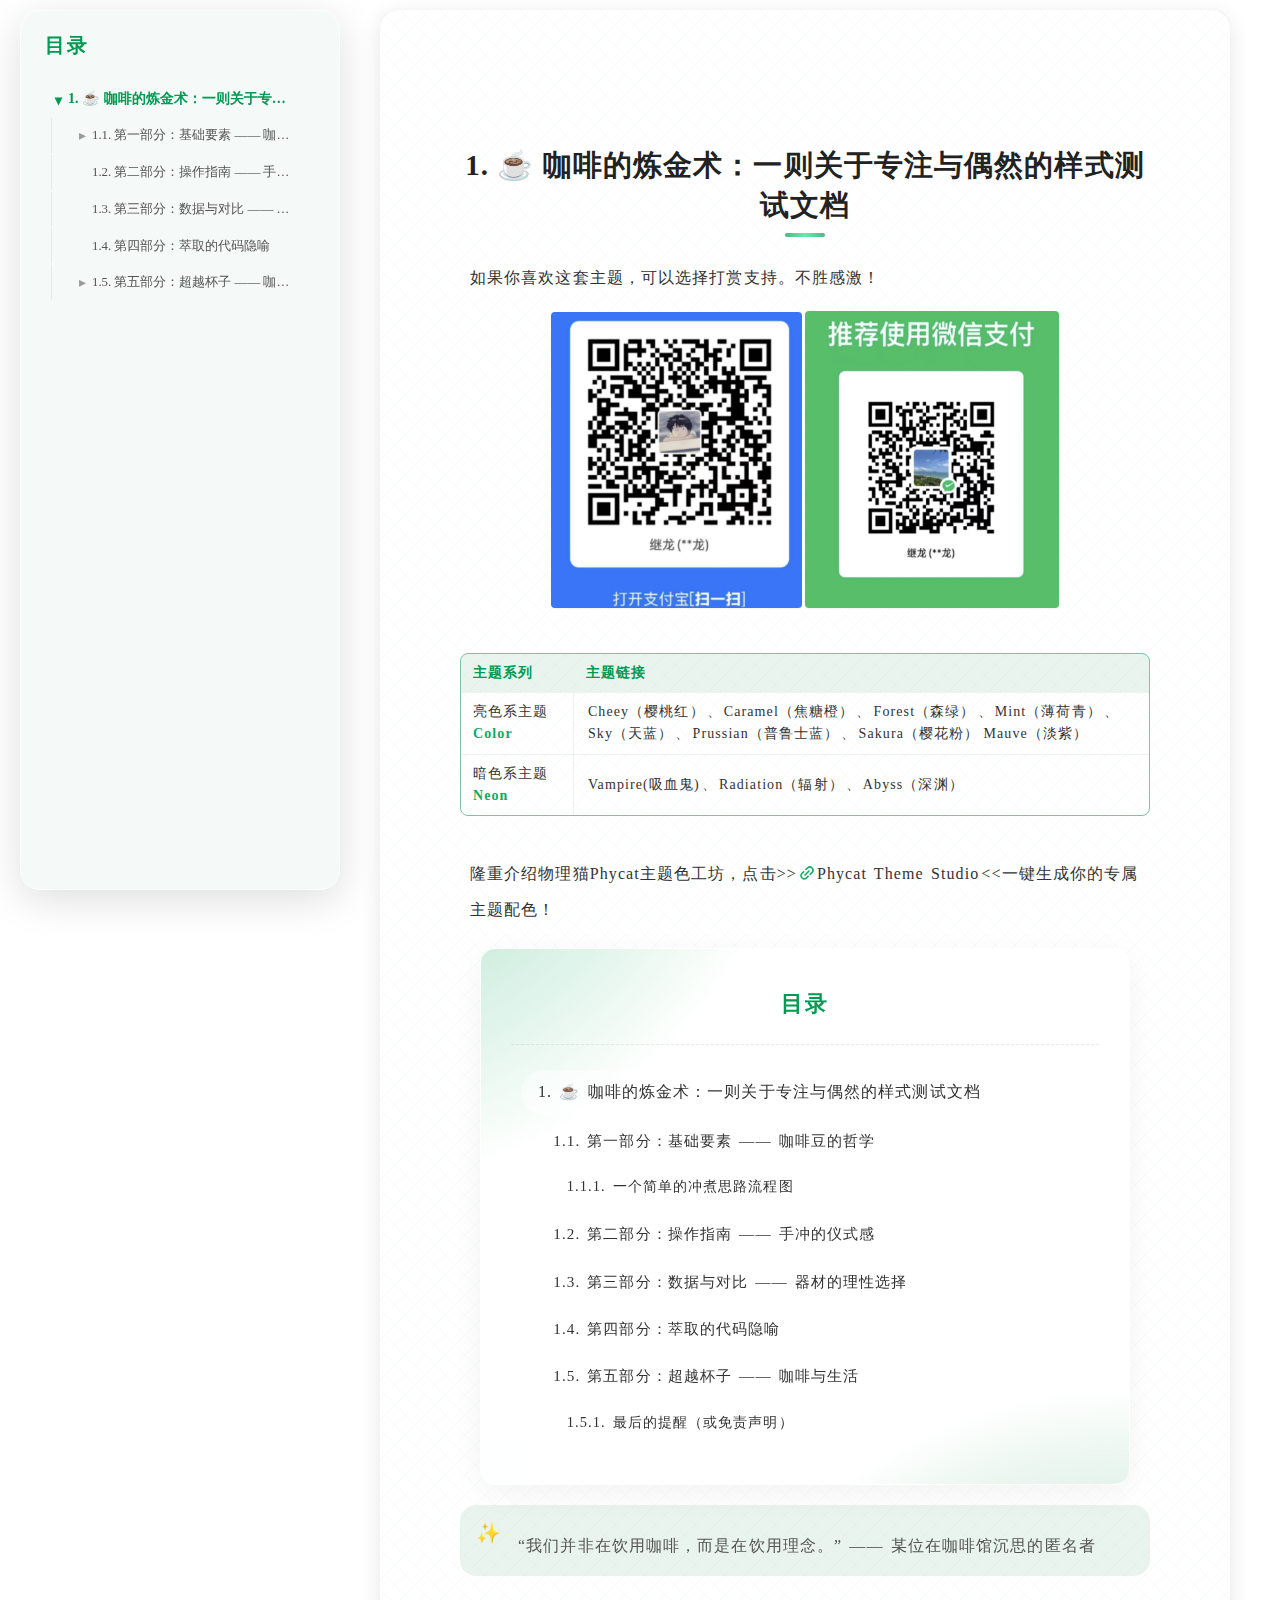
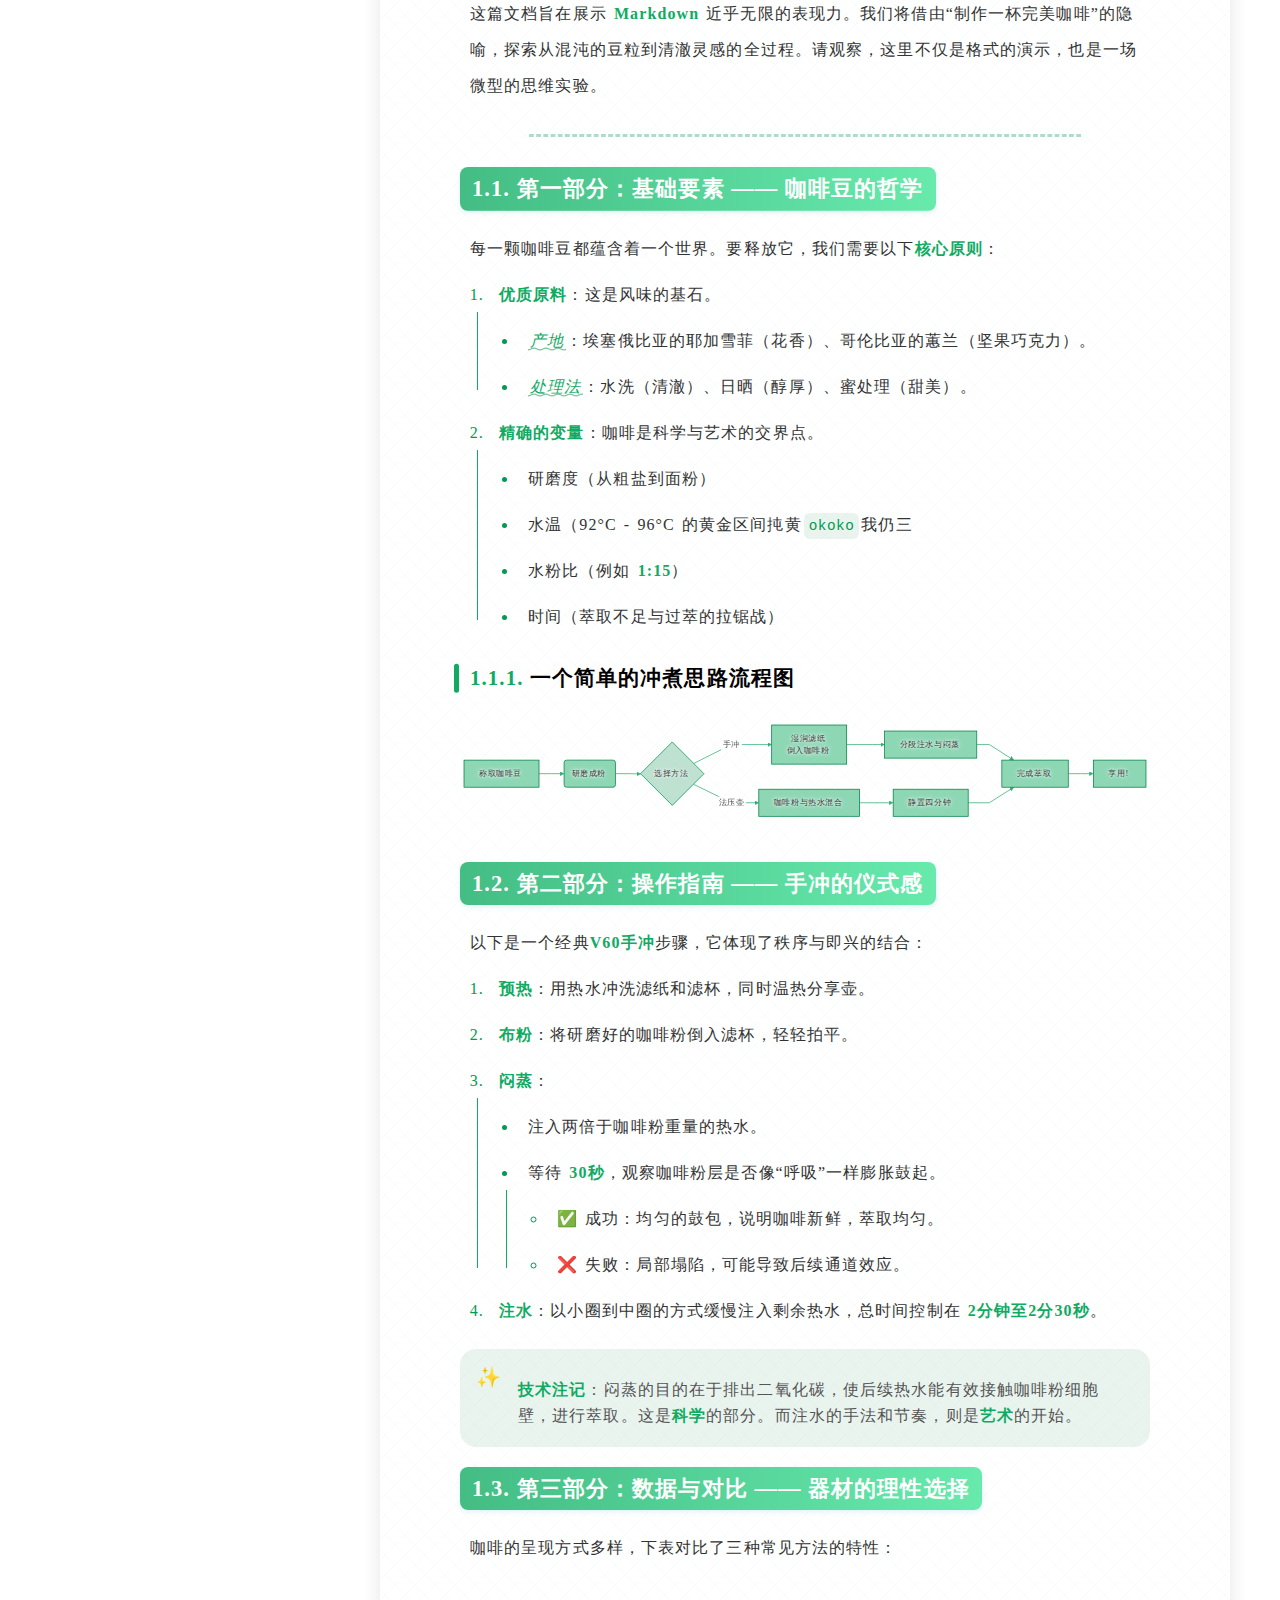
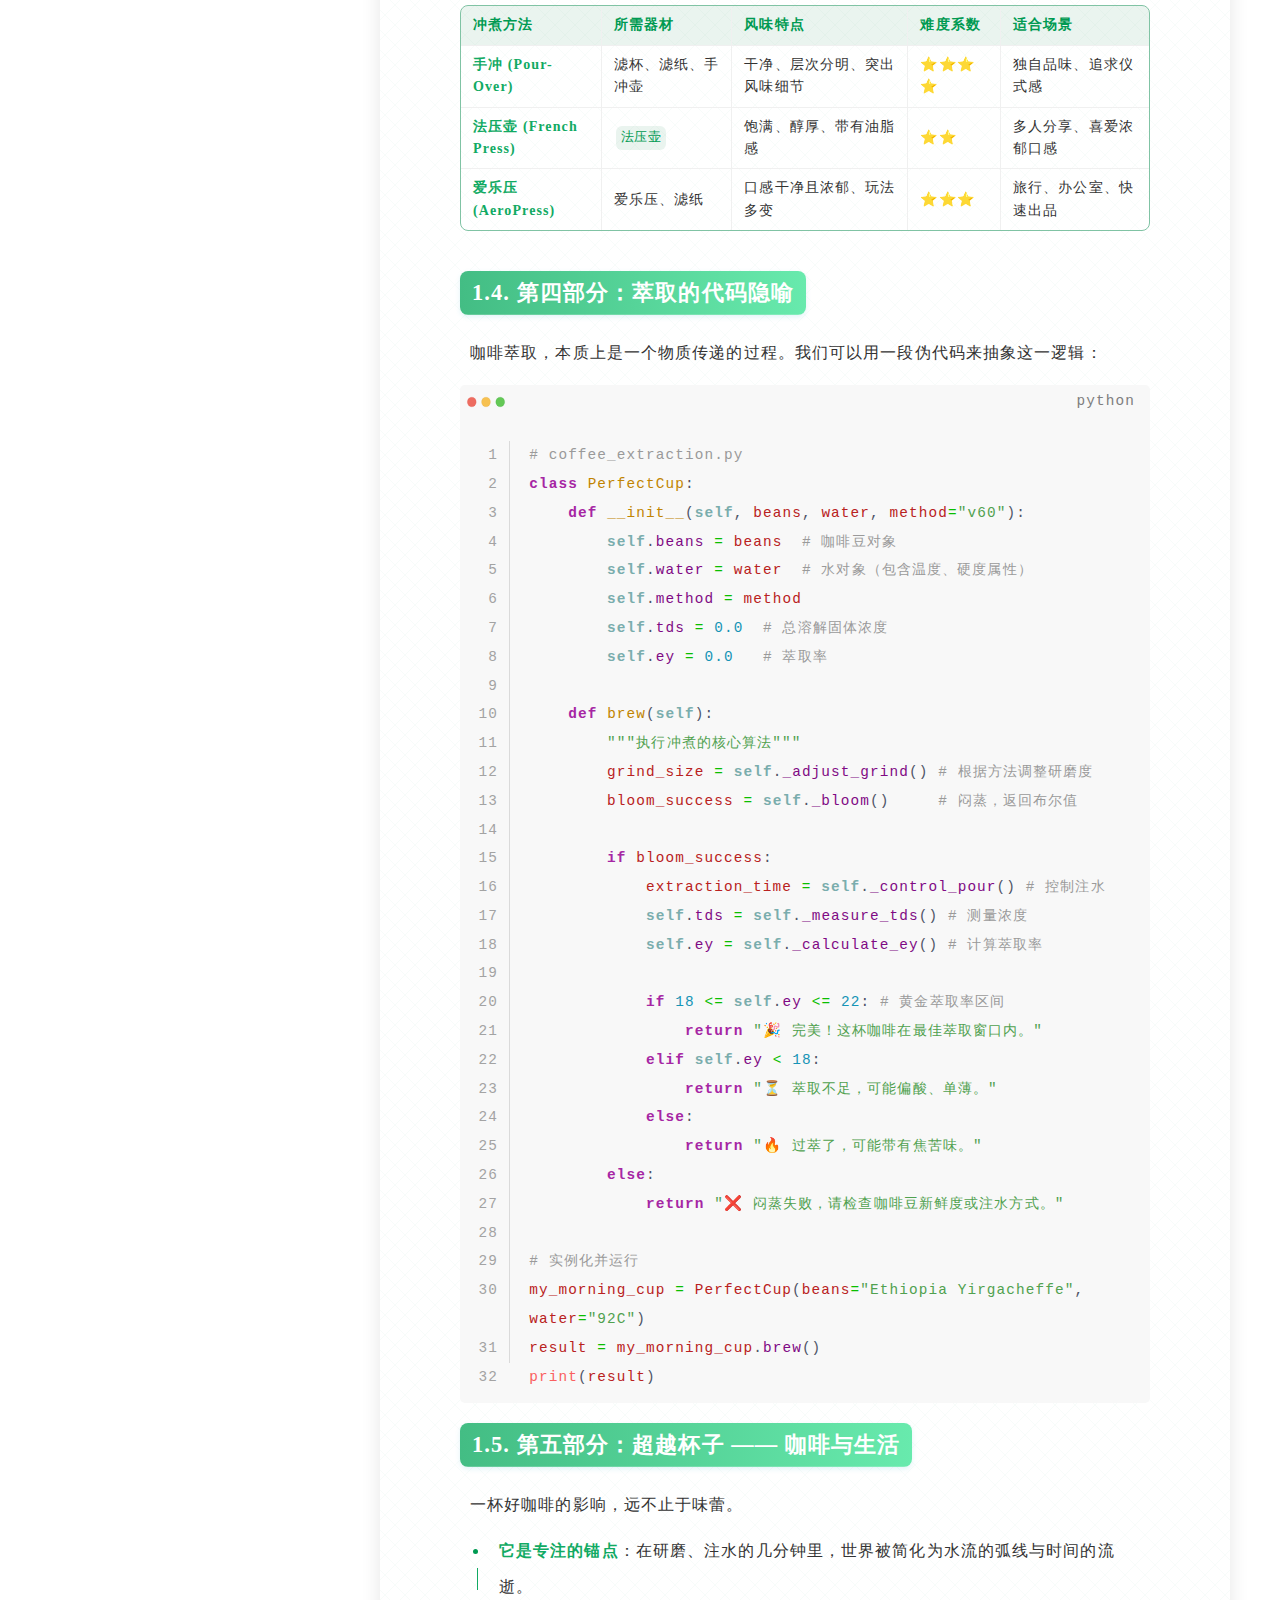
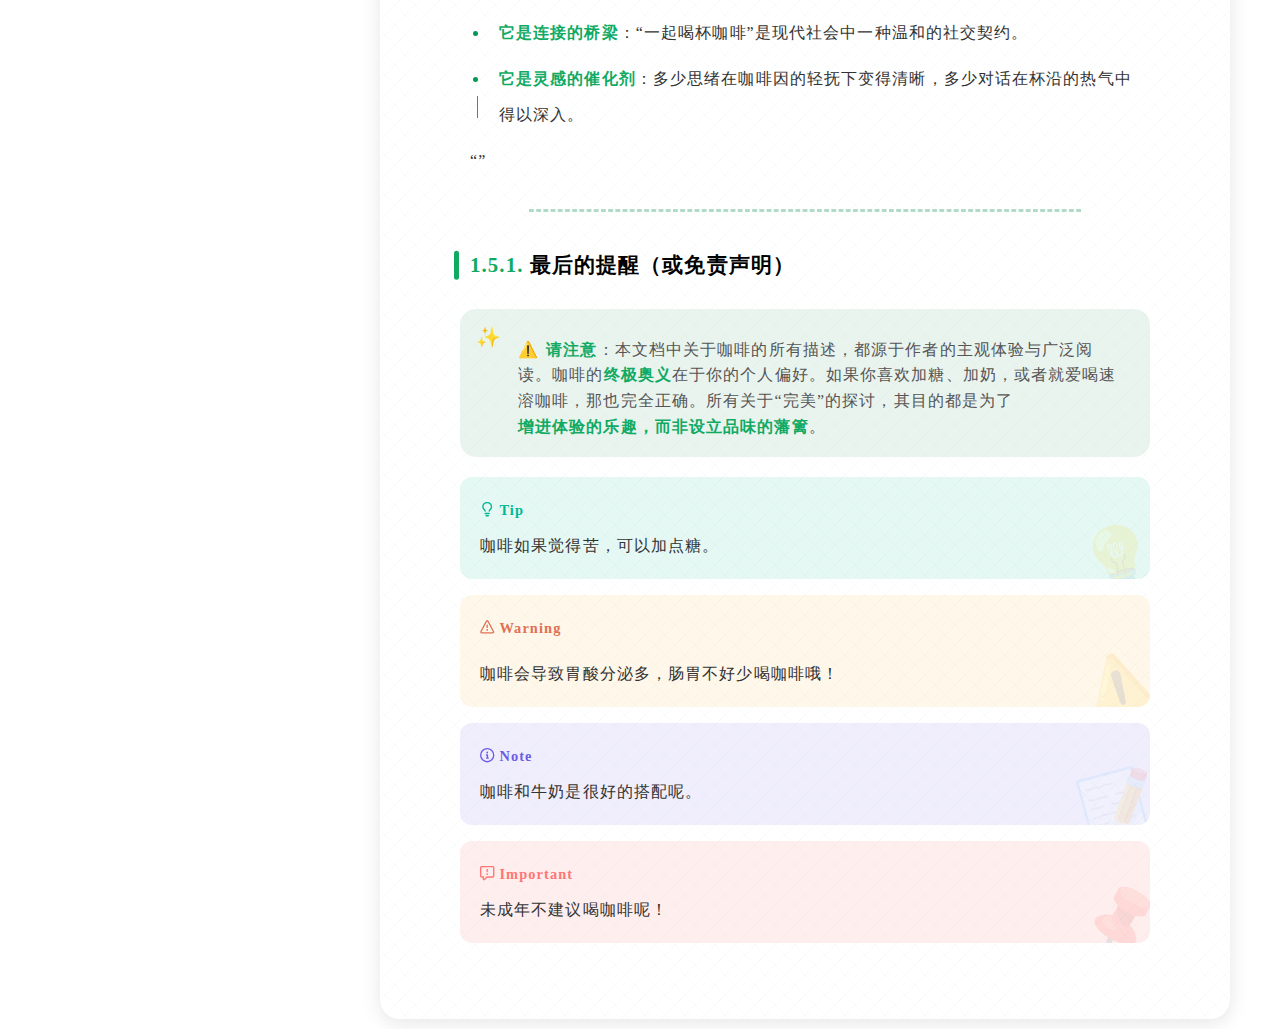
<file: demo/demo-forest.html>
<!doctype html>
<html>
<head>
<meta charset='UTF-8'><meta name='viewport' content='width=device-width initial-scale=1'><style type='text/css'>html {overflow-x: initial !important;}</style>
<style type='text/css'  id="style-mermaid">:root { --mermaid-theme: default; --mermaid-sequence-numbers: off; --mermaid-flowchart-curve: linear; --mermaid--gantt-left-padding: 75; --sequence-theme: simple; }
.privacy { display: none; }

</style>
<style type='text/css'  id="style-base">:root { --bg-color: #ffffff; --text-color: #333333; --select-text-bg-color: #B5D6FC; --select-text-font-color: auto; --monospace: "Lucida Console",Consolas,"Courier",monospace; --title-bar-height: 20px; }
.mac-os-11 { --title-bar-height: 28px; }
html { font-size: 14px; background-color: var(--bg-color); color: var(--text-color); font-family: "Helvetica Neue", Helvetica, Arial, "Segoe UI Emoji", "SF Pro", sans-serif; -webkit-font-smoothing: antialiased; }
h1, h2, h3, h4, h5 { white-space: pre-wrap; }
body { margin: 0px; padding: 0px; height: auto; inset: 0px; font-size: 1rem; line-height: 1.42857; overflow-x: hidden; background: inherit; }
iframe { margin: auto; }
a.url { word-break: break-all; }
a:active, a:hover { outline: 0px; }
.in-text-selection, ::selection { text-shadow: none; background: var(--select-text-bg-color); color: var(--select-text-font-color); }
#write { margin: 0px auto; height: auto; width: inherit; word-break: normal; overflow-wrap: break-word; position: relative; white-space: normal; overflow-x: visible; padding-top: 36px; }
#write.first-line-indent p { text-indent: 2em; }
#write.first-line-indent li p, #write.first-line-indent p *, #write.first-line-indent svg * { text-indent: 0px; }
#write.first-line-indent li { margin-left: 2em; }
.for-image #write { padding-left: 8px; padding-right: 8px; }
body.typora-export { padding-left: 30px; padding-right: 30px; }
.typora-export .footnote-line, .typora-export li, .typora-export p { white-space: pre-wrap; }
.typora-export .task-list-item input { pointer-events: none; }
@media screen and (max-width: 500px) {
  body.typora-export { padding-left: 0px; padding-right: 0px; }
  #write { padding-left: 20px; padding-right: 20px; }
}
#write li > figure:last-child { margin-bottom: 0.5rem; }
#write ol, #write ul { position: relative; }
img { max-width: 100%; vertical-align: middle; image-orientation: from-image; }
button, input, select, textarea { color: inherit; font: inherit; }
input[type="checkbox"], input[type="radio"] { line-height: normal; padding: 0px; }
*, ::after, ::before { box-sizing: border-box; }
#write h1, #write h2, #write h3, #write h4, #write h5, #write h6, #write p, #write pre { width: inherit; position: relative; }
#write svg h1, #write svg h2, #write svg h3, #write svg h4, #write svg h5, #write svg h6, #write svg p { position: static; }
.nodeLabel p { padding-right: 2px; padding-left: 2px; }
.typora-export .nodeLabel p { padding-right: 0px; padding-left: 0px; }
foreignobject { overflow: visible; }
p { line-height: inherit; }
h1, h2, h3, h4, h5, h6 { break-after: avoid-page; break-inside: avoid; orphans: 4; }
p { orphans: 4; }
li p { orphans: 1; }
h1 { font-size: 2rem; }
h2 { font-size: 1.8rem; }
h3 { font-size: 1.6rem; }
h4 { font-size: 1.4rem; }
h5 { font-size: 1.2rem; }
h6 { font-size: 1rem; }
.md-math-block, .md-rawblock, h1, h2, h3, h4, h5, h6, p { margin-top: 1rem; margin-bottom: 1rem; }
.hidden { display: none; }
.md-blockmeta { color: rgb(204, 204, 204); font-weight: 700; font-style: italic; }
a { cursor: pointer; }
sup.md-footnote { padding: 2px 4px; background-color: rgba(238, 238, 238, 0.7); color: rgb(85, 85, 85); border-radius: 4px; cursor: pointer; }
sup.md-footnote a, sup.md-footnote a:hover { color: inherit; text-transform: inherit; text-decoration: inherit; }
#write input[type="checkbox"] { cursor: pointer; width: inherit; height: inherit; }
figure { overflow-x: auto; margin: 1.2em 0px; max-width: calc(100% + 16px); padding: 0px; }
figure > table { margin: 0px; }
thead, tr { break-inside: avoid; break-after: auto; }
thead { display: table-header-group; }
table { border-collapse: collapse; border-spacing: 0px; width: 100%; overflow: auto; break-inside: auto; text-align: left; }
table.md-table td { min-width: 32px; }
.CodeMirror-gutters { border-right: 0px; background-color: inherit; }
.CodeMirror-linenumber { user-select: none; }
.CodeMirror { text-align: left; }
.CodeMirror-placeholder { opacity: 0.3; }
.CodeMirror pre { padding: 0px 4px; }
.CodeMirror-lines { padding: 0px; }
div.hr:focus { cursor: none; }
#write pre { white-space: pre-wrap; }
#write.fences-no-line-wrapping pre { white-space: pre; }
#write pre.ty-contain-cm { white-space: normal; }
.CodeMirror-gutters { margin-right: 4px; }
.md-fences { font-size: 0.9rem; display: block; break-inside: avoid; text-align: left; overflow: visible; white-space: pre; background: inherit; position: relative !important; }
.md-fences-adv-panel { width: 100%; margin-top: 10px; text-align: center; padding-top: 0px; padding-bottom: 8px; overflow-x: auto; }
#write .md-fences.mock-cm { white-space: pre-wrap; }
.md-fences.md-fences-with-lineno { padding-left: 0px; }
#write.fences-no-line-wrapping .md-fences.mock-cm { white-space: pre; overflow-x: auto; }
.md-fences.mock-cm.md-fences-with-lineno { padding-left: 8px; }
.CodeMirror-line, twitterwidget { break-inside: avoid; }
svg { break-inside: avoid; }
.footnotes { opacity: 0.8; font-size: 0.9rem; margin-top: 1em; margin-bottom: 1em; }
.footnotes + .footnotes { margin-top: 0px; }
.md-reset { margin: 0px; padding: 0px; border: 0px; outline: 0px; vertical-align: top; background: 0px 0px; text-decoration: none; text-shadow: none; float: none; position: static; width: auto; height: auto; white-space: nowrap; cursor: inherit; -webkit-tap-highlight-color: transparent; line-height: normal; font-weight: 400; text-align: left; box-sizing: content-box; direction: ltr; }
li div { padding-top: 0px; }
blockquote { margin: 1rem 0px; }
li .mathjax-block, li p { margin: 0.5rem 0px; }
li blockquote { margin: 1rem 0px; }
li { margin: 0px; position: relative; }
blockquote > :last-child { margin-bottom: 0px; }
blockquote > :first-child, li > :first-child { margin-top: 0px; }
.footnotes-area { color: rgb(136, 136, 136); margin-top: 0.714rem; padding-bottom: 0.143rem; white-space: normal; }
#write .footnote-line { white-space: pre-wrap; }
@media print {
  body, html { border: 1px solid transparent; height: 99%; break-after: avoid; break-before: avoid; font-variant-ligatures: no-common-ligatures; }
  #write { margin-top: 0px; border-color: transparent !important; padding-top: 0px !important; padding-bottom: 0px !important; }
  .typora-export * { -webkit-print-color-adjust: exact; }
  .typora-export #write { break-after: avoid; }
  .typora-export #write::after { height: 0px; }
  .is-mac table { break-inside: avoid; }
  #write > p:nth-child(1) { margin-top: 0px; }
  .typora-export-show-outline .typora-export-sidebar { display: none; }
  figure { overflow-x: visible; }
}
.footnote-line { margin-top: 0.714em; font-size: 0.7em; }
a img, img a { cursor: pointer; }
pre.md-meta-block { font-size: 0.8rem; min-height: 0.8rem; white-space: pre-wrap; background: rgb(204, 204, 204); display: block; overflow-x: hidden; }
p > .md-image:only-child:not(.md-img-error) img, p > img:only-child { display: block; margin: auto; }
#write.first-line-indent p > .md-image:only-child:not(.md-img-error) img { left: -2em; position: relative; }
p > .md-image:only-child { display: inline-block; width: 100%; }
#write .MathJax_Display { margin: 0.8em 0px 0px; }
.md-math-block { width: 100%; }
.md-math-block:not(:empty)::after { display: none; }
.MathJax_ref { fill: currentcolor; }
[contenteditable="true"]:active, [contenteditable="true"]:focus, [contenteditable="false"]:active, [contenteditable="false"]:focus { outline: 0px; box-shadow: none; }
.md-task-list-item { position: relative; list-style-type: none; }
.task-list-item.md-task-list-item { padding-left: 0px; }
.md-task-list-item > input { position: absolute; top: 0px; left: 0px; margin-left: -1.2em; margin-top: calc(1em - 10px); border: none; }
.math { font-size: 1rem; }
.md-toc { min-height: 3.58rem; position: relative; font-size: 0.9rem; border-radius: 10px; }
.md-toc-content { position: relative; margin-left: 0px; }
.md-toc-content::after, .md-toc::after { display: none; }
.md-toc-item { display: block; color: rgb(65, 131, 196); }
.md-toc-item a { text-decoration: none; }
.md-toc-inner:hover { text-decoration: underline; }
.md-toc-inner { display: inline-block; cursor: pointer; }
.md-toc-h1 .md-toc-inner { margin-left: 0px; font-weight: 700; }
.md-toc-h2 .md-toc-inner { margin-left: 2em; }
.md-toc-h3 .md-toc-inner { margin-left: 4em; }
.md-toc-h4 .md-toc-inner { margin-left: 6em; }
.md-toc-h5 .md-toc-inner { margin-left: 8em; }
.md-toc-h6 .md-toc-inner { margin-left: 10em; }
@media screen and (max-width: 48em) {
  .md-toc-h3 .md-toc-inner { margin-left: 3.5em; }
  .md-toc-h4 .md-toc-inner { margin-left: 5em; }
  .md-toc-h5 .md-toc-inner { margin-left: 6.5em; }
  .md-toc-h6 .md-toc-inner { margin-left: 8em; }
}
a.md-toc-inner { font-size: inherit; font-style: inherit; font-weight: inherit; line-height: inherit; }
.footnote-line a:not(.reversefootnote) { color: inherit; }
.reversefootnote { font-family: ui-monospace, sans-serif; }
.md-attr { display: none; }
.md-fn-count::after { content: "."; }
code, pre, samp, tt { font-family: var(--monospace); }
kbd { margin: 0px 0.1em; padding: 0.1em 0.6em; font-size: 0.8em; color: rgb(36, 39, 41); background: rgb(255, 255, 255); border: 1px solid rgb(173, 179, 185); border-radius: 3px; box-shadow: rgba(12, 13, 14, 0.2) 0px 1px 0px, rgb(255, 255, 255) 0px 0px 0px 2px inset; white-space: nowrap; vertical-align: middle; }
.md-comment { color: rgb(162, 127, 3); opacity: 0.6; font-family: var(--monospace); }
code { text-align: left; vertical-align: initial; }
a.md-print-anchor { white-space: pre !important; border-width: initial !important; border-style: none !important; border-color: initial !important; display: inline-block !important; position: absolute !important; width: 1px !important; right: 0px !important; outline: 0px !important; background: 0px 0px !important; text-decoration: initial !important; text-shadow: initial !important; }
.os-windows.monocolor-emoji .md-emoji { font-family: "Segoe UI Symbol", sans-serif; }
.md-diagram-panel > svg { max-width: 100%; }
[lang="flow"] svg, [lang="mermaid"] svg { max-width: 100%; height: auto; }
[lang="mermaid"] .node text { font-size: 1rem; }
table tr th { border-bottom: 0px; }
video { max-width: 100%; display: block; margin: 0px auto; }
iframe { max-width: 100%; width: 100%; border: none; }
.highlight td, .highlight tr { border: 0px; }
mark { background: rgb(255, 255, 0); color: rgb(0, 0, 0); }
.md-html-inline .md-plain, .md-html-inline strong, mark .md-inline-math, mark strong { color: inherit; }
.md-expand mark .md-meta { opacity: 0.3 !important; }
mark .md-meta { color: rgb(0, 0, 0); }
@media print {
  .typora-export h1, .typora-export h2, .typora-export h3, .typora-export h4, .typora-export h5, .typora-export h6 { break-inside: avoid; }
}
.md-diagram-panel .messageText { stroke: none !important; }
.md-diagram-panel .start-state { fill: var(--node-fill); }
.md-diagram-panel .edgeLabel rect { opacity: 1 !important; }
.md-fences.md-fences-math { font-size: 1em; }
.md-fences-advanced:not(.md-focus) { padding: 0px; white-space: nowrap; border: 0px; }
.md-fences-advanced:not(.md-focus) { background: inherit; }
.mermaid-svg { margin: auto; }
.typora-export-show-outline .typora-export-content { max-width: 1440px; margin: auto; display: flex; flex-direction: row; }
.typora-export-sidebar { width: 300px; font-size: 0.8rem; margin-top: 80px; margin-right: 18px; }
.typora-export-show-outline #write { --webkit-flex: 2; flex: 2 1 0%; }
.typora-export-sidebar .outline-content { position: fixed; top: 0px; max-height: 100%; overflow: hidden auto; padding-bottom: 30px; padding-top: 60px; width: 300px; }
@media screen and (max-width: 1024px) {
  .typora-export-sidebar, .typora-export-sidebar .outline-content { width: 240px; }
}
@media screen and (max-width: 800px) {
  .typora-export-sidebar { display: none; }
}
.outline-content li, .outline-content ul { margin-left: 0px; margin-right: 0px; padding-left: 0px; padding-right: 0px; list-style: none; overflow-wrap: anywhere; }
.outline-content ul { margin-top: 0px; margin-bottom: 0px; }
.outline-content strong { font-weight: 400; }
.outline-expander { width: 1rem; height: 1.42857rem; position: relative; display: table-cell; vertical-align: middle; cursor: pointer; padding-left: 4px; }
.outline-expander::before { content: ""; position: relative; font-family: Ionicons; display: inline-block; font-size: 8px; vertical-align: middle; }
.outline-item { padding-top: 3px; padding-bottom: 3px; cursor: pointer; }
.outline-expander:hover::before { content: ""; }
.outline-h1 > .outline-item { padding-left: 0px; }
.outline-h2 > .outline-item { padding-left: 1em; }
.outline-h3 > .outline-item { padding-left: 2em; }
.outline-h4 > .outline-item { padding-left: 3em; }
.outline-h5 > .outline-item { padding-left: 4em; }
.outline-h6 > .outline-item { padding-left: 5em; }
.outline-label { cursor: pointer; display: table-cell; vertical-align: middle; text-decoration: none; color: inherit; }
.outline-label:hover { text-decoration: underline; }
.outline-item:hover { border-color: rgb(245, 245, 245); background-color: var(--item-hover-bg-color); }
.outline-item:hover { margin-left: -28px; margin-right: -28px; border-left: 28px solid transparent; border-right: 28px solid transparent; }
.outline-item-single .outline-expander::before, .outline-item-single .outline-expander:hover::before { display: none; }
.outline-item-open > .outline-item > .outline-expander::before { content: ""; }
.outline-children { display: none; }
.info-panel-tab-wrapper { display: none; }
.outline-item-open > .outline-children { display: block; }
.typora-export .outline-item { padding-top: 1px; padding-bottom: 1px; }
.typora-export .outline-item:hover { margin-right: -8px; border-right: 8px solid transparent; }
.typora-export .outline-expander::before { content: "+"; font-family: inherit; top: -1px; }
.typora-export .outline-expander:hover::before, .typora-export .outline-item-open > .outline-item > .outline-expander::before { content: "−"; }
.typora-export-collapse-outline .outline-children { display: none; }
.typora-export-collapse-outline .outline-item-open > .outline-children, .typora-export-no-collapse-outline .outline-children { display: block; }
.typora-export-no-collapse-outline .outline-expander::before { content: "" !important; }
.typora-export-show-outline .outline-item-active > .outline-item .outline-label { font-weight: 700; }
.md-inline-math-container mjx-container { zoom: 0.95; }
mjx-container { break-inside: avoid; }
.md-alert.md-alert-note { border-left-color: rgb(9, 105, 218); }
.md-alert.md-alert-important { border-left-color: rgb(130, 80, 223); }
.md-alert.md-alert-warning { border-left-color: rgb(154, 103, 0); }
.md-alert.md-alert-tip { border-left-color: rgb(31, 136, 61); }
.md-alert.md-alert-caution { border-left-color: rgb(207, 34, 46); }
.md-alert { padding: 0px 1em; margin-bottom: 16px; color: inherit; border-left: 0.25em solid rgb(0, 0, 0); }
.md-alert-text-note { color: rgb(9, 105, 218); }
.md-alert-text-important { color: rgb(130, 80, 223); }
.md-alert-text-warning { color: rgb(154, 103, 0); }
.md-alert-text-tip { color: rgb(31, 136, 61); }
.md-alert-text-caution { color: rgb(207, 34, 46); }
.md-alert-text { font-size: 0.9rem; font-weight: 700; }
.md-alert-text svg { fill: currentcolor; position: relative; top: 0.125em; margin-right: 1ch; overflow: visible; }
.md-alert-text-container::after { content: attr(data-text); text-transform: capitalize; pointer-events: none; margin-right: 1ch; }

</style>
<style type='text/css'  id="style-codemirror">.CodeMirror { height: auto; }
.CodeMirror.cm-s-inner { background: inherit; }
.CodeMirror-scroll { overflow: auto hidden; z-index: 3; }
.CodeMirror-gutter-filler, .CodeMirror-scrollbar-filler { background-color: rgb(255, 255, 255); }
.CodeMirror-gutters { border-right: 1px solid rgb(221, 221, 221); background: inherit; white-space: nowrap; }
.CodeMirror-linenumber { padding: 0px 3px 0px 5px; text-align: right; color: rgb(153, 153, 153); }
.cm-s-inner .cm-keyword { color: rgb(119, 0, 136); }
.cm-s-inner .cm-atom, .cm-s-inner.cm-atom { color: rgb(34, 17, 153); }
.cm-s-inner .cm-number { color: rgb(17, 102, 68); }
.cm-s-inner .cm-def { color: rgb(0, 0, 255); }
.cm-s-inner .cm-variable { color: rgb(0, 0, 0); }
.cm-s-inner .cm-variable-2 { color: rgb(0, 85, 170); }
.cm-s-inner .cm-variable-3 { color: rgb(0, 136, 85); }
.cm-s-inner .cm-string { color: rgb(170, 17, 17); }
.cm-s-inner .cm-property { color: rgb(0, 0, 0); }
.cm-s-inner .cm-operator { color: rgb(152, 26, 26); }
.cm-s-inner .cm-comment, .cm-s-inner.cm-comment { color: rgb(170, 85, 0); }
.cm-s-inner .cm-string-2 { color: rgb(255, 85, 0); }
.cm-s-inner .cm-meta { color: rgb(85, 85, 85); }
.cm-s-inner .cm-qualifier { color: rgb(85, 85, 85); }
.cm-s-inner .cm-builtin { color: rgb(51, 0, 170); }
.cm-s-inner .cm-bracket { color: rgb(153, 153, 119); }
.cm-s-inner .cm-tag { color: rgb(17, 119, 0); }
.cm-s-inner .cm-attribute { color: rgb(0, 0, 204); }
.cm-s-inner .cm-header, .cm-s-inner.cm-header { color: rgb(0, 0, 255); }
.cm-s-inner .cm-quote, .cm-s-inner.cm-quote { color: rgb(0, 153, 0); }
.cm-s-inner .cm-hr, .cm-s-inner.cm-hr { color: rgb(153, 153, 153); }
.cm-s-inner .cm-link, .cm-s-inner.cm-link { color: rgb(0, 0, 204); }
.cm-negative { color: rgb(221, 68, 68); }
.cm-positive { color: rgb(34, 153, 34); }
.cm-header, .cm-strong { font-weight: 700; }
.cm-del { text-decoration: line-through; }
.cm-em { font-style: italic; }
.cm-link { text-decoration: underline; }
.cm-error { color: red; }
.cm-invalidchar { color: red; }
.cm-constant { color: rgb(38, 139, 210); }
.cm-defined { color: rgb(181, 137, 0); }
div.CodeMirror span.CodeMirror-matchingbracket { color: rgb(0, 255, 0); }
div.CodeMirror span.CodeMirror-nonmatchingbracket { color: rgb(255, 34, 34); }
.cm-s-inner .CodeMirror-activeline-background { background: inherit; }
.CodeMirror { position: relative; overflow: hidden; }
.CodeMirror-scroll { height: 100%; outline: 0px; position: relative; box-sizing: content-box; background: inherit; }
.CodeMirror-sizer { position: relative; }
.CodeMirror-gutter-filler, .CodeMirror-hscrollbar, .CodeMirror-scrollbar-filler, .CodeMirror-vscrollbar { position: absolute; z-index: 6; display: none; outline: 0px; }
.CodeMirror-vscrollbar { right: 0px; top: 0px; overflow: hidden; }
.CodeMirror-hscrollbar { bottom: 0px; left: 0px; overflow: auto hidden; }
.CodeMirror-scrollbar-filler { right: 0px; bottom: 0px; }
.CodeMirror-gutter-filler { left: 0px; bottom: 0px; }
.CodeMirror-gutters { position: absolute; left: 0px; top: 0px; padding-bottom: 10px; z-index: 3; overflow-y: hidden; }
.CodeMirror-gutter { white-space: normal; height: 100%; box-sizing: content-box; padding-bottom: 30px; margin-bottom: -32px; display: inline-block; }
.CodeMirror-gutter-wrapper { position: absolute; z-index: 4; background: 0px 0px !important; border: none !important; }
.CodeMirror-gutter-background { position: absolute; top: 0px; bottom: 0px; z-index: 4; }
.CodeMirror-gutter-elt { position: absolute; cursor: default; z-index: 4; }
.CodeMirror-lines { cursor: text; }
.CodeMirror pre { border-radius: 0px; border-width: 0px; background: 0px 0px; font-family: inherit; font-size: inherit; margin: 0px; white-space: pre; overflow-wrap: normal; color: inherit; z-index: 2; position: relative; overflow: visible; }
.CodeMirror-wrap pre { overflow-wrap: break-word; white-space: pre-wrap; word-break: normal; }
.CodeMirror-code pre { border-right: 30px solid transparent; width: fit-content; }
.CodeMirror-wrap .CodeMirror-code pre { border-right: none; width: auto; }
.CodeMirror-linebackground { position: absolute; inset: 0px; z-index: 0; }
.CodeMirror-linewidget { position: relative; z-index: 2; overflow: auto; }
.CodeMirror-wrap .CodeMirror-scroll { overflow-x: hidden; }
.CodeMirror-measure { position: absolute; width: 100%; height: 0px; overflow: hidden; visibility: hidden; }
.CodeMirror-measure pre { position: static; }
.CodeMirror div.CodeMirror-cursor { position: absolute; visibility: hidden; border-right: none; width: 0px; }
.CodeMirror div.CodeMirror-cursor { visibility: hidden; }
.CodeMirror-focused div.CodeMirror-cursor { visibility: inherit; }
.cm-searching { background: rgba(255, 255, 0, 0.4); }
span.cm-underlined { text-decoration: underline; }
span.cm-strikethrough { text-decoration: line-through; }
.cm-tw-syntaxerror { color: rgb(255, 255, 255); background-color: rgb(153, 0, 0); }
.cm-tw-deleted { text-decoration: line-through; }
.cm-tw-header5 { font-weight: 700; }
.cm-tw-listitem:first-child { padding-left: 10px; }
.cm-tw-box { border-style: solid; border-right-width: 1px; border-bottom-width: 1px; border-left-width: 1px; border-color: inherit; border-top-width: 0px !important; }
.cm-tw-underline { text-decoration: underline; }
@media print {
  .CodeMirror div.CodeMirror-cursor { visibility: hidden; }
}

</style>
<style type='text/css'  id="style-theme_css">html {
  font-size: 16px;
  font-family: "LXGW WenKai";
}


/* 软件内部Markdown样式 */
#write {
  max-width: 950px;
  margin: 0 auto;
  padding: 15px;
  line-height: 2.25;
  color: #000;
  letter-spacing: 1.1px;
  word-break: break-word;
  word-wrap: break-word;
  text-align: left;
  position: relative;
  z-index: 0;
}

/* 新增：使用伪元素实现遮罩背景 */
#write::before {
  content: "";
  position: absolute;
  top: 0;
  left: 0;
  right: 0;
  bottom: 0;
  pointer-events: none;
  z-index: -1;
  background-color: var(--element-color);
  opacity: 0.12;
  -webkit-mask-image: var(--bg-style);
  mask-image: var(--bg-style);
  -webkit-mask-size: 20px 20px;
  mask-size: 20px 20px;
  -webkit-mask-repeat: repeat;
  mask-repeat: repeat;
  -webkit-mask-position: center;
  mask-position: center;
}

#write p {
  color: #333;
  margin: 10px 10px;
  font-family: Optima-Regular, Optima, "LXGW WenKai", PingFangSC-light, PingFangTC-light,
    "PingFang SC", Cambria, Cochin, Georgia, Times, "Times New Roman", serif;
  font-size: 1rem;
  word-spacing: 2px;
}

#write h3.md-heading:after,
h4.md-heading:after,
h5.md-heading:after,
h6.md-heading:after {
  content: " ";
  display: inline-block;
  height: 2em;
  width: 2em;
  vertical-align: top;
  margin-left: -2px;
  background-color: var(--element-color-shallow);
  -webkit-mask-repeat: no-repeat;
  -webkit-mask-position: center;
  -webkit-mask-size: 24px 24px;
  mask-repeat: no-repeat;
  mask-position: center;
  mask-size: 24px 24px;
}

#write h3.md-heading:after {
  -webkit-mask-image: var(--h3-icon-shape);
  mask-image: var(--h3-icon-shape);
}

#write h4.md-heading:after {
  -webkit-mask-image: var(--h4-icon-shape);
  mask-image: var(--h4-icon-shape);
}

#write h5.md-heading:after {
  -webkit-mask-image: var(--h5-icon-shape);
  mask-image: var(--h5-icon-shape);
}

#write h6.md-heading:after {
  -webkit-mask-image: var(--h6-icon-shape);
  mask-image: var(--h6-icon-shape);
}

/* ================= H1 标题样式优化 (方案 1: 经典短线 - 常驻显示 - 修复编辑bug) ================= */

#write h1 {
    text-align: center;
    font-size: 1.8rem;
    font-weight: bold;
    margin: 1em auto 0.8em;
    line-height: 1.4;
    
    /* [关键修复] 使用 fit-content 代替 table */
    /* table 属性会导致空标题在编辑模式下无法获取光标焦点 */
    /* fit-content 既能实现宽度自适应，又能保持正常的编辑体验 */
    width: fit-content; 
    
    /* [修复 Bug] 添加最小宽度和最小高度，确保空内容时也有足够大的点击区域 */
    min-width: 120px;
    min-height: 1.4em; /* 确保有一行文字的高度 */
    
    color: #222;
    position: relative;
    padding-bottom: 12px; /* 增加底部空间给线条 */
    
    transition: color 0.3s ease, transform 0.3s ease;
    border-bottom: none; /* 清除默认下划线 */
}

/* 底部线条 (伪元素) */
#write h1::after {
    content: '';
    position: absolute;
    bottom: 0;
    left: 50%;
    
    /* [核心设计] 初始宽度：40px (常驻精致短线) */
    width: 40px; 
    height: 4px;
    border-radius: 4px;
    
    /* [优化] 使用主题定义的 H2 渐变背景 (色彩饱满且对称) */
    background: var(--head-title-h2-background);
    background-size: 100% auto; 
    
    /* 居中定位 */
    transform: translateX(-50%);
    
    /* 动效过渡 */
    transition: width 0.4s cubic-bezier(0.25, 0.8, 0.25, 1);
}

/* Hover 交互效果 */
/* 只有当标题没有处于输入焦点时，悬停才上浮 */
#write h1:not(.md-focus):hover {
  color: var(--head-title-color);
  transform: translateY(-2px);
}

#write h1:hover::after {
    /* Hover 时展开至 100% */
    width: 100%; 
}
/* H2 */
#write h2 {
  color: var(--head-title-h2-color);
  font-size: 1.4rem;
  line-height: 1.5;
  width: fit-content;
  font-weight: bold;
  margin: 20px 0;
  padding: 5px 12px;
  border-radius: 8px;
  background: var(--head-title-h2-background);
  background-size: 200% auto;
  background-position: 0% center;
  box-shadow: 0 2px 5px rgba(61, 184, 211, 0.15);
  transition: background-position 0.5s ease-out, transform 0.4s ease, box-shadow 0.4s ease;
}

#write h2:hover {
  background-position: 100% center;
  transform: scale(1.01);
  box-shadow: 0 8px 20px rgba(61, 184, 211, 0.35);
}

/* H3 */
#write h3 {
  position: relative;
  width: fit-content;
  margin: 20px 0;
  text-align: left;
  font-size: 1.3rem;
  padding-left: 10px;
  transition: all 0.3s cubic-bezier(0.25, 0.8, 0.25, 1);
}

#write h3 {
  position: relative;
  width: fit-content;
  margin: 20px 0;
  text-align: left;
  font-size: 1.3rem;
  padding-left: 10px;
  transition: all 0.3s cubic-bezier(0.25, 0.8, 0.25, 1);
}

#write h3::before {
  content: '';
  position: absolute;
  left: -6px;
  top: 50%;
  transform: translateY(-50%);
  width: 5px;
  height: 61%;
  border-radius: 4px;
  background-color: var(--head-title-color);
  transition: all 0.3s cubic-bezier(0.25, 0.8, 0.25, 1);
}

#write h3 span {
  border-bottom: 2px hidden var(--head-title-color);
  transition: color 0.3s ease;
}

#write h3:hover {
  padding-left: 18px;
  color: var(--head-title-color);
  cursor: pointer;
}

#write h3:hover::before {
  height: 66%;
  background-color: var(--head-title-color);
  width: 7px;
}

/* H4~H6 */
#write h4,
#write h5,
#write h6 {
  transition: color 0.3s ease, transform 0.3s ease;
}

#write h4::before,
#write h5::before,
#write h6::before {
  transition: all 0.3s cubic-bezier(0.34, 1.56, 0.64, 1);
}

/* H4 */
#write h4 {
  margin: 20px 0;
  font-size: 1.15rem;
  text-align: left;
}

#write h4::before {
  content: "";
  margin-right: 7px;
  display: inline-block;
  background-color: var(--head-title-color);
  width: 10px;
  height: 10px;
  border-radius: 100%;
  border: var(--head-title-color) 1px solid;
  vertical-align: inherit;
}

#write h4:hover::before {
  transform: scale(1.3);
  box-shadow: 0 0 0 4px var(--element-color-soo-shallow);
}

/* H5 */
#write h5 {
  margin: 23px 0;
  font-size: 1.1rem;
  text-align: left;
}

#write h5::before {
  content: "";
  margin-right: 7px;
  display: inline-block;
  background-color: #ffffff;
  width: 10px;
  height: 10px;
  border-radius: 100%;
  border: var(--head-title-color) 2px solid;
  vertical-align: inherit;
  box-sizing: border-box;
}

#write h5:hover::before {
  background-color: var(--head-title-color);
  transform: scale(1.2);
  box-shadow: 0 0 0 3px var(--element-color-soo-shallow);
}

/* H6 */
#write h6 {
  margin: 23px 0;
  font-size: 1.1rem;
  text-align: left;
}

#write h6::before {
  content: "-";
  color: var(--head-title-color);
  margin-right: 7px;
  display: inline-block;
  vertical-align: inherit;
}

#write h6:hover::before {
  transform: scaleX(1.8) translateX(1px);
  font-weight: bold;
}

#write h4:hover,
#write h5:hover,
#write h6:hover {
  color: var(--element-color-deep);
  transform: translateX(6px);
}

#write {
  counter-reset: h1;
}

h1 {
  counter-reset: h2;
}

h2 {
  counter-reset: h3;
}

h3 {
  counter-reset: h4;
}

h4 {
  counter-reset: h5;
}

h5 {
  counter-reset: h6;
}

.sidebar-content {
  counter-reset: h1
}

.outline-content {
  counter-reset: h1
}

.outline-h1 {
  counter-reset: h2
}

.outline-h2 {
  counter-reset: h3
}

.outline-h3 {
  counter-reset: h4
}

.outline-h4 {
  counter-reset: h5
}

.outline-h5 {
  counter-reset: h6
}



.md-toc-content {
  counter-reset: h1toc
}

.md-toc-h1 {
  counter-reset: h2toc
}

.md-toc-h2 {
  counter-reset: h3toc
}

.md-toc-h3 {
  counter-reset: h4toc
}

.md-toc-h4 {
  counter-reset: h5toc
}

.md-toc-h5 {
  counter-reset: h6toc
}


#write h1:before {
  counter-increment: h1;
  content: var(--autonum-h1);
}

#outline-content li.outline-h1>div>span.outline-label:before {
  counter-increment: h1;
  content: var(--autonum-h1);
}

.outline-content .outline-h1>.outline-item>.outline-label:before {
  counter-increment: h1;
  content: var(--autonum-h1);
}

#write span.md-toc-item.md-toc-h1>a:before {
  counter-increment: h1toc;
  content: var(--autonum-h1toc);
}

#write h2:before {
  counter-increment: h2;
  content: var(--autonum-h2);
  color: var(--head-title-h2-color);
}

.outline-content .outline-h2>.outline-item>.outline-label:before {
  counter-increment: h2;
  content: var(--autonum-h2);
}

li.outline-h2>div>a.outline-label:before {
  counter-increment: h2;
  content: var(--autonum-h2);
}

#write span.md-toc-item.md-toc-h2>a:before {
  counter-increment: h2toc;
  content: var(--autonum-h2toc);
}


#write h3>span:first-of-type::before {
  counter-increment: h3;
  content: var(--autonum-h3);
  color: var(--element-color);
}

#outline-content li.outline-h3>div>span.outline-label:before {
  counter-increment: h3;
  content: var(--autonum-h3);
}

.outline-content .outline-h3>.outline-item>.outline-label:before {
  counter-increment: h3;
  content: var(--autonum-h3);
}

#write span.md-toc-item.md-toc-h3>a:before {
  counter-increment: h3toc;
  content: var(--autonum-h3toc);
}


#write h4>span:first-of-type::before {
  counter-increment: h4;
  content: var(--autonum-h4);
  color: var(--element-color);
}

#outline-content li.outline-h4>div>span.outline-label:before {
  counter-increment: h4;
  content: var(--autonum-h4);
}

.outline-content .outline-h4>.outline-item>.outline-label:before {
  counter-increment: h4;
  content: var(--autonum-h4);
}

#write span.md-toc-item.md-toc-h4>a:before {
  counter-increment: h4toc;
  content: var(--autonum-h4toc);
}


#write h5>span:first-of-type::before {
  counter-increment: h5;
  content: var(--autonum-h5);
  color: var(--element-color);
}

#outline-content li.outline-h5>div>span.outline-label:before {
  counter-increment: h5;
  content: var(--autonum-h5);
}

.outline-content .outline-h5>.outline-item>.outline-label:before {
  counter-increment: h5;
  content: var(--autonum-h5);
}

#write span.md-toc-item.md-toc-h5>a:before {
  counter-increment: h5toc;
  content: var(--autonum-h5toc);
}


#write h6>span:first-of-type::before {
  counter-increment: h6;
  content: var(--autonum-h6);
  color: var(--element-color);
}

#outline-content li.outline-h6>div>span.outline-label:before {
  counter-increment: h6;
  content: var(--autonum-h6);
}

.outline-content .outline-h6>.outline-item>.outline-label:before {
  counter-increment: h6;
  content: var(--autonum-h6);
}

#write span.md-toc-item.md-toc-h6>a:before {
  counter-increment: h6toc;
  content: var(--autonum-h6toc);
}


/* 列表 */
::marker {
  color: var(--element-color-deep);
}

li.md-list-item {
  margin: 0.4rem 0;
}

#write ul,
#write ol {
  margin-top: 0px;
  margin-left: 16px;
  margin-bottom: 8px;
  padding-left: 13px;
}

#write em {
  padding: 0 3px 0 0;
}

#write ul {
  list-style-type: disc;
}

#write ul ul {
  list-style-type: circle;
}

#write ul ul ul {
  list-style-type: square;
}

#write ol {
  list-style-type: decimal;
}

#write ol ol {
  list-style-type: lower-alpha;
}

#write ol ol ol {
  list-style-type: lower-roman;
}

#write li section {
  margin-top: 5px;
  margin-bottom: 5px;
  line-height: 1.7rem;
  text-align: justify;
  color: #000000;
  font-weight: 500;
}

#write li:before {
  content: "";
  height: calc(100% - 50px);
  top: 35px;
  position: absolute;
  border-left: 0.5px solid var(--element-color);
  left: -12.5px;
}

/* 任务列表样式 */

#write .task-list-item input {
  appearance: none;
  -webkit-appearance: none;
  width: 1.3rem;
  height: 1.3rem;
  position: absolute;
  top: 3px;
  left: -22px;
  outline: none;
  cursor: pointer;
  z-index: 1;
}

#write .task-list-item input::before {
  content: '';
  display: block;
  position: absolute;
  top: -2px;
  left: 18px;
  width: 100%;
  height: 100%;
  border-radius: 50%;
  border: 1px solid var(--element-color-deep, #ffa531);
  background: #fff;
  transition: all 0.4s cubic-bezier(0.5, 1.6, 0.4, 0.7);
  box-sizing: border-box;
}

#write .task-list-item input::after {
  content: '';
  display: block;
  position: absolute;
  top: 40%;
  left: 138%;
  width: 0.35rem;
  height: 0.65rem;
  border: solid #fff;
  border-width: 0 2.5px 2.5px 0;
  transform: translate(-50%, -60%) rotate(45deg) scale(1);
  transition: all 0.3s cubic-bezier(0.5, 1.6, 0.4, 0.7);
  opacity: 0;
}

#write .task-list-item input:checked::before {
  background: var(--element-color, #ffc000);
  border-color: var(--element-color, #ffc000);
  transform: scale(1.05);
  animation: task-pulse 0.4s forwards;
}

@keyframes task-pulse {
  0% {
    transform: scale(1);
  }

  50% {
    transform: scale(1.15);
  }

  100% {
    transform: scale(1);
  }
}

#write .task-list-item input:checked::after {
  opacity: 1;
  transform: translate(-50%, -60%) rotate(45deg) scale(1);
}

#write .task-list-item input[type="checkbox"]+p span,
#write .task-list-item input[type="checkbox"]+span {
  position: relative;
  display: inline;
  -webkit-box-decoration-break: clone;
  box-decoration-break: clone;
  transition: color 0.4s ease;
  background-image: linear-gradient(currentColor, currentColor);
  background-position: 0% 50%;
  background-size: 0% 1.5px;
  background-repeat: no-repeat;
  transition: background-size 0.4s cubic-bezier(0.25, 0.8, 0.25, 1), color 0.4s;
}

#write .task-list-item input[type="checkbox"]:checked+p span,
#write .task-list-item input[type="checkbox"]:checked+span {
  color: #bbb;
  background-size: 100% 1.5px;
}

#write li.task-list-item {
  position: relative;
}


/* 引用 */

#write blockquote {
  position: relative;
  margin: 20px 0;
  padding: 18px 20px 18px 48px;
  background-color: var(--element-color-soo-shallow);
  border: none;
  border-radius: 16px;
  color: #555;
  line-height: 1.6;
  transition: transform 0.3s cubic-bezier(0.34, 1.56, 0.64, 1), background-color 0.3s ease;
}

/* 图标装饰 (可以把 content 里的 ✨ 换成 💡, 📝, 📌 等) */
#write blockquote::before {
  content: "✨";
  position: absolute;
  left: 16px;
  top: 18px;
  font-size: 20px;
  line-height: 1;
  font-family: "Segoe UI Emoji", "Apple Color Emoji", "Noto Color Emoji", sans-serif;
}

#write blockquote p {
  color: #555;
  margin-bottom: 0.5em;
}

#write blockquote p:last-child {
  margin-bottom: 0;
}

#write blockquote:hover {
  transform: scale(1.02);
}

/* 超链接 */
#write a {
  color: #333;
  text-decoration: none;
  font-weight: 500;
  padding: 2px 4px;
  margin: 0 -2px;
  border-radius: 4px;
  background: transparent;
  border-bottom: none;
  transition: all 0.2s ease;
}

#write p a:not(.md-toc-inner)::before {
  content: '';
  display: inline-block;
  width: 1em;
  height: 1em;
  margin-right: 2px;
  vertical-align: -0.15em;
  background-color: var(--element-color);
  -webkit-mask: url("data:image/svg+xml;charset=utf-8,%3Csvg xmlns='http://www.w3.org/2000/svg' viewBox='0 0 1024 1024'%3E%3Cpath d='M477.934459 330.486594A50.844091 50.844091 0 0 1 406.752731 258.796425L512 152.532274a254.220457 254.220457 0 0 1 359.467726 359.467726L762.66137 618.772592a50.844091 50.844091 0 1 1-71.690168-71.690169l106.772591-106.772592a152.532274 152.532274 0 0 0-215.578947-215.578947z m70.164846 361.501489A50.844091 50.844091 0 1 1 619.789474 762.66137l-107.281033 107.281033A254.220457 254.220457 0 0 1 152.532274 512L259.813307 406.752731a50.844091 50.844091 0 1 1 72.19861 69.656405l-107.789474 107.281033a152.532274 152.532274 0 0 0 215.578947 215.578947z m-126.601788-16.77855a50.844091 50.844091 0 1 1-71.690168-71.690169l251.678252-251.678252a50.844091 50.844091 0 0 1 71.690169 71.690169z'/%3E%3C/svg%3E") no-repeat center / contain;
  mask: url("data:image/svg+xml;charset=utf-8,%3Csvg xmlns='http://www.w3.org/2000/svg' viewBox='0 0 1024 1024'%3E%3Cpath d='M477.934459 330.486594A50.844091 50.844091 0 0 1 406.752731 258.796425L512 152.532274a254.220457 254.220457 0 0 1 359.467726 359.467726L762.66137 618.772592a50.844091 50.844091 0 1 1-71.690168-71.690169l106.772591-106.772592a152.532274 152.532274 0 0 0-215.578947-215.578947z m70.164846 361.501489A50.844091 50.844091 0 1 1 619.789474 762.66137l-107.281033 107.281033A254.220457 254.220457 0 0 1 152.532274 512L259.813307 406.752731a50.844091 50.844091 0 1 1 72.19861 69.656405l-107.789474 107.281033a152.532274 152.532274 0 0 0 215.578947 215.578947z m-126.601788-16.77855a50.844091 50.844091 0 1 1-71.690168-71.690169l251.678252-251.678252a50.844091 50.844091 0 0 1 71.690169 71.690169z'/%3E%3C/svg%3E") no-repeat center / contain;
  transition: transform 0.4s cubic-bezier(0.25, 0.8, 0.25, 1);
}

#write a:not(.md-toc-inner):hover {
  color: var(--element-color-deep);
  background: var(--element-color-soo-shallow);
}

/* 图标部分：旋转 180 度 */
#write a:hover:not(.md-toc-inner)::before {
  transform: rotate(180deg);
  background-color: var(--element-color-deep);
}

#write a:visited {
  color: var(--element-color-deep);
}

#write sup a::before {
  content: none;
}

/* 高亮 */

#write mark {
  background-color: var(--element-color-so-shallow);
  color: inherit;
  padding: 2px 6px;
  border-radius: 6px;
  margin: 0 2px;
  position: relative;
  transition: all 0.3s ease;
  /* 确保跨行时样式连续 */
  -webkit-box-decoration-break: clone;
  box-decoration-break: clone;
}

#write mark::before,
#write mark::after {
  position: absolute;
  top: 50%;
  transform: translateY(-50%);
  color: var(--element-color-deep);
  font-weight: bold;
  font-family: "Courier New", monospace;
  font-size: 1.1em;
  opacity: 0;
  pointer-events: none;
  transition: all 0.3s cubic-bezier(0.34, 1.56, 0.64, 1);
}

#write mark::before {
  content: '{';
  left: -5px;
}

#write mark::after {
  content: '}';
  right: -5px;
}

#write mark:hover {
  background-color: var(--element-color);
  color: #fff;
  border-radius: 4px;
  padding: 2px 12px;
}

#write mark:hover::before {
  opacity: 1;
  left: 3px;
}

#write mark:hover::after {
  opacity: 1;
  right: 3px;
}

/* 粗体 */
#write strong {
  color: var(--element-color);
  font-weight: bold;
  display: inline-block;
  transition: transform 0.2s cubic-bezier(0.5, 1.5, 0.5, 1);
}

#write strong:hover {
  transform: translateY(-2px) scale(1.1);
  text-shadow: 2px 2px 0 color-mix(in srgb, var(--element-color-shallow), transparent 70%);
}

/* 1. 常态优化：提升对比度 */
/* 当粗体出现在高亮块中时，强制使用 Deep 色，防止在浅色高亮背景里看不清 */
#write mark strong {
    color: var(--element-color-deep); 
}

/* 2. Hover 修复：防止文字隐形 */
/* 当悬停高亮块时，背景变为主色。
   此时必须显式地将内部的粗体变为白色，
   否则它会保持原有的主色，导致“主色字撞主色底”看不见。 */
#write mark:hover strong {
    color: #fff;
    /* 可选：去掉粗体原有的阴影，保持干净 */
    text-shadow: none; 
    /* 保持加粗状态下的微动效同步 (可选) */
    transform: translateY(-2px) scale(1.1); 
}

/* ================= 斜体 (Em) 样式优化 (防抖动终极版) ================= */

/* 1. 基础样式 */
#write em {
    font-style: italic;
    
    /* 常态颜色 */
    color: var(--element-color); 
    
    text-decoration: none; /* 禁用默认下划线 */
    padding: 0 2px 2px;    /* 底部留出波浪空间 */
    position: relative;
    
    /* 注意：去掉了 font-weight 的 transition
       改为监听 color 和 stroke 的变化
    */
    transition: color 0.2s ease, -webkit-text-stroke 0.2s ease;
    z-index: 0;
}

/* 2. 波浪线 (伪元素 + Mask) */
#write em::after {
    content: "";
    position: absolute;
    left: 0;
    bottom: 0;
    width: 100%;
    height: 4px; /* 波浪高度 */
    
    /* 使用 Mask 制作波浪形状 */
    -webkit-mask: url("data:image/svg+xml,%3Csvg xmlns='http://www.w3.org/2000/svg' viewBox='0 0 20 4'%3E%3Cpath fill='none' stroke='black' stroke-width='2' d='M0 3.5c5 0 5-3 10-3s5 3 10 3 5-3 10-3 5 3 10 3'/%3E%3C/svg%3E");
    -webkit-mask-repeat: repeat-x;
    -webkit-mask-size: 12px 4px;
    mask: url("data:image/svg+xml,%3Csvg xmlns='http://www.w3.org/2000/svg' viewBox='0 0 20 4'%3E%3Cpath fill='none' stroke='black' stroke-width='2' d='M0 3.5c5 0 5-3 10-3s5 3 10 3 5-3 10-3 5 3 10 3'/%3E%3C/svg%3E");
    mask-repeat: repeat-x;
    mask-size: 12px 4px;
    
    /* 默认浅色背景 */
    background-color: var(--element-color-shallow); 
    
    z-index: -1;
    transition: background-color 0.3s ease;
}

/* 3. Hover 交互 (防抖动核心) */
#write em:hover {
    color: var(--element-color-deep); 
    
    /* [关键修复] 
       不要使用 font-weight: 700 (这会改变布局宽度)
       改用 text-stroke 模拟加粗效果，不占空间
    */
    font-weight: normal; 
    -webkit-text-stroke: 0.6px var(--element-color-deep);
}

/* Hover 时波浪线变色 + 动画 */
#write em:hover::after {
    background-color: var(--element-color); 
    animation: waveFlow 1s linear infinite;
}

/* 波浪流动动画定义 */
@keyframes waveFlow {
    0% { 
        -webkit-mask-position-x: 0; 
        mask-position-x: 0; 
    }
    100% { 
        -webkit-mask-position-x: 12px; 
        mask-position-x: 12px; 
    }
}

/* 删除线 */
#write del {
  text-decoration: line-through;
  text-decoration-color: var(--element-color);
  color: #999;
  transition: all 0.3s ease;
}

#write del:hover {
  opacity: 0.6;
  text-decoration-color: var(--element-color-deep);
  cursor: not-allowed;
}

/* 分割线 */
#write hr {
  border: none;
  border-top: 3px dashed var(--element-color-shallow);
  margin: 30px 0;
  opacity: 0.6;
  transform: scaleX(0.8);
  transition: all 0.4s ease;
}

#write hr:hover {
  transform: scaleX(1);
  border-color: var(--element-color);
  opacity: 1;
}

/* 图片 */
#write p:has(img) {
  text-align: center;
}

#write img {
  border-radius: 12px;
  display: inline-block;
  margin: 15px 5px;
  object-fit: contain;
  filter: brightness(1) contrast(1);
  box-shadow: 0 4px 6px -1px rgba(0, 0, 0, 0.05);
  transition: all 0.4s cubic-bezier(0.34, 1.56, 0.64, 1);
  max-width: 100%;
  cursor: zoom-in;
}

#write p>img:only-child {
  display: block;
  margin: 20px auto;
}

#write img:hover {
  filter: brightness(1.05) contrast(1.05);
  transform: scale(1.05);
  box-shadow: 0 12px 30px -4px var(--element-color-soo-shallow);
  z-index: 10;
}

/* 图片描述 */
#write figcaption {
  display: block;
  margin-top: 12px;
  font-size: 13px;
  color: #888;
  text-align: center;
  line-height: 1.5;
  transition: color 0.3s ease;
}

#write p:hover>img+figcaption,
#write figure:hover>figcaption {
  color: var(--element-color-deep);
}

/* YMAL */
pre.md-meta-block {
  padding: 30px 20px 20px;
  margin: 20px 0;
  font-family: var(--monospace);
  font-size: 13px;
  color: #555;
  line-height: 1.6;
  background-color: var(--element-color-soo-shallow);
  border: 1.5px dashed var(--element-color);
  border-radius: 8px;
  position: relative;
  transition: all 0.3s ease;
}

/* 右上角的 "YAML" 小吊牌标签 */
pre.md-meta-block::after {
  content: "YAML";
  position: absolute;
  top: 0;
  right: 20px;
  background-color: var(--element-color);
  color: #fff;
  font-size: 10px;
  font-weight: bold;
  letter-spacing: 1px;
  padding: 3px 10px;
  border-radius: 0 0 6px 6px;
  box-shadow: 0 2px 5px rgba(0, 0, 0, 0.1);
  pointer-events: none;
}

pre.md-meta-block:hover {
  background-color: #fff;
  border-style: solid;
  border-color: var(--element-color-deep);
  box-shadow: 0 4px 15px rgba(0, 0, 0, 0.05);
  transform: translateY(-2px);
}

/* 行内代码 */
#write code:not(.md-fences code) {
    font-family: "CascadiaCode", "Lucida Console", Consolas, Courier, monospace;
    font-size: 0.9em; 
    letter-spacing: 0.5px;
    color: var(--element-color-linecode);
    background-color: var(--element-color-linecode-background);
    padding: 5px 5px; 
    margin: 0 2px;
    border-radius: 6px; 
    vertical-align: middle;
    transition: all 0.2s cubic-bezier(0.34, 1.56, 0.64, 1);
}
#write code:not(.md-fences code):hover {
    background-color: var(--element-color);
    color: #fff; 
    transform: scale(1.05); 
    box-shadow: 0 4px 10px var(--element-color-so-shallow); 
    text-decoration: none;
}


/* =================================================================
   Mermaid 流程图 - 亮色主题适配版 (Pink & Warm Brown)
   ================================================================= */

/* 1. 基础容器与字体 */
.md-diagram {
  background: transparent !important;
  margin: 20px 0;
}


/* 2. 节点样式 (矩形、圆形、椭圆) */
.node rect,
.node circle,
.node ellipse,
.node path {
  /* 背景：使用极浅粉色，保持清爽 */
  fill: var(--element-color-so-shallow) !important; 
  
  /* 边框：使用主色粉红 */
  stroke: var(--primary-color) !important;
  stroke-width: 1.5px !important;
  
  transition: all 0.3s ease;
}

/* 3. 判定节点 (菱形/多边形) - 稍微加深一点以示区分 */
.node polygon {
  /* 背景：稍微深一点点的粉，或者混合一点主色 */
  fill: color-mix(in srgb, var(--element-color-shallow), transparent 50%) !important;
  
  /* 边框：使用深粉红，强调逻辑判断 */
  stroke: var(--element-color-deep) !important;
  stroke-width: 1.5px !important;
}

/* 4. 连接线 (Edges) */
.edgePath .path,
.flowchart-link {
  /* 线条颜色：使用深玫红，保证在白底上清晰可见，不会像浅粉色那样看不清 */
  stroke: var(--element-color-deep) !important; 
  stroke-width: 1.5px !important;
  opacity: 0.8 !important; /* 稍微一点点透明度让线条不那么生硬 */
}

/* 5. 箭头 (Markers) - 必须与线条颜色一致 */
.marker path,
marker path {
  fill: var(--element-color-deep) !important;
  stroke: var(--element-color-deep) !important;
}

/* 6. 标签与文字 (关键优化) */
.node .label,
.edgeLabel,
.edgeLabel .label,
.edgeLabel span,
.edgeLabel div,
.edgeLabel p,
.cluster-label text,
.labelBkg {
  /* 背景：必须是白色！用来遮挡穿过文字的线条 */
  background-color: #ffffff !important; 
  
  /* 文字颜色：使用暖褐色，对比度高且柔和 */
  color: var(--appui-color-text) !important;
  fill: var(--appui-color-text) !important; 
  
  font-weight: 500 !important;
  /* 亮色模式通常不需要文字阴影，或者用极淡的白色光晕增强可读性 */
  text-shadow: 0 0 5px #fff, 0 0 10px #fff !important; 
}

/* 线条上的标签背景块 */
.edgeLabel rect {
  fill: #ffffff !important; /* 确保遮挡线条 */
  opacity: 0.9 !important;
}

.labelBkg {
  background-color: #ffffff !important;
  opacity: 0.9 !important;
  border-radius: 4px;
  padding: 0 4px;
}

/* 7. 子图/群组 (Cluster) */
.cluster rect {
  /* 极淡的粉色背景块 */
  fill: color-mix(in srgb, var(--element-color-soo-shallow), transparent 50%) !important;
  stroke: var(--element-color-shallow) !important;
  stroke-dasharray: 4px !important; /* 虚线边框，增加设计感 */
  rx: 8px !important;
  ry: 8px !important;
}

/* 子图标题 */
.cluster-label text,
.cluster span {
    fill: var(--element-color-deep) !important;
    color: var(--element-color-deep) !important;
    background: transparent !important; /* 标题不需要白底 */
    font-weight: bold !important;
}

/* 代码块 */

.md-fences:not([lang="mermaid"])::before {
  content: attr(lang);
  font-family: "CascadiaCode", "Lucida Console", Consolas, Courier, monospace;
  text-align: right;
  padding-right: 15px;
  color: #7e7e7e;
  display: block;
  background: url([data-uri]);
  height: 32px;
  /* 建议改为 32px，给大字号留空间 */
  width: 100%;
  background-size: 40px;
  background-repeat: no-repeat;
  background-color: #f8f8f8;
  border-radius: 5px 5px 0 0;
  background-position: 6px 11px;
  /* 稍微下移圆点位置使其居中 */
  margin-bottom: 0;
  /* 确保底部没有间距干扰 */
}

.CodeMirror-wrap .CodeMirror-scroll {
  overflow-x: auto;
}

.md-fences {
  position: relative;
  z-index: 1;
  overflow: visible;
}

.md-fences.md-focus {
  z-index: 100;
  /* 当用户点击代码块时，将其置于最顶层 */
}

.md-fences .cm-s-inner.CodeMirror {
  margin-top: 0;
}

.cm-s-inner.CodeMirror {
  padding: 20px 12px 12px 20px;
  color: #4f5467;
  font-family: "CascadiaCode", "Lucida Console", Consolas, Courier, monospace;
  border-radius: 10px;
  background-color: #fa0303;
  line-height: 1.6rem;
}

.CodeMirror-gutters {
  border-right: 1px solid #9d9d9d52;
  background: inherit;
  white-space: nowrap;
}

pre.CodeMirror-line {
  padding: 0px 1.2rem;
}

.CodeMirror-linenumber {
  padding: 0px 3px 0 5px;
  text-align: right;
  color: #a3a3a3;
}

.cm-s-inner.CodeMirror {
  background: #f8f8f8;
  border-radius: 0 0 5px 5px;
  padding: 24px 12px 12px 12px;
  page-break-before: auto;
  line-height: 1.8rem;
}

.md-rawblock .md-rawblock-tooltip {
  inset: auto 0.3rem auto auto;
  transform: translateY(-120%);
}

/* 代码块颜色 */
.cm-keyword {
  color: #a626a4 !important;
  font-weight: 700 !important;
}

.cm-variable {
  color: #b92121 !important;
}

.cm-tag {
  color: var(--color-cm-keyword) !important;
  font-weight: 700 !important;
}

.cm-variable-3,
.cm-variable-2 {
  color: #7aadad !important;
  font-weight: 700 !important;
}

.cm-def {
  color: #c18401 !important;
}

.cm-attribute {
  color: #8f6aa8 !important;
}

.cm-comment,
.md-comment,
.md-meta {
  color: #9a9a9a !important;
}

.cm-string {
  color: #50a14f !important;
  font-variant-ligatures: common-ligatures !important;
}

.cm-link {
  color: #e46918 !important;
}

.cm-type {
  color: #626161;
}

.cm-property {
  color: #800a84 !important;
}

.cm-tag:not(.cm-bracket) {
  font-weight: 700 !important;
}

.cm-operator {
  color: #0abe00 !important;
}

.cm-number {
  color: #1694b6 !important;
}

.cm-meta {
  color: #4078f2 !important;
  font-weight: 700 !important;
}

.cm-builtin {
  color: #fa6060 !important;
}

.cm-s-inner .cm-atom, .cm-s-inner.cm-atom{color: #a626a4 !important;font-weight: bold;}


/* KBD键盘 */
kbd {
  display: inline-block;
  min-width: 1.6em;
  text-align: center;
  padding: 3px 6px;
  margin: 0 4px;
  font-family: "SFMono-Regular", Consolas, "Liberation Mono", Menlo, Courier, monospace;
  font-size: 0.9em;
  line-height: 1.4;
  font-weight: 600;
  border-radius: 4px;
  background-color: #fff;
  color: var(--element-color-deep);
  border: 1px solid var(--element-color);
  border-bottom-width: 3px;
  box-shadow: 0 2px 0 var(--element-color-so-shallow);
  transition: all 0.15s cubic-bezier(0.25, 0.8, 0.25, 1);
  transform: translateY(0);
}

kbd:hover {
  border-bottom-width: 1px;
  transform: translateY(2px);
  background-color: var(--element-color-soo-shallow);
  box-shadow: 0 0 0 transparent;
  color: var(--element-color-deep);
}

/** 表格内的单元格*/
#write table {
  /* 关键：必须 separate 才能实现外框圆角 */
  border-collapse: separate;
  border-spacing: 0;
  width: 100%;
  margin: 20px 0;
  border: 1px solid var(--element-color-shallow);
  border-radius: 8px;
  overflow: hidden;
  font-size: 14px;
  line-height: 1.6;
}

#write table th,
#write table td {
  padding: 8px 12px;
  color: #333;
  border-right: 1px solid #f0f0f0;
  border-bottom: 1px solid #f0f0f0;

  transition: all 0.2s ease;
}


#write table th:last-child,
#write table td:last-child {
  border-right: none;
}

#write table tr:last-child td {
  border-bottom: none;
}

#write table th {
  background-color: var(--element-color-soo-shallow);
  color: var(--element-color-deep);
  font-weight: bold;
  white-space: nowrap;
}

#write table tbody tr:hover td {
  background-color: var(--element-color-soo-shallow);
  /* 极淡的主题色 */
}

#write table tbody td:hover {
  background-color: var(--element-color-soo-shallow);
  color: var(--element-color-deep);
  box-shadow: inset 0 0 0 1px var(--element-color-shallow);
  cursor: default;
}

/* 脚注文字 */
#write .footnote-word {
  font-weight: normal;
  color: #595959;
}

/* 脚注上标 */
#write .footnote-ref {
  font-weight: normal;
  color: #595959;
}

/*脚注链接样式*/
#write .footnote-item em {
  font-size: 14px;
  color: #595959;
  display: block;
  background: none;
}

#write sup.md-footnote {
    font-size: 9px;
    padding: 1px 5px;
    top: -11px;
    left: 3px;
    background-color: rgba(238, 238, 238, .7);
    color: #555;
    border-radius: 50%;
    cursor: pointer;
}

/* ================= Callout / Admonition 样式优化 (最终版: 果冻水印 - 紧凑版) ================= */

/* 1. 基础容器重置与美化 */
.md-alert {
  padding: 5px 10px;
  margin-bottom: 16px;
  color: #555;
  /* 正文颜色 */

  /* 核心样式：去边框、大圆角、裁剪溢出水印 */
  border: none !important;
  /* 覆盖默认的左边框 */
  border-radius: 12px;
  /* 圆角稍微减小一点以匹配紧凑感 */
  position: relative;
  overflow: hidden;

  /* 弹性过渡 */
  transition: transform 0.3s cubic-bezier(0.34, 1.56, 0.64, 1),
    box-shadow 0.3s ease,
    background-color 0.3s ease;
}

/* 2. Hover 交互：整体上浮 + 投影 */
.md-alert:hover {
  transform: scale(1.01) translateY(-2px);
  box-shadow: 0 6px 20px rgba(0, 0, 0, 0.08);
  z-index: 1;
  /* 浮起时置顶 */
}

/* 3. 标题区域 (胶囊化设计 - 紧凑化) */
.md-alert-text-container {
  display: inline-flex;
  align-items: center;

  /* 半透明白底胶囊 */
  background-color: rgba(255, 255, 255, 0.7);
  backdrop-filter: blur(2px);
  padding: 2px 10px;
  /* 减小内边距 */
  border-radius: 50px;

  font-weight: 700;
  font-size: 14px;
  /* 字体调整为 14px */
  margin-bottom: 6px;
  /* 减少与正文距离 */

  box-shadow: 0 1px 3px rgba(0, 0, 0, 0.03);
  position: relative;
  z-index: 2;
  /* 确保在水印之上 */
}

/* 覆盖原有的伪元素文本生成，保持胶囊内文字对其 */
.md-alert-text-container::after {
  margin-right: 0;
}

/* 4. 水印大图标 (核心创意 - 适配紧凑版) */
/* 使用伪元素在右下角生成半透明大图标 */
.md-alert::after {
  content: "";
  /* 具体图标在下方各类型中定义 */
  position: absolute;
  right: -10px;
  bottom: -12px;
  /* 位置微调 */

  font-family: "Segoe UI Emoji", "Apple Color Emoji", sans-serif;
  font-size: 64px;
  /* 尺寸缩小适配紧凑高度 */
  line-height: 1;

  opacity: 0.12;
  /* 低透明度，不干扰阅读 */
  transform: rotate(-15deg);
  /* 初始倾斜 */
  pointer-events: none;
  /* 鼠标穿透 */
  z-index: 0;

  transition: all 0.4s cubic-bezier(0.34, 1.56, 0.64, 1);
}

/* 悬停时水印动效：扶正并向内移动 */
.md-alert:hover::after {
  transform: rotate(0deg) scale(1.1);
  opacity: 0.2;
  right: 0px;
  bottom: -4px;
}

/* 5. 图标微调 (标题左侧的小图标) */
.md-alert-text svg {
  fill: currentColor;
  position: relative;
  top: 1px;
  /* 微调垂直对齐 */
  margin-right: 5px;
  width: 1em;
  /* 稍微缩小图标 */
  height: 1em;
}

/* ================= 各类型配色与图标定义 ================= */

/* --- Note (笔记) --- */
.md-alert.md-alert-note {
  background-color: rgba(108, 92, 231, 0.1);
  /* 浅紫色背景 */
}

.md-alert-text-note {
  color: #6c5ce7;
}

.md-alert.md-alert-note:hover {
  background-color: rgba(108, 92, 231, 0.15);
}

.md-alert.md-alert-note::after {
  content: "📝";
}

/* 水印 */

/* --- Tip (提示) --- */
.md-alert.md-alert-tip {
  background-color: rgba(0, 184, 148, 0.1);
  /* 薄荷绿背景 */
}

.md-alert-text-tip {
  color: #00b894;
}

.md-alert.md-alert-tip:hover {
  background-color: rgba(0, 184, 148, 0.15);
}

.md-alert.md-alert-tip::after {
  content: "💡";
}

/* --- Warning (警告) --- */
.md-alert.md-alert-warning {
  background-color: rgba(253, 203, 110, 0.15);
  /* 暖橙色背景 */
}

.md-alert-text-warning {
  color: #e17055;
}

.md-alert.md-alert-warning:hover {
  background-color: rgba(253, 203, 110, 0.2);
}

.md-alert.md-alert-warning::after {
  content: "⚠️";
}

/* --- Important (重要) --- */
.md-alert.md-alert-important {
  background-color: rgba(255, 118, 117, 0.12);
  /* 珊瑚红背景 */
}

.md-alert-text-important {
  color: #ff7675;
}

.md-alert.md-alert-important:hover {
  background-color: rgba(255, 118, 117, 0.18);
}

.md-alert.md-alert-important::after {
  content: "📌";
}

/* --- Caution (危险) --- */
.md-alert.md-alert-caution {
  background-color: rgba(214, 48, 49, 0.08);
  /* 警戒红背景 */
}

.md-alert-text-caution {
  color: #d63031;
}

.md-alert.md-alert-caution:hover {
  background-color: rgba(214, 48, 49, 0.12);
}

.md-alert.md-alert-caution::after {
  content: "🔥";
}

/* Toc目录 */
.md-toc {
  margin: 20px;
  padding: 30px;
  background-color: rgba(255, 255, 255, 0.4);
  background-image:
    radial-gradient(circle at -22% -42%, var(--element-color-so-shallow), transparent 42%),
    radial-gradient(circle at 100% 170%, var(--element-color-shallow), transparent 42%);
  background-repeat: no-repeat;
  -webkit-backdrop-filter: blur(20px);
  backdrop-filter: blur(20px);
  border: 1px solid rgba(255, 255, 255, 0.6);
  box-shadow: 0 8px 32px rgba(0, 0, 0, 0.05);
  border-radius: 16px;
  font-size: 15px;
  color: #555;
  position: relative;
  overflow: hidden;

  transition: transform 0.3s cubic-bezier(0.34, 1.56, 0.64, 1),
    box-shadow 0.3s ease;
}

.md-toc:hover {
  transform: translateY(-3px);
  box-shadow: 0 12px 40px rgba(0, 0, 0, 0.1);
}

.md-toc:before {
  content: "目录";
  display: block;
  text-align: center;
  font-size: 1.4rem;
  font-weight: 700;
  color: var(--element-color-deep);
  margin-bottom: 25px;
  letter-spacing: 2px;
  border-bottom: 1px dashed rgba(0, 0, 0, 0.08);
  padding-bottom: 15px;
}

.md-toc-item {
  display: block;
  line-height: 1.8em;
  color: #666;
  text-decoration: none;

  padding: 6px 15px;
  border-radius: 50px;
  margin-bottom: 4px;

  position: relative;
  transition: all 0.2s cubic-bezier(0.25, 0.8, 0.25, 1);
}

.md-toc-item a {
  text-decoration: none;
  color: inherit;
  display: block;
  width: 100%;
}

.md-toc-h1 {
  font-weight: 600;
  color: #333;
  margin-top: 10px;
  background: rgba(255, 255, 255, 0.4);
}

.md-toc-h2 {
  margin-left: 1em;
  font-size: 0.95rem;
}

.md-toc-h3 {
  margin-left: 2em;
  font-size: 0.9rem;
  color: #777;
}
.md-toc-h4 { 
  margin-left: 3em; 
  font-size: 0.85em; 
  opacity: 0.8; 
}
.md-toc-h5 { 
  margin-left: 4em; 
  font-size: 0.85em; 
  opacity: 0.7; 
}
.md-toc-h6 { 
  margin-left: 5em; 
  font-size: 0.85em; 
  opacity: 0.6; 
}

/* 6. 条目 Hover 交互 */
.md-toc-item:hover {
  /* 悬停时背景变白 */
  background-color: rgba(255, 255, 255, 0.95);
  color: var(--element-color-deep);

  /* 灵动右移 */
  padding-left: 20px;
  font-weight: 500;

  box-shadow: 0 4px 12px rgba(0, 0, 0, 0.05);
}

/* 隐藏不必要的提示元素 */
.md-tooltip-hide>span {
  display: none;
}

/* 程序UI */

/* 侧边栏 */

#typora-sidebar {
  height: 100%;
  color: var(--text-color);
  font-size: 0.92rem;
  background-color: var(--bg-color)
}

/* 滑块 */

#outline-content::-webkit-scrollbar {
  width: 5px;
}

#file-library::-webkit-scrollbar {
  width: 5px;
}

::-webkit-scrollbar-track {
  border-radius: 10px;
}

::-webkit-scrollbar-thumb {
  border-radius: 10px;
  /* background: rgba(179, 179, 179, 0.425); */
  background: var(--element-color);
}

::-webkit-scrollbar-thumb:active {
  background: var(--element-color-shallow);
}

::-webkit-scrollbar {
  width: 5px;
  height: 8px;
}

/* 侧边栏 文件 */
.active-tab-files #info-panel-tab-file .info-panel-tab-border,
.active-tab-outline #info-panel-tab-outline .info-panel-tab-border,
.ty-show-search #info-panel-tab-search .info-panel-tab-border {
  border-radius: 10px;
  height: 4px;
  background-color: var(--appui-color);
}

.file-node-content {
  line-height: 1.2rem;
}

.file-tree-node.active>.file-node-content {
  color: var(--appui-color);
}

span.file-node-title {
  color: var(--appui-color-text);
}

.file-node-icon {
  color: var(--appui-color-icon);
  padding-right: 0.2rem;
}

.file-tree-node.active>.file-node-background {
  font-weight: bolder;
  border-left: 4px solid var(--appui-color);
  border-color: var(--appui-color);
}

.info-panel-tab-title {
  font-weight: bolder;
  color: var(--appui-color-text);
}

/* 侧边栏 搜索 */
#file-library-search-panel {
  background-color: #fff;
}

#file-library-search-input {
  border-radius: 3px;
  border-color: var(--appui-color);
}

#file-library-search-input:focus {
  border-width: 2px;
}

/* 侧边栏大纲 */
#outline-content .outline-h2::after,
#outline-content .outline-h2>.outline-item::before {
  content: none !important;
  display: none !important;
  border: none !important;
  background: transparent !important;
}

#outline-content .outline-label {
  border: none !important;
  background: transparent !important;
  padding-left: 0 !important;
  margin: 0 !important;
}

#outline-content .outline-item {
  display: flex !important;
  align-items: center !important;
  width: fit-content;
  max-width: 100%;
  padding: 6px 12px;
  margin-bottom: 2px;
  color: inherit;
  cursor: pointer;
  text-decoration: none;
  border-radius: 50px;
  border: none;
  outline: none;
  transition: background-color 0.2s ease,
    color 0.2s ease,
    padding-right 0.2s ease,
    box-shadow 0.2s ease;
  position: relative;
  line-height: 1.6;
}

#outline-content .outline-expander {
  flex-shrink: 0;
  display: inline-flex;
  align-items: center;
  justify-content: center;
  margin-right: 4px;
  color: inherit;
}

#outline-content .outline-label {
  flex: 1;
  display: block;
  white-space: nowrap;
  overflow: hidden;
  text-overflow: ellipsis;
}


#outline-content .outline-h1 {
  margin-top: 10px;
  margin-bottom: 4px;
}

#outline-content .outline-h2,
#outline-content .outline-h3,
#outline-content .outline-h4,
#outline-content .outline-h5,
#outline-content .outline-h6 {
  border-left: 1.5px solid rgba(0, 0, 0, 0.06);
  margin-left: 22px;
  padding-left: 8px;
}

#outline-content .outline-h1>.outline-item {
  font-size: larger;
  font-weight: 700;
  color: var(--element-color-deep);
}

#outline-content .outline-item:hover {
  background-color: var(--element-color-soo-shallow);
  color: var(--element-color-deep);
  margin-left: 0 !important;
  margin-right: 0 !important;
  border-left: none !important;
  border-right: none !important;
}

div.outline-item-active {
  background-color: var(--element-color) !important;
  color: #fff !important;
  font-weight: 600;
  box-shadow: 0 4px 10px var(--element-color-so-shallow);
  transform: none;
  padding-right: 30px !important;
  padding-left: 12px !important;
  margin-left: 0 !important;
  margin-right: 0 !important;
  border: none !important;
}

/* 小星星 */
#outline-content .outline-item-active::after {
  content: "✦";
  position: absolute;
  right: 10px;
  top: 50%;
  transform: translateY(-50%);
  font-size: 10px;
  color: rgba(255, 255, 255, 0.9);
  /* 半透明白色 */
  display: block !important;
  z-index: 10;
  animation: outline-twinkle 1.5s infinite alternate;
}

@keyframes outline-twinkle {
  from {
    opacity: 0.7;
    transform: translateY(-50%) scale(0.9);
  }

  to {
    opacity: 1;
    transform: translateY(-50%) scale(1.1);
  }
}

/* 导出HTML侧边栏大纲兼容性样式 */
.typora-export-content .outline-content::before {
  content: "目录";
  font-size: 20px;
  font-weight: bold;
  position: absolute;
  top: 22px;
  left: 15px;
  z-index: -1;
}

.typora-export-sidebar .outline-content {
  padding-top: 60px !important;
  padding-left: 10px !important;
  height: 100%;
  overflow-y: auto;
  padding-bottom: 30px;
  box-sizing: border-box;
}

.typora-export-sidebar .outline-content::before {
  content: "目录";
  font-size: 20px;
  font-weight: bold;
  color: var(--element-color-deep);
  position: absolute;
  top: 20px;
  left: 24px;
  z-index: 10;
  letter-spacing: 2px;
}

.typora-export-sidebar .outline-h1 {
  margin-top: 10px !important;
  margin-bottom: 4px !important;
  margin-left: 0 !important;
}

.typora-export-sidebar .outline-h1>.outline-item {
  font-size: 1.1em !important;
  font-weight: 700 !important;
  color: var(--element-color-deep) !important;
}

.typora-export-sidebar .outline-h2,
.typora-export-sidebar .outline-h3,
.typora-export-sidebar .outline-h4,
.typora-export-sidebar .outline-h5,
.typora-export-sidebar .outline-h6 {
  border-left: 1.5px solid rgba(0, 0, 0, 0.06) !important;
  margin-left: 15px !important;
  padding-left: 8px !important;
  list-style: none !important;
}

.typora-export-sidebar .outline-item {
  display: flex !important;
  align-items: center !important;
  width: fit-content !important;
  max-width: 95% !important;
  padding: 6px 12px !important;
  margin: 2px 0 !important;
  color: inherit !important;
  cursor: pointer;
  text-decoration: none !important;
  border-radius: 50px !important;
  border: none !important;
  transition: all 0.2s ease;
  line-height: 1.6;
  overflow: visible !important;
}


.typora-export-sidebar .outline-label {
  padding: 0 !important;
  margin: 0 !important;
  border: none !important;
  text-decoration: none !important;
  color: inherit !important;
  flex: 0 1 auto !important;
  white-space: nowrap;
  overflow: hidden;
  text-overflow: ellipsis;
}

.typora-export-sidebar .outline-expander {
  width: 16px !important;
  text-align: center;
  margin-right: 4px;
  flex-shrink: 0;
}

.typora-export .outline-expander::before {
  content: "▸" !important;
  font-family: Arial, sans-serif !important;
  font-size: 14px !important;
  color: #999;
  top: 0 !important;
  display: inline-block;
  transition: transform 0.2s;
}

.typora-export .outline-item-open>.outline-item>.outline-expander::before,
.typora-export .outline-expander:hover::before {
  content: "▾" !important;
  color: var(--element-color-deep);
}

.typora-export .outline-item-single .outline-expander::before {
  display: none !important;
}

.typora-export-sidebar .outline-item:hover {
  background-color: var(--element-color-soo-shallow) !important;
  color: var(--element-color-deep) !important;
  margin-left: 0 !important;
  margin-right: 0 !important;
  border: none !important;
}

.typora-export-sidebar .outline-item-wrapper.outline-item-active>.outline-item {
  background-color: var(--element-color) !important;
  color: #fff !important;
  font-weight: 600 !important;
  box-shadow: 0 4px 10px var(--element-color-so-shallow);
  padding-right: 12px !important;
  padding-left: 12px !important;
  margin-left: 0 !important;
  border: none !important;
}

.typora-export-sidebar .outline-item-wrapper.outline-item-active>.outline-item .outline-label {
  color: #fff !important;
}

.typora-export-sidebar .outline-item-wrapper.outline-item-active>.outline-item .outline-expander::before {
  color: rgba(255, 255, 255, 0.8) !important;
}

.typora-export-sidebar .outline-item-wrapper.outline-item-active>.outline-item::after {
  content: "✦";
  position: static !important;
  transform: none !important;
  margin-left: 8px !important;
  flex-shrink: 0;
  display: inline-block !important;
  line-height: 1;
  font-size: 10px;
  font-family: Arial, sans-serif;
  color: rgba(255, 255, 255, 0.9);
  z-index: 10;
  animation: outline-twinkle 1.5s infinite alternate;
}


@media screen {
  body.typora-export {
    background-color: transparent;
  }
}

.typora-export-sidebar {
  position: fixed;
  margin-top: 0 !important;
  top: 10px;
  bottom: 10px;
  left: 20px;
  width: 320px;
  background-color: var(--glass-bg-color);
  -webkit-backdrop-filter: blur(20px);
  backdrop-filter: blur(20px);
  border: 1px solid rgba(255, 255, 255, 0.6);
  border-radius: 20px;
  box-shadow: 0 10px 40px rgba(0, 0, 0, 0.13);

  z-index: 100;
  overflow: hidden;
  color: #555;
  font-family: Optima-Regular, Optima, PingFangSC-light, PingFangTC-light,
    "PingFang SC", Cambria, Cochin, Georgia, Times, "Times New Roman", serif;
}

.typora-export-sidebar .outline-content {
  padding-top: 60px !important;
  padding-left: 15px !important;
  padding-right: 5px !important;
  height: 100%;
  overflow-y: auto;
  scrollbar-width: none;
}

/* ==========================================================================
   Typora 导出 HTML 布局适配 (智能判断侧边栏)
   ========================================================================== */

/* 1. 默认状态：假设没有侧边栏 (居中卡片模式) */
/* 当您导出时不勾选“保留大纲”时，应用此样式 */
.typora-export #write {
    margin: 20px auto;       /* 上下20px，左右自动居中 */
    max-width: 950px;        /* 限制最大宽度，保证阅读体验 */
    width: 90%;              /* 在小屏幕上保持间距 */
    
    min-height: calc(100vh - 40px);
    background-color: #fff;
    border-radius: 20px;
    box-shadow: 0 4px 20px rgba(0, 0, 0, 0.10);
    padding: 60px 80px;
}

/* 2. 激活状态：当侧边栏存在时 (左侧留空模式) */
/* 逻辑：如果 #write 元素紧跟在 .typora-export-sidebar 后面，则应用此样式 */
.typora-export-sidebar + #write {
    margin-left: 350px;      /* 留出侧边栏宽度 + 间隙 */
    margin-right: 20px;
    margin-top: 10px;
    margin-bottom: 10px;
    
    width: auto;             /* 覆盖默认的 width */
    max-width: none;         /* 取消最大宽度限制，填满剩余空间 */
    
    min-height: calc(100vh - 20px); 
}

/* 3. 移动端适配 (手机屏幕) */
@media screen and (max-width: 1200px) {
    /* 隐藏侧边栏 */
    .typora-export-sidebar {
        display: none;
    }

    /* 强制重置正文为全屏模式 */
    /* 注意：这里要同时覆盖上面两种情况，所以权重需要够高，或者写得具体点 */
    .typora-export #write,
    .typora-export-sidebar + #write {
        margin: 0;
        border-radius: 0;
        width: 100%;
        max-width: 100%;
        box-shadow: none;
        padding: 20px;
        min-height: 100vh;
    }
}

/* PDF导出设置 */
@media print {
  @page {
    margin: 10mm;
    size: A4;
  }

  body {
    background-color: transparent !important;
  }

  body {
    margin: 0 !important;
    width: 100% !important;
  }

  .typora-export #write {
    margin: 0 auto !important;
    padding: 0 !important;
    width: 100% !important;
    max-width: 100% !important;
    border: none !important;
    box-shadow: none !important;
    background: transparent !important;
  }

  * {
    -webkit-print-color-adjust: exact !important;
    print-color-adjust: exact !important;
  }

  #write::before {
    display: block !important;
    opacity: 0.1 !important;
    top: 0 !important;
    left: 0 !important;
    width: 100% !important;
    height: 100% !important;
    -webkit-mask-image: var(--bg-style) !important;
    mask-image: var(--bg-style) !important;
    background-color: var(--element-color) !important;
    pointer-events: none;
    z-index: -1;
  }

  p {
    line-height: 1.5rem;
  }

  figure,
  pre {
    page-break-inside: avoid;
  }

  ul,
  ol {
    page-break-inside: auto !important;
    break-inside: auto !important;
  }

  li {
    page-break-inside: avoid;
    break-inside: avoid;
  }

  pre {
    page-break-inside: auto !important;
    break-inside: auto !important;
    white-space: pre-wrap;
  }

  blockquote {
    page-break-inside: auto !important;
    break-inside: auto !important;
  }

  h1,
  h2,
  h3,
  h4,
  h5,
  h6 {
    page-break-after: avoid !important;
    break-after: avoid !important;
    page-break-inside: avoid !important;
  }

  p {
    orphans: 2;
    widows: 2;
  }

  .md-toc {
    background-image: none;
  }
}

/* --- 强制分页符样式 --- */
/* 在Typora中键入  <div class="page-break"/>  即可强制分页 */
@media print {
  .page-break {
    page-break-after: always;
    break-after: always;
    height: 0;
    display: block;
    visibility: hidden;
  }
}@import url();

:root {
  /* 标题后小图标，借鉴自思源笔记主题——Savor */
  --h1-icon-shape: url("data:image/svg+xml;utf8,<svg fill='rgba(255, 176, 176, 0.5)' height='24' viewBox='0 0 32 32' width='24' xmlns='http://www.w3.org/2000/svg'><path d='M4.8 29.714v0c-1.371 0-2.514-1.143-2.514-2.514v0c0-1.371 1.143-2.514 2.514-2.514v0c1.371 0 2.514 1.143 2.514 2.514v0c0.114 1.371-1.029 2.514-2.514 2.514z'/></svg>") no-repeat center;
  --h2-icon-shape: url("data:image/svg+xml;utf8,<svg fill='rgba(255, 176, 176, 0.5)' height='24' viewBox='0 0 32 32' width='24' xmlns='http://www.w3.org/2000/svg'><path d='M11.429 25.143c-1.257 0-2.286 1.029-2.286 2.286s1.029 2.286 2.286 2.286 2.286-1.029 2.286-2.286-1.029-2.286-2.286-2.286zM4.571 18.286c-1.257 0-2.286 1.029-2.286 2.286s1.029 2.286 2.286 2.286 2.286-1.029 2.286-2.286-1.029-2.286-2.286-2.286z'/></svg>") no-repeat center;
  --h3-icon-shape: url("data:image/svg+xml;utf8,<svg viewBox='0 0 32 32' xmlns='http://www.w3.org/2000/svg'><path d='M4.571 25.143c-1.257 0-2.286 1.029-2.286 2.286s1.029 2.286 2.286 2.286 2.286-1.029 2.286-2.286-1.029-2.286-2.286-2.286zM4.571 18.286c-1.257 0-2.286 1.029-2.286 2.286s1.029 2.286 2.286 2.286 2.286-1.029 2.286-2.286-1.029-2.286-2.286-2.286zM11.429 25.143c-1.257 0-2.286 1.029-2.286 2.286s1.029 2.286 2.286 2.286 2.286-1.029 2.286-2.286-1.029-2.286-2.286-2.286z'/></svg>");
  --h4-icon-shape: url("data:image/svg+xml;utf8,<svg viewBox='0 0 32 32' xmlns='http://www.w3.org/2000/svg'><path d='M4.571 25.143c-1.257 0-2.286 1.029-2.286 2.286s1.029 2.286 2.286 2.286 2.286-1.029 2.286-2.286-1.029-2.286-2.286-2.286zM4.571 18.286c-1.257 0-2.286 1.029-2.286 2.286s1.029 2.286 2.286 2.286 2.286-1.029 2.286-2.286-1.029-2.286-2.286-2.286zM11.429 25.143c-1.257 0-2.286 1.029-2.286 2.286s1.029 2.286 2.286 2.286 2.286-1.029 2.286-2.286-1.029-2.286-2.286-2.286zM11.429 22.857c1.257 0 2.286-1.029 2.286-2.286s-1.029-2.286-2.286-2.286-2.286 1.029-2.286 2.286 1.029 2.286 2.286 2.286z'/></svg>");
  --h5-icon-shape: url("data:image/svg+xml;utf8,<svg viewBox='0 0 32 32' xmlns='http://www.w3.org/2000/svg'><path d='M4.571 18.286c-1.257 0-2.286 1.029-2.286 2.286s1.029 2.286 2.286 2.286 2.286-1.029 2.286-2.286-1.029-2.286-2.286-2.286zM11.429 22.857c1.257 0 2.286-1.029 2.286-2.286s-1.029-2.286-2.286-2.286-2.286 1.029-2.286 2.286 1.029 2.286 2.286 2.286zM4.571 25.143c-1.257 0-2.286 1.029-2.286 2.286s1.029 2.286 2.286 2.286 2.286-1.029 2.286-2.286-1.029-2.286-2.286-2.286zM11.429 25.143c-1.257 0-2.286 1.029-2.286 2.286s1.029 2.286 2.286 2.286 2.286-1.029 2.286-2.286-1.029-2.286-2.286-2.286zM4.571 11.429c-1.257 0-2.286 1.029-2.286 2.286s1.029 2.286 2.286 2.286 2.286-1.029 2.286-2.286-1.029-2.286-2.286-2.286z'/></svg>");
  --h6-icon-shape: url("data:image/svg+xml;utf8,<svg viewBox='0 0 32 32' xmlns='http://www.w3.org/2000/svg'><path d='M4.571 25.143c-1.257 0-2.286 1.029-2.286 2.286s1.029 2.286 2.286 2.286 2.286-1.029 2.286-2.286-1.029-2.286-2.286-2.286zM4.571 18.286c-1.257 0-2.286 1.029-2.286 2.286s1.029 2.286 2.286 2.286 2.286-1.029 2.286-2.286-1.029-2.286-2.286-2.286zM4.571 11.429c-1.257 0-2.286 1.029-2.286 2.286s1.029 2.286 2.286 2.286 2.286-1.029 2.286-2.286-1.029-2.286-2.286-2.286zM11.429 18.286c-1.257 0-2.286 1.029-2.286 2.286s1.029 2.286 2.286 2.286 2.286-1.029 2.286-2.286-1.029-2.286-2.286-2.286zM11.429 25.143c-1.257 0-2.286 1.029-2.286 2.286s1.029 2.286 2.286 2.286 2.286-1.029 2.286-2.286-1.029-2.286-2.286-2.286zM11.429 16c1.257 0 2.286-1.029 2.286-2.286s-1.029-2.286-2.286-2.286-2.286 1.029-2.286 2.286 1.029 2.286 2.286 2.286z'/></svg>");
 
  /* 文档背景样式 */
  /* 1. 交叉斜线 */
  --bg-shape-cross: url("data:image/svg+xml,%3Csvg width='30' height='30' viewBox='0 0 30 30' xmlns='http://www.w3.org/2000/svg'%3E%3Cpath d='M0 0h30v30H0z' fill='none'/%3E%3Cpath d='M0 0L15 15M30 0L15 15M0 30L15 15M30 30L15 15' stroke='black' stroke-width='0.4'/%3E%3C/svg%3E");
  /* 2. 星点图案 */
  --bg-shape-star: url("data:image/svg+xml,%3Csvg width='40' height='40' viewBox='0 0 40 40' xmlns='http://www.w3.org/2000/svg'%3E%3Cpath d='M0 0h40v40H0z' fill='none'/%3E%3Cpath d='M10 10l2-6l2 6l6 2l-6 2l-2 6l-2-6l-6-2Z' fill='black'/%3E%3Cpath d='M30 15l1-3l1 3l3 1l-3 1l-1 3l-1-3l-3-1Z' fill='black'/%3E%3Cpath d='M25 30l1.5-4.5l1.5 4.5l4.5 1.5l-4.5 1.5l-1.5 4.5l-1.5-4.5l-4.5-1.5Z' fill='black'/%3E%3C/svg%3E");
  /* 3. 六边形图案 */
  --bg-shape-hex: url("data:image/svg+xml,%3Csvg width='40' height='40' viewBox='0 0 40 40' xmlns='http://www.w3.org/2000/svg'%3E%3Cpath d='M0 0h40v40H0z' fill='none'/%3E%3Cpath d='M10 5l10 0l5 8.66l-5 8.66l-10 0l-5-8.66Z' fill='none' stroke='black' stroke-width='0.4'/%3E%3Cpath d='M20 22.32l10 0l5 8.66l-5 8.66l-10 0l-5-8.66Z' fill='none' stroke='black' stroke-width='0.4'/%3E%3C/svg%3E");
  /* 4. 十字圆点 */
  --bg-shape-dot: url("data:image/svg+xml,%3Csvg width='15' height='15' viewBox='0 0 15 15' xmlns='http://www.w3.org/2000/svg'%3E%3Ccircle cx='7.5' cy='7.5' r='0.5' fill='black'/%3E%3Ccircle cx='7.5' cy='2.5' r='0.5' fill='black'/%3E%3Ccircle cx='7.5' cy='12.5' r='0.5' fill='black'/%3E%3Ccircle cx='2.5' cy='7.5' r='0.5' fill='black'/%3E%3Ccircle cx='12.5' cy='7.5' r='0.5' fill='black'/%3E%3C/svg%3E");
  /* 5. 三角形 */
  --bg-shape-tri: url("data:image/svg+xml,%3Csvg width='30' height='30' viewBox='0 0 30 30' xmlns='http://www.w3.org/2000/svg'%3E%3Cpath d='M0 0h30v30H0z' fill='none'/%3E%3Cpath d='M0 0L30 0L15 15Z' fill='black'/%3E%3Cpath d='M30 30L0 30L15 15Z' fill='black'/%3E%3C/svg%3E");
  /* 6. 方格网 */
  --bg-shape-grid: url("data:image/svg+xml,%3Csvg width='20' height='20' viewBox='0 0 20 20' xmlns='http://www.w3.org/2000/svg'%3E%3Cpath d='M0 0h20v20H0z' fill='none'/%3E%3Cpath d='M20 0v20M0 20h20' stroke='black' stroke-width='0.7'/%3E%3C/svg%3E");
  /* 7. 无背景 (纯白背景) */
  --bg-shape-none: url("[data-uri]");

  /* 文档背景样式  none 无背景*/
  --bg-style: var(--bg-shape-cross);


  /* 自动编号格式设置 无需自动编号可全部注释掉或部分注释掉*/
  --autonum-h1: counter(h1) ". ";
  --autonum-h2: counter(h1) "." counter(h2) ". ";
  --autonum-h3: counter(h1) "." counter(h2) "." counter(h3) ". ";
  --autonum-h4: counter(h1) "." counter(h2) "." counter(h3) "." counter(h4) ". ";
  --autonum-h5: counter(h1) "." counter(h2) "." counter(h3) "." counter(h4) "." counter(h5) ". ";
  --autonum-h6: counter(h1) "." counter(h2) "." counter(h3) "." counter(h4) "." counter(h5) "." counter(h6) ". ";

  /* 下面是文章内Toc目录自动编号，与上面一样即可 */
  --autonum-h1toc: counter(h1toc) ". ";
  --autonum-h2toc: counter(h1toc) "." counter(h2toc) ". ";
  --autonum-h3toc: counter(h1toc) "." counter(h2toc) "." counter(h3toc) ". ";
  --autonum-h4toc: counter(h1toc) "." counter(h2toc) "." counter(h3toc) "." counter(h4toc) ". ";
  --autonum-h5toc: counter(h1toc) "." counter(h2toc) "." counter(h3toc) "." counter(h4toc) "." counter(h5toc) ". ";
  --autonum-h6toc: counter(h1toc) "." counter(h2toc) "." counter(h3toc) "." counter(h4toc) "." counter(h5toc) "." counter(h6toc) ". ";


  /* 主题颜色 */

  --head-title-color: #11aa63;
  /* 标题主色 */
  --head-title-h2-color: #FFF;
  --head-title-h2-background: linear-gradient(to right, #43bd84, #68eaad, #43bd84);
  /* 二级标题主色，因为二级标题是背景色的，所以单独设置 */

  --element-color: #11aa63;
  /* 元素主色 */
  --element-color-deep: #009a52;
  /* 元素深色 */
  --element-color-shallow: #80c3a4;
  /* 元素浅色 */
  --element-color-so-shallow: #43bd8499;
  /* 元素很浅色 */
  --element-color-soo-shallow: #6cb19125;
  /* 元素非常浅色 */

  /* 毛玻璃底色 透明度一定要很低 */
  --glass-bg-color:#6cb19112;

  --element-color-linecode: #009a52;
  /* 行内代码文字色 */
  --element-color-linecode-background: #6cb19125;
  /* 行内代码背景色 */

  /* 程序主题色 */
  --appui-color: #008145;
  --appui-color-icon: #0e874f;
  --appui-color-text: #333;
  --primary-color: #008145;

  --rawblock-edit-panel-bd:var(--element-color-soo-shallow);
}
</style>
<style type='text/css'  id="style-lp">ol, ul {padding-left: 40px}</style>
<link rel="stylesheet" href="https://cdn.bootcdn.net/ajax/libs/lxgw-wenkai-webfont/1.6.0/style.min.css">
<link rel="stylesheet" href="https://cdn.bootcdn.net/ajax/libs/lxgw-wenkai-screen-webfont/1.7.0/style.min.css">
<title>demo</title>
</head>
<body class='typora-export os-windows typora-export-show-outline typora-export-collapse-outline'><div class='typora-export-content'>
<div class="typora-export-sidebar"><div class="outline-content"><li class="outline-item-wrapper outline-h1 outline-item-open"><div class="outline-item"><span class="outline-expander"></span><a class="outline-label" href="#☕-咖啡的炼金术一则关于专注与偶然的样式测试文档">☕ 咖啡的炼金术：一则关于专注与偶然的样式测试文档</a></div><ul class="outline-children"><li class="outline-item-wrapper outline-h2"><div class="outline-item"><span class="outline-expander"></span><a class="outline-label" href="#第一部分基础要素--------咖啡豆的哲学">第一部分：基础要素 —— 咖啡豆的哲学</a></div><ul class="outline-children"><li class="outline-item-wrapper outline-h3 outline-item-single"><div class="outline-item"><span class="outline-expander"></span><a class="outline-label" href="#一个简单的冲煮思路流程图">一个简单的冲煮思路流程图</a></div><ul class="outline-children"></ul></li></ul></li><li class="outline-item-wrapper outline-h2 outline-item-single"><div class="outline-item"><span class="outline-expander"></span><a class="outline-label" href="#第二部分操作指南--------手冲的仪式感">第二部分：操作指南 —— 手冲的仪式感</a></div><ul class="outline-children"></ul></li><li class="outline-item-wrapper outline-h2 outline-item-single"><div class="outline-item"><span class="outline-expander"></span><a class="outline-label" href="#第三部分数据与对比--------器材的理性选择">第三部分：数据与对比 —— 器材的理性选择</a></div><ul class="outline-children"></ul></li><li class="outline-item-wrapper outline-h2 outline-item-single"><div class="outline-item"><span class="outline-expander"></span><a class="outline-label" href="#第四部分萃取的代码隐喻">第四部分：萃取的代码隐喻</a></div><ul class="outline-children"></ul></li><li class="outline-item-wrapper outline-h2"><div class="outline-item"><span class="outline-expander"></span><a class="outline-label" href="#第五部分超越杯子--------咖啡与生活">第五部分：超越杯子 —— 咖啡与生活</a></div><ul class="outline-children"><li class="outline-item-wrapper outline-h3 outline-item-single"><div class="outline-item"><span class="outline-expander"></span><a class="outline-label" href="#最后的提醒或免责声明">最后的提醒（或免责声明）</a></div><ul class="outline-children"></ul></li></ul></li></ul></li></div></div><div id='write'  class=''><p>&nbsp;</p><h1 id='☕-咖啡的炼金术一则关于专注与偶然的样式测试文档'><span>☕ 咖啡的炼金术：一则关于专注与偶然的样式测试文档</span></h1><p><span>如果你喜欢这套主题，可以选择打赏支持。不胜感激！</span></p><p><img src="assets/image-20251224165551114.png" alt="image-20251224165551114" style="zoom:33%;" /><img src="assets/image-20251224165606988.png" alt="image-20251224165606988" style="zoom:33%;" /></p><figure class='table-figure'><table><thead><tr><th><span>主题系列</span></th><th style='text-align:left;' ><span>主题链接</span></th></tr></thead><tbody><tr><td><span>亮色系主题</span><strong><span>Color</span></strong></td><td style='text-align:left;' ><a href='https://sumruler.github.io/typora-theme-phycat/demo-cherry.html'><span>Cheey（樱桃红）</span></a><span>、</span><a href='https://sumruler.github.io/typora-theme-phycat/demo-caramel.html'><span>Caramel（焦糖橙）</span></a><span>、</span><a href='https://sumruler.github.io/typora-theme-phycat/demo-forest.html'><span>Forest（森绿）</span></a><span>、</span><a href='https://sumruler.github.io/typora-theme-phycat/demo-mint.html'><span>Mint（薄荷青）</span></a><span>、</span><a href='https://sumruler.github.io/typora-theme-phycat/demo-sky.html'><span>Sky（天蓝）</span></a><span>、</span><a href='https://sumruler.github.io/typora-theme-phycat/demo-prussian.html'><span>Prussian（普鲁士蓝）</span></a><span>、</span><a href='https://sumruler.github.io/typora-theme-phycat/demo-sakura.html'><span>Sakura（樱花粉）</span></a><a href='https://sumruler.github.io/typora-theme-phycat/demo-mauve.html'><span>Mauve（淡紫）</span></a></td></tr><tr><td><span>暗色系主题</span><strong><span>Neon</span></strong></td><td style='text-align:left;' ><a href='https://sumruler.github.io/typora-theme-phycat/demo-vampire.html'><span>Vampire(吸血鬼)</span></a><span>、</span><a href='https://sumruler.github.io/typora-theme-phycat/demo-radiation.html'><span>Radiation（辐射）</span></a><span>、</span><a href='https://sumruler.github.io/typora-theme-phycat/demo-abyss.html'><span>Abyss（深渊）</span></a></td></tr></tbody></table></figure><p><span>隆重介绍物理猫Phycat主题色工坊，点击&gt;&gt;</span><a href='https://sumruler.github.io/typora-theme-phycat/phycat-theme-studio.html'><span>Phycat Theme Studio</span></a><span>&lt;&lt;一键生成你的专属主题配色！</span></p><div class='md-toc' mdtype='toc'><p class="md-toc-content" role="list"><span role="listitem" class="md-toc-item md-toc-h1" data-ref="n2"><a class="md-toc-inner" href="#☕-咖啡的炼金术一则关于专注与偶然的样式测试文档">☕ 咖啡的炼金术：一则关于专注与偶然的样式测试文档</a></span><span role="listitem" class="md-toc-item md-toc-h2" data-ref="n21"><a class="md-toc-inner" href="#第一部分基础要素--------咖啡豆的哲学">第一部分：基础要素 —— 咖啡豆的哲学</a></span><span role="listitem" class="md-toc-item md-toc-h3" data-ref="n42"><a class="md-toc-inner" href="#一个简单的冲煮思路流程图">一个简单的冲煮思路流程图</a></span><span role="listitem" class="md-toc-item md-toc-h2" data-ref="n44"><a class="md-toc-inner" href="#第二部分操作指南--------手冲的仪式感">第二部分：操作指南 —— 手冲的仪式感</a></span><span role="listitem" class="md-toc-item md-toc-h2" data-ref="n67"><a class="md-toc-inner" href="#第三部分数据与对比--------器材的理性选择">第三部分：数据与对比 —— 器材的理性选择</a></span><span role="listitem" class="md-toc-item md-toc-h2" data-ref="n94"><a class="md-toc-inner" href="#第四部分萃取的代码隐喻">第四部分：萃取的代码隐喻</a></span><span role="listitem" class="md-toc-item md-toc-h2" data-ref="n97"><a class="md-toc-inner" href="#第五部分超越杯子--------咖啡与生活">第五部分：超越杯子 —— 咖啡与生活</a></span><span role="listitem" class="md-toc-item md-toc-h3" data-ref="n108"><a class="md-toc-inner" href="#最后的提醒或免责声明">最后的提醒（或免责声明）</a></span></p></div><blockquote><p><span>“我们并非在饮用咖啡，而是在饮用理念。” —— 某位在咖啡馆沉思的匿名者</span></p></blockquote><p><span>这篇文档旨在展示 </span><strong><span>Markdown</span></strong><span> 近乎无限的表现力。我们将借由“制作一杯完美咖啡”的隐喻，探索从混沌的豆粒到清澈灵感的全过程。请观察，这里不仅是格式的演示，也是一场微型的思维实验。</span></p><hr /><h2 id='第一部分基础要素--------咖啡豆的哲学'><span>第一部分：基础要素 —— 咖啡豆的哲学</span></h2><p><span>每一颗咖啡豆都蕴含着一个世界。要释放它，我们需要以下</span><strong><span>核心原则</span></strong><span>：</span></p><ol start='' ><li><p><strong><span>优质原料</span></strong><span>：这是风味的基石。</span></p><ul><li><p><em><span>产地</span></em><span>：埃塞俄比亚的耶加雪菲（花香）、哥伦比亚的蕙兰（坚果巧克力）。</span></p></li><li><p><em><span>处理法</span></em><span>：水洗（清澈）、日晒（醇厚）、蜜处理（甜美）。</span></p></li></ul></li><li><p><strong><span>精确的变量</span></strong><span>：咖啡是科学与艺术的交界点。</span></p><ul><li><p><span>研磨度（从粗盐到面粉）</span></p></li><li><p><span>水温（92°C - 96°C 的黄金区间扽黄</span><code>okoko</code><span>我仍三</span></p></li><li><p><span>水粉比（例如 </span><strong><span>1:15</span></strong><span>）</span></p></li><li><p><span>时间（萃取不足与过萃的拉锯战）</span></p></li></ul></li></ol><h3 id='一个简单的冲煮思路流程图'><span>一个简单的冲煮思路流程图</span></h3><div class="md-diagram-panel md-fences-adv-panel" lang="mermaid"><svg id="mermaidChart10" width="100%" xmlns="http://www.w3.org/2000/svg" xmlns:xlink="http://www.w3.org/1999/xlink" class="flowchart mermaid-svg" style="max-width: 1375.4375px;" viewBox="0 0 1375.4375 198" role="graphics-document document" aria-roledescription="flowchart-v2"><style>#mermaidChart10{font-family:sans-serif;font-size:16px;fill:#333;}@keyframes edge-animation-frame{from{stroke-dashoffset:0;}}@keyframes dash{to{stroke-dashoffset:0;}}#mermaidChart10 .edge-animation-slow{stroke-dasharray:9,5!important;stroke-dashoffset:900;animation:dash 50s linear infinite;stroke-linecap:round;}#mermaidChart10 .edge-animation-fast{stroke-dasharray:9,5!important;stroke-dashoffset:900;animation:dash 20s linear infinite;stroke-linecap:round;}#mermaidChart10 .error-icon{fill:#552222;}#mermaidChart10 .error-text{fill:#552222;stroke:#552222;}#mermaidChart10 .edge-thickness-normal{stroke-width:1px;}#mermaidChart10 .edge-thickness-thick{stroke-width:3.5px;}#mermaidChart10 .edge-pattern-solid{stroke-dasharray:0;}#mermaidChart10 .edge-thickness-invisible{stroke-width:0;fill:none;}#mermaidChart10 .edge-pattern-dashed{stroke-dasharray:3;}#mermaidChart10 .edge-pattern-dotted{stroke-dasharray:2;}#mermaidChart10 .marker{fill:#333333;stroke:#333333;}#mermaidChart10 .marker.cross{stroke:#333333;}#mermaidChart10 svg{font-family:sans-serif;font-size:16px;}#mermaidChart10 p{margin:0;}#mermaidChart10 .label{font-family:sans-serif;color:#333;}#mermaidChart10 .cluster-label text{fill:#333;}#mermaidChart10 .cluster-label span{color:#333;}#mermaidChart10 .cluster-label span p{background-color:transparent;}#mermaidChart10 .label text,#mermaidChart10 span{fill:#333;color:#333;}#mermaidChart10 .node rect,#mermaidChart10 .node circle,#mermaidChart10 .node ellipse,#mermaidChart10 .node polygon,#mermaidChart10 .node path{fill:#ECECFF;stroke:#9370DB;stroke-width:1px;}#mermaidChart10 .rough-node .label text,#mermaidChart10 .node .label text,#mermaidChart10 .image-shape .label,#mermaidChart10 .icon-shape .label{text-anchor:middle;}#mermaidChart10 .node .katex path{fill:#000;stroke:#000;stroke-width:1px;}#mermaidChart10 .rough-node .label,#mermaidChart10 .node .label,#mermaidChart10 .image-shape .label,#mermaidChart10 .icon-shape .label{text-align:center;}#mermaidChart10 .node.clickable{cursor:pointer;}#mermaidChart10 .root .anchor path{fill:#333333!important;stroke-width:0;stroke:#333333;}#mermaidChart10 .arrowheadPath{fill:#333333;}#mermaidChart10 .edgePath .path{stroke:#333333;stroke-width:2.0px;}#mermaidChart10 .flowchart-link{stroke:#333333;fill:none;}#mermaidChart10 .edgeLabel{background-color:rgba(232,232,232, 0.8);text-align:center;}#mermaidChart10 .edgeLabel p{background-color:rgba(232,232,232, 0.8);}#mermaidChart10 .edgeLabel rect{opacity:0.5;background-color:rgba(232,232,232, 0.8);fill:rgba(232,232,232, 0.8);}#mermaidChart10 .labelBkg{background-color:rgba(232, 232, 232, 0.5);}#mermaidChart10 .cluster rect{fill:#ffffde;stroke:#aaaa33;stroke-width:1px;}#mermaidChart10 .cluster text{fill:#333;}#mermaidChart10 .cluster span{color:#333;}#mermaidChart10 div.mermaidTooltip{position:absolute;text-align:center;max-width:200px;padding:2px;font-family:sans-serif;font-size:12px;background:hsl(80, 100%, 96.2745098039%);border:1px solid #aaaa33;border-radius:2px;pointer-events:none;z-index:100;}#mermaidChart10 .flowchartTitleText{text-anchor:middle;font-size:18px;fill:#333;}#mermaidChart10 rect.text{fill:none;stroke-width:0;}#mermaidChart10 .icon-shape,#mermaidChart10 .image-shape{background-color:rgba(232,232,232, 0.8);text-align:center;}#mermaidChart10 .icon-shape p,#mermaidChart10 .image-shape p{background-color:rgba(232,232,232, 0.8);padding:2px;}#mermaidChart10 .icon-shape rect,#mermaidChart10 .image-shape rect{opacity:0.5;background-color:rgba(232,232,232, 0.8);fill:rgba(232,232,232, 0.8);}#mermaidChart10 .label-icon{display:inline-block;height:1em;overflow:visible;vertical-align:-0.125em;}#mermaidChart10 .node .label-icon path{fill:currentColor;stroke:revert;stroke-width:revert;}#mermaidChart10 :root{--mermaid-alt-font-family:sans-serif;}</style><g><marker id="mermaidChart10_flowchart-v2-pointEnd" class="marker flowchart-v2" viewBox="0 0 10 10" refX="5" refY="5" markerUnits="userSpaceOnUse" markerWidth="8" markerHeight="8" orient="auto"><path d="M 0 0 L 10 5 L 0 10 z" class="arrowMarkerPath" style="stroke-width: 1; stroke-dasharray: 1, 0;"></path></marker><marker id="mermaidChart10_flowchart-v2-pointStart" class="marker flowchart-v2" viewBox="0 0 10 10" refX="4.5" refY="5" markerUnits="userSpaceOnUse" markerWidth="8" markerHeight="8" orient="auto"><path d="M 0 5 L 10 10 L 10 0 z" class="arrowMarkerPath" style="stroke-width: 1; stroke-dasharray: 1, 0;"></path></marker><marker id="mermaidChart10_flowchart-v2-circleEnd" class="marker flowchart-v2" viewBox="0 0 10 10" refX="11" refY="5" markerUnits="userSpaceOnUse" markerWidth="11" markerHeight="11" orient="auto"><circle cx="5" cy="5" r="5" class="arrowMarkerPath" style="stroke-width: 1; stroke-dasharray: 1, 0;"></circle></marker><marker id="mermaidChart10_flowchart-v2-circleStart" class="marker flowchart-v2" viewBox="0 0 10 10" refX="-1" refY="5" markerUnits="userSpaceOnUse" markerWidth="11" markerHeight="11" orient="auto"><circle cx="5" cy="5" r="5" class="arrowMarkerPath" style="stroke-width: 1; stroke-dasharray: 1, 0;"></circle></marker><marker id="mermaidChart10_flowchart-v2-crossEnd" class="marker cross flowchart-v2" viewBox="0 0 11 11" refX="12" refY="5.2" markerUnits="userSpaceOnUse" markerWidth="11" markerHeight="11" orient="auto"><path d="M 1,1 l 9,9 M 10,1 l -9,9" class="arrowMarkerPath" style="stroke-width: 2; stroke-dasharray: 1, 0;"></path></marker><marker id="mermaidChart10_flowchart-v2-crossStart" class="marker cross flowchart-v2" viewBox="0 0 11 11" refX="-1" refY="5.2" markerUnits="userSpaceOnUse" markerWidth="11" markerHeight="11" orient="auto"><path d="M 1,1 l 9,9 M 10,1 l -9,9" class="arrowMarkerPath" style="stroke-width: 2; stroke-dasharray: 1, 0;"></path></marker><g class="root"><g class="clusters"></g><g class="edgePaths"><path d="M157.5,105L182.5,105L203.5,105" id="L_A_B_0" class=" edge-thickness-normal edge-pattern-solid edge-thickness-normal edge-pattern-solid flowchart-link" style="" marker-end="url(#mermaidChart10_flowchart-v2-pointEnd)"></path><path d="M309.906,105L334.906,105L356.407,105.422" id="L_B_C_0" class=" edge-thickness-normal edge-pattern-solid edge-thickness-normal edge-pattern-solid flowchart-link" style="" marker-end="url(#mermaidChart10_flowchart-v2-pointEnd)"></path><path d="M465.967,84.655L540.965,47L617.27,47" id="L_C_D_0" class=" edge-thickness-normal edge-pattern-solid edge-thickness-normal edge-pattern-solid flowchart-link" style="" marker-end="url(#mermaidChart10_flowchart-v2-pointEnd)"></path><path d="M465.967,126.345L540.965,163L591.617,163" id="L_C_E_0" class=" edge-thickness-normal edge-pattern-solid edge-thickness-normal edge-pattern-solid flowchart-link" style="" marker-end="url(#mermaidChart10_flowchart-v2-pointEnd)"></path><path d="M770.77,47L821.422,47L842.422,47" id="L_D_F_0" class=" edge-thickness-normal edge-pattern-solid edge-thickness-normal edge-pattern-solid flowchart-link" style="" marker-end="url(#mermaidChart10_flowchart-v2-pointEnd)"></path><path d="M796.422,163L821.422,163L859.523,163" id="L_E_G_0" class=" edge-thickness-normal edge-pattern-solid edge-thickness-normal edge-pattern-solid flowchart-link" style="" marker-end="url(#mermaidChart10_flowchart-v2-pointEnd)"></path><path d="M1030.125,47L1055.125,47L1100.496,75.854" id="L_F_H_0" class=" edge-thickness-normal edge-pattern-solid edge-thickness-normal edge-pattern-solid flowchart-link" style="" marker-end="url(#mermaidChart10_flowchart-v2-pointEnd)"></path><path d="M1013.023,163L1055.125,163L1100.496,134.146" id="L_G_H_0" class=" edge-thickness-normal edge-pattern-solid edge-thickness-normal edge-pattern-solid flowchart-link" style="" marker-end="url(#mermaidChart10_flowchart-v2-pointEnd)"></path><path d="M1212.531,105L1237.531,105L1258.531,105" id="L_H_I_0" class=" edge-thickness-normal edge-pattern-solid edge-thickness-normal edge-pattern-solid flowchart-link" style="" marker-end="url(#mermaidChart10_flowchart-v2-pointEnd)"></path></g><g class="edgeLabels"><g class="edgeLabel"><g class="label" transform="translate(-4, 0)"><foreignObject width="8" height="0"><div xmlns="http://www.w3.org/1999/xhtml" class="labelBkg" style="display: table-cell; white-space: nowrap; line-height: 1.5; max-width: 200px; text-align: center;"><span class="edgeLabel "></span></div></foreignObject></g></g><g class="edgeLabel"><g class="label" transform="translate(-4, 0)"><foreignObject width="8" height="0"><div xmlns="http://www.w3.org/1999/xhtml" class="labelBkg" style="display: table-cell; white-space: nowrap; line-height: 1.5; max-width: 200px; text-align: center;"><span class="edgeLabel "></span></div></foreignObject></g></g><g class="edgeLabel" transform="translate(540.96484375, 47)"><g class="label" transform="translate(-21.1015625, -12)"><foreignObject width="42.203125" height="24"><div xmlns="http://www.w3.org/1999/xhtml" class="labelBkg" style="display: table-cell; white-space: nowrap; line-height: 1.5; max-width: 200px; text-align: center;"><span class="edgeLabel "><p>手冲</p></span></div></foreignObject></g></g><g class="edgeLabel" transform="translate(540.96484375, 163)"><g class="label" transform="translate(-29.65234375, -12)"><foreignObject width="59.3046875" height="24"><div xmlns="http://www.w3.org/1999/xhtml" class="labelBkg" style="display: table-cell; white-space: nowrap; line-height: 1.5; max-width: 200px; text-align: center;"><span class="edgeLabel "><p>法压壶</p></span></div></foreignObject></g></g><g class="edgeLabel"><g class="label" transform="translate(-4, 0)"><foreignObject width="8" height="0"><div xmlns="http://www.w3.org/1999/xhtml" class="labelBkg" style="display: table-cell; white-space: nowrap; line-height: 1.5; max-width: 200px; text-align: center;"><span class="edgeLabel "></span></div></foreignObject></g></g><g class="edgeLabel"><g class="label" transform="translate(-4, 0)"><foreignObject width="8" height="0"><div xmlns="http://www.w3.org/1999/xhtml" class="labelBkg" style="display: table-cell; white-space: nowrap; line-height: 1.5; max-width: 200px; text-align: center;"><span class="edgeLabel "></span></div></foreignObject></g></g><g class="edgeLabel"><g class="label" transform="translate(-4, 0)"><foreignObject width="8" height="0"><div xmlns="http://www.w3.org/1999/xhtml" class="labelBkg" style="display: table-cell; white-space: nowrap; line-height: 1.5; max-width: 200px; text-align: center;"><span class="edgeLabel "></span></div></foreignObject></g></g><g class="edgeLabel"><g class="label" transform="translate(-4, 0)"><foreignObject width="8" height="0"><div xmlns="http://www.w3.org/1999/xhtml" class="labelBkg" style="display: table-cell; white-space: nowrap; line-height: 1.5; max-width: 200px; text-align: center;"><span class="edgeLabel "></span></div></foreignObject></g></g><g class="edgeLabel"><g class="label" transform="translate(-4, 0)"><foreignObject width="8" height="0"><div xmlns="http://www.w3.org/1999/xhtml" class="labelBkg" style="display: table-cell; white-space: nowrap; line-height: 1.5; max-width: 200px; text-align: center;"><span class="edgeLabel "></span></div></foreignObject></g></g></g><g class="nodes"><g class="node default  " id="flowchart-A-0" transform="translate(82.75, 105)"><rect class="basic label-container" style="" x="-74.75" y="-27" width="149.5" height="54"></rect><g class="label" style="" transform="translate(-44.75, -12)"><rect></rect><foreignObject width="89.5" height="24"><div xmlns="http://www.w3.org/1999/xhtml" style="display: table-cell; white-space: nowrap; line-height: 1.5; max-width: 200px; text-align: center;"><span class="nodeLabel "><p>称取咖啡豆</p></span></div></foreignObject></g></g><g class="node default  " id="flowchart-B-1" transform="translate(258.703125, 105)"><rect class="basic label-container" style="" rx="5" ry="5" x="-51.203125" y="-27" width="102.40625" height="54"></rect><g class="label" style="" transform="translate(-36.203125, -12)"><rect></rect><foreignObject width="72.40625" height="24"><div xmlns="http://www.w3.org/1999/xhtml" style="display: table-cell; white-space: nowrap; line-height: 1.5; max-width: 200px; text-align: center;"><span class="nodeLabel "><p>研磨成粉</p></span></div></foreignObject></g></g><g class="node default  " id="flowchart-C-3" transform="translate(423.109375, 105)"><polygon points="63.203125,0 126.40625,-63.203125 63.203125,-126.40625 0,-63.203125" class="label-container" transform="translate(-63.203125,63.203125)"></polygon><g class="label" style="" transform="translate(-36.203125, -12)"><rect></rect><foreignObject width="72.40625" height="24"><div xmlns="http://www.w3.org/1999/xhtml" style="display: table-cell; white-space: nowrap; line-height: 1.5; max-width: 200px; text-align: center;"><span class="nodeLabel "><p>选择方法</p></span></div></foreignObject></g></g><g class="node default  " id="flowchart-D-5" transform="translate(696.01953125, 47)"><rect class="basic label-container" style="" x="-74.75" y="-39" width="149.5" height="78"></rect><g class="label" style="" transform="translate(-44.75, -24)"><rect></rect><foreignObject width="89.5" height="48"><div xmlns="http://www.w3.org/1999/xhtml" style="display: table-cell; white-space: nowrap; line-height: 1.5; max-width: 200px; text-align: center;"><span class="nodeLabel "><p>湿润滤纸<br/>倒入咖啡粉</p></span></div></foreignObject></g></g><g class="node default  " id="flowchart-E-7" transform="translate(696.01953125, 163)"><rect class="basic label-container" style="" x="-100.40234375" y="-27" width="200.8046875" height="54"></rect><g class="label" style="" transform="translate(-70.40234375, -12)"><rect></rect><foreignObject width="140.8046875" height="24"><div xmlns="http://www.w3.org/1999/xhtml" style="display: table-cell; white-space: nowrap; line-height: 1.5; max-width: 200px; text-align: center;"><span class="nodeLabel "><p>咖啡粉与热水混合</p></span></div></foreignObject></g></g><g class="node default  " id="flowchart-F-9" transform="translate(938.2734375, 47)"><rect class="basic label-container" style="" x="-91.8515625" y="-27" width="183.703125" height="54"></rect><g class="label" style="" transform="translate(-61.8515625, -12)"><rect></rect><foreignObject width="123.703125" height="24"><div xmlns="http://www.w3.org/1999/xhtml" style="display: table-cell; white-space: nowrap; line-height: 1.5; max-width: 200px; text-align: center;"><span class="nodeLabel "><p>分段注水与闷蒸</p></span></div></foreignObject></g></g><g class="node default  " id="flowchart-G-11" transform="translate(938.2734375, 163)"><rect class="basic label-container" style="" x="-74.75" y="-27" width="149.5" height="54"></rect><g class="label" style="" transform="translate(-44.75, -12)"><rect></rect><foreignObject width="89.5" height="24"><div xmlns="http://www.w3.org/1999/xhtml" style="display: table-cell; white-space: nowrap; line-height: 1.5; max-width: 200px; text-align: center;"><span class="nodeLabel "><p>静置四分钟</p></span></div></foreignObject></g></g><g class="node default  " id="flowchart-H-14" transform="translate(1146.328125, 105)"><rect class="basic label-container" style="" x="-66.203125" y="-27" width="132.40625" height="54"></rect><g class="label" style="" transform="translate(-36.203125, -12)"><rect></rect><foreignObject width="72.40625" height="24"><div xmlns="http://www.w3.org/1999/xhtml" style="display: table-cell; white-space: nowrap; line-height: 1.5; max-width: 200px; text-align: center;"><span class="nodeLabel "><p>完成萃取</p></span></div></foreignObject></g></g><g class="node default  " id="flowchart-I-16" transform="translate(1314.984375, 105)"><rect class="basic label-container" style="" x="-52.453125" y="-27" width="104.90625" height="54"></rect><g class="label" style="" transform="translate(-22.453125, -12)"><rect></rect><foreignObject width="44.90625" height="24"><div xmlns="http://www.w3.org/1999/xhtml" style="display: table-cell; white-space: nowrap; line-height: 1.5; max-width: 200px; text-align: center;"><span class="nodeLabel "><p>享用!</p></span></div></foreignObject></g></g></g></g></g></svg></div><h2 id='第二部分操作指南--------手冲的仪式感'><span>第二部分：操作指南 —— 手冲的仪式感</span></h2><p><span>以下是一个经典</span><strong><span>V60手冲</span></strong><span>步骤，它体现了秩序与即兴的结合：</span></p><ol start='' ><li><p><strong><span>预热</span></strong><span>：用热水冲洗滤纸和滤杯，同时温热分享壶。</span></p></li><li><p><strong><span>布粉</span></strong><span>：将研磨好的咖啡粉倒入滤杯，轻轻拍平。</span></p></li><li><p><strong><span>闷蒸</span></strong><span>：</span></p><ul><li><p><span>注入两倍于咖啡粉重量的热水。</span></p></li><li><p><span>等待 </span><strong><span>30秒</span></strong><span>，观察咖啡粉层是否像“呼吸”一样膨胀鼓起。</span></p><ul><li><p><span>✅ 成功：均匀的鼓包，说明咖啡新鲜，萃取均匀。</span></p></li><li><p><span>❌ 失败：局部塌陷，可能导致后续通道效应。</span></p></li></ul></li></ul></li><li><p><strong><span>注水</span></strong><span>：以小圈到中圈的方式缓慢注入剩余热水，总时间控制在 </span><strong><span>2分钟至2分30秒</span></strong><span>。</span></p></li></ol><blockquote><p><strong><span>技术注记</span></strong><span>：闷蒸的目的在于排出二氧化碳，使后续热水能有效接触咖啡粉细胞壁，进行萃取。这是</span><strong><span>科学</span></strong><span>的部分。而注水的手法和节奏，则是</span><strong><span>艺术</span></strong><span>的开始。</span></p></blockquote><h2 id='第三部分数据与对比--------器材的理性选择'><span>第三部分：数据与对比 —— 器材的理性选择</span></h2><p><span>咖啡的呈现方式多样，下表对比了三种常见方法的特性：</span></p><figure class='table-figure'><table><thead><tr><th style='text-align:left;' ><span>冲煮方法</span></th><th style='text-align:left;' ><span>所需器材</span></th><th style='text-align:left;' ><span>风味特点</span></th><th style='text-align:left;' ><span>难度系数</span></th><th style='text-align:left;' ><span>适合场景</span></th></tr></thead><tbody><tr><td style='text-align:left;' ><strong><span>手冲 (Pour-Over)</span></strong></td><td style='text-align:left;' ><span>滤杯、滤纸、手冲壶</span></td><td style='text-align:left;' ><span>干净、层次分明、突出风味细节</span></td><td style='text-align:left;' ><span>⭐⭐⭐⭐</span></td><td style='text-align:left;' ><span>独自品味、追求仪式感</span></td></tr><tr><td style='text-align:left;' ><strong><span>法压壶 (French Press)</span></strong></td><td style='text-align:left;' ><code>法压壶</code></td><td style='text-align:left;' ><span>饱满、醇厚、带有油脂感</span></td><td style='text-align:left;' ><span>⭐⭐</span></td><td style='text-align:left;' ><span>多人分享、喜爱浓郁口感</span></td></tr><tr><td style='text-align:left;' ><strong><span>爱乐压 (AeroPress)</span></strong></td><td style='text-align:left;' ><span>爱乐压、滤纸</span></td><td style='text-align:left;' ><span>口感干净且浓郁、玩法多变</span></td><td style='text-align:left;' ><span>⭐⭐⭐</span></td><td style='text-align:left;' ><span>旅行、办公室、快速出品</span></td></tr></tbody></table></figure><h2 id='第四部分萃取的代码隐喻'><span>第四部分：萃取的代码隐喻</span></h2><p><span>咖啡萃取，本质上是一个物质传递的过程。我们可以用一段伪代码来抽象这一逻辑：</span></p><pre class="md-fences md-end-block md-fences-with-lineno ty-contain-cm modeLoaded" spellcheck="false" lang="python" style="break-inside: unset;"><div class="CodeMirror cm-s-inner cm-s-null-scroll CodeMirror-wrap" lang="python"><div style="overflow: hidden; position: relative; width: 3px; height: 0px; top: 36.3984px; left: 69.1953px;"><textarea autocorrect="off" autocapitalize="off" spellcheck="false" tabindex="0" style="position: absolute; bottom: -1em; padding: 0px; width: 1000px; height: 1em; outline: none;"></textarea></div><div class="CodeMirror-scrollbar-filler" cm-not-content="true"></div><div class="CodeMirror-gutter-filler" cm-not-content="true"></div><div class="CodeMirror-scroll" tabindex="-1"><div class="CodeMirror-sizer" style="margin-left: 38px; margin-bottom: 0px; border-right-width: 0px; padding-right: 0px; padding-bottom: 0px;"><div style="position: relative; top: 0px;"><div class="CodeMirror-lines" role="presentation"><div role="presentation" style="position: relative; outline: none;"><div class="CodeMirror-measure"><div class="CodeMirror-linenumber CodeMirror-gutter-elt"><div>32</div></div></div><div class="CodeMirror-measure"></div><div style="position: relative; z-index: 1;"></div><div class="CodeMirror-code" role="presentation" style=""><div class="CodeMirror-activeline" style="position: relative;"><div class="CodeMirror-activeline-background CodeMirror-linebackground"></div><div class="CodeMirror-gutter-background CodeMirror-activeline-gutter" style="left: -38px; width: 38px;"></div><div class="CodeMirror-gutter-wrapper CodeMirror-activeline-gutter" style="left: -38px;"><div class="CodeMirror-linenumber CodeMirror-gutter-elt CodeMirror-linenumber-show" style="left: 0px; width: 29px;">1</div></div><pre class=" CodeMirror-line " role="presentation"><span role="presentation" style="padding-right: 0.1px;"><span class="cm-comment"># coffee_extraction.py</span></span></pre></div><div style="position: relative;"><div class="CodeMirror-gutter-wrapper" style="left: -38px;"><div class="CodeMirror-linenumber CodeMirror-gutter-elt" style="left: 0px; width: 29px;">2</div></div><pre class=" CodeMirror-line " role="presentation"><span role="presentation" style="padding-right: 0.1px;"><span class="cm-keyword">class</span> <span class="cm-def">PerfectCup</span>:</span></pre></div><div style="position: relative;"><div class="CodeMirror-gutter-wrapper" style="left: -38px;"><div class="CodeMirror-linenumber CodeMirror-gutter-elt" style="left: 0px; width: 29px;">3</div></div><pre class=" CodeMirror-line " role="presentation"><span role="presentation" style="padding-right: 0.1px;"> &nbsp; &nbsp;<span class="cm-keyword">def</span> <span class="cm-def">__init__</span>(<span class="cm-variable-2">self</span>, <span class="cm-variable">beans</span>, <span class="cm-variable">water</span>, <span class="cm-variable">method</span><span class="cm-operator">=</span><span class="cm-string">"v60"</span>):</span></pre></div><div style="position: relative;"><div class="CodeMirror-gutter-wrapper" style="left: -38px;"><div class="CodeMirror-linenumber CodeMirror-gutter-elt" style="left: 0px; width: 29px;">4</div></div><pre class=" CodeMirror-line " role="presentation"><span role="presentation" style="padding-right: 0.1px;"> &nbsp; &nbsp; &nbsp; &nbsp;<span class="cm-variable-2">self</span>.<span class="cm-property">beans</span> <span class="cm-operator">=</span> <span class="cm-variable">beans</span> &nbsp;<span class="cm-comment"># 咖啡豆对象</span></span></pre></div><div style="position: relative;"><div class="CodeMirror-gutter-wrapper" style="left: -38px;"><div class="CodeMirror-linenumber CodeMirror-gutter-elt" style="left: 0px; width: 29px;">5</div></div><pre class=" CodeMirror-line " role="presentation"><span role="presentation" style="padding-right: 0.1px;"> &nbsp; &nbsp; &nbsp; &nbsp;<span class="cm-variable-2">self</span>.<span class="cm-property">water</span> <span class="cm-operator">=</span> <span class="cm-variable">water</span> &nbsp;<span class="cm-comment"># 水对象（包含温度、硬度属性）</span></span></pre></div><div style="position: relative;"><div class="CodeMirror-gutter-wrapper" style="left: -38px;"><div class="CodeMirror-linenumber CodeMirror-gutter-elt" style="left: 0px; width: 29px;">6</div></div><pre class=" CodeMirror-line " role="presentation"><span role="presentation" style="padding-right: 0.1px;"> &nbsp; &nbsp; &nbsp; &nbsp;<span class="cm-variable-2">self</span>.<span class="cm-property">method</span> <span class="cm-operator">=</span> <span class="cm-variable">method</span></span></pre></div><div style="position: relative;"><div class="CodeMirror-gutter-wrapper" style="left: -38px;"><div class="CodeMirror-linenumber CodeMirror-gutter-elt" style="left: 0px; width: 29px;">7</div></div><pre class=" CodeMirror-line " role="presentation"><span role="presentation" style="padding-right: 0.1px;"> &nbsp; &nbsp; &nbsp; &nbsp;<span class="cm-variable-2">self</span>.<span class="cm-property">tds</span> <span class="cm-operator">=</span> <span class="cm-number">0.0</span> &nbsp;<span class="cm-comment"># 总溶解固体浓度</span></span></pre></div><div style="position: relative;"><div class="CodeMirror-gutter-wrapper" style="left: -38px;"><div class="CodeMirror-linenumber CodeMirror-gutter-elt" style="left: 0px; width: 29px;">8</div></div><pre class=" CodeMirror-line " role="presentation"><span role="presentation" style="padding-right: 0.1px;"> &nbsp; &nbsp; &nbsp; &nbsp;<span class="cm-variable-2">self</span>.<span class="cm-property">ey</span> <span class="cm-operator">=</span> <span class="cm-number">0.0</span> &nbsp; <span class="cm-comment"># 萃取率</span></span></pre></div><div style="position: relative;"><div class="CodeMirror-gutter-wrapper" style="left: -38px;"><div class="CodeMirror-linenumber CodeMirror-gutter-elt" style="left: 0px; width: 29px;">9</div></div><pre class=" CodeMirror-line " role="presentation"><span role="presentation" style="padding-right: 0.1px;"><span cm-text="" cm-zwsp="">
</span></span></pre></div><div style="position: relative;"><div class="CodeMirror-gutter-wrapper" style="left: -38px;"><div class="CodeMirror-linenumber CodeMirror-gutter-elt CodeMirror-linenumber-show" style="left: 0px; width: 29px;">10</div></div><pre class=" CodeMirror-line " role="presentation"><span role="presentation" style="padding-right: 0.1px;"> &nbsp; &nbsp;<span class="cm-keyword">def</span> <span class="cm-def">brew</span>(<span class="cm-variable-2">self</span>):</span></pre></div><div style="position: relative;"><div class="CodeMirror-gutter-wrapper" style="left: -38px;"><div class="CodeMirror-linenumber CodeMirror-gutter-elt" style="left: 0px; width: 29px;">11</div></div><pre class=" CodeMirror-line " role="presentation"><span role="presentation" style="padding-right: 0.1px;"> &nbsp; &nbsp; &nbsp; &nbsp;<span class="cm-string">"""执行冲煮的核心算法"""</span></span></pre></div><div style="position: relative;"><div class="CodeMirror-gutter-wrapper" style="left: -38px;"><div class="CodeMirror-linenumber CodeMirror-gutter-elt" style="left: 0px; width: 29px;">12</div></div><pre class=" CodeMirror-line " role="presentation"><span role="presentation" style="padding-right: 0.1px;"> &nbsp; &nbsp; &nbsp; &nbsp;<span class="cm-variable">grind_size</span> <span class="cm-operator">=</span> <span class="cm-variable-2">self</span>.<span class="cm-property">_adjust_grind</span>() <span class="cm-comment"># 根据方法调整研磨度</span></span></pre></div><div style="position: relative;"><div class="CodeMirror-gutter-wrapper" style="left: -38px;"><div class="CodeMirror-linenumber CodeMirror-gutter-elt" style="left: 0px; width: 29px;">13</div></div><pre class=" CodeMirror-line " role="presentation"><span role="presentation" style="padding-right: 0.1px;"> &nbsp; &nbsp; &nbsp; &nbsp;<span class="cm-variable">bloom_success</span> <span class="cm-operator">=</span> <span class="cm-variable-2">self</span>.<span class="cm-property">_bloom</span>() &nbsp; &nbsp; <span class="cm-comment"># 闷蒸，返回布尔值</span></span></pre></div><div style="position: relative;"><div class="CodeMirror-gutter-wrapper" style="left: -38px;"><div class="CodeMirror-linenumber CodeMirror-gutter-elt" style="left: 0px; width: 29px;">14</div></div><pre class=" CodeMirror-line " role="presentation"><span role="presentation" style="padding-right: 0.1px;"><span cm-text="" cm-zwsp="">
</span></span></pre></div><div style="position: relative;"><div class="CodeMirror-gutter-wrapper" style="left: -38px;"><div class="CodeMirror-linenumber CodeMirror-gutter-elt" style="left: 0px; width: 29px;">15</div></div><pre class=" CodeMirror-line " role="presentation"><span role="presentation" style="padding-right: 0.1px;"> &nbsp; &nbsp; &nbsp; &nbsp;<span class="cm-keyword">if</span> <span class="cm-variable">bloom_success</span>:</span></pre></div><div style="position: relative;"><div class="CodeMirror-gutter-wrapper" style="left: -38px;"><div class="CodeMirror-linenumber CodeMirror-gutter-elt" style="left: 0px; width: 29px;">16</div></div><pre class=" CodeMirror-line " role="presentation"><span role="presentation" style="padding-right: 0.1px;"> &nbsp; &nbsp; &nbsp; &nbsp; &nbsp; &nbsp;<span class="cm-variable">extraction_time</span> <span class="cm-operator">=</span> <span class="cm-variable-2">self</span>.<span class="cm-property">_control_pour</span>() <span class="cm-comment"># 控制注水</span></span></pre></div><div style="position: relative;"><div class="CodeMirror-gutter-wrapper" style="left: -38px;"><div class="CodeMirror-linenumber CodeMirror-gutter-elt" style="left: 0px; width: 29px;">17</div></div><pre class=" CodeMirror-line " role="presentation"><span role="presentation" style="padding-right: 0.1px;"> &nbsp; &nbsp; &nbsp; &nbsp; &nbsp; &nbsp;<span class="cm-variable-2">self</span>.<span class="cm-property">tds</span> <span class="cm-operator">=</span> <span class="cm-variable-2">self</span>.<span class="cm-property">_measure_tds</span>() <span class="cm-comment"># 测量浓度</span></span></pre></div><div style="position: relative;"><div class="CodeMirror-gutter-wrapper" style="left: -38px;"><div class="CodeMirror-linenumber CodeMirror-gutter-elt" style="left: 0px; width: 29px;">18</div></div><pre class=" CodeMirror-line " role="presentation"><span role="presentation" style="padding-right: 0.1px;"> &nbsp; &nbsp; &nbsp; &nbsp; &nbsp; &nbsp;<span class="cm-variable-2">self</span>.<span class="cm-property">ey</span> <span class="cm-operator">=</span> <span class="cm-variable-2">self</span>.<span class="cm-property">_calculate_ey</span>() <span class="cm-comment"># 计算萃取率</span></span></pre></div><div style="position: relative;"><div class="CodeMirror-gutter-wrapper" style="left: -38px;"><div class="CodeMirror-linenumber CodeMirror-gutter-elt" style="left: 0px; width: 29px;">19</div></div><pre class=" CodeMirror-line " role="presentation"><span role="presentation" style="padding-right: 0.1px;"><span cm-text="" cm-zwsp="">
</span></span></pre></div><div style="position: relative;"><div class="CodeMirror-gutter-wrapper" style="left: -38px;"><div class="CodeMirror-linenumber CodeMirror-gutter-elt CodeMirror-linenumber-show" style="left: 0px; width: 29px;">20</div></div><pre class=" CodeMirror-line " role="presentation"><span role="presentation" style="padding-right: 0.1px;"> &nbsp; &nbsp; &nbsp; &nbsp; &nbsp; &nbsp;<span class="cm-keyword">if</span> <span class="cm-number">18</span> <span class="cm-operator">&lt;=</span> <span class="cm-variable-2">self</span>.<span class="cm-property">ey</span> <span class="cm-operator">&lt;=</span> <span class="cm-number">22</span>: <span class="cm-comment"># 黄金萃取率区间</span></span></pre></div><div style="position: relative;"><div class="CodeMirror-gutter-wrapper" style="left: -38px;"><div class="CodeMirror-linenumber CodeMirror-gutter-elt" style="left: 0px; width: 29px;">21</div></div><pre class=" CodeMirror-line " role="presentation"><span role="presentation" style="padding-right: 0.1px;"> &nbsp; &nbsp; &nbsp; &nbsp; &nbsp; &nbsp; &nbsp; &nbsp;<span class="cm-keyword">return</span> <span class="cm-string">"🎉 完美！这杯咖啡在最佳萃取窗口内。"</span></span></pre></div><div style="position: relative;"><div class="CodeMirror-gutter-wrapper" style="left: -38px;"><div class="CodeMirror-linenumber CodeMirror-gutter-elt" style="left: 0px; width: 29px;">22</div></div><pre class=" CodeMirror-line " role="presentation"><span role="presentation" style="padding-right: 0.1px;"> &nbsp; &nbsp; &nbsp; &nbsp; &nbsp; &nbsp;<span class="cm-keyword">elif</span> <span class="cm-variable-2">self</span>.<span class="cm-property">ey</span> <span class="cm-operator">&lt;</span> <span class="cm-number">18</span>:</span></pre></div><div style="position: relative;"><div class="CodeMirror-gutter-wrapper" style="left: -38px;"><div class="CodeMirror-linenumber CodeMirror-gutter-elt" style="left: 0px; width: 29px;">23</div></div><pre class=" CodeMirror-line " role="presentation"><span role="presentation" style="padding-right: 0.1px;"> &nbsp; &nbsp; &nbsp; &nbsp; &nbsp; &nbsp; &nbsp; &nbsp;<span class="cm-keyword">return</span> <span class="cm-string">"⏳ 萃取不足，可能偏酸、单薄。"</span></span></pre></div><div style="position: relative;"><div class="CodeMirror-gutter-wrapper" style="left: -38px;"><div class="CodeMirror-linenumber CodeMirror-gutter-elt" style="left: 0px; width: 29px;">24</div></div><pre class=" CodeMirror-line " role="presentation"><span role="presentation" style="padding-right: 0.1px;"> &nbsp; &nbsp; &nbsp; &nbsp; &nbsp; &nbsp;<span class="cm-keyword">else</span>:</span></pre></div><div style="position: relative;"><div class="CodeMirror-gutter-wrapper" style="left: -38px;"><div class="CodeMirror-linenumber CodeMirror-gutter-elt" style="left: 0px; width: 29px;">25</div></div><pre class=" CodeMirror-line " role="presentation"><span role="presentation" style="padding-right: 0.1px;"> &nbsp; &nbsp; &nbsp; &nbsp; &nbsp; &nbsp; &nbsp; &nbsp;<span class="cm-keyword">return</span> <span class="cm-string">"🔥 过萃了，可能带有焦苦味。"</span></span></pre></div><div style="position: relative;"><div class="CodeMirror-gutter-wrapper" style="left: -38px;"><div class="CodeMirror-linenumber CodeMirror-gutter-elt" style="left: 0px; width: 29px;">26</div></div><pre class=" CodeMirror-line " role="presentation"><span role="presentation" style="padding-right: 0.1px;"> &nbsp; &nbsp; &nbsp; &nbsp;<span class="cm-keyword">else</span>:</span></pre></div><div style="position: relative;"><div class="CodeMirror-gutter-wrapper" style="left: -38px;"><div class="CodeMirror-linenumber CodeMirror-gutter-elt" style="left: 0px; width: 29px;">27</div></div><pre class=" CodeMirror-line " role="presentation"><span role="presentation" style="padding-right: 0.1px;"> &nbsp; &nbsp; &nbsp; &nbsp; &nbsp; &nbsp;<span class="cm-keyword">return</span> <span class="cm-string">"❌ 闷蒸失败，请检查咖啡豆新鲜度或注水方式。"</span></span></pre></div><div style="position: relative;"><div class="CodeMirror-gutter-wrapper" style="left: -38px;"><div class="CodeMirror-linenumber CodeMirror-gutter-elt" style="left: 0px; width: 29px;">28</div></div><pre class=" CodeMirror-line " role="presentation"><span role="presentation" style="padding-right: 0.1px;"><span cm-text="" cm-zwsp="">
</span></span></pre></div><div style="position: relative;"><div class="CodeMirror-gutter-wrapper" style="left: -38px;"><div class="CodeMirror-linenumber CodeMirror-gutter-elt" style="left: 0px; width: 29px;">29</div></div><pre class=" CodeMirror-line " role="presentation"><span role="presentation" style="padding-right: 0.1px;"><span class="cm-comment"># 实例化并运行</span></span></pre></div><div style="position: relative;"><div class="CodeMirror-gutter-wrapper" style="left: -38px;"><div class="CodeMirror-linenumber CodeMirror-gutter-elt CodeMirror-linenumber-show" style="left: 0px; width: 29px;">30</div></div><pre class=" CodeMirror-line " role="presentation"><span role="presentation" style="padding-right: 0.1px;"><span class="cm-variable">my_morning_cup</span> <span class="cm-operator">=</span> <span class="cm-variable">PerfectCup</span>(<span class="cm-variable">beans</span><span class="cm-operator">=</span><span class="cm-string">"Ethiopia Yirgacheffe"</span>, <span class="cm-variable">water</span><span class="cm-operator">=</span><span class="cm-string">"92C"</span>)</span></pre></div><div style="position: relative;"><div class="CodeMirror-gutter-wrapper" style="left: -38px;"><div class="CodeMirror-linenumber CodeMirror-gutter-elt" style="left: 0px; width: 29px;">31</div></div><pre class=" CodeMirror-line " role="presentation"><span role="presentation" style="padding-right: 0.1px;"><span class="cm-variable">result</span> <span class="cm-operator">=</span> <span class="cm-variable">my_morning_cup</span>.<span class="cm-property">brew</span>()</span></pre></div><div style="position: relative;"><div class="CodeMirror-gutter-wrapper" style="left: -38px;"><div class="CodeMirror-linenumber CodeMirror-gutter-elt CodeMirror-linenumber-show" style="left: 0px; width: 29px;">32</div></div><pre class=" CodeMirror-line " role="presentation"><span role="presentation" style="padding-right: 0.1px;"><span class="cm-builtin">print</span>(<span class="cm-variable">result</span>)</span></pre></div></div></div></div></div></div><div style="position: absolute; height: 0px; width: 1px; border-bottom: 0px solid transparent; top: 922px;"></div><div class="CodeMirror-gutters" style="height: 922px; left: 0px;"><div class="CodeMirror-gutter CodeMirror-linenumbers" style="width: 37px;"></div></div></div></div></pre><h2 id='第五部分超越杯子--------咖啡与生活'><span>第五部分：超越杯子 —— 咖啡与生活</span></h2><p><span>一杯好咖啡的影响，远不止于味蕾。</span></p><ul><li><p><strong><span>它是专注的锚点</span></strong><span>：在研磨、注水的几分钟里，世界被简化为水流的弧线与时间的流逝。</span></p></li><li><p><strong><span>它是连接的桥梁</span></strong><span>：“一起喝杯咖啡”是现代社会中一种温和的社交契约。</span></p></li><li><p><strong><span>它是灵感的催化剂</span></strong><span>：多少思绪在咖啡因的轻抚下变得清晰，多少对话在杯沿的热气中得以深入。</span></p></li></ul><p><q class="page-break"/></p><hr /><h3 id='最后的提醒或免责声明'><span>最后的提醒（或免责声明）</span></h3><blockquote><p><span>⚠️ </span><strong><span>请注意</span></strong><span>：本文档中关于咖啡的所有描述，都源于作者的主观体验与广泛阅读。咖啡的</span><strong><span>终极奥义</span></strong><span>在于你的个人偏好。如果你喜欢加糖、加奶，或者就爱喝速溶咖啡，那也完全正确。所有关于“完美”的探讨，其目的都是为了</span><strong><span>增进体验的乐趣，而非设立品味的藩篱</span></strong><span>。</span></p></blockquote><div class="md-alert md-alert-tip tip"><p><span class='md-alert-text md-alert-text-tip'><svg viewBox="0 0 16 16" version="1.1" width="1em" height="1em" aria-hidden="true"><path d="M8 1.5c-2.363 0-4 1.69-4 3.75 0 .984.424 1.625.984 2.304l.214.253c.223.264.47.556.673.848.284.411.537.896.621 1.49a.75.75 0 0 1-1.484.211c-.04-.282-.163-.547-.37-.847a8.456 8.456 0 0 0-.542-.68c-.084-.1-.173-.205-.268-.32C3.201 7.75 2.5 6.766 2.5 5.25 2.5 2.31 4.863 0 8 0s5.5 2.31 5.5 5.25c0 1.516-.701 2.5-1.328 3.259-.095.115-.184.22-.268.319-.207.245-.383.453-.541.681-.208.3-.33.565-.37.847a.751.751 0 0 1-1.485-.212c.084-.593.337-1.078.621-1.489.203-.292.45-.584.673-.848.075-.088.147-.173.213-.253.561-.679.985-1.32.985-2.304 0-2.06-1.637-3.75-4-3.75ZM5.75 12h4.5a.75.75 0 0 1 0 1.5h-4.5a.75.75 0 0 1 0-1.5ZM6 15.25a.75.75 0 0 1 .75-.75h2.5a.75.75 0 0 1 0 1.5h-2.5a.75.75 0 0 1-.75-.75Z"></path></svg>Tip</span><br><span>咖啡如果觉得苦，可以加点糖。</span></p></div><div class="md-alert md-alert-warning warning"><p><span class='md-alert-text md-alert-text-warning'><svg viewBox="0 0 16 16" version="1.1" width="1em" height="1em" aria-hidden="true"><path d="M6.457 1.047c.659-1.234 2.427-1.234 3.086 0l6.082 11.378A1.75 1.75 0 0 1 14.082 15H1.918a1.75 1.75 0 0 1-1.543-2.575Zm1.763.707a.25.25 0 0 0-.44 0L1.698 13.132a.25.25 0 0 0 .22.368h12.164a.25.25 0 0 0 .22-.368Zm.53 3.996v2.5a.75.75 0 0 1-1.5 0v-2.5a.75.75 0 0 1 1.5 0ZM9 11a1 1 0 1 1-2 0 1 1 0 0 1 2 0Z"></path></svg>Warning</span><br></p><p><span>咖啡会导致胃酸分泌多，肠胃不好少喝咖啡哦！</span></p></div><div class="md-alert md-alert-note note"><p><span class='md-alert-text md-alert-text-note'><svg viewBox="0 0 16 16" version="1.1" width="1em" height="1em" aria-hidden="true"><path d="M0 8a8 8 0 1 1 16 0A8 8 0 0 1 0 8Zm8-6.5a6.5 6.5 0 1 0 0 13 6.5 6.5 0 0 0 0-13ZM6.5 7.75A.75.75 0 0 1 7.25 7h1a.75.75 0 0 1 .75.75v2.75h.25a.75.75 0 0 1 0 1.5h-2a.75.75 0 0 1 0-1.5h.25v-2h-.25a.75.75 0 0 1-.75-.75ZM8 6a1 1 0 1 1 0-2 1 1 0 0 1 0 2Z"></path></svg>Note</span><br><span>咖啡和牛奶是很好的搭配呢。</span></p></div><div class="md-alert md-alert-important important"><p><span class='md-alert-text md-alert-text-important'><svg viewBox="0 0 16 16" version="1.1" width="1em" height="1em" aria-hidden="true"><path d="M0 1.75C0 .784.784 0 1.75 0h12.5C15.216 0 16 .784 16 1.75v9.5A1.75 1.75 0 0 1 14.25 13H8.06l-2.573 2.573A1.458 1.458 0 0 1 3 14.543V13H1.75A1.75 1.75 0 0 1 0 11.25Zm1.75-.25a.25.25 0 0 0-.25.25v9.5c0 .138.112.25.25.25h2a.75.75 0 0 1 .75.75v2.19l2.72-2.72a.749.749 0 0 1 .53-.22h6.5a.25.25 0 0 0 .25-.25v-9.5a.25.25 0 0 0-.25-.25Zm7 2.25v2.5a.75.75 0 0 1-1.5 0v-2.5a.75.75 0 0 1 1.5 0ZM9 9a1 1 0 1 1-2 0 1 1 0 0 1 2 0Z"></path></svg>Important</span><br><span>未成年不建议喝咖啡呢！</span></p></div></div></div>

<script>(function(){function e(e,n,i){document.addEventListener(e,function(e){if(!e.defaultPrevented)for(var t=e.target;t&&t!=this;t=t.parentNode)if(t.matches(n)){!1===i.call(t,e)&&(e.preventDefault(),e.stopPropagation());break}},!1)}var t=document.body.parentElement,i=[],r=null,o=document.body.classList.contains("typora-export-collapse-outline");function a(){return t.scrollTop}e("click",".outline-expander",function(e){var t=this.closest(".outline-item-wrapper").classList;return t.contains("outline-item-open")?t.remove("outline-item-open"):t.add("outline-item-open"),u(),!1}),e("click",".outline-item",function(e){var t=this.querySelector(".outline-label");location.hash="#"+t.getAttribute("href"),o&&((t=this.closest(".outline-item-wrapper").classList).contains("outline-item-open")||t.add("outline-item-open"),d(),t.add("outline-item-active"))});function s(){var e=a();r=null;for(var t=0;t<i.length&&i[t][1]-e<60;t++)r=i[t]}function n(){c=setTimeout(function(){var n;i=[],n=a(),document.querySelector("#write").querySelectorAll("h1, h2, h3, h4, h5, h6").forEach(e=>{var t=e.getAttribute("id");i.push([t,n+e.getBoundingClientRect().y])}),s(),u()},300)}var l,c,d=function(){document.querySelectorAll(".outline-item-active").forEach(e=>e.classList.remove("outline-item-active")),document.querySelectorAll(".outline-item-single.outline-item-open").forEach(e=>e.classList.remove("outline-item-open"))},u=function(){if(r&&(d(),t=document.querySelector('.outline-label[href="#'+(CSS.escape?CSS.escape(r[0]):r[0])+'"]')))if(o){var e=t.closest(".outline-item-open>ul>.outline-item-wrapper");if(e)e.classList.add("outline-item-active");else{for(var t,n=(t=t.closest(".outline-item-wrapper")).parentElement.closest(".outline-item-wrapper");n;)n=(t=n).parentElement.closest(".outline-item-wrapper");t.classList.add("outline-item-active")}}else t.closest(".outline-item-wrapper").classList.add("outline-item-active")};window.addEventListener("scroll",function(e){l&&clearTimeout(l),l=setTimeout(function(){s(),u()},300)});window.addEventListener("resize",function(e){c&&clearTimeout(c),n()}),n()})();</script></body>
</html>
</file>
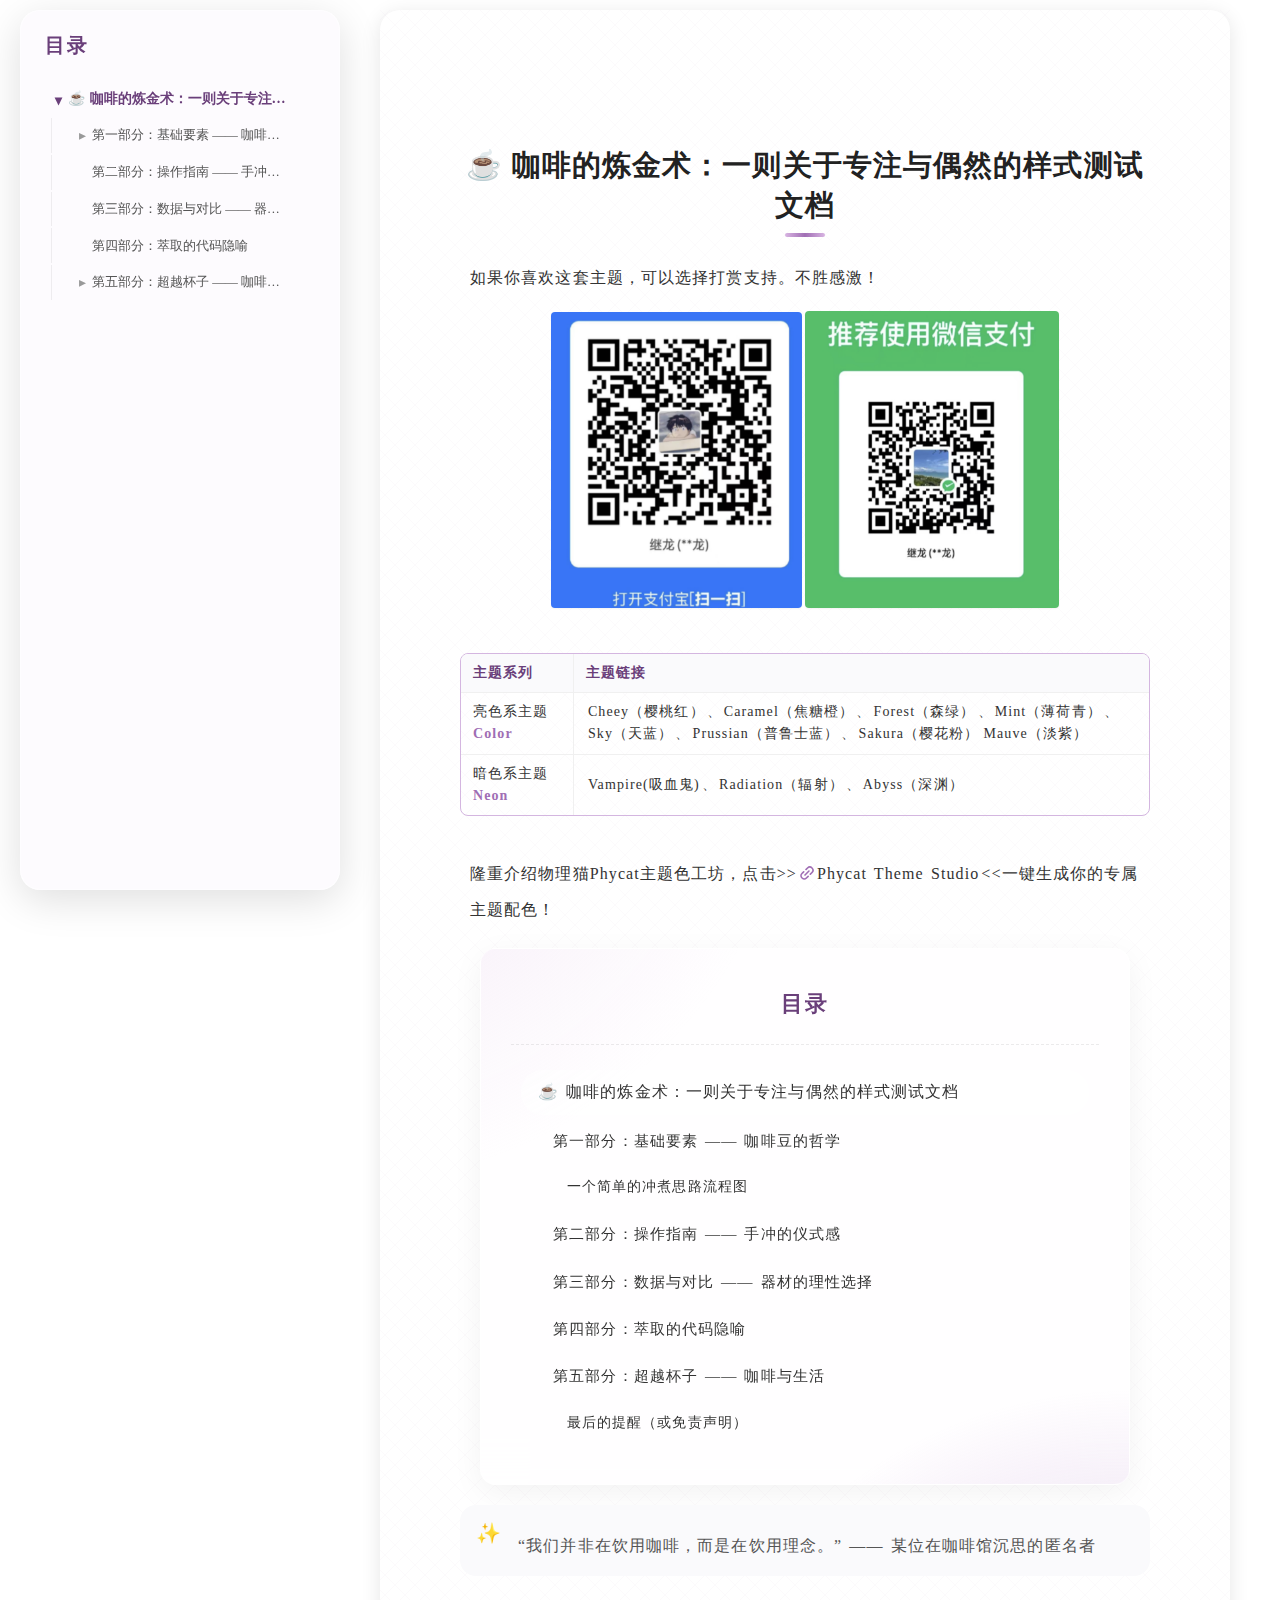
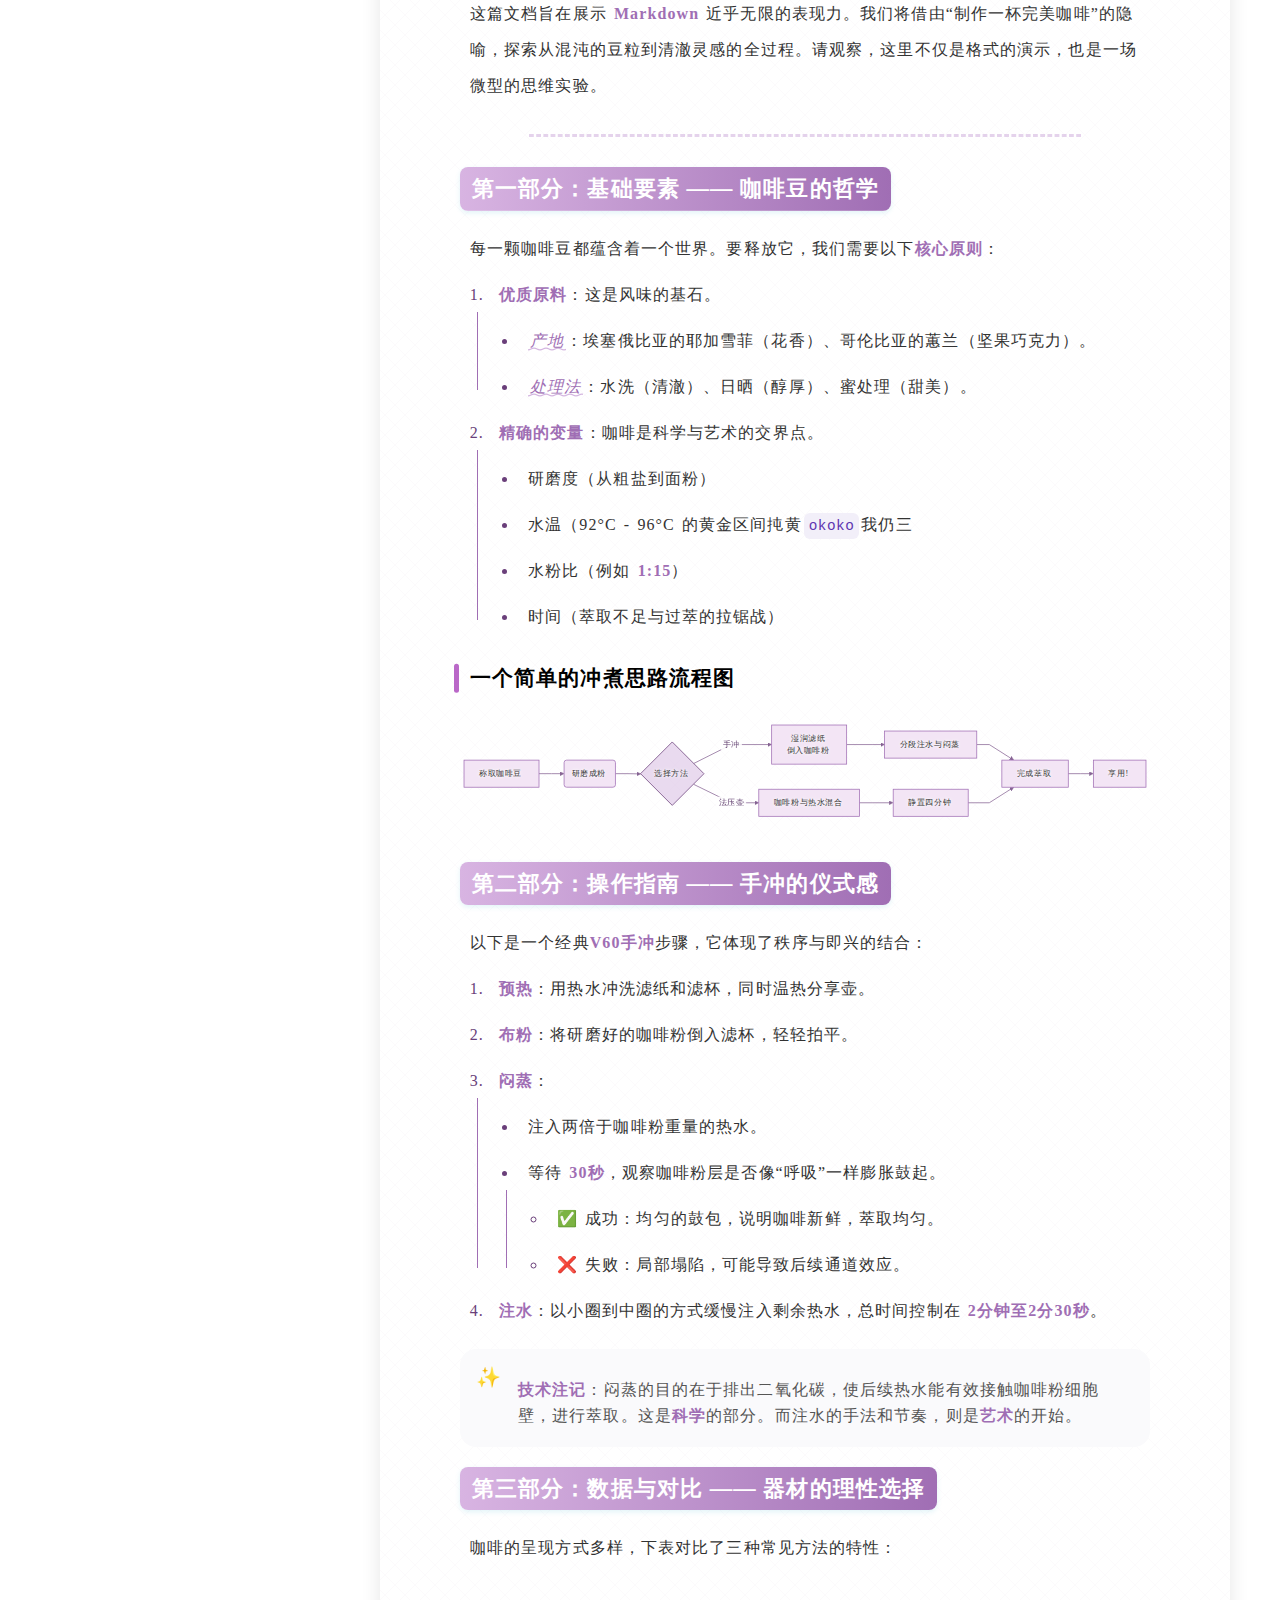
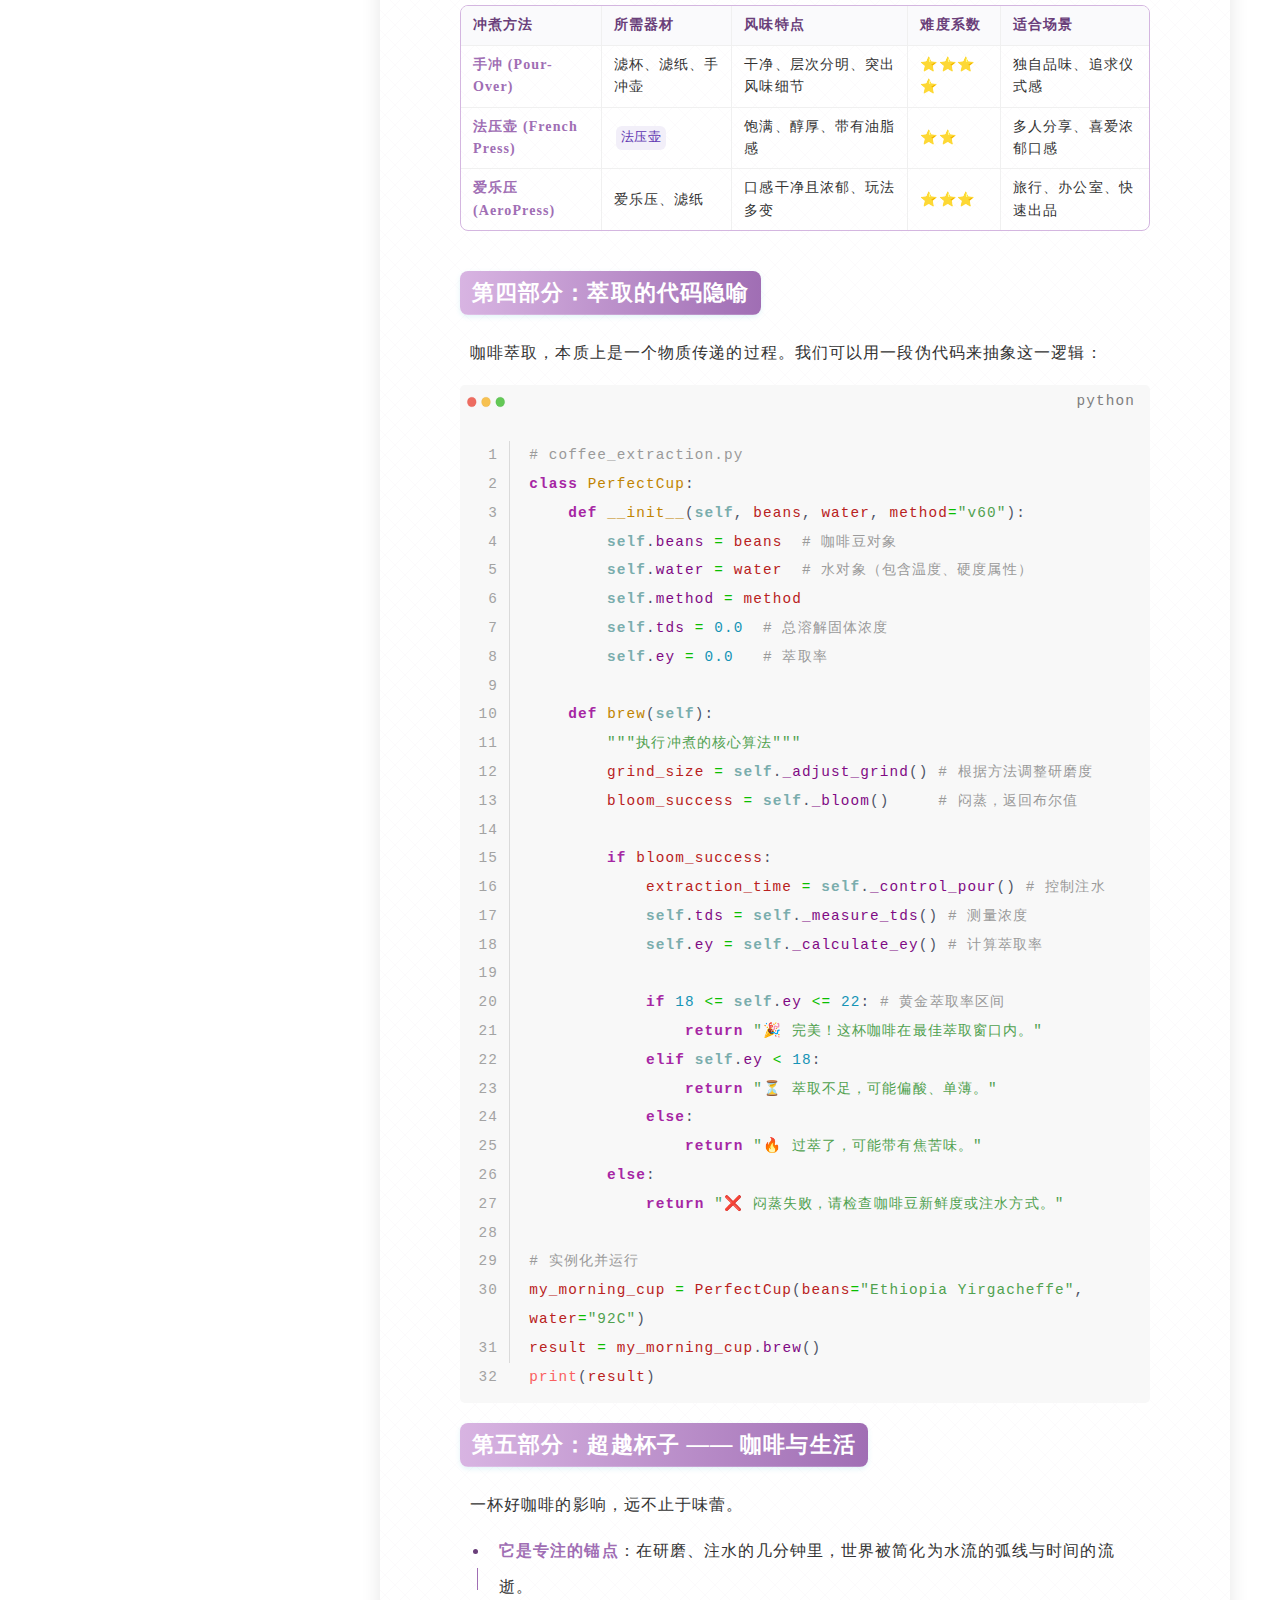
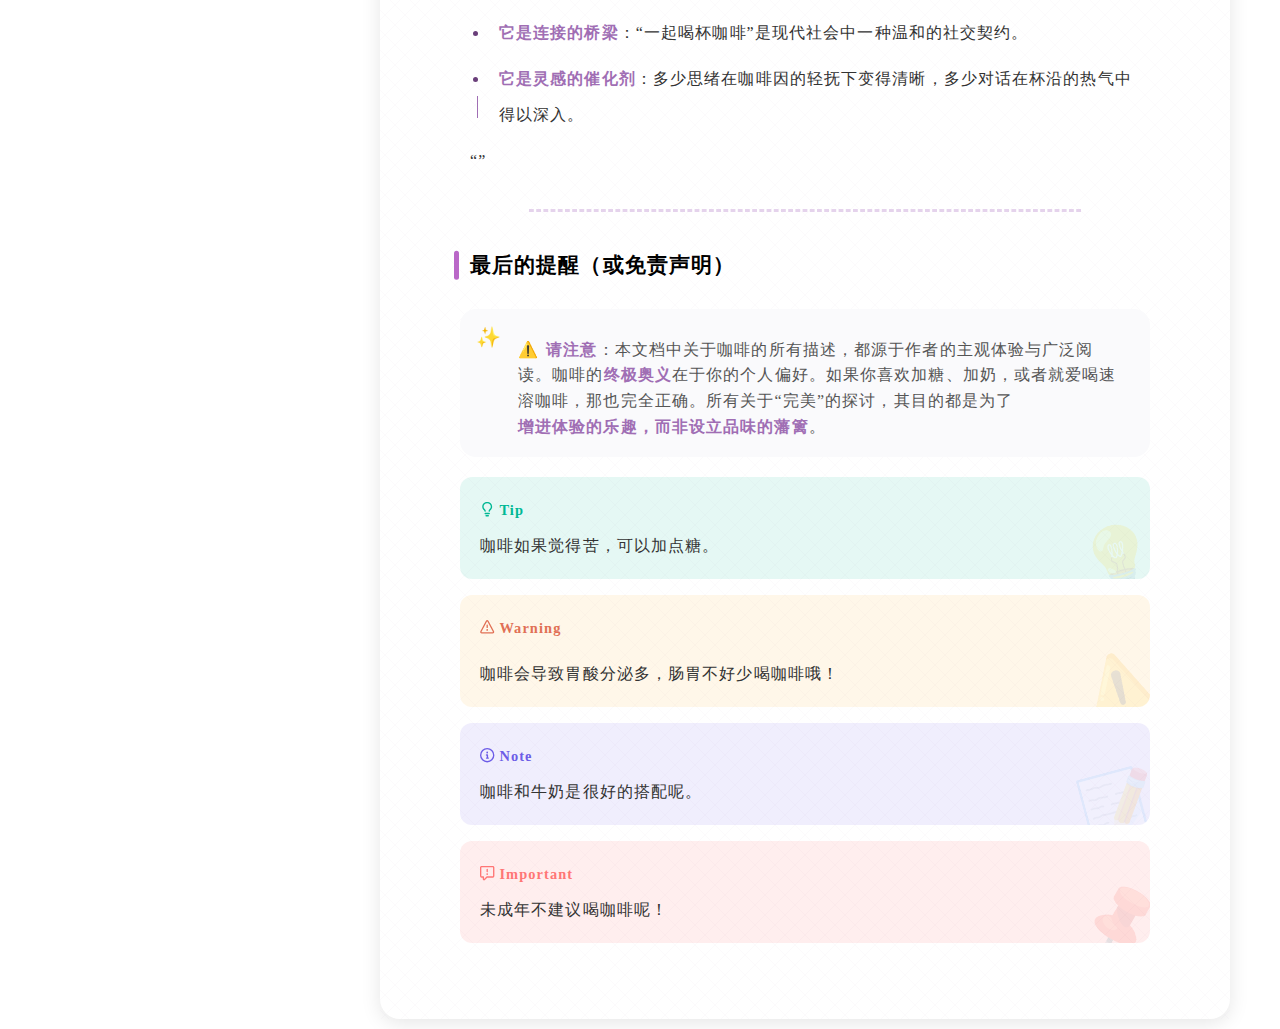
<file: demo/demo-mauve.html>
<!doctype html>
<html>
<head>
<meta charset='UTF-8'><meta name='viewport' content='width=device-width initial-scale=1'><style type='text/css'>html {overflow-x: initial !important;}</style>
<style type='text/css'  id="style-mermaid">:root { --mermaid-theme: default; --mermaid-sequence-numbers: off; --mermaid-flowchart-curve: linear; --mermaid--gantt-left-padding: 75; --sequence-theme: simple; }
.privacy { display: none; }

</style>
<style type='text/css'  id="style-base">:root { --bg-color: #ffffff; --text-color: #333333; --select-text-bg-color: #B5D6FC; --select-text-font-color: auto; --monospace: "Lucida Console",Consolas,"Courier",monospace; --title-bar-height: 20px; }
.mac-os-11 { --title-bar-height: 28px; }
html { font-size: 14px; background-color: var(--bg-color); color: var(--text-color); font-family: "Helvetica Neue", Helvetica, Arial, "Segoe UI Emoji", "SF Pro", sans-serif; -webkit-font-smoothing: antialiased; }
h1, h2, h3, h4, h5 { white-space: pre-wrap; }
body { margin: 0px; padding: 0px; height: auto; inset: 0px; font-size: 1rem; line-height: 1.42857; overflow-x: hidden; background: inherit; }
iframe { margin: auto; }
a.url { word-break: break-all; }
a:active, a:hover { outline: 0px; }
.in-text-selection, ::selection { text-shadow: none; background: var(--select-text-bg-color); color: var(--select-text-font-color); }
#write { margin: 0px auto; height: auto; width: inherit; word-break: normal; overflow-wrap: break-word; position: relative; white-space: normal; overflow-x: visible; padding-top: 36px; }
#write.first-line-indent p { text-indent: 2em; }
#write.first-line-indent li p, #write.first-line-indent p *, #write.first-line-indent svg * { text-indent: 0px; }
#write.first-line-indent li { margin-left: 2em; }
.for-image #write { padding-left: 8px; padding-right: 8px; }
body.typora-export { padding-left: 30px; padding-right: 30px; }
.typora-export .footnote-line, .typora-export li, .typora-export p { white-space: pre-wrap; }
.typora-export .task-list-item input { pointer-events: none; }
@media screen and (max-width: 500px) {
  body.typora-export { padding-left: 0px; padding-right: 0px; }
  #write { padding-left: 20px; padding-right: 20px; }
}
#write li > figure:last-child { margin-bottom: 0.5rem; }
#write ol, #write ul { position: relative; }
img { max-width: 100%; vertical-align: middle; image-orientation: from-image; }
button, input, select, textarea { color: inherit; font: inherit; }
input[type="checkbox"], input[type="radio"] { line-height: normal; padding: 0px; }
*, ::after, ::before { box-sizing: border-box; }
#write h1, #write h2, #write h3, #write h4, #write h5, #write h6, #write p, #write pre { width: inherit; position: relative; }
#write svg h1, #write svg h2, #write svg h3, #write svg h4, #write svg h5, #write svg h6, #write svg p { position: static; }
.nodeLabel p { padding-right: 2px; padding-left: 2px; }
.typora-export .nodeLabel p { padding-right: 0px; padding-left: 0px; }
foreignobject { overflow: visible; }
p { line-height: inherit; }
h1, h2, h3, h4, h5, h6 { break-after: avoid-page; break-inside: avoid; orphans: 4; }
p { orphans: 4; }
li p { orphans: 1; }
h1 { font-size: 2rem; }
h2 { font-size: 1.8rem; }
h3 { font-size: 1.6rem; }
h4 { font-size: 1.4rem; }
h5 { font-size: 1.2rem; }
h6 { font-size: 1rem; }
.md-math-block, .md-rawblock, h1, h2, h3, h4, h5, h6, p { margin-top: 1rem; margin-bottom: 1rem; }
.hidden { display: none; }
.md-blockmeta { color: rgb(204, 204, 204); font-weight: 700; font-style: italic; }
a { cursor: pointer; }
sup.md-footnote { padding: 2px 4px; background-color: rgba(238, 238, 238, 0.7); color: rgb(85, 85, 85); border-radius: 4px; cursor: pointer; }
sup.md-footnote a, sup.md-footnote a:hover { color: inherit; text-transform: inherit; text-decoration: inherit; }
#write input[type="checkbox"] { cursor: pointer; width: inherit; height: inherit; }
figure { overflow-x: auto; margin: 1.2em 0px; max-width: calc(100% + 16px); padding: 0px; }
figure > table { margin: 0px; }
thead, tr { break-inside: avoid; break-after: auto; }
thead { display: table-header-group; }
table { border-collapse: collapse; border-spacing: 0px; width: 100%; overflow: auto; break-inside: auto; text-align: left; }
table.md-table td { min-width: 32px; }
.CodeMirror-gutters { border-right: 0px; background-color: inherit; }
.CodeMirror-linenumber { user-select: none; }
.CodeMirror { text-align: left; }
.CodeMirror-placeholder { opacity: 0.3; }
.CodeMirror pre { padding: 0px 4px; }
.CodeMirror-lines { padding: 0px; }
div.hr:focus { cursor: none; }
#write pre { white-space: pre-wrap; }
#write.fences-no-line-wrapping pre { white-space: pre; }
#write pre.ty-contain-cm { white-space: normal; }
.CodeMirror-gutters { margin-right: 4px; }
.md-fences { font-size: 0.9rem; display: block; break-inside: avoid; text-align: left; overflow: visible; white-space: pre; background: inherit; position: relative !important; }
.md-fences-adv-panel { width: 100%; margin-top: 10px; text-align: center; padding-top: 0px; padding-bottom: 8px; overflow-x: auto; }
#write .md-fences.mock-cm { white-space: pre-wrap; }
.md-fences.md-fences-with-lineno { padding-left: 0px; }
#write.fences-no-line-wrapping .md-fences.mock-cm { white-space: pre; overflow-x: auto; }
.md-fences.mock-cm.md-fences-with-lineno { padding-left: 8px; }
.CodeMirror-line, twitterwidget { break-inside: avoid; }
svg { break-inside: avoid; }
.footnotes { opacity: 0.8; font-size: 0.9rem; margin-top: 1em; margin-bottom: 1em; }
.footnotes + .footnotes { margin-top: 0px; }
.md-reset { margin: 0px; padding: 0px; border: 0px; outline: 0px; vertical-align: top; background: 0px 0px; text-decoration: none; text-shadow: none; float: none; position: static; width: auto; height: auto; white-space: nowrap; cursor: inherit; -webkit-tap-highlight-color: transparent; line-height: normal; font-weight: 400; text-align: left; box-sizing: content-box; direction: ltr; }
li div { padding-top: 0px; }
blockquote { margin: 1rem 0px; }
li .mathjax-block, li p { margin: 0.5rem 0px; }
li blockquote { margin: 1rem 0px; }
li { margin: 0px; position: relative; }
blockquote > :last-child { margin-bottom: 0px; }
blockquote > :first-child, li > :first-child { margin-top: 0px; }
.footnotes-area { color: rgb(136, 136, 136); margin-top: 0.714rem; padding-bottom: 0.143rem; white-space: normal; }
#write .footnote-line { white-space: pre-wrap; }
@media print {
  body, html { border: 1px solid transparent; height: 99%; break-after: avoid; break-before: avoid; font-variant-ligatures: no-common-ligatures; }
  #write { margin-top: 0px; border-color: transparent !important; padding-top: 0px !important; padding-bottom: 0px !important; }
  .typora-export * { -webkit-print-color-adjust: exact; }
  .typora-export #write { break-after: avoid; }
  .typora-export #write::after { height: 0px; }
  .is-mac table { break-inside: avoid; }
  #write > p:nth-child(1) { margin-top: 0px; }
  .typora-export-show-outline .typora-export-sidebar { display: none; }
  figure { overflow-x: visible; }
}
.footnote-line { margin-top: 0.714em; font-size: 0.7em; }
a img, img a { cursor: pointer; }
pre.md-meta-block { font-size: 0.8rem; min-height: 0.8rem; white-space: pre-wrap; background: rgb(204, 204, 204); display: block; overflow-x: hidden; }
p > .md-image:only-child:not(.md-img-error) img, p > img:only-child { display: block; margin: auto; }
#write.first-line-indent p > .md-image:only-child:not(.md-img-error) img { left: -2em; position: relative; }
p > .md-image:only-child { display: inline-block; width: 100%; }
#write .MathJax_Display { margin: 0.8em 0px 0px; }
.md-math-block { width: 100%; }
.md-math-block:not(:empty)::after { display: none; }
.MathJax_ref { fill: currentcolor; }
[contenteditable="true"]:active, [contenteditable="true"]:focus, [contenteditable="false"]:active, [contenteditable="false"]:focus { outline: 0px; box-shadow: none; }
.md-task-list-item { position: relative; list-style-type: none; }
.task-list-item.md-task-list-item { padding-left: 0px; }
.md-task-list-item > input { position: absolute; top: 0px; left: 0px; margin-left: -1.2em; margin-top: calc(1em - 10px); border: none; }
.math { font-size: 1rem; }
.md-toc { min-height: 3.58rem; position: relative; font-size: 0.9rem; border-radius: 10px; }
.md-toc-content { position: relative; margin-left: 0px; }
.md-toc-content::after, .md-toc::after { display: none; }
.md-toc-item { display: block; color: rgb(65, 131, 196); }
.md-toc-item a { text-decoration: none; }
.md-toc-inner:hover { text-decoration: underline; }
.md-toc-inner { display: inline-block; cursor: pointer; }
.md-toc-h1 .md-toc-inner { margin-left: 0px; font-weight: 700; }
.md-toc-h2 .md-toc-inner { margin-left: 2em; }
.md-toc-h3 .md-toc-inner { margin-left: 4em; }
.md-toc-h4 .md-toc-inner { margin-left: 6em; }
.md-toc-h5 .md-toc-inner { margin-left: 8em; }
.md-toc-h6 .md-toc-inner { margin-left: 10em; }
@media screen and (max-width: 48em) {
  .md-toc-h3 .md-toc-inner { margin-left: 3.5em; }
  .md-toc-h4 .md-toc-inner { margin-left: 5em; }
  .md-toc-h5 .md-toc-inner { margin-left: 6.5em; }
  .md-toc-h6 .md-toc-inner { margin-left: 8em; }
}
a.md-toc-inner { font-size: inherit; font-style: inherit; font-weight: inherit; line-height: inherit; }
.footnote-line a:not(.reversefootnote) { color: inherit; }
.reversefootnote { font-family: ui-monospace, sans-serif; }
.md-attr { display: none; }
.md-fn-count::after { content: "."; }
code, pre, samp, tt { font-family: var(--monospace); }
kbd { margin: 0px 0.1em; padding: 0.1em 0.6em; font-size: 0.8em; color: rgb(36, 39, 41); background: rgb(255, 255, 255); border: 1px solid rgb(173, 179, 185); border-radius: 3px; box-shadow: rgba(12, 13, 14, 0.2) 0px 1px 0px, rgb(255, 255, 255) 0px 0px 0px 2px inset; white-space: nowrap; vertical-align: middle; }
.md-comment { color: rgb(162, 127, 3); opacity: 0.6; font-family: var(--monospace); }
code { text-align: left; vertical-align: initial; }
a.md-print-anchor { white-space: pre !important; border-width: initial !important; border-style: none !important; border-color: initial !important; display: inline-block !important; position: absolute !important; width: 1px !important; right: 0px !important; outline: 0px !important; background: 0px 0px !important; text-decoration: initial !important; text-shadow: initial !important; }
.os-windows.monocolor-emoji .md-emoji { font-family: "Segoe UI Symbol", sans-serif; }
.md-diagram-panel > svg { max-width: 100%; }
[lang="flow"] svg, [lang="mermaid"] svg { max-width: 100%; height: auto; }
[lang="mermaid"] .node text { font-size: 1rem; }
table tr th { border-bottom: 0px; }
video { max-width: 100%; display: block; margin: 0px auto; }
iframe { max-width: 100%; width: 100%; border: none; }
.highlight td, .highlight tr { border: 0px; }
mark { background: rgb(255, 255, 0); color: rgb(0, 0, 0); }
.md-html-inline .md-plain, .md-html-inline strong, mark .md-inline-math, mark strong { color: inherit; }
.md-expand mark .md-meta { opacity: 0.3 !important; }
mark .md-meta { color: rgb(0, 0, 0); }
@media print {
  .typora-export h1, .typora-export h2, .typora-export h3, .typora-export h4, .typora-export h5, .typora-export h6 { break-inside: avoid; }
}
.md-diagram-panel .messageText { stroke: none !important; }
.md-diagram-panel .start-state { fill: var(--node-fill); }
.md-diagram-panel .edgeLabel rect { opacity: 1 !important; }
.md-fences.md-fences-math { font-size: 1em; }
.md-fences-advanced:not(.md-focus) { padding: 0px; white-space: nowrap; border: 0px; }
.md-fences-advanced:not(.md-focus) { background: inherit; }
.mermaid-svg { margin: auto; }
.typora-export-show-outline .typora-export-content { max-width: 1440px; margin: auto; display: flex; flex-direction: row; }
.typora-export-sidebar { width: 300px; font-size: 0.8rem; margin-top: 80px; margin-right: 18px; }
.typora-export-show-outline #write { --webkit-flex: 2; flex: 2 1 0%; }
.typora-export-sidebar .outline-content { position: fixed; top: 0px; max-height: 100%; overflow: hidden auto; padding-bottom: 30px; padding-top: 60px; width: 300px; }
@media screen and (max-width: 1024px) {
  .typora-export-sidebar, .typora-export-sidebar .outline-content { width: 240px; }
}
@media screen and (max-width: 800px) {
  .typora-export-sidebar { display: none; }
}
.outline-content li, .outline-content ul { margin-left: 0px; margin-right: 0px; padding-left: 0px; padding-right: 0px; list-style: none; overflow-wrap: anywhere; }
.outline-content ul { margin-top: 0px; margin-bottom: 0px; }
.outline-content strong { font-weight: 400; }
.outline-expander { width: 1rem; height: 1.42857rem; position: relative; display: table-cell; vertical-align: middle; cursor: pointer; padding-left: 4px; }
.outline-expander::before { content: ""; position: relative; font-family: Ionicons; display: inline-block; font-size: 8px; vertical-align: middle; }
.outline-item { padding-top: 3px; padding-bottom: 3px; cursor: pointer; }
.outline-expander:hover::before { content: ""; }
.outline-h1 > .outline-item { padding-left: 0px; }
.outline-h2 > .outline-item { padding-left: 1em; }
.outline-h3 > .outline-item { padding-left: 2em; }
.outline-h4 > .outline-item { padding-left: 3em; }
.outline-h5 > .outline-item { padding-left: 4em; }
.outline-h6 > .outline-item { padding-left: 5em; }
.outline-label { cursor: pointer; display: table-cell; vertical-align: middle; text-decoration: none; color: inherit; }
.outline-label:hover { text-decoration: underline; }
.outline-item:hover { border-color: rgb(245, 245, 245); background-color: var(--item-hover-bg-color); }
.outline-item:hover { margin-left: -28px; margin-right: -28px; border-left: 28px solid transparent; border-right: 28px solid transparent; }
.outline-item-single .outline-expander::before, .outline-item-single .outline-expander:hover::before { display: none; }
.outline-item-open > .outline-item > .outline-expander::before { content: ""; }
.outline-children { display: none; }
.info-panel-tab-wrapper { display: none; }
.outline-item-open > .outline-children { display: block; }
.typora-export .outline-item { padding-top: 1px; padding-bottom: 1px; }
.typora-export .outline-item:hover { margin-right: -8px; border-right: 8px solid transparent; }
.typora-export .outline-expander::before { content: "+"; font-family: inherit; top: -1px; }
.typora-export .outline-expander:hover::before, .typora-export .outline-item-open > .outline-item > .outline-expander::before { content: "−"; }
.typora-export-collapse-outline .outline-children { display: none; }
.typora-export-collapse-outline .outline-item-open > .outline-children, .typora-export-no-collapse-outline .outline-children { display: block; }
.typora-export-no-collapse-outline .outline-expander::before { content: "" !important; }
.typora-export-show-outline .outline-item-active > .outline-item .outline-label { font-weight: 700; }
.md-inline-math-container mjx-container { zoom: 0.95; }
mjx-container { break-inside: avoid; }
.md-alert.md-alert-note { border-left-color: rgb(9, 105, 218); }
.md-alert.md-alert-important { border-left-color: rgb(130, 80, 223); }
.md-alert.md-alert-warning { border-left-color: rgb(154, 103, 0); }
.md-alert.md-alert-tip { border-left-color: rgb(31, 136, 61); }
.md-alert.md-alert-caution { border-left-color: rgb(207, 34, 46); }
.md-alert { padding: 0px 1em; margin-bottom: 16px; color: inherit; border-left: 0.25em solid rgb(0, 0, 0); }
.md-alert-text-note { color: rgb(9, 105, 218); }
.md-alert-text-important { color: rgb(130, 80, 223); }
.md-alert-text-warning { color: rgb(154, 103, 0); }
.md-alert-text-tip { color: rgb(31, 136, 61); }
.md-alert-text-caution { color: rgb(207, 34, 46); }
.md-alert-text { font-size: 0.9rem; font-weight: 700; }
.md-alert-text svg { fill: currentcolor; position: relative; top: 0.125em; margin-right: 1ch; overflow: visible; }
.md-alert-text-container::after { content: attr(data-text); text-transform: capitalize; pointer-events: none; margin-right: 1ch; }

</style>
<style type='text/css'  id="style-codemirror">.CodeMirror { height: auto; }
.CodeMirror.cm-s-inner { background: inherit; }
.CodeMirror-scroll { overflow: auto hidden; z-index: 3; }
.CodeMirror-gutter-filler, .CodeMirror-scrollbar-filler { background-color: rgb(255, 255, 255); }
.CodeMirror-gutters { border-right: 1px solid rgb(221, 221, 221); background: inherit; white-space: nowrap; }
.CodeMirror-linenumber { padding: 0px 3px 0px 5px; text-align: right; color: rgb(153, 153, 153); }
.cm-s-inner .cm-keyword { color: rgb(119, 0, 136); }
.cm-s-inner .cm-atom, .cm-s-inner.cm-atom { color: rgb(34, 17, 153); }
.cm-s-inner .cm-number { color: rgb(17, 102, 68); }
.cm-s-inner .cm-def { color: rgb(0, 0, 255); }
.cm-s-inner .cm-variable { color: rgb(0, 0, 0); }
.cm-s-inner .cm-variable-2 { color: rgb(0, 85, 170); }
.cm-s-inner .cm-variable-3 { color: rgb(0, 136, 85); }
.cm-s-inner .cm-string { color: rgb(170, 17, 17); }
.cm-s-inner .cm-property { color: rgb(0, 0, 0); }
.cm-s-inner .cm-operator { color: rgb(152, 26, 26); }
.cm-s-inner .cm-comment, .cm-s-inner.cm-comment { color: rgb(170, 85, 0); }
.cm-s-inner .cm-string-2 { color: rgb(255, 85, 0); }
.cm-s-inner .cm-meta { color: rgb(85, 85, 85); }
.cm-s-inner .cm-qualifier { color: rgb(85, 85, 85); }
.cm-s-inner .cm-builtin { color: rgb(51, 0, 170); }
.cm-s-inner .cm-bracket { color: rgb(153, 153, 119); }
.cm-s-inner .cm-tag { color: rgb(17, 119, 0); }
.cm-s-inner .cm-attribute { color: rgb(0, 0, 204); }
.cm-s-inner .cm-header, .cm-s-inner.cm-header { color: rgb(0, 0, 255); }
.cm-s-inner .cm-quote, .cm-s-inner.cm-quote { color: rgb(0, 153, 0); }
.cm-s-inner .cm-hr, .cm-s-inner.cm-hr { color: rgb(153, 153, 153); }
.cm-s-inner .cm-link, .cm-s-inner.cm-link { color: rgb(0, 0, 204); }
.cm-negative { color: rgb(221, 68, 68); }
.cm-positive { color: rgb(34, 153, 34); }
.cm-header, .cm-strong { font-weight: 700; }
.cm-del { text-decoration: line-through; }
.cm-em { font-style: italic; }
.cm-link { text-decoration: underline; }
.cm-error { color: red; }
.cm-invalidchar { color: red; }
.cm-constant { color: rgb(38, 139, 210); }
.cm-defined { color: rgb(181, 137, 0); }
div.CodeMirror span.CodeMirror-matchingbracket { color: rgb(0, 255, 0); }
div.CodeMirror span.CodeMirror-nonmatchingbracket { color: rgb(255, 34, 34); }
.cm-s-inner .CodeMirror-activeline-background { background: inherit; }
.CodeMirror { position: relative; overflow: hidden; }
.CodeMirror-scroll { height: 100%; outline: 0px; position: relative; box-sizing: content-box; background: inherit; }
.CodeMirror-sizer { position: relative; }
.CodeMirror-gutter-filler, .CodeMirror-hscrollbar, .CodeMirror-scrollbar-filler, .CodeMirror-vscrollbar { position: absolute; z-index: 6; display: none; outline: 0px; }
.CodeMirror-vscrollbar { right: 0px; top: 0px; overflow: hidden; }
.CodeMirror-hscrollbar { bottom: 0px; left: 0px; overflow: auto hidden; }
.CodeMirror-scrollbar-filler { right: 0px; bottom: 0px; }
.CodeMirror-gutter-filler { left: 0px; bottom: 0px; }
.CodeMirror-gutters { position: absolute; left: 0px; top: 0px; padding-bottom: 10px; z-index: 3; overflow-y: hidden; }
.CodeMirror-gutter { white-space: normal; height: 100%; box-sizing: content-box; padding-bottom: 30px; margin-bottom: -32px; display: inline-block; }
.CodeMirror-gutter-wrapper { position: absolute; z-index: 4; background: 0px 0px !important; border: none !important; }
.CodeMirror-gutter-background { position: absolute; top: 0px; bottom: 0px; z-index: 4; }
.CodeMirror-gutter-elt { position: absolute; cursor: default; z-index: 4; }
.CodeMirror-lines { cursor: text; }
.CodeMirror pre { border-radius: 0px; border-width: 0px; background: 0px 0px; font-family: inherit; font-size: inherit; margin: 0px; white-space: pre; overflow-wrap: normal; color: inherit; z-index: 2; position: relative; overflow: visible; }
.CodeMirror-wrap pre { overflow-wrap: break-word; white-space: pre-wrap; word-break: normal; }
.CodeMirror-code pre { border-right: 30px solid transparent; width: fit-content; }
.CodeMirror-wrap .CodeMirror-code pre { border-right: none; width: auto; }
.CodeMirror-linebackground { position: absolute; inset: 0px; z-index: 0; }
.CodeMirror-linewidget { position: relative; z-index: 2; overflow: auto; }
.CodeMirror-wrap .CodeMirror-scroll { overflow-x: hidden; }
.CodeMirror-measure { position: absolute; width: 100%; height: 0px; overflow: hidden; visibility: hidden; }
.CodeMirror-measure pre { position: static; }
.CodeMirror div.CodeMirror-cursor { position: absolute; visibility: hidden; border-right: none; width: 0px; }
.CodeMirror div.CodeMirror-cursor { visibility: hidden; }
.CodeMirror-focused div.CodeMirror-cursor { visibility: inherit; }
.cm-searching { background: rgba(255, 255, 0, 0.4); }
span.cm-underlined { text-decoration: underline; }
span.cm-strikethrough { text-decoration: line-through; }
.cm-tw-syntaxerror { color: rgb(255, 255, 255); background-color: rgb(153, 0, 0); }
.cm-tw-deleted { text-decoration: line-through; }
.cm-tw-header5 { font-weight: 700; }
.cm-tw-listitem:first-child { padding-left: 10px; }
.cm-tw-box { border-style: solid; border-right-width: 1px; border-bottom-width: 1px; border-left-width: 1px; border-color: inherit; border-top-width: 0px !important; }
.cm-tw-underline { text-decoration: underline; }
@media print {
  .CodeMirror div.CodeMirror-cursor { visibility: hidden; }
}

</style>
<style type='text/css'  id="style-theme_css">html {
  font-size: 16px;
  font-family: "LXGW WenKai";
}


/* 软件内部Markdown样式 */
#write {
  max-width: 950px;
  margin: 0 auto;
  padding: 15px;
  line-height: 2.25;
  color: #000;
  letter-spacing: 1.1px;
  word-break: break-word;
  word-wrap: break-word;
  text-align: left;
  position: relative;
  z-index: 0;
}

/* 新增：使用伪元素实现遮罩背景 */
#write::before {
  content: "";
  position: absolute;
  top: 0;
  left: 0;
  right: 0;
  bottom: 0;
  pointer-events: none;
  z-index: -1;
  background-color: var(--element-color);
  opacity: 0.12;
  -webkit-mask-image: var(--bg-style);
  mask-image: var(--bg-style);
  -webkit-mask-size: 20px 20px;
  mask-size: 20px 20px;
  -webkit-mask-repeat: repeat;
  mask-repeat: repeat;
  -webkit-mask-position: center;
  mask-position: center;
}

#write p {
  color: #333;
  margin: 10px 10px;
  font-family: Optima-Regular, Optima, "LXGW WenKai", PingFangSC-light, PingFangTC-light,
    "PingFang SC", Cambria, Cochin, Georgia, Times, "Times New Roman", serif;
  font-size: 1rem;
  word-spacing: 2px;
}

#write h3.md-heading:after,
h4.md-heading:after,
h5.md-heading:after,
h6.md-heading:after {
  content: " ";
  display: inline-block;
  height: 2em;
  width: 2em;
  vertical-align: top;
  margin-left: -2px;
  background-color: var(--element-color-shallow);
  -webkit-mask-repeat: no-repeat;
  -webkit-mask-position: center;
  -webkit-mask-size: 24px 24px;
  mask-repeat: no-repeat;
  mask-position: center;
  mask-size: 24px 24px;
}

#write h3.md-heading:after {
  -webkit-mask-image: var(--h3-icon-shape);
  mask-image: var(--h3-icon-shape);
}

#write h4.md-heading:after {
  -webkit-mask-image: var(--h4-icon-shape);
  mask-image: var(--h4-icon-shape);
}

#write h5.md-heading:after {
  -webkit-mask-image: var(--h5-icon-shape);
  mask-image: var(--h5-icon-shape);
}

#write h6.md-heading:after {
  -webkit-mask-image: var(--h6-icon-shape);
  mask-image: var(--h6-icon-shape);
}

/* ================= H1 标题样式优化 (方案 1: 经典短线 - 常驻显示 - 修复编辑bug) ================= */

#write h1 {
    text-align: center;
    font-size: 1.8rem;
    font-weight: bold;
    margin: 1em auto 0.8em;
    line-height: 1.4;
    
    /* [关键修复] 使用 fit-content 代替 table */
    /* table 属性会导致空标题在编辑模式下无法获取光标焦点 */
    /* fit-content 既能实现宽度自适应，又能保持正常的编辑体验 */
    width: fit-content; 
    
    /* [修复 Bug] 添加最小宽度和最小高度，确保空内容时也有足够大的点击区域 */
    min-width: 120px;
    min-height: 1.4em; /* 确保有一行文字的高度 */
    
    color: #222;
    position: relative;
    padding-bottom: 12px; /* 增加底部空间给线条 */
    
    transition: color 0.3s ease, transform 0.3s ease;
    border-bottom: none; /* 清除默认下划线 */
}

/* 底部线条 (伪元素) */
#write h1::after {
    content: '';
    position: absolute;
    bottom: 0;
    left: 50%;
    
    /* [核心设计] 初始宽度：40px (常驻精致短线) */
    width: 40px; 
    height: 4px;
    border-radius: 4px;
    
    /* [优化] 使用主题定义的 H2 渐变背景 (色彩饱满且对称) */
    background: var(--head-title-h2-background);
    background-size: 100% auto; 
    
    /* 居中定位 */
    transform: translateX(-50%);
    
    /* 动效过渡 */
    transition: width 0.4s cubic-bezier(0.25, 0.8, 0.25, 1);
}

/* Hover 交互效果 */
/* 只有当标题没有处于输入焦点时，悬停才上浮 */
#write h1:not(.md-focus):hover {
  color: var(--head-title-color);
  transform: translateY(-2px);
}

#write h1:hover::after {
    /* Hover 时展开至 100% */
    width: 100%; 
}
/* H2 */
#write h2 {
  color: var(--head-title-h2-color);
  font-size: 1.4rem;
  line-height: 1.5;
  width: fit-content;
  font-weight: bold;
  margin: 20px 0;
  padding: 5px 12px;
  border-radius: 8px;
  background: var(--head-title-h2-background);
  background-size: 200% auto;
  background-position: 0% center;
  box-shadow: 0 2px 5px rgba(61, 184, 211, 0.15);
  transition: background-position 0.5s ease-out, transform 0.4s ease, box-shadow 0.4s ease;
}

#write h2:hover {
  background-position: 100% center;
  transform: scale(1.01);
  box-shadow: 0 8px 20px rgba(61, 184, 211, 0.35);
}

/* H3 */
#write h3 {
  position: relative;
  width: fit-content;
  margin: 20px 0;
  text-align: left;
  font-size: 1.3rem;
  padding-left: 10px;
  transition: all 0.3s cubic-bezier(0.25, 0.8, 0.25, 1);
}

#write h3 {
  position: relative;
  width: fit-content;
  margin: 20px 0;
  text-align: left;
  font-size: 1.3rem;
  padding-left: 10px;
  transition: all 0.3s cubic-bezier(0.25, 0.8, 0.25, 1);
}

#write h3::before {
  content: '';
  position: absolute;
  left: -6px;
  top: 50%;
  transform: translateY(-50%);
  width: 5px;
  height: 61%;
  border-radius: 4px;
  background-color: var(--head-title-color);
  transition: all 0.3s cubic-bezier(0.25, 0.8, 0.25, 1);
}

#write h3 span {
  border-bottom: 2px hidden var(--head-title-color);
  transition: color 0.3s ease;
}

#write h3:hover {
  padding-left: 18px;
  color: var(--head-title-color);
  cursor: pointer;
}

#write h3:hover::before {
  height: 66%;
  background-color: var(--head-title-color);
  width: 7px;
}

/* H4~H6 */
#write h4,
#write h5,
#write h6 {
  transition: color 0.3s ease, transform 0.3s ease;
}

#write h4::before,
#write h5::before,
#write h6::before {
  transition: all 0.3s cubic-bezier(0.34, 1.56, 0.64, 1);
}

/* H4 */
#write h4 {
  margin: 20px 0;
  font-size: 1.15rem;
  text-align: left;
}

#write h4::before {
  content: "";
  margin-right: 7px;
  display: inline-block;
  background-color: var(--head-title-color);
  width: 10px;
  height: 10px;
  border-radius: 100%;
  border: var(--head-title-color) 1px solid;
  vertical-align: inherit;
}

#write h4:hover::before {
  transform: scale(1.3);
  box-shadow: 0 0 0 4px var(--element-color-soo-shallow);
}

/* H5 */
#write h5 {
  margin: 23px 0;
  font-size: 1.1rem;
  text-align: left;
}

#write h5::before {
  content: "";
  margin-right: 7px;
  display: inline-block;
  background-color: #ffffff;
  width: 10px;
  height: 10px;
  border-radius: 100%;
  border: var(--head-title-color) 2px solid;
  vertical-align: inherit;
  box-sizing: border-box;
}

#write h5:hover::before {
  background-color: var(--head-title-color);
  transform: scale(1.2);
  box-shadow: 0 0 0 3px var(--element-color-soo-shallow);
}

/* H6 */
#write h6 {
  margin: 23px 0;
  font-size: 1.1rem;
  text-align: left;
}

#write h6::before {
  content: "-";
  color: var(--head-title-color);
  margin-right: 7px;
  display: inline-block;
  vertical-align: inherit;
}

#write h6:hover::before {
  transform: scaleX(1.8) translateX(1px);
  font-weight: bold;
}

#write h4:hover,
#write h5:hover,
#write h6:hover {
  color: var(--element-color-deep);
  transform: translateX(6px);
}

#write {
  counter-reset: h1;
}

h1 {
  counter-reset: h2;
}

h2 {
  counter-reset: h3;
}

h3 {
  counter-reset: h4;
}

h4 {
  counter-reset: h5;
}

h5 {
  counter-reset: h6;
}

.sidebar-content {
  counter-reset: h1
}

.outline-content {
  counter-reset: h1
}

.outline-h1 {
  counter-reset: h2
}

.outline-h2 {
  counter-reset: h3
}

.outline-h3 {
  counter-reset: h4
}

.outline-h4 {
  counter-reset: h5
}

.outline-h5 {
  counter-reset: h6
}



.md-toc-content {
  counter-reset: h1toc
}

.md-toc-h1 {
  counter-reset: h2toc
}

.md-toc-h2 {
  counter-reset: h3toc
}

.md-toc-h3 {
  counter-reset: h4toc
}

.md-toc-h4 {
  counter-reset: h5toc
}

.md-toc-h5 {
  counter-reset: h6toc
}


#write h1:before {
  counter-increment: h1;
  content: var(--autonum-h1);
}

#outline-content li.outline-h1>div>span.outline-label:before {
  counter-increment: h1;
  content: var(--autonum-h1);
}

.outline-content .outline-h1>.outline-item>.outline-label:before {
  counter-increment: h1;
  content: var(--autonum-h1);
}

#write span.md-toc-item.md-toc-h1>a:before {
  counter-increment: h1toc;
  content: var(--autonum-h1toc);
}

#write h2:before {
  counter-increment: h2;
  content: var(--autonum-h2);
  color: var(--head-title-h2-color);
}

.outline-content .outline-h2>.outline-item>.outline-label:before {
  counter-increment: h2;
  content: var(--autonum-h2);
}

li.outline-h2>div>a.outline-label:before {
  counter-increment: h2;
  content: var(--autonum-h2);
}

#write span.md-toc-item.md-toc-h2>a:before {
  counter-increment: h2toc;
  content: var(--autonum-h2toc);
}


#write h3>span:first-of-type::before {
  counter-increment: h3;
  content: var(--autonum-h3);
  color: var(--element-color);
}

#outline-content li.outline-h3>div>span.outline-label:before {
  counter-increment: h3;
  content: var(--autonum-h3);
}

.outline-content .outline-h3>.outline-item>.outline-label:before {
  counter-increment: h3;
  content: var(--autonum-h3);
}

#write span.md-toc-item.md-toc-h3>a:before {
  counter-increment: h3toc;
  content: var(--autonum-h3toc);
}


#write h4>span:first-of-type::before {
  counter-increment: h4;
  content: var(--autonum-h4);
  color: var(--element-color);
}

#outline-content li.outline-h4>div>span.outline-label:before {
  counter-increment: h4;
  content: var(--autonum-h4);
}

.outline-content .outline-h4>.outline-item>.outline-label:before {
  counter-increment: h4;
  content: var(--autonum-h4);
}

#write span.md-toc-item.md-toc-h4>a:before {
  counter-increment: h4toc;
  content: var(--autonum-h4toc);
}


#write h5>span:first-of-type::before {
  counter-increment: h5;
  content: var(--autonum-h5);
  color: var(--element-color);
}

#outline-content li.outline-h5>div>span.outline-label:before {
  counter-increment: h5;
  content: var(--autonum-h5);
}

.outline-content .outline-h5>.outline-item>.outline-label:before {
  counter-increment: h5;
  content: var(--autonum-h5);
}

#write span.md-toc-item.md-toc-h5>a:before {
  counter-increment: h5toc;
  content: var(--autonum-h5toc);
}


#write h6>span:first-of-type::before {
  counter-increment: h6;
  content: var(--autonum-h6);
  color: var(--element-color);
}

#outline-content li.outline-h6>div>span.outline-label:before {
  counter-increment: h6;
  content: var(--autonum-h6);
}

.outline-content .outline-h6>.outline-item>.outline-label:before {
  counter-increment: h6;
  content: var(--autonum-h6);
}

#write span.md-toc-item.md-toc-h6>a:before {
  counter-increment: h6toc;
  content: var(--autonum-h6toc);
}


/* 列表 */
::marker {
  color: var(--element-color-deep);
}

li.md-list-item {
  margin: 0.4rem 0;
}

#write ul,
#write ol {
  margin-top: 0px;
  margin-left: 16px;
  margin-bottom: 8px;
  padding-left: 13px;
}

#write em {
  padding: 0 3px 0 0;
}

#write ul {
  list-style-type: disc;
}

#write ul ul {
  list-style-type: circle;
}

#write ul ul ul {
  list-style-type: square;
}

#write ol {
  list-style-type: decimal;
}

#write ol ol {
  list-style-type: lower-alpha;
}

#write ol ol ol {
  list-style-type: lower-roman;
}

#write li section {
  margin-top: 5px;
  margin-bottom: 5px;
  line-height: 1.7rem;
  text-align: justify;
  color: #000000;
  font-weight: 500;
}

#write li:before {
  content: "";
  height: calc(100% - 50px);
  top: 35px;
  position: absolute;
  border-left: 0.5px solid var(--element-color);
  left: -12.5px;
}

/* 任务列表样式 */

#write .task-list-item input {
  appearance: none;
  -webkit-appearance: none;
  width: 1.3rem;
  height: 1.3rem;
  position: absolute;
  top: 3px;
  left: -22px;
  outline: none;
  cursor: pointer;
  z-index: 1;
}

#write .task-list-item input::before {
  content: '';
  display: block;
  position: absolute;
  top: -2px;
  left: 18px;
  width: 100%;
  height: 100%;
  border-radius: 50%;
  border: 1px solid var(--element-color-deep, #ffa531);
  background: #fff;
  transition: all 0.4s cubic-bezier(0.5, 1.6, 0.4, 0.7);
  box-sizing: border-box;
}

#write .task-list-item input::after {
  content: '';
  display: block;
  position: absolute;
  top: 40%;
  left: 138%;
  width: 0.35rem;
  height: 0.65rem;
  border: solid #fff;
  border-width: 0 2.5px 2.5px 0;
  transform: translate(-50%, -60%) rotate(45deg) scale(1);
  transition: all 0.3s cubic-bezier(0.5, 1.6, 0.4, 0.7);
  opacity: 0;
}

#write .task-list-item input:checked::before {
  background: var(--element-color, #ffc000);
  border-color: var(--element-color, #ffc000);
  transform: scale(1.05);
  animation: task-pulse 0.4s forwards;
}

@keyframes task-pulse {
  0% {
    transform: scale(1);
  }

  50% {
    transform: scale(1.15);
  }

  100% {
    transform: scale(1);
  }
}

#write .task-list-item input:checked::after {
  opacity: 1;
  transform: translate(-50%, -60%) rotate(45deg) scale(1);
}

#write .task-list-item input[type="checkbox"]+p span,
#write .task-list-item input[type="checkbox"]+span {
  position: relative;
  display: inline;
  -webkit-box-decoration-break: clone;
  box-decoration-break: clone;
  transition: color 0.4s ease;
  background-image: linear-gradient(currentColor, currentColor);
  background-position: 0% 50%;
  background-size: 0% 1.5px;
  background-repeat: no-repeat;
  transition: background-size 0.4s cubic-bezier(0.25, 0.8, 0.25, 1), color 0.4s;
}

#write .task-list-item input[type="checkbox"]:checked+p span,
#write .task-list-item input[type="checkbox"]:checked+span {
  color: #bbb;
  background-size: 100% 1.5px;
}

#write li.task-list-item {
  position: relative;
}


/* 引用 */

#write blockquote {
  position: relative;
  margin: 20px 0;
  padding: 18px 20px 18px 48px;
  background-color: var(--element-color-soo-shallow);
  border: none;
  border-radius: 16px;
  color: #555;
  line-height: 1.6;
  transition: transform 0.3s cubic-bezier(0.34, 1.56, 0.64, 1), background-color 0.3s ease;
}

/* 图标装饰 (可以把 content 里的 ✨ 换成 💡, 📝, 📌 等) */
#write blockquote::before {
  content: "✨";
  position: absolute;
  left: 16px;
  top: 18px;
  font-size: 20px;
  line-height: 1;
  font-family: "Segoe UI Emoji", "Apple Color Emoji", "Noto Color Emoji", sans-serif;
}

#write blockquote p {
  color: #555;
  margin-bottom: 0.5em;
}

#write blockquote p:last-child {
  margin-bottom: 0;
}

#write blockquote:hover {
  transform: scale(1.02);
}

/* 超链接 */
#write a {
  color: #333;
  text-decoration: none;
  font-weight: 500;
  padding: 2px 4px;
  margin: 0 -2px;
  border-radius: 4px;
  background: transparent;
  border-bottom: none;
  transition: all 0.2s ease;
}

#write p a:not(.md-toc-inner)::before {
  content: '';
  display: inline-block;
  width: 1em;
  height: 1em;
  margin-right: 2px;
  vertical-align: -0.15em;
  background-color: var(--element-color);
  -webkit-mask: url("data:image/svg+xml;charset=utf-8,%3Csvg xmlns='http://www.w3.org/2000/svg' viewBox='0 0 1024 1024'%3E%3Cpath d='M477.934459 330.486594A50.844091 50.844091 0 0 1 406.752731 258.796425L512 152.532274a254.220457 254.220457 0 0 1 359.467726 359.467726L762.66137 618.772592a50.844091 50.844091 0 1 1-71.690168-71.690169l106.772591-106.772592a152.532274 152.532274 0 0 0-215.578947-215.578947z m70.164846 361.501489A50.844091 50.844091 0 1 1 619.789474 762.66137l-107.281033 107.281033A254.220457 254.220457 0 0 1 152.532274 512L259.813307 406.752731a50.844091 50.844091 0 1 1 72.19861 69.656405l-107.789474 107.281033a152.532274 152.532274 0 0 0 215.578947 215.578947z m-126.601788-16.77855a50.844091 50.844091 0 1 1-71.690168-71.690169l251.678252-251.678252a50.844091 50.844091 0 0 1 71.690169 71.690169z'/%3E%3C/svg%3E") no-repeat center / contain;
  mask: url("data:image/svg+xml;charset=utf-8,%3Csvg xmlns='http://www.w3.org/2000/svg' viewBox='0 0 1024 1024'%3E%3Cpath d='M477.934459 330.486594A50.844091 50.844091 0 0 1 406.752731 258.796425L512 152.532274a254.220457 254.220457 0 0 1 359.467726 359.467726L762.66137 618.772592a50.844091 50.844091 0 1 1-71.690168-71.690169l106.772591-106.772592a152.532274 152.532274 0 0 0-215.578947-215.578947z m70.164846 361.501489A50.844091 50.844091 0 1 1 619.789474 762.66137l-107.281033 107.281033A254.220457 254.220457 0 0 1 152.532274 512L259.813307 406.752731a50.844091 50.844091 0 1 1 72.19861 69.656405l-107.789474 107.281033a152.532274 152.532274 0 0 0 215.578947 215.578947z m-126.601788-16.77855a50.844091 50.844091 0 1 1-71.690168-71.690169l251.678252-251.678252a50.844091 50.844091 0 0 1 71.690169 71.690169z'/%3E%3C/svg%3E") no-repeat center / contain;
  transition: transform 0.4s cubic-bezier(0.25, 0.8, 0.25, 1);
}

#write a:not(.md-toc-inner):hover {
  color: var(--element-color-deep);
  background: var(--element-color-soo-shallow);
}

/* 图标部分：旋转 180 度 */
#write a:hover:not(.md-toc-inner)::before {
  transform: rotate(180deg);
  background-color: var(--element-color-deep);
}

#write a:visited {
  color: var(--element-color-deep);
}

#write sup a::before {
  content: none;
}

/* 高亮 */

#write mark {
  background-color: var(--element-color-so-shallow);
  color: inherit;
  padding: 2px 6px;
  border-radius: 6px;
  margin: 0 2px;
  position: relative;
  transition: all 0.3s ease;
  /* 确保跨行时样式连续 */
  -webkit-box-decoration-break: clone;
  box-decoration-break: clone;
}

#write mark::before,
#write mark::after {
  position: absolute;
  top: 50%;
  transform: translateY(-50%);
  color: var(--element-color-deep);
  font-weight: bold;
  font-family: "Courier New", monospace;
  font-size: 1.1em;
  opacity: 0;
  pointer-events: none;
  transition: all 0.3s cubic-bezier(0.34, 1.56, 0.64, 1);
}

#write mark::before {
  content: '{';
  left: -5px;
}

#write mark::after {
  content: '}';
  right: -5px;
}

#write mark:hover {
  background-color: var(--element-color);
  color: #fff;
  border-radius: 4px;
  padding: 2px 12px;
}

#write mark:hover::before {
  opacity: 1;
  left: 3px;
}

#write mark:hover::after {
  opacity: 1;
  right: 3px;
}

/* 粗体 */
#write strong {
  color: var(--element-color);
  font-weight: bold;
  display: inline-block;
  transition: transform 0.2s cubic-bezier(0.5, 1.5, 0.5, 1);
}

#write strong:hover {
  transform: translateY(-2px) scale(1.1);
  text-shadow: 2px 2px 0 color-mix(in srgb, var(--element-color-shallow), transparent 70%);
}

/* 1. 常态优化：提升对比度 */
/* 当粗体出现在高亮块中时，强制使用 Deep 色，防止在浅色高亮背景里看不清 */
#write mark strong {
    color: var(--element-color-deep); 
}

/* 2. Hover 修复：防止文字隐形 */
/* 当悬停高亮块时，背景变为主色。
   此时必须显式地将内部的粗体变为白色，
   否则它会保持原有的主色，导致“主色字撞主色底”看不见。 */
#write mark:hover strong {
    color: #fff;
    /* 可选：去掉粗体原有的阴影，保持干净 */
    text-shadow: none; 
    /* 保持加粗状态下的微动效同步 (可选) */
    transform: translateY(-2px) scale(1.1); 
}

/* ================= 斜体 (Em) 样式优化 (防抖动终极版) ================= */

/* 1. 基础样式 */
#write em {
    font-style: italic;
    
    /* 常态颜色 */
    color: var(--element-color); 
    
    text-decoration: none; /* 禁用默认下划线 */
    padding: 0 2px 2px;    /* 底部留出波浪空间 */
    position: relative;
    
    /* 注意：去掉了 font-weight 的 transition
       改为监听 color 和 stroke 的变化
    */
    transition: color 0.2s ease, -webkit-text-stroke 0.2s ease;
    z-index: 0;
}

/* 2. 波浪线 (伪元素 + Mask) */
#write em::after {
    content: "";
    position: absolute;
    left: 0;
    bottom: 0;
    width: 100%;
    height: 4px; /* 波浪高度 */
    
    /* 使用 Mask 制作波浪形状 */
    -webkit-mask: url("data:image/svg+xml,%3Csvg xmlns='http://www.w3.org/2000/svg' viewBox='0 0 20 4'%3E%3Cpath fill='none' stroke='black' stroke-width='2' d='M0 3.5c5 0 5-3 10-3s5 3 10 3 5-3 10-3 5 3 10 3'/%3E%3C/svg%3E");
    -webkit-mask-repeat: repeat-x;
    -webkit-mask-size: 12px 4px;
    mask: url("data:image/svg+xml,%3Csvg xmlns='http://www.w3.org/2000/svg' viewBox='0 0 20 4'%3E%3Cpath fill='none' stroke='black' stroke-width='2' d='M0 3.5c5 0 5-3 10-3s5 3 10 3 5-3 10-3 5 3 10 3'/%3E%3C/svg%3E");
    mask-repeat: repeat-x;
    mask-size: 12px 4px;
    
    /* 默认浅色背景 */
    background-color: var(--element-color-shallow); 
    
    z-index: -1;
    transition: background-color 0.3s ease;
}

/* 3. Hover 交互 (防抖动核心) */
#write em:hover {
    color: var(--element-color-deep); 
    
    /* [关键修复] 
       不要使用 font-weight: 700 (这会改变布局宽度)
       改用 text-stroke 模拟加粗效果，不占空间
    */
    font-weight: normal; 
    -webkit-text-stroke: 0.6px var(--element-color-deep);
}

/* Hover 时波浪线变色 + 动画 */
#write em:hover::after {
    background-color: var(--element-color); 
    animation: waveFlow 1s linear infinite;
}

/* 波浪流动动画定义 */
@keyframes waveFlow {
    0% { 
        -webkit-mask-position-x: 0; 
        mask-position-x: 0; 
    }
    100% { 
        -webkit-mask-position-x: 12px; 
        mask-position-x: 12px; 
    }
}

/* 删除线 */
#write del {
  text-decoration: line-through;
  text-decoration-color: var(--element-color);
  color: #999;
  transition: all 0.3s ease;
}

#write del:hover {
  opacity: 0.6;
  text-decoration-color: var(--element-color-deep);
  cursor: not-allowed;
}

/* 分割线 */
#write hr {
  border: none;
  border-top: 3px dashed var(--element-color-shallow);
  margin: 30px 0;
  opacity: 0.6;
  transform: scaleX(0.8);
  transition: all 0.4s ease;
}

#write hr:hover {
  transform: scaleX(1);
  border-color: var(--element-color);
  opacity: 1;
}

/* 图片 */
#write p:has(img) {
  text-align: center;
}

#write img {
  border-radius: 12px;
  display: inline-block;
  margin: 15px 5px;
  object-fit: contain;
  filter: brightness(1) contrast(1);
  box-shadow: 0 4px 6px -1px rgba(0, 0, 0, 0.05);
  transition: all 0.4s cubic-bezier(0.34, 1.56, 0.64, 1);
  max-width: 100%;
  cursor: zoom-in;
}

#write p>img:only-child {
  display: block;
  margin: 20px auto;
}

#write img:hover {
  filter: brightness(1.05) contrast(1.05);
  transform: scale(1.05);
  box-shadow: 0 12px 30px -4px var(--element-color-soo-shallow);
  z-index: 10;
}

/* 图片描述 */
#write figcaption {
  display: block;
  margin-top: 12px;
  font-size: 13px;
  color: #888;
  text-align: center;
  line-height: 1.5;
  transition: color 0.3s ease;
}

#write p:hover>img+figcaption,
#write figure:hover>figcaption {
  color: var(--element-color-deep);
}

/* YMAL */
pre.md-meta-block {
  padding: 30px 20px 20px;
  margin: 20px 0;
  font-family: var(--monospace);
  font-size: 13px;
  color: #555;
  line-height: 1.6;
  background-color: var(--element-color-soo-shallow);
  border: 1.5px dashed var(--element-color);
  border-radius: 8px;
  position: relative;
  transition: all 0.3s ease;
}

/* 右上角的 "YAML" 小吊牌标签 */
pre.md-meta-block::after {
  content: "YAML";
  position: absolute;
  top: 0;
  right: 20px;
  background-color: var(--element-color);
  color: #fff;
  font-size: 10px;
  font-weight: bold;
  letter-spacing: 1px;
  padding: 3px 10px;
  border-radius: 0 0 6px 6px;
  box-shadow: 0 2px 5px rgba(0, 0, 0, 0.1);
  pointer-events: none;
}

pre.md-meta-block:hover {
  background-color: #fff;
  border-style: solid;
  border-color: var(--element-color-deep);
  box-shadow: 0 4px 15px rgba(0, 0, 0, 0.05);
  transform: translateY(-2px);
}

/* 行内代码 */
#write code:not(.md-fences code) {
    font-family: "CascadiaCode", "Lucida Console", Consolas, Courier, monospace;
    font-size: 0.9em; 
    letter-spacing: 0.5px;
    color: var(--element-color-linecode);
    background-color: var(--element-color-linecode-background);
    padding: 5px 5px; 
    margin: 0 2px;
    border-radius: 6px; 
    vertical-align: middle;
    transition: all 0.2s cubic-bezier(0.34, 1.56, 0.64, 1);
}
#write code:not(.md-fences code):hover {
    background-color: var(--element-color);
    color: #fff; 
    transform: scale(1.05); 
    box-shadow: 0 4px 10px var(--element-color-so-shallow); 
    text-decoration: none;
}


/* =================================================================
   Mermaid 流程图 - 亮色主题适配版 (Pink & Warm Brown)
   ================================================================= */

/* 1. 基础容器与字体 */
.md-diagram {
  background: transparent !important;
  margin: 20px 0;
}


/* 2. 节点样式 (矩形、圆形、椭圆) */
.node rect,
.node circle,
.node ellipse,
.node path {
  /* 背景：使用极浅粉色，保持清爽 */
  fill: var(--element-color-so-shallow) !important; 
  
  /* 边框：使用主色粉红 */
  stroke: var(--primary-color) !important;
  stroke-width: 1.5px !important;
  
  transition: all 0.3s ease;
}

/* 3. 判定节点 (菱形/多边形) - 稍微加深一点以示区分 */
.node polygon {
  /* 背景：稍微深一点点的粉，或者混合一点主色 */
  fill: color-mix(in srgb, var(--element-color-shallow), transparent 50%) !important;
  
  /* 边框：使用深粉红，强调逻辑判断 */
  stroke: var(--element-color-deep) !important;
  stroke-width: 1.5px !important;
}

/* 4. 连接线 (Edges) */
.edgePath .path,
.flowchart-link {
  /* 线条颜色：使用深玫红，保证在白底上清晰可见，不会像浅粉色那样看不清 */
  stroke: var(--element-color-deep) !important; 
  stroke-width: 1.5px !important;
  opacity: 0.8 !important; /* 稍微一点点透明度让线条不那么生硬 */
}

/* 5. 箭头 (Markers) - 必须与线条颜色一致 */
.marker path,
marker path {
  fill: var(--element-color-deep) !important;
  stroke: var(--element-color-deep) !important;
}

/* 6. 标签与文字 (关键优化) */
.node .label,
.edgeLabel,
.edgeLabel .label,
.edgeLabel span,
.edgeLabel div,
.edgeLabel p,
.cluster-label text,
.labelBkg {
  /* 背景：必须是白色！用来遮挡穿过文字的线条 */
  background-color: #ffffff !important; 
  
  /* 文字颜色：使用暖褐色，对比度高且柔和 */
  color: var(--appui-color-text) !important;
  fill: var(--appui-color-text) !important; 
  
  font-weight: 500 !important;
  /* 亮色模式通常不需要文字阴影，或者用极淡的白色光晕增强可读性 */
  text-shadow: 0 0 5px #fff, 0 0 10px #fff !important; 
}

/* 线条上的标签背景块 */
.edgeLabel rect {
  fill: #ffffff !important; /* 确保遮挡线条 */
  opacity: 0.9 !important;
}

.labelBkg {
  background-color: #ffffff !important;
  opacity: 0.9 !important;
  border-radius: 4px;
  padding: 0 4px;
}

/* 7. 子图/群组 (Cluster) */
.cluster rect {
  /* 极淡的粉色背景块 */
  fill: color-mix(in srgb, var(--element-color-soo-shallow), transparent 50%) !important;
  stroke: var(--element-color-shallow) !important;
  stroke-dasharray: 4px !important; /* 虚线边框，增加设计感 */
  rx: 8px !important;
  ry: 8px !important;
}

/* 子图标题 */
.cluster-label text,
.cluster span {
    fill: var(--element-color-deep) !important;
    color: var(--element-color-deep) !important;
    background: transparent !important; /* 标题不需要白底 */
    font-weight: bold !important;
}

/* 代码块 */

.md-fences:not([lang="mermaid"])::before {
  content: attr(lang);
  font-family: "CascadiaCode", "Lucida Console", Consolas, Courier, monospace;
  text-align: right;
  padding-right: 15px;
  color: #7e7e7e;
  display: block;
  background: url([data-uri]);
  height: 32px;
  /* 建议改为 32px，给大字号留空间 */
  width: 100%;
  background-size: 40px;
  background-repeat: no-repeat;
  background-color: #f8f8f8;
  border-radius: 5px 5px 0 0;
  background-position: 6px 11px;
  /* 稍微下移圆点位置使其居中 */
  margin-bottom: 0;
  /* 确保底部没有间距干扰 */
}

.CodeMirror-wrap .CodeMirror-scroll {
  overflow-x: auto;
}

.md-fences {
  position: relative;
  z-index: 1;
  overflow: visible;
}

.md-fences.md-focus {
  z-index: 100;
  /* 当用户点击代码块时，将其置于最顶层 */
}

.md-fences .cm-s-inner.CodeMirror {
  margin-top: 0;
}

.cm-s-inner.CodeMirror {
  padding: 20px 12px 12px 20px;
  color: #4f5467;
  font-family: "CascadiaCode", "Lucida Console", Consolas, Courier, monospace;
  border-radius: 10px;
  background-color: #fa0303;
  line-height: 1.6rem;
}

.CodeMirror-gutters {
  border-right: 1px solid #9d9d9d52;
  background: inherit;
  white-space: nowrap;
}

pre.CodeMirror-line {
  padding: 0px 1.2rem;
}

.CodeMirror-linenumber {
  padding: 0px 3px 0 5px;
  text-align: right;
  color: #a3a3a3;
}

.cm-s-inner.CodeMirror {
  background: #f8f8f8;
  border-radius: 0 0 5px 5px;
  padding: 24px 12px 12px 12px;
  page-break-before: auto;
  line-height: 1.8rem;
}

.md-rawblock .md-rawblock-tooltip {
  inset: auto 0.3rem auto auto;
  transform: translateY(-120%);
}

/* 代码块颜色 */
.cm-keyword {
  color: #a626a4 !important;
  font-weight: 700 !important;
}

.cm-variable {
  color: #b92121 !important;
}

.cm-tag {
  color: var(--color-cm-keyword) !important;
  font-weight: 700 !important;
}

.cm-variable-3,
.cm-variable-2 {
  color: #7aadad !important;
  font-weight: 700 !important;
}

.cm-def {
  color: #c18401 !important;
}

.cm-attribute {
  color: #8f6aa8 !important;
}

.cm-comment,
.md-comment,
.md-meta {
  color: #9a9a9a !important;
}

.cm-string {
  color: #50a14f !important;
  font-variant-ligatures: common-ligatures !important;
}

.cm-link {
  color: #e46918 !important;
}

.cm-type {
  color: #626161;
}

.cm-property {
  color: #800a84 !important;
}

.cm-tag:not(.cm-bracket) {
  font-weight: 700 !important;
}

.cm-operator {
  color: #0abe00 !important;
}

.cm-number {
  color: #1694b6 !important;
}

.cm-meta {
  color: #4078f2 !important;
  font-weight: 700 !important;
}

.cm-builtin {
  color: #fa6060 !important;
}

.cm-s-inner .cm-atom, .cm-s-inner.cm-atom{color: #a626a4 !important;font-weight: bold;}


/* KBD键盘 */
kbd {
  display: inline-block;
  min-width: 1.6em;
  text-align: center;
  padding: 3px 6px;
  margin: 0 4px;
  font-family: "SFMono-Regular", Consolas, "Liberation Mono", Menlo, Courier, monospace;
  font-size: 0.9em;
  line-height: 1.4;
  font-weight: 600;
  border-radius: 4px;
  background-color: #fff;
  color: var(--element-color-deep);
  border: 1px solid var(--element-color);
  border-bottom-width: 3px;
  box-shadow: 0 2px 0 var(--element-color-so-shallow);
  transition: all 0.15s cubic-bezier(0.25, 0.8, 0.25, 1);
  transform: translateY(0);
}

kbd:hover {
  border-bottom-width: 1px;
  transform: translateY(2px);
  background-color: var(--element-color-soo-shallow);
  box-shadow: 0 0 0 transparent;
  color: var(--element-color-deep);
}

/** 表格内的单元格*/
#write table {
  /* 关键：必须 separate 才能实现外框圆角 */
  border-collapse: separate;
  border-spacing: 0;
  width: 100%;
  margin: 20px 0;
  border: 1px solid var(--element-color-shallow);
  border-radius: 8px;
  overflow: hidden;
  font-size: 14px;
  line-height: 1.6;
}

#write table th,
#write table td {
  padding: 8px 12px;
  color: #333;
  border-right: 1px solid #f0f0f0;
  border-bottom: 1px solid #f0f0f0;

  transition: all 0.2s ease;
}


#write table th:last-child,
#write table td:last-child {
  border-right: none;
}

#write table tr:last-child td {
  border-bottom: none;
}

#write table th {
  background-color: var(--element-color-soo-shallow);
  color: var(--element-color-deep);
  font-weight: bold;
  white-space: nowrap;
}

#write table tbody tr:hover td {
  background-color: var(--element-color-soo-shallow);
  /* 极淡的主题色 */
}

#write table tbody td:hover {
  background-color: var(--element-color-soo-shallow);
  color: var(--element-color-deep);
  box-shadow: inset 0 0 0 1px var(--element-color-shallow);
  cursor: default;
}

/* 脚注文字 */
#write .footnote-word {
  font-weight: normal;
  color: #595959;
}

/* 脚注上标 */
#write .footnote-ref {
  font-weight: normal;
  color: #595959;
}

/*脚注链接样式*/
#write .footnote-item em {
  font-size: 14px;
  color: #595959;
  display: block;
  background: none;
}

#write sup.md-footnote {
    font-size: 9px;
    padding: 1px 5px;
    top: -11px;
    left: 3px;
    background-color: rgba(238, 238, 238, .7);
    color: #555;
    border-radius: 50%;
    cursor: pointer;
}

/* ================= Callout / Admonition 样式优化 (最终版: 果冻水印 - 紧凑版) ================= */

/* 1. 基础容器重置与美化 */
.md-alert {
  padding: 5px 10px;
  margin-bottom: 16px;
  color: #555;
  /* 正文颜色 */

  /* 核心样式：去边框、大圆角、裁剪溢出水印 */
  border: none !important;
  /* 覆盖默认的左边框 */
  border-radius: 12px;
  /* 圆角稍微减小一点以匹配紧凑感 */
  position: relative;
  overflow: hidden;

  /* 弹性过渡 */
  transition: transform 0.3s cubic-bezier(0.34, 1.56, 0.64, 1),
    box-shadow 0.3s ease,
    background-color 0.3s ease;
}

/* 2. Hover 交互：整体上浮 + 投影 */
.md-alert:hover {
  transform: scale(1.01) translateY(-2px);
  box-shadow: 0 6px 20px rgba(0, 0, 0, 0.08);
  z-index: 1;
  /* 浮起时置顶 */
}

/* 3. 标题区域 (胶囊化设计 - 紧凑化) */
.md-alert-text-container {
  display: inline-flex;
  align-items: center;

  /* 半透明白底胶囊 */
  background-color: rgba(255, 255, 255, 0.7);
  backdrop-filter: blur(2px);
  padding: 2px 10px;
  /* 减小内边距 */
  border-radius: 50px;

  font-weight: 700;
  font-size: 14px;
  /* 字体调整为 14px */
  margin-bottom: 6px;
  /* 减少与正文距离 */

  box-shadow: 0 1px 3px rgba(0, 0, 0, 0.03);
  position: relative;
  z-index: 2;
  /* 确保在水印之上 */
}

/* 覆盖原有的伪元素文本生成，保持胶囊内文字对其 */
.md-alert-text-container::after {
  margin-right: 0;
}

/* 4. 水印大图标 (核心创意 - 适配紧凑版) */
/* 使用伪元素在右下角生成半透明大图标 */
.md-alert::after {
  content: "";
  /* 具体图标在下方各类型中定义 */
  position: absolute;
  right: -10px;
  bottom: -12px;
  /* 位置微调 */

  font-family: "Segoe UI Emoji", "Apple Color Emoji", sans-serif;
  font-size: 64px;
  /* 尺寸缩小适配紧凑高度 */
  line-height: 1;

  opacity: 0.12;
  /* 低透明度，不干扰阅读 */
  transform: rotate(-15deg);
  /* 初始倾斜 */
  pointer-events: none;
  /* 鼠标穿透 */
  z-index: 0;

  transition: all 0.4s cubic-bezier(0.34, 1.56, 0.64, 1);
}

/* 悬停时水印动效：扶正并向内移动 */
.md-alert:hover::after {
  transform: rotate(0deg) scale(1.1);
  opacity: 0.2;
  right: 0px;
  bottom: -4px;
}

/* 5. 图标微调 (标题左侧的小图标) */
.md-alert-text svg {
  fill: currentColor;
  position: relative;
  top: 1px;
  /* 微调垂直对齐 */
  margin-right: 5px;
  width: 1em;
  /* 稍微缩小图标 */
  height: 1em;
}

/* ================= 各类型配色与图标定义 ================= */

/* --- Note (笔记) --- */
.md-alert.md-alert-note {
  background-color: rgba(108, 92, 231, 0.1);
  /* 浅紫色背景 */
}

.md-alert-text-note {
  color: #6c5ce7;
}

.md-alert.md-alert-note:hover {
  background-color: rgba(108, 92, 231, 0.15);
}

.md-alert.md-alert-note::after {
  content: "📝";
}

/* 水印 */

/* --- Tip (提示) --- */
.md-alert.md-alert-tip {
  background-color: rgba(0, 184, 148, 0.1);
  /* 薄荷绿背景 */
}

.md-alert-text-tip {
  color: #00b894;
}

.md-alert.md-alert-tip:hover {
  background-color: rgba(0, 184, 148, 0.15);
}

.md-alert.md-alert-tip::after {
  content: "💡";
}

/* --- Warning (警告) --- */
.md-alert.md-alert-warning {
  background-color: rgba(253, 203, 110, 0.15);
  /* 暖橙色背景 */
}

.md-alert-text-warning {
  color: #e17055;
}

.md-alert.md-alert-warning:hover {
  background-color: rgba(253, 203, 110, 0.2);
}

.md-alert.md-alert-warning::after {
  content: "⚠️";
}

/* --- Important (重要) --- */
.md-alert.md-alert-important {
  background-color: rgba(255, 118, 117, 0.12);
  /* 珊瑚红背景 */
}

.md-alert-text-important {
  color: #ff7675;
}

.md-alert.md-alert-important:hover {
  background-color: rgba(255, 118, 117, 0.18);
}

.md-alert.md-alert-important::after {
  content: "📌";
}

/* --- Caution (危险) --- */
.md-alert.md-alert-caution {
  background-color: rgba(214, 48, 49, 0.08);
  /* 警戒红背景 */
}

.md-alert-text-caution {
  color: #d63031;
}

.md-alert.md-alert-caution:hover {
  background-color: rgba(214, 48, 49, 0.12);
}

.md-alert.md-alert-caution::after {
  content: "🔥";
}

/* Toc目录 */
.md-toc {
  margin: 20px;
  padding: 30px;
  background-color: rgba(255, 255, 255, 0.4);
  background-image:
    radial-gradient(circle at -22% -42%, var(--element-color-so-shallow), transparent 42%),
    radial-gradient(circle at 100% 170%, var(--element-color-shallow), transparent 42%);
  background-repeat: no-repeat;
  -webkit-backdrop-filter: blur(20px);
  backdrop-filter: blur(20px);
  border: 1px solid rgba(255, 255, 255, 0.6);
  box-shadow: 0 8px 32px rgba(0, 0, 0, 0.05);
  border-radius: 16px;
  font-size: 15px;
  color: #555;
  position: relative;
  overflow: hidden;

  transition: transform 0.3s cubic-bezier(0.34, 1.56, 0.64, 1),
    box-shadow 0.3s ease;
}

.md-toc:hover {
  transform: translateY(-3px);
  box-shadow: 0 12px 40px rgba(0, 0, 0, 0.1);
}

.md-toc:before {
  content: "目录";
  display: block;
  text-align: center;
  font-size: 1.4rem;
  font-weight: 700;
  color: var(--element-color-deep);
  margin-bottom: 25px;
  letter-spacing: 2px;
  border-bottom: 1px dashed rgba(0, 0, 0, 0.08);
  padding-bottom: 15px;
}

.md-toc-item {
  display: block;
  line-height: 1.8em;
  color: #666;
  text-decoration: none;

  padding: 6px 15px;
  border-radius: 50px;
  margin-bottom: 4px;

  position: relative;
  transition: all 0.2s cubic-bezier(0.25, 0.8, 0.25, 1);
}

.md-toc-item a {
  text-decoration: none;
  color: inherit;
  display: block;
  width: 100%;
}

.md-toc-h1 {
  font-weight: 600;
  color: #333;
  margin-top: 10px;
  background: rgba(255, 255, 255, 0.4);
}

.md-toc-h2 {
  margin-left: 1em;
  font-size: 0.95rem;
}

.md-toc-h3 {
  margin-left: 2em;
  font-size: 0.9rem;
  color: #777;
}
.md-toc-h4 { 
  margin-left: 3em; 
  font-size: 0.85em; 
  opacity: 0.8; 
}
.md-toc-h5 { 
  margin-left: 4em; 
  font-size: 0.85em; 
  opacity: 0.7; 
}
.md-toc-h6 { 
  margin-left: 5em; 
  font-size: 0.85em; 
  opacity: 0.6; 
}

/* 6. 条目 Hover 交互 */
.md-toc-item:hover {
  /* 悬停时背景变白 */
  background-color: rgba(255, 255, 255, 0.95);
  color: var(--element-color-deep);

  /* 灵动右移 */
  padding-left: 20px;
  font-weight: 500;

  box-shadow: 0 4px 12px rgba(0, 0, 0, 0.05);
}

/* 隐藏不必要的提示元素 */
.md-tooltip-hide>span {
  display: none;
}

/* 程序UI */

/* 侧边栏 */

#typora-sidebar {
  height: 100%;
  color: var(--text-color);
  font-size: 0.92rem;
  background-color: var(--bg-color)
}

/* 滑块 */

#outline-content::-webkit-scrollbar {
  width: 5px;
}

#file-library::-webkit-scrollbar {
  width: 5px;
}

::-webkit-scrollbar-track {
  border-radius: 10px;
}

::-webkit-scrollbar-thumb {
  border-radius: 10px;
  /* background: rgba(179, 179, 179, 0.425); */
  background: var(--element-color);
}

::-webkit-scrollbar-thumb:active {
  background: var(--element-color-shallow);
}

::-webkit-scrollbar {
  width: 5px;
  height: 8px;
}

/* 侧边栏 文件 */
.active-tab-files #info-panel-tab-file .info-panel-tab-border,
.active-tab-outline #info-panel-tab-outline .info-panel-tab-border,
.ty-show-search #info-panel-tab-search .info-panel-tab-border {
  border-radius: 10px;
  height: 4px;
  background-color: var(--appui-color);
}

.file-node-content {
  line-height: 1.2rem;
}

.file-tree-node.active>.file-node-content {
  color: var(--appui-color);
}

span.file-node-title {
  color: var(--appui-color-text);
}

.file-node-icon {
  color: var(--appui-color-icon);
  padding-right: 0.2rem;
}

.file-tree-node.active>.file-node-background {
  font-weight: bolder;
  border-left: 4px solid var(--appui-color);
  border-color: var(--appui-color);
}

.info-panel-tab-title {
  font-weight: bolder;
  color: var(--appui-color-text);
}

/* 侧边栏 搜索 */
#file-library-search-panel {
  background-color: #fff;
}

#file-library-search-input {
  border-radius: 3px;
  border-color: var(--appui-color);
}

#file-library-search-input:focus {
  border-width: 2px;
}

/* 侧边栏大纲 */
#outline-content .outline-h2::after,
#outline-content .outline-h2>.outline-item::before {
  content: none !important;
  display: none !important;
  border: none !important;
  background: transparent !important;
}

#outline-content .outline-label {
  border: none !important;
  background: transparent !important;
  padding-left: 0 !important;
  margin: 0 !important;
}

#outline-content .outline-item {
  display: flex !important;
  align-items: center !important;
  width: fit-content;
  max-width: 100%;
  padding: 6px 12px;
  margin-bottom: 2px;
  color: inherit;
  cursor: pointer;
  text-decoration: none;
  border-radius: 50px;
  border: none;
  outline: none;
  transition: background-color 0.2s ease,
    color 0.2s ease,
    padding-right 0.2s ease,
    box-shadow 0.2s ease;
  position: relative;
  line-height: 1.6;
}

#outline-content .outline-expander {
  flex-shrink: 0;
  display: inline-flex;
  align-items: center;
  justify-content: center;
  margin-right: 4px;
  color: inherit;
}

#outline-content .outline-label {
  flex: 1;
  display: block;
  white-space: nowrap;
  overflow: hidden;
  text-overflow: ellipsis;
}


#outline-content .outline-h1 {
  margin-top: 10px;
  margin-bottom: 4px;
}

#outline-content .outline-h2,
#outline-content .outline-h3,
#outline-content .outline-h4,
#outline-content .outline-h5,
#outline-content .outline-h6 {
  border-left: 1.5px solid rgba(0, 0, 0, 0.06);
  margin-left: 22px;
  padding-left: 8px;
}

#outline-content .outline-h1>.outline-item {
  font-size: larger;
  font-weight: 700;
  color: var(--element-color-deep);
}

#outline-content .outline-item:hover {
  background-color: var(--element-color-soo-shallow);
  color: var(--element-color-deep);
  margin-left: 0 !important;
  margin-right: 0 !important;
  border-left: none !important;
  border-right: none !important;
}

div.outline-item-active {
  background-color: var(--element-color) !important;
  color: #fff !important;
  font-weight: 600;
  box-shadow: 0 4px 10px var(--element-color-so-shallow);
  transform: none;
  padding-right: 30px !important;
  padding-left: 12px !important;
  margin-left: 0 !important;
  margin-right: 0 !important;
  border: none !important;
}

/* 小星星 */
#outline-content .outline-item-active::after {
  content: "✦";
  position: absolute;
  right: 10px;
  top: 50%;
  transform: translateY(-50%);
  font-size: 10px;
  color: rgba(255, 255, 255, 0.9);
  /* 半透明白色 */
  display: block !important;
  z-index: 10;
  animation: outline-twinkle 1.5s infinite alternate;
}

@keyframes outline-twinkle {
  from {
    opacity: 0.7;
    transform: translateY(-50%) scale(0.9);
  }

  to {
    opacity: 1;
    transform: translateY(-50%) scale(1.1);
  }
}

/* 导出HTML侧边栏大纲兼容性样式 */
.typora-export-content .outline-content::before {
  content: "目录";
  font-size: 20px;
  font-weight: bold;
  position: absolute;
  top: 22px;
  left: 15px;
  z-index: -1;
}

.typora-export-sidebar .outline-content {
  padding-top: 60px !important;
  padding-left: 10px !important;
  height: 100%;
  overflow-y: auto;
  padding-bottom: 30px;
  box-sizing: border-box;
}

.typora-export-sidebar .outline-content::before {
  content: "目录";
  font-size: 20px;
  font-weight: bold;
  color: var(--element-color-deep);
  position: absolute;
  top: 20px;
  left: 24px;
  z-index: 10;
  letter-spacing: 2px;
}

.typora-export-sidebar .outline-h1 {
  margin-top: 10px !important;
  margin-bottom: 4px !important;
  margin-left: 0 !important;
}

.typora-export-sidebar .outline-h1>.outline-item {
  font-size: 1.1em !important;
  font-weight: 700 !important;
  color: var(--element-color-deep) !important;
}

.typora-export-sidebar .outline-h2,
.typora-export-sidebar .outline-h3,
.typora-export-sidebar .outline-h4,
.typora-export-sidebar .outline-h5,
.typora-export-sidebar .outline-h6 {
  border-left: 1.5px solid rgba(0, 0, 0, 0.06) !important;
  margin-left: 15px !important;
  padding-left: 8px !important;
  list-style: none !important;
}

.typora-export-sidebar .outline-item {
  display: flex !important;
  align-items: center !important;
  width: fit-content !important;
  max-width: 95% !important;
  padding: 6px 12px !important;
  margin: 2px 0 !important;
  color: inherit !important;
  cursor: pointer;
  text-decoration: none !important;
  border-radius: 50px !important;
  border: none !important;
  transition: all 0.2s ease;
  line-height: 1.6;
  overflow: visible !important;
}


.typora-export-sidebar .outline-label {
  padding: 0 !important;
  margin: 0 !important;
  border: none !important;
  text-decoration: none !important;
  color: inherit !important;
  flex: 0 1 auto !important;
  white-space: nowrap;
  overflow: hidden;
  text-overflow: ellipsis;
}

.typora-export-sidebar .outline-expander {
  width: 16px !important;
  text-align: center;
  margin-right: 4px;
  flex-shrink: 0;
}

.typora-export .outline-expander::before {
  content: "▸" !important;
  font-family: Arial, sans-serif !important;
  font-size: 14px !important;
  color: #999;
  top: 0 !important;
  display: inline-block;
  transition: transform 0.2s;
}

.typora-export .outline-item-open>.outline-item>.outline-expander::before,
.typora-export .outline-expander:hover::before {
  content: "▾" !important;
  color: var(--element-color-deep);
}

.typora-export .outline-item-single .outline-expander::before {
  display: none !important;
}

.typora-export-sidebar .outline-item:hover {
  background-color: var(--element-color-soo-shallow) !important;
  color: var(--element-color-deep) !important;
  margin-left: 0 !important;
  margin-right: 0 !important;
  border: none !important;
}

.typora-export-sidebar .outline-item-wrapper.outline-item-active>.outline-item {
  background-color: var(--element-color) !important;
  color: #fff !important;
  font-weight: 600 !important;
  box-shadow: 0 4px 10px var(--element-color-so-shallow);
  padding-right: 12px !important;
  padding-left: 12px !important;
  margin-left: 0 !important;
  border: none !important;
}

.typora-export-sidebar .outline-item-wrapper.outline-item-active>.outline-item .outline-label {
  color: #fff !important;
}

.typora-export-sidebar .outline-item-wrapper.outline-item-active>.outline-item .outline-expander::before {
  color: rgba(255, 255, 255, 0.8) !important;
}

.typora-export-sidebar .outline-item-wrapper.outline-item-active>.outline-item::after {
  content: "✦";
  position: static !important;
  transform: none !important;
  margin-left: 8px !important;
  flex-shrink: 0;
  display: inline-block !important;
  line-height: 1;
  font-size: 10px;
  font-family: Arial, sans-serif;
  color: rgba(255, 255, 255, 0.9);
  z-index: 10;
  animation: outline-twinkle 1.5s infinite alternate;
}


@media screen {
  body.typora-export {
    background-color: transparent;
  }
}

.typora-export-sidebar {
  position: fixed;
  margin-top: 0 !important;
  top: 10px;
  bottom: 10px;
  left: 20px;
  width: 320px;
  background-color: var(--glass-bg-color);
  -webkit-backdrop-filter: blur(20px);
  backdrop-filter: blur(20px);
  border: 1px solid rgba(255, 255, 255, 0.6);
  border-radius: 20px;
  box-shadow: 0 10px 40px rgba(0, 0, 0, 0.13);

  z-index: 100;
  overflow: hidden;
  color: #555;
  font-family: Optima-Regular, Optima, PingFangSC-light, PingFangTC-light,
    "PingFang SC", Cambria, Cochin, Georgia, Times, "Times New Roman", serif;
}

.typora-export-sidebar .outline-content {
  padding-top: 60px !important;
  padding-left: 15px !important;
  padding-right: 5px !important;
  height: 100%;
  overflow-y: auto;
  scrollbar-width: none;
}

/* ==========================================================================
   Typora 导出 HTML 布局适配 (智能判断侧边栏)
   ========================================================================== */

/* 1. 默认状态：假设没有侧边栏 (居中卡片模式) */
/* 当您导出时不勾选“保留大纲”时，应用此样式 */
.typora-export #write {
    margin: 20px auto;       /* 上下20px，左右自动居中 */
    max-width: 950px;        /* 限制最大宽度，保证阅读体验 */
    width: 90%;              /* 在小屏幕上保持间距 */
    
    min-height: calc(100vh - 40px);
    background-color: #fff;
    border-radius: 20px;
    box-shadow: 0 4px 20px rgba(0, 0, 0, 0.10);
    padding: 60px 80px;
}

/* 2. 激活状态：当侧边栏存在时 (左侧留空模式) */
/* 逻辑：如果 #write 元素紧跟在 .typora-export-sidebar 后面，则应用此样式 */
.typora-export-sidebar + #write {
    margin-left: 350px;      /* 留出侧边栏宽度 + 间隙 */
    margin-right: 20px;
    margin-top: 10px;
    margin-bottom: 10px;
    
    width: auto;             /* 覆盖默认的 width */
    max-width: none;         /* 取消最大宽度限制，填满剩余空间 */
    
    min-height: calc(100vh - 20px); 
}

/* 3. 移动端适配 (手机屏幕) */
@media screen and (max-width: 1200px) {
    /* 隐藏侧边栏 */
    .typora-export-sidebar {
        display: none;
    }

    /* 强制重置正文为全屏模式 */
    /* 注意：这里要同时覆盖上面两种情况，所以权重需要够高，或者写得具体点 */
    .typora-export #write,
    .typora-export-sidebar + #write {
        margin: 0;
        border-radius: 0;
        width: 100%;
        max-width: 100%;
        box-shadow: none;
        padding: 20px;
        min-height: 100vh;
    }
}

/* PDF导出设置 */
@media print {
  @page {
    margin: 10mm;
    size: A4;
  }

  body {
    background-color: transparent !important;
  }

  body {
    margin: 0 !important;
    width: 100% !important;
  }

  .typora-export #write {
    margin: 0 auto !important;
    padding: 0 !important;
    width: 100% !important;
    max-width: 100% !important;
    border: none !important;
    box-shadow: none !important;
    background: transparent !important;
  }

  * {
    -webkit-print-color-adjust: exact !important;
    print-color-adjust: exact !important;
  }

  #write::before {
    display: block !important;
    opacity: 0.1 !important;
    top: 0 !important;
    left: 0 !important;
    width: 100% !important;
    height: 100% !important;
    -webkit-mask-image: var(--bg-style) !important;
    mask-image: var(--bg-style) !important;
    background-color: var(--element-color) !important;
    pointer-events: none;
    z-index: -1;
  }

  p {
    line-height: 1.5rem;
  }

  figure,
  pre {
    page-break-inside: avoid;
  }

  ul,
  ol {
    page-break-inside: auto !important;
    break-inside: auto !important;
  }

  li {
    page-break-inside: avoid;
    break-inside: avoid;
  }

  pre {
    page-break-inside: auto !important;
    break-inside: auto !important;
    white-space: pre-wrap;
  }

  blockquote {
    page-break-inside: auto !important;
    break-inside: auto !important;
  }

  h1,
  h2,
  h3,
  h4,
  h5,
  h6 {
    page-break-after: avoid !important;
    break-after: avoid !important;
    page-break-inside: avoid !important;
  }

  p {
    orphans: 2;
    widows: 2;
  }

  .md-toc {
    background-image: none;
  }
}

/* --- 强制分页符样式 --- */
/* 在Typora中键入  <div class="page-break"/>  即可强制分页 */
@media print {
  .page-break {
    page-break-after: always;
    break-after: always;
    height: 0;
    display: block;
    visibility: hidden;
  }
}@import url();

:root {
  /* 标题后小图标，借鉴自思源笔记主题——Savor */
  --h1-icon-shape: url("data:image/svg+xml;utf8,<svg fill='rgba(255, 176, 176, 0.5)' height='24' viewBox='0 0 32 32' width='24' xmlns='http://www.w3.org/2000/svg'><path d='M4.8 29.714v0c-1.371 0-2.514-1.143-2.514-2.514v0c0-1.371 1.143-2.514 2.514-2.514v0c1.371 0 2.514 1.143 2.514 2.514v0c0.114 1.371-1.029 2.514-2.514 2.514z'/></svg>") no-repeat center;
  --h2-icon-shape: url("data:image/svg+xml;utf8,<svg fill='rgba(255, 176, 176, 0.5)' height='24' viewBox='0 0 32 32' width='24' xmlns='http://www.w3.org/2000/svg'><path d='M11.429 25.143c-1.257 0-2.286 1.029-2.286 2.286s1.029 2.286 2.286 2.286 2.286-1.029 2.286-2.286-1.029-2.286-2.286-2.286zM4.571 18.286c-1.257 0-2.286 1.029-2.286 2.286s1.029 2.286 2.286 2.286 2.286-1.029 2.286-2.286-1.029-2.286-2.286-2.286z'/></svg>") no-repeat center;
  --h3-icon-shape: url("data:image/svg+xml;utf8,<svg viewBox='0 0 32 32' xmlns='http://www.w3.org/2000/svg'><path d='M4.571 25.143c-1.257 0-2.286 1.029-2.286 2.286s1.029 2.286 2.286 2.286 2.286-1.029 2.286-2.286-1.029-2.286-2.286-2.286zM4.571 18.286c-1.257 0-2.286 1.029-2.286 2.286s1.029 2.286 2.286 2.286 2.286-1.029 2.286-2.286-1.029-2.286-2.286-2.286zM11.429 25.143c-1.257 0-2.286 1.029-2.286 2.286s1.029 2.286 2.286 2.286 2.286-1.029 2.286-2.286-1.029-2.286-2.286-2.286z'/></svg>");
  --h4-icon-shape: url("data:image/svg+xml;utf8,<svg viewBox='0 0 32 32' xmlns='http://www.w3.org/2000/svg'><path d='M4.571 25.143c-1.257 0-2.286 1.029-2.286 2.286s1.029 2.286 2.286 2.286 2.286-1.029 2.286-2.286-1.029-2.286-2.286-2.286zM4.571 18.286c-1.257 0-2.286 1.029-2.286 2.286s1.029 2.286 2.286 2.286 2.286-1.029 2.286-2.286-1.029-2.286-2.286-2.286zM11.429 25.143c-1.257 0-2.286 1.029-2.286 2.286s1.029 2.286 2.286 2.286 2.286-1.029 2.286-2.286-1.029-2.286-2.286-2.286zM11.429 22.857c1.257 0 2.286-1.029 2.286-2.286s-1.029-2.286-2.286-2.286-2.286 1.029-2.286 2.286 1.029 2.286 2.286 2.286z'/></svg>");
  --h5-icon-shape: url("data:image/svg+xml;utf8,<svg viewBox='0 0 32 32' xmlns='http://www.w3.org/2000/svg'><path d='M4.571 18.286c-1.257 0-2.286 1.029-2.286 2.286s1.029 2.286 2.286 2.286 2.286-1.029 2.286-2.286-1.029-2.286-2.286-2.286zM11.429 22.857c1.257 0 2.286-1.029 2.286-2.286s-1.029-2.286-2.286-2.286-2.286 1.029-2.286 2.286 1.029 2.286 2.286 2.286zM4.571 25.143c-1.257 0-2.286 1.029-2.286 2.286s1.029 2.286 2.286 2.286 2.286-1.029 2.286-2.286-1.029-2.286-2.286-2.286zM11.429 25.143c-1.257 0-2.286 1.029-2.286 2.286s1.029 2.286 2.286 2.286 2.286-1.029 2.286-2.286-1.029-2.286-2.286-2.286zM4.571 11.429c-1.257 0-2.286 1.029-2.286 2.286s1.029 2.286 2.286 2.286 2.286-1.029 2.286-2.286-1.029-2.286-2.286-2.286z'/></svg>");
  --h6-icon-shape: url("data:image/svg+xml;utf8,<svg viewBox='0 0 32 32' xmlns='http://www.w3.org/2000/svg'><path d='M4.571 25.143c-1.257 0-2.286 1.029-2.286 2.286s1.029 2.286 2.286 2.286 2.286-1.029 2.286-2.286-1.029-2.286-2.286-2.286zM4.571 18.286c-1.257 0-2.286 1.029-2.286 2.286s1.029 2.286 2.286 2.286 2.286-1.029 2.286-2.286-1.029-2.286-2.286-2.286zM4.571 11.429c-1.257 0-2.286 1.029-2.286 2.286s1.029 2.286 2.286 2.286 2.286-1.029 2.286-2.286-1.029-2.286-2.286-2.286zM11.429 18.286c-1.257 0-2.286 1.029-2.286 2.286s1.029 2.286 2.286 2.286 2.286-1.029 2.286-2.286-1.029-2.286-2.286-2.286zM11.429 25.143c-1.257 0-2.286 1.029-2.286 2.286s1.029 2.286 2.286 2.286 2.286-1.029 2.286-2.286-1.029-2.286-2.286-2.286zM11.429 16c1.257 0 2.286-1.029 2.286-2.286s-1.029-2.286-2.286-2.286-2.286 1.029-2.286 2.286 1.029 2.286 2.286 2.286z'/></svg>");

  /* 文档背景样式 */
  /* 1. 交叉斜线 */
  --bg-shape-cross: url("data:image/svg+xml,%3Csvg width='30' height='30' viewBox='0 0 30 30' xmlns='http://www.w3.org/2000/svg'%3E%3Cpath d='M0 0h30v30H0z' fill='none'/%3E%3Cpath d='M0 0L15 15M30 0L15 15M0 30L15 15M30 30L15 15' stroke='black' stroke-width='0.4'/%3E%3C/svg%3E");
  /* 2. 星点图案 */
  --bg-shape-star: url("data:image/svg+xml,%3Csvg width='40' height='40' viewBox='0 0 40 40' xmlns='http://www.w3.org/2000/svg'%3E%3Cpath d='M0 0h40v40H0z' fill='none'/%3E%3Cpath d='M10 10l2-6l2 6l6 2l-6 2l-2 6l-2-6l-6-2Z' fill='black'/%3E%3Cpath d='M30 15l1-3l1 3l3 1l-3 1l-1 3l-1-3l-3-1Z' fill='black'/%3E%3Cpath d='M25 30l1.5-4.5l1.5 4.5l4.5 1.5l-4.5 1.5l-1.5 4.5l-1.5-4.5l-4.5-1.5Z' fill='black'/%3E%3C/svg%3E");
  /* 3. 六边形图案 */
  --bg-shape-hex: url("data:image/svg+xml,%3Csvg width='40' height='40' viewBox='0 0 40 40' xmlns='http://www.w3.org/2000/svg'%3E%3Cpath d='M0 0h40v40H0z' fill='none'/%3E%3Cpath d='M10 5l10 0l5 8.66l-5 8.66l-10 0l-5-8.66Z' fill='none' stroke='black' stroke-width='0.4'/%3E%3Cpath d='M20 22.32l10 0l5 8.66l-5 8.66l-10 0l-5-8.66Z' fill='none' stroke='black' stroke-width='0.4'/%3E%3C/svg%3E");
  /* 4. 十字圆点 */
  --bg-shape-dot: url("data:image/svg+xml,%3Csvg width='15' height='15' viewBox='0 0 15 15' xmlns='http://www.w3.org/2000/svg'%3E%3Ccircle cx='7.5' cy='7.5' r='0.5' fill='black'/%3E%3Ccircle cx='7.5' cy='2.5' r='0.5' fill='black'/%3E%3Ccircle cx='7.5' cy='12.5' r='0.5' fill='black'/%3E%3Ccircle cx='2.5' cy='7.5' r='0.5' fill='black'/%3E%3Ccircle cx='12.5' cy='7.5' r='0.5' fill='black'/%3E%3C/svg%3E");
  /* 5. 三角形 */
  --bg-shape-tri: url("data:image/svg+xml,%3Csvg width='30' height='30' viewBox='0 0 30 30' xmlns='http://www.w3.org/2000/svg'%3E%3Cpath d='M0 0h30v30H0z' fill='none'/%3E%3Cpath d='M0 0L30 0L15 15Z' fill='black'/%3E%3Cpath d='M30 30L0 30L15 15Z' fill='black'/%3E%3C/svg%3E");
  /* 6. 方格网 */
  --bg-shape-grid: url("data:image/svg+xml,%3Csvg width='20' height='20' viewBox='0 0 20 20' xmlns='http://www.w3.org/2000/svg'%3E%3Cpath d='M0 0h20v20H0z' fill='none'/%3E%3Cpath d='M20 0v20M0 20h20' stroke='black' stroke-width='0.7'/%3E%3C/svg%3E");
  /* 7. 无背景 (纯白背景) */
  --bg-shape-none: url("[data-uri]");

  /* 文档背景样式  none 无背景*/
  --bg-style: var(--bg-shape-cross);


  /* 自动编号格式设置 无需自动编号可全部注释掉或部分注释掉*/
  /* --autonum-h1: counter(h1) ". ";
  --autonum-h2: counter(h1) "." counter(h2) ". ";
  --autonum-h3: counter(h1) "." counter(h2) "." counter(h3) ". ";
  --autonum-h4: counter(h1) "." counter(h2) "." counter(h3) "." counter(h4) ". ";
  --autonum-h5: counter(h1) "." counter(h2) "." counter(h3) "." counter(h4) "." counter(h5) ". ";
  --autonum-h6: counter(h1) "." counter(h2) "." counter(h3) "." counter(h4) "." counter(h5) "." counter(h6) ". "; */

  /* 下面是文章内Toc目录自动编号，与上面一样即可 */
  /* --autonum-h1toc: counter(h1toc) ". ";
  --autonum-h2toc: counter(h1toc) "." counter(h2toc) ". ";
  --autonum-h3toc: counter(h1toc) "." counter(h2toc) "." counter(h3toc) ". ";
  --autonum-h4toc: counter(h1toc) "." counter(h2toc) "." counter(h3toc) "." counter(h4toc) ". ";
  --autonum-h5toc: counter(h1toc) "." counter(h2toc) "." counter(h3toc) "." counter(h4toc) "." counter(h5toc) ". ";
  --autonum-h6toc: counter(h1toc) "." counter(h2toc) "." counter(h3toc) "." counter(h4toc) "." counter(h5toc) "." counter(h6toc) ". "; */

  /* 主题颜色 */

  /* 标题主色：明快柔和的兰花紫 */
  --head-title-color: #ba68c8;
  
  /* H2 渐变：从浅藤紫过渡到锦葵紫，像丝绸一样柔和 */
  --head-title-h2-color: #fff;
  --head-title-h2-background: linear-gradient(to right, #D8B4E2, #A06EB4, #D8B4E2);
  
  /* 元素颜色 */
  /* 元素颜色 */
  --element-color: #A06EB4;             /* 核心色 (Mauve) */
  --element-color-deep: #6A3F7A;        /* 深色 (Deep Plum) - 保证文字高对比度 */
  --element-color-shallow: #D4B6E0;     /* 浅色 (Thistle) - 用于图标/装饰 */
  --element-color-so-shallow: #F3E5F5;  /* 很浅色 (高亮/引用背景) */
  --element-color-soo-shallow: #FAFAFC; /* 极浅色 (带一点冷调的背景白) */
  --glass-bg-color: #f0d7f91a;          /* 毛玻璃底色 (约 8% 透明度) */

  /* 行内代码：深紫罗兰，清晰且有格调 */
  --element-color-linecode: #5E35B1;
  --element-color-linecode-background: #F2EFF9;

  /* UI 颜色 */
  --appui-color: #A06EB4;
  --appui-color-icon: #A06EB4;
  --appui-color-text: #4A235A; /* 深紫色 UI 文字 */
  --primary-color: #A06EB4;

  --rawblock-edit-panel-bd: var(--element-color-soo-shallow);
}
</style>
<style type='text/css'  id="style-lp">ol, ul {padding-left: 40px}</style>
<link rel="stylesheet" href="https://cdn.bootcdn.net/ajax/libs/lxgw-wenkai-webfont/1.6.0/style.min.css">
<link rel="stylesheet" href="https://cdn.bootcdn.net/ajax/libs/lxgw-wenkai-screen-webfont/1.7.0/style.min.css">
<title>demo</title>
</head>
<body class='typora-export os-windows typora-export-show-outline typora-export-collapse-outline'><div class='typora-export-content'>
<div class="typora-export-sidebar"><div class="outline-content"><li class="outline-item-wrapper outline-h1 outline-item-open"><div class="outline-item"><span class="outline-expander"></span><a class="outline-label" href="#☕-咖啡的炼金术一则关于专注与偶然的样式测试文档">☕ 咖啡的炼金术：一则关于专注与偶然的样式测试文档</a></div><ul class="outline-children"><li class="outline-item-wrapper outline-h2"><div class="outline-item"><span class="outline-expander"></span><a class="outline-label" href="#第一部分基础要素--------咖啡豆的哲学">第一部分：基础要素 —— 咖啡豆的哲学</a></div><ul class="outline-children"><li class="outline-item-wrapper outline-h3 outline-item-single"><div class="outline-item"><span class="outline-expander"></span><a class="outline-label" href="#一个简单的冲煮思路流程图">一个简单的冲煮思路流程图</a></div><ul class="outline-children"></ul></li></ul></li><li class="outline-item-wrapper outline-h2 outline-item-single"><div class="outline-item"><span class="outline-expander"></span><a class="outline-label" href="#第二部分操作指南--------手冲的仪式感">第二部分：操作指南 —— 手冲的仪式感</a></div><ul class="outline-children"></ul></li><li class="outline-item-wrapper outline-h2 outline-item-single"><div class="outline-item"><span class="outline-expander"></span><a class="outline-label" href="#第三部分数据与对比--------器材的理性选择">第三部分：数据与对比 —— 器材的理性选择</a></div><ul class="outline-children"></ul></li><li class="outline-item-wrapper outline-h2 outline-item-single"><div class="outline-item"><span class="outline-expander"></span><a class="outline-label" href="#第四部分萃取的代码隐喻">第四部分：萃取的代码隐喻</a></div><ul class="outline-children"></ul></li><li class="outline-item-wrapper outline-h2"><div class="outline-item"><span class="outline-expander"></span><a class="outline-label" href="#第五部分超越杯子--------咖啡与生活">第五部分：超越杯子 —— 咖啡与生活</a></div><ul class="outline-children"><li class="outline-item-wrapper outline-h3 outline-item-single"><div class="outline-item"><span class="outline-expander"></span><a class="outline-label" href="#最后的提醒或免责声明">最后的提醒（或免责声明）</a></div><ul class="outline-children"></ul></li></ul></li></ul></li></div></div><div id='write'  class=''><p>&nbsp;</p><h1 id='☕-咖啡的炼金术一则关于专注与偶然的样式测试文档'><span>☕ 咖啡的炼金术：一则关于专注与偶然的样式测试文档</span></h1><p><span>如果你喜欢这套主题，可以选择打赏支持。不胜感激！</span></p><p><img src="assets/image-20251224165551114.png" alt="image-20251224165551114" style="zoom:33%;" /><img src="assets/image-20251224165606988.png" alt="image-20251224165606988" style="zoom:33%;" /></p><figure class='table-figure'><table><thead><tr><th><span>主题系列</span></th><th style='text-align:left;' ><span>主题链接</span></th></tr></thead><tbody><tr><td><span>亮色系主题</span><strong><span>Color</span></strong></td><td style='text-align:left;' ><a href='https://sumruler.github.io/typora-theme-phycat/demo-cherry.html'><span>Cheey（樱桃红）</span></a><span>、</span><a href='https://sumruler.github.io/typora-theme-phycat/demo-caramel.html'><span>Caramel（焦糖橙）</span></a><span>、</span><a href='https://sumruler.github.io/typora-theme-phycat/demo-forest.html'><span>Forest（森绿）</span></a><span>、</span><a href='https://sumruler.github.io/typora-theme-phycat/demo-mint.html'><span>Mint（薄荷青）</span></a><span>、</span><a href='https://sumruler.github.io/typora-theme-phycat/demo-sky.html'><span>Sky（天蓝）</span></a><span>、</span><a href='https://sumruler.github.io/typora-theme-phycat/demo-prussian.html'><span>Prussian（普鲁士蓝）</span></a><span>、</span><a href='https://sumruler.github.io/typora-theme-phycat/demo-sakura.html'><span>Sakura（樱花粉）</span></a><a href='https://sumruler.github.io/typora-theme-phycat/demo-mauve.html'><span>Mauve（淡紫）</span></a></td></tr><tr><td><span>暗色系主题</span><strong><span>Neon</span></strong></td><td style='text-align:left;' ><a href='https://sumruler.github.io/typora-theme-phycat/demo-vampire.html'><span>Vampire(吸血鬼)</span></a><span>、</span><a href='https://sumruler.github.io/typora-theme-phycat/demo-radiation.html'><span>Radiation（辐射）</span></a><span>、</span><a href='https://sumruler.github.io/typora-theme-phycat/demo-abyss.html'><span>Abyss（深渊）</span></a></td></tr></tbody></table></figure><p><span>隆重介绍物理猫Phycat主题色工坊，点击&gt;&gt;</span><a href='https://sumruler.github.io/typora-theme-phycat/phycat-theme-studio.html'><span>Phycat Theme Studio</span></a><span>&lt;&lt;一键生成你的专属主题配色！</span></p><div class='md-toc' mdtype='toc'><p class="md-toc-content" role="list"><span role="listitem" class="md-toc-item md-toc-h1" data-ref="n2"><a class="md-toc-inner" href="#☕-咖啡的炼金术一则关于专注与偶然的样式测试文档">☕ 咖啡的炼金术：一则关于专注与偶然的样式测试文档</a></span><span role="listitem" class="md-toc-item md-toc-h2" data-ref="n21"><a class="md-toc-inner" href="#第一部分基础要素--------咖啡豆的哲学">第一部分：基础要素 —— 咖啡豆的哲学</a></span><span role="listitem" class="md-toc-item md-toc-h3" data-ref="n42"><a class="md-toc-inner" href="#一个简单的冲煮思路流程图">一个简单的冲煮思路流程图</a></span><span role="listitem" class="md-toc-item md-toc-h2" data-ref="n44"><a class="md-toc-inner" href="#第二部分操作指南--------手冲的仪式感">第二部分：操作指南 —— 手冲的仪式感</a></span><span role="listitem" class="md-toc-item md-toc-h2" data-ref="n67"><a class="md-toc-inner" href="#第三部分数据与对比--------器材的理性选择">第三部分：数据与对比 —— 器材的理性选择</a></span><span role="listitem" class="md-toc-item md-toc-h2" data-ref="n94"><a class="md-toc-inner" href="#第四部分萃取的代码隐喻">第四部分：萃取的代码隐喻</a></span><span role="listitem" class="md-toc-item md-toc-h2" data-ref="n97"><a class="md-toc-inner" href="#第五部分超越杯子--------咖啡与生活">第五部分：超越杯子 —— 咖啡与生活</a></span><span role="listitem" class="md-toc-item md-toc-h3" data-ref="n108"><a class="md-toc-inner" href="#最后的提醒或免责声明">最后的提醒（或免责声明）</a></span></p></div><blockquote><p><span>“我们并非在饮用咖啡，而是在饮用理念。” —— 某位在咖啡馆沉思的匿名者</span></p></blockquote><p><span>这篇文档旨在展示 </span><strong><span>Markdown</span></strong><span> 近乎无限的表现力。我们将借由“制作一杯完美咖啡”的隐喻，探索从混沌的豆粒到清澈灵感的全过程。请观察，这里不仅是格式的演示，也是一场微型的思维实验。</span></p><hr /><h2 id='第一部分基础要素--------咖啡豆的哲学'><span>第一部分：基础要素 —— 咖啡豆的哲学</span></h2><p><span>每一颗咖啡豆都蕴含着一个世界。要释放它，我们需要以下</span><strong><span>核心原则</span></strong><span>：</span></p><ol start='' ><li><p><strong><span>优质原料</span></strong><span>：这是风味的基石。</span></p><ul><li><p><em><span>产地</span></em><span>：埃塞俄比亚的耶加雪菲（花香）、哥伦比亚的蕙兰（坚果巧克力）。</span></p></li><li><p><em><span>处理法</span></em><span>：水洗（清澈）、日晒（醇厚）、蜜处理（甜美）。</span></p></li></ul></li><li><p><strong><span>精确的变量</span></strong><span>：咖啡是科学与艺术的交界点。</span></p><ul><li><p><span>研磨度（从粗盐到面粉）</span></p></li><li><p><span>水温（92°C - 96°C 的黄金区间扽黄</span><code>okoko</code><span>我仍三</span></p></li><li><p><span>水粉比（例如 </span><strong><span>1:15</span></strong><span>）</span></p></li><li><p><span>时间（萃取不足与过萃的拉锯战）</span></p></li></ul></li></ol><h3 id='一个简单的冲煮思路流程图'><span>一个简单的冲煮思路流程图</span></h3><div class="md-diagram-panel md-fences-adv-panel" lang="mermaid"><svg id="mermaidChart11" width="100%" xmlns="http://www.w3.org/2000/svg" xmlns:xlink="http://www.w3.org/1999/xlink" class="flowchart mermaid-svg" style="max-width: 1375.4375px;" viewBox="0 0 1375.4375 198" role="graphics-document document" aria-roledescription="flowchart-v2"><style>#mermaidChart11{font-family:sans-serif;font-size:16px;fill:#333;}@keyframes edge-animation-frame{from{stroke-dashoffset:0;}}@keyframes dash{to{stroke-dashoffset:0;}}#mermaidChart11 .edge-animation-slow{stroke-dasharray:9,5!important;stroke-dashoffset:900;animation:dash 50s linear infinite;stroke-linecap:round;}#mermaidChart11 .edge-animation-fast{stroke-dasharray:9,5!important;stroke-dashoffset:900;animation:dash 20s linear infinite;stroke-linecap:round;}#mermaidChart11 .error-icon{fill:#552222;}#mermaidChart11 .error-text{fill:#552222;stroke:#552222;}#mermaidChart11 .edge-thickness-normal{stroke-width:1px;}#mermaidChart11 .edge-thickness-thick{stroke-width:3.5px;}#mermaidChart11 .edge-pattern-solid{stroke-dasharray:0;}#mermaidChart11 .edge-thickness-invisible{stroke-width:0;fill:none;}#mermaidChart11 .edge-pattern-dashed{stroke-dasharray:3;}#mermaidChart11 .edge-pattern-dotted{stroke-dasharray:2;}#mermaidChart11 .marker{fill:#333333;stroke:#333333;}#mermaidChart11 .marker.cross{stroke:#333333;}#mermaidChart11 svg{font-family:sans-serif;font-size:16px;}#mermaidChart11 p{margin:0;}#mermaidChart11 .label{font-family:sans-serif;color:#333;}#mermaidChart11 .cluster-label text{fill:#333;}#mermaidChart11 .cluster-label span{color:#333;}#mermaidChart11 .cluster-label span p{background-color:transparent;}#mermaidChart11 .label text,#mermaidChart11 span{fill:#333;color:#333;}#mermaidChart11 .node rect,#mermaidChart11 .node circle,#mermaidChart11 .node ellipse,#mermaidChart11 .node polygon,#mermaidChart11 .node path{fill:#ECECFF;stroke:#9370DB;stroke-width:1px;}#mermaidChart11 .rough-node .label text,#mermaidChart11 .node .label text,#mermaidChart11 .image-shape .label,#mermaidChart11 .icon-shape .label{text-anchor:middle;}#mermaidChart11 .node .katex path{fill:#000;stroke:#000;stroke-width:1px;}#mermaidChart11 .rough-node .label,#mermaidChart11 .node .label,#mermaidChart11 .image-shape .label,#mermaidChart11 .icon-shape .label{text-align:center;}#mermaidChart11 .node.clickable{cursor:pointer;}#mermaidChart11 .root .anchor path{fill:#333333!important;stroke-width:0;stroke:#333333;}#mermaidChart11 .arrowheadPath{fill:#333333;}#mermaidChart11 .edgePath .path{stroke:#333333;stroke-width:2.0px;}#mermaidChart11 .flowchart-link{stroke:#333333;fill:none;}#mermaidChart11 .edgeLabel{background-color:rgba(232,232,232, 0.8);text-align:center;}#mermaidChart11 .edgeLabel p{background-color:rgba(232,232,232, 0.8);}#mermaidChart11 .edgeLabel rect{opacity:0.5;background-color:rgba(232,232,232, 0.8);fill:rgba(232,232,232, 0.8);}#mermaidChart11 .labelBkg{background-color:rgba(232, 232, 232, 0.5);}#mermaidChart11 .cluster rect{fill:#ffffde;stroke:#aaaa33;stroke-width:1px;}#mermaidChart11 .cluster text{fill:#333;}#mermaidChart11 .cluster span{color:#333;}#mermaidChart11 div.mermaidTooltip{position:absolute;text-align:center;max-width:200px;padding:2px;font-family:sans-serif;font-size:12px;background:hsl(80, 100%, 96.2745098039%);border:1px solid #aaaa33;border-radius:2px;pointer-events:none;z-index:100;}#mermaidChart11 .flowchartTitleText{text-anchor:middle;font-size:18px;fill:#333;}#mermaidChart11 rect.text{fill:none;stroke-width:0;}#mermaidChart11 .icon-shape,#mermaidChart11 .image-shape{background-color:rgba(232,232,232, 0.8);text-align:center;}#mermaidChart11 .icon-shape p,#mermaidChart11 .image-shape p{background-color:rgba(232,232,232, 0.8);padding:2px;}#mermaidChart11 .icon-shape rect,#mermaidChart11 .image-shape rect{opacity:0.5;background-color:rgba(232,232,232, 0.8);fill:rgba(232,232,232, 0.8);}#mermaidChart11 .label-icon{display:inline-block;height:1em;overflow:visible;vertical-align:-0.125em;}#mermaidChart11 .node .label-icon path{fill:currentColor;stroke:revert;stroke-width:revert;}#mermaidChart11 :root{--mermaid-alt-font-family:sans-serif;}</style><g><marker id="mermaidChart11_flowchart-v2-pointEnd" class="marker flowchart-v2" viewBox="0 0 10 10" refX="5" refY="5" markerUnits="userSpaceOnUse" markerWidth="8" markerHeight="8" orient="auto"><path d="M 0 0 L 10 5 L 0 10 z" class="arrowMarkerPath" style="stroke-width: 1; stroke-dasharray: 1, 0;"></path></marker><marker id="mermaidChart11_flowchart-v2-pointStart" class="marker flowchart-v2" viewBox="0 0 10 10" refX="4.5" refY="5" markerUnits="userSpaceOnUse" markerWidth="8" markerHeight="8" orient="auto"><path d="M 0 5 L 10 10 L 10 0 z" class="arrowMarkerPath" style="stroke-width: 1; stroke-dasharray: 1, 0;"></path></marker><marker id="mermaidChart11_flowchart-v2-circleEnd" class="marker flowchart-v2" viewBox="0 0 10 10" refX="11" refY="5" markerUnits="userSpaceOnUse" markerWidth="11" markerHeight="11" orient="auto"><circle cx="5" cy="5" r="5" class="arrowMarkerPath" style="stroke-width: 1; stroke-dasharray: 1, 0;"></circle></marker><marker id="mermaidChart11_flowchart-v2-circleStart" class="marker flowchart-v2" viewBox="0 0 10 10" refX="-1" refY="5" markerUnits="userSpaceOnUse" markerWidth="11" markerHeight="11" orient="auto"><circle cx="5" cy="5" r="5" class="arrowMarkerPath" style="stroke-width: 1; stroke-dasharray: 1, 0;"></circle></marker><marker id="mermaidChart11_flowchart-v2-crossEnd" class="marker cross flowchart-v2" viewBox="0 0 11 11" refX="12" refY="5.2" markerUnits="userSpaceOnUse" markerWidth="11" markerHeight="11" orient="auto"><path d="M 1,1 l 9,9 M 10,1 l -9,9" class="arrowMarkerPath" style="stroke-width: 2; stroke-dasharray: 1, 0;"></path></marker><marker id="mermaidChart11_flowchart-v2-crossStart" class="marker cross flowchart-v2" viewBox="0 0 11 11" refX="-1" refY="5.2" markerUnits="userSpaceOnUse" markerWidth="11" markerHeight="11" orient="auto"><path d="M 1,1 l 9,9 M 10,1 l -9,9" class="arrowMarkerPath" style="stroke-width: 2; stroke-dasharray: 1, 0;"></path></marker><g class="root"><g class="clusters"></g><g class="edgePaths"><path d="M157.5,105L182.5,105L203.5,105" id="L_A_B_0" class=" edge-thickness-normal edge-pattern-solid edge-thickness-normal edge-pattern-solid flowchart-link" style="" marker-end="url(#mermaidChart11_flowchart-v2-pointEnd)"></path><path d="M309.906,105L334.906,105L356.407,105.422" id="L_B_C_0" class=" edge-thickness-normal edge-pattern-solid edge-thickness-normal edge-pattern-solid flowchart-link" style="" marker-end="url(#mermaidChart11_flowchart-v2-pointEnd)"></path><path d="M465.967,84.655L540.965,47L617.27,47" id="L_C_D_0" class=" edge-thickness-normal edge-pattern-solid edge-thickness-normal edge-pattern-solid flowchart-link" style="" marker-end="url(#mermaidChart11_flowchart-v2-pointEnd)"></path><path d="M465.967,126.345L540.965,163L591.617,163" id="L_C_E_0" class=" edge-thickness-normal edge-pattern-solid edge-thickness-normal edge-pattern-solid flowchart-link" style="" marker-end="url(#mermaidChart11_flowchart-v2-pointEnd)"></path><path d="M770.77,47L821.422,47L842.422,47" id="L_D_F_0" class=" edge-thickness-normal edge-pattern-solid edge-thickness-normal edge-pattern-solid flowchart-link" style="" marker-end="url(#mermaidChart11_flowchart-v2-pointEnd)"></path><path d="M796.422,163L821.422,163L859.523,163" id="L_E_G_0" class=" edge-thickness-normal edge-pattern-solid edge-thickness-normal edge-pattern-solid flowchart-link" style="" marker-end="url(#mermaidChart11_flowchart-v2-pointEnd)"></path><path d="M1030.125,47L1055.125,47L1100.496,75.854" id="L_F_H_0" class=" edge-thickness-normal edge-pattern-solid edge-thickness-normal edge-pattern-solid flowchart-link" style="" marker-end="url(#mermaidChart11_flowchart-v2-pointEnd)"></path><path d="M1013.023,163L1055.125,163L1100.496,134.146" id="L_G_H_0" class=" edge-thickness-normal edge-pattern-solid edge-thickness-normal edge-pattern-solid flowchart-link" style="" marker-end="url(#mermaidChart11_flowchart-v2-pointEnd)"></path><path d="M1212.531,105L1237.531,105L1258.531,105" id="L_H_I_0" class=" edge-thickness-normal edge-pattern-solid edge-thickness-normal edge-pattern-solid flowchart-link" style="" marker-end="url(#mermaidChart11_flowchart-v2-pointEnd)"></path></g><g class="edgeLabels"><g class="edgeLabel"><g class="label" transform="translate(-4, 0)"><foreignObject width="8" height="0"><div xmlns="http://www.w3.org/1999/xhtml" class="labelBkg" style="display: table-cell; white-space: nowrap; line-height: 1.5; max-width: 200px; text-align: center;"><span class="edgeLabel "></span></div></foreignObject></g></g><g class="edgeLabel"><g class="label" transform="translate(-4, 0)"><foreignObject width="8" height="0"><div xmlns="http://www.w3.org/1999/xhtml" class="labelBkg" style="display: table-cell; white-space: nowrap; line-height: 1.5; max-width: 200px; text-align: center;"><span class="edgeLabel "></span></div></foreignObject></g></g><g class="edgeLabel" transform="translate(540.96484375, 47)"><g class="label" transform="translate(-21.1015625, -12)"><foreignObject width="42.203125" height="24"><div xmlns="http://www.w3.org/1999/xhtml" class="labelBkg" style="display: table-cell; white-space: nowrap; line-height: 1.5; max-width: 200px; text-align: center;"><span class="edgeLabel "><p>手冲</p></span></div></foreignObject></g></g><g class="edgeLabel" transform="translate(540.96484375, 163)"><g class="label" transform="translate(-29.65234375, -12)"><foreignObject width="59.3046875" height="24"><div xmlns="http://www.w3.org/1999/xhtml" class="labelBkg" style="display: table-cell; white-space: nowrap; line-height: 1.5; max-width: 200px; text-align: center;"><span class="edgeLabel "><p>法压壶</p></span></div></foreignObject></g></g><g class="edgeLabel"><g class="label" transform="translate(-4, 0)"><foreignObject width="8" height="0"><div xmlns="http://www.w3.org/1999/xhtml" class="labelBkg" style="display: table-cell; white-space: nowrap; line-height: 1.5; max-width: 200px; text-align: center;"><span class="edgeLabel "></span></div></foreignObject></g></g><g class="edgeLabel"><g class="label" transform="translate(-4, 0)"><foreignObject width="8" height="0"><div xmlns="http://www.w3.org/1999/xhtml" class="labelBkg" style="display: table-cell; white-space: nowrap; line-height: 1.5; max-width: 200px; text-align: center;"><span class="edgeLabel "></span></div></foreignObject></g></g><g class="edgeLabel"><g class="label" transform="translate(-4, 0)"><foreignObject width="8" height="0"><div xmlns="http://www.w3.org/1999/xhtml" class="labelBkg" style="display: table-cell; white-space: nowrap; line-height: 1.5; max-width: 200px; text-align: center;"><span class="edgeLabel "></span></div></foreignObject></g></g><g class="edgeLabel"><g class="label" transform="translate(-4, 0)"><foreignObject width="8" height="0"><div xmlns="http://www.w3.org/1999/xhtml" class="labelBkg" style="display: table-cell; white-space: nowrap; line-height: 1.5; max-width: 200px; text-align: center;"><span class="edgeLabel "></span></div></foreignObject></g></g><g class="edgeLabel"><g class="label" transform="translate(-4, 0)"><foreignObject width="8" height="0"><div xmlns="http://www.w3.org/1999/xhtml" class="labelBkg" style="display: table-cell; white-space: nowrap; line-height: 1.5; max-width: 200px; text-align: center;"><span class="edgeLabel "></span></div></foreignObject></g></g></g><g class="nodes"><g class="node default  " id="flowchart-A-0" transform="translate(82.75, 105)"><rect class="basic label-container" style="" x="-74.75" y="-27" width="149.5" height="54"></rect><g class="label" style="" transform="translate(-44.75, -12)"><rect></rect><foreignObject width="89.5" height="24"><div xmlns="http://www.w3.org/1999/xhtml" style="display: table-cell; white-space: nowrap; line-height: 1.5; max-width: 200px; text-align: center;"><span class="nodeLabel "><p>称取咖啡豆</p></span></div></foreignObject></g></g><g class="node default  " id="flowchart-B-1" transform="translate(258.703125, 105)"><rect class="basic label-container" style="" rx="5" ry="5" x="-51.203125" y="-27" width="102.40625" height="54"></rect><g class="label" style="" transform="translate(-36.203125, -12)"><rect></rect><foreignObject width="72.40625" height="24"><div xmlns="http://www.w3.org/1999/xhtml" style="display: table-cell; white-space: nowrap; line-height: 1.5; max-width: 200px; text-align: center;"><span class="nodeLabel "><p>研磨成粉</p></span></div></foreignObject></g></g><g class="node default  " id="flowchart-C-3" transform="translate(423.109375, 105)"><polygon points="63.203125,0 126.40625,-63.203125 63.203125,-126.40625 0,-63.203125" class="label-container" transform="translate(-63.203125,63.203125)"></polygon><g class="label" style="" transform="translate(-36.203125, -12)"><rect></rect><foreignObject width="72.40625" height="24"><div xmlns="http://www.w3.org/1999/xhtml" style="display: table-cell; white-space: nowrap; line-height: 1.5; max-width: 200px; text-align: center;"><span class="nodeLabel "><p>选择方法</p></span></div></foreignObject></g></g><g class="node default  " id="flowchart-D-5" transform="translate(696.01953125, 47)"><rect class="basic label-container" style="" x="-74.75" y="-39" width="149.5" height="78"></rect><g class="label" style="" transform="translate(-44.75, -24)"><rect></rect><foreignObject width="89.5" height="48"><div xmlns="http://www.w3.org/1999/xhtml" style="display: table-cell; white-space: nowrap; line-height: 1.5; max-width: 200px; text-align: center;"><span class="nodeLabel "><p>湿润滤纸<br/>倒入咖啡粉</p></span></div></foreignObject></g></g><g class="node default  " id="flowchart-E-7" transform="translate(696.01953125, 163)"><rect class="basic label-container" style="" x="-100.40234375" y="-27" width="200.8046875" height="54"></rect><g class="label" style="" transform="translate(-70.40234375, -12)"><rect></rect><foreignObject width="140.8046875" height="24"><div xmlns="http://www.w3.org/1999/xhtml" style="display: table-cell; white-space: nowrap; line-height: 1.5; max-width: 200px; text-align: center;"><span class="nodeLabel "><p>咖啡粉与热水混合</p></span></div></foreignObject></g></g><g class="node default  " id="flowchart-F-9" transform="translate(938.2734375, 47)"><rect class="basic label-container" style="" x="-91.8515625" y="-27" width="183.703125" height="54"></rect><g class="label" style="" transform="translate(-61.8515625, -12)"><rect></rect><foreignObject width="123.703125" height="24"><div xmlns="http://www.w3.org/1999/xhtml" style="display: table-cell; white-space: nowrap; line-height: 1.5; max-width: 200px; text-align: center;"><span class="nodeLabel "><p>分段注水与闷蒸</p></span></div></foreignObject></g></g><g class="node default  " id="flowchart-G-11" transform="translate(938.2734375, 163)"><rect class="basic label-container" style="" x="-74.75" y="-27" width="149.5" height="54"></rect><g class="label" style="" transform="translate(-44.75, -12)"><rect></rect><foreignObject width="89.5" height="24"><div xmlns="http://www.w3.org/1999/xhtml" style="display: table-cell; white-space: nowrap; line-height: 1.5; max-width: 200px; text-align: center;"><span class="nodeLabel "><p>静置四分钟</p></span></div></foreignObject></g></g><g class="node default  " id="flowchart-H-14" transform="translate(1146.328125, 105)"><rect class="basic label-container" style="" x="-66.203125" y="-27" width="132.40625" height="54"></rect><g class="label" style="" transform="translate(-36.203125, -12)"><rect></rect><foreignObject width="72.40625" height="24"><div xmlns="http://www.w3.org/1999/xhtml" style="display: table-cell; white-space: nowrap; line-height: 1.5; max-width: 200px; text-align: center;"><span class="nodeLabel "><p>完成萃取</p></span></div></foreignObject></g></g><g class="node default  " id="flowchart-I-16" transform="translate(1314.984375, 105)"><rect class="basic label-container" style="" x="-52.453125" y="-27" width="104.90625" height="54"></rect><g class="label" style="" transform="translate(-22.453125, -12)"><rect></rect><foreignObject width="44.90625" height="24"><div xmlns="http://www.w3.org/1999/xhtml" style="display: table-cell; white-space: nowrap; line-height: 1.5; max-width: 200px; text-align: center;"><span class="nodeLabel "><p>享用!</p></span></div></foreignObject></g></g></g></g></g></svg></div><h2 id='第二部分操作指南--------手冲的仪式感'><span>第二部分：操作指南 —— 手冲的仪式感</span></h2><p><span>以下是一个经典</span><strong><span>V60手冲</span></strong><span>步骤，它体现了秩序与即兴的结合：</span></p><ol start='' ><li><p><strong><span>预热</span></strong><span>：用热水冲洗滤纸和滤杯，同时温热分享壶。</span></p></li><li><p><strong><span>布粉</span></strong><span>：将研磨好的咖啡粉倒入滤杯，轻轻拍平。</span></p></li><li><p><strong><span>闷蒸</span></strong><span>：</span></p><ul><li><p><span>注入两倍于咖啡粉重量的热水。</span></p></li><li><p><span>等待 </span><strong><span>30秒</span></strong><span>，观察咖啡粉层是否像“呼吸”一样膨胀鼓起。</span></p><ul><li><p><span>✅ 成功：均匀的鼓包，说明咖啡新鲜，萃取均匀。</span></p></li><li><p><span>❌ 失败：局部塌陷，可能导致后续通道效应。</span></p></li></ul></li></ul></li><li><p><strong><span>注水</span></strong><span>：以小圈到中圈的方式缓慢注入剩余热水，总时间控制在 </span><strong><span>2分钟至2分30秒</span></strong><span>。</span></p></li></ol><blockquote><p><strong><span>技术注记</span></strong><span>：闷蒸的目的在于排出二氧化碳，使后续热水能有效接触咖啡粉细胞壁，进行萃取。这是</span><strong><span>科学</span></strong><span>的部分。而注水的手法和节奏，则是</span><strong><span>艺术</span></strong><span>的开始。</span></p></blockquote><h2 id='第三部分数据与对比--------器材的理性选择'><span>第三部分：数据与对比 —— 器材的理性选择</span></h2><p><span>咖啡的呈现方式多样，下表对比了三种常见方法的特性：</span></p><figure class='table-figure'><table><thead><tr><th style='text-align:left;' ><span>冲煮方法</span></th><th style='text-align:left;' ><span>所需器材</span></th><th style='text-align:left;' ><span>风味特点</span></th><th style='text-align:left;' ><span>难度系数</span></th><th style='text-align:left;' ><span>适合场景</span></th></tr></thead><tbody><tr><td style='text-align:left;' ><strong><span>手冲 (Pour-Over)</span></strong></td><td style='text-align:left;' ><span>滤杯、滤纸、手冲壶</span></td><td style='text-align:left;' ><span>干净、层次分明、突出风味细节</span></td><td style='text-align:left;' ><span>⭐⭐⭐⭐</span></td><td style='text-align:left;' ><span>独自品味、追求仪式感</span></td></tr><tr><td style='text-align:left;' ><strong><span>法压壶 (French Press)</span></strong></td><td style='text-align:left;' ><code>法压壶</code></td><td style='text-align:left;' ><span>饱满、醇厚、带有油脂感</span></td><td style='text-align:left;' ><span>⭐⭐</span></td><td style='text-align:left;' ><span>多人分享、喜爱浓郁口感</span></td></tr><tr><td style='text-align:left;' ><strong><span>爱乐压 (AeroPress)</span></strong></td><td style='text-align:left;' ><span>爱乐压、滤纸</span></td><td style='text-align:left;' ><span>口感干净且浓郁、玩法多变</span></td><td style='text-align:left;' ><span>⭐⭐⭐</span></td><td style='text-align:left;' ><span>旅行、办公室、快速出品</span></td></tr></tbody></table></figure><h2 id='第四部分萃取的代码隐喻'><span>第四部分：萃取的代码隐喻</span></h2><p><span>咖啡萃取，本质上是一个物质传递的过程。我们可以用一段伪代码来抽象这一逻辑：</span></p><pre class="md-fences md-end-block md-fences-with-lineno ty-contain-cm modeLoaded" spellcheck="false" lang="python" style="break-inside: unset;"><div class="CodeMirror cm-s-inner cm-s-null-scroll CodeMirror-wrap" lang="python"><div style="overflow: hidden; position: relative; width: 3px; height: 0px; top: 36.3984px; left: 69.1953px;"><textarea autocorrect="off" autocapitalize="off" spellcheck="false" tabindex="0" style="position: absolute; bottom: -1em; padding: 0px; width: 1000px; height: 1em; outline: none;"></textarea></div><div class="CodeMirror-scrollbar-filler" cm-not-content="true"></div><div class="CodeMirror-gutter-filler" cm-not-content="true"></div><div class="CodeMirror-scroll" tabindex="-1"><div class="CodeMirror-sizer" style="margin-left: 38px; margin-bottom: 0px; border-right-width: 0px; padding-right: 0px; padding-bottom: 0px;"><div style="position: relative; top: 0px;"><div class="CodeMirror-lines" role="presentation"><div role="presentation" style="position: relative; outline: none;"><div class="CodeMirror-measure"><div class="CodeMirror-linenumber CodeMirror-gutter-elt"><div>32</div></div></div><div class="CodeMirror-measure"></div><div style="position: relative; z-index: 1;"></div><div class="CodeMirror-code" role="presentation" style=""><div class="CodeMirror-activeline" style="position: relative;"><div class="CodeMirror-activeline-background CodeMirror-linebackground"></div><div class="CodeMirror-gutter-background CodeMirror-activeline-gutter" style="left: -38px; width: 38px;"></div><div class="CodeMirror-gutter-wrapper CodeMirror-activeline-gutter" style="left: -38px;"><div class="CodeMirror-linenumber CodeMirror-gutter-elt CodeMirror-linenumber-show" style="left: 0px; width: 29px;">1</div></div><pre class=" CodeMirror-line " role="presentation"><span role="presentation" style="padding-right: 0.1px;"><span class="cm-comment"># coffee_extraction.py</span></span></pre></div><div style="position: relative;"><div class="CodeMirror-gutter-wrapper" style="left: -38px;"><div class="CodeMirror-linenumber CodeMirror-gutter-elt" style="left: 0px; width: 29px;">2</div></div><pre class=" CodeMirror-line " role="presentation"><span role="presentation" style="padding-right: 0.1px;"><span class="cm-keyword">class</span> <span class="cm-def">PerfectCup</span>:</span></pre></div><div style="position: relative;"><div class="CodeMirror-gutter-wrapper" style="left: -38px;"><div class="CodeMirror-linenumber CodeMirror-gutter-elt" style="left: 0px; width: 29px;">3</div></div><pre class=" CodeMirror-line " role="presentation"><span role="presentation" style="padding-right: 0.1px;"> &nbsp; &nbsp;<span class="cm-keyword">def</span> <span class="cm-def">__init__</span>(<span class="cm-variable-2">self</span>, <span class="cm-variable">beans</span>, <span class="cm-variable">water</span>, <span class="cm-variable">method</span><span class="cm-operator">=</span><span class="cm-string">"v60"</span>):</span></pre></div><div style="position: relative;"><div class="CodeMirror-gutter-wrapper" style="left: -38px;"><div class="CodeMirror-linenumber CodeMirror-gutter-elt" style="left: 0px; width: 29px;">4</div></div><pre class=" CodeMirror-line " role="presentation"><span role="presentation" style="padding-right: 0.1px;"> &nbsp; &nbsp; &nbsp; &nbsp;<span class="cm-variable-2">self</span>.<span class="cm-property">beans</span> <span class="cm-operator">=</span> <span class="cm-variable">beans</span> &nbsp;<span class="cm-comment"># 咖啡豆对象</span></span></pre></div><div style="position: relative;"><div class="CodeMirror-gutter-wrapper" style="left: -38px;"><div class="CodeMirror-linenumber CodeMirror-gutter-elt" style="left: 0px; width: 29px;">5</div></div><pre class=" CodeMirror-line " role="presentation"><span role="presentation" style="padding-right: 0.1px;"> &nbsp; &nbsp; &nbsp; &nbsp;<span class="cm-variable-2">self</span>.<span class="cm-property">water</span> <span class="cm-operator">=</span> <span class="cm-variable">water</span> &nbsp;<span class="cm-comment"># 水对象（包含温度、硬度属性）</span></span></pre></div><div style="position: relative;"><div class="CodeMirror-gutter-wrapper" style="left: -38px;"><div class="CodeMirror-linenumber CodeMirror-gutter-elt" style="left: 0px; width: 29px;">6</div></div><pre class=" CodeMirror-line " role="presentation"><span role="presentation" style="padding-right: 0.1px;"> &nbsp; &nbsp; &nbsp; &nbsp;<span class="cm-variable-2">self</span>.<span class="cm-property">method</span> <span class="cm-operator">=</span> <span class="cm-variable">method</span></span></pre></div><div style="position: relative;"><div class="CodeMirror-gutter-wrapper" style="left: -38px;"><div class="CodeMirror-linenumber CodeMirror-gutter-elt" style="left: 0px; width: 29px;">7</div></div><pre class=" CodeMirror-line " role="presentation"><span role="presentation" style="padding-right: 0.1px;"> &nbsp; &nbsp; &nbsp; &nbsp;<span class="cm-variable-2">self</span>.<span class="cm-property">tds</span> <span class="cm-operator">=</span> <span class="cm-number">0.0</span> &nbsp;<span class="cm-comment"># 总溶解固体浓度</span></span></pre></div><div style="position: relative;"><div class="CodeMirror-gutter-wrapper" style="left: -38px;"><div class="CodeMirror-linenumber CodeMirror-gutter-elt" style="left: 0px; width: 29px;">8</div></div><pre class=" CodeMirror-line " role="presentation"><span role="presentation" style="padding-right: 0.1px;"> &nbsp; &nbsp; &nbsp; &nbsp;<span class="cm-variable-2">self</span>.<span class="cm-property">ey</span> <span class="cm-operator">=</span> <span class="cm-number">0.0</span> &nbsp; <span class="cm-comment"># 萃取率</span></span></pre></div><div style="position: relative;"><div class="CodeMirror-gutter-wrapper" style="left: -38px;"><div class="CodeMirror-linenumber CodeMirror-gutter-elt" style="left: 0px; width: 29px;">9</div></div><pre class=" CodeMirror-line " role="presentation"><span role="presentation" style="padding-right: 0.1px;"><span cm-text="" cm-zwsp="">
</span></span></pre></div><div style="position: relative;"><div class="CodeMirror-gutter-wrapper" style="left: -38px;"><div class="CodeMirror-linenumber CodeMirror-gutter-elt CodeMirror-linenumber-show" style="left: 0px; width: 29px;">10</div></div><pre class=" CodeMirror-line " role="presentation"><span role="presentation" style="padding-right: 0.1px;"> &nbsp; &nbsp;<span class="cm-keyword">def</span> <span class="cm-def">brew</span>(<span class="cm-variable-2">self</span>):</span></pre></div><div style="position: relative;"><div class="CodeMirror-gutter-wrapper" style="left: -38px;"><div class="CodeMirror-linenumber CodeMirror-gutter-elt" style="left: 0px; width: 29px;">11</div></div><pre class=" CodeMirror-line " role="presentation"><span role="presentation" style="padding-right: 0.1px;"> &nbsp; &nbsp; &nbsp; &nbsp;<span class="cm-string">"""执行冲煮的核心算法"""</span></span></pre></div><div style="position: relative;"><div class="CodeMirror-gutter-wrapper" style="left: -38px;"><div class="CodeMirror-linenumber CodeMirror-gutter-elt" style="left: 0px; width: 29px;">12</div></div><pre class=" CodeMirror-line " role="presentation"><span role="presentation" style="padding-right: 0.1px;"> &nbsp; &nbsp; &nbsp; &nbsp;<span class="cm-variable">grind_size</span> <span class="cm-operator">=</span> <span class="cm-variable-2">self</span>.<span class="cm-property">_adjust_grind</span>() <span class="cm-comment"># 根据方法调整研磨度</span></span></pre></div><div style="position: relative;"><div class="CodeMirror-gutter-wrapper" style="left: -38px;"><div class="CodeMirror-linenumber CodeMirror-gutter-elt" style="left: 0px; width: 29px;">13</div></div><pre class=" CodeMirror-line " role="presentation"><span role="presentation" style="padding-right: 0.1px;"> &nbsp; &nbsp; &nbsp; &nbsp;<span class="cm-variable">bloom_success</span> <span class="cm-operator">=</span> <span class="cm-variable-2">self</span>.<span class="cm-property">_bloom</span>() &nbsp; &nbsp; <span class="cm-comment"># 闷蒸，返回布尔值</span></span></pre></div><div style="position: relative;"><div class="CodeMirror-gutter-wrapper" style="left: -38px;"><div class="CodeMirror-linenumber CodeMirror-gutter-elt" style="left: 0px; width: 29px;">14</div></div><pre class=" CodeMirror-line " role="presentation"><span role="presentation" style="padding-right: 0.1px;"><span cm-text="" cm-zwsp="">
</span></span></pre></div><div style="position: relative;"><div class="CodeMirror-gutter-wrapper" style="left: -38px;"><div class="CodeMirror-linenumber CodeMirror-gutter-elt" style="left: 0px; width: 29px;">15</div></div><pre class=" CodeMirror-line " role="presentation"><span role="presentation" style="padding-right: 0.1px;"> &nbsp; &nbsp; &nbsp; &nbsp;<span class="cm-keyword">if</span> <span class="cm-variable">bloom_success</span>:</span></pre></div><div style="position: relative;"><div class="CodeMirror-gutter-wrapper" style="left: -38px;"><div class="CodeMirror-linenumber CodeMirror-gutter-elt" style="left: 0px; width: 29px;">16</div></div><pre class=" CodeMirror-line " role="presentation"><span role="presentation" style="padding-right: 0.1px;"> &nbsp; &nbsp; &nbsp; &nbsp; &nbsp; &nbsp;<span class="cm-variable">extraction_time</span> <span class="cm-operator">=</span> <span class="cm-variable-2">self</span>.<span class="cm-property">_control_pour</span>() <span class="cm-comment"># 控制注水</span></span></pre></div><div style="position: relative;"><div class="CodeMirror-gutter-wrapper" style="left: -38px;"><div class="CodeMirror-linenumber CodeMirror-gutter-elt" style="left: 0px; width: 29px;">17</div></div><pre class=" CodeMirror-line " role="presentation"><span role="presentation" style="padding-right: 0.1px;"> &nbsp; &nbsp; &nbsp; &nbsp; &nbsp; &nbsp;<span class="cm-variable-2">self</span>.<span class="cm-property">tds</span> <span class="cm-operator">=</span> <span class="cm-variable-2">self</span>.<span class="cm-property">_measure_tds</span>() <span class="cm-comment"># 测量浓度</span></span></pre></div><div style="position: relative;"><div class="CodeMirror-gutter-wrapper" style="left: -38px;"><div class="CodeMirror-linenumber CodeMirror-gutter-elt" style="left: 0px; width: 29px;">18</div></div><pre class=" CodeMirror-line " role="presentation"><span role="presentation" style="padding-right: 0.1px;"> &nbsp; &nbsp; &nbsp; &nbsp; &nbsp; &nbsp;<span class="cm-variable-2">self</span>.<span class="cm-property">ey</span> <span class="cm-operator">=</span> <span class="cm-variable-2">self</span>.<span class="cm-property">_calculate_ey</span>() <span class="cm-comment"># 计算萃取率</span></span></pre></div><div style="position: relative;"><div class="CodeMirror-gutter-wrapper" style="left: -38px;"><div class="CodeMirror-linenumber CodeMirror-gutter-elt" style="left: 0px; width: 29px;">19</div></div><pre class=" CodeMirror-line " role="presentation"><span role="presentation" style="padding-right: 0.1px;"><span cm-text="" cm-zwsp="">
</span></span></pre></div><div style="position: relative;"><div class="CodeMirror-gutter-wrapper" style="left: -38px;"><div class="CodeMirror-linenumber CodeMirror-gutter-elt CodeMirror-linenumber-show" style="left: 0px; width: 29px;">20</div></div><pre class=" CodeMirror-line " role="presentation"><span role="presentation" style="padding-right: 0.1px;"> &nbsp; &nbsp; &nbsp; &nbsp; &nbsp; &nbsp;<span class="cm-keyword">if</span> <span class="cm-number">18</span> <span class="cm-operator">&lt;=</span> <span class="cm-variable-2">self</span>.<span class="cm-property">ey</span> <span class="cm-operator">&lt;=</span> <span class="cm-number">22</span>: <span class="cm-comment"># 黄金萃取率区间</span></span></pre></div><div style="position: relative;"><div class="CodeMirror-gutter-wrapper" style="left: -38px;"><div class="CodeMirror-linenumber CodeMirror-gutter-elt" style="left: 0px; width: 29px;">21</div></div><pre class=" CodeMirror-line " role="presentation"><span role="presentation" style="padding-right: 0.1px;"> &nbsp; &nbsp; &nbsp; &nbsp; &nbsp; &nbsp; &nbsp; &nbsp;<span class="cm-keyword">return</span> <span class="cm-string">"🎉 完美！这杯咖啡在最佳萃取窗口内。"</span></span></pre></div><div style="position: relative;"><div class="CodeMirror-gutter-wrapper" style="left: -38px;"><div class="CodeMirror-linenumber CodeMirror-gutter-elt" style="left: 0px; width: 29px;">22</div></div><pre class=" CodeMirror-line " role="presentation"><span role="presentation" style="padding-right: 0.1px;"> &nbsp; &nbsp; &nbsp; &nbsp; &nbsp; &nbsp;<span class="cm-keyword">elif</span> <span class="cm-variable-2">self</span>.<span class="cm-property">ey</span> <span class="cm-operator">&lt;</span> <span class="cm-number">18</span>:</span></pre></div><div style="position: relative;"><div class="CodeMirror-gutter-wrapper" style="left: -38px;"><div class="CodeMirror-linenumber CodeMirror-gutter-elt" style="left: 0px; width: 29px;">23</div></div><pre class=" CodeMirror-line " role="presentation"><span role="presentation" style="padding-right: 0.1px;"> &nbsp; &nbsp; &nbsp; &nbsp; &nbsp; &nbsp; &nbsp; &nbsp;<span class="cm-keyword">return</span> <span class="cm-string">"⏳ 萃取不足，可能偏酸、单薄。"</span></span></pre></div><div style="position: relative;"><div class="CodeMirror-gutter-wrapper" style="left: -38px;"><div class="CodeMirror-linenumber CodeMirror-gutter-elt" style="left: 0px; width: 29px;">24</div></div><pre class=" CodeMirror-line " role="presentation"><span role="presentation" style="padding-right: 0.1px;"> &nbsp; &nbsp; &nbsp; &nbsp; &nbsp; &nbsp;<span class="cm-keyword">else</span>:</span></pre></div><div style="position: relative;"><div class="CodeMirror-gutter-wrapper" style="left: -38px;"><div class="CodeMirror-linenumber CodeMirror-gutter-elt" style="left: 0px; width: 29px;">25</div></div><pre class=" CodeMirror-line " role="presentation"><span role="presentation" style="padding-right: 0.1px;"> &nbsp; &nbsp; &nbsp; &nbsp; &nbsp; &nbsp; &nbsp; &nbsp;<span class="cm-keyword">return</span> <span class="cm-string">"🔥 过萃了，可能带有焦苦味。"</span></span></pre></div><div style="position: relative;"><div class="CodeMirror-gutter-wrapper" style="left: -38px;"><div class="CodeMirror-linenumber CodeMirror-gutter-elt" style="left: 0px; width: 29px;">26</div></div><pre class=" CodeMirror-line " role="presentation"><span role="presentation" style="padding-right: 0.1px;"> &nbsp; &nbsp; &nbsp; &nbsp;<span class="cm-keyword">else</span>:</span></pre></div><div style="position: relative;"><div class="CodeMirror-gutter-wrapper" style="left: -38px;"><div class="CodeMirror-linenumber CodeMirror-gutter-elt" style="left: 0px; width: 29px;">27</div></div><pre class=" CodeMirror-line " role="presentation"><span role="presentation" style="padding-right: 0.1px;"> &nbsp; &nbsp; &nbsp; &nbsp; &nbsp; &nbsp;<span class="cm-keyword">return</span> <span class="cm-string">"❌ 闷蒸失败，请检查咖啡豆新鲜度或注水方式。"</span></span></pre></div><div style="position: relative;"><div class="CodeMirror-gutter-wrapper" style="left: -38px;"><div class="CodeMirror-linenumber CodeMirror-gutter-elt" style="left: 0px; width: 29px;">28</div></div><pre class=" CodeMirror-line " role="presentation"><span role="presentation" style="padding-right: 0.1px;"><span cm-text="" cm-zwsp="">
</span></span></pre></div><div style="position: relative;"><div class="CodeMirror-gutter-wrapper" style="left: -38px;"><div class="CodeMirror-linenumber CodeMirror-gutter-elt" style="left: 0px; width: 29px;">29</div></div><pre class=" CodeMirror-line " role="presentation"><span role="presentation" style="padding-right: 0.1px;"><span class="cm-comment"># 实例化并运行</span></span></pre></div><div style="position: relative;"><div class="CodeMirror-gutter-wrapper" style="left: -38px;"><div class="CodeMirror-linenumber CodeMirror-gutter-elt CodeMirror-linenumber-show" style="left: 0px; width: 29px;">30</div></div><pre class=" CodeMirror-line " role="presentation"><span role="presentation" style="padding-right: 0.1px;"><span class="cm-variable">my_morning_cup</span> <span class="cm-operator">=</span> <span class="cm-variable">PerfectCup</span>(<span class="cm-variable">beans</span><span class="cm-operator">=</span><span class="cm-string">"Ethiopia Yirgacheffe"</span>, <span class="cm-variable">water</span><span class="cm-operator">=</span><span class="cm-string">"92C"</span>)</span></pre></div><div style="position: relative;"><div class="CodeMirror-gutter-wrapper" style="left: -38px;"><div class="CodeMirror-linenumber CodeMirror-gutter-elt" style="left: 0px; width: 29px;">31</div></div><pre class=" CodeMirror-line " role="presentation"><span role="presentation" style="padding-right: 0.1px;"><span class="cm-variable">result</span> <span class="cm-operator">=</span> <span class="cm-variable">my_morning_cup</span>.<span class="cm-property">brew</span>()</span></pre></div><div style="position: relative;"><div class="CodeMirror-gutter-wrapper" style="left: -38px;"><div class="CodeMirror-linenumber CodeMirror-gutter-elt CodeMirror-linenumber-show" style="left: 0px; width: 29px;">32</div></div><pre class=" CodeMirror-line " role="presentation"><span role="presentation" style="padding-right: 0.1px;"><span class="cm-builtin">print</span>(<span class="cm-variable">result</span>)</span></pre></div></div></div></div></div></div><div style="position: absolute; height: 0px; width: 1px; border-bottom: 0px solid transparent; top: 922px;"></div><div class="CodeMirror-gutters" style="height: 922px; left: 0px;"><div class="CodeMirror-gutter CodeMirror-linenumbers" style="width: 37px;"></div></div></div></div></pre><h2 id='第五部分超越杯子--------咖啡与生活'><span>第五部分：超越杯子 —— 咖啡与生活</span></h2><p><span>一杯好咖啡的影响，远不止于味蕾。</span></p><ul><li><p><strong><span>它是专注的锚点</span></strong><span>：在研磨、注水的几分钟里，世界被简化为水流的弧线与时间的流逝。</span></p></li><li><p><strong><span>它是连接的桥梁</span></strong><span>：“一起喝杯咖啡”是现代社会中一种温和的社交契约。</span></p></li><li><p><strong><span>它是灵感的催化剂</span></strong><span>：多少思绪在咖啡因的轻抚下变得清晰，多少对话在杯沿的热气中得以深入。</span></p></li></ul><p><q class="page-break"/></p><hr /><h3 id='最后的提醒或免责声明'><span>最后的提醒（或免责声明）</span></h3><blockquote><p><span>⚠️ </span><strong><span>请注意</span></strong><span>：本文档中关于咖啡的所有描述，都源于作者的主观体验与广泛阅读。咖啡的</span><strong><span>终极奥义</span></strong><span>在于你的个人偏好。如果你喜欢加糖、加奶，或者就爱喝速溶咖啡，那也完全正确。所有关于“完美”的探讨，其目的都是为了</span><strong><span>增进体验的乐趣，而非设立品味的藩篱</span></strong><span>。</span></p></blockquote><div class="md-alert md-alert-tip tip"><p><span class='md-alert-text md-alert-text-tip'><svg viewBox="0 0 16 16" version="1.1" width="1em" height="1em" aria-hidden="true"><path d="M8 1.5c-2.363 0-4 1.69-4 3.75 0 .984.424 1.625.984 2.304l.214.253c.223.264.47.556.673.848.284.411.537.896.621 1.49a.75.75 0 0 1-1.484.211c-.04-.282-.163-.547-.37-.847a8.456 8.456 0 0 0-.542-.68c-.084-.1-.173-.205-.268-.32C3.201 7.75 2.5 6.766 2.5 5.25 2.5 2.31 4.863 0 8 0s5.5 2.31 5.5 5.25c0 1.516-.701 2.5-1.328 3.259-.095.115-.184.22-.268.319-.207.245-.383.453-.541.681-.208.3-.33.565-.37.847a.751.751 0 0 1-1.485-.212c.084-.593.337-1.078.621-1.489.203-.292.45-.584.673-.848.075-.088.147-.173.213-.253.561-.679.985-1.32.985-2.304 0-2.06-1.637-3.75-4-3.75ZM5.75 12h4.5a.75.75 0 0 1 0 1.5h-4.5a.75.75 0 0 1 0-1.5ZM6 15.25a.75.75 0 0 1 .75-.75h2.5a.75.75 0 0 1 0 1.5h-2.5a.75.75 0 0 1-.75-.75Z"></path></svg>Tip</span><br><span>咖啡如果觉得苦，可以加点糖。</span></p></div><div class="md-alert md-alert-warning warning"><p><span class='md-alert-text md-alert-text-warning'><svg viewBox="0 0 16 16" version="1.1" width="1em" height="1em" aria-hidden="true"><path d="M6.457 1.047c.659-1.234 2.427-1.234 3.086 0l6.082 11.378A1.75 1.75 0 0 1 14.082 15H1.918a1.75 1.75 0 0 1-1.543-2.575Zm1.763.707a.25.25 0 0 0-.44 0L1.698 13.132a.25.25 0 0 0 .22.368h12.164a.25.25 0 0 0 .22-.368Zm.53 3.996v2.5a.75.75 0 0 1-1.5 0v-2.5a.75.75 0 0 1 1.5 0ZM9 11a1 1 0 1 1-2 0 1 1 0 0 1 2 0Z"></path></svg>Warning</span><br></p><p><span>咖啡会导致胃酸分泌多，肠胃不好少喝咖啡哦！</span></p></div><div class="md-alert md-alert-note note"><p><span class='md-alert-text md-alert-text-note'><svg viewBox="0 0 16 16" version="1.1" width="1em" height="1em" aria-hidden="true"><path d="M0 8a8 8 0 1 1 16 0A8 8 0 0 1 0 8Zm8-6.5a6.5 6.5 0 1 0 0 13 6.5 6.5 0 0 0 0-13ZM6.5 7.75A.75.75 0 0 1 7.25 7h1a.75.75 0 0 1 .75.75v2.75h.25a.75.75 0 0 1 0 1.5h-2a.75.75 0 0 1 0-1.5h.25v-2h-.25a.75.75 0 0 1-.75-.75ZM8 6a1 1 0 1 1 0-2 1 1 0 0 1 0 2Z"></path></svg>Note</span><br><span>咖啡和牛奶是很好的搭配呢。</span></p></div><div class="md-alert md-alert-important important"><p><span class='md-alert-text md-alert-text-important'><svg viewBox="0 0 16 16" version="1.1" width="1em" height="1em" aria-hidden="true"><path d="M0 1.75C0 .784.784 0 1.75 0h12.5C15.216 0 16 .784 16 1.75v9.5A1.75 1.75 0 0 1 14.25 13H8.06l-2.573 2.573A1.458 1.458 0 0 1 3 14.543V13H1.75A1.75 1.75 0 0 1 0 11.25Zm1.75-.25a.25.25 0 0 0-.25.25v9.5c0 .138.112.25.25.25h2a.75.75 0 0 1 .75.75v2.19l2.72-2.72a.749.749 0 0 1 .53-.22h6.5a.25.25 0 0 0 .25-.25v-9.5a.25.25 0 0 0-.25-.25Zm7 2.25v2.5a.75.75 0 0 1-1.5 0v-2.5a.75.75 0 0 1 1.5 0ZM9 9a1 1 0 1 1-2 0 1 1 0 0 1 2 0Z"></path></svg>Important</span><br><span>未成年不建议喝咖啡呢！</span></p></div></div></div>

<script>(function(){function e(e,n,i){document.addEventListener(e,function(e){if(!e.defaultPrevented)for(var t=e.target;t&&t!=this;t=t.parentNode)if(t.matches(n)){!1===i.call(t,e)&&(e.preventDefault(),e.stopPropagation());break}},!1)}var t=document.body.parentElement,i=[],r=null,o=document.body.classList.contains("typora-export-collapse-outline");function a(){return t.scrollTop}e("click",".outline-expander",function(e){var t=this.closest(".outline-item-wrapper").classList;return t.contains("outline-item-open")?t.remove("outline-item-open"):t.add("outline-item-open"),u(),!1}),e("click",".outline-item",function(e){var t=this.querySelector(".outline-label");location.hash="#"+t.getAttribute("href"),o&&((t=this.closest(".outline-item-wrapper").classList).contains("outline-item-open")||t.add("outline-item-open"),d(),t.add("outline-item-active"))});function s(){var e=a();r=null;for(var t=0;t<i.length&&i[t][1]-e<60;t++)r=i[t]}function n(){c=setTimeout(function(){var n;i=[],n=a(),document.querySelector("#write").querySelectorAll("h1, h2, h3, h4, h5, h6").forEach(e=>{var t=e.getAttribute("id");i.push([t,n+e.getBoundingClientRect().y])}),s(),u()},300)}var l,c,d=function(){document.querySelectorAll(".outline-item-active").forEach(e=>e.classList.remove("outline-item-active")),document.querySelectorAll(".outline-item-single.outline-item-open").forEach(e=>e.classList.remove("outline-item-open"))},u=function(){if(r&&(d(),t=document.querySelector('.outline-label[href="#'+(CSS.escape?CSS.escape(r[0]):r[0])+'"]')))if(o){var e=t.closest(".outline-item-open>ul>.outline-item-wrapper");if(e)e.classList.add("outline-item-active");else{for(var t,n=(t=t.closest(".outline-item-wrapper")).parentElement.closest(".outline-item-wrapper");n;)n=(t=n).parentElement.closest(".outline-item-wrapper");t.classList.add("outline-item-active")}}else t.closest(".outline-item-wrapper").classList.add("outline-item-active")};window.addEventListener("scroll",function(e){l&&clearTimeout(l),l=setTimeout(function(){s(),u()},300)});window.addEventListener("resize",function(e){c&&clearTimeout(c),n()}),n()})();</script></body>
</html>
</file>
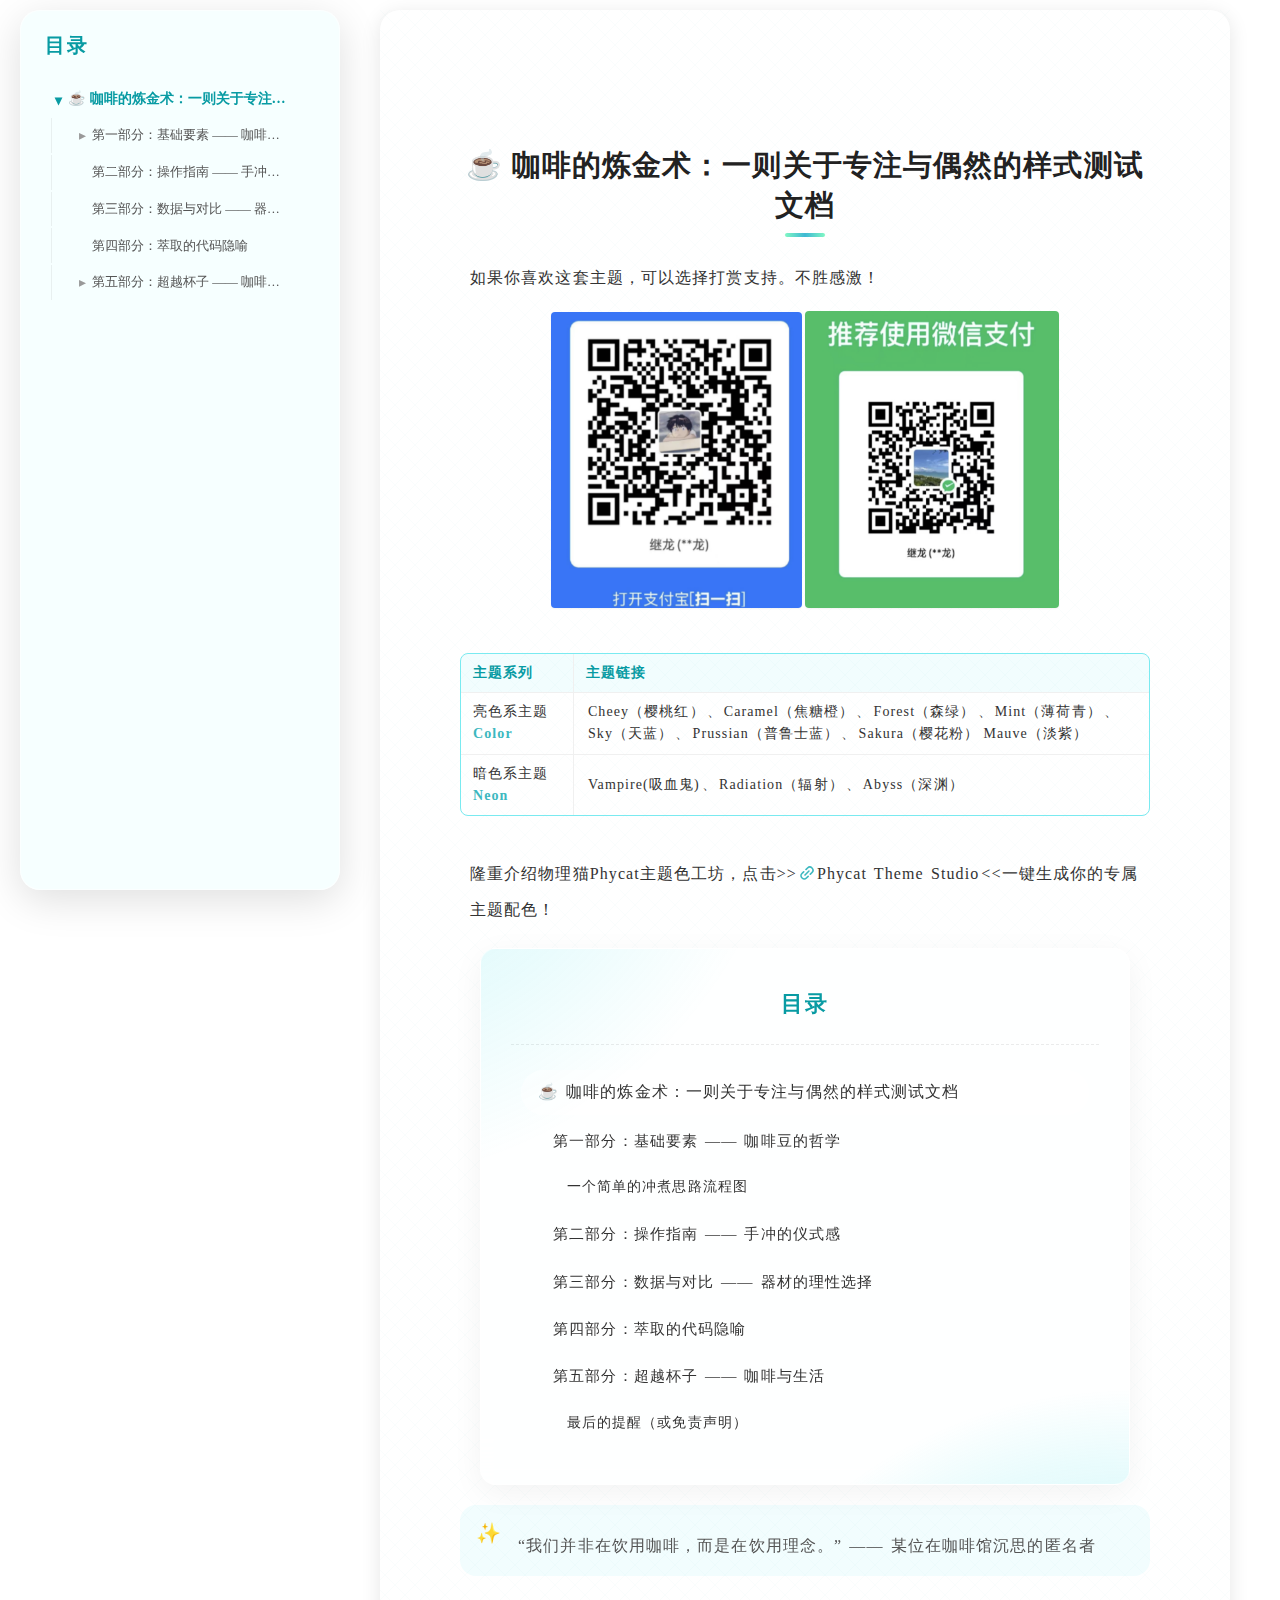
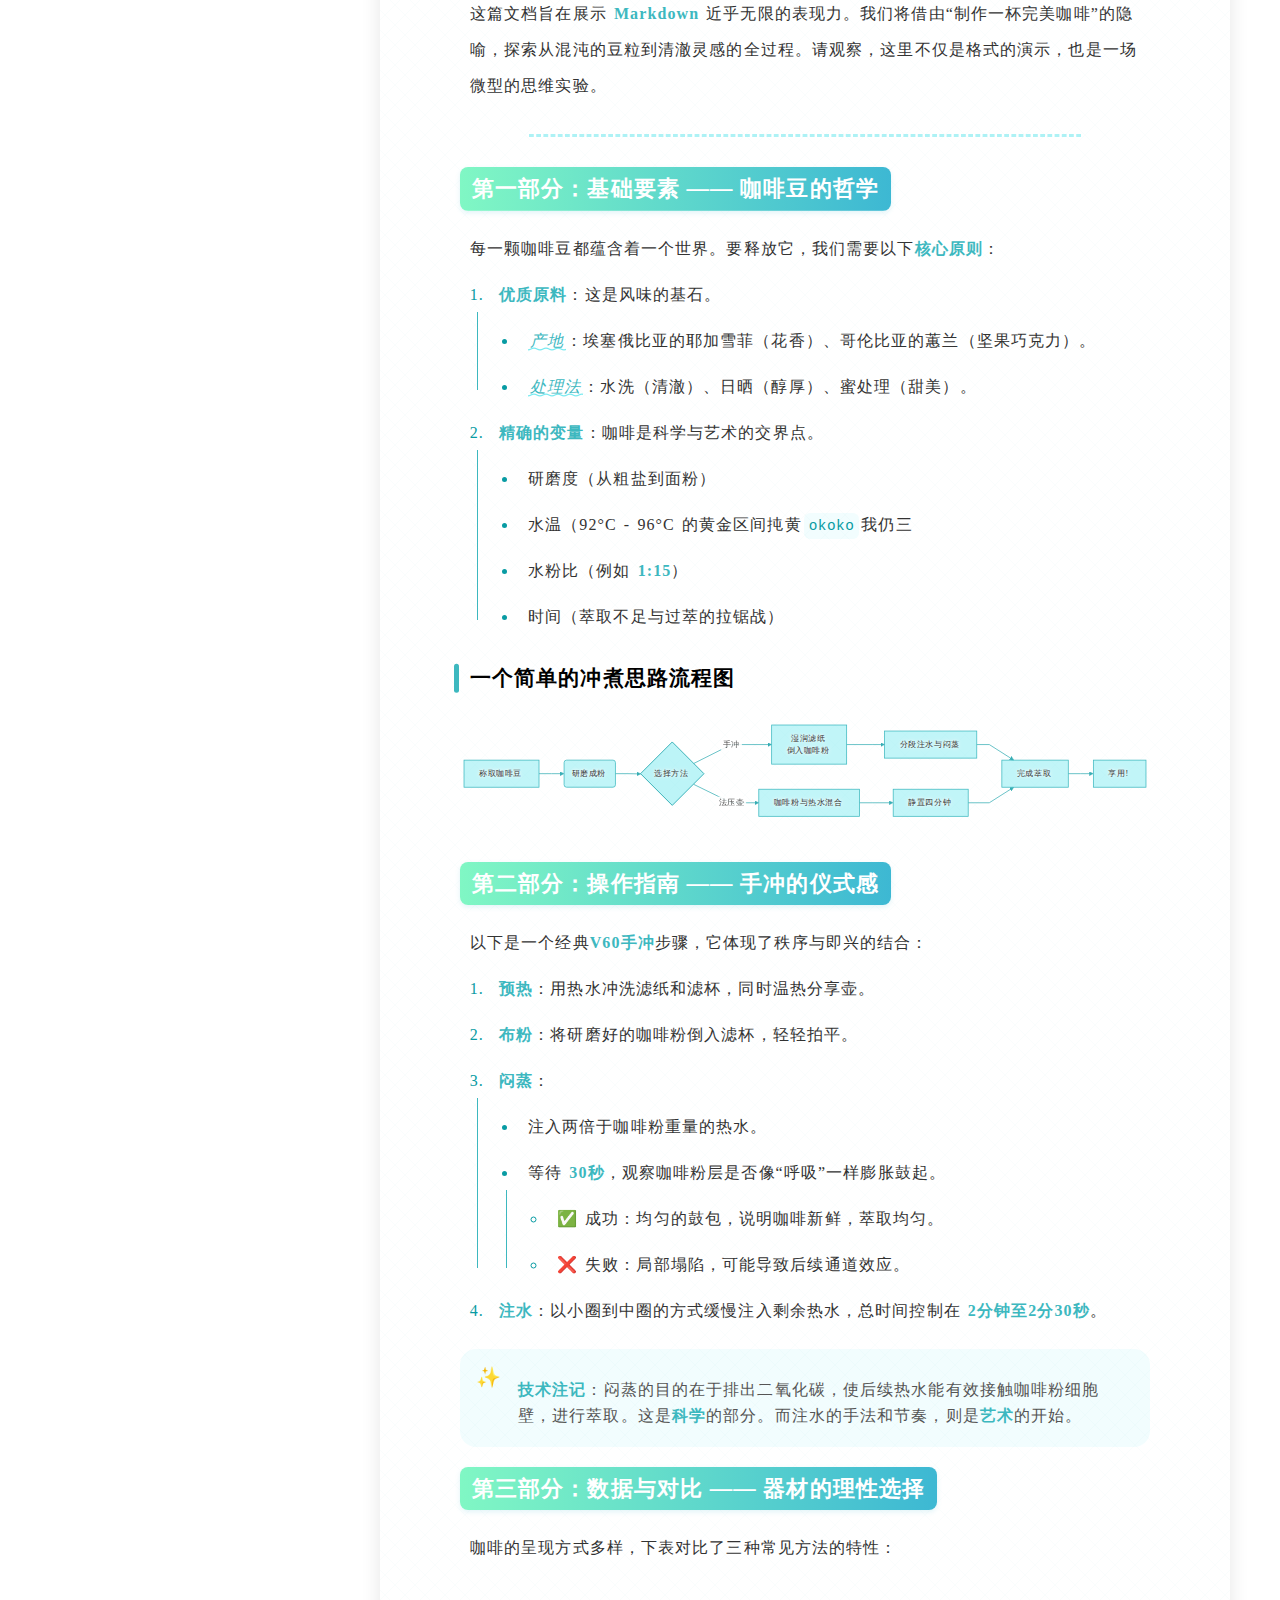
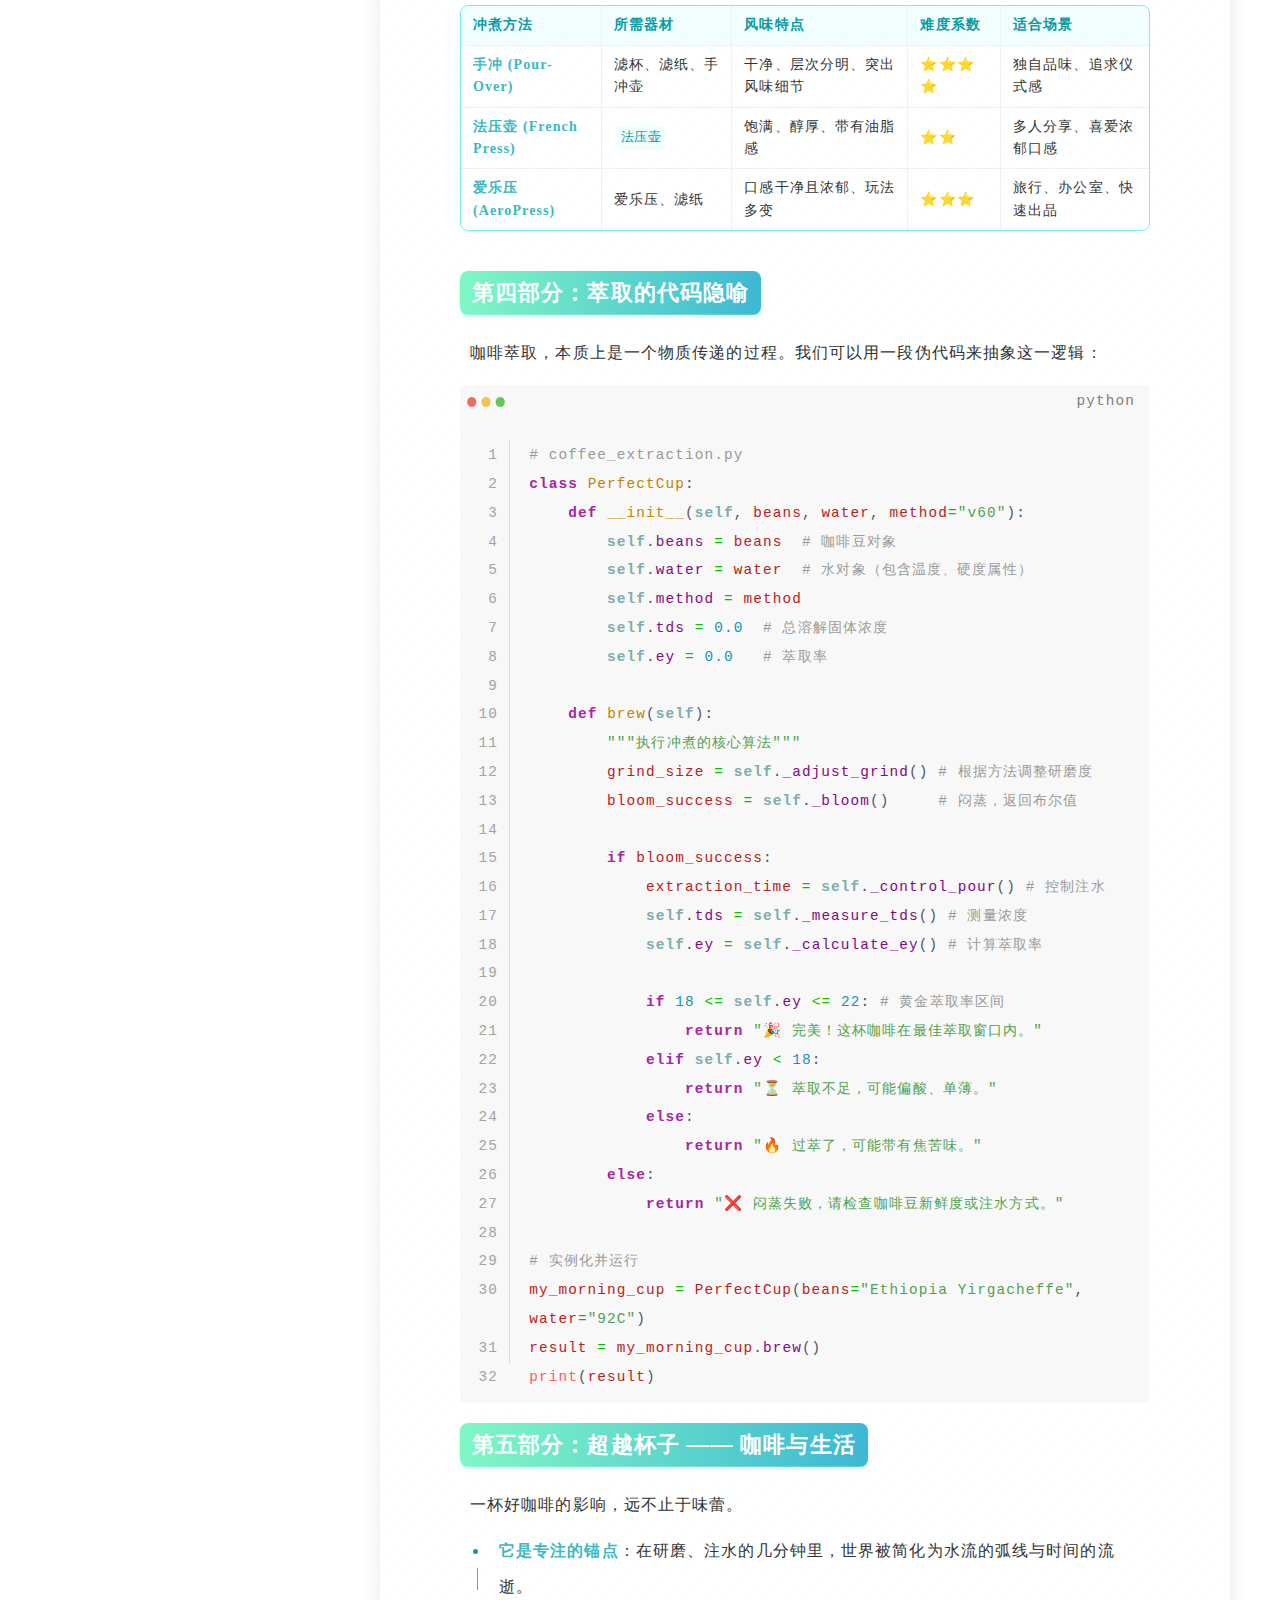
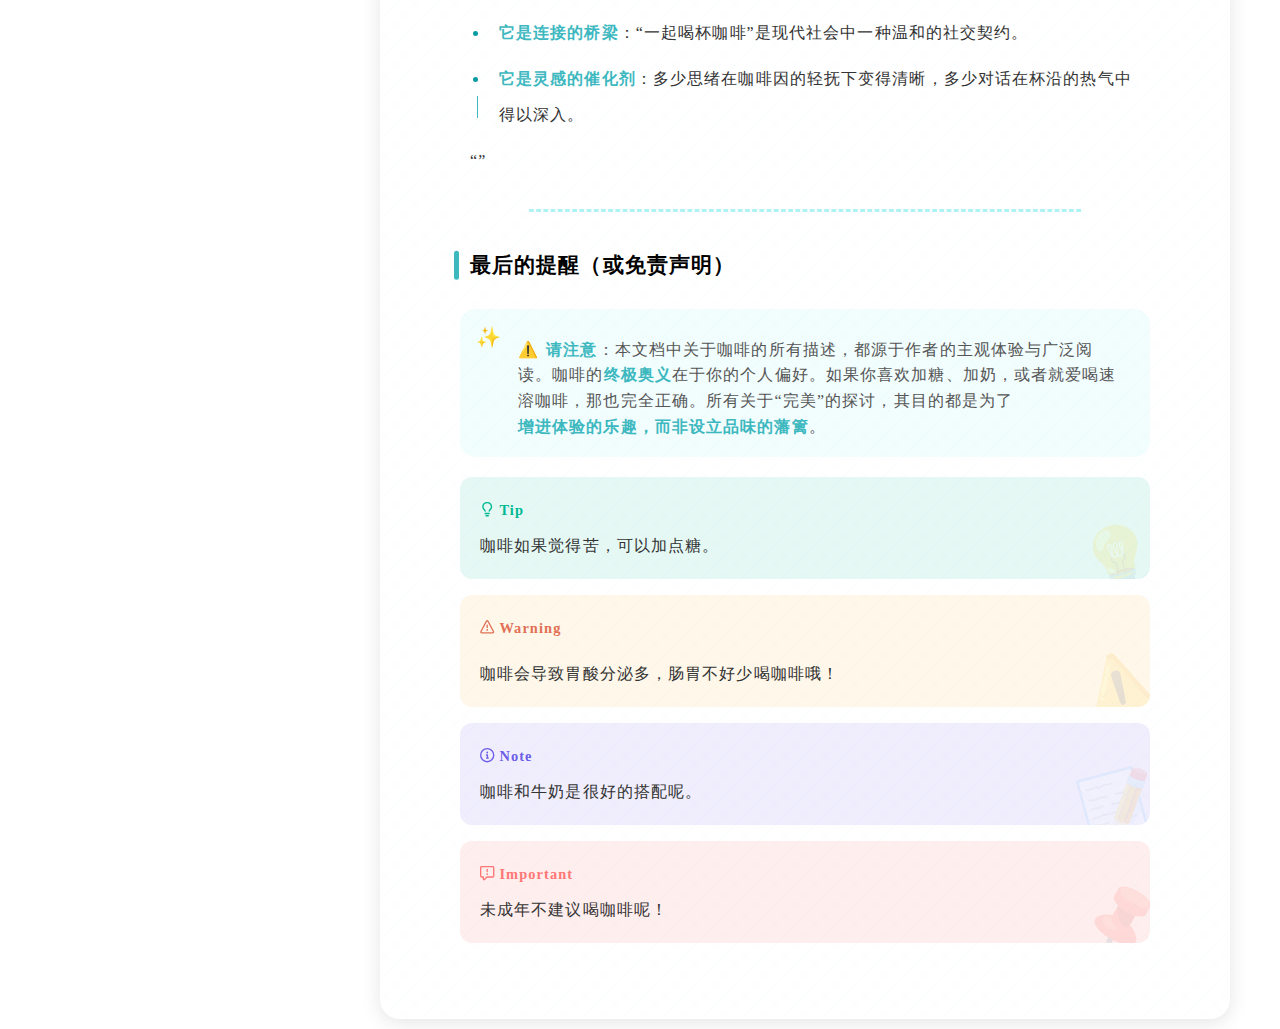
<file: demo/demo-mint.html>
<!doctype html>
<html>
<head>
<meta charset='UTF-8'><meta name='viewport' content='width=device-width initial-scale=1'><style type='text/css'>html {overflow-x: initial !important;}</style>
<style type='text/css'  id="style-mermaid">:root { --mermaid-theme: default; --mermaid-sequence-numbers: off; --mermaid-flowchart-curve: linear; --mermaid--gantt-left-padding: 75; --sequence-theme: simple; }
.privacy { display: none; }

</style>
<style type='text/css'  id="style-base">:root { --bg-color: #ffffff; --text-color: #333333; --select-text-bg-color: #B5D6FC; --select-text-font-color: auto; --monospace: "Lucida Console",Consolas,"Courier",monospace; --title-bar-height: 20px; }
.mac-os-11 { --title-bar-height: 28px; }
html { font-size: 14px; background-color: var(--bg-color); color: var(--text-color); font-family: "Helvetica Neue", Helvetica, Arial, "Segoe UI Emoji", "SF Pro", sans-serif; -webkit-font-smoothing: antialiased; }
h1, h2, h3, h4, h5 { white-space: pre-wrap; }
body { margin: 0px; padding: 0px; height: auto; inset: 0px; font-size: 1rem; line-height: 1.42857; overflow-x: hidden; background: inherit; }
iframe { margin: auto; }
a.url { word-break: break-all; }
a:active, a:hover { outline: 0px; }
.in-text-selection, ::selection { text-shadow: none; background: var(--select-text-bg-color); color: var(--select-text-font-color); }
#write { margin: 0px auto; height: auto; width: inherit; word-break: normal; overflow-wrap: break-word; position: relative; white-space: normal; overflow-x: visible; padding-top: 36px; }
#write.first-line-indent p { text-indent: 2em; }
#write.first-line-indent li p, #write.first-line-indent p *, #write.first-line-indent svg * { text-indent: 0px; }
#write.first-line-indent li { margin-left: 2em; }
.for-image #write { padding-left: 8px; padding-right: 8px; }
body.typora-export { padding-left: 30px; padding-right: 30px; }
.typora-export .footnote-line, .typora-export li, .typora-export p { white-space: pre-wrap; }
.typora-export .task-list-item input { pointer-events: none; }
@media screen and (max-width: 500px) {
  body.typora-export { padding-left: 0px; padding-right: 0px; }
  #write { padding-left: 20px; padding-right: 20px; }
}
#write li > figure:last-child { margin-bottom: 0.5rem; }
#write ol, #write ul { position: relative; }
img { max-width: 100%; vertical-align: middle; image-orientation: from-image; }
button, input, select, textarea { color: inherit; font: inherit; }
input[type="checkbox"], input[type="radio"] { line-height: normal; padding: 0px; }
*, ::after, ::before { box-sizing: border-box; }
#write h1, #write h2, #write h3, #write h4, #write h5, #write h6, #write p, #write pre { width: inherit; position: relative; }
#write svg h1, #write svg h2, #write svg h3, #write svg h4, #write svg h5, #write svg h6, #write svg p { position: static; }
.nodeLabel p { padding-right: 2px; padding-left: 2px; }
.typora-export .nodeLabel p { padding-right: 0px; padding-left: 0px; }
foreignobject { overflow: visible; }
p { line-height: inherit; }
h1, h2, h3, h4, h5, h6 { break-after: avoid-page; break-inside: avoid; orphans: 4; }
p { orphans: 4; }
li p { orphans: 1; }
h1 { font-size: 2rem; }
h2 { font-size: 1.8rem; }
h3 { font-size: 1.6rem; }
h4 { font-size: 1.4rem; }
h5 { font-size: 1.2rem; }
h6 { font-size: 1rem; }
.md-math-block, .md-rawblock, h1, h2, h3, h4, h5, h6, p { margin-top: 1rem; margin-bottom: 1rem; }
.hidden { display: none; }
.md-blockmeta { color: rgb(204, 204, 204); font-weight: 700; font-style: italic; }
a { cursor: pointer; }
sup.md-footnote { padding: 2px 4px; background-color: rgba(238, 238, 238, 0.7); color: rgb(85, 85, 85); border-radius: 4px; cursor: pointer; }
sup.md-footnote a, sup.md-footnote a:hover { color: inherit; text-transform: inherit; text-decoration: inherit; }
#write input[type="checkbox"] { cursor: pointer; width: inherit; height: inherit; }
figure { overflow-x: auto; margin: 1.2em 0px; max-width: calc(100% + 16px); padding: 0px; }
figure > table { margin: 0px; }
thead, tr { break-inside: avoid; break-after: auto; }
thead { display: table-header-group; }
table { border-collapse: collapse; border-spacing: 0px; width: 100%; overflow: auto; break-inside: auto; text-align: left; }
table.md-table td { min-width: 32px; }
.CodeMirror-gutters { border-right: 0px; background-color: inherit; }
.CodeMirror-linenumber { user-select: none; }
.CodeMirror { text-align: left; }
.CodeMirror-placeholder { opacity: 0.3; }
.CodeMirror pre { padding: 0px 4px; }
.CodeMirror-lines { padding: 0px; }
div.hr:focus { cursor: none; }
#write pre { white-space: pre-wrap; }
#write.fences-no-line-wrapping pre { white-space: pre; }
#write pre.ty-contain-cm { white-space: normal; }
.CodeMirror-gutters { margin-right: 4px; }
.md-fences { font-size: 0.9rem; display: block; break-inside: avoid; text-align: left; overflow: visible; white-space: pre; background: inherit; position: relative !important; }
.md-fences-adv-panel { width: 100%; margin-top: 10px; text-align: center; padding-top: 0px; padding-bottom: 8px; overflow-x: auto; }
#write .md-fences.mock-cm { white-space: pre-wrap; }
.md-fences.md-fences-with-lineno { padding-left: 0px; }
#write.fences-no-line-wrapping .md-fences.mock-cm { white-space: pre; overflow-x: auto; }
.md-fences.mock-cm.md-fences-with-lineno { padding-left: 8px; }
.CodeMirror-line, twitterwidget { break-inside: avoid; }
svg { break-inside: avoid; }
.footnotes { opacity: 0.8; font-size: 0.9rem; margin-top: 1em; margin-bottom: 1em; }
.footnotes + .footnotes { margin-top: 0px; }
.md-reset { margin: 0px; padding: 0px; border: 0px; outline: 0px; vertical-align: top; background: 0px 0px; text-decoration: none; text-shadow: none; float: none; position: static; width: auto; height: auto; white-space: nowrap; cursor: inherit; -webkit-tap-highlight-color: transparent; line-height: normal; font-weight: 400; text-align: left; box-sizing: content-box; direction: ltr; }
li div { padding-top: 0px; }
blockquote { margin: 1rem 0px; }
li .mathjax-block, li p { margin: 0.5rem 0px; }
li blockquote { margin: 1rem 0px; }
li { margin: 0px; position: relative; }
blockquote > :last-child { margin-bottom: 0px; }
blockquote > :first-child, li > :first-child { margin-top: 0px; }
.footnotes-area { color: rgb(136, 136, 136); margin-top: 0.714rem; padding-bottom: 0.143rem; white-space: normal; }
#write .footnote-line { white-space: pre-wrap; }
@media print {
  body, html { border: 1px solid transparent; height: 99%; break-after: avoid; break-before: avoid; font-variant-ligatures: no-common-ligatures; }
  #write { margin-top: 0px; border-color: transparent !important; padding-top: 0px !important; padding-bottom: 0px !important; }
  .typora-export * { -webkit-print-color-adjust: exact; }
  .typora-export #write { break-after: avoid; }
  .typora-export #write::after { height: 0px; }
  .is-mac table { break-inside: avoid; }
  #write > p:nth-child(1) { margin-top: 0px; }
  .typora-export-show-outline .typora-export-sidebar { display: none; }
  figure { overflow-x: visible; }
}
.footnote-line { margin-top: 0.714em; font-size: 0.7em; }
a img, img a { cursor: pointer; }
pre.md-meta-block { font-size: 0.8rem; min-height: 0.8rem; white-space: pre-wrap; background: rgb(204, 204, 204); display: block; overflow-x: hidden; }
p > .md-image:only-child:not(.md-img-error) img, p > img:only-child { display: block; margin: auto; }
#write.first-line-indent p > .md-image:only-child:not(.md-img-error) img { left: -2em; position: relative; }
p > .md-image:only-child { display: inline-block; width: 100%; }
#write .MathJax_Display { margin: 0.8em 0px 0px; }
.md-math-block { width: 100%; }
.md-math-block:not(:empty)::after { display: none; }
.MathJax_ref { fill: currentcolor; }
[contenteditable="true"]:active, [contenteditable="true"]:focus, [contenteditable="false"]:active, [contenteditable="false"]:focus { outline: 0px; box-shadow: none; }
.md-task-list-item { position: relative; list-style-type: none; }
.task-list-item.md-task-list-item { padding-left: 0px; }
.md-task-list-item > input { position: absolute; top: 0px; left: 0px; margin-left: -1.2em; margin-top: calc(1em - 10px); border: none; }
.math { font-size: 1rem; }
.md-toc { min-height: 3.58rem; position: relative; font-size: 0.9rem; border-radius: 10px; }
.md-toc-content { position: relative; margin-left: 0px; }
.md-toc-content::after, .md-toc::after { display: none; }
.md-toc-item { display: block; color: rgb(65, 131, 196); }
.md-toc-item a { text-decoration: none; }
.md-toc-inner:hover { text-decoration: underline; }
.md-toc-inner { display: inline-block; cursor: pointer; }
.md-toc-h1 .md-toc-inner { margin-left: 0px; font-weight: 700; }
.md-toc-h2 .md-toc-inner { margin-left: 2em; }
.md-toc-h3 .md-toc-inner { margin-left: 4em; }
.md-toc-h4 .md-toc-inner { margin-left: 6em; }
.md-toc-h5 .md-toc-inner { margin-left: 8em; }
.md-toc-h6 .md-toc-inner { margin-left: 10em; }
@media screen and (max-width: 48em) {
  .md-toc-h3 .md-toc-inner { margin-left: 3.5em; }
  .md-toc-h4 .md-toc-inner { margin-left: 5em; }
  .md-toc-h5 .md-toc-inner { margin-left: 6.5em; }
  .md-toc-h6 .md-toc-inner { margin-left: 8em; }
}
a.md-toc-inner { font-size: inherit; font-style: inherit; font-weight: inherit; line-height: inherit; }
.footnote-line a:not(.reversefootnote) { color: inherit; }
.reversefootnote { font-family: ui-monospace, sans-serif; }
.md-attr { display: none; }
.md-fn-count::after { content: "."; }
code, pre, samp, tt { font-family: var(--monospace); }
kbd { margin: 0px 0.1em; padding: 0.1em 0.6em; font-size: 0.8em; color: rgb(36, 39, 41); background: rgb(255, 255, 255); border: 1px solid rgb(173, 179, 185); border-radius: 3px; box-shadow: rgba(12, 13, 14, 0.2) 0px 1px 0px, rgb(255, 255, 255) 0px 0px 0px 2px inset; white-space: nowrap; vertical-align: middle; }
.md-comment { color: rgb(162, 127, 3); opacity: 0.6; font-family: var(--monospace); }
code { text-align: left; vertical-align: initial; }
a.md-print-anchor { white-space: pre !important; border-width: initial !important; border-style: none !important; border-color: initial !important; display: inline-block !important; position: absolute !important; width: 1px !important; right: 0px !important; outline: 0px !important; background: 0px 0px !important; text-decoration: initial !important; text-shadow: initial !important; }
.os-windows.monocolor-emoji .md-emoji { font-family: "Segoe UI Symbol", sans-serif; }
.md-diagram-panel > svg { max-width: 100%; }
[lang="flow"] svg, [lang="mermaid"] svg { max-width: 100%; height: auto; }
[lang="mermaid"] .node text { font-size: 1rem; }
table tr th { border-bottom: 0px; }
video { max-width: 100%; display: block; margin: 0px auto; }
iframe { max-width: 100%; width: 100%; border: none; }
.highlight td, .highlight tr { border: 0px; }
mark { background: rgb(255, 255, 0); color: rgb(0, 0, 0); }
.md-html-inline .md-plain, .md-html-inline strong, mark .md-inline-math, mark strong { color: inherit; }
.md-expand mark .md-meta { opacity: 0.3 !important; }
mark .md-meta { color: rgb(0, 0, 0); }
@media print {
  .typora-export h1, .typora-export h2, .typora-export h3, .typora-export h4, .typora-export h5, .typora-export h6 { break-inside: avoid; }
}
.md-diagram-panel .messageText { stroke: none !important; }
.md-diagram-panel .start-state { fill: var(--node-fill); }
.md-diagram-panel .edgeLabel rect { opacity: 1 !important; }
.md-fences.md-fences-math { font-size: 1em; }
.md-fences-advanced:not(.md-focus) { padding: 0px; white-space: nowrap; border: 0px; }
.md-fences-advanced:not(.md-focus) { background: inherit; }
.mermaid-svg { margin: auto; }
.typora-export-show-outline .typora-export-content { max-width: 1440px; margin: auto; display: flex; flex-direction: row; }
.typora-export-sidebar { width: 300px; font-size: 0.8rem; margin-top: 80px; margin-right: 18px; }
.typora-export-show-outline #write { --webkit-flex: 2; flex: 2 1 0%; }
.typora-export-sidebar .outline-content { position: fixed; top: 0px; max-height: 100%; overflow: hidden auto; padding-bottom: 30px; padding-top: 60px; width: 300px; }
@media screen and (max-width: 1024px) {
  .typora-export-sidebar, .typora-export-sidebar .outline-content { width: 240px; }
}
@media screen and (max-width: 800px) {
  .typora-export-sidebar { display: none; }
}
.outline-content li, .outline-content ul { margin-left: 0px; margin-right: 0px; padding-left: 0px; padding-right: 0px; list-style: none; overflow-wrap: anywhere; }
.outline-content ul { margin-top: 0px; margin-bottom: 0px; }
.outline-content strong { font-weight: 400; }
.outline-expander { width: 1rem; height: 1.42857rem; position: relative; display: table-cell; vertical-align: middle; cursor: pointer; padding-left: 4px; }
.outline-expander::before { content: ""; position: relative; font-family: Ionicons; display: inline-block; font-size: 8px; vertical-align: middle; }
.outline-item { padding-top: 3px; padding-bottom: 3px; cursor: pointer; }
.outline-expander:hover::before { content: ""; }
.outline-h1 > .outline-item { padding-left: 0px; }
.outline-h2 > .outline-item { padding-left: 1em; }
.outline-h3 > .outline-item { padding-left: 2em; }
.outline-h4 > .outline-item { padding-left: 3em; }
.outline-h5 > .outline-item { padding-left: 4em; }
.outline-h6 > .outline-item { padding-left: 5em; }
.outline-label { cursor: pointer; display: table-cell; vertical-align: middle; text-decoration: none; color: inherit; }
.outline-label:hover { text-decoration: underline; }
.outline-item:hover { border-color: rgb(245, 245, 245); background-color: var(--item-hover-bg-color); }
.outline-item:hover { margin-left: -28px; margin-right: -28px; border-left: 28px solid transparent; border-right: 28px solid transparent; }
.outline-item-single .outline-expander::before, .outline-item-single .outline-expander:hover::before { display: none; }
.outline-item-open > .outline-item > .outline-expander::before { content: ""; }
.outline-children { display: none; }
.info-panel-tab-wrapper { display: none; }
.outline-item-open > .outline-children { display: block; }
.typora-export .outline-item { padding-top: 1px; padding-bottom: 1px; }
.typora-export .outline-item:hover { margin-right: -8px; border-right: 8px solid transparent; }
.typora-export .outline-expander::before { content: "+"; font-family: inherit; top: -1px; }
.typora-export .outline-expander:hover::before, .typora-export .outline-item-open > .outline-item > .outline-expander::before { content: "−"; }
.typora-export-collapse-outline .outline-children { display: none; }
.typora-export-collapse-outline .outline-item-open > .outline-children, .typora-export-no-collapse-outline .outline-children { display: block; }
.typora-export-no-collapse-outline .outline-expander::before { content: "" !important; }
.typora-export-show-outline .outline-item-active > .outline-item .outline-label { font-weight: 700; }
.md-inline-math-container mjx-container { zoom: 0.95; }
mjx-container { break-inside: avoid; }
.md-alert.md-alert-note { border-left-color: rgb(9, 105, 218); }
.md-alert.md-alert-important { border-left-color: rgb(130, 80, 223); }
.md-alert.md-alert-warning { border-left-color: rgb(154, 103, 0); }
.md-alert.md-alert-tip { border-left-color: rgb(31, 136, 61); }
.md-alert.md-alert-caution { border-left-color: rgb(207, 34, 46); }
.md-alert { padding: 0px 1em; margin-bottom: 16px; color: inherit; border-left: 0.25em solid rgb(0, 0, 0); }
.md-alert-text-note { color: rgb(9, 105, 218); }
.md-alert-text-important { color: rgb(130, 80, 223); }
.md-alert-text-warning { color: rgb(154, 103, 0); }
.md-alert-text-tip { color: rgb(31, 136, 61); }
.md-alert-text-caution { color: rgb(207, 34, 46); }
.md-alert-text { font-size: 0.9rem; font-weight: 700; }
.md-alert-text svg { fill: currentcolor; position: relative; top: 0.125em; margin-right: 1ch; overflow: visible; }
.md-alert-text-container::after { content: attr(data-text); text-transform: capitalize; pointer-events: none; margin-right: 1ch; }

</style>
<style type='text/css'  id="style-codemirror">.CodeMirror { height: auto; }
.CodeMirror.cm-s-inner { background: inherit; }
.CodeMirror-scroll { overflow: auto hidden; z-index: 3; }
.CodeMirror-gutter-filler, .CodeMirror-scrollbar-filler { background-color: rgb(255, 255, 255); }
.CodeMirror-gutters { border-right: 1px solid rgb(221, 221, 221); background: inherit; white-space: nowrap; }
.CodeMirror-linenumber { padding: 0px 3px 0px 5px; text-align: right; color: rgb(153, 153, 153); }
.cm-s-inner .cm-keyword { color: rgb(119, 0, 136); }
.cm-s-inner .cm-atom, .cm-s-inner.cm-atom { color: rgb(34, 17, 153); }
.cm-s-inner .cm-number { color: rgb(17, 102, 68); }
.cm-s-inner .cm-def { color: rgb(0, 0, 255); }
.cm-s-inner .cm-variable { color: rgb(0, 0, 0); }
.cm-s-inner .cm-variable-2 { color: rgb(0, 85, 170); }
.cm-s-inner .cm-variable-3 { color: rgb(0, 136, 85); }
.cm-s-inner .cm-string { color: rgb(170, 17, 17); }
.cm-s-inner .cm-property { color: rgb(0, 0, 0); }
.cm-s-inner .cm-operator { color: rgb(152, 26, 26); }
.cm-s-inner .cm-comment, .cm-s-inner.cm-comment { color: rgb(170, 85, 0); }
.cm-s-inner .cm-string-2 { color: rgb(255, 85, 0); }
.cm-s-inner .cm-meta { color: rgb(85, 85, 85); }
.cm-s-inner .cm-qualifier { color: rgb(85, 85, 85); }
.cm-s-inner .cm-builtin { color: rgb(51, 0, 170); }
.cm-s-inner .cm-bracket { color: rgb(153, 153, 119); }
.cm-s-inner .cm-tag { color: rgb(17, 119, 0); }
.cm-s-inner .cm-attribute { color: rgb(0, 0, 204); }
.cm-s-inner .cm-header, .cm-s-inner.cm-header { color: rgb(0, 0, 255); }
.cm-s-inner .cm-quote, .cm-s-inner.cm-quote { color: rgb(0, 153, 0); }
.cm-s-inner .cm-hr, .cm-s-inner.cm-hr { color: rgb(153, 153, 153); }
.cm-s-inner .cm-link, .cm-s-inner.cm-link { color: rgb(0, 0, 204); }
.cm-negative { color: rgb(221, 68, 68); }
.cm-positive { color: rgb(34, 153, 34); }
.cm-header, .cm-strong { font-weight: 700; }
.cm-del { text-decoration: line-through; }
.cm-em { font-style: italic; }
.cm-link { text-decoration: underline; }
.cm-error { color: red; }
.cm-invalidchar { color: red; }
.cm-constant { color: rgb(38, 139, 210); }
.cm-defined { color: rgb(181, 137, 0); }
div.CodeMirror span.CodeMirror-matchingbracket { color: rgb(0, 255, 0); }
div.CodeMirror span.CodeMirror-nonmatchingbracket { color: rgb(255, 34, 34); }
.cm-s-inner .CodeMirror-activeline-background { background: inherit; }
.CodeMirror { position: relative; overflow: hidden; }
.CodeMirror-scroll { height: 100%; outline: 0px; position: relative; box-sizing: content-box; background: inherit; }
.CodeMirror-sizer { position: relative; }
.CodeMirror-gutter-filler, .CodeMirror-hscrollbar, .CodeMirror-scrollbar-filler, .CodeMirror-vscrollbar { position: absolute; z-index: 6; display: none; outline: 0px; }
.CodeMirror-vscrollbar { right: 0px; top: 0px; overflow: hidden; }
.CodeMirror-hscrollbar { bottom: 0px; left: 0px; overflow: auto hidden; }
.CodeMirror-scrollbar-filler { right: 0px; bottom: 0px; }
.CodeMirror-gutter-filler { left: 0px; bottom: 0px; }
.CodeMirror-gutters { position: absolute; left: 0px; top: 0px; padding-bottom: 10px; z-index: 3; overflow-y: hidden; }
.CodeMirror-gutter { white-space: normal; height: 100%; box-sizing: content-box; padding-bottom: 30px; margin-bottom: -32px; display: inline-block; }
.CodeMirror-gutter-wrapper { position: absolute; z-index: 4; background: 0px 0px !important; border: none !important; }
.CodeMirror-gutter-background { position: absolute; top: 0px; bottom: 0px; z-index: 4; }
.CodeMirror-gutter-elt { position: absolute; cursor: default; z-index: 4; }
.CodeMirror-lines { cursor: text; }
.CodeMirror pre { border-radius: 0px; border-width: 0px; background: 0px 0px; font-family: inherit; font-size: inherit; margin: 0px; white-space: pre; overflow-wrap: normal; color: inherit; z-index: 2; position: relative; overflow: visible; }
.CodeMirror-wrap pre { overflow-wrap: break-word; white-space: pre-wrap; word-break: normal; }
.CodeMirror-code pre { border-right: 30px solid transparent; width: fit-content; }
.CodeMirror-wrap .CodeMirror-code pre { border-right: none; width: auto; }
.CodeMirror-linebackground { position: absolute; inset: 0px; z-index: 0; }
.CodeMirror-linewidget { position: relative; z-index: 2; overflow: auto; }
.CodeMirror-wrap .CodeMirror-scroll { overflow-x: hidden; }
.CodeMirror-measure { position: absolute; width: 100%; height: 0px; overflow: hidden; visibility: hidden; }
.CodeMirror-measure pre { position: static; }
.CodeMirror div.CodeMirror-cursor { position: absolute; visibility: hidden; border-right: none; width: 0px; }
.CodeMirror div.CodeMirror-cursor { visibility: hidden; }
.CodeMirror-focused div.CodeMirror-cursor { visibility: inherit; }
.cm-searching { background: rgba(255, 255, 0, 0.4); }
span.cm-underlined { text-decoration: underline; }
span.cm-strikethrough { text-decoration: line-through; }
.cm-tw-syntaxerror { color: rgb(255, 255, 255); background-color: rgb(153, 0, 0); }
.cm-tw-deleted { text-decoration: line-through; }
.cm-tw-header5 { font-weight: 700; }
.cm-tw-listitem:first-child { padding-left: 10px; }
.cm-tw-box { border-style: solid; border-right-width: 1px; border-bottom-width: 1px; border-left-width: 1px; border-color: inherit; border-top-width: 0px !important; }
.cm-tw-underline { text-decoration: underline; }
@media print {
  .CodeMirror div.CodeMirror-cursor { visibility: hidden; }
}

</style>
<style type='text/css'  id="style-theme_css">html {
  font-size: 16px;
  font-family: "LXGW WenKai";
}


/* 软件内部Markdown样式 */
#write {
  max-width: 950px;
  margin: 0 auto;
  padding: 15px;
  line-height: 2.25;
  color: #000;
  letter-spacing: 1.1px;
  word-break: break-word;
  word-wrap: break-word;
  text-align: left;
  position: relative;
  z-index: 0;
}

/* 新增：使用伪元素实现遮罩背景 */
#write::before {
  content: "";
  position: absolute;
  top: 0;
  left: 0;
  right: 0;
  bottom: 0;
  pointer-events: none;
  z-index: -1;
  background-color: var(--element-color);
  opacity: 0.12;
  -webkit-mask-image: var(--bg-style);
  mask-image: var(--bg-style);
  -webkit-mask-size: 20px 20px;
  mask-size: 20px 20px;
  -webkit-mask-repeat: repeat;
  mask-repeat: repeat;
  -webkit-mask-position: center;
  mask-position: center;
}

#write p {
  color: #333;
  margin: 10px 10px;
  font-family: Optima-Regular, Optima, "LXGW WenKai", PingFangSC-light, PingFangTC-light,
    "PingFang SC", Cambria, Cochin, Georgia, Times, "Times New Roman", serif;
  font-size: 1rem;
  word-spacing: 2px;
}

#write h3.md-heading:after,
h4.md-heading:after,
h5.md-heading:after,
h6.md-heading:after {
  content: " ";
  display: inline-block;
  height: 2em;
  width: 2em;
  vertical-align: top;
  margin-left: -2px;
  background-color: var(--element-color-shallow);
  -webkit-mask-repeat: no-repeat;
  -webkit-mask-position: center;
  -webkit-mask-size: 24px 24px;
  mask-repeat: no-repeat;
  mask-position: center;
  mask-size: 24px 24px;
}

#write h3.md-heading:after {
  -webkit-mask-image: var(--h3-icon-shape);
  mask-image: var(--h3-icon-shape);
}

#write h4.md-heading:after {
  -webkit-mask-image: var(--h4-icon-shape);
  mask-image: var(--h4-icon-shape);
}

#write h5.md-heading:after {
  -webkit-mask-image: var(--h5-icon-shape);
  mask-image: var(--h5-icon-shape);
}

#write h6.md-heading:after {
  -webkit-mask-image: var(--h6-icon-shape);
  mask-image: var(--h6-icon-shape);
}

/* ================= H1 标题样式优化 (方案 1: 经典短线 - 常驻显示 - 修复编辑bug) ================= */

#write h1 {
    text-align: center;
    font-size: 1.8rem;
    font-weight: bold;
    margin: 1em auto 0.8em;
    line-height: 1.4;
    
    /* [关键修复] 使用 fit-content 代替 table */
    /* table 属性会导致空标题在编辑模式下无法获取光标焦点 */
    /* fit-content 既能实现宽度自适应，又能保持正常的编辑体验 */
    width: fit-content; 
    
    /* [修复 Bug] 添加最小宽度和最小高度，确保空内容时也有足够大的点击区域 */
    min-width: 120px;
    min-height: 1.4em; /* 确保有一行文字的高度 */
    
    color: #222;
    position: relative;
    padding-bottom: 12px; /* 增加底部空间给线条 */
    
    transition: color 0.3s ease, transform 0.3s ease;
    border-bottom: none; /* 清除默认下划线 */
}

/* 底部线条 (伪元素) */
#write h1::after {
    content: '';
    position: absolute;
    bottom: 0;
    left: 50%;
    
    /* [核心设计] 初始宽度：40px (常驻精致短线) */
    width: 40px; 
    height: 4px;
    border-radius: 4px;
    
    /* [优化] 使用主题定义的 H2 渐变背景 (色彩饱满且对称) */
    background: var(--head-title-h2-background);
    background-size: 100% auto; 
    
    /* 居中定位 */
    transform: translateX(-50%);
    
    /* 动效过渡 */
    transition: width 0.4s cubic-bezier(0.25, 0.8, 0.25, 1);
}

/* Hover 交互效果 */
/* 只有当标题没有处于输入焦点时，悬停才上浮 */
#write h1:not(.md-focus):hover {
  color: var(--head-title-color);
  transform: translateY(-2px);
}

#write h1:hover::after {
    /* Hover 时展开至 100% */
    width: 100%; 
}
/* H2 */
#write h2 {
  color: var(--head-title-h2-color);
  font-size: 1.4rem;
  line-height: 1.5;
  width: fit-content;
  font-weight: bold;
  margin: 20px 0;
  padding: 5px 12px;
  border-radius: 8px;
  background: var(--head-title-h2-background);
  background-size: 200% auto;
  background-position: 0% center;
  box-shadow: 0 2px 5px rgba(61, 184, 211, 0.15);
  transition: background-position 0.5s ease-out, transform 0.4s ease, box-shadow 0.4s ease;
}

#write h2:hover {
  background-position: 100% center;
  transform: scale(1.01);
  box-shadow: 0 8px 20px rgba(61, 184, 211, 0.35);
}

/* H3 */
#write h3 {
  position: relative;
  width: fit-content;
  margin: 20px 0;
  text-align: left;
  font-size: 1.3rem;
  padding-left: 10px;
  transition: all 0.3s cubic-bezier(0.25, 0.8, 0.25, 1);
}

#write h3 {
  position: relative;
  width: fit-content;
  margin: 20px 0;
  text-align: left;
  font-size: 1.3rem;
  padding-left: 10px;
  transition: all 0.3s cubic-bezier(0.25, 0.8, 0.25, 1);
}

#write h3::before {
  content: '';
  position: absolute;
  left: -6px;
  top: 50%;
  transform: translateY(-50%);
  width: 5px;
  height: 61%;
  border-radius: 4px;
  background-color: var(--head-title-color);
  transition: all 0.3s cubic-bezier(0.25, 0.8, 0.25, 1);
}

#write h3 span {
  border-bottom: 2px hidden var(--head-title-color);
  transition: color 0.3s ease;
}

#write h3:hover {
  padding-left: 18px;
  color: var(--head-title-color);
  cursor: pointer;
}

#write h3:hover::before {
  height: 66%;
  background-color: var(--head-title-color);
  width: 7px;
}

/* H4~H6 */
#write h4,
#write h5,
#write h6 {
  transition: color 0.3s ease, transform 0.3s ease;
}

#write h4::before,
#write h5::before,
#write h6::before {
  transition: all 0.3s cubic-bezier(0.34, 1.56, 0.64, 1);
}

/* H4 */
#write h4 {
  margin: 20px 0;
  font-size: 1.15rem;
  text-align: left;
}

#write h4::before {
  content: "";
  margin-right: 7px;
  display: inline-block;
  background-color: var(--head-title-color);
  width: 10px;
  height: 10px;
  border-radius: 100%;
  border: var(--head-title-color) 1px solid;
  vertical-align: inherit;
}

#write h4:hover::before {
  transform: scale(1.3);
  box-shadow: 0 0 0 4px var(--element-color-soo-shallow);
}

/* H5 */
#write h5 {
  margin: 23px 0;
  font-size: 1.1rem;
  text-align: left;
}

#write h5::before {
  content: "";
  margin-right: 7px;
  display: inline-block;
  background-color: #ffffff;
  width: 10px;
  height: 10px;
  border-radius: 100%;
  border: var(--head-title-color) 2px solid;
  vertical-align: inherit;
  box-sizing: border-box;
}

#write h5:hover::before {
  background-color: var(--head-title-color);
  transform: scale(1.2);
  box-shadow: 0 0 0 3px var(--element-color-soo-shallow);
}

/* H6 */
#write h6 {
  margin: 23px 0;
  font-size: 1.1rem;
  text-align: left;
}

#write h6::before {
  content: "-";
  color: var(--head-title-color);
  margin-right: 7px;
  display: inline-block;
  vertical-align: inherit;
}

#write h6:hover::before {
  transform: scaleX(1.8) translateX(1px);
  font-weight: bold;
}

#write h4:hover,
#write h5:hover,
#write h6:hover {
  color: var(--element-color-deep);
  transform: translateX(6px);
}

#write {
  counter-reset: h1;
}

h1 {
  counter-reset: h2;
}

h2 {
  counter-reset: h3;
}

h3 {
  counter-reset: h4;
}

h4 {
  counter-reset: h5;
}

h5 {
  counter-reset: h6;
}

.sidebar-content {
  counter-reset: h1
}

.outline-content {
  counter-reset: h1
}

.outline-h1 {
  counter-reset: h2
}

.outline-h2 {
  counter-reset: h3
}

.outline-h3 {
  counter-reset: h4
}

.outline-h4 {
  counter-reset: h5
}

.outline-h5 {
  counter-reset: h6
}



.md-toc-content {
  counter-reset: h1toc
}

.md-toc-h1 {
  counter-reset: h2toc
}

.md-toc-h2 {
  counter-reset: h3toc
}

.md-toc-h3 {
  counter-reset: h4toc
}

.md-toc-h4 {
  counter-reset: h5toc
}

.md-toc-h5 {
  counter-reset: h6toc
}


#write h1:before {
  counter-increment: h1;
  content: var(--autonum-h1);
}

#outline-content li.outline-h1>div>span.outline-label:before {
  counter-increment: h1;
  content: var(--autonum-h1);
}

.outline-content .outline-h1>.outline-item>.outline-label:before {
  counter-increment: h1;
  content: var(--autonum-h1);
}

#write span.md-toc-item.md-toc-h1>a:before {
  counter-increment: h1toc;
  content: var(--autonum-h1toc);
}

#write h2:before {
  counter-increment: h2;
  content: var(--autonum-h2);
  color: var(--head-title-h2-color);
}

.outline-content .outline-h2>.outline-item>.outline-label:before {
  counter-increment: h2;
  content: var(--autonum-h2);
}

li.outline-h2>div>a.outline-label:before {
  counter-increment: h2;
  content: var(--autonum-h2);
}

#write span.md-toc-item.md-toc-h2>a:before {
  counter-increment: h2toc;
  content: var(--autonum-h2toc);
}


#write h3>span:first-of-type::before {
  counter-increment: h3;
  content: var(--autonum-h3);
  color: var(--element-color);
}

#outline-content li.outline-h3>div>span.outline-label:before {
  counter-increment: h3;
  content: var(--autonum-h3);
}

.outline-content .outline-h3>.outline-item>.outline-label:before {
  counter-increment: h3;
  content: var(--autonum-h3);
}

#write span.md-toc-item.md-toc-h3>a:before {
  counter-increment: h3toc;
  content: var(--autonum-h3toc);
}


#write h4>span:first-of-type::before {
  counter-increment: h4;
  content: var(--autonum-h4);
  color: var(--element-color);
}

#outline-content li.outline-h4>div>span.outline-label:before {
  counter-increment: h4;
  content: var(--autonum-h4);
}

.outline-content .outline-h4>.outline-item>.outline-label:before {
  counter-increment: h4;
  content: var(--autonum-h4);
}

#write span.md-toc-item.md-toc-h4>a:before {
  counter-increment: h4toc;
  content: var(--autonum-h4toc);
}


#write h5>span:first-of-type::before {
  counter-increment: h5;
  content: var(--autonum-h5);
  color: var(--element-color);
}

#outline-content li.outline-h5>div>span.outline-label:before {
  counter-increment: h5;
  content: var(--autonum-h5);
}

.outline-content .outline-h5>.outline-item>.outline-label:before {
  counter-increment: h5;
  content: var(--autonum-h5);
}

#write span.md-toc-item.md-toc-h5>a:before {
  counter-increment: h5toc;
  content: var(--autonum-h5toc);
}


#write h6>span:first-of-type::before {
  counter-increment: h6;
  content: var(--autonum-h6);
  color: var(--element-color);
}

#outline-content li.outline-h6>div>span.outline-label:before {
  counter-increment: h6;
  content: var(--autonum-h6);
}

.outline-content .outline-h6>.outline-item>.outline-label:before {
  counter-increment: h6;
  content: var(--autonum-h6);
}

#write span.md-toc-item.md-toc-h6>a:before {
  counter-increment: h6toc;
  content: var(--autonum-h6toc);
}


/* 列表 */
::marker {
  color: var(--element-color-deep);
}

li.md-list-item {
  margin: 0.4rem 0;
}

#write ul,
#write ol {
  margin-top: 0px;
  margin-left: 16px;
  margin-bottom: 8px;
  padding-left: 13px;
}

#write em {
  padding: 0 3px 0 0;
}

#write ul {
  list-style-type: disc;
}

#write ul ul {
  list-style-type: circle;
}

#write ul ul ul {
  list-style-type: square;
}

#write ol {
  list-style-type: decimal;
}

#write ol ol {
  list-style-type: lower-alpha;
}

#write ol ol ol {
  list-style-type: lower-roman;
}

#write li section {
  margin-top: 5px;
  margin-bottom: 5px;
  line-height: 1.7rem;
  text-align: justify;
  color: #000000;
  font-weight: 500;
}

#write li:before {
  content: "";
  height: calc(100% - 50px);
  top: 35px;
  position: absolute;
  border-left: 0.5px solid var(--element-color);
  left: -12.5px;
}

/* 任务列表样式 */

#write .task-list-item input {
  appearance: none;
  -webkit-appearance: none;
  width: 1.3rem;
  height: 1.3rem;
  position: absolute;
  top: 3px;
  left: -22px;
  outline: none;
  cursor: pointer;
  z-index: 1;
}

#write .task-list-item input::before {
  content: '';
  display: block;
  position: absolute;
  top: -2px;
  left: 18px;
  width: 100%;
  height: 100%;
  border-radius: 50%;
  border: 1px solid var(--element-color-deep, #ffa531);
  background: #fff;
  transition: all 0.4s cubic-bezier(0.5, 1.6, 0.4, 0.7);
  box-sizing: border-box;
}

#write .task-list-item input::after {
  content: '';
  display: block;
  position: absolute;
  top: 40%;
  left: 138%;
  width: 0.35rem;
  height: 0.65rem;
  border: solid #fff;
  border-width: 0 2.5px 2.5px 0;
  transform: translate(-50%, -60%) rotate(45deg) scale(1);
  transition: all 0.3s cubic-bezier(0.5, 1.6, 0.4, 0.7);
  opacity: 0;
}

#write .task-list-item input:checked::before {
  background: var(--element-color, #ffc000);
  border-color: var(--element-color, #ffc000);
  transform: scale(1.05);
  animation: task-pulse 0.4s forwards;
}

@keyframes task-pulse {
  0% {
    transform: scale(1);
  }

  50% {
    transform: scale(1.15);
  }

  100% {
    transform: scale(1);
  }
}

#write .task-list-item input:checked::after {
  opacity: 1;
  transform: translate(-50%, -60%) rotate(45deg) scale(1);
}

#write .task-list-item input[type="checkbox"]+p span,
#write .task-list-item input[type="checkbox"]+span {
  position: relative;
  display: inline;
  -webkit-box-decoration-break: clone;
  box-decoration-break: clone;
  transition: color 0.4s ease;
  background-image: linear-gradient(currentColor, currentColor);
  background-position: 0% 50%;
  background-size: 0% 1.5px;
  background-repeat: no-repeat;
  transition: background-size 0.4s cubic-bezier(0.25, 0.8, 0.25, 1), color 0.4s;
}

#write .task-list-item input[type="checkbox"]:checked+p span,
#write .task-list-item input[type="checkbox"]:checked+span {
  color: #bbb;
  background-size: 100% 1.5px;
}

#write li.task-list-item {
  position: relative;
}


/* 引用 */

#write blockquote {
  position: relative;
  margin: 20px 0;
  padding: 18px 20px 18px 48px;
  background-color: var(--element-color-soo-shallow);
  border: none;
  border-radius: 16px;
  color: #555;
  line-height: 1.6;
  transition: transform 0.3s cubic-bezier(0.34, 1.56, 0.64, 1), background-color 0.3s ease;
}

/* 图标装饰 (可以把 content 里的 ✨ 换成 💡, 📝, 📌 等) */
#write blockquote::before {
  content: "✨";
  position: absolute;
  left: 16px;
  top: 18px;
  font-size: 20px;
  line-height: 1;
  font-family: "Segoe UI Emoji", "Apple Color Emoji", "Noto Color Emoji", sans-serif;
}

#write blockquote p {
  color: #555;
  margin-bottom: 0.5em;
}

#write blockquote p:last-child {
  margin-bottom: 0;
}

#write blockquote:hover {
  transform: scale(1.02);
}

/* 超链接 */
#write a {
  color: #333;
  text-decoration: none;
  font-weight: 500;
  padding: 2px 4px;
  margin: 0 -2px;
  border-radius: 4px;
  background: transparent;
  border-bottom: none;
  transition: all 0.2s ease;
}

#write p a:not(.md-toc-inner)::before {
  content: '';
  display: inline-block;
  width: 1em;
  height: 1em;
  margin-right: 2px;
  vertical-align: -0.15em;
  background-color: var(--element-color);
  -webkit-mask: url("data:image/svg+xml;charset=utf-8,%3Csvg xmlns='http://www.w3.org/2000/svg' viewBox='0 0 1024 1024'%3E%3Cpath d='M477.934459 330.486594A50.844091 50.844091 0 0 1 406.752731 258.796425L512 152.532274a254.220457 254.220457 0 0 1 359.467726 359.467726L762.66137 618.772592a50.844091 50.844091 0 1 1-71.690168-71.690169l106.772591-106.772592a152.532274 152.532274 0 0 0-215.578947-215.578947z m70.164846 361.501489A50.844091 50.844091 0 1 1 619.789474 762.66137l-107.281033 107.281033A254.220457 254.220457 0 0 1 152.532274 512L259.813307 406.752731a50.844091 50.844091 0 1 1 72.19861 69.656405l-107.789474 107.281033a152.532274 152.532274 0 0 0 215.578947 215.578947z m-126.601788-16.77855a50.844091 50.844091 0 1 1-71.690168-71.690169l251.678252-251.678252a50.844091 50.844091 0 0 1 71.690169 71.690169z'/%3E%3C/svg%3E") no-repeat center / contain;
  mask: url("data:image/svg+xml;charset=utf-8,%3Csvg xmlns='http://www.w3.org/2000/svg' viewBox='0 0 1024 1024'%3E%3Cpath d='M477.934459 330.486594A50.844091 50.844091 0 0 1 406.752731 258.796425L512 152.532274a254.220457 254.220457 0 0 1 359.467726 359.467726L762.66137 618.772592a50.844091 50.844091 0 1 1-71.690168-71.690169l106.772591-106.772592a152.532274 152.532274 0 0 0-215.578947-215.578947z m70.164846 361.501489A50.844091 50.844091 0 1 1 619.789474 762.66137l-107.281033 107.281033A254.220457 254.220457 0 0 1 152.532274 512L259.813307 406.752731a50.844091 50.844091 0 1 1 72.19861 69.656405l-107.789474 107.281033a152.532274 152.532274 0 0 0 215.578947 215.578947z m-126.601788-16.77855a50.844091 50.844091 0 1 1-71.690168-71.690169l251.678252-251.678252a50.844091 50.844091 0 0 1 71.690169 71.690169z'/%3E%3C/svg%3E") no-repeat center / contain;
  transition: transform 0.4s cubic-bezier(0.25, 0.8, 0.25, 1);
}

#write a:not(.md-toc-inner):hover {
  color: var(--element-color-deep);
  background: var(--element-color-soo-shallow);
}

/* 图标部分：旋转 180 度 */
#write a:hover:not(.md-toc-inner)::before {
  transform: rotate(180deg);
  background-color: var(--element-color-deep);
}

#write a:visited {
  color: var(--element-color-deep);
}

#write sup a::before {
  content: none;
}

/* 高亮 */

#write mark {
  background-color: var(--element-color-so-shallow);
  color: inherit;
  padding: 2px 6px;
  border-radius: 6px;
  margin: 0 2px;
  position: relative;
  transition: all 0.3s ease;
  /* 确保跨行时样式连续 */
  -webkit-box-decoration-break: clone;
  box-decoration-break: clone;
}

#write mark::before,
#write mark::after {
  position: absolute;
  top: 50%;
  transform: translateY(-50%);
  color: var(--element-color-deep);
  font-weight: bold;
  font-family: "Courier New", monospace;
  font-size: 1.1em;
  opacity: 0;
  pointer-events: none;
  transition: all 0.3s cubic-bezier(0.34, 1.56, 0.64, 1);
}

#write mark::before {
  content: '{';
  left: -5px;
}

#write mark::after {
  content: '}';
  right: -5px;
}

#write mark:hover {
  background-color: var(--element-color);
  color: #fff;
  border-radius: 4px;
  padding: 2px 12px;
}

#write mark:hover::before {
  opacity: 1;
  left: 3px;
}

#write mark:hover::after {
  opacity: 1;
  right: 3px;
}

/* 粗体 */
#write strong {
  color: var(--element-color);
  font-weight: bold;
  display: inline-block;
  transition: transform 0.2s cubic-bezier(0.5, 1.5, 0.5, 1);
}

#write strong:hover {
  transform: translateY(-2px) scale(1.1);
  text-shadow: 2px 2px 0 color-mix(in srgb, var(--element-color-shallow), transparent 70%);
}

/* 1. 常态优化：提升对比度 */
/* 当粗体出现在高亮块中时，强制使用 Deep 色，防止在浅色高亮背景里看不清 */
#write mark strong {
    color: var(--element-color-deep); 
}

/* 2. Hover 修复：防止文字隐形 */
/* 当悬停高亮块时，背景变为主色。
   此时必须显式地将内部的粗体变为白色，
   否则它会保持原有的主色，导致“主色字撞主色底”看不见。 */
#write mark:hover strong {
    color: #fff;
    /* 可选：去掉粗体原有的阴影，保持干净 */
    text-shadow: none; 
    /* 保持加粗状态下的微动效同步 (可选) */
    transform: translateY(-2px) scale(1.1); 
}

/* ================= 斜体 (Em) 样式优化 (防抖动终极版) ================= */

/* 1. 基础样式 */
#write em {
    font-style: italic;
    
    /* 常态颜色 */
    color: var(--element-color); 
    
    text-decoration: none; /* 禁用默认下划线 */
    padding: 0 2px 2px;    /* 底部留出波浪空间 */
    position: relative;
    
    /* 注意：去掉了 font-weight 的 transition
       改为监听 color 和 stroke 的变化
    */
    transition: color 0.2s ease, -webkit-text-stroke 0.2s ease;
    z-index: 0;
}

/* 2. 波浪线 (伪元素 + Mask) */
#write em::after {
    content: "";
    position: absolute;
    left: 0;
    bottom: 0;
    width: 100%;
    height: 4px; /* 波浪高度 */
    
    /* 使用 Mask 制作波浪形状 */
    -webkit-mask: url("data:image/svg+xml,%3Csvg xmlns='http://www.w3.org/2000/svg' viewBox='0 0 20 4'%3E%3Cpath fill='none' stroke='black' stroke-width='2' d='M0 3.5c5 0 5-3 10-3s5 3 10 3 5-3 10-3 5 3 10 3'/%3E%3C/svg%3E");
    -webkit-mask-repeat: repeat-x;
    -webkit-mask-size: 12px 4px;
    mask: url("data:image/svg+xml,%3Csvg xmlns='http://www.w3.org/2000/svg' viewBox='0 0 20 4'%3E%3Cpath fill='none' stroke='black' stroke-width='2' d='M0 3.5c5 0 5-3 10-3s5 3 10 3 5-3 10-3 5 3 10 3'/%3E%3C/svg%3E");
    mask-repeat: repeat-x;
    mask-size: 12px 4px;
    
    /* 默认浅色背景 */
    background-color: var(--element-color-shallow); 
    
    z-index: -1;
    transition: background-color 0.3s ease;
}

/* 3. Hover 交互 (防抖动核心) */
#write em:hover {
    color: var(--element-color-deep); 
    
    /* [关键修复] 
       不要使用 font-weight: 700 (这会改变布局宽度)
       改用 text-stroke 模拟加粗效果，不占空间
    */
    font-weight: normal; 
    -webkit-text-stroke: 0.6px var(--element-color-deep);
}

/* Hover 时波浪线变色 + 动画 */
#write em:hover::after {
    background-color: var(--element-color); 
    animation: waveFlow 1s linear infinite;
}

/* 波浪流动动画定义 */
@keyframes waveFlow {
    0% { 
        -webkit-mask-position-x: 0; 
        mask-position-x: 0; 
    }
    100% { 
        -webkit-mask-position-x: 12px; 
        mask-position-x: 12px; 
    }
}

/* 删除线 */
#write del {
  text-decoration: line-through;
  text-decoration-color: var(--element-color);
  color: #999;
  transition: all 0.3s ease;
}

#write del:hover {
  opacity: 0.6;
  text-decoration-color: var(--element-color-deep);
  cursor: not-allowed;
}

/* 分割线 */
#write hr {
  border: none;
  border-top: 3px dashed var(--element-color-shallow);
  margin: 30px 0;
  opacity: 0.6;
  transform: scaleX(0.8);
  transition: all 0.4s ease;
}

#write hr:hover {
  transform: scaleX(1);
  border-color: var(--element-color);
  opacity: 1;
}

/* 图片 */
#write p:has(img) {
  text-align: center;
}

#write img {
  border-radius: 12px;
  display: inline-block;
  margin: 15px 5px;
  object-fit: contain;
  filter: brightness(1) contrast(1);
  box-shadow: 0 4px 6px -1px rgba(0, 0, 0, 0.05);
  transition: all 0.4s cubic-bezier(0.34, 1.56, 0.64, 1);
  max-width: 100%;
  cursor: zoom-in;
}

#write p>img:only-child {
  display: block;
  margin: 20px auto;
}

#write img:hover {
  filter: brightness(1.05) contrast(1.05);
  transform: scale(1.05);
  box-shadow: 0 12px 30px -4px var(--element-color-soo-shallow);
  z-index: 10;
}

/* 图片描述 */
#write figcaption {
  display: block;
  margin-top: 12px;
  font-size: 13px;
  color: #888;
  text-align: center;
  line-height: 1.5;
  transition: color 0.3s ease;
}

#write p:hover>img+figcaption,
#write figure:hover>figcaption {
  color: var(--element-color-deep);
}

/* YMAL */
pre.md-meta-block {
  padding: 30px 20px 20px;
  margin: 20px 0;
  font-family: var(--monospace);
  font-size: 13px;
  color: #555;
  line-height: 1.6;
  background-color: var(--element-color-soo-shallow);
  border: 1.5px dashed var(--element-color);
  border-radius: 8px;
  position: relative;
  transition: all 0.3s ease;
}

/* 右上角的 "YAML" 小吊牌标签 */
pre.md-meta-block::after {
  content: "YAML";
  position: absolute;
  top: 0;
  right: 20px;
  background-color: var(--element-color);
  color: #fff;
  font-size: 10px;
  font-weight: bold;
  letter-spacing: 1px;
  padding: 3px 10px;
  border-radius: 0 0 6px 6px;
  box-shadow: 0 2px 5px rgba(0, 0, 0, 0.1);
  pointer-events: none;
}

pre.md-meta-block:hover {
  background-color: #fff;
  border-style: solid;
  border-color: var(--element-color-deep);
  box-shadow: 0 4px 15px rgba(0, 0, 0, 0.05);
  transform: translateY(-2px);
}

/* 行内代码 */
#write code:not(.md-fences code) {
    font-family: "CascadiaCode", "Lucida Console", Consolas, Courier, monospace;
    font-size: 0.9em; 
    letter-spacing: 0.5px;
    color: var(--element-color-linecode);
    background-color: var(--element-color-linecode-background);
    padding: 5px 5px; 
    margin: 0 2px;
    border-radius: 6px; 
    vertical-align: middle;
    transition: all 0.2s cubic-bezier(0.34, 1.56, 0.64, 1);
}
#write code:not(.md-fences code):hover {
    background-color: var(--element-color);
    color: #fff; 
    transform: scale(1.05); 
    box-shadow: 0 4px 10px var(--element-color-so-shallow); 
    text-decoration: none;
}


/* =================================================================
   Mermaid 流程图 - 亮色主题适配版 (Pink & Warm Brown)
   ================================================================= */

/* 1. 基础容器与字体 */
.md-diagram {
  background: transparent !important;
  margin: 20px 0;
}


/* 2. 节点样式 (矩形、圆形、椭圆) */
.node rect,
.node circle,
.node ellipse,
.node path {
  /* 背景：使用极浅粉色，保持清爽 */
  fill: var(--element-color-so-shallow) !important; 
  
  /* 边框：使用主色粉红 */
  stroke: var(--primary-color) !important;
  stroke-width: 1.5px !important;
  
  transition: all 0.3s ease;
}

/* 3. 判定节点 (菱形/多边形) - 稍微加深一点以示区分 */
.node polygon {
  /* 背景：稍微深一点点的粉，或者混合一点主色 */
  fill: color-mix(in srgb, var(--element-color-shallow), transparent 50%) !important;
  
  /* 边框：使用深粉红，强调逻辑判断 */
  stroke: var(--element-color-deep) !important;
  stroke-width: 1.5px !important;
}

/* 4. 连接线 (Edges) */
.edgePath .path,
.flowchart-link {
  /* 线条颜色：使用深玫红，保证在白底上清晰可见，不会像浅粉色那样看不清 */
  stroke: var(--element-color-deep) !important; 
  stroke-width: 1.5px !important;
  opacity: 0.8 !important; /* 稍微一点点透明度让线条不那么生硬 */
}

/* 5. 箭头 (Markers) - 必须与线条颜色一致 */
.marker path,
marker path {
  fill: var(--element-color-deep) !important;
  stroke: var(--element-color-deep) !important;
}

/* 6. 标签与文字 (关键优化) */
.node .label,
.edgeLabel,
.edgeLabel .label,
.edgeLabel span,
.edgeLabel div,
.edgeLabel p,
.cluster-label text,
.labelBkg {
  /* 背景：必须是白色！用来遮挡穿过文字的线条 */
  background-color: #ffffff !important; 
  
  /* 文字颜色：使用暖褐色，对比度高且柔和 */
  color: var(--appui-color-text) !important;
  fill: var(--appui-color-text) !important; 
  
  font-weight: 500 !important;
  /* 亮色模式通常不需要文字阴影，或者用极淡的白色光晕增强可读性 */
  text-shadow: 0 0 5px #fff, 0 0 10px #fff !important; 
}

/* 线条上的标签背景块 */
.edgeLabel rect {
  fill: #ffffff !important; /* 确保遮挡线条 */
  opacity: 0.9 !important;
}

.labelBkg {
  background-color: #ffffff !important;
  opacity: 0.9 !important;
  border-radius: 4px;
  padding: 0 4px;
}

/* 7. 子图/群组 (Cluster) */
.cluster rect {
  /* 极淡的粉色背景块 */
  fill: color-mix(in srgb, var(--element-color-soo-shallow), transparent 50%) !important;
  stroke: var(--element-color-shallow) !important;
  stroke-dasharray: 4px !important; /* 虚线边框，增加设计感 */
  rx: 8px !important;
  ry: 8px !important;
}

/* 子图标题 */
.cluster-label text,
.cluster span {
    fill: var(--element-color-deep) !important;
    color: var(--element-color-deep) !important;
    background: transparent !important; /* 标题不需要白底 */
    font-weight: bold !important;
}

/* 代码块 */

.md-fences:not([lang="mermaid"])::before {
  content: attr(lang);
  font-family: "CascadiaCode", "Lucida Console", Consolas, Courier, monospace;
  text-align: right;
  padding-right: 15px;
  color: #7e7e7e;
  display: block;
  background: url([data-uri]);
  height: 32px;
  /* 建议改为 32px，给大字号留空间 */
  width: 100%;
  background-size: 40px;
  background-repeat: no-repeat;
  background-color: #f8f8f8;
  border-radius: 5px 5px 0 0;
  background-position: 6px 11px;
  /* 稍微下移圆点位置使其居中 */
  margin-bottom: 0;
  /* 确保底部没有间距干扰 */
}

.CodeMirror-wrap .CodeMirror-scroll {
  overflow-x: auto;
}

.md-fences {
  position: relative;
  z-index: 1;
  overflow: visible;
}

.md-fences.md-focus {
  z-index: 100;
  /* 当用户点击代码块时，将其置于最顶层 */
}

.md-fences .cm-s-inner.CodeMirror {
  margin-top: 0;
}

.cm-s-inner.CodeMirror {
  padding: 20px 12px 12px 20px;
  color: #4f5467;
  font-family: "CascadiaCode", "Lucida Console", Consolas, Courier, monospace;
  border-radius: 10px;
  background-color: #fa0303;
  line-height: 1.6rem;
}

.CodeMirror-gutters {
  border-right: 1px solid #9d9d9d52;
  background: inherit;
  white-space: nowrap;
}

pre.CodeMirror-line {
  padding: 0px 1.2rem;
}

.CodeMirror-linenumber {
  padding: 0px 3px 0 5px;
  text-align: right;
  color: #a3a3a3;
}

.cm-s-inner.CodeMirror {
  background: #f8f8f8;
  border-radius: 0 0 5px 5px;
  padding: 24px 12px 12px 12px;
  page-break-before: auto;
  line-height: 1.8rem;
}

.md-rawblock .md-rawblock-tooltip {
  inset: auto 0.3rem auto auto;
  transform: translateY(-120%);
}

/* 代码块颜色 */
.cm-keyword {
  color: #a626a4 !important;
  font-weight: 700 !important;
}

.cm-variable {
  color: #b92121 !important;
}

.cm-tag {
  color: var(--color-cm-keyword) !important;
  font-weight: 700 !important;
}

.cm-variable-3,
.cm-variable-2 {
  color: #7aadad !important;
  font-weight: 700 !important;
}

.cm-def {
  color: #c18401 !important;
}

.cm-attribute {
  color: #8f6aa8 !important;
}

.cm-comment,
.md-comment,
.md-meta {
  color: #9a9a9a !important;
}

.cm-string {
  color: #50a14f !important;
  font-variant-ligatures: common-ligatures !important;
}

.cm-link {
  color: #e46918 !important;
}

.cm-type {
  color: #626161;
}

.cm-property {
  color: #800a84 !important;
}

.cm-tag:not(.cm-bracket) {
  font-weight: 700 !important;
}

.cm-operator {
  color: #0abe00 !important;
}

.cm-number {
  color: #1694b6 !important;
}

.cm-meta {
  color: #4078f2 !important;
  font-weight: 700 !important;
}

.cm-builtin {
  color: #fa6060 !important;
}

.cm-s-inner .cm-atom, .cm-s-inner.cm-atom{color: #a626a4 !important;font-weight: bold;}


/* KBD键盘 */
kbd {
  display: inline-block;
  min-width: 1.6em;
  text-align: center;
  padding: 3px 6px;
  margin: 0 4px;
  font-family: "SFMono-Regular", Consolas, "Liberation Mono", Menlo, Courier, monospace;
  font-size: 0.9em;
  line-height: 1.4;
  font-weight: 600;
  border-radius: 4px;
  background-color: #fff;
  color: var(--element-color-deep);
  border: 1px solid var(--element-color);
  border-bottom-width: 3px;
  box-shadow: 0 2px 0 var(--element-color-so-shallow);
  transition: all 0.15s cubic-bezier(0.25, 0.8, 0.25, 1);
  transform: translateY(0);
}

kbd:hover {
  border-bottom-width: 1px;
  transform: translateY(2px);
  background-color: var(--element-color-soo-shallow);
  box-shadow: 0 0 0 transparent;
  color: var(--element-color-deep);
}

/** 表格内的单元格*/
#write table {
  /* 关键：必须 separate 才能实现外框圆角 */
  border-collapse: separate;
  border-spacing: 0;
  width: 100%;
  margin: 20px 0;
  border: 1px solid var(--element-color-shallow);
  border-radius: 8px;
  overflow: hidden;
  font-size: 14px;
  line-height: 1.6;
}

#write table th,
#write table td {
  padding: 8px 12px;
  color: #333;
  border-right: 1px solid #f0f0f0;
  border-bottom: 1px solid #f0f0f0;

  transition: all 0.2s ease;
}


#write table th:last-child,
#write table td:last-child {
  border-right: none;
}

#write table tr:last-child td {
  border-bottom: none;
}

#write table th {
  background-color: var(--element-color-soo-shallow);
  color: var(--element-color-deep);
  font-weight: bold;
  white-space: nowrap;
}

#write table tbody tr:hover td {
  background-color: var(--element-color-soo-shallow);
  /* 极淡的主题色 */
}

#write table tbody td:hover {
  background-color: var(--element-color-soo-shallow);
  color: var(--element-color-deep);
  box-shadow: inset 0 0 0 1px var(--element-color-shallow);
  cursor: default;
}

/* 脚注文字 */
#write .footnote-word {
  font-weight: normal;
  color: #595959;
}

/* 脚注上标 */
#write .footnote-ref {
  font-weight: normal;
  color: #595959;
}

/*脚注链接样式*/
#write .footnote-item em {
  font-size: 14px;
  color: #595959;
  display: block;
  background: none;
}

#write sup.md-footnote {
    font-size: 9px;
    padding: 1px 5px;
    top: -11px;
    left: 3px;
    background-color: rgba(238, 238, 238, .7);
    color: #555;
    border-radius: 50%;
    cursor: pointer;
}

/* ================= Callout / Admonition 样式优化 (最终版: 果冻水印 - 紧凑版) ================= */

/* 1. 基础容器重置与美化 */
.md-alert {
  padding: 5px 10px;
  margin-bottom: 16px;
  color: #555;
  /* 正文颜色 */

  /* 核心样式：去边框、大圆角、裁剪溢出水印 */
  border: none !important;
  /* 覆盖默认的左边框 */
  border-radius: 12px;
  /* 圆角稍微减小一点以匹配紧凑感 */
  position: relative;
  overflow: hidden;

  /* 弹性过渡 */
  transition: transform 0.3s cubic-bezier(0.34, 1.56, 0.64, 1),
    box-shadow 0.3s ease,
    background-color 0.3s ease;
}

/* 2. Hover 交互：整体上浮 + 投影 */
.md-alert:hover {
  transform: scale(1.01) translateY(-2px);
  box-shadow: 0 6px 20px rgba(0, 0, 0, 0.08);
  z-index: 1;
  /* 浮起时置顶 */
}

/* 3. 标题区域 (胶囊化设计 - 紧凑化) */
.md-alert-text-container {
  display: inline-flex;
  align-items: center;

  /* 半透明白底胶囊 */
  background-color: rgba(255, 255, 255, 0.7);
  backdrop-filter: blur(2px);
  padding: 2px 10px;
  /* 减小内边距 */
  border-radius: 50px;

  font-weight: 700;
  font-size: 14px;
  /* 字体调整为 14px */
  margin-bottom: 6px;
  /* 减少与正文距离 */

  box-shadow: 0 1px 3px rgba(0, 0, 0, 0.03);
  position: relative;
  z-index: 2;
  /* 确保在水印之上 */
}

/* 覆盖原有的伪元素文本生成，保持胶囊内文字对其 */
.md-alert-text-container::after {
  margin-right: 0;
}

/* 4. 水印大图标 (核心创意 - 适配紧凑版) */
/* 使用伪元素在右下角生成半透明大图标 */
.md-alert::after {
  content: "";
  /* 具体图标在下方各类型中定义 */
  position: absolute;
  right: -10px;
  bottom: -12px;
  /* 位置微调 */

  font-family: "Segoe UI Emoji", "Apple Color Emoji", sans-serif;
  font-size: 64px;
  /* 尺寸缩小适配紧凑高度 */
  line-height: 1;

  opacity: 0.12;
  /* 低透明度，不干扰阅读 */
  transform: rotate(-15deg);
  /* 初始倾斜 */
  pointer-events: none;
  /* 鼠标穿透 */
  z-index: 0;

  transition: all 0.4s cubic-bezier(0.34, 1.56, 0.64, 1);
}

/* 悬停时水印动效：扶正并向内移动 */
.md-alert:hover::after {
  transform: rotate(0deg) scale(1.1);
  opacity: 0.2;
  right: 0px;
  bottom: -4px;
}

/* 5. 图标微调 (标题左侧的小图标) */
.md-alert-text svg {
  fill: currentColor;
  position: relative;
  top: 1px;
  /* 微调垂直对齐 */
  margin-right: 5px;
  width: 1em;
  /* 稍微缩小图标 */
  height: 1em;
}

/* ================= 各类型配色与图标定义 ================= */

/* --- Note (笔记) --- */
.md-alert.md-alert-note {
  background-color: rgba(108, 92, 231, 0.1);
  /* 浅紫色背景 */
}

.md-alert-text-note {
  color: #6c5ce7;
}

.md-alert.md-alert-note:hover {
  background-color: rgba(108, 92, 231, 0.15);
}

.md-alert.md-alert-note::after {
  content: "📝";
}

/* 水印 */

/* --- Tip (提示) --- */
.md-alert.md-alert-tip {
  background-color: rgba(0, 184, 148, 0.1);
  /* 薄荷绿背景 */
}

.md-alert-text-tip {
  color: #00b894;
}

.md-alert.md-alert-tip:hover {
  background-color: rgba(0, 184, 148, 0.15);
}

.md-alert.md-alert-tip::after {
  content: "💡";
}

/* --- Warning (警告) --- */
.md-alert.md-alert-warning {
  background-color: rgba(253, 203, 110, 0.15);
  /* 暖橙色背景 */
}

.md-alert-text-warning {
  color: #e17055;
}

.md-alert.md-alert-warning:hover {
  background-color: rgba(253, 203, 110, 0.2);
}

.md-alert.md-alert-warning::after {
  content: "⚠️";
}

/* --- Important (重要) --- */
.md-alert.md-alert-important {
  background-color: rgba(255, 118, 117, 0.12);
  /* 珊瑚红背景 */
}

.md-alert-text-important {
  color: #ff7675;
}

.md-alert.md-alert-important:hover {
  background-color: rgba(255, 118, 117, 0.18);
}

.md-alert.md-alert-important::after {
  content: "📌";
}

/* --- Caution (危险) --- */
.md-alert.md-alert-caution {
  background-color: rgba(214, 48, 49, 0.08);
  /* 警戒红背景 */
}

.md-alert-text-caution {
  color: #d63031;
}

.md-alert.md-alert-caution:hover {
  background-color: rgba(214, 48, 49, 0.12);
}

.md-alert.md-alert-caution::after {
  content: "🔥";
}

/* Toc目录 */
.md-toc {
  margin: 20px;
  padding: 30px;
  background-color: rgba(255, 255, 255, 0.4);
  background-image:
    radial-gradient(circle at -22% -42%, var(--element-color-so-shallow), transparent 42%),
    radial-gradient(circle at 100% 170%, var(--element-color-shallow), transparent 42%);
  background-repeat: no-repeat;
  -webkit-backdrop-filter: blur(20px);
  backdrop-filter: blur(20px);
  border: 1px solid rgba(255, 255, 255, 0.6);
  box-shadow: 0 8px 32px rgba(0, 0, 0, 0.05);
  border-radius: 16px;
  font-size: 15px;
  color: #555;
  position: relative;
  overflow: hidden;

  transition: transform 0.3s cubic-bezier(0.34, 1.56, 0.64, 1),
    box-shadow 0.3s ease;
}

.md-toc:hover {
  transform: translateY(-3px);
  box-shadow: 0 12px 40px rgba(0, 0, 0, 0.1);
}

.md-toc:before {
  content: "目录";
  display: block;
  text-align: center;
  font-size: 1.4rem;
  font-weight: 700;
  color: var(--element-color-deep);
  margin-bottom: 25px;
  letter-spacing: 2px;
  border-bottom: 1px dashed rgba(0, 0, 0, 0.08);
  padding-bottom: 15px;
}

.md-toc-item {
  display: block;
  line-height: 1.8em;
  color: #666;
  text-decoration: none;

  padding: 6px 15px;
  border-radius: 50px;
  margin-bottom: 4px;

  position: relative;
  transition: all 0.2s cubic-bezier(0.25, 0.8, 0.25, 1);
}

.md-toc-item a {
  text-decoration: none;
  color: inherit;
  display: block;
  width: 100%;
}

.md-toc-h1 {
  font-weight: 600;
  color: #333;
  margin-top: 10px;
  background: rgba(255, 255, 255, 0.4);
}

.md-toc-h2 {
  margin-left: 1em;
  font-size: 0.95rem;
}

.md-toc-h3 {
  margin-left: 2em;
  font-size: 0.9rem;
  color: #777;
}
.md-toc-h4 { 
  margin-left: 3em; 
  font-size: 0.85em; 
  opacity: 0.8; 
}
.md-toc-h5 { 
  margin-left: 4em; 
  font-size: 0.85em; 
  opacity: 0.7; 
}
.md-toc-h6 { 
  margin-left: 5em; 
  font-size: 0.85em; 
  opacity: 0.6; 
}

/* 6. 条目 Hover 交互 */
.md-toc-item:hover {
  /* 悬停时背景变白 */
  background-color: rgba(255, 255, 255, 0.95);
  color: var(--element-color-deep);

  /* 灵动右移 */
  padding-left: 20px;
  font-weight: 500;

  box-shadow: 0 4px 12px rgba(0, 0, 0, 0.05);
}

/* 隐藏不必要的提示元素 */
.md-tooltip-hide>span {
  display: none;
}

/* 程序UI */

/* 侧边栏 */

#typora-sidebar {
  height: 100%;
  color: var(--text-color);
  font-size: 0.92rem;
  background-color: var(--bg-color)
}

/* 滑块 */

#outline-content::-webkit-scrollbar {
  width: 5px;
}

#file-library::-webkit-scrollbar {
  width: 5px;
}

::-webkit-scrollbar-track {
  border-radius: 10px;
}

::-webkit-scrollbar-thumb {
  border-radius: 10px;
  /* background: rgba(179, 179, 179, 0.425); */
  background: var(--element-color);
}

::-webkit-scrollbar-thumb:active {
  background: var(--element-color-shallow);
}

::-webkit-scrollbar {
  width: 5px;
  height: 8px;
}

/* 侧边栏 文件 */
.active-tab-files #info-panel-tab-file .info-panel-tab-border,
.active-tab-outline #info-panel-tab-outline .info-panel-tab-border,
.ty-show-search #info-panel-tab-search .info-panel-tab-border {
  border-radius: 10px;
  height: 4px;
  background-color: var(--appui-color);
}

.file-node-content {
  line-height: 1.2rem;
}

.file-tree-node.active>.file-node-content {
  color: var(--appui-color);
}

span.file-node-title {
  color: var(--appui-color-text);
}

.file-node-icon {
  color: var(--appui-color-icon);
  padding-right: 0.2rem;
}

.file-tree-node.active>.file-node-background {
  font-weight: bolder;
  border-left: 4px solid var(--appui-color);
  border-color: var(--appui-color);
}

.info-panel-tab-title {
  font-weight: bolder;
  color: var(--appui-color-text);
}

/* 侧边栏 搜索 */
#file-library-search-panel {
  background-color: #fff;
}

#file-library-search-input {
  border-radius: 3px;
  border-color: var(--appui-color);
}

#file-library-search-input:focus {
  border-width: 2px;
}

/* 侧边栏大纲 */
#outline-content .outline-h2::after,
#outline-content .outline-h2>.outline-item::before {
  content: none !important;
  display: none !important;
  border: none !important;
  background: transparent !important;
}

#outline-content .outline-label {
  border: none !important;
  background: transparent !important;
  padding-left: 0 !important;
  margin: 0 !important;
}

#outline-content .outline-item {
  display: flex !important;
  align-items: center !important;
  width: fit-content;
  max-width: 100%;
  padding: 6px 12px;
  margin-bottom: 2px;
  color: inherit;
  cursor: pointer;
  text-decoration: none;
  border-radius: 50px;
  border: none;
  outline: none;
  transition: background-color 0.2s ease,
    color 0.2s ease,
    padding-right 0.2s ease,
    box-shadow 0.2s ease;
  position: relative;
  line-height: 1.6;
}

#outline-content .outline-expander {
  flex-shrink: 0;
  display: inline-flex;
  align-items: center;
  justify-content: center;
  margin-right: 4px;
  color: inherit;
}

#outline-content .outline-label {
  flex: 1;
  display: block;
  white-space: nowrap;
  overflow: hidden;
  text-overflow: ellipsis;
}


#outline-content .outline-h1 {
  margin-top: 10px;
  margin-bottom: 4px;
}

#outline-content .outline-h2,
#outline-content .outline-h3,
#outline-content .outline-h4,
#outline-content .outline-h5,
#outline-content .outline-h6 {
  border-left: 1.5px solid rgba(0, 0, 0, 0.06);
  margin-left: 22px;
  padding-left: 8px;
}

#outline-content .outline-h1>.outline-item {
  font-size: larger;
  font-weight: 700;
  color: var(--element-color-deep);
}

#outline-content .outline-item:hover {
  background-color: var(--element-color-soo-shallow);
  color: var(--element-color-deep);
  margin-left: 0 !important;
  margin-right: 0 !important;
  border-left: none !important;
  border-right: none !important;
}

div.outline-item-active {
  background-color: var(--element-color) !important;
  color: #fff !important;
  font-weight: 600;
  box-shadow: 0 4px 10px var(--element-color-so-shallow);
  transform: none;
  padding-right: 30px !important;
  padding-left: 12px !important;
  margin-left: 0 !important;
  margin-right: 0 !important;
  border: none !important;
}

/* 小星星 */
#outline-content .outline-item-active::after {
  content: "✦";
  position: absolute;
  right: 10px;
  top: 50%;
  transform: translateY(-50%);
  font-size: 10px;
  color: rgba(255, 255, 255, 0.9);
  /* 半透明白色 */
  display: block !important;
  z-index: 10;
  animation: outline-twinkle 1.5s infinite alternate;
}

@keyframes outline-twinkle {
  from {
    opacity: 0.7;
    transform: translateY(-50%) scale(0.9);
  }

  to {
    opacity: 1;
    transform: translateY(-50%) scale(1.1);
  }
}

/* 导出HTML侧边栏大纲兼容性样式 */
.typora-export-content .outline-content::before {
  content: "目录";
  font-size: 20px;
  font-weight: bold;
  position: absolute;
  top: 22px;
  left: 15px;
  z-index: -1;
}

.typora-export-sidebar .outline-content {
  padding-top: 60px !important;
  padding-left: 10px !important;
  height: 100%;
  overflow-y: auto;
  padding-bottom: 30px;
  box-sizing: border-box;
}

.typora-export-sidebar .outline-content::before {
  content: "目录";
  font-size: 20px;
  font-weight: bold;
  color: var(--element-color-deep);
  position: absolute;
  top: 20px;
  left: 24px;
  z-index: 10;
  letter-spacing: 2px;
}

.typora-export-sidebar .outline-h1 {
  margin-top: 10px !important;
  margin-bottom: 4px !important;
  margin-left: 0 !important;
}

.typora-export-sidebar .outline-h1>.outline-item {
  font-size: 1.1em !important;
  font-weight: 700 !important;
  color: var(--element-color-deep) !important;
}

.typora-export-sidebar .outline-h2,
.typora-export-sidebar .outline-h3,
.typora-export-sidebar .outline-h4,
.typora-export-sidebar .outline-h5,
.typora-export-sidebar .outline-h6 {
  border-left: 1.5px solid rgba(0, 0, 0, 0.06) !important;
  margin-left: 15px !important;
  padding-left: 8px !important;
  list-style: none !important;
}

.typora-export-sidebar .outline-item {
  display: flex !important;
  align-items: center !important;
  width: fit-content !important;
  max-width: 95% !important;
  padding: 6px 12px !important;
  margin: 2px 0 !important;
  color: inherit !important;
  cursor: pointer;
  text-decoration: none !important;
  border-radius: 50px !important;
  border: none !important;
  transition: all 0.2s ease;
  line-height: 1.6;
  overflow: visible !important;
}


.typora-export-sidebar .outline-label {
  padding: 0 !important;
  margin: 0 !important;
  border: none !important;
  text-decoration: none !important;
  color: inherit !important;
  flex: 0 1 auto !important;
  white-space: nowrap;
  overflow: hidden;
  text-overflow: ellipsis;
}

.typora-export-sidebar .outline-expander {
  width: 16px !important;
  text-align: center;
  margin-right: 4px;
  flex-shrink: 0;
}

.typora-export .outline-expander::before {
  content: "▸" !important;
  font-family: Arial, sans-serif !important;
  font-size: 14px !important;
  color: #999;
  top: 0 !important;
  display: inline-block;
  transition: transform 0.2s;
}

.typora-export .outline-item-open>.outline-item>.outline-expander::before,
.typora-export .outline-expander:hover::before {
  content: "▾" !important;
  color: var(--element-color-deep);
}

.typora-export .outline-item-single .outline-expander::before {
  display: none !important;
}

.typora-export-sidebar .outline-item:hover {
  background-color: var(--element-color-soo-shallow) !important;
  color: var(--element-color-deep) !important;
  margin-left: 0 !important;
  margin-right: 0 !important;
  border: none !important;
}

.typora-export-sidebar .outline-item-wrapper.outline-item-active>.outline-item {
  background-color: var(--element-color) !important;
  color: #fff !important;
  font-weight: 600 !important;
  box-shadow: 0 4px 10px var(--element-color-so-shallow);
  padding-right: 12px !important;
  padding-left: 12px !important;
  margin-left: 0 !important;
  border: none !important;
}

.typora-export-sidebar .outline-item-wrapper.outline-item-active>.outline-item .outline-label {
  color: #fff !important;
}

.typora-export-sidebar .outline-item-wrapper.outline-item-active>.outline-item .outline-expander::before {
  color: rgba(255, 255, 255, 0.8) !important;
}

.typora-export-sidebar .outline-item-wrapper.outline-item-active>.outline-item::after {
  content: "✦";
  position: static !important;
  transform: none !important;
  margin-left: 8px !important;
  flex-shrink: 0;
  display: inline-block !important;
  line-height: 1;
  font-size: 10px;
  font-family: Arial, sans-serif;
  color: rgba(255, 255, 255, 0.9);
  z-index: 10;
  animation: outline-twinkle 1.5s infinite alternate;
}


@media screen {
  body.typora-export {
    background-color: transparent;
  }
}

.typora-export-sidebar {
  position: fixed;
  margin-top: 0 !important;
  top: 10px;
  bottom: 10px;
  left: 20px;
  width: 320px;
  background-color: var(--glass-bg-color);
  -webkit-backdrop-filter: blur(20px);
  backdrop-filter: blur(20px);
  border: 1px solid rgba(255, 255, 255, 0.6);
  border-radius: 20px;
  box-shadow: 0 10px 40px rgba(0, 0, 0, 0.13);

  z-index: 100;
  overflow: hidden;
  color: #555;
  font-family: Optima-Regular, Optima, PingFangSC-light, PingFangTC-light,
    "PingFang SC", Cambria, Cochin, Georgia, Times, "Times New Roman", serif;
}

.typora-export-sidebar .outline-content {
  padding-top: 60px !important;
  padding-left: 15px !important;
  padding-right: 5px !important;
  height: 100%;
  overflow-y: auto;
  scrollbar-width: none;
}

/* ==========================================================================
   Typora 导出 HTML 布局适配 (智能判断侧边栏)
   ========================================================================== */

/* 1. 默认状态：假设没有侧边栏 (居中卡片模式) */
/* 当您导出时不勾选“保留大纲”时，应用此样式 */
.typora-export #write {
    margin: 20px auto;       /* 上下20px，左右自动居中 */
    max-width: 950px;        /* 限制最大宽度，保证阅读体验 */
    width: 90%;              /* 在小屏幕上保持间距 */
    
    min-height: calc(100vh - 40px);
    background-color: #fff;
    border-radius: 20px;
    box-shadow: 0 4px 20px rgba(0, 0, 0, 0.10);
    padding: 60px 80px;
}

/* 2. 激活状态：当侧边栏存在时 (左侧留空模式) */
/* 逻辑：如果 #write 元素紧跟在 .typora-export-sidebar 后面，则应用此样式 */
.typora-export-sidebar + #write {
    margin-left: 350px;      /* 留出侧边栏宽度 + 间隙 */
    margin-right: 20px;
    margin-top: 10px;
    margin-bottom: 10px;
    
    width: auto;             /* 覆盖默认的 width */
    max-width: none;         /* 取消最大宽度限制，填满剩余空间 */
    
    min-height: calc(100vh - 20px); 
}

/* 3. 移动端适配 (手机屏幕) */
@media screen and (max-width: 1200px) {
    /* 隐藏侧边栏 */
    .typora-export-sidebar {
        display: none;
    }

    /* 强制重置正文为全屏模式 */
    /* 注意：这里要同时覆盖上面两种情况，所以权重需要够高，或者写得具体点 */
    .typora-export #write,
    .typora-export-sidebar + #write {
        margin: 0;
        border-radius: 0;
        width: 100%;
        max-width: 100%;
        box-shadow: none;
        padding: 20px;
        min-height: 100vh;
    }
}

/* PDF导出设置 */
@media print {
  @page {
    margin: 10mm;
    size: A4;
  }

  body {
    background-color: transparent !important;
  }

  body {
    margin: 0 !important;
    width: 100% !important;
  }

  .typora-export #write {
    margin: 0 auto !important;
    padding: 0 !important;
    width: 100% !important;
    max-width: 100% !important;
    border: none !important;
    box-shadow: none !important;
    background: transparent !important;
  }

  * {
    -webkit-print-color-adjust: exact !important;
    print-color-adjust: exact !important;
  }

  #write::before {
    display: block !important;
    opacity: 0.1 !important;
    top: 0 !important;
    left: 0 !important;
    width: 100% !important;
    height: 100% !important;
    -webkit-mask-image: var(--bg-style) !important;
    mask-image: var(--bg-style) !important;
    background-color: var(--element-color) !important;
    pointer-events: none;
    z-index: -1;
  }

  p {
    line-height: 1.5rem;
  }

  figure,
  pre {
    page-break-inside: avoid;
  }

  ul,
  ol {
    page-break-inside: auto !important;
    break-inside: auto !important;
  }

  li {
    page-break-inside: avoid;
    break-inside: avoid;
  }

  pre {
    page-break-inside: auto !important;
    break-inside: auto !important;
    white-space: pre-wrap;
  }

  blockquote {
    page-break-inside: auto !important;
    break-inside: auto !important;
  }

  h1,
  h2,
  h3,
  h4,
  h5,
  h6 {
    page-break-after: avoid !important;
    break-after: avoid !important;
    page-break-inside: avoid !important;
  }

  p {
    orphans: 2;
    widows: 2;
  }

  .md-toc {
    background-image: none;
  }
}

/* --- 强制分页符样式 --- */
/* 在Typora中键入  <div class="page-break"/>  即可强制分页 */
@media print {
  .page-break {
    page-break-after: always;
    break-after: always;
    height: 0;
    display: block;
    visibility: hidden;
  }
}@import url();

:root {
  /* 标题后小图标，借鉴自思源笔记主题——Savor */
  --h1-icon-shape: url("data:image/svg+xml;utf8,<svg fill='rgba(255, 176, 176, 0.5)' height='24' viewBox='0 0 32 32' width='24' xmlns='http://www.w3.org/2000/svg'><path d='M4.8 29.714v0c-1.371 0-2.514-1.143-2.514-2.514v0c0-1.371 1.143-2.514 2.514-2.514v0c1.371 0 2.514 1.143 2.514 2.514v0c0.114 1.371-1.029 2.514-2.514 2.514z'/></svg>") no-repeat center;
  --h2-icon-shape: url("data:image/svg+xml;utf8,<svg fill='rgba(255, 176, 176, 0.5)' height='24' viewBox='0 0 32 32' width='24' xmlns='http://www.w3.org/2000/svg'><path d='M11.429 25.143c-1.257 0-2.286 1.029-2.286 2.286s1.029 2.286 2.286 2.286 2.286-1.029 2.286-2.286-1.029-2.286-2.286-2.286zM4.571 18.286c-1.257 0-2.286 1.029-2.286 2.286s1.029 2.286 2.286 2.286 2.286-1.029 2.286-2.286-1.029-2.286-2.286-2.286z'/></svg>") no-repeat center;
  --h3-icon-shape: url("data:image/svg+xml;utf8,<svg viewBox='0 0 32 32' xmlns='http://www.w3.org/2000/svg'><path d='M4.571 25.143c-1.257 0-2.286 1.029-2.286 2.286s1.029 2.286 2.286 2.286 2.286-1.029 2.286-2.286-1.029-2.286-2.286-2.286zM4.571 18.286c-1.257 0-2.286 1.029-2.286 2.286s1.029 2.286 2.286 2.286 2.286-1.029 2.286-2.286-1.029-2.286-2.286-2.286zM11.429 25.143c-1.257 0-2.286 1.029-2.286 2.286s1.029 2.286 2.286 2.286 2.286-1.029 2.286-2.286-1.029-2.286-2.286-2.286z'/></svg>");
  --h4-icon-shape: url("data:image/svg+xml;utf8,<svg viewBox='0 0 32 32' xmlns='http://www.w3.org/2000/svg'><path d='M4.571 25.143c-1.257 0-2.286 1.029-2.286 2.286s1.029 2.286 2.286 2.286 2.286-1.029 2.286-2.286-1.029-2.286-2.286-2.286zM4.571 18.286c-1.257 0-2.286 1.029-2.286 2.286s1.029 2.286 2.286 2.286 2.286-1.029 2.286-2.286-1.029-2.286-2.286-2.286zM11.429 25.143c-1.257 0-2.286 1.029-2.286 2.286s1.029 2.286 2.286 2.286 2.286-1.029 2.286-2.286-1.029-2.286-2.286-2.286zM11.429 22.857c1.257 0 2.286-1.029 2.286-2.286s-1.029-2.286-2.286-2.286-2.286 1.029-2.286 2.286 1.029 2.286 2.286 2.286z'/></svg>");
  --h5-icon-shape: url("data:image/svg+xml;utf8,<svg viewBox='0 0 32 32' xmlns='http://www.w3.org/2000/svg'><path d='M4.571 18.286c-1.257 0-2.286 1.029-2.286 2.286s1.029 2.286 2.286 2.286 2.286-1.029 2.286-2.286-1.029-2.286-2.286-2.286zM11.429 22.857c1.257 0 2.286-1.029 2.286-2.286s-1.029-2.286-2.286-2.286-2.286 1.029-2.286 2.286 1.029 2.286 2.286 2.286zM4.571 25.143c-1.257 0-2.286 1.029-2.286 2.286s1.029 2.286 2.286 2.286 2.286-1.029 2.286-2.286-1.029-2.286-2.286-2.286zM11.429 25.143c-1.257 0-2.286 1.029-2.286 2.286s1.029 2.286 2.286 2.286 2.286-1.029 2.286-2.286-1.029-2.286-2.286-2.286zM4.571 11.429c-1.257 0-2.286 1.029-2.286 2.286s1.029 2.286 2.286 2.286 2.286-1.029 2.286-2.286-1.029-2.286-2.286-2.286z'/></svg>");
  --h6-icon-shape: url("data:image/svg+xml;utf8,<svg viewBox='0 0 32 32' xmlns='http://www.w3.org/2000/svg'><path d='M4.571 25.143c-1.257 0-2.286 1.029-2.286 2.286s1.029 2.286 2.286 2.286 2.286-1.029 2.286-2.286-1.029-2.286-2.286-2.286zM4.571 18.286c-1.257 0-2.286 1.029-2.286 2.286s1.029 2.286 2.286 2.286 2.286-1.029 2.286-2.286-1.029-2.286-2.286-2.286zM4.571 11.429c-1.257 0-2.286 1.029-2.286 2.286s1.029 2.286 2.286 2.286 2.286-1.029 2.286-2.286-1.029-2.286-2.286-2.286zM11.429 18.286c-1.257 0-2.286 1.029-2.286 2.286s1.029 2.286 2.286 2.286 2.286-1.029 2.286-2.286-1.029-2.286-2.286-2.286zM11.429 25.143c-1.257 0-2.286 1.029-2.286 2.286s1.029 2.286 2.286 2.286 2.286-1.029 2.286-2.286-1.029-2.286-2.286-2.286zM11.429 16c1.257 0 2.286-1.029 2.286-2.286s-1.029-2.286-2.286-2.286-2.286 1.029-2.286 2.286 1.029 2.286 2.286 2.286z'/></svg>");

  /* 文档背景样式 */
  /* 1. 交叉斜线 */
  --bg-shape-cross: url("data:image/svg+xml,%3Csvg width='30' height='30' viewBox='0 0 30 30' xmlns='http://www.w3.org/2000/svg'%3E%3Cpath d='M0 0h30v30H0z' fill='none'/%3E%3Cpath d='M0 0L15 15M30 0L15 15M0 30L15 15M30 30L15 15' stroke='black' stroke-width='0.4'/%3E%3C/svg%3E");
  /* 2. 星点图案 */
  --bg-shape-star: url("data:image/svg+xml,%3Csvg width='40' height='40' viewBox='0 0 40 40' xmlns='http://www.w3.org/2000/svg'%3E%3Cpath d='M0 0h40v40H0z' fill='none'/%3E%3Cpath d='M10 10l2-6l2 6l6 2l-6 2l-2 6l-2-6l-6-2Z' fill='black'/%3E%3Cpath d='M30 15l1-3l1 3l3 1l-3 1l-1 3l-1-3l-3-1Z' fill='black'/%3E%3Cpath d='M25 30l1.5-4.5l1.5 4.5l4.5 1.5l-4.5 1.5l-1.5 4.5l-1.5-4.5l-4.5-1.5Z' fill='black'/%3E%3C/svg%3E");
  /* 3. 六边形图案 */
  --bg-shape-hex: url("data:image/svg+xml,%3Csvg width='40' height='40' viewBox='0 0 40 40' xmlns='http://www.w3.org/2000/svg'%3E%3Cpath d='M0 0h40v40H0z' fill='none'/%3E%3Cpath d='M10 5l10 0l5 8.66l-5 8.66l-10 0l-5-8.66Z' fill='none' stroke='black' stroke-width='0.4'/%3E%3Cpath d='M20 22.32l10 0l5 8.66l-5 8.66l-10 0l-5-8.66Z' fill='none' stroke='black' stroke-width='0.4'/%3E%3C/svg%3E");
  /* 4. 十字圆点 */
  --bg-shape-dot: url("data:image/svg+xml,%3Csvg width='15' height='15' viewBox='0 0 15 15' xmlns='http://www.w3.org/2000/svg'%3E%3Ccircle cx='7.5' cy='7.5' r='0.5' fill='black'/%3E%3Ccircle cx='7.5' cy='2.5' r='0.5' fill='black'/%3E%3Ccircle cx='7.5' cy='12.5' r='0.5' fill='black'/%3E%3Ccircle cx='2.5' cy='7.5' r='0.5' fill='black'/%3E%3Ccircle cx='12.5' cy='7.5' r='0.5' fill='black'/%3E%3C/svg%3E");
  /* 5. 三角形 */
  --bg-shape-tri: url("data:image/svg+xml,%3Csvg width='30' height='30' viewBox='0 0 30 30' xmlns='http://www.w3.org/2000/svg'%3E%3Cpath d='M0 0h30v30H0z' fill='none'/%3E%3Cpath d='M0 0L30 0L15 15Z' fill='black'/%3E%3Cpath d='M30 30L0 30L15 15Z' fill='black'/%3E%3C/svg%3E");
  /* 6. 方格网 */
  --bg-shape-grid: url("data:image/svg+xml,%3Csvg width='20' height='20' viewBox='0 0 20 20' xmlns='http://www.w3.org/2000/svg'%3E%3Cpath d='M0 0h20v20H0z' fill='none'/%3E%3Cpath d='M20 0v20M0 20h20' stroke='black' stroke-width='0.7'/%3E%3C/svg%3E");
  /* 7. 无背景 (纯白背景) */
  --bg-shape-none: url("[data-uri]");

  /* 文档背景样式  none 无背景*/
  --bg-style: var(--bg-shape-cross);

  /* 自动编号格式设置 无需自动编号可全部注释掉或部分注释掉*/
  /* --autonum-h1: counter(h1) ". ";
  --autonum-h2: counter(h1) "." counter(h2) ". ";
  --autonum-h3: counter(h1) "." counter(h2) "." counter(h3) ". ";
  --autonum-h4: counter(h1) "." counter(h2) "." counter(h3) "." counter(h4) ". ";
  --autonum-h5: counter(h1) "." counter(h2) "." counter(h3) "." counter(h4) "." counter(h5) ". ";
  --autonum-h6: counter(h1) "." counter(h2) "." counter(h3) "." counter(h4) "." counter(h5) "." counter(h6) ". "; */

  /* 下面是文章内Toc目录自动编号，与上面一样即可 */
  /* --autonum-h1toc: counter(h1toc) ". ";
  --autonum-h2toc: counter(h1toc) "." counter(h2toc) ". ";
  --autonum-h3toc: counter(h1toc) "." counter(h2toc) "." counter(h3toc) ". ";
  --autonum-h4toc: counter(h1toc) "." counter(h2toc) "." counter(h3toc) "." counter(h4toc) ". ";
  --autonum-h5toc: counter(h1toc) "." counter(h2toc) "." counter(h3toc) "." counter(h4toc) "." counter(h5toc) ". ";
  --autonum-h6toc: counter(h1toc) "." counter(h2toc) "." counter(h3toc) "." counter(h4toc) "." counter(h5toc) "." counter(h6toc) ". "; */


  /* 主题颜色 */

  --head-title-color: #3db8bf;
  /* 标题主色 */
  --head-title-h2-color: #fff;
  --head-title-h2-background: linear-gradient(to right,
      #80F7C4,#3DB8D3, #80F7C4);
  /* 二级标题主色，因为二级标题是背景色的，所以单独设置 */

  --element-color: #3db8bf;
  /* 元素主色 */
  --element-color-deep: #089ba3;
  /* 元素深色 */
  --element-color-shallow: #7aeaf0;
  /* 元素浅色 */
  --element-color-so-shallow: #7aeaf077;
  /* 元素很浅色 */
  --element-color-soo-shallow: #7aeaf018;
  /* 元素非常浅色 */

  /* 毛玻璃底色 透明度一定要很低 */
  --glass-bg-color:#8ff9ff14;
  

  --element-color-linecode: #089ba3;
  /* 行内代码文字色 */
  --element-color-linecode-background: #7aeaf018;
  /* 行内代码背景色 */

  /* 程序本体UI */
  --appui-color: #3db8bf;
  /* 程序UI主题色 */
  --appui-color-icon: #3db8bf;
  /* 程序UI图标颜色 */
  --appui-color-text: #333;
  /* 程序UI文字色 */
  --primary-color: #3db8bf;

  --rawblock-edit-panel-bd: var(--element-color-soo-shallow);
}
</style>
<style type='text/css'  id="style-lp">ol, ul {padding-left: 40px}</style>
<link rel="stylesheet" href="https://cdn.bootcdn.net/ajax/libs/lxgw-wenkai-webfont/1.6.0/style.min.css">
<link rel="stylesheet" href="https://cdn.bootcdn.net/ajax/libs/lxgw-wenkai-screen-webfont/1.7.0/style.min.css">
<title>demo</title>
</head>
<body class='typora-export os-windows typora-export-show-outline typora-export-collapse-outline'><div class='typora-export-content'>
<div class="typora-export-sidebar"><div class="outline-content"><li class="outline-item-wrapper outline-h1 outline-item-open"><div class="outline-item"><span class="outline-expander"></span><a class="outline-label" href="#☕-咖啡的炼金术一则关于专注与偶然的样式测试文档">☕ 咖啡的炼金术：一则关于专注与偶然的样式测试文档</a></div><ul class="outline-children"><li class="outline-item-wrapper outline-h2"><div class="outline-item"><span class="outline-expander"></span><a class="outline-label" href="#第一部分基础要素--------咖啡豆的哲学">第一部分：基础要素 —— 咖啡豆的哲学</a></div><ul class="outline-children"><li class="outline-item-wrapper outline-h3 outline-item-single"><div class="outline-item"><span class="outline-expander"></span><a class="outline-label" href="#一个简单的冲煮思路流程图">一个简单的冲煮思路流程图</a></div><ul class="outline-children"></ul></li></ul></li><li class="outline-item-wrapper outline-h2 outline-item-single"><div class="outline-item"><span class="outline-expander"></span><a class="outline-label" href="#第二部分操作指南--------手冲的仪式感">第二部分：操作指南 —— 手冲的仪式感</a></div><ul class="outline-children"></ul></li><li class="outline-item-wrapper outline-h2 outline-item-single"><div class="outline-item"><span class="outline-expander"></span><a class="outline-label" href="#第三部分数据与对比--------器材的理性选择">第三部分：数据与对比 —— 器材的理性选择</a></div><ul class="outline-children"></ul></li><li class="outline-item-wrapper outline-h2 outline-item-single"><div class="outline-item"><span class="outline-expander"></span><a class="outline-label" href="#第四部分萃取的代码隐喻">第四部分：萃取的代码隐喻</a></div><ul class="outline-children"></ul></li><li class="outline-item-wrapper outline-h2"><div class="outline-item"><span class="outline-expander"></span><a class="outline-label" href="#第五部分超越杯子--------咖啡与生活">第五部分：超越杯子 —— 咖啡与生活</a></div><ul class="outline-children"><li class="outline-item-wrapper outline-h3 outline-item-single"><div class="outline-item"><span class="outline-expander"></span><a class="outline-label" href="#最后的提醒或免责声明">最后的提醒（或免责声明）</a></div><ul class="outline-children"></ul></li></ul></li></ul></li></div></div><div id='write'  class=''><p>&nbsp;</p><h1 id='☕-咖啡的炼金术一则关于专注与偶然的样式测试文档'><span>☕ 咖啡的炼金术：一则关于专注与偶然的样式测试文档</span></h1><p><span>如果你喜欢这套主题，可以选择打赏支持。不胜感激！</span></p><p><img src="assets/image-20251224165551114.png" alt="image-20251224165551114" style="zoom:33%;" /><img src="assets/image-20251224165606988.png" alt="image-20251224165606988" style="zoom:33%;" /></p><figure class='table-figure'><table><thead><tr><th><span>主题系列</span></th><th style='text-align:left;' ><span>主题链接</span></th></tr></thead><tbody><tr><td><span>亮色系主题</span><strong><span>Color</span></strong></td><td style='text-align:left;' ><a href='https://sumruler.github.io/typora-theme-phycat/demo-cherry.html'><span>Cheey（樱桃红）</span></a><span>、</span><a href='https://sumruler.github.io/typora-theme-phycat/demo-caramel.html'><span>Caramel（焦糖橙）</span></a><span>、</span><a href='https://sumruler.github.io/typora-theme-phycat/demo-forest.html'><span>Forest（森绿）</span></a><span>、</span><a href='https://sumruler.github.io/typora-theme-phycat/demo-mint.html'><span>Mint（薄荷青）</span></a><span>、</span><a href='https://sumruler.github.io/typora-theme-phycat/demo-sky.html'><span>Sky（天蓝）</span></a><span>、</span><a href='https://sumruler.github.io/typora-theme-phycat/demo-prussian.html'><span>Prussian（普鲁士蓝）</span></a><span>、</span><a href='https://sumruler.github.io/typora-theme-phycat/demo-sakura.html'><span>Sakura（樱花粉）</span></a><a href='https://sumruler.github.io/typora-theme-phycat/demo-mauve.html'><span>Mauve（淡紫）</span></a></td></tr><tr><td><span>暗色系主题</span><strong><span>Neon</span></strong></td><td style='text-align:left;' ><a href='https://sumruler.github.io/typora-theme-phycat/demo-vampire.html'><span>Vampire(吸血鬼)</span></a><span>、</span><a href='https://sumruler.github.io/typora-theme-phycat/demo-radiation.html'><span>Radiation（辐射）</span></a><span>、</span><a href='https://sumruler.github.io/typora-theme-phycat/demo-abyss.html'><span>Abyss（深渊）</span></a></td></tr></tbody></table></figure><p><span>隆重介绍物理猫Phycat主题色工坊，点击&gt;&gt;</span><a href='https://sumruler.github.io/typora-theme-phycat/phycat-theme-studio.html'><span>Phycat Theme Studio</span></a><span>&lt;&lt;一键生成你的专属主题配色！</span></p><div class='md-toc' mdtype='toc'><p class="md-toc-content" role="list"><span role="listitem" class="md-toc-item md-toc-h1" data-ref="n2"><a class="md-toc-inner" href="#☕-咖啡的炼金术一则关于专注与偶然的样式测试文档">☕ 咖啡的炼金术：一则关于专注与偶然的样式测试文档</a></span><span role="listitem" class="md-toc-item md-toc-h2" data-ref="n21"><a class="md-toc-inner" href="#第一部分基础要素--------咖啡豆的哲学">第一部分：基础要素 —— 咖啡豆的哲学</a></span><span role="listitem" class="md-toc-item md-toc-h3" data-ref="n42"><a class="md-toc-inner" href="#一个简单的冲煮思路流程图">一个简单的冲煮思路流程图</a></span><span role="listitem" class="md-toc-item md-toc-h2" data-ref="n44"><a class="md-toc-inner" href="#第二部分操作指南--------手冲的仪式感">第二部分：操作指南 —— 手冲的仪式感</a></span><span role="listitem" class="md-toc-item md-toc-h2" data-ref="n67"><a class="md-toc-inner" href="#第三部分数据与对比--------器材的理性选择">第三部分：数据与对比 —— 器材的理性选择</a></span><span role="listitem" class="md-toc-item md-toc-h2" data-ref="n94"><a class="md-toc-inner" href="#第四部分萃取的代码隐喻">第四部分：萃取的代码隐喻</a></span><span role="listitem" class="md-toc-item md-toc-h2" data-ref="n97"><a class="md-toc-inner" href="#第五部分超越杯子--------咖啡与生活">第五部分：超越杯子 —— 咖啡与生活</a></span><span role="listitem" class="md-toc-item md-toc-h3" data-ref="n108"><a class="md-toc-inner" href="#最后的提醒或免责声明">最后的提醒（或免责声明）</a></span></p></div><blockquote><p><span>“我们并非在饮用咖啡，而是在饮用理念。” —— 某位在咖啡馆沉思的匿名者</span></p></blockquote><p><span>这篇文档旨在展示 </span><strong><span>Markdown</span></strong><span> 近乎无限的表现力。我们将借由“制作一杯完美咖啡”的隐喻，探索从混沌的豆粒到清澈灵感的全过程。请观察，这里不仅是格式的演示，也是一场微型的思维实验。</span></p><hr /><h2 id='第一部分基础要素--------咖啡豆的哲学'><span>第一部分：基础要素 —— 咖啡豆的哲学</span></h2><p><span>每一颗咖啡豆都蕴含着一个世界。要释放它，我们需要以下</span><strong><span>核心原则</span></strong><span>：</span></p><ol start='' ><li><p><strong><span>优质原料</span></strong><span>：这是风味的基石。</span></p><ul><li><p><em><span>产地</span></em><span>：埃塞俄比亚的耶加雪菲（花香）、哥伦比亚的蕙兰（坚果巧克力）。</span></p></li><li><p><em><span>处理法</span></em><span>：水洗（清澈）、日晒（醇厚）、蜜处理（甜美）。</span></p></li></ul></li><li><p><strong><span>精确的变量</span></strong><span>：咖啡是科学与艺术的交界点。</span></p><ul><li><p><span>研磨度（从粗盐到面粉）</span></p></li><li><p><span>水温（92°C - 96°C 的黄金区间扽黄</span><code>okoko</code><span>我仍三</span></p></li><li><p><span>水粉比（例如 </span><strong><span>1:15</span></strong><span>）</span></p></li><li><p><span>时间（萃取不足与过萃的拉锯战）</span></p></li></ul></li></ol><h3 id='一个简单的冲煮思路流程图'><span>一个简单的冲煮思路流程图</span></h3><div class="md-diagram-panel md-fences-adv-panel" lang="mermaid"><svg id="mermaidChart12" width="100%" xmlns="http://www.w3.org/2000/svg" xmlns:xlink="http://www.w3.org/1999/xlink" class="flowchart mermaid-svg" style="max-width: 1375.4375px;" viewBox="0 0 1375.4375 198" role="graphics-document document" aria-roledescription="flowchart-v2"><style>#mermaidChart12{font-family:sans-serif;font-size:16px;fill:#333;}@keyframes edge-animation-frame{from{stroke-dashoffset:0;}}@keyframes dash{to{stroke-dashoffset:0;}}#mermaidChart12 .edge-animation-slow{stroke-dasharray:9,5!important;stroke-dashoffset:900;animation:dash 50s linear infinite;stroke-linecap:round;}#mermaidChart12 .edge-animation-fast{stroke-dasharray:9,5!important;stroke-dashoffset:900;animation:dash 20s linear infinite;stroke-linecap:round;}#mermaidChart12 .error-icon{fill:#552222;}#mermaidChart12 .error-text{fill:#552222;stroke:#552222;}#mermaidChart12 .edge-thickness-normal{stroke-width:1px;}#mermaidChart12 .edge-thickness-thick{stroke-width:3.5px;}#mermaidChart12 .edge-pattern-solid{stroke-dasharray:0;}#mermaidChart12 .edge-thickness-invisible{stroke-width:0;fill:none;}#mermaidChart12 .edge-pattern-dashed{stroke-dasharray:3;}#mermaidChart12 .edge-pattern-dotted{stroke-dasharray:2;}#mermaidChart12 .marker{fill:#333333;stroke:#333333;}#mermaidChart12 .marker.cross{stroke:#333333;}#mermaidChart12 svg{font-family:sans-serif;font-size:16px;}#mermaidChart12 p{margin:0;}#mermaidChart12 .label{font-family:sans-serif;color:#333;}#mermaidChart12 .cluster-label text{fill:#333;}#mermaidChart12 .cluster-label span{color:#333;}#mermaidChart12 .cluster-label span p{background-color:transparent;}#mermaidChart12 .label text,#mermaidChart12 span{fill:#333;color:#333;}#mermaidChart12 .node rect,#mermaidChart12 .node circle,#mermaidChart12 .node ellipse,#mermaidChart12 .node polygon,#mermaidChart12 .node path{fill:#ECECFF;stroke:#9370DB;stroke-width:1px;}#mermaidChart12 .rough-node .label text,#mermaidChart12 .node .label text,#mermaidChart12 .image-shape .label,#mermaidChart12 .icon-shape .label{text-anchor:middle;}#mermaidChart12 .node .katex path{fill:#000;stroke:#000;stroke-width:1px;}#mermaidChart12 .rough-node .label,#mermaidChart12 .node .label,#mermaidChart12 .image-shape .label,#mermaidChart12 .icon-shape .label{text-align:center;}#mermaidChart12 .node.clickable{cursor:pointer;}#mermaidChart12 .root .anchor path{fill:#333333!important;stroke-width:0;stroke:#333333;}#mermaidChart12 .arrowheadPath{fill:#333333;}#mermaidChart12 .edgePath .path{stroke:#333333;stroke-width:2.0px;}#mermaidChart12 .flowchart-link{stroke:#333333;fill:none;}#mermaidChart12 .edgeLabel{background-color:rgba(232,232,232, 0.8);text-align:center;}#mermaidChart12 .edgeLabel p{background-color:rgba(232,232,232, 0.8);}#mermaidChart12 .edgeLabel rect{opacity:0.5;background-color:rgba(232,232,232, 0.8);fill:rgba(232,232,232, 0.8);}#mermaidChart12 .labelBkg{background-color:rgba(232, 232, 232, 0.5);}#mermaidChart12 .cluster rect{fill:#ffffde;stroke:#aaaa33;stroke-width:1px;}#mermaidChart12 .cluster text{fill:#333;}#mermaidChart12 .cluster span{color:#333;}#mermaidChart12 div.mermaidTooltip{position:absolute;text-align:center;max-width:200px;padding:2px;font-family:sans-serif;font-size:12px;background:hsl(80, 100%, 96.2745098039%);border:1px solid #aaaa33;border-radius:2px;pointer-events:none;z-index:100;}#mermaidChart12 .flowchartTitleText{text-anchor:middle;font-size:18px;fill:#333;}#mermaidChart12 rect.text{fill:none;stroke-width:0;}#mermaidChart12 .icon-shape,#mermaidChart12 .image-shape{background-color:rgba(232,232,232, 0.8);text-align:center;}#mermaidChart12 .icon-shape p,#mermaidChart12 .image-shape p{background-color:rgba(232,232,232, 0.8);padding:2px;}#mermaidChart12 .icon-shape rect,#mermaidChart12 .image-shape rect{opacity:0.5;background-color:rgba(232,232,232, 0.8);fill:rgba(232,232,232, 0.8);}#mermaidChart12 .label-icon{display:inline-block;height:1em;overflow:visible;vertical-align:-0.125em;}#mermaidChart12 .node .label-icon path{fill:currentColor;stroke:revert;stroke-width:revert;}#mermaidChart12 :root{--mermaid-alt-font-family:sans-serif;}</style><g><marker id="mermaidChart12_flowchart-v2-pointEnd" class="marker flowchart-v2" viewBox="0 0 10 10" refX="5" refY="5" markerUnits="userSpaceOnUse" markerWidth="8" markerHeight="8" orient="auto"><path d="M 0 0 L 10 5 L 0 10 z" class="arrowMarkerPath" style="stroke-width: 1; stroke-dasharray: 1, 0;"></path></marker><marker id="mermaidChart12_flowchart-v2-pointStart" class="marker flowchart-v2" viewBox="0 0 10 10" refX="4.5" refY="5" markerUnits="userSpaceOnUse" markerWidth="8" markerHeight="8" orient="auto"><path d="M 0 5 L 10 10 L 10 0 z" class="arrowMarkerPath" style="stroke-width: 1; stroke-dasharray: 1, 0;"></path></marker><marker id="mermaidChart12_flowchart-v2-circleEnd" class="marker flowchart-v2" viewBox="0 0 10 10" refX="11" refY="5" markerUnits="userSpaceOnUse" markerWidth="11" markerHeight="11" orient="auto"><circle cx="5" cy="5" r="5" class="arrowMarkerPath" style="stroke-width: 1; stroke-dasharray: 1, 0;"></circle></marker><marker id="mermaidChart12_flowchart-v2-circleStart" class="marker flowchart-v2" viewBox="0 0 10 10" refX="-1" refY="5" markerUnits="userSpaceOnUse" markerWidth="11" markerHeight="11" orient="auto"><circle cx="5" cy="5" r="5" class="arrowMarkerPath" style="stroke-width: 1; stroke-dasharray: 1, 0;"></circle></marker><marker id="mermaidChart12_flowchart-v2-crossEnd" class="marker cross flowchart-v2" viewBox="0 0 11 11" refX="12" refY="5.2" markerUnits="userSpaceOnUse" markerWidth="11" markerHeight="11" orient="auto"><path d="M 1,1 l 9,9 M 10,1 l -9,9" class="arrowMarkerPath" style="stroke-width: 2; stroke-dasharray: 1, 0;"></path></marker><marker id="mermaidChart12_flowchart-v2-crossStart" class="marker cross flowchart-v2" viewBox="0 0 11 11" refX="-1" refY="5.2" markerUnits="userSpaceOnUse" markerWidth="11" markerHeight="11" orient="auto"><path d="M 1,1 l 9,9 M 10,1 l -9,9" class="arrowMarkerPath" style="stroke-width: 2; stroke-dasharray: 1, 0;"></path></marker><g class="root"><g class="clusters"></g><g class="edgePaths"><path d="M157.5,105L182.5,105L203.5,105" id="L_A_B_0" class=" edge-thickness-normal edge-pattern-solid edge-thickness-normal edge-pattern-solid flowchart-link" style="" marker-end="url(#mermaidChart12_flowchart-v2-pointEnd)"></path><path d="M309.906,105L334.906,105L356.407,105.422" id="L_B_C_0" class=" edge-thickness-normal edge-pattern-solid edge-thickness-normal edge-pattern-solid flowchart-link" style="" marker-end="url(#mermaidChart12_flowchart-v2-pointEnd)"></path><path d="M465.967,84.655L540.965,47L617.27,47" id="L_C_D_0" class=" edge-thickness-normal edge-pattern-solid edge-thickness-normal edge-pattern-solid flowchart-link" style="" marker-end="url(#mermaidChart12_flowchart-v2-pointEnd)"></path><path d="M465.967,126.345L540.965,163L591.617,163" id="L_C_E_0" class=" edge-thickness-normal edge-pattern-solid edge-thickness-normal edge-pattern-solid flowchart-link" style="" marker-end="url(#mermaidChart12_flowchart-v2-pointEnd)"></path><path d="M770.77,47L821.422,47L842.422,47" id="L_D_F_0" class=" edge-thickness-normal edge-pattern-solid edge-thickness-normal edge-pattern-solid flowchart-link" style="" marker-end="url(#mermaidChart12_flowchart-v2-pointEnd)"></path><path d="M796.422,163L821.422,163L859.523,163" id="L_E_G_0" class=" edge-thickness-normal edge-pattern-solid edge-thickness-normal edge-pattern-solid flowchart-link" style="" marker-end="url(#mermaidChart12_flowchart-v2-pointEnd)"></path><path d="M1030.125,47L1055.125,47L1100.496,75.854" id="L_F_H_0" class=" edge-thickness-normal edge-pattern-solid edge-thickness-normal edge-pattern-solid flowchart-link" style="" marker-end="url(#mermaidChart12_flowchart-v2-pointEnd)"></path><path d="M1013.023,163L1055.125,163L1100.496,134.146" id="L_G_H_0" class=" edge-thickness-normal edge-pattern-solid edge-thickness-normal edge-pattern-solid flowchart-link" style="" marker-end="url(#mermaidChart12_flowchart-v2-pointEnd)"></path><path d="M1212.531,105L1237.531,105L1258.531,105" id="L_H_I_0" class=" edge-thickness-normal edge-pattern-solid edge-thickness-normal edge-pattern-solid flowchart-link" style="" marker-end="url(#mermaidChart12_flowchart-v2-pointEnd)"></path></g><g class="edgeLabels"><g class="edgeLabel"><g class="label" transform="translate(-4, 0)"><foreignObject width="8" height="0"><div xmlns="http://www.w3.org/1999/xhtml" class="labelBkg" style="display: table-cell; white-space: nowrap; line-height: 1.5; max-width: 200px; text-align: center;"><span class="edgeLabel "></span></div></foreignObject></g></g><g class="edgeLabel"><g class="label" transform="translate(-4, 0)"><foreignObject width="8" height="0"><div xmlns="http://www.w3.org/1999/xhtml" class="labelBkg" style="display: table-cell; white-space: nowrap; line-height: 1.5; max-width: 200px; text-align: center;"><span class="edgeLabel "></span></div></foreignObject></g></g><g class="edgeLabel" transform="translate(540.96484375, 47)"><g class="label" transform="translate(-21.1015625, -12)"><foreignObject width="42.203125" height="24"><div xmlns="http://www.w3.org/1999/xhtml" class="labelBkg" style="display: table-cell; white-space: nowrap; line-height: 1.5; max-width: 200px; text-align: center;"><span class="edgeLabel "><p>手冲</p></span></div></foreignObject></g></g><g class="edgeLabel" transform="translate(540.96484375, 163)"><g class="label" transform="translate(-29.65234375, -12)"><foreignObject width="59.3046875" height="24"><div xmlns="http://www.w3.org/1999/xhtml" class="labelBkg" style="display: table-cell; white-space: nowrap; line-height: 1.5; max-width: 200px; text-align: center;"><span class="edgeLabel "><p>法压壶</p></span></div></foreignObject></g></g><g class="edgeLabel"><g class="label" transform="translate(-4, 0)"><foreignObject width="8" height="0"><div xmlns="http://www.w3.org/1999/xhtml" class="labelBkg" style="display: table-cell; white-space: nowrap; line-height: 1.5; max-width: 200px; text-align: center;"><span class="edgeLabel "></span></div></foreignObject></g></g><g class="edgeLabel"><g class="label" transform="translate(-4, 0)"><foreignObject width="8" height="0"><div xmlns="http://www.w3.org/1999/xhtml" class="labelBkg" style="display: table-cell; white-space: nowrap; line-height: 1.5; max-width: 200px; text-align: center;"><span class="edgeLabel "></span></div></foreignObject></g></g><g class="edgeLabel"><g class="label" transform="translate(-4, 0)"><foreignObject width="8" height="0"><div xmlns="http://www.w3.org/1999/xhtml" class="labelBkg" style="display: table-cell; white-space: nowrap; line-height: 1.5; max-width: 200px; text-align: center;"><span class="edgeLabel "></span></div></foreignObject></g></g><g class="edgeLabel"><g class="label" transform="translate(-4, 0)"><foreignObject width="8" height="0"><div xmlns="http://www.w3.org/1999/xhtml" class="labelBkg" style="display: table-cell; white-space: nowrap; line-height: 1.5; max-width: 200px; text-align: center;"><span class="edgeLabel "></span></div></foreignObject></g></g><g class="edgeLabel"><g class="label" transform="translate(-4, 0)"><foreignObject width="8" height="0"><div xmlns="http://www.w3.org/1999/xhtml" class="labelBkg" style="display: table-cell; white-space: nowrap; line-height: 1.5; max-width: 200px; text-align: center;"><span class="edgeLabel "></span></div></foreignObject></g></g></g><g class="nodes"><g class="node default  " id="flowchart-A-0" transform="translate(82.75, 105)"><rect class="basic label-container" style="" x="-74.75" y="-27" width="149.5" height="54"></rect><g class="label" style="" transform="translate(-44.75, -12)"><rect></rect><foreignObject width="89.5" height="24"><div xmlns="http://www.w3.org/1999/xhtml" style="display: table-cell; white-space: nowrap; line-height: 1.5; max-width: 200px; text-align: center;"><span class="nodeLabel "><p>称取咖啡豆</p></span></div></foreignObject></g></g><g class="node default  " id="flowchart-B-1" transform="translate(258.703125, 105)"><rect class="basic label-container" style="" rx="5" ry="5" x="-51.203125" y="-27" width="102.40625" height="54"></rect><g class="label" style="" transform="translate(-36.203125, -12)"><rect></rect><foreignObject width="72.40625" height="24"><div xmlns="http://www.w3.org/1999/xhtml" style="display: table-cell; white-space: nowrap; line-height: 1.5; max-width: 200px; text-align: center;"><span class="nodeLabel "><p>研磨成粉</p></span></div></foreignObject></g></g><g class="node default  " id="flowchart-C-3" transform="translate(423.109375, 105)"><polygon points="63.203125,0 126.40625,-63.203125 63.203125,-126.40625 0,-63.203125" class="label-container" transform="translate(-63.203125,63.203125)"></polygon><g class="label" style="" transform="translate(-36.203125, -12)"><rect></rect><foreignObject width="72.40625" height="24"><div xmlns="http://www.w3.org/1999/xhtml" style="display: table-cell; white-space: nowrap; line-height: 1.5; max-width: 200px; text-align: center;"><span class="nodeLabel "><p>选择方法</p></span></div></foreignObject></g></g><g class="node default  " id="flowchart-D-5" transform="translate(696.01953125, 47)"><rect class="basic label-container" style="" x="-74.75" y="-39" width="149.5" height="78"></rect><g class="label" style="" transform="translate(-44.75, -24)"><rect></rect><foreignObject width="89.5" height="48"><div xmlns="http://www.w3.org/1999/xhtml" style="display: table-cell; white-space: nowrap; line-height: 1.5; max-width: 200px; text-align: center;"><span class="nodeLabel "><p>湿润滤纸<br/>倒入咖啡粉</p></span></div></foreignObject></g></g><g class="node default  " id="flowchart-E-7" transform="translate(696.01953125, 163)"><rect class="basic label-container" style="" x="-100.40234375" y="-27" width="200.8046875" height="54"></rect><g class="label" style="" transform="translate(-70.40234375, -12)"><rect></rect><foreignObject width="140.8046875" height="24"><div xmlns="http://www.w3.org/1999/xhtml" style="display: table-cell; white-space: nowrap; line-height: 1.5; max-width: 200px; text-align: center;"><span class="nodeLabel "><p>咖啡粉与热水混合</p></span></div></foreignObject></g></g><g class="node default  " id="flowchart-F-9" transform="translate(938.2734375, 47)"><rect class="basic label-container" style="" x="-91.8515625" y="-27" width="183.703125" height="54"></rect><g class="label" style="" transform="translate(-61.8515625, -12)"><rect></rect><foreignObject width="123.703125" height="24"><div xmlns="http://www.w3.org/1999/xhtml" style="display: table-cell; white-space: nowrap; line-height: 1.5; max-width: 200px; text-align: center;"><span class="nodeLabel "><p>分段注水与闷蒸</p></span></div></foreignObject></g></g><g class="node default  " id="flowchart-G-11" transform="translate(938.2734375, 163)"><rect class="basic label-container" style="" x="-74.75" y="-27" width="149.5" height="54"></rect><g class="label" style="" transform="translate(-44.75, -12)"><rect></rect><foreignObject width="89.5" height="24"><div xmlns="http://www.w3.org/1999/xhtml" style="display: table-cell; white-space: nowrap; line-height: 1.5; max-width: 200px; text-align: center;"><span class="nodeLabel "><p>静置四分钟</p></span></div></foreignObject></g></g><g class="node default  " id="flowchart-H-14" transform="translate(1146.328125, 105)"><rect class="basic label-container" style="" x="-66.203125" y="-27" width="132.40625" height="54"></rect><g class="label" style="" transform="translate(-36.203125, -12)"><rect></rect><foreignObject width="72.40625" height="24"><div xmlns="http://www.w3.org/1999/xhtml" style="display: table-cell; white-space: nowrap; line-height: 1.5; max-width: 200px; text-align: center;"><span class="nodeLabel "><p>完成萃取</p></span></div></foreignObject></g></g><g class="node default  " id="flowchart-I-16" transform="translate(1314.984375, 105)"><rect class="basic label-container" style="" x="-52.453125" y="-27" width="104.90625" height="54"></rect><g class="label" style="" transform="translate(-22.453125, -12)"><rect></rect><foreignObject width="44.90625" height="24"><div xmlns="http://www.w3.org/1999/xhtml" style="display: table-cell; white-space: nowrap; line-height: 1.5; max-width: 200px; text-align: center;"><span class="nodeLabel "><p>享用!</p></span></div></foreignObject></g></g></g></g></g></svg></div><h2 id='第二部分操作指南--------手冲的仪式感'><span>第二部分：操作指南 —— 手冲的仪式感</span></h2><p><span>以下是一个经典</span><strong><span>V60手冲</span></strong><span>步骤，它体现了秩序与即兴的结合：</span></p><ol start='' ><li><p><strong><span>预热</span></strong><span>：用热水冲洗滤纸和滤杯，同时温热分享壶。</span></p></li><li><p><strong><span>布粉</span></strong><span>：将研磨好的咖啡粉倒入滤杯，轻轻拍平。</span></p></li><li><p><strong><span>闷蒸</span></strong><span>：</span></p><ul><li><p><span>注入两倍于咖啡粉重量的热水。</span></p></li><li><p><span>等待 </span><strong><span>30秒</span></strong><span>，观察咖啡粉层是否像“呼吸”一样膨胀鼓起。</span></p><ul><li><p><span>✅ 成功：均匀的鼓包，说明咖啡新鲜，萃取均匀。</span></p></li><li><p><span>❌ 失败：局部塌陷，可能导致后续通道效应。</span></p></li></ul></li></ul></li><li><p><strong><span>注水</span></strong><span>：以小圈到中圈的方式缓慢注入剩余热水，总时间控制在 </span><strong><span>2分钟至2分30秒</span></strong><span>。</span></p></li></ol><blockquote><p><strong><span>技术注记</span></strong><span>：闷蒸的目的在于排出二氧化碳，使后续热水能有效接触咖啡粉细胞壁，进行萃取。这是</span><strong><span>科学</span></strong><span>的部分。而注水的手法和节奏，则是</span><strong><span>艺术</span></strong><span>的开始。</span></p></blockquote><h2 id='第三部分数据与对比--------器材的理性选择'><span>第三部分：数据与对比 —— 器材的理性选择</span></h2><p><span>咖啡的呈现方式多样，下表对比了三种常见方法的特性：</span></p><figure class='table-figure'><table><thead><tr><th style='text-align:left;' ><span>冲煮方法</span></th><th style='text-align:left;' ><span>所需器材</span></th><th style='text-align:left;' ><span>风味特点</span></th><th style='text-align:left;' ><span>难度系数</span></th><th style='text-align:left;' ><span>适合场景</span></th></tr></thead><tbody><tr><td style='text-align:left;' ><strong><span>手冲 (Pour-Over)</span></strong></td><td style='text-align:left;' ><span>滤杯、滤纸、手冲壶</span></td><td style='text-align:left;' ><span>干净、层次分明、突出风味细节</span></td><td style='text-align:left;' ><span>⭐⭐⭐⭐</span></td><td style='text-align:left;' ><span>独自品味、追求仪式感</span></td></tr><tr><td style='text-align:left;' ><strong><span>法压壶 (French Press)</span></strong></td><td style='text-align:left;' ><code>法压壶</code></td><td style='text-align:left;' ><span>饱满、醇厚、带有油脂感</span></td><td style='text-align:left;' ><span>⭐⭐</span></td><td style='text-align:left;' ><span>多人分享、喜爱浓郁口感</span></td></tr><tr><td style='text-align:left;' ><strong><span>爱乐压 (AeroPress)</span></strong></td><td style='text-align:left;' ><span>爱乐压、滤纸</span></td><td style='text-align:left;' ><span>口感干净且浓郁、玩法多变</span></td><td style='text-align:left;' ><span>⭐⭐⭐</span></td><td style='text-align:left;' ><span>旅行、办公室、快速出品</span></td></tr></tbody></table></figure><h2 id='第四部分萃取的代码隐喻'><span>第四部分：萃取的代码隐喻</span></h2><p><span>咖啡萃取，本质上是一个物质传递的过程。我们可以用一段伪代码来抽象这一逻辑：</span></p><pre class="md-fences md-end-block md-fences-with-lineno ty-contain-cm modeLoaded" spellcheck="false" lang="python" style="break-inside: unset;"><div class="CodeMirror cm-s-inner cm-s-null-scroll CodeMirror-wrap" lang="python"><div style="overflow: hidden; position: relative; width: 3px; height: 0px; top: 36.3984px; left: 69.1953px;"><textarea autocorrect="off" autocapitalize="off" spellcheck="false" tabindex="0" style="position: absolute; bottom: -1em; padding: 0px; width: 1000px; height: 1em; outline: none;"></textarea></div><div class="CodeMirror-scrollbar-filler" cm-not-content="true"></div><div class="CodeMirror-gutter-filler" cm-not-content="true"></div><div class="CodeMirror-scroll" tabindex="-1"><div class="CodeMirror-sizer" style="margin-left: 38px; margin-bottom: 0px; border-right-width: 0px; padding-right: 0px; padding-bottom: 0px;"><div style="position: relative; top: 0px;"><div class="CodeMirror-lines" role="presentation"><div role="presentation" style="position: relative; outline: none;"><div class="CodeMirror-measure"><div class="CodeMirror-linenumber CodeMirror-gutter-elt"><div>32</div></div></div><div class="CodeMirror-measure"></div><div style="position: relative; z-index: 1;"></div><div class="CodeMirror-code" role="presentation" style=""><div class="CodeMirror-activeline" style="position: relative;"><div class="CodeMirror-activeline-background CodeMirror-linebackground"></div><div class="CodeMirror-gutter-background CodeMirror-activeline-gutter" style="left: -38px; width: 38px;"></div><div class="CodeMirror-gutter-wrapper CodeMirror-activeline-gutter" style="left: -38px;"><div class="CodeMirror-linenumber CodeMirror-gutter-elt CodeMirror-linenumber-show" style="left: 0px; width: 29px;">1</div></div><pre class=" CodeMirror-line " role="presentation"><span role="presentation" style="padding-right: 0.1px;"><span class="cm-comment"># coffee_extraction.py</span></span></pre></div><div style="position: relative;"><div class="CodeMirror-gutter-wrapper" style="left: -38px;"><div class="CodeMirror-linenumber CodeMirror-gutter-elt" style="left: 0px; width: 29px;">2</div></div><pre class=" CodeMirror-line " role="presentation"><span role="presentation" style="padding-right: 0.1px;"><span class="cm-keyword">class</span> <span class="cm-def">PerfectCup</span>:</span></pre></div><div style="position: relative;"><div class="CodeMirror-gutter-wrapper" style="left: -38px;"><div class="CodeMirror-linenumber CodeMirror-gutter-elt" style="left: 0px; width: 29px;">3</div></div><pre class=" CodeMirror-line " role="presentation"><span role="presentation" style="padding-right: 0.1px;"> &nbsp; &nbsp;<span class="cm-keyword">def</span> <span class="cm-def">__init__</span>(<span class="cm-variable-2">self</span>, <span class="cm-variable">beans</span>, <span class="cm-variable">water</span>, <span class="cm-variable">method</span><span class="cm-operator">=</span><span class="cm-string">"v60"</span>):</span></pre></div><div style="position: relative;"><div class="CodeMirror-gutter-wrapper" style="left: -38px;"><div class="CodeMirror-linenumber CodeMirror-gutter-elt" style="left: 0px; width: 29px;">4</div></div><pre class=" CodeMirror-line " role="presentation"><span role="presentation" style="padding-right: 0.1px;"> &nbsp; &nbsp; &nbsp; &nbsp;<span class="cm-variable-2">self</span>.<span class="cm-property">beans</span> <span class="cm-operator">=</span> <span class="cm-variable">beans</span> &nbsp;<span class="cm-comment"># 咖啡豆对象</span></span></pre></div><div style="position: relative;"><div class="CodeMirror-gutter-wrapper" style="left: -38px;"><div class="CodeMirror-linenumber CodeMirror-gutter-elt" style="left: 0px; width: 29px;">5</div></div><pre class=" CodeMirror-line " role="presentation"><span role="presentation" style="padding-right: 0.1px;"> &nbsp; &nbsp; &nbsp; &nbsp;<span class="cm-variable-2">self</span>.<span class="cm-property">water</span> <span class="cm-operator">=</span> <span class="cm-variable">water</span> &nbsp;<span class="cm-comment"># 水对象（包含温度、硬度属性）</span></span></pre></div><div style="position: relative;"><div class="CodeMirror-gutter-wrapper" style="left: -38px;"><div class="CodeMirror-linenumber CodeMirror-gutter-elt" style="left: 0px; width: 29px;">6</div></div><pre class=" CodeMirror-line " role="presentation"><span role="presentation" style="padding-right: 0.1px;"> &nbsp; &nbsp; &nbsp; &nbsp;<span class="cm-variable-2">self</span>.<span class="cm-property">method</span> <span class="cm-operator">=</span> <span class="cm-variable">method</span></span></pre></div><div style="position: relative;"><div class="CodeMirror-gutter-wrapper" style="left: -38px;"><div class="CodeMirror-linenumber CodeMirror-gutter-elt" style="left: 0px; width: 29px;">7</div></div><pre class=" CodeMirror-line " role="presentation"><span role="presentation" style="padding-right: 0.1px;"> &nbsp; &nbsp; &nbsp; &nbsp;<span class="cm-variable-2">self</span>.<span class="cm-property">tds</span> <span class="cm-operator">=</span> <span class="cm-number">0.0</span> &nbsp;<span class="cm-comment"># 总溶解固体浓度</span></span></pre></div><div style="position: relative;"><div class="CodeMirror-gutter-wrapper" style="left: -38px;"><div class="CodeMirror-linenumber CodeMirror-gutter-elt" style="left: 0px; width: 29px;">8</div></div><pre class=" CodeMirror-line " role="presentation"><span role="presentation" style="padding-right: 0.1px;"> &nbsp; &nbsp; &nbsp; &nbsp;<span class="cm-variable-2">self</span>.<span class="cm-property">ey</span> <span class="cm-operator">=</span> <span class="cm-number">0.0</span> &nbsp; <span class="cm-comment"># 萃取率</span></span></pre></div><div style="position: relative;"><div class="CodeMirror-gutter-wrapper" style="left: -38px;"><div class="CodeMirror-linenumber CodeMirror-gutter-elt" style="left: 0px; width: 29px;">9</div></div><pre class=" CodeMirror-line " role="presentation"><span role="presentation" style="padding-right: 0.1px;"><span cm-text="" cm-zwsp="">
</span></span></pre></div><div style="position: relative;"><div class="CodeMirror-gutter-wrapper" style="left: -38px;"><div class="CodeMirror-linenumber CodeMirror-gutter-elt CodeMirror-linenumber-show" style="left: 0px; width: 29px;">10</div></div><pre class=" CodeMirror-line " role="presentation"><span role="presentation" style="padding-right: 0.1px;"> &nbsp; &nbsp;<span class="cm-keyword">def</span> <span class="cm-def">brew</span>(<span class="cm-variable-2">self</span>):</span></pre></div><div style="position: relative;"><div class="CodeMirror-gutter-wrapper" style="left: -38px;"><div class="CodeMirror-linenumber CodeMirror-gutter-elt" style="left: 0px; width: 29px;">11</div></div><pre class=" CodeMirror-line " role="presentation"><span role="presentation" style="padding-right: 0.1px;"> &nbsp; &nbsp; &nbsp; &nbsp;<span class="cm-string">"""执行冲煮的核心算法"""</span></span></pre></div><div style="position: relative;"><div class="CodeMirror-gutter-wrapper" style="left: -38px;"><div class="CodeMirror-linenumber CodeMirror-gutter-elt" style="left: 0px; width: 29px;">12</div></div><pre class=" CodeMirror-line " role="presentation"><span role="presentation" style="padding-right: 0.1px;"> &nbsp; &nbsp; &nbsp; &nbsp;<span class="cm-variable">grind_size</span> <span class="cm-operator">=</span> <span class="cm-variable-2">self</span>.<span class="cm-property">_adjust_grind</span>() <span class="cm-comment"># 根据方法调整研磨度</span></span></pre></div><div style="position: relative;"><div class="CodeMirror-gutter-wrapper" style="left: -38px;"><div class="CodeMirror-linenumber CodeMirror-gutter-elt" style="left: 0px; width: 29px;">13</div></div><pre class=" CodeMirror-line " role="presentation"><span role="presentation" style="padding-right: 0.1px;"> &nbsp; &nbsp; &nbsp; &nbsp;<span class="cm-variable">bloom_success</span> <span class="cm-operator">=</span> <span class="cm-variable-2">self</span>.<span class="cm-property">_bloom</span>() &nbsp; &nbsp; <span class="cm-comment"># 闷蒸，返回布尔值</span></span></pre></div><div style="position: relative;"><div class="CodeMirror-gutter-wrapper" style="left: -38px;"><div class="CodeMirror-linenumber CodeMirror-gutter-elt" style="left: 0px; width: 29px;">14</div></div><pre class=" CodeMirror-line " role="presentation"><span role="presentation" style="padding-right: 0.1px;"><span cm-text="" cm-zwsp="">
</span></span></pre></div><div style="position: relative;"><div class="CodeMirror-gutter-wrapper" style="left: -38px;"><div class="CodeMirror-linenumber CodeMirror-gutter-elt" style="left: 0px; width: 29px;">15</div></div><pre class=" CodeMirror-line " role="presentation"><span role="presentation" style="padding-right: 0.1px;"> &nbsp; &nbsp; &nbsp; &nbsp;<span class="cm-keyword">if</span> <span class="cm-variable">bloom_success</span>:</span></pre></div><div style="position: relative;"><div class="CodeMirror-gutter-wrapper" style="left: -38px;"><div class="CodeMirror-linenumber CodeMirror-gutter-elt" style="left: 0px; width: 29px;">16</div></div><pre class=" CodeMirror-line " role="presentation"><span role="presentation" style="padding-right: 0.1px;"> &nbsp; &nbsp; &nbsp; &nbsp; &nbsp; &nbsp;<span class="cm-variable">extraction_time</span> <span class="cm-operator">=</span> <span class="cm-variable-2">self</span>.<span class="cm-property">_control_pour</span>() <span class="cm-comment"># 控制注水</span></span></pre></div><div style="position: relative;"><div class="CodeMirror-gutter-wrapper" style="left: -38px;"><div class="CodeMirror-linenumber CodeMirror-gutter-elt" style="left: 0px; width: 29px;">17</div></div><pre class=" CodeMirror-line " role="presentation"><span role="presentation" style="padding-right: 0.1px;"> &nbsp; &nbsp; &nbsp; &nbsp; &nbsp; &nbsp;<span class="cm-variable-2">self</span>.<span class="cm-property">tds</span> <span class="cm-operator">=</span> <span class="cm-variable-2">self</span>.<span class="cm-property">_measure_tds</span>() <span class="cm-comment"># 测量浓度</span></span></pre></div><div style="position: relative;"><div class="CodeMirror-gutter-wrapper" style="left: -38px;"><div class="CodeMirror-linenumber CodeMirror-gutter-elt" style="left: 0px; width: 29px;">18</div></div><pre class=" CodeMirror-line " role="presentation"><span role="presentation" style="padding-right: 0.1px;"> &nbsp; &nbsp; &nbsp; &nbsp; &nbsp; &nbsp;<span class="cm-variable-2">self</span>.<span class="cm-property">ey</span> <span class="cm-operator">=</span> <span class="cm-variable-2">self</span>.<span class="cm-property">_calculate_ey</span>() <span class="cm-comment"># 计算萃取率</span></span></pre></div><div style="position: relative;"><div class="CodeMirror-gutter-wrapper" style="left: -38px;"><div class="CodeMirror-linenumber CodeMirror-gutter-elt" style="left: 0px; width: 29px;">19</div></div><pre class=" CodeMirror-line " role="presentation"><span role="presentation" style="padding-right: 0.1px;"><span cm-text="" cm-zwsp="">
</span></span></pre></div><div style="position: relative;"><div class="CodeMirror-gutter-wrapper" style="left: -38px;"><div class="CodeMirror-linenumber CodeMirror-gutter-elt CodeMirror-linenumber-show" style="left: 0px; width: 29px;">20</div></div><pre class=" CodeMirror-line " role="presentation"><span role="presentation" style="padding-right: 0.1px;"> &nbsp; &nbsp; &nbsp; &nbsp; &nbsp; &nbsp;<span class="cm-keyword">if</span> <span class="cm-number">18</span> <span class="cm-operator">&lt;=</span> <span class="cm-variable-2">self</span>.<span class="cm-property">ey</span> <span class="cm-operator">&lt;=</span> <span class="cm-number">22</span>: <span class="cm-comment"># 黄金萃取率区间</span></span></pre></div><div style="position: relative;"><div class="CodeMirror-gutter-wrapper" style="left: -38px;"><div class="CodeMirror-linenumber CodeMirror-gutter-elt" style="left: 0px; width: 29px;">21</div></div><pre class=" CodeMirror-line " role="presentation"><span role="presentation" style="padding-right: 0.1px;"> &nbsp; &nbsp; &nbsp; &nbsp; &nbsp; &nbsp; &nbsp; &nbsp;<span class="cm-keyword">return</span> <span class="cm-string">"🎉 完美！这杯咖啡在最佳萃取窗口内。"</span></span></pre></div><div style="position: relative;"><div class="CodeMirror-gutter-wrapper" style="left: -38px;"><div class="CodeMirror-linenumber CodeMirror-gutter-elt" style="left: 0px; width: 29px;">22</div></div><pre class=" CodeMirror-line " role="presentation"><span role="presentation" style="padding-right: 0.1px;"> &nbsp; &nbsp; &nbsp; &nbsp; &nbsp; &nbsp;<span class="cm-keyword">elif</span> <span class="cm-variable-2">self</span>.<span class="cm-property">ey</span> <span class="cm-operator">&lt;</span> <span class="cm-number">18</span>:</span></pre></div><div style="position: relative;"><div class="CodeMirror-gutter-wrapper" style="left: -38px;"><div class="CodeMirror-linenumber CodeMirror-gutter-elt" style="left: 0px; width: 29px;">23</div></div><pre class=" CodeMirror-line " role="presentation"><span role="presentation" style="padding-right: 0.1px;"> &nbsp; &nbsp; &nbsp; &nbsp; &nbsp; &nbsp; &nbsp; &nbsp;<span class="cm-keyword">return</span> <span class="cm-string">"⏳ 萃取不足，可能偏酸、单薄。"</span></span></pre></div><div style="position: relative;"><div class="CodeMirror-gutter-wrapper" style="left: -38px;"><div class="CodeMirror-linenumber CodeMirror-gutter-elt" style="left: 0px; width: 29px;">24</div></div><pre class=" CodeMirror-line " role="presentation"><span role="presentation" style="padding-right: 0.1px;"> &nbsp; &nbsp; &nbsp; &nbsp; &nbsp; &nbsp;<span class="cm-keyword">else</span>:</span></pre></div><div style="position: relative;"><div class="CodeMirror-gutter-wrapper" style="left: -38px;"><div class="CodeMirror-linenumber CodeMirror-gutter-elt" style="left: 0px; width: 29px;">25</div></div><pre class=" CodeMirror-line " role="presentation"><span role="presentation" style="padding-right: 0.1px;"> &nbsp; &nbsp; &nbsp; &nbsp; &nbsp; &nbsp; &nbsp; &nbsp;<span class="cm-keyword">return</span> <span class="cm-string">"🔥 过萃了，可能带有焦苦味。"</span></span></pre></div><div style="position: relative;"><div class="CodeMirror-gutter-wrapper" style="left: -38px;"><div class="CodeMirror-linenumber CodeMirror-gutter-elt" style="left: 0px; width: 29px;">26</div></div><pre class=" CodeMirror-line " role="presentation"><span role="presentation" style="padding-right: 0.1px;"> &nbsp; &nbsp; &nbsp; &nbsp;<span class="cm-keyword">else</span>:</span></pre></div><div style="position: relative;"><div class="CodeMirror-gutter-wrapper" style="left: -38px;"><div class="CodeMirror-linenumber CodeMirror-gutter-elt" style="left: 0px; width: 29px;">27</div></div><pre class=" CodeMirror-line " role="presentation"><span role="presentation" style="padding-right: 0.1px;"> &nbsp; &nbsp; &nbsp; &nbsp; &nbsp; &nbsp;<span class="cm-keyword">return</span> <span class="cm-string">"❌ 闷蒸失败，请检查咖啡豆新鲜度或注水方式。"</span></span></pre></div><div style="position: relative;"><div class="CodeMirror-gutter-wrapper" style="left: -38px;"><div class="CodeMirror-linenumber CodeMirror-gutter-elt" style="left: 0px; width: 29px;">28</div></div><pre class=" CodeMirror-line " role="presentation"><span role="presentation" style="padding-right: 0.1px;"><span cm-text="" cm-zwsp="">
</span></span></pre></div><div style="position: relative;"><div class="CodeMirror-gutter-wrapper" style="left: -38px;"><div class="CodeMirror-linenumber CodeMirror-gutter-elt" style="left: 0px; width: 29px;">29</div></div><pre class=" CodeMirror-line " role="presentation"><span role="presentation" style="padding-right: 0.1px;"><span class="cm-comment"># 实例化并运行</span></span></pre></div><div style="position: relative;"><div class="CodeMirror-gutter-wrapper" style="left: -38px;"><div class="CodeMirror-linenumber CodeMirror-gutter-elt CodeMirror-linenumber-show" style="left: 0px; width: 29px;">30</div></div><pre class=" CodeMirror-line " role="presentation"><span role="presentation" style="padding-right: 0.1px;"><span class="cm-variable">my_morning_cup</span> <span class="cm-operator">=</span> <span class="cm-variable">PerfectCup</span>(<span class="cm-variable">beans</span><span class="cm-operator">=</span><span class="cm-string">"Ethiopia Yirgacheffe"</span>, <span class="cm-variable">water</span><span class="cm-operator">=</span><span class="cm-string">"92C"</span>)</span></pre></div><div style="position: relative;"><div class="CodeMirror-gutter-wrapper" style="left: -38px;"><div class="CodeMirror-linenumber CodeMirror-gutter-elt" style="left: 0px; width: 29px;">31</div></div><pre class=" CodeMirror-line " role="presentation"><span role="presentation" style="padding-right: 0.1px;"><span class="cm-variable">result</span> <span class="cm-operator">=</span> <span class="cm-variable">my_morning_cup</span>.<span class="cm-property">brew</span>()</span></pre></div><div style="position: relative;"><div class="CodeMirror-gutter-wrapper" style="left: -38px;"><div class="CodeMirror-linenumber CodeMirror-gutter-elt CodeMirror-linenumber-show" style="left: 0px; width: 29px;">32</div></div><pre class=" CodeMirror-line " role="presentation"><span role="presentation" style="padding-right: 0.1px;"><span class="cm-builtin">print</span>(<span class="cm-variable">result</span>)</span></pre></div></div></div></div></div></div><div style="position: absolute; height: 0px; width: 1px; border-bottom: 0px solid transparent; top: 922px;"></div><div class="CodeMirror-gutters" style="height: 922px; left: 0px;"><div class="CodeMirror-gutter CodeMirror-linenumbers" style="width: 37px;"></div></div></div></div></pre><h2 id='第五部分超越杯子--------咖啡与生活'><span>第五部分：超越杯子 —— 咖啡与生活</span></h2><p><span>一杯好咖啡的影响，远不止于味蕾。</span></p><ul><li><p><strong><span>它是专注的锚点</span></strong><span>：在研磨、注水的几分钟里，世界被简化为水流的弧线与时间的流逝。</span></p></li><li><p><strong><span>它是连接的桥梁</span></strong><span>：“一起喝杯咖啡”是现代社会中一种温和的社交契约。</span></p></li><li><p><strong><span>它是灵感的催化剂</span></strong><span>：多少思绪在咖啡因的轻抚下变得清晰，多少对话在杯沿的热气中得以深入。</span></p></li></ul><p><q class="page-break"/></p><hr /><h3 id='最后的提醒或免责声明'><span>最后的提醒（或免责声明）</span></h3><blockquote><p><span>⚠️ </span><strong><span>请注意</span></strong><span>：本文档中关于咖啡的所有描述，都源于作者的主观体验与广泛阅读。咖啡的</span><strong><span>终极奥义</span></strong><span>在于你的个人偏好。如果你喜欢加糖、加奶，或者就爱喝速溶咖啡，那也完全正确。所有关于“完美”的探讨，其目的都是为了</span><strong><span>增进体验的乐趣，而非设立品味的藩篱</span></strong><span>。</span></p></blockquote><div class="md-alert md-alert-tip tip"><p><span class='md-alert-text md-alert-text-tip'><svg viewBox="0 0 16 16" version="1.1" width="1em" height="1em" aria-hidden="true"><path d="M8 1.5c-2.363 0-4 1.69-4 3.75 0 .984.424 1.625.984 2.304l.214.253c.223.264.47.556.673.848.284.411.537.896.621 1.49a.75.75 0 0 1-1.484.211c-.04-.282-.163-.547-.37-.847a8.456 8.456 0 0 0-.542-.68c-.084-.1-.173-.205-.268-.32C3.201 7.75 2.5 6.766 2.5 5.25 2.5 2.31 4.863 0 8 0s5.5 2.31 5.5 5.25c0 1.516-.701 2.5-1.328 3.259-.095.115-.184.22-.268.319-.207.245-.383.453-.541.681-.208.3-.33.565-.37.847a.751.751 0 0 1-1.485-.212c.084-.593.337-1.078.621-1.489.203-.292.45-.584.673-.848.075-.088.147-.173.213-.253.561-.679.985-1.32.985-2.304 0-2.06-1.637-3.75-4-3.75ZM5.75 12h4.5a.75.75 0 0 1 0 1.5h-4.5a.75.75 0 0 1 0-1.5ZM6 15.25a.75.75 0 0 1 .75-.75h2.5a.75.75 0 0 1 0 1.5h-2.5a.75.75 0 0 1-.75-.75Z"></path></svg>Tip</span><br><span>咖啡如果觉得苦，可以加点糖。</span></p></div><div class="md-alert md-alert-warning warning"><p><span class='md-alert-text md-alert-text-warning'><svg viewBox="0 0 16 16" version="1.1" width="1em" height="1em" aria-hidden="true"><path d="M6.457 1.047c.659-1.234 2.427-1.234 3.086 0l6.082 11.378A1.75 1.75 0 0 1 14.082 15H1.918a1.75 1.75 0 0 1-1.543-2.575Zm1.763.707a.25.25 0 0 0-.44 0L1.698 13.132a.25.25 0 0 0 .22.368h12.164a.25.25 0 0 0 .22-.368Zm.53 3.996v2.5a.75.75 0 0 1-1.5 0v-2.5a.75.75 0 0 1 1.5 0ZM9 11a1 1 0 1 1-2 0 1 1 0 0 1 2 0Z"></path></svg>Warning</span><br></p><p><span>咖啡会导致胃酸分泌多，肠胃不好少喝咖啡哦！</span></p></div><div class="md-alert md-alert-note note"><p><span class='md-alert-text md-alert-text-note'><svg viewBox="0 0 16 16" version="1.1" width="1em" height="1em" aria-hidden="true"><path d="M0 8a8 8 0 1 1 16 0A8 8 0 0 1 0 8Zm8-6.5a6.5 6.5 0 1 0 0 13 6.5 6.5 0 0 0 0-13ZM6.5 7.75A.75.75 0 0 1 7.25 7h1a.75.75 0 0 1 .75.75v2.75h.25a.75.75 0 0 1 0 1.5h-2a.75.75 0 0 1 0-1.5h.25v-2h-.25a.75.75 0 0 1-.75-.75ZM8 6a1 1 0 1 1 0-2 1 1 0 0 1 0 2Z"></path></svg>Note</span><br><span>咖啡和牛奶是很好的搭配呢。</span></p></div><div class="md-alert md-alert-important important"><p><span class='md-alert-text md-alert-text-important'><svg viewBox="0 0 16 16" version="1.1" width="1em" height="1em" aria-hidden="true"><path d="M0 1.75C0 .784.784 0 1.75 0h12.5C15.216 0 16 .784 16 1.75v9.5A1.75 1.75 0 0 1 14.25 13H8.06l-2.573 2.573A1.458 1.458 0 0 1 3 14.543V13H1.75A1.75 1.75 0 0 1 0 11.25Zm1.75-.25a.25.25 0 0 0-.25.25v9.5c0 .138.112.25.25.25h2a.75.75 0 0 1 .75.75v2.19l2.72-2.72a.749.749 0 0 1 .53-.22h6.5a.25.25 0 0 0 .25-.25v-9.5a.25.25 0 0 0-.25-.25Zm7 2.25v2.5a.75.75 0 0 1-1.5 0v-2.5a.75.75 0 0 1 1.5 0ZM9 9a1 1 0 1 1-2 0 1 1 0 0 1 2 0Z"></path></svg>Important</span><br><span>未成年不建议喝咖啡呢！</span></p></div></div></div>

<script>(function(){function e(e,n,i){document.addEventListener(e,function(e){if(!e.defaultPrevented)for(var t=e.target;t&&t!=this;t=t.parentNode)if(t.matches(n)){!1===i.call(t,e)&&(e.preventDefault(),e.stopPropagation());break}},!1)}var t=document.body.parentElement,i=[],r=null,o=document.body.classList.contains("typora-export-collapse-outline");function a(){return t.scrollTop}e("click",".outline-expander",function(e){var t=this.closest(".outline-item-wrapper").classList;return t.contains("outline-item-open")?t.remove("outline-item-open"):t.add("outline-item-open"),u(),!1}),e("click",".outline-item",function(e){var t=this.querySelector(".outline-label");location.hash="#"+t.getAttribute("href"),o&&((t=this.closest(".outline-item-wrapper").classList).contains("outline-item-open")||t.add("outline-item-open"),d(),t.add("outline-item-active"))});function s(){var e=a();r=null;for(var t=0;t<i.length&&i[t][1]-e<60;t++)r=i[t]}function n(){c=setTimeout(function(){var n;i=[],n=a(),document.querySelector("#write").querySelectorAll("h1, h2, h3, h4, h5, h6").forEach(e=>{var t=e.getAttribute("id");i.push([t,n+e.getBoundingClientRect().y])}),s(),u()},300)}var l,c,d=function(){document.querySelectorAll(".outline-item-active").forEach(e=>e.classList.remove("outline-item-active")),document.querySelectorAll(".outline-item-single.outline-item-open").forEach(e=>e.classList.remove("outline-item-open"))},u=function(){if(r&&(d(),t=document.querySelector('.outline-label[href="#'+(CSS.escape?CSS.escape(r[0]):r[0])+'"]')))if(o){var e=t.closest(".outline-item-open>ul>.outline-item-wrapper");if(e)e.classList.add("outline-item-active");else{for(var t,n=(t=t.closest(".outline-item-wrapper")).parentElement.closest(".outline-item-wrapper");n;)n=(t=n).parentElement.closest(".outline-item-wrapper");t.classList.add("outline-item-active")}}else t.closest(".outline-item-wrapper").classList.add("outline-item-active")};window.addEventListener("scroll",function(e){l&&clearTimeout(l),l=setTimeout(function(){s(),u()},300)});window.addEventListener("resize",function(e){c&&clearTimeout(c),n()}),n()})();</script></body>
</html>
</file>
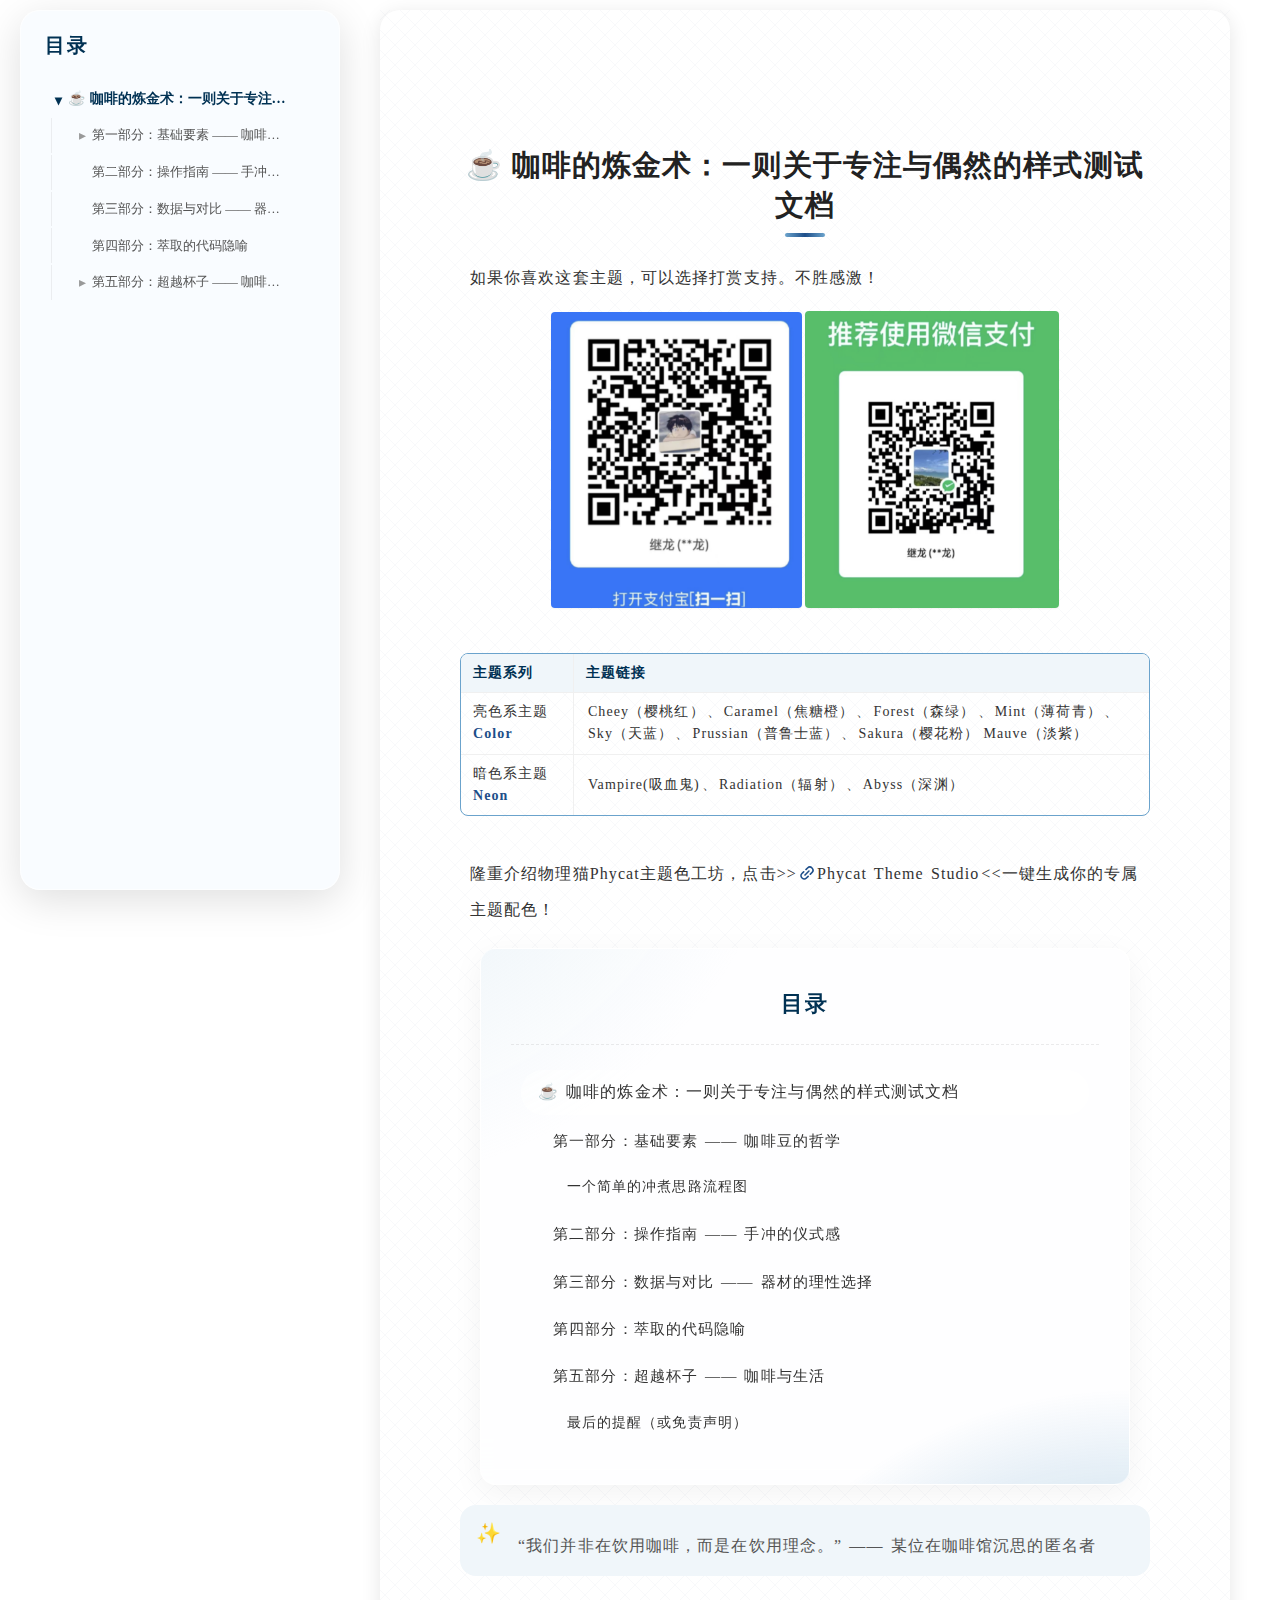
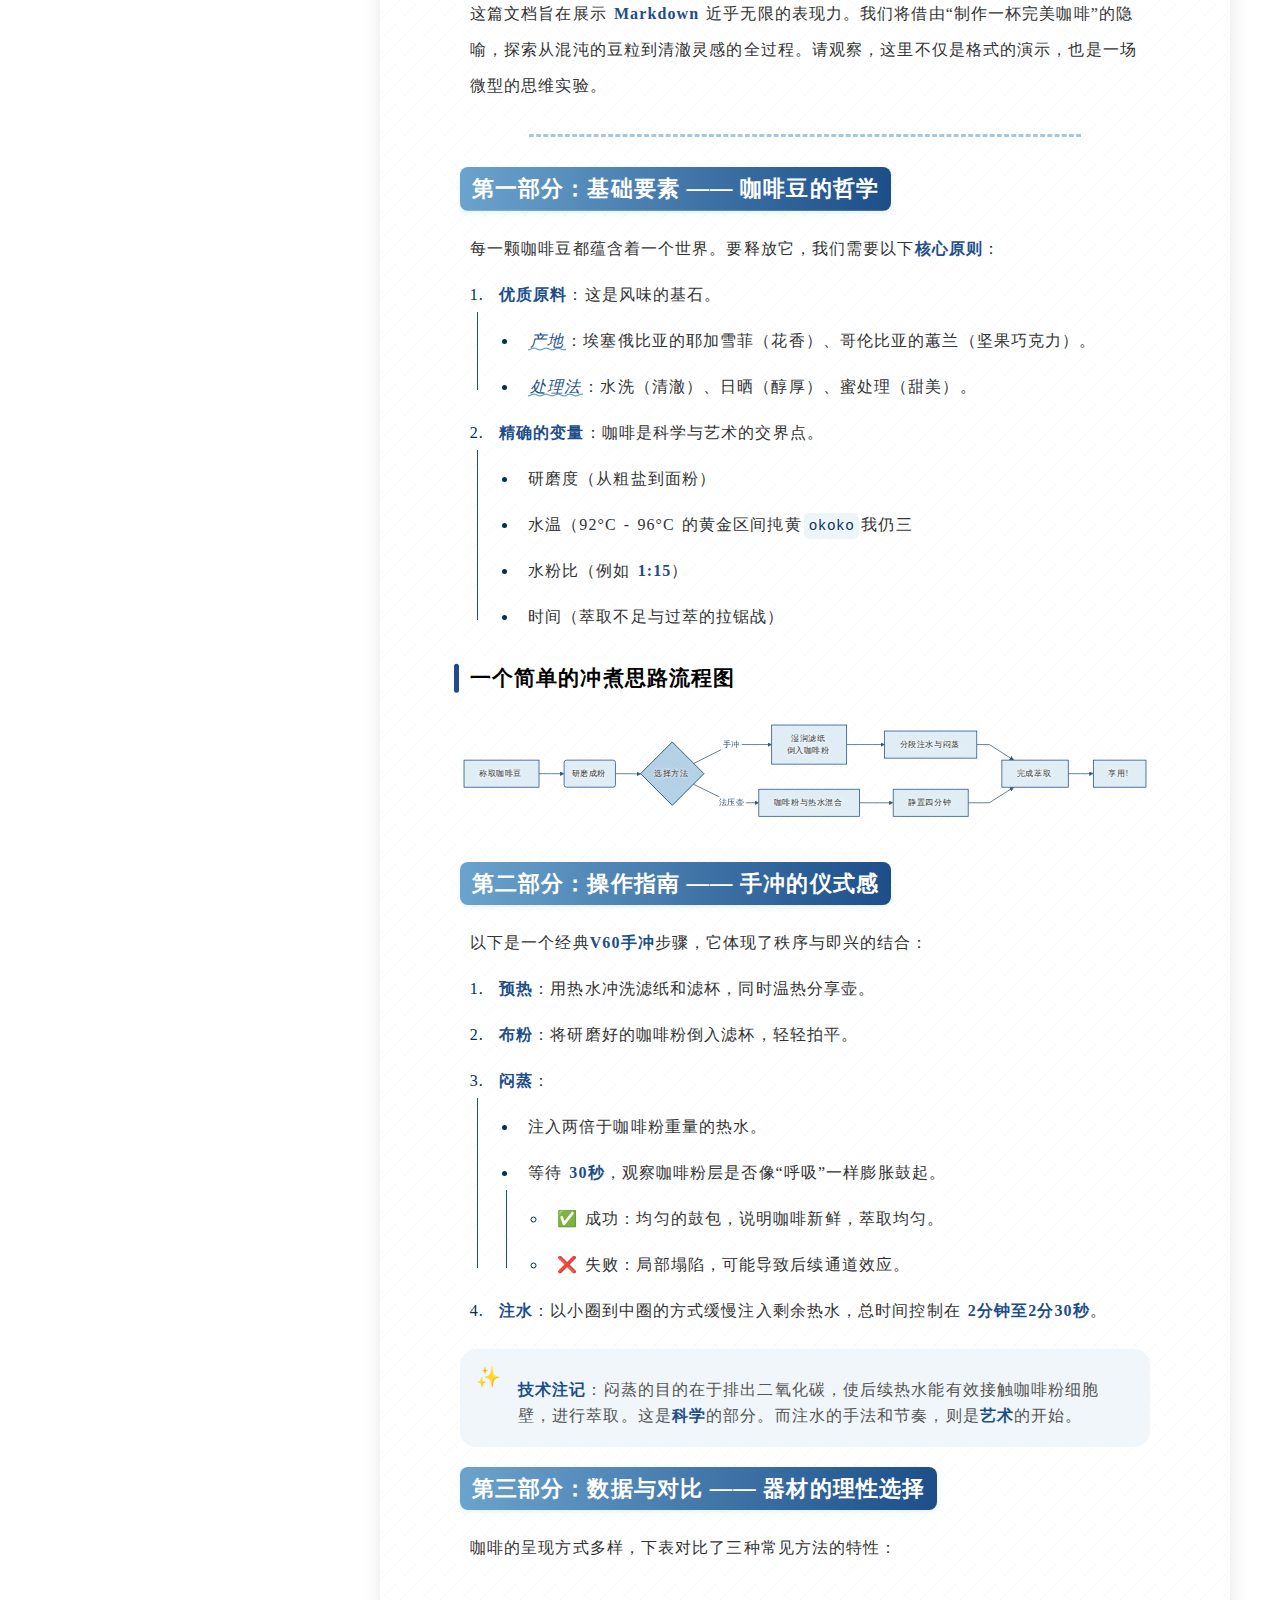
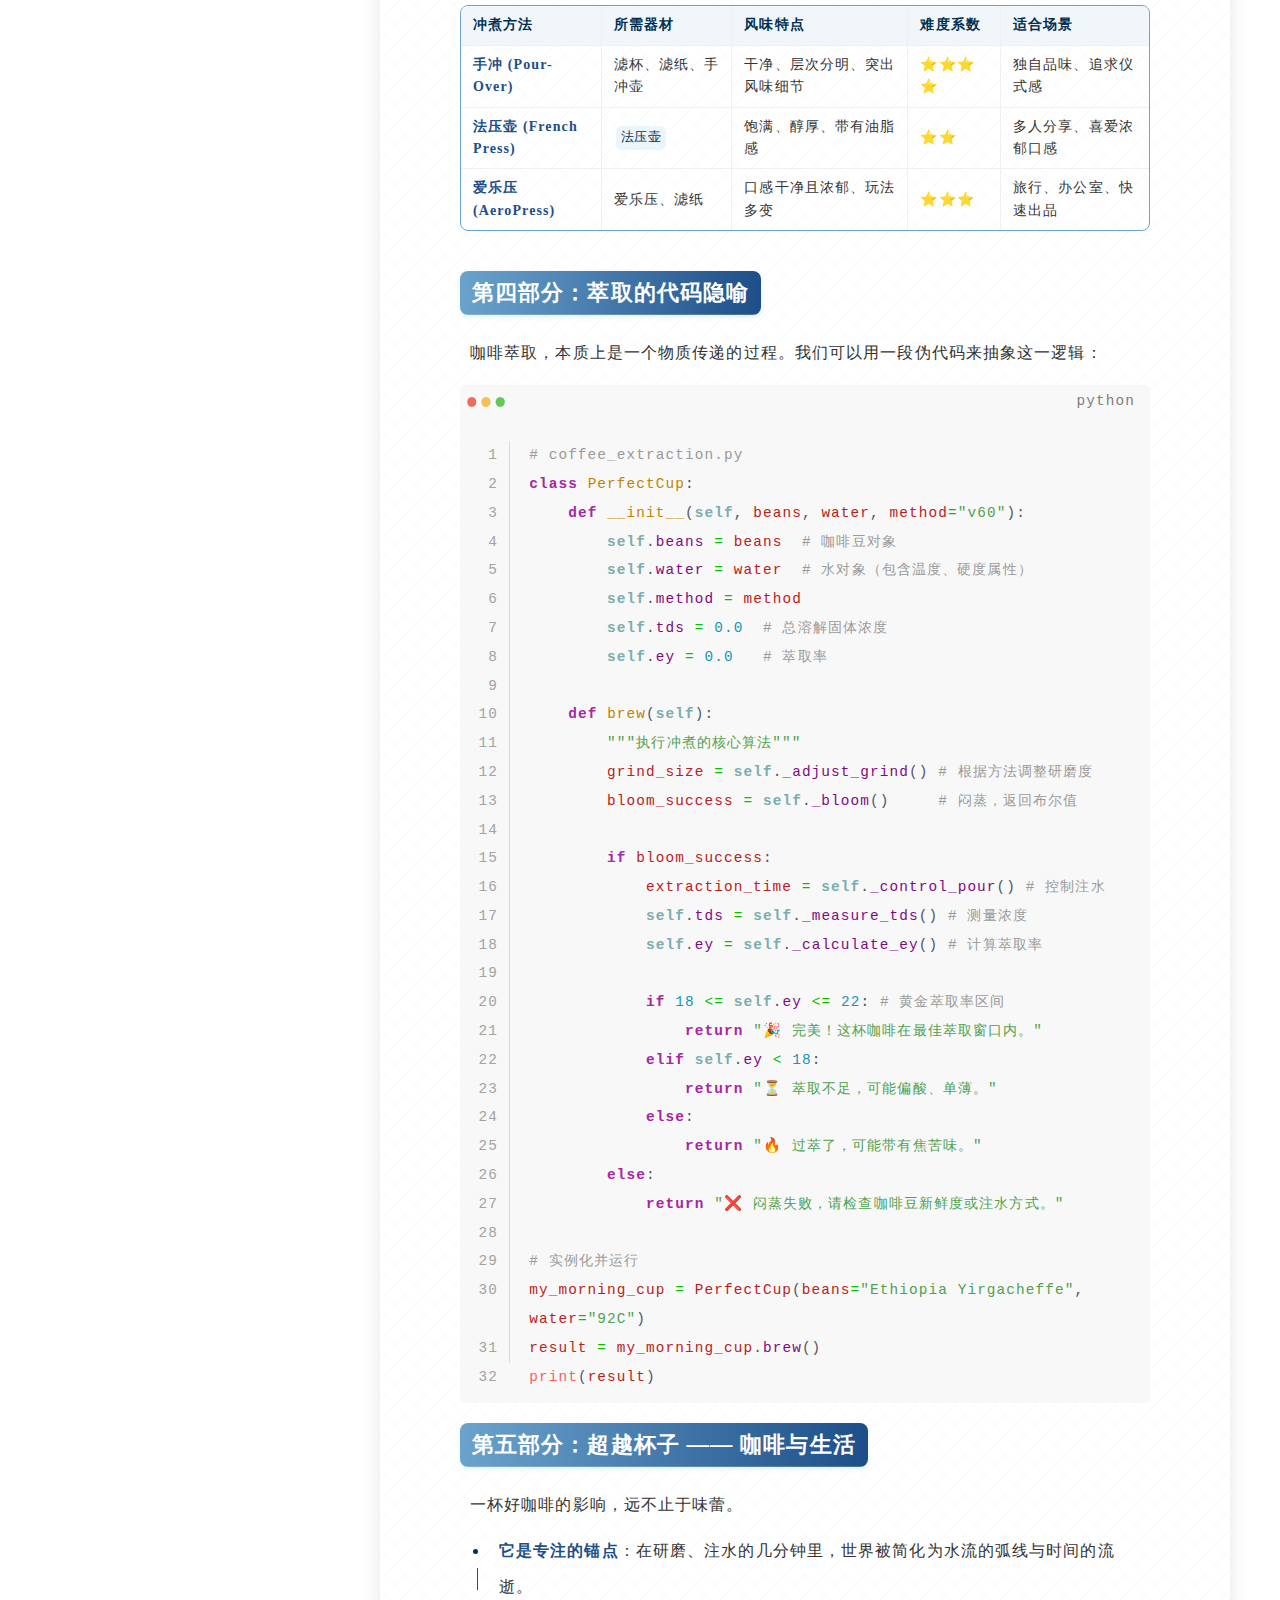
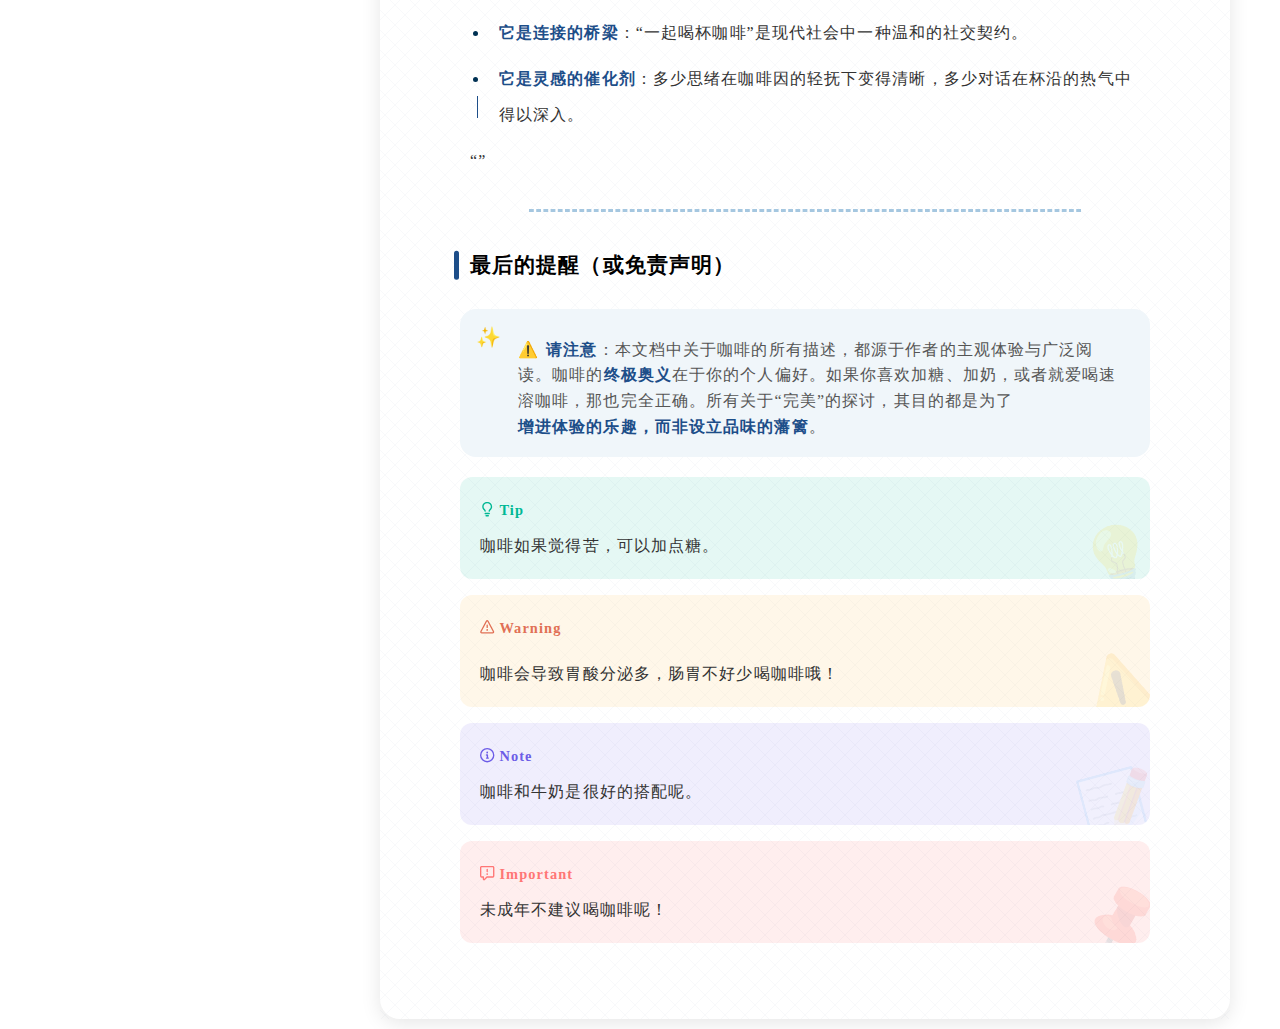
<file: demo/demo-prussian.html>
<!doctype html>
<html>
<head>
<meta charset='UTF-8'><meta name='viewport' content='width=device-width initial-scale=1'><style type='text/css'>html {overflow-x: initial !important;}</style>
<style type='text/css'  id="style-mermaid">:root { --mermaid-theme: default; --mermaid-sequence-numbers: off; --mermaid-flowchart-curve: linear; --mermaid--gantt-left-padding: 75; --sequence-theme: simple; }
.privacy { display: none; }

</style>
<style type='text/css'  id="style-base">:root { --bg-color: #ffffff; --text-color: #333333; --select-text-bg-color: #B5D6FC; --select-text-font-color: auto; --monospace: "Lucida Console",Consolas,"Courier",monospace; --title-bar-height: 20px; }
.mac-os-11 { --title-bar-height: 28px; }
html { font-size: 14px; background-color: var(--bg-color); color: var(--text-color); font-family: "Helvetica Neue", Helvetica, Arial, "Segoe UI Emoji", "SF Pro", sans-serif; -webkit-font-smoothing: antialiased; }
h1, h2, h3, h4, h5 { white-space: pre-wrap; }
body { margin: 0px; padding: 0px; height: auto; inset: 0px; font-size: 1rem; line-height: 1.42857; overflow-x: hidden; background: inherit; }
iframe { margin: auto; }
a.url { word-break: break-all; }
a:active, a:hover { outline: 0px; }
.in-text-selection, ::selection { text-shadow: none; background: var(--select-text-bg-color); color: var(--select-text-font-color); }
#write { margin: 0px auto; height: auto; width: inherit; word-break: normal; overflow-wrap: break-word; position: relative; white-space: normal; overflow-x: visible; padding-top: 36px; }
#write.first-line-indent p { text-indent: 2em; }
#write.first-line-indent li p, #write.first-line-indent p *, #write.first-line-indent svg * { text-indent: 0px; }
#write.first-line-indent li { margin-left: 2em; }
.for-image #write { padding-left: 8px; padding-right: 8px; }
body.typora-export { padding-left: 30px; padding-right: 30px; }
.typora-export .footnote-line, .typora-export li, .typora-export p { white-space: pre-wrap; }
.typora-export .task-list-item input { pointer-events: none; }
@media screen and (max-width: 500px) {
  body.typora-export { padding-left: 0px; padding-right: 0px; }
  #write { padding-left: 20px; padding-right: 20px; }
}
#write li > figure:last-child { margin-bottom: 0.5rem; }
#write ol, #write ul { position: relative; }
img { max-width: 100%; vertical-align: middle; image-orientation: from-image; }
button, input, select, textarea { color: inherit; font: inherit; }
input[type="checkbox"], input[type="radio"] { line-height: normal; padding: 0px; }
*, ::after, ::before { box-sizing: border-box; }
#write h1, #write h2, #write h3, #write h4, #write h5, #write h6, #write p, #write pre { width: inherit; position: relative; }
#write svg h1, #write svg h2, #write svg h3, #write svg h4, #write svg h5, #write svg h6, #write svg p { position: static; }
.nodeLabel p { padding-right: 2px; padding-left: 2px; }
.typora-export .nodeLabel p { padding-right: 0px; padding-left: 0px; }
foreignobject { overflow: visible; }
p { line-height: inherit; }
h1, h2, h3, h4, h5, h6 { break-after: avoid-page; break-inside: avoid; orphans: 4; }
p { orphans: 4; }
li p { orphans: 1; }
h1 { font-size: 2rem; }
h2 { font-size: 1.8rem; }
h3 { font-size: 1.6rem; }
h4 { font-size: 1.4rem; }
h5 { font-size: 1.2rem; }
h6 { font-size: 1rem; }
.md-math-block, .md-rawblock, h1, h2, h3, h4, h5, h6, p { margin-top: 1rem; margin-bottom: 1rem; }
.hidden { display: none; }
.md-blockmeta { color: rgb(204, 204, 204); font-weight: 700; font-style: italic; }
a { cursor: pointer; }
sup.md-footnote { padding: 2px 4px; background-color: rgba(238, 238, 238, 0.7); color: rgb(85, 85, 85); border-radius: 4px; cursor: pointer; }
sup.md-footnote a, sup.md-footnote a:hover { color: inherit; text-transform: inherit; text-decoration: inherit; }
#write input[type="checkbox"] { cursor: pointer; width: inherit; height: inherit; }
figure { overflow-x: auto; margin: 1.2em 0px; max-width: calc(100% + 16px); padding: 0px; }
figure > table { margin: 0px; }
thead, tr { break-inside: avoid; break-after: auto; }
thead { display: table-header-group; }
table { border-collapse: collapse; border-spacing: 0px; width: 100%; overflow: auto; break-inside: auto; text-align: left; }
table.md-table td { min-width: 32px; }
.CodeMirror-gutters { border-right: 0px; background-color: inherit; }
.CodeMirror-linenumber { user-select: none; }
.CodeMirror { text-align: left; }
.CodeMirror-placeholder { opacity: 0.3; }
.CodeMirror pre { padding: 0px 4px; }
.CodeMirror-lines { padding: 0px; }
div.hr:focus { cursor: none; }
#write pre { white-space: pre-wrap; }
#write.fences-no-line-wrapping pre { white-space: pre; }
#write pre.ty-contain-cm { white-space: normal; }
.CodeMirror-gutters { margin-right: 4px; }
.md-fences { font-size: 0.9rem; display: block; break-inside: avoid; text-align: left; overflow: visible; white-space: pre; background: inherit; position: relative !important; }
.md-fences-adv-panel { width: 100%; margin-top: 10px; text-align: center; padding-top: 0px; padding-bottom: 8px; overflow-x: auto; }
#write .md-fences.mock-cm { white-space: pre-wrap; }
.md-fences.md-fences-with-lineno { padding-left: 0px; }
#write.fences-no-line-wrapping .md-fences.mock-cm { white-space: pre; overflow-x: auto; }
.md-fences.mock-cm.md-fences-with-lineno { padding-left: 8px; }
.CodeMirror-line, twitterwidget { break-inside: avoid; }
svg { break-inside: avoid; }
.footnotes { opacity: 0.8; font-size: 0.9rem; margin-top: 1em; margin-bottom: 1em; }
.footnotes + .footnotes { margin-top: 0px; }
.md-reset { margin: 0px; padding: 0px; border: 0px; outline: 0px; vertical-align: top; background: 0px 0px; text-decoration: none; text-shadow: none; float: none; position: static; width: auto; height: auto; white-space: nowrap; cursor: inherit; -webkit-tap-highlight-color: transparent; line-height: normal; font-weight: 400; text-align: left; box-sizing: content-box; direction: ltr; }
li div { padding-top: 0px; }
blockquote { margin: 1rem 0px; }
li .mathjax-block, li p { margin: 0.5rem 0px; }
li blockquote { margin: 1rem 0px; }
li { margin: 0px; position: relative; }
blockquote > :last-child { margin-bottom: 0px; }
blockquote > :first-child, li > :first-child { margin-top: 0px; }
.footnotes-area { color: rgb(136, 136, 136); margin-top: 0.714rem; padding-bottom: 0.143rem; white-space: normal; }
#write .footnote-line { white-space: pre-wrap; }
@media print {
  body, html { border: 1px solid transparent; height: 99%; break-after: avoid; break-before: avoid; font-variant-ligatures: no-common-ligatures; }
  #write { margin-top: 0px; border-color: transparent !important; padding-top: 0px !important; padding-bottom: 0px !important; }
  .typora-export * { -webkit-print-color-adjust: exact; }
  .typora-export #write { break-after: avoid; }
  .typora-export #write::after { height: 0px; }
  .is-mac table { break-inside: avoid; }
  #write > p:nth-child(1) { margin-top: 0px; }
  .typora-export-show-outline .typora-export-sidebar { display: none; }
  figure { overflow-x: visible; }
}
.footnote-line { margin-top: 0.714em; font-size: 0.7em; }
a img, img a { cursor: pointer; }
pre.md-meta-block { font-size: 0.8rem; min-height: 0.8rem; white-space: pre-wrap; background: rgb(204, 204, 204); display: block; overflow-x: hidden; }
p > .md-image:only-child:not(.md-img-error) img, p > img:only-child { display: block; margin: auto; }
#write.first-line-indent p > .md-image:only-child:not(.md-img-error) img { left: -2em; position: relative; }
p > .md-image:only-child { display: inline-block; width: 100%; }
#write .MathJax_Display { margin: 0.8em 0px 0px; }
.md-math-block { width: 100%; }
.md-math-block:not(:empty)::after { display: none; }
.MathJax_ref { fill: currentcolor; }
[contenteditable="true"]:active, [contenteditable="true"]:focus, [contenteditable="false"]:active, [contenteditable="false"]:focus { outline: 0px; box-shadow: none; }
.md-task-list-item { position: relative; list-style-type: none; }
.task-list-item.md-task-list-item { padding-left: 0px; }
.md-task-list-item > input { position: absolute; top: 0px; left: 0px; margin-left: -1.2em; margin-top: calc(1em - 10px); border: none; }
.math { font-size: 1rem; }
.md-toc { min-height: 3.58rem; position: relative; font-size: 0.9rem; border-radius: 10px; }
.md-toc-content { position: relative; margin-left: 0px; }
.md-toc-content::after, .md-toc::after { display: none; }
.md-toc-item { display: block; color: rgb(65, 131, 196); }
.md-toc-item a { text-decoration: none; }
.md-toc-inner:hover { text-decoration: underline; }
.md-toc-inner { display: inline-block; cursor: pointer; }
.md-toc-h1 .md-toc-inner { margin-left: 0px; font-weight: 700; }
.md-toc-h2 .md-toc-inner { margin-left: 2em; }
.md-toc-h3 .md-toc-inner { margin-left: 4em; }
.md-toc-h4 .md-toc-inner { margin-left: 6em; }
.md-toc-h5 .md-toc-inner { margin-left: 8em; }
.md-toc-h6 .md-toc-inner { margin-left: 10em; }
@media screen and (max-width: 48em) {
  .md-toc-h3 .md-toc-inner { margin-left: 3.5em; }
  .md-toc-h4 .md-toc-inner { margin-left: 5em; }
  .md-toc-h5 .md-toc-inner { margin-left: 6.5em; }
  .md-toc-h6 .md-toc-inner { margin-left: 8em; }
}
a.md-toc-inner { font-size: inherit; font-style: inherit; font-weight: inherit; line-height: inherit; }
.footnote-line a:not(.reversefootnote) { color: inherit; }
.reversefootnote { font-family: ui-monospace, sans-serif; }
.md-attr { display: none; }
.md-fn-count::after { content: "."; }
code, pre, samp, tt { font-family: var(--monospace); }
kbd { margin: 0px 0.1em; padding: 0.1em 0.6em; font-size: 0.8em; color: rgb(36, 39, 41); background: rgb(255, 255, 255); border: 1px solid rgb(173, 179, 185); border-radius: 3px; box-shadow: rgba(12, 13, 14, 0.2) 0px 1px 0px, rgb(255, 255, 255) 0px 0px 0px 2px inset; white-space: nowrap; vertical-align: middle; }
.md-comment { color: rgb(162, 127, 3); opacity: 0.6; font-family: var(--monospace); }
code { text-align: left; vertical-align: initial; }
a.md-print-anchor { white-space: pre !important; border-width: initial !important; border-style: none !important; border-color: initial !important; display: inline-block !important; position: absolute !important; width: 1px !important; right: 0px !important; outline: 0px !important; background: 0px 0px !important; text-decoration: initial !important; text-shadow: initial !important; }
.os-windows.monocolor-emoji .md-emoji { font-family: "Segoe UI Symbol", sans-serif; }
.md-diagram-panel > svg { max-width: 100%; }
[lang="flow"] svg, [lang="mermaid"] svg { max-width: 100%; height: auto; }
[lang="mermaid"] .node text { font-size: 1rem; }
table tr th { border-bottom: 0px; }
video { max-width: 100%; display: block; margin: 0px auto; }
iframe { max-width: 100%; width: 100%; border: none; }
.highlight td, .highlight tr { border: 0px; }
mark { background: rgb(255, 255, 0); color: rgb(0, 0, 0); }
.md-html-inline .md-plain, .md-html-inline strong, mark .md-inline-math, mark strong { color: inherit; }
.md-expand mark .md-meta { opacity: 0.3 !important; }
mark .md-meta { color: rgb(0, 0, 0); }
@media print {
  .typora-export h1, .typora-export h2, .typora-export h3, .typora-export h4, .typora-export h5, .typora-export h6 { break-inside: avoid; }
}
.md-diagram-panel .messageText { stroke: none !important; }
.md-diagram-panel .start-state { fill: var(--node-fill); }
.md-diagram-panel .edgeLabel rect { opacity: 1 !important; }
.md-fences.md-fences-math { font-size: 1em; }
.md-fences-advanced:not(.md-focus) { padding: 0px; white-space: nowrap; border: 0px; }
.md-fences-advanced:not(.md-focus) { background: inherit; }
.mermaid-svg { margin: auto; }
.typora-export-show-outline .typora-export-content { max-width: 1440px; margin: auto; display: flex; flex-direction: row; }
.typora-export-sidebar { width: 300px; font-size: 0.8rem; margin-top: 80px; margin-right: 18px; }
.typora-export-show-outline #write { --webkit-flex: 2; flex: 2 1 0%; }
.typora-export-sidebar .outline-content { position: fixed; top: 0px; max-height: 100%; overflow: hidden auto; padding-bottom: 30px; padding-top: 60px; width: 300px; }
@media screen and (max-width: 1024px) {
  .typora-export-sidebar, .typora-export-sidebar .outline-content { width: 240px; }
}
@media screen and (max-width: 800px) {
  .typora-export-sidebar { display: none; }
}
.outline-content li, .outline-content ul { margin-left: 0px; margin-right: 0px; padding-left: 0px; padding-right: 0px; list-style: none; overflow-wrap: anywhere; }
.outline-content ul { margin-top: 0px; margin-bottom: 0px; }
.outline-content strong { font-weight: 400; }
.outline-expander { width: 1rem; height: 1.42857rem; position: relative; display: table-cell; vertical-align: middle; cursor: pointer; padding-left: 4px; }
.outline-expander::before { content: ""; position: relative; font-family: Ionicons; display: inline-block; font-size: 8px; vertical-align: middle; }
.outline-item { padding-top: 3px; padding-bottom: 3px; cursor: pointer; }
.outline-expander:hover::before { content: ""; }
.outline-h1 > .outline-item { padding-left: 0px; }
.outline-h2 > .outline-item { padding-left: 1em; }
.outline-h3 > .outline-item { padding-left: 2em; }
.outline-h4 > .outline-item { padding-left: 3em; }
.outline-h5 > .outline-item { padding-left: 4em; }
.outline-h6 > .outline-item { padding-left: 5em; }
.outline-label { cursor: pointer; display: table-cell; vertical-align: middle; text-decoration: none; color: inherit; }
.outline-label:hover { text-decoration: underline; }
.outline-item:hover { border-color: rgb(245, 245, 245); background-color: var(--item-hover-bg-color); }
.outline-item:hover { margin-left: -28px; margin-right: -28px; border-left: 28px solid transparent; border-right: 28px solid transparent; }
.outline-item-single .outline-expander::before, .outline-item-single .outline-expander:hover::before { display: none; }
.outline-item-open > .outline-item > .outline-expander::before { content: ""; }
.outline-children { display: none; }
.info-panel-tab-wrapper { display: none; }
.outline-item-open > .outline-children { display: block; }
.typora-export .outline-item { padding-top: 1px; padding-bottom: 1px; }
.typora-export .outline-item:hover { margin-right: -8px; border-right: 8px solid transparent; }
.typora-export .outline-expander::before { content: "+"; font-family: inherit; top: -1px; }
.typora-export .outline-expander:hover::before, .typora-export .outline-item-open > .outline-item > .outline-expander::before { content: "−"; }
.typora-export-collapse-outline .outline-children { display: none; }
.typora-export-collapse-outline .outline-item-open > .outline-children, .typora-export-no-collapse-outline .outline-children { display: block; }
.typora-export-no-collapse-outline .outline-expander::before { content: "" !important; }
.typora-export-show-outline .outline-item-active > .outline-item .outline-label { font-weight: 700; }
.md-inline-math-container mjx-container { zoom: 0.95; }
mjx-container { break-inside: avoid; }
.md-alert.md-alert-note { border-left-color: rgb(9, 105, 218); }
.md-alert.md-alert-important { border-left-color: rgb(130, 80, 223); }
.md-alert.md-alert-warning { border-left-color: rgb(154, 103, 0); }
.md-alert.md-alert-tip { border-left-color: rgb(31, 136, 61); }
.md-alert.md-alert-caution { border-left-color: rgb(207, 34, 46); }
.md-alert { padding: 0px 1em; margin-bottom: 16px; color: inherit; border-left: 0.25em solid rgb(0, 0, 0); }
.md-alert-text-note { color: rgb(9, 105, 218); }
.md-alert-text-important { color: rgb(130, 80, 223); }
.md-alert-text-warning { color: rgb(154, 103, 0); }
.md-alert-text-tip { color: rgb(31, 136, 61); }
.md-alert-text-caution { color: rgb(207, 34, 46); }
.md-alert-text { font-size: 0.9rem; font-weight: 700; }
.md-alert-text svg { fill: currentcolor; position: relative; top: 0.125em; margin-right: 1ch; overflow: visible; }
.md-alert-text-container::after { content: attr(data-text); text-transform: capitalize; pointer-events: none; margin-right: 1ch; }

</style>
<style type='text/css'  id="style-codemirror">.CodeMirror { height: auto; }
.CodeMirror.cm-s-inner { background: inherit; }
.CodeMirror-scroll { overflow: auto hidden; z-index: 3; }
.CodeMirror-gutter-filler, .CodeMirror-scrollbar-filler { background-color: rgb(255, 255, 255); }
.CodeMirror-gutters { border-right: 1px solid rgb(221, 221, 221); background: inherit; white-space: nowrap; }
.CodeMirror-linenumber { padding: 0px 3px 0px 5px; text-align: right; color: rgb(153, 153, 153); }
.cm-s-inner .cm-keyword { color: rgb(119, 0, 136); }
.cm-s-inner .cm-atom, .cm-s-inner.cm-atom { color: rgb(34, 17, 153); }
.cm-s-inner .cm-number { color: rgb(17, 102, 68); }
.cm-s-inner .cm-def { color: rgb(0, 0, 255); }
.cm-s-inner .cm-variable { color: rgb(0, 0, 0); }
.cm-s-inner .cm-variable-2 { color: rgb(0, 85, 170); }
.cm-s-inner .cm-variable-3 { color: rgb(0, 136, 85); }
.cm-s-inner .cm-string { color: rgb(170, 17, 17); }
.cm-s-inner .cm-property { color: rgb(0, 0, 0); }
.cm-s-inner .cm-operator { color: rgb(152, 26, 26); }
.cm-s-inner .cm-comment, .cm-s-inner.cm-comment { color: rgb(170, 85, 0); }
.cm-s-inner .cm-string-2 { color: rgb(255, 85, 0); }
.cm-s-inner .cm-meta { color: rgb(85, 85, 85); }
.cm-s-inner .cm-qualifier { color: rgb(85, 85, 85); }
.cm-s-inner .cm-builtin { color: rgb(51, 0, 170); }
.cm-s-inner .cm-bracket { color: rgb(153, 153, 119); }
.cm-s-inner .cm-tag { color: rgb(17, 119, 0); }
.cm-s-inner .cm-attribute { color: rgb(0, 0, 204); }
.cm-s-inner .cm-header, .cm-s-inner.cm-header { color: rgb(0, 0, 255); }
.cm-s-inner .cm-quote, .cm-s-inner.cm-quote { color: rgb(0, 153, 0); }
.cm-s-inner .cm-hr, .cm-s-inner.cm-hr { color: rgb(153, 153, 153); }
.cm-s-inner .cm-link, .cm-s-inner.cm-link { color: rgb(0, 0, 204); }
.cm-negative { color: rgb(221, 68, 68); }
.cm-positive { color: rgb(34, 153, 34); }
.cm-header, .cm-strong { font-weight: 700; }
.cm-del { text-decoration: line-through; }
.cm-em { font-style: italic; }
.cm-link { text-decoration: underline; }
.cm-error { color: red; }
.cm-invalidchar { color: red; }
.cm-constant { color: rgb(38, 139, 210); }
.cm-defined { color: rgb(181, 137, 0); }
div.CodeMirror span.CodeMirror-matchingbracket { color: rgb(0, 255, 0); }
div.CodeMirror span.CodeMirror-nonmatchingbracket { color: rgb(255, 34, 34); }
.cm-s-inner .CodeMirror-activeline-background { background: inherit; }
.CodeMirror { position: relative; overflow: hidden; }
.CodeMirror-scroll { height: 100%; outline: 0px; position: relative; box-sizing: content-box; background: inherit; }
.CodeMirror-sizer { position: relative; }
.CodeMirror-gutter-filler, .CodeMirror-hscrollbar, .CodeMirror-scrollbar-filler, .CodeMirror-vscrollbar { position: absolute; z-index: 6; display: none; outline: 0px; }
.CodeMirror-vscrollbar { right: 0px; top: 0px; overflow: hidden; }
.CodeMirror-hscrollbar { bottom: 0px; left: 0px; overflow: auto hidden; }
.CodeMirror-scrollbar-filler { right: 0px; bottom: 0px; }
.CodeMirror-gutter-filler { left: 0px; bottom: 0px; }
.CodeMirror-gutters { position: absolute; left: 0px; top: 0px; padding-bottom: 10px; z-index: 3; overflow-y: hidden; }
.CodeMirror-gutter { white-space: normal; height: 100%; box-sizing: content-box; padding-bottom: 30px; margin-bottom: -32px; display: inline-block; }
.CodeMirror-gutter-wrapper { position: absolute; z-index: 4; background: 0px 0px !important; border: none !important; }
.CodeMirror-gutter-background { position: absolute; top: 0px; bottom: 0px; z-index: 4; }
.CodeMirror-gutter-elt { position: absolute; cursor: default; z-index: 4; }
.CodeMirror-lines { cursor: text; }
.CodeMirror pre { border-radius: 0px; border-width: 0px; background: 0px 0px; font-family: inherit; font-size: inherit; margin: 0px; white-space: pre; overflow-wrap: normal; color: inherit; z-index: 2; position: relative; overflow: visible; }
.CodeMirror-wrap pre { overflow-wrap: break-word; white-space: pre-wrap; word-break: normal; }
.CodeMirror-code pre { border-right: 30px solid transparent; width: fit-content; }
.CodeMirror-wrap .CodeMirror-code pre { border-right: none; width: auto; }
.CodeMirror-linebackground { position: absolute; inset: 0px; z-index: 0; }
.CodeMirror-linewidget { position: relative; z-index: 2; overflow: auto; }
.CodeMirror-wrap .CodeMirror-scroll { overflow-x: hidden; }
.CodeMirror-measure { position: absolute; width: 100%; height: 0px; overflow: hidden; visibility: hidden; }
.CodeMirror-measure pre { position: static; }
.CodeMirror div.CodeMirror-cursor { position: absolute; visibility: hidden; border-right: none; width: 0px; }
.CodeMirror div.CodeMirror-cursor { visibility: hidden; }
.CodeMirror-focused div.CodeMirror-cursor { visibility: inherit; }
.cm-searching { background: rgba(255, 255, 0, 0.4); }
span.cm-underlined { text-decoration: underline; }
span.cm-strikethrough { text-decoration: line-through; }
.cm-tw-syntaxerror { color: rgb(255, 255, 255); background-color: rgb(153, 0, 0); }
.cm-tw-deleted { text-decoration: line-through; }
.cm-tw-header5 { font-weight: 700; }
.cm-tw-listitem:first-child { padding-left: 10px; }
.cm-tw-box { border-style: solid; border-right-width: 1px; border-bottom-width: 1px; border-left-width: 1px; border-color: inherit; border-top-width: 0px !important; }
.cm-tw-underline { text-decoration: underline; }
@media print {
  .CodeMirror div.CodeMirror-cursor { visibility: hidden; }
}

</style>
<style type='text/css'  id="style-theme_css">html {
  font-size: 16px;
  font-family: "LXGW WenKai";
}


/* 软件内部Markdown样式 */
#write {
  max-width: 950px;
  margin: 0 auto;
  padding: 15px;
  line-height: 2.25;
  color: #000;
  letter-spacing: 1.1px;
  word-break: break-word;
  word-wrap: break-word;
  text-align: left;
  position: relative;
  z-index: 0;
}

/* 新增：使用伪元素实现遮罩背景 */
#write::before {
  content: "";
  position: absolute;
  top: 0;
  left: 0;
  right: 0;
  bottom: 0;
  pointer-events: none;
  z-index: -1;
  background-color: var(--element-color);
  opacity: 0.12;
  -webkit-mask-image: var(--bg-style);
  mask-image: var(--bg-style);
  -webkit-mask-size: 20px 20px;
  mask-size: 20px 20px;
  -webkit-mask-repeat: repeat;
  mask-repeat: repeat;
  -webkit-mask-position: center;
  mask-position: center;
}

#write p {
  color: #333;
  margin: 10px 10px;
  font-family: Optima-Regular, Optima, "LXGW WenKai", PingFangSC-light, PingFangTC-light,
    "PingFang SC", Cambria, Cochin, Georgia, Times, "Times New Roman", serif;
  font-size: 1rem;
  word-spacing: 2px;
}

#write h3.md-heading:after,
h4.md-heading:after,
h5.md-heading:after,
h6.md-heading:after {
  content: " ";
  display: inline-block;
  height: 2em;
  width: 2em;
  vertical-align: top;
  margin-left: -2px;
  background-color: var(--element-color-shallow);
  -webkit-mask-repeat: no-repeat;
  -webkit-mask-position: center;
  -webkit-mask-size: 24px 24px;
  mask-repeat: no-repeat;
  mask-position: center;
  mask-size: 24px 24px;
}

#write h3.md-heading:after {
  -webkit-mask-image: var(--h3-icon-shape);
  mask-image: var(--h3-icon-shape);
}

#write h4.md-heading:after {
  -webkit-mask-image: var(--h4-icon-shape);
  mask-image: var(--h4-icon-shape);
}

#write h5.md-heading:after {
  -webkit-mask-image: var(--h5-icon-shape);
  mask-image: var(--h5-icon-shape);
}

#write h6.md-heading:after {
  -webkit-mask-image: var(--h6-icon-shape);
  mask-image: var(--h6-icon-shape);
}

/* ================= H1 标题样式优化 (方案 1: 经典短线 - 常驻显示 - 修复编辑bug) ================= */

#write h1 {
    text-align: center;
    font-size: 1.8rem;
    font-weight: bold;
    margin: 1em auto 0.8em;
    line-height: 1.4;
    
    /* [关键修复] 使用 fit-content 代替 table */
    /* table 属性会导致空标题在编辑模式下无法获取光标焦点 */
    /* fit-content 既能实现宽度自适应，又能保持正常的编辑体验 */
    width: fit-content; 
    
    /* [修复 Bug] 添加最小宽度和最小高度，确保空内容时也有足够大的点击区域 */
    min-width: 120px;
    min-height: 1.4em; /* 确保有一行文字的高度 */
    
    color: #222;
    position: relative;
    padding-bottom: 12px; /* 增加底部空间给线条 */
    
    transition: color 0.3s ease, transform 0.3s ease;
    border-bottom: none; /* 清除默认下划线 */
}

/* 底部线条 (伪元素) */
#write h1::after {
    content: '';
    position: absolute;
    bottom: 0;
    left: 50%;
    
    /* [核心设计] 初始宽度：40px (常驻精致短线) */
    width: 40px; 
    height: 4px;
    border-radius: 4px;
    
    /* [优化] 使用主题定义的 H2 渐变背景 (色彩饱满且对称) */
    background: var(--head-title-h2-background);
    background-size: 100% auto; 
    
    /* 居中定位 */
    transform: translateX(-50%);
    
    /* 动效过渡 */
    transition: width 0.4s cubic-bezier(0.25, 0.8, 0.25, 1);
}

/* Hover 交互效果 */
/* 只有当标题没有处于输入焦点时，悬停才上浮 */
#write h1:not(.md-focus):hover {
  color: var(--head-title-color);
  transform: translateY(-2px);
}

#write h1:hover::after {
    /* Hover 时展开至 100% */
    width: 100%; 
}
/* H2 */
#write h2 {
  color: var(--head-title-h2-color);
  font-size: 1.4rem;
  line-height: 1.5;
  width: fit-content;
  font-weight: bold;
  margin: 20px 0;
  padding: 5px 12px;
  border-radius: 8px;
  background: var(--head-title-h2-background);
  background-size: 200% auto;
  background-position: 0% center;
  box-shadow: 0 2px 5px rgba(61, 184, 211, 0.15);
  transition: background-position 0.5s ease-out, transform 0.4s ease, box-shadow 0.4s ease;
}

#write h2:hover {
  background-position: 100% center;
  transform: scale(1.01);
  box-shadow: 0 8px 20px rgba(61, 184, 211, 0.35);
}

/* H3 */
#write h3 {
  position: relative;
  width: fit-content;
  margin: 20px 0;
  text-align: left;
  font-size: 1.3rem;
  padding-left: 10px;
  transition: all 0.3s cubic-bezier(0.25, 0.8, 0.25, 1);
}

#write h3 {
  position: relative;
  width: fit-content;
  margin: 20px 0;
  text-align: left;
  font-size: 1.3rem;
  padding-left: 10px;
  transition: all 0.3s cubic-bezier(0.25, 0.8, 0.25, 1);
}

#write h3::before {
  content: '';
  position: absolute;
  left: -6px;
  top: 50%;
  transform: translateY(-50%);
  width: 5px;
  height: 61%;
  border-radius: 4px;
  background-color: var(--head-title-color);
  transition: all 0.3s cubic-bezier(0.25, 0.8, 0.25, 1);
}

#write h3 span {
  border-bottom: 2px hidden var(--head-title-color);
  transition: color 0.3s ease;
}

#write h3:hover {
  padding-left: 18px;
  color: var(--head-title-color);
  cursor: pointer;
}

#write h3:hover::before {
  height: 66%;
  background-color: var(--head-title-color);
  width: 7px;
}

/* H4~H6 */
#write h4,
#write h5,
#write h6 {
  transition: color 0.3s ease, transform 0.3s ease;
}

#write h4::before,
#write h5::before,
#write h6::before {
  transition: all 0.3s cubic-bezier(0.34, 1.56, 0.64, 1);
}

/* H4 */
#write h4 {
  margin: 20px 0;
  font-size: 1.15rem;
  text-align: left;
}

#write h4::before {
  content: "";
  margin-right: 7px;
  display: inline-block;
  background-color: var(--head-title-color);
  width: 10px;
  height: 10px;
  border-radius: 100%;
  border: var(--head-title-color) 1px solid;
  vertical-align: inherit;
}

#write h4:hover::before {
  transform: scale(1.3);
  box-shadow: 0 0 0 4px var(--element-color-soo-shallow);
}

/* H5 */
#write h5 {
  margin: 23px 0;
  font-size: 1.1rem;
  text-align: left;
}

#write h5::before {
  content: "";
  margin-right: 7px;
  display: inline-block;
  background-color: #ffffff;
  width: 10px;
  height: 10px;
  border-radius: 100%;
  border: var(--head-title-color) 2px solid;
  vertical-align: inherit;
  box-sizing: border-box;
}

#write h5:hover::before {
  background-color: var(--head-title-color);
  transform: scale(1.2);
  box-shadow: 0 0 0 3px var(--element-color-soo-shallow);
}

/* H6 */
#write h6 {
  margin: 23px 0;
  font-size: 1.1rem;
  text-align: left;
}

#write h6::before {
  content: "-";
  color: var(--head-title-color);
  margin-right: 7px;
  display: inline-block;
  vertical-align: inherit;
}

#write h6:hover::before {
  transform: scaleX(1.8) translateX(1px);
  font-weight: bold;
}

#write h4:hover,
#write h5:hover,
#write h6:hover {
  color: var(--element-color-deep);
  transform: translateX(6px);
}

#write {
  counter-reset: h1;
}

h1 {
  counter-reset: h2;
}

h2 {
  counter-reset: h3;
}

h3 {
  counter-reset: h4;
}

h4 {
  counter-reset: h5;
}

h5 {
  counter-reset: h6;
}

.sidebar-content {
  counter-reset: h1
}

.outline-content {
  counter-reset: h1
}

.outline-h1 {
  counter-reset: h2
}

.outline-h2 {
  counter-reset: h3
}

.outline-h3 {
  counter-reset: h4
}

.outline-h4 {
  counter-reset: h5
}

.outline-h5 {
  counter-reset: h6
}



.md-toc-content {
  counter-reset: h1toc
}

.md-toc-h1 {
  counter-reset: h2toc
}

.md-toc-h2 {
  counter-reset: h3toc
}

.md-toc-h3 {
  counter-reset: h4toc
}

.md-toc-h4 {
  counter-reset: h5toc
}

.md-toc-h5 {
  counter-reset: h6toc
}


#write h1:before {
  counter-increment: h1;
  content: var(--autonum-h1);
}

#outline-content li.outline-h1>div>span.outline-label:before {
  counter-increment: h1;
  content: var(--autonum-h1);
}

.outline-content .outline-h1>.outline-item>.outline-label:before {
  counter-increment: h1;
  content: var(--autonum-h1);
}

#write span.md-toc-item.md-toc-h1>a:before {
  counter-increment: h1toc;
  content: var(--autonum-h1toc);
}

#write h2:before {
  counter-increment: h2;
  content: var(--autonum-h2);
  color: var(--head-title-h2-color);
}

.outline-content .outline-h2>.outline-item>.outline-label:before {
  counter-increment: h2;
  content: var(--autonum-h2);
}

li.outline-h2>div>a.outline-label:before {
  counter-increment: h2;
  content: var(--autonum-h2);
}

#write span.md-toc-item.md-toc-h2>a:before {
  counter-increment: h2toc;
  content: var(--autonum-h2toc);
}


#write h3>span:first-of-type::before {
  counter-increment: h3;
  content: var(--autonum-h3);
  color: var(--element-color);
}

#outline-content li.outline-h3>div>span.outline-label:before {
  counter-increment: h3;
  content: var(--autonum-h3);
}

.outline-content .outline-h3>.outline-item>.outline-label:before {
  counter-increment: h3;
  content: var(--autonum-h3);
}

#write span.md-toc-item.md-toc-h3>a:before {
  counter-increment: h3toc;
  content: var(--autonum-h3toc);
}


#write h4>span:first-of-type::before {
  counter-increment: h4;
  content: var(--autonum-h4);
  color: var(--element-color);
}

#outline-content li.outline-h4>div>span.outline-label:before {
  counter-increment: h4;
  content: var(--autonum-h4);
}

.outline-content .outline-h4>.outline-item>.outline-label:before {
  counter-increment: h4;
  content: var(--autonum-h4);
}

#write span.md-toc-item.md-toc-h4>a:before {
  counter-increment: h4toc;
  content: var(--autonum-h4toc);
}


#write h5>span:first-of-type::before {
  counter-increment: h5;
  content: var(--autonum-h5);
  color: var(--element-color);
}

#outline-content li.outline-h5>div>span.outline-label:before {
  counter-increment: h5;
  content: var(--autonum-h5);
}

.outline-content .outline-h5>.outline-item>.outline-label:before {
  counter-increment: h5;
  content: var(--autonum-h5);
}

#write span.md-toc-item.md-toc-h5>a:before {
  counter-increment: h5toc;
  content: var(--autonum-h5toc);
}


#write h6>span:first-of-type::before {
  counter-increment: h6;
  content: var(--autonum-h6);
  color: var(--element-color);
}

#outline-content li.outline-h6>div>span.outline-label:before {
  counter-increment: h6;
  content: var(--autonum-h6);
}

.outline-content .outline-h6>.outline-item>.outline-label:before {
  counter-increment: h6;
  content: var(--autonum-h6);
}

#write span.md-toc-item.md-toc-h6>a:before {
  counter-increment: h6toc;
  content: var(--autonum-h6toc);
}


/* 列表 */
::marker {
  color: var(--element-color-deep);
}

li.md-list-item {
  margin: 0.4rem 0;
}

#write ul,
#write ol {
  margin-top: 0px;
  margin-left: 16px;
  margin-bottom: 8px;
  padding-left: 13px;
}

#write em {
  padding: 0 3px 0 0;
}

#write ul {
  list-style-type: disc;
}

#write ul ul {
  list-style-type: circle;
}

#write ul ul ul {
  list-style-type: square;
}

#write ol {
  list-style-type: decimal;
}

#write ol ol {
  list-style-type: lower-alpha;
}

#write ol ol ol {
  list-style-type: lower-roman;
}

#write li section {
  margin-top: 5px;
  margin-bottom: 5px;
  line-height: 1.7rem;
  text-align: justify;
  color: #000000;
  font-weight: 500;
}

#write li:before {
  content: "";
  height: calc(100% - 50px);
  top: 35px;
  position: absolute;
  border-left: 0.5px solid var(--element-color);
  left: -12.5px;
}

/* 任务列表样式 */

#write .task-list-item input {
  appearance: none;
  -webkit-appearance: none;
  width: 1.3rem;
  height: 1.3rem;
  position: absolute;
  top: 3px;
  left: -22px;
  outline: none;
  cursor: pointer;
  z-index: 1;
}

#write .task-list-item input::before {
  content: '';
  display: block;
  position: absolute;
  top: -2px;
  left: 18px;
  width: 100%;
  height: 100%;
  border-radius: 50%;
  border: 1px solid var(--element-color-deep, #ffa531);
  background: #fff;
  transition: all 0.4s cubic-bezier(0.5, 1.6, 0.4, 0.7);
  box-sizing: border-box;
}

#write .task-list-item input::after {
  content: '';
  display: block;
  position: absolute;
  top: 40%;
  left: 138%;
  width: 0.35rem;
  height: 0.65rem;
  border: solid #fff;
  border-width: 0 2.5px 2.5px 0;
  transform: translate(-50%, -60%) rotate(45deg) scale(1);
  transition: all 0.3s cubic-bezier(0.5, 1.6, 0.4, 0.7);
  opacity: 0;
}

#write .task-list-item input:checked::before {
  background: var(--element-color, #ffc000);
  border-color: var(--element-color, #ffc000);
  transform: scale(1.05);
  animation: task-pulse 0.4s forwards;
}

@keyframes task-pulse {
  0% {
    transform: scale(1);
  }

  50% {
    transform: scale(1.15);
  }

  100% {
    transform: scale(1);
  }
}

#write .task-list-item input:checked::after {
  opacity: 1;
  transform: translate(-50%, -60%) rotate(45deg) scale(1);
}

#write .task-list-item input[type="checkbox"]+p span,
#write .task-list-item input[type="checkbox"]+span {
  position: relative;
  display: inline;
  -webkit-box-decoration-break: clone;
  box-decoration-break: clone;
  transition: color 0.4s ease;
  background-image: linear-gradient(currentColor, currentColor);
  background-position: 0% 50%;
  background-size: 0% 1.5px;
  background-repeat: no-repeat;
  transition: background-size 0.4s cubic-bezier(0.25, 0.8, 0.25, 1), color 0.4s;
}

#write .task-list-item input[type="checkbox"]:checked+p span,
#write .task-list-item input[type="checkbox"]:checked+span {
  color: #bbb;
  background-size: 100% 1.5px;
}

#write li.task-list-item {
  position: relative;
}


/* 引用 */

#write blockquote {
  position: relative;
  margin: 20px 0;
  padding: 18px 20px 18px 48px;
  background-color: var(--element-color-soo-shallow);
  border: none;
  border-radius: 16px;
  color: #555;
  line-height: 1.6;
  transition: transform 0.3s cubic-bezier(0.34, 1.56, 0.64, 1), background-color 0.3s ease;
}

/* 图标装饰 (可以把 content 里的 ✨ 换成 💡, 📝, 📌 等) */
#write blockquote::before {
  content: "✨";
  position: absolute;
  left: 16px;
  top: 18px;
  font-size: 20px;
  line-height: 1;
  font-family: "Segoe UI Emoji", "Apple Color Emoji", "Noto Color Emoji", sans-serif;
}

#write blockquote p {
  color: #555;
  margin-bottom: 0.5em;
}

#write blockquote p:last-child {
  margin-bottom: 0;
}

#write blockquote:hover {
  transform: scale(1.02);
}

/* 超链接 */
#write a {
  color: #333;
  text-decoration: none;
  font-weight: 500;
  padding: 2px 4px;
  margin: 0 -2px;
  border-radius: 4px;
  background: transparent;
  border-bottom: none;
  transition: all 0.2s ease;
}

#write p a:not(.md-toc-inner)::before {
  content: '';
  display: inline-block;
  width: 1em;
  height: 1em;
  margin-right: 2px;
  vertical-align: -0.15em;
  background-color: var(--element-color);
  -webkit-mask: url("data:image/svg+xml;charset=utf-8,%3Csvg xmlns='http://www.w3.org/2000/svg' viewBox='0 0 1024 1024'%3E%3Cpath d='M477.934459 330.486594A50.844091 50.844091 0 0 1 406.752731 258.796425L512 152.532274a254.220457 254.220457 0 0 1 359.467726 359.467726L762.66137 618.772592a50.844091 50.844091 0 1 1-71.690168-71.690169l106.772591-106.772592a152.532274 152.532274 0 0 0-215.578947-215.578947z m70.164846 361.501489A50.844091 50.844091 0 1 1 619.789474 762.66137l-107.281033 107.281033A254.220457 254.220457 0 0 1 152.532274 512L259.813307 406.752731a50.844091 50.844091 0 1 1 72.19861 69.656405l-107.789474 107.281033a152.532274 152.532274 0 0 0 215.578947 215.578947z m-126.601788-16.77855a50.844091 50.844091 0 1 1-71.690168-71.690169l251.678252-251.678252a50.844091 50.844091 0 0 1 71.690169 71.690169z'/%3E%3C/svg%3E") no-repeat center / contain;
  mask: url("data:image/svg+xml;charset=utf-8,%3Csvg xmlns='http://www.w3.org/2000/svg' viewBox='0 0 1024 1024'%3E%3Cpath d='M477.934459 330.486594A50.844091 50.844091 0 0 1 406.752731 258.796425L512 152.532274a254.220457 254.220457 0 0 1 359.467726 359.467726L762.66137 618.772592a50.844091 50.844091 0 1 1-71.690168-71.690169l106.772591-106.772592a152.532274 152.532274 0 0 0-215.578947-215.578947z m70.164846 361.501489A50.844091 50.844091 0 1 1 619.789474 762.66137l-107.281033 107.281033A254.220457 254.220457 0 0 1 152.532274 512L259.813307 406.752731a50.844091 50.844091 0 1 1 72.19861 69.656405l-107.789474 107.281033a152.532274 152.532274 0 0 0 215.578947 215.578947z m-126.601788-16.77855a50.844091 50.844091 0 1 1-71.690168-71.690169l251.678252-251.678252a50.844091 50.844091 0 0 1 71.690169 71.690169z'/%3E%3C/svg%3E") no-repeat center / contain;
  transition: transform 0.4s cubic-bezier(0.25, 0.8, 0.25, 1);
}

#write a:not(.md-toc-inner):hover {
  color: var(--element-color-deep);
  background: var(--element-color-soo-shallow);
}

/* 图标部分：旋转 180 度 */
#write a:hover:not(.md-toc-inner)::before {
  transform: rotate(180deg);
  background-color: var(--element-color-deep);
}

#write a:visited {
  color: var(--element-color-deep);
}

#write sup a::before {
  content: none;
}

/* 高亮 */

#write mark {
  background-color: var(--element-color-so-shallow);
  color: inherit;
  padding: 2px 6px;
  border-radius: 6px;
  margin: 0 2px;
  position: relative;
  transition: all 0.3s ease;
  /* 确保跨行时样式连续 */
  -webkit-box-decoration-break: clone;
  box-decoration-break: clone;
}

#write mark::before,
#write mark::after {
  position: absolute;
  top: 50%;
  transform: translateY(-50%);
  color: var(--element-color-deep);
  font-weight: bold;
  font-family: "Courier New", monospace;
  font-size: 1.1em;
  opacity: 0;
  pointer-events: none;
  transition: all 0.3s cubic-bezier(0.34, 1.56, 0.64, 1);
}

#write mark::before {
  content: '{';
  left: -5px;
}

#write mark::after {
  content: '}';
  right: -5px;
}

#write mark:hover {
  background-color: var(--element-color);
  color: #fff;
  border-radius: 4px;
  padding: 2px 12px;
}

#write mark:hover::before {
  opacity: 1;
  left: 3px;
}

#write mark:hover::after {
  opacity: 1;
  right: 3px;
}

/* 粗体 */
#write strong {
  color: var(--element-color);
  font-weight: bold;
  display: inline-block;
  transition: transform 0.2s cubic-bezier(0.5, 1.5, 0.5, 1);
}

#write strong:hover {
  transform: translateY(-2px) scale(1.1);
  text-shadow: 2px 2px 0 color-mix(in srgb, var(--element-color-shallow), transparent 70%);
}

/* 1. 常态优化：提升对比度 */
/* 当粗体出现在高亮块中时，强制使用 Deep 色，防止在浅色高亮背景里看不清 */
#write mark strong {
    color: var(--element-color-deep); 
}

/* 2. Hover 修复：防止文字隐形 */
/* 当悬停高亮块时，背景变为主色。
   此时必须显式地将内部的粗体变为白色，
   否则它会保持原有的主色，导致“主色字撞主色底”看不见。 */
#write mark:hover strong {
    color: #fff;
    /* 可选：去掉粗体原有的阴影，保持干净 */
    text-shadow: none; 
    /* 保持加粗状态下的微动效同步 (可选) */
    transform: translateY(-2px) scale(1.1); 
}

/* ================= 斜体 (Em) 样式优化 (防抖动终极版) ================= */

/* 1. 基础样式 */
#write em {
    font-style: italic;
    
    /* 常态颜色 */
    color: var(--element-color); 
    
    text-decoration: none; /* 禁用默认下划线 */
    padding: 0 2px 2px;    /* 底部留出波浪空间 */
    position: relative;
    
    /* 注意：去掉了 font-weight 的 transition
       改为监听 color 和 stroke 的变化
    */
    transition: color 0.2s ease, -webkit-text-stroke 0.2s ease;
    z-index: 0;
}

/* 2. 波浪线 (伪元素 + Mask) */
#write em::after {
    content: "";
    position: absolute;
    left: 0;
    bottom: 0;
    width: 100%;
    height: 4px; /* 波浪高度 */
    
    /* 使用 Mask 制作波浪形状 */
    -webkit-mask: url("data:image/svg+xml,%3Csvg xmlns='http://www.w3.org/2000/svg' viewBox='0 0 20 4'%3E%3Cpath fill='none' stroke='black' stroke-width='2' d='M0 3.5c5 0 5-3 10-3s5 3 10 3 5-3 10-3 5 3 10 3'/%3E%3C/svg%3E");
    -webkit-mask-repeat: repeat-x;
    -webkit-mask-size: 12px 4px;
    mask: url("data:image/svg+xml,%3Csvg xmlns='http://www.w3.org/2000/svg' viewBox='0 0 20 4'%3E%3Cpath fill='none' stroke='black' stroke-width='2' d='M0 3.5c5 0 5-3 10-3s5 3 10 3 5-3 10-3 5 3 10 3'/%3E%3C/svg%3E");
    mask-repeat: repeat-x;
    mask-size: 12px 4px;
    
    /* 默认浅色背景 */
    background-color: var(--element-color-shallow); 
    
    z-index: -1;
    transition: background-color 0.3s ease;
}

/* 3. Hover 交互 (防抖动核心) */
#write em:hover {
    color: var(--element-color-deep); 
    
    /* [关键修复] 
       不要使用 font-weight: 700 (这会改变布局宽度)
       改用 text-stroke 模拟加粗效果，不占空间
    */
    font-weight: normal; 
    -webkit-text-stroke: 0.6px var(--element-color-deep);
}

/* Hover 时波浪线变色 + 动画 */
#write em:hover::after {
    background-color: var(--element-color); 
    animation: waveFlow 1s linear infinite;
}

/* 波浪流动动画定义 */
@keyframes waveFlow {
    0% { 
        -webkit-mask-position-x: 0; 
        mask-position-x: 0; 
    }
    100% { 
        -webkit-mask-position-x: 12px; 
        mask-position-x: 12px; 
    }
}

/* 删除线 */
#write del {
  text-decoration: line-through;
  text-decoration-color: var(--element-color);
  color: #999;
  transition: all 0.3s ease;
}

#write del:hover {
  opacity: 0.6;
  text-decoration-color: var(--element-color-deep);
  cursor: not-allowed;
}

/* 分割线 */
#write hr {
  border: none;
  border-top: 3px dashed var(--element-color-shallow);
  margin: 30px 0;
  opacity: 0.6;
  transform: scaleX(0.8);
  transition: all 0.4s ease;
}

#write hr:hover {
  transform: scaleX(1);
  border-color: var(--element-color);
  opacity: 1;
}

/* 图片 */
#write p:has(img) {
  text-align: center;
}

#write img {
  border-radius: 12px;
  display: inline-block;
  margin: 15px 5px;
  object-fit: contain;
  filter: brightness(1) contrast(1);
  box-shadow: 0 4px 6px -1px rgba(0, 0, 0, 0.05);
  transition: all 0.4s cubic-bezier(0.34, 1.56, 0.64, 1);
  max-width: 100%;
  cursor: zoom-in;
}

#write p>img:only-child {
  display: block;
  margin: 20px auto;
}

#write img:hover {
  filter: brightness(1.05) contrast(1.05);
  transform: scale(1.05);
  box-shadow: 0 12px 30px -4px var(--element-color-soo-shallow);
  z-index: 10;
}

/* 图片描述 */
#write figcaption {
  display: block;
  margin-top: 12px;
  font-size: 13px;
  color: #888;
  text-align: center;
  line-height: 1.5;
  transition: color 0.3s ease;
}

#write p:hover>img+figcaption,
#write figure:hover>figcaption {
  color: var(--element-color-deep);
}

/* YMAL */
pre.md-meta-block {
  padding: 30px 20px 20px;
  margin: 20px 0;
  font-family: var(--monospace);
  font-size: 13px;
  color: #555;
  line-height: 1.6;
  background-color: var(--element-color-soo-shallow);
  border: 1.5px dashed var(--element-color);
  border-radius: 8px;
  position: relative;
  transition: all 0.3s ease;
}

/* 右上角的 "YAML" 小吊牌标签 */
pre.md-meta-block::after {
  content: "YAML";
  position: absolute;
  top: 0;
  right: 20px;
  background-color: var(--element-color);
  color: #fff;
  font-size: 10px;
  font-weight: bold;
  letter-spacing: 1px;
  padding: 3px 10px;
  border-radius: 0 0 6px 6px;
  box-shadow: 0 2px 5px rgba(0, 0, 0, 0.1);
  pointer-events: none;
}

pre.md-meta-block:hover {
  background-color: #fff;
  border-style: solid;
  border-color: var(--element-color-deep);
  box-shadow: 0 4px 15px rgba(0, 0, 0, 0.05);
  transform: translateY(-2px);
}

/* 行内代码 */
#write code:not(.md-fences code) {
    font-family: "CascadiaCode", "Lucida Console", Consolas, Courier, monospace;
    font-size: 0.9em; 
    letter-spacing: 0.5px;
    color: var(--element-color-linecode);
    background-color: var(--element-color-linecode-background);
    padding: 5px 5px; 
    margin: 0 2px;
    border-radius: 6px; 
    vertical-align: middle;
    transition: all 0.2s cubic-bezier(0.34, 1.56, 0.64, 1);
}
#write code:not(.md-fences code):hover {
    background-color: var(--element-color);
    color: #fff; 
    transform: scale(1.05); 
    box-shadow: 0 4px 10px var(--element-color-so-shallow); 
    text-decoration: none;
}


/* =================================================================
   Mermaid 流程图 - 亮色主题适配版 (Pink & Warm Brown)
   ================================================================= */

/* 1. 基础容器与字体 */
.md-diagram {
  background: transparent !important;
  margin: 20px 0;
}


/* 2. 节点样式 (矩形、圆形、椭圆) */
.node rect,
.node circle,
.node ellipse,
.node path {
  /* 背景：使用极浅粉色，保持清爽 */
  fill: var(--element-color-so-shallow) !important; 
  
  /* 边框：使用主色粉红 */
  stroke: var(--primary-color) !important;
  stroke-width: 1.5px !important;
  
  transition: all 0.3s ease;
}

/* 3. 判定节点 (菱形/多边形) - 稍微加深一点以示区分 */
.node polygon {
  /* 背景：稍微深一点点的粉，或者混合一点主色 */
  fill: color-mix(in srgb, var(--element-color-shallow), transparent 50%) !important;
  
  /* 边框：使用深粉红，强调逻辑判断 */
  stroke: var(--element-color-deep) !important;
  stroke-width: 1.5px !important;
}

/* 4. 连接线 (Edges) */
.edgePath .path,
.flowchart-link {
  /* 线条颜色：使用深玫红，保证在白底上清晰可见，不会像浅粉色那样看不清 */
  stroke: var(--element-color-deep) !important; 
  stroke-width: 1.5px !important;
  opacity: 0.8 !important; /* 稍微一点点透明度让线条不那么生硬 */
}

/* 5. 箭头 (Markers) - 必须与线条颜色一致 */
.marker path,
marker path {
  fill: var(--element-color-deep) !important;
  stroke: var(--element-color-deep) !important;
}

/* 6. 标签与文字 (关键优化) */
.node .label,
.edgeLabel,
.edgeLabel .label,
.edgeLabel span,
.edgeLabel div,
.edgeLabel p,
.cluster-label text,
.labelBkg {
  /* 背景：必须是白色！用来遮挡穿过文字的线条 */
  background-color: #ffffff !important; 
  
  /* 文字颜色：使用暖褐色，对比度高且柔和 */
  color: var(--appui-color-text) !important;
  fill: var(--appui-color-text) !important; 
  
  font-weight: 500 !important;
  /* 亮色模式通常不需要文字阴影，或者用极淡的白色光晕增强可读性 */
  text-shadow: 0 0 5px #fff, 0 0 10px #fff !important; 
}

/* 线条上的标签背景块 */
.edgeLabel rect {
  fill: #ffffff !important; /* 确保遮挡线条 */
  opacity: 0.9 !important;
}

.labelBkg {
  background-color: #ffffff !important;
  opacity: 0.9 !important;
  border-radius: 4px;
  padding: 0 4px;
}

/* 7. 子图/群组 (Cluster) */
.cluster rect {
  /* 极淡的粉色背景块 */
  fill: color-mix(in srgb, var(--element-color-soo-shallow), transparent 50%) !important;
  stroke: var(--element-color-shallow) !important;
  stroke-dasharray: 4px !important; /* 虚线边框，增加设计感 */
  rx: 8px !important;
  ry: 8px !important;
}

/* 子图标题 */
.cluster-label text,
.cluster span {
    fill: var(--element-color-deep) !important;
    color: var(--element-color-deep) !important;
    background: transparent !important; /* 标题不需要白底 */
    font-weight: bold !important;
}

/* 代码块 */

.md-fences:not([lang="mermaid"])::before {
  content: attr(lang);
  font-family: "CascadiaCode", "Lucida Console", Consolas, Courier, monospace;
  text-align: right;
  padding-right: 15px;
  color: #7e7e7e;
  display: block;
  background: url([data-uri]);
  height: 32px;
  /* 建议改为 32px，给大字号留空间 */
  width: 100%;
  background-size: 40px;
  background-repeat: no-repeat;
  background-color: #f8f8f8;
  border-radius: 5px 5px 0 0;
  background-position: 6px 11px;
  /* 稍微下移圆点位置使其居中 */
  margin-bottom: 0;
  /* 确保底部没有间距干扰 */
}

.CodeMirror-wrap .CodeMirror-scroll {
  overflow-x: auto;
}

.md-fences {
  position: relative;
  z-index: 1;
  overflow: visible;
}

.md-fences.md-focus {
  z-index: 100;
  /* 当用户点击代码块时，将其置于最顶层 */
}

.md-fences .cm-s-inner.CodeMirror {
  margin-top: 0;
}

.cm-s-inner.CodeMirror {
  padding: 20px 12px 12px 20px;
  color: #4f5467;
  font-family: "CascadiaCode", "Lucida Console", Consolas, Courier, monospace;
  border-radius: 10px;
  background-color: #fa0303;
  line-height: 1.6rem;
}

.CodeMirror-gutters {
  border-right: 1px solid #9d9d9d52;
  background: inherit;
  white-space: nowrap;
}

pre.CodeMirror-line {
  padding: 0px 1.2rem;
}

.CodeMirror-linenumber {
  padding: 0px 3px 0 5px;
  text-align: right;
  color: #a3a3a3;
}

.cm-s-inner.CodeMirror {
  background: #f8f8f8;
  border-radius: 0 0 5px 5px;
  padding: 24px 12px 12px 12px;
  page-break-before: auto;
  line-height: 1.8rem;
}

.md-rawblock .md-rawblock-tooltip {
  inset: auto 0.3rem auto auto;
  transform: translateY(-120%);
}

/* 代码块颜色 */
.cm-keyword {
  color: #a626a4 !important;
  font-weight: 700 !important;
}

.cm-variable {
  color: #b92121 !important;
}

.cm-tag {
  color: var(--color-cm-keyword) !important;
  font-weight: 700 !important;
}

.cm-variable-3,
.cm-variable-2 {
  color: #7aadad !important;
  font-weight: 700 !important;
}

.cm-def {
  color: #c18401 !important;
}

.cm-attribute {
  color: #8f6aa8 !important;
}

.cm-comment,
.md-comment,
.md-meta {
  color: #9a9a9a !important;
}

.cm-string {
  color: #50a14f !important;
  font-variant-ligatures: common-ligatures !important;
}

.cm-link {
  color: #e46918 !important;
}

.cm-type {
  color: #626161;
}

.cm-property {
  color: #800a84 !important;
}

.cm-tag:not(.cm-bracket) {
  font-weight: 700 !important;
}

.cm-operator {
  color: #0abe00 !important;
}

.cm-number {
  color: #1694b6 !important;
}

.cm-meta {
  color: #4078f2 !important;
  font-weight: 700 !important;
}

.cm-builtin {
  color: #fa6060 !important;
}

.cm-s-inner .cm-atom, .cm-s-inner.cm-atom{color: #a626a4 !important;font-weight: bold;}


/* KBD键盘 */
kbd {
  display: inline-block;
  min-width: 1.6em;
  text-align: center;
  padding: 3px 6px;
  margin: 0 4px;
  font-family: "SFMono-Regular", Consolas, "Liberation Mono", Menlo, Courier, monospace;
  font-size: 0.9em;
  line-height: 1.4;
  font-weight: 600;
  border-radius: 4px;
  background-color: #fff;
  color: var(--element-color-deep);
  border: 1px solid var(--element-color);
  border-bottom-width: 3px;
  box-shadow: 0 2px 0 var(--element-color-so-shallow);
  transition: all 0.15s cubic-bezier(0.25, 0.8, 0.25, 1);
  transform: translateY(0);
}

kbd:hover {
  border-bottom-width: 1px;
  transform: translateY(2px);
  background-color: var(--element-color-soo-shallow);
  box-shadow: 0 0 0 transparent;
  color: var(--element-color-deep);
}

/** 表格内的单元格*/
#write table {
  /* 关键：必须 separate 才能实现外框圆角 */
  border-collapse: separate;
  border-spacing: 0;
  width: 100%;
  margin: 20px 0;
  border: 1px solid var(--element-color-shallow);
  border-radius: 8px;
  overflow: hidden;
  font-size: 14px;
  line-height: 1.6;
}

#write table th,
#write table td {
  padding: 8px 12px;
  color: #333;
  border-right: 1px solid #f0f0f0;
  border-bottom: 1px solid #f0f0f0;

  transition: all 0.2s ease;
}


#write table th:last-child,
#write table td:last-child {
  border-right: none;
}

#write table tr:last-child td {
  border-bottom: none;
}

#write table th {
  background-color: var(--element-color-soo-shallow);
  color: var(--element-color-deep);
  font-weight: bold;
  white-space: nowrap;
}

#write table tbody tr:hover td {
  background-color: var(--element-color-soo-shallow);
  /* 极淡的主题色 */
}

#write table tbody td:hover {
  background-color: var(--element-color-soo-shallow);
  color: var(--element-color-deep);
  box-shadow: inset 0 0 0 1px var(--element-color-shallow);
  cursor: default;
}

/* 脚注文字 */
#write .footnote-word {
  font-weight: normal;
  color: #595959;
}

/* 脚注上标 */
#write .footnote-ref {
  font-weight: normal;
  color: #595959;
}

/*脚注链接样式*/
#write .footnote-item em {
  font-size: 14px;
  color: #595959;
  display: block;
  background: none;
}

#write sup.md-footnote {
    font-size: 9px;
    padding: 1px 5px;
    top: -11px;
    left: 3px;
    background-color: rgba(238, 238, 238, .7);
    color: #555;
    border-radius: 50%;
    cursor: pointer;
}

/* ================= Callout / Admonition 样式优化 (最终版: 果冻水印 - 紧凑版) ================= */

/* 1. 基础容器重置与美化 */
.md-alert {
  padding: 5px 10px;
  margin-bottom: 16px;
  color: #555;
  /* 正文颜色 */

  /* 核心样式：去边框、大圆角、裁剪溢出水印 */
  border: none !important;
  /* 覆盖默认的左边框 */
  border-radius: 12px;
  /* 圆角稍微减小一点以匹配紧凑感 */
  position: relative;
  overflow: hidden;

  /* 弹性过渡 */
  transition: transform 0.3s cubic-bezier(0.34, 1.56, 0.64, 1),
    box-shadow 0.3s ease,
    background-color 0.3s ease;
}

/* 2. Hover 交互：整体上浮 + 投影 */
.md-alert:hover {
  transform: scale(1.01) translateY(-2px);
  box-shadow: 0 6px 20px rgba(0, 0, 0, 0.08);
  z-index: 1;
  /* 浮起时置顶 */
}

/* 3. 标题区域 (胶囊化设计 - 紧凑化) */
.md-alert-text-container {
  display: inline-flex;
  align-items: center;

  /* 半透明白底胶囊 */
  background-color: rgba(255, 255, 255, 0.7);
  backdrop-filter: blur(2px);
  padding: 2px 10px;
  /* 减小内边距 */
  border-radius: 50px;

  font-weight: 700;
  font-size: 14px;
  /* 字体调整为 14px */
  margin-bottom: 6px;
  /* 减少与正文距离 */

  box-shadow: 0 1px 3px rgba(0, 0, 0, 0.03);
  position: relative;
  z-index: 2;
  /* 确保在水印之上 */
}

/* 覆盖原有的伪元素文本生成，保持胶囊内文字对其 */
.md-alert-text-container::after {
  margin-right: 0;
}

/* 4. 水印大图标 (核心创意 - 适配紧凑版) */
/* 使用伪元素在右下角生成半透明大图标 */
.md-alert::after {
  content: "";
  /* 具体图标在下方各类型中定义 */
  position: absolute;
  right: -10px;
  bottom: -12px;
  /* 位置微调 */

  font-family: "Segoe UI Emoji", "Apple Color Emoji", sans-serif;
  font-size: 64px;
  /* 尺寸缩小适配紧凑高度 */
  line-height: 1;

  opacity: 0.12;
  /* 低透明度，不干扰阅读 */
  transform: rotate(-15deg);
  /* 初始倾斜 */
  pointer-events: none;
  /* 鼠标穿透 */
  z-index: 0;

  transition: all 0.4s cubic-bezier(0.34, 1.56, 0.64, 1);
}

/* 悬停时水印动效：扶正并向内移动 */
.md-alert:hover::after {
  transform: rotate(0deg) scale(1.1);
  opacity: 0.2;
  right: 0px;
  bottom: -4px;
}

/* 5. 图标微调 (标题左侧的小图标) */
.md-alert-text svg {
  fill: currentColor;
  position: relative;
  top: 1px;
  /* 微调垂直对齐 */
  margin-right: 5px;
  width: 1em;
  /* 稍微缩小图标 */
  height: 1em;
}

/* ================= 各类型配色与图标定义 ================= */

/* --- Note (笔记) --- */
.md-alert.md-alert-note {
  background-color: rgba(108, 92, 231, 0.1);
  /* 浅紫色背景 */
}

.md-alert-text-note {
  color: #6c5ce7;
}

.md-alert.md-alert-note:hover {
  background-color: rgba(108, 92, 231, 0.15);
}

.md-alert.md-alert-note::after {
  content: "📝";
}

/* 水印 */

/* --- Tip (提示) --- */
.md-alert.md-alert-tip {
  background-color: rgba(0, 184, 148, 0.1);
  /* 薄荷绿背景 */
}

.md-alert-text-tip {
  color: #00b894;
}

.md-alert.md-alert-tip:hover {
  background-color: rgba(0, 184, 148, 0.15);
}

.md-alert.md-alert-tip::after {
  content: "💡";
}

/* --- Warning (警告) --- */
.md-alert.md-alert-warning {
  background-color: rgba(253, 203, 110, 0.15);
  /* 暖橙色背景 */
}

.md-alert-text-warning {
  color: #e17055;
}

.md-alert.md-alert-warning:hover {
  background-color: rgba(253, 203, 110, 0.2);
}

.md-alert.md-alert-warning::after {
  content: "⚠️";
}

/* --- Important (重要) --- */
.md-alert.md-alert-important {
  background-color: rgba(255, 118, 117, 0.12);
  /* 珊瑚红背景 */
}

.md-alert-text-important {
  color: #ff7675;
}

.md-alert.md-alert-important:hover {
  background-color: rgba(255, 118, 117, 0.18);
}

.md-alert.md-alert-important::after {
  content: "📌";
}

/* --- Caution (危险) --- */
.md-alert.md-alert-caution {
  background-color: rgba(214, 48, 49, 0.08);
  /* 警戒红背景 */
}

.md-alert-text-caution {
  color: #d63031;
}

.md-alert.md-alert-caution:hover {
  background-color: rgba(214, 48, 49, 0.12);
}

.md-alert.md-alert-caution::after {
  content: "🔥";
}

/* Toc目录 */
.md-toc {
  margin: 20px;
  padding: 30px;
  background-color: rgba(255, 255, 255, 0.4);
  background-image:
    radial-gradient(circle at -22% -42%, var(--element-color-so-shallow), transparent 42%),
    radial-gradient(circle at 100% 170%, var(--element-color-shallow), transparent 42%);
  background-repeat: no-repeat;
  -webkit-backdrop-filter: blur(20px);
  backdrop-filter: blur(20px);
  border: 1px solid rgba(255, 255, 255, 0.6);
  box-shadow: 0 8px 32px rgba(0, 0, 0, 0.05);
  border-radius: 16px;
  font-size: 15px;
  color: #555;
  position: relative;
  overflow: hidden;

  transition: transform 0.3s cubic-bezier(0.34, 1.56, 0.64, 1),
    box-shadow 0.3s ease;
}

.md-toc:hover {
  transform: translateY(-3px);
  box-shadow: 0 12px 40px rgba(0, 0, 0, 0.1);
}

.md-toc:before {
  content: "目录";
  display: block;
  text-align: center;
  font-size: 1.4rem;
  font-weight: 700;
  color: var(--element-color-deep);
  margin-bottom: 25px;
  letter-spacing: 2px;
  border-bottom: 1px dashed rgba(0, 0, 0, 0.08);
  padding-bottom: 15px;
}

.md-toc-item {
  display: block;
  line-height: 1.8em;
  color: #666;
  text-decoration: none;

  padding: 6px 15px;
  border-radius: 50px;
  margin-bottom: 4px;

  position: relative;
  transition: all 0.2s cubic-bezier(0.25, 0.8, 0.25, 1);
}

.md-toc-item a {
  text-decoration: none;
  color: inherit;
  display: block;
  width: 100%;
}

.md-toc-h1 {
  font-weight: 600;
  color: #333;
  margin-top: 10px;
  background: rgba(255, 255, 255, 0.4);
}

.md-toc-h2 {
  margin-left: 1em;
  font-size: 0.95rem;
}

.md-toc-h3 {
  margin-left: 2em;
  font-size: 0.9rem;
  color: #777;
}
.md-toc-h4 { 
  margin-left: 3em; 
  font-size: 0.85em; 
  opacity: 0.8; 
}
.md-toc-h5 { 
  margin-left: 4em; 
  font-size: 0.85em; 
  opacity: 0.7; 
}
.md-toc-h6 { 
  margin-left: 5em; 
  font-size: 0.85em; 
  opacity: 0.6; 
}

/* 6. 条目 Hover 交互 */
.md-toc-item:hover {
  /* 悬停时背景变白 */
  background-color: rgba(255, 255, 255, 0.95);
  color: var(--element-color-deep);

  /* 灵动右移 */
  padding-left: 20px;
  font-weight: 500;

  box-shadow: 0 4px 12px rgba(0, 0, 0, 0.05);
}

/* 隐藏不必要的提示元素 */
.md-tooltip-hide>span {
  display: none;
}

/* 程序UI */

/* 侧边栏 */

#typora-sidebar {
  height: 100%;
  color: var(--text-color);
  font-size: 0.92rem;
  background-color: var(--bg-color)
}

/* 滑块 */

#outline-content::-webkit-scrollbar {
  width: 5px;
}

#file-library::-webkit-scrollbar {
  width: 5px;
}

::-webkit-scrollbar-track {
  border-radius: 10px;
}

::-webkit-scrollbar-thumb {
  border-radius: 10px;
  /* background: rgba(179, 179, 179, 0.425); */
  background: var(--element-color);
}

::-webkit-scrollbar-thumb:active {
  background: var(--element-color-shallow);
}

::-webkit-scrollbar {
  width: 5px;
  height: 8px;
}

/* 侧边栏 文件 */
.active-tab-files #info-panel-tab-file .info-panel-tab-border,
.active-tab-outline #info-panel-tab-outline .info-panel-tab-border,
.ty-show-search #info-panel-tab-search .info-panel-tab-border {
  border-radius: 10px;
  height: 4px;
  background-color: var(--appui-color);
}

.file-node-content {
  line-height: 1.2rem;
}

.file-tree-node.active>.file-node-content {
  color: var(--appui-color);
}

span.file-node-title {
  color: var(--appui-color-text);
}

.file-node-icon {
  color: var(--appui-color-icon);
  padding-right: 0.2rem;
}

.file-tree-node.active>.file-node-background {
  font-weight: bolder;
  border-left: 4px solid var(--appui-color);
  border-color: var(--appui-color);
}

.info-panel-tab-title {
  font-weight: bolder;
  color: var(--appui-color-text);
}

/* 侧边栏 搜索 */
#file-library-search-panel {
  background-color: #fff;
}

#file-library-search-input {
  border-radius: 3px;
  border-color: var(--appui-color);
}

#file-library-search-input:focus {
  border-width: 2px;
}

/* 侧边栏大纲 */
#outline-content .outline-h2::after,
#outline-content .outline-h2>.outline-item::before {
  content: none !important;
  display: none !important;
  border: none !important;
  background: transparent !important;
}

#outline-content .outline-label {
  border: none !important;
  background: transparent !important;
  padding-left: 0 !important;
  margin: 0 !important;
}

#outline-content .outline-item {
  display: flex !important;
  align-items: center !important;
  width: fit-content;
  max-width: 100%;
  padding: 6px 12px;
  margin-bottom: 2px;
  color: inherit;
  cursor: pointer;
  text-decoration: none;
  border-radius: 50px;
  border: none;
  outline: none;
  transition: background-color 0.2s ease,
    color 0.2s ease,
    padding-right 0.2s ease,
    box-shadow 0.2s ease;
  position: relative;
  line-height: 1.6;
}

#outline-content .outline-expander {
  flex-shrink: 0;
  display: inline-flex;
  align-items: center;
  justify-content: center;
  margin-right: 4px;
  color: inherit;
}

#outline-content .outline-label {
  flex: 1;
  display: block;
  white-space: nowrap;
  overflow: hidden;
  text-overflow: ellipsis;
}


#outline-content .outline-h1 {
  margin-top: 10px;
  margin-bottom: 4px;
}

#outline-content .outline-h2,
#outline-content .outline-h3,
#outline-content .outline-h4,
#outline-content .outline-h5,
#outline-content .outline-h6 {
  border-left: 1.5px solid rgba(0, 0, 0, 0.06);
  margin-left: 22px;
  padding-left: 8px;
}

#outline-content .outline-h1>.outline-item {
  font-size: larger;
  font-weight: 700;
  color: var(--element-color-deep);
}

#outline-content .outline-item:hover {
  background-color: var(--element-color-soo-shallow);
  color: var(--element-color-deep);
  margin-left: 0 !important;
  margin-right: 0 !important;
  border-left: none !important;
  border-right: none !important;
}

div.outline-item-active {
  background-color: var(--element-color) !important;
  color: #fff !important;
  font-weight: 600;
  box-shadow: 0 4px 10px var(--element-color-so-shallow);
  transform: none;
  padding-right: 30px !important;
  padding-left: 12px !important;
  margin-left: 0 !important;
  margin-right: 0 !important;
  border: none !important;
}

/* 小星星 */
#outline-content .outline-item-active::after {
  content: "✦";
  position: absolute;
  right: 10px;
  top: 50%;
  transform: translateY(-50%);
  font-size: 10px;
  color: rgba(255, 255, 255, 0.9);
  /* 半透明白色 */
  display: block !important;
  z-index: 10;
  animation: outline-twinkle 1.5s infinite alternate;
}

@keyframes outline-twinkle {
  from {
    opacity: 0.7;
    transform: translateY(-50%) scale(0.9);
  }

  to {
    opacity: 1;
    transform: translateY(-50%) scale(1.1);
  }
}

/* 导出HTML侧边栏大纲兼容性样式 */
.typora-export-content .outline-content::before {
  content: "目录";
  font-size: 20px;
  font-weight: bold;
  position: absolute;
  top: 22px;
  left: 15px;
  z-index: -1;
}

.typora-export-sidebar .outline-content {
  padding-top: 60px !important;
  padding-left: 10px !important;
  height: 100%;
  overflow-y: auto;
  padding-bottom: 30px;
  box-sizing: border-box;
}

.typora-export-sidebar .outline-content::before {
  content: "目录";
  font-size: 20px;
  font-weight: bold;
  color: var(--element-color-deep);
  position: absolute;
  top: 20px;
  left: 24px;
  z-index: 10;
  letter-spacing: 2px;
}

.typora-export-sidebar .outline-h1 {
  margin-top: 10px !important;
  margin-bottom: 4px !important;
  margin-left: 0 !important;
}

.typora-export-sidebar .outline-h1>.outline-item {
  font-size: 1.1em !important;
  font-weight: 700 !important;
  color: var(--element-color-deep) !important;
}

.typora-export-sidebar .outline-h2,
.typora-export-sidebar .outline-h3,
.typora-export-sidebar .outline-h4,
.typora-export-sidebar .outline-h5,
.typora-export-sidebar .outline-h6 {
  border-left: 1.5px solid rgba(0, 0, 0, 0.06) !important;
  margin-left: 15px !important;
  padding-left: 8px !important;
  list-style: none !important;
}

.typora-export-sidebar .outline-item {
  display: flex !important;
  align-items: center !important;
  width: fit-content !important;
  max-width: 95% !important;
  padding: 6px 12px !important;
  margin: 2px 0 !important;
  color: inherit !important;
  cursor: pointer;
  text-decoration: none !important;
  border-radius: 50px !important;
  border: none !important;
  transition: all 0.2s ease;
  line-height: 1.6;
  overflow: visible !important;
}


.typora-export-sidebar .outline-label {
  padding: 0 !important;
  margin: 0 !important;
  border: none !important;
  text-decoration: none !important;
  color: inherit !important;
  flex: 0 1 auto !important;
  white-space: nowrap;
  overflow: hidden;
  text-overflow: ellipsis;
}

.typora-export-sidebar .outline-expander {
  width: 16px !important;
  text-align: center;
  margin-right: 4px;
  flex-shrink: 0;
}

.typora-export .outline-expander::before {
  content: "▸" !important;
  font-family: Arial, sans-serif !important;
  font-size: 14px !important;
  color: #999;
  top: 0 !important;
  display: inline-block;
  transition: transform 0.2s;
}

.typora-export .outline-item-open>.outline-item>.outline-expander::before,
.typora-export .outline-expander:hover::before {
  content: "▾" !important;
  color: var(--element-color-deep);
}

.typora-export .outline-item-single .outline-expander::before {
  display: none !important;
}

.typora-export-sidebar .outline-item:hover {
  background-color: var(--element-color-soo-shallow) !important;
  color: var(--element-color-deep) !important;
  margin-left: 0 !important;
  margin-right: 0 !important;
  border: none !important;
}

.typora-export-sidebar .outline-item-wrapper.outline-item-active>.outline-item {
  background-color: var(--element-color) !important;
  color: #fff !important;
  font-weight: 600 !important;
  box-shadow: 0 4px 10px var(--element-color-so-shallow);
  padding-right: 12px !important;
  padding-left: 12px !important;
  margin-left: 0 !important;
  border: none !important;
}

.typora-export-sidebar .outline-item-wrapper.outline-item-active>.outline-item .outline-label {
  color: #fff !important;
}

.typora-export-sidebar .outline-item-wrapper.outline-item-active>.outline-item .outline-expander::before {
  color: rgba(255, 255, 255, 0.8) !important;
}

.typora-export-sidebar .outline-item-wrapper.outline-item-active>.outline-item::after {
  content: "✦";
  position: static !important;
  transform: none !important;
  margin-left: 8px !important;
  flex-shrink: 0;
  display: inline-block !important;
  line-height: 1;
  font-size: 10px;
  font-family: Arial, sans-serif;
  color: rgba(255, 255, 255, 0.9);
  z-index: 10;
  animation: outline-twinkle 1.5s infinite alternate;
}


@media screen {
  body.typora-export {
    background-color: transparent;
  }
}

.typora-export-sidebar {
  position: fixed;
  margin-top: 0 !important;
  top: 10px;
  bottom: 10px;
  left: 20px;
  width: 320px;
  background-color: var(--glass-bg-color);
  -webkit-backdrop-filter: blur(20px);
  backdrop-filter: blur(20px);
  border: 1px solid rgba(255, 255, 255, 0.6);
  border-radius: 20px;
  box-shadow: 0 10px 40px rgba(0, 0, 0, 0.13);

  z-index: 100;
  overflow: hidden;
  color: #555;
  font-family: Optima-Regular, Optima, PingFangSC-light, PingFangTC-light,
    "PingFang SC", Cambria, Cochin, Georgia, Times, "Times New Roman", serif;
}

.typora-export-sidebar .outline-content {
  padding-top: 60px !important;
  padding-left: 15px !important;
  padding-right: 5px !important;
  height: 100%;
  overflow-y: auto;
  scrollbar-width: none;
}

/* ==========================================================================
   Typora 导出 HTML 布局适配 (智能判断侧边栏)
   ========================================================================== */

/* 1. 默认状态：假设没有侧边栏 (居中卡片模式) */
/* 当您导出时不勾选“保留大纲”时，应用此样式 */
.typora-export #write {
    margin: 20px auto;       /* 上下20px，左右自动居中 */
    max-width: 950px;        /* 限制最大宽度，保证阅读体验 */
    width: 90%;              /* 在小屏幕上保持间距 */
    
    min-height: calc(100vh - 40px);
    background-color: #fff;
    border-radius: 20px;
    box-shadow: 0 4px 20px rgba(0, 0, 0, 0.10);
    padding: 60px 80px;
}

/* 2. 激活状态：当侧边栏存在时 (左侧留空模式) */
/* 逻辑：如果 #write 元素紧跟在 .typora-export-sidebar 后面，则应用此样式 */
.typora-export-sidebar + #write {
    margin-left: 350px;      /* 留出侧边栏宽度 + 间隙 */
    margin-right: 20px;
    margin-top: 10px;
    margin-bottom: 10px;
    
    width: auto;             /* 覆盖默认的 width */
    max-width: none;         /* 取消最大宽度限制，填满剩余空间 */
    
    min-height: calc(100vh - 20px); 
}

/* 3. 移动端适配 (手机屏幕) */
@media screen and (max-width: 1200px) {
    /* 隐藏侧边栏 */
    .typora-export-sidebar {
        display: none;
    }

    /* 强制重置正文为全屏模式 */
    /* 注意：这里要同时覆盖上面两种情况，所以权重需要够高，或者写得具体点 */
    .typora-export #write,
    .typora-export-sidebar + #write {
        margin: 0;
        border-radius: 0;
        width: 100%;
        max-width: 100%;
        box-shadow: none;
        padding: 20px;
        min-height: 100vh;
    }
}

/* PDF导出设置 */
@media print {
  @page {
    margin: 10mm;
    size: A4;
  }

  body {
    background-color: transparent !important;
  }

  body {
    margin: 0 !important;
    width: 100% !important;
  }

  .typora-export #write {
    margin: 0 auto !important;
    padding: 0 !important;
    width: 100% !important;
    max-width: 100% !important;
    border: none !important;
    box-shadow: none !important;
    background: transparent !important;
  }

  * {
    -webkit-print-color-adjust: exact !important;
    print-color-adjust: exact !important;
  }

  #write::before {
    display: block !important;
    opacity: 0.1 !important;
    top: 0 !important;
    left: 0 !important;
    width: 100% !important;
    height: 100% !important;
    -webkit-mask-image: var(--bg-style) !important;
    mask-image: var(--bg-style) !important;
    background-color: var(--element-color) !important;
    pointer-events: none;
    z-index: -1;
  }

  p {
    line-height: 1.5rem;
  }

  figure,
  pre {
    page-break-inside: avoid;
  }

  ul,
  ol {
    page-break-inside: auto !important;
    break-inside: auto !important;
  }

  li {
    page-break-inside: avoid;
    break-inside: avoid;
  }

  pre {
    page-break-inside: auto !important;
    break-inside: auto !important;
    white-space: pre-wrap;
  }

  blockquote {
    page-break-inside: auto !important;
    break-inside: auto !important;
  }

  h1,
  h2,
  h3,
  h4,
  h5,
  h6 {
    page-break-after: avoid !important;
    break-after: avoid !important;
    page-break-inside: avoid !important;
  }

  p {
    orphans: 2;
    widows: 2;
  }

  .md-toc {
    background-image: none;
  }
}

/* --- 强制分页符样式 --- */
/* 在Typora中键入  <div class="page-break"/>  即可强制分页 */
@media print {
  .page-break {
    page-break-after: always;
    break-after: always;
    height: 0;
    display: block;
    visibility: hidden;
  }
}@import url();

:root {
  /* 标题后小图标，借鉴自思源笔记主题——Savor */
  --h1-icon-shape: url("data:image/svg+xml;utf8,<svg fill='rgba(255, 176, 176, 0.5)' height='24' viewBox='0 0 32 32' width='24' xmlns='http://www.w3.org/2000/svg'><path d='M4.8 29.714v0c-1.371 0-2.514-1.143-2.514-2.514v0c0-1.371 1.143-2.514 2.514-2.514v0c1.371 0 2.514 1.143 2.514 2.514v0c0.114 1.371-1.029 2.514-2.514 2.514z'/></svg>") no-repeat center;
  --h2-icon-shape: url("data:image/svg+xml;utf8,<svg fill='rgba(255, 176, 176, 0.5)' height='24' viewBox='0 0 32 32' width='24' xmlns='http://www.w3.org/2000/svg'><path d='M11.429 25.143c-1.257 0-2.286 1.029-2.286 2.286s1.029 2.286 2.286 2.286 2.286-1.029 2.286-2.286-1.029-2.286-2.286-2.286zM4.571 18.286c-1.257 0-2.286 1.029-2.286 2.286s1.029 2.286 2.286 2.286 2.286-1.029 2.286-2.286-1.029-2.286-2.286-2.286z'/></svg>") no-repeat center;
  --h3-icon-shape: url("data:image/svg+xml;utf8,<svg viewBox='0 0 32 32' xmlns='http://www.w3.org/2000/svg'><path d='M4.571 25.143c-1.257 0-2.286 1.029-2.286 2.286s1.029 2.286 2.286 2.286 2.286-1.029 2.286-2.286-1.029-2.286-2.286-2.286zM4.571 18.286c-1.257 0-2.286 1.029-2.286 2.286s1.029 2.286 2.286 2.286 2.286-1.029 2.286-2.286-1.029-2.286-2.286-2.286zM11.429 25.143c-1.257 0-2.286 1.029-2.286 2.286s1.029 2.286 2.286 2.286 2.286-1.029 2.286-2.286-1.029-2.286-2.286-2.286z'/></svg>");
  --h4-icon-shape: url("data:image/svg+xml;utf8,<svg viewBox='0 0 32 32' xmlns='http://www.w3.org/2000/svg'><path d='M4.571 25.143c-1.257 0-2.286 1.029-2.286 2.286s1.029 2.286 2.286 2.286 2.286-1.029 2.286-2.286-1.029-2.286-2.286-2.286zM4.571 18.286c-1.257 0-2.286 1.029-2.286 2.286s1.029 2.286 2.286 2.286 2.286-1.029 2.286-2.286-1.029-2.286-2.286-2.286zM11.429 25.143c-1.257 0-2.286 1.029-2.286 2.286s1.029 2.286 2.286 2.286 2.286-1.029 2.286-2.286-1.029-2.286-2.286-2.286zM11.429 22.857c1.257 0 2.286-1.029 2.286-2.286s-1.029-2.286-2.286-2.286-2.286 1.029-2.286 2.286 1.029 2.286 2.286 2.286z'/></svg>");
  --h5-icon-shape: url("data:image/svg+xml;utf8,<svg viewBox='0 0 32 32' xmlns='http://www.w3.org/2000/svg'><path d='M4.571 18.286c-1.257 0-2.286 1.029-2.286 2.286s1.029 2.286 2.286 2.286 2.286-1.029 2.286-2.286-1.029-2.286-2.286-2.286zM11.429 22.857c1.257 0 2.286-1.029 2.286-2.286s-1.029-2.286-2.286-2.286-2.286 1.029-2.286 2.286 1.029 2.286 2.286 2.286zM4.571 25.143c-1.257 0-2.286 1.029-2.286 2.286s1.029 2.286 2.286 2.286 2.286-1.029 2.286-2.286-1.029-2.286-2.286-2.286zM11.429 25.143c-1.257 0-2.286 1.029-2.286 2.286s1.029 2.286 2.286 2.286 2.286-1.029 2.286-2.286-1.029-2.286-2.286-2.286zM4.571 11.429c-1.257 0-2.286 1.029-2.286 2.286s1.029 2.286 2.286 2.286 2.286-1.029 2.286-2.286-1.029-2.286-2.286-2.286z'/></svg>");
  --h6-icon-shape: url("data:image/svg+xml;utf8,<svg viewBox='0 0 32 32' xmlns='http://www.w3.org/2000/svg'><path d='M4.571 25.143c-1.257 0-2.286 1.029-2.286 2.286s1.029 2.286 2.286 2.286 2.286-1.029 2.286-2.286-1.029-2.286-2.286-2.286zM4.571 18.286c-1.257 0-2.286 1.029-2.286 2.286s1.029 2.286 2.286 2.286 2.286-1.029 2.286-2.286-1.029-2.286-2.286-2.286zM4.571 11.429c-1.257 0-2.286 1.029-2.286 2.286s1.029 2.286 2.286 2.286 2.286-1.029 2.286-2.286-1.029-2.286-2.286-2.286zM11.429 18.286c-1.257 0-2.286 1.029-2.286 2.286s1.029 2.286 2.286 2.286 2.286-1.029 2.286-2.286-1.029-2.286-2.286-2.286zM11.429 25.143c-1.257 0-2.286 1.029-2.286 2.286s1.029 2.286 2.286 2.286 2.286-1.029 2.286-2.286-1.029-2.286-2.286-2.286zM11.429 16c1.257 0 2.286-1.029 2.286-2.286s-1.029-2.286-2.286-2.286-2.286 1.029-2.286 2.286 1.029 2.286 2.286 2.286z'/></svg>");

  /* 文档背景样式 */
  /* 1. 交叉斜线 */
  --bg-shape-cross: url("data:image/svg+xml,%3Csvg width='30' height='30' viewBox='0 0 30 30' xmlns='http://www.w3.org/2000/svg'%3E%3Cpath d='M0 0h30v30H0z' fill='none'/%3E%3Cpath d='M0 0L15 15M30 0L15 15M0 30L15 15M30 30L15 15' stroke='black' stroke-width='0.4'/%3E%3C/svg%3E");
  /* 2. 星点图案 */
  --bg-shape-star: url("data:image/svg+xml,%3Csvg width='40' height='40' viewBox='0 0 40 40' xmlns='http://www.w3.org/2000/svg'%3E%3Cpath d='M0 0h40v40H0z' fill='none'/%3E%3Cpath d='M10 10l2-6l2 6l6 2l-6 2l-2 6l-2-6l-6-2Z' fill='black'/%3E%3Cpath d='M30 15l1-3l1 3l3 1l-3 1l-1 3l-1-3l-3-1Z' fill='black'/%3E%3Cpath d='M25 30l1.5-4.5l1.5 4.5l4.5 1.5l-4.5 1.5l-1.5 4.5l-1.5-4.5l-4.5-1.5Z' fill='black'/%3E%3C/svg%3E");
  /* 3. 六边形图案 */
  --bg-shape-hex: url("data:image/svg+xml,%3Csvg width='40' height='40' viewBox='0 0 40 40' xmlns='http://www.w3.org/2000/svg'%3E%3Cpath d='M0 0h40v40H0z' fill='none'/%3E%3Cpath d='M10 5l10 0l5 8.66l-5 8.66l-10 0l-5-8.66Z' fill='none' stroke='black' stroke-width='0.4'/%3E%3Cpath d='M20 22.32l10 0l5 8.66l-5 8.66l-10 0l-5-8.66Z' fill='none' stroke='black' stroke-width='0.4'/%3E%3C/svg%3E");
  /* 4. 十字圆点 */
  --bg-shape-dot: url("data:image/svg+xml,%3Csvg width='15' height='15' viewBox='0 0 15 15' xmlns='http://www.w3.org/2000/svg'%3E%3Ccircle cx='7.5' cy='7.5' r='0.5' fill='black'/%3E%3Ccircle cx='7.5' cy='2.5' r='0.5' fill='black'/%3E%3Ccircle cx='7.5' cy='12.5' r='0.5' fill='black'/%3E%3Ccircle cx='2.5' cy='7.5' r='0.5' fill='black'/%3E%3Ccircle cx='12.5' cy='7.5' r='0.5' fill='black'/%3E%3C/svg%3E");
  /* 5. 三角形 */
  --bg-shape-tri: url("data:image/svg+xml,%3Csvg width='30' height='30' viewBox='0 0 30 30' xmlns='http://www.w3.org/2000/svg'%3E%3Cpath d='M0 0h30v30H0z' fill='none'/%3E%3Cpath d='M0 0L30 0L15 15Z' fill='black'/%3E%3Cpath d='M30 30L0 30L15 15Z' fill='black'/%3E%3C/svg%3E");
  /* 6. 方格网 */
  --bg-shape-grid: url("data:image/svg+xml,%3Csvg width='20' height='20' viewBox='0 0 20 20' xmlns='http://www.w3.org/2000/svg'%3E%3Cpath d='M0 0h20v20H0z' fill='none'/%3E%3Cpath d='M20 0v20M0 20h20' stroke='black' stroke-width='0.7'/%3E%3C/svg%3E");
  /* 7. 无背景 (纯白背景) */
  --bg-shape-none: url("[data-uri]");

  /* 文档背景样式  none 无背景*/
  --bg-style: var(--bg-shape-cross);

  /* 自动编号格式设置 无需自动编号可全部注释掉或部分注释掉*/
  /* --autonum-h1: counter(h1) ". ";
  --autonum-h2: counter(h1) "." counter(h2) ". ";
  --autonum-h3: counter(h1) "." counter(h2) "." counter(h3) ". ";
  --autonum-h4: counter(h1) "." counter(h2) "." counter(h3) "." counter(h4) ". ";
  --autonum-h5: counter(h1) "." counter(h2) "." counter(h3) "." counter(h4) "." counter(h5) ". ";
  --autonum-h6: counter(h1) "." counter(h2) "." counter(h3) "." counter(h4) "." counter(h5) "." counter(h6) ". "; */

  /* 下面是文章内Toc目录自动编号，与上面一样即可 */
  /* --autonum-h1toc: counter(h1toc) ". ";
  --autonum-h2toc: counter(h1toc) "." counter(h2toc) ". ";
  --autonum-h3toc: counter(h1toc) "." counter(h2toc) "." counter(h3toc) ". ";
  --autonum-h4toc: counter(h1toc) "." counter(h2toc) "." counter(h3toc) "." counter(h4toc) ". ";
  --autonum-h5toc: counter(h1toc) "." counter(h2toc) "." counter(h3toc) "." counter(h4toc) "." counter(h5toc) ". ";
  --autonum-h6toc: counter(h1toc) "." counter(h2toc) "." counter(h3toc) "." counter(h4toc) "." counter(h5toc) "." counter(h6toc) ". "; */


  /* 标题主色：深邃的普鲁士蓝，沉稳大气 */
  --head-title-color: #1D4E89;
  
  /* H2 渐变：从柔和的钢蓝过渡到深普鲁士蓝，像深海的光影 */
  --head-title-h2-color: #fff;
  --head-title-h2-background: linear-gradient(to right, #6BA3CC, #1D4E89, #6BA3CC);
  
  /* 元素颜色 */
  --element-color: #1D4E89;             /* 主色 (Steel Blue) */
  --element-color-deep: #003153;        /* 深色 (Classic Prussian) - 用于强调/文字 */
  --element-color-shallow: #6BA3CC;     /* 浅色 (Air Force Blue) - 用于图标/装饰 */
  --element-color-so-shallow: #E1EDF5;  /* 很浅色 (高亮背景) */
  --element-color-soo-shallow: #F0F6FA; /* 极浅色 (冷调背景白) */
  --glass-bg-color: #b7d8ff15;          /* 毛玻璃底色 (约 8% 透明度) */

  /* 行内代码：深海午夜蓝 */
  --element-color-linecode: #0F3057;
  --element-color-linecode-background: #EBF5FA;

  /* UI 颜色 */
  --appui-color: #1D4E89;
  --appui-color-icon: #1D4E89;
  --appui-color-text: #003153; 
  --primary-color: #1D4E89;

  --rawblock-edit-panel-bd: var(--element-color-soo-shallow);
}
</style>
<style type='text/css'  id="style-lp">ol, ul {padding-left: 40px}</style>
<link rel="stylesheet" href="https://cdn.bootcdn.net/ajax/libs/lxgw-wenkai-webfont/1.6.0/style.min.css">
<link rel="stylesheet" href="https://cdn.bootcdn.net/ajax/libs/lxgw-wenkai-screen-webfont/1.7.0/style.min.css">
<title>demo</title>
</head>
<body class='typora-export os-windows typora-export-show-outline typora-export-collapse-outline'><div class='typora-export-content'>
<div class="typora-export-sidebar"><div class="outline-content"><li class="outline-item-wrapper outline-h1 outline-item-open"><div class="outline-item"><span class="outline-expander"></span><a class="outline-label" href="#☕-咖啡的炼金术一则关于专注与偶然的样式测试文档">☕ 咖啡的炼金术：一则关于专注与偶然的样式测试文档</a></div><ul class="outline-children"><li class="outline-item-wrapper outline-h2"><div class="outline-item"><span class="outline-expander"></span><a class="outline-label" href="#第一部分基础要素--------咖啡豆的哲学">第一部分：基础要素 —— 咖啡豆的哲学</a></div><ul class="outline-children"><li class="outline-item-wrapper outline-h3 outline-item-single"><div class="outline-item"><span class="outline-expander"></span><a class="outline-label" href="#一个简单的冲煮思路流程图">一个简单的冲煮思路流程图</a></div><ul class="outline-children"></ul></li></ul></li><li class="outline-item-wrapper outline-h2 outline-item-single"><div class="outline-item"><span class="outline-expander"></span><a class="outline-label" href="#第二部分操作指南--------手冲的仪式感">第二部分：操作指南 —— 手冲的仪式感</a></div><ul class="outline-children"></ul></li><li class="outline-item-wrapper outline-h2 outline-item-single"><div class="outline-item"><span class="outline-expander"></span><a class="outline-label" href="#第三部分数据与对比--------器材的理性选择">第三部分：数据与对比 —— 器材的理性选择</a></div><ul class="outline-children"></ul></li><li class="outline-item-wrapper outline-h2 outline-item-single"><div class="outline-item"><span class="outline-expander"></span><a class="outline-label" href="#第四部分萃取的代码隐喻">第四部分：萃取的代码隐喻</a></div><ul class="outline-children"></ul></li><li class="outline-item-wrapper outline-h2"><div class="outline-item"><span class="outline-expander"></span><a class="outline-label" href="#第五部分超越杯子--------咖啡与生活">第五部分：超越杯子 —— 咖啡与生活</a></div><ul class="outline-children"><li class="outline-item-wrapper outline-h3 outline-item-single"><div class="outline-item"><span class="outline-expander"></span><a class="outline-label" href="#最后的提醒或免责声明">最后的提醒（或免责声明）</a></div><ul class="outline-children"></ul></li></ul></li></ul></li></div></div><div id='write'  class=''><p>&nbsp;</p><h1 id='☕-咖啡的炼金术一则关于专注与偶然的样式测试文档'><span>☕ 咖啡的炼金术：一则关于专注与偶然的样式测试文档</span></h1><p><span>如果你喜欢这套主题，可以选择打赏支持。不胜感激！</span></p><p><img src="assets/image-20251224165551114.png" alt="image-20251224165551114" style="zoom:33%;" /><img src="assets/image-20251224165606988.png" alt="image-20251224165606988" style="zoom:33%;" /></p><figure class='table-figure'><table><thead><tr><th><span>主题系列</span></th><th style='text-align:left;' ><span>主题链接</span></th></tr></thead><tbody><tr><td><span>亮色系主题</span><strong><span>Color</span></strong></td><td style='text-align:left;' ><a href='https://sumruler.github.io/typora-theme-phycat/demo-cherry.html'><span>Cheey（樱桃红）</span></a><span>、</span><a href='https://sumruler.github.io/typora-theme-phycat/demo-caramel.html'><span>Caramel（焦糖橙）</span></a><span>、</span><a href='https://sumruler.github.io/typora-theme-phycat/demo-forest.html'><span>Forest（森绿）</span></a><span>、</span><a href='https://sumruler.github.io/typora-theme-phycat/demo-mint.html'><span>Mint（薄荷青）</span></a><span>、</span><a href='https://sumruler.github.io/typora-theme-phycat/demo-sky.html'><span>Sky（天蓝）</span></a><span>、</span><a href='https://sumruler.github.io/typora-theme-phycat/demo-prussian.html'><span>Prussian（普鲁士蓝）</span></a><span>、</span><a href='https://sumruler.github.io/typora-theme-phycat/demo-sakura.html'><span>Sakura（樱花粉）</span></a><a href='https://sumruler.github.io/typora-theme-phycat/demo-mauve.html'><span>Mauve（淡紫）</span></a></td></tr><tr><td><span>暗色系主题</span><strong><span>Neon</span></strong></td><td style='text-align:left;' ><a href='https://sumruler.github.io/typora-theme-phycat/demo-vampire.html'><span>Vampire(吸血鬼)</span></a><span>、</span><a href='https://sumruler.github.io/typora-theme-phycat/demo-radiation.html'><span>Radiation（辐射）</span></a><span>、</span><a href='https://sumruler.github.io/typora-theme-phycat/demo-abyss.html'><span>Abyss（深渊）</span></a></td></tr></tbody></table></figure><p><span>隆重介绍物理猫Phycat主题色工坊，点击&gt;&gt;</span><a href='https://sumruler.github.io/typora-theme-phycat/phycat-theme-studio.html'><span>Phycat Theme Studio</span></a><span>&lt;&lt;一键生成你的专属主题配色！</span></p><div class='md-toc' mdtype='toc'><p class="md-toc-content" role="list"><span role="listitem" class="md-toc-item md-toc-h1" data-ref="n2"><a class="md-toc-inner" href="#☕-咖啡的炼金术一则关于专注与偶然的样式测试文档">☕ 咖啡的炼金术：一则关于专注与偶然的样式测试文档</a></span><span role="listitem" class="md-toc-item md-toc-h2" data-ref="n21"><a class="md-toc-inner" href="#第一部分基础要素--------咖啡豆的哲学">第一部分：基础要素 —— 咖啡豆的哲学</a></span><span role="listitem" class="md-toc-item md-toc-h3" data-ref="n42"><a class="md-toc-inner" href="#一个简单的冲煮思路流程图">一个简单的冲煮思路流程图</a></span><span role="listitem" class="md-toc-item md-toc-h2" data-ref="n44"><a class="md-toc-inner" href="#第二部分操作指南--------手冲的仪式感">第二部分：操作指南 —— 手冲的仪式感</a></span><span role="listitem" class="md-toc-item md-toc-h2" data-ref="n67"><a class="md-toc-inner" href="#第三部分数据与对比--------器材的理性选择">第三部分：数据与对比 —— 器材的理性选择</a></span><span role="listitem" class="md-toc-item md-toc-h2" data-ref="n94"><a class="md-toc-inner" href="#第四部分萃取的代码隐喻">第四部分：萃取的代码隐喻</a></span><span role="listitem" class="md-toc-item md-toc-h2" data-ref="n97"><a class="md-toc-inner" href="#第五部分超越杯子--------咖啡与生活">第五部分：超越杯子 —— 咖啡与生活</a></span><span role="listitem" class="md-toc-item md-toc-h3" data-ref="n108"><a class="md-toc-inner" href="#最后的提醒或免责声明">最后的提醒（或免责声明）</a></span></p></div><blockquote><p><span>“我们并非在饮用咖啡，而是在饮用理念。” —— 某位在咖啡馆沉思的匿名者</span></p></blockquote><p><span>这篇文档旨在展示 </span><strong><span>Markdown</span></strong><span> 近乎无限的表现力。我们将借由“制作一杯完美咖啡”的隐喻，探索从混沌的豆粒到清澈灵感的全过程。请观察，这里不仅是格式的演示，也是一场微型的思维实验。</span></p><hr /><h2 id='第一部分基础要素--------咖啡豆的哲学'><span>第一部分：基础要素 —— 咖啡豆的哲学</span></h2><p><span>每一颗咖啡豆都蕴含着一个世界。要释放它，我们需要以下</span><strong><span>核心原则</span></strong><span>：</span></p><ol start='' ><li><p><strong><span>优质原料</span></strong><span>：这是风味的基石。</span></p><ul><li><p><em><span>产地</span></em><span>：埃塞俄比亚的耶加雪菲（花香）、哥伦比亚的蕙兰（坚果巧克力）。</span></p></li><li><p><em><span>处理法</span></em><span>：水洗（清澈）、日晒（醇厚）、蜜处理（甜美）。</span></p></li></ul></li><li><p><strong><span>精确的变量</span></strong><span>：咖啡是科学与艺术的交界点。</span></p><ul><li><p><span>研磨度（从粗盐到面粉）</span></p></li><li><p><span>水温（92°C - 96°C 的黄金区间扽黄</span><code>okoko</code><span>我仍三</span></p></li><li><p><span>水粉比（例如 </span><strong><span>1:15</span></strong><span>）</span></p></li><li><p><span>时间（萃取不足与过萃的拉锯战）</span></p></li></ul></li></ol><h3 id='一个简单的冲煮思路流程图'><span>一个简单的冲煮思路流程图</span></h3><div class="md-diagram-panel md-fences-adv-panel" lang="mermaid"><svg id="mermaidChart13" width="100%" xmlns="http://www.w3.org/2000/svg" xmlns:xlink="http://www.w3.org/1999/xlink" class="flowchart mermaid-svg" style="max-width: 1375.4375px;" viewBox="0 0 1375.4375 198" role="graphics-document document" aria-roledescription="flowchart-v2"><style>#mermaidChart13{font-family:sans-serif;font-size:16px;fill:#333;}@keyframes edge-animation-frame{from{stroke-dashoffset:0;}}@keyframes dash{to{stroke-dashoffset:0;}}#mermaidChart13 .edge-animation-slow{stroke-dasharray:9,5!important;stroke-dashoffset:900;animation:dash 50s linear infinite;stroke-linecap:round;}#mermaidChart13 .edge-animation-fast{stroke-dasharray:9,5!important;stroke-dashoffset:900;animation:dash 20s linear infinite;stroke-linecap:round;}#mermaidChart13 .error-icon{fill:#552222;}#mermaidChart13 .error-text{fill:#552222;stroke:#552222;}#mermaidChart13 .edge-thickness-normal{stroke-width:1px;}#mermaidChart13 .edge-thickness-thick{stroke-width:3.5px;}#mermaidChart13 .edge-pattern-solid{stroke-dasharray:0;}#mermaidChart13 .edge-thickness-invisible{stroke-width:0;fill:none;}#mermaidChart13 .edge-pattern-dashed{stroke-dasharray:3;}#mermaidChart13 .edge-pattern-dotted{stroke-dasharray:2;}#mermaidChart13 .marker{fill:#333333;stroke:#333333;}#mermaidChart13 .marker.cross{stroke:#333333;}#mermaidChart13 svg{font-family:sans-serif;font-size:16px;}#mermaidChart13 p{margin:0;}#mermaidChart13 .label{font-family:sans-serif;color:#333;}#mermaidChart13 .cluster-label text{fill:#333;}#mermaidChart13 .cluster-label span{color:#333;}#mermaidChart13 .cluster-label span p{background-color:transparent;}#mermaidChart13 .label text,#mermaidChart13 span{fill:#333;color:#333;}#mermaidChart13 .node rect,#mermaidChart13 .node circle,#mermaidChart13 .node ellipse,#mermaidChart13 .node polygon,#mermaidChart13 .node path{fill:#ECECFF;stroke:#9370DB;stroke-width:1px;}#mermaidChart13 .rough-node .label text,#mermaidChart13 .node .label text,#mermaidChart13 .image-shape .label,#mermaidChart13 .icon-shape .label{text-anchor:middle;}#mermaidChart13 .node .katex path{fill:#000;stroke:#000;stroke-width:1px;}#mermaidChart13 .rough-node .label,#mermaidChart13 .node .label,#mermaidChart13 .image-shape .label,#mermaidChart13 .icon-shape .label{text-align:center;}#mermaidChart13 .node.clickable{cursor:pointer;}#mermaidChart13 .root .anchor path{fill:#333333!important;stroke-width:0;stroke:#333333;}#mermaidChart13 .arrowheadPath{fill:#333333;}#mermaidChart13 .edgePath .path{stroke:#333333;stroke-width:2.0px;}#mermaidChart13 .flowchart-link{stroke:#333333;fill:none;}#mermaidChart13 .edgeLabel{background-color:rgba(232,232,232, 0.8);text-align:center;}#mermaidChart13 .edgeLabel p{background-color:rgba(232,232,232, 0.8);}#mermaidChart13 .edgeLabel rect{opacity:0.5;background-color:rgba(232,232,232, 0.8);fill:rgba(232,232,232, 0.8);}#mermaidChart13 .labelBkg{background-color:rgba(232, 232, 232, 0.5);}#mermaidChart13 .cluster rect{fill:#ffffde;stroke:#aaaa33;stroke-width:1px;}#mermaidChart13 .cluster text{fill:#333;}#mermaidChart13 .cluster span{color:#333;}#mermaidChart13 div.mermaidTooltip{position:absolute;text-align:center;max-width:200px;padding:2px;font-family:sans-serif;font-size:12px;background:hsl(80, 100%, 96.2745098039%);border:1px solid #aaaa33;border-radius:2px;pointer-events:none;z-index:100;}#mermaidChart13 .flowchartTitleText{text-anchor:middle;font-size:18px;fill:#333;}#mermaidChart13 rect.text{fill:none;stroke-width:0;}#mermaidChart13 .icon-shape,#mermaidChart13 .image-shape{background-color:rgba(232,232,232, 0.8);text-align:center;}#mermaidChart13 .icon-shape p,#mermaidChart13 .image-shape p{background-color:rgba(232,232,232, 0.8);padding:2px;}#mermaidChart13 .icon-shape rect,#mermaidChart13 .image-shape rect{opacity:0.5;background-color:rgba(232,232,232, 0.8);fill:rgba(232,232,232, 0.8);}#mermaidChart13 .label-icon{display:inline-block;height:1em;overflow:visible;vertical-align:-0.125em;}#mermaidChart13 .node .label-icon path{fill:currentColor;stroke:revert;stroke-width:revert;}#mermaidChart13 :root{--mermaid-alt-font-family:sans-serif;}</style><g><marker id="mermaidChart13_flowchart-v2-pointEnd" class="marker flowchart-v2" viewBox="0 0 10 10" refX="5" refY="5" markerUnits="userSpaceOnUse" markerWidth="8" markerHeight="8" orient="auto"><path d="M 0 0 L 10 5 L 0 10 z" class="arrowMarkerPath" style="stroke-width: 1; stroke-dasharray: 1, 0;"></path></marker><marker id="mermaidChart13_flowchart-v2-pointStart" class="marker flowchart-v2" viewBox="0 0 10 10" refX="4.5" refY="5" markerUnits="userSpaceOnUse" markerWidth="8" markerHeight="8" orient="auto"><path d="M 0 5 L 10 10 L 10 0 z" class="arrowMarkerPath" style="stroke-width: 1; stroke-dasharray: 1, 0;"></path></marker><marker id="mermaidChart13_flowchart-v2-circleEnd" class="marker flowchart-v2" viewBox="0 0 10 10" refX="11" refY="5" markerUnits="userSpaceOnUse" markerWidth="11" markerHeight="11" orient="auto"><circle cx="5" cy="5" r="5" class="arrowMarkerPath" style="stroke-width: 1; stroke-dasharray: 1, 0;"></circle></marker><marker id="mermaidChart13_flowchart-v2-circleStart" class="marker flowchart-v2" viewBox="0 0 10 10" refX="-1" refY="5" markerUnits="userSpaceOnUse" markerWidth="11" markerHeight="11" orient="auto"><circle cx="5" cy="5" r="5" class="arrowMarkerPath" style="stroke-width: 1; stroke-dasharray: 1, 0;"></circle></marker><marker id="mermaidChart13_flowchart-v2-crossEnd" class="marker cross flowchart-v2" viewBox="0 0 11 11" refX="12" refY="5.2" markerUnits="userSpaceOnUse" markerWidth="11" markerHeight="11" orient="auto"><path d="M 1,1 l 9,9 M 10,1 l -9,9" class="arrowMarkerPath" style="stroke-width: 2; stroke-dasharray: 1, 0;"></path></marker><marker id="mermaidChart13_flowchart-v2-crossStart" class="marker cross flowchart-v2" viewBox="0 0 11 11" refX="-1" refY="5.2" markerUnits="userSpaceOnUse" markerWidth="11" markerHeight="11" orient="auto"><path d="M 1,1 l 9,9 M 10,1 l -9,9" class="arrowMarkerPath" style="stroke-width: 2; stroke-dasharray: 1, 0;"></path></marker><g class="root"><g class="clusters"></g><g class="edgePaths"><path d="M157.5,105L182.5,105L203.5,105" id="L_A_B_0" class=" edge-thickness-normal edge-pattern-solid edge-thickness-normal edge-pattern-solid flowchart-link" style="" marker-end="url(#mermaidChart13_flowchart-v2-pointEnd)"></path><path d="M309.906,105L334.906,105L356.407,105.422" id="L_B_C_0" class=" edge-thickness-normal edge-pattern-solid edge-thickness-normal edge-pattern-solid flowchart-link" style="" marker-end="url(#mermaidChart13_flowchart-v2-pointEnd)"></path><path d="M465.967,84.655L540.965,47L617.27,47" id="L_C_D_0" class=" edge-thickness-normal edge-pattern-solid edge-thickness-normal edge-pattern-solid flowchart-link" style="" marker-end="url(#mermaidChart13_flowchart-v2-pointEnd)"></path><path d="M465.967,126.345L540.965,163L591.617,163" id="L_C_E_0" class=" edge-thickness-normal edge-pattern-solid edge-thickness-normal edge-pattern-solid flowchart-link" style="" marker-end="url(#mermaidChart13_flowchart-v2-pointEnd)"></path><path d="M770.77,47L821.422,47L842.422,47" id="L_D_F_0" class=" edge-thickness-normal edge-pattern-solid edge-thickness-normal edge-pattern-solid flowchart-link" style="" marker-end="url(#mermaidChart13_flowchart-v2-pointEnd)"></path><path d="M796.422,163L821.422,163L859.523,163" id="L_E_G_0" class=" edge-thickness-normal edge-pattern-solid edge-thickness-normal edge-pattern-solid flowchart-link" style="" marker-end="url(#mermaidChart13_flowchart-v2-pointEnd)"></path><path d="M1030.125,47L1055.125,47L1100.496,75.854" id="L_F_H_0" class=" edge-thickness-normal edge-pattern-solid edge-thickness-normal edge-pattern-solid flowchart-link" style="" marker-end="url(#mermaidChart13_flowchart-v2-pointEnd)"></path><path d="M1013.023,163L1055.125,163L1100.496,134.146" id="L_G_H_0" class=" edge-thickness-normal edge-pattern-solid edge-thickness-normal edge-pattern-solid flowchart-link" style="" marker-end="url(#mermaidChart13_flowchart-v2-pointEnd)"></path><path d="M1212.531,105L1237.531,105L1258.531,105" id="L_H_I_0" class=" edge-thickness-normal edge-pattern-solid edge-thickness-normal edge-pattern-solid flowchart-link" style="" marker-end="url(#mermaidChart13_flowchart-v2-pointEnd)"></path></g><g class="edgeLabels"><g class="edgeLabel"><g class="label" transform="translate(-4, 0)"><foreignObject width="8" height="0"><div xmlns="http://www.w3.org/1999/xhtml" class="labelBkg" style="display: table-cell; white-space: nowrap; line-height: 1.5; max-width: 200px; text-align: center;"><span class="edgeLabel "></span></div></foreignObject></g></g><g class="edgeLabel"><g class="label" transform="translate(-4, 0)"><foreignObject width="8" height="0"><div xmlns="http://www.w3.org/1999/xhtml" class="labelBkg" style="display: table-cell; white-space: nowrap; line-height: 1.5; max-width: 200px; text-align: center;"><span class="edgeLabel "></span></div></foreignObject></g></g><g class="edgeLabel" transform="translate(540.96484375, 47)"><g class="label" transform="translate(-21.1015625, -12)"><foreignObject width="42.203125" height="24"><div xmlns="http://www.w3.org/1999/xhtml" class="labelBkg" style="display: table-cell; white-space: nowrap; line-height: 1.5; max-width: 200px; text-align: center;"><span class="edgeLabel "><p>手冲</p></span></div></foreignObject></g></g><g class="edgeLabel" transform="translate(540.96484375, 163)"><g class="label" transform="translate(-29.65234375, -12)"><foreignObject width="59.3046875" height="24"><div xmlns="http://www.w3.org/1999/xhtml" class="labelBkg" style="display: table-cell; white-space: nowrap; line-height: 1.5; max-width: 200px; text-align: center;"><span class="edgeLabel "><p>法压壶</p></span></div></foreignObject></g></g><g class="edgeLabel"><g class="label" transform="translate(-4, 0)"><foreignObject width="8" height="0"><div xmlns="http://www.w3.org/1999/xhtml" class="labelBkg" style="display: table-cell; white-space: nowrap; line-height: 1.5; max-width: 200px; text-align: center;"><span class="edgeLabel "></span></div></foreignObject></g></g><g class="edgeLabel"><g class="label" transform="translate(-4, 0)"><foreignObject width="8" height="0"><div xmlns="http://www.w3.org/1999/xhtml" class="labelBkg" style="display: table-cell; white-space: nowrap; line-height: 1.5; max-width: 200px; text-align: center;"><span class="edgeLabel "></span></div></foreignObject></g></g><g class="edgeLabel"><g class="label" transform="translate(-4, 0)"><foreignObject width="8" height="0"><div xmlns="http://www.w3.org/1999/xhtml" class="labelBkg" style="display: table-cell; white-space: nowrap; line-height: 1.5; max-width: 200px; text-align: center;"><span class="edgeLabel "></span></div></foreignObject></g></g><g class="edgeLabel"><g class="label" transform="translate(-4, 0)"><foreignObject width="8" height="0"><div xmlns="http://www.w3.org/1999/xhtml" class="labelBkg" style="display: table-cell; white-space: nowrap; line-height: 1.5; max-width: 200px; text-align: center;"><span class="edgeLabel "></span></div></foreignObject></g></g><g class="edgeLabel"><g class="label" transform="translate(-4, 0)"><foreignObject width="8" height="0"><div xmlns="http://www.w3.org/1999/xhtml" class="labelBkg" style="display: table-cell; white-space: nowrap; line-height: 1.5; max-width: 200px; text-align: center;"><span class="edgeLabel "></span></div></foreignObject></g></g></g><g class="nodes"><g class="node default  " id="flowchart-A-0" transform="translate(82.75, 105)"><rect class="basic label-container" style="" x="-74.75" y="-27" width="149.5" height="54"></rect><g class="label" style="" transform="translate(-44.75, -12)"><rect></rect><foreignObject width="89.5" height="24"><div xmlns="http://www.w3.org/1999/xhtml" style="display: table-cell; white-space: nowrap; line-height: 1.5; max-width: 200px; text-align: center;"><span class="nodeLabel "><p>称取咖啡豆</p></span></div></foreignObject></g></g><g class="node default  " id="flowchart-B-1" transform="translate(258.703125, 105)"><rect class="basic label-container" style="" rx="5" ry="5" x="-51.203125" y="-27" width="102.40625" height="54"></rect><g class="label" style="" transform="translate(-36.203125, -12)"><rect></rect><foreignObject width="72.40625" height="24"><div xmlns="http://www.w3.org/1999/xhtml" style="display: table-cell; white-space: nowrap; line-height: 1.5; max-width: 200px; text-align: center;"><span class="nodeLabel "><p>研磨成粉</p></span></div></foreignObject></g></g><g class="node default  " id="flowchart-C-3" transform="translate(423.109375, 105)"><polygon points="63.203125,0 126.40625,-63.203125 63.203125,-126.40625 0,-63.203125" class="label-container" transform="translate(-63.203125,63.203125)"></polygon><g class="label" style="" transform="translate(-36.203125, -12)"><rect></rect><foreignObject width="72.40625" height="24"><div xmlns="http://www.w3.org/1999/xhtml" style="display: table-cell; white-space: nowrap; line-height: 1.5; max-width: 200px; text-align: center;"><span class="nodeLabel "><p>选择方法</p></span></div></foreignObject></g></g><g class="node default  " id="flowchart-D-5" transform="translate(696.01953125, 47)"><rect class="basic label-container" style="" x="-74.75" y="-39" width="149.5" height="78"></rect><g class="label" style="" transform="translate(-44.75, -24)"><rect></rect><foreignObject width="89.5" height="48"><div xmlns="http://www.w3.org/1999/xhtml" style="display: table-cell; white-space: nowrap; line-height: 1.5; max-width: 200px; text-align: center;"><span class="nodeLabel "><p>湿润滤纸<br/>倒入咖啡粉</p></span></div></foreignObject></g></g><g class="node default  " id="flowchart-E-7" transform="translate(696.01953125, 163)"><rect class="basic label-container" style="" x="-100.40234375" y="-27" width="200.8046875" height="54"></rect><g class="label" style="" transform="translate(-70.40234375, -12)"><rect></rect><foreignObject width="140.8046875" height="24"><div xmlns="http://www.w3.org/1999/xhtml" style="display: table-cell; white-space: nowrap; line-height: 1.5; max-width: 200px; text-align: center;"><span class="nodeLabel "><p>咖啡粉与热水混合</p></span></div></foreignObject></g></g><g class="node default  " id="flowchart-F-9" transform="translate(938.2734375, 47)"><rect class="basic label-container" style="" x="-91.8515625" y="-27" width="183.703125" height="54"></rect><g class="label" style="" transform="translate(-61.8515625, -12)"><rect></rect><foreignObject width="123.703125" height="24"><div xmlns="http://www.w3.org/1999/xhtml" style="display: table-cell; white-space: nowrap; line-height: 1.5; max-width: 200px; text-align: center;"><span class="nodeLabel "><p>分段注水与闷蒸</p></span></div></foreignObject></g></g><g class="node default  " id="flowchart-G-11" transform="translate(938.2734375, 163)"><rect class="basic label-container" style="" x="-74.75" y="-27" width="149.5" height="54"></rect><g class="label" style="" transform="translate(-44.75, -12)"><rect></rect><foreignObject width="89.5" height="24"><div xmlns="http://www.w3.org/1999/xhtml" style="display: table-cell; white-space: nowrap; line-height: 1.5; max-width: 200px; text-align: center;"><span class="nodeLabel "><p>静置四分钟</p></span></div></foreignObject></g></g><g class="node default  " id="flowchart-H-14" transform="translate(1146.328125, 105)"><rect class="basic label-container" style="" x="-66.203125" y="-27" width="132.40625" height="54"></rect><g class="label" style="" transform="translate(-36.203125, -12)"><rect></rect><foreignObject width="72.40625" height="24"><div xmlns="http://www.w3.org/1999/xhtml" style="display: table-cell; white-space: nowrap; line-height: 1.5; max-width: 200px; text-align: center;"><span class="nodeLabel "><p>完成萃取</p></span></div></foreignObject></g></g><g class="node default  " id="flowchart-I-16" transform="translate(1314.984375, 105)"><rect class="basic label-container" style="" x="-52.453125" y="-27" width="104.90625" height="54"></rect><g class="label" style="" transform="translate(-22.453125, -12)"><rect></rect><foreignObject width="44.90625" height="24"><div xmlns="http://www.w3.org/1999/xhtml" style="display: table-cell; white-space: nowrap; line-height: 1.5; max-width: 200px; text-align: center;"><span class="nodeLabel "><p>享用!</p></span></div></foreignObject></g></g></g></g></g></svg></div><h2 id='第二部分操作指南--------手冲的仪式感'><span>第二部分：操作指南 —— 手冲的仪式感</span></h2><p><span>以下是一个经典</span><strong><span>V60手冲</span></strong><span>步骤，它体现了秩序与即兴的结合：</span></p><ol start='' ><li><p><strong><span>预热</span></strong><span>：用热水冲洗滤纸和滤杯，同时温热分享壶。</span></p></li><li><p><strong><span>布粉</span></strong><span>：将研磨好的咖啡粉倒入滤杯，轻轻拍平。</span></p></li><li><p><strong><span>闷蒸</span></strong><span>：</span></p><ul><li><p><span>注入两倍于咖啡粉重量的热水。</span></p></li><li><p><span>等待 </span><strong><span>30秒</span></strong><span>，观察咖啡粉层是否像“呼吸”一样膨胀鼓起。</span></p><ul><li><p><span>✅ 成功：均匀的鼓包，说明咖啡新鲜，萃取均匀。</span></p></li><li><p><span>❌ 失败：局部塌陷，可能导致后续通道效应。</span></p></li></ul></li></ul></li><li><p><strong><span>注水</span></strong><span>：以小圈到中圈的方式缓慢注入剩余热水，总时间控制在 </span><strong><span>2分钟至2分30秒</span></strong><span>。</span></p></li></ol><blockquote><p><strong><span>技术注记</span></strong><span>：闷蒸的目的在于排出二氧化碳，使后续热水能有效接触咖啡粉细胞壁，进行萃取。这是</span><strong><span>科学</span></strong><span>的部分。而注水的手法和节奏，则是</span><strong><span>艺术</span></strong><span>的开始。</span></p></blockquote><h2 id='第三部分数据与对比--------器材的理性选择'><span>第三部分：数据与对比 —— 器材的理性选择</span></h2><p><span>咖啡的呈现方式多样，下表对比了三种常见方法的特性：</span></p><figure class='table-figure'><table><thead><tr><th style='text-align:left;' ><span>冲煮方法</span></th><th style='text-align:left;' ><span>所需器材</span></th><th style='text-align:left;' ><span>风味特点</span></th><th style='text-align:left;' ><span>难度系数</span></th><th style='text-align:left;' ><span>适合场景</span></th></tr></thead><tbody><tr><td style='text-align:left;' ><strong><span>手冲 (Pour-Over)</span></strong></td><td style='text-align:left;' ><span>滤杯、滤纸、手冲壶</span></td><td style='text-align:left;' ><span>干净、层次分明、突出风味细节</span></td><td style='text-align:left;' ><span>⭐⭐⭐⭐</span></td><td style='text-align:left;' ><span>独自品味、追求仪式感</span></td></tr><tr><td style='text-align:left;' ><strong><span>法压壶 (French Press)</span></strong></td><td style='text-align:left;' ><code>法压壶</code></td><td style='text-align:left;' ><span>饱满、醇厚、带有油脂感</span></td><td style='text-align:left;' ><span>⭐⭐</span></td><td style='text-align:left;' ><span>多人分享、喜爱浓郁口感</span></td></tr><tr><td style='text-align:left;' ><strong><span>爱乐压 (AeroPress)</span></strong></td><td style='text-align:left;' ><span>爱乐压、滤纸</span></td><td style='text-align:left;' ><span>口感干净且浓郁、玩法多变</span></td><td style='text-align:left;' ><span>⭐⭐⭐</span></td><td style='text-align:left;' ><span>旅行、办公室、快速出品</span></td></tr></tbody></table></figure><h2 id='第四部分萃取的代码隐喻'><span>第四部分：萃取的代码隐喻</span></h2><p><span>咖啡萃取，本质上是一个物质传递的过程。我们可以用一段伪代码来抽象这一逻辑：</span></p><pre class="md-fences md-end-block md-fences-with-lineno ty-contain-cm modeLoaded" spellcheck="false" lang="python" style="break-inside: unset;"><div class="CodeMirror cm-s-inner cm-s-null-scroll CodeMirror-wrap" lang="python"><div style="overflow: hidden; position: relative; width: 3px; height: 0px; top: 36.3984px; left: 69.1953px;"><textarea autocorrect="off" autocapitalize="off" spellcheck="false" tabindex="0" style="position: absolute; bottom: -1em; padding: 0px; width: 1000px; height: 1em; outline: none;"></textarea></div><div class="CodeMirror-scrollbar-filler" cm-not-content="true"></div><div class="CodeMirror-gutter-filler" cm-not-content="true"></div><div class="CodeMirror-scroll" tabindex="-1"><div class="CodeMirror-sizer" style="margin-left: 38px; margin-bottom: 0px; border-right-width: 0px; padding-right: 0px; padding-bottom: 0px;"><div style="position: relative; top: 0px;"><div class="CodeMirror-lines" role="presentation"><div role="presentation" style="position: relative; outline: none;"><div class="CodeMirror-measure"><div class="CodeMirror-linenumber CodeMirror-gutter-elt"><div>32</div></div></div><div class="CodeMirror-measure"></div><div style="position: relative; z-index: 1;"></div><div class="CodeMirror-code" role="presentation" style=""><div class="CodeMirror-activeline" style="position: relative;"><div class="CodeMirror-activeline-background CodeMirror-linebackground"></div><div class="CodeMirror-gutter-background CodeMirror-activeline-gutter" style="left: -38px; width: 38px;"></div><div class="CodeMirror-gutter-wrapper CodeMirror-activeline-gutter" style="left: -38px;"><div class="CodeMirror-linenumber CodeMirror-gutter-elt CodeMirror-linenumber-show" style="left: 0px; width: 29px;">1</div></div><pre class=" CodeMirror-line " role="presentation"><span role="presentation" style="padding-right: 0.1px;"><span class="cm-comment"># coffee_extraction.py</span></span></pre></div><div style="position: relative;"><div class="CodeMirror-gutter-wrapper" style="left: -38px;"><div class="CodeMirror-linenumber CodeMirror-gutter-elt" style="left: 0px; width: 29px;">2</div></div><pre class=" CodeMirror-line " role="presentation"><span role="presentation" style="padding-right: 0.1px;"><span class="cm-keyword">class</span> <span class="cm-def">PerfectCup</span>:</span></pre></div><div style="position: relative;"><div class="CodeMirror-gutter-wrapper" style="left: -38px;"><div class="CodeMirror-linenumber CodeMirror-gutter-elt" style="left: 0px; width: 29px;">3</div></div><pre class=" CodeMirror-line " role="presentation"><span role="presentation" style="padding-right: 0.1px;"> &nbsp; &nbsp;<span class="cm-keyword">def</span> <span class="cm-def">__init__</span>(<span class="cm-variable-2">self</span>, <span class="cm-variable">beans</span>, <span class="cm-variable">water</span>, <span class="cm-variable">method</span><span class="cm-operator">=</span><span class="cm-string">"v60"</span>):</span></pre></div><div style="position: relative;"><div class="CodeMirror-gutter-wrapper" style="left: -38px;"><div class="CodeMirror-linenumber CodeMirror-gutter-elt" style="left: 0px; width: 29px;">4</div></div><pre class=" CodeMirror-line " role="presentation"><span role="presentation" style="padding-right: 0.1px;"> &nbsp; &nbsp; &nbsp; &nbsp;<span class="cm-variable-2">self</span>.<span class="cm-property">beans</span> <span class="cm-operator">=</span> <span class="cm-variable">beans</span> &nbsp;<span class="cm-comment"># 咖啡豆对象</span></span></pre></div><div style="position: relative;"><div class="CodeMirror-gutter-wrapper" style="left: -38px;"><div class="CodeMirror-linenumber CodeMirror-gutter-elt" style="left: 0px; width: 29px;">5</div></div><pre class=" CodeMirror-line " role="presentation"><span role="presentation" style="padding-right: 0.1px;"> &nbsp; &nbsp; &nbsp; &nbsp;<span class="cm-variable-2">self</span>.<span class="cm-property">water</span> <span class="cm-operator">=</span> <span class="cm-variable">water</span> &nbsp;<span class="cm-comment"># 水对象（包含温度、硬度属性）</span></span></pre></div><div style="position: relative;"><div class="CodeMirror-gutter-wrapper" style="left: -38px;"><div class="CodeMirror-linenumber CodeMirror-gutter-elt" style="left: 0px; width: 29px;">6</div></div><pre class=" CodeMirror-line " role="presentation"><span role="presentation" style="padding-right: 0.1px;"> &nbsp; &nbsp; &nbsp; &nbsp;<span class="cm-variable-2">self</span>.<span class="cm-property">method</span> <span class="cm-operator">=</span> <span class="cm-variable">method</span></span></pre></div><div style="position: relative;"><div class="CodeMirror-gutter-wrapper" style="left: -38px;"><div class="CodeMirror-linenumber CodeMirror-gutter-elt" style="left: 0px; width: 29px;">7</div></div><pre class=" CodeMirror-line " role="presentation"><span role="presentation" style="padding-right: 0.1px;"> &nbsp; &nbsp; &nbsp; &nbsp;<span class="cm-variable-2">self</span>.<span class="cm-property">tds</span> <span class="cm-operator">=</span> <span class="cm-number">0.0</span> &nbsp;<span class="cm-comment"># 总溶解固体浓度</span></span></pre></div><div style="position: relative;"><div class="CodeMirror-gutter-wrapper" style="left: -38px;"><div class="CodeMirror-linenumber CodeMirror-gutter-elt" style="left: 0px; width: 29px;">8</div></div><pre class=" CodeMirror-line " role="presentation"><span role="presentation" style="padding-right: 0.1px;"> &nbsp; &nbsp; &nbsp; &nbsp;<span class="cm-variable-2">self</span>.<span class="cm-property">ey</span> <span class="cm-operator">=</span> <span class="cm-number">0.0</span> &nbsp; <span class="cm-comment"># 萃取率</span></span></pre></div><div style="position: relative;"><div class="CodeMirror-gutter-wrapper" style="left: -38px;"><div class="CodeMirror-linenumber CodeMirror-gutter-elt" style="left: 0px; width: 29px;">9</div></div><pre class=" CodeMirror-line " role="presentation"><span role="presentation" style="padding-right: 0.1px;"><span cm-text="" cm-zwsp="">
</span></span></pre></div><div style="position: relative;"><div class="CodeMirror-gutter-wrapper" style="left: -38px;"><div class="CodeMirror-linenumber CodeMirror-gutter-elt CodeMirror-linenumber-show" style="left: 0px; width: 29px;">10</div></div><pre class=" CodeMirror-line " role="presentation"><span role="presentation" style="padding-right: 0.1px;"> &nbsp; &nbsp;<span class="cm-keyword">def</span> <span class="cm-def">brew</span>(<span class="cm-variable-2">self</span>):</span></pre></div><div style="position: relative;"><div class="CodeMirror-gutter-wrapper" style="left: -38px;"><div class="CodeMirror-linenumber CodeMirror-gutter-elt" style="left: 0px; width: 29px;">11</div></div><pre class=" CodeMirror-line " role="presentation"><span role="presentation" style="padding-right: 0.1px;"> &nbsp; &nbsp; &nbsp; &nbsp;<span class="cm-string">"""执行冲煮的核心算法"""</span></span></pre></div><div style="position: relative;"><div class="CodeMirror-gutter-wrapper" style="left: -38px;"><div class="CodeMirror-linenumber CodeMirror-gutter-elt" style="left: 0px; width: 29px;">12</div></div><pre class=" CodeMirror-line " role="presentation"><span role="presentation" style="padding-right: 0.1px;"> &nbsp; &nbsp; &nbsp; &nbsp;<span class="cm-variable">grind_size</span> <span class="cm-operator">=</span> <span class="cm-variable-2">self</span>.<span class="cm-property">_adjust_grind</span>() <span class="cm-comment"># 根据方法调整研磨度</span></span></pre></div><div style="position: relative;"><div class="CodeMirror-gutter-wrapper" style="left: -38px;"><div class="CodeMirror-linenumber CodeMirror-gutter-elt" style="left: 0px; width: 29px;">13</div></div><pre class=" CodeMirror-line " role="presentation"><span role="presentation" style="padding-right: 0.1px;"> &nbsp; &nbsp; &nbsp; &nbsp;<span class="cm-variable">bloom_success</span> <span class="cm-operator">=</span> <span class="cm-variable-2">self</span>.<span class="cm-property">_bloom</span>() &nbsp; &nbsp; <span class="cm-comment"># 闷蒸，返回布尔值</span></span></pre></div><div style="position: relative;"><div class="CodeMirror-gutter-wrapper" style="left: -38px;"><div class="CodeMirror-linenumber CodeMirror-gutter-elt" style="left: 0px; width: 29px;">14</div></div><pre class=" CodeMirror-line " role="presentation"><span role="presentation" style="padding-right: 0.1px;"><span cm-text="" cm-zwsp="">
</span></span></pre></div><div style="position: relative;"><div class="CodeMirror-gutter-wrapper" style="left: -38px;"><div class="CodeMirror-linenumber CodeMirror-gutter-elt" style="left: 0px; width: 29px;">15</div></div><pre class=" CodeMirror-line " role="presentation"><span role="presentation" style="padding-right: 0.1px;"> &nbsp; &nbsp; &nbsp; &nbsp;<span class="cm-keyword">if</span> <span class="cm-variable">bloom_success</span>:</span></pre></div><div style="position: relative;"><div class="CodeMirror-gutter-wrapper" style="left: -38px;"><div class="CodeMirror-linenumber CodeMirror-gutter-elt" style="left: 0px; width: 29px;">16</div></div><pre class=" CodeMirror-line " role="presentation"><span role="presentation" style="padding-right: 0.1px;"> &nbsp; &nbsp; &nbsp; &nbsp; &nbsp; &nbsp;<span class="cm-variable">extraction_time</span> <span class="cm-operator">=</span> <span class="cm-variable-2">self</span>.<span class="cm-property">_control_pour</span>() <span class="cm-comment"># 控制注水</span></span></pre></div><div style="position: relative;"><div class="CodeMirror-gutter-wrapper" style="left: -38px;"><div class="CodeMirror-linenumber CodeMirror-gutter-elt" style="left: 0px; width: 29px;">17</div></div><pre class=" CodeMirror-line " role="presentation"><span role="presentation" style="padding-right: 0.1px;"> &nbsp; &nbsp; &nbsp; &nbsp; &nbsp; &nbsp;<span class="cm-variable-2">self</span>.<span class="cm-property">tds</span> <span class="cm-operator">=</span> <span class="cm-variable-2">self</span>.<span class="cm-property">_measure_tds</span>() <span class="cm-comment"># 测量浓度</span></span></pre></div><div style="position: relative;"><div class="CodeMirror-gutter-wrapper" style="left: -38px;"><div class="CodeMirror-linenumber CodeMirror-gutter-elt" style="left: 0px; width: 29px;">18</div></div><pre class=" CodeMirror-line " role="presentation"><span role="presentation" style="padding-right: 0.1px;"> &nbsp; &nbsp; &nbsp; &nbsp; &nbsp; &nbsp;<span class="cm-variable-2">self</span>.<span class="cm-property">ey</span> <span class="cm-operator">=</span> <span class="cm-variable-2">self</span>.<span class="cm-property">_calculate_ey</span>() <span class="cm-comment"># 计算萃取率</span></span></pre></div><div style="position: relative;"><div class="CodeMirror-gutter-wrapper" style="left: -38px;"><div class="CodeMirror-linenumber CodeMirror-gutter-elt" style="left: 0px; width: 29px;">19</div></div><pre class=" CodeMirror-line " role="presentation"><span role="presentation" style="padding-right: 0.1px;"><span cm-text="" cm-zwsp="">
</span></span></pre></div><div style="position: relative;"><div class="CodeMirror-gutter-wrapper" style="left: -38px;"><div class="CodeMirror-linenumber CodeMirror-gutter-elt CodeMirror-linenumber-show" style="left: 0px; width: 29px;">20</div></div><pre class=" CodeMirror-line " role="presentation"><span role="presentation" style="padding-right: 0.1px;"> &nbsp; &nbsp; &nbsp; &nbsp; &nbsp; &nbsp;<span class="cm-keyword">if</span> <span class="cm-number">18</span> <span class="cm-operator">&lt;=</span> <span class="cm-variable-2">self</span>.<span class="cm-property">ey</span> <span class="cm-operator">&lt;=</span> <span class="cm-number">22</span>: <span class="cm-comment"># 黄金萃取率区间</span></span></pre></div><div style="position: relative;"><div class="CodeMirror-gutter-wrapper" style="left: -38px;"><div class="CodeMirror-linenumber CodeMirror-gutter-elt" style="left: 0px; width: 29px;">21</div></div><pre class=" CodeMirror-line " role="presentation"><span role="presentation" style="padding-right: 0.1px;"> &nbsp; &nbsp; &nbsp; &nbsp; &nbsp; &nbsp; &nbsp; &nbsp;<span class="cm-keyword">return</span> <span class="cm-string">"🎉 完美！这杯咖啡在最佳萃取窗口内。"</span></span></pre></div><div style="position: relative;"><div class="CodeMirror-gutter-wrapper" style="left: -38px;"><div class="CodeMirror-linenumber CodeMirror-gutter-elt" style="left: 0px; width: 29px;">22</div></div><pre class=" CodeMirror-line " role="presentation"><span role="presentation" style="padding-right: 0.1px;"> &nbsp; &nbsp; &nbsp; &nbsp; &nbsp; &nbsp;<span class="cm-keyword">elif</span> <span class="cm-variable-2">self</span>.<span class="cm-property">ey</span> <span class="cm-operator">&lt;</span> <span class="cm-number">18</span>:</span></pre></div><div style="position: relative;"><div class="CodeMirror-gutter-wrapper" style="left: -38px;"><div class="CodeMirror-linenumber CodeMirror-gutter-elt" style="left: 0px; width: 29px;">23</div></div><pre class=" CodeMirror-line " role="presentation"><span role="presentation" style="padding-right: 0.1px;"> &nbsp; &nbsp; &nbsp; &nbsp; &nbsp; &nbsp; &nbsp; &nbsp;<span class="cm-keyword">return</span> <span class="cm-string">"⏳ 萃取不足，可能偏酸、单薄。"</span></span></pre></div><div style="position: relative;"><div class="CodeMirror-gutter-wrapper" style="left: -38px;"><div class="CodeMirror-linenumber CodeMirror-gutter-elt" style="left: 0px; width: 29px;">24</div></div><pre class=" CodeMirror-line " role="presentation"><span role="presentation" style="padding-right: 0.1px;"> &nbsp; &nbsp; &nbsp; &nbsp; &nbsp; &nbsp;<span class="cm-keyword">else</span>:</span></pre></div><div style="position: relative;"><div class="CodeMirror-gutter-wrapper" style="left: -38px;"><div class="CodeMirror-linenumber CodeMirror-gutter-elt" style="left: 0px; width: 29px;">25</div></div><pre class=" CodeMirror-line " role="presentation"><span role="presentation" style="padding-right: 0.1px;"> &nbsp; &nbsp; &nbsp; &nbsp; &nbsp; &nbsp; &nbsp; &nbsp;<span class="cm-keyword">return</span> <span class="cm-string">"🔥 过萃了，可能带有焦苦味。"</span></span></pre></div><div style="position: relative;"><div class="CodeMirror-gutter-wrapper" style="left: -38px;"><div class="CodeMirror-linenumber CodeMirror-gutter-elt" style="left: 0px; width: 29px;">26</div></div><pre class=" CodeMirror-line " role="presentation"><span role="presentation" style="padding-right: 0.1px;"> &nbsp; &nbsp; &nbsp; &nbsp;<span class="cm-keyword">else</span>:</span></pre></div><div style="position: relative;"><div class="CodeMirror-gutter-wrapper" style="left: -38px;"><div class="CodeMirror-linenumber CodeMirror-gutter-elt" style="left: 0px; width: 29px;">27</div></div><pre class=" CodeMirror-line " role="presentation"><span role="presentation" style="padding-right: 0.1px;"> &nbsp; &nbsp; &nbsp; &nbsp; &nbsp; &nbsp;<span class="cm-keyword">return</span> <span class="cm-string">"❌ 闷蒸失败，请检查咖啡豆新鲜度或注水方式。"</span></span></pre></div><div style="position: relative;"><div class="CodeMirror-gutter-wrapper" style="left: -38px;"><div class="CodeMirror-linenumber CodeMirror-gutter-elt" style="left: 0px; width: 29px;">28</div></div><pre class=" CodeMirror-line " role="presentation"><span role="presentation" style="padding-right: 0.1px;"><span cm-text="" cm-zwsp="">
</span></span></pre></div><div style="position: relative;"><div class="CodeMirror-gutter-wrapper" style="left: -38px;"><div class="CodeMirror-linenumber CodeMirror-gutter-elt" style="left: 0px; width: 29px;">29</div></div><pre class=" CodeMirror-line " role="presentation"><span role="presentation" style="padding-right: 0.1px;"><span class="cm-comment"># 实例化并运行</span></span></pre></div><div style="position: relative;"><div class="CodeMirror-gutter-wrapper" style="left: -38px;"><div class="CodeMirror-linenumber CodeMirror-gutter-elt CodeMirror-linenumber-show" style="left: 0px; width: 29px;">30</div></div><pre class=" CodeMirror-line " role="presentation"><span role="presentation" style="padding-right: 0.1px;"><span class="cm-variable">my_morning_cup</span> <span class="cm-operator">=</span> <span class="cm-variable">PerfectCup</span>(<span class="cm-variable">beans</span><span class="cm-operator">=</span><span class="cm-string">"Ethiopia Yirgacheffe"</span>, <span class="cm-variable">water</span><span class="cm-operator">=</span><span class="cm-string">"92C"</span>)</span></pre></div><div style="position: relative;"><div class="CodeMirror-gutter-wrapper" style="left: -38px;"><div class="CodeMirror-linenumber CodeMirror-gutter-elt" style="left: 0px; width: 29px;">31</div></div><pre class=" CodeMirror-line " role="presentation"><span role="presentation" style="padding-right: 0.1px;"><span class="cm-variable">result</span> <span class="cm-operator">=</span> <span class="cm-variable">my_morning_cup</span>.<span class="cm-property">brew</span>()</span></pre></div><div style="position: relative;"><div class="CodeMirror-gutter-wrapper" style="left: -38px;"><div class="CodeMirror-linenumber CodeMirror-gutter-elt CodeMirror-linenumber-show" style="left: 0px; width: 29px;">32</div></div><pre class=" CodeMirror-line " role="presentation"><span role="presentation" style="padding-right: 0.1px;"><span class="cm-builtin">print</span>(<span class="cm-variable">result</span>)</span></pre></div></div></div></div></div></div><div style="position: absolute; height: 0px; width: 1px; border-bottom: 0px solid transparent; top: 922px;"></div><div class="CodeMirror-gutters" style="height: 922px; left: 0px;"><div class="CodeMirror-gutter CodeMirror-linenumbers" style="width: 37px;"></div></div></div></div></pre><h2 id='第五部分超越杯子--------咖啡与生活'><span>第五部分：超越杯子 —— 咖啡与生活</span></h2><p><span>一杯好咖啡的影响，远不止于味蕾。</span></p><ul><li><p><strong><span>它是专注的锚点</span></strong><span>：在研磨、注水的几分钟里，世界被简化为水流的弧线与时间的流逝。</span></p></li><li><p><strong><span>它是连接的桥梁</span></strong><span>：“一起喝杯咖啡”是现代社会中一种温和的社交契约。</span></p></li><li><p><strong><span>它是灵感的催化剂</span></strong><span>：多少思绪在咖啡因的轻抚下变得清晰，多少对话在杯沿的热气中得以深入。</span></p></li></ul><p><q class="page-break"/></p><hr /><h3 id='最后的提醒或免责声明'><span>最后的提醒（或免责声明）</span></h3><blockquote><p><span>⚠️ </span><strong><span>请注意</span></strong><span>：本文档中关于咖啡的所有描述，都源于作者的主观体验与广泛阅读。咖啡的</span><strong><span>终极奥义</span></strong><span>在于你的个人偏好。如果你喜欢加糖、加奶，或者就爱喝速溶咖啡，那也完全正确。所有关于“完美”的探讨，其目的都是为了</span><strong><span>增进体验的乐趣，而非设立品味的藩篱</span></strong><span>。</span></p></blockquote><div class="md-alert md-alert-tip tip"><p><span class='md-alert-text md-alert-text-tip'><svg viewBox="0 0 16 16" version="1.1" width="1em" height="1em" aria-hidden="true"><path d="M8 1.5c-2.363 0-4 1.69-4 3.75 0 .984.424 1.625.984 2.304l.214.253c.223.264.47.556.673.848.284.411.537.896.621 1.49a.75.75 0 0 1-1.484.211c-.04-.282-.163-.547-.37-.847a8.456 8.456 0 0 0-.542-.68c-.084-.1-.173-.205-.268-.32C3.201 7.75 2.5 6.766 2.5 5.25 2.5 2.31 4.863 0 8 0s5.5 2.31 5.5 5.25c0 1.516-.701 2.5-1.328 3.259-.095.115-.184.22-.268.319-.207.245-.383.453-.541.681-.208.3-.33.565-.37.847a.751.751 0 0 1-1.485-.212c.084-.593.337-1.078.621-1.489.203-.292.45-.584.673-.848.075-.088.147-.173.213-.253.561-.679.985-1.32.985-2.304 0-2.06-1.637-3.75-4-3.75ZM5.75 12h4.5a.75.75 0 0 1 0 1.5h-4.5a.75.75 0 0 1 0-1.5ZM6 15.25a.75.75 0 0 1 .75-.75h2.5a.75.75 0 0 1 0 1.5h-2.5a.75.75 0 0 1-.75-.75Z"></path></svg>Tip</span><br><span>咖啡如果觉得苦，可以加点糖。</span></p></div><div class="md-alert md-alert-warning warning"><p><span class='md-alert-text md-alert-text-warning'><svg viewBox="0 0 16 16" version="1.1" width="1em" height="1em" aria-hidden="true"><path d="M6.457 1.047c.659-1.234 2.427-1.234 3.086 0l6.082 11.378A1.75 1.75 0 0 1 14.082 15H1.918a1.75 1.75 0 0 1-1.543-2.575Zm1.763.707a.25.25 0 0 0-.44 0L1.698 13.132a.25.25 0 0 0 .22.368h12.164a.25.25 0 0 0 .22-.368Zm.53 3.996v2.5a.75.75 0 0 1-1.5 0v-2.5a.75.75 0 0 1 1.5 0ZM9 11a1 1 0 1 1-2 0 1 1 0 0 1 2 0Z"></path></svg>Warning</span><br></p><p><span>咖啡会导致胃酸分泌多，肠胃不好少喝咖啡哦！</span></p></div><div class="md-alert md-alert-note note"><p><span class='md-alert-text md-alert-text-note'><svg viewBox="0 0 16 16" version="1.1" width="1em" height="1em" aria-hidden="true"><path d="M0 8a8 8 0 1 1 16 0A8 8 0 0 1 0 8Zm8-6.5a6.5 6.5 0 1 0 0 13 6.5 6.5 0 0 0 0-13ZM6.5 7.75A.75.75 0 0 1 7.25 7h1a.75.75 0 0 1 .75.75v2.75h.25a.75.75 0 0 1 0 1.5h-2a.75.75 0 0 1 0-1.5h.25v-2h-.25a.75.75 0 0 1-.75-.75ZM8 6a1 1 0 1 1 0-2 1 1 0 0 1 0 2Z"></path></svg>Note</span><br><span>咖啡和牛奶是很好的搭配呢。</span></p></div><div class="md-alert md-alert-important important"><p><span class='md-alert-text md-alert-text-important'><svg viewBox="0 0 16 16" version="1.1" width="1em" height="1em" aria-hidden="true"><path d="M0 1.75C0 .784.784 0 1.75 0h12.5C15.216 0 16 .784 16 1.75v9.5A1.75 1.75 0 0 1 14.25 13H8.06l-2.573 2.573A1.458 1.458 0 0 1 3 14.543V13H1.75A1.75 1.75 0 0 1 0 11.25Zm1.75-.25a.25.25 0 0 0-.25.25v9.5c0 .138.112.25.25.25h2a.75.75 0 0 1 .75.75v2.19l2.72-2.72a.749.749 0 0 1 .53-.22h6.5a.25.25 0 0 0 .25-.25v-9.5a.25.25 0 0 0-.25-.25Zm7 2.25v2.5a.75.75 0 0 1-1.5 0v-2.5a.75.75 0 0 1 1.5 0ZM9 9a1 1 0 1 1-2 0 1 1 0 0 1 2 0Z"></path></svg>Important</span><br><span>未成年不建议喝咖啡呢！</span></p></div></div></div>

<script>(function(){function e(e,n,i){document.addEventListener(e,function(e){if(!e.defaultPrevented)for(var t=e.target;t&&t!=this;t=t.parentNode)if(t.matches(n)){!1===i.call(t,e)&&(e.preventDefault(),e.stopPropagation());break}},!1)}var t=document.body.parentElement,i=[],r=null,o=document.body.classList.contains("typora-export-collapse-outline");function a(){return t.scrollTop}e("click",".outline-expander",function(e){var t=this.closest(".outline-item-wrapper").classList;return t.contains("outline-item-open")?t.remove("outline-item-open"):t.add("outline-item-open"),u(),!1}),e("click",".outline-item",function(e){var t=this.querySelector(".outline-label");location.hash="#"+t.getAttribute("href"),o&&((t=this.closest(".outline-item-wrapper").classList).contains("outline-item-open")||t.add("outline-item-open"),d(),t.add("outline-item-active"))});function s(){var e=a();r=null;for(var t=0;t<i.length&&i[t][1]-e<60;t++)r=i[t]}function n(){c=setTimeout(function(){var n;i=[],n=a(),document.querySelector("#write").querySelectorAll("h1, h2, h3, h4, h5, h6").forEach(e=>{var t=e.getAttribute("id");i.push([t,n+e.getBoundingClientRect().y])}),s(),u()},300)}var l,c,d=function(){document.querySelectorAll(".outline-item-active").forEach(e=>e.classList.remove("outline-item-active")),document.querySelectorAll(".outline-item-single.outline-item-open").forEach(e=>e.classList.remove("outline-item-open"))},u=function(){if(r&&(d(),t=document.querySelector('.outline-label[href="#'+(CSS.escape?CSS.escape(r[0]):r[0])+'"]')))if(o){var e=t.closest(".outline-item-open>ul>.outline-item-wrapper");if(e)e.classList.add("outline-item-active");else{for(var t,n=(t=t.closest(".outline-item-wrapper")).parentElement.closest(".outline-item-wrapper");n;)n=(t=n).parentElement.closest(".outline-item-wrapper");t.classList.add("outline-item-active")}}else t.closest(".outline-item-wrapper").classList.add("outline-item-active")};window.addEventListener("scroll",function(e){l&&clearTimeout(l),l=setTimeout(function(){s(),u()},300)});window.addEventListener("resize",function(e){c&&clearTimeout(c),n()}),n()})();</script></body>
</html>
</file>
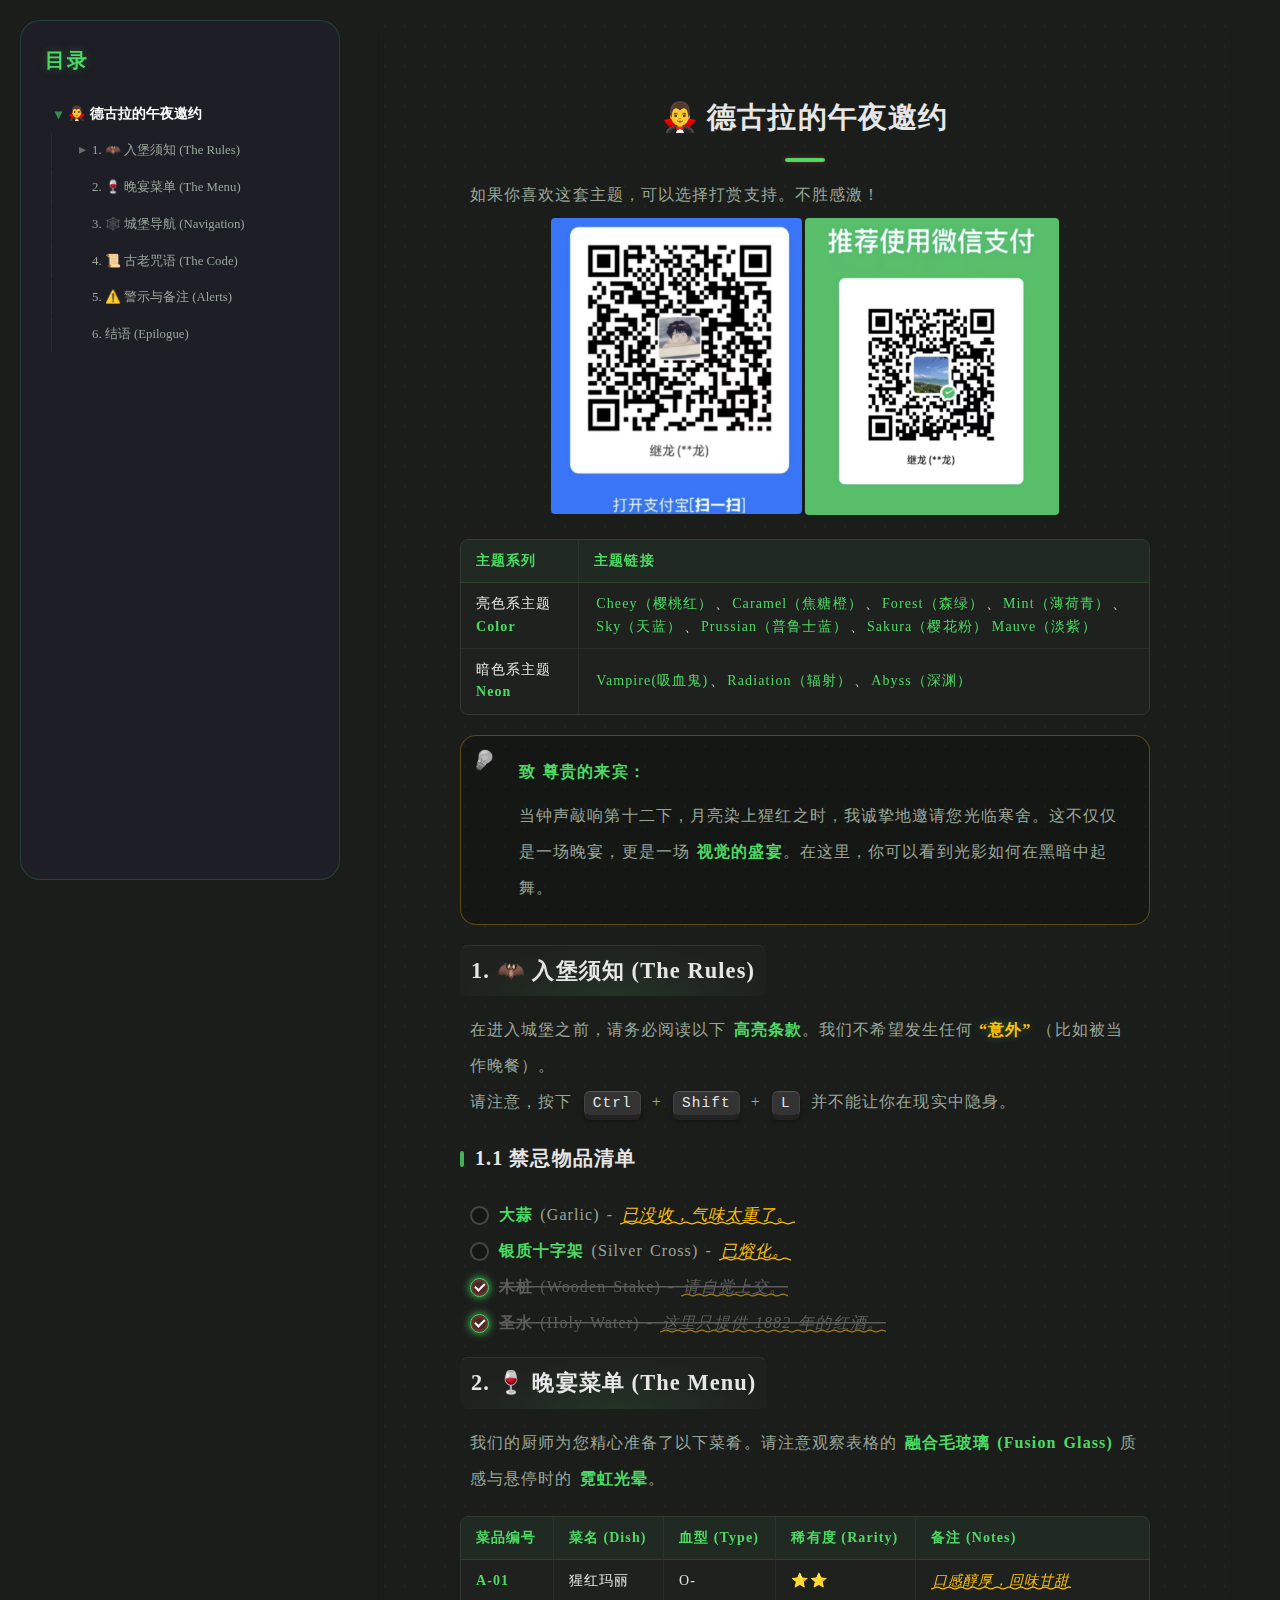
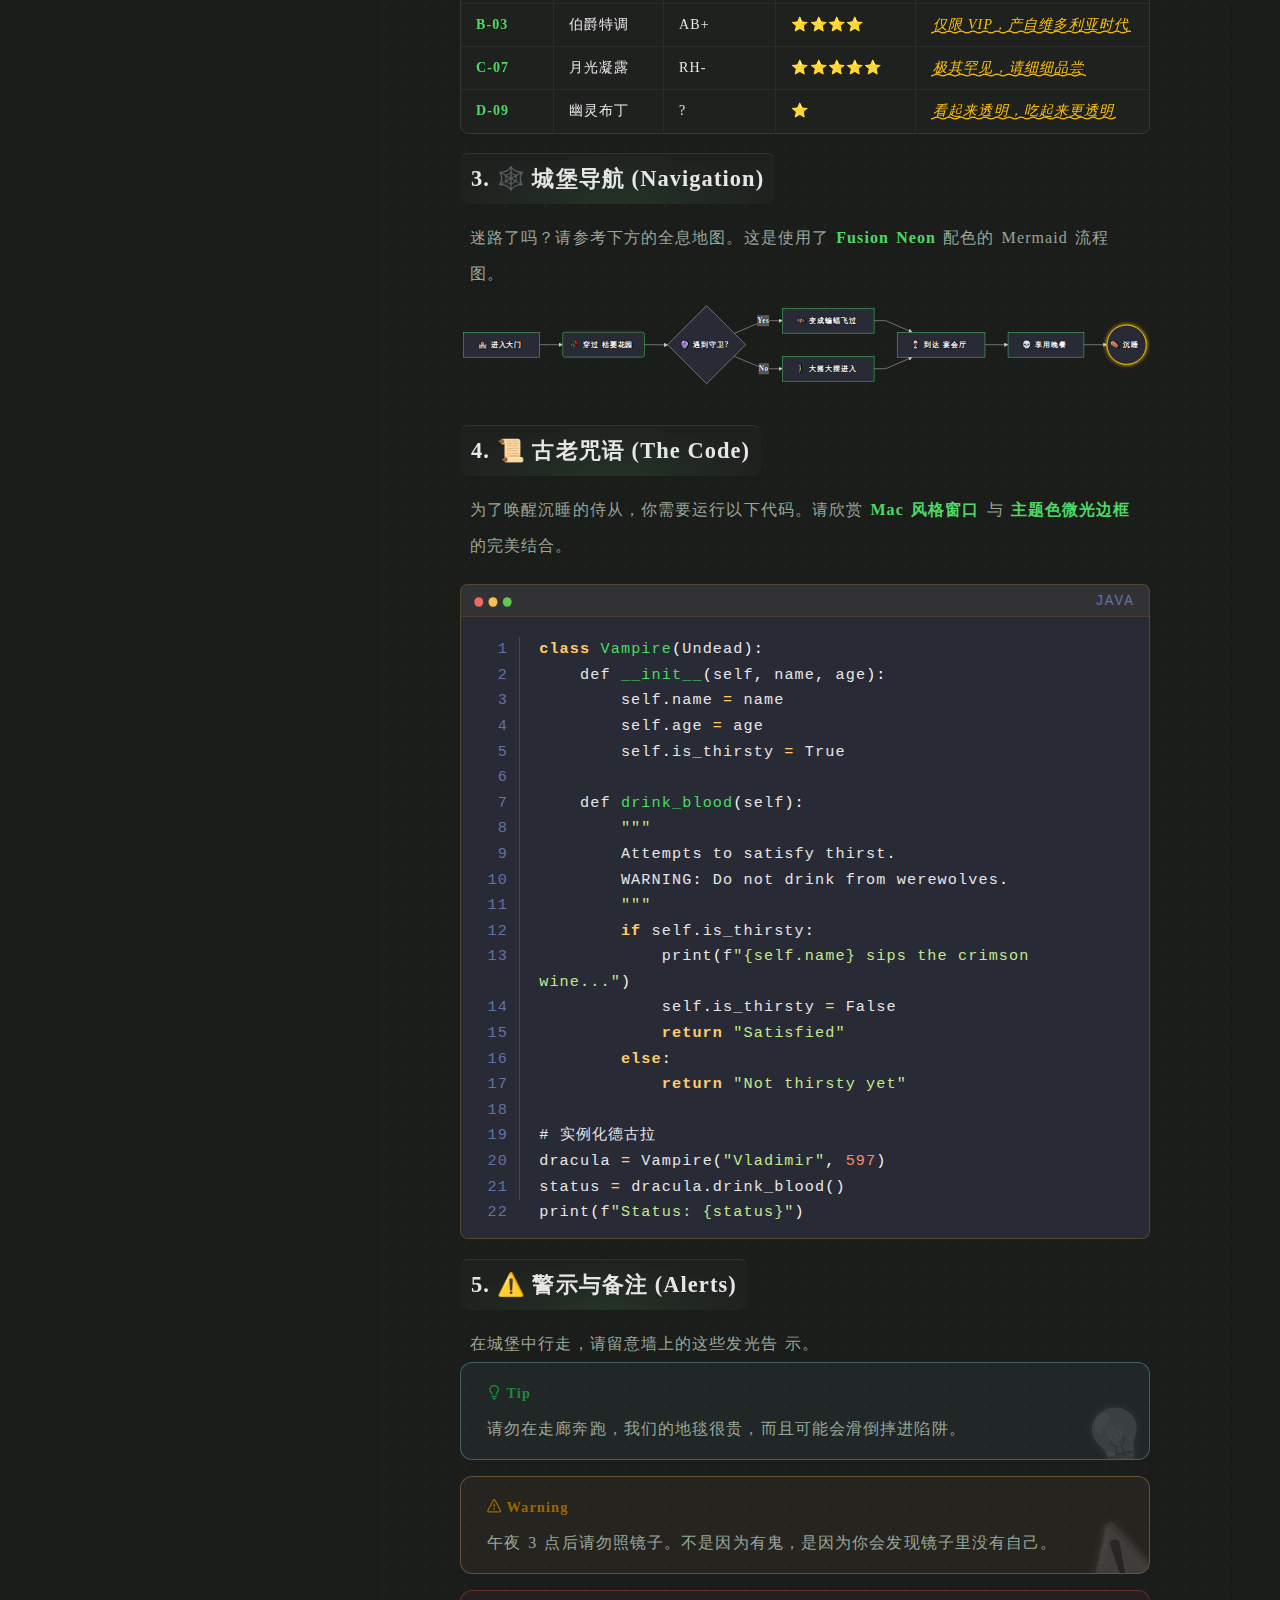
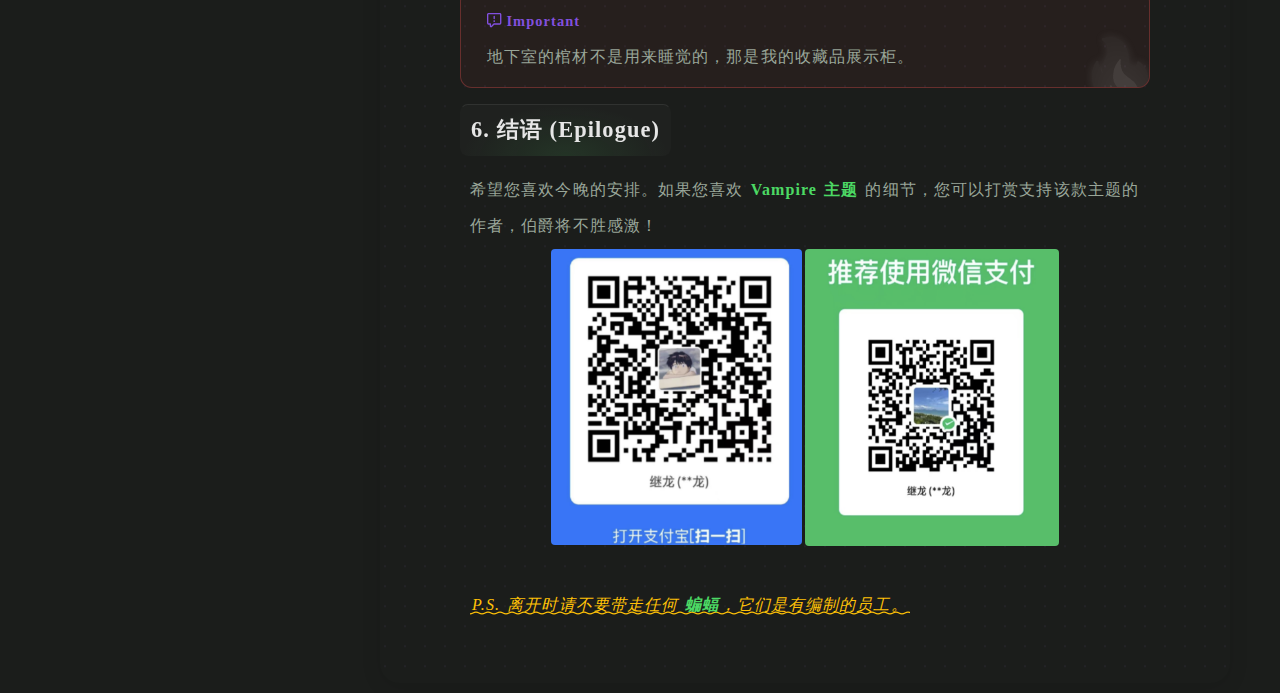
<file: demo/demo-radiation.html>
<!doctype html>
<html>
<head>
<meta charset='UTF-8'><meta name='viewport' content='width=device-width initial-scale=1'><style type='text/css'>html {overflow-x: initial !important;}</style>
<style type='text/css'  id="style-mermaid">:root { --mermaid-theme: default; --mermaid-sequence-numbers: off; --mermaid-flowchart-curve: linear; --mermaid--gantt-left-padding: 75; --sequence-theme: simple; }
.privacy { display: none; }

</style>
<style type='text/css'  id="style-base">:root { --bg-color: #ffffff; --text-color: #333333; --select-text-bg-color: #B5D6FC; --select-text-font-color: auto; --monospace: "Lucida Console",Consolas,"Courier",monospace; --title-bar-height: 20px; }
.mac-os-11 { --title-bar-height: 28px; }
html { font-size: 14px; background-color: var(--bg-color); color: var(--text-color); font-family: "Helvetica Neue", Helvetica, Arial, "Segoe UI Emoji", "SF Pro", sans-serif; -webkit-font-smoothing: antialiased; }
h1, h2, h3, h4, h5 { white-space: pre-wrap; }
body { margin: 0px; padding: 0px; height: auto; inset: 0px; font-size: 1rem; line-height: 1.42857; overflow-x: hidden; background: inherit; }
iframe { margin: auto; }
a.url { word-break: break-all; }
a:active, a:hover { outline: 0px; }
.in-text-selection, ::selection { text-shadow: none; background: var(--select-text-bg-color); color: var(--select-text-font-color); }
#write { margin: 0px auto; height: auto; width: inherit; word-break: normal; overflow-wrap: break-word; position: relative; white-space: normal; overflow-x: visible; padding-top: 36px; }
#write.first-line-indent p { text-indent: 2em; }
#write.first-line-indent li p, #write.first-line-indent p *, #write.first-line-indent svg * { text-indent: 0px; }
#write.first-line-indent li { margin-left: 2em; }
.for-image #write { padding-left: 8px; padding-right: 8px; }
body.typora-export { padding-left: 30px; padding-right: 30px; }
.typora-export .footnote-line, .typora-export li, .typora-export p { white-space: pre-wrap; }
.typora-export .task-list-item input { pointer-events: none; }
@media screen and (max-width: 500px) {
  body.typora-export { padding-left: 0px; padding-right: 0px; }
  #write { padding-left: 20px; padding-right: 20px; }
}
#write li > figure:last-child { margin-bottom: 0.5rem; }
#write ol, #write ul { position: relative; }
img { max-width: 100%; vertical-align: middle; image-orientation: from-image; }
button, input, select, textarea { color: inherit; font: inherit; }
input[type="checkbox"], input[type="radio"] { line-height: normal; padding: 0px; }
*, ::after, ::before { box-sizing: border-box; }
#write h1, #write h2, #write h3, #write h4, #write h5, #write h6, #write p, #write pre { width: inherit; position: relative; }
#write svg h1, #write svg h2, #write svg h3, #write svg h4, #write svg h5, #write svg h6, #write svg p { position: static; }
.nodeLabel p { padding-right: 2px; padding-left: 2px; }
.typora-export .nodeLabel p { padding-right: 0px; padding-left: 0px; }
foreignobject { overflow: visible; }
p { line-height: inherit; }
h1, h2, h3, h4, h5, h6 { break-after: avoid-page; break-inside: avoid; orphans: 4; }
p { orphans: 4; }
li p { orphans: 1; }
h1 { font-size: 2rem; }
h2 { font-size: 1.8rem; }
h3 { font-size: 1.6rem; }
h4 { font-size: 1.4rem; }
h5 { font-size: 1.2rem; }
h6 { font-size: 1rem; }
.md-math-block, .md-rawblock, h1, h2, h3, h4, h5, h6, p { margin-top: 1rem; margin-bottom: 1rem; }
.hidden { display: none; }
.md-blockmeta { color: rgb(204, 204, 204); font-weight: 700; font-style: italic; }
a { cursor: pointer; }
sup.md-footnote { padding: 2px 4px; background-color: rgba(238, 238, 238, 0.7); color: rgb(85, 85, 85); border-radius: 4px; cursor: pointer; }
sup.md-footnote a, sup.md-footnote a:hover { color: inherit; text-transform: inherit; text-decoration: inherit; }
#write input[type="checkbox"] { cursor: pointer; width: inherit; height: inherit; }
figure { overflow-x: auto; margin: 1.2em 0px; max-width: calc(100% + 16px); padding: 0px; }
figure > table { margin: 0px; }
thead, tr { break-inside: avoid; break-after: auto; }
thead { display: table-header-group; }
table { border-collapse: collapse; border-spacing: 0px; width: 100%; overflow: auto; break-inside: auto; text-align: left; }
table.md-table td { min-width: 32px; }
.CodeMirror-gutters { border-right: 0px; background-color: inherit; }
.CodeMirror-linenumber { user-select: none; }
.CodeMirror { text-align: left; }
.CodeMirror-placeholder { opacity: 0.3; }
.CodeMirror pre { padding: 0px 4px; }
.CodeMirror-lines { padding: 0px; }
div.hr:focus { cursor: none; }
#write pre { white-space: pre-wrap; }
#write.fences-no-line-wrapping pre { white-space: pre; }
#write pre.ty-contain-cm { white-space: normal; }
.CodeMirror-gutters { margin-right: 4px; }
.md-fences { font-size: 0.9rem; display: block; break-inside: avoid; text-align: left; overflow: visible; white-space: pre; background: inherit; position: relative !important; }
.md-fences-adv-panel { width: 100%; margin-top: 10px; text-align: center; padding-top: 0px; padding-bottom: 8px; overflow-x: auto; }
#write .md-fences.mock-cm { white-space: pre-wrap; }
.md-fences.md-fences-with-lineno { padding-left: 0px; }
#write.fences-no-line-wrapping .md-fences.mock-cm { white-space: pre; overflow-x: auto; }
.md-fences.mock-cm.md-fences-with-lineno { padding-left: 8px; }
.CodeMirror-line, twitterwidget { break-inside: avoid; }
svg { break-inside: avoid; }
.footnotes { opacity: 0.8; font-size: 0.9rem; margin-top: 1em; margin-bottom: 1em; }
.footnotes + .footnotes { margin-top: 0px; }
.md-reset { margin: 0px; padding: 0px; border: 0px; outline: 0px; vertical-align: top; background: 0px 0px; text-decoration: none; text-shadow: none; float: none; position: static; width: auto; height: auto; white-space: nowrap; cursor: inherit; -webkit-tap-highlight-color: transparent; line-height: normal; font-weight: 400; text-align: left; box-sizing: content-box; direction: ltr; }
li div { padding-top: 0px; }
blockquote { margin: 1rem 0px; }
li .mathjax-block, li p { margin: 0.5rem 0px; }
li blockquote { margin: 1rem 0px; }
li { margin: 0px; position: relative; }
blockquote > :last-child { margin-bottom: 0px; }
blockquote > :first-child, li > :first-child { margin-top: 0px; }
.footnotes-area { color: rgb(136, 136, 136); margin-top: 0.714rem; padding-bottom: 0.143rem; white-space: normal; }
#write .footnote-line { white-space: pre-wrap; }
@media print {
  body, html { border: 1px solid transparent; height: 99%; break-after: avoid; break-before: avoid; font-variant-ligatures: no-common-ligatures; }
  #write { margin-top: 0px; border-color: transparent !important; padding-top: 0px !important; padding-bottom: 0px !important; }
  .typora-export * { -webkit-print-color-adjust: exact; }
  .typora-export #write { break-after: avoid; }
  .typora-export #write::after { height: 0px; }
  .is-mac table { break-inside: avoid; }
  #write > p:nth-child(1) { margin-top: 0px; }
  .typora-export-show-outline .typora-export-sidebar { display: none; }
  figure { overflow-x: visible; }
}
.footnote-line { margin-top: 0.714em; font-size: 0.7em; }
a img, img a { cursor: pointer; }
pre.md-meta-block { font-size: 0.8rem; min-height: 0.8rem; white-space: pre-wrap; background: rgb(204, 204, 204); display: block; overflow-x: hidden; }
p > .md-image:only-child:not(.md-img-error) img, p > img:only-child { display: block; margin: auto; }
#write.first-line-indent p > .md-image:only-child:not(.md-img-error) img { left: -2em; position: relative; }
p > .md-image:only-child { display: inline-block; width: 100%; }
#write .MathJax_Display { margin: 0.8em 0px 0px; }
.md-math-block { width: 100%; }
.md-math-block:not(:empty)::after { display: none; }
.MathJax_ref { fill: currentcolor; }
[contenteditable="true"]:active, [contenteditable="true"]:focus, [contenteditable="false"]:active, [contenteditable="false"]:focus { outline: 0px; box-shadow: none; }
.md-task-list-item { position: relative; list-style-type: none; }
.task-list-item.md-task-list-item { padding-left: 0px; }
.md-task-list-item > input { position: absolute; top: 0px; left: 0px; margin-left: -1.2em; margin-top: calc(1em - 10px); border: none; }
.math { font-size: 1rem; }
.md-toc { min-height: 3.58rem; position: relative; font-size: 0.9rem; border-radius: 10px; }
.md-toc-content { position: relative; margin-left: 0px; }
.md-toc-content::after, .md-toc::after { display: none; }
.md-toc-item { display: block; color: rgb(65, 131, 196); }
.md-toc-item a { text-decoration: none; }
.md-toc-inner:hover { text-decoration: underline; }
.md-toc-inner { display: inline-block; cursor: pointer; }
.md-toc-h1 .md-toc-inner { margin-left: 0px; font-weight: 700; }
.md-toc-h2 .md-toc-inner { margin-left: 2em; }
.md-toc-h3 .md-toc-inner { margin-left: 4em; }
.md-toc-h4 .md-toc-inner { margin-left: 6em; }
.md-toc-h5 .md-toc-inner { margin-left: 8em; }
.md-toc-h6 .md-toc-inner { margin-left: 10em; }
@media screen and (max-width: 48em) {
  .md-toc-h3 .md-toc-inner { margin-left: 3.5em; }
  .md-toc-h4 .md-toc-inner { margin-left: 5em; }
  .md-toc-h5 .md-toc-inner { margin-left: 6.5em; }
  .md-toc-h6 .md-toc-inner { margin-left: 8em; }
}
a.md-toc-inner { font-size: inherit; font-style: inherit; font-weight: inherit; line-height: inherit; }
.footnote-line a:not(.reversefootnote) { color: inherit; }
.reversefootnote { font-family: ui-monospace, sans-serif; }
.md-attr { display: none; }
.md-fn-count::after { content: "."; }
code, pre, samp, tt { font-family: var(--monospace); }
kbd { margin: 0px 0.1em; padding: 0.1em 0.6em; font-size: 0.8em; color: rgb(36, 39, 41); background: rgb(255, 255, 255); border: 1px solid rgb(173, 179, 185); border-radius: 3px; box-shadow: rgba(12, 13, 14, 0.2) 0px 1px 0px, rgb(255, 255, 255) 0px 0px 0px 2px inset; white-space: nowrap; vertical-align: middle; }
.md-comment { color: rgb(162, 127, 3); opacity: 0.6; font-family: var(--monospace); }
code { text-align: left; vertical-align: initial; }
a.md-print-anchor { white-space: pre !important; border-width: initial !important; border-style: none !important; border-color: initial !important; display: inline-block !important; position: absolute !important; width: 1px !important; right: 0px !important; outline: 0px !important; background: 0px 0px !important; text-decoration: initial !important; text-shadow: initial !important; }
.os-windows.monocolor-emoji .md-emoji { font-family: "Segoe UI Symbol", sans-serif; }
.md-diagram-panel > svg { max-width: 100%; }
[lang="flow"] svg, [lang="mermaid"] svg { max-width: 100%; height: auto; }
[lang="mermaid"] .node text { font-size: 1rem; }
table tr th { border-bottom: 0px; }
video { max-width: 100%; display: block; margin: 0px auto; }
iframe { max-width: 100%; width: 100%; border: none; }
.highlight td, .highlight tr { border: 0px; }
mark { background: rgb(255, 255, 0); color: rgb(0, 0, 0); }
.md-html-inline .md-plain, .md-html-inline strong, mark .md-inline-math, mark strong { color: inherit; }
.md-expand mark .md-meta { opacity: 0.3 !important; }
mark .md-meta { color: rgb(0, 0, 0); }
@media print {
  .typora-export h1, .typora-export h2, .typora-export h3, .typora-export h4, .typora-export h5, .typora-export h6 { break-inside: avoid; }
}
.md-diagram-panel .messageText { stroke: none !important; }
.md-diagram-panel .start-state { fill: var(--node-fill); }
.md-diagram-panel .edgeLabel rect { opacity: 1 !important; }
.md-fences.md-fences-math { font-size: 1em; }
.md-fences-advanced:not(.md-focus) { padding: 0px; white-space: nowrap; border: 0px; }
.md-fences-advanced:not(.md-focus) { background: inherit; }
.mermaid-svg { margin: auto; }
.typora-export-show-outline .typora-export-content { max-width: 1440px; margin: auto; display: flex; flex-direction: row; }
.typora-export-sidebar { width: 300px; font-size: 0.8rem; margin-top: 80px; margin-right: 18px; }
.typora-export-show-outline #write { --webkit-flex: 2; flex: 2 1 0%; }
.typora-export-sidebar .outline-content { position: fixed; top: 0px; max-height: 100%; overflow: hidden auto; padding-bottom: 30px; padding-top: 60px; width: 300px; }
@media screen and (max-width: 1024px) {
  .typora-export-sidebar, .typora-export-sidebar .outline-content { width: 240px; }
}
@media screen and (max-width: 800px) {
  .typora-export-sidebar { display: none; }
}
.outline-content li, .outline-content ul { margin-left: 0px; margin-right: 0px; padding-left: 0px; padding-right: 0px; list-style: none; overflow-wrap: anywhere; }
.outline-content ul { margin-top: 0px; margin-bottom: 0px; }
.outline-content strong { font-weight: 400; }
.outline-expander { width: 1rem; height: 1.42857rem; position: relative; display: table-cell; vertical-align: middle; cursor: pointer; padding-left: 4px; }
.outline-expander::before { content: ""; position: relative; font-family: Ionicons; display: inline-block; font-size: 8px; vertical-align: middle; }
.outline-item { padding-top: 3px; padding-bottom: 3px; cursor: pointer; }
.outline-expander:hover::before { content: ""; }
.outline-h1 > .outline-item { padding-left: 0px; }
.outline-h2 > .outline-item { padding-left: 1em; }
.outline-h3 > .outline-item { padding-left: 2em; }
.outline-h4 > .outline-item { padding-left: 3em; }
.outline-h5 > .outline-item { padding-left: 4em; }
.outline-h6 > .outline-item { padding-left: 5em; }
.outline-label { cursor: pointer; display: table-cell; vertical-align: middle; text-decoration: none; color: inherit; }
.outline-label:hover { text-decoration: underline; }
.outline-item:hover { border-color: rgb(245, 245, 245); background-color: var(--item-hover-bg-color); }
.outline-item:hover { margin-left: -28px; margin-right: -28px; border-left: 28px solid transparent; border-right: 28px solid transparent; }
.outline-item-single .outline-expander::before, .outline-item-single .outline-expander:hover::before { display: none; }
.outline-item-open > .outline-item > .outline-expander::before { content: ""; }
.outline-children { display: none; }
.info-panel-tab-wrapper { display: none; }
.outline-item-open > .outline-children { display: block; }
.typora-export .outline-item { padding-top: 1px; padding-bottom: 1px; }
.typora-export .outline-item:hover { margin-right: -8px; border-right: 8px solid transparent; }
.typora-export .outline-expander::before { content: "+"; font-family: inherit; top: -1px; }
.typora-export .outline-expander:hover::before, .typora-export .outline-item-open > .outline-item > .outline-expander::before { content: "−"; }
.typora-export-collapse-outline .outline-children { display: none; }
.typora-export-collapse-outline .outline-item-open > .outline-children, .typora-export-no-collapse-outline .outline-children { display: block; }
.typora-export-no-collapse-outline .outline-expander::before { content: "" !important; }
.typora-export-show-outline .outline-item-active > .outline-item .outline-label { font-weight: 700; }
.md-inline-math-container mjx-container { zoom: 0.95; }
mjx-container { break-inside: avoid; }
.md-alert.md-alert-note { border-left-color: rgb(9, 105, 218); }
.md-alert.md-alert-important { border-left-color: rgb(130, 80, 223); }
.md-alert.md-alert-warning { border-left-color: rgb(154, 103, 0); }
.md-alert.md-alert-tip { border-left-color: rgb(31, 136, 61); }
.md-alert.md-alert-caution { border-left-color: rgb(207, 34, 46); }
.md-alert { padding: 0px 1em; margin-bottom: 16px; color: inherit; border-left: 0.25em solid rgb(0, 0, 0); }
.md-alert-text-note { color: rgb(9, 105, 218); }
.md-alert-text-important { color: rgb(130, 80, 223); }
.md-alert-text-warning { color: rgb(154, 103, 0); }
.md-alert-text-tip { color: rgb(31, 136, 61); }
.md-alert-text-caution { color: rgb(207, 34, 46); }
.md-alert-text { font-size: 0.9rem; font-weight: 700; }
.md-alert-text svg { fill: currentcolor; position: relative; top: 0.125em; margin-right: 1ch; overflow: visible; }
.md-alert-text-container::after { content: attr(data-text); text-transform: capitalize; pointer-events: none; margin-right: 1ch; }

</style>
<style type='text/css'  id="style-codemirror">.CodeMirror { height: auto; }
.CodeMirror.cm-s-inner { background: inherit; }
.CodeMirror-scroll { overflow: auto hidden; z-index: 3; }
.CodeMirror-gutter-filler, .CodeMirror-scrollbar-filler { background-color: rgb(255, 255, 255); }
.CodeMirror-gutters { border-right: 1px solid rgb(221, 221, 221); background: inherit; white-space: nowrap; }
.CodeMirror-linenumber { padding: 0px 3px 0px 5px; text-align: right; color: rgb(153, 153, 153); }
.cm-s-inner .cm-keyword { color: rgb(119, 0, 136); }
.cm-s-inner .cm-atom, .cm-s-inner.cm-atom { color: rgb(34, 17, 153); }
.cm-s-inner .cm-number { color: rgb(17, 102, 68); }
.cm-s-inner .cm-def { color: rgb(0, 0, 255); }
.cm-s-inner .cm-variable { color: rgb(0, 0, 0); }
.cm-s-inner .cm-variable-2 { color: rgb(0, 85, 170); }
.cm-s-inner .cm-variable-3 { color: rgb(0, 136, 85); }
.cm-s-inner .cm-string { color: rgb(170, 17, 17); }
.cm-s-inner .cm-property { color: rgb(0, 0, 0); }
.cm-s-inner .cm-operator { color: rgb(152, 26, 26); }
.cm-s-inner .cm-comment, .cm-s-inner.cm-comment { color: rgb(170, 85, 0); }
.cm-s-inner .cm-string-2 { color: rgb(255, 85, 0); }
.cm-s-inner .cm-meta { color: rgb(85, 85, 85); }
.cm-s-inner .cm-qualifier { color: rgb(85, 85, 85); }
.cm-s-inner .cm-builtin { color: rgb(51, 0, 170); }
.cm-s-inner .cm-bracket { color: rgb(153, 153, 119); }
.cm-s-inner .cm-tag { color: rgb(17, 119, 0); }
.cm-s-inner .cm-attribute { color: rgb(0, 0, 204); }
.cm-s-inner .cm-header, .cm-s-inner.cm-header { color: rgb(0, 0, 255); }
.cm-s-inner .cm-quote, .cm-s-inner.cm-quote { color: rgb(0, 153, 0); }
.cm-s-inner .cm-hr, .cm-s-inner.cm-hr { color: rgb(153, 153, 153); }
.cm-s-inner .cm-link, .cm-s-inner.cm-link { color: rgb(0, 0, 204); }
.cm-negative { color: rgb(221, 68, 68); }
.cm-positive { color: rgb(34, 153, 34); }
.cm-header, .cm-strong { font-weight: 700; }
.cm-del { text-decoration: line-through; }
.cm-em { font-style: italic; }
.cm-link { text-decoration: underline; }
.cm-error { color: red; }
.cm-invalidchar { color: red; }
.cm-constant { color: rgb(38, 139, 210); }
.cm-defined { color: rgb(181, 137, 0); }
div.CodeMirror span.CodeMirror-matchingbracket { color: rgb(0, 255, 0); }
div.CodeMirror span.CodeMirror-nonmatchingbracket { color: rgb(255, 34, 34); }
.cm-s-inner .CodeMirror-activeline-background { background: inherit; }
.CodeMirror { position: relative; overflow: hidden; }
.CodeMirror-scroll { height: 100%; outline: 0px; position: relative; box-sizing: content-box; background: inherit; }
.CodeMirror-sizer { position: relative; }
.CodeMirror-gutter-filler, .CodeMirror-hscrollbar, .CodeMirror-scrollbar-filler, .CodeMirror-vscrollbar { position: absolute; z-index: 6; display: none; outline: 0px; }
.CodeMirror-vscrollbar { right: 0px; top: 0px; overflow: hidden; }
.CodeMirror-hscrollbar { bottom: 0px; left: 0px; overflow: auto hidden; }
.CodeMirror-scrollbar-filler { right: 0px; bottom: 0px; }
.CodeMirror-gutter-filler { left: 0px; bottom: 0px; }
.CodeMirror-gutters { position: absolute; left: 0px; top: 0px; padding-bottom: 10px; z-index: 3; overflow-y: hidden; }
.CodeMirror-gutter { white-space: normal; height: 100%; box-sizing: content-box; padding-bottom: 30px; margin-bottom: -32px; display: inline-block; }
.CodeMirror-gutter-wrapper { position: absolute; z-index: 4; background: 0px 0px !important; border: none !important; }
.CodeMirror-gutter-background { position: absolute; top: 0px; bottom: 0px; z-index: 4; }
.CodeMirror-gutter-elt { position: absolute; cursor: default; z-index: 4; }
.CodeMirror-lines { cursor: text; }
.CodeMirror pre { border-radius: 0px; border-width: 0px; background: 0px 0px; font-family: inherit; font-size: inherit; margin: 0px; white-space: pre; overflow-wrap: normal; color: inherit; z-index: 2; position: relative; overflow: visible; }
.CodeMirror-wrap pre { overflow-wrap: break-word; white-space: pre-wrap; word-break: normal; }
.CodeMirror-code pre { border-right: 30px solid transparent; width: fit-content; }
.CodeMirror-wrap .CodeMirror-code pre { border-right: none; width: auto; }
.CodeMirror-linebackground { position: absolute; inset: 0px; z-index: 0; }
.CodeMirror-linewidget { position: relative; z-index: 2; overflow: auto; }
.CodeMirror-wrap .CodeMirror-scroll { overflow-x: hidden; }
.CodeMirror-measure { position: absolute; width: 100%; height: 0px; overflow: hidden; visibility: hidden; }
.CodeMirror-measure pre { position: static; }
.CodeMirror div.CodeMirror-cursor { position: absolute; visibility: hidden; border-right: none; width: 0px; }
.CodeMirror div.CodeMirror-cursor { visibility: hidden; }
.CodeMirror-focused div.CodeMirror-cursor { visibility: inherit; }
.cm-searching { background: rgba(255, 255, 0, 0.4); }
span.cm-underlined { text-decoration: underline; }
span.cm-strikethrough { text-decoration: line-through; }
.cm-tw-syntaxerror { color: rgb(255, 255, 255); background-color: rgb(153, 0, 0); }
.cm-tw-deleted { text-decoration: line-through; }
.cm-tw-header5 { font-weight: 700; }
.cm-tw-listitem:first-child { padding-left: 10px; }
.cm-tw-box { border-style: solid; border-right-width: 1px; border-bottom-width: 1px; border-left-width: 1px; border-color: inherit; border-top-width: 0px !important; }
.cm-tw-underline { text-decoration: underline; }
@media print {
  .CodeMirror div.CodeMirror-cursor { visibility: hidden; }
}

</style>
<style type='text/css'  id="style-theme_css">html {
  font-size: 16px;
  font-family: "LXGW WenKai";
}

/* 软件内部Markdown样式 */
#write {
  max-width: 950px;
  margin: 0 auto;
  padding: 15px;
  line-height: 2.25;
  color: var(--text-color);
  letter-spacing: 1.1px;
  word-break: break-word;
  word-wrap: break-word;
  text-align: left;
  position: relative;
  z-index: 0;
}

#write::before {
  content: "";
  position: absolute;
  top: 0;
  left: 0;
  right: 0;
  bottom: 0;
  pointer-events: none;
  z-index: -1;
  background-color: var(--texture-mask-color);
  opacity: var(--texture-opacity);
  -webkit-mask-image: var(--bg-style);
  mask-image: var(--bg-style);
  -webkit-mask-size: 20px 20px;
  mask-size: 20px 20px;
  -webkit-mask-repeat: repeat;
  mask-repeat: repeat;
  -webkit-mask-position: center;
  mask-position: center;
}

#write p {
  color: var(--text-color-secondary);
  margin: 0px 10px;
  font-family: Optima-Regular, Optima, "LXGW WenKai", PingFangSC-light, PingFangTC-light,
    "PingFang SC", Cambria, Cochin, Georgia, Times, "Times New Roman", serif;
  font-size: 1rem;
  word-spacing: 2px;
}

#write h3.md-heading:after,
h4.md-heading:after,
h5.md-heading:after,
h6.md-heading:after {
  content: " ";
  display: inline-block;
  height: 2em;
  width: 2em;
  vertical-align: top;
  margin-left: -2px;
  background-color: var(--primary-color);
  -webkit-mask-repeat: no-repeat;
  -webkit-mask-position: center;
  -webkit-mask-size: 24px 24px;
  mask-repeat: no-repeat;
  mask-position: center;
  mask-size: 24px 24px;
}

#write h3.md-heading:after {
  -webkit-mask-image: var(--h3-icon-shape);
  mask-image: var(--h3-icon-shape);
}

#write h4.md-heading:after {
  -webkit-mask-image: var(--h4-icon-shape);
  mask-image: var(--h4-icon-shape);
}

#write h5.md-heading:after {
  -webkit-mask-image: var(--h5-icon-shape);
  mask-image: var(--h5-icon-shape);
}

#write h6.md-heading:after {
  -webkit-mask-image: var(--h6-icon-shape);
  mask-image: var(--h6-icon-shape);
}

#write h1,
#write h2,
#write h3,
#write h4,
#write h5,
#write h6 {
  color: var(--text-color);
  transition: all 0.3s ease;
}

#write h1,
#write h2,
#write h3,
#write h4,
#write h5,
#write h6 {
  color: var(--text-color);
  transition: all 0.3s ease;
}

/* --- H1: 暗色主题优化版 --- */
#write h1 {
  text-align: center;
  font-size: 1.8rem;
  margin: 15px auto; /* 保持原有的间距 */
  position: relative;
  
  /* [核心修复 1] 宽度自适应，解决 table 布局的光标问题 */
  width: fit-content;
  
  /* [核心修复 2] 强制最小尺寸，解决空内容“隐身”无法点击的问题 */
  min-width: 120px;
  min-height: 1.4em;
  
  /* 布局调整 */
  padding-bottom: 12px; /* 给下划线留出空间 */
  border-bottom: none;
  
  /* [细节优化] 编辑模式下鼠标应为“输入”状态，原代码 default 会让人误以为不可点 */
  cursor: text; 
  
  /* 动效过渡 */
  transition: color 0.3s ease, transform 0.3s ease, text-shadow 0.3s ease;
}

/* 底部线条 (伪元素 - 霓虹风格) */
#write h1::after {
  content: '';
  position: absolute;
  
  /* [位置统一] 统一改为 bottom: 0，配合 padding-bottom 使用更稳定 */
  bottom: 0; 
  left: 50%;
  
  /* 初始状态 */
  width: 40px;
  height: 4px;
  border-radius: 4px;
  
  /* 颜色变量 (保留暗色主题特色) */
  background: var(--h1-underline-color);
  
  /* 初始微弱光晕 */
  box-shadow: 0 0 5px rgba(255, 85, 85, 0.4);
  
  /* 居中定位 */
  transform: translateX(-50%);
  
  /* 动效 */
  transition: width 0.4s cubic-bezier(0.25, 0.8, 0.25, 1), box-shadow 0.3s ease;
}

/* --- 交互逻辑 (移植防抖动优化) --- */

/* 1. 悬停状态 (非输入焦点时)：上浮 + 文字发光 */
#write h1:not(.md-focus):hover {
  transform: translateY(-2px); /* 添加了上浮效果，与亮色主题保持一致 */
  text-shadow: var(--glow-shadow-text);
}

/* 2. 悬停 OR 聚焦状态：线条展开 + 强光晕 */
/* 注意：这里保留了 .md-focus，确保你在打字时，线条也是展开且发光的 */
#write h1:hover::after,
#write h1:focus::after,
#write h1.md-focus::after {
  width: 100%;
  
  /* 增强光晕，模拟霓虹灯亮起 */
  box-shadow: 0 0 15px var(--h1-underline-color); 
}

#write h2 {
  font-size: 1.4rem;
  width: fit-content;
  margin: 1rem 0;
  padding: 0px 10px;
  border-radius: 8px;
  cursor: default;

  backdrop-filter: blur(8px);
  -webkit-backdrop-filter: blur(8px);

  background-color: rgba(255, 255, 255, 0.02);
  background-image: var(--h2-bg-image);
  background-repeat: no-repeat;

  border-top: 1px solid rgba(255, 255, 255, 0.08);
  border-left: 1px solid transparent;
  border-right: 1px solid transparent;

  transition: all 0.5s ease;
}

#write h2:hover,
#write h2:focus,
#write h2.md-focus {
  color: var(--primary-color);
  background-image: var(--h2-bg-image-hover);
  border-bottom-color: var(--h2-border-bottom-hover);
  text-shadow: var(--glow-shadow-text);
  box-shadow: 0 4px 12px rgba(0, 0, 0, 0.2);
  transform: translateY(-1px);
}


#write h3 {
  position: relative;
  padding-left: 15px;
  font-size: 1.25rem;
  margin-top: 1rem 0;
  transition: padding-left 0.3s ease, color 0.3s ease;
}

#write h3::before {
  content: '';
  position: absolute;
  left: 0;
  top: 50%;
  transform: translateY(-50%);
  width: 4px;
  height: 16px;
  background: var(--primary-color);
  border-radius: 2px;
  transition: all 0.3s cubic-bezier(0.25, 0.8, 0.25, 1);
  opacity: 0.8;
}

#write h3:hover,
#write h3:focus,
#write h3.md-focus {
  color: var(--primary-color);
  padding-left: 20px;
  text-shadow: var(--glow-shadow-text);
}

#write h3:hover::before,
#write h3:focus::before,
#write h3.md-focus::before {
  height: 60%;
  opacity: 1;
  box-shadow: var(--glow-shadow-box);
}

#write h4 {
  margin: 20px 0;
  font-size: 1.15rem;
  display: flex;
  align-items: center;
}

#write h4::before {
  content: "";
  margin-right: 10px;
  display: inline-block;
  background-color: var(--primary-color);
  width: 8px;
  height: 8px;
  border-radius: 50%;
  transition: all 0.3s ease;
}

#write h4:hover,
#write h4:focus,
#write h4.md-focus {
  color: var(--primary-color);
  text-shadow: var(--glow-shadow-text);
  transform: translateX(5px);
}

#write h4:hover::before,
#write h4:focus::before,
#write h4.md-focus::before {
  transform: scale(1.2);
  box-shadow: var(--glow-shadow-box);
}


#write h5 {
  margin: 20px 0;
  font-size: 1.1rem;
  display: flex;
  align-items: center;
}

#write h5::before {
  content: "";
  margin-right: 10px;
  display: inline-block;
  background-color: transparent;
  border: 1.5px solid var(--primary-color);
  width: 8px;
  height: 8px;
  border-radius: 50%;
  box-sizing: border-box;
  transition: all 0.3s ease;
}

#write h5:hover,
#write h5:focus,
#write h5.md-focus {
  color: var(--primary-color);
  text-shadow: var(--glow-shadow-text);
  transform: translateX(5px);
}

#write h5:hover::before,
#write h5:focus::before,
#write h5.md-focus::before {
  background-color: transparent;
  border-color: var(--primary-color);
  box-shadow: var(--glow-shadow-box);
  transform: scale(1.2);
}


#write h6 {
  margin: 20px 0;
  font-size: 1.1rem;
  color: var(--text-color);
}

#write h6::before {
  content: "-";
  color: var(--primary-color);
  margin-right: 7px;
  display: inline-block;
  font-weight: bold;
  transition: all 0.3s ease;
}

#write h6:hover,
#write h6:focus,
#write h6.md-focus {
  color: var(--primary-color);
  text-shadow: var(--glow-shadow-text);
  transform: translateX(5px);
}

#write h6:hover::before,
#write h6:focus::before,
#write h6.md-focus::before {
  text-shadow: var(--glow-shadow-text);
  transform: scaleX(1.5);
}


#write {
  counter-reset: h1;
}

h1 {
  counter-reset: h2;
}

h2 {
  counter-reset: h3;
}

h3 {
  counter-reset: h4;
}

h4 {
  counter-reset: h5;
}

h5 {
  counter-reset: h6;
}

.sidebar-content {
  counter-reset: h1
}

.outline-content {
  counter-reset: h1
}

.outline-h1 {
  counter-reset: h2
}

.outline-h2 {
  counter-reset: h3
}

.outline-h3 {
  counter-reset: h4
}

.outline-h4 {
  counter-reset: h5
}

.outline-h5 {
  counter-reset: h6
}



.md-toc-content {
  counter-reset: h1toc
}

.md-toc-h1 {
  counter-reset: h2toc
}

.md-toc-h2 {
  counter-reset: h3toc
}

.md-toc-h3 {
  counter-reset: h4toc
}

.md-toc-h4 {
  counter-reset: h5toc
}

.md-toc-h5 {
  counter-reset: h6toc
}


#write h1:before {
  counter-increment: h1;
  content: var(--autonum-h1);
}

#outline-content li.outline-h1>div>span.outline-label:before {
  counter-increment: h1;
  content: var(--autonum-h1);
}

.outline-content .outline-h1>.outline-item>.outline-label:before {
  counter-increment: h1;
  content: var(--autonum-h1);
}

#write span.md-toc-item.md-toc-h1>a:before {
  counter-increment: h1toc;
  content: var(--autonum-h1toc);
}

#write h2:before {
  counter-increment: h2;
  content: var(--autonum-h2);
  color: var(--head-title-h2-color);
}

.outline-content .outline-h2>.outline-item>.outline-label:before {
  counter-increment: h2;
  content: var(--autonum-h2);
}

li.outline-h2>div>a.outline-label:before {
  counter-increment: h2;
  content: var(--autonum-h2);
}

#write span.md-toc-item.md-toc-h2>a:before {
  counter-increment: h2toc;
  content: var(--autonum-h2toc);
}


#write h3>span:first-of-type::before {
  counter-increment: h3;
  content: var(--autonum-h3);
  color: var(--element-color);
}

#outline-content li.outline-h3>div>span.outline-label:before {
  counter-increment: h3;
  content: var(--autonum-h3);
}

.outline-content .outline-h3>.outline-item>.outline-label:before {
  counter-increment: h3;
  content: var(--autonum-h3);
}

#write span.md-toc-item.md-toc-h3>a:before {
  counter-increment: h3toc;
  content: var(--autonum-h3toc);
}


#write h4>span:first-of-type::before {
  counter-increment: h4;
  content: var(--autonum-h4);
  color: var(--element-color);
}

#outline-content li.outline-h4>div>span.outline-label:before {
  counter-increment: h4;
  content: var(--autonum-h4);
}

.outline-content .outline-h4>.outline-item>.outline-label:before {
  counter-increment: h4;
  content: var(--autonum-h4);
}

#write span.md-toc-item.md-toc-h4>a:before {
  counter-increment: h4toc;
  content: var(--autonum-h4toc);
}


#write h5>span:first-of-type::before {
  counter-increment: h5;
  content: var(--autonum-h5);
  color: var(--element-color);
}

#outline-content li.outline-h5>div>span.outline-label:before {
  counter-increment: h5;
  content: var(--autonum-h5);
}

.outline-content .outline-h5>.outline-item>.outline-label:before {
  counter-increment: h5;
  content: var(--autonum-h5);
}

#write span.md-toc-item.md-toc-h5>a:before {
  counter-increment: h5toc;
  content: var(--autonum-h5toc);
}


#write h6>span:first-of-type::before {
  counter-increment: h6;
  content: var(--autonum-h6);
  color: var(--element-color);
}

#outline-content li.outline-h6>div>span.outline-label:before {
  counter-increment: h6;
  content: var(--autonum-h6);
}

.outline-content .outline-h6>.outline-item>.outline-label:before {
  counter-increment: h6;
  content: var(--autonum-h6);
}

#write span.md-toc-item.md-toc-h6>a:before {
  counter-increment: h6toc;
  content: var(--autonum-h6toc);
}


/* 列表 */
::marker {
  color: var(--primary-color);
}

li.md-list-item {
  margin: 0.4rem 0;
}

#write ul,
#write ol {
  margin-top: 0px;
  margin-left: 16px;
  margin-bottom: 8px;
  padding-left: 13px;
}

#write em {
  padding: 0 3px 0 0;
}

#write ul {
  list-style-type: disc;
}

#write ul ul {
  list-style-type: circle;
}

#write ul ul ul {
  list-style-type: square;
}

#write ol {
  list-style-type: decimal;
}

#write ol ol {
  list-style-type: lower-alpha;
}

#write ol ol ol {
  list-style-type: lower-roman;
}

#write li section {
  margin-top: 5px;
  margin-bottom: 5px;
  line-height: 1.7rem;
  text-align: justify;
  color: #000000;
  font-weight: 500;
}

#write li:before {
  content: "";
  height: calc(100% - 50px);
  top: 35px;
  position: absolute;
  border-left: 0.5px solid var(--primary-color);
  left: -12.5px;
}

#write li.task-list-item:before {
  left: -6.5px;
}

/* 任务列表样式 */

@keyframes task-pulse {
  0% {
    transform: scale(1);
  }

  50% {
    transform: scale(1.15);
  }

  100% {
    transform: scale(1);
  }
}

.task-list-item {
  position: relative;
}
.task-list-item input {
  width: 1.25rem;
  height: 1.25rem;
  display: block;
  -webkit-appearance: initial;
  appearance: initial;
  position: absolute;
  top: 9px;
  left: -19px;
  margin: 0;
  cursor: pointer;
  outline: none;
  z-index: 1;
}

.task-list-item input::before {
  content: ' ';
  display: block;
  width: 1.2rem;
  height: 1.2rem;
  border-radius: 50%;
  background: rgba(0, 0, 0, 0.2);
  border: 2px solid rgba(255, 255, 255, 0.2);
  transition: all 0.3s cubic-bezier(0.175, 0.885, 0.32, 1.4);
  box-sizing: border-box;
}

.task-list-item input:checked::before {
  border: 1px solid var(--primary-color);
  background: rgba(255, 85, 85, 0.2);
  box-shadow: 0 0 8px var(--primary-color), inset 0 0 5px rgba(255, 85, 85, 0.5);
  animation: task-pulse 0.4s forwards;
}
.task-list-item input::after {
  content: ' ';
  position: absolute;
  top: 0.325rem;
  left: 0.28125rem;
  width: 0.6375rem;
  height: 0.4rem;
  border: 2.5px solid #fff;
  border-top: 0;
  border-right: 0;
  transform: rotate(-45deg) scale(0);
  opacity: 0;
  transition: all 0.3s cubic-bezier(0.175, 0.885, 0.32, 1.4);
}

.task-list-item input:checked::after {
  opacity: 1;
  transform: rotate(-45deg) scale(1);
  text-shadow: 0 0 5px #fff;
}
.task-list-item p {
  position: relative;
  display: inline;
  -webkit-box-decoration-break: clone;
  box-decoration-break: clone;
  background-image: linear-gradient(#888, #888);
  background-position: 0% 50%;
  background-size: 0% 1.5px;
  background-repeat: no-repeat;
  transition: background-size 0.4s cubic-bezier(0.25, 0.8, 0.25, 1), color 0.4s ease, opacity 0.4s ease;
  text-decoration: none !important;
}

.task-list-item input:checked+p {
  color: #888;
  opacity: 0.6;
  background-size: 100% 1.5px;
}

.task-list-item input:checked+p span {
  color: #888;
  transition: color 0.4s ease;
}


/* 引用 */
#write blockquote {
  position: relative;
  margin: 20px 0;
  padding: 18px 20px 18px 48px;
  color: var(--text-color-secondary);
  background-color: rgba(0, 0, 0, 0.2);
  border: 1px solid color-mix(in srgb, var(--secondary-color), transparent 70%);
  border-radius: 16px;
  transition: all 0.3s ease;
}

/* 图标装饰 */
#write blockquote::before {
  content: "💡";
  /* 你也可以换成 📌, 📝, ✨ */
  position: absolute;
  left: 10px;
  top: 2px;
  font-size: 20px;
  filter: grayscale(1);
  opacity: 0.8;
  transform: rotate(30deg);
  transition: all 0.3s cubic-bezier(0.34, 1.56, 0.64, 1);
}

#write blockquote p {
  color: var(--text-color-secondary);
  margin-bottom: 0.5em;
}

#write blockquote p:last-child {
  margin-bottom: 0;
}

#write blockquote:hover,
#write blockquote:focus,
#write blockquote:active,
#write blockquote.md-focus {
  border-color: var(--primary-color);
  background-color: color-mix(in srgb, var(--hover-background-color), transparent 95%);
  box-shadow: 0 0 15px color-mix(in srgb, var(--hover-background-color), transparent 90%), inset 0 0 10px color-mix(in srgb, var(--hover-background-color), transparent 95%);
  transform: scale(1.01);
}

#write blockquote:hover::before,
#write blockquote:focus::before,
#write blockquote.md-focus::before {
  filter: grayscale(0);
  opacity: 1;
  transform: rotate(0deg);
  text-shadow: 0 0 10px var(--primary-color);
}

/* 超链接 */
#write a {
  color: var(--primary-color);
  text-decoration: none;
  font-weight: 500;
  padding: 2px 4px;
  margin: 0 -2px;
  border-radius: 4px;
  background: transparent;
  border-bottom: none;
  transition: all 0.2s ease;
}

/* 图标设置 */
#write p a:not(.md-toc-inner)::before {
  content: '';
  display: inline-block;
  width: 1em;
  height: 1em;
  margin-right: 4px;
  vertical-align: -0.15em;
  background-color: var(--primary-color);
  -webkit-mask: url("data:image/svg+xml;charset=utf-8,%3Csvg xmlns='http://www.w3.org/2000/svg' viewBox='0 0 1024 1024'%3E%3Cpath d='M477.934459 330.486594A50.844091 50.844091 0 0 1 406.752731 258.796425L512 152.532274a254.220457 254.220457 0 0 1 359.467726 359.467726L762.66137 618.772592a50.844091 50.844091 0 1 1-71.690168-71.690169l106.772591-106.772592a152.532274 152.532274 0 0 0-215.578947-215.578947z m70.164846 361.501489A50.844091 50.844091 0 1 1 619.789474 762.66137l-107.281033 107.281033A254.220457 254.220457 0 0 1 152.532274 512L259.813307 406.752731a50.844091 50.844091 0 1 1 72.19861 69.656405l-107.789474 107.281033a152.532274 152.532274 0 0 0 215.578947 215.578947z m-126.601788-16.77855a50.844091 50.844091 0 1 1-71.690168-71.690169l251.678252-251.678252a50.844091 50.844091 0 0 1 71.690169 71.690169z'/%3E%3C/svg%3E") no-repeat center / contain;
  mask: url("data:image/svg+xml;charset=utf-8,%3Csvg xmlns='http://www.w3.org/2000/svg' viewBox='0 0 1024 1024'%3E%3Cpath d='M477.934459 330.486594A50.844091 50.844091 0 0 1 406.752731 258.796425L512 152.532274a254.220457 254.220457 0 0 1 359.467726 359.467726L762.66137 618.772592a50.844091 50.844091 0 1 1-71.690168-71.690169l106.772591-106.772592a152.532274 152.532274 0 0 0-215.578947-215.578947z m70.164846 361.501489A50.844091 50.844091 0 1 1 619.789474 762.66137l-107.281033 107.281033A254.220457 254.220457 0 0 1 152.532274 512L259.813307 406.752731a50.844091 50.844091 0 1 1 72.19861 69.656405l-107.789474 107.281033a152.532274 152.532274 0 0 0 215.578947 215.578947z m-126.601788-16.77855a50.844091 50.844091 0 1 1-71.690168-71.690169l251.678252-251.678252a50.844091 50.844091 0 0 1 71.690169 71.690169z'/%3E%3C/svg%3E") no-repeat center / contain;
  transition: transform 0.4s cubic-bezier(0.25, 0.8, 0.25, 1);
}

#write a:not(.md-toc-inner):hover {
  color: #fff;
  background: transparent;
  text-shadow: 0 0 5px var(--primary-color), 0 0 10px var(--primary-color);
  box-shadow: none;
}

#write a:hover:not(.md-toc-inner)::before {
  transform: rotate(180deg);
  background-color: #fff;
}

#write a:visited {
  color: var(--primary-color);
  text-shadow: 0 0 5px rgba(255, 85, 85, 0.6), 0 0 10px rgba(255, 85, 85, 0.3);
  opacity: 0.9;
}

#write a:visited:hover {
  color: #fff;
  text-shadow: 0 0 5px var(--primary-color), 0 0 10px var(--primary-color);
  opacity: 1;
}

#write sup a::before {
  content: none;
}

/* Mark: 高亮文本 */
#write mark {
  background-color: transparent;
  color: var(--secondary-color);
  font-weight: bold;
  padding: 0 4px;
  margin: 0 2px;
  border-radius: 4px;
  position: relative;
  text-shadow: var(--glow-shadow-box);
  transition: all 0.3s ease;
  -webkit-box-decoration-break: clone;
  box-decoration-break: clone;
}

#write mark::before,
#write mark::after {
  content: none;
}

#write mark:hover {
  color: #fff;
  background-color: rgba(255, 85, 85, 0.2);
  text-shadow:
    0 0 1px #fff,
    0 0 5px #fff,
    0 0 15px var(--primary-color),
    0 0 30px var(--primary-color);
  box-shadow: 0 0 15px rgba(255, 85, 85, 0.3);
  transform: scale(1.05);
}

/* Strong: 粗体 */
#write strong {
  color: var(--primary-color);
  font-weight: bold;
  display: inline-block;
  transition: transform 0.2s cubic-bezier(0.5, 1.5, 0.5, 1);
}

#write strong:hover {
  transform: translateY(-2px) scale(1.1);
  text-shadow: 0 0 10px var(--primary-color);
}
/* 1. 基础样式 */
#write em {
    font-style: italic;
    
    /* 常态：使用次要色 (偏冷色调，不刺眼) */
    color: var(--secondary-color);
    
    text-decoration: none;
    padding: 0 2px 2px; /* 底部留出波浪空间 */
    position: relative;
    
    /* 核心过渡：包括 stroke 和 text-shadow */
    transition: color 0.3s ease, -webkit-text-stroke 0.3s ease, text-shadow 0.3s ease;
    z-index: 0;
}

/* 2. 波浪线 (Mask 技术 - 暗色适配) */
#write em::after {
    content: "";
    position: absolute;
    left: 0;
    bottom: 0;
    width: 100%;
    height: 4px;
    
    /* SVG 波浪遮罩 */
    -webkit-mask: url("data:image/svg+xml,%3Csvg xmlns='http://www.w3.org/2000/svg' viewBox='0 0 20 4'%3E%3Cpath fill='none' stroke='black' stroke-width='2' d='M0 3.5c5 0 5-3 10-3s5 3 10 3 5-3 10-3 5 3 10 3'/%3E%3C/svg%3E");
    -webkit-mask-repeat: repeat-x;
    -webkit-mask-size: 12px 4px;
    mask: url("data:image/svg+xml,%3Csvg xmlns='http://www.w3.org/2000/svg' viewBox='0 0 20 4'%3E%3Cpath fill='none' stroke='black' stroke-width='2' d='M0 3.5c5 0 5-3 10-3s5 3 10 3 5-3 10-3 5 3 10 3'/%3E%3C/svg%3E");
    mask-repeat: repeat-x;
    mask-size: 12px 4px;
    
    /* 暗色优化：常态下波浪线要非常淡，避免干扰阅读 */
    background-color: var(--secondary-color);
    
    z-index: -1;
    transition: background-color 0.3s ease;
}

/* 3. Hover 交互 (暗色特化 + 防抖动) */
#write em:hover {
    /* 变更为高亮主色 */
    color: var(--secondary-color);
    
    /* [关键修复] 防抖动：用 stroke 模拟加粗，不占布局空间 */
    font-weight: normal; 
    -webkit-text-stroke: 0.6px var(--secondary-color);
    
    /* [暗色专属] 添加文字微发光 (Glow)，增加霓虹通透感 */
    text-shadow: 0 0 5px rgba(78, 201, 176, 0.4);
}

#write em:hover::after {
    /* 波浪线变亮 */
    background-color: var(--secondary-color);
    
    /* 启动波浪流动动画 */
    animation: waveFlow 1s linear infinite;
}

/* 波浪动画定义 */
@keyframes waveFlow {
    0% { 
        -webkit-mask-position-x: 0; 
        mask-position-x: 0; 
    }
    100% { 
        -webkit-mask-position-x: 12px; 
        mask-position-x: 12px; 
    }
}

/* Del: 删除线 */
#write del {
  text-decoration: line-through;
  text-decoration-color: var(--primary-color);
  color: #888;
  transition: all 0.3s ease;
}

#write del:hover {
  opacity: 1;
  color: var(--primary-color);
  text-decoration-color: var(--secondary-color);
  cursor: not-allowed;
}

/* 分割线 */
#write hr {
  border: none;
  height: 1px;
  background: linear-gradient(90deg, transparent, var(--primary-color), transparent);
  margin: 40px 0;
  position: relative;
  overflow: visible;
  opacity: 0.5;
  transition: all 0.3s ease;
}

#write hr::after {
  content: '';
  position: absolute;
  left: 50%;
  top: 50%;
  transform: translate(-50%, -50%) rotate(45deg);
  width: 8px;
  height: 8px;
  border: 2px solid var(--primary-color);
  background: var(--bg-color); 
  transition: all 0.3s ease;
}

#write hr:hover {
  opacity: 1;
  background: linear-gradient(90deg, transparent, var(--primary-color), transparent);
}
#write hr:hover::after {
  border-color: var(--primary-color);
  background-color: var(--primary-color);
  box-shadow: 0 0 10px var(--primary-color);
  transform: translate(-50%, -50%) rotate(225deg) scale(1.5);
}
#write p:has(img) {
  text-align: center;
}

#write img {
  border-radius: 12px;
  display: inline-block;
  margin: 15px 5px;
  object-fit: contain;
  filter: brightness(1) contrast(1);
  box-shadow: 0 4px 6px -1px rgba(0, 0, 0, 0.05);
  transition: all 0.4s cubic-bezier(0.34, 1.56, 0.64, 1);
  max-width: 100%;
  cursor: zoom-in;
}

#write p>img:only-child {
  display: block;
  margin: 20px auto;
}

#write img:hover {
  filter: brightness(1.05) contrast(1.05);
  transform: scale(1.05);
  box-shadow: 0 12px 30px -4px var(--element-color-soo-shallow);
  z-index: 10;
}

#write figcaption {
  display: block;
  margin-top: 12px;
  font-size: 13px;
  color: #888;
  text-align: center;
  line-height: 1.5;
  font-family: "LXGW WenKai", -apple-system, sans-serif;
  transition: color 0.3s ease;
}

#write p:hover>img+figcaption,
#write figure:hover>figcaption {
  color: var(--element-color-deep);
}

pre.md-meta-block {
  padding: 30px 20px 20px;
  margin: 20px 0;
  font-family: "CascadiaCode", "Lucida Console", Consolas, Courier, monospace;
  font-size: 13px;
  color: var(--text-color-secondary); 
  line-height: 1.6;
  background-color: color-mix(in srgb, var(--primary-color), transparent 98%);
  border: 1.5px dashed color-mix(in srgb, var(--primary-color), transparent 60%);
  border-radius: 8px;
  
  position: relative;
  transition: all 0.3s cubic-bezier(0.25, 0.8, 0.25, 1);
}

pre.md-meta-block::after {
  content: "YAML";
  position: absolute;
  top: 0;
  right: 20px;
  background-color: var(--primary-color);
  color: #fff;
  font-size: 10px;
  font-weight: bold;
  letter-spacing: 1px;
  padding: 4px 12px;
  border-radius: 0 0 6px 6px;
  box-shadow: 0 2px 10px color-mix(in srgb, var(--primary-color), transparent 70%);
  pointer-events: none;
  transition: all 0.3s ease;
}

pre.md-meta-block:hover {
  background-color: color-mix(in srgb, var(--primary-color), transparent 92%);
  border-style: solid;
  border-color: var(--primary-color);
  box-shadow: 0 5px 20px color-mix(in srgb, var(--primary-color), transparent 85%), 
            inset 0 0 20px color-mix(in srgb, var(--primary-color), transparent 95%);
  transform: translateY(-2px);
}

pre.md-meta-block:hover::after {
  padding-top: 8px; 
  box-shadow: 0 0 15px var(--primary-color); 
}

/* ===================================================
   行内代码样式: Neon Chip (霓虹晶片)
   透明微光底 | 主题色文字 | 悬停爆发高亮
   =================================================== */

#write code:not(.md-fences code) {
  font-family: "CascadiaCode", "Lucida Console", Consolas, Courier, monospace;
  font-size: 0.9em;
  letter-spacing: 0.5px;
  
  /* 默认状态：10% 透明度的主题色背景 */
  background-color: color-mix(in srgb, var(--primary-color), transparent 90%);
  color: var(--primary-color);
  /* 极淡的边框 */
  border: 1px solid color-mix(in srgb, var(--primary-color), transparent 85%);
  
  padding: 2px 6px;
  margin: 0 2px;
  border-radius: 6px;
  vertical-align: middle;
  
  transition: all 0.2s cubic-bezier(0.34, 1.56, 0.64, 1);
}

#write code:not(.md-fences code):hover {
  /* 悬停状态：实心主题色背景 + 白色文字 */
  background-color: var(--primary-color);
  color: #fff;
  border-color: var(--primary-color);
  
  /* 爆发光晕 */
  box-shadow: 0 0 15px color-mix(in srgb, var(--primary-color), transparent 60%);
  
  transform: scale(1.05);
  text-decoration: none;
}
/* ==========================================================================
   Mermaid Diagrams - Dark Theme "Vampire/Neon" Overrides
   ========================================================================== */


   

/* -------------------
   1. 通用基础设置
   ------------------- */
/* 画布文字全局颜色 */
svg[id^="mermaid"] {
    font-family: "JetBrains Mono", "Fira Code", sans-serif !important;
    font-size: 14px !important;
}

svg[id^="mermaid"] .label text,
svg[id^="mermaid"] text,
svg[id^="mermaid"] span {
    fill: var(--code-variable) !important; /* 变量白 */
    color: var(--code-variable) !important;
    font-weight: 500 !important;
}


/* ==========================================================================
   Mermaid Flowchart - High Contrast Neon Fix (Final Polish)
   ========================================================================== */

/* 1. 全局文字增强 (Core Text Fix) */
/* 给所有节点文字加黑色描边，无论背景是什么颜色，文字都能看清 */
svg[id^="mermaid"] .label text,
svg[id^="mermaid"] .node .label text,
svg[id^="mermaid"] .edgeLabel .label span,
g > foreignObject > div > span > p {
    fill: #ffffff !important;
    color: #ffffff !important;
    text-shadow: 0 0 3px #000000, 1px 1px 1px #000000 !important; /* 关键：黑色光晕护体 */
    font-weight: 600 !important;
}

/* 2. 暴力去色：将所有“实心亮色背景”强制改为“深色背景” */
svg[id^="mermaid"] .node rect,
svg[id^="mermaid"] .node circle,
svg[id^="mermaid"] .node ellipse,
svg[id^="mermaid"] .node polygon,
svg[id^="mermaid"] .node path {
    fill: #282a36 !important; /* 统一改为深灰背景 */
    fill-opacity: 1 !important;
}

/* 3. 重新定义颜色逻辑 (Neon Borders) */

/* [绿色节点] .success / 处理数据 */
/* 包含 rect, polygon (菱形), path (圆柱) */
svg[id^="mermaid"] .success rect,
svg[id^="mermaid"] .success polygon,
svg[id^="mermaid"] .success path,
svg[id^="mermaid"] .node[style*="#9f6"] rect, /* 捕捉内联样式 */
svg[id^="mermaid"] .node[style*="fill: #9f6"] polygon {
    stroke: var(--code-function) !important; /* 荧光绿 */
    stroke-width: 2px !important;
    filter: drop-shadow(0 0 5px var(--code-function)); /* 绿色光晕 */
}

/* [黄色节点] .warning / 检查数据 / 数据库日志 */
svg[id^="mermaid"] .warning rect,
svg[id^="mermaid"] .warning polygon,
svg[id^="mermaid"] .warning path,
svg[id^="mermaid"] .node[style*="#ff9"] polygon, /* 捕捉内联样式 */
svg[id^="mermaid"] .node[style*="fill: #ff9"] path {
    stroke: var(--code-meta) !important; /* 橙黄色 */
    stroke-width: 2px !important;
    stroke-dasharray: 5 5 !important; /* 虚线保持警示感 */
    filter: drop-shadow(0 0 5px var(--code-meta)); /* 黄色光晕 */
}

/* [紫色/粉色节点] 开始/结束 (通常是 base 或 default) */
svg[id^="mermaid"] .node circle,
svg[id^="mermaid"] .node ellipse {
    stroke: var(--secondary-color) !important; /* 紫色 */
    stroke-width: 2px !important;
    filter: drop-shadow(0 0 5px var(--secondary-color));
}

/* [红色节点] 输入/输出 (通常是默认 rect 或菱形) */
svg[id^="mermaid"] .node rect {
    stroke: var(--primary-color) !important; /* 红色 */
}

/* 4. 连线与标签优化 */
svg[id^="mermaid"] .edgePath .path {
    stroke: var(--code-comment) !important; /* 蓝灰连线，不抢眼 */
    stroke-width: 1.5px !important;
    opacity: 0.7;
}

/* 连线中间的文字背景 (如"通过"/"失败") */
svg[id^="mermaid"] .edgeLabel rect {
    fill: #282a36 !important; /* 深色背景 */
    stroke: var(--border-color) !important; /* 淡淡的边框 */
    opacity: 1 !important;
}

/* -------------------
   3. 时序图 (Sequence Diagram)
   ------------------- */

/* 参与者 (Actor) - 上下的矩形 */
.actor {
    stroke: var(--secondary-color) !important;
    fill: #282a36 !important;
    stroke-width: 2px !important;
}

/* 参与者文字 */
text.actor > tspan {
    fill: var(--secondary-color) !important;
    font-weight: bold !important;
}

/* 垂直生命线 */
.actor-line {
    stroke: var(--border-color) !important; /* 暗色边框色 */
    stroke-width: 2px !important;
}

/* 消息连线 */
.messageLine0,
.messageLine1 {
    stroke: var(--accent-color) !important; /* 青色连线 */
    stroke-width: 1.5px !important;
}

/* 箭头 */
#arrowhead path {
    fill: var(--accent-color) !important;
    stroke: none !important;
}

/* 激活块 (Activation Box) - 生命线上的长条 */
.activation0,
.activation1,
.activation2 {
    fill: rgba(139, 233, 253, 0.2) !important; /* 青色半透明 */
    stroke: var(--accent-color) !important;
}

/* 备注 (Note) */
.note {
    stroke: var(--code-meta) !important; /* 橙色 */
    fill: rgba(255, 184, 108, 0.1) !important;
}
.noteText > tspan {
    fill: var(--code-meta) !important;
}

/* 循环/判断区域 (Loop/Alt Rect) - 关键修改 */
.loopLine {
    stroke: var(--code-comment) !important;
    stroke-dasharray: 4 4;
}
/* 区域背景，设为极淡的背景，防止亮瞎眼 */
rect.rect {
    fill: rgba(255, 255, 255, 0.03) !important; 
    stroke: none !important;
}

/* -------------------
   4. 状态图 (State Diagram)
   ------------------- */

/* 状态节点 */
.state {
    fill: #282a36 !important;
    stroke: var(--code-function) !important; /* 绿色 */
    stroke-width: 1.5px !important;
}

/* 起始点/结束点 */
.nodeCircle {
    fill: var(--primary-color) !important;
    stroke: none !important;
}

/* 状态连线 */
.transition {
    stroke: var(--code-comment) !important;
    stroke-width: 1.5px !important;
}

/* ==========================================================================
   Mermaid Gantt Chart - Dark Theme "Vampire" Fixes
   ========================================================================== */

/* 1. 修正文字偏移与对齐 (Fix Alignment) */
svg[id^="mermaid"] .taskText,
svg[id^="mermaid"] .taskText0,
svg[id^="mermaid"] .taskText1,
svg[id^="mermaid"] .taskText2,
svg[id^="mermaid"] .taskText3 {
    text-anchor: middle !important;          /* 水平居中 */
    dominant-baseline: central !important;   /* 垂直对齐方式设为中心 */
    transform: translateY(-3.5px) !important;/* 【关键修正】向上回正 3.5px */
    font-family: "Microsoft YaHei", sans-serif !important; 
    font-size: 12px !important;              /* 稍微调小字号，让20px高的进度条更透气 */
    fill: #ffffff !important;                /* 保持高对比度纯白 */
}

/* 外部文字（如里程碑）不需要上移，或者移得少一点 */
svg[id^="mermaid"] .taskTextOutsideLeft,
svg[id^="mermaid"] .taskTextOutsideRight {
    fill: var(--code-variable) !important;
    font-weight: bold !important;
    font-size: 12px !important;
    /* 外部文字通常不需要 transform，或者根据实际情况微调 */
}

/* 2. 优化任务条配色 (Task Bars High Contrast) */

/* [已完成] 任务 - 使用深灰/暗色边框，避免太亮 */
svg[id^="mermaid"] .done0, 
svg[id^="mermaid"] .done1, 
svg[id^="mermaid"] .done2, 
svg[id^="mermaid"] .done3 {
    fill: #2e2e2e !important;       /* 深灰色背景 */
    stroke: var(--border-color) !important; /* 蓝灰边框 */
    stroke-width: 1.5px !important;
}

/* [进行中] 任务 - 使用主品牌色 (吸血鬼红) */
svg[id^="mermaid"] .active0, 
svg[id^="mermaid"] .active1, 
svg[id^="mermaid"] .active2, 
svg[id^="mermaid"] .active3 {
    fill: var(--primary-color) !important; /* 红色 */
    stroke: var(--primary-color) !important;
    filter: drop-shadow(0 0 3px var(--glow-color)); /* 添加光晕 */
}

/* [关键] 任务 - 使用强调色 (橙/紫) */
svg[id^="mermaid"] .crit0, 
svg[id^="mermaid"] .crit1, 
svg[id^="mermaid"] .crit2, 
svg[id^="mermaid"] .crit3 {
    fill: var(--code-meta) !important; /* 橙色 */
    stroke: var(--code-meta) !important;
}

/* 3. 背景网格与区域 (Grid & Sections) */

/* 减弱斑马纹背景，防止暗色下显得太脏 */
svg[id^="mermaid"] .section0,
svg[id^="mermaid"] .section2 {
    fill: rgba(255, 255, 255, 0.02) !important;
    opacity: 1 !important;
}
svg[id^="mermaid"] .section1,
svg[id^="mermaid"] .section3 {
    fill: rgba(255, 255, 255, 0.05) !important;
    opacity: 1 !important;
}

/* 侧边栏标题 (Section Titles) */
svg[id^="mermaid"] .sectionTitle,
svg[id^="mermaid"] .sectionTitle0,
svg[id^="mermaid"] .sectionTitle1,
svg[id^="mermaid"] .sectionTitle2 {
    fill: var(--secondary-color) !important; /* 紫色 */
    font-weight: bold !important;
}

/* 网格线与刻度 */
svg[id^="mermaid"] .grid .tick line {
    stroke: var(--border-color) !important;
    opacity: 0.3 !important;
}
svg[id^="mermaid"] .grid .tick text {
    fill: var(--code-comment) !important; /* 蓝灰 */
}

/* “今天”指示线 */
svg[id^="mermaid"] .today {
    stroke: var(--accent-color) !important; /* 青色 */
    stroke-width: 2px !important;
}

/* -------------------
   6. 类图 (Class Diagram)
   ------------------- */

/* 类盒子 */
g.classGroup rect {
    fill: #282a36 !important;
    stroke: var(--code-property) !important; /* 深青色 */
    stroke-width: 1.5px !important;
}

/* 线条 */
g.classGroup line {
    stroke: var(--code-property) !important;
}

/* 关系线 */
.relation {
    stroke: var(--code-comment) !important;
    stroke-width: 1.5px !important;
}

/* -------------------
   7. 饼图 (Pie Chart)
   ------------------- */
.pieCircle {
    stroke: var(--bg-color) !important;
    stroke-width: 2px !important;
    opacity: 0.9;
}
/* 强行修改饼图切片颜色循环 */
.pieOuterCircle:nth-of-type(1) { fill: var(--primary-color) !important; }
.pieOuterCircle:nth-of-type(2) { fill: var(--secondary-color) !important; }
.pieOuterCircle:nth-of-type(3) { fill: var(--code-function) !important; }
.pieOuterCircle:nth-of-type(4) { fill: var(--code-meta) !important; }

/* -------------------
   8. Git Graph
   ------------------- */
/* 提交点 */
.commit {
    stroke: #fff !important;
    stroke-width: 1px;
}
/* 具体的提交点颜色，Git图很难通过纯CSS完全覆盖，但可以尝试 */
.commit0 { fill: var(--primary-color) !important; }
.commit1 { fill: var(--secondary-color) !important; }
.commit2 { fill: var(--accent-color) !important; }

/* 分支线 */
.commit-arrows path {
    stroke: var(--code-comment) !important;
    stroke-width: 2px !important;
}

/* 标签 */
.commit-label-bkg, .tag-label-bkg {
    fill: var(--bg-color) !important;
    stroke: var(--border-color) !important;
    opacity: 0.9 !important;
}
.commit-label, .tag-label {
    fill: var(--code-variable) !important;
}

/* -------------------
   修复特定 HTML 结构的文字
   ------------------- */
/* 强制修复 foreignObject 内部的 div/p 颜色 */
g > foreignObject > div,
g > foreignObject > div > span,
g > foreignObject > div > p {
    color: var(--code-variable) !important;
    background-color: transparent !important; /* 去除文字背景 */
}

/* 错误图标颜色 */
.error-icon {
    fill: var(--primary-color) !important;
}
.error-text {
    fill: var(--primary-color) !important;
}

/* 代码块 */
.md-fences:not([lang="mermaid"])::before {
  content: attr(lang);
  font-family: "CascadiaCode", "Lucida Console", Consolas, Courier, monospace;
  text-align: right;
  padding-right: 15px;
  color: #6272a4; 
  display: block;
  background-image: url([data-uri]);
  background-repeat: no-repeat;
  background-size: 40px;
  background-position: 12px 11px;
  height: 32px;
  width: 100%;
  border-radius: 8px 8px 0 0;
  margin-bottom: 0;
  background-color: color-mix(in srgb, var(--secondary-color), transparent 95%);
  border-bottom: 1px solid color-mix(in srgb, var(--secondary-color), transparent 90%);
  transition: all 0.3s ease;
}

.CodeMirror-wrap .CodeMirror-scroll {
  overflow-x: auto;
}

.CodeMirror div.CodeMirror-cursor {
    border-left: 1px solid var(--primary-color);
    z-index: 3;
}

.md-fences {
  position: relative;
  z-index: 1;
  overflow: visible;
  margin: 20px 0;
  border-radius: 8px;
  box-shadow: none; 
  background-color: #282a36; 
  border: 1px solid color-mix(in srgb, var(--secondary-color), transparent 80%);
  transition: border-color 0.3s ease;
}

.md-fences.md-focus {
  z-index: 100;
  border-color: var(--primary-color);
  box-shadow: none; 
}

.md-fences.md-focus:not([lang="mermaid"])::before {
  background-color: color-mix(in srgb, var(--primary-color), transparent 95%);
  border-bottom-color: color-mix(in srgb, var(--primary-color), transparent 80%);
}

.md-fences .cm-s-inner.CodeMirror {
  margin-top: 0;
}

.cm-s-inner.CodeMirror {
  padding: 20px 12px 12px 20px;
  color: #f8f8f2; 
  font-family: "CascadiaCode", "Lucida Console", Consolas, Courier, monospace;
  border-radius:8px;
  background-color: #282a36; 
  line-height: 1.6rem;
  font-size: 0.95rem;
}

.CodeMirror-gutters {
  border-right: 1px solid #44475a; 
  background: #282a36;
  white-space: nowrap;
}

pre.CodeMirror-line {
  padding: 0px 1.2rem;
}
.CodeMirror-linenumber {
  padding: 0px 3px 0 5px;
  text-align: right;
  color: #6272a4; 
}


/* 代码颜色设置 */
.cm-keyword {color: var(--code-keyword) !important;font-weight: bold !important;}
.cm-variable {color: var(--code-variable) !important;}
.cm-tag {color: var(--code-keyword) !important; font-weight: 700 !important;}
.cm-variable-2 {color: var(--code-function) !important;}
.cm-variable-3 {color: var(--code-param) !important;}
.cm-def {color: var(--code-function) !important;}
.cm-attribute {color: var(--code-function) !important;}
.cm-comment,.md-comment,.md-meta {color: var(--code-comment) !important;font-style: italic;}
.cm-string {color: var(--code-string) !important;font-variant-ligatures: common-ligatures !important;}
.cm-link {color: var(--code-type) !important;text-decoration: underline;}
.cm-type {color: var(--code-type) !important;font-style: italic;}
.cm-property {color: var(--code-property) !important;}
.cm-tag:not(.cm-bracket) {font-weight: 700 !important;}
.cm-operator {color: var(--code-keyword) !important;}
.cm-number {color: var(--code-number) !important;}
.cm-meta {color: var(--code-meta) !important;}
.cm-builtin {color: var(--code-type) !important;font-style: italic;}
.CodeMirror-selected, .CodeMirror-selectedtext {background: var(--code-selected-bg) !important;}
.cm-s-inner .cm-atom, .cm-s-inner.cm-atom{color: var(--code-keyword) !important;font-weight: bold;}
/* KBD键盘 */
#write kbd {
  background-color: #333;
  color: var(--text-color);
  font-family: "CascadiaCode", "Lucida Console", Consolas, Courier, monospace;
  font-size: 0.9em;
  padding: 4px 8px;
  border-radius: 6px;
  border: 1px solid #444;
  border-top-color: #555; 
  border-bottom-color: #222;
  box-shadow: 0 4px 0 #222, 0 5px 5px rgba(0,0,0,0.4);
  transition: all 0.1s ease;
  display: inline-block;
  line-height: 1;
  margin: 0 4px;
  vertical-align: middle;
}

#write kbd:hover {
  transform: translateY(2px);
  box-shadow: 0 2px 0 #222, 0 3px 3px rgba(0,0,0,0.4);
  color: var(--primary-color);
  border-color: var(--primary-color);
}

/* 表格 */

#write table {
  border-collapse: separate;
  border-spacing: 0;
  width: 100%;
  margin:0;
  border: 1px solid var(--border-color);
  border-radius: 8px;
  overflow: hidden;
  background-color: rgba(255, 255, 255, 0.02);
  backdrop-filter: blur(5px);
  -webkit-backdrop-filter: blur(5px);
  font-size: 14px;
  line-height: 1.6;
}

#write table th,
#write table td {
  padding: 10px 15px;
  color: var(--text-color);
  border-right: 1px solid color-mix(in srgb, #fff, transparent 95%);
  border-bottom: 1px solid color-mix(in srgb, #fff, transparent 95%);
  transition: all 0.2s ease;
}

#write table th:last-child,
#write table td:last-child {
  border-right: none;
}

#write table tr:last-child td {
  border-bottom: none;
}

#write table th {
  background-color: color-mix(in srgb, var(--primary-color), transparent 95%);
  color: var(--primary-color);
  font-weight: bold;
  white-space: nowrap;
  border-bottom: 1px solid color-mix(in srgb, var(--primary-color), transparent 85%);
}

#write table tbody tr:hover td {
  background-color: rgba(255, 255, 255, 0.03);
}

#write table tbody td:hover {
  background-color: color-mix(in srgb, var(--primary-color), transparent 85%);
  color: #fff;
  box-shadow: inset 0 0 0 1px var(--primary-color);
  text-shadow: 0 0 8px var(--primary-color);
  cursor: default;
}

#write .footnote-word {
  font-weight: normal;
  color: #888;
}

#write .footnote-ref {
  font-weight: bold;
  color: var(--accent-color);
  cursor: pointer;
  margin-left: 2px;
}

#write .footnote-item em {
  font-size: 14px;
  color: #888;
  font-style: italic;
  display: block;
  background: none;
}

.md-alert {
  padding: 12px 16px;
  margin-bottom: 16px;
  color: var(--text-color);
  border: 1px solid transparent; 
  border-radius: 12px;
  background-color: rgba(255, 255, 255, 0.02); 
  position: relative;
  overflow: hidden;
  transition: transform 0.3s cubic-bezier(0.34, 1.56, 0.64, 1),
              box-shadow 0.3s ease,
              border-color 0.3s ease,
              background-color 0.3s ease;
}

.md-alert-text-container {
  display: inline-flex;
  align-items: center;
  margin-bottom: 8px;
  font-weight: 700;
  font-size: 14px;
  position: relative;
  z-index: 2;
  background-color: rgba(255, 255, 255, 0.06); 
  border: 1px solid rgba(255, 255, 255, 0.1);
  padding: 4px 10px;
  border-radius: 50px;
  box-shadow: 0 2px 5px rgba(0,0,0,0.1);
}

.md-alert-text-container span {
  background: none;
  padding: 0;
  box-shadow: none;
  color: inherit;
}

.md-alert-text svg {
  fill: currentColor;
  position: relative;
  top: 1px;
  margin-right: 5px;
  width: 1em;
  height: 1em;
}

.md-alert::after {
  content: "";
  position: absolute;
  right: -10px;
  bottom: -15px;
  font-family: "Segoe UI Emoji", "Apple Color Emoji", sans-serif;
  font-size: 64px;
  line-height: 1;
  opacity: 0.15;
  transform: rotate(-15deg);
  pointer-events: none;
  z-index: 0;
  filter: grayscale(100%);
  text-shadow: 0 0 10px currentColor;
  transition: 
    transform 0.4s cubic-bezier(0.34, 1.56, 0.64, 1),
    opacity 0.4s ease,
    right 0.4s ease,
    bottom 0.4s ease,
    filter 0.4s ease,
    text-shadow 0.4s ease;
}

.md-alert:hover {
  transform: scale(1.01) translateY(-2px);
  box-shadow: 0 8px 24px rgba(0, 0, 0, 0.2);
  z-index: 1;
}

.md-alert:hover::after {
  transform: rotate(0deg) scale(1.1);
  opacity: 0.25;
  right: 5px;
  bottom: -5px;
  filter: grayscale(0%);
  text-shadow: 0 0 25px currentColor;
}

/* --- Note (笔记 - 紫) --- */
.md-alert.md-alert-note { border-color: rgba(189, 147, 249, 0.3); background-color: rgba(189, 147, 249, 0.05); }
.md-alert.md-alert-note:hover { box-shadow: 0 4px 20px rgba(189, 147, 249, 0.15); border-color: var(--secondary-color); }
.md-alert.md-alert-note .md-alert-text-container { color: var(--secondary-color); }
.md-alert.md-alert-note::after { content: "📝"; color: var(--secondary-color); }

/* --- Tip (提示 - 青) --- */
.md-alert.md-alert-tip { border-color: rgba(139, 233, 253, 0.3); background-color: rgba(139, 233, 253, 0.05); }
.md-alert.md-alert-tip:hover { box-shadow: 0 4px 20px rgba(139, 233, 253, 0.15); border-color: var(--accent-color); }
.md-alert.md-alert-tip .md-alert-text-container { color: var(--accent-color); }
.md-alert.md-alert-tip::after { content: "💡"; color: var(--accent-color); }

/* --- Warning (警告 - 橙) --- */
.md-alert.md-alert-warning { border-color: rgba(255, 184, 108, 0.3); background-color: rgba(255, 184, 108, 0.05); }
.md-alert.md-alert-warning:hover { box-shadow: 0 4px 20px rgba(255, 184, 108, 0.15); border-color: #ffb86c; }
.md-alert.md-alert-warning .md-alert-text-container { color: #ffb86c; }
.md-alert.md-alert-warning::after { content: "⚠️"; color: #ffb86c; }

/* --- Important (重要 - 红) --- */
.md-alert.md-alert-important { border-color: rgba(255, 85, 85, 0.3); background-color: rgba(255, 85, 85, 0.05); }
.md-alert.md-alert-important:hover { box-shadow: 0 4px 20px rgba(255, 85, 85, 0.15); border-color: var(--primary-color); }
.md-alert.md-alert-important .md-alert-text-container { color: var(--primary-color); }
.md-alert.md-alert-important::after { content: "🔥"; color: var(--primary-color); }

/* --- Caution (危险 - 警戒红) --- */
.md-alert.md-alert-caution { border-color: rgba(214, 48, 49, 0.3); background-color: rgba(214, 48, 49, 0.05); }
.md-alert.md-alert-caution:hover { box-shadow: 0 4px 20px rgba(214, 48, 49, 0.15); border-color: #d63031; }
.md-alert.md-alert-caution .md-alert-text-container { color: #d63031; }
.md-alert.md-alert-caution::after { content: "💀"; color: #d63031; }

/* Toc目录 */
.md-toc {
  margin: 20px 0;
  padding: 30px;
  background-color: rgba(255, 255, 255, 0.02);
  background-image:
    radial-gradient(circle at 0% 0%, color-mix(in srgb, var(--primary-color), transparent 90%), transparent 40%),
    radial-gradient(circle at 100% 100%, color-mix(in srgb, var(--secondary-color), transparent 90%), transparent 40%);
  background-repeat: no-repeat;
  
  backdrop-filter: blur(20px);
  -webkit-backdrop-filter: blur(20px);
  
  border: 1px solid rgba(255, 255, 255, 0.05);
  box-shadow: 0 8px 32px rgba(0, 0, 0, 0.2);
  border-radius: 16px;
  font-size: 15px;
  color: var(--text-color-secondary);
  
  position: relative;
  overflow: hidden;
  
  transition: transform 0.3s cubic-bezier(0.34, 1.56, 0.64, 1), box-shadow 0.3s ease;
}

.md-toc:hover {
  transform: translateY(-3px);
  box-shadow: 0 12px 40px rgba(0, 0, 0, 0.4);
  border-color: color-mix(in srgb, var(--primary-color), transparent 80%);
}

.md-toc:before {
  content: "目录";
  display: block;
  text-align: center;
  font-size: 1.4rem;
  font-weight: 700;
  color: var(--primary-color);
  margin-bottom: 25px;
  letter-spacing: 2px;
  border-bottom: 1px dashed rgba(255, 255, 255, 0.1);
  padding-bottom: 15px;
  text-shadow: 0 0 10px color-mix(in srgb, var(--primary-color), transparent 70%);
}

.md-toc-item {
  display: block;
  line-height: 1.8em;
  color: var(--text-color-secondary);
  text-decoration: none;
  
  padding: 6px 15px;
  border-radius: 8px;
  margin-bottom: 4px;
  
  position: relative;
  transition: all 0.2s ease;
  cursor: pointer;
}

.md-toc-item a {
  text-decoration: none;
  color: inherit;
  display: block;
  width: 100%;
  border-bottom: none;
}
.md-toc-h1 { 
  margin-top: 10px;
  font-weight: 600;
}
.md-toc-h2 { 
  margin-left: 1.5em; 
  font-size: 0.95em; 
}
.md-toc-h3 { 
  margin-left: 3em; 
  font-size: 0.9em; 
  opacity: 0.8; 
}
.md-toc-h4 { 
  margin-left: 4em; 
  font-size: 0.85em; 
  opacity: 0.8; 
}
.md-toc-h5 { 
  margin-left: 5em; 
  font-size: 0.85em; 
  opacity: 0.7; 
}
.md-toc-h6 { 
  margin-left: 6em; 
  font-size: 0.85em; 
  opacity: 0.6; 
}

/* 条目 Hover 交互 */
.md-toc-item:hover {
  background-color: color-mix(in srgb, var(--primary-color), transparent 90%);
  color: #fff; 
  padding-left: 20px;
  font-weight: 500;
  
  box-shadow: 0 4px 12px rgba(0, 0, 0, 0.1);
  text-shadow: 0 0 5px var(--primary-color); 
}


.md-tooltip-hide > span {
  display: none;
}
/* 程序UI */

#typora-sidebar {
  height: 100%;
  color: var(--text-color-secondary);
  font-size: 0.92rem;
  background-color: #191a21; 
  border-right: 1px solid rgba(255, 255, 255, 0.05);
}

.file-node-content {
  line-height: 1.8rem;
  padding-top: 0;
  padding-bottom: 0;
}

/* 选中项的背景 (霓虹渐变) */
.file-tree-node.active > .file-node-background {
  background-image: linear-gradient(90deg, color-mix(in srgb, var(--primary-color), transparent 85%), transparent);
  background-color: transparent;
  
  /* 左侧霓虹条 */
  border-left: 3px solid var(--primary-color);
  border-color: var(--primary-color);
  
  /* 霓虹光晕 */
  box-shadow: inset 2px 0 10px color-mix(in srgb, var(--primary-color), transparent 80%);
}

/* 选中项的文字 (高亮) */
.file-tree-node.active > .file-node-content {
  color: #fff;
  font-weight: bold;
}

/* 悬停项 (未选中) */
.file-node-content:hover {
  background-color: rgba(255, 255, 255, 0.03);
}

/* 侧边栏图标 */
.file-node-icon {
  color: var(--secondary-color); /* 默认紫色图标 */
  padding-right: 0.2rem;
  opacity: 0.7;
}

.file-tree-node.active .file-node-icon {
  color: var(--primary-color); /* 选中变红 */
  opacity: 1;
}

/* 3. 顶部标签页 (文件/大纲/搜索) */
.info-panel-tab-title {
  font-weight: 600;
  color: var(--text-color-secondary);
}

.active-tab-files #info-panel-tab-file .info-panel-tab-border,
.active-tab-outline #info-panel-tab-outline .info-panel-tab-border,
.ty-show-search #info-panel-tab-search .info-panel-tab-border {
  height: 2px;
  background-color: var(--primary-color);
  box-shadow: 0 0 8px var(--primary-color); /* 标签下划线发光 */
}

/* 4. 搜索框 */
#file-library-search-panel {
  background-color: #191a21; /* 与侧边栏一致 */
  border-bottom: 1px solid rgba(255, 255, 255, 0.05);
}

#file-library-search-input {
  background-color: rgba(0, 0, 0, 0.2);
  color: var(--text-color);
  border: 1px solid rgba(255, 255, 255, 0.1);
  border-radius: 4px;
}

#file-library-search-input:focus {
  border-color: var(--primary-color);
  box-shadow: 0 0 5px color-mix(in srgb, var(--primary-color), transparent 80%);
}

#outline-content::-webkit-scrollbar,
#file-library::-webkit-scrollbar {
  width: 4px; 
}

::-webkit-scrollbar-track {
  background: transparent;
}

::-webkit-scrollbar-thumb {
  border-radius: 4px;
  background: color-mix(in srgb, var(--primary-color), transparent 70%);
}

::-webkit-scrollbar-thumb:hover,
::-webkit-scrollbar-thumb:active {
  background: var(--primary-color); 
  box-shadow: 0 0 5px var(--primary-color);
}

.nav-group-item.active,
.dropdown-menu li:hover,
.menu-item-container:hover,
.context-menu .menu-item.active, 
.context-menu .menu-item:hover {
  background-color: var(--active-file-bg-color) !important;
  color: var(--active-file-text-color) !important;
  border-left: 3px solid var(--primary-color);
}

.dropdown-menu, 
.context-menu {
  background-color: #191a21 !important;
  border: 1px solid rgba(255, 255, 255, 0.05) !important;
  box-shadow: 0 8px 24px rgba(0, 0, 0, 0.5) !important;
  padding: 5px 0 !important;
}

/* 2. 分割线 */
.dropdown-menu li,
.context-menu li {
  border: none !important;
  background: transparent !important;
  padding: 0 !important;
  margin: 0 !important;
}

/* 针对链接类型的菜单项 (下拉菜单常用) */
.dropdown-menu li > a {
  display: block;
  padding: 6px 20px;
  color: var(--text-color-secondary) !important;
  border-left: 3px solid transparent; /* 预留边框位置 */
  transition: all 0.1s;
}

.dropdown-menu li > a:hover {
  background-color: var(--active-file-bg-color) !important;
  color: #fff !important;
  border-left-color: var(--primary-color); /* 仅此处变色 */
  text-decoration: none;
}

/* 针对 div 类型的菜单项 (右键菜单常用 .menu-item) */
.context-menu .menu-item {
  padding: 6px 20px;
  color: var(--text-color-secondary) !important;
  border-left: 3px solid transparent; /* 预留 */
  background: transparent !important; /* 默认透明 */
}

/* 激活/悬停状态 */
.context-menu .menu-item.active,
.context-menu .menu-item:hover {
  background-color: var(--active-file-bg-color) !important;
  color: #fff !important;
  border-left-color: var(--primary-color); /* 仅变色，不增加宽度 */
}

/* [修复] 防止子元素 (如图标) 再次触发样式导致双重边框 */
.context-menu .menu-item > * {
  border: none !important;
  background: transparent !important;
}

/* 菜单中的图标 */
.dropdown-menu li > a > i,
.context-menu .menu-item > i {
  width: 1.2em;
  text-align: center;
  margin-right: 8px;
  opacity: 0.7;
}

.dropdown-menu li > a:hover > i,
.context-menu .menu-item:hover > i {
  opacity: 1;
  color: #fff;
}


.export-detail,
.export-items-list-control {
  background-color: var(--bg-color) !important;
  color: var(--text-color) !important;
  border-color: rgba(255, 255, 255, 0.05) !important;
}

.export-item.active {
  background-color: var(--active-file-bg-color) !important;
  color: var(--active-file-text-color) !important;
  border-left: 3px solid var(--primary-color) !important;
  padding-left: 7px !important; 
}

.export-item:hover:not(.active) {
  background-color: rgba(255, 255, 255, 0.03) !important;
}

.typora-sourceview-on #toggle-sourceview-btn {
  background-color: color-mix(in srgb, var(--primary-color), transparent 85%) !important;
  color: var(--primary-color) !important;
  border-left: 3px solid var(--primary-color);
  padding-left: 10px;
  margin-left: -2px;
  transition: all 0.2s ease;
}

.typora-sourceview-on #toggle-sourceview-btn:hover {
  background-color: color-mix(in srgb, var(--primary-color), transparent 75%) !important;
  color: #fff !important;
  box-shadow: 0 0 10px color-mix(in srgb, var(--primary-color), transparent 80%);
}

#footer-word-count:hover,
#spell-check-panel:hover {
  background-color: rgba(255, 255, 255, 0.05) !important;
  color: #fff !important;
}

.typora-sourceview-on .CodeMirror-gutters {
  background-color: var(--bg-color) !important;
  border-right: 1px solid rgba(255, 255, 255, 0.05) !important;
}

/* 侧边栏大纲 */
#outline-content .outline-h2::after,
#outline-content .outline-h2 > .outline-item::before {
  content: none !important;
  display: none !important;
  border: none !important;
  background: transparent !important;
}

#outline-content .outline-label {
  border: none !important;
  background: transparent !important;
  padding-left: 0 !important;
  margin: 0 !important;
  flex: 1;
  display: block;
  white-space: nowrap;
  overflow: hidden;
  text-overflow: ellipsis;
}

#outline-content .outline-item {
  display: flex !important;
  align-items: center !important;
  width: fit-content;
  max-width: 100%;
  padding: 6px 12px;
  margin-bottom: 2px;
  color: var(--text-color-secondary);
  cursor: pointer;
  text-decoration: none;
  border-radius: 50px; 
  border: 1px solid transparent; 
  outline: none;
  transition: all 0.2s ease;
  position: relative;
  line-height: 1.6;
}

#outline-content .outline-expander {
  flex-shrink: 0;
  display: inline-flex;
  align-items: center;
  justify-content: center;
  margin-right: 4px;
  color: inherit;
  opacity: 0.6;
}

#outline-content .outline-h1 {
  margin-top: 10px;
  margin-bottom: 4px;
}

#outline-content .outline-h2,
#outline-content .outline-h3,
#outline-content .outline-h4,
#outline-content .outline-h5,
#outline-content .outline-h6 {
  border-left: 1.5px solid rgba(255, 255, 255, 0.05);
  margin-left: 22px;
  padding-left: 8px;
}

#outline-content .outline-h1 > .outline-item {
  font-size: larger;
  font-weight: 700;
  color: #fff; 
}
#outline-content .outline-item:hover {
  background-color: color-mix(in srgb, var(--primary-color), transparent 90%);
  color: #fff;
  margin-left: 0 !important;
  margin-right: 0 !important;
  border-left-color: transparent !important;
  padding-left: 18px; 
}

div.outline-item-active {
  background-color: color-mix(in srgb, var(--primary-color), transparent 85%) !important;
  border: 1px solid color-mix(in srgb, var(--primary-color), transparent 70%) !important;
  color: var(--primary-color) !important;
  font-weight: bold;
  box-shadow: 0 0 10px color-mix(in srgb, var(--primary-color), transparent 90%);
  transform: none;
  padding-right: 30px !important;
  padding-left: 12px !important;
  margin-left: 0 !important;
  margin-right: 0 !important;
}

@keyframes outline-twinkle {
  from {
    opacity: 0.5;
    transform: translateY(-50%) scale(0.8);
  }
  to {
    opacity: 1;
    transform: translateY(-50%) scale(1.2);
  }
}

#outline-content .outline-item-active::after {
  content: "✦";
  position: absolute;
  right: 10px;
  top: 50%;
  transform: translateY(-50%);
  font-size: 10px;
  color: var(--primary-color); /* 星星跟随主题色 */
  display: block !important;
  z-index: 10;
  animation: outline-twinkle 1.5s infinite alternate;
}

/* 导出HTML样式优化 */
.typora-export-sidebar {
  position: fixed;
  top: 20px;
  bottom: 20px;
  left: 20px;
  width: 320px;
  margin-top: 0px;
  display: flex;
  flex-direction: column;
  background-color: rgba(30, 30, 40, 0.85);
  -webkit-backdrop-filter: blur(20px);
  backdrop-filter: blur(20px);
  border: 1px solid color-mix(in srgb, var(--primary-color), transparent 80%);
  border-radius: 20px;
  overflow: hidden;
  z-index: 100;
  color: var(--text-color-secondary);
  font-family: inherit;
  transition: border-color 0.3s ease, box-shadow 0.3s ease;
}

.typora-export-sidebar:hover {
  border-color: var(--primary-color);
  box-shadow: 0 0 20px color-mix(in srgb, var(--primary-color), transparent 80%),
              0 10px 40px rgba(0, 0, 0, 0.5);
}

.typora-export-sidebar::before {
  content: "目录";
  display: block;
  position: absolute;
  top: 25px;
  left: 24px;
  font-size: 20px;
  font-weight: bold;
  color: var(--primary-color);
  z-index: 10;
  letter-spacing: 2px;
  text-shadow: 0 0 10px color-mix(in srgb, var(--primary-color), transparent 70%);
  pointer-events: none;
}


.typora-export-sidebar .outline-content {
  flex: 1;
  height: auto !important; 
  overflow-y: auto;
  padding-top: 70px !important; 
  padding-left: 15px !important;
  padding-bottom: 30px;
  box-sizing: border-box;
}


.typora-export-sidebar .outline-h1 { margin-top: 5px; margin-bottom: 4px; margin-left: 0 !important; }
.typora-export-sidebar .outline-h2,
.typora-export-sidebar .outline-h3,
.typora-export-sidebar .outline-h4,
.typora-export-sidebar .outline-h5,
.typora-export-sidebar .outline-h6 {
  border-left: 1.5px solid rgba(255, 255, 255, 0.05) !important; 
  margin-left: 15px !important;
  padding-left: 8px !important;
  list-style: none !important;
}

.typora-export-sidebar .outline-item {
  display: flex !important;
  align-items: center !important;
  width: fit-content !important;
  max-width: 95% !important;
  padding: 6px 12px !important;
  margin: 2px 0 !important;
  color: inherit !important;
  cursor: pointer;
  text-decoration: none !important;
  border-radius: 50px !important;
  border: none !important;
  transition: all 0.2s ease;
  line-height: 1.6;
  overflow: visible !important;
}

.typora-export-sidebar .outline-h1 > .outline-item {
  font-size: 1.1em !important;
  font-weight: 700 !important;
  color: #fff !important;
}

.typora-export-sidebar .outline-label {
  padding: 0 !important;
  margin: 0 !important;
  border: none !important;
  text-decoration: none !important;
  color: inherit !important;
  flex: 0 1 auto !important;
  white-space: nowrap;
  overflow: hidden;
  text-overflow: ellipsis;
}

.typora-export-sidebar .outline-expander {
  width: 16px !important;
  text-align: center;
  margin-right: 4px;
  flex-shrink: 0;
  color: inherit;
  opacity: 0.6;
}

.typora-export .outline-expander::before {
  content: "▸" !important;
  font-family: Arial, sans-serif !important;
  font-size: 14px !important;
  display: inline-block;
}
.typora-export .outline-item-open > .outline-item > .outline-expander::before,
.typora-export .outline-expander:hover::before {
  content: "▾" !important;
  color: var(--primary-color) !important;
}
.typora-export .outline-item-single .outline-expander::before {
  display: none !important;
}

.typora-export-sidebar .outline-item:hover {
  background-color: color-mix(in srgb, var(--primary-color), transparent 90%) !important;
  color: #fff !important;
  padding-left: 18px !important;
  margin-left: 0 !important;
  border: none !important;
}

.typora-export-sidebar .outline-item-wrapper.outline-item-active > .outline-item {
  background-color: color-mix(in srgb, var(--primary-color), transparent 40%) !important;
  color: #fff !important;
  font-weight: 600 !important;
  box-shadow: 0 4px 10px color-mix(in srgb, var(--primary-color), transparent 70%);
  padding-right: 30px !important;
  padding-left: 12px !important;
  margin-left: 0 !important;
  border: none !important;
}

.typora-export-sidebar .outline-item-wrapper.outline-item-active > .outline-item .outline-label {
  color: #fff !important;
}

.typora-export-sidebar .outline-item-wrapper.outline-item-active > .outline-item .outline-expander::before {
  color: rgba(255, 255, 255, 0.8) !important;
}

/* 8. 小星星动画 */
.typora-export-sidebar .outline-item-wrapper.outline-item-active > .outline-item::after {
  content: "✦";
  position: static !important;
  transform: none !important;
  margin-left: 8px !important;
  flex-shrink: 0;
  display: inline-block !important;
  line-height: 1;
  font-size: 10px;
  font-family: Arial, sans-serif;
  color: rgba(255, 255, 255, 0.9);
  z-index: 10;
  animation: outline-twinkle 1.5s infinite alternate;
}

/* 9. 导出页面的主背景修正 */
.typora-export body {
  background-color: var(--bg-color); 
  color: var(--text-color);
}

.typora-export #write {
    margin: 20px auto;       /* 上下20px，左右自动居中 */
    max-width: 950px;        /* 限制最大宽度，保证阅读体验 */
    width: 90%;              /* 在小屏幕上保持间距 */
    min-height: calc(100vh - 40px);
    border-radius: 20px;
    box-shadow: 0 4px 20px rgba(0, 0, 0, 0.10);
    padding: 60px 80px;
}
.typora-export-sidebar + #write {
    margin-left: 350px;      /* 留出侧边栏宽度 + 间隙 */
    margin-right: 20px;
    margin-top: 10px;
    margin-bottom: 10px;
    
    width: auto;             /* 覆盖默认的 width */
    max-width: none;         /* 取消最大宽度限制，填满剩余空间 */
    
    min-height: calc(100vh - 20px); 
}
/* 滚动条整体 */
::-webkit-scrollbar {
  width: 8px;  /* 纵向滚动条宽度 */
  height: 8px; /* 横向滚动条高度 */
}

/* 滚动条轨道 (透明) */
::-webkit-scrollbar-track {
  background: transparent;
}

/* 滚动条滑块 */
::-webkit-scrollbar-thumb {
  border-radius: 4px; /* 圆角 */
  /* 默认：30% 不透明度的主题色，不抢眼 */
  background: color-mix(in srgb, var(--primary-color), transparent 70%);
}

/* 滑块悬停 */
::-webkit-scrollbar-thumb:hover {
  /* 悬停：纯主题色，高亮 */
  background: var(--primary-color);
}

/* 滚动条角落 */
::-webkit-scrollbar-corner {
  background: transparent;
}

/* 3. 移动端适配 (手机屏幕) */
@media screen and (max-width: 1200px) {
    /* 隐藏侧边栏 */
    .typora-export-sidebar {
        display: none;
    }

    /* 强制重置正文为全屏模式 */
    /* 注意：这里要同时覆盖上面两种情况，所以权重需要够高，或者写得具体点 */
    .typora-export #write,
    .typora-export-sidebar + #write {
        margin: 0;
        border-radius: 0;
        width: 100%;
        max-width: 100%;
        box-shadow: none;
        padding: 20px;
        min-height: 100vh;
    }
}

/* PDF导出设置 */
@media print {
  @page {
    margin: 0;
    padding: 15mm;
    size: A4;
  }

  body {
    background-color: transparent !important;
    margin: 0 !important;
    width: 100% !important;
  }

  .typora-export #write {
    margin: 0 auto !important;
    padding: 0 !important;
    width: 100% !important;
    max-width: 100% !important;
    border: none !important;
    box-shadow: none !important;
    background: transparent !important;
  }

  * {
    -webkit-print-color-adjust: exact !important;
    print-color-adjust: exact !important;
  }

  /* 打印时的背景纹理 - 使用主题色 */
  #write::before {
    display: block !important;
    opacity: 0.1 !important;
    top: 0 !important;
    left: 0 !important;
    width: 100% !important;
    height: 100% !important;
    -webkit-mask-image: var(--bg-style) !important;
    mask-image: var(--bg-style) !important;
    background-color: var(--primary-color) !important;
    pointer-events: none;
    z-index: -1;
  }

  p {
    line-height: 1.5rem;
    text-shadow:none;
  }

  figure,
  pre {
    page-break-inside: avoid;
  }

  ul,
  ol {
    page-break-inside: auto !important;
    break-inside: auto !important;
  }

  li {
    page-break-inside: avoid;
    break-inside: avoid;
  }

  pre {
    page-break-inside: auto !important;
    break-inside: auto !important;
    white-space: pre-wrap;
  }

  blockquote {
    page-break-inside: auto !important;
    break-inside: auto !important;
  }

  h1,
  h2,
  h3,
  h4,
  h5,
  h6 {
    page-break-after: avoid !important;
    break-after: avoid !important;
    page-break-inside: avoid !important;
  }

  p {
    orphans: 2;
    widows: 2;
  }

  .md-toc {
    background-image: none;
    text-shadow:none;
  }
  #write strong {
    text-shadow:none;
  }
}
/* 鼠标光标优化 */
/* ===================================================
   13. 全局光标与选中文本 (Cursor & Selection)
   =================================================== */

/* 选中文本背景 */
::selection {
  background: var(--select-text-bg-color); /* 使用变量控制 */
  color: inherit;
}

/* 输入光标颜色 (跟随主题色) */
#write,
input,
textarea,
[contenteditable] {
  caret-color: var(--primary-color);
}

/* --- 强制分页符样式 --- */
/* 在Typora中键入  <div class="page-break"/>  即可强制分页 */
@media print {
  .page-break {
    page-break-after: always;
    break-after: always;
    height: 0;
    display: block;
    visibility: hidden;
  }
}

/* 一体化风格样式优化 */
.megamenu-content {
  background: var(--bg-color) !important;
  color: var(--text-color) !important;
}
.megamenu-opened header {
  background-image: none !important;
  background-color: transparent !important;
  border-bottom: none !important;
}

.megamenu-menu, 
#megamenu-menu-sidebar {
  background-color: #191a21 !important; 
  color: var(--text-color) !important;
  box-shadow: 2px 0 10px rgba(0,0,0,0.3) !important;
  border-right: 1px solid rgba(255, 255, 255, 0.05) !important;
}

.megamenu-menu-header {
  background-color: transparent !important;
  border-bottom: 1px solid rgba(255, 255, 255, 0.05) !important;
  color: var(--text-color) !important;
}

#megamenu-menu-header-title, #megamenu-back-btn {
  color: var(--text-color) !important;
}

#megamenu-menu-list {
  background-color: transparent !important;
  padding: 10px 0 !important;
  margin: 0 !important;
  box-shadow: none !important;
  border: none !important;
}

#megamenu-menu-list li:hover {
  background-color: transparent !important;
  border: none !important;
  padding-left: 0 !important;
}

#megamenu-menu-list li a {
  color: var(--text-color-secondary) !important;
  background-color: transparent !important;
  border: 1px solid transparent;
  border-radius: 6px;
  margin: 2px 15px !important; 
  width: auto !important; 
  height: auto !important;
  line-height: 2.5em !important; 
  padding-left: 15px !important; 
  transition: all 0.2s ease;
  display: block;
}

#megamenu-menu-list li a:hover,
#megamenu-menu-list li a.active {
  background-color: var(--active-file-bg-color) !important;
  color: #fff !important;
  border-left: 3px solid var(--primary-color) !important;
  padding-left: 12px !important; 
  box-shadow: inset 0 0 10px color-mix(in srgb, var(--primary-color), transparent 85%);
}

#megamenu-menu-list li a i {
  color: var(--secondary-color) !important;
  width: 20px;
  text-align: center;
  margin-right: 8px;
}
#megamenu-menu-list li a:hover i,
#megamenu-menu-list li a.active i {
  color: #fff !important;
}

.megamenu-menu-panel {
  background-color: transparent !important;
}

.megamenu-menu-panel h1,
.megamenu-menu-panel h2 {
  color: var(--primary-color) !important;
  font-weight: bold !important;
  border-color: transparent !important;
}

.long-btn {
  background-color: rgba(255, 255, 255, 0.02) !important;
  color: var(--text-color) !important;
  border: 1px solid rgba(255, 255, 255, 0.05) !important;
  border-radius: 8px !important;
  transition: all 0.2s ease;
}

.long-btn:hover {
  background-color: color-mix(in srgb, var(--primary-color), transparent 90%) !important;
  color: #fff !important;
  border-color: var(--primary-color) !important;
  box-shadow: 0 0 10px color-mix(in srgb, var(--primary-color), transparent 80%);
}

.long-btn i { color: var(--secondary-color) !important; }
.long-btn:hover i { color: #fff !important; }

#recent-file-panel {
  padding: 10px 0;
  color: var(--text-color) !important;
}

#recent-file-panel tbody tr:nth-child(2n-1) {
  background-color: transparent !important;
}

.recent-file-item {
  color: var(--text-color-secondary) !important;
  border-bottom: 1px solid rgba(255, 255, 255, 0.02) !important;
  transition: all 0.2s ease;
}

.megamenu-menu-panel table tr {
  border: none !important;
}

.megamenu-menu-panel tbody tr:hover,
.recent-file-item:hover {
  background-color: color-mix(in srgb, var(--primary-color), transparent 90%) !important;
  color: #fff !important;
}

.recent-file-item:hover .recent-file-name {
  color: var(--primary-color) !important;
}

#recent-document-table thead tr th {
  color: var(--secondary-color) !important;
  border-bottom: 1px solid rgba(255, 255, 255, 0.1) !important;
  font-weight: bold;
}

#recent-file-panel-search-input {
  background-color: rgba(0, 0, 0, 0.3) !important;
  border: 1px solid rgba(255, 255, 255, 0.1) !important;
  color: var(--text-color) !important;
  box-shadow: none !important;
}

#recent-file-panel-search-input:focus {
  border-color: var(--primary-color) !important;
  box-shadow: 0 0 8px color-mix(in srgb, var(--primary-color), transparent 80%) !important;
}

#recent-file-panel-action-btn {
  background-color: rgba(255, 255, 255, 0.05) !important;
  border: 1px solid rgba(255, 255, 255, 0.1) !important;
  color: var(--text-color) !important;
}

.theme-preview-div {
  border: 2px solid rgba(255, 255, 255, 0.1) !important;
  border-radius: 8px;
  transition: all 0.3s;
}

.theme-preview-div:hover,
.theme-preview-div.active {
  border-color: var(--primary-color) !important;
  box-shadow: 0 0 15px color-mix(in srgb, var(--primary-color), transparent 60%);
  transform: scale(1.05);
}

.megamenu-content::-webkit-scrollbar,
.megamenu-menu::-webkit-scrollbar {
  width: 6px;
}
.megamenu-content::-webkit-scrollbar-thumb,
.megamenu-menu::-webkit-scrollbar-thumb {
  background-color: rgba(255, 255, 255, 0.2);
  border-radius: 3px;
}


#theme-preview-grid {
  display: grid !important;
  grid-template-columns: repeat(auto-fill, minmax(220px, 1fr)) !important;
  gap: 20px !important;
  max-width: 100% !important;
  padding-right: 10px;
}

.theme-preview-div {
  width: 100% !important; /* 填满网格单元 */
  margin: 0 !important;   /* 去除默认的百分比边距 */
  height: 160px !important; /* 稍微调小高度，更精致 */
  border: 2px solid rgba(255, 255, 255, 0.1) !important;
  border-radius: 8px;
  transition: all 0.3s cubic-bezier(0.25, 0.8, 0.25, 1);
  box-sizing: border-box;
  position: relative;
  overflow: hidden;
}

/* 预览图内容适配 */
.theme-preview-content {
  width: 100% !important;
  height: 100% !important;
  border: none !important;
  pointer-events: none; /* 防止 iframe 抢夺鼠标事件 */
}

/* 悬停与激活状态 */
.theme-preview-div:hover,
.theme-preview-div.active {
  border-color: var(--primary-color) !important;
  /* 霓虹光晕 + 上浮 */
  box-shadow: 0 5px 20px color-mix(in srgb, var(--primary-color), transparent 70%);
  transform: translateY(-5px);
  z-index: 10;
}

/* 选中标记 (打勾图标) - [修复] */
.theme-preview-div .fa-check-circle {
  position: absolute;
  bottom: 8px;
  right: 8px;
  font-size: 24px;
  color: var(--primary-color) !important;
  
  /* [修改] 去除黑色背景和边框圆角，解决椭圆黑斑问题 */
  background: transparent; 
  border-radius: 0;
  box-shadow: none;
  
  /* [新增] 使用文字阴影来保证对比度 (黑影衬托) + 霓虹发光 */
  text-shadow: 2px 2px 4px rgba(0,0,0,0.8), 0 0 10px var(--primary-color);
  
  opacity: 1 !important; /* 确保可见 */
  z-index: 20;
}

.megamenu-content::-webkit-scrollbar,
.megamenu-menu::-webkit-scrollbar {
  width: 6px;
}
.megamenu-content::-webkit-scrollbar-thumb,
.megamenu-menu::-webkit-scrollbar-thumb {
  background-color: rgba(255, 255, 255, 0.2);
  border-radius: 3px;
}



@import url();

:root {
  /* 标题后小图标，借鉴自思源笔记主题——Savor */
  --h1-icon-shape: url("data:image/svg+xml;utf8,<svg fill='rgba(255, 176, 176, 0.5)' height='24' viewBox='0 0 32 32' width='24' xmlns='http://www.w3.org/2000/svg'><path d='M4.8 29.714v0c-1.371 0-2.514-1.143-2.514-2.514v0c0-1.371 1.143-2.514 2.514-2.514v0c1.371 0 2.514 1.143 2.514 2.514v0c0.114 1.371-1.029 2.514-2.514 2.514z'/></svg>") no-repeat center;
  --h2-icon-shape: url("data:image/svg+xml;utf8,<svg fill='rgba(255, 176, 176, 0.5)' height='24' viewBox='0 0 32 32' width='24' xmlns='http://www.w3.org/2000/svg'><path d='M11.429 25.143c-1.257 0-2.286 1.029-2.286 2.286s1.029 2.286 2.286 2.286 2.286-1.029 2.286-2.286-1.029-2.286-2.286-2.286zM4.571 18.286c-1.257 0-2.286 1.029-2.286 2.286s1.029 2.286 2.286 2.286 2.286-1.029 2.286-2.286-1.029-2.286-2.286-2.286z'/></svg>") no-repeat center;
  --h3-icon-shape: url("data:image/svg+xml;utf8,<svg viewBox='0 0 32 32' xmlns='http://www.w3.org/2000/svg'><path d='M4.571 25.143c-1.257 0-2.286 1.029-2.286 2.286s1.029 2.286 2.286 2.286 2.286-1.029 2.286-2.286-1.029-2.286-2.286-2.286zM4.571 18.286c-1.257 0-2.286 1.029-2.286 2.286s1.029 2.286 2.286 2.286 2.286-1.029 2.286-2.286-1.029-2.286-2.286-2.286zM11.429 25.143c-1.257 0-2.286 1.029-2.286 2.286s1.029 2.286 2.286 2.286 2.286-1.029 2.286-2.286-1.029-2.286-2.286-2.286z'/></svg>");
  --h4-icon-shape: url("data:image/svg+xml;utf8,<svg viewBox='0 0 32 32' xmlns='http://www.w3.org/2000/svg'><path d='M4.571 25.143c-1.257 0-2.286 1.029-2.286 2.286s1.029 2.286 2.286 2.286 2.286-1.029 2.286-2.286-1.029-2.286-2.286-2.286zM4.571 18.286c-1.257 0-2.286 1.029-2.286 2.286s1.029 2.286 2.286 2.286 2.286-1.029 2.286-2.286-1.029-2.286-2.286-2.286zM11.429 25.143c-1.257 0-2.286 1.029-2.286 2.286s1.029 2.286 2.286 2.286 2.286-1.029 2.286-2.286-1.029-2.286-2.286-2.286zM11.429 22.857c1.257 0 2.286-1.029 2.286-2.286s-1.029-2.286-2.286-2.286-2.286 1.029-2.286 2.286 1.029 2.286 2.286 2.286z'/></svg>");
  --h5-icon-shape: url("data:image/svg+xml;utf8,<svg viewBox='0 0 32 32' xmlns='http://www.w3.org/2000/svg'><path d='M4.571 18.286c-1.257 0-2.286 1.029-2.286 2.286s1.029 2.286 2.286 2.286 2.286-1.029 2.286-2.286-1.029-2.286-2.286-2.286zM11.429 22.857c1.257 0 2.286-1.029 2.286-2.286s-1.029-2.286-2.286-2.286-2.286 1.029-2.286 2.286 1.029 2.286 2.286 2.286zM4.571 25.143c-1.257 0-2.286 1.029-2.286 2.286s1.029 2.286 2.286 2.286 2.286-1.029 2.286-2.286-1.029-2.286-2.286-2.286zM11.429 25.143c-1.257 0-2.286 1.029-2.286 2.286s1.029 2.286 2.286 2.286 2.286-1.029 2.286-2.286-1.029-2.286-2.286-2.286zM4.571 11.429c-1.257 0-2.286 1.029-2.286 2.286s1.029 2.286 2.286 2.286 2.286-1.029 2.286-2.286-1.029-2.286-2.286-2.286z'/></svg>");
  --h6-icon-shape: url("data:image/svg+xml;utf8,<svg viewBox='0 0 32 32' xmlns='http://www.w3.org/2000/svg'><path d='M4.571 25.143c-1.257 0-2.286 1.029-2.286 2.286s1.029 2.286 2.286 2.286 2.286-1.029 2.286-2.286-1.029-2.286-2.286-2.286zM4.571 18.286c-1.257 0-2.286 1.029-2.286 2.286s1.029 2.286 2.286 2.286 2.286-1.029 2.286-2.286-1.029-2.286-2.286-2.286zM4.571 11.429c-1.257 0-2.286 1.029-2.286 2.286s1.029 2.286 2.286 2.286 2.286-1.029 2.286-2.286-1.029-2.286-2.286-2.286zM11.429 18.286c-1.257 0-2.286 1.029-2.286 2.286s1.029 2.286 2.286 2.286 2.286-1.029 2.286-2.286-1.029-2.286-2.286-2.286zM11.429 25.143c-1.257 0-2.286 1.029-2.286 2.286s1.029 2.286 2.286 2.286 2.286-1.029 2.286-2.286-1.029-2.286-2.286-2.286zM11.429 16c1.257 0 2.286-1.029 2.286-2.286s-1.029-2.286-2.286-2.286-2.286 1.029-2.286 2.286 1.029 2.286 2.286 2.286z'/></svg>");

  /* 文档背景样式 */
  /* 1. 交叉斜线 */
  --bg-shape-cross: url("data:image/svg+xml,%3Csvg width='30' height='30' viewBox='0 0 30 30' xmlns='http://www.w3.org/2000/svg'%3E%3Cpath d='M0 0h30v30H0z' fill='none'/%3E%3Cpath d='M0 0L15 15M30 0L15 15M0 30L15 15M30 30L15 15' stroke='black' stroke-width='0.4'/%3E%3C/svg%3E");
  /* 2. 星点图案 */
  --bg-shape-star: url("data:image/svg+xml,%3Csvg width='40' height='40' viewBox='0 0 40 40' xmlns='http://www.w3.org/2000/svg'%3E%3Cpath d='M0 0h40v40H0z' fill='none'/%3E%3Cpath d='M10 10l2-6l2 6l6 2l-6 2l-2 6l-2-6l-6-2Z' fill='black'/%3E%3Cpath d='M30 15l1-3l1 3l3 1l-3 1l-1 3l-1-3l-3-1Z' fill='black'/%3E%3Cpath d='M25 30l1.5-4.5l1.5 4.5l4.5 1.5l-4.5 1.5l-1.5 4.5l-1.5-4.5l-4.5-1.5Z' fill='black'/%3E%3C/svg%3E");
  /* 3. 六边形图案 */
  --bg-shape-hex: url("data:image/svg+xml,%3Csvg width='40' height='40' viewBox='0 0 40 40' xmlns='http://www.w3.org/2000/svg'%3E%3Cpath d='M0 0h40v40H0z' fill='none'/%3E%3Cpath d='M10 5l10 0l5 8.66l-5 8.66l-10 0l-5-8.66Z' fill='none' stroke='black' stroke-width='0.4'/%3E%3Cpath d='M20 22.32l10 0l5 8.66l-5 8.66l-10 0l-5-8.66Z' fill='none' stroke='black' stroke-width='0.4'/%3E%3C/svg%3E");
  /* 4. 十字圆点 */
  --bg-shape-dot: url("data:image/svg+xml,%3Csvg width='15' height='15' viewBox='0 0 15 15' xmlns='http://www.w3.org/2000/svg'%3E%3Ccircle cx='7.5' cy='7.5' r='0.5' fill='black'/%3E%3Ccircle cx='7.5' cy='2.5' r='0.5' fill='black'/%3E%3Ccircle cx='7.5' cy='12.5' r='0.5' fill='black'/%3E%3Ccircle cx='2.5' cy='7.5' r='0.5' fill='black'/%3E%3Ccircle cx='12.5' cy='7.5' r='0.5' fill='black'/%3E%3C/svg%3E");
  /* 5. 三角形 */
  --bg-shape-tri: url("data:image/svg+xml,%3Csvg width='30' height='30' viewBox='0 0 30 30' xmlns='http://www.w3.org/2000/svg'%3E%3Cpath d='M0 0h30v30H0z' fill='none'/%3E%3Cpath d='M0 0L30 0L15 15Z' fill='black'/%3E%3Cpath d='M30 30L0 30L15 15Z' fill='black'/%3E%3C/svg%3E");
  /* 6. 方格网 */
  --bg-shape-grid: url("data:image/svg+xml,%3Csvg width='20' height='20' viewBox='0 0 20 20' xmlns='http://www.w3.org/2000/svg'%3E%3Cpath d='M0 0h20v20H0z' fill='none'/%3E%3Cpath d='M20 0v20M0 20h20' stroke='black' stroke-width='0.7'/%3E%3C/svg%3E");
  /* 7. 无背景 (纯白背景) */
  --bg-shape-none: url("[data-uri]");

  /* 文档背景样式  none 无背景*/
  --bg-style: radial-gradient(#ffffff 1px, transparent 1px);
  /* --- 页面纹理 --- */
  --texture-mask-color: #bd93f9;
  --texture-opacity: 0.05;

  /* 自动编号格式设置 无需自动编号可全部注释掉或部分注释掉*/
  /* --autonum-h1: counter(h1) ". ";
  --autonum-h2: counter(h1) "." counter(h2) ". ";
  --autonum-h3: counter(h1) "." counter(h2) "." counter(h3) ". ";
  --autonum-h4: counter(h1) "." counter(h2) "." counter(h3) "." counter(h4) ". ";
  --autonum-h5: counter(h1) "." counter(h2) "." counter(h3) "." counter(h4) "." counter(h5) ". ";
  --autonum-h6: counter(h1) "." counter(h2) "." counter(h3) "." counter(h4) "." counter(h5) "." counter(h6) ". "; */

  /* 下面是文章内Toc目录自动编号，与上面一样即可 */
  /* --autonum-h1toc: counter(h1toc) ". ";
  --autonum-h2toc: counter(h1toc) "." counter(h2toc) ". ";
  --autonum-h3toc: counter(h1toc) "." counter(h2toc) "." counter(h3toc) ". ";
  --autonum-h4toc: counter(h1toc) "." counter(h2toc) "." counter(h3toc) "." counter(h4toc) ". ";
  --autonum-h5toc: counter(h1toc) "." counter(h2toc) "." counter(h3toc) "." counter(h4toc) "." counter(h5toc) ". ";
  --autonum-h6toc: counter(h1toc) "." counter(h2toc) "." counter(h3toc) "." counter(h4toc) "." counter(h5toc) "." counter(h6toc) ". "; */



/* --- 基础背景与文字 --- */
  --bg-color: #1b1d1b;           /* 深岩灰绿 (Dark Slate Greenish) */
  --text-color: #e6e6e6;         /* 中性灰白 (Neutral Pale) */
  --text-color-secondary: #99a699; /* 灰绿文字 (Muted Green) */

  /* --- 核心品牌色 --- */
  --primary-color: #4cd964;      /* 薄荷生化绿 (Mint Neon) - 核心高亮 */
  --secondary-color: #ffc107;    /* 警示琥珀 (Amber Warning) - 辅助/警告 */
  --accent-color: #29b6f6;       /* 能量天蓝 (Sky Blue) - 链接/数据 */
  --border-color: #333933;       /* 深灰绿边框 */

  /* --- 光晕特效变量 --- */
  --glow-color: rgba(76, 217, 100, 0.4);
  --glow-shadow-text: 0 0 8px var(--glow-color);
  --glow-shadow-box: 0 0 8px var(--glow-color);
  --hover-background-color: #4cd964; /* 薄荷生化绿 */
  --select-text-bg-color: rgba(76, 217, 100, 0.3);
  /* 鼠标选中背景 */

  /* --- H1 标题 --- */
  --h1-color: var(--text-color);
  --h1-underline-color: var(--primary-color);

  /* --- H2 标题 (Fusion Glass) --- */
  /* 背景：由绿到透明的径向渐变，降低透明度 */
  --h2-bg-image: radial-gradient(ellipse at center bottom, rgba(76, 217, 100, 0.1), transparent 70%);

  /* 其他变量 */
  --code-block-bg: rgba(20, 25, 20, 0.5); /* 适度深绿背景 */
  --glass-border-color: rgba(76, 217, 100, 0.1);

  /* --- 代码高亮 (Matrix Soft Style) --- */
  --code-keyword: #ffcb6b;       /* 关键字 -> 柔和橙黄 */
  --code-variable: #e6e6e6;      /* 变量 -> 灰白 */
  --code-function: #4cd964;      /* 函数 -> 薄荷绿 */
  --code-param: #89ddff;         /* 参数 -> 浅蓝 */
  --code-string: #c3e88d;        /* 字符串 -> 浅绿黄 */
  --code-comment: #546e7a;       /* 注释 -> 蓝灰 (更清晰) */
  --code-type: #82aaff;          /* 类型 -> 软蓝 */
  --code-property: #4cd964;      /* 属性 -> 薄荷绿 */
  --code-number: #f78c6c;        /* 数字 -> 珊瑚色 */
  --code-meta: #ff5370;          /* 元数据 -> 柔和红 */
  --code-selected-bg: #447344;   /* 选中背景 -> 深灰块 */

  /* --- UI 控件/原生菜单覆盖 --- */
  --active-file-bg-color: color-mix(in srgb, var(--primary-color), transparent 85%);
  --active-file-text-color: #ffffff;
  --item-hover-bg-color: rgba(76, 217, 100, 0.08);
  --menu-divider-color: rgba(76, 217, 100, 0.1);
  --window-border: 1px solid var(--primary-color) !important;
  --rawblock-edit-panel-bd: var(--item-hover-bg-color);
  --mermaid-theme: night;
}</style>
<style type='text/css'  id="style-lp">ol, ul {padding-left: 40px}</style>
<link rel="stylesheet" href="https://cdn.bootcdn.net/ajax/libs/lxgw-wenkai-webfont/1.6.0/style.min.css">
<link rel="stylesheet" href="https://cdn.bootcdn.net/ajax/libs/lxgw-wenkai-screen-webfont/1.7.0/style.min.css">
<title>&quot;The Eternal Banquet&quot;</title>
</head>
<body class='typora-export os-windows typora-export-show-outline typora-export-collapse-outline'><div class='typora-export-content'>
<div class="typora-export-sidebar"><div class="outline-content"><li class="outline-item-wrapper outline-h1 outline-item-open"><div class="outline-item"><span class="outline-expander"></span><a class="outline-label" href="#🧛‍♂️-德古拉的午夜邀约">🧛‍♂️ 德古拉的午夜邀约</a></div><ul class="outline-children"><li class="outline-item-wrapper outline-h2"><div class="outline-item"><span class="outline-expander"></span><a class="outline-label" href="#1-🦇-入堡须知-the-rules">1. 🦇 入堡须知 (The Rules)</a></div><ul class="outline-children"><li class="outline-item-wrapper outline-h3 outline-item-single"><div class="outline-item"><span class="outline-expander"></span><a class="outline-label" href="#11-禁忌物品清单">1.1 禁忌物品清单</a></div><ul class="outline-children"></ul></li></ul></li><li class="outline-item-wrapper outline-h2 outline-item-single"><div class="outline-item"><span class="outline-expander"></span><a class="outline-label" href="#2-🍷-晚宴菜单-the-menu">2. 🍷 晚宴菜单 (The Menu)</a></div><ul class="outline-children"></ul></li><li class="outline-item-wrapper outline-h2 outline-item-single"><div class="outline-item"><span class="outline-expander"></span><a class="outline-label" href="#3-🕸️-城堡导航-navigation">3. 🕸️ 城堡导航 (Navigation)</a></div><ul class="outline-children"></ul></li><li class="outline-item-wrapper outline-h2 outline-item-single"><div class="outline-item"><span class="outline-expander"></span><a class="outline-label" href="#4-📜-古老咒语-the-code">4. 📜 古老咒语 (The Code)</a></div><ul class="outline-children"></ul></li><li class="outline-item-wrapper outline-h2 outline-item-single"><div class="outline-item"><span class="outline-expander"></span><a class="outline-label" href="#5-⚠️-警示与备注-alerts">5. ⚠️ 警示与备注 (Alerts)</a></div><ul class="outline-children"></ul></li><li class="outline-item-wrapper outline-h2 outline-item-single"><div class="outline-item"><span class="outline-expander"></span><a class="outline-label" href="#6-结语-epilogue">6. 结语 (Epilogue)</a></div><ul class="outline-children"></ul></li></ul></li></div></div><div id='write'  class=''><h1 id='🧛‍♂️-德古拉的午夜邀约'><span>🧛‍♂️ 德古拉的午夜邀约</span></h1><p><span>如果你喜欢这套主题，可以选择打赏支持。不胜感激！</span></p><p><img src="assets/image-20251224165551114.png" alt="image-20251224165551114" style="zoom:33%;" /><img src="assets/image-20251224165606988.png" alt="image-20251224165606988" style="zoom:33%;" /></p><figure class='table-figure'><table><thead><tr><th><span>主题系列</span></th><th style='text-align:left;' ><span>主题链接</span></th></tr></thead><tbody><tr><td><span>亮色系主题</span><strong><span>Color</span></strong></td><td style='text-align:left;' ><a href='https://sumruler.github.io/typora-theme-phycat/demo-cherry.html'><span>Cheey（樱桃红）</span></a><span>、</span><a href='https://sumruler.github.io/typora-theme-phycat/demo-caramel.html'><span>Caramel（焦糖橙）</span></a><span>、</span><a href='https://sumruler.github.io/typora-theme-phycat/demo-forest.html'><span>Forest（森绿）</span></a><span>、</span><a href='https://sumruler.github.io/typora-theme-phycat/demo-mint.html'><span>Mint（薄荷青）</span></a><span>、</span><a href='https://sumruler.github.io/typora-theme-phycat/demo-sky.html'><span>Sky（天蓝）</span></a><span>、</span><a href='https://sumruler.github.io/typora-theme-phycat/demo-prussian.html'><span>Prussian（普鲁士蓝）</span></a><span>、</span><a href='https://sumruler.github.io/typora-theme-phycat/demo-sakura.html'><span>Sakura（樱花粉）</span></a><a href='https://sumruler.github.io/typora-theme-phycat/demo-mauve.html'><span>Mauve（淡紫）</span></a></td></tr><tr><td><span>暗色系主题</span><strong><span>Neon</span></strong></td><td style='text-align:left;' ><a href='https://sumruler.github.io/typora-theme-phycat/demo-vampire.html'><span>Vampire(吸血鬼)</span></a><span>、</span><a href='https://sumruler.github.io/typora-theme-phycat/demo-radiation.html'><span>Radiation（辐射）</span></a><span>、</span><a href='https://sumruler.github.io/typora-theme-phycat/demo-abyss.html'><span>Abyss（深渊）</span></a></td></tr></tbody></table></figure><blockquote><p><strong><span>致 尊贵的来宾：</span></strong></p><p><span>当钟声敲响第十二下，月亮染上猩红之时，我诚挚地邀请您光临寒舍。这不仅仅是一场晚宴，更是一场 </span><strong><span>视觉的盛宴</span></strong><span>。在这里，你可以看到光影如何在黑暗中起舞。</span></p></blockquote><h2 id='1-🦇-入堡须知-the-rules'><span>1. 🦇 入堡须知 (The Rules)</span></h2><p><span>在进入城堡之前，请务必阅读以下 </span><strong><span>高亮条款</span></strong><span>。我们不希望发生任何</span><mark><span>“意外”</span></mark><span>（比如被当作晚餐）。</span></p><p><span>请注意，按下 </span><kbd><span>Ctrl</span></kbd><span> + </span><kbd><span>Shift</span></kbd><span> + </span><kbd><span>L</span></kbd><span> 并不能让你在现实中隐身。</span></p><h3 id='11-禁忌物品清单'><span>1.1 禁忌物品清单</span></h3><ul><li class='md-task-list-item task-list-item task-list-not-done' ><input type='checkbox' /><p><strong><span>大蒜</span></strong><span> (Garlic) - </span><em><span>已没收，气味太重了。</span></em></p></li><li class='md-task-list-item task-list-item task-list-not-done' ><input type='checkbox' /><p><strong><span>银质十字架</span></strong><span> (Silver Cross) - </span><em><span>已熔化。</span></em></p></li><li class='md-task-list-item task-list-item task-list-done' ><input type='checkbox' checked/><p><strong><span>木桩</span></strong><span> (Wooden Stake) - </span><em><span>请自觉上交。</span></em></p></li><li class='md-task-list-item task-list-item task-list-done' ><input type='checkbox' checked/><p><strong><span>圣水</span></strong><span> (Holy Water) - </span><em><span>这里只提供 1882 年的红酒。</span></em></p></li></ul><h2 id='2-🍷-晚宴菜单-the-menu'><span>2. 🍷 晚宴菜单 (The Menu)</span></h2><p><span>我们的厨师为您精心准备了以下菜肴。请注意观察表格的 </span><strong><span>融合毛玻璃 (Fusion Glass)</span></strong><span> 质感与悬停时的 </span><strong><span>霓虹光晕</span></strong><span>。</span></p><figure class='table-figure'><table><thead><tr><th><span>菜品编号</span></th><th><span>菜名 (Dish)</span></th><th><span>血型 (Type)</span></th><th><span>稀有度 (Rarity)</span></th><th><span>备注 (Notes)</span></th></tr></thead><tbody><tr><td><strong><span>A-01</span></strong></td><td><span>猩红玛丽</span></td><td><span>O-</span></td><td><span>⭐⭐</span></td><td><em><span>口感醇厚，回味甘甜</span></em></td></tr><tr><td><strong><span>B-03</span></strong></td><td><span>伯爵特调</span></td><td><span>AB+</span></td><td><span>⭐⭐⭐⭐</span></td><td><em><span>仅限 VIP，产自维多利亚时代</span></em></td></tr><tr><td><strong><span>C-07</span></strong></td><td><span>月光凝露</span></td><td><span>RH-</span></td><td><span>⭐⭐⭐⭐⭐</span></td><td><em><span>极其罕见，请细细品尝</span></em></td></tr><tr><td><strong><span>D-09</span></strong></td><td><span>幽灵布丁</span></td><td><span>?</span></td><td><span>⭐</span></td><td><em><span>看起来透明，吃起来更透明</span></em></td></tr></tbody></table></figure><h2 id='3-🕸️-城堡导航-navigation'><span>3. 🕸️ 城堡导航 (Navigation)</span></h2><p><span>迷路了吗？请参考下方的全息地图。这是使用了 </span><strong><span>Fusion Neon</span></strong><span> 配色的 Mermaid 流程图。</span></p><div class="md-diagram-panel md-fences-adv-panel" lang="mermaid"><svg id="mermaidChart3" width="100%" xmlns="http://www.w3.org/2000/svg" xmlns:xlink="http://www.w3.org/1999/xlink" class="flowchart mermaid-svg" style="max-width: 1493.3515625px;" viewBox="0 0 1493.3515625 184.875" role="graphics-document document" aria-roledescription="flowchart-v2"><style>#mermaidChart3{font-family:"trebuchet ms",verdana,arial,sans-serif;font-size:16px;fill:#ccc;}@keyframes edge-animation-frame{from{stroke-dashoffset:0;}}@keyframes dash{to{stroke-dashoffset:0;}}#mermaidChart3 .edge-animation-slow{stroke-dasharray:9,5!important;stroke-dashoffset:900;animation:dash 50s linear infinite;stroke-linecap:round;}#mermaidChart3 .edge-animation-fast{stroke-dasharray:9,5!important;stroke-dashoffset:900;animation:dash 20s linear infinite;stroke-linecap:round;}#mermaidChart3 .error-icon{fill:#a44141;}#mermaidChart3 .error-text{fill:#ddd;stroke:#ddd;}#mermaidChart3 .edge-thickness-normal{stroke-width:1px;}#mermaidChart3 .edge-thickness-thick{stroke-width:3.5px;}#mermaidChart3 .edge-pattern-solid{stroke-dasharray:0;}#mermaidChart3 .edge-thickness-invisible{stroke-width:0;fill:none;}#mermaidChart3 .edge-pattern-dashed{stroke-dasharray:3;}#mermaidChart3 .edge-pattern-dotted{stroke-dasharray:2;}#mermaidChart3 .marker{fill:lightgrey;stroke:lightgrey;}#mermaidChart3 .marker.cross{stroke:lightgrey;}#mermaidChart3 svg{font-family:"trebuchet ms",verdana,arial,sans-serif;font-size:16px;}#mermaidChart3 p{margin:0;}#mermaidChart3 .label{font-family:"trebuchet ms",verdana,arial,sans-serif;color:#ccc;}#mermaidChart3 .cluster-label text{fill:#F9FFFE;}#mermaidChart3 .cluster-label span{color:#F9FFFE;}#mermaidChart3 .cluster-label span p{background-color:transparent;}#mermaidChart3 .label text,#mermaidChart3 span{fill:#ccc;color:#ccc;}#mermaidChart3 .node rect,#mermaidChart3 .node circle,#mermaidChart3 .node ellipse,#mermaidChart3 .node polygon,#mermaidChart3 .node path{fill:#1f2020;stroke:#ccc;stroke-width:1px;}#mermaidChart3 .rough-node .label text,#mermaidChart3 .node .label text,#mermaidChart3 .image-shape .label,#mermaidChart3 .icon-shape .label{text-anchor:middle;}#mermaidChart3 .node .katex path{fill:#000;stroke:#000;stroke-width:1px;}#mermaidChart3 .rough-node .label,#mermaidChart3 .node .label,#mermaidChart3 .image-shape .label,#mermaidChart3 .icon-shape .label{text-align:center;}#mermaidChart3 .node.clickable{cursor:pointer;}#mermaidChart3 .root .anchor path{fill:lightgrey!important;stroke-width:0;stroke:lightgrey;}#mermaidChart3 .arrowheadPath{fill:lightgrey;}#mermaidChart3 .edgePath .path{stroke:lightgrey;stroke-width:2.0px;}#mermaidChart3 .flowchart-link{stroke:lightgrey;fill:none;}#mermaidChart3 .edgeLabel{background-color:hsl(0, 0%, 34.4117647059%);text-align:center;}#mermaidChart3 .edgeLabel p{background-color:hsl(0, 0%, 34.4117647059%);}#mermaidChart3 .edgeLabel rect{opacity:0.5;background-color:hsl(0, 0%, 34.4117647059%);fill:hsl(0, 0%, 34.4117647059%);}#mermaidChart3 .labelBkg{background-color:rgba(87.75, 87.75, 87.75, 0.5);}#mermaidChart3 .cluster rect{fill:hsl(180, 1.5873015873%, 28.3529411765%);stroke:rgba(255, 255, 255, 0.25);stroke-width:1px;}#mermaidChart3 .cluster text{fill:#F9FFFE;}#mermaidChart3 .cluster span{color:#F9FFFE;}#mermaidChart3 div.mermaidTooltip{position:absolute;text-align:center;max-width:200px;padding:2px;font-family:"trebuchet ms",verdana,arial,sans-serif;font-size:12px;background:hsl(20, 1.5873015873%, 12.3529411765%);border:1px solid rgba(255, 255, 255, 0.25);border-radius:2px;pointer-events:none;z-index:100;}#mermaidChart3 .flowchartTitleText{text-anchor:middle;font-size:18px;fill:#ccc;}#mermaidChart3 rect.text{fill:none;stroke-width:0;}#mermaidChart3 .icon-shape,#mermaidChart3 .image-shape{background-color:hsl(0, 0%, 34.4117647059%);text-align:center;}#mermaidChart3 .icon-shape p,#mermaidChart3 .image-shape p{background-color:hsl(0, 0%, 34.4117647059%);padding:2px;}#mermaidChart3 .icon-shape rect,#mermaidChart3 .image-shape rect{opacity:0.5;background-color:hsl(0, 0%, 34.4117647059%);fill:hsl(0, 0%, 34.4117647059%);}#mermaidChart3 .label-icon{display:inline-block;height:1em;overflow:visible;vertical-align:-0.125em;}#mermaidChart3 .node .label-icon path{fill:currentColor;stroke:revert;stroke-width:revert;}#mermaidChart3 :root{--mermaid-alt-font-family:sans-serif;}</style><g><marker id="mermaidChart3_flowchart-v2-pointEnd" class="marker flowchart-v2" viewBox="0 0 10 10" refX="5" refY="5" markerUnits="userSpaceOnUse" markerWidth="8" markerHeight="8" orient="auto"><path d="M 0 0 L 10 5 L 0 10 z" class="arrowMarkerPath" style="stroke-width: 1; stroke-dasharray: 1, 0;"></path></marker><marker id="mermaidChart3_flowchart-v2-pointStart" class="marker flowchart-v2" viewBox="0 0 10 10" refX="4.5" refY="5" markerUnits="userSpaceOnUse" markerWidth="8" markerHeight="8" orient="auto"><path d="M 0 5 L 10 10 L 10 0 z" class="arrowMarkerPath" style="stroke-width: 1; stroke-dasharray: 1, 0;"></path></marker><marker id="mermaidChart3_flowchart-v2-circleEnd" class="marker flowchart-v2" viewBox="0 0 10 10" refX="11" refY="5" markerUnits="userSpaceOnUse" markerWidth="11" markerHeight="11" orient="auto"><circle cx="5" cy="5" r="5" class="arrowMarkerPath" style="stroke-width: 1; stroke-dasharray: 1, 0;"></circle></marker><marker id="mermaidChart3_flowchart-v2-circleStart" class="marker flowchart-v2" viewBox="0 0 10 10" refX="-1" refY="5" markerUnits="userSpaceOnUse" markerWidth="11" markerHeight="11" orient="auto"><circle cx="5" cy="5" r="5" class="arrowMarkerPath" style="stroke-width: 1; stroke-dasharray: 1, 0;"></circle></marker><marker id="mermaidChart3_flowchart-v2-crossEnd" class="marker cross flowchart-v2" viewBox="0 0 11 11" refX="12" refY="5.2" markerUnits="userSpaceOnUse" markerWidth="11" markerHeight="11" orient="auto"><path d="M 1,1 l 9,9 M 10,1 l -9,9" class="arrowMarkerPath" style="stroke-width: 2; stroke-dasharray: 1, 0;"></path></marker><marker id="mermaidChart3_flowchart-v2-crossStart" class="marker cross flowchart-v2" viewBox="0 0 11 11" refX="-1" refY="5.2" markerUnits="userSpaceOnUse" markerWidth="11" markerHeight="11" orient="auto"><path d="M 1,1 l 9,9 M 10,1 l -9,9" class="arrowMarkerPath" style="stroke-width: 2; stroke-dasharray: 1, 0;"></path></marker><g class="root"><g class="clusters"></g><g class="edgePaths"><path d="M172.172,92.438L197.172,92.438L218.172,92.438" id="L_A_B_0" class=" edge-thickness-normal edge-pattern-solid edge-thickness-normal edge-pattern-solid flowchart-link" style="" marker-end="url(#mermaidChart3_flowchart-v2-pointEnd)"></path><path d="M399.242,92.438L424.242,92.438L445.743,92.859" id="L_B_C_0" class=" edge-thickness-normal edge-pattern-solid edge-thickness-normal edge-pattern-solid flowchart-link" style="" marker-end="url(#mermaidChart3_flowchart-v2-pointEnd)"></path><path d="M593.714,68.034L657.992,40.438L693.867,40.438" id="L_C_D_0" class=" edge-thickness-normal edge-pattern-solid edge-thickness-normal edge-pattern-solid flowchart-link" style="" marker-end="url(#mermaidChart3_flowchart-v2-pointEnd)"></path><path d="M593.714,117.841L657.992,144.438L693.867,144.438" id="L_C_E_0" class=" edge-thickness-normal edge-pattern-solid edge-thickness-normal edge-pattern-solid flowchart-link" style="" marker-end="url(#mermaidChart3_flowchart-v2-pointEnd)"></path><path d="M896.242,40.438L921.242,40.438L975.257,63.847" id="L_D_F_0" class=" edge-thickness-normal edge-pattern-solid edge-thickness-normal edge-pattern-solid flowchart-link" style="" marker-end="url(#mermaidChart3_flowchart-v2-pointEnd)"></path><path d="M896.242,144.438L921.242,144.438L975.257,121.028" id="L_E_F_0" class=" edge-thickness-normal edge-pattern-solid edge-thickness-normal edge-pattern-solid flowchart-link" style="" marker-end="url(#mermaidChart3_flowchart-v2-pointEnd)"></path><path d="M1136.211,92.438L1161.211,92.438L1182.211,92.438" id="L_F_G_0" class=" edge-thickness-normal edge-pattern-solid edge-thickness-normal edge-pattern-solid flowchart-link" style="" marker-end="url(#mermaidChart3_flowchart-v2-pointEnd)"></path><path d="M1350.383,92.438L1375.383,92.438L1396.383,92.438" id="L_G_H_0" class=" edge-thickness-normal edge-pattern-solid edge-thickness-normal edge-pattern-solid flowchart-link" style="" marker-end="url(#mermaidChart3_flowchart-v2-pointEnd)"></path></g><g class="edgeLabels"><g class="edgeLabel"><g class="label" transform="translate(0, 0)"><foreignObject width="0" height="0"><div xmlns="http://www.w3.org/1999/xhtml" class="labelBkg" style="display: table-cell; white-space: nowrap; line-height: 1.5; max-width: 200px; text-align: center;"><span class="edgeLabel "></span></div></foreignObject></g></g><g class="edgeLabel"><g class="label" transform="translate(0, 0)"><foreignObject width="0" height="0"><div xmlns="http://www.w3.org/1999/xhtml" class="labelBkg" style="display: table-cell; white-space: nowrap; line-height: 1.5; max-width: 200px; text-align: center;"><span class="edgeLabel "></span></div></foreignObject></g></g><g class="edgeLabel" transform="translate(657.9921875, 40.4375)"><g class="label" transform="translate(-14.875, -12)"><foreignObject width="29.75" height="24"><div xmlns="http://www.w3.org/1999/xhtml" class="labelBkg" style="display: table-cell; white-space: nowrap; line-height: 1.5; max-width: 200px; text-align: center;"><span class="edgeLabel "><p>Yes</p></span></div></foreignObject></g></g><g class="edgeLabel" transform="translate(657.9921875, 144.4375)"><g class="label" transform="translate(-11.5, -12)"><foreignObject width="23" height="24"><div xmlns="http://www.w3.org/1999/xhtml" class="labelBkg" style="display: table-cell; white-space: nowrap; line-height: 1.5; max-width: 200px; text-align: center;"><span class="edgeLabel "><p>No</p></span></div></foreignObject></g></g><g class="edgeLabel"><g class="label" transform="translate(0, 0)"><foreignObject width="0" height="0"><div xmlns="http://www.w3.org/1999/xhtml" class="labelBkg" style="display: table-cell; white-space: nowrap; line-height: 1.5; max-width: 200px; text-align: center;"><span class="edgeLabel "></span></div></foreignObject></g></g><g class="edgeLabel"><g class="label" transform="translate(0, 0)"><foreignObject width="0" height="0"><div xmlns="http://www.w3.org/1999/xhtml" class="labelBkg" style="display: table-cell; white-space: nowrap; line-height: 1.5; max-width: 200px; text-align: center;"><span class="edgeLabel "></span></div></foreignObject></g></g><g class="edgeLabel"><g class="label" transform="translate(0, 0)"><foreignObject width="0" height="0"><div xmlns="http://www.w3.org/1999/xhtml" class="labelBkg" style="display: table-cell; white-space: nowrap; line-height: 1.5; max-width: 200px; text-align: center;"><span class="edgeLabel "></span></div></foreignObject></g></g><g class="edgeLabel"><g class="label" transform="translate(0, 0)"><foreignObject width="0" height="0"><div xmlns="http://www.w3.org/1999/xhtml" class="labelBkg" style="display: table-cell; white-space: nowrap; line-height: 1.5; max-width: 200px; text-align: center;"><span class="edgeLabel "></span></div></foreignObject></g></g></g><g class="nodes"><g class="node default  " id="flowchart-A-0" transform="translate(90.0859375, 92.4375)"><rect class="basic label-container" style="" x="-82.0859375" y="-27" width="164.171875" height="54"></rect><g class="label" style="" transform="translate(-52.0859375, -12)"><rect></rect><foreignObject width="104.171875" height="24"><div xmlns="http://www.w3.org/1999/xhtml" style="display: table-cell; white-space: nowrap; line-height: 1.5; max-width: 200px; text-align: center;"><span class="nodeLabel "><p>🏰 进入大门</p></span></div></foreignObject></g></g><g class="node default  " id="flowchart-B-1" transform="translate(310.70703125, 92.4375)"><rect class="basic label-container" style="" rx="5" ry="5" x="-88.53515625" y="-27" width="177.0703125" height="54"></rect><g class="label" style="" transform="translate(-73.53515625, -12)"><rect></rect><foreignObject width="147.0703125" height="24"><div xmlns="http://www.w3.org/1999/xhtml" style="display: table-cell; white-space: nowrap; line-height: 1.5; max-width: 200px; text-align: center;"><span class="nodeLabel "><p>🥀 穿过 枯萎花园</p></span></div></foreignObject></g></g><g class="node default  " id="flowchart-C-3" transform="translate(533.6796875, 92.4375)"><polygon points="84.4375,0 168.875,-84.4375 84.4375,-168.875 0,-84.4375" class="label-container" transform="translate(-84.4375,84.4375)"></polygon><g class="label" style="" transform="translate(-57.4375, -12)"><rect></rect><foreignObject width="114.875" height="24"><div xmlns="http://www.w3.org/1999/xhtml" style="display: table-cell; white-space: nowrap; line-height: 1.5; max-width: 200px; text-align: center;"><span class="nodeLabel "><p>🔮 遇到守卫?</p></span></div></foreignObject></g></g><g class="node default  " id="flowchart-D-5" transform="translate(797.0546875, 40.4375)"><rect class="basic label-container" style="" x="-99.1875" y="-27" width="198.375" height="54"></rect><g class="label" style="" transform="translate(-69.1875, -12)"><rect></rect><foreignObject width="138.375" height="24"><div xmlns="http://www.w3.org/1999/xhtml" style="display: table-cell; white-space: nowrap; line-height: 1.5; max-width: 200px; text-align: center;"><span class="nodeLabel "><p>🦇 变成蝙蝠飞过</p></span></div></foreignObject></g></g><g class="node default  " id="flowchart-E-7" transform="translate(797.0546875, 144.4375)"><rect class="basic label-container" style="" x="-99.1875" y="-27" width="198.375" height="54"></rect><g class="label" style="" transform="translate(-69.1875, -12)"><rect></rect><foreignObject width="138.375" height="24"><div xmlns="http://www.w3.org/1999/xhtml" style="display: table-cell; white-space: nowrap; line-height: 1.5; max-width: 200px; text-align: center;"><span class="nodeLabel "><p>🚶‍♂️ 大摇大摆进入</p></span></div></foreignObject></g></g><g class="node default  " id="flowchart-F-10" transform="translate(1041.2265625, 92.4375)"><rect class="basic label-container" style="" x="-94.984375" y="-27" width="189.96875" height="54"></rect><g class="label" style="" transform="translate(-64.984375, -12)"><rect></rect><foreignObject width="129.96875" height="24"><div xmlns="http://www.w3.org/1999/xhtml" style="display: table-cell; white-space: nowrap; line-height: 1.5; max-width: 200px; text-align: center;"><span class="nodeLabel "><p>🍷 到达 宴会厅</p></span></div></foreignObject></g></g><g class="node default  " id="flowchart-G-12" transform="translate(1268.296875, 92.4375)"><rect class="basic label-container" style="" x="-82.0859375" y="-27" width="164.171875" height="54"></rect><g class="label" style="" transform="translate(-52.0859375, -12)"><rect></rect><foreignObject width="104.171875" height="24"><div xmlns="http://www.w3.org/1999/xhtml" style="display: table-cell; white-space: nowrap; line-height: 1.5; max-width: 200px; text-align: center;"><span class="nodeLabel "><p>💀 享用晚餐</p></span></div></foreignObject></g></g><g class="node default  " id="flowchart-H-14" transform="translate(1442.8671875, 92.4375)"><circle class="basic label-container" style="" r="42.484375" cx="0" cy="0"></circle><g class="label" style="" transform="translate(-34.984375, -12)"><rect></rect><foreignObject width="69.96875" height="24"><div xmlns="http://www.w3.org/1999/xhtml" style="display: table-cell; white-space: nowrap; line-height: 1.5; max-width: 200px; text-align: center;"><span class="nodeLabel "><p>⚰️ 沉睡</p></span></div></foreignObject></g></g></g></g></g></svg></div><h2 id='4-📜-古老咒语-the-code'><span>4. 📜 古老咒语 (The Code)</span></h2><p><span>为了唤醒沉睡的侍从，你需要运行以下代码。请欣赏 </span><strong><span>Mac 风格窗口</span></strong><span> 与 </span><strong><span>主题色微光边框</span></strong><span> 的完美结合。</span></p><pre class="md-fences md-end-block md-fences-with-lineno ty-contain-cm modeLoaded" spellcheck="false" lang="JAVA" style="break-inside: unset;"><div class="CodeMirror cm-s-inner cm-s-null-scroll CodeMirror-wrap" lang="java"><div style="overflow: hidden; position: relative; width: 3px; height: 0px; top: 30.8008px; left: 78.1953px;"><textarea autocorrect="off" autocapitalize="off" spellcheck="false" tabindex="0" style="position: absolute; bottom: -1em; padding: 0px; width: 1000px; height: 1em; outline: none;"></textarea></div><div class="CodeMirror-scrollbar-filler" cm-not-content="true"></div><div class="CodeMirror-gutter-filler" cm-not-content="true"></div><div class="CodeMirror-scroll" tabindex="-1"><div class="CodeMirror-sizer" style="margin-left: 39px; margin-bottom: 0px; border-right-width: 0px; padding-right: 0px; padding-bottom: 0px;"><div style="position: relative; top: 0px;"><div class="CodeMirror-lines" role="presentation"><div role="presentation" style="position: relative; outline: none;"><div class="CodeMirror-measure"><div class="CodeMirror-linenumber CodeMirror-gutter-elt"><div>22</div></div></div><div class="CodeMirror-measure"></div><div style="position: relative; z-index: 1;"></div><div class="CodeMirror-code" role="presentation" style=""><div class="CodeMirror-activeline" style="position: relative;"><div class="CodeMirror-activeline-background CodeMirror-linebackground"></div><div class="CodeMirror-gutter-background CodeMirror-activeline-gutter" style="left: -39px; width: 39px;"></div><div class="CodeMirror-gutter-wrapper CodeMirror-activeline-gutter" style="left: -39px;"><div class="CodeMirror-linenumber CodeMirror-gutter-elt CodeMirror-linenumber-show" style="left: 0px; width: 30px;">1</div></div><pre class=" CodeMirror-line " role="presentation"><span role="presentation" style="padding-right: 0.1px;"><span class="cm-keyword">class</span> <span class="cm-def">Vampire</span>(<span class="cm-variable">Undead</span>):</span></pre></div><div style="position: relative;"><div class="CodeMirror-gutter-wrapper" style="left: -39px;"><div class="CodeMirror-linenumber CodeMirror-gutter-elt" style="left: 0px; width: 30px;">2</div></div><pre class=" CodeMirror-line " role="presentation"><span role="presentation" style="padding-right: 0.1px;"> &nbsp; &nbsp;<span class="cm-variable">def</span> <span class="cm-def">__init__</span>(<span class="cm-variable">self</span>, <span class="cm-variable">name</span>, <span class="cm-variable">age</span>):</span></pre></div><div style="position: relative;"><div class="CodeMirror-gutter-wrapper" style="left: -39px;"><div class="CodeMirror-linenumber CodeMirror-gutter-elt" style="left: 0px; width: 30px;">3</div></div><pre class=" CodeMirror-line " role="presentation"><span role="presentation" style="padding-right: 0.1px;"> &nbsp; &nbsp; &nbsp; &nbsp;<span class="cm-variable">self</span>.<span class="cm-variable">name</span> <span class="cm-operator">=</span> <span class="cm-variable">name</span></span></pre></div><div style="position: relative;"><div class="CodeMirror-gutter-wrapper" style="left: -39px;"><div class="CodeMirror-linenumber CodeMirror-gutter-elt" style="left: 0px; width: 30px;">4</div></div><pre class=" CodeMirror-line " role="presentation"><span role="presentation" style="padding-right: 0.1px;"> &nbsp; &nbsp; &nbsp; &nbsp;<span class="cm-variable">self</span>.<span class="cm-variable">age</span> <span class="cm-operator">=</span> <span class="cm-variable">age</span></span></pre></div><div style="position: relative;"><div class="CodeMirror-gutter-wrapper" style="left: -39px;"><div class="CodeMirror-linenumber CodeMirror-gutter-elt" style="left: 0px; width: 30px;">5</div></div><pre class=" CodeMirror-line " role="presentation"><span role="presentation" style="padding-right: 0.1px;"> &nbsp; &nbsp; &nbsp; &nbsp;<span class="cm-variable">self</span>.<span class="cm-variable">is_thirsty</span> <span class="cm-operator">=</span> <span class="cm-variable">True</span></span></pre></div><div style="position: relative;"><div class="CodeMirror-gutter-wrapper" style="left: -39px;"><div class="CodeMirror-linenumber CodeMirror-gutter-elt" style="left: 0px; width: 30px;">6</div></div><pre class=" CodeMirror-line " role="presentation"><span role="presentation" style="padding-right: 0.1px;"><span cm-text="" cm-zwsp="">
</span></span></pre></div><div style="position: relative;"><div class="CodeMirror-gutter-wrapper" style="left: -39px;"><div class="CodeMirror-linenumber CodeMirror-gutter-elt" style="left: 0px; width: 30px;">7</div></div><pre class=" CodeMirror-line " role="presentation"><span role="presentation" style="padding-right: 0.1px;"> &nbsp; &nbsp;<span class="cm-variable">def</span> <span class="cm-def">drink_blood</span>(<span class="cm-variable">self</span>):</span></pre></div><div style="position: relative;"><div class="CodeMirror-gutter-wrapper" style="left: -39px;"><div class="CodeMirror-linenumber CodeMirror-gutter-elt" style="left: 0px; width: 30px;">8</div></div><pre class=" CodeMirror-line " role="presentation"><span role="presentation" style="padding-right: 0.1px;"> &nbsp; &nbsp; &nbsp; &nbsp;<span class="cm-string">"""</span></span></pre></div><div style="position: relative;"><div class="CodeMirror-gutter-wrapper" style="left: -39px;"><div class="CodeMirror-linenumber CodeMirror-gutter-elt" style="left: 0px; width: 30px;">9</div></div><pre class=" CodeMirror-line " role="presentation"><span role="presentation" style="padding-right: 0.1px;"> &nbsp; &nbsp; &nbsp; &nbsp;<span class="cm-variable">Attempts</span> <span class="cm-variable">to</span> <span class="cm-variable">satisfy</span> <span class="cm-variable">thirst</span>.</span></pre></div><div style="position: relative;"><div class="CodeMirror-gutter-wrapper" style="left: -39px;"><div class="CodeMirror-linenumber CodeMirror-gutter-elt CodeMirror-linenumber-show" style="left: 0px; width: 30px;">10</div></div><pre class=" CodeMirror-line " role="presentation"><span role="presentation" style="padding-right: 0.1px;"> &nbsp; &nbsp; &nbsp; &nbsp;<span class="cm-variable">WARNING</span>: <span class="cm-variable">Do</span> <span class="cm-variable">not</span> <span class="cm-variable">drink</span> <span class="cm-variable">from</span> <span class="cm-variable">werewolves</span>.</span></pre></div><div style="position: relative;"><div class="CodeMirror-gutter-wrapper" style="left: -39px;"><div class="CodeMirror-linenumber CodeMirror-gutter-elt" style="left: 0px; width: 30px;">11</div></div><pre class=" CodeMirror-line " role="presentation"><span role="presentation" style="padding-right: 0.1px;"> &nbsp; &nbsp; &nbsp; &nbsp;<span class="cm-string">"""</span></span></pre></div><div style="position: relative;"><div class="CodeMirror-gutter-wrapper" style="left: -39px;"><div class="CodeMirror-linenumber CodeMirror-gutter-elt" style="left: 0px; width: 30px;">12</div></div><pre class=" CodeMirror-line " role="presentation"><span role="presentation" style="padding-right: 0.1px;"> &nbsp; &nbsp; &nbsp; &nbsp;<span class="cm-keyword">if</span> <span class="cm-variable">self</span>.<span class="cm-variable">is_thirsty</span>:</span></pre></div><div style="position: relative;"><div class="CodeMirror-gutter-wrapper" style="left: -39px;"><div class="CodeMirror-linenumber CodeMirror-gutter-elt" style="left: 0px; width: 30px;">13</div></div><pre class=" CodeMirror-line " role="presentation"><span role="presentation" style="padding-right: 0.1px;"> &nbsp; &nbsp; &nbsp; &nbsp; &nbsp; &nbsp;<span class="cm-variable">print</span>(<span class="cm-variable">f</span><span class="cm-string">"{self.name} sips the crimson wine..."</span>)</span></pre></div><div style="position: relative;"><div class="CodeMirror-gutter-wrapper" style="left: -39px;"><div class="CodeMirror-linenumber CodeMirror-gutter-elt" style="left: 0px; width: 30px;">14</div></div><pre class=" CodeMirror-line " role="presentation"><span role="presentation" style="padding-right: 0.1px;"> &nbsp; &nbsp; &nbsp; &nbsp; &nbsp; &nbsp;<span class="cm-variable">self</span>.<span class="cm-variable">is_thirsty</span> <span class="cm-operator">=</span> <span class="cm-variable">False</span></span></pre></div><div style="position: relative;"><div class="CodeMirror-gutter-wrapper" style="left: -39px;"><div class="CodeMirror-linenumber CodeMirror-gutter-elt" style="left: 0px; width: 30px;">15</div></div><pre class=" CodeMirror-line " role="presentation"><span role="presentation" style="padding-right: 0.1px;"> &nbsp; &nbsp; &nbsp; &nbsp; &nbsp; &nbsp;<span class="cm-keyword">return</span> <span class="cm-string">"Satisfied"</span></span></pre></div><div style="position: relative;"><div class="CodeMirror-gutter-wrapper" style="left: -39px;"><div class="CodeMirror-linenumber CodeMirror-gutter-elt" style="left: 0px; width: 30px;">16</div></div><pre class=" CodeMirror-line " role="presentation"><span role="presentation" style="padding-right: 0.1px;"> &nbsp; &nbsp; &nbsp; &nbsp;<span class="cm-keyword">else</span>:</span></pre></div><div style="position: relative;"><div class="CodeMirror-gutter-wrapper" style="left: -39px;"><div class="CodeMirror-linenumber CodeMirror-gutter-elt" style="left: 0px; width: 30px;">17</div></div><pre class=" CodeMirror-line " role="presentation"><span role="presentation" style="padding-right: 0.1px;"> &nbsp; &nbsp; &nbsp; &nbsp; &nbsp; &nbsp;<span class="cm-keyword">return</span> <span class="cm-string">"Not thirsty yet"</span></span></pre></div><div style="position: relative;"><div class="CodeMirror-gutter-wrapper" style="left: -39px;"><div class="CodeMirror-linenumber CodeMirror-gutter-elt" style="left: 0px; width: 30px;">18</div></div><pre class=" CodeMirror-line " role="presentation"><span role="presentation" style="padding-right: 0.1px;"><span cm-text="" cm-zwsp="">
</span></span></pre></div><div style="position: relative;"><div class="CodeMirror-gutter-wrapper" style="left: -39px;"><div class="CodeMirror-linenumber CodeMirror-gutter-elt" style="left: 0px; width: 30px;">19</div></div><pre class=" CodeMirror-line " role="presentation"><span role="presentation" style="padding-right: 0.1px;"><span class="cm-variable">#</span> <span class="cm-variable">实例化德古拉</span></span></pre></div><div style="position: relative;"><div class="CodeMirror-gutter-wrapper" style="left: -39px;"><div class="CodeMirror-linenumber CodeMirror-gutter-elt CodeMirror-linenumber-show" style="left: 0px; width: 30px;">20</div></div><pre class=" CodeMirror-line " role="presentation"><span role="presentation" style="padding-right: 0.1px;"><span class="cm-variable">dracula</span> <span class="cm-operator">=</span> <span class="cm-variable">Vampire</span>(<span class="cm-string">"Vladimir"</span>, <span class="cm-number">597</span>)</span></pre></div><div style="position: relative;"><div class="CodeMirror-gutter-wrapper" style="left: -39px;"><div class="CodeMirror-linenumber CodeMirror-gutter-elt" style="left: 0px; width: 30px;">21</div></div><pre class=" CodeMirror-line " role="presentation"><span role="presentation" style="padding-right: 0.1px;"><span class="cm-variable">status</span> <span class="cm-operator">=</span> <span class="cm-variable">dracula</span>.<span class="cm-variable">drink_blood</span>()</span></pre></div><div style="position: relative;"><div class="CodeMirror-gutter-wrapper" style="left: -39px;"><div class="CodeMirror-linenumber CodeMirror-gutter-elt CodeMirror-linenumber-show" style="left: 0px; width: 30px;">22</div></div><pre class=" CodeMirror-line " role="presentation"><span role="presentation" style="padding-right: 0.1px;"><span class="cm-variable">print</span>(<span class="cm-variable">f</span><span class="cm-string">"Status: {status}"</span>)</span></pre></div></div></div></div></div></div><div style="position: absolute; height: 0px; width: 1px; border-bottom: 0px solid transparent; top: 563px;"></div><div class="CodeMirror-gutters" style="height: 563px; left: 0px;"><div class="CodeMirror-gutter CodeMirror-linenumbers" style="width: 38px;"></div></div></div></div></pre><h2 id='5-⚠️-警示与备注-alerts'><span>5. ⚠️ 警示与备注 (Alerts)</span></h2><p><span>在城堡中行走，请留意墙上的这些发光告 示。</span></p><div class="md-alert md-alert-tip tip"><p><span class='md-alert-text md-alert-text-tip'><svg viewBox="0 0 16 16" version="1.1" width="1em" height="1em" aria-hidden="true"><path d="M8 1.5c-2.363 0-4 1.69-4 3.75 0 .984.424 1.625.984 2.304l.214.253c.223.264.47.556.673.848.284.411.537.896.621 1.49a.75.75 0 0 1-1.484.211c-.04-.282-.163-.547-.37-.847a8.456 8.456 0 0 0-.542-.68c-.084-.1-.173-.205-.268-.32C3.201 7.75 2.5 6.766 2.5 5.25 2.5 2.31 4.863 0 8 0s5.5 2.31 5.5 5.25c0 1.516-.701 2.5-1.328 3.259-.095.115-.184.22-.268.319-.207.245-.383.453-.541.681-.208.3-.33.565-.37.847a.751.751 0 0 1-1.485-.212c.084-.593.337-1.078.621-1.489.203-.292.45-.584.673-.848.075-.088.147-.173.213-.253.561-.679.985-1.32.985-2.304 0-2.06-1.637-3.75-4-3.75ZM5.75 12h4.5a.75.75 0 0 1 0 1.5h-4.5a.75.75 0 0 1 0-1.5ZM6 15.25a.75.75 0 0 1 .75-.75h2.5a.75.75 0 0 1 0 1.5h-2.5a.75.75 0 0 1-.75-.75Z"></path></svg>Tip</span><br><span>请勿在走廊奔跑，我们的地毯很贵，而且可能会滑倒摔进陷阱。</span></p></div><div class="md-alert md-alert-warning warning"><p><span class='md-alert-text md-alert-text-warning'><svg viewBox="0 0 16 16" version="1.1" width="1em" height="1em" aria-hidden="true"><path d="M6.457 1.047c.659-1.234 2.427-1.234 3.086 0l6.082 11.378A1.75 1.75 0 0 1 14.082 15H1.918a1.75 1.75 0 0 1-1.543-2.575Zm1.763.707a.25.25 0 0 0-.44 0L1.698 13.132a.25.25 0 0 0 .22.368h12.164a.25.25 0 0 0 .22-.368Zm.53 3.996v2.5a.75.75 0 0 1-1.5 0v-2.5a.75.75 0 0 1 1.5 0ZM9 11a1 1 0 1 1-2 0 1 1 0 0 1 2 0Z"></path></svg>Warning</span><br><span>午夜 3 点后请勿照镜子。不是因为有鬼，是因为你会发现镜子里没有自己。</span></p></div><div class="md-alert md-alert-important important"><p><span class='md-alert-text md-alert-text-important'><svg viewBox="0 0 16 16" version="1.1" width="1em" height="1em" aria-hidden="true"><path d="M0 1.75C0 .784.784 0 1.75 0h12.5C15.216 0 16 .784 16 1.75v9.5A1.75 1.75 0 0 1 14.25 13H8.06l-2.573 2.573A1.458 1.458 0 0 1 3 14.543V13H1.75A1.75 1.75 0 0 1 0 11.25Zm1.75-.25a.25.25 0 0 0-.25.25v9.5c0 .138.112.25.25.25h2a.75.75 0 0 1 .75.75v2.19l2.72-2.72a.749.749 0 0 1 .53-.22h6.5a.25.25 0 0 0 .25-.25v-9.5a.25.25 0 0 0-.25-.25Zm7 2.25v2.5a.75.75 0 0 1-1.5 0v-2.5a.75.75 0 0 1 1.5 0ZM9 9a1 1 0 1 1-2 0 1 1 0 0 1 2 0Z"></path></svg>Important</span><br><span>地下室的棺材不是用来睡觉的，那是我的收藏品展示柜。</span></p></div><h2 id='6-结语-epilogue'><span>6. 结语 (Epilogue)</span></h2><p><span>希望您喜欢今晚的安排。如果您喜欢 </span><strong><span>Vampire 主题</span></strong><span> 的细节，您可以打赏支持该款主题的作者，伯爵将不胜感激！</span></p><p><img src="assets/image-20251224165551114.png" alt="image-20251224165551114" style="zoom:33%;" /><img src="assets/image-20251224165606988.png" alt="image-20251224165606988" style="zoom:33%;" /></p><p>&nbsp;</p><p><em><span>P.S. 离开时请不要带走任何 </span><strong><span>蝙蝠</span></strong><span>，它们是有编制的员工。</span></em></p></div></div>

<script>(function(){function e(e,n,i){document.addEventListener(e,function(e){if(!e.defaultPrevented)for(var t=e.target;t&&t!=this;t=t.parentNode)if(t.matches(n)){!1===i.call(t,e)&&(e.preventDefault(),e.stopPropagation());break}},!1)}var t=document.body.parentElement,i=[],r=null,o=document.body.classList.contains("typora-export-collapse-outline");function a(){return t.scrollTop}e("click",".outline-expander",function(e){var t=this.closest(".outline-item-wrapper").classList;return t.contains("outline-item-open")?t.remove("outline-item-open"):t.add("outline-item-open"),u(),!1}),e("click",".outline-item",function(e){var t=this.querySelector(".outline-label");location.hash="#"+t.getAttribute("href"),o&&((t=this.closest(".outline-item-wrapper").classList).contains("outline-item-open")||t.add("outline-item-open"),d(),t.add("outline-item-active"))});function s(){var e=a();r=null;for(var t=0;t<i.length&&i[t][1]-e<60;t++)r=i[t]}function n(){c=setTimeout(function(){var n;i=[],n=a(),document.querySelector("#write").querySelectorAll("h1, h2, h3, h4, h5, h6").forEach(e=>{var t=e.getAttribute("id");i.push([t,n+e.getBoundingClientRect().y])}),s(),u()},300)}var l,c,d=function(){document.querySelectorAll(".outline-item-active").forEach(e=>e.classList.remove("outline-item-active")),document.querySelectorAll(".outline-item-single.outline-item-open").forEach(e=>e.classList.remove("outline-item-open"))},u=function(){if(r&&(d(),t=document.querySelector('.outline-label[href="#'+(CSS.escape?CSS.escape(r[0]):r[0])+'"]')))if(o){var e=t.closest(".outline-item-open>ul>.outline-item-wrapper");if(e)e.classList.add("outline-item-active");else{for(var t,n=(t=t.closest(".outline-item-wrapper")).parentElement.closest(".outline-item-wrapper");n;)n=(t=n).parentElement.closest(".outline-item-wrapper");t.classList.add("outline-item-active")}}else t.closest(".outline-item-wrapper").classList.add("outline-item-active")};window.addEventListener("scroll",function(e){l&&clearTimeout(l),l=setTimeout(function(){s(),u()},300)});window.addEventListener("resize",function(e){c&&clearTimeout(c),n()}),n()})();</script></body>
</html>
</file>
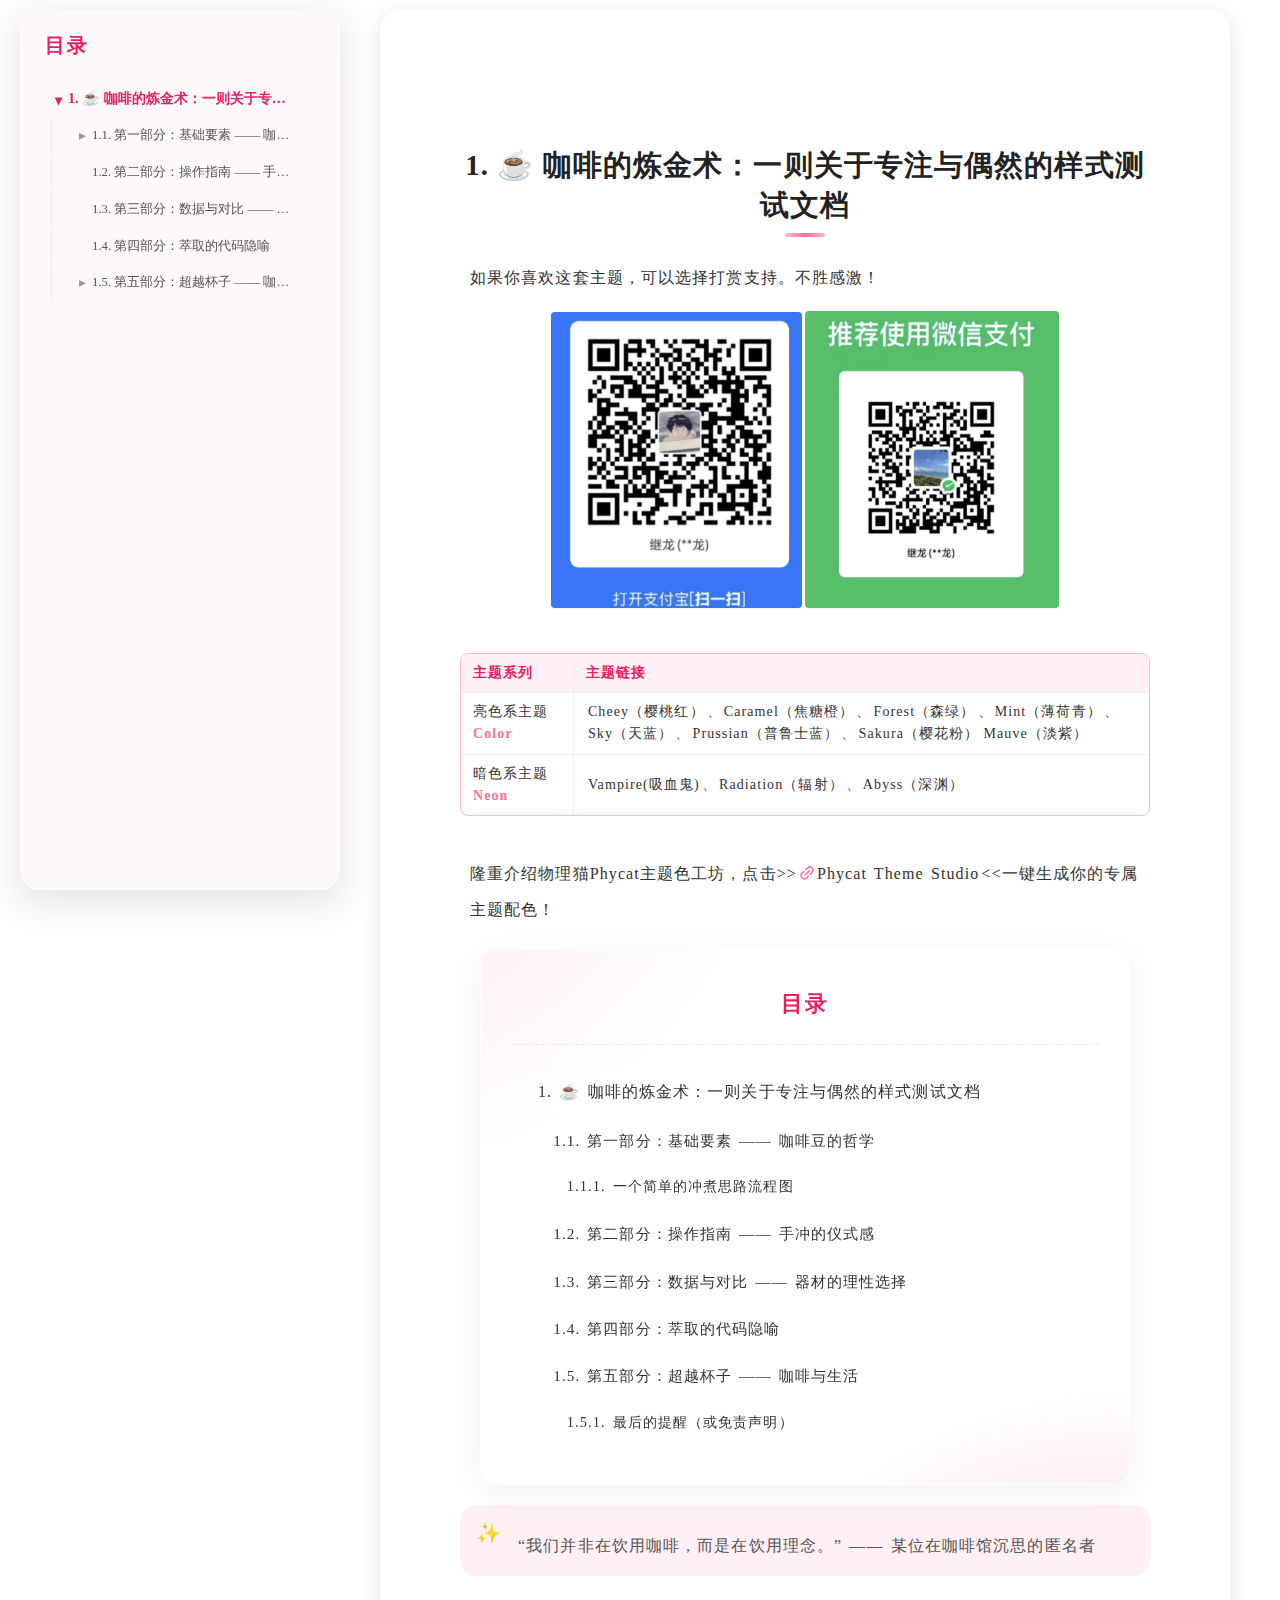
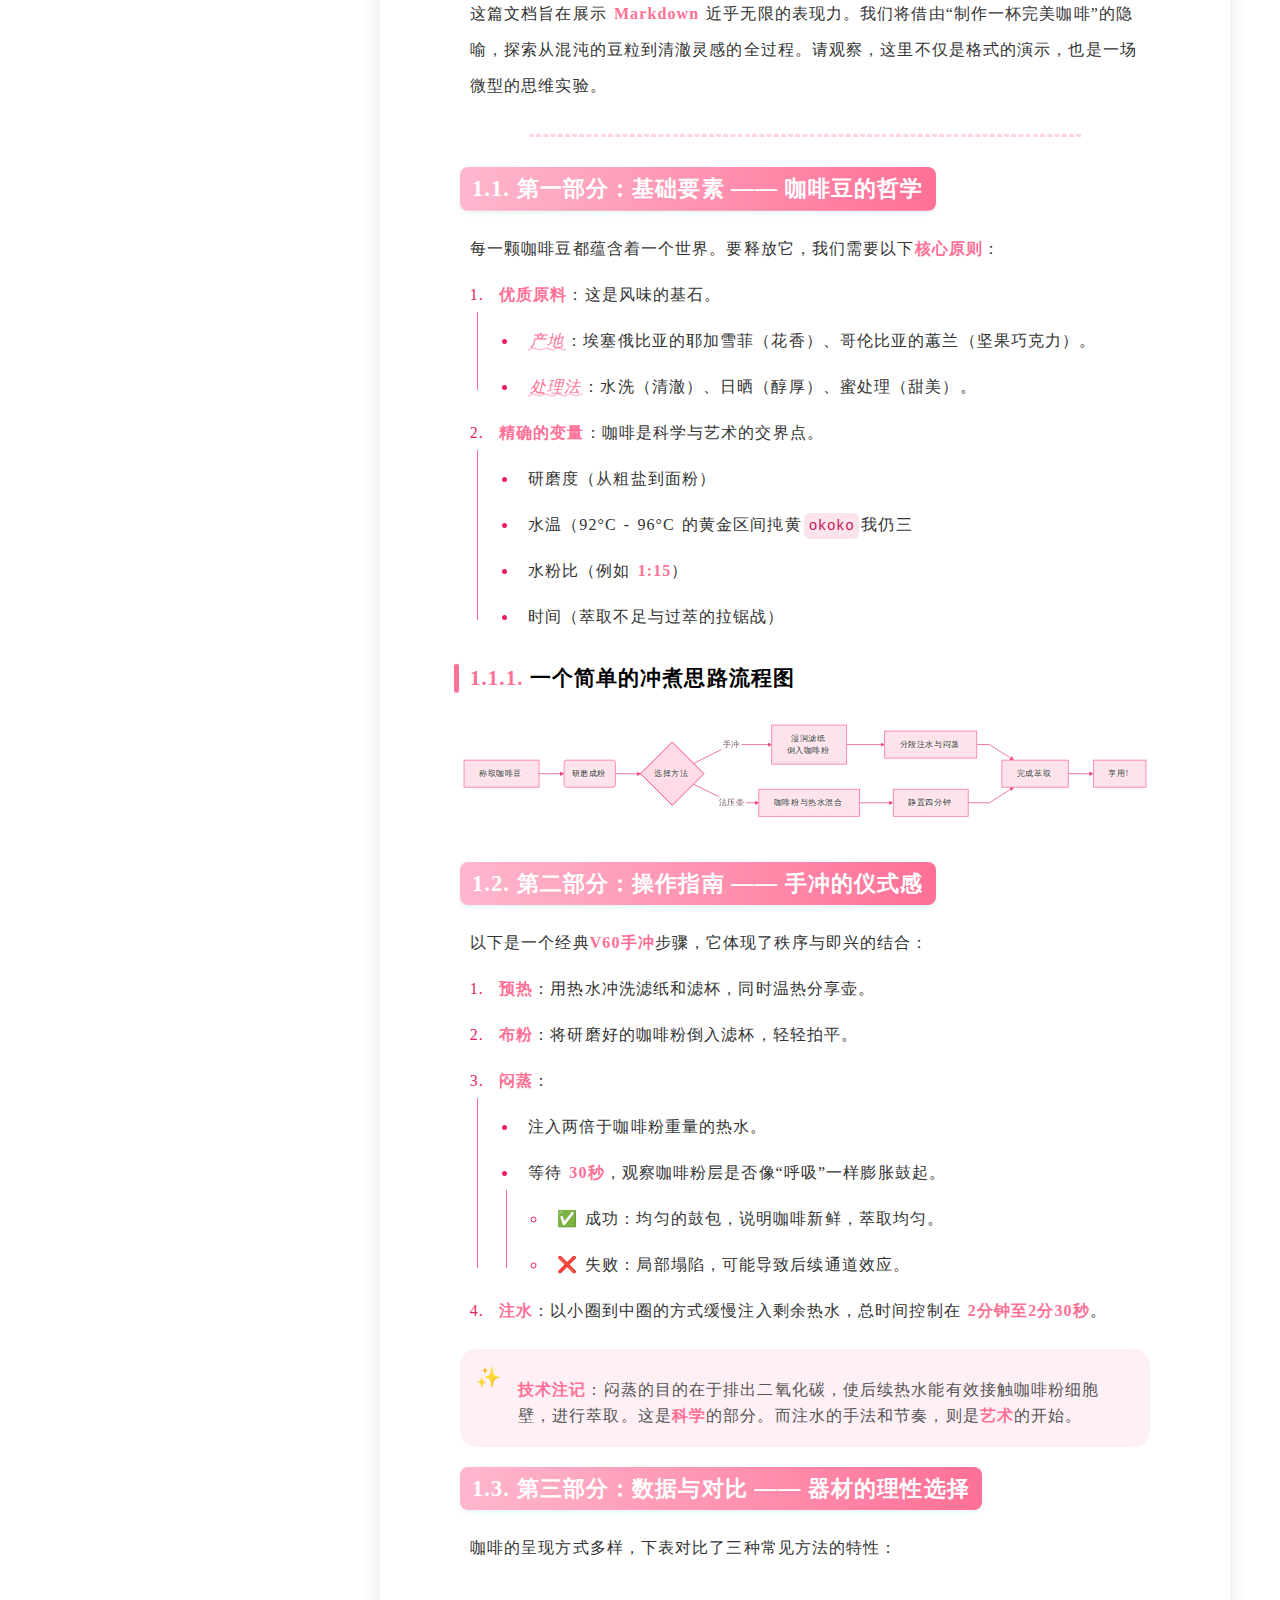
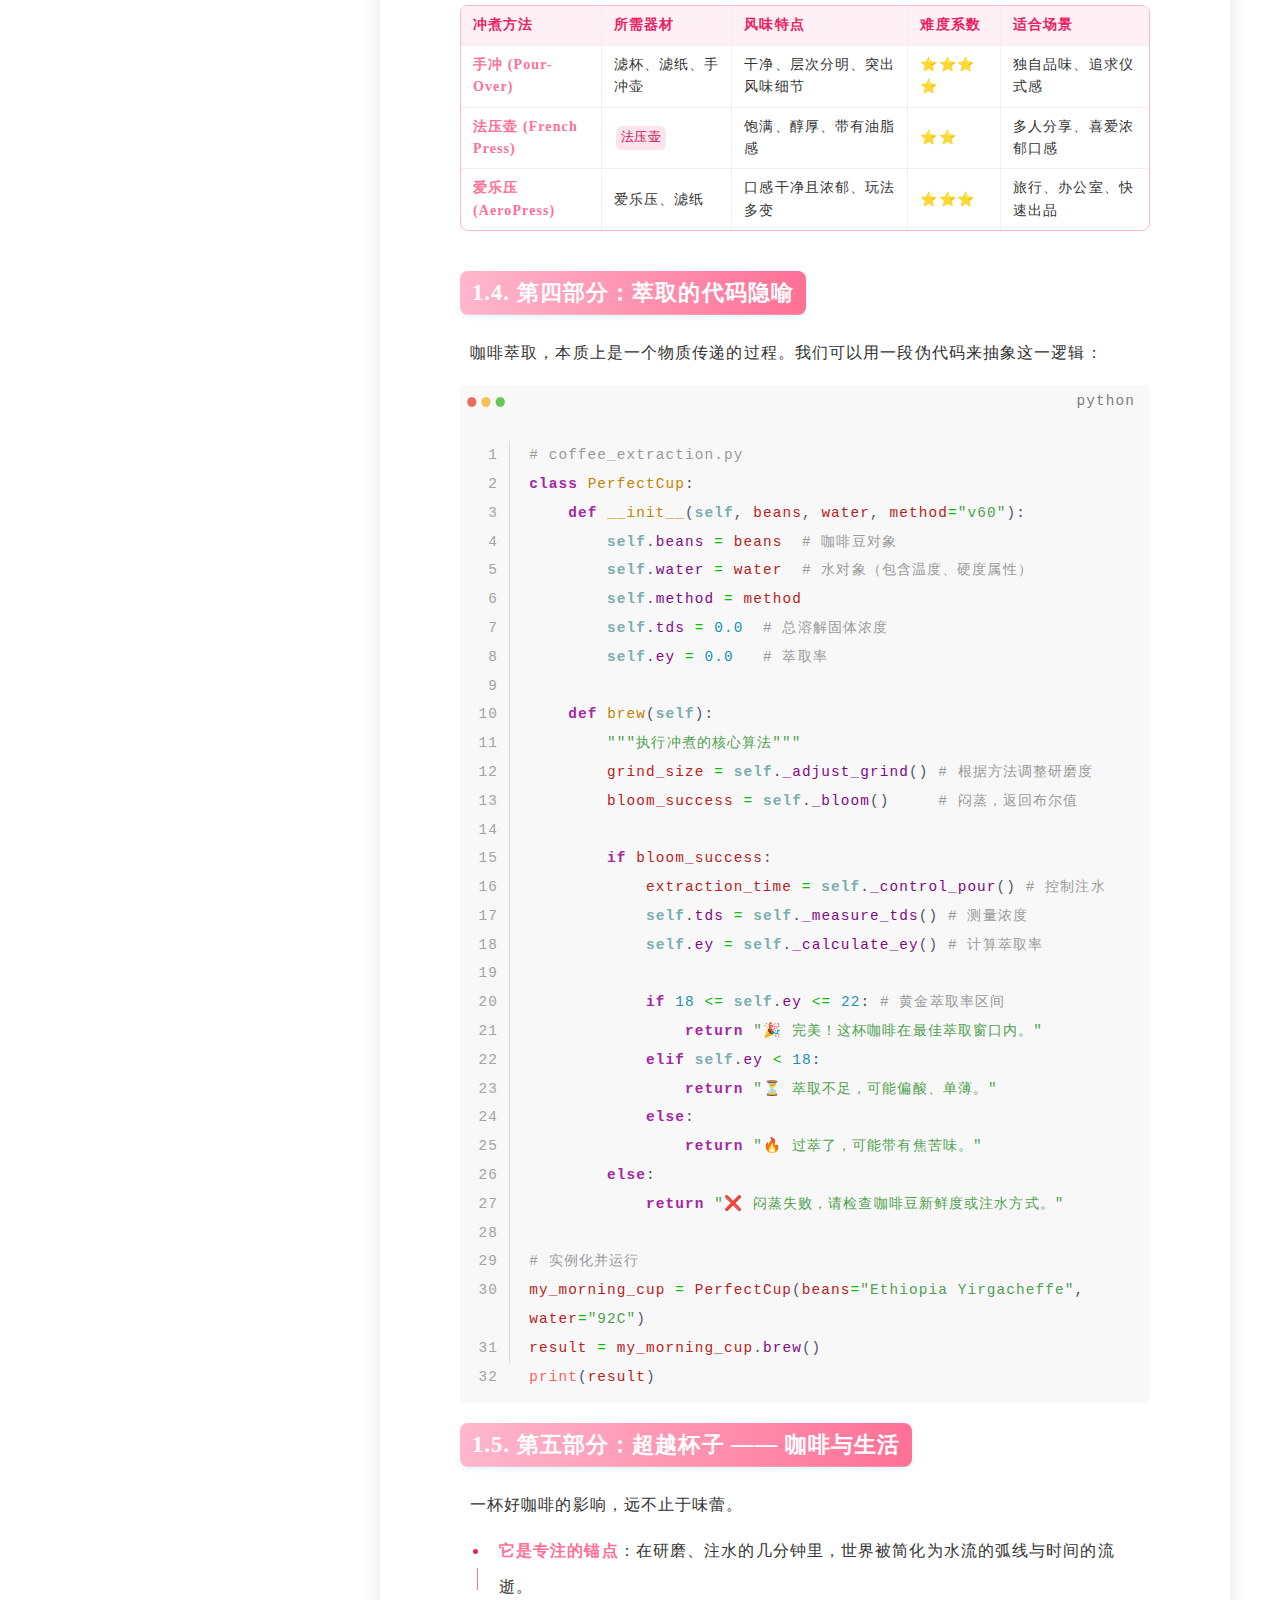
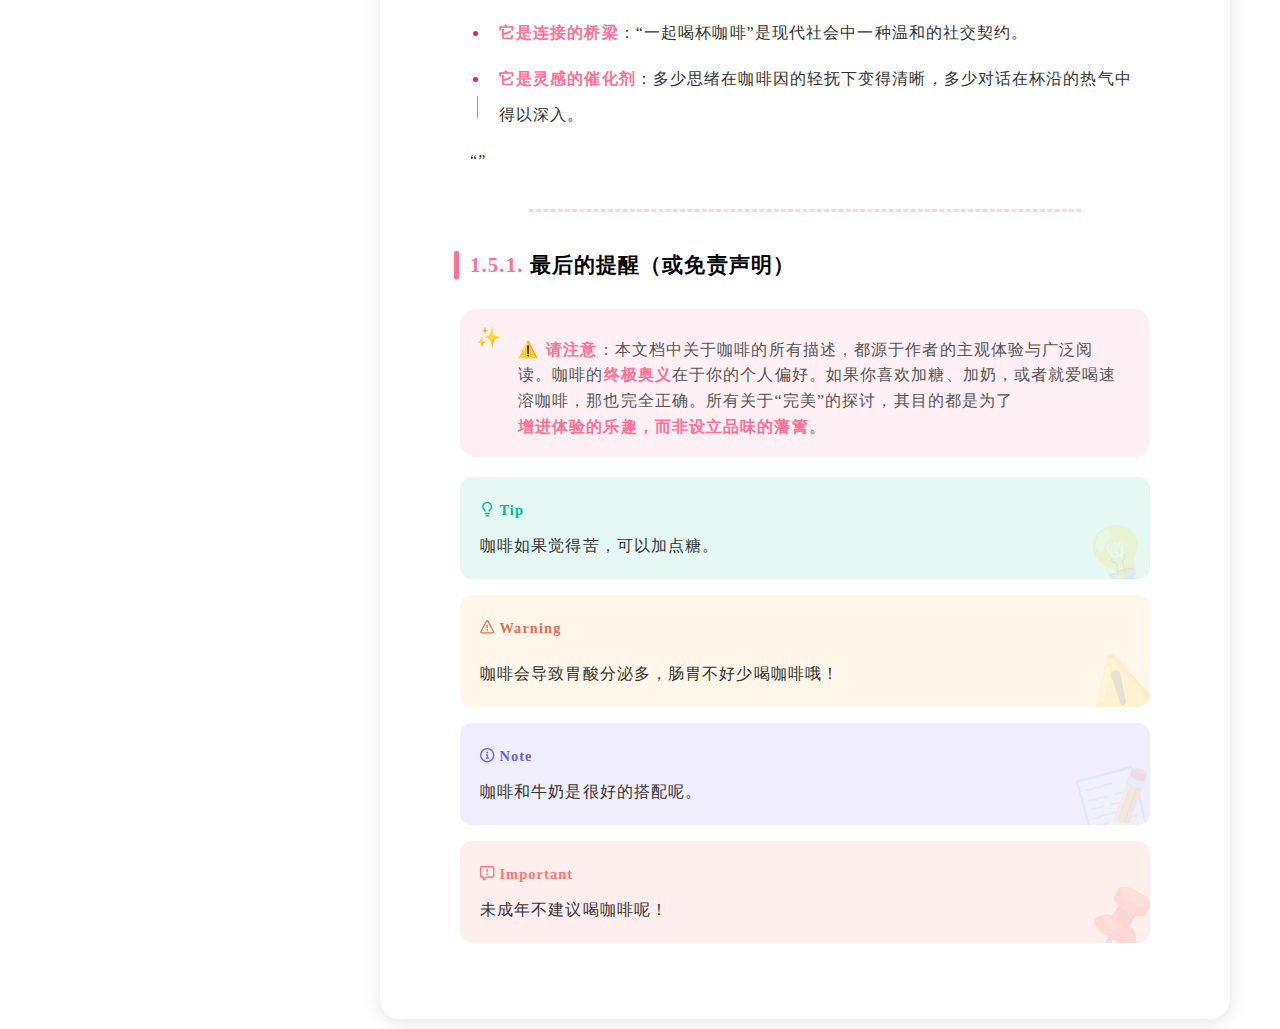
<file: demo/demo-sakura.html>
<!doctype html>
<html>
<head>
<meta charset='UTF-8'><meta name='viewport' content='width=device-width initial-scale=1'><style type='text/css'>html {overflow-x: initial !important;}</style>
<style type='text/css'  id="style-mermaid">:root { --mermaid-theme: default; --mermaid-sequence-numbers: off; --mermaid-flowchart-curve: linear; --mermaid--gantt-left-padding: 75; --sequence-theme: simple; }
.privacy { display: none; }

</style>
<style type='text/css'  id="style-base">:root { --bg-color: #ffffff; --text-color: #333333; --select-text-bg-color: #B5D6FC; --select-text-font-color: auto; --monospace: "Lucida Console",Consolas,"Courier",monospace; --title-bar-height: 20px; }
.mac-os-11 { --title-bar-height: 28px; }
html { font-size: 14px; background-color: var(--bg-color); color: var(--text-color); font-family: "Helvetica Neue", Helvetica, Arial, "Segoe UI Emoji", "SF Pro", sans-serif; -webkit-font-smoothing: antialiased; }
h1, h2, h3, h4, h5 { white-space: pre-wrap; }
body { margin: 0px; padding: 0px; height: auto; inset: 0px; font-size: 1rem; line-height: 1.42857; overflow-x: hidden; background: inherit; }
iframe { margin: auto; }
a.url { word-break: break-all; }
a:active, a:hover { outline: 0px; }
.in-text-selection, ::selection { text-shadow: none; background: var(--select-text-bg-color); color: var(--select-text-font-color); }
#write { margin: 0px auto; height: auto; width: inherit; word-break: normal; overflow-wrap: break-word; position: relative; white-space: normal; overflow-x: visible; padding-top: 36px; }
#write.first-line-indent p { text-indent: 2em; }
#write.first-line-indent li p, #write.first-line-indent p *, #write.first-line-indent svg * { text-indent: 0px; }
#write.first-line-indent li { margin-left: 2em; }
.for-image #write { padding-left: 8px; padding-right: 8px; }
body.typora-export { padding-left: 30px; padding-right: 30px; }
.typora-export .footnote-line, .typora-export li, .typora-export p { white-space: pre-wrap; }
.typora-export .task-list-item input { pointer-events: none; }
@media screen and (max-width: 500px) {
  body.typora-export { padding-left: 0px; padding-right: 0px; }
  #write { padding-left: 20px; padding-right: 20px; }
}
#write li > figure:last-child { margin-bottom: 0.5rem; }
#write ol, #write ul { position: relative; }
img { max-width: 100%; vertical-align: middle; image-orientation: from-image; }
button, input, select, textarea { color: inherit; font: inherit; }
input[type="checkbox"], input[type="radio"] { line-height: normal; padding: 0px; }
*, ::after, ::before { box-sizing: border-box; }
#write h1, #write h2, #write h3, #write h4, #write h5, #write h6, #write p, #write pre { width: inherit; position: relative; }
#write svg h1, #write svg h2, #write svg h3, #write svg h4, #write svg h5, #write svg h6, #write svg p { position: static; }
.nodeLabel p { padding-right: 2px; padding-left: 2px; }
.typora-export .nodeLabel p { padding-right: 0px; padding-left: 0px; }
foreignobject { overflow: visible; }
p { line-height: inherit; }
h1, h2, h3, h4, h5, h6 { break-after: avoid-page; break-inside: avoid; orphans: 4; }
p { orphans: 4; }
li p { orphans: 1; }
h1 { font-size: 2rem; }
h2 { font-size: 1.8rem; }
h3 { font-size: 1.6rem; }
h4 { font-size: 1.4rem; }
h5 { font-size: 1.2rem; }
h6 { font-size: 1rem; }
.md-math-block, .md-rawblock, h1, h2, h3, h4, h5, h6, p { margin-top: 1rem; margin-bottom: 1rem; }
.hidden { display: none; }
.md-blockmeta { color: rgb(204, 204, 204); font-weight: 700; font-style: italic; }
a { cursor: pointer; }
sup.md-footnote { padding: 2px 4px; background-color: rgba(238, 238, 238, 0.7); color: rgb(85, 85, 85); border-radius: 4px; cursor: pointer; }
sup.md-footnote a, sup.md-footnote a:hover { color: inherit; text-transform: inherit; text-decoration: inherit; }
#write input[type="checkbox"] { cursor: pointer; width: inherit; height: inherit; }
figure { overflow-x: auto; margin: 1.2em 0px; max-width: calc(100% + 16px); padding: 0px; }
figure > table { margin: 0px; }
thead, tr { break-inside: avoid; break-after: auto; }
thead { display: table-header-group; }
table { border-collapse: collapse; border-spacing: 0px; width: 100%; overflow: auto; break-inside: auto; text-align: left; }
table.md-table td { min-width: 32px; }
.CodeMirror-gutters { border-right: 0px; background-color: inherit; }
.CodeMirror-linenumber { user-select: none; }
.CodeMirror { text-align: left; }
.CodeMirror-placeholder { opacity: 0.3; }
.CodeMirror pre { padding: 0px 4px; }
.CodeMirror-lines { padding: 0px; }
div.hr:focus { cursor: none; }
#write pre { white-space: pre-wrap; }
#write.fences-no-line-wrapping pre { white-space: pre; }
#write pre.ty-contain-cm { white-space: normal; }
.CodeMirror-gutters { margin-right: 4px; }
.md-fences { font-size: 0.9rem; display: block; break-inside: avoid; text-align: left; overflow: visible; white-space: pre; background: inherit; position: relative !important; }
.md-fences-adv-panel { width: 100%; margin-top: 10px; text-align: center; padding-top: 0px; padding-bottom: 8px; overflow-x: auto; }
#write .md-fences.mock-cm { white-space: pre-wrap; }
.md-fences.md-fences-with-lineno { padding-left: 0px; }
#write.fences-no-line-wrapping .md-fences.mock-cm { white-space: pre; overflow-x: auto; }
.md-fences.mock-cm.md-fences-with-lineno { padding-left: 8px; }
.CodeMirror-line, twitterwidget { break-inside: avoid; }
svg { break-inside: avoid; }
.footnotes { opacity: 0.8; font-size: 0.9rem; margin-top: 1em; margin-bottom: 1em; }
.footnotes + .footnotes { margin-top: 0px; }
.md-reset { margin: 0px; padding: 0px; border: 0px; outline: 0px; vertical-align: top; background: 0px 0px; text-decoration: none; text-shadow: none; float: none; position: static; width: auto; height: auto; white-space: nowrap; cursor: inherit; -webkit-tap-highlight-color: transparent; line-height: normal; font-weight: 400; text-align: left; box-sizing: content-box; direction: ltr; }
li div { padding-top: 0px; }
blockquote { margin: 1rem 0px; }
li .mathjax-block, li p { margin: 0.5rem 0px; }
li blockquote { margin: 1rem 0px; }
li { margin: 0px; position: relative; }
blockquote > :last-child { margin-bottom: 0px; }
blockquote > :first-child, li > :first-child { margin-top: 0px; }
.footnotes-area { color: rgb(136, 136, 136); margin-top: 0.714rem; padding-bottom: 0.143rem; white-space: normal; }
#write .footnote-line { white-space: pre-wrap; }
@media print {
  body, html { border: 1px solid transparent; height: 99%; break-after: avoid; break-before: avoid; font-variant-ligatures: no-common-ligatures; }
  #write { margin-top: 0px; border-color: transparent !important; padding-top: 0px !important; padding-bottom: 0px !important; }
  .typora-export * { -webkit-print-color-adjust: exact; }
  .typora-export #write { break-after: avoid; }
  .typora-export #write::after { height: 0px; }
  .is-mac table { break-inside: avoid; }
  #write > p:nth-child(1) { margin-top: 0px; }
  .typora-export-show-outline .typora-export-sidebar { display: none; }
  figure { overflow-x: visible; }
}
.footnote-line { margin-top: 0.714em; font-size: 0.7em; }
a img, img a { cursor: pointer; }
pre.md-meta-block { font-size: 0.8rem; min-height: 0.8rem; white-space: pre-wrap; background: rgb(204, 204, 204); display: block; overflow-x: hidden; }
p > .md-image:only-child:not(.md-img-error) img, p > img:only-child { display: block; margin: auto; }
#write.first-line-indent p > .md-image:only-child:not(.md-img-error) img { left: -2em; position: relative; }
p > .md-image:only-child { display: inline-block; width: 100%; }
#write .MathJax_Display { margin: 0.8em 0px 0px; }
.md-math-block { width: 100%; }
.md-math-block:not(:empty)::after { display: none; }
.MathJax_ref { fill: currentcolor; }
[contenteditable="true"]:active, [contenteditable="true"]:focus, [contenteditable="false"]:active, [contenteditable="false"]:focus { outline: 0px; box-shadow: none; }
.md-task-list-item { position: relative; list-style-type: none; }
.task-list-item.md-task-list-item { padding-left: 0px; }
.md-task-list-item > input { position: absolute; top: 0px; left: 0px; margin-left: -1.2em; margin-top: calc(1em - 10px); border: none; }
.math { font-size: 1rem; }
.md-toc { min-height: 3.58rem; position: relative; font-size: 0.9rem; border-radius: 10px; }
.md-toc-content { position: relative; margin-left: 0px; }
.md-toc-content::after, .md-toc::after { display: none; }
.md-toc-item { display: block; color: rgb(65, 131, 196); }
.md-toc-item a { text-decoration: none; }
.md-toc-inner:hover { text-decoration: underline; }
.md-toc-inner { display: inline-block; cursor: pointer; }
.md-toc-h1 .md-toc-inner { margin-left: 0px; font-weight: 700; }
.md-toc-h2 .md-toc-inner { margin-left: 2em; }
.md-toc-h3 .md-toc-inner { margin-left: 4em; }
.md-toc-h4 .md-toc-inner { margin-left: 6em; }
.md-toc-h5 .md-toc-inner { margin-left: 8em; }
.md-toc-h6 .md-toc-inner { margin-left: 10em; }
@media screen and (max-width: 48em) {
  .md-toc-h3 .md-toc-inner { margin-left: 3.5em; }
  .md-toc-h4 .md-toc-inner { margin-left: 5em; }
  .md-toc-h5 .md-toc-inner { margin-left: 6.5em; }
  .md-toc-h6 .md-toc-inner { margin-left: 8em; }
}
a.md-toc-inner { font-size: inherit; font-style: inherit; font-weight: inherit; line-height: inherit; }
.footnote-line a:not(.reversefootnote) { color: inherit; }
.reversefootnote { font-family: ui-monospace, sans-serif; }
.md-attr { display: none; }
.md-fn-count::after { content: "."; }
code, pre, samp, tt { font-family: var(--monospace); }
kbd { margin: 0px 0.1em; padding: 0.1em 0.6em; font-size: 0.8em; color: rgb(36, 39, 41); background: rgb(255, 255, 255); border: 1px solid rgb(173, 179, 185); border-radius: 3px; box-shadow: rgba(12, 13, 14, 0.2) 0px 1px 0px, rgb(255, 255, 255) 0px 0px 0px 2px inset; white-space: nowrap; vertical-align: middle; }
.md-comment { color: rgb(162, 127, 3); opacity: 0.6; font-family: var(--monospace); }
code { text-align: left; vertical-align: initial; }
a.md-print-anchor { white-space: pre !important; border-width: initial !important; border-style: none !important; border-color: initial !important; display: inline-block !important; position: absolute !important; width: 1px !important; right: 0px !important; outline: 0px !important; background: 0px 0px !important; text-decoration: initial !important; text-shadow: initial !important; }
.os-windows.monocolor-emoji .md-emoji { font-family: "Segoe UI Symbol", sans-serif; }
.md-diagram-panel > svg { max-width: 100%; }
[lang="flow"] svg, [lang="mermaid"] svg { max-width: 100%; height: auto; }
[lang="mermaid"] .node text { font-size: 1rem; }
table tr th { border-bottom: 0px; }
video { max-width: 100%; display: block; margin: 0px auto; }
iframe { max-width: 100%; width: 100%; border: none; }
.highlight td, .highlight tr { border: 0px; }
mark { background: rgb(255, 255, 0); color: rgb(0, 0, 0); }
.md-html-inline .md-plain, .md-html-inline strong, mark .md-inline-math, mark strong { color: inherit; }
.md-expand mark .md-meta { opacity: 0.3 !important; }
mark .md-meta { color: rgb(0, 0, 0); }
@media print {
  .typora-export h1, .typora-export h2, .typora-export h3, .typora-export h4, .typora-export h5, .typora-export h6 { break-inside: avoid; }
}
.md-diagram-panel .messageText { stroke: none !important; }
.md-diagram-panel .start-state { fill: var(--node-fill); }
.md-diagram-panel .edgeLabel rect { opacity: 1 !important; }
.md-fences.md-fences-math { font-size: 1em; }
.md-fences-advanced:not(.md-focus) { padding: 0px; white-space: nowrap; border: 0px; }
.md-fences-advanced:not(.md-focus) { background: inherit; }
.mermaid-svg { margin: auto; }
.typora-export-show-outline .typora-export-content { max-width: 1440px; margin: auto; display: flex; flex-direction: row; }
.typora-export-sidebar { width: 300px; font-size: 0.8rem; margin-top: 80px; margin-right: 18px; }
.typora-export-show-outline #write { --webkit-flex: 2; flex: 2 1 0%; }
.typora-export-sidebar .outline-content { position: fixed; top: 0px; max-height: 100%; overflow: hidden auto; padding-bottom: 30px; padding-top: 60px; width: 300px; }
@media screen and (max-width: 1024px) {
  .typora-export-sidebar, .typora-export-sidebar .outline-content { width: 240px; }
}
@media screen and (max-width: 800px) {
  .typora-export-sidebar { display: none; }
}
.outline-content li, .outline-content ul { margin-left: 0px; margin-right: 0px; padding-left: 0px; padding-right: 0px; list-style: none; overflow-wrap: anywhere; }
.outline-content ul { margin-top: 0px; margin-bottom: 0px; }
.outline-content strong { font-weight: 400; }
.outline-expander { width: 1rem; height: 1.42857rem; position: relative; display: table-cell; vertical-align: middle; cursor: pointer; padding-left: 4px; }
.outline-expander::before { content: ""; position: relative; font-family: Ionicons; display: inline-block; font-size: 8px; vertical-align: middle; }
.outline-item { padding-top: 3px; padding-bottom: 3px; cursor: pointer; }
.outline-expander:hover::before { content: ""; }
.outline-h1 > .outline-item { padding-left: 0px; }
.outline-h2 > .outline-item { padding-left: 1em; }
.outline-h3 > .outline-item { padding-left: 2em; }
.outline-h4 > .outline-item { padding-left: 3em; }
.outline-h5 > .outline-item { padding-left: 4em; }
.outline-h6 > .outline-item { padding-left: 5em; }
.outline-label { cursor: pointer; display: table-cell; vertical-align: middle; text-decoration: none; color: inherit; }
.outline-label:hover { text-decoration: underline; }
.outline-item:hover { border-color: rgb(245, 245, 245); background-color: var(--item-hover-bg-color); }
.outline-item:hover { margin-left: -28px; margin-right: -28px; border-left: 28px solid transparent; border-right: 28px solid transparent; }
.outline-item-single .outline-expander::before, .outline-item-single .outline-expander:hover::before { display: none; }
.outline-item-open > .outline-item > .outline-expander::before { content: ""; }
.outline-children { display: none; }
.info-panel-tab-wrapper { display: none; }
.outline-item-open > .outline-children { display: block; }
.typora-export .outline-item { padding-top: 1px; padding-bottom: 1px; }
.typora-export .outline-item:hover { margin-right: -8px; border-right: 8px solid transparent; }
.typora-export .outline-expander::before { content: "+"; font-family: inherit; top: -1px; }
.typora-export .outline-expander:hover::before, .typora-export .outline-item-open > .outline-item > .outline-expander::before { content: "−"; }
.typora-export-collapse-outline .outline-children { display: none; }
.typora-export-collapse-outline .outline-item-open > .outline-children, .typora-export-no-collapse-outline .outline-children { display: block; }
.typora-export-no-collapse-outline .outline-expander::before { content: "" !important; }
.typora-export-show-outline .outline-item-active > .outline-item .outline-label { font-weight: 700; }
.md-inline-math-container mjx-container { zoom: 0.95; }
mjx-container { break-inside: avoid; }
.md-alert.md-alert-note { border-left-color: rgb(9, 105, 218); }
.md-alert.md-alert-important { border-left-color: rgb(130, 80, 223); }
.md-alert.md-alert-warning { border-left-color: rgb(154, 103, 0); }
.md-alert.md-alert-tip { border-left-color: rgb(31, 136, 61); }
.md-alert.md-alert-caution { border-left-color: rgb(207, 34, 46); }
.md-alert { padding: 0px 1em; margin-bottom: 16px; color: inherit; border-left: 0.25em solid rgb(0, 0, 0); }
.md-alert-text-note { color: rgb(9, 105, 218); }
.md-alert-text-important { color: rgb(130, 80, 223); }
.md-alert-text-warning { color: rgb(154, 103, 0); }
.md-alert-text-tip { color: rgb(31, 136, 61); }
.md-alert-text-caution { color: rgb(207, 34, 46); }
.md-alert-text { font-size: 0.9rem; font-weight: 700; }
.md-alert-text svg { fill: currentcolor; position: relative; top: 0.125em; margin-right: 1ch; overflow: visible; }
.md-alert-text-container::after { content: attr(data-text); text-transform: capitalize; pointer-events: none; margin-right: 1ch; }

</style>
<style type='text/css'  id="style-codemirror">.CodeMirror { height: auto; }
.CodeMirror.cm-s-inner { background: inherit; }
.CodeMirror-scroll { overflow: auto hidden; z-index: 3; }
.CodeMirror-gutter-filler, .CodeMirror-scrollbar-filler { background-color: rgb(255, 255, 255); }
.CodeMirror-gutters { border-right: 1px solid rgb(221, 221, 221); background: inherit; white-space: nowrap; }
.CodeMirror-linenumber { padding: 0px 3px 0px 5px; text-align: right; color: rgb(153, 153, 153); }
.cm-s-inner .cm-keyword { color: rgb(119, 0, 136); }
.cm-s-inner .cm-atom, .cm-s-inner.cm-atom { color: rgb(34, 17, 153); }
.cm-s-inner .cm-number { color: rgb(17, 102, 68); }
.cm-s-inner .cm-def { color: rgb(0, 0, 255); }
.cm-s-inner .cm-variable { color: rgb(0, 0, 0); }
.cm-s-inner .cm-variable-2 { color: rgb(0, 85, 170); }
.cm-s-inner .cm-variable-3 { color: rgb(0, 136, 85); }
.cm-s-inner .cm-string { color: rgb(170, 17, 17); }
.cm-s-inner .cm-property { color: rgb(0, 0, 0); }
.cm-s-inner .cm-operator { color: rgb(152, 26, 26); }
.cm-s-inner .cm-comment, .cm-s-inner.cm-comment { color: rgb(170, 85, 0); }
.cm-s-inner .cm-string-2 { color: rgb(255, 85, 0); }
.cm-s-inner .cm-meta { color: rgb(85, 85, 85); }
.cm-s-inner .cm-qualifier { color: rgb(85, 85, 85); }
.cm-s-inner .cm-builtin { color: rgb(51, 0, 170); }
.cm-s-inner .cm-bracket { color: rgb(153, 153, 119); }
.cm-s-inner .cm-tag { color: rgb(17, 119, 0); }
.cm-s-inner .cm-attribute { color: rgb(0, 0, 204); }
.cm-s-inner .cm-header, .cm-s-inner.cm-header { color: rgb(0, 0, 255); }
.cm-s-inner .cm-quote, .cm-s-inner.cm-quote { color: rgb(0, 153, 0); }
.cm-s-inner .cm-hr, .cm-s-inner.cm-hr { color: rgb(153, 153, 153); }
.cm-s-inner .cm-link, .cm-s-inner.cm-link { color: rgb(0, 0, 204); }
.cm-negative { color: rgb(221, 68, 68); }
.cm-positive { color: rgb(34, 153, 34); }
.cm-header, .cm-strong { font-weight: 700; }
.cm-del { text-decoration: line-through; }
.cm-em { font-style: italic; }
.cm-link { text-decoration: underline; }
.cm-error { color: red; }
.cm-invalidchar { color: red; }
.cm-constant { color: rgb(38, 139, 210); }
.cm-defined { color: rgb(181, 137, 0); }
div.CodeMirror span.CodeMirror-matchingbracket { color: rgb(0, 255, 0); }
div.CodeMirror span.CodeMirror-nonmatchingbracket { color: rgb(255, 34, 34); }
.cm-s-inner .CodeMirror-activeline-background { background: inherit; }
.CodeMirror { position: relative; overflow: hidden; }
.CodeMirror-scroll { height: 100%; outline: 0px; position: relative; box-sizing: content-box; background: inherit; }
.CodeMirror-sizer { position: relative; }
.CodeMirror-gutter-filler, .CodeMirror-hscrollbar, .CodeMirror-scrollbar-filler, .CodeMirror-vscrollbar { position: absolute; z-index: 6; display: none; outline: 0px; }
.CodeMirror-vscrollbar { right: 0px; top: 0px; overflow: hidden; }
.CodeMirror-hscrollbar { bottom: 0px; left: 0px; overflow: auto hidden; }
.CodeMirror-scrollbar-filler { right: 0px; bottom: 0px; }
.CodeMirror-gutter-filler { left: 0px; bottom: 0px; }
.CodeMirror-gutters { position: absolute; left: 0px; top: 0px; padding-bottom: 10px; z-index: 3; overflow-y: hidden; }
.CodeMirror-gutter { white-space: normal; height: 100%; box-sizing: content-box; padding-bottom: 30px; margin-bottom: -32px; display: inline-block; }
.CodeMirror-gutter-wrapper { position: absolute; z-index: 4; background: 0px 0px !important; border: none !important; }
.CodeMirror-gutter-background { position: absolute; top: 0px; bottom: 0px; z-index: 4; }
.CodeMirror-gutter-elt { position: absolute; cursor: default; z-index: 4; }
.CodeMirror-lines { cursor: text; }
.CodeMirror pre { border-radius: 0px; border-width: 0px; background: 0px 0px; font-family: inherit; font-size: inherit; margin: 0px; white-space: pre; overflow-wrap: normal; color: inherit; z-index: 2; position: relative; overflow: visible; }
.CodeMirror-wrap pre { overflow-wrap: break-word; white-space: pre-wrap; word-break: normal; }
.CodeMirror-code pre { border-right: 30px solid transparent; width: fit-content; }
.CodeMirror-wrap .CodeMirror-code pre { border-right: none; width: auto; }
.CodeMirror-linebackground { position: absolute; inset: 0px; z-index: 0; }
.CodeMirror-linewidget { position: relative; z-index: 2; overflow: auto; }
.CodeMirror-wrap .CodeMirror-scroll { overflow-x: hidden; }
.CodeMirror-measure { position: absolute; width: 100%; height: 0px; overflow: hidden; visibility: hidden; }
.CodeMirror-measure pre { position: static; }
.CodeMirror div.CodeMirror-cursor { position: absolute; visibility: hidden; border-right: none; width: 0px; }
.CodeMirror div.CodeMirror-cursor { visibility: hidden; }
.CodeMirror-focused div.CodeMirror-cursor { visibility: inherit; }
.cm-searching { background: rgba(255, 255, 0, 0.4); }
span.cm-underlined { text-decoration: underline; }
span.cm-strikethrough { text-decoration: line-through; }
.cm-tw-syntaxerror { color: rgb(255, 255, 255); background-color: rgb(153, 0, 0); }
.cm-tw-deleted { text-decoration: line-through; }
.cm-tw-header5 { font-weight: 700; }
.cm-tw-listitem:first-child { padding-left: 10px; }
.cm-tw-box { border-style: solid; border-right-width: 1px; border-bottom-width: 1px; border-left-width: 1px; border-color: inherit; border-top-width: 0px !important; }
.cm-tw-underline { text-decoration: underline; }
@media print {
  .CodeMirror div.CodeMirror-cursor { visibility: hidden; }
}

</style>
<style type='text/css'  id="style-theme_css">html {
  font-size: 16px;
  font-family: "LXGW WenKai";
}


/* 软件内部Markdown样式 */
#write {
  max-width: 950px;
  margin: 0 auto;
  padding: 15px;
  line-height: 2.25;
  color: #000;
  letter-spacing: 1.1px;
  word-break: break-word;
  word-wrap: break-word;
  text-align: left;
  position: relative;
  z-index: 0;
}

/* 新增：使用伪元素实现遮罩背景 */
#write::before {
  content: "";
  position: absolute;
  top: 0;
  left: 0;
  right: 0;
  bottom: 0;
  pointer-events: none;
  z-index: -1;
  background-color: var(--element-color);
  opacity: 0.12;
  -webkit-mask-image: var(--bg-style);
  mask-image: var(--bg-style);
  -webkit-mask-size: 20px 20px;
  mask-size: 20px 20px;
  -webkit-mask-repeat: repeat;
  mask-repeat: repeat;
  -webkit-mask-position: center;
  mask-position: center;
}

#write p {
  color: #333;
  margin: 10px 10px;
  font-family: Optima-Regular, Optima, "LXGW WenKai", PingFangSC-light, PingFangTC-light,
    "PingFang SC", Cambria, Cochin, Georgia, Times, "Times New Roman", serif;
  font-size: 1rem;
  word-spacing: 2px;
}

#write h3.md-heading:after,
h4.md-heading:after,
h5.md-heading:after,
h6.md-heading:after {
  content: " ";
  display: inline-block;
  height: 2em;
  width: 2em;
  vertical-align: top;
  margin-left: -2px;
  background-color: var(--element-color-shallow);
  -webkit-mask-repeat: no-repeat;
  -webkit-mask-position: center;
  -webkit-mask-size: 24px 24px;
  mask-repeat: no-repeat;
  mask-position: center;
  mask-size: 24px 24px;
}

#write h3.md-heading:after {
  -webkit-mask-image: var(--h3-icon-shape);
  mask-image: var(--h3-icon-shape);
}

#write h4.md-heading:after {
  -webkit-mask-image: var(--h4-icon-shape);
  mask-image: var(--h4-icon-shape);
}

#write h5.md-heading:after {
  -webkit-mask-image: var(--h5-icon-shape);
  mask-image: var(--h5-icon-shape);
}

#write h6.md-heading:after {
  -webkit-mask-image: var(--h6-icon-shape);
  mask-image: var(--h6-icon-shape);
}

/* ================= H1 标题样式优化 (方案 1: 经典短线 - 常驻显示 - 修复编辑bug) ================= */

#write h1 {
    text-align: center;
    font-size: 1.8rem;
    font-weight: bold;
    margin: 1em auto 0.8em;
    line-height: 1.4;
    
    /* [关键修复] 使用 fit-content 代替 table */
    /* table 属性会导致空标题在编辑模式下无法获取光标焦点 */
    /* fit-content 既能实现宽度自适应，又能保持正常的编辑体验 */
    width: fit-content; 
    
    /* [修复 Bug] 添加最小宽度和最小高度，确保空内容时也有足够大的点击区域 */
    min-width: 120px;
    min-height: 1.4em; /* 确保有一行文字的高度 */
    
    color: #222;
    position: relative;
    padding-bottom: 12px; /* 增加底部空间给线条 */
    
    transition: color 0.3s ease, transform 0.3s ease;
    border-bottom: none; /* 清除默认下划线 */
}

/* 底部线条 (伪元素) */
#write h1::after {
    content: '';
    position: absolute;
    bottom: 0;
    left: 50%;
    
    /* [核心设计] 初始宽度：40px (常驻精致短线) */
    width: 40px; 
    height: 4px;
    border-radius: 4px;
    
    /* [优化] 使用主题定义的 H2 渐变背景 (色彩饱满且对称) */
    background: var(--head-title-h2-background);
    background-size: 100% auto; 
    
    /* 居中定位 */
    transform: translateX(-50%);
    
    /* 动效过渡 */
    transition: width 0.4s cubic-bezier(0.25, 0.8, 0.25, 1);
}

/* Hover 交互效果 */
/* 只有当标题没有处于输入焦点时，悬停才上浮 */
#write h1:not(.md-focus):hover {
  color: var(--head-title-color);
  transform: translateY(-2px);
}

#write h1:hover::after {
    /* Hover 时展开至 100% */
    width: 100%; 
}
/* H2 */
#write h2 {
  color: var(--head-title-h2-color);
  font-size: 1.4rem;
  line-height: 1.5;
  width: fit-content;
  font-weight: bold;
  margin: 20px 0;
  padding: 5px 12px;
  border-radius: 8px;
  background: var(--head-title-h2-background);
  background-size: 200% auto;
  background-position: 0% center;
  box-shadow: 0 2px 5px rgba(61, 184, 211, 0.15);
  transition: background-position 0.5s ease-out, transform 0.4s ease, box-shadow 0.4s ease;
}

#write h2:hover {
  background-position: 100% center;
  transform: scale(1.01);
  box-shadow: 0 8px 20px rgba(61, 184, 211, 0.35);
}

/* H3 */
#write h3 {
  position: relative;
  width: fit-content;
  margin: 20px 0;
  text-align: left;
  font-size: 1.3rem;
  padding-left: 10px;
  transition: all 0.3s cubic-bezier(0.25, 0.8, 0.25, 1);
}

#write h3 {
  position: relative;
  width: fit-content;
  margin: 20px 0;
  text-align: left;
  font-size: 1.3rem;
  padding-left: 10px;
  transition: all 0.3s cubic-bezier(0.25, 0.8, 0.25, 1);
}

#write h3::before {
  content: '';
  position: absolute;
  left: -6px;
  top: 50%;
  transform: translateY(-50%);
  width: 5px;
  height: 61%;
  border-radius: 4px;
  background-color: var(--head-title-color);
  transition: all 0.3s cubic-bezier(0.25, 0.8, 0.25, 1);
}

#write h3 span {
  border-bottom: 2px hidden var(--head-title-color);
  transition: color 0.3s ease;
}

#write h3:hover {
  padding-left: 18px;
  color: var(--head-title-color);
  cursor: pointer;
}

#write h3:hover::before {
  height: 66%;
  background-color: var(--head-title-color);
  width: 7px;
}

/* H4~H6 */
#write h4,
#write h5,
#write h6 {
  transition: color 0.3s ease, transform 0.3s ease;
}

#write h4::before,
#write h5::before,
#write h6::before {
  transition: all 0.3s cubic-bezier(0.34, 1.56, 0.64, 1);
}

/* H4 */
#write h4 {
  margin: 20px 0;
  font-size: 1.15rem;
  text-align: left;
}

#write h4::before {
  content: "";
  margin-right: 7px;
  display: inline-block;
  background-color: var(--head-title-color);
  width: 10px;
  height: 10px;
  border-radius: 100%;
  border: var(--head-title-color) 1px solid;
  vertical-align: inherit;
}

#write h4:hover::before {
  transform: scale(1.3);
  box-shadow: 0 0 0 4px var(--element-color-soo-shallow);
}

/* H5 */
#write h5 {
  margin: 23px 0;
  font-size: 1.1rem;
  text-align: left;
}

#write h5::before {
  content: "";
  margin-right: 7px;
  display: inline-block;
  background-color: #ffffff;
  width: 10px;
  height: 10px;
  border-radius: 100%;
  border: var(--head-title-color) 2px solid;
  vertical-align: inherit;
  box-sizing: border-box;
}

#write h5:hover::before {
  background-color: var(--head-title-color);
  transform: scale(1.2);
  box-shadow: 0 0 0 3px var(--element-color-soo-shallow);
}

/* H6 */
#write h6 {
  margin: 23px 0;
  font-size: 1.1rem;
  text-align: left;
}

#write h6::before {
  content: "-";
  color: var(--head-title-color);
  margin-right: 7px;
  display: inline-block;
  vertical-align: inherit;
}

#write h6:hover::before {
  transform: scaleX(1.8) translateX(1px);
  font-weight: bold;
}

#write h4:hover,
#write h5:hover,
#write h6:hover {
  color: var(--element-color-deep);
  transform: translateX(6px);
}

#write {
  counter-reset: h1;
}

h1 {
  counter-reset: h2;
}

h2 {
  counter-reset: h3;
}

h3 {
  counter-reset: h4;
}

h4 {
  counter-reset: h5;
}

h5 {
  counter-reset: h6;
}

.sidebar-content {
  counter-reset: h1
}

.outline-content {
  counter-reset: h1
}

.outline-h1 {
  counter-reset: h2
}

.outline-h2 {
  counter-reset: h3
}

.outline-h3 {
  counter-reset: h4
}

.outline-h4 {
  counter-reset: h5
}

.outline-h5 {
  counter-reset: h6
}



.md-toc-content {
  counter-reset: h1toc
}

.md-toc-h1 {
  counter-reset: h2toc
}

.md-toc-h2 {
  counter-reset: h3toc
}

.md-toc-h3 {
  counter-reset: h4toc
}

.md-toc-h4 {
  counter-reset: h5toc
}

.md-toc-h5 {
  counter-reset: h6toc
}


#write h1:before {
  counter-increment: h1;
  content: var(--autonum-h1);
}

#outline-content li.outline-h1>div>span.outline-label:before {
  counter-increment: h1;
  content: var(--autonum-h1);
}

.outline-content .outline-h1>.outline-item>.outline-label:before {
  counter-increment: h1;
  content: var(--autonum-h1);
}

#write span.md-toc-item.md-toc-h1>a:before {
  counter-increment: h1toc;
  content: var(--autonum-h1toc);
}

#write h2:before {
  counter-increment: h2;
  content: var(--autonum-h2);
  color: var(--head-title-h2-color);
}

.outline-content .outline-h2>.outline-item>.outline-label:before {
  counter-increment: h2;
  content: var(--autonum-h2);
}

li.outline-h2>div>a.outline-label:before {
  counter-increment: h2;
  content: var(--autonum-h2);
}

#write span.md-toc-item.md-toc-h2>a:before {
  counter-increment: h2toc;
  content: var(--autonum-h2toc);
}


#write h3>span:first-of-type::before {
  counter-increment: h3;
  content: var(--autonum-h3);
  color: var(--element-color);
}

#outline-content li.outline-h3>div>span.outline-label:before {
  counter-increment: h3;
  content: var(--autonum-h3);
}

.outline-content .outline-h3>.outline-item>.outline-label:before {
  counter-increment: h3;
  content: var(--autonum-h3);
}

#write span.md-toc-item.md-toc-h3>a:before {
  counter-increment: h3toc;
  content: var(--autonum-h3toc);
}


#write h4>span:first-of-type::before {
  counter-increment: h4;
  content: var(--autonum-h4);
  color: var(--element-color);
}

#outline-content li.outline-h4>div>span.outline-label:before {
  counter-increment: h4;
  content: var(--autonum-h4);
}

.outline-content .outline-h4>.outline-item>.outline-label:before {
  counter-increment: h4;
  content: var(--autonum-h4);
}

#write span.md-toc-item.md-toc-h4>a:before {
  counter-increment: h4toc;
  content: var(--autonum-h4toc);
}


#write h5>span:first-of-type::before {
  counter-increment: h5;
  content: var(--autonum-h5);
  color: var(--element-color);
}

#outline-content li.outline-h5>div>span.outline-label:before {
  counter-increment: h5;
  content: var(--autonum-h5);
}

.outline-content .outline-h5>.outline-item>.outline-label:before {
  counter-increment: h5;
  content: var(--autonum-h5);
}

#write span.md-toc-item.md-toc-h5>a:before {
  counter-increment: h5toc;
  content: var(--autonum-h5toc);
}


#write h6>span:first-of-type::before {
  counter-increment: h6;
  content: var(--autonum-h6);
  color: var(--element-color);
}

#outline-content li.outline-h6>div>span.outline-label:before {
  counter-increment: h6;
  content: var(--autonum-h6);
}

.outline-content .outline-h6>.outline-item>.outline-label:before {
  counter-increment: h6;
  content: var(--autonum-h6);
}

#write span.md-toc-item.md-toc-h6>a:before {
  counter-increment: h6toc;
  content: var(--autonum-h6toc);
}


/* 列表 */
::marker {
  color: var(--element-color-deep);
}

li.md-list-item {
  margin: 0.4rem 0;
}

#write ul,
#write ol {
  margin-top: 0px;
  margin-left: 16px;
  margin-bottom: 8px;
  padding-left: 13px;
}

#write em {
  padding: 0 3px 0 0;
}

#write ul {
  list-style-type: disc;
}

#write ul ul {
  list-style-type: circle;
}

#write ul ul ul {
  list-style-type: square;
}

#write ol {
  list-style-type: decimal;
}

#write ol ol {
  list-style-type: lower-alpha;
}

#write ol ol ol {
  list-style-type: lower-roman;
}

#write li section {
  margin-top: 5px;
  margin-bottom: 5px;
  line-height: 1.7rem;
  text-align: justify;
  color: #000000;
  font-weight: 500;
}

#write li:before {
  content: "";
  height: calc(100% - 50px);
  top: 35px;
  position: absolute;
  border-left: 0.5px solid var(--element-color);
  left: -12.5px;
}

/* 任务列表样式 */

#write .task-list-item input {
  appearance: none;
  -webkit-appearance: none;
  width: 1.3rem;
  height: 1.3rem;
  position: absolute;
  top: 3px;
  left: -22px;
  outline: none;
  cursor: pointer;
  z-index: 1;
}

#write .task-list-item input::before {
  content: '';
  display: block;
  position: absolute;
  top: -2px;
  left: 18px;
  width: 100%;
  height: 100%;
  border-radius: 50%;
  border: 1px solid var(--element-color-deep, #ffa531);
  background: #fff;
  transition: all 0.4s cubic-bezier(0.5, 1.6, 0.4, 0.7);
  box-sizing: border-box;
}

#write .task-list-item input::after {
  content: '';
  display: block;
  position: absolute;
  top: 40%;
  left: 138%;
  width: 0.35rem;
  height: 0.65rem;
  border: solid #fff;
  border-width: 0 2.5px 2.5px 0;
  transform: translate(-50%, -60%) rotate(45deg) scale(1);
  transition: all 0.3s cubic-bezier(0.5, 1.6, 0.4, 0.7);
  opacity: 0;
}

#write .task-list-item input:checked::before {
  background: var(--element-color, #ffc000);
  border-color: var(--element-color, #ffc000);
  transform: scale(1.05);
  animation: task-pulse 0.4s forwards;
}

@keyframes task-pulse {
  0% {
    transform: scale(1);
  }

  50% {
    transform: scale(1.15);
  }

  100% {
    transform: scale(1);
  }
}

#write .task-list-item input:checked::after {
  opacity: 1;
  transform: translate(-50%, -60%) rotate(45deg) scale(1);
}

#write .task-list-item input[type="checkbox"]+p span,
#write .task-list-item input[type="checkbox"]+span {
  position: relative;
  display: inline;
  -webkit-box-decoration-break: clone;
  box-decoration-break: clone;
  transition: color 0.4s ease;
  background-image: linear-gradient(currentColor, currentColor);
  background-position: 0% 50%;
  background-size: 0% 1.5px;
  background-repeat: no-repeat;
  transition: background-size 0.4s cubic-bezier(0.25, 0.8, 0.25, 1), color 0.4s;
}

#write .task-list-item input[type="checkbox"]:checked+p span,
#write .task-list-item input[type="checkbox"]:checked+span {
  color: #bbb;
  background-size: 100% 1.5px;
}

#write li.task-list-item {
  position: relative;
}


/* 引用 */

#write blockquote {
  position: relative;
  margin: 20px 0;
  padding: 18px 20px 18px 48px;
  background-color: var(--element-color-soo-shallow);
  border: none;
  border-radius: 16px;
  color: #555;
  line-height: 1.6;
  transition: transform 0.3s cubic-bezier(0.34, 1.56, 0.64, 1), background-color 0.3s ease;
}

/* 图标装饰 (可以把 content 里的 ✨ 换成 💡, 📝, 📌 等) */
#write blockquote::before {
  content: "✨";
  position: absolute;
  left: 16px;
  top: 18px;
  font-size: 20px;
  line-height: 1;
  font-family: "Segoe UI Emoji", "Apple Color Emoji", "Noto Color Emoji", sans-serif;
}

#write blockquote p {
  color: #555;
  margin-bottom: 0.5em;
}

#write blockquote p:last-child {
  margin-bottom: 0;
}

#write blockquote:hover {
  transform: scale(1.02);
}

/* 超链接 */
#write a {
  color: #333;
  text-decoration: none;
  font-weight: 500;
  padding: 2px 4px;
  margin: 0 -2px;
  border-radius: 4px;
  background: transparent;
  border-bottom: none;
  transition: all 0.2s ease;
}

#write p a:not(.md-toc-inner)::before {
  content: '';
  display: inline-block;
  width: 1em;
  height: 1em;
  margin-right: 2px;
  vertical-align: -0.15em;
  background-color: var(--element-color);
  -webkit-mask: url("data:image/svg+xml;charset=utf-8,%3Csvg xmlns='http://www.w3.org/2000/svg' viewBox='0 0 1024 1024'%3E%3Cpath d='M477.934459 330.486594A50.844091 50.844091 0 0 1 406.752731 258.796425L512 152.532274a254.220457 254.220457 0 0 1 359.467726 359.467726L762.66137 618.772592a50.844091 50.844091 0 1 1-71.690168-71.690169l106.772591-106.772592a152.532274 152.532274 0 0 0-215.578947-215.578947z m70.164846 361.501489A50.844091 50.844091 0 1 1 619.789474 762.66137l-107.281033 107.281033A254.220457 254.220457 0 0 1 152.532274 512L259.813307 406.752731a50.844091 50.844091 0 1 1 72.19861 69.656405l-107.789474 107.281033a152.532274 152.532274 0 0 0 215.578947 215.578947z m-126.601788-16.77855a50.844091 50.844091 0 1 1-71.690168-71.690169l251.678252-251.678252a50.844091 50.844091 0 0 1 71.690169 71.690169z'/%3E%3C/svg%3E") no-repeat center / contain;
  mask: url("data:image/svg+xml;charset=utf-8,%3Csvg xmlns='http://www.w3.org/2000/svg' viewBox='0 0 1024 1024'%3E%3Cpath d='M477.934459 330.486594A50.844091 50.844091 0 0 1 406.752731 258.796425L512 152.532274a254.220457 254.220457 0 0 1 359.467726 359.467726L762.66137 618.772592a50.844091 50.844091 0 1 1-71.690168-71.690169l106.772591-106.772592a152.532274 152.532274 0 0 0-215.578947-215.578947z m70.164846 361.501489A50.844091 50.844091 0 1 1 619.789474 762.66137l-107.281033 107.281033A254.220457 254.220457 0 0 1 152.532274 512L259.813307 406.752731a50.844091 50.844091 0 1 1 72.19861 69.656405l-107.789474 107.281033a152.532274 152.532274 0 0 0 215.578947 215.578947z m-126.601788-16.77855a50.844091 50.844091 0 1 1-71.690168-71.690169l251.678252-251.678252a50.844091 50.844091 0 0 1 71.690169 71.690169z'/%3E%3C/svg%3E") no-repeat center / contain;
  transition: transform 0.4s cubic-bezier(0.25, 0.8, 0.25, 1);
}

#write a:not(.md-toc-inner):hover {
  color: var(--element-color-deep);
  background: var(--element-color-soo-shallow);
}

/* 图标部分：旋转 180 度 */
#write a:hover:not(.md-toc-inner)::before {
  transform: rotate(180deg);
  background-color: var(--element-color-deep);
}

#write a:visited {
  color: var(--element-color-deep);
}

#write sup a::before {
  content: none;
}

/* 高亮 */

#write mark {
  background-color: var(--element-color-so-shallow);
  color: inherit;
  padding: 2px 6px;
  border-radius: 6px;
  margin: 0 2px;
  position: relative;
  transition: all 0.3s ease;
  /* 确保跨行时样式连续 */
  -webkit-box-decoration-break: clone;
  box-decoration-break: clone;
}

#write mark::before,
#write mark::after {
  position: absolute;
  top: 50%;
  transform: translateY(-50%);
  color: var(--element-color-deep);
  font-weight: bold;
  font-family: "Courier New", monospace;
  font-size: 1.1em;
  opacity: 0;
  pointer-events: none;
  transition: all 0.3s cubic-bezier(0.34, 1.56, 0.64, 1);
}

#write mark::before {
  content: '{';
  left: -5px;
}

#write mark::after {
  content: '}';
  right: -5px;
}

#write mark:hover {
  background-color: var(--element-color);
  color: #fff;
  border-radius: 4px;
  padding: 2px 12px;
}

#write mark:hover::before {
  opacity: 1;
  left: 3px;
}

#write mark:hover::after {
  opacity: 1;
  right: 3px;
}

/* 粗体 */
#write strong {
  color: var(--element-color);
  font-weight: bold;
  display: inline-block;
  transition: transform 0.2s cubic-bezier(0.5, 1.5, 0.5, 1);
}

#write strong:hover {
  transform: translateY(-2px) scale(1.1);
  text-shadow: 2px 2px 0 color-mix(in srgb, var(--element-color-shallow), transparent 70%);
}

/* 1. 常态优化：提升对比度 */
/* 当粗体出现在高亮块中时，强制使用 Deep 色，防止在浅色高亮背景里看不清 */
#write mark strong {
    color: var(--element-color-deep); 
}

/* 2. Hover 修复：防止文字隐形 */
/* 当悬停高亮块时，背景变为主色。
   此时必须显式地将内部的粗体变为白色，
   否则它会保持原有的主色，导致“主色字撞主色底”看不见。 */
#write mark:hover strong {
    color: #fff;
    /* 可选：去掉粗体原有的阴影，保持干净 */
    text-shadow: none; 
    /* 保持加粗状态下的微动效同步 (可选) */
    transform: translateY(-2px) scale(1.1); 
}

/* ================= 斜体 (Em) 样式优化 (防抖动终极版) ================= */

/* 1. 基础样式 */
#write em {
    font-style: italic;
    
    /* 常态颜色 */
    color: var(--element-color); 
    
    text-decoration: none; /* 禁用默认下划线 */
    padding: 0 2px 2px;    /* 底部留出波浪空间 */
    position: relative;
    
    /* 注意：去掉了 font-weight 的 transition
       改为监听 color 和 stroke 的变化
    */
    transition: color 0.2s ease, -webkit-text-stroke 0.2s ease;
    z-index: 0;
}

/* 2. 波浪线 (伪元素 + Mask) */
#write em::after {
    content: "";
    position: absolute;
    left: 0;
    bottom: 0;
    width: 100%;
    height: 4px; /* 波浪高度 */
    
    /* 使用 Mask 制作波浪形状 */
    -webkit-mask: url("data:image/svg+xml,%3Csvg xmlns='http://www.w3.org/2000/svg' viewBox='0 0 20 4'%3E%3Cpath fill='none' stroke='black' stroke-width='2' d='M0 3.5c5 0 5-3 10-3s5 3 10 3 5-3 10-3 5 3 10 3'/%3E%3C/svg%3E");
    -webkit-mask-repeat: repeat-x;
    -webkit-mask-size: 12px 4px;
    mask: url("data:image/svg+xml,%3Csvg xmlns='http://www.w3.org/2000/svg' viewBox='0 0 20 4'%3E%3Cpath fill='none' stroke='black' stroke-width='2' d='M0 3.5c5 0 5-3 10-3s5 3 10 3 5-3 10-3 5 3 10 3'/%3E%3C/svg%3E");
    mask-repeat: repeat-x;
    mask-size: 12px 4px;
    
    /* 默认浅色背景 */
    background-color: var(--element-color-shallow); 
    
    z-index: -1;
    transition: background-color 0.3s ease;
}

/* 3. Hover 交互 (防抖动核心) */
#write em:hover {
    color: var(--element-color-deep); 
    
    /* [关键修复] 
       不要使用 font-weight: 700 (这会改变布局宽度)
       改用 text-stroke 模拟加粗效果，不占空间
    */
    font-weight: normal; 
    -webkit-text-stroke: 0.6px var(--element-color-deep);
}

/* Hover 时波浪线变色 + 动画 */
#write em:hover::after {
    background-color: var(--element-color); 
    animation: waveFlow 1s linear infinite;
}

/* 波浪流动动画定义 */
@keyframes waveFlow {
    0% { 
        -webkit-mask-position-x: 0; 
        mask-position-x: 0; 
    }
    100% { 
        -webkit-mask-position-x: 12px; 
        mask-position-x: 12px; 
    }
}

/* 删除线 */
#write del {
  text-decoration: line-through;
  text-decoration-color: var(--element-color);
  color: #999;
  transition: all 0.3s ease;
}

#write del:hover {
  opacity: 0.6;
  text-decoration-color: var(--element-color-deep);
  cursor: not-allowed;
}

/* 分割线 */
#write hr {
  border: none;
  border-top: 3px dashed var(--element-color-shallow);
  margin: 30px 0;
  opacity: 0.6;
  transform: scaleX(0.8);
  transition: all 0.4s ease;
}

#write hr:hover {
  transform: scaleX(1);
  border-color: var(--element-color);
  opacity: 1;
}

/* 图片 */
#write p:has(img) {
  text-align: center;
}

#write img {
  border-radius: 12px;
  display: inline-block;
  margin: 15px 5px;
  object-fit: contain;
  filter: brightness(1) contrast(1);
  box-shadow: 0 4px 6px -1px rgba(0, 0, 0, 0.05);
  transition: all 0.4s cubic-bezier(0.34, 1.56, 0.64, 1);
  max-width: 100%;
  cursor: zoom-in;
}

#write p>img:only-child {
  display: block;
  margin: 20px auto;
}

#write img:hover {
  filter: brightness(1.05) contrast(1.05);
  transform: scale(1.05);
  box-shadow: 0 12px 30px -4px var(--element-color-soo-shallow);
  z-index: 10;
}

/* 图片描述 */
#write figcaption {
  display: block;
  margin-top: 12px;
  font-size: 13px;
  color: #888;
  text-align: center;
  line-height: 1.5;
  transition: color 0.3s ease;
}

#write p:hover>img+figcaption,
#write figure:hover>figcaption {
  color: var(--element-color-deep);
}

/* YMAL */
pre.md-meta-block {
  padding: 30px 20px 20px;
  margin: 20px 0;
  font-family: var(--monospace);
  font-size: 13px;
  color: #555;
  line-height: 1.6;
  background-color: var(--element-color-soo-shallow);
  border: 1.5px dashed var(--element-color);
  border-radius: 8px;
  position: relative;
  transition: all 0.3s ease;
}

/* 右上角的 "YAML" 小吊牌标签 */
pre.md-meta-block::after {
  content: "YAML";
  position: absolute;
  top: 0;
  right: 20px;
  background-color: var(--element-color);
  color: #fff;
  font-size: 10px;
  font-weight: bold;
  letter-spacing: 1px;
  padding: 3px 10px;
  border-radius: 0 0 6px 6px;
  box-shadow: 0 2px 5px rgba(0, 0, 0, 0.1);
  pointer-events: none;
}

pre.md-meta-block:hover {
  background-color: #fff;
  border-style: solid;
  border-color: var(--element-color-deep);
  box-shadow: 0 4px 15px rgba(0, 0, 0, 0.05);
  transform: translateY(-2px);
}

/* 行内代码 */
#write code:not(.md-fences code) {
    font-family: "CascadiaCode", "Lucida Console", Consolas, Courier, monospace;
    font-size: 0.9em; 
    letter-spacing: 0.5px;
    color: var(--element-color-linecode);
    background-color: var(--element-color-linecode-background);
    padding: 5px 5px; 
    margin: 0 2px;
    border-radius: 6px; 
    vertical-align: middle;
    transition: all 0.2s cubic-bezier(0.34, 1.56, 0.64, 1);
}
#write code:not(.md-fences code):hover {
    background-color: var(--element-color);
    color: #fff; 
    transform: scale(1.05); 
    box-shadow: 0 4px 10px var(--element-color-so-shallow); 
    text-decoration: none;
}


/* =================================================================
   Mermaid 流程图 - 亮色主题适配版 (Pink & Warm Brown)
   ================================================================= */

/* 1. 基础容器与字体 */
.md-diagram {
  background: transparent !important;
  margin: 20px 0;
}


/* 2. 节点样式 (矩形、圆形、椭圆) */
.node rect,
.node circle,
.node ellipse,
.node path {
  /* 背景：使用极浅粉色，保持清爽 */
  fill: var(--element-color-so-shallow) !important; 
  
  /* 边框：使用主色粉红 */
  stroke: var(--primary-color) !important;
  stroke-width: 1.5px !important;
  
  transition: all 0.3s ease;
}

/* 3. 判定节点 (菱形/多边形) - 稍微加深一点以示区分 */
.node polygon {
  /* 背景：稍微深一点点的粉，或者混合一点主色 */
  fill: color-mix(in srgb, var(--element-color-shallow), transparent 50%) !important;
  
  /* 边框：使用深粉红，强调逻辑判断 */
  stroke: var(--element-color-deep) !important;
  stroke-width: 1.5px !important;
}

/* 4. 连接线 (Edges) */
.edgePath .path,
.flowchart-link {
  /* 线条颜色：使用深玫红，保证在白底上清晰可见，不会像浅粉色那样看不清 */
  stroke: var(--element-color-deep) !important; 
  stroke-width: 1.5px !important;
  opacity: 0.8 !important; /* 稍微一点点透明度让线条不那么生硬 */
}

/* 5. 箭头 (Markers) - 必须与线条颜色一致 */
.marker path,
marker path {
  fill: var(--element-color-deep) !important;
  stroke: var(--element-color-deep) !important;
}

/* 6. 标签与文字 (关键优化) */
.node .label,
.edgeLabel,
.edgeLabel .label,
.edgeLabel span,
.edgeLabel div,
.edgeLabel p,
.cluster-label text,
.labelBkg {
  /* 背景：必须是白色！用来遮挡穿过文字的线条 */
  background-color: #ffffff !important; 
  
  /* 文字颜色：使用暖褐色，对比度高且柔和 */
  color: var(--appui-color-text) !important;
  fill: var(--appui-color-text) !important; 
  
  font-weight: 500 !important;
  /* 亮色模式通常不需要文字阴影，或者用极淡的白色光晕增强可读性 */
  text-shadow: 0 0 5px #fff, 0 0 10px #fff !important; 
}

/* 线条上的标签背景块 */
.edgeLabel rect {
  fill: #ffffff !important; /* 确保遮挡线条 */
  opacity: 0.9 !important;
}

.labelBkg {
  background-color: #ffffff !important;
  opacity: 0.9 !important;
  border-radius: 4px;
  padding: 0 4px;
}

/* 7. 子图/群组 (Cluster) */
.cluster rect {
  /* 极淡的粉色背景块 */
  fill: color-mix(in srgb, var(--element-color-soo-shallow), transparent 50%) !important;
  stroke: var(--element-color-shallow) !important;
  stroke-dasharray: 4px !important; /* 虚线边框，增加设计感 */
  rx: 8px !important;
  ry: 8px !important;
}

/* 子图标题 */
.cluster-label text,
.cluster span {
    fill: var(--element-color-deep) !important;
    color: var(--element-color-deep) !important;
    background: transparent !important; /* 标题不需要白底 */
    font-weight: bold !important;
}

/* 代码块 */

.md-fences:not([lang="mermaid"])::before {
  content: attr(lang);
  font-family: "CascadiaCode", "Lucida Console", Consolas, Courier, monospace;
  text-align: right;
  padding-right: 15px;
  color: #7e7e7e;
  display: block;
  background: url([data-uri]);
  height: 32px;
  /* 建议改为 32px，给大字号留空间 */
  width: 100%;
  background-size: 40px;
  background-repeat: no-repeat;
  background-color: #f8f8f8;
  border-radius: 5px 5px 0 0;
  background-position: 6px 11px;
  /* 稍微下移圆点位置使其居中 */
  margin-bottom: 0;
  /* 确保底部没有间距干扰 */
}

.CodeMirror-wrap .CodeMirror-scroll {
  overflow-x: auto;
}

.md-fences {
  position: relative;
  z-index: 1;
  overflow: visible;
}

.md-fences.md-focus {
  z-index: 100;
  /* 当用户点击代码块时，将其置于最顶层 */
}

.md-fences .cm-s-inner.CodeMirror {
  margin-top: 0;
}

.cm-s-inner.CodeMirror {
  padding: 20px 12px 12px 20px;
  color: #4f5467;
  font-family: "CascadiaCode", "Lucida Console", Consolas, Courier, monospace;
  border-radius: 10px;
  background-color: #fa0303;
  line-height: 1.6rem;
}

.CodeMirror-gutters {
  border-right: 1px solid #9d9d9d52;
  background: inherit;
  white-space: nowrap;
}

pre.CodeMirror-line {
  padding: 0px 1.2rem;
}

.CodeMirror-linenumber {
  padding: 0px 3px 0 5px;
  text-align: right;
  color: #a3a3a3;
}

.cm-s-inner.CodeMirror {
  background: #f8f8f8;
  border-radius: 0 0 5px 5px;
  padding: 24px 12px 12px 12px;
  page-break-before: auto;
  line-height: 1.8rem;
}

.md-rawblock .md-rawblock-tooltip {
  inset: auto 0.3rem auto auto;
  transform: translateY(-120%);
}

/* 代码块颜色 */
.cm-keyword {
  color: #a626a4 !important;
  font-weight: 700 !important;
}

.cm-variable {
  color: #b92121 !important;
}

.cm-tag {
  color: var(--color-cm-keyword) !important;
  font-weight: 700 !important;
}

.cm-variable-3,
.cm-variable-2 {
  color: #7aadad !important;
  font-weight: 700 !important;
}

.cm-def {
  color: #c18401 !important;
}

.cm-attribute {
  color: #8f6aa8 !important;
}

.cm-comment,
.md-comment,
.md-meta {
  color: #9a9a9a !important;
}

.cm-string {
  color: #50a14f !important;
  font-variant-ligatures: common-ligatures !important;
}

.cm-link {
  color: #e46918 !important;
}

.cm-type {
  color: #626161;
}

.cm-property {
  color: #800a84 !important;
}

.cm-tag:not(.cm-bracket) {
  font-weight: 700 !important;
}

.cm-operator {
  color: #0abe00 !important;
}

.cm-number {
  color: #1694b6 !important;
}

.cm-meta {
  color: #4078f2 !important;
  font-weight: 700 !important;
}

.cm-builtin {
  color: #fa6060 !important;
}

.cm-s-inner .cm-atom, .cm-s-inner.cm-atom{color: #a626a4 !important;font-weight: bold;}


/* KBD键盘 */
kbd {
  display: inline-block;
  min-width: 1.6em;
  text-align: center;
  padding: 3px 6px;
  margin: 0 4px;
  font-family: "SFMono-Regular", Consolas, "Liberation Mono", Menlo, Courier, monospace;
  font-size: 0.9em;
  line-height: 1.4;
  font-weight: 600;
  border-radius: 4px;
  background-color: #fff;
  color: var(--element-color-deep);
  border: 1px solid var(--element-color);
  border-bottom-width: 3px;
  box-shadow: 0 2px 0 var(--element-color-so-shallow);
  transition: all 0.15s cubic-bezier(0.25, 0.8, 0.25, 1);
  transform: translateY(0);
}

kbd:hover {
  border-bottom-width: 1px;
  transform: translateY(2px);
  background-color: var(--element-color-soo-shallow);
  box-shadow: 0 0 0 transparent;
  color: var(--element-color-deep);
}

/** 表格内的单元格*/
#write table {
  /* 关键：必须 separate 才能实现外框圆角 */
  border-collapse: separate;
  border-spacing: 0;
  width: 100%;
  margin: 20px 0;
  border: 1px solid var(--element-color-shallow);
  border-radius: 8px;
  overflow: hidden;
  font-size: 14px;
  line-height: 1.6;
}

#write table th,
#write table td {
  padding: 8px 12px;
  color: #333;
  border-right: 1px solid #f0f0f0;
  border-bottom: 1px solid #f0f0f0;

  transition: all 0.2s ease;
}


#write table th:last-child,
#write table td:last-child {
  border-right: none;
}

#write table tr:last-child td {
  border-bottom: none;
}

#write table th {
  background-color: var(--element-color-soo-shallow);
  color: var(--element-color-deep);
  font-weight: bold;
  white-space: nowrap;
}

#write table tbody tr:hover td {
  background-color: var(--element-color-soo-shallow);
  /* 极淡的主题色 */
}

#write table tbody td:hover {
  background-color: var(--element-color-soo-shallow);
  color: var(--element-color-deep);
  box-shadow: inset 0 0 0 1px var(--element-color-shallow);
  cursor: default;
}

/* 脚注文字 */
#write .footnote-word {
  font-weight: normal;
  color: #595959;
}

/* 脚注上标 */
#write .footnote-ref {
  font-weight: normal;
  color: #595959;
}

/*脚注链接样式*/
#write .footnote-item em {
  font-size: 14px;
  color: #595959;
  display: block;
  background: none;
}

#write sup.md-footnote {
    font-size: 9px;
    padding: 1px 5px;
    top: -11px;
    left: 3px;
    background-color: rgba(238, 238, 238, .7);
    color: #555;
    border-radius: 50%;
    cursor: pointer;
}

/* ================= Callout / Admonition 样式优化 (最终版: 果冻水印 - 紧凑版) ================= */

/* 1. 基础容器重置与美化 */
.md-alert {
  padding: 5px 10px;
  margin-bottom: 16px;
  color: #555;
  /* 正文颜色 */

  /* 核心样式：去边框、大圆角、裁剪溢出水印 */
  border: none !important;
  /* 覆盖默认的左边框 */
  border-radius: 12px;
  /* 圆角稍微减小一点以匹配紧凑感 */
  position: relative;
  overflow: hidden;

  /* 弹性过渡 */
  transition: transform 0.3s cubic-bezier(0.34, 1.56, 0.64, 1),
    box-shadow 0.3s ease,
    background-color 0.3s ease;
}

/* 2. Hover 交互：整体上浮 + 投影 */
.md-alert:hover {
  transform: scale(1.01) translateY(-2px);
  box-shadow: 0 6px 20px rgba(0, 0, 0, 0.08);
  z-index: 1;
  /* 浮起时置顶 */
}

/* 3. 标题区域 (胶囊化设计 - 紧凑化) */
.md-alert-text-container {
  display: inline-flex;
  align-items: center;

  /* 半透明白底胶囊 */
  background-color: rgba(255, 255, 255, 0.7);
  backdrop-filter: blur(2px);
  padding: 2px 10px;
  /* 减小内边距 */
  border-radius: 50px;

  font-weight: 700;
  font-size: 14px;
  /* 字体调整为 14px */
  margin-bottom: 6px;
  /* 减少与正文距离 */

  box-shadow: 0 1px 3px rgba(0, 0, 0, 0.03);
  position: relative;
  z-index: 2;
  /* 确保在水印之上 */
}

/* 覆盖原有的伪元素文本生成，保持胶囊内文字对其 */
.md-alert-text-container::after {
  margin-right: 0;
}

/* 4. 水印大图标 (核心创意 - 适配紧凑版) */
/* 使用伪元素在右下角生成半透明大图标 */
.md-alert::after {
  content: "";
  /* 具体图标在下方各类型中定义 */
  position: absolute;
  right: -10px;
  bottom: -12px;
  /* 位置微调 */

  font-family: "Segoe UI Emoji", "Apple Color Emoji", sans-serif;
  font-size: 64px;
  /* 尺寸缩小适配紧凑高度 */
  line-height: 1;

  opacity: 0.12;
  /* 低透明度，不干扰阅读 */
  transform: rotate(-15deg);
  /* 初始倾斜 */
  pointer-events: none;
  /* 鼠标穿透 */
  z-index: 0;

  transition: all 0.4s cubic-bezier(0.34, 1.56, 0.64, 1);
}

/* 悬停时水印动效：扶正并向内移动 */
.md-alert:hover::after {
  transform: rotate(0deg) scale(1.1);
  opacity: 0.2;
  right: 0px;
  bottom: -4px;
}

/* 5. 图标微调 (标题左侧的小图标) */
.md-alert-text svg {
  fill: currentColor;
  position: relative;
  top: 1px;
  /* 微调垂直对齐 */
  margin-right: 5px;
  width: 1em;
  /* 稍微缩小图标 */
  height: 1em;
}

/* ================= 各类型配色与图标定义 ================= */

/* --- Note (笔记) --- */
.md-alert.md-alert-note {
  background-color: rgba(108, 92, 231, 0.1);
  /* 浅紫色背景 */
}

.md-alert-text-note {
  color: #6c5ce7;
}

.md-alert.md-alert-note:hover {
  background-color: rgba(108, 92, 231, 0.15);
}

.md-alert.md-alert-note::after {
  content: "📝";
}

/* 水印 */

/* --- Tip (提示) --- */
.md-alert.md-alert-tip {
  background-color: rgba(0, 184, 148, 0.1);
  /* 薄荷绿背景 */
}

.md-alert-text-tip {
  color: #00b894;
}

.md-alert.md-alert-tip:hover {
  background-color: rgba(0, 184, 148, 0.15);
}

.md-alert.md-alert-tip::after {
  content: "💡";
}

/* --- Warning (警告) --- */
.md-alert.md-alert-warning {
  background-color: rgba(253, 203, 110, 0.15);
  /* 暖橙色背景 */
}

.md-alert-text-warning {
  color: #e17055;
}

.md-alert.md-alert-warning:hover {
  background-color: rgba(253, 203, 110, 0.2);
}

.md-alert.md-alert-warning::after {
  content: "⚠️";
}

/* --- Important (重要) --- */
.md-alert.md-alert-important {
  background-color: rgba(255, 118, 117, 0.12);
  /* 珊瑚红背景 */
}

.md-alert-text-important {
  color: #ff7675;
}

.md-alert.md-alert-important:hover {
  background-color: rgba(255, 118, 117, 0.18);
}

.md-alert.md-alert-important::after {
  content: "📌";
}

/* --- Caution (危险) --- */
.md-alert.md-alert-caution {
  background-color: rgba(214, 48, 49, 0.08);
  /* 警戒红背景 */
}

.md-alert-text-caution {
  color: #d63031;
}

.md-alert.md-alert-caution:hover {
  background-color: rgba(214, 48, 49, 0.12);
}

.md-alert.md-alert-caution::after {
  content: "🔥";
}

/* Toc目录 */
.md-toc {
  margin: 20px;
  padding: 30px;
  background-color: rgba(255, 255, 255, 0.4);
  background-image:
    radial-gradient(circle at -22% -42%, var(--element-color-so-shallow), transparent 42%),
    radial-gradient(circle at 100% 170%, var(--element-color-shallow), transparent 42%);
  background-repeat: no-repeat;
  -webkit-backdrop-filter: blur(20px);
  backdrop-filter: blur(20px);
  border: 1px solid rgba(255, 255, 255, 0.6);
  box-shadow: 0 8px 32px rgba(0, 0, 0, 0.05);
  border-radius: 16px;
  font-size: 15px;
  color: #555;
  position: relative;
  overflow: hidden;

  transition: transform 0.3s cubic-bezier(0.34, 1.56, 0.64, 1),
    box-shadow 0.3s ease;
}

.md-toc:hover {
  transform: translateY(-3px);
  box-shadow: 0 12px 40px rgba(0, 0, 0, 0.1);
}

.md-toc:before {
  content: "目录";
  display: block;
  text-align: center;
  font-size: 1.4rem;
  font-weight: 700;
  color: var(--element-color-deep);
  margin-bottom: 25px;
  letter-spacing: 2px;
  border-bottom: 1px dashed rgba(0, 0, 0, 0.08);
  padding-bottom: 15px;
}

.md-toc-item {
  display: block;
  line-height: 1.8em;
  color: #666;
  text-decoration: none;

  padding: 6px 15px;
  border-radius: 50px;
  margin-bottom: 4px;

  position: relative;
  transition: all 0.2s cubic-bezier(0.25, 0.8, 0.25, 1);
}

.md-toc-item a {
  text-decoration: none;
  color: inherit;
  display: block;
  width: 100%;
}

.md-toc-h1 {
  font-weight: 600;
  color: #333;
  margin-top: 10px;
  background: rgba(255, 255, 255, 0.4);
}

.md-toc-h2 {
  margin-left: 1em;
  font-size: 0.95rem;
}

.md-toc-h3 {
  margin-left: 2em;
  font-size: 0.9rem;
  color: #777;
}
.md-toc-h4 { 
  margin-left: 3em; 
  font-size: 0.85em; 
  opacity: 0.8; 
}
.md-toc-h5 { 
  margin-left: 4em; 
  font-size: 0.85em; 
  opacity: 0.7; 
}
.md-toc-h6 { 
  margin-left: 5em; 
  font-size: 0.85em; 
  opacity: 0.6; 
}

/* 6. 条目 Hover 交互 */
.md-toc-item:hover {
  /* 悬停时背景变白 */
  background-color: rgba(255, 255, 255, 0.95);
  color: var(--element-color-deep);

  /* 灵动右移 */
  padding-left: 20px;
  font-weight: 500;

  box-shadow: 0 4px 12px rgba(0, 0, 0, 0.05);
}

/* 隐藏不必要的提示元素 */
.md-tooltip-hide>span {
  display: none;
}

/* 程序UI */

/* 侧边栏 */

#typora-sidebar {
  height: 100%;
  color: var(--text-color);
  font-size: 0.92rem;
  background-color: var(--bg-color)
}

/* 滑块 */

#outline-content::-webkit-scrollbar {
  width: 5px;
}

#file-library::-webkit-scrollbar {
  width: 5px;
}

::-webkit-scrollbar-track {
  border-radius: 10px;
}

::-webkit-scrollbar-thumb {
  border-radius: 10px;
  /* background: rgba(179, 179, 179, 0.425); */
  background: var(--element-color);
}

::-webkit-scrollbar-thumb:active {
  background: var(--element-color-shallow);
}

::-webkit-scrollbar {
  width: 5px;
  height: 8px;
}

/* 侧边栏 文件 */
.active-tab-files #info-panel-tab-file .info-panel-tab-border,
.active-tab-outline #info-panel-tab-outline .info-panel-tab-border,
.ty-show-search #info-panel-tab-search .info-panel-tab-border {
  border-radius: 10px;
  height: 4px;
  background-color: var(--appui-color);
}

.file-node-content {
  line-height: 1.2rem;
}

.file-tree-node.active>.file-node-content {
  color: var(--appui-color);
}

span.file-node-title {
  color: var(--appui-color-text);
}

.file-node-icon {
  color: var(--appui-color-icon);
  padding-right: 0.2rem;
}

.file-tree-node.active>.file-node-background {
  font-weight: bolder;
  border-left: 4px solid var(--appui-color);
  border-color: var(--appui-color);
}

.info-panel-tab-title {
  font-weight: bolder;
  color: var(--appui-color-text);
}

/* 侧边栏 搜索 */
#file-library-search-panel {
  background-color: #fff;
}

#file-library-search-input {
  border-radius: 3px;
  border-color: var(--appui-color);
}

#file-library-search-input:focus {
  border-width: 2px;
}

/* 侧边栏大纲 */
#outline-content .outline-h2::after,
#outline-content .outline-h2>.outline-item::before {
  content: none !important;
  display: none !important;
  border: none !important;
  background: transparent !important;
}

#outline-content .outline-label {
  border: none !important;
  background: transparent !important;
  padding-left: 0 !important;
  margin: 0 !important;
}

#outline-content .outline-item {
  display: flex !important;
  align-items: center !important;
  width: fit-content;
  max-width: 100%;
  padding: 6px 12px;
  margin-bottom: 2px;
  color: inherit;
  cursor: pointer;
  text-decoration: none;
  border-radius: 50px;
  border: none;
  outline: none;
  transition: background-color 0.2s ease,
    color 0.2s ease,
    padding-right 0.2s ease,
    box-shadow 0.2s ease;
  position: relative;
  line-height: 1.6;
}

#outline-content .outline-expander {
  flex-shrink: 0;
  display: inline-flex;
  align-items: center;
  justify-content: center;
  margin-right: 4px;
  color: inherit;
}

#outline-content .outline-label {
  flex: 1;
  display: block;
  white-space: nowrap;
  overflow: hidden;
  text-overflow: ellipsis;
}


#outline-content .outline-h1 {
  margin-top: 10px;
  margin-bottom: 4px;
}

#outline-content .outline-h2,
#outline-content .outline-h3,
#outline-content .outline-h4,
#outline-content .outline-h5,
#outline-content .outline-h6 {
  border-left: 1.5px solid rgba(0, 0, 0, 0.06);
  margin-left: 22px;
  padding-left: 8px;
}

#outline-content .outline-h1>.outline-item {
  font-size: larger;
  font-weight: 700;
  color: var(--element-color-deep);
}

#outline-content .outline-item:hover {
  background-color: var(--element-color-soo-shallow);
  color: var(--element-color-deep);
  margin-left: 0 !important;
  margin-right: 0 !important;
  border-left: none !important;
  border-right: none !important;
}

div.outline-item-active {
  background-color: var(--element-color) !important;
  color: #fff !important;
  font-weight: 600;
  box-shadow: 0 4px 10px var(--element-color-so-shallow);
  transform: none;
  padding-right: 30px !important;
  padding-left: 12px !important;
  margin-left: 0 !important;
  margin-right: 0 !important;
  border: none !important;
}

/* 小星星 */
#outline-content .outline-item-active::after {
  content: "✦";
  position: absolute;
  right: 10px;
  top: 50%;
  transform: translateY(-50%);
  font-size: 10px;
  color: rgba(255, 255, 255, 0.9);
  /* 半透明白色 */
  display: block !important;
  z-index: 10;
  animation: outline-twinkle 1.5s infinite alternate;
}

@keyframes outline-twinkle {
  from {
    opacity: 0.7;
    transform: translateY(-50%) scale(0.9);
  }

  to {
    opacity: 1;
    transform: translateY(-50%) scale(1.1);
  }
}

/* 导出HTML侧边栏大纲兼容性样式 */
.typora-export-content .outline-content::before {
  content: "目录";
  font-size: 20px;
  font-weight: bold;
  position: absolute;
  top: 22px;
  left: 15px;
  z-index: -1;
}

.typora-export-sidebar .outline-content {
  padding-top: 60px !important;
  padding-left: 10px !important;
  height: 100%;
  overflow-y: auto;
  padding-bottom: 30px;
  box-sizing: border-box;
}

.typora-export-sidebar .outline-content::before {
  content: "目录";
  font-size: 20px;
  font-weight: bold;
  color: var(--element-color-deep);
  position: absolute;
  top: 20px;
  left: 24px;
  z-index: 10;
  letter-spacing: 2px;
}

.typora-export-sidebar .outline-h1 {
  margin-top: 10px !important;
  margin-bottom: 4px !important;
  margin-left: 0 !important;
}

.typora-export-sidebar .outline-h1>.outline-item {
  font-size: 1.1em !important;
  font-weight: 700 !important;
  color: var(--element-color-deep) !important;
}

.typora-export-sidebar .outline-h2,
.typora-export-sidebar .outline-h3,
.typora-export-sidebar .outline-h4,
.typora-export-sidebar .outline-h5,
.typora-export-sidebar .outline-h6 {
  border-left: 1.5px solid rgba(0, 0, 0, 0.06) !important;
  margin-left: 15px !important;
  padding-left: 8px !important;
  list-style: none !important;
}

.typora-export-sidebar .outline-item {
  display: flex !important;
  align-items: center !important;
  width: fit-content !important;
  max-width: 95% !important;
  padding: 6px 12px !important;
  margin: 2px 0 !important;
  color: inherit !important;
  cursor: pointer;
  text-decoration: none !important;
  border-radius: 50px !important;
  border: none !important;
  transition: all 0.2s ease;
  line-height: 1.6;
  overflow: visible !important;
}


.typora-export-sidebar .outline-label {
  padding: 0 !important;
  margin: 0 !important;
  border: none !important;
  text-decoration: none !important;
  color: inherit !important;
  flex: 0 1 auto !important;
  white-space: nowrap;
  overflow: hidden;
  text-overflow: ellipsis;
}

.typora-export-sidebar .outline-expander {
  width: 16px !important;
  text-align: center;
  margin-right: 4px;
  flex-shrink: 0;
}

.typora-export .outline-expander::before {
  content: "▸" !important;
  font-family: Arial, sans-serif !important;
  font-size: 14px !important;
  color: #999;
  top: 0 !important;
  display: inline-block;
  transition: transform 0.2s;
}

.typora-export .outline-item-open>.outline-item>.outline-expander::before,
.typora-export .outline-expander:hover::before {
  content: "▾" !important;
  color: var(--element-color-deep);
}

.typora-export .outline-item-single .outline-expander::before {
  display: none !important;
}

.typora-export-sidebar .outline-item:hover {
  background-color: var(--element-color-soo-shallow) !important;
  color: var(--element-color-deep) !important;
  margin-left: 0 !important;
  margin-right: 0 !important;
  border: none !important;
}

.typora-export-sidebar .outline-item-wrapper.outline-item-active>.outline-item {
  background-color: var(--element-color) !important;
  color: #fff !important;
  font-weight: 600 !important;
  box-shadow: 0 4px 10px var(--element-color-so-shallow);
  padding-right: 12px !important;
  padding-left: 12px !important;
  margin-left: 0 !important;
  border: none !important;
}

.typora-export-sidebar .outline-item-wrapper.outline-item-active>.outline-item .outline-label {
  color: #fff !important;
}

.typora-export-sidebar .outline-item-wrapper.outline-item-active>.outline-item .outline-expander::before {
  color: rgba(255, 255, 255, 0.8) !important;
}

.typora-export-sidebar .outline-item-wrapper.outline-item-active>.outline-item::after {
  content: "✦";
  position: static !important;
  transform: none !important;
  margin-left: 8px !important;
  flex-shrink: 0;
  display: inline-block !important;
  line-height: 1;
  font-size: 10px;
  font-family: Arial, sans-serif;
  color: rgba(255, 255, 255, 0.9);
  z-index: 10;
  animation: outline-twinkle 1.5s infinite alternate;
}


@media screen {
  body.typora-export {
    background-color: transparent;
  }
}

.typora-export-sidebar {
  position: fixed;
  margin-top: 0 !important;
  top: 10px;
  bottom: 10px;
  left: 20px;
  width: 320px;
  background-color: var(--glass-bg-color);
  -webkit-backdrop-filter: blur(20px);
  backdrop-filter: blur(20px);
  border: 1px solid rgba(255, 255, 255, 0.6);
  border-radius: 20px;
  box-shadow: 0 10px 40px rgba(0, 0, 0, 0.13);

  z-index: 100;
  overflow: hidden;
  color: #555;
  font-family: Optima-Regular, Optima, PingFangSC-light, PingFangTC-light,
    "PingFang SC", Cambria, Cochin, Georgia, Times, "Times New Roman", serif;
}

.typora-export-sidebar .outline-content {
  padding-top: 60px !important;
  padding-left: 15px !important;
  padding-right: 5px !important;
  height: 100%;
  overflow-y: auto;
  scrollbar-width: none;
}

/* ==========================================================================
   Typora 导出 HTML 布局适配 (智能判断侧边栏)
   ========================================================================== */

/* 1. 默认状态：假设没有侧边栏 (居中卡片模式) */
/* 当您导出时不勾选“保留大纲”时，应用此样式 */
.typora-export #write {
    margin: 20px auto;       /* 上下20px，左右自动居中 */
    max-width: 950px;        /* 限制最大宽度，保证阅读体验 */
    width: 90%;              /* 在小屏幕上保持间距 */
    
    min-height: calc(100vh - 40px);
    background-color: #fff;
    border-radius: 20px;
    box-shadow: 0 4px 20px rgba(0, 0, 0, 0.10);
    padding: 60px 80px;
}

/* 2. 激活状态：当侧边栏存在时 (左侧留空模式) */
/* 逻辑：如果 #write 元素紧跟在 .typora-export-sidebar 后面，则应用此样式 */
.typora-export-sidebar + #write {
    margin-left: 350px;      /* 留出侧边栏宽度 + 间隙 */
    margin-right: 20px;
    margin-top: 10px;
    margin-bottom: 10px;
    
    width: auto;             /* 覆盖默认的 width */
    max-width: none;         /* 取消最大宽度限制，填满剩余空间 */
    
    min-height: calc(100vh - 20px); 
}

/* 3. 移动端适配 (手机屏幕) */
@media screen and (max-width: 1200px) {
    /* 隐藏侧边栏 */
    .typora-export-sidebar {
        display: none;
    }

    /* 强制重置正文为全屏模式 */
    /* 注意：这里要同时覆盖上面两种情况，所以权重需要够高，或者写得具体点 */
    .typora-export #write,
    .typora-export-sidebar + #write {
        margin: 0;
        border-radius: 0;
        width: 100%;
        max-width: 100%;
        box-shadow: none;
        padding: 20px;
        min-height: 100vh;
    }
}

/* PDF导出设置 */
@media print {
  @page {
    margin: 10mm;
    size: A4;
  }

  body {
    background-color: transparent !important;
  }

  body {
    margin: 0 !important;
    width: 100% !important;
  }

  .typora-export #write {
    margin: 0 auto !important;
    padding: 0 !important;
    width: 100% !important;
    max-width: 100% !important;
    border: none !important;
    box-shadow: none !important;
    background: transparent !important;
  }

  * {
    -webkit-print-color-adjust: exact !important;
    print-color-adjust: exact !important;
  }

  #write::before {
    display: block !important;
    opacity: 0.1 !important;
    top: 0 !important;
    left: 0 !important;
    width: 100% !important;
    height: 100% !important;
    -webkit-mask-image: var(--bg-style) !important;
    mask-image: var(--bg-style) !important;
    background-color: var(--element-color) !important;
    pointer-events: none;
    z-index: -1;
  }

  p {
    line-height: 1.5rem;
  }

  figure,
  pre {
    page-break-inside: avoid;
  }

  ul,
  ol {
    page-break-inside: auto !important;
    break-inside: auto !important;
  }

  li {
    page-break-inside: avoid;
    break-inside: avoid;
  }

  pre {
    page-break-inside: auto !important;
    break-inside: auto !important;
    white-space: pre-wrap;
  }

  blockquote {
    page-break-inside: auto !important;
    break-inside: auto !important;
  }

  h1,
  h2,
  h3,
  h4,
  h5,
  h6 {
    page-break-after: avoid !important;
    break-after: avoid !important;
    page-break-inside: avoid !important;
  }

  p {
    orphans: 2;
    widows: 2;
  }

  .md-toc {
    background-image: none;
  }
}

/* --- 强制分页符样式 --- */
/* 在Typora中键入  <div class="page-break"/>  即可强制分页 */
@media print {
  .page-break {
    page-break-after: always;
    break-after: always;
    height: 0;
    display: block;
    visibility: hidden;
  }
}@import url();

:root {
  /* 标题后小图标，借鉴自思源笔记主题——Savor */
  --h1-icon-shape: url("data:image/svg+xml;utf8,<svg fill='rgba(255, 176, 176, 0.5)' height='24' viewBox='0 0 32 32' width='24' xmlns='http://www.w3.org/2000/svg'><path d='M4.8 29.714v0c-1.371 0-2.514-1.143-2.514-2.514v0c0-1.371 1.143-2.514 2.514-2.514v0c1.371 0 2.514 1.143 2.514 2.514v0c0.114 1.371-1.029 2.514-2.514 2.514z'/></svg>") no-repeat center;
  --h2-icon-shape: url("data:image/svg+xml;utf8,<svg fill='rgba(255, 176, 176, 0.5)' height='24' viewBox='0 0 32 32' width='24' xmlns='http://www.w3.org/2000/svg'><path d='M11.429 25.143c-1.257 0-2.286 1.029-2.286 2.286s1.029 2.286 2.286 2.286 2.286-1.029 2.286-2.286-1.029-2.286-2.286-2.286zM4.571 18.286c-1.257 0-2.286 1.029-2.286 2.286s1.029 2.286 2.286 2.286 2.286-1.029 2.286-2.286-1.029-2.286-2.286-2.286z'/></svg>") no-repeat center;
  --h3-icon-shape: url("data:image/svg+xml;utf8,<svg viewBox='0 0 32 32' xmlns='http://www.w3.org/2000/svg'><path d='M4.571 25.143c-1.257 0-2.286 1.029-2.286 2.286s1.029 2.286 2.286 2.286 2.286-1.029 2.286-2.286-1.029-2.286-2.286-2.286zM4.571 18.286c-1.257 0-2.286 1.029-2.286 2.286s1.029 2.286 2.286 2.286 2.286-1.029 2.286-2.286-1.029-2.286-2.286-2.286zM11.429 25.143c-1.257 0-2.286 1.029-2.286 2.286s1.029 2.286 2.286 2.286 2.286-1.029 2.286-2.286-1.029-2.286-2.286-2.286z'/></svg>");
  --h4-icon-shape: url("data:image/svg+xml;utf8,<svg viewBox='0 0 32 32' xmlns='http://www.w3.org/2000/svg'><path d='M4.571 25.143c-1.257 0-2.286 1.029-2.286 2.286s1.029 2.286 2.286 2.286 2.286-1.029 2.286-2.286-1.029-2.286-2.286-2.286zM4.571 18.286c-1.257 0-2.286 1.029-2.286 2.286s1.029 2.286 2.286 2.286 2.286-1.029 2.286-2.286-1.029-2.286-2.286-2.286zM11.429 25.143c-1.257 0-2.286 1.029-2.286 2.286s1.029 2.286 2.286 2.286 2.286-1.029 2.286-2.286-1.029-2.286-2.286-2.286zM11.429 22.857c1.257 0 2.286-1.029 2.286-2.286s-1.029-2.286-2.286-2.286-2.286 1.029-2.286 2.286 1.029 2.286 2.286 2.286z'/></svg>");
  --h5-icon-shape: url("data:image/svg+xml;utf8,<svg viewBox='0 0 32 32' xmlns='http://www.w3.org/2000/svg'><path d='M4.571 18.286c-1.257 0-2.286 1.029-2.286 2.286s1.029 2.286 2.286 2.286 2.286-1.029 2.286-2.286-1.029-2.286-2.286-2.286zM11.429 22.857c1.257 0 2.286-1.029 2.286-2.286s-1.029-2.286-2.286-2.286-2.286 1.029-2.286 2.286 1.029 2.286 2.286 2.286zM4.571 25.143c-1.257 0-2.286 1.029-2.286 2.286s1.029 2.286 2.286 2.286 2.286-1.029 2.286-2.286-1.029-2.286-2.286-2.286zM11.429 25.143c-1.257 0-2.286 1.029-2.286 2.286s1.029 2.286 2.286 2.286 2.286-1.029 2.286-2.286-1.029-2.286-2.286-2.286zM4.571 11.429c-1.257 0-2.286 1.029-2.286 2.286s1.029 2.286 2.286 2.286 2.286-1.029 2.286-2.286-1.029-2.286-2.286-2.286z'/></svg>");
  --h6-icon-shape: url("data:image/svg+xml;utf8,<svg viewBox='0 0 32 32' xmlns='http://www.w3.org/2000/svg'><path d='M4.571 25.143c-1.257 0-2.286 1.029-2.286 2.286s1.029 2.286 2.286 2.286 2.286-1.029 2.286-2.286-1.029-2.286-2.286-2.286zM4.571 18.286c-1.257 0-2.286 1.029-2.286 2.286s1.029 2.286 2.286 2.286 2.286-1.029 2.286-2.286-1.029-2.286-2.286-2.286zM4.571 11.429c-1.257 0-2.286 1.029-2.286 2.286s1.029 2.286 2.286 2.286 2.286-1.029 2.286-2.286-1.029-2.286-2.286-2.286zM11.429 18.286c-1.257 0-2.286 1.029-2.286 2.286s1.029 2.286 2.286 2.286 2.286-1.029 2.286-2.286-1.029-2.286-2.286-2.286zM11.429 25.143c-1.257 0-2.286 1.029-2.286 2.286s1.029 2.286 2.286 2.286 2.286-1.029 2.286-2.286-1.029-2.286-2.286-2.286zM11.429 16c1.257 0 2.286-1.029 2.286-2.286s-1.029-2.286-2.286-2.286-2.286 1.029-2.286 2.286 1.029 2.286 2.286 2.286z'/></svg>");

  /* 文档背景样式 */
  /* 1. 交叉斜线 */
  --bg-shape-cross: url("data:image/svg+xml,%3Csvg width='30' height='30' viewBox='0 0 30 30' xmlns='http://www.w3.org/2000/svg'%3E%3Cpath d='M0 0h30v30H0z' fill='none'/%3E%3Cpath d='M0 0L15 15M30 0L15 15M0 30L15 15M30 30L15 15' stroke='black' stroke-width='0.4'/%3E%3C/svg%3E");
  /* 2. 星点图案 */
  --bg-shape-star: url("data:image/svg+xml,%3Csvg width='40' height='40' viewBox='0 0 40 40' xmlns='http://www.w3.org/2000/svg'%3E%3Cpath d='M0 0h40v40H0z' fill='none'/%3E%3Cpath d='M10 10l2-6l2 6l6 2l-6 2l-2 6l-2-6l-6-2Z' fill='black'/%3E%3Cpath d='M30 15l1-3l1 3l3 1l-3 1l-1 3l-1-3l-3-1Z' fill='black'/%3E%3Cpath d='M25 30l1.5-4.5l1.5 4.5l4.5 1.5l-4.5 1.5l-1.5 4.5l-1.5-4.5l-4.5-1.5Z' fill='black'/%3E%3C/svg%3E");
  /* 3. 六边形图案 */
  --bg-shape-hex: url("data:image/svg+xml,%3Csvg width='40' height='40' viewBox='0 0 40 40' xmlns='http://www.w3.org/2000/svg'%3E%3Cpath d='M0 0h40v40H0z' fill='none'/%3E%3Cpath d='M10 5l10 0l5 8.66l-5 8.66l-10 0l-5-8.66Z' fill='none' stroke='black' stroke-width='0.4'/%3E%3Cpath d='M20 22.32l10 0l5 8.66l-5 8.66l-10 0l-5-8.66Z' fill='none' stroke='black' stroke-width='0.4'/%3E%3C/svg%3E");
  /* 4. 十字圆点 */
  --bg-shape-dot: url("data:image/svg+xml,%3Csvg width='15' height='15' viewBox='0 0 15 15' xmlns='http://www.w3.org/2000/svg'%3E%3Ccircle cx='7.5' cy='7.5' r='0.5' fill='black'/%3E%3Ccircle cx='7.5' cy='2.5' r='0.5' fill='black'/%3E%3Ccircle cx='7.5' cy='12.5' r='0.5' fill='black'/%3E%3Ccircle cx='2.5' cy='7.5' r='0.5' fill='black'/%3E%3Ccircle cx='12.5' cy='7.5' r='0.5' fill='black'/%3E%3C/svg%3E");
  /* 5. 三角形 */
  --bg-shape-tri: url("data:image/svg+xml,%3Csvg width='30' height='30' viewBox='0 0 30 30' xmlns='http://www.w3.org/2000/svg'%3E%3Cpath d='M0 0h30v30H0z' fill='none'/%3E%3Cpath d='M0 0L30 0L15 15Z' fill='black'/%3E%3Cpath d='M30 30L0 30L15 15Z' fill='black'/%3E%3C/svg%3E");
  /* 6. 方格网 */
  --bg-shape-grid: url("data:image/svg+xml,%3Csvg width='20' height='20' viewBox='0 0 20 20' xmlns='http://www.w3.org/2000/svg'%3E%3Cpath d='M0 0h20v20H0z' fill='none'/%3E%3Cpath d='M20 0v20M0 20h20' stroke='black' stroke-width='0.7'/%3E%3C/svg%3E");
  /* 7. 无背景 (纯白背景) */
  --bg-shape-none: url("[data-uri]");

  /* 文档背景样式  none 无背景*/
  --bg-style: var(--bg-shape-none);


  /* 自动编号格式设置 无需自动编号可全部注释掉或部分注释掉*/
  --autonum-h1: counter(h1) ". ";
  --autonum-h2: counter(h1) "." counter(h2) ". ";
  --autonum-h3: counter(h1) "." counter(h2) "." counter(h3) ". ";
  /* --autonum-h4: counter(h1) "." counter(h2) "." counter(h3) "." counter(h4) ". ";
  --autonum-h5: counter(h1) "." counter(h2) "." counter(h3) "." counter(h4) "." counter(h5) ". ";
  --autonum-h6: counter(h1) "." counter(h2) "." counter(h3) "." counter(h4) "." counter(h5) "." counter(h6) ". "; */

  /* 下面是文章内Toc目录自动编号，与上面一样即可 */
  --autonum-h1toc: counter(h1toc) ". ";
  --autonum-h2toc: counter(h1toc) "." counter(h2toc) ". ";
  --autonum-h3toc: counter(h1toc) "." counter(h2toc) "." counter(h3toc) ". ";
  /* --autonum-h4toc: counter(h1toc) "." counter(h2toc) "." counter(h3toc) "." counter(h4toc) ". ";
  --autonum-h5toc: counter(h1toc) "." counter(h2toc) "." counter(h3toc) "." counter(h4toc) "." counter(h5toc) ". ";
  --autonum-h6toc: counter(h1toc) "." counter(h2toc) "." counter(h3toc) "." counter(h4toc) "." counter(h5toc) "." counter(h6toc) ". "; */


/* 标题主色：明亮的樱花粉 */
  --head-title-color: #ff7096;
  
  /* H2 渐变：柔和的粉白过渡 */
  --head-title-h2-color: #fff;
  --head-title-h2-background: linear-gradient(to right, #ffb7cd, #ff7096, #ffb7cd);
  
  /* 元素颜色 */
  --element-color: #ff7096;             /* 主色 */
  --element-color-deep: #e91e63;        /* 深粉红 (文字/强调) */
  --element-color-shallow: #ffb7cd;     /* 浅粉 (Mask图标) */
  --element-color-so-shallow: #ffe3ec;  /* 很浅粉 (高亮背景) */
  --element-color-soo-shallow: #fff0f5; /* 极浅粉 (LavenderBlush) */
  --glass-bg-color:#feebf259;

  /* 行内代码：深玫红 */
  --element-color-linecode: #c2185b;
  --element-color-linecode-background: #fce4ec;

  /* UI 颜色 */
  --appui-color: #ff7096;
  --appui-color-icon: #ff7096;
  --appui-color-text: #5e3a44; /* 暖褐色文字 */
  --primary-color: #ff7096;

  --rawblock-edit-panel-bd: var(--element-color-soo-shallow);
}
</style>
<style type='text/css'  id="style-lp">ol, ul {padding-left: 40px}</style>
<link rel="stylesheet" href="https://cdn.bootcdn.net/ajax/libs/lxgw-wenkai-webfont/1.6.0/style.min.css">
<link rel="stylesheet" href="https://cdn.bootcdn.net/ajax/libs/lxgw-wenkai-screen-webfont/1.7.0/style.min.css">
<title>demo</title>
</head>
<body class='typora-export os-windows typora-export-show-outline typora-export-collapse-outline'><div class='typora-export-content'>
<div class="typora-export-sidebar"><div class="outline-content"><li class="outline-item-wrapper outline-h1 outline-item-open"><div class="outline-item"><span class="outline-expander"></span><a class="outline-label" href="#☕-咖啡的炼金术一则关于专注与偶然的样式测试文档">☕ 咖啡的炼金术：一则关于专注与偶然的样式测试文档</a></div><ul class="outline-children"><li class="outline-item-wrapper outline-h2"><div class="outline-item"><span class="outline-expander"></span><a class="outline-label" href="#第一部分基础要素--------咖啡豆的哲学">第一部分：基础要素 —— 咖啡豆的哲学</a></div><ul class="outline-children"><li class="outline-item-wrapper outline-h3 outline-item-single"><div class="outline-item"><span class="outline-expander"></span><a class="outline-label" href="#一个简单的冲煮思路流程图">一个简单的冲煮思路流程图</a></div><ul class="outline-children"></ul></li></ul></li><li class="outline-item-wrapper outline-h2 outline-item-single"><div class="outline-item"><span class="outline-expander"></span><a class="outline-label" href="#第二部分操作指南--------手冲的仪式感">第二部分：操作指南 —— 手冲的仪式感</a></div><ul class="outline-children"></ul></li><li class="outline-item-wrapper outline-h2 outline-item-single"><div class="outline-item"><span class="outline-expander"></span><a class="outline-label" href="#第三部分数据与对比--------器材的理性选择">第三部分：数据与对比 —— 器材的理性选择</a></div><ul class="outline-children"></ul></li><li class="outline-item-wrapper outline-h2 outline-item-single"><div class="outline-item"><span class="outline-expander"></span><a class="outline-label" href="#第四部分萃取的代码隐喻">第四部分：萃取的代码隐喻</a></div><ul class="outline-children"></ul></li><li class="outline-item-wrapper outline-h2"><div class="outline-item"><span class="outline-expander"></span><a class="outline-label" href="#第五部分超越杯子--------咖啡与生活">第五部分：超越杯子 —— 咖啡与生活</a></div><ul class="outline-children"><li class="outline-item-wrapper outline-h3 outline-item-single"><div class="outline-item"><span class="outline-expander"></span><a class="outline-label" href="#最后的提醒或免责声明">最后的提醒（或免责声明）</a></div><ul class="outline-children"></ul></li></ul></li></ul></li></div></div><div id='write'  class=''><p>&nbsp;</p><h1 id='☕-咖啡的炼金术一则关于专注与偶然的样式测试文档'><span>☕ 咖啡的炼金术：一则关于专注与偶然的样式测试文档</span></h1><p><span>如果你喜欢这套主题，可以选择打赏支持。不胜感激！</span></p><p><img src="assets/image-20251224165551114.png" alt="image-20251224165551114" style="zoom:33%;" /><img src="assets/image-20251224165606988.png" alt="image-20251224165606988" style="zoom:33%;" /></p><figure class='table-figure'><table><thead><tr><th><span>主题系列</span></th><th style='text-align:left;' ><span>主题链接</span></th></tr></thead><tbody><tr><td><span>亮色系主题</span><strong><span>Color</span></strong></td><td style='text-align:left;' ><a href='https://sumruler.github.io/typora-theme-phycat/demo-cherry.html'><span>Cheey（樱桃红）</span></a><span>、</span><a href='https://sumruler.github.io/typora-theme-phycat/demo-caramel.html'><span>Caramel（焦糖橙）</span></a><span>、</span><a href='https://sumruler.github.io/typora-theme-phycat/demo-forest.html'><span>Forest（森绿）</span></a><span>、</span><a href='https://sumruler.github.io/typora-theme-phycat/demo-mint.html'><span>Mint（薄荷青）</span></a><span>、</span><a href='https://sumruler.github.io/typora-theme-phycat/demo-sky.html'><span>Sky（天蓝）</span></a><span>、</span><a href='https://sumruler.github.io/typora-theme-phycat/demo-prussian.html'><span>Prussian（普鲁士蓝）</span></a><span>、</span><a href='https://sumruler.github.io/typora-theme-phycat/demo-sakura.html'><span>Sakura（樱花粉）</span></a><a href='https://sumruler.github.io/typora-theme-phycat/demo-mauve.html'><span>Mauve（淡紫）</span></a></td></tr><tr><td><span>暗色系主题</span><strong><span>Neon</span></strong></td><td style='text-align:left;' ><a href='https://sumruler.github.io/typora-theme-phycat/demo-vampire.html'><span>Vampire(吸血鬼)</span></a><span>、</span><a href='https://sumruler.github.io/typora-theme-phycat/demo-radiation.html'><span>Radiation（辐射）</span></a><span>、</span><a href='https://sumruler.github.io/typora-theme-phycat/demo-abyss.html'><span>Abyss（深渊）</span></a></td></tr></tbody></table></figure><p><span>隆重介绍物理猫Phycat主题色工坊，点击&gt;&gt;</span><a href='https://sumruler.github.io/typora-theme-phycat/phycat-theme-studio.html'><span>Phycat Theme Studio</span></a><span>&lt;&lt;一键生成你的专属主题配色！</span></p><div class='md-toc' mdtype='toc'><p class="md-toc-content" role="list"><span role="listitem" class="md-toc-item md-toc-h1" data-ref="n2"><a class="md-toc-inner" href="#☕-咖啡的炼金术一则关于专注与偶然的样式测试文档">☕ 咖啡的炼金术：一则关于专注与偶然的样式测试文档</a></span><span role="listitem" class="md-toc-item md-toc-h2" data-ref="n21"><a class="md-toc-inner" href="#第一部分基础要素--------咖啡豆的哲学">第一部分：基础要素 —— 咖啡豆的哲学</a></span><span role="listitem" class="md-toc-item md-toc-h3" data-ref="n42"><a class="md-toc-inner" href="#一个简单的冲煮思路流程图">一个简单的冲煮思路流程图</a></span><span role="listitem" class="md-toc-item md-toc-h2" data-ref="n44"><a class="md-toc-inner" href="#第二部分操作指南--------手冲的仪式感">第二部分：操作指南 —— 手冲的仪式感</a></span><span role="listitem" class="md-toc-item md-toc-h2" data-ref="n67"><a class="md-toc-inner" href="#第三部分数据与对比--------器材的理性选择">第三部分：数据与对比 —— 器材的理性选择</a></span><span role="listitem" class="md-toc-item md-toc-h2" data-ref="n94"><a class="md-toc-inner" href="#第四部分萃取的代码隐喻">第四部分：萃取的代码隐喻</a></span><span role="listitem" class="md-toc-item md-toc-h2" data-ref="n97"><a class="md-toc-inner" href="#第五部分超越杯子--------咖啡与生活">第五部分：超越杯子 —— 咖啡与生活</a></span><span role="listitem" class="md-toc-item md-toc-h3" data-ref="n108"><a class="md-toc-inner" href="#最后的提醒或免责声明">最后的提醒（或免责声明）</a></span></p></div><blockquote><p><span>“我们并非在饮用咖啡，而是在饮用理念。” —— 某位在咖啡馆沉思的匿名者</span></p></blockquote><p><span>这篇文档旨在展示 </span><strong><span>Markdown</span></strong><span> 近乎无限的表现力。我们将借由“制作一杯完美咖啡”的隐喻，探索从混沌的豆粒到清澈灵感的全过程。请观察，这里不仅是格式的演示，也是一场微型的思维实验。</span></p><hr /><h2 id='第一部分基础要素--------咖啡豆的哲学'><span>第一部分：基础要素 —— 咖啡豆的哲学</span></h2><p><span>每一颗咖啡豆都蕴含着一个世界。要释放它，我们需要以下</span><strong><span>核心原则</span></strong><span>：</span></p><ol start='' ><li><p><strong><span>优质原料</span></strong><span>：这是风味的基石。</span></p><ul><li><p><em><span>产地</span></em><span>：埃塞俄比亚的耶加雪菲（花香）、哥伦比亚的蕙兰（坚果巧克力）。</span></p></li><li><p><em><span>处理法</span></em><span>：水洗（清澈）、日晒（醇厚）、蜜处理（甜美）。</span></p></li></ul></li><li><p><strong><span>精确的变量</span></strong><span>：咖啡是科学与艺术的交界点。</span></p><ul><li><p><span>研磨度（从粗盐到面粉）</span></p></li><li><p><span>水温（92°C - 96°C 的黄金区间扽黄</span><code>okoko</code><span>我仍三</span></p></li><li><p><span>水粉比（例如 </span><strong><span>1:15</span></strong><span>）</span></p></li><li><p><span>时间（萃取不足与过萃的拉锯战）</span></p></li></ul></li></ol><h3 id='一个简单的冲煮思路流程图'><span>一个简单的冲煮思路流程图</span></h3><div class="md-diagram-panel md-fences-adv-panel" lang="mermaid"><svg id="mermaidChart14" width="100%" xmlns="http://www.w3.org/2000/svg" xmlns:xlink="http://www.w3.org/1999/xlink" class="flowchart mermaid-svg" style="max-width: 1375.4375px;" viewBox="0 0 1375.4375 198" role="graphics-document document" aria-roledescription="flowchart-v2"><style>#mermaidChart14{font-family:sans-serif;font-size:16px;fill:#333;}@keyframes edge-animation-frame{from{stroke-dashoffset:0;}}@keyframes dash{to{stroke-dashoffset:0;}}#mermaidChart14 .edge-animation-slow{stroke-dasharray:9,5!important;stroke-dashoffset:900;animation:dash 50s linear infinite;stroke-linecap:round;}#mermaidChart14 .edge-animation-fast{stroke-dasharray:9,5!important;stroke-dashoffset:900;animation:dash 20s linear infinite;stroke-linecap:round;}#mermaidChart14 .error-icon{fill:#552222;}#mermaidChart14 .error-text{fill:#552222;stroke:#552222;}#mermaidChart14 .edge-thickness-normal{stroke-width:1px;}#mermaidChart14 .edge-thickness-thick{stroke-width:3.5px;}#mermaidChart14 .edge-pattern-solid{stroke-dasharray:0;}#mermaidChart14 .edge-thickness-invisible{stroke-width:0;fill:none;}#mermaidChart14 .edge-pattern-dashed{stroke-dasharray:3;}#mermaidChart14 .edge-pattern-dotted{stroke-dasharray:2;}#mermaidChart14 .marker{fill:#333333;stroke:#333333;}#mermaidChart14 .marker.cross{stroke:#333333;}#mermaidChart14 svg{font-family:sans-serif;font-size:16px;}#mermaidChart14 p{margin:0;}#mermaidChart14 .label{font-family:sans-serif;color:#333;}#mermaidChart14 .cluster-label text{fill:#333;}#mermaidChart14 .cluster-label span{color:#333;}#mermaidChart14 .cluster-label span p{background-color:transparent;}#mermaidChart14 .label text,#mermaidChart14 span{fill:#333;color:#333;}#mermaidChart14 .node rect,#mermaidChart14 .node circle,#mermaidChart14 .node ellipse,#mermaidChart14 .node polygon,#mermaidChart14 .node path{fill:#ECECFF;stroke:#9370DB;stroke-width:1px;}#mermaidChart14 .rough-node .label text,#mermaidChart14 .node .label text,#mermaidChart14 .image-shape .label,#mermaidChart14 .icon-shape .label{text-anchor:middle;}#mermaidChart14 .node .katex path{fill:#000;stroke:#000;stroke-width:1px;}#mermaidChart14 .rough-node .label,#mermaidChart14 .node .label,#mermaidChart14 .image-shape .label,#mermaidChart14 .icon-shape .label{text-align:center;}#mermaidChart14 .node.clickable{cursor:pointer;}#mermaidChart14 .root .anchor path{fill:#333333!important;stroke-width:0;stroke:#333333;}#mermaidChart14 .arrowheadPath{fill:#333333;}#mermaidChart14 .edgePath .path{stroke:#333333;stroke-width:2.0px;}#mermaidChart14 .flowchart-link{stroke:#333333;fill:none;}#mermaidChart14 .edgeLabel{background-color:rgba(232,232,232, 0.8);text-align:center;}#mermaidChart14 .edgeLabel p{background-color:rgba(232,232,232, 0.8);}#mermaidChart14 .edgeLabel rect{opacity:0.5;background-color:rgba(232,232,232, 0.8);fill:rgba(232,232,232, 0.8);}#mermaidChart14 .labelBkg{background-color:rgba(232, 232, 232, 0.5);}#mermaidChart14 .cluster rect{fill:#ffffde;stroke:#aaaa33;stroke-width:1px;}#mermaidChart14 .cluster text{fill:#333;}#mermaidChart14 .cluster span{color:#333;}#mermaidChart14 div.mermaidTooltip{position:absolute;text-align:center;max-width:200px;padding:2px;font-family:sans-serif;font-size:12px;background:hsl(80, 100%, 96.2745098039%);border:1px solid #aaaa33;border-radius:2px;pointer-events:none;z-index:100;}#mermaidChart14 .flowchartTitleText{text-anchor:middle;font-size:18px;fill:#333;}#mermaidChart14 rect.text{fill:none;stroke-width:0;}#mermaidChart14 .icon-shape,#mermaidChart14 .image-shape{background-color:rgba(232,232,232, 0.8);text-align:center;}#mermaidChart14 .icon-shape p,#mermaidChart14 .image-shape p{background-color:rgba(232,232,232, 0.8);padding:2px;}#mermaidChart14 .icon-shape rect,#mermaidChart14 .image-shape rect{opacity:0.5;background-color:rgba(232,232,232, 0.8);fill:rgba(232,232,232, 0.8);}#mermaidChart14 .label-icon{display:inline-block;height:1em;overflow:visible;vertical-align:-0.125em;}#mermaidChart14 .node .label-icon path{fill:currentColor;stroke:revert;stroke-width:revert;}#mermaidChart14 :root{--mermaid-alt-font-family:sans-serif;}</style><g><marker id="mermaidChart14_flowchart-v2-pointEnd" class="marker flowchart-v2" viewBox="0 0 10 10" refX="5" refY="5" markerUnits="userSpaceOnUse" markerWidth="8" markerHeight="8" orient="auto"><path d="M 0 0 L 10 5 L 0 10 z" class="arrowMarkerPath" style="stroke-width: 1; stroke-dasharray: 1, 0;"></path></marker><marker id="mermaidChart14_flowchart-v2-pointStart" class="marker flowchart-v2" viewBox="0 0 10 10" refX="4.5" refY="5" markerUnits="userSpaceOnUse" markerWidth="8" markerHeight="8" orient="auto"><path d="M 0 5 L 10 10 L 10 0 z" class="arrowMarkerPath" style="stroke-width: 1; stroke-dasharray: 1, 0;"></path></marker><marker id="mermaidChart14_flowchart-v2-circleEnd" class="marker flowchart-v2" viewBox="0 0 10 10" refX="11" refY="5" markerUnits="userSpaceOnUse" markerWidth="11" markerHeight="11" orient="auto"><circle cx="5" cy="5" r="5" class="arrowMarkerPath" style="stroke-width: 1; stroke-dasharray: 1, 0;"></circle></marker><marker id="mermaidChart14_flowchart-v2-circleStart" class="marker flowchart-v2" viewBox="0 0 10 10" refX="-1" refY="5" markerUnits="userSpaceOnUse" markerWidth="11" markerHeight="11" orient="auto"><circle cx="5" cy="5" r="5" class="arrowMarkerPath" style="stroke-width: 1; stroke-dasharray: 1, 0;"></circle></marker><marker id="mermaidChart14_flowchart-v2-crossEnd" class="marker cross flowchart-v2" viewBox="0 0 11 11" refX="12" refY="5.2" markerUnits="userSpaceOnUse" markerWidth="11" markerHeight="11" orient="auto"><path d="M 1,1 l 9,9 M 10,1 l -9,9" class="arrowMarkerPath" style="stroke-width: 2; stroke-dasharray: 1, 0;"></path></marker><marker id="mermaidChart14_flowchart-v2-crossStart" class="marker cross flowchart-v2" viewBox="0 0 11 11" refX="-1" refY="5.2" markerUnits="userSpaceOnUse" markerWidth="11" markerHeight="11" orient="auto"><path d="M 1,1 l 9,9 M 10,1 l -9,9" class="arrowMarkerPath" style="stroke-width: 2; stroke-dasharray: 1, 0;"></path></marker><g class="root"><g class="clusters"></g><g class="edgePaths"><path d="M157.5,105L182.5,105L203.5,105" id="L_A_B_0" class=" edge-thickness-normal edge-pattern-solid edge-thickness-normal edge-pattern-solid flowchart-link" style="" marker-end="url(#mermaidChart14_flowchart-v2-pointEnd)"></path><path d="M309.906,105L334.906,105L356.407,105.422" id="L_B_C_0" class=" edge-thickness-normal edge-pattern-solid edge-thickness-normal edge-pattern-solid flowchart-link" style="" marker-end="url(#mermaidChart14_flowchart-v2-pointEnd)"></path><path d="M465.967,84.655L540.965,47L617.27,47" id="L_C_D_0" class=" edge-thickness-normal edge-pattern-solid edge-thickness-normal edge-pattern-solid flowchart-link" style="" marker-end="url(#mermaidChart14_flowchart-v2-pointEnd)"></path><path d="M465.967,126.345L540.965,163L591.617,163" id="L_C_E_0" class=" edge-thickness-normal edge-pattern-solid edge-thickness-normal edge-pattern-solid flowchart-link" style="" marker-end="url(#mermaidChart14_flowchart-v2-pointEnd)"></path><path d="M770.77,47L821.422,47L842.422,47" id="L_D_F_0" class=" edge-thickness-normal edge-pattern-solid edge-thickness-normal edge-pattern-solid flowchart-link" style="" marker-end="url(#mermaidChart14_flowchart-v2-pointEnd)"></path><path d="M796.422,163L821.422,163L859.523,163" id="L_E_G_0" class=" edge-thickness-normal edge-pattern-solid edge-thickness-normal edge-pattern-solid flowchart-link" style="" marker-end="url(#mermaidChart14_flowchart-v2-pointEnd)"></path><path d="M1030.125,47L1055.125,47L1100.496,75.854" id="L_F_H_0" class=" edge-thickness-normal edge-pattern-solid edge-thickness-normal edge-pattern-solid flowchart-link" style="" marker-end="url(#mermaidChart14_flowchart-v2-pointEnd)"></path><path d="M1013.023,163L1055.125,163L1100.496,134.146" id="L_G_H_0" class=" edge-thickness-normal edge-pattern-solid edge-thickness-normal edge-pattern-solid flowchart-link" style="" marker-end="url(#mermaidChart14_flowchart-v2-pointEnd)"></path><path d="M1212.531,105L1237.531,105L1258.531,105" id="L_H_I_0" class=" edge-thickness-normal edge-pattern-solid edge-thickness-normal edge-pattern-solid flowchart-link" style="" marker-end="url(#mermaidChart14_flowchart-v2-pointEnd)"></path></g><g class="edgeLabels"><g class="edgeLabel"><g class="label" transform="translate(-4, 0)"><foreignObject width="8" height="0"><div xmlns="http://www.w3.org/1999/xhtml" class="labelBkg" style="display: table-cell; white-space: nowrap; line-height: 1.5; max-width: 200px; text-align: center;"><span class="edgeLabel "></span></div></foreignObject></g></g><g class="edgeLabel"><g class="label" transform="translate(-4, 0)"><foreignObject width="8" height="0"><div xmlns="http://www.w3.org/1999/xhtml" class="labelBkg" style="display: table-cell; white-space: nowrap; line-height: 1.5; max-width: 200px; text-align: center;"><span class="edgeLabel "></span></div></foreignObject></g></g><g class="edgeLabel" transform="translate(540.96484375, 47)"><g class="label" transform="translate(-21.1015625, -12)"><foreignObject width="42.203125" height="24"><div xmlns="http://www.w3.org/1999/xhtml" class="labelBkg" style="display: table-cell; white-space: nowrap; line-height: 1.5; max-width: 200px; text-align: center;"><span class="edgeLabel "><p>手冲</p></span></div></foreignObject></g></g><g class="edgeLabel" transform="translate(540.96484375, 163)"><g class="label" transform="translate(-29.65234375, -12)"><foreignObject width="59.3046875" height="24"><div xmlns="http://www.w3.org/1999/xhtml" class="labelBkg" style="display: table-cell; white-space: nowrap; line-height: 1.5; max-width: 200px; text-align: center;"><span class="edgeLabel "><p>法压壶</p></span></div></foreignObject></g></g><g class="edgeLabel"><g class="label" transform="translate(-4, 0)"><foreignObject width="8" height="0"><div xmlns="http://www.w3.org/1999/xhtml" class="labelBkg" style="display: table-cell; white-space: nowrap; line-height: 1.5; max-width: 200px; text-align: center;"><span class="edgeLabel "></span></div></foreignObject></g></g><g class="edgeLabel"><g class="label" transform="translate(-4, 0)"><foreignObject width="8" height="0"><div xmlns="http://www.w3.org/1999/xhtml" class="labelBkg" style="display: table-cell; white-space: nowrap; line-height: 1.5; max-width: 200px; text-align: center;"><span class="edgeLabel "></span></div></foreignObject></g></g><g class="edgeLabel"><g class="label" transform="translate(-4, 0)"><foreignObject width="8" height="0"><div xmlns="http://www.w3.org/1999/xhtml" class="labelBkg" style="display: table-cell; white-space: nowrap; line-height: 1.5; max-width: 200px; text-align: center;"><span class="edgeLabel "></span></div></foreignObject></g></g><g class="edgeLabel"><g class="label" transform="translate(-4, 0)"><foreignObject width="8" height="0"><div xmlns="http://www.w3.org/1999/xhtml" class="labelBkg" style="display: table-cell; white-space: nowrap; line-height: 1.5; max-width: 200px; text-align: center;"><span class="edgeLabel "></span></div></foreignObject></g></g><g class="edgeLabel"><g class="label" transform="translate(-4, 0)"><foreignObject width="8" height="0"><div xmlns="http://www.w3.org/1999/xhtml" class="labelBkg" style="display: table-cell; white-space: nowrap; line-height: 1.5; max-width: 200px; text-align: center;"><span class="edgeLabel "></span></div></foreignObject></g></g></g><g class="nodes"><g class="node default  " id="flowchart-A-0" transform="translate(82.75, 105)"><rect class="basic label-container" style="" x="-74.75" y="-27" width="149.5" height="54"></rect><g class="label" style="" transform="translate(-44.75, -12)"><rect></rect><foreignObject width="89.5" height="24"><div xmlns="http://www.w3.org/1999/xhtml" style="display: table-cell; white-space: nowrap; line-height: 1.5; max-width: 200px; text-align: center;"><span class="nodeLabel "><p>称取咖啡豆</p></span></div></foreignObject></g></g><g class="node default  " id="flowchart-B-1" transform="translate(258.703125, 105)"><rect class="basic label-container" style="" rx="5" ry="5" x="-51.203125" y="-27" width="102.40625" height="54"></rect><g class="label" style="" transform="translate(-36.203125, -12)"><rect></rect><foreignObject width="72.40625" height="24"><div xmlns="http://www.w3.org/1999/xhtml" style="display: table-cell; white-space: nowrap; line-height: 1.5; max-width: 200px; text-align: center;"><span class="nodeLabel "><p>研磨成粉</p></span></div></foreignObject></g></g><g class="node default  " id="flowchart-C-3" transform="translate(423.109375, 105)"><polygon points="63.203125,0 126.40625,-63.203125 63.203125,-126.40625 0,-63.203125" class="label-container" transform="translate(-63.203125,63.203125)"></polygon><g class="label" style="" transform="translate(-36.203125, -12)"><rect></rect><foreignObject width="72.40625" height="24"><div xmlns="http://www.w3.org/1999/xhtml" style="display: table-cell; white-space: nowrap; line-height: 1.5; max-width: 200px; text-align: center;"><span class="nodeLabel "><p>选择方法</p></span></div></foreignObject></g></g><g class="node default  " id="flowchart-D-5" transform="translate(696.01953125, 47)"><rect class="basic label-container" style="" x="-74.75" y="-39" width="149.5" height="78"></rect><g class="label" style="" transform="translate(-44.75, -24)"><rect></rect><foreignObject width="89.5" height="48"><div xmlns="http://www.w3.org/1999/xhtml" style="display: table-cell; white-space: nowrap; line-height: 1.5; max-width: 200px; text-align: center;"><span class="nodeLabel "><p>湿润滤纸<br/>倒入咖啡粉</p></span></div></foreignObject></g></g><g class="node default  " id="flowchart-E-7" transform="translate(696.01953125, 163)"><rect class="basic label-container" style="" x="-100.40234375" y="-27" width="200.8046875" height="54"></rect><g class="label" style="" transform="translate(-70.40234375, -12)"><rect></rect><foreignObject width="140.8046875" height="24"><div xmlns="http://www.w3.org/1999/xhtml" style="display: table-cell; white-space: nowrap; line-height: 1.5; max-width: 200px; text-align: center;"><span class="nodeLabel "><p>咖啡粉与热水混合</p></span></div></foreignObject></g></g><g class="node default  " id="flowchart-F-9" transform="translate(938.2734375, 47)"><rect class="basic label-container" style="" x="-91.8515625" y="-27" width="183.703125" height="54"></rect><g class="label" style="" transform="translate(-61.8515625, -12)"><rect></rect><foreignObject width="123.703125" height="24"><div xmlns="http://www.w3.org/1999/xhtml" style="display: table-cell; white-space: nowrap; line-height: 1.5; max-width: 200px; text-align: center;"><span class="nodeLabel "><p>分段注水与闷蒸</p></span></div></foreignObject></g></g><g class="node default  " id="flowchart-G-11" transform="translate(938.2734375, 163)"><rect class="basic label-container" style="" x="-74.75" y="-27" width="149.5" height="54"></rect><g class="label" style="" transform="translate(-44.75, -12)"><rect></rect><foreignObject width="89.5" height="24"><div xmlns="http://www.w3.org/1999/xhtml" style="display: table-cell; white-space: nowrap; line-height: 1.5; max-width: 200px; text-align: center;"><span class="nodeLabel "><p>静置四分钟</p></span></div></foreignObject></g></g><g class="node default  " id="flowchart-H-14" transform="translate(1146.328125, 105)"><rect class="basic label-container" style="" x="-66.203125" y="-27" width="132.40625" height="54"></rect><g class="label" style="" transform="translate(-36.203125, -12)"><rect></rect><foreignObject width="72.40625" height="24"><div xmlns="http://www.w3.org/1999/xhtml" style="display: table-cell; white-space: nowrap; line-height: 1.5; max-width: 200px; text-align: center;"><span class="nodeLabel "><p>完成萃取</p></span></div></foreignObject></g></g><g class="node default  " id="flowchart-I-16" transform="translate(1314.984375, 105)"><rect class="basic label-container" style="" x="-52.453125" y="-27" width="104.90625" height="54"></rect><g class="label" style="" transform="translate(-22.453125, -12)"><rect></rect><foreignObject width="44.90625" height="24"><div xmlns="http://www.w3.org/1999/xhtml" style="display: table-cell; white-space: nowrap; line-height: 1.5; max-width: 200px; text-align: center;"><span class="nodeLabel "><p>享用!</p></span></div></foreignObject></g></g></g></g></g></svg></div><h2 id='第二部分操作指南--------手冲的仪式感'><span>第二部分：操作指南 —— 手冲的仪式感</span></h2><p><span>以下是一个经典</span><strong><span>V60手冲</span></strong><span>步骤，它体现了秩序与即兴的结合：</span></p><ol start='' ><li><p><strong><span>预热</span></strong><span>：用热水冲洗滤纸和滤杯，同时温热分享壶。</span></p></li><li><p><strong><span>布粉</span></strong><span>：将研磨好的咖啡粉倒入滤杯，轻轻拍平。</span></p></li><li><p><strong><span>闷蒸</span></strong><span>：</span></p><ul><li><p><span>注入两倍于咖啡粉重量的热水。</span></p></li><li><p><span>等待 </span><strong><span>30秒</span></strong><span>，观察咖啡粉层是否像“呼吸”一样膨胀鼓起。</span></p><ul><li><p><span>✅ 成功：均匀的鼓包，说明咖啡新鲜，萃取均匀。</span></p></li><li><p><span>❌ 失败：局部塌陷，可能导致后续通道效应。</span></p></li></ul></li></ul></li><li><p><strong><span>注水</span></strong><span>：以小圈到中圈的方式缓慢注入剩余热水，总时间控制在 </span><strong><span>2分钟至2分30秒</span></strong><span>。</span></p></li></ol><blockquote><p><strong><span>技术注记</span></strong><span>：闷蒸的目的在于排出二氧化碳，使后续热水能有效接触咖啡粉细胞壁，进行萃取。这是</span><strong><span>科学</span></strong><span>的部分。而注水的手法和节奏，则是</span><strong><span>艺术</span></strong><span>的开始。</span></p></blockquote><h2 id='第三部分数据与对比--------器材的理性选择'><span>第三部分：数据与对比 —— 器材的理性选择</span></h2><p><span>咖啡的呈现方式多样，下表对比了三种常见方法的特性：</span></p><figure class='table-figure'><table><thead><tr><th style='text-align:left;' ><span>冲煮方法</span></th><th style='text-align:left;' ><span>所需器材</span></th><th style='text-align:left;' ><span>风味特点</span></th><th style='text-align:left;' ><span>难度系数</span></th><th style='text-align:left;' ><span>适合场景</span></th></tr></thead><tbody><tr><td style='text-align:left;' ><strong><span>手冲 (Pour-Over)</span></strong></td><td style='text-align:left;' ><span>滤杯、滤纸、手冲壶</span></td><td style='text-align:left;' ><span>干净、层次分明、突出风味细节</span></td><td style='text-align:left;' ><span>⭐⭐⭐⭐</span></td><td style='text-align:left;' ><span>独自品味、追求仪式感</span></td></tr><tr><td style='text-align:left;' ><strong><span>法压壶 (French Press)</span></strong></td><td style='text-align:left;' ><code>法压壶</code></td><td style='text-align:left;' ><span>饱满、醇厚、带有油脂感</span></td><td style='text-align:left;' ><span>⭐⭐</span></td><td style='text-align:left;' ><span>多人分享、喜爱浓郁口感</span></td></tr><tr><td style='text-align:left;' ><strong><span>爱乐压 (AeroPress)</span></strong></td><td style='text-align:left;' ><span>爱乐压、滤纸</span></td><td style='text-align:left;' ><span>口感干净且浓郁、玩法多变</span></td><td style='text-align:left;' ><span>⭐⭐⭐</span></td><td style='text-align:left;' ><span>旅行、办公室、快速出品</span></td></tr></tbody></table></figure><h2 id='第四部分萃取的代码隐喻'><span>第四部分：萃取的代码隐喻</span></h2><p><span>咖啡萃取，本质上是一个物质传递的过程。我们可以用一段伪代码来抽象这一逻辑：</span></p><pre class="md-fences md-end-block md-fences-with-lineno ty-contain-cm modeLoaded" spellcheck="false" lang="python" style="break-inside: unset;"><div class="CodeMirror cm-s-inner cm-s-null-scroll CodeMirror-wrap" lang="python"><div style="overflow: hidden; position: relative; width: 3px; height: 0px; top: 36.3984px; left: 69.1953px;"><textarea autocorrect="off" autocapitalize="off" spellcheck="false" tabindex="0" style="position: absolute; bottom: -1em; padding: 0px; width: 1000px; height: 1em; outline: none;"></textarea></div><div class="CodeMirror-scrollbar-filler" cm-not-content="true"></div><div class="CodeMirror-gutter-filler" cm-not-content="true"></div><div class="CodeMirror-scroll" tabindex="-1"><div class="CodeMirror-sizer" style="margin-left: 38px; margin-bottom: 0px; border-right-width: 0px; padding-right: 0px; padding-bottom: 0px;"><div style="position: relative; top: 0px;"><div class="CodeMirror-lines" role="presentation"><div role="presentation" style="position: relative; outline: none;"><div class="CodeMirror-measure"><div class="CodeMirror-linenumber CodeMirror-gutter-elt"><div>32</div></div></div><div class="CodeMirror-measure"></div><div style="position: relative; z-index: 1;"></div><div class="CodeMirror-code" role="presentation" style=""><div class="CodeMirror-activeline" style="position: relative;"><div class="CodeMirror-activeline-background CodeMirror-linebackground"></div><div class="CodeMirror-gutter-background CodeMirror-activeline-gutter" style="left: -38px; width: 38px;"></div><div class="CodeMirror-gutter-wrapper CodeMirror-activeline-gutter" style="left: -38px;"><div class="CodeMirror-linenumber CodeMirror-gutter-elt CodeMirror-linenumber-show" style="left: 0px; width: 29px;">1</div></div><pre class=" CodeMirror-line " role="presentation"><span role="presentation" style="padding-right: 0.1px;"><span class="cm-comment"># coffee_extraction.py</span></span></pre></div><div style="position: relative;"><div class="CodeMirror-gutter-wrapper" style="left: -38px;"><div class="CodeMirror-linenumber CodeMirror-gutter-elt" style="left: 0px; width: 29px;">2</div></div><pre class=" CodeMirror-line " role="presentation"><span role="presentation" style="padding-right: 0.1px;"><span class="cm-keyword">class</span> <span class="cm-def">PerfectCup</span>:</span></pre></div><div style="position: relative;"><div class="CodeMirror-gutter-wrapper" style="left: -38px;"><div class="CodeMirror-linenumber CodeMirror-gutter-elt" style="left: 0px; width: 29px;">3</div></div><pre class=" CodeMirror-line " role="presentation"><span role="presentation" style="padding-right: 0.1px;"> &nbsp; &nbsp;<span class="cm-keyword">def</span> <span class="cm-def">__init__</span>(<span class="cm-variable-2">self</span>, <span class="cm-variable">beans</span>, <span class="cm-variable">water</span>, <span class="cm-variable">method</span><span class="cm-operator">=</span><span class="cm-string">"v60"</span>):</span></pre></div><div style="position: relative;"><div class="CodeMirror-gutter-wrapper" style="left: -38px;"><div class="CodeMirror-linenumber CodeMirror-gutter-elt" style="left: 0px; width: 29px;">4</div></div><pre class=" CodeMirror-line " role="presentation"><span role="presentation" style="padding-right: 0.1px;"> &nbsp; &nbsp; &nbsp; &nbsp;<span class="cm-variable-2">self</span>.<span class="cm-property">beans</span> <span class="cm-operator">=</span> <span class="cm-variable">beans</span> &nbsp;<span class="cm-comment"># 咖啡豆对象</span></span></pre></div><div style="position: relative;"><div class="CodeMirror-gutter-wrapper" style="left: -38px;"><div class="CodeMirror-linenumber CodeMirror-gutter-elt" style="left: 0px; width: 29px;">5</div></div><pre class=" CodeMirror-line " role="presentation"><span role="presentation" style="padding-right: 0.1px;"> &nbsp; &nbsp; &nbsp; &nbsp;<span class="cm-variable-2">self</span>.<span class="cm-property">water</span> <span class="cm-operator">=</span> <span class="cm-variable">water</span> &nbsp;<span class="cm-comment"># 水对象（包含温度、硬度属性）</span></span></pre></div><div style="position: relative;"><div class="CodeMirror-gutter-wrapper" style="left: -38px;"><div class="CodeMirror-linenumber CodeMirror-gutter-elt" style="left: 0px; width: 29px;">6</div></div><pre class=" CodeMirror-line " role="presentation"><span role="presentation" style="padding-right: 0.1px;"> &nbsp; &nbsp; &nbsp; &nbsp;<span class="cm-variable-2">self</span>.<span class="cm-property">method</span> <span class="cm-operator">=</span> <span class="cm-variable">method</span></span></pre></div><div style="position: relative;"><div class="CodeMirror-gutter-wrapper" style="left: -38px;"><div class="CodeMirror-linenumber CodeMirror-gutter-elt" style="left: 0px; width: 29px;">7</div></div><pre class=" CodeMirror-line " role="presentation"><span role="presentation" style="padding-right: 0.1px;"> &nbsp; &nbsp; &nbsp; &nbsp;<span class="cm-variable-2">self</span>.<span class="cm-property">tds</span> <span class="cm-operator">=</span> <span class="cm-number">0.0</span> &nbsp;<span class="cm-comment"># 总溶解固体浓度</span></span></pre></div><div style="position: relative;"><div class="CodeMirror-gutter-wrapper" style="left: -38px;"><div class="CodeMirror-linenumber CodeMirror-gutter-elt" style="left: 0px; width: 29px;">8</div></div><pre class=" CodeMirror-line " role="presentation"><span role="presentation" style="padding-right: 0.1px;"> &nbsp; &nbsp; &nbsp; &nbsp;<span class="cm-variable-2">self</span>.<span class="cm-property">ey</span> <span class="cm-operator">=</span> <span class="cm-number">0.0</span> &nbsp; <span class="cm-comment"># 萃取率</span></span></pre></div><div style="position: relative;"><div class="CodeMirror-gutter-wrapper" style="left: -38px;"><div class="CodeMirror-linenumber CodeMirror-gutter-elt" style="left: 0px; width: 29px;">9</div></div><pre class=" CodeMirror-line " role="presentation"><span role="presentation" style="padding-right: 0.1px;"><span cm-text="" cm-zwsp="">
</span></span></pre></div><div style="position: relative;"><div class="CodeMirror-gutter-wrapper" style="left: -38px;"><div class="CodeMirror-linenumber CodeMirror-gutter-elt CodeMirror-linenumber-show" style="left: 0px; width: 29px;">10</div></div><pre class=" CodeMirror-line " role="presentation"><span role="presentation" style="padding-right: 0.1px;"> &nbsp; &nbsp;<span class="cm-keyword">def</span> <span class="cm-def">brew</span>(<span class="cm-variable-2">self</span>):</span></pre></div><div style="position: relative;"><div class="CodeMirror-gutter-wrapper" style="left: -38px;"><div class="CodeMirror-linenumber CodeMirror-gutter-elt" style="left: 0px; width: 29px;">11</div></div><pre class=" CodeMirror-line " role="presentation"><span role="presentation" style="padding-right: 0.1px;"> &nbsp; &nbsp; &nbsp; &nbsp;<span class="cm-string">"""执行冲煮的核心算法"""</span></span></pre></div><div style="position: relative;"><div class="CodeMirror-gutter-wrapper" style="left: -38px;"><div class="CodeMirror-linenumber CodeMirror-gutter-elt" style="left: 0px; width: 29px;">12</div></div><pre class=" CodeMirror-line " role="presentation"><span role="presentation" style="padding-right: 0.1px;"> &nbsp; &nbsp; &nbsp; &nbsp;<span class="cm-variable">grind_size</span> <span class="cm-operator">=</span> <span class="cm-variable-2">self</span>.<span class="cm-property">_adjust_grind</span>() <span class="cm-comment"># 根据方法调整研磨度</span></span></pre></div><div style="position: relative;"><div class="CodeMirror-gutter-wrapper" style="left: -38px;"><div class="CodeMirror-linenumber CodeMirror-gutter-elt" style="left: 0px; width: 29px;">13</div></div><pre class=" CodeMirror-line " role="presentation"><span role="presentation" style="padding-right: 0.1px;"> &nbsp; &nbsp; &nbsp; &nbsp;<span class="cm-variable">bloom_success</span> <span class="cm-operator">=</span> <span class="cm-variable-2">self</span>.<span class="cm-property">_bloom</span>() &nbsp; &nbsp; <span class="cm-comment"># 闷蒸，返回布尔值</span></span></pre></div><div style="position: relative;"><div class="CodeMirror-gutter-wrapper" style="left: -38px;"><div class="CodeMirror-linenumber CodeMirror-gutter-elt" style="left: 0px; width: 29px;">14</div></div><pre class=" CodeMirror-line " role="presentation"><span role="presentation" style="padding-right: 0.1px;"><span cm-text="" cm-zwsp="">
</span></span></pre></div><div style="position: relative;"><div class="CodeMirror-gutter-wrapper" style="left: -38px;"><div class="CodeMirror-linenumber CodeMirror-gutter-elt" style="left: 0px; width: 29px;">15</div></div><pre class=" CodeMirror-line " role="presentation"><span role="presentation" style="padding-right: 0.1px;"> &nbsp; &nbsp; &nbsp; &nbsp;<span class="cm-keyword">if</span> <span class="cm-variable">bloom_success</span>:</span></pre></div><div style="position: relative;"><div class="CodeMirror-gutter-wrapper" style="left: -38px;"><div class="CodeMirror-linenumber CodeMirror-gutter-elt" style="left: 0px; width: 29px;">16</div></div><pre class=" CodeMirror-line " role="presentation"><span role="presentation" style="padding-right: 0.1px;"> &nbsp; &nbsp; &nbsp; &nbsp; &nbsp; &nbsp;<span class="cm-variable">extraction_time</span> <span class="cm-operator">=</span> <span class="cm-variable-2">self</span>.<span class="cm-property">_control_pour</span>() <span class="cm-comment"># 控制注水</span></span></pre></div><div style="position: relative;"><div class="CodeMirror-gutter-wrapper" style="left: -38px;"><div class="CodeMirror-linenumber CodeMirror-gutter-elt" style="left: 0px; width: 29px;">17</div></div><pre class=" CodeMirror-line " role="presentation"><span role="presentation" style="padding-right: 0.1px;"> &nbsp; &nbsp; &nbsp; &nbsp; &nbsp; &nbsp;<span class="cm-variable-2">self</span>.<span class="cm-property">tds</span> <span class="cm-operator">=</span> <span class="cm-variable-2">self</span>.<span class="cm-property">_measure_tds</span>() <span class="cm-comment"># 测量浓度</span></span></pre></div><div style="position: relative;"><div class="CodeMirror-gutter-wrapper" style="left: -38px;"><div class="CodeMirror-linenumber CodeMirror-gutter-elt" style="left: 0px; width: 29px;">18</div></div><pre class=" CodeMirror-line " role="presentation"><span role="presentation" style="padding-right: 0.1px;"> &nbsp; &nbsp; &nbsp; &nbsp; &nbsp; &nbsp;<span class="cm-variable-2">self</span>.<span class="cm-property">ey</span> <span class="cm-operator">=</span> <span class="cm-variable-2">self</span>.<span class="cm-property">_calculate_ey</span>() <span class="cm-comment"># 计算萃取率</span></span></pre></div><div style="position: relative;"><div class="CodeMirror-gutter-wrapper" style="left: -38px;"><div class="CodeMirror-linenumber CodeMirror-gutter-elt" style="left: 0px; width: 29px;">19</div></div><pre class=" CodeMirror-line " role="presentation"><span role="presentation" style="padding-right: 0.1px;"><span cm-text="" cm-zwsp="">
</span></span></pre></div><div style="position: relative;"><div class="CodeMirror-gutter-wrapper" style="left: -38px;"><div class="CodeMirror-linenumber CodeMirror-gutter-elt CodeMirror-linenumber-show" style="left: 0px; width: 29px;">20</div></div><pre class=" CodeMirror-line " role="presentation"><span role="presentation" style="padding-right: 0.1px;"> &nbsp; &nbsp; &nbsp; &nbsp; &nbsp; &nbsp;<span class="cm-keyword">if</span> <span class="cm-number">18</span> <span class="cm-operator">&lt;=</span> <span class="cm-variable-2">self</span>.<span class="cm-property">ey</span> <span class="cm-operator">&lt;=</span> <span class="cm-number">22</span>: <span class="cm-comment"># 黄金萃取率区间</span></span></pre></div><div style="position: relative;"><div class="CodeMirror-gutter-wrapper" style="left: -38px;"><div class="CodeMirror-linenumber CodeMirror-gutter-elt" style="left: 0px; width: 29px;">21</div></div><pre class=" CodeMirror-line " role="presentation"><span role="presentation" style="padding-right: 0.1px;"> &nbsp; &nbsp; &nbsp; &nbsp; &nbsp; &nbsp; &nbsp; &nbsp;<span class="cm-keyword">return</span> <span class="cm-string">"🎉 完美！这杯咖啡在最佳萃取窗口内。"</span></span></pre></div><div style="position: relative;"><div class="CodeMirror-gutter-wrapper" style="left: -38px;"><div class="CodeMirror-linenumber CodeMirror-gutter-elt" style="left: 0px; width: 29px;">22</div></div><pre class=" CodeMirror-line " role="presentation"><span role="presentation" style="padding-right: 0.1px;"> &nbsp; &nbsp; &nbsp; &nbsp; &nbsp; &nbsp;<span class="cm-keyword">elif</span> <span class="cm-variable-2">self</span>.<span class="cm-property">ey</span> <span class="cm-operator">&lt;</span> <span class="cm-number">18</span>:</span></pre></div><div style="position: relative;"><div class="CodeMirror-gutter-wrapper" style="left: -38px;"><div class="CodeMirror-linenumber CodeMirror-gutter-elt" style="left: 0px; width: 29px;">23</div></div><pre class=" CodeMirror-line " role="presentation"><span role="presentation" style="padding-right: 0.1px;"> &nbsp; &nbsp; &nbsp; &nbsp; &nbsp; &nbsp; &nbsp; &nbsp;<span class="cm-keyword">return</span> <span class="cm-string">"⏳ 萃取不足，可能偏酸、单薄。"</span></span></pre></div><div style="position: relative;"><div class="CodeMirror-gutter-wrapper" style="left: -38px;"><div class="CodeMirror-linenumber CodeMirror-gutter-elt" style="left: 0px; width: 29px;">24</div></div><pre class=" CodeMirror-line " role="presentation"><span role="presentation" style="padding-right: 0.1px;"> &nbsp; &nbsp; &nbsp; &nbsp; &nbsp; &nbsp;<span class="cm-keyword">else</span>:</span></pre></div><div style="position: relative;"><div class="CodeMirror-gutter-wrapper" style="left: -38px;"><div class="CodeMirror-linenumber CodeMirror-gutter-elt" style="left: 0px; width: 29px;">25</div></div><pre class=" CodeMirror-line " role="presentation"><span role="presentation" style="padding-right: 0.1px;"> &nbsp; &nbsp; &nbsp; &nbsp; &nbsp; &nbsp; &nbsp; &nbsp;<span class="cm-keyword">return</span> <span class="cm-string">"🔥 过萃了，可能带有焦苦味。"</span></span></pre></div><div style="position: relative;"><div class="CodeMirror-gutter-wrapper" style="left: -38px;"><div class="CodeMirror-linenumber CodeMirror-gutter-elt" style="left: 0px; width: 29px;">26</div></div><pre class=" CodeMirror-line " role="presentation"><span role="presentation" style="padding-right: 0.1px;"> &nbsp; &nbsp; &nbsp; &nbsp;<span class="cm-keyword">else</span>:</span></pre></div><div style="position: relative;"><div class="CodeMirror-gutter-wrapper" style="left: -38px;"><div class="CodeMirror-linenumber CodeMirror-gutter-elt" style="left: 0px; width: 29px;">27</div></div><pre class=" CodeMirror-line " role="presentation"><span role="presentation" style="padding-right: 0.1px;"> &nbsp; &nbsp; &nbsp; &nbsp; &nbsp; &nbsp;<span class="cm-keyword">return</span> <span class="cm-string">"❌ 闷蒸失败，请检查咖啡豆新鲜度或注水方式。"</span></span></pre></div><div style="position: relative;"><div class="CodeMirror-gutter-wrapper" style="left: -38px;"><div class="CodeMirror-linenumber CodeMirror-gutter-elt" style="left: 0px; width: 29px;">28</div></div><pre class=" CodeMirror-line " role="presentation"><span role="presentation" style="padding-right: 0.1px;"><span cm-text="" cm-zwsp="">
</span></span></pre></div><div style="position: relative;"><div class="CodeMirror-gutter-wrapper" style="left: -38px;"><div class="CodeMirror-linenumber CodeMirror-gutter-elt" style="left: 0px; width: 29px;">29</div></div><pre class=" CodeMirror-line " role="presentation"><span role="presentation" style="padding-right: 0.1px;"><span class="cm-comment"># 实例化并运行</span></span></pre></div><div style="position: relative;"><div class="CodeMirror-gutter-wrapper" style="left: -38px;"><div class="CodeMirror-linenumber CodeMirror-gutter-elt CodeMirror-linenumber-show" style="left: 0px; width: 29px;">30</div></div><pre class=" CodeMirror-line " role="presentation"><span role="presentation" style="padding-right: 0.1px;"><span class="cm-variable">my_morning_cup</span> <span class="cm-operator">=</span> <span class="cm-variable">PerfectCup</span>(<span class="cm-variable">beans</span><span class="cm-operator">=</span><span class="cm-string">"Ethiopia Yirgacheffe"</span>, <span class="cm-variable">water</span><span class="cm-operator">=</span><span class="cm-string">"92C"</span>)</span></pre></div><div style="position: relative;"><div class="CodeMirror-gutter-wrapper" style="left: -38px;"><div class="CodeMirror-linenumber CodeMirror-gutter-elt" style="left: 0px; width: 29px;">31</div></div><pre class=" CodeMirror-line " role="presentation"><span role="presentation" style="padding-right: 0.1px;"><span class="cm-variable">result</span> <span class="cm-operator">=</span> <span class="cm-variable">my_morning_cup</span>.<span class="cm-property">brew</span>()</span></pre></div><div style="position: relative;"><div class="CodeMirror-gutter-wrapper" style="left: -38px;"><div class="CodeMirror-linenumber CodeMirror-gutter-elt CodeMirror-linenumber-show" style="left: 0px; width: 29px;">32</div></div><pre class=" CodeMirror-line " role="presentation"><span role="presentation" style="padding-right: 0.1px;"><span class="cm-builtin">print</span>(<span class="cm-variable">result</span>)</span></pre></div></div></div></div></div></div><div style="position: absolute; height: 0px; width: 1px; border-bottom: 0px solid transparent; top: 922px;"></div><div class="CodeMirror-gutters" style="height: 922px; left: 0px;"><div class="CodeMirror-gutter CodeMirror-linenumbers" style="width: 37px;"></div></div></div></div></pre><h2 id='第五部分超越杯子--------咖啡与生活'><span>第五部分：超越杯子 —— 咖啡与生活</span></h2><p><span>一杯好咖啡的影响，远不止于味蕾。</span></p><ul><li><p><strong><span>它是专注的锚点</span></strong><span>：在研磨、注水的几分钟里，世界被简化为水流的弧线与时间的流逝。</span></p></li><li><p><strong><span>它是连接的桥梁</span></strong><span>：“一起喝杯咖啡”是现代社会中一种温和的社交契约。</span></p></li><li><p><strong><span>它是灵感的催化剂</span></strong><span>：多少思绪在咖啡因的轻抚下变得清晰，多少对话在杯沿的热气中得以深入。</span></p></li></ul><p><q class="page-break"/></p><hr /><h3 id='最后的提醒或免责声明'><span>最后的提醒（或免责声明）</span></h3><blockquote><p><span>⚠️ </span><strong><span>请注意</span></strong><span>：本文档中关于咖啡的所有描述，都源于作者的主观体验与广泛阅读。咖啡的</span><strong><span>终极奥义</span></strong><span>在于你的个人偏好。如果你喜欢加糖、加奶，或者就爱喝速溶咖啡，那也完全正确。所有关于“完美”的探讨，其目的都是为了</span><strong><span>增进体验的乐趣，而非设立品味的藩篱</span></strong><span>。</span></p></blockquote><div class="md-alert md-alert-tip tip"><p><span class='md-alert-text md-alert-text-tip'><svg viewBox="0 0 16 16" version="1.1" width="1em" height="1em" aria-hidden="true"><path d="M8 1.5c-2.363 0-4 1.69-4 3.75 0 .984.424 1.625.984 2.304l.214.253c.223.264.47.556.673.848.284.411.537.896.621 1.49a.75.75 0 0 1-1.484.211c-.04-.282-.163-.547-.37-.847a8.456 8.456 0 0 0-.542-.68c-.084-.1-.173-.205-.268-.32C3.201 7.75 2.5 6.766 2.5 5.25 2.5 2.31 4.863 0 8 0s5.5 2.31 5.5 5.25c0 1.516-.701 2.5-1.328 3.259-.095.115-.184.22-.268.319-.207.245-.383.453-.541.681-.208.3-.33.565-.37.847a.751.751 0 0 1-1.485-.212c.084-.593.337-1.078.621-1.489.203-.292.45-.584.673-.848.075-.088.147-.173.213-.253.561-.679.985-1.32.985-2.304 0-2.06-1.637-3.75-4-3.75ZM5.75 12h4.5a.75.75 0 0 1 0 1.5h-4.5a.75.75 0 0 1 0-1.5ZM6 15.25a.75.75 0 0 1 .75-.75h2.5a.75.75 0 0 1 0 1.5h-2.5a.75.75 0 0 1-.75-.75Z"></path></svg>Tip</span><br><span>咖啡如果觉得苦，可以加点糖。</span></p></div><div class="md-alert md-alert-warning warning"><p><span class='md-alert-text md-alert-text-warning'><svg viewBox="0 0 16 16" version="1.1" width="1em" height="1em" aria-hidden="true"><path d="M6.457 1.047c.659-1.234 2.427-1.234 3.086 0l6.082 11.378A1.75 1.75 0 0 1 14.082 15H1.918a1.75 1.75 0 0 1-1.543-2.575Zm1.763.707a.25.25 0 0 0-.44 0L1.698 13.132a.25.25 0 0 0 .22.368h12.164a.25.25 0 0 0 .22-.368Zm.53 3.996v2.5a.75.75 0 0 1-1.5 0v-2.5a.75.75 0 0 1 1.5 0ZM9 11a1 1 0 1 1-2 0 1 1 0 0 1 2 0Z"></path></svg>Warning</span><br></p><p><span>咖啡会导致胃酸分泌多，肠胃不好少喝咖啡哦！</span></p></div><div class="md-alert md-alert-note note"><p><span class='md-alert-text md-alert-text-note'><svg viewBox="0 0 16 16" version="1.1" width="1em" height="1em" aria-hidden="true"><path d="M0 8a8 8 0 1 1 16 0A8 8 0 0 1 0 8Zm8-6.5a6.5 6.5 0 1 0 0 13 6.5 6.5 0 0 0 0-13ZM6.5 7.75A.75.75 0 0 1 7.25 7h1a.75.75 0 0 1 .75.75v2.75h.25a.75.75 0 0 1 0 1.5h-2a.75.75 0 0 1 0-1.5h.25v-2h-.25a.75.75 0 0 1-.75-.75ZM8 6a1 1 0 1 1 0-2 1 1 0 0 1 0 2Z"></path></svg>Note</span><br><span>咖啡和牛奶是很好的搭配呢。</span></p></div><div class="md-alert md-alert-important important"><p><span class='md-alert-text md-alert-text-important'><svg viewBox="0 0 16 16" version="1.1" width="1em" height="1em" aria-hidden="true"><path d="M0 1.75C0 .784.784 0 1.75 0h12.5C15.216 0 16 .784 16 1.75v9.5A1.75 1.75 0 0 1 14.25 13H8.06l-2.573 2.573A1.458 1.458 0 0 1 3 14.543V13H1.75A1.75 1.75 0 0 1 0 11.25Zm1.75-.25a.25.25 0 0 0-.25.25v9.5c0 .138.112.25.25.25h2a.75.75 0 0 1 .75.75v2.19l2.72-2.72a.749.749 0 0 1 .53-.22h6.5a.25.25 0 0 0 .25-.25v-9.5a.25.25 0 0 0-.25-.25Zm7 2.25v2.5a.75.75 0 0 1-1.5 0v-2.5a.75.75 0 0 1 1.5 0ZM9 9a1 1 0 1 1-2 0 1 1 0 0 1 2 0Z"></path></svg>Important</span><br><span>未成年不建议喝咖啡呢！</span></p></div></div></div>

<script>(function(){function e(e,n,i){document.addEventListener(e,function(e){if(!e.defaultPrevented)for(var t=e.target;t&&t!=this;t=t.parentNode)if(t.matches(n)){!1===i.call(t,e)&&(e.preventDefault(),e.stopPropagation());break}},!1)}var t=document.body.parentElement,i=[],r=null,o=document.body.classList.contains("typora-export-collapse-outline");function a(){return t.scrollTop}e("click",".outline-expander",function(e){var t=this.closest(".outline-item-wrapper").classList;return t.contains("outline-item-open")?t.remove("outline-item-open"):t.add("outline-item-open"),u(),!1}),e("click",".outline-item",function(e){var t=this.querySelector(".outline-label");location.hash="#"+t.getAttribute("href"),o&&((t=this.closest(".outline-item-wrapper").classList).contains("outline-item-open")||t.add("outline-item-open"),d(),t.add("outline-item-active"))});function s(){var e=a();r=null;for(var t=0;t<i.length&&i[t][1]-e<60;t++)r=i[t]}function n(){c=setTimeout(function(){var n;i=[],n=a(),document.querySelector("#write").querySelectorAll("h1, h2, h3, h4, h5, h6").forEach(e=>{var t=e.getAttribute("id");i.push([t,n+e.getBoundingClientRect().y])}),s(),u()},300)}var l,c,d=function(){document.querySelectorAll(".outline-item-active").forEach(e=>e.classList.remove("outline-item-active")),document.querySelectorAll(".outline-item-single.outline-item-open").forEach(e=>e.classList.remove("outline-item-open"))},u=function(){if(r&&(d(),t=document.querySelector('.outline-label[href="#'+(CSS.escape?CSS.escape(r[0]):r[0])+'"]')))if(o){var e=t.closest(".outline-item-open>ul>.outline-item-wrapper");if(e)e.classList.add("outline-item-active");else{for(var t,n=(t=t.closest(".outline-item-wrapper")).parentElement.closest(".outline-item-wrapper");n;)n=(t=n).parentElement.closest(".outline-item-wrapper");t.classList.add("outline-item-active")}}else t.closest(".outline-item-wrapper").classList.add("outline-item-active")};window.addEventListener("scroll",function(e){l&&clearTimeout(l),l=setTimeout(function(){s(),u()},300)});window.addEventListener("resize",function(e){c&&clearTimeout(c),n()}),n()})();</script></body>
</html>
</file>
